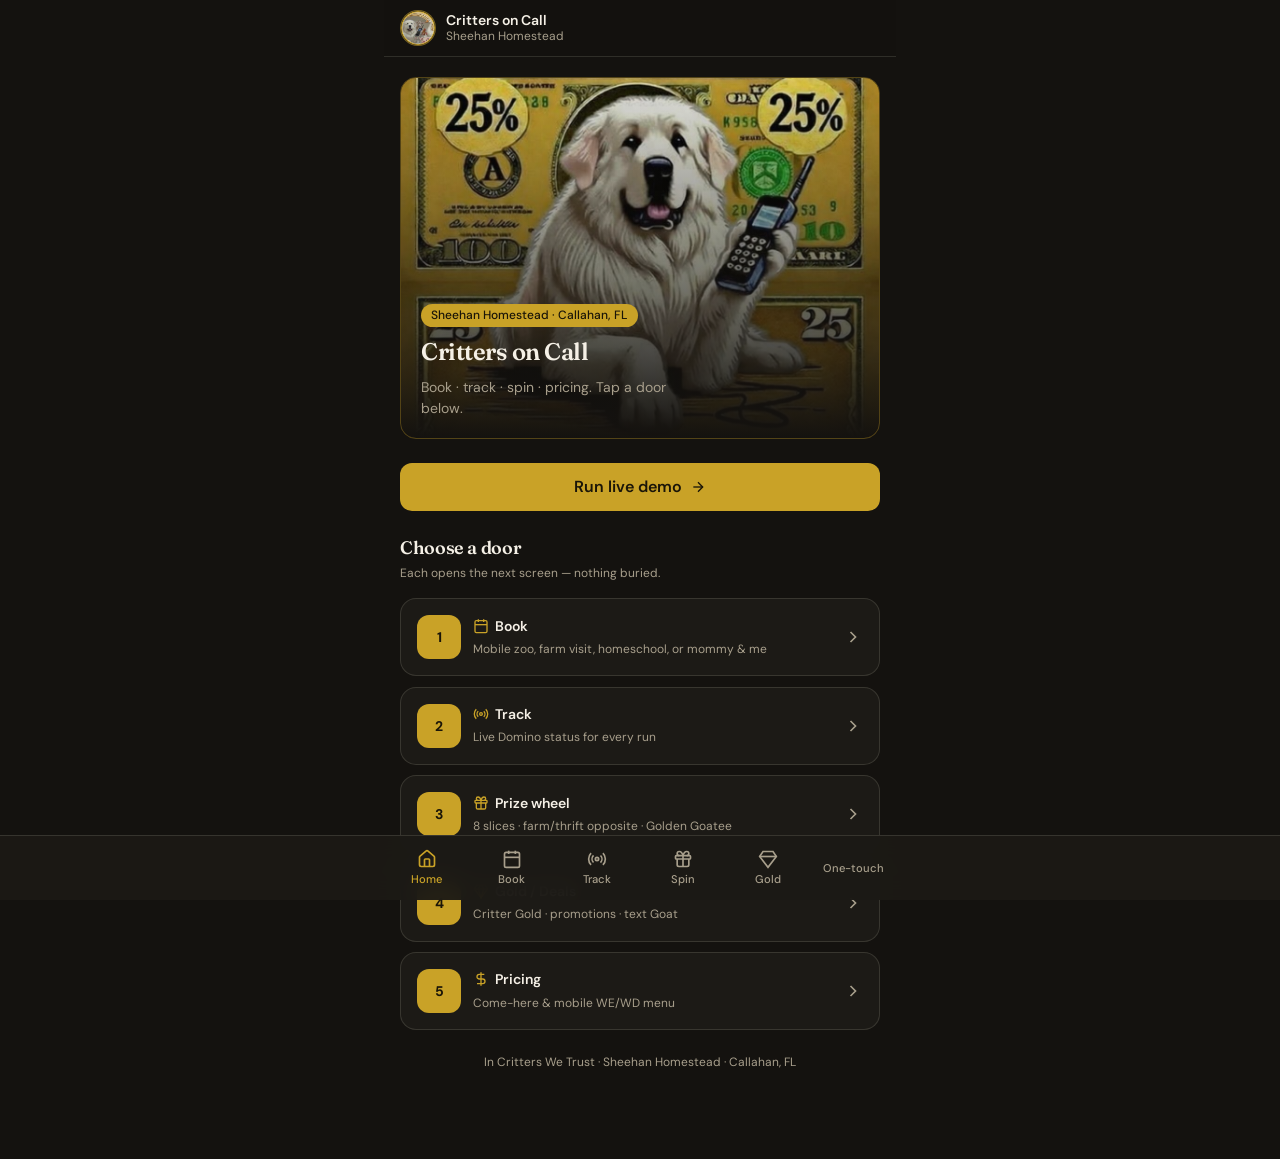
<file: index.html>
<!DOCTYPE html>
<html lang="en">
<head>
<meta charset="UTF-8" />
<meta name="viewport" content="width=device-width, initial-scale=1, viewport-fit=cover" />
<meta name="theme-color" content="#c9a227" />
<meta name="description" content="Critters on Call — mobile petting zoo, farm visits, homeschool. Sheehan Homestead, Callahan FL. Book and track the herd." />
<meta name="robots" content="noindex, nofollow" />
<meta property="og:title" content="Critters on Call · In Critters We Trust" />
<meta property="og:image" content="assets/og.jpg" />
<title>Critters on Call · In Critters We Trust</title>
<link rel="icon" type="image/png" href="assets/pyrenees-logo.png" />
<link rel="preconnect" href="https://fonts.googleapis.com" />
<link rel="preconnect" href="https://fonts.gstatic.com" crossorigin />
<link href="https://fonts.googleapis.com/css2?family=DM+Sans:ital,opsz,wght@0,9..40,400;0,9..40,500;0,9..40,600;0,9..40,700;1,9..40,400&family=Fraunces:ital,opsz,wght@0,9..144,500;0,9..144,600;0,9..144,700;1,9..144,500&display=swap" rel="stylesheet" />
<link rel="stylesheet" href="css/styles.css" />
</head>
<body>
<div class="app">
  <header class="site-header">
    <div class="site-header-inner">
      <a class="brand" href="index.html" aria-current="page">
        <img class="brand-logo" src="assets/pyrenees-logo.png" alt="" width="36" height="36" />
        <span class="min-w-0">
          <span class="brand-title">Critters on Call</span>
          <span class="brand-sub">Sheehan Homestead</span>
        </span>
      </a>
    </div>
  </header>

  <main class="main">
    <div class="stack">
      <section class="hero" aria-label="In Critters We Trust">
        <img src="assets/hero.jpg" alt="In Critters We Trust" width="640" height="360" />
        <div class="hero-fade" aria-hidden="true"></div>
        <div class="hero-copy">
          <span class="pill">Sheehan Homestead · Callahan, FL</span>
          <h1 style="font-size:1.5rem">Critters on Call</h1>
          <p class="text-sm muted" style="max-width:16rem">Book · track · spin · pricing. Tap a door below.</p>
        </div>
      </section>

      <a class="btn btn-primary btn-block" href="track.html" id="run-demo-link">Run live demo
        <svg width="16" height="16" viewBox="0 0 24 24" fill="none" stroke="currentColor" stroke-width="2" aria-hidden="true"><path d="M5 12h14"/><path d="m12 5 7 7-7 7"/></svg>
      </a>

      <section class="stack-sm">
        <div>
          <h2 style="font-size:1.125rem">Choose a door</h2>
          <p class="text-xs muted" style="margin-top:0.25rem">Each opens the next screen — nothing buried.</p>
        </div>
        <div class="door-grid">
          <a class="door" href="book.html">
            <span class="door-num">1</span>
            <span class="door-body">
              <span class="door-title">
                <svg viewBox="0 0 24 24" fill="none" stroke="currentColor" stroke-width="2" aria-hidden="true"><path d="M8 2v4"/><path d="M16 2v4"/><rect width="18" height="18" x="3" y="4" rx="2"/><path d="M3 10h18"/></svg>
                Book
              </span>
              <span class="door-desc">Mobile zoo, farm visit, homeschool, or mommy &amp; me</span>
            </span>
            <svg class="door-chevron" viewBox="0 0 24 24" fill="none" stroke="currentColor" stroke-width="2" aria-hidden="true"><path d="m9 18 6-6-6-6"/></svg>
          </a>
          <a class="door" href="track.html">
            <span class="door-num">2</span>
            <span class="door-body">
              <span class="door-title">
                <svg viewBox="0 0 24 24" fill="none" stroke="currentColor" stroke-width="2" aria-hidden="true"><path d="M4.9 19.1C1 15.2 1 8.8 4.9 4.9"/><path d="M7.8 16.2c-2.3-2.3-2.3-6.1 0-8.5"/><circle cx="12" cy="12" r="2"/><path d="M16.2 7.8c2.3 2.3 2.3 6.1 0 8.5"/><path d="M19.1 4.9C23 8.8 23 15.1 19.1 19"/></svg>
                Track
              </span>
              <span class="door-desc">Live Domino status for every run</span>
            </span>
            <svg class="door-chevron" viewBox="0 0 24 24" fill="none" stroke="currentColor" stroke-width="2" aria-hidden="true"><path d="m9 18 6-6-6-6"/></svg>
          </a>
          <a class="door" href="wheel.html">
            <span class="door-num">3</span>
            <span class="door-body">
              <span class="door-title">
                <svg viewBox="0 0 24 24" fill="none" stroke="currentColor" stroke-width="2" aria-hidden="true"><rect x="3" y="8" width="18" height="4" rx="1"/><path d="M12 8v13"/><path d="M19 12v7a2 2 0 0 1-2 2H7a2 2 0 0 1-2-2v-7"/><path d="M7.5 8a2.5 2.5 0 0 1 0-5A4.8 8 0 0 1 12 8a4.8 8 0 0 1 4.5-5 2.5 2.5 0 0 1 0 5"/></svg>
                Prize wheel
              </span>
              <span class="door-desc">8 slices · farm/thrift opposite · Golden Goatee</span>
            </span>
            <svg class="door-chevron" viewBox="0 0 24 24" fill="none" stroke="currentColor" stroke-width="2" aria-hidden="true"><path d="m9 18 6-6-6-6"/></svg>
          </a>
          <a class="door" href="gold.html">
            <span class="door-num">4</span>
            <span class="door-body">
              <span class="door-title">
                <svg viewBox="0 0 24 24" fill="none" stroke="currentColor" stroke-width="2" aria-hidden="true"><path d="M6 3h12l4 6-10 13L2 9Z"/><path d="M11 3 8 9l4 13 4-13-3-6"/><path d="M2 9h20"/></svg>
                Gold / Deals
              </span>
              <span class="door-desc">Critter Gold · promotions · text Goat</span>
            </span>
            <svg class="door-chevron" viewBox="0 0 24 24" fill="none" stroke="currentColor" stroke-width="2" aria-hidden="true"><path d="m9 18 6-6-6-6"/></svg>
          </a>
        
          <a class="door" href="pricing.html">
            <span class="door-num">5</span>
            <span class="door-body">
              <span class="door-title">
                <svg viewBox="0 0 24 24" fill="none" stroke="currentColor" stroke-width="2" aria-hidden="true"><path d="M12 2v20"/><path d="M17 5H9.5a3.5 3.5 0 0 0 0 7h5a3.5 3.5 0 0 1 0 7H6"/></svg>
                Pricing
              </span>
              <span class="door-desc">Come-here &amp; mobile WE/WD menu</span>
            </span>
            <svg class="door-chevron" viewBox="0 0 24 24" fill="none" stroke="currentColor" stroke-width="2" aria-hidden="true"><path d="m9 18 6-6-6-6"/></svg>
          </a>
        </div>
      </section>

      <p class="text-xs muted" style="text-align:center">In Critters We Trust · Sheehan Homestead · Callahan, FL</p>
    </div>
  </main>

  <nav class="bottom-nav" aria-label="Primary">
    <div class="bottom-nav-inner">
      <a class="nav-link is-active" href="index.html" aria-current="page">
        <svg viewBox="0 0 24 24" fill="none" stroke="currentColor" stroke-width="2" aria-hidden="true"><path d="M15 21v-8a1 1 0 0 0-1-1h-4a1 1 0 0 0-1 1v8"/><path d="M3 10a2 2 0 0 1 .709-1.528l7-5.999a2 2 0 0 1 2.582 0l7 5.999A2 2 0 0 1 21 10v9a2 2 0 0 1-2 2H5a2 2 0 0 1-2-2z"/></svg>
        Home
      </a>
      <a class="nav-link" href="book.html">
        <svg viewBox="0 0 24 24" fill="none" stroke="currentColor" stroke-width="2" aria-hidden="true"><path d="M8 2v4"/><path d="M16 2v4"/><rect width="18" height="18" x="3" y="4" rx="2"/><path d="M3 10h18"/></svg>
        Book
      </a>
      <a class="nav-link" href="track.html">
        <svg viewBox="0 0 24 24" fill="none" stroke="currentColor" stroke-width="2" aria-hidden="true"><path d="M4.9 19.1C1 15.2 1 8.8 4.9 4.9"/><path d="M7.8 16.2c-2.3-2.3-2.3-6.1 0-8.5"/><circle cx="12" cy="12" r="2"/><path d="M16.2 7.8c2.3 2.3 2.3 6.1 0 8.5"/><path d="M19.1 4.9C23 8.8 23 15.1 19.1 19"/></svg>
        Track
      </a>
      <a class="nav-link" href="wheel.html">
        <svg viewBox="0 0 24 24" fill="none" stroke="currentColor" stroke-width="2" aria-hidden="true"><rect x="3" y="8" width="18" height="4" rx="1"/><path d="M12 8v13"/><path d="M19 12v7a2 2 0 0 1-2 2H7a2 2 0 0 1-2-2v-7"/><path d="M7.5 8a2.5 2.5 0 0 1 0-5A4.8 8 0 0 1 12 8a4.8 8 0 0 1 4.5-5 2.5 2.5 0 0 1 0 5"/></svg>
        Spin
      </a>
      <a class="nav-link" href="gold.html">
        <svg viewBox="0 0 24 24" fill="none" stroke="currentColor" stroke-width="2" aria-hidden="true"><path d="M6 3h12l4 6-10 13L2 9Z"/><path d="M2 9h20"/></svg>
        Gold
      </a>
      <a class="nav-link" href="one-touch.html">
        One-touch
      </a>
    </div>
  </nav>
</div>
<script src="js/app.js"></script>
<script>
document.getElementById("run-demo-link").addEventListener("click", function (e) {
  e.preventDefault();
  COC.ensureDemoBooking();
  window.location.href = "track.html?code=COC-DEMO";
});
</script>
</body>
</html>
</file>
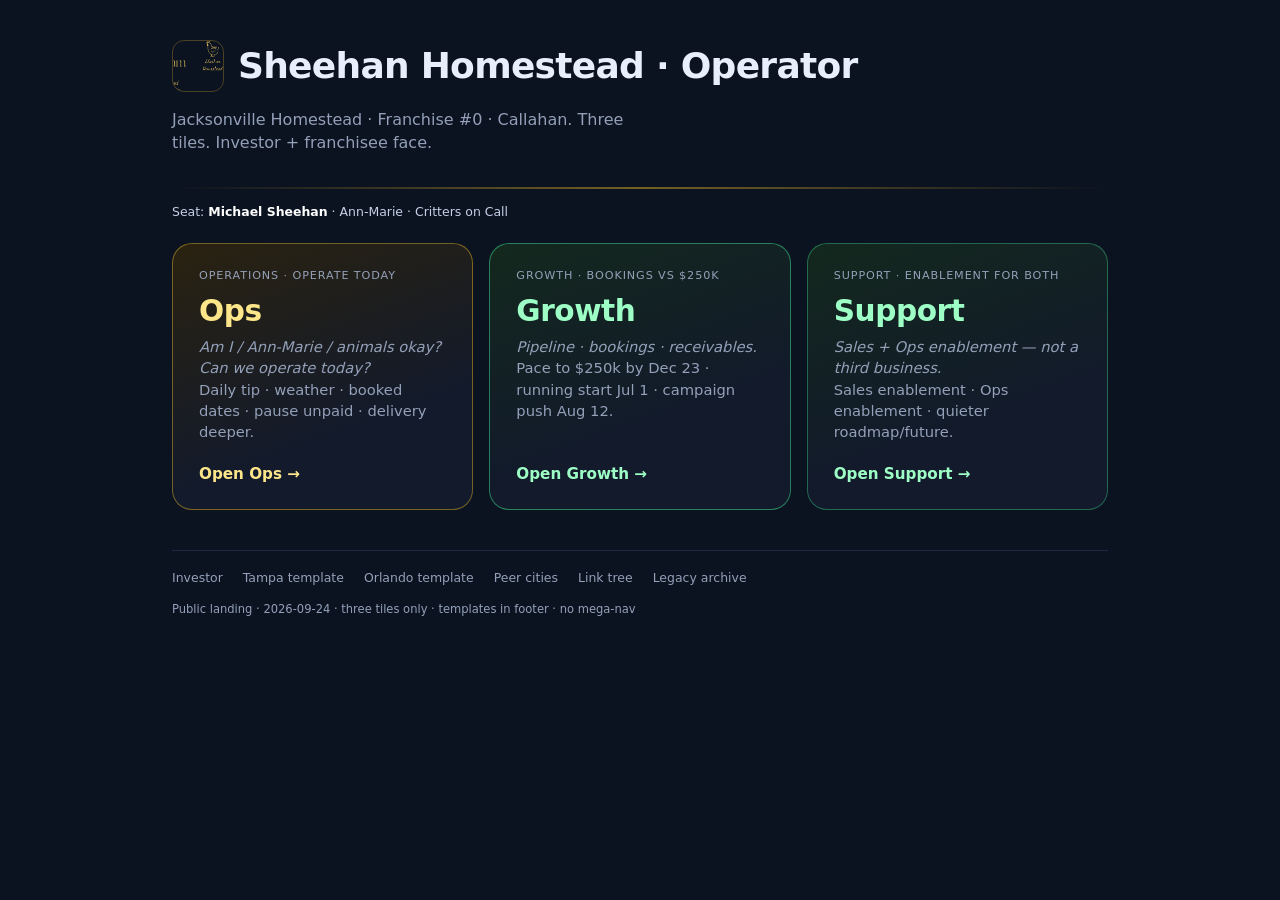
<file: exec/index.html>
<!DOCTYPE html>
<html lang="en"><head><meta charset="utf-8"/><meta name="viewport" content="width=device-width, initial-scale=1"/>
<title>Sheehan Homestead · Operator</title>
<style>
:root{--brand-green:#3dd68c;--brand-green-deep:#2f6b4f;--brand-gold:#c9a227;--brand-gold-bright:#fbbf24;--bg:#0b1220;--card:#121a2b;--panel:#0e1626;--line:#1e2a44;--text:#e8eefc;--muted:#93a0b8;--accent:var(--brand-green);--good:#3dd68c;--warn:#ffb020;--joy:#fbbf24}
*{box-sizing:border-box}body{margin:0;font-family:Inter,system-ui,-apple-system,sans-serif;background:var(--bg);color:var(--text);line-height:1.45}
a{color:var(--accent);text-decoration:none}a:hover{text-decoration:underline}
.wrap{max-width:980px;margin:0 auto;padding:40px 22px 72px}
header{margin:0 0 32px}
h1{font-size:clamp(1.6rem,3.4vw,2.25rem);margin:0 0 8px;letter-spacing:-.02em;font-weight:750}
.sub{color:var(--muted);font-size:1rem;max-width:48ch}
.hub{display:grid;grid-template-columns:repeat(3,1fr);gap:16px;margin:0 0 28px}
@media(max-width:820px){.hub{grid-template-columns:1fr}}
.tile{display:flex;flex-direction:column;justify-content:space-between;min-height:200px;padding:24px 26px;border-radius:20px;border:1px solid var(--line);background:var(--card);color:inherit;text-decoration:none;transition:border-color .15s,transform .12s}
.tile:hover{transform:translateY(-2px);text-decoration:none}
.tile .kicker{font-size:.7rem;text-transform:uppercase;letter-spacing:.08em;color:var(--muted);margin-bottom:10px}
.tile h2{margin:0 0 8px;font-size:clamp(1.45rem,2.8vw,1.85rem);letter-spacing:-.015em;line-height:1.15}
.tile p{margin:0;color:var(--muted);font-size:.92rem;max-width:30ch}
.tile .go{margin-top:20px;font-size:.95rem;font-weight:800}
.tile.ops{border-color:#c9a22788;background:linear-gradient(160deg,#2a2210,#121a2b 68%)}.tile.ops h2{color:#fde68a}.tile.ops .go{color:#fde68a}
.tile.growth{border-color:#3dd68c88;background:linear-gradient(160deg,#13281d,#121a2b 65%)}.tile.growth h2{color:#9dffc5}.tile.growth .go{color:#9dffc5}
.tile.support{border-color:#3dd68c66;background:linear-gradient(160deg,#13281d,#121a2b 65%)}.tile.support h2{color:#9dffc5}.tile.support .go{color:#9dffc5}
.q{margin:0 0 10px;font-size:.78rem;color:#c5d0e6;font-style:italic}
footer{margin-top:40px;padding-top:18px;border-top:1px solid var(--line);display:flex;flex-wrap:wrap;gap:12px 20px;align-items:center}
footer a{font-size:.78rem;color:var(--muted)}footer a:hover{color:var(--text)}
.note{color:var(--muted);font-size:.72rem;margin-top:14px}
.face{font-size:.78rem;color:#c5d0e6;margin:0 0 22px}
.face b{color:#fff}
.hair{height:2px;border:0;margin:0 0 14px;background:linear-gradient(90deg,transparent,var(--brand-gold),transparent);opacity:.55}
</style></head>
<body><div class="wrap">

<header>
  <div style="display:flex;align-items:center;gap:14px;margin:0 0 8px"><img src="collateral/hen-logo-flyer-gold-tight.png" alt="" width="52" height="52" style="border-radius:12px;border:1px solid #c9a22755"/><h1 style="margin:0">Sheehan Homestead · Operator</h1></div>
  <p class="sub">Jacksonville Homestead · Franchise #0 · Callahan. Three tiles. Investor + franchisee face.</p>
</header>
<hr class="hair"/>
<p class="face">Seat: <b>Michael Sheehan</b> · Ann-Marie · Critters on Call</p>

<nav class="hub" aria-label="Operations Growth Support">
  <a class="tile ops" href="ops-today.html">
    <div>
      <div class="kicker">Operations · operate today</div>
      <h2>Ops</h2>
      <p class="q">Am I / Ann-Marie / animals okay? Can we operate today?</p>
      <p>Daily tip · weather · booked dates · pause unpaid · delivery deeper.</p>
    </div>
    <div class="go">Open Ops →</div>
  </a>
  <a class="tile growth" href="growth-simple.html">
    <div>
      <div class="kicker">Growth · bookings vs $250k</div>
      <h2>Growth</h2>
      <p class="q">Pipeline · bookings · receivables.</p>
      <p>Pace to $250k by Dec 23 · running start Jul 1 · campaign push Aug 12.</p>
    </div>
    <div class="go">Open Growth →</div>
  </a>
  <a class="tile support" href="support-home.html">
    <div>
      <div class="kicker">Support · enablement for both</div>
      <h2>Support</h2>
      <p class="q">Sales + Ops enablement — not a third business.</p>
      <p>Sales enablement · Ops enablement · quieter roadmap/future.</p>
    </div>
    <div class="go">Open Support →</div>
  </a>
</nav>

<footer>
  <a href="investor-home.html">Investor</a>
  <a href="market-tampa.html">Tampa template</a>
  <a href="market-orlando.html">Orlando template</a>
  <a href="franchise-peer-cities.html">Peer cities</a>
  <a href="link-tree.html">Link tree</a>
  <a href="layer-zero-archive.html">Legacy archive</a>
</footer>
<p class="note">Public landing · 2026-09-24 · three tiles only · templates in footer · no mega-nav</p>
</div></body></html>
</file>
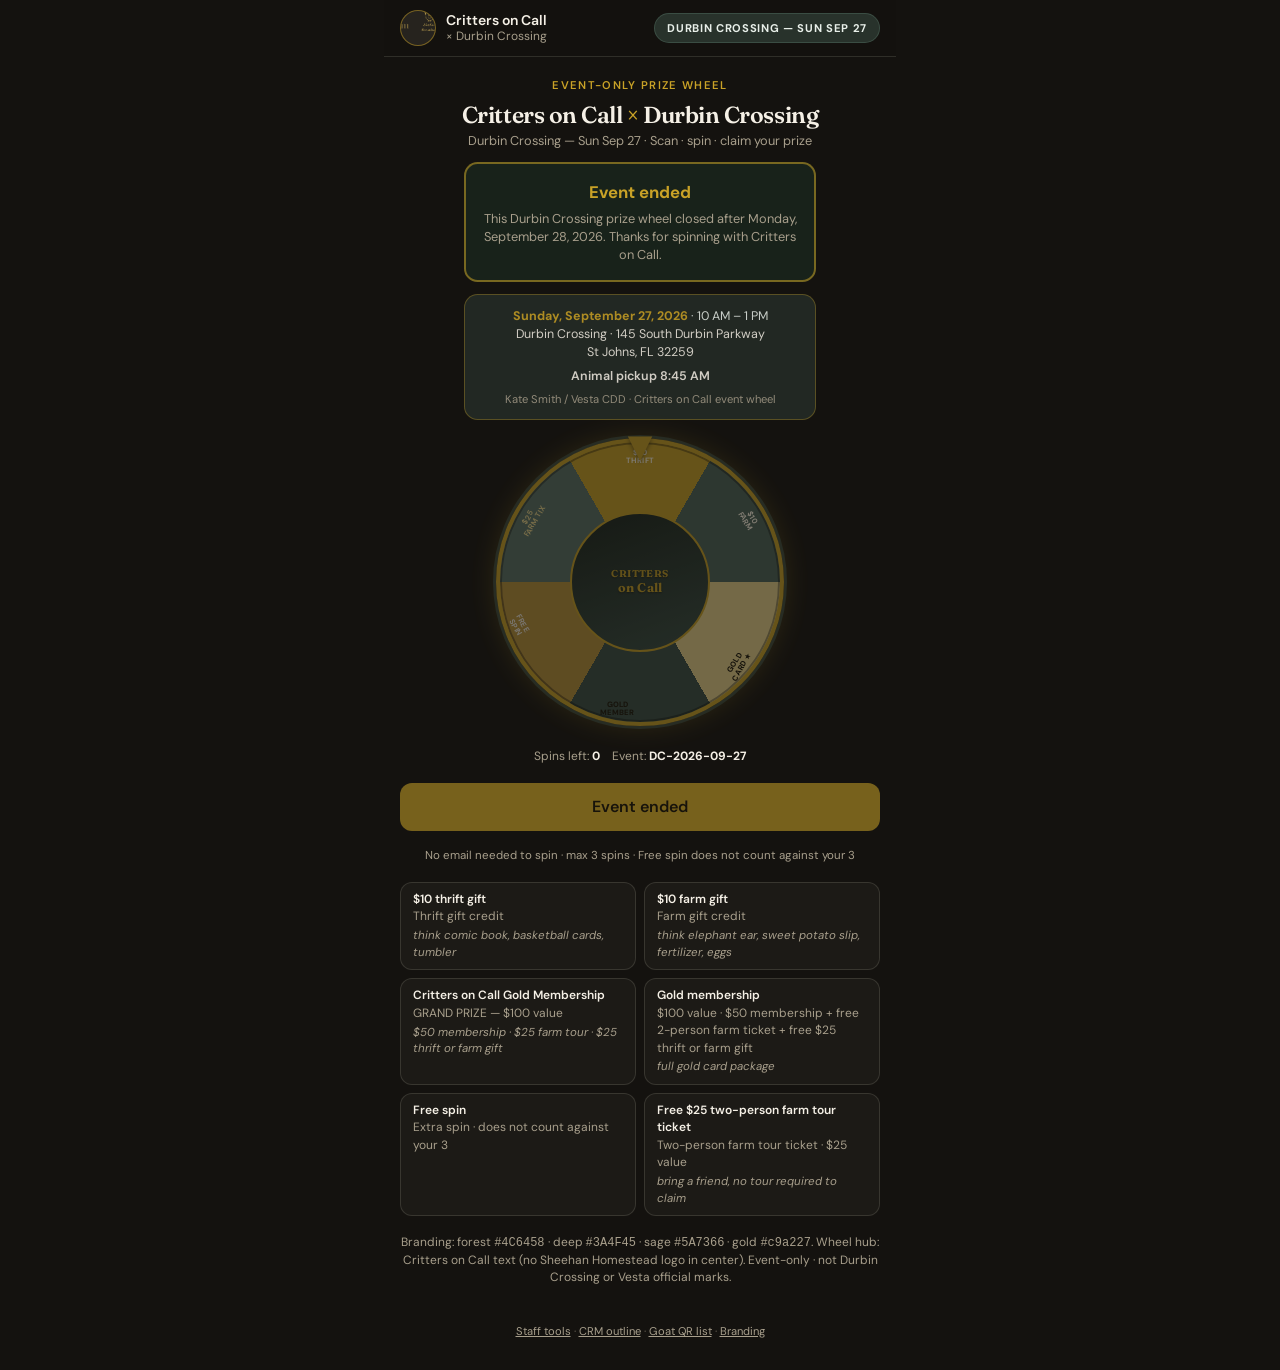
<file: events/durbin-crossing-2026-09-27/index.html>
<!DOCTYPE html>
<html lang="en">
<head>
<meta charset="UTF-8" />
<meta name="viewport" content="width=device-width, initial-scale=1, viewport-fit=cover" />
<meta name="theme-color" content="#c9a227" />
<meta name="description" content="Critters on Call × Durbin Crossing — Sunday Sep 27, 2026 prize wheel. Spin for thrift & farm gifts, farm ticket, Gold membership, Gold Membership package. St. Johns FL." />
<meta name="robots" content="noindex, nofollow" />
<meta property="og:title" content="Spin the Wheel · Critters on Call × Durbin Crossing" />
<meta property="og:description" content="Event-only prize wheel — Sep 27, 2026. Scan a Golden Goat, spin, claim your prize." />
<meta property="og:type" content="website" />
<title>Spin · Critters on Call × Durbin Crossing · Sep 27 2026</title>
<link rel="icon" type="image/png" href="hen-mark-gold.png" />
<link rel="preconnect" href="https://fonts.googleapis.com" />
<link rel="preconnect" href="https://fonts.gstatic.com" crossorigin />
<link href="https://fonts.googleapis.com/css2?family=DM+Sans:ital,opsz,wght@0,9..40,400;0,9..40,500;0,9..40,600;0,9..40,700;1,9..40,400&family=Fraunces:ital,opsz,wght@0,9..144,500;0,9..144,600;0,9..144,700;1,9..144,500&display=swap" rel="stylesheet" />
<link rel="stylesheet" href="../../css/styles.css" />
<style>
  /* Forest greens sampled from wife chicken-in-circle logo — NOT website leaf, NOT gold-card */
  :root {
    --forest: #4C6458;
    --forest-deep: #3A4F45;
    --sage: #5A7366;
    --card-gold: #c9a227;
    --gold-deep: #B8923A;
    --cream: #F3EEE4;
    --leaf: #4C6458;
  }
  .main { padding-bottom: calc(2rem + var(--safe-b)); }
  .event-badge {
    display: inline-flex; align-items: center; gap: 0.4rem;
    border-radius: 999px; border: 1px solid rgba(76,100,88,0.55);
    background: rgba(76,100,88,0.4); color: #e8efe9;
    font-size: 0.7rem; font-weight: 700; letter-spacing: 0.06em;
    text-transform: uppercase; padding: 0.35rem 0.75rem;
  }
  .event-title {
    font-family: var(--display); font-size: 1.45rem; text-align: center;
    margin: 0.5rem 0 0.2rem; line-height: 1.2;
  }
  .event-title span { color: var(--card-gold); }
  .event-sub { text-align: center; font-size: 0.8rem; color: var(--muted); line-height: 1.4; }
  .event-details {
    margin: 0.75rem auto 0; max-width: 22rem;
    padding: 0.75rem 0.9rem;
    border-radius: 0.85rem;
    border: 1px solid rgba(201,162,39,0.4);
    background: rgba(58,79,69,0.45);
    text-align: center; font-size: 0.78rem; line-height: 1.45; color: #e8efe9;
  }
  .event-details strong { color: var(--card-gold); font-weight: 700; }
  .event-details .addr { margin-top: 0.35rem; color: var(--cream); }
  .event-details .pickup { margin-top: 0.35rem; font-weight: 600; color: #F3EEE4; }
  .event-details .host { margin-top: 0.4rem; font-size: 0.7rem; color: var(--muted); }
  .wheel-hub-brand {
    display: flex; flex-direction: column; align-items: center; justify-content: center;
    text-align: center; padding: 0.35rem; line-height: 1.1;
    font-family: var(--display); font-weight: 700; color: var(--card-gold);
    text-shadow: 0 1px 2px rgba(0,0,0,0.45);
    pointer-events: none; user-select: none;
  }
  .wheel-hub-brand .hub-top { font-size: 0.62rem; letter-spacing: 0.04em; text-transform: uppercase; opacity: 0.95; }
  .wheel-hub-brand .hub-mid { font-size: 0.78rem; letter-spacing: 0.02em; margin-top: 0.1rem; }
  .dc-wheel .wheel-hub {
    background: linear-gradient(160deg, #1a241c, #3A4F45);
    border-color: var(--card-gold);
  }
  .goat-chip {
    text-align: center; font-size: 0.75rem; font-weight: 600; color: var(--card-gold);
    margin-top: 0.35rem;
  }
  .spin-meta {
    display: flex; justify-content: center; gap: 0.75rem; flex-wrap: wrap;
    font-size: 0.75rem; color: var(--muted); margin-top: 0.25rem;
  }
  .spin-meta strong { color: var(--fg); }
  /* 6 equal 60° wedges */
  .prize-wheel.dc-wheel {
    background: conic-gradient(
      from -30deg,
      #c9a227 0deg 60deg,
      #4C6458 60deg 120deg,
      #E8D48C 120deg 180deg,
      #3A4F45 180deg 240deg,
      #B8923A 240deg 300deg,
      #5A7366 300deg 360deg
    );
    box-shadow:
      0 0 0 3px rgba(76,100,88,0.6),
      0 0 28px rgba(201,162,39,0.35),
      inset 0 0 0 2px rgba(0,0,0,0.35);
  }
  .wheel-label.is-premium { color: #1a1508; font-weight: 800; }
  .wheel-label.is-gift { color: #fff8e6; }
  .wheel-label.is-again { color: #F3EEE4; font-weight: 700; }
  .wheel-label.is-membership { color: #1a1508; font-weight: 800; }
  .field { display: flex; flex-direction: column; gap: 0.3rem; margin-top: 0.75rem; }
  .field label { font-size: 0.75rem; font-weight: 600; color: var(--muted); }
  .field input {
    border-radius: 0.65rem; border: 1px solid var(--border);
    background: var(--bg); padding: 0.7rem 0.85rem; font-size: 1rem;
  }
  .field input:focus { outline: 2px solid var(--gold-ring); border-color: var(--card-gold); }
  .field-error { color: #f0a0a0; font-size: 0.75rem; margin-top: 0.5rem; min-height: 1.1em; }
  .field-or {
    text-align: center; font-size: 0.72rem; color: var(--muted);
    font-weight: 600; margin: 0.55rem 0 0; letter-spacing: 0.04em;
  }
  .code-box {
    margin-top: 0.75rem; padding: 0.75rem; border-radius: 0.75rem;
    border: 1px dashed rgba(201,162,39,0.55); background: rgba(201,162,39,0.1);
    text-align: center; font-family: ui-monospace, monospace;
    font-size: 1.15rem; font-weight: 700; color: var(--card-gold); letter-spacing: 0.06em;
  }
  .code-hint { font-size: 0.72rem; color: var(--muted); text-align: center; margin-top: 0.35rem; line-height: 1.35; }
  .premium-banner {
    border-radius: 0.85rem; border: 2px solid var(--card-gold);
    background: linear-gradient(145deg, #2a2414, #1c1410);
    padding: 0.85rem; text-align: center; margin-top: 0.5rem;
  }
  .premium-banner strong { color: var(--card-gold); }
  .admin-link {
    display: block; text-align: center; font-size: 0.7rem; color: var(--subtle);
    margin-top: 1.25rem;
  }
  .admin-link a { color: var(--muted); text-decoration: underline; }
  .rules-note {
    font-size: 0.72rem; color: var(--muted); text-align: center;
    line-height: 1.4; margin: 0;
  }
  .btn.is-locked { opacity: 0.55; cursor: not-allowed; }
  .cta-row { display: flex; flex-direction: column; gap: 0.5rem; margin-top: 0.75rem; }
  .claim-panel {
    margin-top: 0.85rem; padding: 0.9rem;
    border-radius: 0.9rem;
    border: 2px solid rgba(201,162,39,0.55);
    background: linear-gradient(160deg, rgba(76,100,88,0.5), rgba(26,36,28,0.9));
  }
  .claim-panel h3 {
    font-family: var(--display); font-size: 1.05rem; margin: 0 0 0.35rem;
    color: var(--cream); text-align: center;
  }
  .claim-panel .claim-sub {
    font-size: 0.72rem; color: var(--muted); text-align: center;
    line-height: 1.35; margin: 0 0 0.75rem;
  }
  .claim-contact-vis {
    text-align: center; font-size: 0.82rem; line-height: 1.55;
    color: var(--cream); margin: 0.75rem 0 0;
  }
  .claim-contact-vis a {
    color: var(--card-gold); font-weight: 700; text-decoration: underline;
  }
  .btn-sms {
    display: flex; flex-direction: column; align-items: center; justify-content: center;
    gap: 0.15rem; text-decoration: none; text-align: center;
    background: rgba(90,115,102,0.55); color: #F3EEE4 !important;
    font-weight: 700; font-size: 0.95rem;
    padding: 0.75rem 0.85rem; border-radius: 0.75rem;
    border: 1px solid rgba(201,162,39,0.35);
  }
  .btn-sms small {
    font-size: 0.72rem; font-weight: 600; opacity: 0.85; letter-spacing: 0.02em;
  }
  .btn-mail {
    display: block; text-align: center; text-decoration: none;
    background: rgba(90,115,102,0.4); color: #F3EEE4 !important;
    font-weight: 600; font-size: 0.9rem; padding: 0.7rem;
    border-radius: 0.75rem; border: 1px solid rgba(201,162,39,0.3);
  }
  .secondary-unlock {
    margin-top: 0.85rem; padding-top: 0.75rem;
    border-top: 1px solid rgba(201,162,39,0.25);
  }
  .secondary-unlock summary {
    cursor: pointer; font-size: 0.78rem; font-weight: 600; color: var(--muted);
    list-style: none; text-align: center;
  }
  .secondary-unlock summary::-webkit-details-marker { display: none; }
  .again-banner {
    border-radius: 0.85rem; border: 2px dashed rgba(201,162,39,0.55);
    background: rgba(76,100,88,0.4); padding: 0.85rem; text-align: center; margin-top: 0.5rem;
  }
  .again-banner strong { color: var(--card-gold); }
  .farm-claim {
    margin-top: 0.75rem; padding: 0.9rem;
    border-radius: 0.85rem;
    border: 2px solid rgba(201,162,39,0.55);
    background: rgba(26,36,28,0.92);
    text-align: center;
  }
  .farm-claim strong {
    color: var(--card-gold); font-size: 1.05rem; display: block; margin-bottom: 0.4rem;
  }
  .farm-claim .farm-addr {
    font-size: 0.9rem; color: var(--cream); line-height: 1.45; font-weight: 600;
  }
  .farm-claim .farm-hint {
    font-size: 0.72rem; color: var(--muted); margin-top: 0.4rem; line-height: 1.35;
  }
  /* Labels mid-wedge: JS uses i*60° with conic from -30deg (centers 0/60/120/180/240/300) */
  .dc-wheel .wheel-label {
    font-size: 0.48rem;
    letter-spacing: 0.01em;
  }
  .dc-wheel .wheel-label span {
    top: 0.4rem;
    width: 2.85rem;
    max-width: 28%;
    line-height: 1.05;
    word-break: break-word;
  }
  .ended-banner {
    margin: 0.75rem auto 0; max-width: 22rem;
    padding: 1rem 0.9rem;
    border-radius: 0.85rem;
    border: 2px solid rgba(201,162,39,0.55);
    background: rgba(26,36,28,0.92);
    text-align: center;
  }
  .ended-banner strong { color: var(--card-gold); font-size: 1.05rem; display: block; margin-bottom: 0.35rem; }
  .ended-banner p { font-size: 0.8rem; color: var(--muted); line-height: 1.4; margin: 0; }
  .soft-expiry {
    text-align: center; font-size: 0.72rem; color: var(--muted);
    margin: 0.35rem 0 0; line-height: 1.35;
  }
  .review-prompt {
    margin-top: 0.85rem; padding: 0.75rem;
    border-radius: 0.75rem;
    border: 1px solid rgba(201,162,39,0.4);
    background: rgba(76,100,88,0.35);
    text-align: center;
  }
  .review-prompt a {
    color: var(--card-gold); font-weight: 700; font-size: 0.95rem;
    text-decoration: underline;
  }
  .review-prompt .hint { font-size: 0.7rem; color: var(--muted); margin-top: 0.25rem; }
  .teaser { font-size: 0.72rem; color: var(--muted); font-style: italic; }
</style>
</head>
<body>
<div class="app">
  <header class="site-header">
    <div class="site-header-inner">
      <a class="brand" href="../../index.html">
        <img class="brand-logo" src="hen-mark-gold.png" alt="" width="36" height="36" />
        <span>
          <span class="brand-title">Critters on Call</span>
          <span class="brand-sub">× Durbin Crossing</span>
        </span>
      </a>
      <span class="event-badge" id="event-badge">Durbin Crossing — Sun Sep 27</span>
    </div>
  </header>

  <main class="main">
    <div class="stack" style="gap:1.1rem">
      <div style="text-align:center">
        <p class="tracker-kicker" style="margin:0">Event-only prize wheel</p>
        <h1 class="event-title">Critters on Call <span>×</span> Durbin Crossing</h1>
        <p class="event-sub">Durbin Crossing — Sun Sep 27 · Scan · spin · claim your prize</p>
        <p class="soft-expiry" id="soft-expiry">Wheel open through Mon Sep 28</p>
        <div class="ended-banner" id="ended-banner" hidden>
          <strong>Event ended</strong>
          <p>This Durbin Crossing prize wheel closed after Monday, September 28, 2026. Thanks for spinning with Critters on Call.</p>
        </div>
        <div class="event-details" id="event-details">
          <strong>Sunday, September 27, 2026</strong> · 10 AM – 1 PM<br />
          <span class="addr">Durbin Crossing · 145 South Durbin Parkway<br />St Johns, FL 32259</span>
          <p class="pickup">Animal pickup 8:45 AM</p>
          <p class="host">Kate Smith / Vesta CDD · Critters on Call event wheel</p>
        </div>
        <p class="goat-chip" id="goat-chip" hidden></p>
      </div>

      <div class="wheel-wrap">
        <div class="wheel-pointer" aria-hidden="true">▼</div>
        <div class="prize-wheel dc-wheel" id="prize-wheel" style="transform:rotate(0deg)">
          <span class="wheel-hub" aria-label="Critters on Call">
            <span class="wheel-hub-brand">
              <span class="hub-top">Critters</span>
              <span class="hub-mid">on Call</span>
            </span>
          </span>
        </div>
      </div>

      <div class="spin-meta">
        <span>Spins left: <strong id="spins-left">3</strong></span>
        <span>Event: <strong>DC-2026-09-27</strong></span>
      </div>

      <button class="btn btn-primary btn-block" type="button" id="spin-btn">Spin the wheel</button>
      <p class="rules-note">No email needed to spin · max 3 spins · Free spin does not count against your 3</p>

      <div class="win-card" id="win-card" hidden>
        <p class="tracker-kicker" id="win-kicker">You won</p>
        <h2 class="font-display" id="win-label" style="font-size:1.25rem;margin-top:0.35rem"></h2>
        <p class="text-sm" id="win-value" style="margin-top:0.25rem;color:var(--card-gold);font-weight:600"></p>
        <p class="teaser" id="win-teaser" style="margin-top:0.35rem"></p>
        <p class="text-sm muted" id="win-note" style="margin-top:0.45rem;line-height:1.45"></p>
        <div class="code-box" id="win-code" hidden></div>
        <p class="code-hint" id="win-code-hint" hidden></p>
        <div class="premium-banner" id="premium-banner" hidden>
          <strong>GRAND PRIZE — Critters on Call Gold Membership</strong>
          <p class="text-xs muted" style="margin-top:0.35rem;line-height:1.4">$100 value · $50 membership · $25 farm tour · $25 thrift or farm gift. Come to the farm to claim.</p>
        </div>
        <div class="again-banner" id="again-banner" hidden>
          <strong>Free spin!</strong>
          <p class="text-xs muted" style="margin-top:0.35rem;line-height:1.4">This free spin does not count against your 3-spin limit. Hit Spin again.</p>
        </div>

        <div class="cta-row" id="claim-cta-row"></div>

        <div class="claim-panel" id="claim-panel" hidden>
          <h3>Claim your prize</h3>
          <p class="claim-sub">Tap email or text to message us with your prize — then come to the farm. This page does <strong>not</strong> save claims by itself.</p>
          <div class="cta-row" id="claim-contact-row"></div>
          <p class="claim-contact-vis" id="claim-contact-vis">
            Email: <a id="claim-mail-link" href="mailto:sheehanhomestead@gmail.com">sheehanhomestead@gmail.com</a><br />
            Text: <a id="claim-sms-link" href="sms:9142631311">914-263-1311</a>
          </p>
          <p class="claim-honest text-xs muted" style="text-align:center;margin:0.65rem 0 0;line-height:1.35">Show this screen at the farm. Staff confirm by your message or code — not by anything stored in the browser alone.</p>
        </div>

        <div class="farm-claim" id="farm-claim" hidden>
          <strong>Come to the farm to claim</strong>
          <p class="farm-addr">44065 Cushman Road<br />Callahan, FL 32011</p>
          <p class="farm-hint">Show this screen or your code at the farm. No tour required — claim and go.</p>
        </div>

        <div class="review-prompt" id="review-prompt" hidden>
          <a id="review-link" href="https://g.page/r/CS74JMTm3xrWEAE/review" target="_blank" rel="noopener">Love it? Leave a Google review</a>
          <p class="hint">Optional · Sheehan Homestead on Google</p>
        </div>

        <div class="cta-row" id="win-ctas"></div>
      </div>

      <ul class="prize-list" id="prize-list"></ul>

      <p class="text-xs muted" style="text-align:center;line-height:1.4;margin:0">
        Branding: forest <code>#4C6458</code> · deep <code>#3A4F45</code> · sage <code>#5A7366</code> · gold <code>#c9a227</code>.
        Wheel hub: Critters on Call text (no Sheehan Homestead logo in center).
        Event-only · not Durbin Crossing or Vesta official marks.
      </p>
      <p class="admin-link"><a href="admin.html">Staff tools</a> · <a href="OUTLINE.md">CRM outline</a> · <a href="QR-STICKERS.md">Goat QR list</a> · <a href="BRANDING.md">Branding</a></p>
    </div>
  </main>
</div>

<div class="toast" id="toast" role="status"></div>

<script>
(function () {
  "use strict";

  var EVENT_ID = "durbin-crossing-2026-09-27";
  var EVENT_DATE = "2026-09-27";
  var EVENT_LABEL = "Sunday, September 27, 2026";
  var MAX_SPINS = 3;
  /* End of Mon Sep 28 night = start of Tue Sep 29 America/New_York */
  var EXPIRES_Y = 2026;
  var EXPIRES_M = 9;
  var EXPIRES_D = 29;
  var STORE_LEADS = "coc_dc_leads_v1";
  var STORE_DEVICE = "coc_dc_device_v2_" + EVENT_ID;
  var STORE_STATUE = "coc_dc_gold_awards_v1_" + EVENT_ID; /* legacy key; grand prize no longer capped */
  var STORE_IDENTITY = "coc_dc_identity_spins_v1_" + EVENT_ID;
  var FB_URL = "https://www.facebook.com/profile.php?id=61556795506312";
  var REVIEW_URL = "https://g.page/r/CS74JMTm3xrWEAE/review";
  var FARM_ADDRESS = "44065 Cushman Road, Callahan, FL 32011";
  var CLAIM_EMAIL = "sheehanhomestead@gmail.com";
  var CLAIM_SMS = "9142631311";
  var CLAIM_SMS_DISPLAY = "914-263-1311";
  var WEBHOOK_STUB = "";

  /* 6 segments — equal 60° wedges; weights can vary */
  var PRIZES = [
    {
      id: "thrift-10",
      label: "$10 thrift gift",
      short: "$10<br>THRIFT",
      value: "Thrift gift credit",
      teaser: "think comic book, basketball cards, tumbler",
      kind: "gift",
      codePrefix: "DC10T",
      fulfill: "Show this code at the farm / thrift for a $10 thrift gift. Event-only · Durbin Crossing Sep 27 2026."
    },
    {
      id: "farm-10",
      label: "$10 farm gift",
      short: "$10<br>FARM",
      value: "Farm gift credit",
      teaser: "think elephant ear, sweet potato slip, fertilizer, eggs",
      kind: "gift",
      codePrefix: "DC10F",
      fulfill: "Show this code for a $10 farm gift. Event-only · Durbin Crossing Sep 27 2026."
    },
    {
      id: "gold-pkg",
      label: "Critters on Call Gold Membership",
      short: "GOLD<br>CARD",
      value: "GRAND PRIZE — $100 value",
      teaser: "$50 membership · $25 farm tour · $25 thrift or farm gift",
      kind: "grand",
      codePrefix: "DCGPKG",
      fulfill: "Critters on Call Gold Membership · $100 value. $50 membership · $25 farm tour · $25 thrift or farm gift. Come to the farm to claim."
    },
    {
      id: "gold-membership",
      label: "Gold membership",
      short: "GOLD<br>MEMBER",
      value: "$100 value · $50 membership + free 2-person farm ticket + free $25 thrift or farm gift",
      teaser: "full gold card package",
      kind: "membership",
      codePrefix: "DCGOLD",
      fulfill: "Critter Gold membership package ($100 value). Show staff this screen to activate."
    },
    {
      id: "free-spin",
      label: "Free spin",
      short: "FREE<br>SPIN",
      value: "Extra spin · does not count against your 3",
      teaser: "",
      kind: "again",
      fulfill: "You get another spin! This free spin does not count against your 3-spin limit."
    },
    {
      id: "farm-ticket-25",
      label: "Free $25 two-person farm tour ticket",
      short: "$25<br>FARM TIX",
      value: "Two-person farm tour ticket · $25 value",
      teaser: "bring a friend, no tour required to claim",
      kind: "ticket",
      codePrefix: "DC25X",
      fulfill: "Free $25 two-person farm tour ticket. Bring a friend — no tour required to claim at the farm. Event-only · Durbin Crossing Sep 27 2026."
    }
  ];

  /* Weights sum 100. Indices match PRIZES. Grand prize uncapped. */
  var WEIGHTS = [35, 20, 8, 10, 15, 12];

  var slice = 360 / PRIZES.length;
  var rotation = 0;
  var spinning = false;
  var reduceMotion = false;
  var pending = null;
  var pendingCode = null;
  var pendingClaimed = false;
  var goatId = null;
  var claimFormOpen = false;

  var wheel = document.getElementById("prize-wheel");
  var spinBtn = document.getElementById("spin-btn");
  var spinsLeftEl = document.getElementById("spins-left");
  var winCard = document.getElementById("win-card");
  var winLabel = document.getElementById("win-label");
  var winValue = document.getElementById("win-value");
  var winTeaser = document.getElementById("win-teaser");
  var winNote = document.getElementById("win-note");
  var winCode = document.getElementById("win-code");
  var winCodeHint = document.getElementById("win-code-hint");
  var premiumBanner = document.getElementById("premium-banner");
  var againBanner = document.getElementById("again-banner");
  var claimPanel = document.getElementById("claim-panel");
  var claimCtaRow = document.getElementById("claim-cta-row");
  var claimContactRow = document.getElementById("claim-contact-row");
  var winCtas = document.getElementById("win-ctas");
  var farmClaim = document.getElementById("farm-claim");
  var prizeList = document.getElementById("prize-list");
  var toastEl = document.getElementById("toast");
  var goatChip = document.getElementById("goat-chip");

  try {
    reduceMotion = window.matchMedia("(prefers-reduced-motion: reduce)").matches;
  } catch (e) {}

  function toast(msg) {
    if (!toastEl) return;
    toastEl.textContent = msg;
    toastEl.classList.add("is-on");
    clearTimeout(toast._t);
    toast._t = setTimeout(function () { toastEl.classList.remove("is-on"); }, 2800);
  }

  function parseGoat() {
    try {
      var g = new URLSearchParams(location.search).get("goat") || "";
      g = String(g).replace(/\D/g, "");
      if (g.length === 1) g = "0" + g;
      if (/^(0[1-9]|1[0-2])$/.test(g)) {
        goatId = g;
        goatChip.hidden = false;
        goatChip.textContent = "Golden Goat sticker #" + g;
      }
    } catch (e) {}
  }

  function readLeads() {
    try {
      var raw = localStorage.getItem(STORE_LEADS);
      var arr = raw ? JSON.parse(raw) : [];
      return Array.isArray(arr) ? arr : [];
    } catch (e) { return []; }
  }

  function writeLeads(arr) {
    try { localStorage.setItem(STORE_LEADS, JSON.stringify(arr)); } catch (e) {}
  }

  function readDevice() {
    try {
      var raw = localStorage.getItem(STORE_DEVICE);
      var obj = raw ? JSON.parse(raw) : null;
      if (!obj || typeof obj !== "object") {
        obj = { event_id: EVENT_ID, spins: 0, email_norm: null, phone_norm: null, lastLeadId: null };
      }
      return obj;
    } catch (e) {
      return { event_id: EVENT_ID, spins: 0, email_norm: null, phone_norm: null, lastLeadId: null };
    }
  }

  function writeDevice(obj) {
    try { localStorage.setItem(STORE_DEVICE, JSON.stringify(obj)); } catch (e) {}
  }

  function readIdentityMap() {
    try {
      var raw = localStorage.getItem(STORE_IDENTITY);
      var obj = raw ? JSON.parse(raw) : {};
      return obj && typeof obj === "object" ? obj : {};
    } catch (e) { return {}; }
  }

  function writeIdentityMap(obj) {
    try { localStorage.setItem(STORE_IDENTITY, JSON.stringify(obj)); } catch (e) {}
  }

  function identityKey(emailNorm, phoneNorm) {
    if (emailNorm) return "e:" + emailNorm;
    if (phoneNorm) return "p:" + phoneNorm;
    return null;
  }

  function getIdentitySpins(emailNorm, phoneNorm) {
    var map = readIdentityMap();
    var max = 0;
    if (emailNorm && map["e:" + emailNorm] != null) max = Math.max(max, map["e:" + emailNorm] | 0);
    if (phoneNorm && map["p:" + phoneNorm] != null) max = Math.max(max, map["p:" + phoneNorm] | 0);
    return max;
  }

  function setIdentitySpins(emailNorm, phoneNorm, spins) {
    var map = readIdentityMap();
    spins = Math.max(0, spins | 0);
    if (emailNorm) map["e:" + emailNorm] = Math.max(map["e:" + emailNorm] | 0, spins);
    if (phoneNorm) map["p:" + phoneNorm] = Math.max(map["p:" + phoneNorm] | 0, spins);
    writeIdentityMap(map);
  }

  function normEmail(e) {
    return String(e || "").trim().toLowerCase();
  }

  function normPhone(p) {
    var d = String(p || "").replace(/\D/g, "");
    if (d.length === 11 && d.charAt(0) === "1") d = d.slice(1);
    return d;
  }

  function makeCode(prefix) {
    var alphabet = "ABCDEFGHJKLMNPQRSTUVWXYZ23456789";
    var out = "";
    for (var i = 0; i < 4; i++) out += alphabet.charAt(Math.floor(Math.random() * alphabet.length));
    return (prefix || "DC") + "-" + out;
  }

  function effectiveSpinsUsed() {
    var d = readDevice();
    var used = d.spins || 0;
    if (d.email_norm || d.phone_norm) {
      used = Math.max(used, getIdentitySpins(d.email_norm, d.phone_norm));
    }
    return used;
  }

  function spinsRemaining() {
    return Math.max(0, MAX_SPINS - effectiveSpinsUsed());
  }

  function refreshSpinUI() {
    var left = spinsRemaining();
    spinsLeftEl.textContent = String(left);
    if (left <= 0) {
      spinBtn.disabled = true;
      spinBtn.classList.add("is-locked");
      spinBtn.textContent = "No spins left";
    } else if (!spinning) {
      spinBtn.disabled = false;
      spinBtn.classList.remove("is-locked");
      spinBtn.textContent = left === MAX_SPINS ? "Spin the wheel" : "Spin again (" + left + " left)";
    }
  }

  function buildLabels() {
    /* Mid-wedge: conic from -30deg → centers at i*60 (0,60,120,180,240,300).
       Old math used i*60+30 which sat on color boundaries. */
    PRIZES.forEach(function (p, i) {
      var deg = i * slice; /* offset 0° vs former +30° boundary placement */
      var flip = deg > 90 && deg < 270;
      var el = document.createElement("span");
      var cls = "wheel-label ";
      if (p.kind === "grand") cls += "is-premium";
      else if (p.kind === "membership") cls += "is-membership";
      else if (p.kind === "gift") cls += "is-gift";
      else if (p.kind === "again") cls += "is-again";
      else cls += (i % 2 === 0 ? "is-light" : "is-dark");
      el.className = cls;
      el.style.transform = "rotate(" + deg + "deg)";
      el.innerHTML = "<span" + (flip ? ' style="transform:rotate(180deg)"' : "") + ">" +
        p.short + (p.kind === "grand" ? " ★" : "") + "</span>";
      wheel.appendChild(el);

      var li = document.createElement("li");
      li.dataset.id = p.id;
      var teaser = p.teaser ? '<p class="text-xs muted teaser" style="margin:0.15rem 0 0">' + p.teaser + "</p>" : "";
      li.innerHTML = '<p class="text-xs" style="font-weight:600;margin:0">' + p.label +
        '</p><p class="text-xs muted" style="margin:0">' + p.value + "</p>" + teaser;
      prizeList.appendChild(li);
    });
  }

  function etParts(d) {
    var parts = {};
    try {
      new Intl.DateTimeFormat("en-US", {
        timeZone: "America/New_York",
        year: "numeric", month: "2-digit", day: "2-digit",
        hour: "2-digit", minute: "2-digit", second: "2-digit",
        hour12: false
      }).formatToParts(d || new Date()).forEach(function (p) {
        if (p.type !== "literal") parts[p.type] = p.value;
      });
    } catch (e) {
      var x = d || new Date();
      parts.year = String(x.getFullYear());
      parts.month = String(x.getMonth() + 1).padStart(2, "0");
      parts.day = String(x.getDate()).padStart(2, "0");
      parts.hour = String(x.getHours()).padStart(2, "0");
    }
    if (parts.hour === "24") parts.hour = "00";
    return parts;
  }

  function isExpired() {
    var p = etParts(new Date());
    var y = parseInt(p.year, 10);
    var m = parseInt(p.month, 10);
    var d = parseInt(p.day, 10);
    if (y > EXPIRES_Y) return true;
    if (y < EXPIRES_Y) return false;
    if (m > EXPIRES_M) return true;
    if (m < EXPIRES_M) return false;
    return d >= EXPIRES_D;
  }

  function pickIndex() {
    var weights = WEIGHTS.slice();
    var total = 0;
    for (var i = 0; i < weights.length; i++) total += weights[i];
    var r = Math.random() * total;
    var acc = 0;
    for (var j = 0; j < weights.length; j++) {
      acc += weights[j];
      if (r < acc) return j;
    }
    return 0;
  }

  function applyExpiryUI() {
    var ended = isExpired();
    var endedEl = document.getElementById("ended-banner");
    var softEl = document.getElementById("soft-expiry");
    var details = document.getElementById("event-details");
    var wrap = document.querySelector(".wheel-wrap");
    if (endedEl) endedEl.hidden = !ended;
    if (softEl) softEl.hidden = ended;
    if (ended) {
      if (wrap) wrap.style.opacity = "0.45";
      spinBtn.disabled = true;
      spinBtn.classList.add("is-locked");
      spinBtn.textContent = "Event ended";
      if (details) details.style.opacity = "0.85";
    }
    return ended;
  }

  function targetRotation(index, current) {
    /* Mid-wedge under pointer: matches buildLabels (i*slice) with conic from -30deg */
    var center = index * slice;
    var normalized = ((current % 360) + 360) % 360;
    var needed = ((360 - center) % 360 - normalized + 360) % 360;
    var spins = 5 + Math.floor(Math.random() * 3);
    return current + 360 * spins + needed;
  }

  function postWebhookStub(lead) {
    if (!WEBHOOK_STUB) return;
    try {
      fetch(WEBHOOK_STUB, {
        method: "POST",
        mode: "no-cors",
        headers: { "Content-Type": "text/plain" },
        body: JSON.stringify(lead)
      }).catch(function () {});
    } catch (e) {}
  }

  function claimMailHref(prizeLabel, code) {
    var subject = "Durbin Crossing prize — " + prizeLabel;
    var body = "Hi Critters on Call —\n\nI spun the Durbin Crossing wheel and won:\n" + prizeLabel;
    if (code) body += "\nCode: " + code;
    if (goatId) body += "\nGoat sticker: #" + goatId;
    body += "\nEvent: Durbin Crossing " + EVENT_DATE;
    body += "\nFarm claim: " + FARM_ADDRESS + "\n";
    return "mailto:" + CLAIM_EMAIL +
      "?subject=" + encodeURIComponent(subject) +
      "&body=" + encodeURIComponent(body);
  }

  function claimSmsHref(prizeLabel) {
    var body = "Durbin prize: " + prizeLabel;
    return "sms:" + CLAIM_SMS + "?body=" + encodeURIComponent(body);
  }

  function fillClaimContacts() {
    var label = pending ? pending.label : "prize";
    var mail = claimMailHref(label, pendingCode);
    var sms = claimSmsHref(label);
    if (claimContactRow) {
      claimContactRow.innerHTML =
        '<a class="btn-mail btn-block" href="' + mail + '" id="claim-mail-cta">Email ' + CLAIM_EMAIL + '</a>' +
        '<a class="btn-sms" href="' + sms + '" id="claim-sms-cta">' +
          '<span>Text ' + CLAIM_SMS_DISPLAY + '</span>' +
          '<small>Opens SMS with your prize name</small>' +
        '</a>';
    }
    var mailLink = document.getElementById("claim-mail-link");
    var smsLink = document.getElementById("claim-sms-link");
    if (mailLink) mailLink.href = mail;
    if (smsLink) smsLink.href = sms;
  }

  function openClaimContacts() {
    claimFormOpen = true;
    pendingClaimed = true;
    claimPanel.hidden = false;
    claimCtaRow.innerHTML = "";
    fillClaimContacts();
    if (farmClaim) farmClaim.hidden = false;
    var reviewPrompt = document.getElementById("review-prompt");
    var reviewLink = document.getElementById("review-link");
    if (reviewLink) reviewLink.href = REVIEW_URL;
    if (reviewPrompt) reviewPrompt.hidden = false;
    toast("Email or text us — then come to the farm");
  }

  function showPrize(prize, code, claimed) {
    pending = prize;
    pendingCode = code || null;
    pendingClaimed = !!claimed;
    claimFormOpen = false;
    winCard.hidden = false;

    var isAgain = prize.kind === "again";
    var isGrand = prize.kind === "grand";
    document.getElementById("win-kicker").textContent =
      isAgain ? "Lucky wedge" : (isGrand ? "GRAND PRIZE" : "You won");
    winLabel.textContent = prize.label;
    winValue.textContent = prize.value;
    winTeaser.textContent = prize.teaser || "";
    winTeaser.hidden = !prize.teaser;
    winNote.textContent = prize.fulfill;

    if (code && !isAgain) {
      winCode.hidden = false;
      winCode.textContent = code;
      winCodeHint.hidden = false;
      winCodeHint.textContent = "Show this phone or print · redeem at the farm · event " + EVENT_ID;
    } else {
      winCode.hidden = true;
      winCodeHint.hidden = true;
    }

    premiumBanner.hidden = !isGrand;
    againBanner.hidden = !isAgain;

    claimCtaRow.innerHTML = "";
    winCtas.innerHTML = "";

    var reviewPrompt = document.getElementById("review-prompt");
    var reviewLink = document.getElementById("review-link");
    if (reviewLink) reviewLink.href = REVIEW_URL;

    if (claimed && !isAgain) {
      claimPanel.hidden = false;
      fillClaimContacts();
      farmClaim.hidden = false;
      if (reviewPrompt) reviewPrompt.hidden = false;
    } else {
      claimPanel.hidden = true;
      farmClaim.hidden = true;
      if (reviewPrompt) reviewPrompt.hidden = true;
    }

    if (isAgain) {
      var left = spinsRemaining();
      if (left > 0) {
        winCtas.innerHTML = '<button class="btn btn-primary btn-block" type="button" id="again-spin-cta">Spin again (' + left + ' left)</button>';
        document.getElementById("again-spin-cta").addEventListener("click", function () {
          spinBtn.click();
        });
      }
    } else if (!claimed) {
      claimCtaRow.innerHTML =
        '<button class="btn btn-primary btn-block" type="button" id="open-claim-btn">Claim your prize</button>';
      document.getElementById("open-claim-btn").addEventListener("click", openClaimContacts);
      var left2 = spinsRemaining();
      if (left2 > 0) {
        winCtas.innerHTML = '<button class="btn btn-outline btn-block" type="button" id="spin-more-cta">Spin again (' + left2 + ' left)</button>';
        document.getElementById("spin-more-cta").addEventListener("click", function () {
          spinBtn.click();
        });
      }
    } else {
      var left3 = spinsRemaining();
      if (left3 > 0) {
        winCtas.innerHTML = '<button class="btn btn-outline btn-block" type="button" id="spin-more-cta2">Spin again (' + left3 + ' left)</button>';
        document.getElementById("spin-more-cta2").addEventListener("click", function () {
          spinBtn.click();
        });
      }
    }

    Array.prototype.forEach.call(prizeList.children, function (li) {
      li.classList.toggle("is-won", li.dataset.id === prize.id);
    });

    refreshSpinUI();
    toast(prize.label);
  }


  function restoreLastClaim() {
    /* Claims are via email/SMS to staff — browser storage is not a verified claim. */
  }

  function finishSpin() {
    spinning = false;
    wheel.classList.remove("is-spinning");
    if (!pending) { refreshSpinUI(); return; }

    /* Free spin does NOT count against the 3-spin limit */
    if (pending.kind !== "again") {
      var d = readDevice();
      d.spins = (d.spins || 0) + 1;
      if (d.email_norm || d.phone_norm) {
        setIdentitySpins(d.email_norm, d.phone_norm, d.spins);
      }
      writeDevice(d);
    }

    refreshSpinUI();

    if (pending.kind === "again") {
      pendingCode = null;
      showPrize(pending, null, false);
      return;
    }

    var code = pending.codePrefix ? makeCode(pending.codePrefix) : makeCode("DCVX");
    if (pending.kind === "grand") code = "GPKG-" + (goatId || "XX") + "-" + code.slice(-4);
    if (pending.kind === "membership") code = "GOLD-" + (goatId || "XX") + "-" + code.slice(-4);
    pendingCode = code;
    showPrize(pending, code, false);
  }

  spinBtn.addEventListener("click", function () {
    if (spinning) return;
    if (isExpired()) { toast("Event ended — wheel is closed"); applyExpiryUI(); return; }
    if (spinsRemaining() <= 0) { toast("No spins left (max 3)"); return; }

    var index = pickIndex();
    pending = PRIZES[index];
    pendingCode = null;
    pendingClaimed = false;
    winCard.hidden = true;
    claimPanel.hidden = true;
    farmClaim.hidden = true;
    spinning = true;
    spinBtn.disabled = true;
    spinBtn.textContent = "Spinning…";
    wheel.classList.add("is-spinning");

    if (reduceMotion) {
      var needed = ((360 - (index * slice)) - (rotation % 360) + 360) % 360;
      rotation = rotation + needed;
      wheel.style.transition = "none";
      wheel.style.transform = "rotate(" + rotation + "deg)";
      void wheel.offsetWidth;
      wheel.style.transition = "";
      finishSpin();
      return;
    }
    rotation = targetRotation(index, rotation);
    wheel.style.transform = "rotate(" + rotation + "deg)";
  });

  wheel.addEventListener("transitionend", function (e) {
    if (e.target === wheel && spinning) finishSpin();
  });

  parseGoat();
  buildLabels();
  if (!applyExpiryUI()) {
    refreshSpinUI();
    restoreLastClaim();
  } else {
    spinsLeftEl.textContent = "0";
  }

  window.COC_DC = {
    EVENT_ID: EVENT_ID,
    STORE_LEADS: STORE_LEADS,
    STORE_STATUE: STORE_STATUE,
    WEIGHTS: WEIGHTS,
    PRIZES: PRIZES,
    readLeads: readLeads,
    isExpired: isExpired,
    REVIEW_URL: REVIEW_URL,
    FARM_ADDRESS: FARM_ADDRESS
  };
})();
</script>
</body>
</html>
</file>
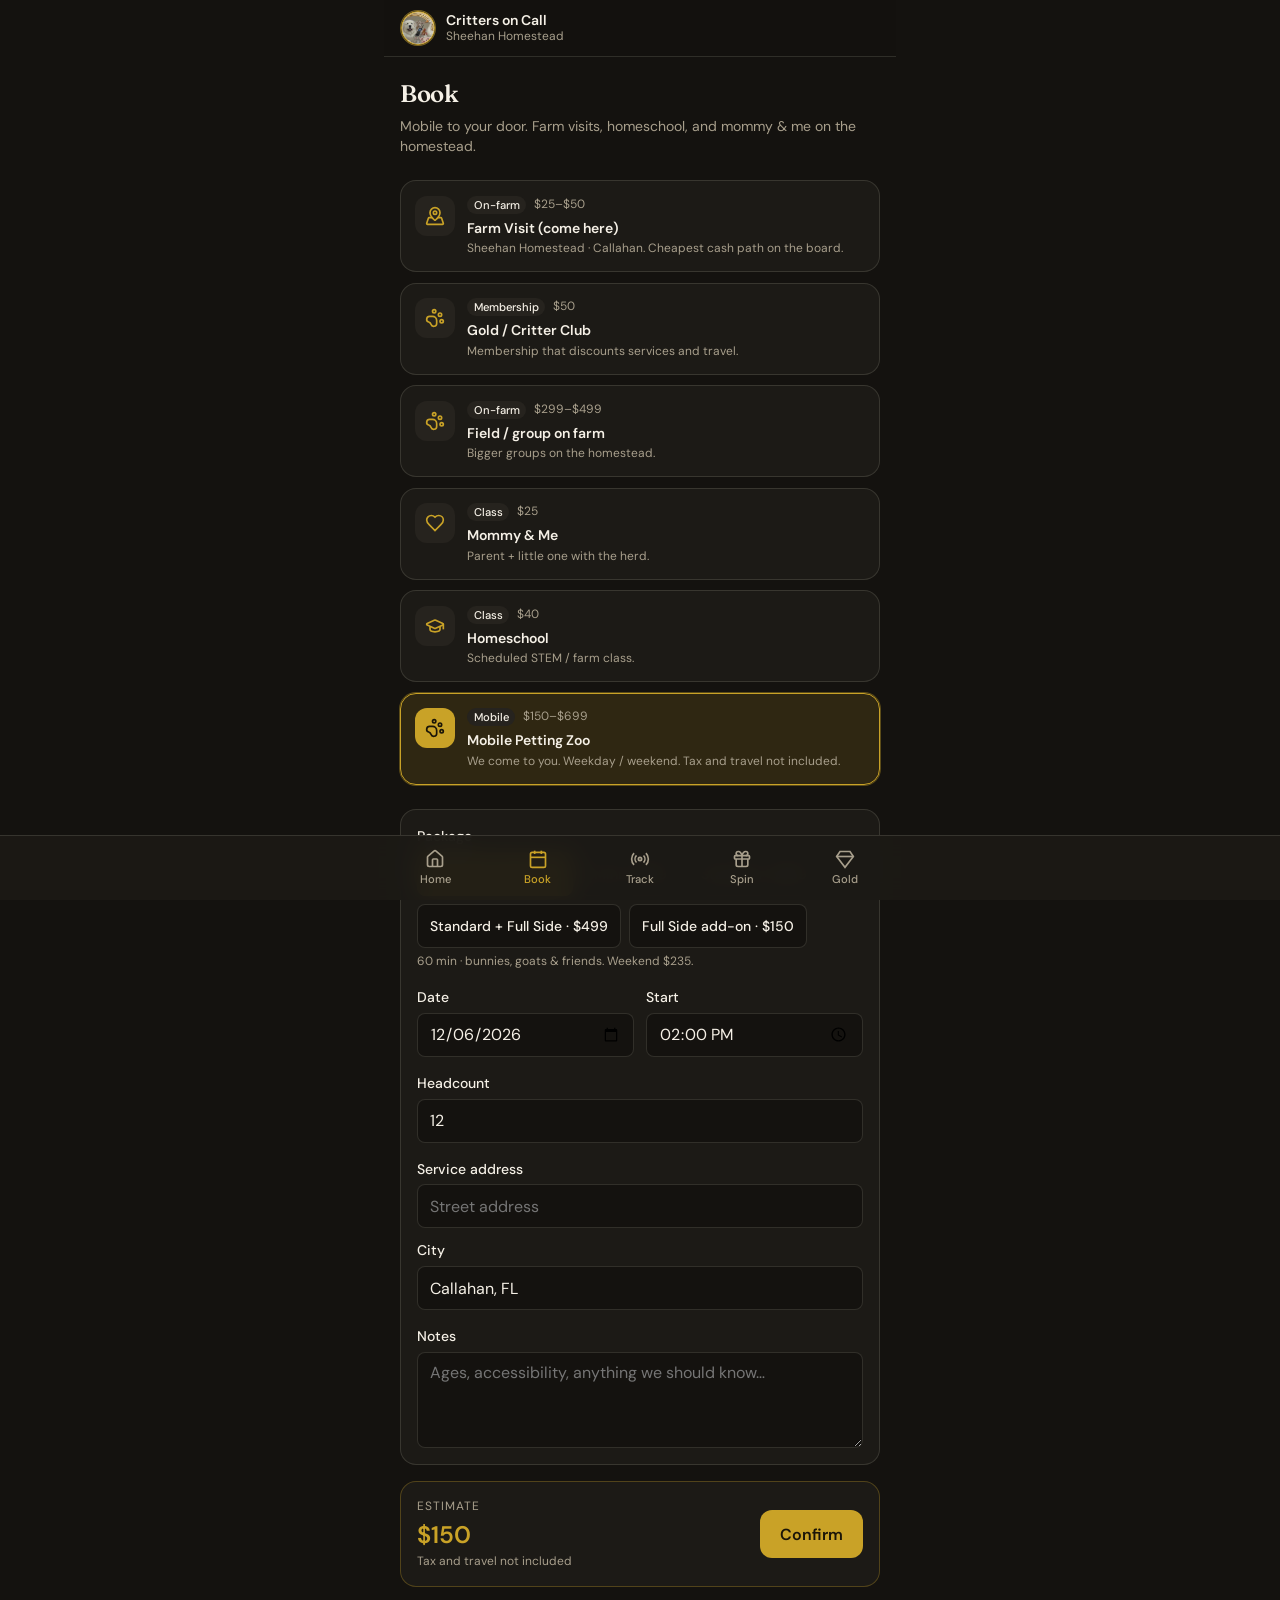
<file: book.html>
<!DOCTYPE html>
<html lang="en">
<head>
<meta charset="UTF-8" />
<meta name="viewport" content="width=device-width, initial-scale=1, viewport-fit=cover" />
<meta name="theme-color" content="#c9a227" />
<meta name="description" content="Book Critters on Call — mobile petting zoo, farm visit, homeschool, mommy & me. Sheehan Homestead, Callahan FL." />
<meta name="robots" content="noindex, nofollow" />
<title>Book · Critters on Call</title>
<link rel="icon" type="image/png" href="assets/pyrenees-logo.png" />
<link rel="preconnect" href="https://fonts.googleapis.com" />
<link rel="preconnect" href="https://fonts.gstatic.com" crossorigin />
<link href="https://fonts.googleapis.com/css2?family=DM+Sans:ital,opsz,wght@0,9..40,400;0,9..40,500;0,9..40,600;0,9..40,700;1,9..40,400&family=Fraunces:ital,opsz,wght@0,9..144,500;0,9..144,600;0,9..144,700;1,9..144,500&display=swap" rel="stylesheet" />
<link rel="stylesheet" href="css/styles.css" />
</head>
<body>
<div class="app">
  <header class="site-header">
    <div class="site-header-inner">
      <a class="brand" href="index.html">
        <img class="brand-logo" src="assets/pyrenees-logo.png" alt="" width="36" height="36" />
        <span>
          <span class="brand-title">Critters on Call</span>
          <span class="brand-sub">Sheehan Homestead</span>
        </span>
      </a>
    </div>
  </header>

  <main class="main">
    <div class="stack">
      <div>
        <h1 style="font-size:1.5rem">Book</h1>
        <p class="text-sm muted" style="margin-top:0.25rem">Mobile to your door. Farm visits, homeschool, and mommy &amp; me on the homestead.</p>
      </div>

      <div class="pkg-grid" id="pkg-grid" role="listbox" aria-label="Packages"></div>

      <form id="book-form" class="stack-sm">
        <div class="card stack-sm">
          <div class="field">
            <label>Package</label>
            <div class="offer-row" id="offer-row"></div>
            <p class="text-xs muted" id="offer-note"></p>
          </div>
          <div class="grid-2">
            <div class="field">
              <label for="date">Date</label>
              <input id="date" type="date" required />
            </div>
            <div class="field">
              <label for="time">Start</label>
              <input id="time" type="time" required />
            </div>
          </div>
          <div class="field">
            <label for="guests">Headcount</label>
            <input id="guests" type="number" min="1" max="500" value="12" />
          </div>
          <div id="address-block">
            <div class="field" style="margin-bottom:0.75rem">
              <label for="address">Service address</label>
              <input id="address" type="text" placeholder="Street address" />
            </div>
            <div class="field">
              <label for="city">City</label>
              <input id="city" type="text" value="Callahan, FL" />
            </div>
          </div>
          <p id="farm-note" class="text-xs muted" hidden style="border:1px solid var(--border);border-radius:0.75rem;background:var(--surface-2);padding:0.75rem">Visit us at Sheehan Homestead · Callahan, FL</p>
          <div class="field">
            <label for="notes">Notes</label>
            <textarea id="notes" placeholder="Ages, accessibility, anything we should know…"></textarea>
          </div>
        </div>

        <div class="estimate-row">
          <div>
            <p class="text-xs muted" style="text-transform:uppercase;letter-spacing:0.08em">Estimate</p>
            <p class="estimate-price tabular" id="estimate-price">$499</p>
            <p class="text-xs muted" id="estimate-hint">Tax and travel not included</p>
          </div>
          <button class="btn btn-primary" type="submit" id="confirm-btn">Confirm</button>
        </div>
      </form>
    </div>
  </main>

  <nav class="bottom-nav" aria-label="Primary">
    <div class="bottom-nav-inner">
      <a class="nav-link" href="index.html">
        <svg viewBox="0 0 24 24" fill="none" stroke="currentColor" stroke-width="2" aria-hidden="true"><path d="M15 21v-8a1 1 0 0 0-1-1h-4a1 1 0 0 0-1 1v8"/><path d="M3 10a2 2 0 0 1 .709-1.528l7-5.999a2 2 0 0 1 2.582 0l7 5.999A2 2 0 0 1 21 10v9a2 2 0 0 1-2 2H5a2 2 0 0 1-2-2z"/></svg>
        Home
      </a>
      <a class="nav-link is-active" href="book.html" aria-current="page">
        <svg viewBox="0 0 24 24" fill="none" stroke="currentColor" stroke-width="2" aria-hidden="true"><path d="M8 2v4"/><path d="M16 2v4"/><rect width="18" height="18" x="3" y="4" rx="2"/><path d="M3 10h18"/></svg>
        Book
      </a>
      <a class="nav-link" href="track.html">
        <svg viewBox="0 0 24 24" fill="none" stroke="currentColor" stroke-width="2" aria-hidden="true"><path d="M4.9 19.1C1 15.2 1 8.8 4.9 4.9"/><path d="M7.8 16.2c-2.3-2.3-2.3-6.1 0-8.5"/><circle cx="12" cy="12" r="2"/><path d="M16.2 7.8c2.3 2.3 2.3 6.1 0 8.5"/><path d="M19.1 4.9C23 8.8 23 15.1 19.1 19"/></svg>
        Track
      </a>
      <a class="nav-link" href="spin.html">
        <svg viewBox="0 0 24 24" fill="none" stroke="currentColor" stroke-width="2" aria-hidden="true"><rect x="3" y="8" width="18" height="4" rx="1"/><path d="M12 8v13"/><path d="M19 12v7a2 2 0 0 1-2 2H7a2 2 0 0 1-2-2v-7"/><path d="M7.5 8a2.5 2.5 0 0 1 0-5A4.8 8 0 0 1 12 8a4.8 8 0 0 1 4.5-5 2.5 2.5 0 0 1 0 5"/></svg>
        Spin
      </a>
      <a class="nav-link" href="gold.html">
        <svg viewBox="0 0 24 24" fill="none" stroke="currentColor" stroke-width="2" aria-hidden="true"><path d="M6 3h12l4 6-10 13L2 9Z"/><path d="M2 9h20"/></svg>
        Gold
      </a>
    </div>
  </nav>
</div>
<script src="js/app.js"></script>
<script src="js/book.js"></script>
</body>
</html>
</file>
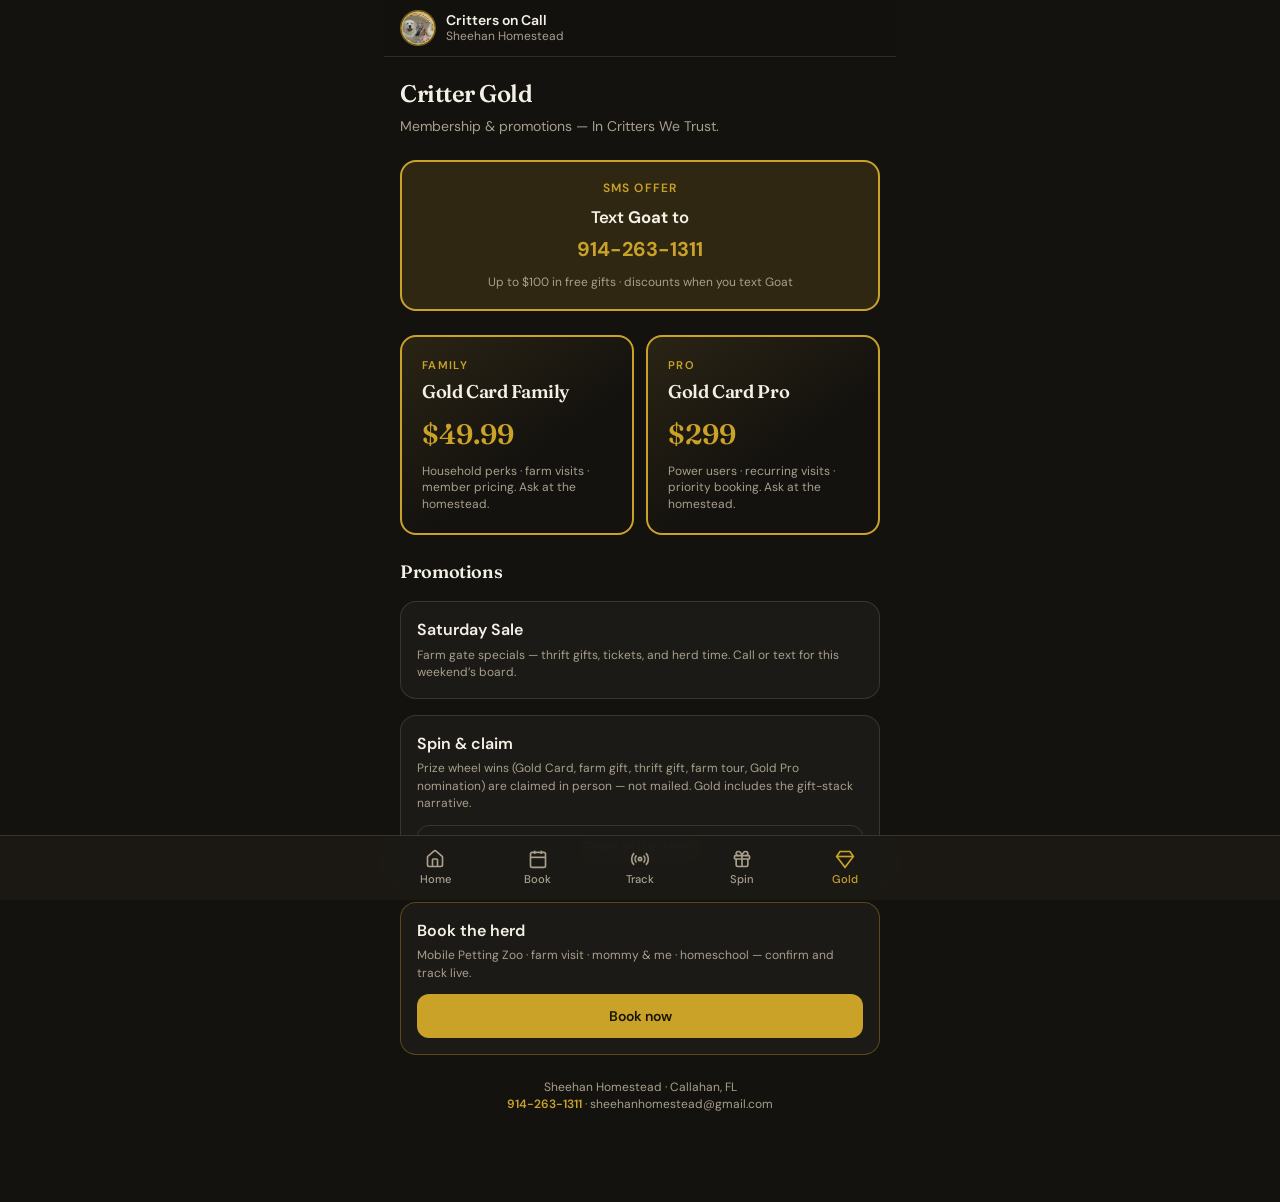
<file: gold.html>
<!DOCTYPE html>
<html lang="en">
<head>
<meta charset="UTF-8" />
<meta name="viewport" content="width=device-width, initial-scale=1, viewport-fit=cover" />
<meta name="theme-color" content="#c9a227" />
<meta name="description" content="Critter Gold membership and promotions. Text Goat to 914-263-1311. Sheehan Homestead, Callahan FL." />
<meta name="robots" content="noindex, nofollow" />
<title>Gold / Deals · Critters on Call</title>
<link rel="icon" type="image/png" href="assets/pyrenees-logo.png" />
<link rel="preconnect" href="https://fonts.googleapis.com" />
<link rel="preconnect" href="https://fonts.gstatic.com" crossorigin />
<link href="https://fonts.googleapis.com/css2?family=DM+Sans:ital,opsz,wght@0,9..40,400;0,9..40,500;0,9..40,600;0,9..40,700;1,9..40,400&family=Fraunces:ital,opsz,wght@0,9..144,500;0,9..144,600;0,9..144,700;1,9..144,500&display=swap" rel="stylesheet" />
<link rel="stylesheet" href="css/styles.css" />
</head>
<body>
<div class="app">
  <header class="site-header">
    <div class="site-header-inner">
      <a class="brand" href="index.html">
        <img class="brand-logo" src="assets/pyrenees-logo.png" alt="" width="36" height="36" />
        <span>
          <span class="brand-title">Critters on Call</span>
          <span class="brand-sub">Sheehan Homestead</span>
        </span>
      </a>
    </div>
  </header>

  <main class="main">
    <div class="stack">
      <div>
        <h1 style="font-size:1.5rem">Critter Gold</h1>
        <p class="text-sm muted" style="margin-top:0.25rem">Membership &amp; promotions — In Critters We Trust.</p>
      </div>

      <section class="sms-box">
        <p class="text-xs" style="font-weight:600;text-transform:uppercase;letter-spacing:0.1em;color:var(--gold);margin-bottom:0.5rem">SMS offer</p>
        <p style="font-weight:600;font-size:1.05rem;margin-bottom:0.35rem">Text <strong>Goat</strong> to</p>
        <a href="sms:9142631311?body=Goat">914-263-1311</a>
        <p class="text-xs muted" style="margin-top:0.65rem">Up to $100 in free gifts · discounts when you text Goat</p>
      </section>

      <div class="grid-2" style="gap:0.75rem">
        <article class="gold-hero">
          <p class="tracker-kicker">Family</p>
          <h2 class="font-display" style="font-size:1.15rem;margin-top:0.35rem">Gold Card Family</h2>
          <p class="gold-price" style="font-size:1.75rem;margin-top:0.5rem">$49.99</p>
          <p class="text-xs muted" style="margin-top:0.5rem;line-height:1.4">Household perks · farm visits · member pricing. Ask at the homestead.</p>
        </article>
        <article class="gold-hero">
          <p class="tracker-kicker">Pro</p>
          <h2 class="font-display" style="font-size:1.15rem;margin-top:0.35rem">Gold Card Pro</h2>
          <p class="gold-price" style="font-size:1.75rem;margin-top:0.5rem">$299</p>
          <p class="text-xs muted" style="margin-top:0.5rem;line-height:1.4">Power users · recurring visits · priority booking. Ask at the homestead.</p>
        </article>
      </div>

      <section class="stack-sm">
        <h2 style="font-size:1.125rem">Promotions</h2>
        <div class="card">
          <p style="font-weight:600">Saturday Sale</p>
          <p class="text-xs muted" style="margin-top:0.35rem;line-height:1.45">Farm gate specials — thrift gifts, tickets, and herd time. Call or text for this weekend’s board.</p>
        </div>
        <div class="card">
          <p style="font-weight:600">Spin &amp; claim</p>
          <p class="text-xs muted" style="margin-top:0.35rem;line-height:1.45">Prize wheel wins (Gold Card, farm gift, thrift gift, farm tour, Gold Pro nomination) are claimed in person — not mailed. Gold includes the gift-stack narrative.</p>
          <a class="btn btn-outline btn-sm" href="spin.html" style="margin-top:0.75rem;width:100%">Open prize wheel</a>
        </div>
        <div class="card card-gold">
          <p style="font-weight:600">Book the herd</p>
          <p class="text-xs muted" style="margin-top:0.35rem;line-height:1.45">Mobile Petting Zoo · farm visit · mommy &amp; me · homeschool — confirm and track live.</p>
          <a class="btn btn-primary btn-sm" href="book.html" style="margin-top:0.75rem;width:100%">Book now</a>
        </div>
      </section>

      <p class="text-xs muted" style="text-align:center">
        Sheehan Homestead · Callahan, FL<br />
        <a href="tel:9142631311" style="color:var(--gold);font-weight:600">914-263-1311</a>
        · sheehanhomestead@gmail.com
      </p>
    </div>
  </main>

  <nav class="bottom-nav" aria-label="Primary">
    <div class="bottom-nav-inner">
      <a class="nav-link" href="index.html">
        <svg viewBox="0 0 24 24" fill="none" stroke="currentColor" stroke-width="2" aria-hidden="true"><path d="M15 21v-8a1 1 0 0 0-1-1h-4a1 1 0 0 0-1 1v8"/><path d="M3 10a2 2 0 0 1 .709-1.528l7-5.999a2 2 0 0 1 2.582 0l7 5.999A2 2 0 0 1 21 10v9a2 2 0 0 1-2 2H5a2 2 0 0 1-2-2z"/></svg>
        Home
      </a>
      <a class="nav-link" href="book.html">
        <svg viewBox="0 0 24 24" fill="none" stroke="currentColor" stroke-width="2" aria-hidden="true"><path d="M8 2v4"/><path d="M16 2v4"/><rect width="18" height="18" x="3" y="4" rx="2"/><path d="M3 10h18"/></svg>
        Book
      </a>
      <a class="nav-link" href="track.html">
        <svg viewBox="0 0 24 24" fill="none" stroke="currentColor" stroke-width="2" aria-hidden="true"><path d="M4.9 19.1C1 15.2 1 8.8 4.9 4.9"/><path d="M7.8 16.2c-2.3-2.3-2.3-6.1 0-8.5"/><circle cx="12" cy="12" r="2"/><path d="M16.2 7.8c2.3 2.3 2.3 6.1 0 8.5"/><path d="M19.1 4.9C23 8.8 23 15.1 19.1 19"/></svg>
        Track
      </a>
      <a class="nav-link" href="spin.html">
        <svg viewBox="0 0 24 24" fill="none" stroke="currentColor" stroke-width="2" aria-hidden="true"><rect x="3" y="8" width="18" height="4" rx="1"/><path d="M12 8v13"/><path d="M19 12v7a2 2 0 0 1-2 2H7a2 2 0 0 1-2-2v-7"/><path d="M7.5 8a2.5 2.5 0 0 1 0-5A4.8 8 0 0 1 12 8a4.8 8 0 0 1 4.5-5 2.5 2.5 0 0 1 0 5"/></svg>
        Spin
      </a>
      <a class="nav-link is-active" href="gold.html" aria-current="page">
        <svg viewBox="0 0 24 24" fill="none" stroke="currentColor" stroke-width="2" aria-hidden="true"><path d="M6 3h12l4 6-10 13L2 9Z"/><path d="M2 9h20"/></svg>
        Gold
      </a>
    </div>
  </nav>
</div>
<script src="js/app.js"></script>
</body>
</html>
</file>
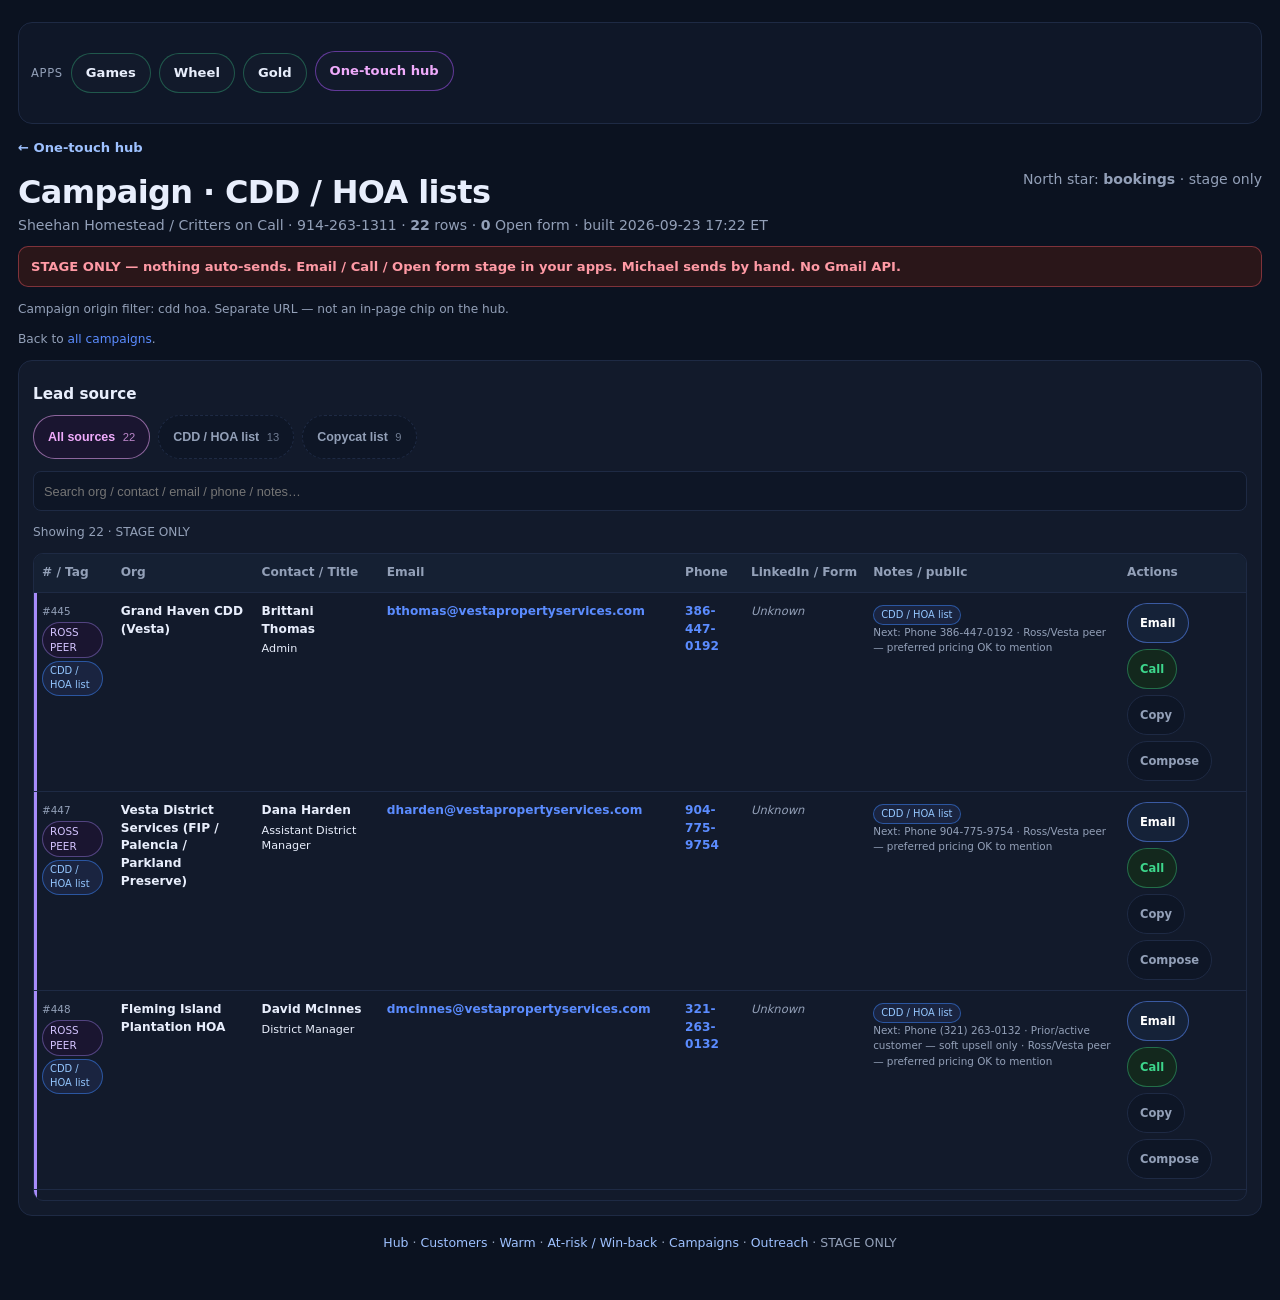
<file: one-touch-campaign-cdd-hoa.html>
<!DOCTYPE html>
<html lang="en">
<head>
<meta charset="utf-8"/>
<meta name="viewport" content="width=device-width,initial-scale=1"/>
<title>Campaign · CDD / HOA lists — Sheehan Homestead / Critters on Call</title>
<link rel="stylesheet" href="one-touch-shared.css"/>
</head>
<body>
<div class="wrap wide">
  <div class="apps" aria-label="Public apps">
    <span class="lbl">Apps</span>
    <a href="https://onchainoffgrid-hub.github.io/critters-play/" target="_blank" rel="noopener">Games</a><a href="https://onchainoffgrid-hub.github.io/critters-on-call/wheel.html" target="_blank" rel="noopener">Wheel</a><a href="https://onchainoffgrid-hub.github.io/critters-on-call/gold.html" target="_blank" rel="noopener">Gold</a>
    <a class="hub" href="one-touch.html">One-touch hub</a>
    
  </div>
  <p class="crumb"><a href="one-touch.html">← One-touch hub</a></p>
  <header>
    <div>
      <h1>Campaign · CDD / HOA lists</h1>
      <div class="sub">Sheehan Homestead / Critters on Call · 914-263-1311 · <b>22</b> rows · <b>0</b> Open form · built 2026-09-23 17:22 ET</div>
    </div>
    <div class="sub">North star: <b>bookings</b> · stage only</div>
  </header>
  <div class="banner">STAGE ONLY — nothing auto-sends. Email / Call / Open form stage in your apps. Michael sends by hand. No Gmail API.</div>
  <p class="note" style="margin:0 0 12px">Campaign origin filter: cdd hoa. Separate URL — not an in-page chip on the hub.</p>
  <p class="note">Back to <a href="one-touch-campaigns.html">all campaigns</a>.</p>
  <div class="card">
    
    <h2 style="margin-top:8px">Lead source</h2><div class="lanes" id="source-filters" role="tablist" aria-label="Lead sources"><button type="button" class="on" data-filter="src_all">All sources <span class="n">22</span></button><button type="button" class="sec" data-filter="src_copycat_list_cdd">CDD / HOA list <span class="n">13</span></button><button type="button" class="sec" data-filter="src_copycat_list">Copycat list <span class="n">9</span></button></div>
    <div class="toolbar">
      <input id="q" type="search" placeholder="Search org / contact / email / phone / notes…" autocomplete="off"/>
    </div>
    <p class="note" id="view-note">Showing 22 · prefer <b>Open form</b> when email missing · both when both exist</p>
    <div class="table-wrap">
      <table>
        <thead><tr>
          <th># / Tag</th><th>Org</th><th>Contact / Title</th><th>Email</th><th>Phone</th><th>LinkedIn / Form</th><th>Notes / public</th><th>Actions</th>
        </tr></thead>
        <tbody id="tbody">

<tr class="row flag-ross" data-views="ross warm" data-campaigns="cdd_hoa" data-qid="445" data-primary="mailto" data-email="bthomas@vestapropertyservices.com" data-subject="Fall / holiday amenity programming — Critters on Call" data-body="Hi Brittani,

Michael Sheehan with Sheehan Homestead / Critters on Call. We run mobile petting zoos, goat yoga, and STEM farm visits for CDD/HOA amenity calendars across Metro Jax — including several Vesta communities Ross Ruben introduced us to.

If Grand Haven CDD (Vesta) has a fall festival, trunk-or-treat, or holiday event still looking for an animal station, happy to share preferred rates and open Saturdays. No pressure.

Cheers,
Michael Sheehan
Sheehan Homestead / Critters on Call
914-263-1311
sheehanhomestead.com" data-mailto="mailto:bthomas@vestapropertyservices.com?subject=Fall%20%2F%20holiday%20amenity%20programming%20%E2%80%94%20Critters%20on%20Call&amp;body=Hi%20Brittani%2C%0A%0AMichael%20Sheehan%20with%20Sheehan%20Homestead%20%2F%20Critters%20on%20Call.%20We%20run%20mobile%20petting%20zoos%2C%20goat%20yoga%2C%20and%20STEM%20farm%20visits%20for%20CDD%2FHOA%20amenity%20calendars%20across%20Metro%20Jax%20%E2%80%94%20including%20several%20Vesta%20communities%20Ross%20Ruben%20introduced%20us%20to.%0A%0AIf%20Grand%20Haven%20CDD%20%28Vesta%29%20has%20a%20fall%20festival%2C%20trunk-or-treat%2C%20or%20holiday%20event%20still%20looking%20for%20an%20animal%20station%2C%20happy%20to%20share%20preferred%20rates%20and%20open%20Saturdays.%20No%20pressure.%0A%0ACheers%2C%0AMichael%20Sheehan%0ASheehan%20Homestead%20%2F%20Critters%20on%20Call%0A914-263-1311%0Asheehanhomestead.com" data-tel="tel:+13864470192" data-form="" data-source-label="copycat_list_cdd" data-referrer="" data-search="grand haven cdd (vesta) brittani thomas admin bthomas@vestapropertyservices.com 386-447-0192   phone 386-447-0192 · ross/vesta peer — preferred pricing ok to mention ross peer copycat_list_cdd cdd / hoa list  fall / holiday amenity programming — critters on call">
  <td><span class="qid">#445</span><div><span class="badge ross">ROSS PEER</span></div><div><span class="src src-copycat_list_cdd">CDD / HOA list</span></div></td>
  <td class="acct">Grand Haven CDD (Vesta)</td>
  <td><div class="tap">Brittani Thomas</div><div class="detail">Admin</div></td>
  <td><a class="tap" href="mailto:bthomas@vestapropertyservices.com">bthomas@vestapropertyservices.com</a></td>
  <td><a class="tap" href="tel:+13864470192">386-447-0192</a></td>
  <td><span class="unk">Unknown</span></td>
  <td><div><span class="src src-copycat_list_cdd">CDD / HOA list</span></div><div class="muted" style="font-size:.65rem">Next: Phone 386-447-0192 · Ross/Vesta peer — preferred pricing OK to mention</div></td>
  <td><div class="actions"><a class="btn" data-action="mailto" href="mailto:bthomas@vestapropertyservices.com?subject=Fall%20%2F%20holiday%20amenity%20programming%20%E2%80%94%20Critters%20on%20Call&amp;body=Hi%20Brittani%2C%0A%0AMichael%20Sheehan%20with%20Sheehan%20Homestead%20%2F%20Critters%20on%20Call.%20We%20run%20mobile%20petting%20zoos%2C%20goat%20yoga%2C%20and%20STEM%20farm%20visits%20for%20CDD%2FHOA%20amenity%20calendars%20across%20Metro%20Jax%20%E2%80%94%20including%20several%20Vesta%20communities%20Ross%20Ruben%20introduced%20us%20to.%0A%0AIf%20Grand%20Haven%20CDD%20%28Vesta%29%20has%20a%20fall%20festival%2C%20trunk-or-treat%2C%20or%20holiday%20event%20still%20looking%20for%20an%20animal%20station%2C%20happy%20to%20share%20preferred%20rates%20and%20open%20Saturdays.%20No%20pressure.%0A%0ACheers%2C%0AMichael%20Sheehan%0ASheehan%20Homestead%20%2F%20Critters%20on%20Call%0A914-263-1311%0Asheehanhomestead.com">Email</a> <a class="btn sec" data-action="tel" href="tel:+13864470192">Call</a> <button type="button" class="btn tick" data-action="copy-draft">Copy</button> <button type="button" class="btn tick" data-action="compose">Compose</button></div></td>
</tr>
<tr class="row flag-ross" data-views="ross warm" data-campaigns="cdd_hoa" data-qid="447" data-primary="mailto" data-email="dharden@vestapropertyservices.com" data-subject="Fall / holiday amenity programming — Critters on Call" data-body="Hi Dana,

Michael Sheehan with Sheehan Homestead / Critters on Call. We run mobile petting zoos, goat yoga, and STEM farm visits for CDD/HOA amenity calendars across Metro Jax — including several Vesta communities Ross Ruben introduced us to.

If Vesta District Services (FIP / Palencia / Parkland Preserve) has a fall festival, trunk-or-treat, or holiday event still looking for an animal station, happy to share preferred rates and open Saturdays. No pressure.

Cheers,
Michael Sheehan
Sheehan Homestead / Critters on Call
914-263-1311
sheehanhomestead.com" data-mailto="mailto:dharden@vestapropertyservices.com?subject=Fall%20%2F%20holiday%20amenity%20programming%20%E2%80%94%20Critters%20on%20Call&amp;body=Hi%20Dana%2C%0A%0AMichael%20Sheehan%20with%20Sheehan%20Homestead%20%2F%20Critters%20on%20Call.%20We%20run%20mobile%20petting%20zoos%2C%20goat%20yoga%2C%20and%20STEM%20farm%20visits%20for%20CDD%2FHOA%20amenity%20calendars%20across%20Metro%20Jax%20%E2%80%94%20including%20several%20Vesta%20communities%20Ross%20Ruben%20introduced%20us%20to.%0A%0AIf%20Vesta%20District%20Services%20%28FIP%20%2F%20Palencia%20%2F%20Parkland%20Preserve%29%20has%20a%20fall%20festival%2C%20trunk-or-treat%2C%20or%20holiday%20event%20still%20looking%20for%20an%20animal%20station%2C%20happy%20to%20share%20preferred%20rates%20and%20open%20Saturdays.%20No%20pressure.%0A%0ACheers%2C%0AMichael%20Sheehan%0ASheehan%20Homestead%20%2F%20Critters%20on%20Call%0A914-263-1311%0Asheehanhomestead.com" data-tel="tel:+19047759754" data-form="" data-source-label="copycat_list_cdd" data-referrer="" data-search="vesta district services (fip / palencia / parkland preserve) dana harden assistant district manager dharden@vestapropertyservices.com 904-775-9754   phone 904-775-9754 · ross/vesta peer — preferred pricing ok to mention ross peer copycat_list_cdd cdd / hoa list  fall / holiday amenity programming — critters on call">
  <td><span class="qid">#447</span><div><span class="badge ross">ROSS PEER</span></div><div><span class="src src-copycat_list_cdd">CDD / HOA list</span></div></td>
  <td class="acct">Vesta District Services (FIP / Palencia / Parkland Preserve)</td>
  <td><div class="tap">Dana Harden</div><div class="detail">Assistant District Manager</div></td>
  <td><a class="tap" href="mailto:dharden@vestapropertyservices.com">dharden@vestapropertyservices.com</a></td>
  <td><a class="tap" href="tel:+19047759754">904-775-9754</a></td>
  <td><span class="unk">Unknown</span></td>
  <td><div><span class="src src-copycat_list_cdd">CDD / HOA list</span></div><div class="muted" style="font-size:.65rem">Next: Phone 904-775-9754 · Ross/Vesta peer — preferred pricing OK to mention</div></td>
  <td><div class="actions"><a class="btn" data-action="mailto" href="mailto:dharden@vestapropertyservices.com?subject=Fall%20%2F%20holiday%20amenity%20programming%20%E2%80%94%20Critters%20on%20Call&amp;body=Hi%20Dana%2C%0A%0AMichael%20Sheehan%20with%20Sheehan%20Homestead%20%2F%20Critters%20on%20Call.%20We%20run%20mobile%20petting%20zoos%2C%20goat%20yoga%2C%20and%20STEM%20farm%20visits%20for%20CDD%2FHOA%20amenity%20calendars%20across%20Metro%20Jax%20%E2%80%94%20including%20several%20Vesta%20communities%20Ross%20Ruben%20introduced%20us%20to.%0A%0AIf%20Vesta%20District%20Services%20%28FIP%20%2F%20Palencia%20%2F%20Parkland%20Preserve%29%20has%20a%20fall%20festival%2C%20trunk-or-treat%2C%20or%20holiday%20event%20still%20looking%20for%20an%20animal%20station%2C%20happy%20to%20share%20preferred%20rates%20and%20open%20Saturdays.%20No%20pressure.%0A%0ACheers%2C%0AMichael%20Sheehan%0ASheehan%20Homestead%20%2F%20Critters%20on%20Call%0A914-263-1311%0Asheehanhomestead.com">Email</a> <a class="btn sec" data-action="tel" href="tel:+19047759754">Call</a> <button type="button" class="btn tick" data-action="copy-draft">Copy</button> <button type="button" class="btn tick" data-action="compose">Compose</button></div></td>
</tr>
<tr class="row flag-ross" data-views="ross warm" data-campaigns="cdd_hoa" data-qid="448" data-primary="mailto" data-email="dmcinnes@vestapropertyservices.com" data-subject="Quick fall date check — Fleming Island Plantation HOA" data-body="Hi David,

Hope you&#x27;re doing well. Just a soft check-in from Sheehan Homestead / Critters on Call — we still have a few fall and holiday windows open for mobile petting zoos, goat yoga, and STEM / farm visits.

Vesta communities stay on preferred pricing. Happy to hold a Saturday (or a weekday) if something&#x27;s on your radar — no pressure either way.

Cheers,
Michael Sheehan
Sheehan Homestead / Critters on Call
914-263-1311
sheehanhomestead.com" data-mailto="mailto:dmcinnes@vestapropertyservices.com?subject=Quick%20fall%20date%20check%20%E2%80%94%20Fleming%20Island%20Plantation%20HOA&amp;body=Hi%20David%2C%0A%0AHope%20you%27re%20doing%20well.%20Just%20a%20soft%20check-in%20from%20Sheehan%20Homestead%20%2F%20Critters%20on%20Call%20%E2%80%94%20we%20still%20have%20a%20few%20fall%20and%20holiday%20windows%20open%20for%20mobile%20petting%20zoos%2C%20goat%20yoga%2C%20and%20STEM%20%2F%20farm%20visits.%0A%0AVesta%20communities%20stay%20on%20preferred%20pricing.%20Happy%20to%20hold%20a%20Saturday%20%28or%20a%20weekday%29%20if%20something%27s%20on%20your%20radar%20%E2%80%94%20no%20pressure%20either%20way.%0A%0ACheers%2C%0AMichael%20Sheehan%0ASheehan%20Homestead%20%2F%20Critters%20on%20Call%0A914-263-1311%0Asheehanhomestead.com" data-tel="tel:+13212630132" data-form="" data-source-label="copycat_list_cdd" data-referrer="" data-search="fleming island plantation hoa david mcinnes district manager dmcinnes@vestapropertyservices.com 321-263-0132   phone (321) 263-0132 · prior/active customer — soft upsell only · ross/vesta peer — preferred pricing ok to mention ross peer copycat_list_cdd cdd / hoa list  quick fall date check — fleming island plantation hoa">
  <td><span class="qid">#448</span><div><span class="badge ross">ROSS PEER</span></div><div><span class="src src-copycat_list_cdd">CDD / HOA list</span></div></td>
  <td class="acct">Fleming Island Plantation HOA</td>
  <td><div class="tap">David McInnes</div><div class="detail">District Manager</div></td>
  <td><a class="tap" href="mailto:dmcinnes@vestapropertyservices.com">dmcinnes@vestapropertyservices.com</a></td>
  <td><a class="tap" href="tel:+13212630132">321-263-0132</a></td>
  <td><span class="unk">Unknown</span></td>
  <td><div><span class="src src-copycat_list_cdd">CDD / HOA list</span></div><div class="muted" style="font-size:.65rem">Next: Phone (321) 263-0132 · Prior/active customer — soft upsell only · Ross/Vesta peer — preferred pricing OK to mention</div></td>
  <td><div class="actions"><a class="btn" data-action="mailto" href="mailto:dmcinnes@vestapropertyservices.com?subject=Quick%20fall%20date%20check%20%E2%80%94%20Fleming%20Island%20Plantation%20HOA&amp;body=Hi%20David%2C%0A%0AHope%20you%27re%20doing%20well.%20Just%20a%20soft%20check-in%20from%20Sheehan%20Homestead%20%2F%20Critters%20on%20Call%20%E2%80%94%20we%20still%20have%20a%20few%20fall%20and%20holiday%20windows%20open%20for%20mobile%20petting%20zoos%2C%20goat%20yoga%2C%20and%20STEM%20%2F%20farm%20visits.%0A%0AVesta%20communities%20stay%20on%20preferred%20pricing.%20Happy%20to%20hold%20a%20Saturday%20%28or%20a%20weekday%29%20if%20something%27s%20on%20your%20radar%20%E2%80%94%20no%20pressure%20either%20way.%0A%0ACheers%2C%0AMichael%20Sheehan%0ASheehan%20Homestead%20%2F%20Critters%20on%20Call%0A914-263-1311%0Asheehanhomestead.com">Email</a> <a class="btn sec" data-action="tel" href="tel:+13212630132">Call</a> <button type="button" class="btn tick" data-action="copy-draft">Copy</button> <button type="button" class="btn tick" data-action="compose">Compose</button></div></td>
</tr>
<tr class="row flag-ross" data-views="ross warm" data-campaigns="cdd_hoa" data-qid="449" data-primary="mailto" data-email="dpowers@vestapropertyservices.com" data-subject="Quick fall date check — Vesta — Palencia / Marshall Creek" data-body="Hi Denise,

Hope you&#x27;re doing well. Just a soft check-in from Sheehan Homestead / Critters on Call — we still have a few fall and holiday windows open for mobile petting zoos, goat yoga, and STEM / farm visits.

Vesta communities stay on preferred pricing. Happy to hold a Saturday (or a weekday) if something&#x27;s on your radar — no pressure either way.

Cheers,
Michael Sheehan
Sheehan Homestead / Critters on Call
914-263-1311
sheehanhomestead.com" data-mailto="mailto:dpowers@vestapropertyservices.com?subject=Quick%20fall%20date%20check%20%E2%80%94%20Vesta%20%E2%80%94%20Palencia%20%2F%20Marshall%20Creek&amp;body=Hi%20Denise%2C%0A%0AHope%20you%27re%20doing%20well.%20Just%20a%20soft%20check-in%20from%20Sheehan%20Homestead%20%2F%20Critters%20on%20Call%20%E2%80%94%20we%20still%20have%20a%20few%20fall%20and%20holiday%20windows%20open%20for%20mobile%20petting%20zoos%2C%20goat%20yoga%2C%20and%20STEM%20%2F%20farm%20visits.%0A%0AVesta%20communities%20stay%20on%20preferred%20pricing.%20Happy%20to%20hold%20a%20Saturday%20%28or%20a%20weekday%29%20if%20something%27s%20on%20your%20radar%20%E2%80%94%20no%20pressure%20either%20way.%0A%0ACheers%2C%0AMichael%20Sheehan%0ASheehan%20Homestead%20%2F%20Critters%20on%20Call%0A914-263-1311%0Asheehanhomestead.com" data-tel="tel:+19048100520" data-form="" data-source-label="copycat_list" data-referrer="" data-search="vesta — palencia / marshall creek denise powers assistant general manager dpowers@vestapropertyservices.com 904-810-0520   phone 904-810-0520 · prior/active customer — soft upsell only · ross/vesta peer — preferred pricing ok to mention ross peer copycat_list copycat list  quick fall date check — vesta — palencia / marshall creek">
  <td><span class="qid">#449</span><div><span class="badge ross">ROSS PEER</span></div><div><span class="src src-copycat_list">Copycat list</span></div></td>
  <td class="acct">Vesta — Palencia / Marshall Creek</td>
  <td><div class="tap">Denise Powers</div><div class="detail">Assistant General Manager</div></td>
  <td><a class="tap" href="mailto:dpowers@vestapropertyservices.com">dpowers@vestapropertyservices.com</a></td>
  <td><a class="tap" href="tel:+19048100520">904-810-0520</a></td>
  <td><span class="unk">Unknown</span></td>
  <td><div><span class="src src-copycat_list">Copycat list</span></div><div class="muted" style="font-size:.65rem">Next: Phone 904-810-0520 · Prior/active customer — soft upsell only · Ross/Vesta peer — preferred pricing OK to mention</div></td>
  <td><div class="actions"><a class="btn" data-action="mailto" href="mailto:dpowers@vestapropertyservices.com?subject=Quick%20fall%20date%20check%20%E2%80%94%20Vesta%20%E2%80%94%20Palencia%20%2F%20Marshall%20Creek&amp;body=Hi%20Denise%2C%0A%0AHope%20you%27re%20doing%20well.%20Just%20a%20soft%20check-in%20from%20Sheehan%20Homestead%20%2F%20Critters%20on%20Call%20%E2%80%94%20we%20still%20have%20a%20few%20fall%20and%20holiday%20windows%20open%20for%20mobile%20petting%20zoos%2C%20goat%20yoga%2C%20and%20STEM%20%2F%20farm%20visits.%0A%0AVesta%20communities%20stay%20on%20preferred%20pricing.%20Happy%20to%20hold%20a%20Saturday%20%28or%20a%20weekday%29%20if%20something%27s%20on%20your%20radar%20%E2%80%94%20no%20pressure%20either%20way.%0A%0ACheers%2C%0AMichael%20Sheehan%0ASheehan%20Homestead%20%2F%20Critters%20on%20Call%0A914-263-1311%0Asheehanhomestead.com">Email</a> <a class="btn sec" data-action="tel" href="tel:+19048100520">Call</a> <button type="button" class="btn tick" data-action="copy-draft">Copy</button> <button type="button" class="btn tick" data-action="compose">Compose</button></div></td>
</tr>
<tr class="row flag-ross" data-views="ross warm" data-campaigns="cdd_hoa" data-qid="450" data-primary="mailto" data-email="egunia@vestapropertyservices.com" data-subject="Fall / holiday amenity programming — Critters on Call" data-body="Hi Erin,

Michael Sheehan with Sheehan Homestead / Critters on Call. We run mobile petting zoos, goat yoga, and STEM farm visits for CDD/HOA amenity calendars across Metro Jax — including several Vesta communities Ross Ruben introduced us to.

If Palencia Fitness Center (Vesta) has a fall festival, trunk-or-treat, or holiday event still looking for an animal station, happy to share preferred rates and open Saturdays. No pressure.

Cheers,
Michael Sheehan
Sheehan Homestead / Critters on Call
914-263-1311
sheehanhomestead.com" data-mailto="mailto:egunia@vestapropertyservices.com?subject=Fall%20%2F%20holiday%20amenity%20programming%20%E2%80%94%20Critters%20on%20Call&amp;body=Hi%20Erin%2C%0A%0AMichael%20Sheehan%20with%20Sheehan%20Homestead%20%2F%20Critters%20on%20Call.%20We%20run%20mobile%20petting%20zoos%2C%20goat%20yoga%2C%20and%20STEM%20farm%20visits%20for%20CDD%2FHOA%20amenity%20calendars%20across%20Metro%20Jax%20%E2%80%94%20including%20several%20Vesta%20communities%20Ross%20Ruben%20introduced%20us%20to.%0A%0AIf%20Palencia%20Fitness%20Center%20%28Vesta%29%20has%20a%20fall%20festival%2C%20trunk-or-treat%2C%20or%20holiday%20event%20still%20looking%20for%20an%20animal%20station%2C%20happy%20to%20share%20preferred%20rates%20and%20open%20Saturdays.%20No%20pressure.%0A%0ACheers%2C%0AMichael%20Sheehan%0ASheehan%20Homestead%20%2F%20Critters%20on%20Call%0A914-263-1311%0Asheehanhomestead.com" data-tel="tel:+19048298488" data-form="" data-source-label="copycat_list_cdd" data-referrer="" data-search="palencia fitness center (vesta) erin gunia general manager (fitness) egunia@vestapropertyservices.com 904-829-8488   phone 904-829-8488 · ross/vesta peer — preferred pricing ok to mention ross peer copycat_list_cdd cdd / hoa list  fall / holiday amenity programming — critters on call">
  <td><span class="qid">#450</span><div><span class="badge ross">ROSS PEER</span></div><div><span class="src src-copycat_list_cdd">CDD / HOA list</span></div></td>
  <td class="acct">Palencia Fitness Center (Vesta)</td>
  <td><div class="tap">Erin Gunia</div><div class="detail">General Manager (Fitness)</div></td>
  <td><a class="tap" href="mailto:egunia@vestapropertyservices.com">egunia@vestapropertyservices.com</a></td>
  <td><a class="tap" href="tel:+19048298488">904-829-8488</a></td>
  <td><span class="unk">Unknown</span></td>
  <td><div><span class="src src-copycat_list_cdd">CDD / HOA list</span></div><div class="muted" style="font-size:.65rem">Next: Phone 904-829-8488 · Ross/Vesta peer — preferred pricing OK to mention</div></td>
  <td><div class="actions"><a class="btn" data-action="mailto" href="mailto:egunia@vestapropertyservices.com?subject=Fall%20%2F%20holiday%20amenity%20programming%20%E2%80%94%20Critters%20on%20Call&amp;body=Hi%20Erin%2C%0A%0AMichael%20Sheehan%20with%20Sheehan%20Homestead%20%2F%20Critters%20on%20Call.%20We%20run%20mobile%20petting%20zoos%2C%20goat%20yoga%2C%20and%20STEM%20farm%20visits%20for%20CDD%2FHOA%20amenity%20calendars%20across%20Metro%20Jax%20%E2%80%94%20including%20several%20Vesta%20communities%20Ross%20Ruben%20introduced%20us%20to.%0A%0AIf%20Palencia%20Fitness%20Center%20%28Vesta%29%20has%20a%20fall%20festival%2C%20trunk-or-treat%2C%20or%20holiday%20event%20still%20looking%20for%20an%20animal%20station%2C%20happy%20to%20share%20preferred%20rates%20and%20open%20Saturdays.%20No%20pressure.%0A%0ACheers%2C%0AMichael%20Sheehan%0ASheehan%20Homestead%20%2F%20Critters%20on%20Call%0A914-263-1311%0Asheehanhomestead.com">Email</a> <a class="btn sec" data-action="tel" href="tel:+19048298488">Call</a> <button type="button" class="btn tick" data-action="copy-draft">Copy</button> <button type="button" class="btn tick" data-action="compose">Compose</button></div></td>
</tr>
<tr class="row flag-ross" data-views="ross warm" data-campaigns="cdd_hoa" data-qid="451" data-primary="mailto" data-email="fatwood@vestapropertyservices.com" data-subject="Fall / holiday amenity programming — Critters on Call" data-body="Hi Fred,

Michael Sheehan with Sheehan Homestead / Critters on Call. We run mobile petting zoos, goat yoga, and STEM farm visits for CDD/HOA amenity calendars across Metro Jax — including several Vesta communities Ross Ruben introduced us to.

If Fleming Island Plantation CDD (Vesta) has a fall festival, trunk-or-treat, or holiday event still looking for an animal station, happy to share preferred rates and open Saturdays. No pressure.

Cheers,
Michael Sheehan
Sheehan Homestead / Critters on Call
914-263-1311
sheehanhomestead.com" data-mailto="mailto:fatwood@vestapropertyservices.com?subject=Fall%20%2F%20holiday%20amenity%20programming%20%E2%80%94%20Critters%20on%20Call&amp;body=Hi%20Fred%2C%0A%0AMichael%20Sheehan%20with%20Sheehan%20Homestead%20%2F%20Critters%20on%20Call.%20We%20run%20mobile%20petting%20zoos%2C%20goat%20yoga%2C%20and%20STEM%20farm%20visits%20for%20CDD%2FHOA%20amenity%20calendars%20across%20Metro%20Jax%20%E2%80%94%20including%20several%20Vesta%20communities%20Ross%20Ruben%20introduced%20us%20to.%0A%0AIf%20Fleming%20Island%20Plantation%20CDD%20%28Vesta%29%20has%20a%20fall%20festival%2C%20trunk-or-treat%2C%20or%20holiday%20event%20still%20looking%20for%20an%20animal%20station%2C%20happy%20to%20share%20preferred%20rates%20and%20open%20Saturdays.%20No%20pressure.%0A%0ACheers%2C%0AMichael%20Sheehan%0ASheehan%20Homestead%20%2F%20Critters%20on%20Call%0A914-263-1311%0Asheehanhomestead.com" data-tel="tel:+19042788613" data-form="" data-source-label="copycat_list_cdd" data-referrer="" data-search="fleming island plantation cdd (vesta) fred atwood field ops manager fatwood@vestapropertyservices.com 904-278-8613   phone 904-278-8613 · ross/vesta peer — preferred pricing ok to mention ross peer copycat_list_cdd cdd / hoa list  fall / holiday amenity programming — critters on call">
  <td><span class="qid">#451</span><div><span class="badge ross">ROSS PEER</span></div><div><span class="src src-copycat_list_cdd">CDD / HOA list</span></div></td>
  <td class="acct">Fleming Island Plantation CDD (Vesta)</td>
  <td><div class="tap">Fred Atwood</div><div class="detail">Field Ops Manager</div></td>
  <td><a class="tap" href="mailto:fatwood@vestapropertyservices.com">fatwood@vestapropertyservices.com</a></td>
  <td><a class="tap" href="tel:+19042788613">904-278-8613</a></td>
  <td><span class="unk">Unknown</span></td>
  <td><div><span class="src src-copycat_list_cdd">CDD / HOA list</span></div><div class="muted" style="font-size:.65rem">Next: Phone 904-278-8613 · Ross/Vesta peer — preferred pricing OK to mention</div></td>
  <td><div class="actions"><a class="btn" data-action="mailto" href="mailto:fatwood@vestapropertyservices.com?subject=Fall%20%2F%20holiday%20amenity%20programming%20%E2%80%94%20Critters%20on%20Call&amp;body=Hi%20Fred%2C%0A%0AMichael%20Sheehan%20with%20Sheehan%20Homestead%20%2F%20Critters%20on%20Call.%20We%20run%20mobile%20petting%20zoos%2C%20goat%20yoga%2C%20and%20STEM%20farm%20visits%20for%20CDD%2FHOA%20amenity%20calendars%20across%20Metro%20Jax%20%E2%80%94%20including%20several%20Vesta%20communities%20Ross%20Ruben%20introduced%20us%20to.%0A%0AIf%20Fleming%20Island%20Plantation%20CDD%20%28Vesta%29%20has%20a%20fall%20festival%2C%20trunk-or-treat%2C%20or%20holiday%20event%20still%20looking%20for%20an%20animal%20station%2C%20happy%20to%20share%20preferred%20rates%20and%20open%20Saturdays.%20No%20pressure.%0A%0ACheers%2C%0AMichael%20Sheehan%0ASheehan%20Homestead%20%2F%20Critters%20on%20Call%0A914-263-1311%0Asheehanhomestead.com">Email</a> <a class="btn sec" data-action="tel" href="tel:+19042788613">Call</a> <button type="button" class="btn tick" data-action="copy-draft">Copy</button> <button type="button" class="btn tick" data-action="compose">Compose</button></div></td>
</tr>
<tr class="row flag-ross" data-views="ross warm" data-campaigns="cdd_hoa" data-qid="453" data-primary="mailto" data-email="jamorrow@vestapropertyservices.com" data-subject="Thinking of you for fall / holiday — Vesta — Durbin Crossing" data-body="Hi Jack,

Hope you&#x27;re doing well. Just a soft check-in from Sheehan Homestead / Critters on Call — we still have a few fall and holiday windows open for mobile petting zoos, goat yoga, and STEM / farm visits.

Vesta communities stay on preferred pricing. Happy to hold a Saturday (or a weekday) if something&#x27;s on your radar — no pressure either way.

Cheers,
Michael Sheehan
Sheehan Homestead / Critters on Call
914-263-1311
sheehanhomestead.com" data-mailto="mailto:jamorrow@vestapropertyservices.com?subject=Thinking%20of%20you%20for%20fall%20%2F%20holiday%20%E2%80%94%20Vesta%20%E2%80%94%20Durbin%20Crossing&amp;body=Hi%20Jack%2C%0A%0AHope%20you%27re%20doing%20well.%20Just%20a%20soft%20check-in%20from%20Sheehan%20Homestead%20%2F%20Critters%20on%20Call%20%E2%80%94%20we%20still%20have%20a%20few%20fall%20and%20holiday%20windows%20open%20for%20mobile%20petting%20zoos%2C%20goat%20yoga%2C%20and%20STEM%20%2F%20farm%20visits.%0A%0AVesta%20communities%20stay%20on%20preferred%20pricing.%20Happy%20to%20hold%20a%20Saturday%20%28or%20a%20weekday%29%20if%20something%27s%20on%20your%20radar%20%E2%80%94%20no%20pressure%20either%20way.%0A%0ACheers%2C%0AMichael%20Sheehan%0ASheehan%20Homestead%20%2F%20Critters%20on%20Call%0A914-263-1311%0Asheehanhomestead.com" data-tel="tel:+19042302011" data-form="" data-source-label="copycat_list" data-referrer="" data-search="vesta — durbin crossing jack morrow amenity manager jamorrow@vestapropertyservices.com 904-230-2011   phone 904-230-2011 · past booker / emailed before — warm reconnect · ross/vesta peer — preferred pricing ok to mention ross peer copycat_list copycat list  thinking of you for fall / holiday — vesta — durbin crossing">
  <td><span class="qid">#453</span><div><span class="badge ross">ROSS PEER</span></div><div><span class="src src-copycat_list">Copycat list</span></div></td>
  <td class="acct">Vesta — Durbin Crossing</td>
  <td><div class="tap">Jack Morrow</div><div class="detail">Amenity Manager</div></td>
  <td><a class="tap" href="mailto:jamorrow@vestapropertyservices.com">jamorrow@vestapropertyservices.com</a></td>
  <td><a class="tap" href="tel:+19042302011">904-230-2011</a></td>
  <td><span class="unk">Unknown</span></td>
  <td><div><span class="src src-copycat_list">Copycat list</span></div><div class="muted" style="font-size:.65rem">Next: Phone 904-230-2011 · Past booker / emailed before — warm reconnect · Ross/Vesta peer — preferred pricing OK to mention</div></td>
  <td><div class="actions"><a class="btn" data-action="mailto" href="mailto:jamorrow@vestapropertyservices.com?subject=Thinking%20of%20you%20for%20fall%20%2F%20holiday%20%E2%80%94%20Vesta%20%E2%80%94%20Durbin%20Crossing&amp;body=Hi%20Jack%2C%0A%0AHope%20you%27re%20doing%20well.%20Just%20a%20soft%20check-in%20from%20Sheehan%20Homestead%20%2F%20Critters%20on%20Call%20%E2%80%94%20we%20still%20have%20a%20few%20fall%20and%20holiday%20windows%20open%20for%20mobile%20petting%20zoos%2C%20goat%20yoga%2C%20and%20STEM%20%2F%20farm%20visits.%0A%0AVesta%20communities%20stay%20on%20preferred%20pricing.%20Happy%20to%20hold%20a%20Saturday%20%28or%20a%20weekday%29%20if%20something%27s%20on%20your%20radar%20%E2%80%94%20no%20pressure%20either%20way.%0A%0ACheers%2C%0AMichael%20Sheehan%0ASheehan%20Homestead%20%2F%20Critters%20on%20Call%0A914-263-1311%0Asheehanhomestead.com">Email</a> <a class="btn sec" data-action="tel" href="tel:+19042302011">Call</a> <button type="button" class="btn tick" data-action="copy-draft">Copy</button> <button type="button" class="btn tick" data-action="compose">Compose</button></div></td>
</tr>
<tr class="row flag-ross" data-views="ross warm" data-campaigns="cdd_hoa" data-qid="454" data-primary="mailto" data-email="jmorgan@jaxgcc.com" data-subject="Quick fall date check — Jacksonville Golf and Country Club" data-body="Hi Jessica,

Hope you&#x27;re doing well. Just a soft check-in from Sheehan Homestead / Critters on Call — we still have a few fall and holiday windows open for mobile petting zoos, goat yoga, and STEM / farm visits.

Vesta communities stay on preferred pricing. Happy to hold a Saturday (or a weekday) if something&#x27;s on your radar — no pressure either way.

Cheers,
Michael Sheehan
Sheehan Homestead / Critters on Call
914-263-1311
sheehanhomestead.com" data-mailto="mailto:jmorgan@jaxgcc.com?subject=Quick%20fall%20date%20check%20%E2%80%94%20Jacksonville%20Golf%20and%20Country%20Club&amp;body=Hi%20Jessica%2C%0A%0AHope%20you%27re%20doing%20well.%20Just%20a%20soft%20check-in%20from%20Sheehan%20Homestead%20%2F%20Critters%20on%20Call%20%E2%80%94%20we%20still%20have%20a%20few%20fall%20and%20holiday%20windows%20open%20for%20mobile%20petting%20zoos%2C%20goat%20yoga%2C%20and%20STEM%20%2F%20farm%20visits.%0A%0AVesta%20communities%20stay%20on%20preferred%20pricing.%20Happy%20to%20hold%20a%20Saturday%20%28or%20a%20weekday%29%20if%20something%27s%20on%20your%20radar%20%E2%80%94%20no%20pressure%20either%20way.%0A%0ACheers%2C%0AMichael%20Sheehan%0ASheehan%20Homestead%20%2F%20Critters%20on%20Call%0A914-263-1311%0Asheehanhomestead.com" data-tel="tel:+19042235555" data-form="" data-source-label="copycat_list" data-referrer="" data-search="jacksonville golf and country club jessica morgan creative director / director of fun jmorgan@jaxgcc.com 904-223-5555   phone (904) 223-5555 · prior/active customer — soft upsell only · ross/vesta peer — preferred pricing ok to mention · already has a date — ask about next open saturday, not oct 24 · do not pitch oct 24 (full) ross peer copycat_list copycat list  quick fall date check — jacksonville golf and country club">
  <td><span class="qid">#454</span><div><span class="badge ross">ROSS PEER</span></div><div><span class="src src-copycat_list">Copycat list</span></div></td>
  <td class="acct">Jacksonville Golf and Country Club</td>
  <td><div class="tap">Jessica Morgan</div><div class="detail">Creative Director / Director of Fun</div></td>
  <td><a class="tap" href="mailto:jmorgan@jaxgcc.com">jmorgan@jaxgcc.com</a></td>
  <td><a class="tap" href="tel:+19042235555">904-223-5555</a></td>
  <td><span class="unk">Unknown</span></td>
  <td><div><span class="src src-copycat_list">Copycat list</span></div><div class="muted" style="font-size:.65rem">Next: Phone (904) 223-5555 · Prior/active customer — soft upsell only · Ross/Vesta peer — preferred pricing OK to mention · Already has a date — ask about NEXT open Saturday, not Oct 24 · Do NOT pitch Oct 24 (FULL)</div></td>
  <td><div class="actions"><a class="btn" data-action="mailto" href="mailto:jmorgan@jaxgcc.com?subject=Quick%20fall%20date%20check%20%E2%80%94%20Jacksonville%20Golf%20and%20Country%20Club&amp;body=Hi%20Jessica%2C%0A%0AHope%20you%27re%20doing%20well.%20Just%20a%20soft%20check-in%20from%20Sheehan%20Homestead%20%2F%20Critters%20on%20Call%20%E2%80%94%20we%20still%20have%20a%20few%20fall%20and%20holiday%20windows%20open%20for%20mobile%20petting%20zoos%2C%20goat%20yoga%2C%20and%20STEM%20%2F%20farm%20visits.%0A%0AVesta%20communities%20stay%20on%20preferred%20pricing.%20Happy%20to%20hold%20a%20Saturday%20%28or%20a%20weekday%29%20if%20something%27s%20on%20your%20radar%20%E2%80%94%20no%20pressure%20either%20way.%0A%0ACheers%2C%0AMichael%20Sheehan%0ASheehan%20Homestead%20%2F%20Critters%20on%20Call%0A914-263-1311%0Asheehanhomestead.com">Email</a> <a class="btn sec" data-action="tel" href="tel:+19042235555">Call</a> <button type="button" class="btn tick" data-action="copy-draft">Copy</button> <button type="button" class="btn tick" data-action="compose">Compose</button></div></td>
</tr>
<tr class="row flag-ross" data-views="ross warm" data-campaigns="cdd_hoa" data-qid="455" data-primary="mailto" data-email="jarias@vestapropertyservices.com" data-subject="Fall / holiday amenity programming — Critters on Call" data-body="Hi Joanna,

Michael Sheehan with Sheehan Homestead / Critters on Call. We run mobile petting zoos, goat yoga, and STEM farm visits for CDD/HOA amenity calendars across Metro Jax — including several Vesta communities Ross Ruben introduced us to.

If Bartram Springs HOA has a fall festival, trunk-or-treat, or holiday event still looking for an animal station, happy to share preferred rates and open Saturdays. No pressure.

Cheers,
Michael Sheehan
Sheehan Homestead / Critters on Call
914-263-1311
sheehanhomestead.com" data-mailto="mailto:jarias@vestapropertyservices.com?subject=Fall%20%2F%20holiday%20amenity%20programming%20%E2%80%94%20Critters%20on%20Call&amp;body=Hi%20Joanna%2C%0A%0AMichael%20Sheehan%20with%20Sheehan%20Homestead%20%2F%20Critters%20on%20Call.%20We%20run%20mobile%20petting%20zoos%2C%20goat%20yoga%2C%20and%20STEM%20farm%20visits%20for%20CDD%2FHOA%20amenity%20calendars%20across%20Metro%20Jax%20%E2%80%94%20including%20several%20Vesta%20communities%20Ross%20Ruben%20introduced%20us%20to.%0A%0AIf%20Bartram%20Springs%20HOA%20has%20a%20fall%20festival%2C%20trunk-or-treat%2C%20or%20holiday%20event%20still%20looking%20for%20an%20animal%20station%2C%20happy%20to%20share%20preferred%20rates%20and%20open%20Saturdays.%20No%20pressure.%0A%0ACheers%2C%0AMichael%20Sheehan%0ASheehan%20Homestead%20%2F%20Critters%20on%20Call%0A914-263-1311%0Asheehanhomestead.com" data-tel="tel:+19047470181" data-form="" data-source-label="copycat_list_cdd" data-referrer="" data-search="bartram springs hoa joanna lynch-arias community association manager jarias@vestapropertyservices.com 904-747-0181   phone (904) 747-0181 · ross/vesta peer — preferred pricing ok to mention ross peer copycat_list_cdd cdd / hoa list  fall / holiday amenity programming — critters on call">
  <td><span class="qid">#455</span><div><span class="badge ross">ROSS PEER</span></div><div><span class="src src-copycat_list_cdd">CDD / HOA list</span></div></td>
  <td class="acct">Bartram Springs HOA</td>
  <td><div class="tap">Joanna Lynch-Arias</div><div class="detail">Community Association Manager</div></td>
  <td><a class="tap" href="mailto:jarias@vestapropertyservices.com">jarias@vestapropertyservices.com</a></td>
  <td><a class="tap" href="tel:+19047470181">904-747-0181</a></td>
  <td><span class="unk">Unknown</span></td>
  <td><div><span class="src src-copycat_list_cdd">CDD / HOA list</span></div><div class="muted" style="font-size:.65rem">Next: Phone (904) 747-0181 · Ross/Vesta peer — preferred pricing OK to mention</div></td>
  <td><div class="actions"><a class="btn" data-action="mailto" href="mailto:jarias@vestapropertyservices.com?subject=Fall%20%2F%20holiday%20amenity%20programming%20%E2%80%94%20Critters%20on%20Call&amp;body=Hi%20Joanna%2C%0A%0AMichael%20Sheehan%20with%20Sheehan%20Homestead%20%2F%20Critters%20on%20Call.%20We%20run%20mobile%20petting%20zoos%2C%20goat%20yoga%2C%20and%20STEM%20farm%20visits%20for%20CDD%2FHOA%20amenity%20calendars%20across%20Metro%20Jax%20%E2%80%94%20including%20several%20Vesta%20communities%20Ross%20Ruben%20introduced%20us%20to.%0A%0AIf%20Bartram%20Springs%20HOA%20has%20a%20fall%20festival%2C%20trunk-or-treat%2C%20or%20holiday%20event%20still%20looking%20for%20an%20animal%20station%2C%20happy%20to%20share%20preferred%20rates%20and%20open%20Saturdays.%20No%20pressure.%0A%0ACheers%2C%0AMichael%20Sheehan%0ASheehan%20Homestead%20%2F%20Critters%20on%20Call%0A914-263-1311%0Asheehanhomestead.com">Email</a> <a class="btn sec" data-action="tel" href="tel:+19047470181">Call</a> <button type="button" class="btn tick" data-action="copy-draft">Copy</button> <button type="button" class="btn tick" data-action="compose">Compose</button></div></td>
</tr>
<tr class="row flag-ross" data-views="ross warm" data-campaigns="cdd_hoa" data-qid="457" data-primary="mailto" data-email="jlucansky@vestapropertyservices.com" data-subject="Quick fall date check — Grand Haven CDD (Vesta)" data-body="Hi John,

Hope you&#x27;re doing well. Just a soft check-in from Sheehan Homestead / Critters on Call — we still have a few fall and holiday windows open for mobile petting zoos, goat yoga, and STEM / farm visits.

Vesta communities stay on preferred pricing. Happy to hold a Saturday (or a weekday) if something&#x27;s on your radar — no pressure either way.

Cheers,
Michael Sheehan
Sheehan Homestead / Critters on Call
914-263-1311
sheehanhomestead.com" data-mailto="mailto:jlucansky@vestapropertyservices.com?subject=Quick%20fall%20date%20check%20%E2%80%94%20Grand%20Haven%20CDD%20%28Vesta%29&amp;body=Hi%20John%2C%0A%0AHope%20you%27re%20doing%20well.%20Just%20a%20soft%20check-in%20from%20Sheehan%20Homestead%20%2F%20Critters%20on%20Call%20%E2%80%94%20we%20still%20have%20a%20few%20fall%20and%20holiday%20windows%20open%20for%20mobile%20petting%20zoos%2C%20goat%20yoga%2C%20and%20STEM%20%2F%20farm%20visits.%0A%0AVesta%20communities%20stay%20on%20preferred%20pricing.%20Happy%20to%20hold%20a%20Saturday%20%28or%20a%20weekday%29%20if%20something%27s%20on%20your%20radar%20%E2%80%94%20no%20pressure%20either%20way.%0A%0ACheers%2C%0AMichael%20Sheehan%0ASheehan%20Homestead%20%2F%20Critters%20on%20Call%0A914-263-1311%0Asheehanhomestead.com" data-tel="tel:+13864470192" data-form="" data-source-label="copycat_list" data-referrer="" data-search="grand haven cdd (vesta) john lucansky amenity manager jlucansky@vestapropertyservices.com 386-447-0192   phone (386) 447-0192 · prior/active customer — soft upsell only · ross/vesta peer — preferred pricing ok to mention · do not pitch oct 24 (full) ross peer copycat_list copycat list  quick fall date check — grand haven cdd (vesta)">
  <td><span class="qid">#457</span><div><span class="badge ross">ROSS PEER</span></div><div><span class="src src-copycat_list">Copycat list</span></div></td>
  <td class="acct">Grand Haven CDD (Vesta)</td>
  <td><div class="tap">John Lucansky</div><div class="detail">Amenity Manager</div></td>
  <td><a class="tap" href="mailto:jlucansky@vestapropertyservices.com">jlucansky@vestapropertyservices.com</a></td>
  <td><a class="tap" href="tel:+13864470192">386-447-0192</a></td>
  <td><span class="unk">Unknown</span></td>
  <td><div><span class="src src-copycat_list">Copycat list</span></div><div class="muted" style="font-size:.65rem">Next: Phone (386) 447-0192 · Prior/active customer — soft upsell only · Ross/Vesta peer — preferred pricing OK to mention · Do NOT pitch Oct 24 (FULL)</div></td>
  <td><div class="actions"><a class="btn" data-action="mailto" href="mailto:jlucansky@vestapropertyservices.com?subject=Quick%20fall%20date%20check%20%E2%80%94%20Grand%20Haven%20CDD%20%28Vesta%29&amp;body=Hi%20John%2C%0A%0AHope%20you%27re%20doing%20well.%20Just%20a%20soft%20check-in%20from%20Sheehan%20Homestead%20%2F%20Critters%20on%20Call%20%E2%80%94%20we%20still%20have%20a%20few%20fall%20and%20holiday%20windows%20open%20for%20mobile%20petting%20zoos%2C%20goat%20yoga%2C%20and%20STEM%20%2F%20farm%20visits.%0A%0AVesta%20communities%20stay%20on%20preferred%20pricing.%20Happy%20to%20hold%20a%20Saturday%20%28or%20a%20weekday%29%20if%20something%27s%20on%20your%20radar%20%E2%80%94%20no%20pressure%20either%20way.%0A%0ACheers%2C%0AMichael%20Sheehan%0ASheehan%20Homestead%20%2F%20Critters%20on%20Call%0A914-263-1311%0Asheehanhomestead.com">Email</a> <a class="btn sec" data-action="tel" href="tel:+13864470192">Call</a> <button type="button" class="btn tick" data-action="copy-draft">Copy</button> <button type="button" class="btn tick" data-action="compose">Compose</button></div></td>
</tr>
<tr class="row flag-ross" data-views="ross warm" data-campaigns="cdd_hoa" data-qid="458" data-primary="mailto" data-email="jwilliams@vestapropertyservices.com" data-subject="Fall / holiday amenity programming — Critters on Call" data-body="Hi John,

Michael Sheehan with Sheehan Homestead / Critters on Call. We run mobile petting zoos, goat yoga, and STEM farm visits for CDD/HOA amenity calendars across Metro Jax — including several Vesta communities Ross Ruben introduced us to.

If Cross Creek North CDD (Vesta) has a fall festival, trunk-or-treat, or holiday event still looking for an animal station, happy to share preferred rates and open Saturdays. No pressure.

Cheers,
Michael Sheehan
Sheehan Homestead / Critters on Call
914-263-1311
sheehanhomestead.com" data-mailto="mailto:jwilliams@vestapropertyservices.com?subject=Fall%20%2F%20holiday%20amenity%20programming%20%E2%80%94%20Critters%20on%20Call&amp;body=Hi%20John%2C%0A%0AMichael%20Sheehan%20with%20Sheehan%20Homestead%20%2F%20Critters%20on%20Call.%20We%20run%20mobile%20petting%20zoos%2C%20goat%20yoga%2C%20and%20STEM%20farm%20visits%20for%20CDD%2FHOA%20amenity%20calendars%20across%20Metro%20Jax%20%E2%80%94%20including%20several%20Vesta%20communities%20Ross%20Ruben%20introduced%20us%20to.%0A%0AIf%20Cross%20Creek%20North%20CDD%20%28Vesta%29%20has%20a%20fall%20festival%2C%20trunk-or-treat%2C%20or%20holiday%20event%20still%20looking%20for%20an%20animal%20station%2C%20happy%20to%20share%20preferred%20rates%20and%20open%20Saturdays.%20No%20pressure.%0A%0ACheers%2C%0AMichael%20Sheehan%0ASheehan%20Homestead%20%2F%20Critters%20on%20Call%0A914-263-1311%0Asheehanhomestead.com" data-tel="tel:+19044087716" data-form="" data-source-label="copycat_list_cdd" data-referrer="" data-search="cross creek north cdd (vesta) john williams field operations manager jwilliams@vestapropertyservices.com 904-408-7716   phone 904-408-7716 · ross/vesta peer — preferred pricing ok to mention ross peer copycat_list_cdd cdd / hoa list  fall / holiday amenity programming — critters on call">
  <td><span class="qid">#458</span><div><span class="badge ross">ROSS PEER</span></div><div><span class="src src-copycat_list_cdd">CDD / HOA list</span></div></td>
  <td class="acct">Cross Creek North CDD (Vesta)</td>
  <td><div class="tap">John Williams</div><div class="detail">Field Operations Manager</div></td>
  <td><a class="tap" href="mailto:jwilliams@vestapropertyservices.com">jwilliams@vestapropertyservices.com</a></td>
  <td><a class="tap" href="tel:+19044087716">904-408-7716</a></td>
  <td><span class="unk">Unknown</span></td>
  <td><div><span class="src src-copycat_list_cdd">CDD / HOA list</span></div><div class="muted" style="font-size:.65rem">Next: Phone 904-408-7716 · Ross/Vesta peer — preferred pricing OK to mention</div></td>
  <td><div class="actions"><a class="btn" data-action="mailto" href="mailto:jwilliams@vestapropertyservices.com?subject=Fall%20%2F%20holiday%20amenity%20programming%20%E2%80%94%20Critters%20on%20Call&amp;body=Hi%20John%2C%0A%0AMichael%20Sheehan%20with%20Sheehan%20Homestead%20%2F%20Critters%20on%20Call.%20We%20run%20mobile%20petting%20zoos%2C%20goat%20yoga%2C%20and%20STEM%20farm%20visits%20for%20CDD%2FHOA%20amenity%20calendars%20across%20Metro%20Jax%20%E2%80%94%20including%20several%20Vesta%20communities%20Ross%20Ruben%20introduced%20us%20to.%0A%0AIf%20Cross%20Creek%20North%20CDD%20%28Vesta%29%20has%20a%20fall%20festival%2C%20trunk-or-treat%2C%20or%20holiday%20event%20still%20looking%20for%20an%20animal%20station%2C%20happy%20to%20share%20preferred%20rates%20and%20open%20Saturdays.%20No%20pressure.%0A%0ACheers%2C%0AMichael%20Sheehan%0ASheehan%20Homestead%20%2F%20Critters%20on%20Call%0A914-263-1311%0Asheehanhomestead.com">Email</a> <a class="btn sec" data-action="tel" href="tel:+19044087716">Call</a> <button type="button" class="btn tick" data-action="copy-draft">Copy</button> <button type="button" class="btn tick" data-action="compose">Compose</button></div></td>
</tr>
<tr class="row flag-ross" data-views="ross warm" data-campaigns="cdd_hoa" data-qid="459" data-primary="mailto" data-email="kcouncil@vestapropertyservices.com" data-subject="Quick fall date check — Vesta — RiverTown / Rivers Edge CDD" data-body="Hi Ken,

Hope you&#x27;re doing well. Just a soft check-in from Sheehan Homestead / Critters on Call — we still have a few fall and holiday windows open for mobile petting zoos, goat yoga, and STEM / farm visits.

Vesta communities stay on preferred pricing. Happy to hold a Saturday (or a weekday) if something&#x27;s on your radar — no pressure either way.

Cheers,
Michael Sheehan
Sheehan Homestead / Critters on Call
914-263-1311
sheehanhomestead.com" data-mailto="mailto:kcouncil@vestapropertyservices.com?subject=Quick%20fall%20date%20check%20%E2%80%94%20Vesta%20%E2%80%94%20RiverTown%20%2F%20Rivers%20Edge%20CDD&amp;body=Hi%20Ken%2C%0A%0AHope%20you%27re%20doing%20well.%20Just%20a%20soft%20check-in%20from%20Sheehan%20Homestead%20%2F%20Critters%20on%20Call%20%E2%80%94%20we%20still%20have%20a%20few%20fall%20and%20holiday%20windows%20open%20for%20mobile%20petting%20zoos%2C%20goat%20yoga%2C%20and%20STEM%20%2F%20farm%20visits.%0A%0AVesta%20communities%20stay%20on%20preferred%20pricing.%20Happy%20to%20hold%20a%20Saturday%20%28or%20a%20weekday%29%20if%20something%27s%20on%20your%20radar%20%E2%80%94%20no%20pressure%20either%20way.%0A%0ACheers%2C%0AMichael%20Sheehan%0ASheehan%20Homestead%20%2F%20Critters%20on%20Call%0A914-263-1311%0Asheehanhomestead.com" data-tel="tel:+19046795523" data-form="" data-source-label="copycat_list" data-referrer="" data-search="vesta — rivertown / rivers edge cdd ken council amenity manager kcouncil@vestapropertyservices.com 904-679-5523   phone 904-679-5523 · prior/active customer — soft upsell only · ross/vesta peer — preferred pricing ok to mention ross peer copycat_list copycat list  quick fall date check — vesta — rivertown / rivers edge cdd">
  <td><span class="qid">#459</span><div><span class="badge ross">ROSS PEER</span></div><div><span class="src src-copycat_list">Copycat list</span></div></td>
  <td class="acct">Vesta — RiverTown / Rivers Edge CDD</td>
  <td><div class="tap">Ken Council</div><div class="detail">Amenity Manager</div></td>
  <td><a class="tap" href="mailto:kcouncil@vestapropertyservices.com">kcouncil@vestapropertyservices.com</a></td>
  <td><a class="tap" href="tel:+19046795523">904-679-5523</a></td>
  <td><span class="unk">Unknown</span></td>
  <td><div><span class="src src-copycat_list">Copycat list</span></div><div class="muted" style="font-size:.65rem">Next: Phone 904-679-5523 · Prior/active customer — soft upsell only · Ross/Vesta peer — preferred pricing OK to mention</div></td>
  <td><div class="actions"><a class="btn" data-action="mailto" href="mailto:kcouncil@vestapropertyservices.com?subject=Quick%20fall%20date%20check%20%E2%80%94%20Vesta%20%E2%80%94%20RiverTown%20%2F%20Rivers%20Edge%20CDD&amp;body=Hi%20Ken%2C%0A%0AHope%20you%27re%20doing%20well.%20Just%20a%20soft%20check-in%20from%20Sheehan%20Homestead%20%2F%20Critters%20on%20Call%20%E2%80%94%20we%20still%20have%20a%20few%20fall%20and%20holiday%20windows%20open%20for%20mobile%20petting%20zoos%2C%20goat%20yoga%2C%20and%20STEM%20%2F%20farm%20visits.%0A%0AVesta%20communities%20stay%20on%20preferred%20pricing.%20Happy%20to%20hold%20a%20Saturday%20%28or%20a%20weekday%29%20if%20something%27s%20on%20your%20radar%20%E2%80%94%20no%20pressure%20either%20way.%0A%0ACheers%2C%0AMichael%20Sheehan%0ASheehan%20Homestead%20%2F%20Critters%20on%20Call%0A914-263-1311%0Asheehanhomestead.com">Email</a> <a class="btn sec" data-action="tel" href="tel:+19046795523">Call</a> <button type="button" class="btn tick" data-action="copy-draft">Copy</button> <button type="button" class="btn tick" data-action="compose">Compose</button></div></td>
</tr>
<tr class="row flag-ross" data-views="ross warm" data-campaigns="cdd_hoa" data-qid="460" data-primary="mailto" data-email="kmckendree@vestapropertyservices.com" data-subject="Fall / holiday amenity programming — Critters on Call" data-body="Hi Kevin,

Michael Sheehan with Sheehan Homestead / Critters on Call. We run mobile petting zoos, goat yoga, and STEM farm visits for CDD/HOA amenity calendars across Metro Jax — including several Vesta communities Ross Ruben introduced us to.

If RiverTown / Rivers Edge CDD (Vesta) has a fall festival, trunk-or-treat, or holiday event still looking for an animal station, happy to share preferred rates and open Saturdays. No pressure.

Cheers,
Michael Sheehan
Sheehan Homestead / Critters on Call
914-263-1311
sheehanhomestead.com" data-mailto="mailto:kmckendree@vestapropertyservices.com?subject=Fall%20%2F%20holiday%20amenity%20programming%20%E2%80%94%20Critters%20on%20Call&amp;body=Hi%20Kevin%2C%0A%0AMichael%20Sheehan%20with%20Sheehan%20Homestead%20%2F%20Critters%20on%20Call.%20We%20run%20mobile%20petting%20zoos%2C%20goat%20yoga%2C%20and%20STEM%20farm%20visits%20for%20CDD%2FHOA%20amenity%20calendars%20across%20Metro%20Jax%20%E2%80%94%20including%20several%20Vesta%20communities%20Ross%20Ruben%20introduced%20us%20to.%0A%0AIf%20RiverTown%20%2F%20Rivers%20Edge%20CDD%20%28Vesta%29%20has%20a%20fall%20festival%2C%20trunk-or-treat%2C%20or%20holiday%20event%20still%20looking%20for%20an%20animal%20station%2C%20happy%20to%20share%20preferred%20rates%20and%20open%20Saturdays.%20No%20pressure.%0A%0ACheers%2C%0AMichael%20Sheehan%0ASheehan%20Homestead%20%2F%20Critters%20on%20Call%0A914-263-1311%0Asheehanhomestead.com" data-tel="tel:+19046795523" data-form="" data-source-label="copycat_list_cdd" data-referrer="" data-search="rivertown / rivers edge cdd (vesta) kevin mckendree field operations manager kmckendree@vestapropertyservices.com 904-679-5523   phone 904-679-5523 · ross/vesta peer — preferred pricing ok to mention ross peer copycat_list_cdd cdd / hoa list  fall / holiday amenity programming — critters on call">
  <td><span class="qid">#460</span><div><span class="badge ross">ROSS PEER</span></div><div><span class="src src-copycat_list_cdd">CDD / HOA list</span></div></td>
  <td class="acct">RiverTown / Rivers Edge CDD (Vesta)</td>
  <td><div class="tap">Kevin McKendree</div><div class="detail">Field Operations Manager</div></td>
  <td><a class="tap" href="mailto:kmckendree@vestapropertyservices.com">kmckendree@vestapropertyservices.com</a></td>
  <td><a class="tap" href="tel:+19046795523">904-679-5523</a></td>
  <td><span class="unk">Unknown</span></td>
  <td><div><span class="src src-copycat_list_cdd">CDD / HOA list</span></div><div class="muted" style="font-size:.65rem">Next: Phone 904-679-5523 · Ross/Vesta peer — preferred pricing OK to mention</div></td>
  <td><div class="actions"><a class="btn" data-action="mailto" href="mailto:kmckendree@vestapropertyservices.com?subject=Fall%20%2F%20holiday%20amenity%20programming%20%E2%80%94%20Critters%20on%20Call&amp;body=Hi%20Kevin%2C%0A%0AMichael%20Sheehan%20with%20Sheehan%20Homestead%20%2F%20Critters%20on%20Call.%20We%20run%20mobile%20petting%20zoos%2C%20goat%20yoga%2C%20and%20STEM%20farm%20visits%20for%20CDD%2FHOA%20amenity%20calendars%20across%20Metro%20Jax%20%E2%80%94%20including%20several%20Vesta%20communities%20Ross%20Ruben%20introduced%20us%20to.%0A%0AIf%20RiverTown%20%2F%20Rivers%20Edge%20CDD%20%28Vesta%29%20has%20a%20fall%20festival%2C%20trunk-or-treat%2C%20or%20holiday%20event%20still%20looking%20for%20an%20animal%20station%2C%20happy%20to%20share%20preferred%20rates%20and%20open%20Saturdays.%20No%20pressure.%0A%0ACheers%2C%0AMichael%20Sheehan%0ASheehan%20Homestead%20%2F%20Critters%20on%20Call%0A914-263-1311%0Asheehanhomestead.com">Email</a> <a class="btn sec" data-action="tel" href="tel:+19046795523">Call</a> <button type="button" class="btn tick" data-action="copy-draft">Copy</button> <button type="button" class="btn tick" data-action="compose">Compose</button></div></td>
</tr>
<tr class="row flag-ross" data-views="ross warm" data-campaigns="cdd_hoa" data-qid="461" data-primary="mailto" data-email="lihernandez@vestapropertyservices.com" data-subject="Quick fall date check — Wynnfield Lakes CDD (Vesta amenity mgmt)" data-body="Hi Lina,

Hope you&#x27;re doing well. Just a soft check-in from Sheehan Homestead / Critters on Call — we still have a few fall and holiday windows open for mobile petting zoos, goat yoga, and STEM / farm visits.

Vesta communities stay on preferred pricing. Happy to hold a Saturday (or a weekday) if something&#x27;s on your radar — no pressure either way.

Cheers,
Michael Sheehan
Sheehan Homestead / Critters on Call
914-263-1311
sheehanhomestead.com" data-mailto="mailto:lihernandez@vestapropertyservices.com?subject=Quick%20fall%20date%20check%20%E2%80%94%20Wynnfield%20Lakes%20CDD%20%28Vesta%20amenity%20mgmt%29&amp;body=Hi%20Lina%2C%0A%0AHope%20you%27re%20doing%20well.%20Just%20a%20soft%20check-in%20from%20Sheehan%20Homestead%20%2F%20Critters%20on%20Call%20%E2%80%94%20we%20still%20have%20a%20few%20fall%20and%20holiday%20windows%20open%20for%20mobile%20petting%20zoos%2C%20goat%20yoga%2C%20and%20STEM%20%2F%20farm%20visits.%0A%0AVesta%20communities%20stay%20on%20preferred%20pricing.%20Happy%20to%20hold%20a%20Saturday%20%28or%20a%20weekday%29%20if%20something%27s%20on%20your%20radar%20%E2%80%94%20no%20pressure%20either%20way.%0A%0ACheers%2C%0AMichael%20Sheehan%0ASheehan%20Homestead%20%2F%20Critters%20on%20Call%0A914-263-1311%0Asheehanhomestead.com" data-tel="tel:+19045659385" data-form="" data-source-label="copycat_list" data-referrer="" data-search="wynnfield lakes cdd (vesta amenity mgmt) lina lihernandez vesta contact (ross list) lihernandez@vestapropertyservices.com 904-565-9385   phone (904) 565-9385 · prior/active customer — soft upsell only · ross/vesta peer — preferred pricing ok to mention · do not pitch oct 24 (full) ross peer copycat_list copycat list  quick fall date check — wynnfield lakes cdd (vesta amenity mgmt)">
  <td><span class="qid">#461</span><div><span class="badge ross">ROSS PEER</span></div><div><span class="src src-copycat_list">Copycat list</span></div></td>
  <td class="acct">Wynnfield Lakes CDD (Vesta amenity mgmt)</td>
  <td><div class="tap">Lina LiHernandez</div><div class="detail">Vesta contact (Ross list)</div></td>
  <td><a class="tap" href="mailto:lihernandez@vestapropertyservices.com">lihernandez@vestapropertyservices.com</a></td>
  <td><a class="tap" href="tel:+19045659385">904-565-9385</a></td>
  <td><span class="unk">Unknown</span></td>
  <td><div><span class="src src-copycat_list">Copycat list</span></div><div class="muted" style="font-size:.65rem">Next: Phone (904) 565-9385 · Prior/active customer — soft upsell only · Ross/Vesta peer — preferred pricing OK to mention · Do NOT pitch Oct 24 (FULL)</div></td>
  <td><div class="actions"><a class="btn" data-action="mailto" href="mailto:lihernandez@vestapropertyservices.com?subject=Quick%20fall%20date%20check%20%E2%80%94%20Wynnfield%20Lakes%20CDD%20%28Vesta%20amenity%20mgmt%29&amp;body=Hi%20Lina%2C%0A%0AHope%20you%27re%20doing%20well.%20Just%20a%20soft%20check-in%20from%20Sheehan%20Homestead%20%2F%20Critters%20on%20Call%20%E2%80%94%20we%20still%20have%20a%20few%20fall%20and%20holiday%20windows%20open%20for%20mobile%20petting%20zoos%2C%20goat%20yoga%2C%20and%20STEM%20%2F%20farm%20visits.%0A%0AVesta%20communities%20stay%20on%20preferred%20pricing.%20Happy%20to%20hold%20a%20Saturday%20%28or%20a%20weekday%29%20if%20something%27s%20on%20your%20radar%20%E2%80%94%20no%20pressure%20either%20way.%0A%0ACheers%2C%0AMichael%20Sheehan%0ASheehan%20Homestead%20%2F%20Critters%20on%20Call%0A914-263-1311%0Asheehanhomestead.com">Email</a> <a class="btn sec" data-action="tel" href="tel:+19045659385">Call</a> <button type="button" class="btn tick" data-action="copy-draft">Copy</button> <button type="button" class="btn tick" data-action="compose">Compose</button></div></td>
</tr>
<tr class="row flag-ross" data-views="ross warm" data-campaigns="cdd_hoa" data-qid="462" data-primary="mailto" data-email="llicatta@vestapropertyservices.com" data-subject="Fall / holiday amenity programming — Critters on Call" data-body="Hi Lisa,

Michael Sheehan with Sheehan Homestead / Critters on Call. We run mobile petting zoos, goat yoga, and STEM farm visits for CDD/HOA amenity calendars across Metro Jax — including several Vesta communities Ross Ruben introduced us to.

If Markland / Southaven CDD (Vesta) has a fall festival, trunk-or-treat, or holiday event still looking for an animal station, happy to share preferred rates and open Saturdays. No pressure.

Cheers,
Michael Sheehan
Sheehan Homestead / Critters on Call
914-263-1311
sheehanhomestead.com" data-mailto="mailto:llicatta@vestapropertyservices.com?subject=Fall%20%2F%20holiday%20amenity%20programming%20%E2%80%94%20Critters%20on%20Call&amp;body=Hi%20Lisa%2C%0A%0AMichael%20Sheehan%20with%20Sheehan%20Homestead%20%2F%20Critters%20on%20Call.%20We%20run%20mobile%20petting%20zoos%2C%20goat%20yoga%2C%20and%20STEM%20farm%20visits%20for%20CDD%2FHOA%20amenity%20calendars%20across%20Metro%20Jax%20%E2%80%94%20including%20several%20Vesta%20communities%20Ross%20Ruben%20introduced%20us%20to.%0A%0AIf%20Markland%20%2F%20Southaven%20CDD%20%28Vesta%29%20has%20a%20fall%20festival%2C%20trunk-or-treat%2C%20or%20holiday%20event%20still%20looking%20for%20an%20animal%20station%2C%20happy%20to%20share%20preferred%20rates%20and%20open%20Saturdays.%20No%20pressure.%0A%0ACheers%2C%0AMichael%20Sheehan%0ASheehan%20Homestead%20%2F%20Critters%20on%20Call%0A914-263-1311%0Asheehanhomestead.com" data-tel="tel:+19043155171" data-form="" data-source-label="copycat_list" data-referrer="" data-search="markland / southaven cdd (vesta) lisa licatta amenity manager llicatta@vestapropertyservices.com 904-315-5171   phone (904) 315-5171 · ross/vesta peer — preferred pricing ok to mention · do not pitch oct 24 (full) ross peer copycat_list copycat list  fall / holiday amenity programming — critters on call">
  <td><span class="qid">#462</span><div><span class="badge ross">ROSS PEER</span></div><div><span class="src src-copycat_list">Copycat list</span></div></td>
  <td class="acct">Markland / Southaven CDD (Vesta)</td>
  <td><div class="tap">Lisa Licatta</div><div class="detail">Amenity Manager</div></td>
  <td><a class="tap" href="mailto:llicatta@vestapropertyservices.com">llicatta@vestapropertyservices.com</a></td>
  <td><a class="tap" href="tel:+19043155171">904-315-5171</a></td>
  <td><span class="unk">Unknown</span></td>
  <td><div><span class="src src-copycat_list">Copycat list</span></div><div class="muted" style="font-size:.65rem">Next: Phone (904) 315-5171 · Ross/Vesta peer — preferred pricing OK to mention · Do NOT pitch Oct 24 (FULL)</div></td>
  <td><div class="actions"><a class="btn" data-action="mailto" href="mailto:llicatta@vestapropertyservices.com?subject=Fall%20%2F%20holiday%20amenity%20programming%20%E2%80%94%20Critters%20on%20Call&amp;body=Hi%20Lisa%2C%0A%0AMichael%20Sheehan%20with%20Sheehan%20Homestead%20%2F%20Critters%20on%20Call.%20We%20run%20mobile%20petting%20zoos%2C%20goat%20yoga%2C%20and%20STEM%20farm%20visits%20for%20CDD%2FHOA%20amenity%20calendars%20across%20Metro%20Jax%20%E2%80%94%20including%20several%20Vesta%20communities%20Ross%20Ruben%20introduced%20us%20to.%0A%0AIf%20Markland%20%2F%20Southaven%20CDD%20%28Vesta%29%20has%20a%20fall%20festival%2C%20trunk-or-treat%2C%20or%20holiday%20event%20still%20looking%20for%20an%20animal%20station%2C%20happy%20to%20share%20preferred%20rates%20and%20open%20Saturdays.%20No%20pressure.%0A%0ACheers%2C%0AMichael%20Sheehan%0ASheehan%20Homestead%20%2F%20Critters%20on%20Call%0A914-263-1311%0Asheehanhomestead.com">Email</a> <a class="btn sec" data-action="tel" href="tel:+19043155171">Call</a> <button type="button" class="btn tick" data-action="copy-draft">Copy</button> <button type="button" class="btn tick" data-action="compose">Compose</button></div></td>
</tr>
<tr class="row flag-ross" data-views="ross warm" data-campaigns="cdd_hoa" data-qid="463" data-primary="mailto" data-email="lerasmus@vestapropertyservices.com" data-subject="Fall / holiday amenity programming — Critters on Call" data-body="Hi Lourens,

Michael Sheehan with Sheehan Homestead / Critters on Call. We run mobile petting zoos, goat yoga, and STEM farm visits for CDD/HOA amenity calendars across Metro Jax — including several Vesta communities Ross Ruben introduced us to.

If Heritage Landing CDD (Vesta) has a fall festival, trunk-or-treat, or holiday event still looking for an animal station, happy to share preferred rates and open Saturdays. No pressure.

Cheers,
Michael Sheehan
Sheehan Homestead / Critters on Call
914-263-1311
sheehanhomestead.com" data-mailto="mailto:lerasmus@vestapropertyservices.com?subject=Fall%20%2F%20holiday%20amenity%20programming%20%E2%80%94%20Critters%20on%20Call&amp;body=Hi%20Lourens%2C%0A%0AMichael%20Sheehan%20with%20Sheehan%20Homestead%20%2F%20Critters%20on%20Call.%20We%20run%20mobile%20petting%20zoos%2C%20goat%20yoga%2C%20and%20STEM%20farm%20visits%20for%20CDD%2FHOA%20amenity%20calendars%20across%20Metro%20Jax%20%E2%80%94%20including%20several%20Vesta%20communities%20Ross%20Ruben%20introduced%20us%20to.%0A%0AIf%20Heritage%20Landing%20CDD%20%28Vesta%29%20has%20a%20fall%20festival%2C%20trunk-or-treat%2C%20or%20holiday%20event%20still%20looking%20for%20an%20animal%20station%2C%20happy%20to%20share%20preferred%20rates%20and%20open%20Saturdays.%20No%20pressure.%0A%0ACheers%2C%0AMichael%20Sheehan%0ASheehan%20Homestead%20%2F%20Critters%20on%20Call%0A914-263-1311%0Asheehanhomestead.com" data-tel="tel:+19043551831" data-form="" data-source-label="copycat_list_cdd" data-referrer="" data-search="heritage landing cdd (vesta) lourens erasmus field manager lerasmus@vestapropertyservices.com 904-355-1831   phone 904-355-1831 · ross/vesta peer — preferred pricing ok to mention ross peer copycat_list_cdd cdd / hoa list  fall / holiday amenity programming — critters on call">
  <td><span class="qid">#463</span><div><span class="badge ross">ROSS PEER</span></div><div><span class="src src-copycat_list_cdd">CDD / HOA list</span></div></td>
  <td class="acct">Heritage Landing CDD (Vesta)</td>
  <td><div class="tap">Lourens Erasmus</div><div class="detail">Field Manager</div></td>
  <td><a class="tap" href="mailto:lerasmus@vestapropertyservices.com">lerasmus@vestapropertyservices.com</a></td>
  <td><a class="tap" href="tel:+19043551831">904-355-1831</a></td>
  <td><span class="unk">Unknown</span></td>
  <td><div><span class="src src-copycat_list_cdd">CDD / HOA list</span></div><div class="muted" style="font-size:.65rem">Next: Phone 904-355-1831 · Ross/Vesta peer — preferred pricing OK to mention</div></td>
  <td><div class="actions"><a class="btn" data-action="mailto" href="mailto:lerasmus@vestapropertyservices.com?subject=Fall%20%2F%20holiday%20amenity%20programming%20%E2%80%94%20Critters%20on%20Call&amp;body=Hi%20Lourens%2C%0A%0AMichael%20Sheehan%20with%20Sheehan%20Homestead%20%2F%20Critters%20on%20Call.%20We%20run%20mobile%20petting%20zoos%2C%20goat%20yoga%2C%20and%20STEM%20farm%20visits%20for%20CDD%2FHOA%20amenity%20calendars%20across%20Metro%20Jax%20%E2%80%94%20including%20several%20Vesta%20communities%20Ross%20Ruben%20introduced%20us%20to.%0A%0AIf%20Heritage%20Landing%20CDD%20%28Vesta%29%20has%20a%20fall%20festival%2C%20trunk-or-treat%2C%20or%20holiday%20event%20still%20looking%20for%20an%20animal%20station%2C%20happy%20to%20share%20preferred%20rates%20and%20open%20Saturdays.%20No%20pressure.%0A%0ACheers%2C%0AMichael%20Sheehan%0ASheehan%20Homestead%20%2F%20Critters%20on%20Call%0A914-263-1311%0Asheehanhomestead.com">Email</a> <a class="btn sec" data-action="tel" href="tel:+19043551831">Call</a> <button type="button" class="btn tick" data-action="copy-draft">Copy</button> <button type="button" class="btn tick" data-action="compose">Compose</button></div></td>
</tr>
<tr class="row flag-ross" data-views="ross warm" data-campaigns="cdd_hoa" data-qid="464" data-primary="mailto" data-email="lridings@vestapropertyservices.com" data-subject="Fall / holiday amenity programming — Critters on Call" data-body="Hi Lynn,

Michael Sheehan with Sheehan Homestead / Critters on Call. We run mobile petting zoos, goat yoga, and STEM farm visits for CDD/HOA amenity calendars across Metro Jax — including several Vesta communities Ross Ruben introduced us to.

If RiverTown / Rivers Edge CDD (Vesta) has a fall festival, trunk-or-treat, or holiday event still looking for an animal station, happy to share preferred rates and open Saturdays. No pressure.

Cheers,
Michael Sheehan
Sheehan Homestead / Critters on Call
914-263-1311
sheehanhomestead.com" data-mailto="mailto:lridings@vestapropertyservices.com?subject=Fall%20%2F%20holiday%20amenity%20programming%20%E2%80%94%20Critters%20on%20Call&amp;body=Hi%20Lynn%2C%0A%0AMichael%20Sheehan%20with%20Sheehan%20Homestead%20%2F%20Critters%20on%20Call.%20We%20run%20mobile%20petting%20zoos%2C%20goat%20yoga%2C%20and%20STEM%20farm%20visits%20for%20CDD%2FHOA%20amenity%20calendars%20across%20Metro%20Jax%20%E2%80%94%20including%20several%20Vesta%20communities%20Ross%20Ruben%20introduced%20us%20to.%0A%0AIf%20RiverTown%20%2F%20Rivers%20Edge%20CDD%20%28Vesta%29%20has%20a%20fall%20festival%2C%20trunk-or-treat%2C%20or%20holiday%20event%20still%20looking%20for%20an%20animal%20station%2C%20happy%20to%20share%20preferred%20rates%20and%20open%20Saturdays.%20No%20pressure.%0A%0ACheers%2C%0AMichael%20Sheehan%0ASheehan%20Homestead%20%2F%20Critters%20on%20Call%0A914-263-1311%0Asheehanhomestead.com" data-tel="tel:+19046795523" data-form="" data-source-label="copycat_list_cdd" data-referrer="" data-search="rivertown / rivers edge cdd (vesta) lynn ridings administrative assistant lridings@vestapropertyservices.com 904-679-5523   phone 904-679-5523 · ross/vesta peer — preferred pricing ok to mention ross peer copycat_list_cdd cdd / hoa list  fall / holiday amenity programming — critters on call">
  <td><span class="qid">#464</span><div><span class="badge ross">ROSS PEER</span></div><div><span class="src src-copycat_list_cdd">CDD / HOA list</span></div></td>
  <td class="acct">RiverTown / Rivers Edge CDD (Vesta)</td>
  <td><div class="tap">Lynn Ridings</div><div class="detail">Administrative Assistant</div></td>
  <td><a class="tap" href="mailto:lridings@vestapropertyservices.com">lridings@vestapropertyservices.com</a></td>
  <td><a class="tap" href="tel:+19046795523">904-679-5523</a></td>
  <td><span class="unk">Unknown</span></td>
  <td><div><span class="src src-copycat_list_cdd">CDD / HOA list</span></div><div class="muted" style="font-size:.65rem">Next: Phone 904-679-5523 · Ross/Vesta peer — preferred pricing OK to mention</div></td>
  <td><div class="actions"><a class="btn" data-action="mailto" href="mailto:lridings@vestapropertyservices.com?subject=Fall%20%2F%20holiday%20amenity%20programming%20%E2%80%94%20Critters%20on%20Call&amp;body=Hi%20Lynn%2C%0A%0AMichael%20Sheehan%20with%20Sheehan%20Homestead%20%2F%20Critters%20on%20Call.%20We%20run%20mobile%20petting%20zoos%2C%20goat%20yoga%2C%20and%20STEM%20farm%20visits%20for%20CDD%2FHOA%20amenity%20calendars%20across%20Metro%20Jax%20%E2%80%94%20including%20several%20Vesta%20communities%20Ross%20Ruben%20introduced%20us%20to.%0A%0AIf%20RiverTown%20%2F%20Rivers%20Edge%20CDD%20%28Vesta%29%20has%20a%20fall%20festival%2C%20trunk-or-treat%2C%20or%20holiday%20event%20still%20looking%20for%20an%20animal%20station%2C%20happy%20to%20share%20preferred%20rates%20and%20open%20Saturdays.%20No%20pressure.%0A%0ACheers%2C%0AMichael%20Sheehan%0ASheehan%20Homestead%20%2F%20Critters%20on%20Call%0A914-263-1311%0Asheehanhomestead.com">Email</a> <a class="btn sec" data-action="tel" href="tel:+19046795523">Call</a> <button type="button" class="btn tick" data-action="copy-draft">Copy</button> <button type="button" class="btn tick" data-action="compose">Compose</button></div></td>
</tr>
<tr class="row flag-ross" data-views="ross warm" data-campaigns="cdd_hoa" data-qid="465" data-primary="mailto" data-email="mdorsey@jcpcdd.org" data-subject="Quick fall date check — Julington Creek Plantation CDD" data-body="Hi Maddie,

Hope you&#x27;re doing well. Just a soft check-in from Sheehan Homestead / Critters on Call — we still have a few fall and holiday windows open for mobile petting zoos, goat yoga, and STEM / farm visits.

Vesta communities stay on preferred pricing. Happy to hold a Saturday (or a weekday) if something&#x27;s on your radar — no pressure either way.

Cheers,
Michael Sheehan
Sheehan Homestead / Critters on Call
914-263-1311
sheehanhomestead.com" data-mailto="mailto:mdorsey@jcpcdd.org?subject=Quick%20fall%20date%20check%20%E2%80%94%20Julington%20Creek%20Plantation%20CDD&amp;body=Hi%20Maddie%2C%0A%0AHope%20you%27re%20doing%20well.%20Just%20a%20soft%20check-in%20from%20Sheehan%20Homestead%20%2F%20Critters%20on%20Call%20%E2%80%94%20we%20still%20have%20a%20few%20fall%20and%20holiday%20windows%20open%20for%20mobile%20petting%20zoos%2C%20goat%20yoga%2C%20and%20STEM%20%2F%20farm%20visits.%0A%0AVesta%20communities%20stay%20on%20preferred%20pricing.%20Happy%20to%20hold%20a%20Saturday%20%28or%20a%20weekday%29%20if%20something%27s%20on%20your%20radar%20%E2%80%94%20no%20pressure%20either%20way.%0A%0ACheers%2C%0AMichael%20Sheehan%0ASheehan%20Homestead%20%2F%20Critters%20on%20Call%0A914-263-1311%0Asheehanhomestead.com" data-tel="tel:+19044382530" data-form="" data-source-label="copycat_list" data-referrer="" data-search="julington creek plantation cdd maddie dorsey lifestyle director mdorsey@jcpcdd.org 904-438-2530   phone (904) 438-2530 · prior/active customer — soft upsell only · ross/vesta peer — preferred pricing ok to mention · already has a date — ask about next open saturday, not oct 24 · do not pitch oct 24 (full) ross peer copycat_list copycat list  quick fall date check — julington creek plantation cdd">
  <td><span class="qid">#465</span><div><span class="badge ross">ROSS PEER</span></div><div><span class="src src-copycat_list">Copycat list</span></div></td>
  <td class="acct">Julington Creek Plantation CDD</td>
  <td><div class="tap">Maddie Dorsey</div><div class="detail">Lifestyle Director</div></td>
  <td><a class="tap" href="mailto:mdorsey@jcpcdd.org">mdorsey@jcpcdd.org</a></td>
  <td><a class="tap" href="tel:+19044382530">904-438-2530</a></td>
  <td><span class="unk">Unknown</span></td>
  <td><div><span class="src src-copycat_list">Copycat list</span></div><div class="muted" style="font-size:.65rem">Next: Phone (904) 438-2530 · Prior/active customer — soft upsell only · Ross/Vesta peer — preferred pricing OK to mention · Already has a date — ask about NEXT open Saturday, not Oct 24 · Do NOT pitch Oct 24 (FULL)</div></td>
  <td><div class="actions"><a class="btn" data-action="mailto" href="mailto:mdorsey@jcpcdd.org?subject=Quick%20fall%20date%20check%20%E2%80%94%20Julington%20Creek%20Plantation%20CDD&amp;body=Hi%20Maddie%2C%0A%0AHope%20you%27re%20doing%20well.%20Just%20a%20soft%20check-in%20from%20Sheehan%20Homestead%20%2F%20Critters%20on%20Call%20%E2%80%94%20we%20still%20have%20a%20few%20fall%20and%20holiday%20windows%20open%20for%20mobile%20petting%20zoos%2C%20goat%20yoga%2C%20and%20STEM%20%2F%20farm%20visits.%0A%0AVesta%20communities%20stay%20on%20preferred%20pricing.%20Happy%20to%20hold%20a%20Saturday%20%28or%20a%20weekday%29%20if%20something%27s%20on%20your%20radar%20%E2%80%94%20no%20pressure%20either%20way.%0A%0ACheers%2C%0AMichael%20Sheehan%0ASheehan%20Homestead%20%2F%20Critters%20on%20Call%0A914-263-1311%0Asheehanhomestead.com">Email</a> <a class="btn sec" data-action="tel" href="tel:+19044382530">Call</a> <button type="button" class="btn tick" data-action="copy-draft">Copy</button> <button type="button" class="btn tick" data-action="compose">Compose</button></div></td>
</tr>
<tr class="row flag-ross" data-views="ross warm" data-campaigns="cdd_hoa" data-qid="466" data-primary="mailto" data-email="malfano@vestapropertyservices.com" data-subject="Fall / holiday amenity programming — Critters on Call" data-body="Hi Margaret,

Michael Sheehan with Sheehan Homestead / Critters on Call. We run mobile petting zoos, goat yoga, and STEM farm visits for CDD/HOA amenity calendars across Metro Jax — including several Vesta communities Ross Ruben introduced us to.

If Fleming Island Plantation CDD (Vesta) has a fall festival, trunk-or-treat, or holiday event still looking for an animal station, happy to share preferred rates and open Saturdays. No pressure.

Cheers,
Michael Sheehan
Sheehan Homestead / Critters on Call
914-263-1311
sheehanhomestead.com" data-mailto="mailto:malfano@vestapropertyservices.com?subject=Fall%20%2F%20holiday%20amenity%20programming%20%E2%80%94%20Critters%20on%20Call&amp;body=Hi%20Margaret%2C%0A%0AMichael%20Sheehan%20with%20Sheehan%20Homestead%20%2F%20Critters%20on%20Call.%20We%20run%20mobile%20petting%20zoos%2C%20goat%20yoga%2C%20and%20STEM%20farm%20visits%20for%20CDD%2FHOA%20amenity%20calendars%20across%20Metro%20Jax%20%E2%80%94%20including%20several%20Vesta%20communities%20Ross%20Ruben%20introduced%20us%20to.%0A%0AIf%20Fleming%20Island%20Plantation%20CDD%20%28Vesta%29%20has%20a%20fall%20festival%2C%20trunk-or-treat%2C%20or%20holiday%20event%20still%20looking%20for%20an%20animal%20station%2C%20happy%20to%20share%20preferred%20rates%20and%20open%20Saturdays.%20No%20pressure.%0A%0ACheers%2C%0AMichael%20Sheehan%0ASheehan%20Homestead%20%2F%20Critters%20on%20Call%0A914-263-1311%0Asheehanhomestead.com" data-tel="tel:+19042788613" data-form="" data-source-label="copycat_list_cdd" data-referrer="" data-search="fleming island plantation cdd (vesta) margaret alfano general manager malfano@vestapropertyservices.com 904-278-8613   phone 904-278-8613 · ross/vesta peer — preferred pricing ok to mention ross peer copycat_list_cdd cdd / hoa list  fall / holiday amenity programming — critters on call">
  <td><span class="qid">#466</span><div><span class="badge ross">ROSS PEER</span></div><div><span class="src src-copycat_list_cdd">CDD / HOA list</span></div></td>
  <td class="acct">Fleming Island Plantation CDD (Vesta)</td>
  <td><div class="tap">Margaret Alfano</div><div class="detail">General Manager</div></td>
  <td><a class="tap" href="mailto:malfano@vestapropertyservices.com">malfano@vestapropertyservices.com</a></td>
  <td><a class="tap" href="tel:+19042788613">904-278-8613</a></td>
  <td><span class="unk">Unknown</span></td>
  <td><div><span class="src src-copycat_list_cdd">CDD / HOA list</span></div><div class="muted" style="font-size:.65rem">Next: Phone 904-278-8613 · Ross/Vesta peer — preferred pricing OK to mention</div></td>
  <td><div class="actions"><a class="btn" data-action="mailto" href="mailto:malfano@vestapropertyservices.com?subject=Fall%20%2F%20holiday%20amenity%20programming%20%E2%80%94%20Critters%20on%20Call&amp;body=Hi%20Margaret%2C%0A%0AMichael%20Sheehan%20with%20Sheehan%20Homestead%20%2F%20Critters%20on%20Call.%20We%20run%20mobile%20petting%20zoos%2C%20goat%20yoga%2C%20and%20STEM%20farm%20visits%20for%20CDD%2FHOA%20amenity%20calendars%20across%20Metro%20Jax%20%E2%80%94%20including%20several%20Vesta%20communities%20Ross%20Ruben%20introduced%20us%20to.%0A%0AIf%20Fleming%20Island%20Plantation%20CDD%20%28Vesta%29%20has%20a%20fall%20festival%2C%20trunk-or-treat%2C%20or%20holiday%20event%20still%20looking%20for%20an%20animal%20station%2C%20happy%20to%20share%20preferred%20rates%20and%20open%20Saturdays.%20No%20pressure.%0A%0ACheers%2C%0AMichael%20Sheehan%0ASheehan%20Homestead%20%2F%20Critters%20on%20Call%0A914-263-1311%0Asheehanhomestead.com">Email</a> <a class="btn sec" data-action="tel" href="tel:+19042788613">Call</a> <button type="button" class="btn tick" data-action="copy-draft">Copy</button> <button type="button" class="btn tick" data-action="compose">Compose</button></div></td>
</tr>
<tr class="row flag-ross" data-views="ross warm" data-campaigns="cdd_hoa" data-qid="468" data-primary="mailto" data-email="rzastrocky@vestapropertyservices.com" data-subject="Fall / holiday amenity programming — Critters on Call" data-body="Hi Ron,

Michael Sheehan with Sheehan Homestead / Critters on Call. We run mobile petting zoos, goat yoga, and STEM farm visits for CDD/HOA amenity calendars across Metro Jax — including several Vesta communities Ross Ruben introduced us to.

If Tamaya / Beach CDD (Vesta) has a fall festival, trunk-or-treat, or holiday event still looking for an animal station, happy to share preferred rates and open Saturdays. No pressure.

Cheers,
Michael Sheehan
Sheehan Homestead / Critters on Call
914-263-1311
sheehanhomestead.com" data-mailto="mailto:rzastrocky@vestapropertyservices.com?subject=Fall%20%2F%20holiday%20amenity%20programming%20%E2%80%94%20Critters%20on%20Call&amp;body=Hi%20Ron%2C%0A%0AMichael%20Sheehan%20with%20Sheehan%20Homestead%20%2F%20Critters%20on%20Call.%20We%20run%20mobile%20petting%20zoos%2C%20goat%20yoga%2C%20and%20STEM%20farm%20visits%20for%20CDD%2FHOA%20amenity%20calendars%20across%20Metro%20Jax%20%E2%80%94%20including%20several%20Vesta%20communities%20Ross%20Ruben%20introduced%20us%20to.%0A%0AIf%20Tamaya%20%2F%20Beach%20CDD%20%28Vesta%29%20has%20a%20fall%20festival%2C%20trunk-or-treat%2C%20or%20holiday%20event%20still%20looking%20for%20an%20animal%20station%2C%20happy%20to%20share%20preferred%20rates%20and%20open%20Saturdays.%20No%20pressure.%0A%0ACheers%2C%0AMichael%20Sheehan%0ASheehan%20Homestead%20%2F%20Critters%20on%20Call%0A914-263-1311%0Asheehanhomestead.com" data-tel="tel:+19045773075" data-form="" data-source-label="copycat_list_cdd" data-referrer="" data-search="tamaya / beach cdd (vesta) ron zastrocky field operations manager rzastrocky@vestapropertyservices.com 904-577-3075   phone 904-577-3075 · ross/vesta peer — preferred pricing ok to mention ross peer copycat_list_cdd cdd / hoa list  fall / holiday amenity programming — critters on call">
  <td><span class="qid">#468</span><div><span class="badge ross">ROSS PEER</span></div><div><span class="src src-copycat_list_cdd">CDD / HOA list</span></div></td>
  <td class="acct">Tamaya / Beach CDD (Vesta)</td>
  <td><div class="tap">Ron Zastrocky</div><div class="detail">Field Operations Manager</div></td>
  <td><a class="tap" href="mailto:rzastrocky@vestapropertyservices.com">rzastrocky@vestapropertyservices.com</a></td>
  <td><a class="tap" href="tel:+19045773075">904-577-3075</a></td>
  <td><span class="unk">Unknown</span></td>
  <td><div><span class="src src-copycat_list_cdd">CDD / HOA list</span></div><div class="muted" style="font-size:.65rem">Next: Phone 904-577-3075 · Ross/Vesta peer — preferred pricing OK to mention</div></td>
  <td><div class="actions"><a class="btn" data-action="mailto" href="mailto:rzastrocky@vestapropertyservices.com?subject=Fall%20%2F%20holiday%20amenity%20programming%20%E2%80%94%20Critters%20on%20Call&amp;body=Hi%20Ron%2C%0A%0AMichael%20Sheehan%20with%20Sheehan%20Homestead%20%2F%20Critters%20on%20Call.%20We%20run%20mobile%20petting%20zoos%2C%20goat%20yoga%2C%20and%20STEM%20farm%20visits%20for%20CDD%2FHOA%20amenity%20calendars%20across%20Metro%20Jax%20%E2%80%94%20including%20several%20Vesta%20communities%20Ross%20Ruben%20introduced%20us%20to.%0A%0AIf%20Tamaya%20%2F%20Beach%20CDD%20%28Vesta%29%20has%20a%20fall%20festival%2C%20trunk-or-treat%2C%20or%20holiday%20event%20still%20looking%20for%20an%20animal%20station%2C%20happy%20to%20share%20preferred%20rates%20and%20open%20Saturdays.%20No%20pressure.%0A%0ACheers%2C%0AMichael%20Sheehan%0ASheehan%20Homestead%20%2F%20Critters%20on%20Call%0A914-263-1311%0Asheehanhomestead.com">Email</a> <a class="btn sec" data-action="tel" href="tel:+19045773075">Call</a> <button type="button" class="btn tick" data-action="copy-draft">Copy</button> <button type="button" class="btn tick" data-action="compose">Compose</button></div></td>
</tr>
<tr class="row flag-ross" data-views="ross warm" data-campaigns="cdd_hoa" data-qid="470" data-primary="mailto" data-email="tharden@vestapropertyservices.com" data-subject="Fall / holiday amenity programming — Critters on Call" data-body="Hi Tim,

Michael Sheehan with Sheehan Homestead / Critters on Call. We run mobile petting zoos, goat yoga, and STEM farm visits for CDD/HOA amenity calendars across Metro Jax — including several Vesta communities Ross Ruben introduced us to.

If Yellow Bluff Landing / Tison&#x27;s Landing (Vesta) has a fall festival, trunk-or-treat, or holiday event still looking for an animal station, happy to share preferred rates and open Saturdays. No pressure.

Cheers,
Michael Sheehan
Sheehan Homestead / Critters on Call
914-263-1311
sheehanhomestead.com" data-mailto="mailto:tharden@vestapropertyservices.com?subject=Fall%20%2F%20holiday%20amenity%20programming%20%E2%80%94%20Critters%20on%20Call&amp;body=Hi%20Tim%2C%0A%0AMichael%20Sheehan%20with%20Sheehan%20Homestead%20%2F%20Critters%20on%20Call.%20We%20run%20mobile%20petting%20zoos%2C%20goat%20yoga%2C%20and%20STEM%20farm%20visits%20for%20CDD%2FHOA%20amenity%20calendars%20across%20Metro%20Jax%20%E2%80%94%20including%20several%20Vesta%20communities%20Ross%20Ruben%20introduced%20us%20to.%0A%0AIf%20Yellow%20Bluff%20Landing%20%2F%20Tison%27s%20Landing%20%28Vesta%29%20has%20a%20fall%20festival%2C%20trunk-or-treat%2C%20or%20holiday%20event%20still%20looking%20for%20an%20animal%20station%2C%20happy%20to%20share%20preferred%20rates%20and%20open%20Saturdays.%20No%20pressure.%0A%0ACheers%2C%0AMichael%20Sheehan%0ASheehan%20Homestead%20%2F%20Critters%20on%20Call%0A914-263-1311%0Asheehanhomestead.com" data-tel="tel:+19046126668" data-form="" data-source-label="copycat_list_cdd" data-referrer="" data-search="yellow bluff landing / tison&#x27;s landing (vesta) tim harden field operations manager tharden@vestapropertyservices.com 904-612-6668   phone 904-612-6668 · ross/vesta peer — preferred pricing ok to mention ross peer copycat_list_cdd cdd / hoa list  fall / holiday amenity programming — critters on call">
  <td><span class="qid">#470</span><div><span class="badge ross">ROSS PEER</span></div><div><span class="src src-copycat_list_cdd">CDD / HOA list</span></div></td>
  <td class="acct">Yellow Bluff Landing / Tison's Landing (Vesta)</td>
  <td><div class="tap">Tim Harden</div><div class="detail">Field Operations Manager</div></td>
  <td><a class="tap" href="mailto:tharden@vestapropertyservices.com">tharden@vestapropertyservices.com</a></td>
  <td><a class="tap" href="tel:+19046126668">904-612-6668</a></td>
  <td><span class="unk">Unknown</span></td>
  <td><div><span class="src src-copycat_list_cdd">CDD / HOA list</span></div><div class="muted" style="font-size:.65rem">Next: Phone 904-612-6668 · Ross/Vesta peer — preferred pricing OK to mention</div></td>
  <td><div class="actions"><a class="btn" data-action="mailto" href="mailto:tharden@vestapropertyservices.com?subject=Fall%20%2F%20holiday%20amenity%20programming%20%E2%80%94%20Critters%20on%20Call&amp;body=Hi%20Tim%2C%0A%0AMichael%20Sheehan%20with%20Sheehan%20Homestead%20%2F%20Critters%20on%20Call.%20We%20run%20mobile%20petting%20zoos%2C%20goat%20yoga%2C%20and%20STEM%20farm%20visits%20for%20CDD%2FHOA%20amenity%20calendars%20across%20Metro%20Jax%20%E2%80%94%20including%20several%20Vesta%20communities%20Ross%20Ruben%20introduced%20us%20to.%0A%0AIf%20Yellow%20Bluff%20Landing%20%2F%20Tison%27s%20Landing%20%28Vesta%29%20has%20a%20fall%20festival%2C%20trunk-or-treat%2C%20or%20holiday%20event%20still%20looking%20for%20an%20animal%20station%2C%20happy%20to%20share%20preferred%20rates%20and%20open%20Saturdays.%20No%20pressure.%0A%0ACheers%2C%0AMichael%20Sheehan%0ASheehan%20Homestead%20%2F%20Critters%20on%20Call%0A914-263-1311%0Asheehanhomestead.com">Email</a> <a class="btn sec" data-action="tel" href="tel:+19046126668">Call</a> <button type="button" class="btn tick" data-action="copy-draft">Copy</button> <button type="button" class="btn tick" data-action="compose">Compose</button></div></td>
</tr>
<tr class="row flag-ross" data-views="ross warm" data-campaigns="cdd_hoa" data-qid="471" data-primary="mailto" data-email="tmyhill@vestapropertyservices.com" data-subject="Quick fall date check — Vesta — Heritage Landing" data-body="Hi Todd,

Hope you&#x27;re doing well. Just a soft check-in from Sheehan Homestead / Critters on Call — we still have a few fall and holiday windows open for mobile petting zoos, goat yoga, and STEM / farm visits.

Vesta communities stay on preferred pricing. Happy to hold a Saturday (or a weekday) if something&#x27;s on your radar — no pressure either way.

Cheers,
Michael Sheehan
Sheehan Homestead / Critters on Call
914-263-1311
sheehanhomestead.com" data-mailto="mailto:tmyhill@vestapropertyservices.com?subject=Quick%20fall%20date%20check%20%E2%80%94%20Vesta%20%E2%80%94%20Heritage%20Landing&amp;body=Hi%20Todd%2C%0A%0AHope%20you%27re%20doing%20well.%20Just%20a%20soft%20check-in%20from%20Sheehan%20Homestead%20%2F%20Critters%20on%20Call%20%E2%80%94%20we%20still%20have%20a%20few%20fall%20and%20holiday%20windows%20open%20for%20mobile%20petting%20zoos%2C%20goat%20yoga%2C%20and%20STEM%20%2F%20farm%20visits.%0A%0AVesta%20communities%20stay%20on%20preferred%20pricing.%20Happy%20to%20hold%20a%20Saturday%20%28or%20a%20weekday%29%20if%20something%27s%20on%20your%20radar%20%E2%80%94%20no%20pressure%20either%20way.%0A%0ACheers%2C%0AMichael%20Sheehan%0ASheehan%20Homestead%20%2F%20Critters%20on%20Call%0A914-263-1311%0Asheehanhomestead.com" data-tel="tel:+19049406095" data-form="" data-source-label="copycat_list" data-referrer="" data-search="vesta — heritage landing todd myhill amenity manager tmyhill@vestapropertyservices.com 904-940-6095   phone 904-940-6095 · prior/active customer — soft upsell only · ross/vesta peer — preferred pricing ok to mention ross peer copycat_list copycat list  quick fall date check — vesta — heritage landing">
  <td><span class="qid">#471</span><div><span class="badge ross">ROSS PEER</span></div><div><span class="src src-copycat_list">Copycat list</span></div></td>
  <td class="acct">Vesta — Heritage Landing</td>
  <td><div class="tap">Todd Myhill</div><div class="detail">Amenity Manager</div></td>
  <td><a class="tap" href="mailto:tmyhill@vestapropertyservices.com">tmyhill@vestapropertyservices.com</a></td>
  <td><a class="tap" href="tel:+19049406095">904-940-6095</a></td>
  <td><span class="unk">Unknown</span></td>
  <td><div><span class="src src-copycat_list">Copycat list</span></div><div class="muted" style="font-size:.65rem">Next: Phone 904-940-6095 · Prior/active customer — soft upsell only · Ross/Vesta peer — preferred pricing OK to mention</div></td>
  <td><div class="actions"><a class="btn" data-action="mailto" href="mailto:tmyhill@vestapropertyservices.com?subject=Quick%20fall%20date%20check%20%E2%80%94%20Vesta%20%E2%80%94%20Heritage%20Landing&amp;body=Hi%20Todd%2C%0A%0AHope%20you%27re%20doing%20well.%20Just%20a%20soft%20check-in%20from%20Sheehan%20Homestead%20%2F%20Critters%20on%20Call%20%E2%80%94%20we%20still%20have%20a%20few%20fall%20and%20holiday%20windows%20open%20for%20mobile%20petting%20zoos%2C%20goat%20yoga%2C%20and%20STEM%20%2F%20farm%20visits.%0A%0AVesta%20communities%20stay%20on%20preferred%20pricing.%20Happy%20to%20hold%20a%20Saturday%20%28or%20a%20weekday%29%20if%20something%27s%20on%20your%20radar%20%E2%80%94%20no%20pressure%20either%20way.%0A%0ACheers%2C%0AMichael%20Sheehan%0ASheehan%20Homestead%20%2F%20Critters%20on%20Call%0A914-263-1311%0Asheehanhomestead.com">Email</a> <a class="btn sec" data-action="tel" href="tel:+19049406095">Call</a> <button type="button" class="btn tick" data-action="copy-draft">Copy</button> <button type="button" class="btn tick" data-action="compose">Compose</button></div></td>
</tr>
        </tbody>
      </table>
    </div>
  </div>
  <footer>
    <a href="one-touch.html">Hub</a> ·
    <a href="one-touch-customers.html">Customers</a> ·
    <a href="one-touch-warm.html">Warm</a> ·
    <a href="one-touch-winback.html">At-risk / Win-back</a> ·
    <a href="one-touch-campaigns.html">Campaigns</a> ·
    <a href="one-touch-outreach.html">Outreach</a> ·
    STAGE ONLY
  </footer>
</div>

<div class="modal-bg" id="compose-modal">
  <div class="modal" role="dialog" aria-modal="true" aria-labelledby="compose-title">
    <h3 id="compose-title">Compose (stage only)</h3>
    <p class="note" id="compose-warn">Opens your mail app — nothing sends from this page.</p>
    <label class="note">To</label>
    <input id="compose-to" readonly/>
    <label class="note">Subject</label>
    <input id="compose-subj"/>
    <label class="note">Body</label>
    <pre id="compose-body" contenteditable="true"></pre>
    <div class="row-flex">
      <a class="btn" id="compose-mailto" href="#">Open mail app</a>
      <button type="button" class="btn sec" id="compose-copy">Copy draft</button>
      <button type="button" class="btn tick" id="compose-close">Close</button>
    </div>
  </div>
</div>
<div id="toast">Copied</div>

<script src="one-touch-board.js"></script>
</body>
</html>
</file>
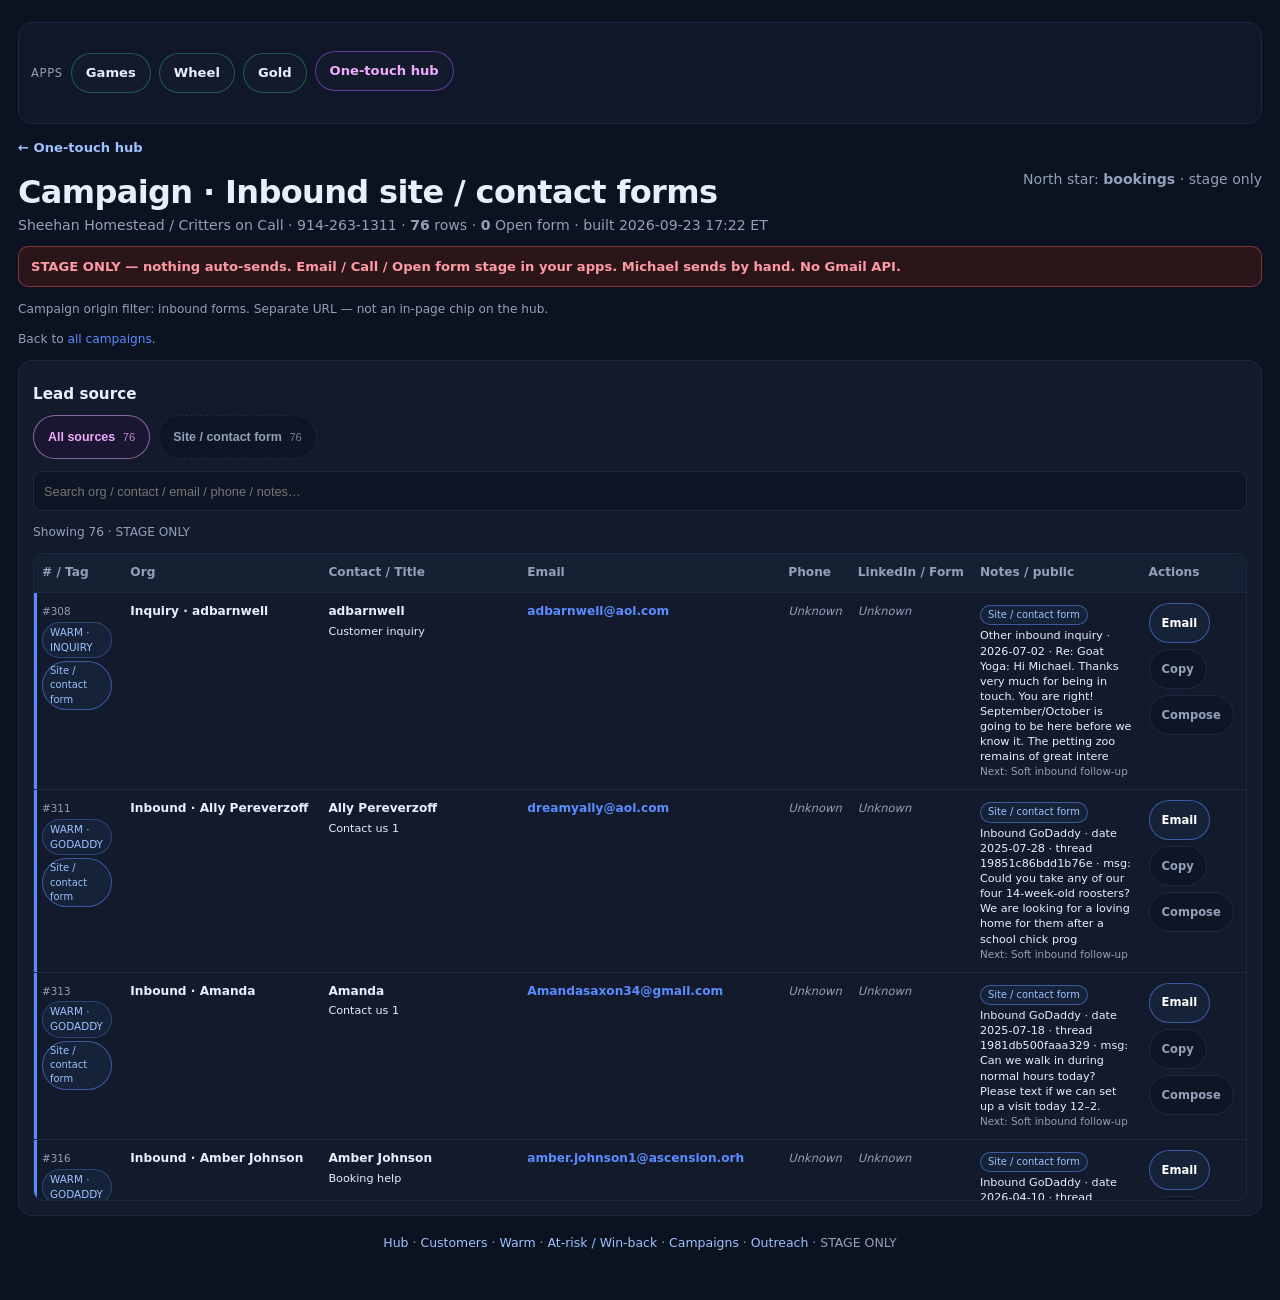
<file: one-touch-campaign-inbound-forms.html>
<!DOCTYPE html>
<html lang="en">
<head>
<meta charset="utf-8"/>
<meta name="viewport" content="width=device-width,initial-scale=1"/>
<title>Campaign · Inbound site / contact forms — Sheehan Homestead / Critters on Call</title>
<link rel="stylesheet" href="one-touch-shared.css"/>
</head>
<body>
<div class="wrap wide">
  <div class="apps" aria-label="Public apps">
    <span class="lbl">Apps</span>
    <a href="https://onchainoffgrid-hub.github.io/critters-play/" target="_blank" rel="noopener">Games</a><a href="https://onchainoffgrid-hub.github.io/critters-on-call/wheel.html" target="_blank" rel="noopener">Wheel</a><a href="https://onchainoffgrid-hub.github.io/critters-on-call/gold.html" target="_blank" rel="noopener">Gold</a>
    <a class="hub" href="one-touch.html">One-touch hub</a>
    
  </div>
  <p class="crumb"><a href="one-touch.html">← One-touch hub</a></p>
  <header>
    <div>
      <h1>Campaign · Inbound site / contact forms</h1>
      <div class="sub">Sheehan Homestead / Critters on Call · 914-263-1311 · <b>76</b> rows · <b>0</b> Open form · built 2026-09-23 17:22 ET</div>
    </div>
    <div class="sub">North star: <b>bookings</b> · stage only</div>
  </header>
  <div class="banner">STAGE ONLY — nothing auto-sends. Email / Call / Open form stage in your apps. Michael sends by hand. No Gmail API.</div>
  <p class="note" style="margin:0 0 12px">Campaign origin filter: inbound forms. Separate URL — not an in-page chip on the hub.</p>
  <p class="note">Back to <a href="one-touch-campaigns.html">all campaigns</a>.</p>
  <div class="card">
    
    <h2 style="margin-top:8px">Lead source</h2><div class="lanes" id="source-filters" role="tablist" aria-label="Lead sources"><button type="button" class="on" data-filter="src_all">All sources <span class="n">76</span></button><button type="button" class="sec" data-filter="src_customer_contact_form">Site / contact form <span class="n">76</span></button></div>
    <div class="toolbar">
      <input id="q" type="search" placeholder="Search org / contact / email / phone / notes…" autocomplete="off"/>
    </div>
    <p class="note" id="view-note">Showing 76 · prefer <b>Open form</b> when email missing · both when both exist</p>
    <div class="table-wrap">
      <table>
        <thead><tr>
          <th># / Tag</th><th>Org</th><th>Contact / Title</th><th>Email</th><th>Phone</th><th>LinkedIn / Form</th><th>Notes / public</th><th>Actions</th>
        </tr></thead>
        <tbody id="tbody">

<tr class="row flag-warm" data-views="warm" data-campaigns="inbound_forms" data-qid="308" data-primary="mailto" data-email="adbarnwell@aol.com" data-subject="Got your note — dates still open" data-body="Hi Adbarnwell,

Thanks for reaching out — Michael Sheehan here at Sheehan Homestead / Critters on Call.

Quick reference from your thread: Re: Goat Yoga: Hi Michael. Thanks very much for being in touch. You are right! September/October is going to be here before we know it. The petting zoo remains of great intere

If you&#x27;re still exploring options, a few next steps:
• Book mobile or a farm visit at sheehanhomestead.com
• Reply with preferred dates and I&#x27;ll confirm availability
• Text/call 914-263-1311

Happy to help when the timing is right — no hard sell.

Warmly,
Michael Sheehan
Sheehan Homestead · Critters on Call
914-263-1311 · sheehanhomestead.com" data-mailto="mailto:adbarnwell@aol.com?subject=Got%20your%20note%20%E2%80%94%20dates%20still%20open&amp;body=Hi%20Adbarnwell%2C%0A%0AThanks%20for%20reaching%20out%20%E2%80%94%20Michael%20Sheehan%20here%20at%20Sheehan%20Homestead%20%2F%20Critters%20on%20Call.%0A%0AQuick%20reference%20from%20your%20thread%3A%20Re%3A%20Goat%20Yoga%3A%20Hi%20Michael.%20Thanks%20very%20much%20for%20being%20in%20touch.%20You%20are%20right%21%20September%2FOctober%20is%20going%20to%20be%20here%20before%20we%20know%20it.%20The%20petting%20zoo%20remains%20of%20great%20intere%0A%0AIf%20you%27re%20still%20exploring%20options%2C%20a%20few%20next%20steps%3A%0A%E2%80%A2%20Book%20mobile%20or%20a%20farm%20visit%20at%20sheehanhomestead.com%0A%E2%80%A2%20Reply%20with%20preferred%20dates%20and%20I%27ll%20confirm%20availability%0A%E2%80%A2%20Text%2Fcall%20914-263-1311%0A%0AHappy%20to%20help%20when%20the%20timing%20is%20right%20%E2%80%94%20no%20hard%20sell.%0A%0AWarmly%2C%0AMichael%20Sheehan%0ASheehan%20Homestead%20%C2%B7%20Critters%20on%20Call%0A914-263-1311%20%C2%B7%20sheehanhomestead.com" data-tel="" data-form="" data-source-label="customer_contact_form" data-referrer="" data-search="inquiry · adbarnwell adbarnwell customer inquiry adbarnwell@aol.com   other inbound inquiry · 2026-07-02 · re: goat yoga: hi michael. thanks very much for being in touch. you are right! september/october is going to be here before we know it. the petting zoo remains of great intere soft inbound follow-up warm · inquiry customer_contact_form site / contact form  got your note — dates still open">
  <td><span class="qid">#308</span><div><span class="badge warm">WARM · INQUIRY</span></div><div><span class="src src-customer_contact_form">Site / contact form</span></div></td>
  <td class="acct">Inquiry · adbarnwell</td>
  <td><div class="tap">adbarnwell</div><div class="detail">Customer inquiry</div></td>
  <td><a class="tap" href="mailto:adbarnwell@aol.com">adbarnwell@aol.com</a></td>
  <td><span class="unk">Unknown</span></td>
  <td><span class="unk">Unknown</span></td>
  <td><div><span class="src src-customer_contact_form">Site / contact form</span></div><div class="detail">Other inbound inquiry · 2026-07-02 · Re: Goat Yoga: Hi Michael. Thanks very much for being in touch. You are right! September/October is going to be here before we know it. The petting zoo remains of great intere</div><div class="muted" style="font-size:.65rem">Next: Soft inbound follow-up</div></td>
  <td><div class="actions"><a class="btn" data-action="mailto" href="mailto:adbarnwell@aol.com?subject=Got%20your%20note%20%E2%80%94%20dates%20still%20open&amp;body=Hi%20Adbarnwell%2C%0A%0AThanks%20for%20reaching%20out%20%E2%80%94%20Michael%20Sheehan%20here%20at%20Sheehan%20Homestead%20%2F%20Critters%20on%20Call.%0A%0AQuick%20reference%20from%20your%20thread%3A%20Re%3A%20Goat%20Yoga%3A%20Hi%20Michael.%20Thanks%20very%20much%20for%20being%20in%20touch.%20You%20are%20right%21%20September%2FOctober%20is%20going%20to%20be%20here%20before%20we%20know%20it.%20The%20petting%20zoo%20remains%20of%20great%20intere%0A%0AIf%20you%27re%20still%20exploring%20options%2C%20a%20few%20next%20steps%3A%0A%E2%80%A2%20Book%20mobile%20or%20a%20farm%20visit%20at%20sheehanhomestead.com%0A%E2%80%A2%20Reply%20with%20preferred%20dates%20and%20I%27ll%20confirm%20availability%0A%E2%80%A2%20Text%2Fcall%20914-263-1311%0A%0AHappy%20to%20help%20when%20the%20timing%20is%20right%20%E2%80%94%20no%20hard%20sell.%0A%0AWarmly%2C%0AMichael%20Sheehan%0ASheehan%20Homestead%20%C2%B7%20Critters%20on%20Call%0A914-263-1311%20%C2%B7%20sheehanhomestead.com">Email</a> <button type="button" class="btn tick" data-action="copy-draft">Copy</button> <button type="button" class="btn tick" data-action="compose">Compose</button></div></td>
</tr>
<tr class="row flag-warm" data-views="warm" data-campaigns="inbound_forms" data-qid="311" data-primary="mailto" data-email="dreamyally@aol.com" data-subject="Got your note — dates still open" data-body="Hi Ally,

Thanks for reaching out via Contact us 1 — Michael Sheehan here at Sheehan Homestead / Critters on Call.

I saw your note about: Could you take any of our four 14-week-old roosters? We are looking for a loving home for them after a school chick program..

If you&#x27;re still looking at dates, a few easy next steps:
• Book a mobile petting zoo or farm visit at sheehanhomestead.com
• Reply with 2–3 preferred dates/times and I&#x27;ll check the calendar
• Or text/call 914-263-1311

No pressure either way — happy to help when the timing is right.

Warmly,
Michael Sheehan
Sheehan Homestead · Critters on Call
914-263-1311 · sheehanhomestead.com" data-mailto="mailto:dreamyally@aol.com?subject=Got%20your%20note%20%E2%80%94%20dates%20still%20open&amp;body=Hi%20Ally%2C%0A%0AThanks%20for%20reaching%20out%20via%20Contact%20us%201%20%E2%80%94%20Michael%20Sheehan%20here%20at%20Sheehan%20Homestead%20%2F%20Critters%20on%20Call.%0A%0AI%20saw%20your%20note%20about%3A%20Could%20you%20take%20any%20of%20our%20four%2014-week-old%20roosters%3F%20We%20are%20looking%20for%20a%20loving%20home%20for%20them%20after%20a%20school%20chick%20program..%0A%0AIf%20you%27re%20still%20looking%20at%20dates%2C%20a%20few%20easy%20next%20steps%3A%0A%E2%80%A2%20Book%20a%20mobile%20petting%20zoo%20or%20farm%20visit%20at%20sheehanhomestead.com%0A%E2%80%A2%20Reply%20with%202%E2%80%933%20preferred%20dates%2Ftimes%20and%20I%27ll%20check%20the%20calendar%0A%E2%80%A2%20Or%20text%2Fcall%20914-263-1311%0A%0ANo%20pressure%20either%20way%20%E2%80%94%20happy%20to%20help%20when%20the%20timing%20is%20right.%0A%0AWarmly%2C%0AMichael%20Sheehan%0ASheehan%20Homestead%20%C2%B7%20Critters%20on%20Call%0A914-263-1311%20%C2%B7%20sheehanhomestead.com" data-tel="" data-form="" data-source-label="customer_contact_form" data-referrer="" data-search="inbound · ally pereverzoff ally pereverzoff contact us 1 dreamyally@aol.com   inbound godaddy · date 2025-07-28 · thread 19851c86bdd1b76e · msg: could you take any of our four 14-week-old roosters? we are looking for a loving home for them after a school chick prog soft inbound follow-up warm · godaddy customer_contact_form site / contact form  got your note — dates still open">
  <td><span class="qid">#311</span><div><span class="badge warm">WARM · GODADDY</span></div><div><span class="src src-customer_contact_form">Site / contact form</span></div></td>
  <td class="acct">Inbound · Ally Pereverzoff</td>
  <td><div class="tap">Ally Pereverzoff</div><div class="detail">Contact us 1</div></td>
  <td><a class="tap" href="mailto:dreamyally@aol.com">dreamyally@aol.com</a></td>
  <td><span class="unk">Unknown</span></td>
  <td><span class="unk">Unknown</span></td>
  <td><div><span class="src src-customer_contact_form">Site / contact form</span></div><div class="detail">Inbound GoDaddy · date 2025-07-28 · thread 19851c86bdd1b76e · msg: Could you take any of our four 14-week-old roosters? We are looking for a loving home for them after a school chick prog</div><div class="muted" style="font-size:.65rem">Next: Soft inbound follow-up</div></td>
  <td><div class="actions"><a class="btn" data-action="mailto" href="mailto:dreamyally@aol.com?subject=Got%20your%20note%20%E2%80%94%20dates%20still%20open&amp;body=Hi%20Ally%2C%0A%0AThanks%20for%20reaching%20out%20via%20Contact%20us%201%20%E2%80%94%20Michael%20Sheehan%20here%20at%20Sheehan%20Homestead%20%2F%20Critters%20on%20Call.%0A%0AI%20saw%20your%20note%20about%3A%20Could%20you%20take%20any%20of%20our%20four%2014-week-old%20roosters%3F%20We%20are%20looking%20for%20a%20loving%20home%20for%20them%20after%20a%20school%20chick%20program..%0A%0AIf%20you%27re%20still%20looking%20at%20dates%2C%20a%20few%20easy%20next%20steps%3A%0A%E2%80%A2%20Book%20a%20mobile%20petting%20zoo%20or%20farm%20visit%20at%20sheehanhomestead.com%0A%E2%80%A2%20Reply%20with%202%E2%80%933%20preferred%20dates%2Ftimes%20and%20I%27ll%20check%20the%20calendar%0A%E2%80%A2%20Or%20text%2Fcall%20914-263-1311%0A%0ANo%20pressure%20either%20way%20%E2%80%94%20happy%20to%20help%20when%20the%20timing%20is%20right.%0A%0AWarmly%2C%0AMichael%20Sheehan%0ASheehan%20Homestead%20%C2%B7%20Critters%20on%20Call%0A914-263-1311%20%C2%B7%20sheehanhomestead.com">Email</a> <button type="button" class="btn tick" data-action="copy-draft">Copy</button> <button type="button" class="btn tick" data-action="compose">Compose</button></div></td>
</tr>
<tr class="row flag-warm" data-views="warm" data-campaigns="inbound_forms" data-qid="313" data-primary="mailto" data-email="Amandasaxon34@gmail.com" data-subject="Got your note — dates still open" data-body="Hi Amanda,

Thanks for reaching out via Contact us 1 — Michael Sheehan here at Sheehan Homestead / Critters on Call.

I saw your note about: Can we walk in during normal hours today? Please text if we can set up a visit today 12–2..

If you&#x27;re still looking at dates, a few easy next steps:
• Book a mobile petting zoo or farm visit at sheehanhomestead.com
• Reply with 2–3 preferred dates/times and I&#x27;ll check the calendar
• Or text/call 914-263-1311

No pressure either way — happy to help when the timing is right.

Warmly,
Michael Sheehan
Sheehan Homestead · Critters on Call
914-263-1311 · sheehanhomestead.com" data-mailto="mailto:Amandasaxon34@gmail.com?subject=Got%20your%20note%20%E2%80%94%20dates%20still%20open&amp;body=Hi%20Amanda%2C%0A%0AThanks%20for%20reaching%20out%20via%20Contact%20us%201%20%E2%80%94%20Michael%20Sheehan%20here%20at%20Sheehan%20Homestead%20%2F%20Critters%20on%20Call.%0A%0AI%20saw%20your%20note%20about%3A%20Can%20we%20walk%20in%20during%20normal%20hours%20today%3F%20Please%20text%20if%20we%20can%20set%20up%20a%20visit%20today%2012%E2%80%932..%0A%0AIf%20you%27re%20still%20looking%20at%20dates%2C%20a%20few%20easy%20next%20steps%3A%0A%E2%80%A2%20Book%20a%20mobile%20petting%20zoo%20or%20farm%20visit%20at%20sheehanhomestead.com%0A%E2%80%A2%20Reply%20with%202%E2%80%933%20preferred%20dates%2Ftimes%20and%20I%27ll%20check%20the%20calendar%0A%E2%80%A2%20Or%20text%2Fcall%20914-263-1311%0A%0ANo%20pressure%20either%20way%20%E2%80%94%20happy%20to%20help%20when%20the%20timing%20is%20right.%0A%0AWarmly%2C%0AMichael%20Sheehan%0ASheehan%20Homestead%20%C2%B7%20Critters%20on%20Call%0A914-263-1311%20%C2%B7%20sheehanhomestead.com" data-tel="" data-form="" data-source-label="customer_contact_form" data-referrer="" data-search="inbound · amanda amanda contact us 1 amandasaxon34@gmail.com   inbound godaddy · date 2025-07-18 · thread 1981db500faaa329 · msg: can we walk in during normal hours today? please text if we can set up a visit today 12–2. soft inbound follow-up warm · godaddy customer_contact_form site / contact form  got your note — dates still open">
  <td><span class="qid">#313</span><div><span class="badge warm">WARM · GODADDY</span></div><div><span class="src src-customer_contact_form">Site / contact form</span></div></td>
  <td class="acct">Inbound · Amanda</td>
  <td><div class="tap">Amanda</div><div class="detail">Contact us 1</div></td>
  <td><a class="tap" href="mailto:Amandasaxon34@gmail.com">Amandasaxon34@gmail.com</a></td>
  <td><span class="unk">Unknown</span></td>
  <td><span class="unk">Unknown</span></td>
  <td><div><span class="src src-customer_contact_form">Site / contact form</span></div><div class="detail">Inbound GoDaddy · date 2025-07-18 · thread 1981db500faaa329 · msg: Can we walk in during normal hours today? Please text if we can set up a visit today 12–2.</div><div class="muted" style="font-size:.65rem">Next: Soft inbound follow-up</div></td>
  <td><div class="actions"><a class="btn" data-action="mailto" href="mailto:Amandasaxon34@gmail.com?subject=Got%20your%20note%20%E2%80%94%20dates%20still%20open&amp;body=Hi%20Amanda%2C%0A%0AThanks%20for%20reaching%20out%20via%20Contact%20us%201%20%E2%80%94%20Michael%20Sheehan%20here%20at%20Sheehan%20Homestead%20%2F%20Critters%20on%20Call.%0A%0AI%20saw%20your%20note%20about%3A%20Can%20we%20walk%20in%20during%20normal%20hours%20today%3F%20Please%20text%20if%20we%20can%20set%20up%20a%20visit%20today%2012%E2%80%932..%0A%0AIf%20you%27re%20still%20looking%20at%20dates%2C%20a%20few%20easy%20next%20steps%3A%0A%E2%80%A2%20Book%20a%20mobile%20petting%20zoo%20or%20farm%20visit%20at%20sheehanhomestead.com%0A%E2%80%A2%20Reply%20with%202%E2%80%933%20preferred%20dates%2Ftimes%20and%20I%27ll%20check%20the%20calendar%0A%E2%80%A2%20Or%20text%2Fcall%20914-263-1311%0A%0ANo%20pressure%20either%20way%20%E2%80%94%20happy%20to%20help%20when%20the%20timing%20is%20right.%0A%0AWarmly%2C%0AMichael%20Sheehan%0ASheehan%20Homestead%20%C2%B7%20Critters%20on%20Call%0A914-263-1311%20%C2%B7%20sheehanhomestead.com">Email</a> <button type="button" class="btn tick" data-action="copy-draft">Copy</button> <button type="button" class="btn tick" data-action="compose">Compose</button></div></td>
</tr>
<tr class="row flag-warm" data-views="warm" data-campaigns="inbound_forms" data-qid="316" data-primary="mailto" data-email="amber.johnson1@ascension.orh" data-subject="Got your note — dates still open" data-body="Hi Amber,

Thanks for reaching out via Booking help — Michael Sheehan here at Sheehan Homestead / Critters on Call.

If you&#x27;re still looking at dates, a few easy next steps:
• Book a mobile petting zoo or farm visit at sheehanhomestead.com
• Reply with 2–3 preferred dates/times and I&#x27;ll check the calendar
• Or text/call 914-263-1311

No pressure either way — happy to help when the timing is right.

Warmly,
Michael Sheehan
Sheehan Homestead · Critters on Call
914-263-1311 · sheehanhomestead.com" data-mailto="mailto:amber.johnson1@ascension.orh?subject=Got%20your%20note%20%E2%80%94%20dates%20still%20open&amp;body=Hi%20Amber%2C%0A%0AThanks%20for%20reaching%20out%20via%20Booking%20help%20%E2%80%94%20Michael%20Sheehan%20here%20at%20Sheehan%20Homestead%20%2F%20Critters%20on%20Call.%0A%0AIf%20you%27re%20still%20looking%20at%20dates%2C%20a%20few%20easy%20next%20steps%3A%0A%E2%80%A2%20Book%20a%20mobile%20petting%20zoo%20or%20farm%20visit%20at%20sheehanhomestead.com%0A%E2%80%A2%20Reply%20with%202%E2%80%933%20preferred%20dates%2Ftimes%20and%20I%27ll%20check%20the%20calendar%0A%E2%80%A2%20Or%20text%2Fcall%20914-263-1311%0A%0ANo%20pressure%20either%20way%20%E2%80%94%20happy%20to%20help%20when%20the%20timing%20is%20right.%0A%0AWarmly%2C%0AMichael%20Sheehan%0ASheehan%20Homestead%20%C2%B7%20Critters%20on%20Call%0A914-263-1311%20%C2%B7%20sheehanhomestead.com" data-tel="" data-form="" data-source-label="customer_contact_form" data-referrer="" data-search="inbound · amber johnson amber johnson booking help amber.johnson1@ascension.orh   inbound godaddy · date 2026-04-10 · thread 19d78ba6bcbf691f soft inbound follow-up warm · godaddy customer_contact_form site / contact form  got your note — dates still open">
  <td><span class="qid">#316</span><div><span class="badge warm">WARM · GODADDY</span></div><div><span class="src src-customer_contact_form">Site / contact form</span></div></td>
  <td class="acct">Inbound · Amber Johnson</td>
  <td><div class="tap">Amber Johnson</div><div class="detail">Booking help</div></td>
  <td><a class="tap" href="mailto:amber.johnson1@ascension.orh">amber.johnson1@ascension.orh</a></td>
  <td><span class="unk">Unknown</span></td>
  <td><span class="unk">Unknown</span></td>
  <td><div><span class="src src-customer_contact_form">Site / contact form</span></div><div class="detail">Inbound GoDaddy · date 2026-04-10 · thread 19d78ba6bcbf691f</div><div class="muted" style="font-size:.65rem">Next: Soft inbound follow-up</div></td>
  <td><div class="actions"><a class="btn" data-action="mailto" href="mailto:amber.johnson1@ascension.orh?subject=Got%20your%20note%20%E2%80%94%20dates%20still%20open&amp;body=Hi%20Amber%2C%0A%0AThanks%20for%20reaching%20out%20via%20Booking%20help%20%E2%80%94%20Michael%20Sheehan%20here%20at%20Sheehan%20Homestead%20%2F%20Critters%20on%20Call.%0A%0AIf%20you%27re%20still%20looking%20at%20dates%2C%20a%20few%20easy%20next%20steps%3A%0A%E2%80%A2%20Book%20a%20mobile%20petting%20zoo%20or%20farm%20visit%20at%20sheehanhomestead.com%0A%E2%80%A2%20Reply%20with%202%E2%80%933%20preferred%20dates%2Ftimes%20and%20I%27ll%20check%20the%20calendar%0A%E2%80%A2%20Or%20text%2Fcall%20914-263-1311%0A%0ANo%20pressure%20either%20way%20%E2%80%94%20happy%20to%20help%20when%20the%20timing%20is%20right.%0A%0AWarmly%2C%0AMichael%20Sheehan%0ASheehan%20Homestead%20%C2%B7%20Critters%20on%20Call%0A914-263-1311%20%C2%B7%20sheehanhomestead.com">Email</a> <button type="button" class="btn tick" data-action="copy-draft">Copy</button> <button type="button" class="btn tick" data-action="compose">Compose</button></div></td>
</tr>
<tr class="row flag-warm" data-views="warm" data-campaigns="inbound_forms" data-qid="317" data-primary="mailto" data-email="Amymeow12@yahoo.com" data-subject="Got your note — dates still open" data-body="Hi Amy,

Thanks for reaching out via Booking help — Michael Sheehan here at Sheehan Homestead / Critters on Call.

If you&#x27;re still looking at dates, a few easy next steps:
• Book a mobile petting zoo or farm visit at sheehanhomestead.com
• Reply with 2–3 preferred dates/times and I&#x27;ll check the calendar
• Or text/call 914-263-1311

No pressure either way — happy to help when the timing is right.

Warmly,
Michael Sheehan
Sheehan Homestead · Critters on Call
914-263-1311 · sheehanhomestead.com" data-mailto="mailto:Amymeow12@yahoo.com?subject=Got%20your%20note%20%E2%80%94%20dates%20still%20open&amp;body=Hi%20Amy%2C%0A%0AThanks%20for%20reaching%20out%20via%20Booking%20help%20%E2%80%94%20Michael%20Sheehan%20here%20at%20Sheehan%20Homestead%20%2F%20Critters%20on%20Call.%0A%0AIf%20you%27re%20still%20looking%20at%20dates%2C%20a%20few%20easy%20next%20steps%3A%0A%E2%80%A2%20Book%20a%20mobile%20petting%20zoo%20or%20farm%20visit%20at%20sheehanhomestead.com%0A%E2%80%A2%20Reply%20with%202%E2%80%933%20preferred%20dates%2Ftimes%20and%20I%27ll%20check%20the%20calendar%0A%E2%80%A2%20Or%20text%2Fcall%20914-263-1311%0A%0ANo%20pressure%20either%20way%20%E2%80%94%20happy%20to%20help%20when%20the%20timing%20is%20right.%0A%0AWarmly%2C%0AMichael%20Sheehan%0ASheehan%20Homestead%20%C2%B7%20Critters%20on%20Call%0A914-263-1311%20%C2%B7%20sheehanhomestead.com" data-tel="" data-form="" data-source-label="customer_contact_form" data-referrer="" data-search="inbound · amy hlubek amy hlubek booking help amymeow12@yahoo.com   inbound godaddy · date 2025-10-10 · thread 199cf931f156cdd4 soft inbound follow-up warm · godaddy customer_contact_form site / contact form  got your note — dates still open">
  <td><span class="qid">#317</span><div><span class="badge warm">WARM · GODADDY</span></div><div><span class="src src-customer_contact_form">Site / contact form</span></div></td>
  <td class="acct">Inbound · Amy Hlubek</td>
  <td><div class="tap">Amy Hlubek</div><div class="detail">Booking help</div></td>
  <td><a class="tap" href="mailto:Amymeow12@yahoo.com">Amymeow12@yahoo.com</a></td>
  <td><span class="unk">Unknown</span></td>
  <td><span class="unk">Unknown</span></td>
  <td><div><span class="src src-customer_contact_form">Site / contact form</span></div><div class="detail">Inbound GoDaddy · date 2025-10-10 · thread 199cf931f156cdd4</div><div class="muted" style="font-size:.65rem">Next: Soft inbound follow-up</div></td>
  <td><div class="actions"><a class="btn" data-action="mailto" href="mailto:Amymeow12@yahoo.com?subject=Got%20your%20note%20%E2%80%94%20dates%20still%20open&amp;body=Hi%20Amy%2C%0A%0AThanks%20for%20reaching%20out%20via%20Booking%20help%20%E2%80%94%20Michael%20Sheehan%20here%20at%20Sheehan%20Homestead%20%2F%20Critters%20on%20Call.%0A%0AIf%20you%27re%20still%20looking%20at%20dates%2C%20a%20few%20easy%20next%20steps%3A%0A%E2%80%A2%20Book%20a%20mobile%20petting%20zoo%20or%20farm%20visit%20at%20sheehanhomestead.com%0A%E2%80%A2%20Reply%20with%202%E2%80%933%20preferred%20dates%2Ftimes%20and%20I%27ll%20check%20the%20calendar%0A%E2%80%A2%20Or%20text%2Fcall%20914-263-1311%0A%0ANo%20pressure%20either%20way%20%E2%80%94%20happy%20to%20help%20when%20the%20timing%20is%20right.%0A%0AWarmly%2C%0AMichael%20Sheehan%0ASheehan%20Homestead%20%C2%B7%20Critters%20on%20Call%0A914-263-1311%20%C2%B7%20sheehanhomestead.com">Email</a> <button type="button" class="btn tick" data-action="copy-draft">Copy</button> <button type="button" class="btn tick" data-action="compose">Compose</button></div></td>
</tr>
<tr class="row flag-warm" data-views="warm" data-campaigns="inbound_forms" data-qid="318" data-primary="mailto" data-email="angela.obrigkeit@gmail.com" data-subject="Got your note — dates still open" data-body="Hi Angie,

Thanks for reaching out via Contact us 1 — Michael Sheehan here at Sheehan Homestead / Critters on Call.

I saw your note about: Baby Goat Name submissions: Oreo, Spot, Princess, Prissy, Itty Bitty, Patches, Baby, Wittle Lady..

If you&#x27;re still looking at dates, a few easy next steps:
• Book a mobile petting zoo or farm visit at sheehanhomestead.com
• Reply with 2–3 preferred dates/times and I&#x27;ll check the calendar
• Or text/call 914-263-1311

No pressure either way — happy to help when the timing is right.

Warmly,
Michael Sheehan
Sheehan Homestead · Critters on Call
914-263-1311 · sheehanhomestead.com" data-mailto="mailto:angela.obrigkeit@gmail.com?subject=Got%20your%20note%20%E2%80%94%20dates%20still%20open&amp;body=Hi%20Angie%2C%0A%0AThanks%20for%20reaching%20out%20via%20Contact%20us%201%20%E2%80%94%20Michael%20Sheehan%20here%20at%20Sheehan%20Homestead%20%2F%20Critters%20on%20Call.%0A%0AI%20saw%20your%20note%20about%3A%20Baby%20Goat%20Name%20submissions%3A%20Oreo%2C%20Spot%2C%20Princess%2C%20Prissy%2C%20Itty%20Bitty%2C%20Patches%2C%20Baby%2C%20Wittle%20Lady..%0A%0AIf%20you%27re%20still%20looking%20at%20dates%2C%20a%20few%20easy%20next%20steps%3A%0A%E2%80%A2%20Book%20a%20mobile%20petting%20zoo%20or%20farm%20visit%20at%20sheehanhomestead.com%0A%E2%80%A2%20Reply%20with%202%E2%80%933%20preferred%20dates%2Ftimes%20and%20I%27ll%20check%20the%20calendar%0A%E2%80%A2%20Or%20text%2Fcall%20914-263-1311%0A%0ANo%20pressure%20either%20way%20%E2%80%94%20happy%20to%20help%20when%20the%20timing%20is%20right.%0A%0AWarmly%2C%0AMichael%20Sheehan%0ASheehan%20Homestead%20%C2%B7%20Critters%20on%20Call%0A914-263-1311%20%C2%B7%20sheehanhomestead.com" data-tel="" data-form="" data-source-label="customer_contact_form" data-referrer="" data-search="inbound · angie angie contact us 1 angela.obrigkeit@gmail.com   inbound godaddy · date 2024-12-10 · thread 193b2a0e57e40c36 · msg: baby goat name submissions: oreo, spot, princess, prissy, itty bitty, patches, baby, wittle lady. soft inbound follow-up warm · godaddy customer_contact_form site / contact form  got your note — dates still open">
  <td><span class="qid">#318</span><div><span class="badge warm">WARM · GODADDY</span></div><div><span class="src src-customer_contact_form">Site / contact form</span></div></td>
  <td class="acct">Inbound · Angie</td>
  <td><div class="tap">Angie</div><div class="detail">Contact us 1</div></td>
  <td><a class="tap" href="mailto:angela.obrigkeit@gmail.com">angela.obrigkeit@gmail.com</a></td>
  <td><span class="unk">Unknown</span></td>
  <td><span class="unk">Unknown</span></td>
  <td><div><span class="src src-customer_contact_form">Site / contact form</span></div><div class="detail">Inbound GoDaddy · date 2024-12-10 · thread 193b2a0e57e40c36 · msg: Baby Goat Name submissions: Oreo, Spot, Princess, Prissy, Itty Bitty, Patches, Baby, Wittle Lady.</div><div class="muted" style="font-size:.65rem">Next: Soft inbound follow-up</div></td>
  <td><div class="actions"><a class="btn" data-action="mailto" href="mailto:angela.obrigkeit@gmail.com?subject=Got%20your%20note%20%E2%80%94%20dates%20still%20open&amp;body=Hi%20Angie%2C%0A%0AThanks%20for%20reaching%20out%20via%20Contact%20us%201%20%E2%80%94%20Michael%20Sheehan%20here%20at%20Sheehan%20Homestead%20%2F%20Critters%20on%20Call.%0A%0AI%20saw%20your%20note%20about%3A%20Baby%20Goat%20Name%20submissions%3A%20Oreo%2C%20Spot%2C%20Princess%2C%20Prissy%2C%20Itty%20Bitty%2C%20Patches%2C%20Baby%2C%20Wittle%20Lady..%0A%0AIf%20you%27re%20still%20looking%20at%20dates%2C%20a%20few%20easy%20next%20steps%3A%0A%E2%80%A2%20Book%20a%20mobile%20petting%20zoo%20or%20farm%20visit%20at%20sheehanhomestead.com%0A%E2%80%A2%20Reply%20with%202%E2%80%933%20preferred%20dates%2Ftimes%20and%20I%27ll%20check%20the%20calendar%0A%E2%80%A2%20Or%20text%2Fcall%20914-263-1311%0A%0ANo%20pressure%20either%20way%20%E2%80%94%20happy%20to%20help%20when%20the%20timing%20is%20right.%0A%0AWarmly%2C%0AMichael%20Sheehan%0ASheehan%20Homestead%20%C2%B7%20Critters%20on%20Call%0A914-263-1311%20%C2%B7%20sheehanhomestead.com">Email</a> <button type="button" class="btn tick" data-action="copy-draft">Copy</button> <button type="button" class="btn tick" data-action="compose">Compose</button></div></td>
</tr>
<tr class="row flag-warm" data-views="warm" data-campaigns="inbound_forms" data-qid="319" data-primary="mailto" data-email="Aprilgraham01151973@gmail.com" data-subject="Got your note — dates still open" data-body="Hi April,

Thanks for reaching out via Contact us 1 — Michael Sheehan here at Sheehan Homestead / Critters on Call.

I saw your note about: Hi, where are you located?.

If you&#x27;re still looking at dates, a few easy next steps:
• Book a mobile petting zoo or farm visit at sheehanhomestead.com
• Reply with 2–3 preferred dates/times and I&#x27;ll check the calendar
• Or text/call 914-263-1311

No pressure either way — happy to help when the timing is right.

Warmly,
Michael Sheehan
Sheehan Homestead · Critters on Call
914-263-1311 · sheehanhomestead.com" data-mailto="mailto:Aprilgraham01151973@gmail.com?subject=Got%20your%20note%20%E2%80%94%20dates%20still%20open&amp;body=Hi%20April%2C%0A%0AThanks%20for%20reaching%20out%20via%20Contact%20us%201%20%E2%80%94%20Michael%20Sheehan%20here%20at%20Sheehan%20Homestead%20%2F%20Critters%20on%20Call.%0A%0AI%20saw%20your%20note%20about%3A%20Hi%2C%20where%20are%20you%20located%3F.%0A%0AIf%20you%27re%20still%20looking%20at%20dates%2C%20a%20few%20easy%20next%20steps%3A%0A%E2%80%A2%20Book%20a%20mobile%20petting%20zoo%20or%20farm%20visit%20at%20sheehanhomestead.com%0A%E2%80%A2%20Reply%20with%202%E2%80%933%20preferred%20dates%2Ftimes%20and%20I%27ll%20check%20the%20calendar%0A%E2%80%A2%20Or%20text%2Fcall%20914-263-1311%0A%0ANo%20pressure%20either%20way%20%E2%80%94%20happy%20to%20help%20when%20the%20timing%20is%20right.%0A%0AWarmly%2C%0AMichael%20Sheehan%0ASheehan%20Homestead%20%C2%B7%20Critters%20on%20Call%0A914-263-1311%20%C2%B7%20sheehanhomestead.com" data-tel="" data-form="" data-source-label="customer_contact_form" data-referrer="" data-search="inbound · april mcgaha april mcgaha contact us 1 aprilgraham01151973@gmail.com   inbound godaddy · date 2025-05-11 · thread 196c02bc01767d6e · msg: hi, where are you located? soft inbound follow-up warm · godaddy customer_contact_form site / contact form  got your note — dates still open">
  <td><span class="qid">#319</span><div><span class="badge warm">WARM · GODADDY</span></div><div><span class="src src-customer_contact_form">Site / contact form</span></div></td>
  <td class="acct">Inbound · April McGaha</td>
  <td><div class="tap">April McGaha</div><div class="detail">Contact us 1</div></td>
  <td><a class="tap" href="mailto:Aprilgraham01151973@gmail.com">Aprilgraham01151973@gmail.com</a></td>
  <td><span class="unk">Unknown</span></td>
  <td><span class="unk">Unknown</span></td>
  <td><div><span class="src src-customer_contact_form">Site / contact form</span></div><div class="detail">Inbound GoDaddy · date 2025-05-11 · thread 196c02bc01767d6e · msg: Hi, where are you located?</div><div class="muted" style="font-size:.65rem">Next: Soft inbound follow-up</div></td>
  <td><div class="actions"><a class="btn" data-action="mailto" href="mailto:Aprilgraham01151973@gmail.com?subject=Got%20your%20note%20%E2%80%94%20dates%20still%20open&amp;body=Hi%20April%2C%0A%0AThanks%20for%20reaching%20out%20via%20Contact%20us%201%20%E2%80%94%20Michael%20Sheehan%20here%20at%20Sheehan%20Homestead%20%2F%20Critters%20on%20Call.%0A%0AI%20saw%20your%20note%20about%3A%20Hi%2C%20where%20are%20you%20located%3F.%0A%0AIf%20you%27re%20still%20looking%20at%20dates%2C%20a%20few%20easy%20next%20steps%3A%0A%E2%80%A2%20Book%20a%20mobile%20petting%20zoo%20or%20farm%20visit%20at%20sheehanhomestead.com%0A%E2%80%A2%20Reply%20with%202%E2%80%933%20preferred%20dates%2Ftimes%20and%20I%27ll%20check%20the%20calendar%0A%E2%80%A2%20Or%20text%2Fcall%20914-263-1311%0A%0ANo%20pressure%20either%20way%20%E2%80%94%20happy%20to%20help%20when%20the%20timing%20is%20right.%0A%0AWarmly%2C%0AMichael%20Sheehan%0ASheehan%20Homestead%20%C2%B7%20Critters%20on%20Call%0A914-263-1311%20%C2%B7%20sheehanhomestead.com">Email</a> <button type="button" class="btn tick" data-action="copy-draft">Copy</button> <button type="button" class="btn tick" data-action="compose">Compose</button></div></td>
</tr>
<tr class="row flag-warm" data-views="warm" data-campaigns="inbound_forms" data-qid="320" data-primary="mailto" data-email="ashleyamdg@gmail.com" data-subject="Got your note — dates still open" data-body="Hi Ashley,

Thanks for reaching out via Contact us 1 — Michael Sheehan here at Sheehan Homestead / Critters on Call.

I saw your note about: I am interested in bunny rabbits at my daughter&#x27;s birthday party in North Jax, preferably the afternoon of Mar 23. Please share availability and cost/details..

If you&#x27;re still looking at dates, a few easy next steps:
• Book a mobile petting zoo or farm visit at sheehanhomestead.com
• Reply with 2–3 preferred dates/times and I&#x27;ll check the calendar
• Or text/call 914-263-1311

No pressure either way — happy to help when the timing is right.

Warmly,
Michael Sheehan
Sheehan Homestead · Critters on Call
914-263-1311 · sheehanhomestead.com" data-mailto="mailto:ashleyamdg@gmail.com?subject=Got%20your%20note%20%E2%80%94%20dates%20still%20open&amp;body=Hi%20Ashley%2C%0A%0AThanks%20for%20reaching%20out%20via%20Contact%20us%201%20%E2%80%94%20Michael%20Sheehan%20here%20at%20Sheehan%20Homestead%20%2F%20Critters%20on%20Call.%0A%0AI%20saw%20your%20note%20about%3A%20I%20am%20interested%20in%20bunny%20rabbits%20at%20my%20daughter%27s%20birthday%20party%20in%20North%20Jax%2C%20preferably%20the%20afternoon%20of%20Mar%2023.%20Please%20share%20availability%20and%20cost%2Fdetails..%0A%0AIf%20you%27re%20still%20looking%20at%20dates%2C%20a%20few%20easy%20next%20steps%3A%0A%E2%80%A2%20Book%20a%20mobile%20petting%20zoo%20or%20farm%20visit%20at%20sheehanhomestead.com%0A%E2%80%A2%20Reply%20with%202%E2%80%933%20preferred%20dates%2Ftimes%20and%20I%27ll%20check%20the%20calendar%0A%E2%80%A2%20Or%20text%2Fcall%20914-263-1311%0A%0ANo%20pressure%20either%20way%20%E2%80%94%20happy%20to%20help%20when%20the%20timing%20is%20right.%0A%0AWarmly%2C%0AMichael%20Sheehan%0ASheehan%20Homestead%20%C2%B7%20Critters%20on%20Call%0A914-263-1311%20%C2%B7%20sheehanhomestead.com" data-tel="" data-form="" data-source-label="customer_contact_form" data-referrer="" data-search="inbound · ashley walker kepper ashley walker kepper contact us 1 ashleyamdg@gmail.com   inbound godaddy · date 2025-03-10 · thread 195803a7775ac3e6 · msg: i am interested in bunny rabbits at my daughter&#x27;s birthday party in north jax, preferably the afternoon of mar 23. pleas soft inbound follow-up warm · godaddy customer_contact_form site / contact form  got your note — dates still open">
  <td><span class="qid">#320</span><div><span class="badge warm">WARM · GODADDY</span></div><div><span class="src src-customer_contact_form">Site / contact form</span></div></td>
  <td class="acct">Inbound · Ashley Walker Kepper</td>
  <td><div class="tap">Ashley Walker Kepper</div><div class="detail">Contact us 1</div></td>
  <td><a class="tap" href="mailto:ashleyamdg@gmail.com">ashleyamdg@gmail.com</a></td>
  <td><span class="unk">Unknown</span></td>
  <td><span class="unk">Unknown</span></td>
  <td><div><span class="src src-customer_contact_form">Site / contact form</span></div><div class="detail">Inbound GoDaddy · date 2025-03-10 · thread 195803a7775ac3e6 · msg: I am interested in bunny rabbits at my daughter's birthday party in North Jax, preferably the afternoon of Mar 23. Pleas</div><div class="muted" style="font-size:.65rem">Next: Soft inbound follow-up</div></td>
  <td><div class="actions"><a class="btn" data-action="mailto" href="mailto:ashleyamdg@gmail.com?subject=Got%20your%20note%20%E2%80%94%20dates%20still%20open&amp;body=Hi%20Ashley%2C%0A%0AThanks%20for%20reaching%20out%20via%20Contact%20us%201%20%E2%80%94%20Michael%20Sheehan%20here%20at%20Sheehan%20Homestead%20%2F%20Critters%20on%20Call.%0A%0AI%20saw%20your%20note%20about%3A%20I%20am%20interested%20in%20bunny%20rabbits%20at%20my%20daughter%27s%20birthday%20party%20in%20North%20Jax%2C%20preferably%20the%20afternoon%20of%20Mar%2023.%20Please%20share%20availability%20and%20cost%2Fdetails..%0A%0AIf%20you%27re%20still%20looking%20at%20dates%2C%20a%20few%20easy%20next%20steps%3A%0A%E2%80%A2%20Book%20a%20mobile%20petting%20zoo%20or%20farm%20visit%20at%20sheehanhomestead.com%0A%E2%80%A2%20Reply%20with%202%E2%80%933%20preferred%20dates%2Ftimes%20and%20I%27ll%20check%20the%20calendar%0A%E2%80%A2%20Or%20text%2Fcall%20914-263-1311%0A%0ANo%20pressure%20either%20way%20%E2%80%94%20happy%20to%20help%20when%20the%20timing%20is%20right.%0A%0AWarmly%2C%0AMichael%20Sheehan%0ASheehan%20Homestead%20%C2%B7%20Critters%20on%20Call%0A914-263-1311%20%C2%B7%20sheehanhomestead.com">Email</a> <button type="button" class="btn tick" data-action="copy-draft">Copy</button> <button type="button" class="btn tick" data-action="compose">Compose</button></div></td>
</tr>
<tr class="row flag-warm" data-views="warm" data-campaigns="inbound_forms" data-qid="321" data-primary="mailto" data-email="ashleymkopec@gmail.com" data-subject="Got your note — dates still open" data-body="Hi Ashleymkopec,

Thanks for reaching out — Michael Sheehan here at Sheehan Homestead / Critters on Call.

Quick reference from your thread: Re: Quote for mobile petting zoo: Hi Michael, We&#x27;re just waiting on one more quote on Friday (they are on vacation) before we decide how to move forward. Will get back to you on Friday or ea; Quote fo…

If you&#x27;re still exploring options, a few next steps:
• Book mobile or a farm visit at sheehanhomestead.com
• Reply with preferred dates and I&#x27;ll confirm availability
• Text/call 914-263-1311

Happy to help when the timing is right — no hard sell.

Warmly,
Michael Sheehan
Sheehan Homestead · Critters on Call
914-263-1311 · sheehanhomestead.com" data-mailto="mailto:ashleymkopec@gmail.com?subject=Got%20your%20note%20%E2%80%94%20dates%20still%20open&amp;body=Hi%20Ashleymkopec%2C%0A%0AThanks%20for%20reaching%20out%20%E2%80%94%20Michael%20Sheehan%20here%20at%20Sheehan%20Homestead%20%2F%20Critters%20on%20Call.%0A%0AQuick%20reference%20from%20your%20thread%3A%20Re%3A%20Quote%20for%20mobile%20petting%20zoo%3A%20Hi%20Michael%2C%20We%27re%20just%20waiting%20on%20one%20more%20quote%20on%20Friday%20%28they%20are%20on%20vacation%29%20before%20we%20decide%20how%20to%20move%20forward.%20Will%20get%20back%20to%20you%20on%20Friday%20or%20ea%3B%20Quote%20fo%E2%80%A6%0A%0AIf%20you%27re%20still%20exploring%20options%2C%20a%20few%20next%20steps%3A%0A%E2%80%A2%20Book%20mobile%20or%20a%20farm%20visit%20at%20sheehanhomestead.com%0A%E2%80%A2%20Reply%20with%20preferred%20dates%20and%20I%27ll%20confirm%20availability%0A%E2%80%A2%20Text%2Fcall%20914-263-1311%0A%0AHappy%20to%20help%20when%20the%20timing%20is%20right%20%E2%80%94%20no%20hard%20sell.%0A%0AWarmly%2C%0AMichael%20Sheehan%0ASheehan%20Homestead%20%C2%B7%20Critters%20on%20Call%0A914-263-1311%20%C2%B7%20sheehanhomestead.com" data-tel="" data-form="" data-source-label="customer_contact_form" data-referrer="" data-search="inquiry · ashleymkopec ashleymkopec customer inquiry ashleymkopec@gmail.com   other inbound inquiry · 2026-09-02 · re: quote for mobile petting zoo: hi michael, we&#x27;re just waiting on one more quote on friday (they are on vacation) before we decide how to move forward. will get back to you on fr soft inbound follow-up warm · inquiry customer_contact_form site / contact form  got your note — dates still open">
  <td><span class="qid">#321</span><div><span class="badge warm">WARM · INQUIRY</span></div><div><span class="src src-customer_contact_form">Site / contact form</span></div></td>
  <td class="acct">Inquiry · ashleymkopec</td>
  <td><div class="tap">ashleymkopec</div><div class="detail">Customer inquiry</div></td>
  <td><a class="tap" href="mailto:ashleymkopec@gmail.com">ashleymkopec@gmail.com</a></td>
  <td><span class="unk">Unknown</span></td>
  <td><span class="unk">Unknown</span></td>
  <td><div><span class="src src-customer_contact_form">Site / contact form</span></div><div class="detail">Other inbound inquiry · 2026-09-02 · Re: Quote for mobile petting zoo: Hi Michael, We're just waiting on one more quote on Friday (they are on vacation) before we decide how to move forward. Will get back to you on Fr</div><div class="muted" style="font-size:.65rem">Next: Soft inbound follow-up</div></td>
  <td><div class="actions"><a class="btn" data-action="mailto" href="mailto:ashleymkopec@gmail.com?subject=Got%20your%20note%20%E2%80%94%20dates%20still%20open&amp;body=Hi%20Ashleymkopec%2C%0A%0AThanks%20for%20reaching%20out%20%E2%80%94%20Michael%20Sheehan%20here%20at%20Sheehan%20Homestead%20%2F%20Critters%20on%20Call.%0A%0AQuick%20reference%20from%20your%20thread%3A%20Re%3A%20Quote%20for%20mobile%20petting%20zoo%3A%20Hi%20Michael%2C%20We%27re%20just%20waiting%20on%20one%20more%20quote%20on%20Friday%20%28they%20are%20on%20vacation%29%20before%20we%20decide%20how%20to%20move%20forward.%20Will%20get%20back%20to%20you%20on%20Friday%20or%20ea%3B%20Quote%20fo%E2%80%A6%0A%0AIf%20you%27re%20still%20exploring%20options%2C%20a%20few%20next%20steps%3A%0A%E2%80%A2%20Book%20mobile%20or%20a%20farm%20visit%20at%20sheehanhomestead.com%0A%E2%80%A2%20Reply%20with%20preferred%20dates%20and%20I%27ll%20confirm%20availability%0A%E2%80%A2%20Text%2Fcall%20914-263-1311%0A%0AHappy%20to%20help%20when%20the%20timing%20is%20right%20%E2%80%94%20no%20hard%20sell.%0A%0AWarmly%2C%0AMichael%20Sheehan%0ASheehan%20Homestead%20%C2%B7%20Critters%20on%20Call%0A914-263-1311%20%C2%B7%20sheehanhomestead.com">Email</a> <button type="button" class="btn tick" data-action="copy-draft">Copy</button> <button type="button" class="btn tick" data-action="compose">Compose</button></div></td>
</tr>
<tr class="row flag-warm" data-views="warm" data-campaigns="inbound_forms" data-qid="322" data-primary="mailto" data-email="beatrix@malwashington.com" data-subject="Got your note — dates still open" data-body="Hi Beatrix,

Thanks for reaching out — Michael Sheehan here at Sheehan Homestead / Critters on Call.

Quick reference from your thread: Re: Your Upcoming Tour on 9/15/2026 - MaliVai Washington Youth Foundation: Hello Ann-Marie, Thank you for letting me know! I hope you&#x27;re doing well. 🙂 I completely understand the challenges of being a…

If you&#x27;re still exploring options, a few next steps:
• Book mobile or a farm visit at sheehanhomestead.com
• Reply with preferred dates and I&#x27;ll confirm availability
• Text/call 914-263-1311

Happy to help when the timing is right — no hard sell.

Warmly,
Michael Sheehan
Sheehan Homestead · Critters on Call
914-263-1311 · sheehanhomestead.com" data-mailto="mailto:beatrix@malwashington.com?subject=Got%20your%20note%20%E2%80%94%20dates%20still%20open&amp;body=Hi%20Beatrix%2C%0A%0AThanks%20for%20reaching%20out%20%E2%80%94%20Michael%20Sheehan%20here%20at%20Sheehan%20Homestead%20%2F%20Critters%20on%20Call.%0A%0AQuick%20reference%20from%20your%20thread%3A%20Re%3A%20Your%20Upcoming%20Tour%20on%209%2F15%2F2026%20-%20MaliVai%20Washington%20Youth%20Foundation%3A%20Hello%20Ann-Marie%2C%20Thank%20you%20for%20letting%20me%20know%21%20I%20hope%20you%27re%20doing%20well.%20%F0%9F%99%82%20I%20completely%20understand%20the%20challenges%20of%20being%20a%E2%80%A6%0A%0AIf%20you%27re%20still%20exploring%20options%2C%20a%20few%20next%20steps%3A%0A%E2%80%A2%20Book%20mobile%20or%20a%20farm%20visit%20at%20sheehanhomestead.com%0A%E2%80%A2%20Reply%20with%20preferred%20dates%20and%20I%27ll%20confirm%20availability%0A%E2%80%A2%20Text%2Fcall%20914-263-1311%0A%0AHappy%20to%20help%20when%20the%20timing%20is%20right%20%E2%80%94%20no%20hard%20sell.%0A%0AWarmly%2C%0AMichael%20Sheehan%0ASheehan%20Homestead%20%C2%B7%20Critters%20on%20Call%0A914-263-1311%20%C2%B7%20sheehanhomestead.com" data-tel="" data-form="" data-source-label="customer_contact_form" data-referrer="" data-search="inquiry · beatrix beatrix customer inquiry beatrix@malwashington.com   other inbound inquiry · 2026-09-15 · re: your upcoming tour on 9/15/2026 - malivai washington youth foundation: hello ann-marie, thank you for letting me know! i hope you&#x27;re doing well. 🙂 i completely understand the c soft inbound follow-up warm · inquiry customer_contact_form site / contact form  got your note — dates still open">
  <td><span class="qid">#322</span><div><span class="badge warm">WARM · INQUIRY</span></div><div><span class="src src-customer_contact_form">Site / contact form</span></div></td>
  <td class="acct">Inquiry · beatrix</td>
  <td><div class="tap">beatrix</div><div class="detail">Customer inquiry</div></td>
  <td><a class="tap" href="mailto:beatrix@malwashington.com">beatrix@malwashington.com</a></td>
  <td><span class="unk">Unknown</span></td>
  <td><span class="unk">Unknown</span></td>
  <td><div><span class="src src-customer_contact_form">Site / contact form</span></div><div class="detail">Other inbound inquiry · 2026-09-15 · Re: Your Upcoming Tour on 9/15/2026 - MaliVai Washington Youth Foundation: Hello Ann-Marie, Thank you for letting me know! I hope you're doing well. 🙂 I completely understand the c</div><div class="muted" style="font-size:.65rem">Next: Soft inbound follow-up</div></td>
  <td><div class="actions"><a class="btn" data-action="mailto" href="mailto:beatrix@malwashington.com?subject=Got%20your%20note%20%E2%80%94%20dates%20still%20open&amp;body=Hi%20Beatrix%2C%0A%0AThanks%20for%20reaching%20out%20%E2%80%94%20Michael%20Sheehan%20here%20at%20Sheehan%20Homestead%20%2F%20Critters%20on%20Call.%0A%0AQuick%20reference%20from%20your%20thread%3A%20Re%3A%20Your%20Upcoming%20Tour%20on%209%2F15%2F2026%20-%20MaliVai%20Washington%20Youth%20Foundation%3A%20Hello%20Ann-Marie%2C%20Thank%20you%20for%20letting%20me%20know%21%20I%20hope%20you%27re%20doing%20well.%20%F0%9F%99%82%20I%20completely%20understand%20the%20challenges%20of%20being%20a%E2%80%A6%0A%0AIf%20you%27re%20still%20exploring%20options%2C%20a%20few%20next%20steps%3A%0A%E2%80%A2%20Book%20mobile%20or%20a%20farm%20visit%20at%20sheehanhomestead.com%0A%E2%80%A2%20Reply%20with%20preferred%20dates%20and%20I%27ll%20confirm%20availability%0A%E2%80%A2%20Text%2Fcall%20914-263-1311%0A%0AHappy%20to%20help%20when%20the%20timing%20is%20right%20%E2%80%94%20no%20hard%20sell.%0A%0AWarmly%2C%0AMichael%20Sheehan%0ASheehan%20Homestead%20%C2%B7%20Critters%20on%20Call%0A914-263-1311%20%C2%B7%20sheehanhomestead.com">Email</a> <button type="button" class="btn tick" data-action="copy-draft">Copy</button> <button type="button" class="btn tick" data-action="compose">Compose</button></div></td>
</tr>
<tr class="row flag-warm" data-views="warm" data-campaigns="inbound_forms" data-qid="323" data-primary="mailto" data-email="brittanyramputi@gmail.com" data-subject="Got your note — dates still open" data-body="Hi Brittany,

Thanks for reaching out via Booking help — Michael Sheehan here at Sheehan Homestead / Critters on Call.

If you&#x27;re still looking at dates, a few easy next steps:
• Book a mobile petting zoo or farm visit at sheehanhomestead.com
• Reply with 2–3 preferred dates/times and I&#x27;ll check the calendar
• Or text/call 914-263-1311

No pressure either way — happy to help when the timing is right.

Warmly,
Michael Sheehan
Sheehan Homestead · Critters on Call
914-263-1311 · sheehanhomestead.com" data-mailto="mailto:brittanyramputi@gmail.com?subject=Got%20your%20note%20%E2%80%94%20dates%20still%20open&amp;body=Hi%20Brittany%2C%0A%0AThanks%20for%20reaching%20out%20via%20Booking%20help%20%E2%80%94%20Michael%20Sheehan%20here%20at%20Sheehan%20Homestead%20%2F%20Critters%20on%20Call.%0A%0AIf%20you%27re%20still%20looking%20at%20dates%2C%20a%20few%20easy%20next%20steps%3A%0A%E2%80%A2%20Book%20a%20mobile%20petting%20zoo%20or%20farm%20visit%20at%20sheehanhomestead.com%0A%E2%80%A2%20Reply%20with%202%E2%80%933%20preferred%20dates%2Ftimes%20and%20I%27ll%20check%20the%20calendar%0A%E2%80%A2%20Or%20text%2Fcall%20914-263-1311%0A%0ANo%20pressure%20either%20way%20%E2%80%94%20happy%20to%20help%20when%20the%20timing%20is%20right.%0A%0AWarmly%2C%0AMichael%20Sheehan%0ASheehan%20Homestead%20%C2%B7%20Critters%20on%20Call%0A914-263-1311%20%C2%B7%20sheehanhomestead.com" data-tel="" data-form="" data-source-label="customer_contact_form" data-referrer="" data-search="inbound · brittany ramputi brittany ramputi booking help brittanyramputi@gmail.com   inbound godaddy · date 2025-10-03 · thread 199a779168d22872 soft inbound follow-up warm · godaddy customer_contact_form site / contact form  got your note — dates still open">
  <td><span class="qid">#323</span><div><span class="badge warm">WARM · GODADDY</span></div><div><span class="src src-customer_contact_form">Site / contact form</span></div></td>
  <td class="acct">Inbound · Brittany Ramputi</td>
  <td><div class="tap">Brittany Ramputi</div><div class="detail">Booking help</div></td>
  <td><a class="tap" href="mailto:brittanyramputi@gmail.com">brittanyramputi@gmail.com</a></td>
  <td><span class="unk">Unknown</span></td>
  <td><span class="unk">Unknown</span></td>
  <td><div><span class="src src-customer_contact_form">Site / contact form</span></div><div class="detail">Inbound GoDaddy · date 2025-10-03 · thread 199a779168d22872</div><div class="muted" style="font-size:.65rem">Next: Soft inbound follow-up</div></td>
  <td><div class="actions"><a class="btn" data-action="mailto" href="mailto:brittanyramputi@gmail.com?subject=Got%20your%20note%20%E2%80%94%20dates%20still%20open&amp;body=Hi%20Brittany%2C%0A%0AThanks%20for%20reaching%20out%20via%20Booking%20help%20%E2%80%94%20Michael%20Sheehan%20here%20at%20Sheehan%20Homestead%20%2F%20Critters%20on%20Call.%0A%0AIf%20you%27re%20still%20looking%20at%20dates%2C%20a%20few%20easy%20next%20steps%3A%0A%E2%80%A2%20Book%20a%20mobile%20petting%20zoo%20or%20farm%20visit%20at%20sheehanhomestead.com%0A%E2%80%A2%20Reply%20with%202%E2%80%933%20preferred%20dates%2Ftimes%20and%20I%27ll%20check%20the%20calendar%0A%E2%80%A2%20Or%20text%2Fcall%20914-263-1311%0A%0ANo%20pressure%20either%20way%20%E2%80%94%20happy%20to%20help%20when%20the%20timing%20is%20right.%0A%0AWarmly%2C%0AMichael%20Sheehan%0ASheehan%20Homestead%20%C2%B7%20Critters%20on%20Call%0A914-263-1311%20%C2%B7%20sheehanhomestead.com">Email</a> <button type="button" class="btn tick" data-action="copy-draft">Copy</button> <button type="button" class="btn tick" data-action="compose">Compose</button></div></td>
</tr>
<tr class="row flag-warm" data-views="warm" data-campaigns="inbound_forms" data-qid="324" data-primary="mailto" data-email="Blspivey3@gmail.com" data-subject="Got your note — dates still open" data-body="Hi Brooke,

Thanks for reaching out via Booking help — Michael Sheehan here at Sheehan Homestead / Critters on Call.

If you&#x27;re still looking at dates, a few easy next steps:
• Book a mobile petting zoo or farm visit at sheehanhomestead.com
• Reply with 2–3 preferred dates/times and I&#x27;ll check the calendar
• Or text/call 914-263-1311

No pressure either way — happy to help when the timing is right.

Warmly,
Michael Sheehan
Sheehan Homestead · Critters on Call
914-263-1311 · sheehanhomestead.com" data-mailto="mailto:Blspivey3@gmail.com?subject=Got%20your%20note%20%E2%80%94%20dates%20still%20open&amp;body=Hi%20Brooke%2C%0A%0AThanks%20for%20reaching%20out%20via%20Booking%20help%20%E2%80%94%20Michael%20Sheehan%20here%20at%20Sheehan%20Homestead%20%2F%20Critters%20on%20Call.%0A%0AIf%20you%27re%20still%20looking%20at%20dates%2C%20a%20few%20easy%20next%20steps%3A%0A%E2%80%A2%20Book%20a%20mobile%20petting%20zoo%20or%20farm%20visit%20at%20sheehanhomestead.com%0A%E2%80%A2%20Reply%20with%202%E2%80%933%20preferred%20dates%2Ftimes%20and%20I%27ll%20check%20the%20calendar%0A%E2%80%A2%20Or%20text%2Fcall%20914-263-1311%0A%0ANo%20pressure%20either%20way%20%E2%80%94%20happy%20to%20help%20when%20the%20timing%20is%20right.%0A%0AWarmly%2C%0AMichael%20Sheehan%0ASheehan%20Homestead%20%C2%B7%20Critters%20on%20Call%0A914-263-1311%20%C2%B7%20sheehanhomestead.com" data-tel="" data-form="" data-source-label="customer_contact_form" data-referrer="" data-search="inbound · brooke spivey brooke spivey booking help blspivey3@gmail.com   inbound godaddy · date 2025-12-30 · thread 19b70e59b4eda72b soft inbound follow-up warm · godaddy customer_contact_form site / contact form  got your note — dates still open">
  <td><span class="qid">#324</span><div><span class="badge warm">WARM · GODADDY</span></div><div><span class="src src-customer_contact_form">Site / contact form</span></div></td>
  <td class="acct">Inbound · Brooke Spivey</td>
  <td><div class="tap">Brooke Spivey</div><div class="detail">Booking help</div></td>
  <td><a class="tap" href="mailto:Blspivey3@gmail.com">Blspivey3@gmail.com</a></td>
  <td><span class="unk">Unknown</span></td>
  <td><span class="unk">Unknown</span></td>
  <td><div><span class="src src-customer_contact_form">Site / contact form</span></div><div class="detail">Inbound GoDaddy · date 2025-12-30 · thread 19b70e59b4eda72b</div><div class="muted" style="font-size:.65rem">Next: Soft inbound follow-up</div></td>
  <td><div class="actions"><a class="btn" data-action="mailto" href="mailto:Blspivey3@gmail.com?subject=Got%20your%20note%20%E2%80%94%20dates%20still%20open&amp;body=Hi%20Brooke%2C%0A%0AThanks%20for%20reaching%20out%20via%20Booking%20help%20%E2%80%94%20Michael%20Sheehan%20here%20at%20Sheehan%20Homestead%20%2F%20Critters%20on%20Call.%0A%0AIf%20you%27re%20still%20looking%20at%20dates%2C%20a%20few%20easy%20next%20steps%3A%0A%E2%80%A2%20Book%20a%20mobile%20petting%20zoo%20or%20farm%20visit%20at%20sheehanhomestead.com%0A%E2%80%A2%20Reply%20with%202%E2%80%933%20preferred%20dates%2Ftimes%20and%20I%27ll%20check%20the%20calendar%0A%E2%80%A2%20Or%20text%2Fcall%20914-263-1311%0A%0ANo%20pressure%20either%20way%20%E2%80%94%20happy%20to%20help%20when%20the%20timing%20is%20right.%0A%0AWarmly%2C%0AMichael%20Sheehan%0ASheehan%20Homestead%20%C2%B7%20Critters%20on%20Call%0A914-263-1311%20%C2%B7%20sheehanhomestead.com">Email</a> <button type="button" class="btn tick" data-action="copy-draft">Copy</button> <button type="button" class="btn tick" data-action="compose">Compose</button></div></td>
</tr>
<tr class="row flag-warm" data-views="warm" data-campaigns="inbound_forms" data-qid="327" data-primary="mailto" data-email="cshaw@mecojax.com" data-subject="Got your note — dates still open" data-body="Hi Carrington,

Thanks for reaching out via Contact us 1 — Michael Sheehan here at Sheehan Homestead / Critters on Call.

I saw your note about: Our corporate spring festival at Miller Electric is Apr 17, 6–9pm. What are your availability and rates for rabbits, ducks, and sheep?.

If you&#x27;re still looking at dates, a few easy next steps:
• Book a mobile petting zoo or farm visit at sheehanhomestead.com
• Reply with 2–3 preferred dates/times and I&#x27;ll check the calendar
• Or text/call 914-263-1311

No pressure either way — happy to help when the timing is right.

Warmly,
Michael Sheehan
Sheehan Homestead · Critters on Call
914-263-1311 · sheehanhomestead.com" data-mailto="mailto:cshaw@mecojax.com?subject=Got%20your%20note%20%E2%80%94%20dates%20still%20open&amp;body=Hi%20Carrington%2C%0A%0AThanks%20for%20reaching%20out%20via%20Contact%20us%201%20%E2%80%94%20Michael%20Sheehan%20here%20at%20Sheehan%20Homestead%20%2F%20Critters%20on%20Call.%0A%0AI%20saw%20your%20note%20about%3A%20Our%20corporate%20spring%20festival%20at%20Miller%20Electric%20is%20Apr%2017%2C%206%E2%80%939pm.%20What%20are%20your%20availability%20and%20rates%20for%20rabbits%2C%20ducks%2C%20and%20sheep%3F.%0A%0AIf%20you%27re%20still%20looking%20at%20dates%2C%20a%20few%20easy%20next%20steps%3A%0A%E2%80%A2%20Book%20a%20mobile%20petting%20zoo%20or%20farm%20visit%20at%20sheehanhomestead.com%0A%E2%80%A2%20Reply%20with%202%E2%80%933%20preferred%20dates%2Ftimes%20and%20I%27ll%20check%20the%20calendar%0A%E2%80%A2%20Or%20text%2Fcall%20914-263-1311%0A%0ANo%20pressure%20either%20way%20%E2%80%94%20happy%20to%20help%20when%20the%20timing%20is%20right.%0A%0AWarmly%2C%0AMichael%20Sheehan%0ASheehan%20Homestead%20%C2%B7%20Critters%20on%20Call%0A914-263-1311%20%C2%B7%20sheehanhomestead.com" data-tel="" data-form="" data-source-label="customer_contact_form" data-referrer="" data-search="inbound · carrington shaw carrington shaw contact us 1 cshaw@mecojax.com   inbound godaddy · date 2025-03-17 · thread 195a4b8d0d11f7ed · msg: our corporate spring festival at miller electric is apr 17, 6–9pm. what are your availability and rates for rabbits, duc soft inbound follow-up warm · godaddy customer_contact_form site / contact form  got your note — dates still open">
  <td><span class="qid">#327</span><div><span class="badge warm">WARM · GODADDY</span></div><div><span class="src src-customer_contact_form">Site / contact form</span></div></td>
  <td class="acct">Inbound · Carrington Shaw</td>
  <td><div class="tap">Carrington Shaw</div><div class="detail">Contact us 1</div></td>
  <td><a class="tap" href="mailto:cshaw@mecojax.com">cshaw@mecojax.com</a></td>
  <td><span class="unk">Unknown</span></td>
  <td><span class="unk">Unknown</span></td>
  <td><div><span class="src src-customer_contact_form">Site / contact form</span></div><div class="detail">Inbound GoDaddy · date 2025-03-17 · thread 195a4b8d0d11f7ed · msg: Our corporate spring festival at Miller Electric is Apr 17, 6–9pm. What are your availability and rates for rabbits, duc</div><div class="muted" style="font-size:.65rem">Next: Soft inbound follow-up</div></td>
  <td><div class="actions"><a class="btn" data-action="mailto" href="mailto:cshaw@mecojax.com?subject=Got%20your%20note%20%E2%80%94%20dates%20still%20open&amp;body=Hi%20Carrington%2C%0A%0AThanks%20for%20reaching%20out%20via%20Contact%20us%201%20%E2%80%94%20Michael%20Sheehan%20here%20at%20Sheehan%20Homestead%20%2F%20Critters%20on%20Call.%0A%0AI%20saw%20your%20note%20about%3A%20Our%20corporate%20spring%20festival%20at%20Miller%20Electric%20is%20Apr%2017%2C%206%E2%80%939pm.%20What%20are%20your%20availability%20and%20rates%20for%20rabbits%2C%20ducks%2C%20and%20sheep%3F.%0A%0AIf%20you%27re%20still%20looking%20at%20dates%2C%20a%20few%20easy%20next%20steps%3A%0A%E2%80%A2%20Book%20a%20mobile%20petting%20zoo%20or%20farm%20visit%20at%20sheehanhomestead.com%0A%E2%80%A2%20Reply%20with%202%E2%80%933%20preferred%20dates%2Ftimes%20and%20I%27ll%20check%20the%20calendar%0A%E2%80%A2%20Or%20text%2Fcall%20914-263-1311%0A%0ANo%20pressure%20either%20way%20%E2%80%94%20happy%20to%20help%20when%20the%20timing%20is%20right.%0A%0AWarmly%2C%0AMichael%20Sheehan%0ASheehan%20Homestead%20%C2%B7%20Critters%20on%20Call%0A914-263-1311%20%C2%B7%20sheehanhomestead.com">Email</a> <button type="button" class="btn tick" data-action="copy-draft">Copy</button> <button type="button" class="btn tick" data-action="compose">Compose</button></div></td>
</tr>
<tr class="row flag-warm" data-views="warm" data-campaigns="inbound_forms" data-qid="328" data-primary="mailto" data-email="c.gilbert1984@ail.com" data-subject="Got your note — dates still open" data-body="Hi Chakevia,

Thanks for reaching out via Booking help — Michael Sheehan here at Sheehan Homestead / Critters on Call.

If you&#x27;re still looking at dates, a few easy next steps:
• Book a mobile petting zoo or farm visit at sheehanhomestead.com
• Reply with 2–3 preferred dates/times and I&#x27;ll check the calendar
• Or text/call 914-263-1311

No pressure either way — happy to help when the timing is right.

Warmly,
Michael Sheehan
Sheehan Homestead · Critters on Call
914-263-1311 · sheehanhomestead.com" data-mailto="mailto:c.gilbert1984@ail.com?subject=Got%20your%20note%20%E2%80%94%20dates%20still%20open&amp;body=Hi%20Chakevia%2C%0A%0AThanks%20for%20reaching%20out%20via%20Booking%20help%20%E2%80%94%20Michael%20Sheehan%20here%20at%20Sheehan%20Homestead%20%2F%20Critters%20on%20Call.%0A%0AIf%20you%27re%20still%20looking%20at%20dates%2C%20a%20few%20easy%20next%20steps%3A%0A%E2%80%A2%20Book%20a%20mobile%20petting%20zoo%20or%20farm%20visit%20at%20sheehanhomestead.com%0A%E2%80%A2%20Reply%20with%202%E2%80%933%20preferred%20dates%2Ftimes%20and%20I%27ll%20check%20the%20calendar%0A%E2%80%A2%20Or%20text%2Fcall%20914-263-1311%0A%0ANo%20pressure%20either%20way%20%E2%80%94%20happy%20to%20help%20when%20the%20timing%20is%20right.%0A%0AWarmly%2C%0AMichael%20Sheehan%0ASheehan%20Homestead%20%C2%B7%20Critters%20on%20Call%0A914-263-1311%20%C2%B7%20sheehanhomestead.com" data-tel="" data-form="" data-source-label="customer_contact_form" data-referrer="" data-search="inbound · chakevia chakevia booking help c.gilbert1984@ail.com   inbound godaddy · date 2026-04-04 · thread 19d59967b888b5d4 soft inbound follow-up warm · godaddy customer_contact_form site / contact form  got your note — dates still open">
  <td><span class="qid">#328</span><div><span class="badge warm">WARM · GODADDY</span></div><div><span class="src src-customer_contact_form">Site / contact form</span></div></td>
  <td class="acct">Inbound · Chakevia</td>
  <td><div class="tap">Chakevia</div><div class="detail">Booking help</div></td>
  <td><a class="tap" href="mailto:c.gilbert1984@ail.com">c.gilbert1984@ail.com</a></td>
  <td><span class="unk">Unknown</span></td>
  <td><span class="unk">Unknown</span></td>
  <td><div><span class="src src-customer_contact_form">Site / contact form</span></div><div class="detail">Inbound GoDaddy · date 2026-04-04 · thread 19d59967b888b5d4</div><div class="muted" style="font-size:.65rem">Next: Soft inbound follow-up</div></td>
  <td><div class="actions"><a class="btn" data-action="mailto" href="mailto:c.gilbert1984@ail.com?subject=Got%20your%20note%20%E2%80%94%20dates%20still%20open&amp;body=Hi%20Chakevia%2C%0A%0AThanks%20for%20reaching%20out%20via%20Booking%20help%20%E2%80%94%20Michael%20Sheehan%20here%20at%20Sheehan%20Homestead%20%2F%20Critters%20on%20Call.%0A%0AIf%20you%27re%20still%20looking%20at%20dates%2C%20a%20few%20easy%20next%20steps%3A%0A%E2%80%A2%20Book%20a%20mobile%20petting%20zoo%20or%20farm%20visit%20at%20sheehanhomestead.com%0A%E2%80%A2%20Reply%20with%202%E2%80%933%20preferred%20dates%2Ftimes%20and%20I%27ll%20check%20the%20calendar%0A%E2%80%A2%20Or%20text%2Fcall%20914-263-1311%0A%0ANo%20pressure%20either%20way%20%E2%80%94%20happy%20to%20help%20when%20the%20timing%20is%20right.%0A%0AWarmly%2C%0AMichael%20Sheehan%0ASheehan%20Homestead%20%C2%B7%20Critters%20on%20Call%0A914-263-1311%20%C2%B7%20sheehanhomestead.com">Email</a> <button type="button" class="btn tick" data-action="copy-draft">Copy</button> <button type="button" class="btn tick" data-action="compose">Compose</button></div></td>
</tr>
<tr class="row flag-warm" data-views="warm" data-campaigns="inbound_forms" data-qid="329" data-primary="mailto" data-email="christinambradley13@gmail.com" data-subject="Got your note — dates still open" data-body="Hi Christinambradley13,

Thanks for reaching out — Michael Sheehan here at Sheehan Homestead / Critters on Call.

Quick reference from your thread: Re: Mobile petting zoo/STEM enrichment.: Thank you for your response! We are carefully considering the options and will get back to you shortly. On Mon, Aug 3, 2026 at 11:54 AM Michael Sheehan &lt;shee;…

If you&#x27;re still exploring options, a few next steps:
• Book mobile or a farm visit at sheehanhomestead.com
• Reply with preferred dates and I&#x27;ll confirm availability
• Text/call 914-263-1311

Happy to help when the timing is right — no hard sell.

Warmly,
Michael Sheehan
Sheehan Homestead · Critters on Call
914-263-1311 · sheehanhomestead.com" data-mailto="mailto:christinambradley13@gmail.com?subject=Got%20your%20note%20%E2%80%94%20dates%20still%20open&amp;body=Hi%20Christinambradley13%2C%0A%0AThanks%20for%20reaching%20out%20%E2%80%94%20Michael%20Sheehan%20here%20at%20Sheehan%20Homestead%20%2F%20Critters%20on%20Call.%0A%0AQuick%20reference%20from%20your%20thread%3A%20Re%3A%20Mobile%20petting%20zoo%2FSTEM%20enrichment.%3A%20Thank%20you%20for%20your%20response%21%20We%20are%20carefully%20considering%20the%20options%20and%20will%20get%20back%20to%20you%20shortly.%20On%20Mon%2C%20Aug%203%2C%202026%20at%2011%3A54%20AM%20Michael%20Sheehan%20%3Cshee%3B%E2%80%A6%0A%0AIf%20you%27re%20still%20exploring%20options%2C%20a%20few%20next%20steps%3A%0A%E2%80%A2%20Book%20mobile%20or%20a%20farm%20visit%20at%20sheehanhomestead.com%0A%E2%80%A2%20Reply%20with%20preferred%20dates%20and%20I%27ll%20confirm%20availability%0A%E2%80%A2%20Text%2Fcall%20914-263-1311%0A%0AHappy%20to%20help%20when%20the%20timing%20is%20right%20%E2%80%94%20no%20hard%20sell.%0A%0AWarmly%2C%0AMichael%20Sheehan%0ASheehan%20Homestead%20%C2%B7%20Critters%20on%20Call%0A914-263-1311%20%C2%B7%20sheehanhomestead.com" data-tel="" data-form="" data-source-label="customer_contact_form" data-referrer="" data-search="inquiry · christinambradley13 christinambradley13 customer inquiry christinambradley13@gmail.com   other inbound inquiry · 2026-08-05 · re: mobile petting zoo/stem enrichment.: thank you for your response! we are carefully considering the options and will get back to you shortly. on mon, aug 3, 2026 at 11:54 am mic soft inbound follow-up warm · inquiry customer_contact_form site / contact form  got your note — dates still open">
  <td><span class="qid">#329</span><div><span class="badge warm">WARM · INQUIRY</span></div><div><span class="src src-customer_contact_form">Site / contact form</span></div></td>
  <td class="acct">Inquiry · christinambradley13</td>
  <td><div class="tap">christinambradley13</div><div class="detail">Customer inquiry</div></td>
  <td><a class="tap" href="mailto:christinambradley13@gmail.com">christinambradley13@gmail.com</a></td>
  <td><span class="unk">Unknown</span></td>
  <td><span class="unk">Unknown</span></td>
  <td><div><span class="src src-customer_contact_form">Site / contact form</span></div><div class="detail">Other inbound inquiry · 2026-08-05 · Re: Mobile petting zoo/STEM enrichment.: Thank you for your response! We are carefully considering the options and will get back to you shortly. On Mon, Aug 3, 2026 at 11:54 AM Mic</div><div class="muted" style="font-size:.65rem">Next: Soft inbound follow-up</div></td>
  <td><div class="actions"><a class="btn" data-action="mailto" href="mailto:christinambradley13@gmail.com?subject=Got%20your%20note%20%E2%80%94%20dates%20still%20open&amp;body=Hi%20Christinambradley13%2C%0A%0AThanks%20for%20reaching%20out%20%E2%80%94%20Michael%20Sheehan%20here%20at%20Sheehan%20Homestead%20%2F%20Critters%20on%20Call.%0A%0AQuick%20reference%20from%20your%20thread%3A%20Re%3A%20Mobile%20petting%20zoo%2FSTEM%20enrichment.%3A%20Thank%20you%20for%20your%20response%21%20We%20are%20carefully%20considering%20the%20options%20and%20will%20get%20back%20to%20you%20shortly.%20On%20Mon%2C%20Aug%203%2C%202026%20at%2011%3A54%20AM%20Michael%20Sheehan%20%3Cshee%3B%E2%80%A6%0A%0AIf%20you%27re%20still%20exploring%20options%2C%20a%20few%20next%20steps%3A%0A%E2%80%A2%20Book%20mobile%20or%20a%20farm%20visit%20at%20sheehanhomestead.com%0A%E2%80%A2%20Reply%20with%20preferred%20dates%20and%20I%27ll%20confirm%20availability%0A%E2%80%A2%20Text%2Fcall%20914-263-1311%0A%0AHappy%20to%20help%20when%20the%20timing%20is%20right%20%E2%80%94%20no%20hard%20sell.%0A%0AWarmly%2C%0AMichael%20Sheehan%0ASheehan%20Homestead%20%C2%B7%20Critters%20on%20Call%0A914-263-1311%20%C2%B7%20sheehanhomestead.com">Email</a> <button type="button" class="btn tick" data-action="copy-draft">Copy</button> <button type="button" class="btn tick" data-action="compose">Compose</button></div></td>
</tr>
<tr class="row flag-warm" data-views="warm" data-campaigns="inbound_forms" data-qid="330" data-primary="mailto" data-email="shanichols@hotmail.com" data-subject="Got your note — dates still open" data-body="Hi Chry&#x27;Shonda,

Thanks for reaching out via Booking help — Michael Sheehan here at Sheehan Homestead / Critters on Call.

If you&#x27;re still looking at dates, a few easy next steps:
• Book a mobile petting zoo or farm visit at sheehanhomestead.com
• Reply with 2–3 preferred dates/times and I&#x27;ll check the calendar
• Or text/call 914-263-1311

No pressure either way — happy to help when the timing is right.

Warmly,
Michael Sheehan
Sheehan Homestead · Critters on Call
914-263-1311 · sheehanhomestead.com" data-mailto="mailto:shanichols@hotmail.com?subject=Got%20your%20note%20%E2%80%94%20dates%20still%20open&amp;body=Hi%20Chry%27Shonda%2C%0A%0AThanks%20for%20reaching%20out%20via%20Booking%20help%20%E2%80%94%20Michael%20Sheehan%20here%20at%20Sheehan%20Homestead%20%2F%20Critters%20on%20Call.%0A%0AIf%20you%27re%20still%20looking%20at%20dates%2C%20a%20few%20easy%20next%20steps%3A%0A%E2%80%A2%20Book%20a%20mobile%20petting%20zoo%20or%20farm%20visit%20at%20sheehanhomestead.com%0A%E2%80%A2%20Reply%20with%202%E2%80%933%20preferred%20dates%2Ftimes%20and%20I%27ll%20check%20the%20calendar%0A%E2%80%A2%20Or%20text%2Fcall%20914-263-1311%0A%0ANo%20pressure%20either%20way%20%E2%80%94%20happy%20to%20help%20when%20the%20timing%20is%20right.%0A%0AWarmly%2C%0AMichael%20Sheehan%0ASheehan%20Homestead%20%C2%B7%20Critters%20on%20Call%0A914-263-1311%20%C2%B7%20sheehanhomestead.com" data-tel="" data-form="" data-source-label="customer_contact_form" data-referrer="" data-search="inbound · chry&#x27;shonda miller chry&#x27;shonda miller booking help shanichols@hotmail.com   inbound godaddy · date 2026-04-04 · thread 19d59b4144938e1d soft inbound follow-up warm · godaddy customer_contact_form site / contact form  got your note — dates still open">
  <td><span class="qid">#330</span><div><span class="badge warm">WARM · GODADDY</span></div><div><span class="src src-customer_contact_form">Site / contact form</span></div></td>
  <td class="acct">Inbound · Chry'Shonda Miller</td>
  <td><div class="tap">Chry'Shonda Miller</div><div class="detail">Booking help</div></td>
  <td><a class="tap" href="mailto:shanichols@hotmail.com">shanichols@hotmail.com</a></td>
  <td><span class="unk">Unknown</span></td>
  <td><span class="unk">Unknown</span></td>
  <td><div><span class="src src-customer_contact_form">Site / contact form</span></div><div class="detail">Inbound GoDaddy · date 2026-04-04 · thread 19d59b4144938e1d</div><div class="muted" style="font-size:.65rem">Next: Soft inbound follow-up</div></td>
  <td><div class="actions"><a class="btn" data-action="mailto" href="mailto:shanichols@hotmail.com?subject=Got%20your%20note%20%E2%80%94%20dates%20still%20open&amp;body=Hi%20Chry%27Shonda%2C%0A%0AThanks%20for%20reaching%20out%20via%20Booking%20help%20%E2%80%94%20Michael%20Sheehan%20here%20at%20Sheehan%20Homestead%20%2F%20Critters%20on%20Call.%0A%0AIf%20you%27re%20still%20looking%20at%20dates%2C%20a%20few%20easy%20next%20steps%3A%0A%E2%80%A2%20Book%20a%20mobile%20petting%20zoo%20or%20farm%20visit%20at%20sheehanhomestead.com%0A%E2%80%A2%20Reply%20with%202%E2%80%933%20preferred%20dates%2Ftimes%20and%20I%27ll%20check%20the%20calendar%0A%E2%80%A2%20Or%20text%2Fcall%20914-263-1311%0A%0ANo%20pressure%20either%20way%20%E2%80%94%20happy%20to%20help%20when%20the%20timing%20is%20right.%0A%0AWarmly%2C%0AMichael%20Sheehan%0ASheehan%20Homestead%20%C2%B7%20Critters%20on%20Call%0A914-263-1311%20%C2%B7%20sheehanhomestead.com">Email</a> <button type="button" class="btn tick" data-action="copy-draft">Copy</button> <button type="button" class="btn tick" data-action="compose">Compose</button></div></td>
</tr>
<tr class="row flag-warm" data-views="warm" data-campaigns="inbound_forms" data-qid="331" data-primary="mailto" data-email="CHRYSELAINE4709@GMAIL.COM" data-subject="Got your note — dates still open" data-body="Hi CHRYS,

Thanks for reaching out via Booking help — Michael Sheehan here at Sheehan Homestead / Critters on Call.

If you&#x27;re still looking at dates, a few easy next steps:
• Book a mobile petting zoo or farm visit at sheehanhomestead.com
• Reply with 2–3 preferred dates/times and I&#x27;ll check the calendar
• Or text/call 914-263-1311

No pressure either way — happy to help when the timing is right.

Warmly,
Michael Sheehan
Sheehan Homestead · Critters on Call
914-263-1311 · sheehanhomestead.com" data-mailto="mailto:CHRYSELAINE4709@GMAIL.COM?subject=Got%20your%20note%20%E2%80%94%20dates%20still%20open&amp;body=Hi%20CHRYS%2C%0A%0AThanks%20for%20reaching%20out%20via%20Booking%20help%20%E2%80%94%20Michael%20Sheehan%20here%20at%20Sheehan%20Homestead%20%2F%20Critters%20on%20Call.%0A%0AIf%20you%27re%20still%20looking%20at%20dates%2C%20a%20few%20easy%20next%20steps%3A%0A%E2%80%A2%20Book%20a%20mobile%20petting%20zoo%20or%20farm%20visit%20at%20sheehanhomestead.com%0A%E2%80%A2%20Reply%20with%202%E2%80%933%20preferred%20dates%2Ftimes%20and%20I%27ll%20check%20the%20calendar%0A%E2%80%A2%20Or%20text%2Fcall%20914-263-1311%0A%0ANo%20pressure%20either%20way%20%E2%80%94%20happy%20to%20help%20when%20the%20timing%20is%20right.%0A%0AWarmly%2C%0AMichael%20Sheehan%0ASheehan%20Homestead%20%C2%B7%20Critters%20on%20Call%0A914-263-1311%20%C2%B7%20sheehanhomestead.com" data-tel="" data-form="" data-source-label="customer_contact_form" data-referrer="" data-search="inbound · chrys rosario chrys rosario booking help chryselaine4709@gmail.com   inbound godaddy · date 2026-04-10 · thread 19d750ebf0467de9 soft inbound follow-up warm · godaddy customer_contact_form site / contact form  got your note — dates still open">
  <td><span class="qid">#331</span><div><span class="badge warm">WARM · GODADDY</span></div><div><span class="src src-customer_contact_form">Site / contact form</span></div></td>
  <td class="acct">Inbound · CHRYS ROSARIO</td>
  <td><div class="tap">CHRYS ROSARIO</div><div class="detail">Booking help</div></td>
  <td><a class="tap" href="mailto:CHRYSELAINE4709@GMAIL.COM">CHRYSELAINE4709@GMAIL.COM</a></td>
  <td><span class="unk">Unknown</span></td>
  <td><span class="unk">Unknown</span></td>
  <td><div><span class="src src-customer_contact_form">Site / contact form</span></div><div class="detail">Inbound GoDaddy · date 2026-04-10 · thread 19d750ebf0467de9</div><div class="muted" style="font-size:.65rem">Next: Soft inbound follow-up</div></td>
  <td><div class="actions"><a class="btn" data-action="mailto" href="mailto:CHRYSELAINE4709@GMAIL.COM?subject=Got%20your%20note%20%E2%80%94%20dates%20still%20open&amp;body=Hi%20CHRYS%2C%0A%0AThanks%20for%20reaching%20out%20via%20Booking%20help%20%E2%80%94%20Michael%20Sheehan%20here%20at%20Sheehan%20Homestead%20%2F%20Critters%20on%20Call.%0A%0AIf%20you%27re%20still%20looking%20at%20dates%2C%20a%20few%20easy%20next%20steps%3A%0A%E2%80%A2%20Book%20a%20mobile%20petting%20zoo%20or%20farm%20visit%20at%20sheehanhomestead.com%0A%E2%80%A2%20Reply%20with%202%E2%80%933%20preferred%20dates%2Ftimes%20and%20I%27ll%20check%20the%20calendar%0A%E2%80%A2%20Or%20text%2Fcall%20914-263-1311%0A%0ANo%20pressure%20either%20way%20%E2%80%94%20happy%20to%20help%20when%20the%20timing%20is%20right.%0A%0AWarmly%2C%0AMichael%20Sheehan%0ASheehan%20Homestead%20%C2%B7%20Critters%20on%20Call%0A914-263-1311%20%C2%B7%20sheehanhomestead.com">Email</a> <button type="button" class="btn tick" data-action="copy-draft">Copy</button> <button type="button" class="btn tick" data-action="compose">Compose</button></div></td>
</tr>
<tr class="row flag-warm" data-views="warm" data-campaigns="inbound_forms" data-qid="335" data-primary="mailto" data-email="dangella625@gmail.com" data-subject="Got your note — dates still open" data-body="Hi Daniel,

Thanks for reaching out via Contact us 1 — Michael Sheehan here at Sheehan Homestead / Critters on Call.

I saw your note about: How many people can attend a one-hour farm tour? It would be myself, my wife, and our two small children..

If you&#x27;re still looking at dates, a few easy next steps:
• Book a mobile petting zoo or farm visit at sheehanhomestead.com
• Reply with 2–3 preferred dates/times and I&#x27;ll check the calendar
• Or text/call 914-263-1311

No pressure either way — happy to help when the timing is right.

Warmly,
Michael Sheehan
Sheehan Homestead · Critters on Call
914-263-1311 · sheehanhomestead.com" data-mailto="mailto:dangella625@gmail.com?subject=Got%20your%20note%20%E2%80%94%20dates%20still%20open&amp;body=Hi%20Daniel%2C%0A%0AThanks%20for%20reaching%20out%20via%20Contact%20us%201%20%E2%80%94%20Michael%20Sheehan%20here%20at%20Sheehan%20Homestead%20%2F%20Critters%20on%20Call.%0A%0AI%20saw%20your%20note%20about%3A%20How%20many%20people%20can%20attend%20a%20one-hour%20farm%20tour%3F%20It%20would%20be%20myself%2C%20my%20wife%2C%20and%20our%20two%20small%20children..%0A%0AIf%20you%27re%20still%20looking%20at%20dates%2C%20a%20few%20easy%20next%20steps%3A%0A%E2%80%A2%20Book%20a%20mobile%20petting%20zoo%20or%20farm%20visit%20at%20sheehanhomestead.com%0A%E2%80%A2%20Reply%20with%202%E2%80%933%20preferred%20dates%2Ftimes%20and%20I%27ll%20check%20the%20calendar%0A%E2%80%A2%20Or%20text%2Fcall%20914-263-1311%0A%0ANo%20pressure%20either%20way%20%E2%80%94%20happy%20to%20help%20when%20the%20timing%20is%20right.%0A%0AWarmly%2C%0AMichael%20Sheehan%0ASheehan%20Homestead%20%C2%B7%20Critters%20on%20Call%0A914-263-1311%20%C2%B7%20sheehanhomestead.com" data-tel="" data-form="" data-source-label="customer_contact_form" data-referrer="" data-search="inbound · daniel small daniel small contact us 1 dangella625@gmail.com   inbound godaddy · date 2025-05-24 · thread 197030dc25cc0b0e · msg: how many people can attend a one-hour farm tour? it would be myself, my wife, and our two small children. soft inbound follow-up warm · godaddy customer_contact_form site / contact form  got your note — dates still open">
  <td><span class="qid">#335</span><div><span class="badge warm">WARM · GODADDY</span></div><div><span class="src src-customer_contact_form">Site / contact form</span></div></td>
  <td class="acct">Inbound · Daniel Small</td>
  <td><div class="tap">Daniel Small</div><div class="detail">Contact us 1</div></td>
  <td><a class="tap" href="mailto:dangella625@gmail.com">dangella625@gmail.com</a></td>
  <td><span class="unk">Unknown</span></td>
  <td><span class="unk">Unknown</span></td>
  <td><div><span class="src src-customer_contact_form">Site / contact form</span></div><div class="detail">Inbound GoDaddy · date 2025-05-24 · thread 197030dc25cc0b0e · msg: How many people can attend a one-hour farm tour? It would be myself, my wife, and our two small children.</div><div class="muted" style="font-size:.65rem">Next: Soft inbound follow-up</div></td>
  <td><div class="actions"><a class="btn" data-action="mailto" href="mailto:dangella625@gmail.com?subject=Got%20your%20note%20%E2%80%94%20dates%20still%20open&amp;body=Hi%20Daniel%2C%0A%0AThanks%20for%20reaching%20out%20via%20Contact%20us%201%20%E2%80%94%20Michael%20Sheehan%20here%20at%20Sheehan%20Homestead%20%2F%20Critters%20on%20Call.%0A%0AI%20saw%20your%20note%20about%3A%20How%20many%20people%20can%20attend%20a%20one-hour%20farm%20tour%3F%20It%20would%20be%20myself%2C%20my%20wife%2C%20and%20our%20two%20small%20children..%0A%0AIf%20you%27re%20still%20looking%20at%20dates%2C%20a%20few%20easy%20next%20steps%3A%0A%E2%80%A2%20Book%20a%20mobile%20petting%20zoo%20or%20farm%20visit%20at%20sheehanhomestead.com%0A%E2%80%A2%20Reply%20with%202%E2%80%933%20preferred%20dates%2Ftimes%20and%20I%27ll%20check%20the%20calendar%0A%E2%80%A2%20Or%20text%2Fcall%20914-263-1311%0A%0ANo%20pressure%20either%20way%20%E2%80%94%20happy%20to%20help%20when%20the%20timing%20is%20right.%0A%0AWarmly%2C%0AMichael%20Sheehan%0ASheehan%20Homestead%20%C2%B7%20Critters%20on%20Call%0A914-263-1311%20%C2%B7%20sheehanhomestead.com">Email</a> <button type="button" class="btn tick" data-action="copy-draft">Copy</button> <button type="button" class="btn tick" data-action="compose">Compose</button></div></td>
</tr>
<tr class="row flag-warm" data-views="warm" data-campaigns="inbound_forms" data-qid="336" data-primary="mailto" data-email="darwin.flora@theakirateam.com" data-subject="Got your note — dates still open" data-body="Hi Darwin,

Thanks for reaching out via Homepage — Michael Sheehan here at Sheehan Homestead / Critters on Call.

I saw your note about: SEO/website-ranking solicitation..

If you&#x27;re still looking at dates, a few easy next steps:
• Book a mobile petting zoo or farm visit at sheehanhomestead.com
• Reply with 2–3 preferred dates/times and I&#x27;ll check the calendar
• Or text/call 914-263-1311

No pressure either way — happy to help when the timing is right.

Warmly,
Michael Sheehan
Sheehan Homestead · Critters on Call
914-263-1311 · sheehanhomestead.com" data-mailto="mailto:darwin.flora@theakirateam.com?subject=Got%20your%20note%20%E2%80%94%20dates%20still%20open&amp;body=Hi%20Darwin%2C%0A%0AThanks%20for%20reaching%20out%20via%20Homepage%20%E2%80%94%20Michael%20Sheehan%20here%20at%20Sheehan%20Homestead%20%2F%20Critters%20on%20Call.%0A%0AI%20saw%20your%20note%20about%3A%20SEO%2Fwebsite-ranking%20solicitation..%0A%0AIf%20you%27re%20still%20looking%20at%20dates%2C%20a%20few%20easy%20next%20steps%3A%0A%E2%80%A2%20Book%20a%20mobile%20petting%20zoo%20or%20farm%20visit%20at%20sheehanhomestead.com%0A%E2%80%A2%20Reply%20with%202%E2%80%933%20preferred%20dates%2Ftimes%20and%20I%27ll%20check%20the%20calendar%0A%E2%80%A2%20Or%20text%2Fcall%20914-263-1311%0A%0ANo%20pressure%20either%20way%20%E2%80%94%20happy%20to%20help%20when%20the%20timing%20is%20right.%0A%0AWarmly%2C%0AMichael%20Sheehan%0ASheehan%20Homestead%20%C2%B7%20Critters%20on%20Call%0A914-263-1311%20%C2%B7%20sheehanhomestead.com" data-tel="" data-form="" data-source-label="customer_contact_form" data-referrer="" data-search="inbound · darwin darwin homepage darwin.flora@theakirateam.com   inbound godaddy · date 2025-01-09 · thread 1944ce88a6ce8a04 · msg: seo/website-ranking solicitation. soft inbound follow-up warm · godaddy customer_contact_form site / contact form  got your note — dates still open">
  <td><span class="qid">#336</span><div><span class="badge warm">WARM · GODADDY</span></div><div><span class="src src-customer_contact_form">Site / contact form</span></div></td>
  <td class="acct">Inbound · Darwin</td>
  <td><div class="tap">Darwin</div><div class="detail">Homepage</div></td>
  <td><a class="tap" href="mailto:darwin.flora@theakirateam.com">darwin.flora@theakirateam.com</a></td>
  <td><span class="unk">Unknown</span></td>
  <td><span class="unk">Unknown</span></td>
  <td><div><span class="src src-customer_contact_form">Site / contact form</span></div><div class="detail">Inbound GoDaddy · date 2025-01-09 · thread 1944ce88a6ce8a04 · msg: SEO/website-ranking solicitation.</div><div class="muted" style="font-size:.65rem">Next: Soft inbound follow-up</div></td>
  <td><div class="actions"><a class="btn" data-action="mailto" href="mailto:darwin.flora@theakirateam.com?subject=Got%20your%20note%20%E2%80%94%20dates%20still%20open&amp;body=Hi%20Darwin%2C%0A%0AThanks%20for%20reaching%20out%20via%20Homepage%20%E2%80%94%20Michael%20Sheehan%20here%20at%20Sheehan%20Homestead%20%2F%20Critters%20on%20Call.%0A%0AI%20saw%20your%20note%20about%3A%20SEO%2Fwebsite-ranking%20solicitation..%0A%0AIf%20you%27re%20still%20looking%20at%20dates%2C%20a%20few%20easy%20next%20steps%3A%0A%E2%80%A2%20Book%20a%20mobile%20petting%20zoo%20or%20farm%20visit%20at%20sheehanhomestead.com%0A%E2%80%A2%20Reply%20with%202%E2%80%933%20preferred%20dates%2Ftimes%20and%20I%27ll%20check%20the%20calendar%0A%E2%80%A2%20Or%20text%2Fcall%20914-263-1311%0A%0ANo%20pressure%20either%20way%20%E2%80%94%20happy%20to%20help%20when%20the%20timing%20is%20right.%0A%0AWarmly%2C%0AMichael%20Sheehan%0ASheehan%20Homestead%20%C2%B7%20Critters%20on%20Call%0A914-263-1311%20%C2%B7%20sheehanhomestead.com">Email</a> <button type="button" class="btn tick" data-action="copy-draft">Copy</button> <button type="button" class="btn tick" data-action="compose">Compose</button></div></td>
</tr>
<tr class="row flag-warm" data-views="warm" data-campaigns="inbound_forms" data-qid="337" data-primary="mailto" data-email="lotrfmonster@gmail.com" data-subject="Got your note — dates still open" data-body="Hi Daylen,

Thanks for reaching out via Contact us 1 — Michael Sheehan here at Sheehan Homestead / Critters on Call.

I saw your note about: I was wondering if you guys are hiring or needing help around?.

If you&#x27;re still looking at dates, a few easy next steps:
• Book a mobile petting zoo or farm visit at sheehanhomestead.com
• Reply with 2–3 preferred dates/times and I&#x27;ll check the calendar
• Or text/call 914-263-1311

No pressure either way — happy to help when the timing is right.

Warmly,
Michael Sheehan
Sheehan Homestead · Critters on Call
914-263-1311 · sheehanhomestead.com" data-mailto="mailto:lotrfmonster@gmail.com?subject=Got%20your%20note%20%E2%80%94%20dates%20still%20open&amp;body=Hi%20Daylen%2C%0A%0AThanks%20for%20reaching%20out%20via%20Contact%20us%201%20%E2%80%94%20Michael%20Sheehan%20here%20at%20Sheehan%20Homestead%20%2F%20Critters%20on%20Call.%0A%0AI%20saw%20your%20note%20about%3A%20I%20was%20wondering%20if%20you%20guys%20are%20hiring%20or%20needing%20help%20around%3F.%0A%0AIf%20you%27re%20still%20looking%20at%20dates%2C%20a%20few%20easy%20next%20steps%3A%0A%E2%80%A2%20Book%20a%20mobile%20petting%20zoo%20or%20farm%20visit%20at%20sheehanhomestead.com%0A%E2%80%A2%20Reply%20with%202%E2%80%933%20preferred%20dates%2Ftimes%20and%20I%27ll%20check%20the%20calendar%0A%E2%80%A2%20Or%20text%2Fcall%20914-263-1311%0A%0ANo%20pressure%20either%20way%20%E2%80%94%20happy%20to%20help%20when%20the%20timing%20is%20right.%0A%0AWarmly%2C%0AMichael%20Sheehan%0ASheehan%20Homestead%20%C2%B7%20Critters%20on%20Call%0A914-263-1311%20%C2%B7%20sheehanhomestead.com" data-tel="" data-form="" data-source-label="customer_contact_form" data-referrer="" data-search="inbound · daylen southwood daylen southwood contact us 1 lotrfmonster@gmail.com   inbound godaddy · date 2025-08-04 · thread 198759a43cad6227 · msg: i was wondering if you guys are hiring or needing help around? soft inbound follow-up warm · godaddy customer_contact_form site / contact form  got your note — dates still open">
  <td><span class="qid">#337</span><div><span class="badge warm">WARM · GODADDY</span></div><div><span class="src src-customer_contact_form">Site / contact form</span></div></td>
  <td class="acct">Inbound · Daylen Southwood</td>
  <td><div class="tap">Daylen Southwood</div><div class="detail">Contact us 1</div></td>
  <td><a class="tap" href="mailto:lotrfmonster@gmail.com">lotrfmonster@gmail.com</a></td>
  <td><span class="unk">Unknown</span></td>
  <td><span class="unk">Unknown</span></td>
  <td><div><span class="src src-customer_contact_form">Site / contact form</span></div><div class="detail">Inbound GoDaddy · date 2025-08-04 · thread 198759a43cad6227 · msg: I was wondering if you guys are hiring or needing help around?</div><div class="muted" style="font-size:.65rem">Next: Soft inbound follow-up</div></td>
  <td><div class="actions"><a class="btn" data-action="mailto" href="mailto:lotrfmonster@gmail.com?subject=Got%20your%20note%20%E2%80%94%20dates%20still%20open&amp;body=Hi%20Daylen%2C%0A%0AThanks%20for%20reaching%20out%20via%20Contact%20us%201%20%E2%80%94%20Michael%20Sheehan%20here%20at%20Sheehan%20Homestead%20%2F%20Critters%20on%20Call.%0A%0AI%20saw%20your%20note%20about%3A%20I%20was%20wondering%20if%20you%20guys%20are%20hiring%20or%20needing%20help%20around%3F.%0A%0AIf%20you%27re%20still%20looking%20at%20dates%2C%20a%20few%20easy%20next%20steps%3A%0A%E2%80%A2%20Book%20a%20mobile%20petting%20zoo%20or%20farm%20visit%20at%20sheehanhomestead.com%0A%E2%80%A2%20Reply%20with%202%E2%80%933%20preferred%20dates%2Ftimes%20and%20I%27ll%20check%20the%20calendar%0A%E2%80%A2%20Or%20text%2Fcall%20914-263-1311%0A%0ANo%20pressure%20either%20way%20%E2%80%94%20happy%20to%20help%20when%20the%20timing%20is%20right.%0A%0AWarmly%2C%0AMichael%20Sheehan%0ASheehan%20Homestead%20%C2%B7%20Critters%20on%20Call%0A914-263-1311%20%C2%B7%20sheehanhomestead.com">Email</a> <button type="button" class="btn tick" data-action="copy-draft">Copy</button> <button type="button" class="btn tick" data-action="compose">Compose</button></div></td>
</tr>
<tr class="row flag-warm" data-views="warm" data-campaigns="inbound_forms" data-qid="338" data-primary="mailto" data-email="gatorpate2@gmail.com" data-subject="Got your note — dates still open" data-body="Hi Dena,

Thanks for reaching out via Booking help — Michael Sheehan here at Sheehan Homestead / Critters on Call.

If you&#x27;re still looking at dates, a few easy next steps:
• Book a mobile petting zoo or farm visit at sheehanhomestead.com
• Reply with 2–3 preferred dates/times and I&#x27;ll check the calendar
• Or text/call 914-263-1311

No pressure either way — happy to help when the timing is right.

Warmly,
Michael Sheehan
Sheehan Homestead · Critters on Call
914-263-1311 · sheehanhomestead.com" data-mailto="mailto:gatorpate2@gmail.com?subject=Got%20your%20note%20%E2%80%94%20dates%20still%20open&amp;body=Hi%20Dena%2C%0A%0AThanks%20for%20reaching%20out%20via%20Booking%20help%20%E2%80%94%20Michael%20Sheehan%20here%20at%20Sheehan%20Homestead%20%2F%20Critters%20on%20Call.%0A%0AIf%20you%27re%20still%20looking%20at%20dates%2C%20a%20few%20easy%20next%20steps%3A%0A%E2%80%A2%20Book%20a%20mobile%20petting%20zoo%20or%20farm%20visit%20at%20sheehanhomestead.com%0A%E2%80%A2%20Reply%20with%202%E2%80%933%20preferred%20dates%2Ftimes%20and%20I%27ll%20check%20the%20calendar%0A%E2%80%A2%20Or%20text%2Fcall%20914-263-1311%0A%0ANo%20pressure%20either%20way%20%E2%80%94%20happy%20to%20help%20when%20the%20timing%20is%20right.%0A%0AWarmly%2C%0AMichael%20Sheehan%0ASheehan%20Homestead%20%C2%B7%20Critters%20on%20Call%0A914-263-1311%20%C2%B7%20sheehanhomestead.com" data-tel="" data-form="" data-source-label="customer_contact_form" data-referrer="" data-search="inbound · dena pate dena pate booking help gatorpate2@gmail.com   inbound godaddy · date 2026-05-11 · thread 19e19478eafe4adb soft inbound follow-up warm · godaddy customer_contact_form site / contact form  got your note — dates still open">
  <td><span class="qid">#338</span><div><span class="badge warm">WARM · GODADDY</span></div><div><span class="src src-customer_contact_form">Site / contact form</span></div></td>
  <td class="acct">Inbound · Dena Pate</td>
  <td><div class="tap">Dena Pate</div><div class="detail">Booking help</div></td>
  <td><a class="tap" href="mailto:gatorpate2@gmail.com">gatorpate2@gmail.com</a></td>
  <td><span class="unk">Unknown</span></td>
  <td><span class="unk">Unknown</span></td>
  <td><div><span class="src src-customer_contact_form">Site / contact form</span></div><div class="detail">Inbound GoDaddy · date 2026-05-11 · thread 19e19478eafe4adb</div><div class="muted" style="font-size:.65rem">Next: Soft inbound follow-up</div></td>
  <td><div class="actions"><a class="btn" data-action="mailto" href="mailto:gatorpate2@gmail.com?subject=Got%20your%20note%20%E2%80%94%20dates%20still%20open&amp;body=Hi%20Dena%2C%0A%0AThanks%20for%20reaching%20out%20via%20Booking%20help%20%E2%80%94%20Michael%20Sheehan%20here%20at%20Sheehan%20Homestead%20%2F%20Critters%20on%20Call.%0A%0AIf%20you%27re%20still%20looking%20at%20dates%2C%20a%20few%20easy%20next%20steps%3A%0A%E2%80%A2%20Book%20a%20mobile%20petting%20zoo%20or%20farm%20visit%20at%20sheehanhomestead.com%0A%E2%80%A2%20Reply%20with%202%E2%80%933%20preferred%20dates%2Ftimes%20and%20I%27ll%20check%20the%20calendar%0A%E2%80%A2%20Or%20text%2Fcall%20914-263-1311%0A%0ANo%20pressure%20either%20way%20%E2%80%94%20happy%20to%20help%20when%20the%20timing%20is%20right.%0A%0AWarmly%2C%0AMichael%20Sheehan%0ASheehan%20Homestead%20%C2%B7%20Critters%20on%20Call%0A914-263-1311%20%C2%B7%20sheehanhomestead.com">Email</a> <button type="button" class="btn tick" data-action="copy-draft">Copy</button> <button type="button" class="btn tick" data-action="compose">Compose</button></div></td>
</tr>
<tr class="row flag-warm" data-views="warm" data-campaigns="inbound_forms" data-qid="339" data-primary="mailto" data-email="info@prosocialbehavioralhealth.org" data-subject="Got your note — dates still open" data-body="Hi Desirae,

Thanks for reaching out via Booking help — Michael Sheehan here at Sheehan Homestead / Critters on Call.

If you&#x27;re still looking at dates, a few easy next steps:
• Book a mobile petting zoo or farm visit at sheehanhomestead.com
• Reply with 2–3 preferred dates/times and I&#x27;ll check the calendar
• Or text/call 914-263-1311

No pressure either way — happy to help when the timing is right.

Warmly,
Michael Sheehan
Sheehan Homestead · Critters on Call
914-263-1311 · sheehanhomestead.com" data-mailto="mailto:info@prosocialbehavioralhealth.org?subject=Got%20your%20note%20%E2%80%94%20dates%20still%20open&amp;body=Hi%20Desirae%2C%0A%0AThanks%20for%20reaching%20out%20via%20Booking%20help%20%E2%80%94%20Michael%20Sheehan%20here%20at%20Sheehan%20Homestead%20%2F%20Critters%20on%20Call.%0A%0AIf%20you%27re%20still%20looking%20at%20dates%2C%20a%20few%20easy%20next%20steps%3A%0A%E2%80%A2%20Book%20a%20mobile%20petting%20zoo%20or%20farm%20visit%20at%20sheehanhomestead.com%0A%E2%80%A2%20Reply%20with%202%E2%80%933%20preferred%20dates%2Ftimes%20and%20I%27ll%20check%20the%20calendar%0A%E2%80%A2%20Or%20text%2Fcall%20914-263-1311%0A%0ANo%20pressure%20either%20way%20%E2%80%94%20happy%20to%20help%20when%20the%20timing%20is%20right.%0A%0AWarmly%2C%0AMichael%20Sheehan%0ASheehan%20Homestead%20%C2%B7%20Critters%20on%20Call%0A914-263-1311%20%C2%B7%20sheehanhomestead.com" data-tel="" data-form="" data-source-label="customer_contact_form" data-referrer="" data-search="inbound · desirae george desirae george booking help info@prosocialbehavioralhealth.org   inbound godaddy · date 2026-06-12 · thread 19ebc9ba58343574 soft inbound follow-up warm · godaddy customer_contact_form site / contact form  got your note — dates still open">
  <td><span class="qid">#339</span><div><span class="badge warm">WARM · GODADDY</span></div><div><span class="src src-customer_contact_form">Site / contact form</span></div></td>
  <td class="acct">Inbound · Desirae George</td>
  <td><div class="tap">Desirae George</div><div class="detail">Booking help</div></td>
  <td><a class="tap" href="mailto:info@prosocialbehavioralhealth.org">info@prosocialbehavioralhealth.org</a></td>
  <td><span class="unk">Unknown</span></td>
  <td><span class="unk">Unknown</span></td>
  <td><div><span class="src src-customer_contact_form">Site / contact form</span></div><div class="detail">Inbound GoDaddy · date 2026-06-12 · thread 19ebc9ba58343574</div><div class="muted" style="font-size:.65rem">Next: Soft inbound follow-up</div></td>
  <td><div class="actions"><a class="btn" data-action="mailto" href="mailto:info@prosocialbehavioralhealth.org?subject=Got%20your%20note%20%E2%80%94%20dates%20still%20open&amp;body=Hi%20Desirae%2C%0A%0AThanks%20for%20reaching%20out%20via%20Booking%20help%20%E2%80%94%20Michael%20Sheehan%20here%20at%20Sheehan%20Homestead%20%2F%20Critters%20on%20Call.%0A%0AIf%20you%27re%20still%20looking%20at%20dates%2C%20a%20few%20easy%20next%20steps%3A%0A%E2%80%A2%20Book%20a%20mobile%20petting%20zoo%20or%20farm%20visit%20at%20sheehanhomestead.com%0A%E2%80%A2%20Reply%20with%202%E2%80%933%20preferred%20dates%2Ftimes%20and%20I%27ll%20check%20the%20calendar%0A%E2%80%A2%20Or%20text%2Fcall%20914-263-1311%0A%0ANo%20pressure%20either%20way%20%E2%80%94%20happy%20to%20help%20when%20the%20timing%20is%20right.%0A%0AWarmly%2C%0AMichael%20Sheehan%0ASheehan%20Homestead%20%C2%B7%20Critters%20on%20Call%0A914-263-1311%20%C2%B7%20sheehanhomestead.com">Email</a> <button type="button" class="btn tick" data-action="copy-draft">Copy</button> <button type="button" class="btn tick" data-action="compose">Compose</button></div></td>
</tr>
<tr class="row flag-warm" data-views="warm" data-campaigns="inbound_forms" data-qid="340" data-primary="mailto" data-email="destinymariea03@icloud.com" data-subject="Got your note — dates still open" data-body="Hi Destiny,

Thanks for reaching out via Booking help — Michael Sheehan here at Sheehan Homestead / Critters on Call.

If you&#x27;re still looking at dates, a few easy next steps:
• Book a mobile petting zoo or farm visit at sheehanhomestead.com
• Reply with 2–3 preferred dates/times and I&#x27;ll check the calendar
• Or text/call 914-263-1311

No pressure either way — happy to help when the timing is right.

Warmly,
Michael Sheehan
Sheehan Homestead · Critters on Call
914-263-1311 · sheehanhomestead.com" data-mailto="mailto:destinymariea03@icloud.com?subject=Got%20your%20note%20%E2%80%94%20dates%20still%20open&amp;body=Hi%20Destiny%2C%0A%0AThanks%20for%20reaching%20out%20via%20Booking%20help%20%E2%80%94%20Michael%20Sheehan%20here%20at%20Sheehan%20Homestead%20%2F%20Critters%20on%20Call.%0A%0AIf%20you%27re%20still%20looking%20at%20dates%2C%20a%20few%20easy%20next%20steps%3A%0A%E2%80%A2%20Book%20a%20mobile%20petting%20zoo%20or%20farm%20visit%20at%20sheehanhomestead.com%0A%E2%80%A2%20Reply%20with%202%E2%80%933%20preferred%20dates%2Ftimes%20and%20I%27ll%20check%20the%20calendar%0A%E2%80%A2%20Or%20text%2Fcall%20914-263-1311%0A%0ANo%20pressure%20either%20way%20%E2%80%94%20happy%20to%20help%20when%20the%20timing%20is%20right.%0A%0AWarmly%2C%0AMichael%20Sheehan%0ASheehan%20Homestead%20%C2%B7%20Critters%20on%20Call%0A914-263-1311%20%C2%B7%20sheehanhomestead.com" data-tel="" data-form="" data-source-label="customer_contact_form" data-referrer="" data-search="inbound · destiny schwindling destiny schwindling booking help destinymariea03@icloud.com   inbound godaddy · date 2026-01-21 · thread 19bdfc515e4118b4 soft inbound follow-up warm · godaddy customer_contact_form site / contact form  got your note — dates still open">
  <td><span class="qid">#340</span><div><span class="badge warm">WARM · GODADDY</span></div><div><span class="src src-customer_contact_form">Site / contact form</span></div></td>
  <td class="acct">Inbound · Destiny Schwindling</td>
  <td><div class="tap">Destiny Schwindling</div><div class="detail">Booking help</div></td>
  <td><a class="tap" href="mailto:destinymariea03@icloud.com">destinymariea03@icloud.com</a></td>
  <td><span class="unk">Unknown</span></td>
  <td><span class="unk">Unknown</span></td>
  <td><div><span class="src src-customer_contact_form">Site / contact form</span></div><div class="detail">Inbound GoDaddy · date 2026-01-21 · thread 19bdfc515e4118b4</div><div class="muted" style="font-size:.65rem">Next: Soft inbound follow-up</div></td>
  <td><div class="actions"><a class="btn" data-action="mailto" href="mailto:destinymariea03@icloud.com?subject=Got%20your%20note%20%E2%80%94%20dates%20still%20open&amp;body=Hi%20Destiny%2C%0A%0AThanks%20for%20reaching%20out%20via%20Booking%20help%20%E2%80%94%20Michael%20Sheehan%20here%20at%20Sheehan%20Homestead%20%2F%20Critters%20on%20Call.%0A%0AIf%20you%27re%20still%20looking%20at%20dates%2C%20a%20few%20easy%20next%20steps%3A%0A%E2%80%A2%20Book%20a%20mobile%20petting%20zoo%20or%20farm%20visit%20at%20sheehanhomestead.com%0A%E2%80%A2%20Reply%20with%202%E2%80%933%20preferred%20dates%2Ftimes%20and%20I%27ll%20check%20the%20calendar%0A%E2%80%A2%20Or%20text%2Fcall%20914-263-1311%0A%0ANo%20pressure%20either%20way%20%E2%80%94%20happy%20to%20help%20when%20the%20timing%20is%20right.%0A%0AWarmly%2C%0AMichael%20Sheehan%0ASheehan%20Homestead%20%C2%B7%20Critters%20on%20Call%0A914-263-1311%20%C2%B7%20sheehanhomestead.com">Email</a> <button type="button" class="btn tick" data-action="copy-draft">Copy</button> <button type="button" class="btn tick" data-action="compose">Compose</button></div></td>
</tr>
<tr class="row flag-warm" data-views="warm" data-campaigns="inbound_forms" data-qid="341" data-primary="mailto" data-email="dduffy@osprey-village.com" data-subject="Got your note — dates still open" data-body="Hi Diane,

Thanks for reaching out via Booking help — Michael Sheehan here at Sheehan Homestead / Critters on Call.

If you&#x27;re still looking at dates, a few easy next steps:
• Book a mobile petting zoo or farm visit at sheehanhomestead.com
• Reply with 2–3 preferred dates/times and I&#x27;ll check the calendar
• Or text/call 914-263-1311

No pressure either way — happy to help when the timing is right.

Warmly,
Michael Sheehan
Sheehan Homestead · Critters on Call
914-263-1311 · sheehanhomestead.com" data-mailto="mailto:dduffy@osprey-village.com?subject=Got%20your%20note%20%E2%80%94%20dates%20still%20open&amp;body=Hi%20Diane%2C%0A%0AThanks%20for%20reaching%20out%20via%20Booking%20help%20%E2%80%94%20Michael%20Sheehan%20here%20at%20Sheehan%20Homestead%20%2F%20Critters%20on%20Call.%0A%0AIf%20you%27re%20still%20looking%20at%20dates%2C%20a%20few%20easy%20next%20steps%3A%0A%E2%80%A2%20Book%20a%20mobile%20petting%20zoo%20or%20farm%20visit%20at%20sheehanhomestead.com%0A%E2%80%A2%20Reply%20with%202%E2%80%933%20preferred%20dates%2Ftimes%20and%20I%27ll%20check%20the%20calendar%0A%E2%80%A2%20Or%20text%2Fcall%20914-263-1311%0A%0ANo%20pressure%20either%20way%20%E2%80%94%20happy%20to%20help%20when%20the%20timing%20is%20right.%0A%0AWarmly%2C%0AMichael%20Sheehan%0ASheehan%20Homestead%20%C2%B7%20Critters%20on%20Call%0A914-263-1311%20%C2%B7%20sheehanhomestead.com" data-tel="" data-form="" data-source-label="customer_contact_form" data-referrer="" data-search="inbound · diane duffy diane duffy booking help dduffy@osprey-village.com   inbound godaddy · date 2026-06-11 · thread 19eb789cbea42e38 soft inbound follow-up warm · godaddy customer_contact_form site / contact form  got your note — dates still open">
  <td><span class="qid">#341</span><div><span class="badge warm">WARM · GODADDY</span></div><div><span class="src src-customer_contact_form">Site / contact form</span></div></td>
  <td class="acct">Inbound · Diane Duffy</td>
  <td><div class="tap">Diane Duffy</div><div class="detail">Booking help</div></td>
  <td><a class="tap" href="mailto:dduffy@osprey-village.com">dduffy@osprey-village.com</a></td>
  <td><span class="unk">Unknown</span></td>
  <td><span class="unk">Unknown</span></td>
  <td><div><span class="src src-customer_contact_form">Site / contact form</span></div><div class="detail">Inbound GoDaddy · date 2026-06-11 · thread 19eb789cbea42e38</div><div class="muted" style="font-size:.65rem">Next: Soft inbound follow-up</div></td>
  <td><div class="actions"><a class="btn" data-action="mailto" href="mailto:dduffy@osprey-village.com?subject=Got%20your%20note%20%E2%80%94%20dates%20still%20open&amp;body=Hi%20Diane%2C%0A%0AThanks%20for%20reaching%20out%20via%20Booking%20help%20%E2%80%94%20Michael%20Sheehan%20here%20at%20Sheehan%20Homestead%20%2F%20Critters%20on%20Call.%0A%0AIf%20you%27re%20still%20looking%20at%20dates%2C%20a%20few%20easy%20next%20steps%3A%0A%E2%80%A2%20Book%20a%20mobile%20petting%20zoo%20or%20farm%20visit%20at%20sheehanhomestead.com%0A%E2%80%A2%20Reply%20with%202%E2%80%933%20preferred%20dates%2Ftimes%20and%20I%27ll%20check%20the%20calendar%0A%E2%80%A2%20Or%20text%2Fcall%20914-263-1311%0A%0ANo%20pressure%20either%20way%20%E2%80%94%20happy%20to%20help%20when%20the%20timing%20is%20right.%0A%0AWarmly%2C%0AMichael%20Sheehan%0ASheehan%20Homestead%20%C2%B7%20Critters%20on%20Call%0A914-263-1311%20%C2%B7%20sheehanhomestead.com">Email</a> <button type="button" class="btn tick" data-action="copy-draft">Copy</button> <button type="button" class="btn tick" data-action="compose">Compose</button></div></td>
</tr>
<tr class="row flag-warm" data-views="warm" data-campaigns="inbound_forms" data-qid="343" data-primary="mailto" data-email="Lizeylove55@gmail.com" data-subject="Got your note — dates still open" data-body="Hi Elizabeth,

Thanks for reaching out via Booking help — Michael Sheehan here at Sheehan Homestead / Critters on Call.

If you&#x27;re still looking at dates, a few easy next steps:
• Book a mobile petting zoo or farm visit at sheehanhomestead.com
• Reply with 2–3 preferred dates/times and I&#x27;ll check the calendar
• Or text/call 914-263-1311

No pressure either way — happy to help when the timing is right.

Warmly,
Michael Sheehan
Sheehan Homestead · Critters on Call
914-263-1311 · sheehanhomestead.com" data-mailto="mailto:Lizeylove55@gmail.com?subject=Got%20your%20note%20%E2%80%94%20dates%20still%20open&amp;body=Hi%20Elizabeth%2C%0A%0AThanks%20for%20reaching%20out%20via%20Booking%20help%20%E2%80%94%20Michael%20Sheehan%20here%20at%20Sheehan%20Homestead%20%2F%20Critters%20on%20Call.%0A%0AIf%20you%27re%20still%20looking%20at%20dates%2C%20a%20few%20easy%20next%20steps%3A%0A%E2%80%A2%20Book%20a%20mobile%20petting%20zoo%20or%20farm%20visit%20at%20sheehanhomestead.com%0A%E2%80%A2%20Reply%20with%202%E2%80%933%20preferred%20dates%2Ftimes%20and%20I%27ll%20check%20the%20calendar%0A%E2%80%A2%20Or%20text%2Fcall%20914-263-1311%0A%0ANo%20pressure%20either%20way%20%E2%80%94%20happy%20to%20help%20when%20the%20timing%20is%20right.%0A%0AWarmly%2C%0AMichael%20Sheehan%0ASheehan%20Homestead%20%C2%B7%20Critters%20on%20Call%0A914-263-1311%20%C2%B7%20sheehanhomestead.com" data-tel="" data-form="" data-source-label="customer_contact_form" data-referrer="" data-search="inbound · elizabeth smith elizabeth smith booking help lizeylove55@gmail.com   inbound godaddy · date 2026-09-14 · thread 1a09f0d1b442b7cb soft inbound follow-up warm · godaddy customer_contact_form site / contact form  got your note — dates still open">
  <td><span class="qid">#343</span><div><span class="badge warm">WARM · GODADDY</span></div><div><span class="src src-customer_contact_form">Site / contact form</span></div></td>
  <td class="acct">Inbound · Elizabeth smith</td>
  <td><div class="tap">Elizabeth smith</div><div class="detail">Booking help</div></td>
  <td><a class="tap" href="mailto:Lizeylove55@gmail.com">Lizeylove55@gmail.com</a></td>
  <td><span class="unk">Unknown</span></td>
  <td><span class="unk">Unknown</span></td>
  <td><div><span class="src src-customer_contact_form">Site / contact form</span></div><div class="detail">Inbound GoDaddy · date 2026-09-14 · thread 1a09f0d1b442b7cb</div><div class="muted" style="font-size:.65rem">Next: Soft inbound follow-up</div></td>
  <td><div class="actions"><a class="btn" data-action="mailto" href="mailto:Lizeylove55@gmail.com?subject=Got%20your%20note%20%E2%80%94%20dates%20still%20open&amp;body=Hi%20Elizabeth%2C%0A%0AThanks%20for%20reaching%20out%20via%20Booking%20help%20%E2%80%94%20Michael%20Sheehan%20here%20at%20Sheehan%20Homestead%20%2F%20Critters%20on%20Call.%0A%0AIf%20you%27re%20still%20looking%20at%20dates%2C%20a%20few%20easy%20next%20steps%3A%0A%E2%80%A2%20Book%20a%20mobile%20petting%20zoo%20or%20farm%20visit%20at%20sheehanhomestead.com%0A%E2%80%A2%20Reply%20with%202%E2%80%933%20preferred%20dates%2Ftimes%20and%20I%27ll%20check%20the%20calendar%0A%E2%80%A2%20Or%20text%2Fcall%20914-263-1311%0A%0ANo%20pressure%20either%20way%20%E2%80%94%20happy%20to%20help%20when%20the%20timing%20is%20right.%0A%0AWarmly%2C%0AMichael%20Sheehan%0ASheehan%20Homestead%20%C2%B7%20Critters%20on%20Call%0A914-263-1311%20%C2%B7%20sheehanhomestead.com">Email</a> <button type="button" class="btn tick" data-action="copy-draft">Copy</button> <button type="button" class="btn tick" data-action="compose">Compose</button></div></td>
</tr>
<tr class="row flag-warm" data-views="warm" data-campaigns="inbound_forms" data-qid="344" data-primary="mailto" data-email="elvirgazic@hotmail.com" data-subject="Got your note — dates still open" data-body="Hi Elvir,

Thanks for reaching out via Booking help — Michael Sheehan here at Sheehan Homestead / Critters on Call.

If you&#x27;re still looking at dates, a few easy next steps:
• Book a mobile petting zoo or farm visit at sheehanhomestead.com
• Reply with 2–3 preferred dates/times and I&#x27;ll check the calendar
• Or text/call 914-263-1311

No pressure either way — happy to help when the timing is right.

Warmly,
Michael Sheehan
Sheehan Homestead · Critters on Call
914-263-1311 · sheehanhomestead.com" data-mailto="mailto:elvirgazic@hotmail.com?subject=Got%20your%20note%20%E2%80%94%20dates%20still%20open&amp;body=Hi%20Elvir%2C%0A%0AThanks%20for%20reaching%20out%20via%20Booking%20help%20%E2%80%94%20Michael%20Sheehan%20here%20at%20Sheehan%20Homestead%20%2F%20Critters%20on%20Call.%0A%0AIf%20you%27re%20still%20looking%20at%20dates%2C%20a%20few%20easy%20next%20steps%3A%0A%E2%80%A2%20Book%20a%20mobile%20petting%20zoo%20or%20farm%20visit%20at%20sheehanhomestead.com%0A%E2%80%A2%20Reply%20with%202%E2%80%933%20preferred%20dates%2Ftimes%20and%20I%27ll%20check%20the%20calendar%0A%E2%80%A2%20Or%20text%2Fcall%20914-263-1311%0A%0ANo%20pressure%20either%20way%20%E2%80%94%20happy%20to%20help%20when%20the%20timing%20is%20right.%0A%0AWarmly%2C%0AMichael%20Sheehan%0ASheehan%20Homestead%20%C2%B7%20Critters%20on%20Call%0A914-263-1311%20%C2%B7%20sheehanhomestead.com" data-tel="" data-form="" data-source-label="customer_contact_form" data-referrer="" data-search="inbound · elvir gazic elvir gazic booking help elvirgazic@hotmail.com   inbound godaddy · date 2026-03-04 · thread 19cba4edc8a805ee soft inbound follow-up warm · godaddy customer_contact_form site / contact form  got your note — dates still open">
  <td><span class="qid">#344</span><div><span class="badge warm">WARM · GODADDY</span></div><div><span class="src src-customer_contact_form">Site / contact form</span></div></td>
  <td class="acct">Inbound · Elvir Gazic</td>
  <td><div class="tap">Elvir Gazic</div><div class="detail">Booking help</div></td>
  <td><a class="tap" href="mailto:elvirgazic@hotmail.com">elvirgazic@hotmail.com</a></td>
  <td><span class="unk">Unknown</span></td>
  <td><span class="unk">Unknown</span></td>
  <td><div><span class="src src-customer_contact_form">Site / contact form</span></div><div class="detail">Inbound GoDaddy · date 2026-03-04 · thread 19cba4edc8a805ee</div><div class="muted" style="font-size:.65rem">Next: Soft inbound follow-up</div></td>
  <td><div class="actions"><a class="btn" data-action="mailto" href="mailto:elvirgazic@hotmail.com?subject=Got%20your%20note%20%E2%80%94%20dates%20still%20open&amp;body=Hi%20Elvir%2C%0A%0AThanks%20for%20reaching%20out%20via%20Booking%20help%20%E2%80%94%20Michael%20Sheehan%20here%20at%20Sheehan%20Homestead%20%2F%20Critters%20on%20Call.%0A%0AIf%20you%27re%20still%20looking%20at%20dates%2C%20a%20few%20easy%20next%20steps%3A%0A%E2%80%A2%20Book%20a%20mobile%20petting%20zoo%20or%20farm%20visit%20at%20sheehanhomestead.com%0A%E2%80%A2%20Reply%20with%202%E2%80%933%20preferred%20dates%2Ftimes%20and%20I%27ll%20check%20the%20calendar%0A%E2%80%A2%20Or%20text%2Fcall%20914-263-1311%0A%0ANo%20pressure%20either%20way%20%E2%80%94%20happy%20to%20help%20when%20the%20timing%20is%20right.%0A%0AWarmly%2C%0AMichael%20Sheehan%0ASheehan%20Homestead%20%C2%B7%20Critters%20on%20Call%0A914-263-1311%20%C2%B7%20sheehanhomestead.com">Email</a> <button type="button" class="btn tick" data-action="copy-draft">Copy</button> <button type="button" class="btn tick" data-action="compose">Compose</button></div></td>
</tr>
<tr class="row flag-warm" data-views="warm" data-campaigns="inbound_forms" data-qid="346" data-primary="mailto" data-email="emilybridges0924@gmail.com" data-subject="Got your note — dates still open" data-body="Hi Emily,

Thanks for reaching out via Contact us 1 — Michael Sheehan here at Sheehan Homestead / Critters on Call.

I saw your note about: Do you come to St. Marys? I am looking to book a January birthday party..

If you&#x27;re still looking at dates, a few easy next steps:
• Book a mobile petting zoo or farm visit at sheehanhomestead.com
• Reply with 2–3 preferred dates/times and I&#x27;ll check the calendar
• Or text/call 914-263-1311

No pressure either way — happy to help when the timing is right.

Warmly,
Michael Sheehan
Sheehan Homestead · Critters on Call
914-263-1311 · sheehanhomestead.com" data-mailto="mailto:emilybridges0924@gmail.com?subject=Got%20your%20note%20%E2%80%94%20dates%20still%20open&amp;body=Hi%20Emily%2C%0A%0AThanks%20for%20reaching%20out%20via%20Contact%20us%201%20%E2%80%94%20Michael%20Sheehan%20here%20at%20Sheehan%20Homestead%20%2F%20Critters%20on%20Call.%0A%0AI%20saw%20your%20note%20about%3A%20Do%20you%20come%20to%20St.%20Marys%3F%20I%20am%20looking%20to%20book%20a%20January%20birthday%20party..%0A%0AIf%20you%27re%20still%20looking%20at%20dates%2C%20a%20few%20easy%20next%20steps%3A%0A%E2%80%A2%20Book%20a%20mobile%20petting%20zoo%20or%20farm%20visit%20at%20sheehanhomestead.com%0A%E2%80%A2%20Reply%20with%202%E2%80%933%20preferred%20dates%2Ftimes%20and%20I%27ll%20check%20the%20calendar%0A%E2%80%A2%20Or%20text%2Fcall%20914-263-1311%0A%0ANo%20pressure%20either%20way%20%E2%80%94%20happy%20to%20help%20when%20the%20timing%20is%20right.%0A%0AWarmly%2C%0AMichael%20Sheehan%0ASheehan%20Homestead%20%C2%B7%20Critters%20on%20Call%0A914-263-1311%20%C2%B7%20sheehanhomestead.com" data-tel="" data-form="" data-source-label="customer_contact_form" data-referrer="" data-search="inbound · emily bridges emily bridges contact us 1 emilybridges0924@gmail.com   inbound godaddy · date 2024-12-31 · thread 1941edc80040e8f1 · msg: do you come to st. marys? i am looking to book a january birthday party. soft inbound follow-up warm · godaddy customer_contact_form site / contact form  got your note — dates still open">
  <td><span class="qid">#346</span><div><span class="badge warm">WARM · GODADDY</span></div><div><span class="src src-customer_contact_form">Site / contact form</span></div></td>
  <td class="acct">Inbound · Emily Bridges</td>
  <td><div class="tap">Emily Bridges</div><div class="detail">Contact us 1</div></td>
  <td><a class="tap" href="mailto:emilybridges0924@gmail.com">emilybridges0924@gmail.com</a></td>
  <td><span class="unk">Unknown</span></td>
  <td><span class="unk">Unknown</span></td>
  <td><div><span class="src src-customer_contact_form">Site / contact form</span></div><div class="detail">Inbound GoDaddy · date 2024-12-31 · thread 1941edc80040e8f1 · msg: Do you come to St. Marys? I am looking to book a January birthday party.</div><div class="muted" style="font-size:.65rem">Next: Soft inbound follow-up</div></td>
  <td><div class="actions"><a class="btn" data-action="mailto" href="mailto:emilybridges0924@gmail.com?subject=Got%20your%20note%20%E2%80%94%20dates%20still%20open&amp;body=Hi%20Emily%2C%0A%0AThanks%20for%20reaching%20out%20via%20Contact%20us%201%20%E2%80%94%20Michael%20Sheehan%20here%20at%20Sheehan%20Homestead%20%2F%20Critters%20on%20Call.%0A%0AI%20saw%20your%20note%20about%3A%20Do%20you%20come%20to%20St.%20Marys%3F%20I%20am%20looking%20to%20book%20a%20January%20birthday%20party..%0A%0AIf%20you%27re%20still%20looking%20at%20dates%2C%20a%20few%20easy%20next%20steps%3A%0A%E2%80%A2%20Book%20a%20mobile%20petting%20zoo%20or%20farm%20visit%20at%20sheehanhomestead.com%0A%E2%80%A2%20Reply%20with%202%E2%80%933%20preferred%20dates%2Ftimes%20and%20I%27ll%20check%20the%20calendar%0A%E2%80%A2%20Or%20text%2Fcall%20914-263-1311%0A%0ANo%20pressure%20either%20way%20%E2%80%94%20happy%20to%20help%20when%20the%20timing%20is%20right.%0A%0AWarmly%2C%0AMichael%20Sheehan%0ASheehan%20Homestead%20%C2%B7%20Critters%20on%20Call%0A914-263-1311%20%C2%B7%20sheehanhomestead.com">Email</a> <button type="button" class="btn tick" data-action="copy-draft">Copy</button> <button type="button" class="btn tick" data-action="compose">Compose</button></div></td>
</tr>
<tr class="row flag-warm" data-views="warm" data-campaigns="inbound_forms" data-qid="347" data-primary="mailto" data-email="emilywhite723@yahoo.com" data-subject="Got your note — dates still open" data-body="Hi Emily,

Thanks for reaching out via Contact us 1 — Michael Sheehan here at Sheehan Homestead / Critters on Call.

I saw your note about: My brother put in a deposit for a tour and petting zoo but forgot the date. Can we reschedule to Saturday the 17th at 10am? Do you offer military discounts?.

If you&#x27;re still looking at dates, a few easy next steps:
• Book a mobile petting zoo or farm visit at sheehanhomestead.com
• Reply with 2–3 preferred dates/times and I&#x27;ll check the calendar
• Or text/call 914-263-1311

No pressure either way — happy to help when the timing is right.

Warmly,
Michael Sheehan
Sheehan Homestead · Critters on Call
914-263-1311 · sheehanhomestead.com" data-mailto="mailto:emilywhite723@yahoo.com?subject=Got%20your%20note%20%E2%80%94%20dates%20still%20open&amp;body=Hi%20Emily%2C%0A%0AThanks%20for%20reaching%20out%20via%20Contact%20us%201%20%E2%80%94%20Michael%20Sheehan%20here%20at%20Sheehan%20Homestead%20%2F%20Critters%20on%20Call.%0A%0AI%20saw%20your%20note%20about%3A%20My%20brother%20put%20in%20a%20deposit%20for%20a%20tour%20and%20petting%20zoo%20but%20forgot%20the%20date.%20Can%20we%20reschedule%20to%20Saturday%20the%2017th%20at%2010am%3F%20Do%20you%20offer%20military%20discounts%3F.%0A%0AIf%20you%27re%20still%20looking%20at%20dates%2C%20a%20few%20easy%20next%20steps%3A%0A%E2%80%A2%20Book%20a%20mobile%20petting%20zoo%20or%20farm%20visit%20at%20sheehanhomestead.com%0A%E2%80%A2%20Reply%20with%202%E2%80%933%20preferred%20dates%2Ftimes%20and%20I%27ll%20check%20the%20calendar%0A%E2%80%A2%20Or%20text%2Fcall%20914-263-1311%0A%0ANo%20pressure%20either%20way%20%E2%80%94%20happy%20to%20help%20when%20the%20timing%20is%20right.%0A%0AWarmly%2C%0AMichael%20Sheehan%0ASheehan%20Homestead%20%C2%B7%20Critters%20on%20Call%0A914-263-1311%20%C2%B7%20sheehanhomestead.com" data-tel="" data-form="" data-source-label="customer_contact_form" data-referrer="" data-search="inbound · emily white emily white contact us 1 emilywhite723@yahoo.com   inbound godaddy · date 2025-05-09 · thread 196b5a873e29f107 · msg: my brother put in a deposit for a tour and petting zoo but forgot the date. can we reschedule to saturday the 17th at 10 soft inbound follow-up warm · godaddy customer_contact_form site / contact form  got your note — dates still open">
  <td><span class="qid">#347</span><div><span class="badge warm">WARM · GODADDY</span></div><div><span class="src src-customer_contact_form">Site / contact form</span></div></td>
  <td class="acct">Inbound · Emily White</td>
  <td><div class="tap">Emily White</div><div class="detail">Contact us 1</div></td>
  <td><a class="tap" href="mailto:emilywhite723@yahoo.com">emilywhite723@yahoo.com</a></td>
  <td><span class="unk">Unknown</span></td>
  <td><span class="unk">Unknown</span></td>
  <td><div><span class="src src-customer_contact_form">Site / contact form</span></div><div class="detail">Inbound GoDaddy · date 2025-05-09 · thread 196b5a873e29f107 · msg: My brother put in a deposit for a tour and petting zoo but forgot the date. Can we reschedule to Saturday the 17th at 10</div><div class="muted" style="font-size:.65rem">Next: Soft inbound follow-up</div></td>
  <td><div class="actions"><a class="btn" data-action="mailto" href="mailto:emilywhite723@yahoo.com?subject=Got%20your%20note%20%E2%80%94%20dates%20still%20open&amp;body=Hi%20Emily%2C%0A%0AThanks%20for%20reaching%20out%20via%20Contact%20us%201%20%E2%80%94%20Michael%20Sheehan%20here%20at%20Sheehan%20Homestead%20%2F%20Critters%20on%20Call.%0A%0AI%20saw%20your%20note%20about%3A%20My%20brother%20put%20in%20a%20deposit%20for%20a%20tour%20and%20petting%20zoo%20but%20forgot%20the%20date.%20Can%20we%20reschedule%20to%20Saturday%20the%2017th%20at%2010am%3F%20Do%20you%20offer%20military%20discounts%3F.%0A%0AIf%20you%27re%20still%20looking%20at%20dates%2C%20a%20few%20easy%20next%20steps%3A%0A%E2%80%A2%20Book%20a%20mobile%20petting%20zoo%20or%20farm%20visit%20at%20sheehanhomestead.com%0A%E2%80%A2%20Reply%20with%202%E2%80%933%20preferred%20dates%2Ftimes%20and%20I%27ll%20check%20the%20calendar%0A%E2%80%A2%20Or%20text%2Fcall%20914-263-1311%0A%0ANo%20pressure%20either%20way%20%E2%80%94%20happy%20to%20help%20when%20the%20timing%20is%20right.%0A%0AWarmly%2C%0AMichael%20Sheehan%0ASheehan%20Homestead%20%C2%B7%20Critters%20on%20Call%0A914-263-1311%20%C2%B7%20sheehanhomestead.com">Email</a> <button type="button" class="btn tick" data-action="copy-draft">Copy</button> <button type="button" class="btn tick" data-action="compose">Compose</button></div></td>
</tr>
<tr class="row flag-warm" data-views="warm" data-campaigns="inbound_forms" data-qid="349" data-primary="mailto" data-email="Sutherem@gmail.com" data-subject="Got your note — dates still open" data-body="Hi Emmanuelle,

Thanks for reaching out via Contact us 1 — Michael Sheehan here at Sheehan Homestead / Critters on Call.

I saw your note about: I bought the mini farm deal as a Christmas present but got sick on the original date. Can we set up a visit soon? I tried contacting through Groupon..

If you&#x27;re still looking at dates, a few easy next steps:
• Book a mobile petting zoo or farm visit at sheehanhomestead.com
• Reply with 2–3 preferred dates/times and I&#x27;ll check the calendar
• Or text/call 914-263-1311

No pressure either way — happy to help when the timing is right.

Warmly,
Michael Sheehan
Sheehan Homestead · Critters on Call
914-263-1311 · sheehanhomestead.com" data-mailto="mailto:Sutherem@gmail.com?subject=Got%20your%20note%20%E2%80%94%20dates%20still%20open&amp;body=Hi%20Emmanuelle%2C%0A%0AThanks%20for%20reaching%20out%20via%20Contact%20us%201%20%E2%80%94%20Michael%20Sheehan%20here%20at%20Sheehan%20Homestead%20%2F%20Critters%20on%20Call.%0A%0AI%20saw%20your%20note%20about%3A%20I%20bought%20the%20mini%20farm%20deal%20as%20a%20Christmas%20present%20but%20got%20sick%20on%20the%20original%20date.%20Can%20we%20set%20up%20a%20visit%20soon%3F%20I%20tried%20contacting%20through%20Groupon..%0A%0AIf%20you%27re%20still%20looking%20at%20dates%2C%20a%20few%20easy%20next%20steps%3A%0A%E2%80%A2%20Book%20a%20mobile%20petting%20zoo%20or%20farm%20visit%20at%20sheehanhomestead.com%0A%E2%80%A2%20Reply%20with%202%E2%80%933%20preferred%20dates%2Ftimes%20and%20I%27ll%20check%20the%20calendar%0A%E2%80%A2%20Or%20text%2Fcall%20914-263-1311%0A%0ANo%20pressure%20either%20way%20%E2%80%94%20happy%20to%20help%20when%20the%20timing%20is%20right.%0A%0AWarmly%2C%0AMichael%20Sheehan%0ASheehan%20Homestead%20%C2%B7%20Critters%20on%20Call%0A914-263-1311%20%C2%B7%20sheehanhomestead.com" data-tel="" data-form="" data-source-label="customer_contact_form" data-referrer="" data-search="inbound · emmanuelle emmanuelle contact us 1 sutherem@gmail.com   inbound godaddy · date 2025-06-17 · thread 1977e34b73809c37 · msg: i bought the mini farm deal as a christmas present but got sick on the original date. can we set up a visit soon? i trie soft inbound follow-up warm · godaddy customer_contact_form site / contact form  got your note — dates still open">
  <td><span class="qid">#349</span><div><span class="badge warm">WARM · GODADDY</span></div><div><span class="src src-customer_contact_form">Site / contact form</span></div></td>
  <td class="acct">Inbound · Emmanuelle</td>
  <td><div class="tap">Emmanuelle</div><div class="detail">Contact us 1</div></td>
  <td><a class="tap" href="mailto:Sutherem@gmail.com">Sutherem@gmail.com</a></td>
  <td><span class="unk">Unknown</span></td>
  <td><span class="unk">Unknown</span></td>
  <td><div><span class="src src-customer_contact_form">Site / contact form</span></div><div class="detail">Inbound GoDaddy · date 2025-06-17 · thread 1977e34b73809c37 · msg: I bought the mini farm deal as a Christmas present but got sick on the original date. Can we set up a visit soon? I trie</div><div class="muted" style="font-size:.65rem">Next: Soft inbound follow-up</div></td>
  <td><div class="actions"><a class="btn" data-action="mailto" href="mailto:Sutherem@gmail.com?subject=Got%20your%20note%20%E2%80%94%20dates%20still%20open&amp;body=Hi%20Emmanuelle%2C%0A%0AThanks%20for%20reaching%20out%20via%20Contact%20us%201%20%E2%80%94%20Michael%20Sheehan%20here%20at%20Sheehan%20Homestead%20%2F%20Critters%20on%20Call.%0A%0AI%20saw%20your%20note%20about%3A%20I%20bought%20the%20mini%20farm%20deal%20as%20a%20Christmas%20present%20but%20got%20sick%20on%20the%20original%20date.%20Can%20we%20set%20up%20a%20visit%20soon%3F%20I%20tried%20contacting%20through%20Groupon..%0A%0AIf%20you%27re%20still%20looking%20at%20dates%2C%20a%20few%20easy%20next%20steps%3A%0A%E2%80%A2%20Book%20a%20mobile%20petting%20zoo%20or%20farm%20visit%20at%20sheehanhomestead.com%0A%E2%80%A2%20Reply%20with%202%E2%80%933%20preferred%20dates%2Ftimes%20and%20I%27ll%20check%20the%20calendar%0A%E2%80%A2%20Or%20text%2Fcall%20914-263-1311%0A%0ANo%20pressure%20either%20way%20%E2%80%94%20happy%20to%20help%20when%20the%20timing%20is%20right.%0A%0AWarmly%2C%0AMichael%20Sheehan%0ASheehan%20Homestead%20%C2%B7%20Critters%20on%20Call%0A914-263-1311%20%C2%B7%20sheehanhomestead.com">Email</a> <button type="button" class="btn tick" data-action="copy-draft">Copy</button> <button type="button" class="btn tick" data-action="compose">Compose</button></div></td>
</tr>
<tr class="row flag-warm" data-views="warm" data-campaigns="inbound_forms" data-qid="350" data-primary="mailto" data-email="Teffa_bonilla@hotmail.com" data-subject="Got your note — dates still open" data-body="Hi Estefani,

Thanks for reaching out via Booking help — Michael Sheehan here at Sheehan Homestead / Critters on Call.

If you&#x27;re still looking at dates, a few easy next steps:
• Book a mobile petting zoo or farm visit at sheehanhomestead.com
• Reply with 2–3 preferred dates/times and I&#x27;ll check the calendar
• Or text/call 914-263-1311

No pressure either way — happy to help when the timing is right.

Warmly,
Michael Sheehan
Sheehan Homestead · Critters on Call
914-263-1311 · sheehanhomestead.com" data-mailto="mailto:Teffa_bonilla@hotmail.com?subject=Got%20your%20note%20%E2%80%94%20dates%20still%20open&amp;body=Hi%20Estefani%2C%0A%0AThanks%20for%20reaching%20out%20via%20Booking%20help%20%E2%80%94%20Michael%20Sheehan%20here%20at%20Sheehan%20Homestead%20%2F%20Critters%20on%20Call.%0A%0AIf%20you%27re%20still%20looking%20at%20dates%2C%20a%20few%20easy%20next%20steps%3A%0A%E2%80%A2%20Book%20a%20mobile%20petting%20zoo%20or%20farm%20visit%20at%20sheehanhomestead.com%0A%E2%80%A2%20Reply%20with%202%E2%80%933%20preferred%20dates%2Ftimes%20and%20I%27ll%20check%20the%20calendar%0A%E2%80%A2%20Or%20text%2Fcall%20914-263-1311%0A%0ANo%20pressure%20either%20way%20%E2%80%94%20happy%20to%20help%20when%20the%20timing%20is%20right.%0A%0AWarmly%2C%0AMichael%20Sheehan%0ASheehan%20Homestead%20%C2%B7%20Critters%20on%20Call%0A914-263-1311%20%C2%B7%20sheehanhomestead.com" data-tel="" data-form="" data-source-label="customer_contact_form" data-referrer="" data-search="inbound · estefani bonilla estefani bonilla booking help teffa_bonilla@hotmail.com   inbound godaddy · date 2026-03-28 · thread 19d358aec5ab42d4 soft inbound follow-up warm · godaddy customer_contact_form site / contact form  got your note — dates still open">
  <td><span class="qid">#350</span><div><span class="badge warm">WARM · GODADDY</span></div><div><span class="src src-customer_contact_form">Site / contact form</span></div></td>
  <td class="acct">Inbound · Estefani Bonilla</td>
  <td><div class="tap">Estefani Bonilla</div><div class="detail">Booking help</div></td>
  <td><a class="tap" href="mailto:Teffa_bonilla@hotmail.com">Teffa_bonilla@hotmail.com</a></td>
  <td><span class="unk">Unknown</span></td>
  <td><span class="unk">Unknown</span></td>
  <td><div><span class="src src-customer_contact_form">Site / contact form</span></div><div class="detail">Inbound GoDaddy · date 2026-03-28 · thread 19d358aec5ab42d4</div><div class="muted" style="font-size:.65rem">Next: Soft inbound follow-up</div></td>
  <td><div class="actions"><a class="btn" data-action="mailto" href="mailto:Teffa_bonilla@hotmail.com?subject=Got%20your%20note%20%E2%80%94%20dates%20still%20open&amp;body=Hi%20Estefani%2C%0A%0AThanks%20for%20reaching%20out%20via%20Booking%20help%20%E2%80%94%20Michael%20Sheehan%20here%20at%20Sheehan%20Homestead%20%2F%20Critters%20on%20Call.%0A%0AIf%20you%27re%20still%20looking%20at%20dates%2C%20a%20few%20easy%20next%20steps%3A%0A%E2%80%A2%20Book%20a%20mobile%20petting%20zoo%20or%20farm%20visit%20at%20sheehanhomestead.com%0A%E2%80%A2%20Reply%20with%202%E2%80%933%20preferred%20dates%2Ftimes%20and%20I%27ll%20check%20the%20calendar%0A%E2%80%A2%20Or%20text%2Fcall%20914-263-1311%0A%0ANo%20pressure%20either%20way%20%E2%80%94%20happy%20to%20help%20when%20the%20timing%20is%20right.%0A%0AWarmly%2C%0AMichael%20Sheehan%0ASheehan%20Homestead%20%C2%B7%20Critters%20on%20Call%0A914-263-1311%20%C2%B7%20sheehanhomestead.com">Email</a> <button type="button" class="btn tick" data-action="copy-draft">Copy</button> <button type="button" class="btn tick" data-action="compose">Compose</button></div></td>
</tr>
<tr class="row flag-warm" data-views="warm" data-campaigns="inbound_forms" data-qid="351" data-primary="mailto" data-email="fallonangel19@yahoo.com" data-subject="Got your note — dates still open" data-body="Hi Fallon,

Thanks for reaching out via Contact us 1 — Michael Sheehan here at Sheehan Homestead / Critters on Call.

I saw your note about: We would like to come Sunday, family of 4 around 2pm. Is that possible?.

If you&#x27;re still looking at dates, a few easy next steps:
• Book a mobile petting zoo or farm visit at sheehanhomestead.com
• Reply with 2–3 preferred dates/times and I&#x27;ll check the calendar
• Or text/call 914-263-1311

No pressure either way — happy to help when the timing is right.

Warmly,
Michael Sheehan
Sheehan Homestead · Critters on Call
914-263-1311 · sheehanhomestead.com" data-mailto="mailto:fallonangel19@yahoo.com?subject=Got%20your%20note%20%E2%80%94%20dates%20still%20open&amp;body=Hi%20Fallon%2C%0A%0AThanks%20for%20reaching%20out%20via%20Contact%20us%201%20%E2%80%94%20Michael%20Sheehan%20here%20at%20Sheehan%20Homestead%20%2F%20Critters%20on%20Call.%0A%0AI%20saw%20your%20note%20about%3A%20We%20would%20like%20to%20come%20Sunday%2C%20family%20of%204%20around%202pm.%20Is%20that%20possible%3F.%0A%0AIf%20you%27re%20still%20looking%20at%20dates%2C%20a%20few%20easy%20next%20steps%3A%0A%E2%80%A2%20Book%20a%20mobile%20petting%20zoo%20or%20farm%20visit%20at%20sheehanhomestead.com%0A%E2%80%A2%20Reply%20with%202%E2%80%933%20preferred%20dates%2Ftimes%20and%20I%27ll%20check%20the%20calendar%0A%E2%80%A2%20Or%20text%2Fcall%20914-263-1311%0A%0ANo%20pressure%20either%20way%20%E2%80%94%20happy%20to%20help%20when%20the%20timing%20is%20right.%0A%0AWarmly%2C%0AMichael%20Sheehan%0ASheehan%20Homestead%20%C2%B7%20Critters%20on%20Call%0A914-263-1311%20%C2%B7%20sheehanhomestead.com" data-tel="" data-form="" data-source-label="customer_contact_form" data-referrer="" data-search="inbound · fallon wainwright fallon wainwright contact us 1 fallonangel19@yahoo.com   inbound godaddy · date 2025-01-10 · thread 19452162db39c2be · msg: we would like to come sunday, family of 4 around 2pm. is that possible? soft inbound follow-up warm · godaddy customer_contact_form site / contact form  got your note — dates still open">
  <td><span class="qid">#351</span><div><span class="badge warm">WARM · GODADDY</span></div><div><span class="src src-customer_contact_form">Site / contact form</span></div></td>
  <td class="acct">Inbound · Fallon Wainwright</td>
  <td><div class="tap">Fallon Wainwright</div><div class="detail">Contact us 1</div></td>
  <td><a class="tap" href="mailto:fallonangel19@yahoo.com">fallonangel19@yahoo.com</a></td>
  <td><span class="unk">Unknown</span></td>
  <td><span class="unk">Unknown</span></td>
  <td><div><span class="src src-customer_contact_form">Site / contact form</span></div><div class="detail">Inbound GoDaddy · date 2025-01-10 · thread 19452162db39c2be · msg: We would like to come Sunday, family of 4 around 2pm. Is that possible?</div><div class="muted" style="font-size:.65rem">Next: Soft inbound follow-up</div></td>
  <td><div class="actions"><a class="btn" data-action="mailto" href="mailto:fallonangel19@yahoo.com?subject=Got%20your%20note%20%E2%80%94%20dates%20still%20open&amp;body=Hi%20Fallon%2C%0A%0AThanks%20for%20reaching%20out%20via%20Contact%20us%201%20%E2%80%94%20Michael%20Sheehan%20here%20at%20Sheehan%20Homestead%20%2F%20Critters%20on%20Call.%0A%0AI%20saw%20your%20note%20about%3A%20We%20would%20like%20to%20come%20Sunday%2C%20family%20of%204%20around%202pm.%20Is%20that%20possible%3F.%0A%0AIf%20you%27re%20still%20looking%20at%20dates%2C%20a%20few%20easy%20next%20steps%3A%0A%E2%80%A2%20Book%20a%20mobile%20petting%20zoo%20or%20farm%20visit%20at%20sheehanhomestead.com%0A%E2%80%A2%20Reply%20with%202%E2%80%933%20preferred%20dates%2Ftimes%20and%20I%27ll%20check%20the%20calendar%0A%E2%80%A2%20Or%20text%2Fcall%20914-263-1311%0A%0ANo%20pressure%20either%20way%20%E2%80%94%20happy%20to%20help%20when%20the%20timing%20is%20right.%0A%0AWarmly%2C%0AMichael%20Sheehan%0ASheehan%20Homestead%20%C2%B7%20Critters%20on%20Call%0A914-263-1311%20%C2%B7%20sheehanhomestead.com">Email</a> <button type="button" class="btn tick" data-action="copy-draft">Copy</button> <button type="button" class="btn tick" data-action="compose">Compose</button></div></td>
</tr>
<tr class="row flag-warm" data-views="warm" data-campaigns="inbound_forms" data-qid="352" data-primary="mailto" data-email="Francine6829@gmail.com" data-subject="Got your note — dates still open" data-body="Hi Francine,

Thanks for reaching out via Contact us 1 — Michael Sheehan here at Sheehan Homestead / Critters on Call.

I saw your note about: Are you open on weekends for visits with a 1- and 3-year-old, or only organized birthday events?.

If you&#x27;re still looking at dates, a few easy next steps:
• Book a mobile petting zoo or farm visit at sheehanhomestead.com
• Reply with 2–3 preferred dates/times and I&#x27;ll check the calendar
• Or text/call 914-263-1311

No pressure either way — happy to help when the timing is right.

Warmly,
Michael Sheehan
Sheehan Homestead · Critters on Call
914-263-1311 · sheehanhomestead.com" data-mailto="mailto:Francine6829@gmail.com?subject=Got%20your%20note%20%E2%80%94%20dates%20still%20open&amp;body=Hi%20Francine%2C%0A%0AThanks%20for%20reaching%20out%20via%20Contact%20us%201%20%E2%80%94%20Michael%20Sheehan%20here%20at%20Sheehan%20Homestead%20%2F%20Critters%20on%20Call.%0A%0AI%20saw%20your%20note%20about%3A%20Are%20you%20open%20on%20weekends%20for%20visits%20with%20a%201-%20and%203-year-old%2C%20or%20only%20organized%20birthday%20events%3F.%0A%0AIf%20you%27re%20still%20looking%20at%20dates%2C%20a%20few%20easy%20next%20steps%3A%0A%E2%80%A2%20Book%20a%20mobile%20petting%20zoo%20or%20farm%20visit%20at%20sheehanhomestead.com%0A%E2%80%A2%20Reply%20with%202%E2%80%933%20preferred%20dates%2Ftimes%20and%20I%27ll%20check%20the%20calendar%0A%E2%80%A2%20Or%20text%2Fcall%20914-263-1311%0A%0ANo%20pressure%20either%20way%20%E2%80%94%20happy%20to%20help%20when%20the%20timing%20is%20right.%0A%0AWarmly%2C%0AMichael%20Sheehan%0ASheehan%20Homestead%20%C2%B7%20Critters%20on%20Call%0A914-263-1311%20%C2%B7%20sheehanhomestead.com" data-tel="" data-form="" data-source-label="customer_contact_form" data-referrer="" data-search="inbound · francine picoult francine picoult contact us 1 francine6829@gmail.com   inbound godaddy · date 2025-01-12 · thread 1945cdbf3dd639ef · msg: are you open on weekends for visits with a 1- and 3-year-old, or only organized birthday events? soft inbound follow-up warm · godaddy customer_contact_form site / contact form  got your note — dates still open">
  <td><span class="qid">#352</span><div><span class="badge warm">WARM · GODADDY</span></div><div><span class="src src-customer_contact_form">Site / contact form</span></div></td>
  <td class="acct">Inbound · Francine Picoult</td>
  <td><div class="tap">Francine Picoult</div><div class="detail">Contact us 1</div></td>
  <td><a class="tap" href="mailto:Francine6829@gmail.com">Francine6829@gmail.com</a></td>
  <td><span class="unk">Unknown</span></td>
  <td><span class="unk">Unknown</span></td>
  <td><div><span class="src src-customer_contact_form">Site / contact form</span></div><div class="detail">Inbound GoDaddy · date 2025-01-12 · thread 1945cdbf3dd639ef · msg: Are you open on weekends for visits with a 1- and 3-year-old, or only organized birthday events?</div><div class="muted" style="font-size:.65rem">Next: Soft inbound follow-up</div></td>
  <td><div class="actions"><a class="btn" data-action="mailto" href="mailto:Francine6829@gmail.com?subject=Got%20your%20note%20%E2%80%94%20dates%20still%20open&amp;body=Hi%20Francine%2C%0A%0AThanks%20for%20reaching%20out%20via%20Contact%20us%201%20%E2%80%94%20Michael%20Sheehan%20here%20at%20Sheehan%20Homestead%20%2F%20Critters%20on%20Call.%0A%0AI%20saw%20your%20note%20about%3A%20Are%20you%20open%20on%20weekends%20for%20visits%20with%20a%201-%20and%203-year-old%2C%20or%20only%20organized%20birthday%20events%3F.%0A%0AIf%20you%27re%20still%20looking%20at%20dates%2C%20a%20few%20easy%20next%20steps%3A%0A%E2%80%A2%20Book%20a%20mobile%20petting%20zoo%20or%20farm%20visit%20at%20sheehanhomestead.com%0A%E2%80%A2%20Reply%20with%202%E2%80%933%20preferred%20dates%2Ftimes%20and%20I%27ll%20check%20the%20calendar%0A%E2%80%A2%20Or%20text%2Fcall%20914-263-1311%0A%0ANo%20pressure%20either%20way%20%E2%80%94%20happy%20to%20help%20when%20the%20timing%20is%20right.%0A%0AWarmly%2C%0AMichael%20Sheehan%0ASheehan%20Homestead%20%C2%B7%20Critters%20on%20Call%0A914-263-1311%20%C2%B7%20sheehanhomestead.com">Email</a> <button type="button" class="btn tick" data-action="copy-draft">Copy</button> <button type="button" class="btn tick" data-action="compose">Compose</button></div></td>
</tr>
<tr class="row flag-warm" data-views="warm" data-campaigns="inbound_forms" data-qid="353" data-primary="mailto" data-email="gigs@gigsalad.com" data-subject="Got your note — dates still open" data-body="Hi Gigs,

Thanks for reaching out — Michael Sheehan here at Sheehan Homestead / Critters on Call.

Quick reference from your thread: 💬 You&#x27;ve got a new message!: GigSalad This is about the Retirement Community Event on July 31. You have a new message from Katey! Katey Retirement Community Event (07/31/2026) hello is this; 💬 You&#x27;ve…

If you&#x27;re still exploring options, a few next steps:
• Book mobile or a farm visit at sheehanhomestead.com
• Reply with preferred dates and I&#x27;ll confirm availability
• Text/call 914-263-1311

Happy to help when the timing is right — no hard sell.

Warmly,
Michael Sheehan
Sheehan Homestead · Critters on Call
914-263-1311 · sheehanhomestead.com" data-mailto="mailto:gigs@gigsalad.com?subject=Got%20your%20note%20%E2%80%94%20dates%20still%20open&amp;body=Hi%20Gigs%2C%0A%0AThanks%20for%20reaching%20out%20%E2%80%94%20Michael%20Sheehan%20here%20at%20Sheehan%20Homestead%20%2F%20Critters%20on%20Call.%0A%0AQuick%20reference%20from%20your%20thread%3A%20%F0%9F%92%AC%20You%27ve%20got%20a%20new%20message%21%3A%20GigSalad%20This%20is%20about%20the%20Retirement%20Community%20Event%20on%20July%2031.%20You%20have%20a%20new%20message%20from%20Katey%21%20Katey%20Retirement%20Community%20Event%20%2807%2F31%2F2026%29%20hello%20is%20this%3B%20%F0%9F%92%AC%20You%27ve%E2%80%A6%0A%0AIf%20you%27re%20still%20exploring%20options%2C%20a%20few%20next%20steps%3A%0A%E2%80%A2%20Book%20mobile%20or%20a%20farm%20visit%20at%20sheehanhomestead.com%0A%E2%80%A2%20Reply%20with%20preferred%20dates%20and%20I%27ll%20confirm%20availability%0A%E2%80%A2%20Text%2Fcall%20914-263-1311%0A%0AHappy%20to%20help%20when%20the%20timing%20is%20right%20%E2%80%94%20no%20hard%20sell.%0A%0AWarmly%2C%0AMichael%20Sheehan%0ASheehan%20Homestead%20%C2%B7%20Critters%20on%20Call%0A914-263-1311%20%C2%B7%20sheehanhomestead.com" data-tel="" data-form="" data-source-label="customer_contact_form" data-referrer="" data-search="inquiry · gigs gigs customer inquiry gigs@gigsalad.com   other inbound inquiry · 2026-07-14 · 💬 you&#x27;ve got a new message!: gigsalad this is about the retirement community event on july 31. you have a new message from katey! katey retirement community event (07/31/2026) hell soft inbound follow-up warm · inquiry customer_contact_form site / contact form  got your note — dates still open">
  <td><span class="qid">#353</span><div><span class="badge warm">WARM · INQUIRY</span></div><div><span class="src src-customer_contact_form">Site / contact form</span></div></td>
  <td class="acct">Inquiry · gigs</td>
  <td><div class="tap">gigs</div><div class="detail">Customer inquiry</div></td>
  <td><a class="tap" href="mailto:gigs@gigsalad.com">gigs@gigsalad.com</a></td>
  <td><span class="unk">Unknown</span></td>
  <td><span class="unk">Unknown</span></td>
  <td><div><span class="src src-customer_contact_form">Site / contact form</span></div><div class="detail">Other inbound inquiry · 2026-07-14 · 💬 You've got a new message!: GigSalad This is about the Retirement Community Event on July 31. You have a new message from Katey! Katey Retirement Community Event (07/31/2026) hell</div><div class="muted" style="font-size:.65rem">Next: Soft inbound follow-up</div></td>
  <td><div class="actions"><a class="btn" data-action="mailto" href="mailto:gigs@gigsalad.com?subject=Got%20your%20note%20%E2%80%94%20dates%20still%20open&amp;body=Hi%20Gigs%2C%0A%0AThanks%20for%20reaching%20out%20%E2%80%94%20Michael%20Sheehan%20here%20at%20Sheehan%20Homestead%20%2F%20Critters%20on%20Call.%0A%0AQuick%20reference%20from%20your%20thread%3A%20%F0%9F%92%AC%20You%27ve%20got%20a%20new%20message%21%3A%20GigSalad%20This%20is%20about%20the%20Retirement%20Community%20Event%20on%20July%2031.%20You%20have%20a%20new%20message%20from%20Katey%21%20Katey%20Retirement%20Community%20Event%20%2807%2F31%2F2026%29%20hello%20is%20this%3B%20%F0%9F%92%AC%20You%27ve%E2%80%A6%0A%0AIf%20you%27re%20still%20exploring%20options%2C%20a%20few%20next%20steps%3A%0A%E2%80%A2%20Book%20mobile%20or%20a%20farm%20visit%20at%20sheehanhomestead.com%0A%E2%80%A2%20Reply%20with%20preferred%20dates%20and%20I%27ll%20confirm%20availability%0A%E2%80%A2%20Text%2Fcall%20914-263-1311%0A%0AHappy%20to%20help%20when%20the%20timing%20is%20right%20%E2%80%94%20no%20hard%20sell.%0A%0AWarmly%2C%0AMichael%20Sheehan%0ASheehan%20Homestead%20%C2%B7%20Critters%20on%20Call%0A914-263-1311%20%C2%B7%20sheehanhomestead.com">Email</a> <button type="button" class="btn tick" data-action="copy-draft">Copy</button> <button type="button" class="btn tick" data-action="compose">Compose</button></div></td>
</tr>
<tr class="row flag-warm" data-views="warm" data-campaigns="inbound_forms" data-qid="354" data-primary="mailto" data-email="gracejowatson@gmail.com" data-subject="Got your note — dates still open" data-body="Hi Grace,

Thanks for reaching out via Booking help — Michael Sheehan here at Sheehan Homestead / Critters on Call.

If you&#x27;re still looking at dates, a few easy next steps:
• Book a mobile petting zoo or farm visit at sheehanhomestead.com
• Reply with 2–3 preferred dates/times and I&#x27;ll check the calendar
• Or text/call 914-263-1311

No pressure either way — happy to help when the timing is right.

Warmly,
Michael Sheehan
Sheehan Homestead · Critters on Call
914-263-1311 · sheehanhomestead.com" data-mailto="mailto:gracejowatson@gmail.com?subject=Got%20your%20note%20%E2%80%94%20dates%20still%20open&amp;body=Hi%20Grace%2C%0A%0AThanks%20for%20reaching%20out%20via%20Booking%20help%20%E2%80%94%20Michael%20Sheehan%20here%20at%20Sheehan%20Homestead%20%2F%20Critters%20on%20Call.%0A%0AIf%20you%27re%20still%20looking%20at%20dates%2C%20a%20few%20easy%20next%20steps%3A%0A%E2%80%A2%20Book%20a%20mobile%20petting%20zoo%20or%20farm%20visit%20at%20sheehanhomestead.com%0A%E2%80%A2%20Reply%20with%202%E2%80%933%20preferred%20dates%2Ftimes%20and%20I%27ll%20check%20the%20calendar%0A%E2%80%A2%20Or%20text%2Fcall%20914-263-1311%0A%0ANo%20pressure%20either%20way%20%E2%80%94%20happy%20to%20help%20when%20the%20timing%20is%20right.%0A%0AWarmly%2C%0AMichael%20Sheehan%0ASheehan%20Homestead%20%C2%B7%20Critters%20on%20Call%0A914-263-1311%20%C2%B7%20sheehanhomestead.com" data-tel="" data-form="" data-source-label="customer_contact_form" data-referrer="" data-search="inbound · grace watson grace watson booking help gracejowatson@gmail.com   inbound godaddy · date 2026-04-25 · thread 19dc52ab534639f2 soft inbound follow-up warm · godaddy customer_contact_form site / contact form  got your note — dates still open">
  <td><span class="qid">#354</span><div><span class="badge warm">WARM · GODADDY</span></div><div><span class="src src-customer_contact_form">Site / contact form</span></div></td>
  <td class="acct">Inbound · Grace Watson</td>
  <td><div class="tap">Grace Watson</div><div class="detail">Booking help</div></td>
  <td><a class="tap" href="mailto:gracejowatson@gmail.com">gracejowatson@gmail.com</a></td>
  <td><span class="unk">Unknown</span></td>
  <td><span class="unk">Unknown</span></td>
  <td><div><span class="src src-customer_contact_form">Site / contact form</span></div><div class="detail">Inbound GoDaddy · date 2026-04-25 · thread 19dc52ab534639f2</div><div class="muted" style="font-size:.65rem">Next: Soft inbound follow-up</div></td>
  <td><div class="actions"><a class="btn" data-action="mailto" href="mailto:gracejowatson@gmail.com?subject=Got%20your%20note%20%E2%80%94%20dates%20still%20open&amp;body=Hi%20Grace%2C%0A%0AThanks%20for%20reaching%20out%20via%20Booking%20help%20%E2%80%94%20Michael%20Sheehan%20here%20at%20Sheehan%20Homestead%20%2F%20Critters%20on%20Call.%0A%0AIf%20you%27re%20still%20looking%20at%20dates%2C%20a%20few%20easy%20next%20steps%3A%0A%E2%80%A2%20Book%20a%20mobile%20petting%20zoo%20or%20farm%20visit%20at%20sheehanhomestead.com%0A%E2%80%A2%20Reply%20with%202%E2%80%933%20preferred%20dates%2Ftimes%20and%20I%27ll%20check%20the%20calendar%0A%E2%80%A2%20Or%20text%2Fcall%20914-263-1311%0A%0ANo%20pressure%20either%20way%20%E2%80%94%20happy%20to%20help%20when%20the%20timing%20is%20right.%0A%0AWarmly%2C%0AMichael%20Sheehan%0ASheehan%20Homestead%20%C2%B7%20Critters%20on%20Call%0A914-263-1311%20%C2%B7%20sheehanhomestead.com">Email</a> <button type="button" class="btn tick" data-action="copy-draft">Copy</button> <button type="button" class="btn tick" data-action="compose">Compose</button></div></td>
</tr>
<tr class="row flag-warm" data-views="warm" data-campaigns="inbound_forms" data-qid="356" data-primary="mailto" data-email="gonzalezha28@gmail.com" data-subject="Got your note — dates still open" data-body="Hi Hannah,

Thanks for reaching out via Booking help — Michael Sheehan here at Sheehan Homestead / Critters on Call.

If you&#x27;re still looking at dates, a few easy next steps:
• Book a mobile petting zoo or farm visit at sheehanhomestead.com
• Reply with 2–3 preferred dates/times and I&#x27;ll check the calendar
• Or text/call 914-263-1311

No pressure either way — happy to help when the timing is right.

Warmly,
Michael Sheehan
Sheehan Homestead · Critters on Call
914-263-1311 · sheehanhomestead.com" data-mailto="mailto:gonzalezha28@gmail.com?subject=Got%20your%20note%20%E2%80%94%20dates%20still%20open&amp;body=Hi%20Hannah%2C%0A%0AThanks%20for%20reaching%20out%20via%20Booking%20help%20%E2%80%94%20Michael%20Sheehan%20here%20at%20Sheehan%20Homestead%20%2F%20Critters%20on%20Call.%0A%0AIf%20you%27re%20still%20looking%20at%20dates%2C%20a%20few%20easy%20next%20steps%3A%0A%E2%80%A2%20Book%20a%20mobile%20petting%20zoo%20or%20farm%20visit%20at%20sheehanhomestead.com%0A%E2%80%A2%20Reply%20with%202%E2%80%933%20preferred%20dates%2Ftimes%20and%20I%27ll%20check%20the%20calendar%0A%E2%80%A2%20Or%20text%2Fcall%20914-263-1311%0A%0ANo%20pressure%20either%20way%20%E2%80%94%20happy%20to%20help%20when%20the%20timing%20is%20right.%0A%0AWarmly%2C%0AMichael%20Sheehan%0ASheehan%20Homestead%20%C2%B7%20Critters%20on%20Call%0A914-263-1311%20%C2%B7%20sheehanhomestead.com" data-tel="" data-form="" data-source-label="customer_contact_form" data-referrer="" data-search="inbound · hannah gonzalez hannah gonzalez booking help gonzalezha28@gmail.com   inbound godaddy · date 2026-05-02 · thread 19de949bba8524b0 soft inbound follow-up warm · godaddy customer_contact_form site / contact form  got your note — dates still open">
  <td><span class="qid">#356</span><div><span class="badge warm">WARM · GODADDY</span></div><div><span class="src src-customer_contact_form">Site / contact form</span></div></td>
  <td class="acct">Inbound · Hannah Gonzalez</td>
  <td><div class="tap">Hannah Gonzalez</div><div class="detail">Booking help</div></td>
  <td><a class="tap" href="mailto:gonzalezha28@gmail.com">gonzalezha28@gmail.com</a></td>
  <td><span class="unk">Unknown</span></td>
  <td><span class="unk">Unknown</span></td>
  <td><div><span class="src src-customer_contact_form">Site / contact form</span></div><div class="detail">Inbound GoDaddy · date 2026-05-02 · thread 19de949bba8524b0</div><div class="muted" style="font-size:.65rem">Next: Soft inbound follow-up</div></td>
  <td><div class="actions"><a class="btn" data-action="mailto" href="mailto:gonzalezha28@gmail.com?subject=Got%20your%20note%20%E2%80%94%20dates%20still%20open&amp;body=Hi%20Hannah%2C%0A%0AThanks%20for%20reaching%20out%20via%20Booking%20help%20%E2%80%94%20Michael%20Sheehan%20here%20at%20Sheehan%20Homestead%20%2F%20Critters%20on%20Call.%0A%0AIf%20you%27re%20still%20looking%20at%20dates%2C%20a%20few%20easy%20next%20steps%3A%0A%E2%80%A2%20Book%20a%20mobile%20petting%20zoo%20or%20farm%20visit%20at%20sheehanhomestead.com%0A%E2%80%A2%20Reply%20with%202%E2%80%933%20preferred%20dates%2Ftimes%20and%20I%27ll%20check%20the%20calendar%0A%E2%80%A2%20Or%20text%2Fcall%20914-263-1311%0A%0ANo%20pressure%20either%20way%20%E2%80%94%20happy%20to%20help%20when%20the%20timing%20is%20right.%0A%0AWarmly%2C%0AMichael%20Sheehan%0ASheehan%20Homestead%20%C2%B7%20Critters%20on%20Call%0A914-263-1311%20%C2%B7%20sheehanhomestead.com">Email</a> <button type="button" class="btn tick" data-action="copy-draft">Copy</button> <button type="button" class="btn tick" data-action="compose">Compose</button></div></td>
</tr>
<tr class="row flag-warm" data-views="warm" data-campaigns="inbound_forms" data-qid="359" data-primary="mailto" data-email="heshamourad@yahoo.com" data-subject="Got your note — dates still open" data-body="Hi Hesham,

Thanks for reaching out via Contact us 1 — Michael Sheehan here at Sheehan Homestead / Critters on Call.

I saw your note about: I have two American Pekin ducks, about 5 weeks old, that need a home. Will you be able to take them?.

If you&#x27;re still looking at dates, a few easy next steps:
• Book a mobile petting zoo or farm visit at sheehanhomestead.com
• Reply with 2–3 preferred dates/times and I&#x27;ll check the calendar
• Or text/call 914-263-1311

No pressure either way — happy to help when the timing is right.

Warmly,
Michael Sheehan
Sheehan Homestead · Critters on Call
914-263-1311 · sheehanhomestead.com" data-mailto="mailto:heshamourad@yahoo.com?subject=Got%20your%20note%20%E2%80%94%20dates%20still%20open&amp;body=Hi%20Hesham%2C%0A%0AThanks%20for%20reaching%20out%20via%20Contact%20us%201%20%E2%80%94%20Michael%20Sheehan%20here%20at%20Sheehan%20Homestead%20%2F%20Critters%20on%20Call.%0A%0AI%20saw%20your%20note%20about%3A%20I%20have%20two%20American%20Pekin%20ducks%2C%20about%205%20weeks%20old%2C%20that%20need%20a%20home.%20Will%20you%20be%20able%20to%20take%20them%3F.%0A%0AIf%20you%27re%20still%20looking%20at%20dates%2C%20a%20few%20easy%20next%20steps%3A%0A%E2%80%A2%20Book%20a%20mobile%20petting%20zoo%20or%20farm%20visit%20at%20sheehanhomestead.com%0A%E2%80%A2%20Reply%20with%202%E2%80%933%20preferred%20dates%2Ftimes%20and%20I%27ll%20check%20the%20calendar%0A%E2%80%A2%20Or%20text%2Fcall%20914-263-1311%0A%0ANo%20pressure%20either%20way%20%E2%80%94%20happy%20to%20help%20when%20the%20timing%20is%20right.%0A%0AWarmly%2C%0AMichael%20Sheehan%0ASheehan%20Homestead%20%C2%B7%20Critters%20on%20Call%0A914-263-1311%20%C2%B7%20sheehanhomestead.com" data-tel="" data-form="" data-source-label="customer_contact_form" data-referrer="" data-search="inbound · hesham mourad hesham mourad contact us 1 heshamourad@yahoo.com   inbound godaddy · date 2025-08-08 · thread 1988b68a70709581 · msg: i have two american pekin ducks, about 5 weeks old, that need a home. will you be able to take them? soft inbound follow-up warm · godaddy customer_contact_form site / contact form  got your note — dates still open">
  <td><span class="qid">#359</span><div><span class="badge warm">WARM · GODADDY</span></div><div><span class="src src-customer_contact_form">Site / contact form</span></div></td>
  <td class="acct">Inbound · Hesham Mourad</td>
  <td><div class="tap">Hesham Mourad</div><div class="detail">Contact us 1</div></td>
  <td><a class="tap" href="mailto:heshamourad@yahoo.com">heshamourad@yahoo.com</a></td>
  <td><span class="unk">Unknown</span></td>
  <td><span class="unk">Unknown</span></td>
  <td><div><span class="src src-customer_contact_form">Site / contact form</span></div><div class="detail">Inbound GoDaddy · date 2025-08-08 · thread 1988b68a70709581 · msg: I have two American Pekin ducks, about 5 weeks old, that need a home. Will you be able to take them?</div><div class="muted" style="font-size:.65rem">Next: Soft inbound follow-up</div></td>
  <td><div class="actions"><a class="btn" data-action="mailto" href="mailto:heshamourad@yahoo.com?subject=Got%20your%20note%20%E2%80%94%20dates%20still%20open&amp;body=Hi%20Hesham%2C%0A%0AThanks%20for%20reaching%20out%20via%20Contact%20us%201%20%E2%80%94%20Michael%20Sheehan%20here%20at%20Sheehan%20Homestead%20%2F%20Critters%20on%20Call.%0A%0AI%20saw%20your%20note%20about%3A%20I%20have%20two%20American%20Pekin%20ducks%2C%20about%205%20weeks%20old%2C%20that%20need%20a%20home.%20Will%20you%20be%20able%20to%20take%20them%3F.%0A%0AIf%20you%27re%20still%20looking%20at%20dates%2C%20a%20few%20easy%20next%20steps%3A%0A%E2%80%A2%20Book%20a%20mobile%20petting%20zoo%20or%20farm%20visit%20at%20sheehanhomestead.com%0A%E2%80%A2%20Reply%20with%202%E2%80%933%20preferred%20dates%2Ftimes%20and%20I%27ll%20check%20the%20calendar%0A%E2%80%A2%20Or%20text%2Fcall%20914-263-1311%0A%0ANo%20pressure%20either%20way%20%E2%80%94%20happy%20to%20help%20when%20the%20timing%20is%20right.%0A%0AWarmly%2C%0AMichael%20Sheehan%0ASheehan%20Homestead%20%C2%B7%20Critters%20on%20Call%0A914-263-1311%20%C2%B7%20sheehanhomestead.com">Email</a> <button type="button" class="btn tick" data-action="copy-draft">Copy</button> <button type="button" class="btn tick" data-action="compose">Compose</button></div></td>
</tr>
<tr class="row flag-warm" data-views="warm" data-campaigns="inbound_forms" data-qid="360" data-primary="mailto" data-email="hillash.hunter@gmail.com" data-subject="Got your note — dates still open" data-body="Hi Hillary,

Thanks for reaching out via Booking help — Michael Sheehan here at Sheehan Homestead / Critters on Call.

If you&#x27;re still looking at dates, a few easy next steps:
• Book a mobile petting zoo or farm visit at sheehanhomestead.com
• Reply with 2–3 preferred dates/times and I&#x27;ll check the calendar
• Or text/call 914-263-1311

No pressure either way — happy to help when the timing is right.

Warmly,
Michael Sheehan
Sheehan Homestead · Critters on Call
914-263-1311 · sheehanhomestead.com" data-mailto="mailto:hillash.hunter@gmail.com?subject=Got%20your%20note%20%E2%80%94%20dates%20still%20open&amp;body=Hi%20Hillary%2C%0A%0AThanks%20for%20reaching%20out%20via%20Booking%20help%20%E2%80%94%20Michael%20Sheehan%20here%20at%20Sheehan%20Homestead%20%2F%20Critters%20on%20Call.%0A%0AIf%20you%27re%20still%20looking%20at%20dates%2C%20a%20few%20easy%20next%20steps%3A%0A%E2%80%A2%20Book%20a%20mobile%20petting%20zoo%20or%20farm%20visit%20at%20sheehanhomestead.com%0A%E2%80%A2%20Reply%20with%202%E2%80%933%20preferred%20dates%2Ftimes%20and%20I%27ll%20check%20the%20calendar%0A%E2%80%A2%20Or%20text%2Fcall%20914-263-1311%0A%0ANo%20pressure%20either%20way%20%E2%80%94%20happy%20to%20help%20when%20the%20timing%20is%20right.%0A%0AWarmly%2C%0AMichael%20Sheehan%0ASheehan%20Homestead%20%C2%B7%20Critters%20on%20Call%0A914-263-1311%20%C2%B7%20sheehanhomestead.com" data-tel="" data-form="" data-source-label="customer_contact_form" data-referrer="" data-search="inbound · hillary campbell hillary campbell booking help hillash.hunter@gmail.com   inbound godaddy · date 2026-08-23 · thread 1a0301af9ea92b97 soft inbound follow-up warm · godaddy customer_contact_form site / contact form  got your note — dates still open">
  <td><span class="qid">#360</span><div><span class="badge warm">WARM · GODADDY</span></div><div><span class="src src-customer_contact_form">Site / contact form</span></div></td>
  <td class="acct">Inbound · Hillary Campbell</td>
  <td><div class="tap">Hillary Campbell</div><div class="detail">Booking help</div></td>
  <td><a class="tap" href="mailto:hillash.hunter@gmail.com">hillash.hunter@gmail.com</a></td>
  <td><span class="unk">Unknown</span></td>
  <td><span class="unk">Unknown</span></td>
  <td><div><span class="src src-customer_contact_form">Site / contact form</span></div><div class="detail">Inbound GoDaddy · date 2026-08-23 · thread 1a0301af9ea92b97</div><div class="muted" style="font-size:.65rem">Next: Soft inbound follow-up</div></td>
  <td><div class="actions"><a class="btn" data-action="mailto" href="mailto:hillash.hunter@gmail.com?subject=Got%20your%20note%20%E2%80%94%20dates%20still%20open&amp;body=Hi%20Hillary%2C%0A%0AThanks%20for%20reaching%20out%20via%20Booking%20help%20%E2%80%94%20Michael%20Sheehan%20here%20at%20Sheehan%20Homestead%20%2F%20Critters%20on%20Call.%0A%0AIf%20you%27re%20still%20looking%20at%20dates%2C%20a%20few%20easy%20next%20steps%3A%0A%E2%80%A2%20Book%20a%20mobile%20petting%20zoo%20or%20farm%20visit%20at%20sheehanhomestead.com%0A%E2%80%A2%20Reply%20with%202%E2%80%933%20preferred%20dates%2Ftimes%20and%20I%27ll%20check%20the%20calendar%0A%E2%80%A2%20Or%20text%2Fcall%20914-263-1311%0A%0ANo%20pressure%20either%20way%20%E2%80%94%20happy%20to%20help%20when%20the%20timing%20is%20right.%0A%0AWarmly%2C%0AMichael%20Sheehan%0ASheehan%20Homestead%20%C2%B7%20Critters%20on%20Call%0A914-263-1311%20%C2%B7%20sheehanhomestead.com">Email</a> <button type="button" class="btn tick" data-action="copy-draft">Copy</button> <button type="button" class="btn tick" data-action="compose">Compose</button></div></td>
</tr>
<tr class="row flag-warm" data-views="warm" data-campaigns="inbound_forms" data-qid="362" data-primary="mailto" data-email="scout181@hotmail.com" data-subject="Got your note — dates still open" data-body="Hi Hope,

Thanks for reaching out via Contact us 1 — Michael Sheehan here at Sheehan Homestead / Critters on Call.

I saw your note about: Is your farm wheelchair accessible for the petting zoo? My 80-year-old father has Alzheimer&#x27;s and loves goats and bunnies..

If you&#x27;re still looking at dates, a few easy next steps:
• Book a mobile petting zoo or farm visit at sheehanhomestead.com
• Reply with 2–3 preferred dates/times and I&#x27;ll check the calendar
• Or text/call 914-263-1311

No pressure either way — happy to help when the timing is right.

Warmly,
Michael Sheehan
Sheehan Homestead · Critters on Call
914-263-1311 · sheehanhomestead.com" data-mailto="mailto:scout181@hotmail.com?subject=Got%20your%20note%20%E2%80%94%20dates%20still%20open&amp;body=Hi%20Hope%2C%0A%0AThanks%20for%20reaching%20out%20via%20Contact%20us%201%20%E2%80%94%20Michael%20Sheehan%20here%20at%20Sheehan%20Homestead%20%2F%20Critters%20on%20Call.%0A%0AI%20saw%20your%20note%20about%3A%20Is%20your%20farm%20wheelchair%20accessible%20for%20the%20petting%20zoo%3F%20My%2080-year-old%20father%20has%20Alzheimer%27s%20and%20loves%20goats%20and%20bunnies..%0A%0AIf%20you%27re%20still%20looking%20at%20dates%2C%20a%20few%20easy%20next%20steps%3A%0A%E2%80%A2%20Book%20a%20mobile%20petting%20zoo%20or%20farm%20visit%20at%20sheehanhomestead.com%0A%E2%80%A2%20Reply%20with%202%E2%80%933%20preferred%20dates%2Ftimes%20and%20I%27ll%20check%20the%20calendar%0A%E2%80%A2%20Or%20text%2Fcall%20914-263-1311%0A%0ANo%20pressure%20either%20way%20%E2%80%94%20happy%20to%20help%20when%20the%20timing%20is%20right.%0A%0AWarmly%2C%0AMichael%20Sheehan%0ASheehan%20Homestead%20%C2%B7%20Critters%20on%20Call%0A914-263-1311%20%C2%B7%20sheehanhomestead.com" data-tel="" data-form="" data-source-label="customer_contact_form" data-referrer="" data-search="inbound · hope jones hope jones contact us 1 scout181@hotmail.com   inbound godaddy · date 2025-07-09 · thread 197f039e0197f6f1 · msg: is your farm wheelchair accessible for the petting zoo? my 80-year-old father has alzheimer&#x27;s and loves goats and bunnie soft inbound follow-up warm · godaddy customer_contact_form site / contact form  got your note — dates still open">
  <td><span class="qid">#362</span><div><span class="badge warm">WARM · GODADDY</span></div><div><span class="src src-customer_contact_form">Site / contact form</span></div></td>
  <td class="acct">Inbound · Hope Jones</td>
  <td><div class="tap">Hope Jones</div><div class="detail">Contact us 1</div></td>
  <td><a class="tap" href="mailto:scout181@hotmail.com">scout181@hotmail.com</a></td>
  <td><span class="unk">Unknown</span></td>
  <td><span class="unk">Unknown</span></td>
  <td><div><span class="src src-customer_contact_form">Site / contact form</span></div><div class="detail">Inbound GoDaddy · date 2025-07-09 · thread 197f039e0197f6f1 · msg: Is your farm wheelchair accessible for the petting zoo? My 80-year-old father has Alzheimer's and loves goats and bunnie</div><div class="muted" style="font-size:.65rem">Next: Soft inbound follow-up</div></td>
  <td><div class="actions"><a class="btn" data-action="mailto" href="mailto:scout181@hotmail.com?subject=Got%20your%20note%20%E2%80%94%20dates%20still%20open&amp;body=Hi%20Hope%2C%0A%0AThanks%20for%20reaching%20out%20via%20Contact%20us%201%20%E2%80%94%20Michael%20Sheehan%20here%20at%20Sheehan%20Homestead%20%2F%20Critters%20on%20Call.%0A%0AI%20saw%20your%20note%20about%3A%20Is%20your%20farm%20wheelchair%20accessible%20for%20the%20petting%20zoo%3F%20My%2080-year-old%20father%20has%20Alzheimer%27s%20and%20loves%20goats%20and%20bunnies..%0A%0AIf%20you%27re%20still%20looking%20at%20dates%2C%20a%20few%20easy%20next%20steps%3A%0A%E2%80%A2%20Book%20a%20mobile%20petting%20zoo%20or%20farm%20visit%20at%20sheehanhomestead.com%0A%E2%80%A2%20Reply%20with%202%E2%80%933%20preferred%20dates%2Ftimes%20and%20I%27ll%20check%20the%20calendar%0A%E2%80%A2%20Or%20text%2Fcall%20914-263-1311%0A%0ANo%20pressure%20either%20way%20%E2%80%94%20happy%20to%20help%20when%20the%20timing%20is%20right.%0A%0AWarmly%2C%0AMichael%20Sheehan%0ASheehan%20Homestead%20%C2%B7%20Critters%20on%20Call%0A914-263-1311%20%C2%B7%20sheehanhomestead.com">Email</a> <button type="button" class="btn tick" data-action="copy-draft">Copy</button> <button type="button" class="btn tick" data-action="compose">Compose</button></div></td>
</tr>
<tr class="row flag-warm" data-views="warm" data-campaigns="inbound_forms" data-qid="363" data-primary="mailto" data-email="jackiechlosta@gmail.com" data-subject="Got your note — dates still open" data-body="Hi Jackie,

Thanks for reaching out via Booking help — Michael Sheehan here at Sheehan Homestead / Critters on Call.

If you&#x27;re still looking at dates, a few easy next steps:
• Book a mobile petting zoo or farm visit at sheehanhomestead.com
• Reply with 2–3 preferred dates/times and I&#x27;ll check the calendar
• Or text/call 914-263-1311

No pressure either way — happy to help when the timing is right.

Warmly,
Michael Sheehan
Sheehan Homestead · Critters on Call
914-263-1311 · sheehanhomestead.com" data-mailto="mailto:jackiechlosta@gmail.com?subject=Got%20your%20note%20%E2%80%94%20dates%20still%20open&amp;body=Hi%20Jackie%2C%0A%0AThanks%20for%20reaching%20out%20via%20Booking%20help%20%E2%80%94%20Michael%20Sheehan%20here%20at%20Sheehan%20Homestead%20%2F%20Critters%20on%20Call.%0A%0AIf%20you%27re%20still%20looking%20at%20dates%2C%20a%20few%20easy%20next%20steps%3A%0A%E2%80%A2%20Book%20a%20mobile%20petting%20zoo%20or%20farm%20visit%20at%20sheehanhomestead.com%0A%E2%80%A2%20Reply%20with%202%E2%80%933%20preferred%20dates%2Ftimes%20and%20I%27ll%20check%20the%20calendar%0A%E2%80%A2%20Or%20text%2Fcall%20914-263-1311%0A%0ANo%20pressure%20either%20way%20%E2%80%94%20happy%20to%20help%20when%20the%20timing%20is%20right.%0A%0AWarmly%2C%0AMichael%20Sheehan%0ASheehan%20Homestead%20%C2%B7%20Critters%20on%20Call%0A914-263-1311%20%C2%B7%20sheehanhomestead.com" data-tel="" data-form="" data-source-label="customer_contact_form" data-referrer="" data-search="inbound · jackie blocker jackie blocker booking help jackiechlosta@gmail.com   inbound godaddy · date 2026-08-03 · thread 19fc52f106044604 soft inbound follow-up warm · godaddy customer_contact_form site / contact form  got your note — dates still open">
  <td><span class="qid">#363</span><div><span class="badge warm">WARM · GODADDY</span></div><div><span class="src src-customer_contact_form">Site / contact form</span></div></td>
  <td class="acct">Inbound · Jackie Blocker</td>
  <td><div class="tap">Jackie Blocker</div><div class="detail">Booking help</div></td>
  <td><a class="tap" href="mailto:jackiechlosta@gmail.com">jackiechlosta@gmail.com</a></td>
  <td><span class="unk">Unknown</span></td>
  <td><span class="unk">Unknown</span></td>
  <td><div><span class="src src-customer_contact_form">Site / contact form</span></div><div class="detail">Inbound GoDaddy · date 2026-08-03 · thread 19fc52f106044604</div><div class="muted" style="font-size:.65rem">Next: Soft inbound follow-up</div></td>
  <td><div class="actions"><a class="btn" data-action="mailto" href="mailto:jackiechlosta@gmail.com?subject=Got%20your%20note%20%E2%80%94%20dates%20still%20open&amp;body=Hi%20Jackie%2C%0A%0AThanks%20for%20reaching%20out%20via%20Booking%20help%20%E2%80%94%20Michael%20Sheehan%20here%20at%20Sheehan%20Homestead%20%2F%20Critters%20on%20Call.%0A%0AIf%20you%27re%20still%20looking%20at%20dates%2C%20a%20few%20easy%20next%20steps%3A%0A%E2%80%A2%20Book%20a%20mobile%20petting%20zoo%20or%20farm%20visit%20at%20sheehanhomestead.com%0A%E2%80%A2%20Reply%20with%202%E2%80%933%20preferred%20dates%2Ftimes%20and%20I%27ll%20check%20the%20calendar%0A%E2%80%A2%20Or%20text%2Fcall%20914-263-1311%0A%0ANo%20pressure%20either%20way%20%E2%80%94%20happy%20to%20help%20when%20the%20timing%20is%20right.%0A%0AWarmly%2C%0AMichael%20Sheehan%0ASheehan%20Homestead%20%C2%B7%20Critters%20on%20Call%0A914-263-1311%20%C2%B7%20sheehanhomestead.com">Email</a> <button type="button" class="btn tick" data-action="copy-draft">Copy</button> <button type="button" class="btn tick" data-action="compose">Compose</button></div></td>
</tr>
<tr class="row flag-warm" data-views="warm" data-campaigns="inbound_forms" data-qid="364" data-primary="mailto" data-email="jacquelinecasey015@gmail.com" data-subject="Got your note — dates still open" data-body="Hi Jacqueline,

Thanks for reaching out via Booking help — Michael Sheehan here at Sheehan Homestead / Critters on Call.

If you&#x27;re still looking at dates, a few easy next steps:
• Book a mobile petting zoo or farm visit at sheehanhomestead.com
• Reply with 2–3 preferred dates/times and I&#x27;ll check the calendar
• Or text/call 914-263-1311

No pressure either way — happy to help when the timing is right.

Warmly,
Michael Sheehan
Sheehan Homestead · Critters on Call
914-263-1311 · sheehanhomestead.com" data-mailto="mailto:jacquelinecasey015@gmail.com?subject=Got%20your%20note%20%E2%80%94%20dates%20still%20open&amp;body=Hi%20Jacqueline%2C%0A%0AThanks%20for%20reaching%20out%20via%20Booking%20help%20%E2%80%94%20Michael%20Sheehan%20here%20at%20Sheehan%20Homestead%20%2F%20Critters%20on%20Call.%0A%0AIf%20you%27re%20still%20looking%20at%20dates%2C%20a%20few%20easy%20next%20steps%3A%0A%E2%80%A2%20Book%20a%20mobile%20petting%20zoo%20or%20farm%20visit%20at%20sheehanhomestead.com%0A%E2%80%A2%20Reply%20with%202%E2%80%933%20preferred%20dates%2Ftimes%20and%20I%27ll%20check%20the%20calendar%0A%E2%80%A2%20Or%20text%2Fcall%20914-263-1311%0A%0ANo%20pressure%20either%20way%20%E2%80%94%20happy%20to%20help%20when%20the%20timing%20is%20right.%0A%0AWarmly%2C%0AMichael%20Sheehan%0ASheehan%20Homestead%20%C2%B7%20Critters%20on%20Call%0A914-263-1311%20%C2%B7%20sheehanhomestead.com" data-tel="" data-form="" data-source-label="customer_contact_form" data-referrer="" data-search="inbound · jacqueline casey jacqueline casey booking help jacquelinecasey015@gmail.com   inbound godaddy · date 2026-06-24 · thread 19efa883502e4264 soft inbound follow-up warm · godaddy customer_contact_form site / contact form  got your note — dates still open">
  <td><span class="qid">#364</span><div><span class="badge warm">WARM · GODADDY</span></div><div><span class="src src-customer_contact_form">Site / contact form</span></div></td>
  <td class="acct">Inbound · Jacqueline Casey</td>
  <td><div class="tap">Jacqueline Casey</div><div class="detail">Booking help</div></td>
  <td><a class="tap" href="mailto:jacquelinecasey015@gmail.com">jacquelinecasey015@gmail.com</a></td>
  <td><span class="unk">Unknown</span></td>
  <td><span class="unk">Unknown</span></td>
  <td><div><span class="src src-customer_contact_form">Site / contact form</span></div><div class="detail">Inbound GoDaddy · date 2026-06-24 · thread 19efa883502e4264</div><div class="muted" style="font-size:.65rem">Next: Soft inbound follow-up</div></td>
  <td><div class="actions"><a class="btn" data-action="mailto" href="mailto:jacquelinecasey015@gmail.com?subject=Got%20your%20note%20%E2%80%94%20dates%20still%20open&amp;body=Hi%20Jacqueline%2C%0A%0AThanks%20for%20reaching%20out%20via%20Booking%20help%20%E2%80%94%20Michael%20Sheehan%20here%20at%20Sheehan%20Homestead%20%2F%20Critters%20on%20Call.%0A%0AIf%20you%27re%20still%20looking%20at%20dates%2C%20a%20few%20easy%20next%20steps%3A%0A%E2%80%A2%20Book%20a%20mobile%20petting%20zoo%20or%20farm%20visit%20at%20sheehanhomestead.com%0A%E2%80%A2%20Reply%20with%202%E2%80%933%20preferred%20dates%2Ftimes%20and%20I%27ll%20check%20the%20calendar%0A%E2%80%A2%20Or%20text%2Fcall%20914-263-1311%0A%0ANo%20pressure%20either%20way%20%E2%80%94%20happy%20to%20help%20when%20the%20timing%20is%20right.%0A%0AWarmly%2C%0AMichael%20Sheehan%0ASheehan%20Homestead%20%C2%B7%20Critters%20on%20Call%0A914-263-1311%20%C2%B7%20sheehanhomestead.com">Email</a> <button type="button" class="btn tick" data-action="copy-draft">Copy</button> <button type="button" class="btn tick" data-action="compose">Compose</button></div></td>
</tr>
<tr class="row flag-warm" data-views="warm" data-campaigns="inbound_forms" data-qid="365" data-primary="mailto" data-email="LifesGoodBlessed1966@gmail.com" data-subject="Got your note — dates still open" data-body="Hi Janet,

Thanks for reaching out via Contact us 1 — Michael Sheehan here at Sheehan Homestead / Critters on Call.

I saw your note about: What is the cost to visit your farm, and do we need reservations? Thank you..

If you&#x27;re still looking at dates, a few easy next steps:
• Book a mobile petting zoo or farm visit at sheehanhomestead.com
• Reply with 2–3 preferred dates/times and I&#x27;ll check the calendar
• Or text/call 914-263-1311

No pressure either way — happy to help when the timing is right.

Warmly,
Michael Sheehan
Sheehan Homestead · Critters on Call
914-263-1311 · sheehanhomestead.com" data-mailto="mailto:LifesGoodBlessed1966@gmail.com?subject=Got%20your%20note%20%E2%80%94%20dates%20still%20open&amp;body=Hi%20Janet%2C%0A%0AThanks%20for%20reaching%20out%20via%20Contact%20us%201%20%E2%80%94%20Michael%20Sheehan%20here%20at%20Sheehan%20Homestead%20%2F%20Critters%20on%20Call.%0A%0AI%20saw%20your%20note%20about%3A%20What%20is%20the%20cost%20to%20visit%20your%20farm%2C%20and%20do%20we%20need%20reservations%3F%20Thank%20you..%0A%0AIf%20you%27re%20still%20looking%20at%20dates%2C%20a%20few%20easy%20next%20steps%3A%0A%E2%80%A2%20Book%20a%20mobile%20petting%20zoo%20or%20farm%20visit%20at%20sheehanhomestead.com%0A%E2%80%A2%20Reply%20with%202%E2%80%933%20preferred%20dates%2Ftimes%20and%20I%27ll%20check%20the%20calendar%0A%E2%80%A2%20Or%20text%2Fcall%20914-263-1311%0A%0ANo%20pressure%20either%20way%20%E2%80%94%20happy%20to%20help%20when%20the%20timing%20is%20right.%0A%0AWarmly%2C%0AMichael%20Sheehan%0ASheehan%20Homestead%20%C2%B7%20Critters%20on%20Call%0A914-263-1311%20%C2%B7%20sheehanhomestead.com" data-tel="" data-form="" data-source-label="customer_contact_form" data-referrer="" data-search="inbound · janet mccants janet mccants contact us 1 lifesgoodblessed1966@gmail.com   inbound godaddy · date 2025-08-15 · thread 198ad91d9eda0bf6 · msg: what is the cost to visit your farm, and do we need reservations? thank you. soft inbound follow-up warm · godaddy customer_contact_form site / contact form  got your note — dates still open">
  <td><span class="qid">#365</span><div><span class="badge warm">WARM · GODADDY</span></div><div><span class="src src-customer_contact_form">Site / contact form</span></div></td>
  <td class="acct">Inbound · Janet McCants</td>
  <td><div class="tap">Janet McCants</div><div class="detail">Contact us 1</div></td>
  <td><a class="tap" href="mailto:LifesGoodBlessed1966@gmail.com">LifesGoodBlessed1966@gmail.com</a></td>
  <td><span class="unk">Unknown</span></td>
  <td><span class="unk">Unknown</span></td>
  <td><div><span class="src src-customer_contact_form">Site / contact form</span></div><div class="detail">Inbound GoDaddy · date 2025-08-15 · thread 198ad91d9eda0bf6 · msg: What is the cost to visit your farm, and do we need reservations? Thank you.</div><div class="muted" style="font-size:.65rem">Next: Soft inbound follow-up</div></td>
  <td><div class="actions"><a class="btn" data-action="mailto" href="mailto:LifesGoodBlessed1966@gmail.com?subject=Got%20your%20note%20%E2%80%94%20dates%20still%20open&amp;body=Hi%20Janet%2C%0A%0AThanks%20for%20reaching%20out%20via%20Contact%20us%201%20%E2%80%94%20Michael%20Sheehan%20here%20at%20Sheehan%20Homestead%20%2F%20Critters%20on%20Call.%0A%0AI%20saw%20your%20note%20about%3A%20What%20is%20the%20cost%20to%20visit%20your%20farm%2C%20and%20do%20we%20need%20reservations%3F%20Thank%20you..%0A%0AIf%20you%27re%20still%20looking%20at%20dates%2C%20a%20few%20easy%20next%20steps%3A%0A%E2%80%A2%20Book%20a%20mobile%20petting%20zoo%20or%20farm%20visit%20at%20sheehanhomestead.com%0A%E2%80%A2%20Reply%20with%202%E2%80%933%20preferred%20dates%2Ftimes%20and%20I%27ll%20check%20the%20calendar%0A%E2%80%A2%20Or%20text%2Fcall%20914-263-1311%0A%0ANo%20pressure%20either%20way%20%E2%80%94%20happy%20to%20help%20when%20the%20timing%20is%20right.%0A%0AWarmly%2C%0AMichael%20Sheehan%0ASheehan%20Homestead%20%C2%B7%20Critters%20on%20Call%0A914-263-1311%20%C2%B7%20sheehanhomestead.com">Email</a> <button type="button" class="btn tick" data-action="copy-draft">Copy</button> <button type="button" class="btn tick" data-action="compose">Compose</button></div></td>
</tr>
<tr class="row flag-warm" data-views="warm" data-campaigns="inbound_forms" data-qid="367" data-primary="mailto" data-email="jayiana.c99@gmail.com" data-subject="Got your note — dates still open" data-body="Hi Jayiana,

Thanks for reaching out via Booking help — Michael Sheehan here at Sheehan Homestead / Critters on Call.

If you&#x27;re still looking at dates, a few easy next steps:
• Book a mobile petting zoo or farm visit at sheehanhomestead.com
• Reply with 2–3 preferred dates/times and I&#x27;ll check the calendar
• Or text/call 914-263-1311

No pressure either way — happy to help when the timing is right.

Warmly,
Michael Sheehan
Sheehan Homestead · Critters on Call
914-263-1311 · sheehanhomestead.com" data-mailto="mailto:jayiana.c99@gmail.com?subject=Got%20your%20note%20%E2%80%94%20dates%20still%20open&amp;body=Hi%20Jayiana%2C%0A%0AThanks%20for%20reaching%20out%20via%20Booking%20help%20%E2%80%94%20Michael%20Sheehan%20here%20at%20Sheehan%20Homestead%20%2F%20Critters%20on%20Call.%0A%0AIf%20you%27re%20still%20looking%20at%20dates%2C%20a%20few%20easy%20next%20steps%3A%0A%E2%80%A2%20Book%20a%20mobile%20petting%20zoo%20or%20farm%20visit%20at%20sheehanhomestead.com%0A%E2%80%A2%20Reply%20with%202%E2%80%933%20preferred%20dates%2Ftimes%20and%20I%27ll%20check%20the%20calendar%0A%E2%80%A2%20Or%20text%2Fcall%20914-263-1311%0A%0ANo%20pressure%20either%20way%20%E2%80%94%20happy%20to%20help%20when%20the%20timing%20is%20right.%0A%0AWarmly%2C%0AMichael%20Sheehan%0ASheehan%20Homestead%20%C2%B7%20Critters%20on%20Call%0A914-263-1311%20%C2%B7%20sheehanhomestead.com" data-tel="" data-form="" data-source-label="customer_contact_form" data-referrer="" data-search="inbound · jayiana jayiana booking help jayiana.c99@gmail.com   inbound godaddy · date 2025-11-04 · thread 19a4f6bad9a9d5aa soft inbound follow-up warm · godaddy customer_contact_form site / contact form  got your note — dates still open">
  <td><span class="qid">#367</span><div><span class="badge warm">WARM · GODADDY</span></div><div><span class="src src-customer_contact_form">Site / contact form</span></div></td>
  <td class="acct">Inbound · Jayiana</td>
  <td><div class="tap">Jayiana</div><div class="detail">Booking help</div></td>
  <td><a class="tap" href="mailto:jayiana.c99@gmail.com">jayiana.c99@gmail.com</a></td>
  <td><span class="unk">Unknown</span></td>
  <td><span class="unk">Unknown</span></td>
  <td><div><span class="src src-customer_contact_form">Site / contact form</span></div><div class="detail">Inbound GoDaddy · date 2025-11-04 · thread 19a4f6bad9a9d5aa</div><div class="muted" style="font-size:.65rem">Next: Soft inbound follow-up</div></td>
  <td><div class="actions"><a class="btn" data-action="mailto" href="mailto:jayiana.c99@gmail.com?subject=Got%20your%20note%20%E2%80%94%20dates%20still%20open&amp;body=Hi%20Jayiana%2C%0A%0AThanks%20for%20reaching%20out%20via%20Booking%20help%20%E2%80%94%20Michael%20Sheehan%20here%20at%20Sheehan%20Homestead%20%2F%20Critters%20on%20Call.%0A%0AIf%20you%27re%20still%20looking%20at%20dates%2C%20a%20few%20easy%20next%20steps%3A%0A%E2%80%A2%20Book%20a%20mobile%20petting%20zoo%20or%20farm%20visit%20at%20sheehanhomestead.com%0A%E2%80%A2%20Reply%20with%202%E2%80%933%20preferred%20dates%2Ftimes%20and%20I%27ll%20check%20the%20calendar%0A%E2%80%A2%20Or%20text%2Fcall%20914-263-1311%0A%0ANo%20pressure%20either%20way%20%E2%80%94%20happy%20to%20help%20when%20the%20timing%20is%20right.%0A%0AWarmly%2C%0AMichael%20Sheehan%0ASheehan%20Homestead%20%C2%B7%20Critters%20on%20Call%0A914-263-1311%20%C2%B7%20sheehanhomestead.com">Email</a> <button type="button" class="btn tick" data-action="copy-draft">Copy</button> <button type="button" class="btn tick" data-action="compose">Compose</button></div></td>
</tr>
<tr class="row flag-warm" data-views="warm" data-campaigns="inbound_forms" data-qid="369" data-primary="mailto" data-email="jaxjagjen@gmail.com" data-subject="Got your note — dates still open" data-body="Hi Jennifer,

Thanks for reaching out via Homepage — Michael Sheehan here at Sheehan Homestead / Critters on Call.

I saw your note about: Our family is beginning homeschooling and wants to know when the homestead is open for individual homeschoolers..

If you&#x27;re still looking at dates, a few easy next steps:
• Book a mobile petting zoo or farm visit at sheehanhomestead.com
• Reply with 2–3 preferred dates/times and I&#x27;ll check the calendar
• Or text/call 914-263-1311

No pressure either way — happy to help when the timing is right.

Warmly,
Michael Sheehan
Sheehan Homestead · Critters on Call
914-263-1311 · sheehanhomestead.com" data-mailto="mailto:jaxjagjen@gmail.com?subject=Got%20your%20note%20%E2%80%94%20dates%20still%20open&amp;body=Hi%20Jennifer%2C%0A%0AThanks%20for%20reaching%20out%20via%20Homepage%20%E2%80%94%20Michael%20Sheehan%20here%20at%20Sheehan%20Homestead%20%2F%20Critters%20on%20Call.%0A%0AI%20saw%20your%20note%20about%3A%20Our%20family%20is%20beginning%20homeschooling%20and%20wants%20to%20know%20when%20the%20homestead%20is%20open%20for%20individual%20homeschoolers..%0A%0AIf%20you%27re%20still%20looking%20at%20dates%2C%20a%20few%20easy%20next%20steps%3A%0A%E2%80%A2%20Book%20a%20mobile%20petting%20zoo%20or%20farm%20visit%20at%20sheehanhomestead.com%0A%E2%80%A2%20Reply%20with%202%E2%80%933%20preferred%20dates%2Ftimes%20and%20I%27ll%20check%20the%20calendar%0A%E2%80%A2%20Or%20text%2Fcall%20914-263-1311%0A%0ANo%20pressure%20either%20way%20%E2%80%94%20happy%20to%20help%20when%20the%20timing%20is%20right.%0A%0AWarmly%2C%0AMichael%20Sheehan%0ASheehan%20Homestead%20%C2%B7%20Critters%20on%20Call%0A914-263-1311%20%C2%B7%20sheehanhomestead.com" data-tel="" data-form="" data-source-label="customer_contact_form" data-referrer="" data-search="inbound · jennifer walker jennifer walker homepage jaxjagjen@gmail.com   inbound godaddy · date 2024-08-21 · thread 1917553c7b3a8c83 · msg: our family is beginning homeschooling and wants to know when the homestead is open for individual homeschoolers. soft inbound follow-up warm · godaddy customer_contact_form site / contact form  got your note — dates still open">
  <td><span class="qid">#369</span><div><span class="badge warm">WARM · GODADDY</span></div><div><span class="src src-customer_contact_form">Site / contact form</span></div></td>
  <td class="acct">Inbound · Jennifer Walker</td>
  <td><div class="tap">Jennifer Walker</div><div class="detail">Homepage</div></td>
  <td><a class="tap" href="mailto:jaxjagjen@gmail.com">jaxjagjen@gmail.com</a></td>
  <td><span class="unk">Unknown</span></td>
  <td><span class="unk">Unknown</span></td>
  <td><div><span class="src src-customer_contact_form">Site / contact form</span></div><div class="detail">Inbound GoDaddy · date 2024-08-21 · thread 1917553c7b3a8c83 · msg: Our family is beginning homeschooling and wants to know when the homestead is open for individual homeschoolers.</div><div class="muted" style="font-size:.65rem">Next: Soft inbound follow-up</div></td>
  <td><div class="actions"><a class="btn" data-action="mailto" href="mailto:jaxjagjen@gmail.com?subject=Got%20your%20note%20%E2%80%94%20dates%20still%20open&amp;body=Hi%20Jennifer%2C%0A%0AThanks%20for%20reaching%20out%20via%20Homepage%20%E2%80%94%20Michael%20Sheehan%20here%20at%20Sheehan%20Homestead%20%2F%20Critters%20on%20Call.%0A%0AI%20saw%20your%20note%20about%3A%20Our%20family%20is%20beginning%20homeschooling%20and%20wants%20to%20know%20when%20the%20homestead%20is%20open%20for%20individual%20homeschoolers..%0A%0AIf%20you%27re%20still%20looking%20at%20dates%2C%20a%20few%20easy%20next%20steps%3A%0A%E2%80%A2%20Book%20a%20mobile%20petting%20zoo%20or%20farm%20visit%20at%20sheehanhomestead.com%0A%E2%80%A2%20Reply%20with%202%E2%80%933%20preferred%20dates%2Ftimes%20and%20I%27ll%20check%20the%20calendar%0A%E2%80%A2%20Or%20text%2Fcall%20914-263-1311%0A%0ANo%20pressure%20either%20way%20%E2%80%94%20happy%20to%20help%20when%20the%20timing%20is%20right.%0A%0AWarmly%2C%0AMichael%20Sheehan%0ASheehan%20Homestead%20%C2%B7%20Critters%20on%20Call%0A914-263-1311%20%C2%B7%20sheehanhomestead.com">Email</a> <button type="button" class="btn tick" data-action="copy-draft">Copy</button> <button type="button" class="btn tick" data-action="compose">Compose</button></div></td>
</tr>
<tr class="row flag-warm" data-views="warm" data-campaigns="inbound_forms" data-qid="372" data-primary="mailto" data-email="jessicamkrees@gmail.com" data-subject="Got your note — dates still open" data-body="Hi Jessicamkrees,

Thanks for reaching out via F stead talk angie our yoga and wellness partner — Michael Sheehan here at Sheehan Homestead / Critters on Call.

I saw your note about: SEO/website-ranking solicitation..

If you&#x27;re still looking at dates, a few easy next steps:
• Book a mobile petting zoo or farm visit at sheehanhomestead.com
• Reply with 2–3 preferred dates/times and I&#x27;ll check the calendar
• Or text/call 914-263-1311

No pressure either way — happy to help when the timing is right.

Warmly,
Michael Sheehan
Sheehan Homestead · Critters on Call
914-263-1311 · sheehanhomestead.com" data-mailto="mailto:jessicamkrees@gmail.com?subject=Got%20your%20note%20%E2%80%94%20dates%20still%20open&amp;body=Hi%20Jessicamkrees%2C%0A%0AThanks%20for%20reaching%20out%20via%20F%20stead%20talk%20angie%20our%20yoga%20and%20wellness%20partner%20%E2%80%94%20Michael%20Sheehan%20here%20at%20Sheehan%20Homestead%20%2F%20Critters%20on%20Call.%0A%0AI%20saw%20your%20note%20about%3A%20SEO%2Fwebsite-ranking%20solicitation..%0A%0AIf%20you%27re%20still%20looking%20at%20dates%2C%20a%20few%20easy%20next%20steps%3A%0A%E2%80%A2%20Book%20a%20mobile%20petting%20zoo%20or%20farm%20visit%20at%20sheehanhomestead.com%0A%E2%80%A2%20Reply%20with%202%E2%80%933%20preferred%20dates%2Ftimes%20and%20I%27ll%20check%20the%20calendar%0A%E2%80%A2%20Or%20text%2Fcall%20914-263-1311%0A%0ANo%20pressure%20either%20way%20%E2%80%94%20happy%20to%20help%20when%20the%20timing%20is%20right.%0A%0AWarmly%2C%0AMichael%20Sheehan%0ASheehan%20Homestead%20%C2%B7%20Critters%20on%20Call%0A914-263-1311%20%C2%B7%20sheehanhomestead.com" data-tel="" data-form="" data-source-label="customer_contact_form" data-referrer="" data-search="inbound · jessicamkrees@gmail.com jessicamkrees@gmail.com f stead talk angie our yoga and wellness partner jessicamkrees@gmail.com   inbound godaddy · date 2024-09-16 · thread 191f9928894a2a55 · msg: seo/website-ranking solicitation. soft inbound follow-up warm · godaddy customer_contact_form site / contact form  got your note — dates still open">
  <td><span class="qid">#372</span><div><span class="badge warm">WARM · GODADDY</span></div><div><span class="src src-customer_contact_form">Site / contact form</span></div></td>
  <td class="acct">Inbound · jessicamkrees@gmail.com</td>
  <td><div class="tap">jessicamkrees@gmail.com</div><div class="detail">F stead talk angie our yoga and wellness partner</div></td>
  <td><a class="tap" href="mailto:jessicamkrees@gmail.com">jessicamkrees@gmail.com</a></td>
  <td><span class="unk">Unknown</span></td>
  <td><span class="unk">Unknown</span></td>
  <td><div><span class="src src-customer_contact_form">Site / contact form</span></div><div class="detail">Inbound GoDaddy · date 2024-09-16 · thread 191f9928894a2a55 · msg: SEO/website-ranking solicitation.</div><div class="muted" style="font-size:.65rem">Next: Soft inbound follow-up</div></td>
  <td><div class="actions"><a class="btn" data-action="mailto" href="mailto:jessicamkrees@gmail.com?subject=Got%20your%20note%20%E2%80%94%20dates%20still%20open&amp;body=Hi%20Jessicamkrees%2C%0A%0AThanks%20for%20reaching%20out%20via%20F%20stead%20talk%20angie%20our%20yoga%20and%20wellness%20partner%20%E2%80%94%20Michael%20Sheehan%20here%20at%20Sheehan%20Homestead%20%2F%20Critters%20on%20Call.%0A%0AI%20saw%20your%20note%20about%3A%20SEO%2Fwebsite-ranking%20solicitation..%0A%0AIf%20you%27re%20still%20looking%20at%20dates%2C%20a%20few%20easy%20next%20steps%3A%0A%E2%80%A2%20Book%20a%20mobile%20petting%20zoo%20or%20farm%20visit%20at%20sheehanhomestead.com%0A%E2%80%A2%20Reply%20with%202%E2%80%933%20preferred%20dates%2Ftimes%20and%20I%27ll%20check%20the%20calendar%0A%E2%80%A2%20Or%20text%2Fcall%20914-263-1311%0A%0ANo%20pressure%20either%20way%20%E2%80%94%20happy%20to%20help%20when%20the%20timing%20is%20right.%0A%0AWarmly%2C%0AMichael%20Sheehan%0ASheehan%20Homestead%20%C2%B7%20Critters%20on%20Call%0A914-263-1311%20%C2%B7%20sheehanhomestead.com">Email</a> <button type="button" class="btn tick" data-action="copy-draft">Copy</button> <button type="button" class="btn tick" data-action="compose">Compose</button></div></td>
</tr>
<tr class="row flag-warm" data-views="warm" data-campaigns="inbound_forms" data-qid="373" data-primary="mailto" data-email="jrobison@acpjax.com" data-subject="Got your note — dates still open" data-body="Hi Jinny,

Thanks for reaching out via Homepage — Michael Sheehan here at Sheehan Homestead / Critters on Call.

I saw your note about: We have about 50 VPK kids who need a field trip. Can your farm accommodate us, what does the tour entail, and what is the cost?.

If you&#x27;re still looking at dates, a few easy next steps:
• Book a mobile petting zoo or farm visit at sheehanhomestead.com
• Reply with 2–3 preferred dates/times and I&#x27;ll check the calendar
• Or text/call 914-263-1311

No pressure either way — happy to help when the timing is right.

Warmly,
Michael Sheehan
Sheehan Homestead · Critters on Call
914-263-1311 · sheehanhomestead.com" data-mailto="mailto:jrobison@acpjax.com?subject=Got%20your%20note%20%E2%80%94%20dates%20still%20open&amp;body=Hi%20Jinny%2C%0A%0AThanks%20for%20reaching%20out%20via%20Homepage%20%E2%80%94%20Michael%20Sheehan%20here%20at%20Sheehan%20Homestead%20%2F%20Critters%20on%20Call.%0A%0AI%20saw%20your%20note%20about%3A%20We%20have%20about%2050%20VPK%20kids%20who%20need%20a%20field%20trip.%20Can%20your%20farm%20accommodate%20us%2C%20what%20does%20the%20tour%20entail%2C%20and%20what%20is%20the%20cost%3F.%0A%0AIf%20you%27re%20still%20looking%20at%20dates%2C%20a%20few%20easy%20next%20steps%3A%0A%E2%80%A2%20Book%20a%20mobile%20petting%20zoo%20or%20farm%20visit%20at%20sheehanhomestead.com%0A%E2%80%A2%20Reply%20with%202%E2%80%933%20preferred%20dates%2Ftimes%20and%20I%27ll%20check%20the%20calendar%0A%E2%80%A2%20Or%20text%2Fcall%20914-263-1311%0A%0ANo%20pressure%20either%20way%20%E2%80%94%20happy%20to%20help%20when%20the%20timing%20is%20right.%0A%0AWarmly%2C%0AMichael%20Sheehan%0ASheehan%20Homestead%20%C2%B7%20Critters%20on%20Call%0A914-263-1311%20%C2%B7%20sheehanhomestead.com" data-tel="" data-form="" data-source-label="customer_contact_form" data-referrer="" data-search="inbound · jinny robison jinny robison homepage jrobison@acpjax.com   inbound godaddy · date 2024-10-04 · thread 192596639907605b · msg: we have about 50 vpk kids who need a field trip. can your farm accommodate us, what does the tour entail, and what is th soft inbound follow-up warm · godaddy customer_contact_form site / contact form  got your note — dates still open">
  <td><span class="qid">#373</span><div><span class="badge warm">WARM · GODADDY</span></div><div><span class="src src-customer_contact_form">Site / contact form</span></div></td>
  <td class="acct">Inbound · Jinny Robison</td>
  <td><div class="tap">Jinny Robison</div><div class="detail">Homepage</div></td>
  <td><a class="tap" href="mailto:jrobison@acpjax.com">jrobison@acpjax.com</a></td>
  <td><span class="unk">Unknown</span></td>
  <td><span class="unk">Unknown</span></td>
  <td><div><span class="src src-customer_contact_form">Site / contact form</span></div><div class="detail">Inbound GoDaddy · date 2024-10-04 · thread 192596639907605b · msg: We have about 50 VPK kids who need a field trip. Can your farm accommodate us, what does the tour entail, and what is th</div><div class="muted" style="font-size:.65rem">Next: Soft inbound follow-up</div></td>
  <td><div class="actions"><a class="btn" data-action="mailto" href="mailto:jrobison@acpjax.com?subject=Got%20your%20note%20%E2%80%94%20dates%20still%20open&amp;body=Hi%20Jinny%2C%0A%0AThanks%20for%20reaching%20out%20via%20Homepage%20%E2%80%94%20Michael%20Sheehan%20here%20at%20Sheehan%20Homestead%20%2F%20Critters%20on%20Call.%0A%0AI%20saw%20your%20note%20about%3A%20We%20have%20about%2050%20VPK%20kids%20who%20need%20a%20field%20trip.%20Can%20your%20farm%20accommodate%20us%2C%20what%20does%20the%20tour%20entail%2C%20and%20what%20is%20the%20cost%3F.%0A%0AIf%20you%27re%20still%20looking%20at%20dates%2C%20a%20few%20easy%20next%20steps%3A%0A%E2%80%A2%20Book%20a%20mobile%20petting%20zoo%20or%20farm%20visit%20at%20sheehanhomestead.com%0A%E2%80%A2%20Reply%20with%202%E2%80%933%20preferred%20dates%2Ftimes%20and%20I%27ll%20check%20the%20calendar%0A%E2%80%A2%20Or%20text%2Fcall%20914-263-1311%0A%0ANo%20pressure%20either%20way%20%E2%80%94%20happy%20to%20help%20when%20the%20timing%20is%20right.%0A%0AWarmly%2C%0AMichael%20Sheehan%0ASheehan%20Homestead%20%C2%B7%20Critters%20on%20Call%0A914-263-1311%20%C2%B7%20sheehanhomestead.com">Email</a> <button type="button" class="btn tick" data-action="copy-draft">Copy</button> <button type="button" class="btn tick" data-action="compose">Compose</button></div></td>
</tr>
<tr class="row flag-warm" data-views="warm" data-campaigns="inbound_forms" data-qid="374" data-primary="mailto" data-email="Josephculpepper88@gmail.com" data-subject="Got your note — dates still open" data-body="Hi Joseph,

Thanks for reaching out via Contact us 1 — Michael Sheehan here at Sheehan Homestead / Critters on Call.

I saw your note about: Name the Goat: Llama llama..

If you&#x27;re still looking at dates, a few easy next steps:
• Book a mobile petting zoo or farm visit at sheehanhomestead.com
• Reply with 2–3 preferred dates/times and I&#x27;ll check the calendar
• Or text/call 914-263-1311

No pressure either way — happy to help when the timing is right.

Warmly,
Michael Sheehan
Sheehan Homestead · Critters on Call
914-263-1311 · sheehanhomestead.com" data-mailto="mailto:Josephculpepper88@gmail.com?subject=Got%20your%20note%20%E2%80%94%20dates%20still%20open&amp;body=Hi%20Joseph%2C%0A%0AThanks%20for%20reaching%20out%20via%20Contact%20us%201%20%E2%80%94%20Michael%20Sheehan%20here%20at%20Sheehan%20Homestead%20%2F%20Critters%20on%20Call.%0A%0AI%20saw%20your%20note%20about%3A%20Name%20the%20Goat%3A%20Llama%20llama..%0A%0AIf%20you%27re%20still%20looking%20at%20dates%2C%20a%20few%20easy%20next%20steps%3A%0A%E2%80%A2%20Book%20a%20mobile%20petting%20zoo%20or%20farm%20visit%20at%20sheehanhomestead.com%0A%E2%80%A2%20Reply%20with%202%E2%80%933%20preferred%20dates%2Ftimes%20and%20I%27ll%20check%20the%20calendar%0A%E2%80%A2%20Or%20text%2Fcall%20914-263-1311%0A%0ANo%20pressure%20either%20way%20%E2%80%94%20happy%20to%20help%20when%20the%20timing%20is%20right.%0A%0AWarmly%2C%0AMichael%20Sheehan%0ASheehan%20Homestead%20%C2%B7%20Critters%20on%20Call%0A914-263-1311%20%C2%B7%20sheehanhomestead.com" data-tel="" data-form="" data-source-label="customer_contact_form" data-referrer="" data-search="inbound · joseph culpepper joseph culpepper contact us 1 josephculpepper88@gmail.com   inbound godaddy · date 2024-12-11 · thread 193b3f2132a46cea · msg: name the goat: llama llama. soft inbound follow-up warm · godaddy customer_contact_form site / contact form  got your note — dates still open">
  <td><span class="qid">#374</span><div><span class="badge warm">WARM · GODADDY</span></div><div><span class="src src-customer_contact_form">Site / contact form</span></div></td>
  <td class="acct">Inbound · Joseph culpepper</td>
  <td><div class="tap">Joseph culpepper</div><div class="detail">Contact us 1</div></td>
  <td><a class="tap" href="mailto:Josephculpepper88@gmail.com">Josephculpepper88@gmail.com</a></td>
  <td><span class="unk">Unknown</span></td>
  <td><span class="unk">Unknown</span></td>
  <td><div><span class="src src-customer_contact_form">Site / contact form</span></div><div class="detail">Inbound GoDaddy · date 2024-12-11 · thread 193b3f2132a46cea · msg: Name the Goat: Llama llama.</div><div class="muted" style="font-size:.65rem">Next: Soft inbound follow-up</div></td>
  <td><div class="actions"><a class="btn" data-action="mailto" href="mailto:Josephculpepper88@gmail.com?subject=Got%20your%20note%20%E2%80%94%20dates%20still%20open&amp;body=Hi%20Joseph%2C%0A%0AThanks%20for%20reaching%20out%20via%20Contact%20us%201%20%E2%80%94%20Michael%20Sheehan%20here%20at%20Sheehan%20Homestead%20%2F%20Critters%20on%20Call.%0A%0AI%20saw%20your%20note%20about%3A%20Name%20the%20Goat%3A%20Llama%20llama..%0A%0AIf%20you%27re%20still%20looking%20at%20dates%2C%20a%20few%20easy%20next%20steps%3A%0A%E2%80%A2%20Book%20a%20mobile%20petting%20zoo%20or%20farm%20visit%20at%20sheehanhomestead.com%0A%E2%80%A2%20Reply%20with%202%E2%80%933%20preferred%20dates%2Ftimes%20and%20I%27ll%20check%20the%20calendar%0A%E2%80%A2%20Or%20text%2Fcall%20914-263-1311%0A%0ANo%20pressure%20either%20way%20%E2%80%94%20happy%20to%20help%20when%20the%20timing%20is%20right.%0A%0AWarmly%2C%0AMichael%20Sheehan%0ASheehan%20Homestead%20%C2%B7%20Critters%20on%20Call%0A914-263-1311%20%C2%B7%20sheehanhomestead.com">Email</a> <button type="button" class="btn tick" data-action="copy-draft">Copy</button> <button type="button" class="btn tick" data-action="compose">Compose</button></div></td>
</tr>
<tr class="row flag-warm" data-views="warm" data-campaigns="inbound_forms" data-qid="375" data-primary="mailto" data-email="julyannielli@gmail.com" data-subject="Got your note — dates still open" data-body="Hi Julianna,

Thanks for reaching out via Homepage — Michael Sheehan here at Sheehan Homestead / Critters on Call.

I saw your note about: I would like to schedule a farm tour and get more information on yoga events and activities..

If you&#x27;re still looking at dates, a few easy next steps:
• Book a mobile petting zoo or farm visit at sheehanhomestead.com
• Reply with 2–3 preferred dates/times and I&#x27;ll check the calendar
• Or text/call 914-263-1311

No pressure either way — happy to help when the timing is right.

Warmly,
Michael Sheehan
Sheehan Homestead · Critters on Call
914-263-1311 · sheehanhomestead.com" data-mailto="mailto:julyannielli@gmail.com?subject=Got%20your%20note%20%E2%80%94%20dates%20still%20open&amp;body=Hi%20Julianna%2C%0A%0AThanks%20for%20reaching%20out%20via%20Homepage%20%E2%80%94%20Michael%20Sheehan%20here%20at%20Sheehan%20Homestead%20%2F%20Critters%20on%20Call.%0A%0AI%20saw%20your%20note%20about%3A%20I%20would%20like%20to%20schedule%20a%20farm%20tour%20and%20get%20more%20information%20on%20yoga%20events%20and%20activities..%0A%0AIf%20you%27re%20still%20looking%20at%20dates%2C%20a%20few%20easy%20next%20steps%3A%0A%E2%80%A2%20Book%20a%20mobile%20petting%20zoo%20or%20farm%20visit%20at%20sheehanhomestead.com%0A%E2%80%A2%20Reply%20with%202%E2%80%933%20preferred%20dates%2Ftimes%20and%20I%27ll%20check%20the%20calendar%0A%E2%80%A2%20Or%20text%2Fcall%20914-263-1311%0A%0ANo%20pressure%20either%20way%20%E2%80%94%20happy%20to%20help%20when%20the%20timing%20is%20right.%0A%0AWarmly%2C%0AMichael%20Sheehan%0ASheehan%20Homestead%20%C2%B7%20Critters%20on%20Call%0A914-263-1311%20%C2%B7%20sheehanhomestead.com" data-tel="" data-form="" data-source-label="customer_contact_form" data-referrer="" data-search="inbound · julianna yannielli julianna yannielli homepage julyannielli@gmail.com   inbound godaddy · date 2024-10-24 · thread 192bf11cd90b5d06 · msg: i would like to schedule a farm tour and get more information on yoga events and activities. soft inbound follow-up warm · godaddy customer_contact_form site / contact form  got your note — dates still open">
  <td><span class="qid">#375</span><div><span class="badge warm">WARM · GODADDY</span></div><div><span class="src src-customer_contact_form">Site / contact form</span></div></td>
  <td class="acct">Inbound · Julianna Yannielli</td>
  <td><div class="tap">Julianna Yannielli</div><div class="detail">Homepage</div></td>
  <td><a class="tap" href="mailto:julyannielli@gmail.com">julyannielli@gmail.com</a></td>
  <td><span class="unk">Unknown</span></td>
  <td><span class="unk">Unknown</span></td>
  <td><div><span class="src src-customer_contact_form">Site / contact form</span></div><div class="detail">Inbound GoDaddy · date 2024-10-24 · thread 192bf11cd90b5d06 · msg: I would like to schedule a farm tour and get more information on yoga events and activities.</div><div class="muted" style="font-size:.65rem">Next: Soft inbound follow-up</div></td>
  <td><div class="actions"><a class="btn" data-action="mailto" href="mailto:julyannielli@gmail.com?subject=Got%20your%20note%20%E2%80%94%20dates%20still%20open&amp;body=Hi%20Julianna%2C%0A%0AThanks%20for%20reaching%20out%20via%20Homepage%20%E2%80%94%20Michael%20Sheehan%20here%20at%20Sheehan%20Homestead%20%2F%20Critters%20on%20Call.%0A%0AI%20saw%20your%20note%20about%3A%20I%20would%20like%20to%20schedule%20a%20farm%20tour%20and%20get%20more%20information%20on%20yoga%20events%20and%20activities..%0A%0AIf%20you%27re%20still%20looking%20at%20dates%2C%20a%20few%20easy%20next%20steps%3A%0A%E2%80%A2%20Book%20a%20mobile%20petting%20zoo%20or%20farm%20visit%20at%20sheehanhomestead.com%0A%E2%80%A2%20Reply%20with%202%E2%80%933%20preferred%20dates%2Ftimes%20and%20I%27ll%20check%20the%20calendar%0A%E2%80%A2%20Or%20text%2Fcall%20914-263-1311%0A%0ANo%20pressure%20either%20way%20%E2%80%94%20happy%20to%20help%20when%20the%20timing%20is%20right.%0A%0AWarmly%2C%0AMichael%20Sheehan%0ASheehan%20Homestead%20%C2%B7%20Critters%20on%20Call%0A914-263-1311%20%C2%B7%20sheehanhomestead.com">Email</a> <button type="button" class="btn tick" data-action="copy-draft">Copy</button> <button type="button" class="btn tick" data-action="compose">Compose</button></div></td>
</tr>
<tr class="row flag-warm" data-views="warm" data-campaigns="inbound_forms" data-qid="376" data-primary="mailto" data-email="julroca2@hotmail.com" data-subject="Got your note — dates still open" data-body="Hi Julio,

Thanks for reaching out via Booking help — Michael Sheehan here at Sheehan Homestead / Critters on Call.

If you&#x27;re still looking at dates, a few easy next steps:
• Book a mobile petting zoo or farm visit at sheehanhomestead.com
• Reply with 2–3 preferred dates/times and I&#x27;ll check the calendar
• Or text/call 914-263-1311

No pressure either way — happy to help when the timing is right.

Warmly,
Michael Sheehan
Sheehan Homestead · Critters on Call
914-263-1311 · sheehanhomestead.com" data-mailto="mailto:julroca2@hotmail.com?subject=Got%20your%20note%20%E2%80%94%20dates%20still%20open&amp;body=Hi%20Julio%2C%0A%0AThanks%20for%20reaching%20out%20via%20Booking%20help%20%E2%80%94%20Michael%20Sheehan%20here%20at%20Sheehan%20Homestead%20%2F%20Critters%20on%20Call.%0A%0AIf%20you%27re%20still%20looking%20at%20dates%2C%20a%20few%20easy%20next%20steps%3A%0A%E2%80%A2%20Book%20a%20mobile%20petting%20zoo%20or%20farm%20visit%20at%20sheehanhomestead.com%0A%E2%80%A2%20Reply%20with%202%E2%80%933%20preferred%20dates%2Ftimes%20and%20I%27ll%20check%20the%20calendar%0A%E2%80%A2%20Or%20text%2Fcall%20914-263-1311%0A%0ANo%20pressure%20either%20way%20%E2%80%94%20happy%20to%20help%20when%20the%20timing%20is%20right.%0A%0AWarmly%2C%0AMichael%20Sheehan%0ASheehan%20Homestead%20%C2%B7%20Critters%20on%20Call%0A914-263-1311%20%C2%B7%20sheehanhomestead.com" data-tel="" data-form="" data-source-label="customer_contact_form" data-referrer="" data-search="inbound · julio cesar rocha julio cesar rocha booking help julroca2@hotmail.com   inbound godaddy · date 2025-12-12 · thread 19b12fa47352ccdd soft inbound follow-up warm · godaddy customer_contact_form site / contact form  got your note — dates still open">
  <td><span class="qid">#376</span><div><span class="badge warm">WARM · GODADDY</span></div><div><span class="src src-customer_contact_form">Site / contact form</span></div></td>
  <td class="acct">Inbound · Julio cesar Rocha</td>
  <td><div class="tap">Julio cesar Rocha</div><div class="detail">Booking help</div></td>
  <td><a class="tap" href="mailto:julroca2@hotmail.com">julroca2@hotmail.com</a></td>
  <td><span class="unk">Unknown</span></td>
  <td><span class="unk">Unknown</span></td>
  <td><div><span class="src src-customer_contact_form">Site / contact form</span></div><div class="detail">Inbound GoDaddy · date 2025-12-12 · thread 19b12fa47352ccdd</div><div class="muted" style="font-size:.65rem">Next: Soft inbound follow-up</div></td>
  <td><div class="actions"><a class="btn" data-action="mailto" href="mailto:julroca2@hotmail.com?subject=Got%20your%20note%20%E2%80%94%20dates%20still%20open&amp;body=Hi%20Julio%2C%0A%0AThanks%20for%20reaching%20out%20via%20Booking%20help%20%E2%80%94%20Michael%20Sheehan%20here%20at%20Sheehan%20Homestead%20%2F%20Critters%20on%20Call.%0A%0AIf%20you%27re%20still%20looking%20at%20dates%2C%20a%20few%20easy%20next%20steps%3A%0A%E2%80%A2%20Book%20a%20mobile%20petting%20zoo%20or%20farm%20visit%20at%20sheehanhomestead.com%0A%E2%80%A2%20Reply%20with%202%E2%80%933%20preferred%20dates%2Ftimes%20and%20I%27ll%20check%20the%20calendar%0A%E2%80%A2%20Or%20text%2Fcall%20914-263-1311%0A%0ANo%20pressure%20either%20way%20%E2%80%94%20happy%20to%20help%20when%20the%20timing%20is%20right.%0A%0AWarmly%2C%0AMichael%20Sheehan%0ASheehan%20Homestead%20%C2%B7%20Critters%20on%20Call%0A914-263-1311%20%C2%B7%20sheehanhomestead.com">Email</a> <button type="button" class="btn tick" data-action="copy-draft">Copy</button> <button type="button" class="btn tick" data-action="compose">Compose</button></div></td>
</tr>
<tr class="row flag-warm" data-views="warm" data-campaigns="inbound_forms" data-qid="378" data-primary="mailto" data-email="Ope.pfa.board@gmail.com" data-subject="Got your note — dates still open" data-body="Hi Kathleen,

Thanks for reaching out via Contact us 1 — Michael Sheehan here at Sheehan Homestead / Critters on Call.

I saw your note about: I would like to inquire for a quote for booking your petting zoo for Orange Park Elementary&#x27;s fall festival. It is 10/17 from 4p to 7p; setup can start at 2:30p.

If you&#x27;re still looking at dates, a few easy next steps:
• Book a mobile petting zoo or farm visit at sheehanhomestead.com
• Reply with 2–3 preferred dates/times and I&#x27;ll check the calendar
• Or text/call 914-263-1311

No pressure either way — happy to help when the timing is right.

Warmly,
Michael Sheehan
Sheehan Homestead · Critters on Call
914-263-1311 · sheehanhomestead.com" data-mailto="mailto:Ope.pfa.board@gmail.com?subject=Got%20your%20note%20%E2%80%94%20dates%20still%20open&amp;body=Hi%20Kathleen%2C%0A%0AThanks%20for%20reaching%20out%20via%20Contact%20us%201%20%E2%80%94%20Michael%20Sheehan%20here%20at%20Sheehan%20Homestead%20%2F%20Critters%20on%20Call.%0A%0AI%20saw%20your%20note%20about%3A%20I%20would%20like%20to%20inquire%20for%20a%20quote%20for%20booking%20your%20petting%20zoo%20for%20Orange%20Park%20Elementary%27s%20fall%20festival.%20It%20is%2010%2F17%20from%204p%20to%207p%3B%20setup%20can%20start%20at%202%3A30p.%0A%0AIf%20you%27re%20still%20looking%20at%20dates%2C%20a%20few%20easy%20next%20steps%3A%0A%E2%80%A2%20Book%20a%20mobile%20petting%20zoo%20or%20farm%20visit%20at%20sheehanhomestead.com%0A%E2%80%A2%20Reply%20with%202%E2%80%933%20preferred%20dates%2Ftimes%20and%20I%27ll%20check%20the%20calendar%0A%E2%80%A2%20Or%20text%2Fcall%20914-263-1311%0A%0ANo%20pressure%20either%20way%20%E2%80%94%20happy%20to%20help%20when%20the%20timing%20is%20right.%0A%0AWarmly%2C%0AMichael%20Sheehan%0ASheehan%20Homestead%20%C2%B7%20Critters%20on%20Call%0A914-263-1311%20%C2%B7%20sheehanhomestead.com" data-tel="" data-form="" data-source-label="customer_contact_form" data-referrer="" data-search="inbound · kathleen etheridge kathleen etheridge contact us 1 ope.pfa.board@gmail.com   inbound godaddy · date 2025-08-20 · thread 198c8769e5eb202f · msg: i would like to inquire for a quote for booking your petting zoo for orange park elementary&#x27;s fall festival. it is 10/17 soft inbound follow-up warm · godaddy customer_contact_form site / contact form  got your note — dates still open">
  <td><span class="qid">#378</span><div><span class="badge warm">WARM · GODADDY</span></div><div><span class="src src-customer_contact_form">Site / contact form</span></div></td>
  <td class="acct">Inbound · Kathleen Etheridge</td>
  <td><div class="tap">Kathleen Etheridge</div><div class="detail">Contact us 1</div></td>
  <td><a class="tap" href="mailto:Ope.pfa.board@gmail.com">Ope.pfa.board@gmail.com</a></td>
  <td><span class="unk">Unknown</span></td>
  <td><span class="unk">Unknown</span></td>
  <td><div><span class="src src-customer_contact_form">Site / contact form</span></div><div class="detail">Inbound GoDaddy · date 2025-08-20 · thread 198c8769e5eb202f · msg: I would like to inquire for a quote for booking your petting zoo for Orange Park Elementary's fall festival. It is 10/17</div><div class="muted" style="font-size:.65rem">Next: Soft inbound follow-up</div></td>
  <td><div class="actions"><a class="btn" data-action="mailto" href="mailto:Ope.pfa.board@gmail.com?subject=Got%20your%20note%20%E2%80%94%20dates%20still%20open&amp;body=Hi%20Kathleen%2C%0A%0AThanks%20for%20reaching%20out%20via%20Contact%20us%201%20%E2%80%94%20Michael%20Sheehan%20here%20at%20Sheehan%20Homestead%20%2F%20Critters%20on%20Call.%0A%0AI%20saw%20your%20note%20about%3A%20I%20would%20like%20to%20inquire%20for%20a%20quote%20for%20booking%20your%20petting%20zoo%20for%20Orange%20Park%20Elementary%27s%20fall%20festival.%20It%20is%2010%2F17%20from%204p%20to%207p%3B%20setup%20can%20start%20at%202%3A30p.%0A%0AIf%20you%27re%20still%20looking%20at%20dates%2C%20a%20few%20easy%20next%20steps%3A%0A%E2%80%A2%20Book%20a%20mobile%20petting%20zoo%20or%20farm%20visit%20at%20sheehanhomestead.com%0A%E2%80%A2%20Reply%20with%202%E2%80%933%20preferred%20dates%2Ftimes%20and%20I%27ll%20check%20the%20calendar%0A%E2%80%A2%20Or%20text%2Fcall%20914-263-1311%0A%0ANo%20pressure%20either%20way%20%E2%80%94%20happy%20to%20help%20when%20the%20timing%20is%20right.%0A%0AWarmly%2C%0AMichael%20Sheehan%0ASheehan%20Homestead%20%C2%B7%20Critters%20on%20Call%0A914-263-1311%20%C2%B7%20sheehanhomestead.com">Email</a> <button type="button" class="btn tick" data-action="copy-draft">Copy</button> <button type="button" class="btn tick" data-action="compose">Compose</button></div></td>
</tr>
<tr class="row flag-warm" data-views="warm" data-campaigns="inbound_forms" data-qid="379" data-primary="mailto" data-email="kathy.millspaw@unf.edu" data-subject="Got your note — dates still open" data-body="Hi Kathy,

Thanks for reaching out via Booking help — Michael Sheehan here at Sheehan Homestead / Critters on Call.

If you&#x27;re still looking at dates, a few easy next steps:
• Book a mobile petting zoo or farm visit at sheehanhomestead.com
• Reply with 2–3 preferred dates/times and I&#x27;ll check the calendar
• Or text/call 914-263-1311

No pressure either way — happy to help when the timing is right.

Warmly,
Michael Sheehan
Sheehan Homestead · Critters on Call
914-263-1311 · sheehanhomestead.com" data-mailto="mailto:kathy.millspaw@unf.edu?subject=Got%20your%20note%20%E2%80%94%20dates%20still%20open&amp;body=Hi%20Kathy%2C%0A%0AThanks%20for%20reaching%20out%20via%20Booking%20help%20%E2%80%94%20Michael%20Sheehan%20here%20at%20Sheehan%20Homestead%20%2F%20Critters%20on%20Call.%0A%0AIf%20you%27re%20still%20looking%20at%20dates%2C%20a%20few%20easy%20next%20steps%3A%0A%E2%80%A2%20Book%20a%20mobile%20petting%20zoo%20or%20farm%20visit%20at%20sheehanhomestead.com%0A%E2%80%A2%20Reply%20with%202%E2%80%933%20preferred%20dates%2Ftimes%20and%20I%27ll%20check%20the%20calendar%0A%E2%80%A2%20Or%20text%2Fcall%20914-263-1311%0A%0ANo%20pressure%20either%20way%20%E2%80%94%20happy%20to%20help%20when%20the%20timing%20is%20right.%0A%0AWarmly%2C%0AMichael%20Sheehan%0ASheehan%20Homestead%20%C2%B7%20Critters%20on%20Call%0A914-263-1311%20%C2%B7%20sheehanhomestead.com" data-tel="" data-form="" data-source-label="customer_contact_form" data-referrer="" data-search="inbound · kathy millspaw kathy millspaw booking help kathy.millspaw@unf.edu   inbound godaddy · date 2026-06-15 · thread 19ecc03b08ee5883 soft inbound follow-up warm · godaddy customer_contact_form site / contact form  got your note — dates still open">
  <td><span class="qid">#379</span><div><span class="badge warm">WARM · GODADDY</span></div><div><span class="src src-customer_contact_form">Site / contact form</span></div></td>
  <td class="acct">Inbound · Kathy Millspaw</td>
  <td><div class="tap">Kathy Millspaw</div><div class="detail">Booking help</div></td>
  <td><a class="tap" href="mailto:kathy.millspaw@unf.edu">kathy.millspaw@unf.edu</a></td>
  <td><span class="unk">Unknown</span></td>
  <td><span class="unk">Unknown</span></td>
  <td><div><span class="src src-customer_contact_form">Site / contact form</span></div><div class="detail">Inbound GoDaddy · date 2026-06-15 · thread 19ecc03b08ee5883</div><div class="muted" style="font-size:.65rem">Next: Soft inbound follow-up</div></td>
  <td><div class="actions"><a class="btn" data-action="mailto" href="mailto:kathy.millspaw@unf.edu?subject=Got%20your%20note%20%E2%80%94%20dates%20still%20open&amp;body=Hi%20Kathy%2C%0A%0AThanks%20for%20reaching%20out%20via%20Booking%20help%20%E2%80%94%20Michael%20Sheehan%20here%20at%20Sheehan%20Homestead%20%2F%20Critters%20on%20Call.%0A%0AIf%20you%27re%20still%20looking%20at%20dates%2C%20a%20few%20easy%20next%20steps%3A%0A%E2%80%A2%20Book%20a%20mobile%20petting%20zoo%20or%20farm%20visit%20at%20sheehanhomestead.com%0A%E2%80%A2%20Reply%20with%202%E2%80%933%20preferred%20dates%2Ftimes%20and%20I%27ll%20check%20the%20calendar%0A%E2%80%A2%20Or%20text%2Fcall%20914-263-1311%0A%0ANo%20pressure%20either%20way%20%E2%80%94%20happy%20to%20help%20when%20the%20timing%20is%20right.%0A%0AWarmly%2C%0AMichael%20Sheehan%0ASheehan%20Homestead%20%C2%B7%20Critters%20on%20Call%0A914-263-1311%20%C2%B7%20sheehanhomestead.com">Email</a> <button type="button" class="btn tick" data-action="copy-draft">Copy</button> <button type="button" class="btn tick" data-action="compose">Compose</button></div></td>
</tr>
<tr class="row flag-warm" data-views="warm" data-campaigns="inbound_forms" data-qid="380" data-primary="mailto" data-email="k.ailleen42@gmail.com" data-subject="Got your note — dates still open" data-body="Hi Kendall,

Thanks for reaching out via Booking help — Michael Sheehan here at Sheehan Homestead / Critters on Call.

If you&#x27;re still looking at dates, a few easy next steps:
• Book a mobile petting zoo or farm visit at sheehanhomestead.com
• Reply with 2–3 preferred dates/times and I&#x27;ll check the calendar
• Or text/call 914-263-1311

No pressure either way — happy to help when the timing is right.

Warmly,
Michael Sheehan
Sheehan Homestead · Critters on Call
914-263-1311 · sheehanhomestead.com" data-mailto="mailto:k.ailleen42@gmail.com?subject=Got%20your%20note%20%E2%80%94%20dates%20still%20open&amp;body=Hi%20Kendall%2C%0A%0AThanks%20for%20reaching%20out%20via%20Booking%20help%20%E2%80%94%20Michael%20Sheehan%20here%20at%20Sheehan%20Homestead%20%2F%20Critters%20on%20Call.%0A%0AIf%20you%27re%20still%20looking%20at%20dates%2C%20a%20few%20easy%20next%20steps%3A%0A%E2%80%A2%20Book%20a%20mobile%20petting%20zoo%20or%20farm%20visit%20at%20sheehanhomestead.com%0A%E2%80%A2%20Reply%20with%202%E2%80%933%20preferred%20dates%2Ftimes%20and%20I%27ll%20check%20the%20calendar%0A%E2%80%A2%20Or%20text%2Fcall%20914-263-1311%0A%0ANo%20pressure%20either%20way%20%E2%80%94%20happy%20to%20help%20when%20the%20timing%20is%20right.%0A%0AWarmly%2C%0AMichael%20Sheehan%0ASheehan%20Homestead%20%C2%B7%20Critters%20on%20Call%0A914-263-1311%20%C2%B7%20sheehanhomestead.com" data-tel="" data-form="" data-source-label="customer_contact_form" data-referrer="" data-search="inbound · kendall callahan kendall callahan booking help k.ailleen42@gmail.com   inbound godaddy · date 2026-04-11 · thread 19d7dda6525152e6 soft inbound follow-up warm · godaddy customer_contact_form site / contact form  got your note — dates still open">
  <td><span class="qid">#380</span><div><span class="badge warm">WARM · GODADDY</span></div><div><span class="src src-customer_contact_form">Site / contact form</span></div></td>
  <td class="acct">Inbound · Kendall Callahan</td>
  <td><div class="tap">Kendall Callahan</div><div class="detail">Booking help</div></td>
  <td><a class="tap" href="mailto:k.ailleen42@gmail.com">k.ailleen42@gmail.com</a></td>
  <td><span class="unk">Unknown</span></td>
  <td><span class="unk">Unknown</span></td>
  <td><div><span class="src src-customer_contact_form">Site / contact form</span></div><div class="detail">Inbound GoDaddy · date 2026-04-11 · thread 19d7dda6525152e6</div><div class="muted" style="font-size:.65rem">Next: Soft inbound follow-up</div></td>
  <td><div class="actions"><a class="btn" data-action="mailto" href="mailto:k.ailleen42@gmail.com?subject=Got%20your%20note%20%E2%80%94%20dates%20still%20open&amp;body=Hi%20Kendall%2C%0A%0AThanks%20for%20reaching%20out%20via%20Booking%20help%20%E2%80%94%20Michael%20Sheehan%20here%20at%20Sheehan%20Homestead%20%2F%20Critters%20on%20Call.%0A%0AIf%20you%27re%20still%20looking%20at%20dates%2C%20a%20few%20easy%20next%20steps%3A%0A%E2%80%A2%20Book%20a%20mobile%20petting%20zoo%20or%20farm%20visit%20at%20sheehanhomestead.com%0A%E2%80%A2%20Reply%20with%202%E2%80%933%20preferred%20dates%2Ftimes%20and%20I%27ll%20check%20the%20calendar%0A%E2%80%A2%20Or%20text%2Fcall%20914-263-1311%0A%0ANo%20pressure%20either%20way%20%E2%80%94%20happy%20to%20help%20when%20the%20timing%20is%20right.%0A%0AWarmly%2C%0AMichael%20Sheehan%0ASheehan%20Homestead%20%C2%B7%20Critters%20on%20Call%0A914-263-1311%20%C2%B7%20sheehanhomestead.com">Email</a> <button type="button" class="btn tick" data-action="copy-draft">Copy</button> <button type="button" class="btn tick" data-action="compose">Compose</button></div></td>
</tr>
<tr class="row flag-warm" data-views="warm" data-campaigns="inbound_forms" data-qid="381" data-primary="mailto" data-email="inabnitkierston@gmail.com" data-subject="Got your note — dates still open" data-body="Hi Kierston,

Thanks for reaching out via Booking help — Michael Sheehan here at Sheehan Homestead / Critters on Call.

If you&#x27;re still looking at dates, a few easy next steps:
• Book a mobile petting zoo or farm visit at sheehanhomestead.com
• Reply with 2–3 preferred dates/times and I&#x27;ll check the calendar
• Or text/call 914-263-1311

No pressure either way — happy to help when the timing is right.

Warmly,
Michael Sheehan
Sheehan Homestead · Critters on Call
914-263-1311 · sheehanhomestead.com" data-mailto="mailto:inabnitkierston@gmail.com?subject=Got%20your%20note%20%E2%80%94%20dates%20still%20open&amp;body=Hi%20Kierston%2C%0A%0AThanks%20for%20reaching%20out%20via%20Booking%20help%20%E2%80%94%20Michael%20Sheehan%20here%20at%20Sheehan%20Homestead%20%2F%20Critters%20on%20Call.%0A%0AIf%20you%27re%20still%20looking%20at%20dates%2C%20a%20few%20easy%20next%20steps%3A%0A%E2%80%A2%20Book%20a%20mobile%20petting%20zoo%20or%20farm%20visit%20at%20sheehanhomestead.com%0A%E2%80%A2%20Reply%20with%202%E2%80%933%20preferred%20dates%2Ftimes%20and%20I%27ll%20check%20the%20calendar%0A%E2%80%A2%20Or%20text%2Fcall%20914-263-1311%0A%0ANo%20pressure%20either%20way%20%E2%80%94%20happy%20to%20help%20when%20the%20timing%20is%20right.%0A%0AWarmly%2C%0AMichael%20Sheehan%0ASheehan%20Homestead%20%C2%B7%20Critters%20on%20Call%0A914-263-1311%20%C2%B7%20sheehanhomestead.com" data-tel="" data-form="" data-source-label="customer_contact_form" data-referrer="" data-search="inbound · kierston mauger kierston mauger booking help inabnitkierston@gmail.com   inbound godaddy · date 2025-09-30 · thread 1999cd4df4c4d922 soft inbound follow-up warm · godaddy customer_contact_form site / contact form  got your note — dates still open">
  <td><span class="qid">#381</span><div><span class="badge warm">WARM · GODADDY</span></div><div><span class="src src-customer_contact_form">Site / contact form</span></div></td>
  <td class="acct">Inbound · Kierston Mauger</td>
  <td><div class="tap">Kierston Mauger</div><div class="detail">Booking help</div></td>
  <td><a class="tap" href="mailto:inabnitkierston@gmail.com">inabnitkierston@gmail.com</a></td>
  <td><span class="unk">Unknown</span></td>
  <td><span class="unk">Unknown</span></td>
  <td><div><span class="src src-customer_contact_form">Site / contact form</span></div><div class="detail">Inbound GoDaddy · date 2025-09-30 · thread 1999cd4df4c4d922</div><div class="muted" style="font-size:.65rem">Next: Soft inbound follow-up</div></td>
  <td><div class="actions"><a class="btn" data-action="mailto" href="mailto:inabnitkierston@gmail.com?subject=Got%20your%20note%20%E2%80%94%20dates%20still%20open&amp;body=Hi%20Kierston%2C%0A%0AThanks%20for%20reaching%20out%20via%20Booking%20help%20%E2%80%94%20Michael%20Sheehan%20here%20at%20Sheehan%20Homestead%20%2F%20Critters%20on%20Call.%0A%0AIf%20you%27re%20still%20looking%20at%20dates%2C%20a%20few%20easy%20next%20steps%3A%0A%E2%80%A2%20Book%20a%20mobile%20petting%20zoo%20or%20farm%20visit%20at%20sheehanhomestead.com%0A%E2%80%A2%20Reply%20with%202%E2%80%933%20preferred%20dates%2Ftimes%20and%20I%27ll%20check%20the%20calendar%0A%E2%80%A2%20Or%20text%2Fcall%20914-263-1311%0A%0ANo%20pressure%20either%20way%20%E2%80%94%20happy%20to%20help%20when%20the%20timing%20is%20right.%0A%0AWarmly%2C%0AMichael%20Sheehan%0ASheehan%20Homestead%20%C2%B7%20Critters%20on%20Call%0A914-263-1311%20%C2%B7%20sheehanhomestead.com">Email</a> <button type="button" class="btn tick" data-action="copy-draft">Copy</button> <button type="button" class="btn tick" data-action="compose">Compose</button></div></td>
</tr>
<tr class="row flag-warm" data-views="warm" data-campaigns="inbound_forms" data-qid="382" data-primary="mailto" data-email="kristirogal@gmail.com" data-subject="Got your note — dates still open" data-body="Hi Kristi,

Thanks for reaching out via Booking help — Michael Sheehan here at Sheehan Homestead / Critters on Call.

If you&#x27;re still looking at dates, a few easy next steps:
• Book a mobile petting zoo or farm visit at sheehanhomestead.com
• Reply with 2–3 preferred dates/times and I&#x27;ll check the calendar
• Or text/call 914-263-1311

No pressure either way — happy to help when the timing is right.

Warmly,
Michael Sheehan
Sheehan Homestead · Critters on Call
914-263-1311 · sheehanhomestead.com" data-mailto="mailto:kristirogal@gmail.com?subject=Got%20your%20note%20%E2%80%94%20dates%20still%20open&amp;body=Hi%20Kristi%2C%0A%0AThanks%20for%20reaching%20out%20via%20Booking%20help%20%E2%80%94%20Michael%20Sheehan%20here%20at%20Sheehan%20Homestead%20%2F%20Critters%20on%20Call.%0A%0AIf%20you%27re%20still%20looking%20at%20dates%2C%20a%20few%20easy%20next%20steps%3A%0A%E2%80%A2%20Book%20a%20mobile%20petting%20zoo%20or%20farm%20visit%20at%20sheehanhomestead.com%0A%E2%80%A2%20Reply%20with%202%E2%80%933%20preferred%20dates%2Ftimes%20and%20I%27ll%20check%20the%20calendar%0A%E2%80%A2%20Or%20text%2Fcall%20914-263-1311%0A%0ANo%20pressure%20either%20way%20%E2%80%94%20happy%20to%20help%20when%20the%20timing%20is%20right.%0A%0AWarmly%2C%0AMichael%20Sheehan%0ASheehan%20Homestead%20%C2%B7%20Critters%20on%20Call%0A914-263-1311%20%C2%B7%20sheehanhomestead.com" data-tel="" data-form="" data-source-label="customer_contact_form" data-referrer="" data-search="inbound · kristi kristi booking help kristirogal@gmail.com   inbound godaddy · date 2026-05-12 · thread 19e1e2ed8a0b2682 soft inbound follow-up warm · godaddy customer_contact_form site / contact form  got your note — dates still open">
  <td><span class="qid">#382</span><div><span class="badge warm">WARM · GODADDY</span></div><div><span class="src src-customer_contact_form">Site / contact form</span></div></td>
  <td class="acct">Inbound · Kristi</td>
  <td><div class="tap">Kristi</div><div class="detail">Booking help</div></td>
  <td><a class="tap" href="mailto:kristirogal@gmail.com">kristirogal@gmail.com</a></td>
  <td><span class="unk">Unknown</span></td>
  <td><span class="unk">Unknown</span></td>
  <td><div><span class="src src-customer_contact_form">Site / contact form</span></div><div class="detail">Inbound GoDaddy · date 2026-05-12 · thread 19e1e2ed8a0b2682</div><div class="muted" style="font-size:.65rem">Next: Soft inbound follow-up</div></td>
  <td><div class="actions"><a class="btn" data-action="mailto" href="mailto:kristirogal@gmail.com?subject=Got%20your%20note%20%E2%80%94%20dates%20still%20open&amp;body=Hi%20Kristi%2C%0A%0AThanks%20for%20reaching%20out%20via%20Booking%20help%20%E2%80%94%20Michael%20Sheehan%20here%20at%20Sheehan%20Homestead%20%2F%20Critters%20on%20Call.%0A%0AIf%20you%27re%20still%20looking%20at%20dates%2C%20a%20few%20easy%20next%20steps%3A%0A%E2%80%A2%20Book%20a%20mobile%20petting%20zoo%20or%20farm%20visit%20at%20sheehanhomestead.com%0A%E2%80%A2%20Reply%20with%202%E2%80%933%20preferred%20dates%2Ftimes%20and%20I%27ll%20check%20the%20calendar%0A%E2%80%A2%20Or%20text%2Fcall%20914-263-1311%0A%0ANo%20pressure%20either%20way%20%E2%80%94%20happy%20to%20help%20when%20the%20timing%20is%20right.%0A%0AWarmly%2C%0AMichael%20Sheehan%0ASheehan%20Homestead%20%C2%B7%20Critters%20on%20Call%0A914-263-1311%20%C2%B7%20sheehanhomestead.com">Email</a> <button type="button" class="btn tick" data-action="copy-draft">Copy</button> <button type="button" class="btn tick" data-action="compose">Compose</button></div></td>
</tr>
<tr class="row flag-warm" data-views="warm" data-campaigns="inbound_forms" data-qid="384" data-primary="mailto" data-email="Lauren.lewe@yahoo.com" data-subject="Got your note — dates still open" data-body="Hi Lauren,

Thanks for reaching out via Contact us 1 — Michael Sheehan here at Sheehan Homestead / Critters on Call.

I saw your note about: We have 11 two-week-old chicks and may need a home for some because my husband has respiratory issues. Do you know anyone who would want them?.

If you&#x27;re still looking at dates, a few easy next steps:
• Book a mobile petting zoo or farm visit at sheehanhomestead.com
• Reply with 2–3 preferred dates/times and I&#x27;ll check the calendar
• Or text/call 914-263-1311

No pressure either way — happy to help when the timing is right.

Warmly,
Michael Sheehan
Sheehan Homestead · Critters on Call
914-263-1311 · sheehanhomestead.com" data-mailto="mailto:Lauren.lewe@yahoo.com?subject=Got%20your%20note%20%E2%80%94%20dates%20still%20open&amp;body=Hi%20Lauren%2C%0A%0AThanks%20for%20reaching%20out%20via%20Contact%20us%201%20%E2%80%94%20Michael%20Sheehan%20here%20at%20Sheehan%20Homestead%20%2F%20Critters%20on%20Call.%0A%0AI%20saw%20your%20note%20about%3A%20We%20have%2011%20two-week-old%20chicks%20and%20may%20need%20a%20home%20for%20some%20because%20my%20husband%20has%20respiratory%20issues.%20Do%20you%20know%20anyone%20who%20would%20want%20them%3F.%0A%0AIf%20you%27re%20still%20looking%20at%20dates%2C%20a%20few%20easy%20next%20steps%3A%0A%E2%80%A2%20Book%20a%20mobile%20petting%20zoo%20or%20farm%20visit%20at%20sheehanhomestead.com%0A%E2%80%A2%20Reply%20with%202%E2%80%933%20preferred%20dates%2Ftimes%20and%20I%27ll%20check%20the%20calendar%0A%E2%80%A2%20Or%20text%2Fcall%20914-263-1311%0A%0ANo%20pressure%20either%20way%20%E2%80%94%20happy%20to%20help%20when%20the%20timing%20is%20right.%0A%0AWarmly%2C%0AMichael%20Sheehan%0ASheehan%20Homestead%20%C2%B7%20Critters%20on%20Call%0A914-263-1311%20%C2%B7%20sheehanhomestead.com" data-tel="" data-form="" data-source-label="customer_contact_form" data-referrer="" data-search="inbound · lauren dolman lauren dolman contact us 1 lauren.lewe@yahoo.com   inbound godaddy · date 2025-05-25 · thread 197079ff916e79e7 · msg: we have 11 two-week-old chicks and may need a home for some because my husband has respiratory issues. do you know anyon soft inbound follow-up warm · godaddy customer_contact_form site / contact form  got your note — dates still open">
  <td><span class="qid">#384</span><div><span class="badge warm">WARM · GODADDY</span></div><div><span class="src src-customer_contact_form">Site / contact form</span></div></td>
  <td class="acct">Inbound · Lauren Dolman</td>
  <td><div class="tap">Lauren Dolman</div><div class="detail">Contact us 1</div></td>
  <td><a class="tap" href="mailto:Lauren.lewe@yahoo.com">Lauren.lewe@yahoo.com</a></td>
  <td><span class="unk">Unknown</span></td>
  <td><span class="unk">Unknown</span></td>
  <td><div><span class="src src-customer_contact_form">Site / contact form</span></div><div class="detail">Inbound GoDaddy · date 2025-05-25 · thread 197079ff916e79e7 · msg: We have 11 two-week-old chicks and may need a home for some because my husband has respiratory issues. Do you know anyon</div><div class="muted" style="font-size:.65rem">Next: Soft inbound follow-up</div></td>
  <td><div class="actions"><a class="btn" data-action="mailto" href="mailto:Lauren.lewe@yahoo.com?subject=Got%20your%20note%20%E2%80%94%20dates%20still%20open&amp;body=Hi%20Lauren%2C%0A%0AThanks%20for%20reaching%20out%20via%20Contact%20us%201%20%E2%80%94%20Michael%20Sheehan%20here%20at%20Sheehan%20Homestead%20%2F%20Critters%20on%20Call.%0A%0AI%20saw%20your%20note%20about%3A%20We%20have%2011%20two-week-old%20chicks%20and%20may%20need%20a%20home%20for%20some%20because%20my%20husband%20has%20respiratory%20issues.%20Do%20you%20know%20anyone%20who%20would%20want%20them%3F.%0A%0AIf%20you%27re%20still%20looking%20at%20dates%2C%20a%20few%20easy%20next%20steps%3A%0A%E2%80%A2%20Book%20a%20mobile%20petting%20zoo%20or%20farm%20visit%20at%20sheehanhomestead.com%0A%E2%80%A2%20Reply%20with%202%E2%80%933%20preferred%20dates%2Ftimes%20and%20I%27ll%20check%20the%20calendar%0A%E2%80%A2%20Or%20text%2Fcall%20914-263-1311%0A%0ANo%20pressure%20either%20way%20%E2%80%94%20happy%20to%20help%20when%20the%20timing%20is%20right.%0A%0AWarmly%2C%0AMichael%20Sheehan%0ASheehan%20Homestead%20%C2%B7%20Critters%20on%20Call%0A914-263-1311%20%C2%B7%20sheehanhomestead.com">Email</a> <button type="button" class="btn tick" data-action="copy-draft">Copy</button> <button type="button" class="btn tick" data-action="compose">Compose</button></div></td>
</tr>
<tr class="row flag-warm" data-views="warm" data-campaigns="summer_camp inbound_forms" data-qid="385" data-primary="mailto" data-email="leandreelizabeth@gmail.com" data-subject="Got your note — dates still open" data-body="Hi Leandre,

Thanks for reaching out via Contact us 1 — Michael Sheehan here at Sheehan Homestead / Critters on Call.

I saw your note about: The Foundation Academy summer camp serves low-income families. Can a group of 20 attend a no/low-cost field trip?.

If you&#x27;re still looking at dates, a few easy next steps:
• Book a mobile petting zoo or farm visit at sheehanhomestead.com
• Reply with 2–3 preferred dates/times and I&#x27;ll check the calendar
• Or text/call 914-263-1311

No pressure either way — happy to help when the timing is right.

Warmly,
Michael Sheehan
Sheehan Homestead · Critters on Call
914-263-1311 · sheehanhomestead.com" data-mailto="mailto:leandreelizabeth@gmail.com?subject=Got%20your%20note%20%E2%80%94%20dates%20still%20open&amp;body=Hi%20Leandre%2C%0A%0AThanks%20for%20reaching%20out%20via%20Contact%20us%201%20%E2%80%94%20Michael%20Sheehan%20here%20at%20Sheehan%20Homestead%20%2F%20Critters%20on%20Call.%0A%0AI%20saw%20your%20note%20about%3A%20The%20Foundation%20Academy%20summer%20camp%20serves%20low-income%20families.%20Can%20a%20group%20of%2020%20attend%20a%20no%2Flow-cost%20field%20trip%3F.%0A%0AIf%20you%27re%20still%20looking%20at%20dates%2C%20a%20few%20easy%20next%20steps%3A%0A%E2%80%A2%20Book%20a%20mobile%20petting%20zoo%20or%20farm%20visit%20at%20sheehanhomestead.com%0A%E2%80%A2%20Reply%20with%202%E2%80%933%20preferred%20dates%2Ftimes%20and%20I%27ll%20check%20the%20calendar%0A%E2%80%A2%20Or%20text%2Fcall%20914-263-1311%0A%0ANo%20pressure%20either%20way%20%E2%80%94%20happy%20to%20help%20when%20the%20timing%20is%20right.%0A%0AWarmly%2C%0AMichael%20Sheehan%0ASheehan%20Homestead%20%C2%B7%20Critters%20on%20Call%0A914-263-1311%20%C2%B7%20sheehanhomestead.com" data-tel="" data-form="" data-source-label="customer_contact_form" data-referrer="" data-search="inbound · leandre rogers leandre rogers contact us 1 leandreelizabeth@gmail.com   inbound godaddy · date 2025-06-24 · thread 197a21e49dfebdf5 · msg: the foundation academy summer camp serves low-income families. can a group of 20 attend a no/low-cost field trip? soft inbound follow-up warm · godaddy customer_contact_form site / contact form  got your note — dates still open">
  <td><span class="qid">#385</span><div><span class="badge warm">WARM · GODADDY</span></div><div><span class="src src-customer_contact_form">Site / contact form</span></div></td>
  <td class="acct">Inbound · Leandre rogers</td>
  <td><div class="tap">Leandre rogers</div><div class="detail">Contact us 1</div></td>
  <td><a class="tap" href="mailto:leandreelizabeth@gmail.com">leandreelizabeth@gmail.com</a></td>
  <td><span class="unk">Unknown</span></td>
  <td><span class="unk">Unknown</span></td>
  <td><div><span class="src src-customer_contact_form">Site / contact form</span></div><div class="detail">Inbound GoDaddy · date 2025-06-24 · thread 197a21e49dfebdf5 · msg: The Foundation Academy summer camp serves low-income families. Can a group of 20 attend a no/low-cost field trip?</div><div class="muted" style="font-size:.65rem">Next: Soft inbound follow-up</div></td>
  <td><div class="actions"><a class="btn" data-action="mailto" href="mailto:leandreelizabeth@gmail.com?subject=Got%20your%20note%20%E2%80%94%20dates%20still%20open&amp;body=Hi%20Leandre%2C%0A%0AThanks%20for%20reaching%20out%20via%20Contact%20us%201%20%E2%80%94%20Michael%20Sheehan%20here%20at%20Sheehan%20Homestead%20%2F%20Critters%20on%20Call.%0A%0AI%20saw%20your%20note%20about%3A%20The%20Foundation%20Academy%20summer%20camp%20serves%20low-income%20families.%20Can%20a%20group%20of%2020%20attend%20a%20no%2Flow-cost%20field%20trip%3F.%0A%0AIf%20you%27re%20still%20looking%20at%20dates%2C%20a%20few%20easy%20next%20steps%3A%0A%E2%80%A2%20Book%20a%20mobile%20petting%20zoo%20or%20farm%20visit%20at%20sheehanhomestead.com%0A%E2%80%A2%20Reply%20with%202%E2%80%933%20preferred%20dates%2Ftimes%20and%20I%27ll%20check%20the%20calendar%0A%E2%80%A2%20Or%20text%2Fcall%20914-263-1311%0A%0ANo%20pressure%20either%20way%20%E2%80%94%20happy%20to%20help%20when%20the%20timing%20is%20right.%0A%0AWarmly%2C%0AMichael%20Sheehan%0ASheehan%20Homestead%20%C2%B7%20Critters%20on%20Call%0A914-263-1311%20%C2%B7%20sheehanhomestead.com">Email</a> <button type="button" class="btn tick" data-action="copy-draft">Copy</button> <button type="button" class="btn tick" data-action="compose">Compose</button></div></td>
</tr>
<tr class="row flag-warm" data-views="warm" data-campaigns="inbound_forms" data-qid="387" data-primary="mailto" data-email="Marisa.f.mariano@gmail.com" data-subject="Got your note — dates still open" data-body="Hi Marisa,

Thanks for reaching out via Booking help — Michael Sheehan here at Sheehan Homestead / Critters on Call.

If you&#x27;re still looking at dates, a few easy next steps:
• Book a mobile petting zoo or farm visit at sheehanhomestead.com
• Reply with 2–3 preferred dates/times and I&#x27;ll check the calendar
• Or text/call 914-263-1311

No pressure either way — happy to help when the timing is right.

Warmly,
Michael Sheehan
Sheehan Homestead · Critters on Call
914-263-1311 · sheehanhomestead.com" data-mailto="mailto:Marisa.f.mariano@gmail.com?subject=Got%20your%20note%20%E2%80%94%20dates%20still%20open&amp;body=Hi%20Marisa%2C%0A%0AThanks%20for%20reaching%20out%20via%20Booking%20help%20%E2%80%94%20Michael%20Sheehan%20here%20at%20Sheehan%20Homestead%20%2F%20Critters%20on%20Call.%0A%0AIf%20you%27re%20still%20looking%20at%20dates%2C%20a%20few%20easy%20next%20steps%3A%0A%E2%80%A2%20Book%20a%20mobile%20petting%20zoo%20or%20farm%20visit%20at%20sheehanhomestead.com%0A%E2%80%A2%20Reply%20with%202%E2%80%933%20preferred%20dates%2Ftimes%20and%20I%27ll%20check%20the%20calendar%0A%E2%80%A2%20Or%20text%2Fcall%20914-263-1311%0A%0ANo%20pressure%20either%20way%20%E2%80%94%20happy%20to%20help%20when%20the%20timing%20is%20right.%0A%0AWarmly%2C%0AMichael%20Sheehan%0ASheehan%20Homestead%20%C2%B7%20Critters%20on%20Call%0A914-263-1311%20%C2%B7%20sheehanhomestead.com" data-tel="" data-form="" data-source-label="customer_contact_form" data-referrer="" data-search="inbound · marisa barbieri marisa barbieri booking help marisa.f.mariano@gmail.com   inbound godaddy · date 2026-03-28 · thread 19d351ce751bf984 soft inbound follow-up warm · godaddy customer_contact_form site / contact form  got your note — dates still open">
  <td><span class="qid">#387</span><div><span class="badge warm">WARM · GODADDY</span></div><div><span class="src src-customer_contact_form">Site / contact form</span></div></td>
  <td class="acct">Inbound · Marisa Barbieri</td>
  <td><div class="tap">Marisa Barbieri</div><div class="detail">Booking help</div></td>
  <td><a class="tap" href="mailto:Marisa.f.mariano@gmail.com">Marisa.f.mariano@gmail.com</a></td>
  <td><span class="unk">Unknown</span></td>
  <td><span class="unk">Unknown</span></td>
  <td><div><span class="src src-customer_contact_form">Site / contact form</span></div><div class="detail">Inbound GoDaddy · date 2026-03-28 · thread 19d351ce751bf984</div><div class="muted" style="font-size:.65rem">Next: Soft inbound follow-up</div></td>
  <td><div class="actions"><a class="btn" data-action="mailto" href="mailto:Marisa.f.mariano@gmail.com?subject=Got%20your%20note%20%E2%80%94%20dates%20still%20open&amp;body=Hi%20Marisa%2C%0A%0AThanks%20for%20reaching%20out%20via%20Booking%20help%20%E2%80%94%20Michael%20Sheehan%20here%20at%20Sheehan%20Homestead%20%2F%20Critters%20on%20Call.%0A%0AIf%20you%27re%20still%20looking%20at%20dates%2C%20a%20few%20easy%20next%20steps%3A%0A%E2%80%A2%20Book%20a%20mobile%20petting%20zoo%20or%20farm%20visit%20at%20sheehanhomestead.com%0A%E2%80%A2%20Reply%20with%202%E2%80%933%20preferred%20dates%2Ftimes%20and%20I%27ll%20check%20the%20calendar%0A%E2%80%A2%20Or%20text%2Fcall%20914-263-1311%0A%0ANo%20pressure%20either%20way%20%E2%80%94%20happy%20to%20help%20when%20the%20timing%20is%20right.%0A%0AWarmly%2C%0AMichael%20Sheehan%0ASheehan%20Homestead%20%C2%B7%20Critters%20on%20Call%0A914-263-1311%20%C2%B7%20sheehanhomestead.com">Email</a> <button type="button" class="btn tick" data-action="copy-draft">Copy</button> <button type="button" class="btn tick" data-action="compose">Compose</button></div></td>
</tr>
<tr class="row flag-warm" data-views="warm" data-campaigns="inbound_forms" data-qid="388" data-primary="mailto" data-email="mvalenta@bellsouth.net" data-subject="Got your note — dates still open" data-body="Hi Mary,

Thanks for reaching out via Homepage — Michael Sheehan here at Sheehan Homestead / Critters on Call.

I saw your note about: At least six people are interested in goat yoga and checking out the farm. What are cost, maximum, and onsite-group options?.

If you&#x27;re still looking at dates, a few easy next steps:
• Book a mobile petting zoo or farm visit at sheehanhomestead.com
• Reply with 2–3 preferred dates/times and I&#x27;ll check the calendar
• Or text/call 914-263-1311

No pressure either way — happy to help when the timing is right.

Warmly,
Michael Sheehan
Sheehan Homestead · Critters on Call
914-263-1311 · sheehanhomestead.com" data-mailto="mailto:mvalenta@bellsouth.net?subject=Got%20your%20note%20%E2%80%94%20dates%20still%20open&amp;body=Hi%20Mary%2C%0A%0AThanks%20for%20reaching%20out%20via%20Homepage%20%E2%80%94%20Michael%20Sheehan%20here%20at%20Sheehan%20Homestead%20%2F%20Critters%20on%20Call.%0A%0AI%20saw%20your%20note%20about%3A%20At%20least%20six%20people%20are%20interested%20in%20goat%20yoga%20and%20checking%20out%20the%20farm.%20What%20are%20cost%2C%20maximum%2C%20and%20onsite-group%20options%3F.%0A%0AIf%20you%27re%20still%20looking%20at%20dates%2C%20a%20few%20easy%20next%20steps%3A%0A%E2%80%A2%20Book%20a%20mobile%20petting%20zoo%20or%20farm%20visit%20at%20sheehanhomestead.com%0A%E2%80%A2%20Reply%20with%202%E2%80%933%20preferred%20dates%2Ftimes%20and%20I%27ll%20check%20the%20calendar%0A%E2%80%A2%20Or%20text%2Fcall%20914-263-1311%0A%0ANo%20pressure%20either%20way%20%E2%80%94%20happy%20to%20help%20when%20the%20timing%20is%20right.%0A%0AWarmly%2C%0AMichael%20Sheehan%0ASheehan%20Homestead%20%C2%B7%20Critters%20on%20Call%0A914-263-1311%20%C2%B7%20sheehanhomestead.com" data-tel="" data-form="" data-source-label="customer_contact_form" data-referrer="" data-search="inbound · mary valenta mary valenta homepage mvalenta@bellsouth.net   inbound godaddy · date 2024-08-22 · thread 1917af7a80772839 · msg: at least six people are interested in goat yoga and checking out the farm. what are cost, maximum, and onsite-group opti soft inbound follow-up warm · godaddy customer_contact_form site / contact form  got your note — dates still open">
  <td><span class="qid">#388</span><div><span class="badge warm">WARM · GODADDY</span></div><div><span class="src src-customer_contact_form">Site / contact form</span></div></td>
  <td class="acct">Inbound · Mary Valenta</td>
  <td><div class="tap">Mary Valenta</div><div class="detail">Homepage</div></td>
  <td><a class="tap" href="mailto:mvalenta@bellsouth.net">mvalenta@bellsouth.net</a></td>
  <td><span class="unk">Unknown</span></td>
  <td><span class="unk">Unknown</span></td>
  <td><div><span class="src src-customer_contact_form">Site / contact form</span></div><div class="detail">Inbound GoDaddy · date 2024-08-22 · thread 1917af7a80772839 · msg: At least six people are interested in goat yoga and checking out the farm. What are cost, maximum, and onsite-group opti</div><div class="muted" style="font-size:.65rem">Next: Soft inbound follow-up</div></td>
  <td><div class="actions"><a class="btn" data-action="mailto" href="mailto:mvalenta@bellsouth.net?subject=Got%20your%20note%20%E2%80%94%20dates%20still%20open&amp;body=Hi%20Mary%2C%0A%0AThanks%20for%20reaching%20out%20via%20Homepage%20%E2%80%94%20Michael%20Sheehan%20here%20at%20Sheehan%20Homestead%20%2F%20Critters%20on%20Call.%0A%0AI%20saw%20your%20note%20about%3A%20At%20least%20six%20people%20are%20interested%20in%20goat%20yoga%20and%20checking%20out%20the%20farm.%20What%20are%20cost%2C%20maximum%2C%20and%20onsite-group%20options%3F.%0A%0AIf%20you%27re%20still%20looking%20at%20dates%2C%20a%20few%20easy%20next%20steps%3A%0A%E2%80%A2%20Book%20a%20mobile%20petting%20zoo%20or%20farm%20visit%20at%20sheehanhomestead.com%0A%E2%80%A2%20Reply%20with%202%E2%80%933%20preferred%20dates%2Ftimes%20and%20I%27ll%20check%20the%20calendar%0A%E2%80%A2%20Or%20text%2Fcall%20914-263-1311%0A%0ANo%20pressure%20either%20way%20%E2%80%94%20happy%20to%20help%20when%20the%20timing%20is%20right.%0A%0AWarmly%2C%0AMichael%20Sheehan%0ASheehan%20Homestead%20%C2%B7%20Critters%20on%20Call%0A914-263-1311%20%C2%B7%20sheehanhomestead.com">Email</a> <button type="button" class="btn tick" data-action="copy-draft">Copy</button> <button type="button" class="btn tick" data-action="compose">Compose</button></div></td>
</tr>
<tr class="row flag-warm" data-views="warm" data-campaigns="inbound_forms" data-qid="390" data-primary="mailto" data-email="Melinaj254@gmail.com" data-subject="Got your note — dates still open" data-body="Hi Melina,

Thanks for reaching out via Homepage — Michael Sheehan here at Sheehan Homestead / Critters on Call.

I saw your note about: Would you donate time to teach an American Heritage Girls troop about sustainability? Is there a fee?.

If you&#x27;re still looking at dates, a few easy next steps:
• Book a mobile petting zoo or farm visit at sheehanhomestead.com
• Reply with 2–3 preferred dates/times and I&#x27;ll check the calendar
• Or text/call 914-263-1311

No pressure either way — happy to help when the timing is right.

Warmly,
Michael Sheehan
Sheehan Homestead · Critters on Call
914-263-1311 · sheehanhomestead.com" data-mailto="mailto:Melinaj254@gmail.com?subject=Got%20your%20note%20%E2%80%94%20dates%20still%20open&amp;body=Hi%20Melina%2C%0A%0AThanks%20for%20reaching%20out%20via%20Homepage%20%E2%80%94%20Michael%20Sheehan%20here%20at%20Sheehan%20Homestead%20%2F%20Critters%20on%20Call.%0A%0AI%20saw%20your%20note%20about%3A%20Would%20you%20donate%20time%20to%20teach%20an%20American%20Heritage%20Girls%20troop%20about%20sustainability%3F%20Is%20there%20a%20fee%3F.%0A%0AIf%20you%27re%20still%20looking%20at%20dates%2C%20a%20few%20easy%20next%20steps%3A%0A%E2%80%A2%20Book%20a%20mobile%20petting%20zoo%20or%20farm%20visit%20at%20sheehanhomestead.com%0A%E2%80%A2%20Reply%20with%202%E2%80%933%20preferred%20dates%2Ftimes%20and%20I%27ll%20check%20the%20calendar%0A%E2%80%A2%20Or%20text%2Fcall%20914-263-1311%0A%0ANo%20pressure%20either%20way%20%E2%80%94%20happy%20to%20help%20when%20the%20timing%20is%20right.%0A%0AWarmly%2C%0AMichael%20Sheehan%0ASheehan%20Homestead%20%C2%B7%20Critters%20on%20Call%0A914-263-1311%20%C2%B7%20sheehanhomestead.com" data-tel="" data-form="" data-source-label="customer_contact_form" data-referrer="" data-search="inbound · melina melina homepage melinaj254@gmail.com   inbound godaddy · date 2024-08-03 · thread 19118c211d7f8a1b · msg: would you donate time to teach an american heritage girls troop about sustainability? is there a fee? soft inbound follow-up warm · godaddy customer_contact_form site / contact form  got your note — dates still open">
  <td><span class="qid">#390</span><div><span class="badge warm">WARM · GODADDY</span></div><div><span class="src src-customer_contact_form">Site / contact form</span></div></td>
  <td class="acct">Inbound · Melina</td>
  <td><div class="tap">Melina</div><div class="detail">Homepage</div></td>
  <td><a class="tap" href="mailto:Melinaj254@gmail.com">Melinaj254@gmail.com</a></td>
  <td><span class="unk">Unknown</span></td>
  <td><span class="unk">Unknown</span></td>
  <td><div><span class="src src-customer_contact_form">Site / contact form</span></div><div class="detail">Inbound GoDaddy · date 2024-08-03 · thread 19118c211d7f8a1b · msg: Would you donate time to teach an American Heritage Girls troop about sustainability? Is there a fee?</div><div class="muted" style="font-size:.65rem">Next: Soft inbound follow-up</div></td>
  <td><div class="actions"><a class="btn" data-action="mailto" href="mailto:Melinaj254@gmail.com?subject=Got%20your%20note%20%E2%80%94%20dates%20still%20open&amp;body=Hi%20Melina%2C%0A%0AThanks%20for%20reaching%20out%20via%20Homepage%20%E2%80%94%20Michael%20Sheehan%20here%20at%20Sheehan%20Homestead%20%2F%20Critters%20on%20Call.%0A%0AI%20saw%20your%20note%20about%3A%20Would%20you%20donate%20time%20to%20teach%20an%20American%20Heritage%20Girls%20troop%20about%20sustainability%3F%20Is%20there%20a%20fee%3F.%0A%0AIf%20you%27re%20still%20looking%20at%20dates%2C%20a%20few%20easy%20next%20steps%3A%0A%E2%80%A2%20Book%20a%20mobile%20petting%20zoo%20or%20farm%20visit%20at%20sheehanhomestead.com%0A%E2%80%A2%20Reply%20with%202%E2%80%933%20preferred%20dates%2Ftimes%20and%20I%27ll%20check%20the%20calendar%0A%E2%80%A2%20Or%20text%2Fcall%20914-263-1311%0A%0ANo%20pressure%20either%20way%20%E2%80%94%20happy%20to%20help%20when%20the%20timing%20is%20right.%0A%0AWarmly%2C%0AMichael%20Sheehan%0ASheehan%20Homestead%20%C2%B7%20Critters%20on%20Call%0A914-263-1311%20%C2%B7%20sheehanhomestead.com">Email</a> <button type="button" class="btn tick" data-action="copy-draft">Copy</button> <button type="button" class="btn tick" data-action="compose">Compose</button></div></td>
</tr>
<tr class="row flag-warm" data-views="warm" data-campaigns="inbound_forms" data-qid="391" data-primary="mailto" data-email="misticrose21@gmail.com" data-subject="Got your note — dates still open" data-body="Hi Misty,

Thanks for reaching out via Contact us 1 — Michael Sheehan here at Sheehan Homestead / Critters on Call.

I saw your note about: Good evening, Do you offer anything for homeschool groups? Is there a fee?.

If you&#x27;re still looking at dates, a few easy next steps:
• Book a mobile petting zoo or farm visit at sheehanhomestead.com
• Reply with 2–3 preferred dates/times and I&#x27;ll check the calendar
• Or text/call 914-263-1311

No pressure either way — happy to help when the timing is right.

Warmly,
Michael Sheehan
Sheehan Homestead · Critters on Call
914-263-1311 · sheehanhomestead.com" data-mailto="mailto:misticrose21@gmail.com?subject=Got%20your%20note%20%E2%80%94%20dates%20still%20open&amp;body=Hi%20Misty%2C%0A%0AThanks%20for%20reaching%20out%20via%20Contact%20us%201%20%E2%80%94%20Michael%20Sheehan%20here%20at%20Sheehan%20Homestead%20%2F%20Critters%20on%20Call.%0A%0AI%20saw%20your%20note%20about%3A%20Good%20evening%2C%20Do%20you%20offer%20anything%20for%20homeschool%20groups%3F%20Is%20there%20a%20fee%3F.%0A%0AIf%20you%27re%20still%20looking%20at%20dates%2C%20a%20few%20easy%20next%20steps%3A%0A%E2%80%A2%20Book%20a%20mobile%20petting%20zoo%20or%20farm%20visit%20at%20sheehanhomestead.com%0A%E2%80%A2%20Reply%20with%202%E2%80%933%20preferred%20dates%2Ftimes%20and%20I%27ll%20check%20the%20calendar%0A%E2%80%A2%20Or%20text%2Fcall%20914-263-1311%0A%0ANo%20pressure%20either%20way%20%E2%80%94%20happy%20to%20help%20when%20the%20timing%20is%20right.%0A%0AWarmly%2C%0AMichael%20Sheehan%0ASheehan%20Homestead%20%C2%B7%20Critters%20on%20Call%0A914-263-1311%20%C2%B7%20sheehanhomestead.com" data-tel="" data-form="" data-source-label="customer_contact_form" data-referrer="" data-search="inbound · misty misty contact us 1 misticrose21@gmail.com   inbound godaddy · date 2025-08-31 · thread 198fdf3247ab9f14 · msg: good evening, do you offer anything for homeschool groups? is there a fee? soft inbound follow-up warm · godaddy customer_contact_form site / contact form  got your note — dates still open">
  <td><span class="qid">#391</span><div><span class="badge warm">WARM · GODADDY</span></div><div><span class="src src-customer_contact_form">Site / contact form</span></div></td>
  <td class="acct">Inbound · Misty</td>
  <td><div class="tap">Misty</div><div class="detail">Contact us 1</div></td>
  <td><a class="tap" href="mailto:misticrose21@gmail.com">misticrose21@gmail.com</a></td>
  <td><span class="unk">Unknown</span></td>
  <td><span class="unk">Unknown</span></td>
  <td><div><span class="src src-customer_contact_form">Site / contact form</span></div><div class="detail">Inbound GoDaddy · date 2025-08-31 · thread 198fdf3247ab9f14 · msg: Good evening, Do you offer anything for homeschool groups? Is there a fee?</div><div class="muted" style="font-size:.65rem">Next: Soft inbound follow-up</div></td>
  <td><div class="actions"><a class="btn" data-action="mailto" href="mailto:misticrose21@gmail.com?subject=Got%20your%20note%20%E2%80%94%20dates%20still%20open&amp;body=Hi%20Misty%2C%0A%0AThanks%20for%20reaching%20out%20via%20Contact%20us%201%20%E2%80%94%20Michael%20Sheehan%20here%20at%20Sheehan%20Homestead%20%2F%20Critters%20on%20Call.%0A%0AI%20saw%20your%20note%20about%3A%20Good%20evening%2C%20Do%20you%20offer%20anything%20for%20homeschool%20groups%3F%20Is%20there%20a%20fee%3F.%0A%0AIf%20you%27re%20still%20looking%20at%20dates%2C%20a%20few%20easy%20next%20steps%3A%0A%E2%80%A2%20Book%20a%20mobile%20petting%20zoo%20or%20farm%20visit%20at%20sheehanhomestead.com%0A%E2%80%A2%20Reply%20with%202%E2%80%933%20preferred%20dates%2Ftimes%20and%20I%27ll%20check%20the%20calendar%0A%E2%80%A2%20Or%20text%2Fcall%20914-263-1311%0A%0ANo%20pressure%20either%20way%20%E2%80%94%20happy%20to%20help%20when%20the%20timing%20is%20right.%0A%0AWarmly%2C%0AMichael%20Sheehan%0ASheehan%20Homestead%20%C2%B7%20Critters%20on%20Call%0A914-263-1311%20%C2%B7%20sheehanhomestead.com">Email</a> <button type="button" class="btn tick" data-action="copy-draft">Copy</button> <button type="button" class="btn tick" data-action="compose">Compose</button></div></td>
</tr>
<tr class="row flag-warm" data-views="warm" data-campaigns="inbound_forms" data-qid="392" data-primary="mailto" data-email="jaxpc904@gmail.com" data-subject="Got your note — dates still open" data-body="Hi Paul,

Thanks for reaching out via Booking help — Michael Sheehan here at Sheehan Homestead / Critters on Call.

If you&#x27;re still looking at dates, a few easy next steps:
• Book a mobile petting zoo or farm visit at sheehanhomestead.com
• Reply with 2–3 preferred dates/times and I&#x27;ll check the calendar
• Or text/call 914-263-1311

No pressure either way — happy to help when the timing is right.

Warmly,
Michael Sheehan
Sheehan Homestead · Critters on Call
914-263-1311 · sheehanhomestead.com" data-mailto="mailto:jaxpc904@gmail.com?subject=Got%20your%20note%20%E2%80%94%20dates%20still%20open&amp;body=Hi%20Paul%2C%0A%0AThanks%20for%20reaching%20out%20via%20Booking%20help%20%E2%80%94%20Michael%20Sheehan%20here%20at%20Sheehan%20Homestead%20%2F%20Critters%20on%20Call.%0A%0AIf%20you%27re%20still%20looking%20at%20dates%2C%20a%20few%20easy%20next%20steps%3A%0A%E2%80%A2%20Book%20a%20mobile%20petting%20zoo%20or%20farm%20visit%20at%20sheehanhomestead.com%0A%E2%80%A2%20Reply%20with%202%E2%80%933%20preferred%20dates%2Ftimes%20and%20I%27ll%20check%20the%20calendar%0A%E2%80%A2%20Or%20text%2Fcall%20914-263-1311%0A%0ANo%20pressure%20either%20way%20%E2%80%94%20happy%20to%20help%20when%20the%20timing%20is%20right.%0A%0AWarmly%2C%0AMichael%20Sheehan%0ASheehan%20Homestead%20%C2%B7%20Critters%20on%20Call%0A914-263-1311%20%C2%B7%20sheehanhomestead.com" data-tel="" data-form="" data-source-label="customer_contact_form" data-referrer="" data-search="inbound · paul cook paul cook booking help jaxpc904@gmail.com   inbound godaddy · date 2026-03-11 · thread 19cda5e499bae887 soft inbound follow-up warm · godaddy customer_contact_form site / contact form  got your note — dates still open">
  <td><span class="qid">#392</span><div><span class="badge warm">WARM · GODADDY</span></div><div><span class="src src-customer_contact_form">Site / contact form</span></div></td>
  <td class="acct">Inbound · Paul Cook</td>
  <td><div class="tap">Paul Cook</div><div class="detail">Booking help</div></td>
  <td><a class="tap" href="mailto:jaxpc904@gmail.com">jaxpc904@gmail.com</a></td>
  <td><span class="unk">Unknown</span></td>
  <td><span class="unk">Unknown</span></td>
  <td><div><span class="src src-customer_contact_form">Site / contact form</span></div><div class="detail">Inbound GoDaddy · date 2026-03-11 · thread 19cda5e499bae887</div><div class="muted" style="font-size:.65rem">Next: Soft inbound follow-up</div></td>
  <td><div class="actions"><a class="btn" data-action="mailto" href="mailto:jaxpc904@gmail.com?subject=Got%20your%20note%20%E2%80%94%20dates%20still%20open&amp;body=Hi%20Paul%2C%0A%0AThanks%20for%20reaching%20out%20via%20Booking%20help%20%E2%80%94%20Michael%20Sheehan%20here%20at%20Sheehan%20Homestead%20%2F%20Critters%20on%20Call.%0A%0AIf%20you%27re%20still%20looking%20at%20dates%2C%20a%20few%20easy%20next%20steps%3A%0A%E2%80%A2%20Book%20a%20mobile%20petting%20zoo%20or%20farm%20visit%20at%20sheehanhomestead.com%0A%E2%80%A2%20Reply%20with%202%E2%80%933%20preferred%20dates%2Ftimes%20and%20I%27ll%20check%20the%20calendar%0A%E2%80%A2%20Or%20text%2Fcall%20914-263-1311%0A%0ANo%20pressure%20either%20way%20%E2%80%94%20happy%20to%20help%20when%20the%20timing%20is%20right.%0A%0AWarmly%2C%0AMichael%20Sheehan%0ASheehan%20Homestead%20%C2%B7%20Critters%20on%20Call%0A914-263-1311%20%C2%B7%20sheehanhomestead.com">Email</a> <button type="button" class="btn tick" data-action="copy-draft">Copy</button> <button type="button" class="btn tick" data-action="compose">Compose</button></div></td>
</tr>
<tr class="row flag-warm" data-views="warm" data-campaigns="inbound_forms" data-qid="393" data-primary="mailto" data-email="rachael.wright0@icloud.com" data-subject="Got your note — dates still open" data-body="Hi Rachael,

Thanks for reaching out via Contact us 1 — Michael Sheehan here at Sheehan Homestead / Critters on Call.

I saw your note about: Do you have an opening tomorrow for a visit for me and my 2-year-old son? If not, how much notice is needed to book?.

If you&#x27;re still looking at dates, a few easy next steps:
• Book a mobile petting zoo or farm visit at sheehanhomestead.com
• Reply with 2–3 preferred dates/times and I&#x27;ll check the calendar
• Or text/call 914-263-1311

No pressure either way — happy to help when the timing is right.

Warmly,
Michael Sheehan
Sheehan Homestead · Critters on Call
914-263-1311 · sheehanhomestead.com" data-mailto="mailto:rachael.wright0@icloud.com?subject=Got%20your%20note%20%E2%80%94%20dates%20still%20open&amp;body=Hi%20Rachael%2C%0A%0AThanks%20for%20reaching%20out%20via%20Contact%20us%201%20%E2%80%94%20Michael%20Sheehan%20here%20at%20Sheehan%20Homestead%20%2F%20Critters%20on%20Call.%0A%0AI%20saw%20your%20note%20about%3A%20Do%20you%20have%20an%20opening%20tomorrow%20for%20a%20visit%20for%20me%20and%20my%202-year-old%20son%3F%20If%20not%2C%20how%20much%20notice%20is%20needed%20to%20book%3F.%0A%0AIf%20you%27re%20still%20looking%20at%20dates%2C%20a%20few%20easy%20next%20steps%3A%0A%E2%80%A2%20Book%20a%20mobile%20petting%20zoo%20or%20farm%20visit%20at%20sheehanhomestead.com%0A%E2%80%A2%20Reply%20with%202%E2%80%933%20preferred%20dates%2Ftimes%20and%20I%27ll%20check%20the%20calendar%0A%E2%80%A2%20Or%20text%2Fcall%20914-263-1311%0A%0ANo%20pressure%20either%20way%20%E2%80%94%20happy%20to%20help%20when%20the%20timing%20is%20right.%0A%0AWarmly%2C%0AMichael%20Sheehan%0ASheehan%20Homestead%20%C2%B7%20Critters%20on%20Call%0A914-263-1311%20%C2%B7%20sheehanhomestead.com" data-tel="" data-form="" data-source-label="customer_contact_form" data-referrer="" data-search="inbound · rachael rachael contact us 1 rachael.wright0@icloud.com   inbound godaddy · date 2025-03-21 · thread 195b97800da9a929 · msg: do you have an opening tomorrow for a visit for me and my 2-year-old son? if not, how much notice is needed to book? soft inbound follow-up warm · godaddy customer_contact_form site / contact form  got your note — dates still open">
  <td><span class="qid">#393</span><div><span class="badge warm">WARM · GODADDY</span></div><div><span class="src src-customer_contact_form">Site / contact form</span></div></td>
  <td class="acct">Inbound · Rachael</td>
  <td><div class="tap">Rachael</div><div class="detail">Contact us 1</div></td>
  <td><a class="tap" href="mailto:rachael.wright0@icloud.com">rachael.wright0@icloud.com</a></td>
  <td><span class="unk">Unknown</span></td>
  <td><span class="unk">Unknown</span></td>
  <td><div><span class="src src-customer_contact_form">Site / contact form</span></div><div class="detail">Inbound GoDaddy · date 2025-03-21 · thread 195b97800da9a929 · msg: Do you have an opening tomorrow for a visit for me and my 2-year-old son? If not, how much notice is needed to book?</div><div class="muted" style="font-size:.65rem">Next: Soft inbound follow-up</div></td>
  <td><div class="actions"><a class="btn" data-action="mailto" href="mailto:rachael.wright0@icloud.com?subject=Got%20your%20note%20%E2%80%94%20dates%20still%20open&amp;body=Hi%20Rachael%2C%0A%0AThanks%20for%20reaching%20out%20via%20Contact%20us%201%20%E2%80%94%20Michael%20Sheehan%20here%20at%20Sheehan%20Homestead%20%2F%20Critters%20on%20Call.%0A%0AI%20saw%20your%20note%20about%3A%20Do%20you%20have%20an%20opening%20tomorrow%20for%20a%20visit%20for%20me%20and%20my%202-year-old%20son%3F%20If%20not%2C%20how%20much%20notice%20is%20needed%20to%20book%3F.%0A%0AIf%20you%27re%20still%20looking%20at%20dates%2C%20a%20few%20easy%20next%20steps%3A%0A%E2%80%A2%20Book%20a%20mobile%20petting%20zoo%20or%20farm%20visit%20at%20sheehanhomestead.com%0A%E2%80%A2%20Reply%20with%202%E2%80%933%20preferred%20dates%2Ftimes%20and%20I%27ll%20check%20the%20calendar%0A%E2%80%A2%20Or%20text%2Fcall%20914-263-1311%0A%0ANo%20pressure%20either%20way%20%E2%80%94%20happy%20to%20help%20when%20the%20timing%20is%20right.%0A%0AWarmly%2C%0AMichael%20Sheehan%0ASheehan%20Homestead%20%C2%B7%20Critters%20on%20Call%0A914-263-1311%20%C2%B7%20sheehanhomestead.com">Email</a> <button type="button" class="btn tick" data-action="copy-draft">Copy</button> <button type="button" class="btn tick" data-action="compose">Compose</button></div></td>
</tr>
<tr class="row flag-warm" data-views="warm" data-campaigns="inbound_forms" data-qid="396" data-primary="mailto" data-email="Lewis.Renita29@gmail.com" data-subject="Got your note — dates still open" data-body="Hi Rentia,

Thanks for reaching out via Booking help — Michael Sheehan here at Sheehan Homestead / Critters on Call.

If you&#x27;re still looking at dates, a few easy next steps:
• Book a mobile petting zoo or farm visit at sheehanhomestead.com
• Reply with 2–3 preferred dates/times and I&#x27;ll check the calendar
• Or text/call 914-263-1311

No pressure either way — happy to help when the timing is right.

Warmly,
Michael Sheehan
Sheehan Homestead · Critters on Call
914-263-1311 · sheehanhomestead.com" data-mailto="mailto:Lewis.Renita29@gmail.com?subject=Got%20your%20note%20%E2%80%94%20dates%20still%20open&amp;body=Hi%20Rentia%2C%0A%0AThanks%20for%20reaching%20out%20via%20Booking%20help%20%E2%80%94%20Michael%20Sheehan%20here%20at%20Sheehan%20Homestead%20%2F%20Critters%20on%20Call.%0A%0AIf%20you%27re%20still%20looking%20at%20dates%2C%20a%20few%20easy%20next%20steps%3A%0A%E2%80%A2%20Book%20a%20mobile%20petting%20zoo%20or%20farm%20visit%20at%20sheehanhomestead.com%0A%E2%80%A2%20Reply%20with%202%E2%80%933%20preferred%20dates%2Ftimes%20and%20I%27ll%20check%20the%20calendar%0A%E2%80%A2%20Or%20text%2Fcall%20914-263-1311%0A%0ANo%20pressure%20either%20way%20%E2%80%94%20happy%20to%20help%20when%20the%20timing%20is%20right.%0A%0AWarmly%2C%0AMichael%20Sheehan%0ASheehan%20Homestead%20%C2%B7%20Critters%20on%20Call%0A914-263-1311%20%C2%B7%20sheehanhomestead.com" data-tel="" data-form="" data-source-label="customer_contact_form" data-referrer="" data-search="inbound · rentia rentia booking help lewis.renita29@gmail.com   inbound godaddy · date 2026-04-04 · thread 19d59744868cf2fc soft inbound follow-up warm · godaddy customer_contact_form site / contact form  got your note — dates still open">
  <td><span class="qid">#396</span><div><span class="badge warm">WARM · GODADDY</span></div><div><span class="src src-customer_contact_form">Site / contact form</span></div></td>
  <td class="acct">Inbound · Rentia</td>
  <td><div class="tap">Rentia</div><div class="detail">Booking help</div></td>
  <td><a class="tap" href="mailto:Lewis.Renita29@gmail.com">Lewis.Renita29@gmail.com</a></td>
  <td><span class="unk">Unknown</span></td>
  <td><span class="unk">Unknown</span></td>
  <td><div><span class="src src-customer_contact_form">Site / contact form</span></div><div class="detail">Inbound GoDaddy · date 2026-04-04 · thread 19d59744868cf2fc</div><div class="muted" style="font-size:.65rem">Next: Soft inbound follow-up</div></td>
  <td><div class="actions"><a class="btn" data-action="mailto" href="mailto:Lewis.Renita29@gmail.com?subject=Got%20your%20note%20%E2%80%94%20dates%20still%20open&amp;body=Hi%20Rentia%2C%0A%0AThanks%20for%20reaching%20out%20via%20Booking%20help%20%E2%80%94%20Michael%20Sheehan%20here%20at%20Sheehan%20Homestead%20%2F%20Critters%20on%20Call.%0A%0AIf%20you%27re%20still%20looking%20at%20dates%2C%20a%20few%20easy%20next%20steps%3A%0A%E2%80%A2%20Book%20a%20mobile%20petting%20zoo%20or%20farm%20visit%20at%20sheehanhomestead.com%0A%E2%80%A2%20Reply%20with%202%E2%80%933%20preferred%20dates%2Ftimes%20and%20I%27ll%20check%20the%20calendar%0A%E2%80%A2%20Or%20text%2Fcall%20914-263-1311%0A%0ANo%20pressure%20either%20way%20%E2%80%94%20happy%20to%20help%20when%20the%20timing%20is%20right.%0A%0AWarmly%2C%0AMichael%20Sheehan%0ASheehan%20Homestead%20%C2%B7%20Critters%20on%20Call%0A914-263-1311%20%C2%B7%20sheehanhomestead.com">Email</a> <button type="button" class="btn tick" data-action="copy-draft">Copy</button> <button type="button" class="btn tick" data-action="compose">Compose</button></div></td>
</tr>
<tr class="row flag-warm" data-views="warm" data-campaigns="inbound_forms" data-qid="397" data-primary="mailto" data-email="Antoinereshaj@gmail.com" data-subject="Got your note — dates still open" data-body="Hi Resha,

Thanks for reaching out via Contact us 1 — Michael Sheehan here at Sheehan Homestead / Critters on Call.

I saw your note about: I saw you may offer special rates for homeschool or neurodivergent visitors. We want a farm visit for our 3-year-old&#x27;s birthday. What are pricing and booking de.

If you&#x27;re still looking at dates, a few easy next steps:
• Book a mobile petting zoo or farm visit at sheehanhomestead.com
• Reply with 2–3 preferred dates/times and I&#x27;ll check the calendar
• Or text/call 914-263-1311

No pressure either way — happy to help when the timing is right.

Warmly,
Michael Sheehan
Sheehan Homestead · Critters on Call
914-263-1311 · sheehanhomestead.com" data-mailto="mailto:Antoinereshaj@gmail.com?subject=Got%20your%20note%20%E2%80%94%20dates%20still%20open&amp;body=Hi%20Resha%2C%0A%0AThanks%20for%20reaching%20out%20via%20Contact%20us%201%20%E2%80%94%20Michael%20Sheehan%20here%20at%20Sheehan%20Homestead%20%2F%20Critters%20on%20Call.%0A%0AI%20saw%20your%20note%20about%3A%20I%20saw%20you%20may%20offer%20special%20rates%20for%20homeschool%20or%20neurodivergent%20visitors.%20We%20want%20a%20farm%20visit%20for%20our%203-year-old%27s%20birthday.%20What%20are%20pricing%20and%20booking%20de.%0A%0AIf%20you%27re%20still%20looking%20at%20dates%2C%20a%20few%20easy%20next%20steps%3A%0A%E2%80%A2%20Book%20a%20mobile%20petting%20zoo%20or%20farm%20visit%20at%20sheehanhomestead.com%0A%E2%80%A2%20Reply%20with%202%E2%80%933%20preferred%20dates%2Ftimes%20and%20I%27ll%20check%20the%20calendar%0A%E2%80%A2%20Or%20text%2Fcall%20914-263-1311%0A%0ANo%20pressure%20either%20way%20%E2%80%94%20happy%20to%20help%20when%20the%20timing%20is%20right.%0A%0AWarmly%2C%0AMichael%20Sheehan%0ASheehan%20Homestead%20%C2%B7%20Critters%20on%20Call%0A914-263-1311%20%C2%B7%20sheehanhomestead.com" data-tel="" data-form="" data-source-label="customer_contact_form" data-referrer="" data-search="inbound · resha antoine resha antoine contact us 1 antoinereshaj@gmail.com   inbound godaddy · date 2025-02-08 · thread 194e7d46d4050e83 · msg: i saw you may offer special rates for homeschool or neurodivergent visitors. we want a farm visit for our 3-year-old&#x27;s b soft inbound follow-up warm · godaddy customer_contact_form site / contact form  got your note — dates still open">
  <td><span class="qid">#397</span><div><span class="badge warm">WARM · GODADDY</span></div><div><span class="src src-customer_contact_form">Site / contact form</span></div></td>
  <td class="acct">Inbound · Resha Antoine</td>
  <td><div class="tap">Resha Antoine</div><div class="detail">Contact us 1</div></td>
  <td><a class="tap" href="mailto:Antoinereshaj@gmail.com">Antoinereshaj@gmail.com</a></td>
  <td><span class="unk">Unknown</span></td>
  <td><span class="unk">Unknown</span></td>
  <td><div><span class="src src-customer_contact_form">Site / contact form</span></div><div class="detail">Inbound GoDaddy · date 2025-02-08 · thread 194e7d46d4050e83 · msg: I saw you may offer special rates for homeschool or neurodivergent visitors. We want a farm visit for our 3-year-old's b</div><div class="muted" style="font-size:.65rem">Next: Soft inbound follow-up</div></td>
  <td><div class="actions"><a class="btn" data-action="mailto" href="mailto:Antoinereshaj@gmail.com?subject=Got%20your%20note%20%E2%80%94%20dates%20still%20open&amp;body=Hi%20Resha%2C%0A%0AThanks%20for%20reaching%20out%20via%20Contact%20us%201%20%E2%80%94%20Michael%20Sheehan%20here%20at%20Sheehan%20Homestead%20%2F%20Critters%20on%20Call.%0A%0AI%20saw%20your%20note%20about%3A%20I%20saw%20you%20may%20offer%20special%20rates%20for%20homeschool%20or%20neurodivergent%20visitors.%20We%20want%20a%20farm%20visit%20for%20our%203-year-old%27s%20birthday.%20What%20are%20pricing%20and%20booking%20de.%0A%0AIf%20you%27re%20still%20looking%20at%20dates%2C%20a%20few%20easy%20next%20steps%3A%0A%E2%80%A2%20Book%20a%20mobile%20petting%20zoo%20or%20farm%20visit%20at%20sheehanhomestead.com%0A%E2%80%A2%20Reply%20with%202%E2%80%933%20preferred%20dates%2Ftimes%20and%20I%27ll%20check%20the%20calendar%0A%E2%80%A2%20Or%20text%2Fcall%20914-263-1311%0A%0ANo%20pressure%20either%20way%20%E2%80%94%20happy%20to%20help%20when%20the%20timing%20is%20right.%0A%0AWarmly%2C%0AMichael%20Sheehan%0ASheehan%20Homestead%20%C2%B7%20Critters%20on%20Call%0A914-263-1311%20%C2%B7%20sheehanhomestead.com">Email</a> <button type="button" class="btn tick" data-action="copy-draft">Copy</button> <button type="button" class="btn tick" data-action="compose">Compose</button></div></td>
</tr>
<tr class="row flag-warm" data-views="warm" data-campaigns="inbound_forms" data-qid="398" data-primary="mailto" data-email="smcsfallbazaar@gmail.com" data-subject="Got your note — dates still open" data-body="Hi Rochelle,

Thanks for reaching out via Contact us 1 — Michael Sheehan here at Sheehan Homestead / Critters on Call.

I saw your note about: St Matthew&#x27;s Catholic school wants a petting zoo at its annual fall bazaar Oct 26, 10am–4pm. Please provide pricing..

If you&#x27;re still looking at dates, a few easy next steps:
• Book a mobile petting zoo or farm visit at sheehanhomestead.com
• Reply with 2–3 preferred dates/times and I&#x27;ll check the calendar
• Or text/call 914-263-1311

No pressure either way — happy to help when the timing is right.

Warmly,
Michael Sheehan
Sheehan Homestead · Critters on Call
914-263-1311 · sheehanhomestead.com" data-mailto="mailto:smcsfallbazaar@gmail.com?subject=Got%20your%20note%20%E2%80%94%20dates%20still%20open&amp;body=Hi%20Rochelle%2C%0A%0AThanks%20for%20reaching%20out%20via%20Contact%20us%201%20%E2%80%94%20Michael%20Sheehan%20here%20at%20Sheehan%20Homestead%20%2F%20Critters%20on%20Call.%0A%0AI%20saw%20your%20note%20about%3A%20St%20Matthew%27s%20Catholic%20school%20wants%20a%20petting%20zoo%20at%20its%20annual%20fall%20bazaar%20Oct%2026%2C%2010am%E2%80%934pm.%20Please%20provide%20pricing..%0A%0AIf%20you%27re%20still%20looking%20at%20dates%2C%20a%20few%20easy%20next%20steps%3A%0A%E2%80%A2%20Book%20a%20mobile%20petting%20zoo%20or%20farm%20visit%20at%20sheehanhomestead.com%0A%E2%80%A2%20Reply%20with%202%E2%80%933%20preferred%20dates%2Ftimes%20and%20I%27ll%20check%20the%20calendar%0A%E2%80%A2%20Or%20text%2Fcall%20914-263-1311%0A%0ANo%20pressure%20either%20way%20%E2%80%94%20happy%20to%20help%20when%20the%20timing%20is%20right.%0A%0AWarmly%2C%0AMichael%20Sheehan%0ASheehan%20Homestead%20%C2%B7%20Critters%20on%20Call%0A914-263-1311%20%C2%B7%20sheehanhomestead.com" data-tel="" data-form="" data-source-label="customer_contact_form" data-referrer="" data-search="inbound · rochelle polsenski rochelle polsenski contact us 1 smcsfallbazaar@gmail.com   inbound godaddy · date 2025-06-02 · thread 19732caeeee8de4b · msg: st matthew&#x27;s catholic school wants a petting zoo at its annual fall bazaar oct 26, 10am–4pm. please provide pricing. soft inbound follow-up warm · godaddy customer_contact_form site / contact form  got your note — dates still open">
  <td><span class="qid">#398</span><div><span class="badge warm">WARM · GODADDY</span></div><div><span class="src src-customer_contact_form">Site / contact form</span></div></td>
  <td class="acct">Inbound · Rochelle Polsenski</td>
  <td><div class="tap">Rochelle Polsenski</div><div class="detail">Contact us 1</div></td>
  <td><a class="tap" href="mailto:smcsfallbazaar@gmail.com">smcsfallbazaar@gmail.com</a></td>
  <td><span class="unk">Unknown</span></td>
  <td><span class="unk">Unknown</span></td>
  <td><div><span class="src src-customer_contact_form">Site / contact form</span></div><div class="detail">Inbound GoDaddy · date 2025-06-02 · thread 19732caeeee8de4b · msg: St Matthew's Catholic school wants a petting zoo at its annual fall bazaar Oct 26, 10am–4pm. Please provide pricing.</div><div class="muted" style="font-size:.65rem">Next: Soft inbound follow-up</div></td>
  <td><div class="actions"><a class="btn" data-action="mailto" href="mailto:smcsfallbazaar@gmail.com?subject=Got%20your%20note%20%E2%80%94%20dates%20still%20open&amp;body=Hi%20Rochelle%2C%0A%0AThanks%20for%20reaching%20out%20via%20Contact%20us%201%20%E2%80%94%20Michael%20Sheehan%20here%20at%20Sheehan%20Homestead%20%2F%20Critters%20on%20Call.%0A%0AI%20saw%20your%20note%20about%3A%20St%20Matthew%27s%20Catholic%20school%20wants%20a%20petting%20zoo%20at%20its%20annual%20fall%20bazaar%20Oct%2026%2C%2010am%E2%80%934pm.%20Please%20provide%20pricing..%0A%0AIf%20you%27re%20still%20looking%20at%20dates%2C%20a%20few%20easy%20next%20steps%3A%0A%E2%80%A2%20Book%20a%20mobile%20petting%20zoo%20or%20farm%20visit%20at%20sheehanhomestead.com%0A%E2%80%A2%20Reply%20with%202%E2%80%933%20preferred%20dates%2Ftimes%20and%20I%27ll%20check%20the%20calendar%0A%E2%80%A2%20Or%20text%2Fcall%20914-263-1311%0A%0ANo%20pressure%20either%20way%20%E2%80%94%20happy%20to%20help%20when%20the%20timing%20is%20right.%0A%0AWarmly%2C%0AMichael%20Sheehan%0ASheehan%20Homestead%20%C2%B7%20Critters%20on%20Call%0A914-263-1311%20%C2%B7%20sheehanhomestead.com">Email</a> <button type="button" class="btn tick" data-action="copy-draft">Copy</button> <button type="button" class="btn tick" data-action="compose">Compose</button></div></td>
</tr>
<tr class="row flag-warm" data-views="warm" data-campaigns="inbound_forms" data-qid="399" data-primary="mailto" data-email="rollie-erskine@usekiara.com" data-subject="Got your note — dates still open" data-body="Hi Rollie,

Thanks for reaching out via Homepage — Michael Sheehan here at Sheehan Homestead / Critters on Call.

I saw your note about: SEO/website-ranking solicitation for execmbaoncall.com..

If you&#x27;re still looking at dates, a few easy next steps:
• Book a mobile petting zoo or farm visit at sheehanhomestead.com
• Reply with 2–3 preferred dates/times and I&#x27;ll check the calendar
• Or text/call 914-263-1311

No pressure either way — happy to help when the timing is right.

Warmly,
Michael Sheehan
Sheehan Homestead · Critters on Call
914-263-1311 · sheehanhomestead.com" data-mailto="mailto:rollie-erskine@usekiara.com?subject=Got%20your%20note%20%E2%80%94%20dates%20still%20open&amp;body=Hi%20Rollie%2C%0A%0AThanks%20for%20reaching%20out%20via%20Homepage%20%E2%80%94%20Michael%20Sheehan%20here%20at%20Sheehan%20Homestead%20%2F%20Critters%20on%20Call.%0A%0AI%20saw%20your%20note%20about%3A%20SEO%2Fwebsite-ranking%20solicitation%20for%20execmbaoncall.com..%0A%0AIf%20you%27re%20still%20looking%20at%20dates%2C%20a%20few%20easy%20next%20steps%3A%0A%E2%80%A2%20Book%20a%20mobile%20petting%20zoo%20or%20farm%20visit%20at%20sheehanhomestead.com%0A%E2%80%A2%20Reply%20with%202%E2%80%933%20preferred%20dates%2Ftimes%20and%20I%27ll%20check%20the%20calendar%0A%E2%80%A2%20Or%20text%2Fcall%20914-263-1311%0A%0ANo%20pressure%20either%20way%20%E2%80%94%20happy%20to%20help%20when%20the%20timing%20is%20right.%0A%0AWarmly%2C%0AMichael%20Sheehan%0ASheehan%20Homestead%20%C2%B7%20Critters%20on%20Call%0A914-263-1311%20%C2%B7%20sheehanhomestead.com" data-tel="" data-form="" data-source-label="customer_contact_form" data-referrer="" data-search="inbound · rollie rollie homepage rollie-erskine@usekiara.com   inbound godaddy · date 2025-01-02 · thread 194289f344948507 · msg: seo/website-ranking solicitation for execmbaoncall.com. soft inbound follow-up warm · godaddy customer_contact_form site / contact form  got your note — dates still open">
  <td><span class="qid">#399</span><div><span class="badge warm">WARM · GODADDY</span></div><div><span class="src src-customer_contact_form">Site / contact form</span></div></td>
  <td class="acct">Inbound · Rollie</td>
  <td><div class="tap">Rollie</div><div class="detail">Homepage</div></td>
  <td><a class="tap" href="mailto:rollie-erskine@usekiara.com">rollie-erskine@usekiara.com</a></td>
  <td><span class="unk">Unknown</span></td>
  <td><span class="unk">Unknown</span></td>
  <td><div><span class="src src-customer_contact_form">Site / contact form</span></div><div class="detail">Inbound GoDaddy · date 2025-01-02 · thread 194289f344948507 · msg: SEO/website-ranking solicitation for execmbaoncall.com.</div><div class="muted" style="font-size:.65rem">Next: Soft inbound follow-up</div></td>
  <td><div class="actions"><a class="btn" data-action="mailto" href="mailto:rollie-erskine@usekiara.com?subject=Got%20your%20note%20%E2%80%94%20dates%20still%20open&amp;body=Hi%20Rollie%2C%0A%0AThanks%20for%20reaching%20out%20via%20Homepage%20%E2%80%94%20Michael%20Sheehan%20here%20at%20Sheehan%20Homestead%20%2F%20Critters%20on%20Call.%0A%0AI%20saw%20your%20note%20about%3A%20SEO%2Fwebsite-ranking%20solicitation%20for%20execmbaoncall.com..%0A%0AIf%20you%27re%20still%20looking%20at%20dates%2C%20a%20few%20easy%20next%20steps%3A%0A%E2%80%A2%20Book%20a%20mobile%20petting%20zoo%20or%20farm%20visit%20at%20sheehanhomestead.com%0A%E2%80%A2%20Reply%20with%202%E2%80%933%20preferred%20dates%2Ftimes%20and%20I%27ll%20check%20the%20calendar%0A%E2%80%A2%20Or%20text%2Fcall%20914-263-1311%0A%0ANo%20pressure%20either%20way%20%E2%80%94%20happy%20to%20help%20when%20the%20timing%20is%20right.%0A%0AWarmly%2C%0AMichael%20Sheehan%0ASheehan%20Homestead%20%C2%B7%20Critters%20on%20Call%0A914-263-1311%20%C2%B7%20sheehanhomestead.com">Email</a> <button type="button" class="btn tick" data-action="copy-draft">Copy</button> <button type="button" class="btn tick" data-action="compose">Compose</button></div></td>
</tr>
<tr class="row flag-warm" data-views="warm" data-campaigns="inbound_forms" data-qid="401" data-primary="mailto" data-email="Sarahstecko@gmail.com" data-subject="Got your note — dates still open" data-body="Hi Sarah,

Thanks for reaching out via Homepage — Michael Sheehan here at Sheehan Homestead / Critters on Call.

I saw your note about: For the bunny party, are there additional travel fees to Ponte Vedra? What is the total for a child&#x27;s birthday party at home?.

If you&#x27;re still looking at dates, a few easy next steps:
• Book a mobile petting zoo or farm visit at sheehanhomestead.com
• Reply with 2–3 preferred dates/times and I&#x27;ll check the calendar
• Or text/call 914-263-1311

No pressure either way — happy to help when the timing is right.

Warmly,
Michael Sheehan
Sheehan Homestead · Critters on Call
914-263-1311 · sheehanhomestead.com" data-mailto="mailto:Sarahstecko@gmail.com?subject=Got%20your%20note%20%E2%80%94%20dates%20still%20open&amp;body=Hi%20Sarah%2C%0A%0AThanks%20for%20reaching%20out%20via%20Homepage%20%E2%80%94%20Michael%20Sheehan%20here%20at%20Sheehan%20Homestead%20%2F%20Critters%20on%20Call.%0A%0AI%20saw%20your%20note%20about%3A%20For%20the%20bunny%20party%2C%20are%20there%20additional%20travel%20fees%20to%20Ponte%20Vedra%3F%20What%20is%20the%20total%20for%20a%20child%27s%20birthday%20party%20at%20home%3F.%0A%0AIf%20you%27re%20still%20looking%20at%20dates%2C%20a%20few%20easy%20next%20steps%3A%0A%E2%80%A2%20Book%20a%20mobile%20petting%20zoo%20or%20farm%20visit%20at%20sheehanhomestead.com%0A%E2%80%A2%20Reply%20with%202%E2%80%933%20preferred%20dates%2Ftimes%20and%20I%27ll%20check%20the%20calendar%0A%E2%80%A2%20Or%20text%2Fcall%20914-263-1311%0A%0ANo%20pressure%20either%20way%20%E2%80%94%20happy%20to%20help%20when%20the%20timing%20is%20right.%0A%0AWarmly%2C%0AMichael%20Sheehan%0ASheehan%20Homestead%20%C2%B7%20Critters%20on%20Call%0A914-263-1311%20%C2%B7%20sheehanhomestead.com" data-tel="" data-form="" data-source-label="customer_contact_form" data-referrer="" data-search="inbound · sarah sarah homepage sarahstecko@gmail.com   inbound godaddy · date 2024-08-14 · thread 191534379d958fb9 · msg: for the bunny party, are there additional travel fees to ponte vedra? what is the total for a child&#x27;s birthday party at  soft inbound follow-up warm · godaddy customer_contact_form site / contact form  got your note — dates still open">
  <td><span class="qid">#401</span><div><span class="badge warm">WARM · GODADDY</span></div><div><span class="src src-customer_contact_form">Site / contact form</span></div></td>
  <td class="acct">Inbound · Sarah</td>
  <td><div class="tap">Sarah</div><div class="detail">Homepage</div></td>
  <td><a class="tap" href="mailto:Sarahstecko@gmail.com">Sarahstecko@gmail.com</a></td>
  <td><span class="unk">Unknown</span></td>
  <td><span class="unk">Unknown</span></td>
  <td><div><span class="src src-customer_contact_form">Site / contact form</span></div><div class="detail">Inbound GoDaddy · date 2024-08-14 · thread 191534379d958fb9 · msg: For the bunny party, are there additional travel fees to Ponte Vedra? What is the total for a child's birthday party at</div><div class="muted" style="font-size:.65rem">Next: Soft inbound follow-up</div></td>
  <td><div class="actions"><a class="btn" data-action="mailto" href="mailto:Sarahstecko@gmail.com?subject=Got%20your%20note%20%E2%80%94%20dates%20still%20open&amp;body=Hi%20Sarah%2C%0A%0AThanks%20for%20reaching%20out%20via%20Homepage%20%E2%80%94%20Michael%20Sheehan%20here%20at%20Sheehan%20Homestead%20%2F%20Critters%20on%20Call.%0A%0AI%20saw%20your%20note%20about%3A%20For%20the%20bunny%20party%2C%20are%20there%20additional%20travel%20fees%20to%20Ponte%20Vedra%3F%20What%20is%20the%20total%20for%20a%20child%27s%20birthday%20party%20at%20home%3F.%0A%0AIf%20you%27re%20still%20looking%20at%20dates%2C%20a%20few%20easy%20next%20steps%3A%0A%E2%80%A2%20Book%20a%20mobile%20petting%20zoo%20or%20farm%20visit%20at%20sheehanhomestead.com%0A%E2%80%A2%20Reply%20with%202%E2%80%933%20preferred%20dates%2Ftimes%20and%20I%27ll%20check%20the%20calendar%0A%E2%80%A2%20Or%20text%2Fcall%20914-263-1311%0A%0ANo%20pressure%20either%20way%20%E2%80%94%20happy%20to%20help%20when%20the%20timing%20is%20right.%0A%0AWarmly%2C%0AMichael%20Sheehan%0ASheehan%20Homestead%20%C2%B7%20Critters%20on%20Call%0A914-263-1311%20%C2%B7%20sheehanhomestead.com">Email</a> <button type="button" class="btn tick" data-action="copy-draft">Copy</button> <button type="button" class="btn tick" data-action="compose">Compose</button></div></td>
</tr>
<tr class="row flag-warm" data-views="warm" data-campaigns="inbound_forms" data-qid="403" data-primary="mailto" data-email="gomessofia.1223@gmail.com" data-subject="Got your note — dates still open" data-body="Hi Sofia,

Thanks for reaching out via Contact us 1 — Michael Sheehan here at Sheehan Homestead / Critters on Call.

I saw your note about: SEO/website-ranking solicitation..

If you&#x27;re still looking at dates, a few easy next steps:
• Book a mobile petting zoo or farm visit at sheehanhomestead.com
• Reply with 2–3 preferred dates/times and I&#x27;ll check the calendar
• Or text/call 914-263-1311

No pressure either way — happy to help when the timing is right.

Warmly,
Michael Sheehan
Sheehan Homestead · Critters on Call
914-263-1311 · sheehanhomestead.com" data-mailto="mailto:gomessofia.1223@gmail.com?subject=Got%20your%20note%20%E2%80%94%20dates%20still%20open&amp;body=Hi%20Sofia%2C%0A%0AThanks%20for%20reaching%20out%20via%20Contact%20us%201%20%E2%80%94%20Michael%20Sheehan%20here%20at%20Sheehan%20Homestead%20%2F%20Critters%20on%20Call.%0A%0AI%20saw%20your%20note%20about%3A%20SEO%2Fwebsite-ranking%20solicitation..%0A%0AIf%20you%27re%20still%20looking%20at%20dates%2C%20a%20few%20easy%20next%20steps%3A%0A%E2%80%A2%20Book%20a%20mobile%20petting%20zoo%20or%20farm%20visit%20at%20sheehanhomestead.com%0A%E2%80%A2%20Reply%20with%202%E2%80%933%20preferred%20dates%2Ftimes%20and%20I%27ll%20check%20the%20calendar%0A%E2%80%A2%20Or%20text%2Fcall%20914-263-1311%0A%0ANo%20pressure%20either%20way%20%E2%80%94%20happy%20to%20help%20when%20the%20timing%20is%20right.%0A%0AWarmly%2C%0AMichael%20Sheehan%0ASheehan%20Homestead%20%C2%B7%20Critters%20on%20Call%0A914-263-1311%20%C2%B7%20sheehanhomestead.com" data-tel="" data-form="" data-source-label="customer_contact_form" data-referrer="" data-search="inbound · sofia gomes sofia gomes contact us 1 gomessofia.1223@gmail.com   inbound godaddy · date 2024-12-13 · thread 193bee1701036a29 · msg: seo/website-ranking solicitation. soft inbound follow-up warm · godaddy customer_contact_form site / contact form  got your note — dates still open">
  <td><span class="qid">#403</span><div><span class="badge warm">WARM · GODADDY</span></div><div><span class="src src-customer_contact_form">Site / contact form</span></div></td>
  <td class="acct">Inbound · Sofia Gomes</td>
  <td><div class="tap">Sofia Gomes</div><div class="detail">Contact us 1</div></td>
  <td><a class="tap" href="mailto:gomessofia.1223@gmail.com">gomessofia.1223@gmail.com</a></td>
  <td><span class="unk">Unknown</span></td>
  <td><span class="unk">Unknown</span></td>
  <td><div><span class="src src-customer_contact_form">Site / contact form</span></div><div class="detail">Inbound GoDaddy · date 2024-12-13 · thread 193bee1701036a29 · msg: SEO/website-ranking solicitation.</div><div class="muted" style="font-size:.65rem">Next: Soft inbound follow-up</div></td>
  <td><div class="actions"><a class="btn" data-action="mailto" href="mailto:gomessofia.1223@gmail.com?subject=Got%20your%20note%20%E2%80%94%20dates%20still%20open&amp;body=Hi%20Sofia%2C%0A%0AThanks%20for%20reaching%20out%20via%20Contact%20us%201%20%E2%80%94%20Michael%20Sheehan%20here%20at%20Sheehan%20Homestead%20%2F%20Critters%20on%20Call.%0A%0AI%20saw%20your%20note%20about%3A%20SEO%2Fwebsite-ranking%20solicitation..%0A%0AIf%20you%27re%20still%20looking%20at%20dates%2C%20a%20few%20easy%20next%20steps%3A%0A%E2%80%A2%20Book%20a%20mobile%20petting%20zoo%20or%20farm%20visit%20at%20sheehanhomestead.com%0A%E2%80%A2%20Reply%20with%202%E2%80%933%20preferred%20dates%2Ftimes%20and%20I%27ll%20check%20the%20calendar%0A%E2%80%A2%20Or%20text%2Fcall%20914-263-1311%0A%0ANo%20pressure%20either%20way%20%E2%80%94%20happy%20to%20help%20when%20the%20timing%20is%20right.%0A%0AWarmly%2C%0AMichael%20Sheehan%0ASheehan%20Homestead%20%C2%B7%20Critters%20on%20Call%0A914-263-1311%20%C2%B7%20sheehanhomestead.com">Email</a> <button type="button" class="btn tick" data-action="copy-draft">Copy</button> <button type="button" class="btn tick" data-action="compose">Compose</button></div></td>
</tr>
<tr class="row flag-warm" data-views="warm" data-campaigns="inbound_forms" data-qid="404" data-primary="mailto" data-email="sdjack87@gmail.com" data-subject="Got your note — dates still open" data-body="Hi Stacey,

Thanks for reaching out via Contact us 1 — Michael Sheehan here at Sheehan Homestead / Critters on Call.

I saw your note about: We met at the Seven Pines STEM event. I am curious about pricing and dates for my son&#x27;s school fall festival, Sep 19 and Oct 24; crowds may be about 300 and 600.

If you&#x27;re still looking at dates, a few easy next steps:
• Book a mobile petting zoo or farm visit at sheehanhomestead.com
• Reply with 2–3 preferred dates/times and I&#x27;ll check the calendar
• Or text/call 914-263-1311

No pressure either way — happy to help when the timing is right.

Warmly,
Michael Sheehan
Sheehan Homestead · Critters on Call
914-263-1311 · sheehanhomestead.com" data-mailto="mailto:sdjack87@gmail.com?subject=Got%20your%20note%20%E2%80%94%20dates%20still%20open&amp;body=Hi%20Stacey%2C%0A%0AThanks%20for%20reaching%20out%20via%20Contact%20us%201%20%E2%80%94%20Michael%20Sheehan%20here%20at%20Sheehan%20Homestead%20%2F%20Critters%20on%20Call.%0A%0AI%20saw%20your%20note%20about%3A%20We%20met%20at%20the%20Seven%20Pines%20STEM%20event.%20I%20am%20curious%20about%20pricing%20and%20dates%20for%20my%20son%27s%20school%20fall%20festival%2C%20Sep%2019%20and%20Oct%2024%3B%20crowds%20may%20be%20about%20300%20and%20600.%0A%0AIf%20you%27re%20still%20looking%20at%20dates%2C%20a%20few%20easy%20next%20steps%3A%0A%E2%80%A2%20Book%20a%20mobile%20petting%20zoo%20or%20farm%20visit%20at%20sheehanhomestead.com%0A%E2%80%A2%20Reply%20with%202%E2%80%933%20preferred%20dates%2Ftimes%20and%20I%27ll%20check%20the%20calendar%0A%E2%80%A2%20Or%20text%2Fcall%20914-263-1311%0A%0ANo%20pressure%20either%20way%20%E2%80%94%20happy%20to%20help%20when%20the%20timing%20is%20right.%0A%0AWarmly%2C%0AMichael%20Sheehan%0ASheehan%20Homestead%20%C2%B7%20Critters%20on%20Call%0A914-263-1311%20%C2%B7%20sheehanhomestead.com" data-tel="" data-form="" data-source-label="customer_contact_form" data-referrer="" data-search="inbound · stacey hall stacey hall contact us 1 sdjack87@gmail.com   inbound godaddy · date 2025-07-23 · thread 19837ded076c5615 · msg: we met at the seven pines stem event. i am curious about pricing and dates for my son&#x27;s school fall festival, sep 19 and soft inbound follow-up warm · godaddy customer_contact_form site / contact form  got your note — dates still open">
  <td><span class="qid">#404</span><div><span class="badge warm">WARM · GODADDY</span></div><div><span class="src src-customer_contact_form">Site / contact form</span></div></td>
  <td class="acct">Inbound · Stacey Hall</td>
  <td><div class="tap">Stacey Hall</div><div class="detail">Contact us 1</div></td>
  <td><a class="tap" href="mailto:sdjack87@gmail.com">sdjack87@gmail.com</a></td>
  <td><span class="unk">Unknown</span></td>
  <td><span class="unk">Unknown</span></td>
  <td><div><span class="src src-customer_contact_form">Site / contact form</span></div><div class="detail">Inbound GoDaddy · date 2025-07-23 · thread 19837ded076c5615 · msg: We met at the Seven Pines STEM event. I am curious about pricing and dates for my son's school fall festival, Sep 19 and</div><div class="muted" style="font-size:.65rem">Next: Soft inbound follow-up</div></td>
  <td><div class="actions"><a class="btn" data-action="mailto" href="mailto:sdjack87@gmail.com?subject=Got%20your%20note%20%E2%80%94%20dates%20still%20open&amp;body=Hi%20Stacey%2C%0A%0AThanks%20for%20reaching%20out%20via%20Contact%20us%201%20%E2%80%94%20Michael%20Sheehan%20here%20at%20Sheehan%20Homestead%20%2F%20Critters%20on%20Call.%0A%0AI%20saw%20your%20note%20about%3A%20We%20met%20at%20the%20Seven%20Pines%20STEM%20event.%20I%20am%20curious%20about%20pricing%20and%20dates%20for%20my%20son%27s%20school%20fall%20festival%2C%20Sep%2019%20and%20Oct%2024%3B%20crowds%20may%20be%20about%20300%20and%20600.%0A%0AIf%20you%27re%20still%20looking%20at%20dates%2C%20a%20few%20easy%20next%20steps%3A%0A%E2%80%A2%20Book%20a%20mobile%20petting%20zoo%20or%20farm%20visit%20at%20sheehanhomestead.com%0A%E2%80%A2%20Reply%20with%202%E2%80%933%20preferred%20dates%2Ftimes%20and%20I%27ll%20check%20the%20calendar%0A%E2%80%A2%20Or%20text%2Fcall%20914-263-1311%0A%0ANo%20pressure%20either%20way%20%E2%80%94%20happy%20to%20help%20when%20the%20timing%20is%20right.%0A%0AWarmly%2C%0AMichael%20Sheehan%0ASheehan%20Homestead%20%C2%B7%20Critters%20on%20Call%0A914-263-1311%20%C2%B7%20sheehanhomestead.com">Email</a> <button type="button" class="btn tick" data-action="copy-draft">Copy</button> <button type="button" class="btn tick" data-action="compose">Compose</button></div></td>
</tr>
<tr class="row flag-warm" data-views="warm" data-campaigns="inbound_forms" data-qid="405" data-primary="mailto" data-email="vbroussard983@gmail.com" data-subject="Got your note — dates still open" data-body="Hi Summer,

Thanks for reaching out via Contact us 1 — Michael Sheehan here at Sheehan Homestead / Critters on Call.

I saw your note about: I am looking for farm jobs. I have over 30 years of horse experience and ran a 40-acre farm in Fernandina. Are you hiring?.

If you&#x27;re still looking at dates, a few easy next steps:
• Book a mobile petting zoo or farm visit at sheehanhomestead.com
• Reply with 2–3 preferred dates/times and I&#x27;ll check the calendar
• Or text/call 914-263-1311

No pressure either way — happy to help when the timing is right.

Warmly,
Michael Sheehan
Sheehan Homestead · Critters on Call
914-263-1311 · sheehanhomestead.com" data-mailto="mailto:vbroussard983@gmail.com?subject=Got%20your%20note%20%E2%80%94%20dates%20still%20open&amp;body=Hi%20Summer%2C%0A%0AThanks%20for%20reaching%20out%20via%20Contact%20us%201%20%E2%80%94%20Michael%20Sheehan%20here%20at%20Sheehan%20Homestead%20%2F%20Critters%20on%20Call.%0A%0AI%20saw%20your%20note%20about%3A%20I%20am%20looking%20for%20farm%20jobs.%20I%20have%20over%2030%20years%20of%20horse%20experience%20and%20ran%20a%2040-acre%20farm%20in%20Fernandina.%20Are%20you%20hiring%3F.%0A%0AIf%20you%27re%20still%20looking%20at%20dates%2C%20a%20few%20easy%20next%20steps%3A%0A%E2%80%A2%20Book%20a%20mobile%20petting%20zoo%20or%20farm%20visit%20at%20sheehanhomestead.com%0A%E2%80%A2%20Reply%20with%202%E2%80%933%20preferred%20dates%2Ftimes%20and%20I%27ll%20check%20the%20calendar%0A%E2%80%A2%20Or%20text%2Fcall%20914-263-1311%0A%0ANo%20pressure%20either%20way%20%E2%80%94%20happy%20to%20help%20when%20the%20timing%20is%20right.%0A%0AWarmly%2C%0AMichael%20Sheehan%0ASheehan%20Homestead%20%C2%B7%20Critters%20on%20Call%0A914-263-1311%20%C2%B7%20sheehanhomestead.com" data-tel="" data-form="" data-source-label="customer_contact_form" data-referrer="" data-search="inbound · summer broussard summer broussard contact us 1 vbroussard983@gmail.com   inbound godaddy · date 2025-08-17 · thread 198ba7015e2b656a · msg: i am looking for farm jobs. i have over 30 years of horse experience and ran a 40-acre farm in fernandina. are you hirin soft inbound follow-up warm · godaddy customer_contact_form site / contact form  got your note — dates still open">
  <td><span class="qid">#405</span><div><span class="badge warm">WARM · GODADDY</span></div><div><span class="src src-customer_contact_form">Site / contact form</span></div></td>
  <td class="acct">Inbound · Summer Broussard</td>
  <td><div class="tap">Summer Broussard</div><div class="detail">Contact us 1</div></td>
  <td><a class="tap" href="mailto:vbroussard983@gmail.com">vbroussard983@gmail.com</a></td>
  <td><span class="unk">Unknown</span></td>
  <td><span class="unk">Unknown</span></td>
  <td><div><span class="src src-customer_contact_form">Site / contact form</span></div><div class="detail">Inbound GoDaddy · date 2025-08-17 · thread 198ba7015e2b656a · msg: I am looking for farm jobs. I have over 30 years of horse experience and ran a 40-acre farm in Fernandina. Are you hirin</div><div class="muted" style="font-size:.65rem">Next: Soft inbound follow-up</div></td>
  <td><div class="actions"><a class="btn" data-action="mailto" href="mailto:vbroussard983@gmail.com?subject=Got%20your%20note%20%E2%80%94%20dates%20still%20open&amp;body=Hi%20Summer%2C%0A%0AThanks%20for%20reaching%20out%20via%20Contact%20us%201%20%E2%80%94%20Michael%20Sheehan%20here%20at%20Sheehan%20Homestead%20%2F%20Critters%20on%20Call.%0A%0AI%20saw%20your%20note%20about%3A%20I%20am%20looking%20for%20farm%20jobs.%20I%20have%20over%2030%20years%20of%20horse%20experience%20and%20ran%20a%2040-acre%20farm%20in%20Fernandina.%20Are%20you%20hiring%3F.%0A%0AIf%20you%27re%20still%20looking%20at%20dates%2C%20a%20few%20easy%20next%20steps%3A%0A%E2%80%A2%20Book%20a%20mobile%20petting%20zoo%20or%20farm%20visit%20at%20sheehanhomestead.com%0A%E2%80%A2%20Reply%20with%202%E2%80%933%20preferred%20dates%2Ftimes%20and%20I%27ll%20check%20the%20calendar%0A%E2%80%A2%20Or%20text%2Fcall%20914-263-1311%0A%0ANo%20pressure%20either%20way%20%E2%80%94%20happy%20to%20help%20when%20the%20timing%20is%20right.%0A%0AWarmly%2C%0AMichael%20Sheehan%0ASheehan%20Homestead%20%C2%B7%20Critters%20on%20Call%0A914-263-1311%20%C2%B7%20sheehanhomestead.com">Email</a> <button type="button" class="btn tick" data-action="copy-draft">Copy</button> <button type="button" class="btn tick" data-action="compose">Compose</button></div></td>
</tr>
<tr class="row flag-warm" data-views="warm" data-campaigns="inbound_forms" data-qid="407" data-primary="mailto" data-email="susanwhicker@gmail.com" data-subject="Got your note — dates still open" data-body="Hi Susan,

Thanks for reaching out via Homepage — Michael Sheehan here at Sheehan Homestead / Critters on Call.

I saw your note about: Interested in a mobile farm visit; how much and what does it include?.

If you&#x27;re still looking at dates, a few easy next steps:
• Book a mobile petting zoo or farm visit at sheehanhomestead.com
• Reply with 2–3 preferred dates/times and I&#x27;ll check the calendar
• Or text/call 914-263-1311

No pressure either way — happy to help when the timing is right.

Warmly,
Michael Sheehan
Sheehan Homestead · Critters on Call
914-263-1311 · sheehanhomestead.com" data-mailto="mailto:susanwhicker@gmail.com?subject=Got%20your%20note%20%E2%80%94%20dates%20still%20open&amp;body=Hi%20Susan%2C%0A%0AThanks%20for%20reaching%20out%20via%20Homepage%20%E2%80%94%20Michael%20Sheehan%20here%20at%20Sheehan%20Homestead%20%2F%20Critters%20on%20Call.%0A%0AI%20saw%20your%20note%20about%3A%20Interested%20in%20a%20mobile%20farm%20visit%3B%20how%20much%20and%20what%20does%20it%20include%3F.%0A%0AIf%20you%27re%20still%20looking%20at%20dates%2C%20a%20few%20easy%20next%20steps%3A%0A%E2%80%A2%20Book%20a%20mobile%20petting%20zoo%20or%20farm%20visit%20at%20sheehanhomestead.com%0A%E2%80%A2%20Reply%20with%202%E2%80%933%20preferred%20dates%2Ftimes%20and%20I%27ll%20check%20the%20calendar%0A%E2%80%A2%20Or%20text%2Fcall%20914-263-1311%0A%0ANo%20pressure%20either%20way%20%E2%80%94%20happy%20to%20help%20when%20the%20timing%20is%20right.%0A%0AWarmly%2C%0AMichael%20Sheehan%0ASheehan%20Homestead%20%C2%B7%20Critters%20on%20Call%0A914-263-1311%20%C2%B7%20sheehanhomestead.com" data-tel="" data-form="" data-source-label="customer_contact_form" data-referrer="" data-search="inbound · susan whicker susan whicker homepage susanwhicker@gmail.com   inbound godaddy · date 2024-08-02 · thread 1911561dd4503733 · msg: interested in a mobile farm visit; how much and what does it include? soft inbound follow-up warm · godaddy customer_contact_form site / contact form  got your note — dates still open">
  <td><span class="qid">#407</span><div><span class="badge warm">WARM · GODADDY</span></div><div><span class="src src-customer_contact_form">Site / contact form</span></div></td>
  <td class="acct">Inbound · Susan Whicker</td>
  <td><div class="tap">Susan Whicker</div><div class="detail">Homepage</div></td>
  <td><a class="tap" href="mailto:susanwhicker@gmail.com">susanwhicker@gmail.com</a></td>
  <td><span class="unk">Unknown</span></td>
  <td><span class="unk">Unknown</span></td>
  <td><div><span class="src src-customer_contact_form">Site / contact form</span></div><div class="detail">Inbound GoDaddy · date 2024-08-02 · thread 1911561dd4503733 · msg: Interested in a mobile farm visit; how much and what does it include?</div><div class="muted" style="font-size:.65rem">Next: Soft inbound follow-up</div></td>
  <td><div class="actions"><a class="btn" data-action="mailto" href="mailto:susanwhicker@gmail.com?subject=Got%20your%20note%20%E2%80%94%20dates%20still%20open&amp;body=Hi%20Susan%2C%0A%0AThanks%20for%20reaching%20out%20via%20Homepage%20%E2%80%94%20Michael%20Sheehan%20here%20at%20Sheehan%20Homestead%20%2F%20Critters%20on%20Call.%0A%0AI%20saw%20your%20note%20about%3A%20Interested%20in%20a%20mobile%20farm%20visit%3B%20how%20much%20and%20what%20does%20it%20include%3F.%0A%0AIf%20you%27re%20still%20looking%20at%20dates%2C%20a%20few%20easy%20next%20steps%3A%0A%E2%80%A2%20Book%20a%20mobile%20petting%20zoo%20or%20farm%20visit%20at%20sheehanhomestead.com%0A%E2%80%A2%20Reply%20with%202%E2%80%933%20preferred%20dates%2Ftimes%20and%20I%27ll%20check%20the%20calendar%0A%E2%80%A2%20Or%20text%2Fcall%20914-263-1311%0A%0ANo%20pressure%20either%20way%20%E2%80%94%20happy%20to%20help%20when%20the%20timing%20is%20right.%0A%0AWarmly%2C%0AMichael%20Sheehan%0ASheehan%20Homestead%20%C2%B7%20Critters%20on%20Call%0A914-263-1311%20%C2%B7%20sheehanhomestead.com">Email</a> <button type="button" class="btn tick" data-action="copy-draft">Copy</button> <button type="button" class="btn tick" data-action="compose">Compose</button></div></td>
</tr>
<tr class="row flag-warm" data-views="warm" data-campaigns="inbound_forms" data-qid="409" data-primary="mailto" data-email="tamikah@sparkpediatrics.com" data-subject="Got your note — dates still open" data-body="Hi Tamikah,

Thanks for reaching out — Michael Sheehan here at Sheehan Homestead / Critters on Call.

Quick reference from your thread: Re: PPEC Mini Petting Zoo: Good morning. Thank you for sending your price information over. I will forward to our Regional Director and will schedule if it is approved. Have a wonderful w

If you&#x27;re still exploring options, a few next steps:
• Book mobile or a farm visit at sheehanhomestead.com
• Reply with preferred dates and I&#x27;ll confirm availability
• Text/call 914-263-1311

Happy to help when the timing is right — no hard sell.

Warmly,
Michael Sheehan
Sheehan Homestead · Critters on Call
914-263-1311 · sheehanhomestead.com" data-mailto="mailto:tamikah@sparkpediatrics.com?subject=Got%20your%20note%20%E2%80%94%20dates%20still%20open&amp;body=Hi%20Tamikah%2C%0A%0AThanks%20for%20reaching%20out%20%E2%80%94%20Michael%20Sheehan%20here%20at%20Sheehan%20Homestead%20%2F%20Critters%20on%20Call.%0A%0AQuick%20reference%20from%20your%20thread%3A%20Re%3A%20PPEC%20Mini%20Petting%20Zoo%3A%20Good%20morning.%20Thank%20you%20for%20sending%20your%20price%20information%20over.%20I%20will%20forward%20to%20our%20Regional%20Director%20and%20will%20schedule%20if%20it%20is%20approved.%20Have%20a%20wonderful%20w%0A%0AIf%20you%27re%20still%20exploring%20options%2C%20a%20few%20next%20steps%3A%0A%E2%80%A2%20Book%20mobile%20or%20a%20farm%20visit%20at%20sheehanhomestead.com%0A%E2%80%A2%20Reply%20with%20preferred%20dates%20and%20I%27ll%20confirm%20availability%0A%E2%80%A2%20Text%2Fcall%20914-263-1311%0A%0AHappy%20to%20help%20when%20the%20timing%20is%20right%20%E2%80%94%20no%20hard%20sell.%0A%0AWarmly%2C%0AMichael%20Sheehan%0ASheehan%20Homestead%20%C2%B7%20Critters%20on%20Call%0A914-263-1311%20%C2%B7%20sheehanhomestead.com" data-tel="" data-form="" data-source-label="customer_contact_form" data-referrer="" data-search="inquiry · tamikah tamikah customer inquiry tamikah@sparkpediatrics.com   other inbound inquiry · 2026-07-20 · re: ppec mini petting zoo: good morning. thank you for sending your price information over. i will forward to our regional director and will schedule if it is approved. have a wond soft inbound follow-up warm · inquiry customer_contact_form site / contact form  got your note — dates still open">
  <td><span class="qid">#409</span><div><span class="badge warm">WARM · INQUIRY</span></div><div><span class="src src-customer_contact_form">Site / contact form</span></div></td>
  <td class="acct">Inquiry · tamikah</td>
  <td><div class="tap">tamikah</div><div class="detail">Customer inquiry</div></td>
  <td><a class="tap" href="mailto:tamikah@sparkpediatrics.com">tamikah@sparkpediatrics.com</a></td>
  <td><span class="unk">Unknown</span></td>
  <td><span class="unk">Unknown</span></td>
  <td><div><span class="src src-customer_contact_form">Site / contact form</span></div><div class="detail">Other inbound inquiry · 2026-07-20 · Re: PPEC Mini Petting Zoo: Good morning. Thank you for sending your price information over. I will forward to our Regional Director and will schedule if it is approved. Have a wond</div><div class="muted" style="font-size:.65rem">Next: Soft inbound follow-up</div></td>
  <td><div class="actions"><a class="btn" data-action="mailto" href="mailto:tamikah@sparkpediatrics.com?subject=Got%20your%20note%20%E2%80%94%20dates%20still%20open&amp;body=Hi%20Tamikah%2C%0A%0AThanks%20for%20reaching%20out%20%E2%80%94%20Michael%20Sheehan%20here%20at%20Sheehan%20Homestead%20%2F%20Critters%20on%20Call.%0A%0AQuick%20reference%20from%20your%20thread%3A%20Re%3A%20PPEC%20Mini%20Petting%20Zoo%3A%20Good%20morning.%20Thank%20you%20for%20sending%20your%20price%20information%20over.%20I%20will%20forward%20to%20our%20Regional%20Director%20and%20will%20schedule%20if%20it%20is%20approved.%20Have%20a%20wonderful%20w%0A%0AIf%20you%27re%20still%20exploring%20options%2C%20a%20few%20next%20steps%3A%0A%E2%80%A2%20Book%20mobile%20or%20a%20farm%20visit%20at%20sheehanhomestead.com%0A%E2%80%A2%20Reply%20with%20preferred%20dates%20and%20I%27ll%20confirm%20availability%0A%E2%80%A2%20Text%2Fcall%20914-263-1311%0A%0AHappy%20to%20help%20when%20the%20timing%20is%20right%20%E2%80%94%20no%20hard%20sell.%0A%0AWarmly%2C%0AMichael%20Sheehan%0ASheehan%20Homestead%20%C2%B7%20Critters%20on%20Call%0A914-263-1311%20%C2%B7%20sheehanhomestead.com">Email</a> <button type="button" class="btn tick" data-action="copy-draft">Copy</button> <button type="button" class="btn tick" data-action="compose">Compose</button></div></td>
</tr>
<tr class="row flag-warm" data-views="warm" data-campaigns="inbound_forms" data-qid="410" data-primary="mailto" data-email="Tammleah469@gmail.com" data-subject="Got your note — dates still open" data-body="Hi Tammy,

Thanks for reaching out via Booking help — Michael Sheehan here at Sheehan Homestead / Critters on Call.

If you&#x27;re still looking at dates, a few easy next steps:
• Book a mobile petting zoo or farm visit at sheehanhomestead.com
• Reply with 2–3 preferred dates/times and I&#x27;ll check the calendar
• Or text/call 914-263-1311

No pressure either way — happy to help when the timing is right.

Warmly,
Michael Sheehan
Sheehan Homestead · Critters on Call
914-263-1311 · sheehanhomestead.com" data-mailto="mailto:Tammleah469@gmail.com?subject=Got%20your%20note%20%E2%80%94%20dates%20still%20open&amp;body=Hi%20Tammy%2C%0A%0AThanks%20for%20reaching%20out%20via%20Booking%20help%20%E2%80%94%20Michael%20Sheehan%20here%20at%20Sheehan%20Homestead%20%2F%20Critters%20on%20Call.%0A%0AIf%20you%27re%20still%20looking%20at%20dates%2C%20a%20few%20easy%20next%20steps%3A%0A%E2%80%A2%20Book%20a%20mobile%20petting%20zoo%20or%20farm%20visit%20at%20sheehanhomestead.com%0A%E2%80%A2%20Reply%20with%202%E2%80%933%20preferred%20dates%2Ftimes%20and%20I%27ll%20check%20the%20calendar%0A%E2%80%A2%20Or%20text%2Fcall%20914-263-1311%0A%0ANo%20pressure%20either%20way%20%E2%80%94%20happy%20to%20help%20when%20the%20timing%20is%20right.%0A%0AWarmly%2C%0AMichael%20Sheehan%0ASheehan%20Homestead%20%C2%B7%20Critters%20on%20Call%0A914-263-1311%20%C2%B7%20sheehanhomestead.com" data-tel="" data-form="" data-source-label="customer_contact_form" data-referrer="" data-search="inbound · tammy watkins tammy watkins booking help tammleah469@gmail.com   inbound godaddy · date 2026-04-04 · thread 19d599705b3bfb0e soft inbound follow-up warm · godaddy customer_contact_form site / contact form  got your note — dates still open">
  <td><span class="qid">#410</span><div><span class="badge warm">WARM · GODADDY</span></div><div><span class="src src-customer_contact_form">Site / contact form</span></div></td>
  <td class="acct">Inbound · Tammy Watkins</td>
  <td><div class="tap">Tammy Watkins</div><div class="detail">Booking help</div></td>
  <td><a class="tap" href="mailto:Tammleah469@gmail.com">Tammleah469@gmail.com</a></td>
  <td><span class="unk">Unknown</span></td>
  <td><span class="unk">Unknown</span></td>
  <td><div><span class="src src-customer_contact_form">Site / contact form</span></div><div class="detail">Inbound GoDaddy · date 2026-04-04 · thread 19d599705b3bfb0e</div><div class="muted" style="font-size:.65rem">Next: Soft inbound follow-up</div></td>
  <td><div class="actions"><a class="btn" data-action="mailto" href="mailto:Tammleah469@gmail.com?subject=Got%20your%20note%20%E2%80%94%20dates%20still%20open&amp;body=Hi%20Tammy%2C%0A%0AThanks%20for%20reaching%20out%20via%20Booking%20help%20%E2%80%94%20Michael%20Sheehan%20here%20at%20Sheehan%20Homestead%20%2F%20Critters%20on%20Call.%0A%0AIf%20you%27re%20still%20looking%20at%20dates%2C%20a%20few%20easy%20next%20steps%3A%0A%E2%80%A2%20Book%20a%20mobile%20petting%20zoo%20or%20farm%20visit%20at%20sheehanhomestead.com%0A%E2%80%A2%20Reply%20with%202%E2%80%933%20preferred%20dates%2Ftimes%20and%20I%27ll%20check%20the%20calendar%0A%E2%80%A2%20Or%20text%2Fcall%20914-263-1311%0A%0ANo%20pressure%20either%20way%20%E2%80%94%20happy%20to%20help%20when%20the%20timing%20is%20right.%0A%0AWarmly%2C%0AMichael%20Sheehan%0ASheehan%20Homestead%20%C2%B7%20Critters%20on%20Call%0A914-263-1311%20%C2%B7%20sheehanhomestead.com">Email</a> <button type="button" class="btn tick" data-action="copy-draft">Copy</button> <button type="button" class="btn tick" data-action="compose">Compose</button></div></td>
</tr>
<tr class="row flag-warm" data-views="warm" data-campaigns="inbound_forms" data-qid="411" data-primary="mailto" data-email="tlittle@assumptionjax.org" data-subject="Got your note — dates still open" data-body="Hi Theresa,

Thanks for reaching out via Booking help — Michael Sheehan here at Sheehan Homestead / Critters on Call.

If you&#x27;re still looking at dates, a few easy next steps:
• Book a mobile petting zoo or farm visit at sheehanhomestead.com
• Reply with 2–3 preferred dates/times and I&#x27;ll check the calendar
• Or text/call 914-263-1311

No pressure either way — happy to help when the timing is right.

Warmly,
Michael Sheehan
Sheehan Homestead · Critters on Call
914-263-1311 · sheehanhomestead.com" data-mailto="mailto:tlittle@assumptionjax.org?subject=Got%20your%20note%20%E2%80%94%20dates%20still%20open&amp;body=Hi%20Theresa%2C%0A%0AThanks%20for%20reaching%20out%20via%20Booking%20help%20%E2%80%94%20Michael%20Sheehan%20here%20at%20Sheehan%20Homestead%20%2F%20Critters%20on%20Call.%0A%0AIf%20you%27re%20still%20looking%20at%20dates%2C%20a%20few%20easy%20next%20steps%3A%0A%E2%80%A2%20Book%20a%20mobile%20petting%20zoo%20or%20farm%20visit%20at%20sheehanhomestead.com%0A%E2%80%A2%20Reply%20with%202%E2%80%933%20preferred%20dates%2Ftimes%20and%20I%27ll%20check%20the%20calendar%0A%E2%80%A2%20Or%20text%2Fcall%20914-263-1311%0A%0ANo%20pressure%20either%20way%20%E2%80%94%20happy%20to%20help%20when%20the%20timing%20is%20right.%0A%0AWarmly%2C%0AMichael%20Sheehan%0ASheehan%20Homestead%20%C2%B7%20Critters%20on%20Call%0A914-263-1311%20%C2%B7%20sheehanhomestead.com" data-tel="" data-form="" data-source-label="customer_contact_form" data-referrer="" data-search="inbound · theresa little theresa little booking help tlittle@assumptionjax.org   inbound godaddy · date 2026-06-19 · thread 19ee004962befd06 soft inbound follow-up warm · godaddy customer_contact_form site / contact form  got your note — dates still open">
  <td><span class="qid">#411</span><div><span class="badge warm">WARM · GODADDY</span></div><div><span class="src src-customer_contact_form">Site / contact form</span></div></td>
  <td class="acct">Inbound · Theresa Little</td>
  <td><div class="tap">Theresa Little</div><div class="detail">Booking help</div></td>
  <td><a class="tap" href="mailto:tlittle@assumptionjax.org">tlittle@assumptionjax.org</a></td>
  <td><span class="unk">Unknown</span></td>
  <td><span class="unk">Unknown</span></td>
  <td><div><span class="src src-customer_contact_form">Site / contact form</span></div><div class="detail">Inbound GoDaddy · date 2026-06-19 · thread 19ee004962befd06</div><div class="muted" style="font-size:.65rem">Next: Soft inbound follow-up</div></td>
  <td><div class="actions"><a class="btn" data-action="mailto" href="mailto:tlittle@assumptionjax.org?subject=Got%20your%20note%20%E2%80%94%20dates%20still%20open&amp;body=Hi%20Theresa%2C%0A%0AThanks%20for%20reaching%20out%20via%20Booking%20help%20%E2%80%94%20Michael%20Sheehan%20here%20at%20Sheehan%20Homestead%20%2F%20Critters%20on%20Call.%0A%0AIf%20you%27re%20still%20looking%20at%20dates%2C%20a%20few%20easy%20next%20steps%3A%0A%E2%80%A2%20Book%20a%20mobile%20petting%20zoo%20or%20farm%20visit%20at%20sheehanhomestead.com%0A%E2%80%A2%20Reply%20with%202%E2%80%933%20preferred%20dates%2Ftimes%20and%20I%27ll%20check%20the%20calendar%0A%E2%80%A2%20Or%20text%2Fcall%20914-263-1311%0A%0ANo%20pressure%20either%20way%20%E2%80%94%20happy%20to%20help%20when%20the%20timing%20is%20right.%0A%0AWarmly%2C%0AMichael%20Sheehan%0ASheehan%20Homestead%20%C2%B7%20Critters%20on%20Call%0A914-263-1311%20%C2%B7%20sheehanhomestead.com">Email</a> <button type="button" class="btn tick" data-action="copy-draft">Copy</button> <button type="button" class="btn tick" data-action="compose">Compose</button></div></td>
</tr>
<tr class="row flag-warm" data-views="warm" data-campaigns="inbound_forms" data-qid="412" data-primary="mailto" data-email="Tonirhogan16@gmail.com" data-subject="Got your note — dates still open" data-body="Hi Toni,

Thanks for reaching out via Homepage — Michael Sheehan here at Sheehan Homestead / Critters on Call.

I saw your note about: Interested in a farm tour for my kids; please provide information and prices..

If you&#x27;re still looking at dates, a few easy next steps:
• Book a mobile petting zoo or farm visit at sheehanhomestead.com
• Reply with 2–3 preferred dates/times and I&#x27;ll check the calendar
• Or text/call 914-263-1311

No pressure either way — happy to help when the timing is right.

Warmly,
Michael Sheehan
Sheehan Homestead · Critters on Call
914-263-1311 · sheehanhomestead.com" data-mailto="mailto:Tonirhogan16@gmail.com?subject=Got%20your%20note%20%E2%80%94%20dates%20still%20open&amp;body=Hi%20Toni%2C%0A%0AThanks%20for%20reaching%20out%20via%20Homepage%20%E2%80%94%20Michael%20Sheehan%20here%20at%20Sheehan%20Homestead%20%2F%20Critters%20on%20Call.%0A%0AI%20saw%20your%20note%20about%3A%20Interested%20in%20a%20farm%20tour%20for%20my%20kids%3B%20please%20provide%20information%20and%20prices..%0A%0AIf%20you%27re%20still%20looking%20at%20dates%2C%20a%20few%20easy%20next%20steps%3A%0A%E2%80%A2%20Book%20a%20mobile%20petting%20zoo%20or%20farm%20visit%20at%20sheehanhomestead.com%0A%E2%80%A2%20Reply%20with%202%E2%80%933%20preferred%20dates%2Ftimes%20and%20I%27ll%20check%20the%20calendar%0A%E2%80%A2%20Or%20text%2Fcall%20914-263-1311%0A%0ANo%20pressure%20either%20way%20%E2%80%94%20happy%20to%20help%20when%20the%20timing%20is%20right.%0A%0AWarmly%2C%0AMichael%20Sheehan%0ASheehan%20Homestead%20%C2%B7%20Critters%20on%20Call%0A914-263-1311%20%C2%B7%20sheehanhomestead.com" data-tel="" data-form="" data-source-label="customer_contact_form" data-referrer="" data-search="inbound · toni hogan toni hogan homepage tonirhogan16@gmail.com   inbound godaddy · date 2024-06-13 · thread 19012d592ebb74bf · msg: interested in a farm tour for my kids; please provide information and prices. soft inbound follow-up warm · godaddy customer_contact_form site / contact form  got your note — dates still open">
  <td><span class="qid">#412</span><div><span class="badge warm">WARM · GODADDY</span></div><div><span class="src src-customer_contact_form">Site / contact form</span></div></td>
  <td class="acct">Inbound · Toni hogan</td>
  <td><div class="tap">Toni hogan</div><div class="detail">Homepage</div></td>
  <td><a class="tap" href="mailto:Tonirhogan16@gmail.com">Tonirhogan16@gmail.com</a></td>
  <td><span class="unk">Unknown</span></td>
  <td><span class="unk">Unknown</span></td>
  <td><div><span class="src src-customer_contact_form">Site / contact form</span></div><div class="detail">Inbound GoDaddy · date 2024-06-13 · thread 19012d592ebb74bf · msg: Interested in a farm tour for my kids; please provide information and prices.</div><div class="muted" style="font-size:.65rem">Next: Soft inbound follow-up</div></td>
  <td><div class="actions"><a class="btn" data-action="mailto" href="mailto:Tonirhogan16@gmail.com?subject=Got%20your%20note%20%E2%80%94%20dates%20still%20open&amp;body=Hi%20Toni%2C%0A%0AThanks%20for%20reaching%20out%20via%20Homepage%20%E2%80%94%20Michael%20Sheehan%20here%20at%20Sheehan%20Homestead%20%2F%20Critters%20on%20Call.%0A%0AI%20saw%20your%20note%20about%3A%20Interested%20in%20a%20farm%20tour%20for%20my%20kids%3B%20please%20provide%20information%20and%20prices..%0A%0AIf%20you%27re%20still%20looking%20at%20dates%2C%20a%20few%20easy%20next%20steps%3A%0A%E2%80%A2%20Book%20a%20mobile%20petting%20zoo%20or%20farm%20visit%20at%20sheehanhomestead.com%0A%E2%80%A2%20Reply%20with%202%E2%80%933%20preferred%20dates%2Ftimes%20and%20I%27ll%20check%20the%20calendar%0A%E2%80%A2%20Or%20text%2Fcall%20914-263-1311%0A%0ANo%20pressure%20either%20way%20%E2%80%94%20happy%20to%20help%20when%20the%20timing%20is%20right.%0A%0AWarmly%2C%0AMichael%20Sheehan%0ASheehan%20Homestead%20%C2%B7%20Critters%20on%20Call%0A914-263-1311%20%C2%B7%20sheehanhomestead.com">Email</a> <button type="button" class="btn tick" data-action="copy-draft">Copy</button> <button type="button" class="btn tick" data-action="compose">Compose</button></div></td>
</tr>
<tr class="row flag-warm" data-views="warm" data-campaigns="inbound_forms" data-qid="414" data-primary="mailto" data-email="joaisef@hotmail.com" data-subject="Got your note — dates still open" data-body="Hi Vicente,

Thanks for reaching out via Contact us 1 — Michael Sheehan here at Sheehan Homestead / Critters on Call.

I saw your note about: Are you open today and how much do you charge for a visit? I am planning to go with my two kids..

If you&#x27;re still looking at dates, a few easy next steps:
• Book a mobile petting zoo or farm visit at sheehanhomestead.com
• Reply with 2–3 preferred dates/times and I&#x27;ll check the calendar
• Or text/call 914-263-1311

No pressure either way — happy to help when the timing is right.

Warmly,
Michael Sheehan
Sheehan Homestead · Critters on Call
914-263-1311 · sheehanhomestead.com" data-mailto="mailto:joaisef@hotmail.com?subject=Got%20your%20note%20%E2%80%94%20dates%20still%20open&amp;body=Hi%20Vicente%2C%0A%0AThanks%20for%20reaching%20out%20via%20Contact%20us%201%20%E2%80%94%20Michael%20Sheehan%20here%20at%20Sheehan%20Homestead%20%2F%20Critters%20on%20Call.%0A%0AI%20saw%20your%20note%20about%3A%20Are%20you%20open%20today%20and%20how%20much%20do%20you%20charge%20for%20a%20visit%3F%20I%20am%20planning%20to%20go%20with%20my%20two%20kids..%0A%0AIf%20you%27re%20still%20looking%20at%20dates%2C%20a%20few%20easy%20next%20steps%3A%0A%E2%80%A2%20Book%20a%20mobile%20petting%20zoo%20or%20farm%20visit%20at%20sheehanhomestead.com%0A%E2%80%A2%20Reply%20with%202%E2%80%933%20preferred%20dates%2Ftimes%20and%20I%27ll%20check%20the%20calendar%0A%E2%80%A2%20Or%20text%2Fcall%20914-263-1311%0A%0ANo%20pressure%20either%20way%20%E2%80%94%20happy%20to%20help%20when%20the%20timing%20is%20right.%0A%0AWarmly%2C%0AMichael%20Sheehan%0ASheehan%20Homestead%20%C2%B7%20Critters%20on%20Call%0A914-263-1311%20%C2%B7%20sheehanhomestead.com" data-tel="" data-form="" data-source-label="customer_contact_form" data-referrer="" data-search="inbound · vicente marchese vicente marchese contact us 1 joaisef@hotmail.com   inbound godaddy · date 2025-04-07 · thread 19610fbf842b8403 · msg: are you open today and how much do you charge for a visit? i am planning to go with my two kids. soft inbound follow-up warm · godaddy customer_contact_form site / contact form  got your note — dates still open">
  <td><span class="qid">#414</span><div><span class="badge warm">WARM · GODADDY</span></div><div><span class="src src-customer_contact_form">Site / contact form</span></div></td>
  <td class="acct">Inbound · Vicente Marchese</td>
  <td><div class="tap">Vicente Marchese</div><div class="detail">Contact us 1</div></td>
  <td><a class="tap" href="mailto:joaisef@hotmail.com">joaisef@hotmail.com</a></td>
  <td><span class="unk">Unknown</span></td>
  <td><span class="unk">Unknown</span></td>
  <td><div><span class="src src-customer_contact_form">Site / contact form</span></div><div class="detail">Inbound GoDaddy · date 2025-04-07 · thread 19610fbf842b8403 · msg: Are you open today and how much do you charge for a visit? I am planning to go with my two kids.</div><div class="muted" style="font-size:.65rem">Next: Soft inbound follow-up</div></td>
  <td><div class="actions"><a class="btn" data-action="mailto" href="mailto:joaisef@hotmail.com?subject=Got%20your%20note%20%E2%80%94%20dates%20still%20open&amp;body=Hi%20Vicente%2C%0A%0AThanks%20for%20reaching%20out%20via%20Contact%20us%201%20%E2%80%94%20Michael%20Sheehan%20here%20at%20Sheehan%20Homestead%20%2F%20Critters%20on%20Call.%0A%0AI%20saw%20your%20note%20about%3A%20Are%20you%20open%20today%20and%20how%20much%20do%20you%20charge%20for%20a%20visit%3F%20I%20am%20planning%20to%20go%20with%20my%20two%20kids..%0A%0AIf%20you%27re%20still%20looking%20at%20dates%2C%20a%20few%20easy%20next%20steps%3A%0A%E2%80%A2%20Book%20a%20mobile%20petting%20zoo%20or%20farm%20visit%20at%20sheehanhomestead.com%0A%E2%80%A2%20Reply%20with%202%E2%80%933%20preferred%20dates%2Ftimes%20and%20I%27ll%20check%20the%20calendar%0A%E2%80%A2%20Or%20text%2Fcall%20914-263-1311%0A%0ANo%20pressure%20either%20way%20%E2%80%94%20happy%20to%20help%20when%20the%20timing%20is%20right.%0A%0AWarmly%2C%0AMichael%20Sheehan%0ASheehan%20Homestead%20%C2%B7%20Critters%20on%20Call%0A914-263-1311%20%C2%B7%20sheehanhomestead.com">Email</a> <button type="button" class="btn tick" data-action="copy-draft">Copy</button> <button type="button" class="btn tick" data-action="compose">Compose</button></div></td>
</tr>
<tr class="row flag-warm" data-views="warm" data-campaigns="inbound_forms" data-qid="415" data-primary="mailto" data-email="vivian.rodriguez@gmail.com" data-subject="Got your note — dates still open" data-body="Hi Vivian,

Thanks for reaching out via Contact us 1 — Michael Sheehan here at Sheehan Homestead / Critters on Call.

I saw your note about: Very interested in the farm petting zoo on Apr 12. I attended and met you at goat yoga at SJGCC..

If you&#x27;re still looking at dates, a few easy next steps:
• Book a mobile petting zoo or farm visit at sheehanhomestead.com
• Reply with 2–3 preferred dates/times and I&#x27;ll check the calendar
• Or text/call 914-263-1311

No pressure either way — happy to help when the timing is right.

Warmly,
Michael Sheehan
Sheehan Homestead · Critters on Call
914-263-1311 · sheehanhomestead.com" data-mailto="mailto:vivian.rodriguez@gmail.com?subject=Got%20your%20note%20%E2%80%94%20dates%20still%20open&amp;body=Hi%20Vivian%2C%0A%0AThanks%20for%20reaching%20out%20via%20Contact%20us%201%20%E2%80%94%20Michael%20Sheehan%20here%20at%20Sheehan%20Homestead%20%2F%20Critters%20on%20Call.%0A%0AI%20saw%20your%20note%20about%3A%20Very%20interested%20in%20the%20farm%20petting%20zoo%20on%20Apr%2012.%20I%20attended%20and%20met%20you%20at%20goat%20yoga%20at%20SJGCC..%0A%0AIf%20you%27re%20still%20looking%20at%20dates%2C%20a%20few%20easy%20next%20steps%3A%0A%E2%80%A2%20Book%20a%20mobile%20petting%20zoo%20or%20farm%20visit%20at%20sheehanhomestead.com%0A%E2%80%A2%20Reply%20with%202%E2%80%933%20preferred%20dates%2Ftimes%20and%20I%27ll%20check%20the%20calendar%0A%E2%80%A2%20Or%20text%2Fcall%20914-263-1311%0A%0ANo%20pressure%20either%20way%20%E2%80%94%20happy%20to%20help%20when%20the%20timing%20is%20right.%0A%0AWarmly%2C%0AMichael%20Sheehan%0ASheehan%20Homestead%20%C2%B7%20Critters%20on%20Call%0A914-263-1311%20%C2%B7%20sheehanhomestead.com" data-tel="" data-form="" data-source-label="customer_contact_form" data-referrer="" data-search="inbound · vivian olinger vivian olinger contact us 1 vivian.rodriguez@gmail.com   inbound godaddy · date 2025-01-18 · thread 1947a155028ed186 · msg: very interested in the farm petting zoo on apr 12. i attended and met you at goat yoga at sjgcc. soft inbound follow-up warm · godaddy customer_contact_form site / contact form  got your note — dates still open">
  <td><span class="qid">#415</span><div><span class="badge warm">WARM · GODADDY</span></div><div><span class="src src-customer_contact_form">Site / contact form</span></div></td>
  <td class="acct">Inbound · Vivian Olinger</td>
  <td><div class="tap">Vivian Olinger</div><div class="detail">Contact us 1</div></td>
  <td><a class="tap" href="mailto:vivian.rodriguez@gmail.com">vivian.rodriguez@gmail.com</a></td>
  <td><span class="unk">Unknown</span></td>
  <td><span class="unk">Unknown</span></td>
  <td><div><span class="src src-customer_contact_form">Site / contact form</span></div><div class="detail">Inbound GoDaddy · date 2025-01-18 · thread 1947a155028ed186 · msg: Very interested in the farm petting zoo on Apr 12. I attended and met you at goat yoga at SJGCC.</div><div class="muted" style="font-size:.65rem">Next: Soft inbound follow-up</div></td>
  <td><div class="actions"><a class="btn" data-action="mailto" href="mailto:vivian.rodriguez@gmail.com?subject=Got%20your%20note%20%E2%80%94%20dates%20still%20open&amp;body=Hi%20Vivian%2C%0A%0AThanks%20for%20reaching%20out%20via%20Contact%20us%201%20%E2%80%94%20Michael%20Sheehan%20here%20at%20Sheehan%20Homestead%20%2F%20Critters%20on%20Call.%0A%0AI%20saw%20your%20note%20about%3A%20Very%20interested%20in%20the%20farm%20petting%20zoo%20on%20Apr%2012.%20I%20attended%20and%20met%20you%20at%20goat%20yoga%20at%20SJGCC..%0A%0AIf%20you%27re%20still%20looking%20at%20dates%2C%20a%20few%20easy%20next%20steps%3A%0A%E2%80%A2%20Book%20a%20mobile%20petting%20zoo%20or%20farm%20visit%20at%20sheehanhomestead.com%0A%E2%80%A2%20Reply%20with%202%E2%80%933%20preferred%20dates%2Ftimes%20and%20I%27ll%20check%20the%20calendar%0A%E2%80%A2%20Or%20text%2Fcall%20914-263-1311%0A%0ANo%20pressure%20either%20way%20%E2%80%94%20happy%20to%20help%20when%20the%20timing%20is%20right.%0A%0AWarmly%2C%0AMichael%20Sheehan%0ASheehan%20Homestead%20%C2%B7%20Critters%20on%20Call%0A914-263-1311%20%C2%B7%20sheehanhomestead.com">Email</a> <button type="button" class="btn tick" data-action="copy-draft">Copy</button> <button type="button" class="btn tick" data-action="compose">Compose</button></div></td>
</tr>
        </tbody>
      </table>
    </div>
  </div>
  <footer>
    <a href="one-touch.html">Hub</a> ·
    <a href="one-touch-customers.html">Customers</a> ·
    <a href="one-touch-warm.html">Warm</a> ·
    <a href="one-touch-winback.html">At-risk / Win-back</a> ·
    <a href="one-touch-campaigns.html">Campaigns</a> ·
    <a href="one-touch-outreach.html">Outreach</a> ·
    STAGE ONLY
  </footer>
</div>

<div class="modal-bg" id="compose-modal">
  <div class="modal" role="dialog" aria-modal="true" aria-labelledby="compose-title">
    <h3 id="compose-title">Compose (stage only)</h3>
    <p class="note" id="compose-warn">Opens your mail app — nothing sends from this page.</p>
    <label class="note">To</label>
    <input id="compose-to" readonly/>
    <label class="note">Subject</label>
    <input id="compose-subj"/>
    <label class="note">Body</label>
    <pre id="compose-body" contenteditable="true"></pre>
    <div class="row-flex">
      <a class="btn" id="compose-mailto" href="#">Open mail app</a>
      <button type="button" class="btn sec" id="compose-copy">Copy draft</button>
      <button type="button" class="btn tick" id="compose-close">Close</button>
    </div>
  </div>
</div>
<div id="toast">Copied</div>

<script src="one-touch-board.js"></script>
</body>
</html>
</file>
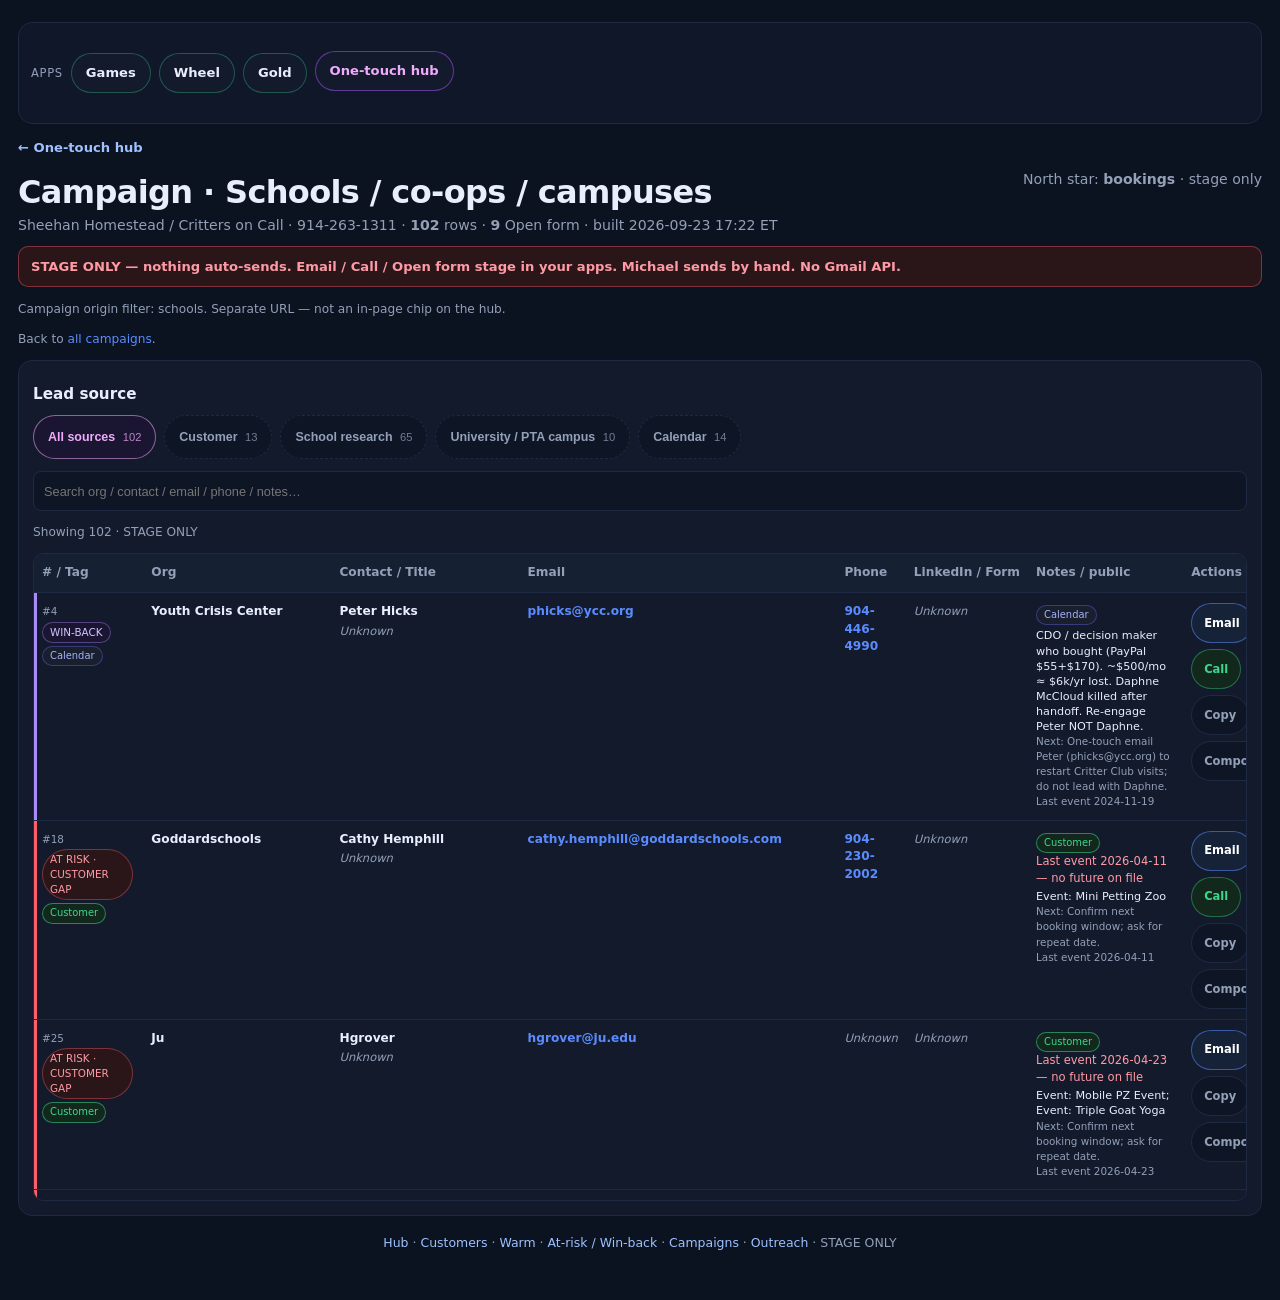
<file: one-touch-campaign-schools.html>
<!DOCTYPE html>
<html lang="en">
<head>
<meta charset="utf-8"/>
<meta name="viewport" content="width=device-width,initial-scale=1"/>
<title>Campaign · Schools / co-ops / campuses — Sheehan Homestead / Critters on Call</title>
<link rel="stylesheet" href="one-touch-shared.css"/>
</head>
<body>
<div class="wrap wide">
  <div class="apps" aria-label="Public apps">
    <span class="lbl">Apps</span>
    <a href="https://onchainoffgrid-hub.github.io/critters-play/" target="_blank" rel="noopener">Games</a><a href="https://onchainoffgrid-hub.github.io/critters-on-call/wheel.html" target="_blank" rel="noopener">Wheel</a><a href="https://onchainoffgrid-hub.github.io/critters-on-call/gold.html" target="_blank" rel="noopener">Gold</a>
    <a class="hub" href="one-touch.html">One-touch hub</a>
    
  </div>
  <p class="crumb"><a href="one-touch.html">← One-touch hub</a></p>
  <header>
    <div>
      <h1>Campaign · Schools / co-ops / campuses</h1>
      <div class="sub">Sheehan Homestead / Critters on Call · 914-263-1311 · <b>102</b> rows · <b>9</b> Open form · built 2026-09-23 17:22 ET</div>
    </div>
    <div class="sub">North star: <b>bookings</b> · stage only</div>
  </header>
  <div class="banner">STAGE ONLY — nothing auto-sends. Email / Call / Open form stage in your apps. Michael sends by hand. No Gmail API.</div>
  <p class="note" style="margin:0 0 12px">Campaign origin filter: schools. Separate URL — not an in-page chip on the hub.</p>
  <p class="note">Back to <a href="one-touch-campaigns.html">all campaigns</a>.</p>
  <div class="card">
    
    <h2 style="margin-top:8px">Lead source</h2><div class="lanes" id="source-filters" role="tablist" aria-label="Lead sources"><button type="button" class="on" data-filter="src_all">All sources <span class="n">102</span></button><button type="button" class="sec" data-filter="src_customer">Customer <span class="n">13</span></button><button type="button" class="sec" data-filter="src_school_research">School research <span class="n">65</span></button><button type="button" class="sec" data-filter="src_university">University / PTA campus <span class="n">10</span></button><button type="button" class="sec" data-filter="src_calendar">Calendar <span class="n">14</span></button></div>
    <div class="toolbar">
      <input id="q" type="search" placeholder="Search org / contact / email / phone / notes…" autocomplete="off"/>
    </div>
    <p class="note" id="view-note">Showing 102 · prefer <b>Open form</b> when email missing · both when both exist</p>
    <div class="table-wrap">
      <table>
        <thead><tr>
          <th># / Tag</th><th>Org</th><th>Contact / Title</th><th>Email</th><th>Phone</th><th>LinkedIn / Form</th><th>Notes / public</th><th>Actions</th>
        </tr></thead>
        <tbody id="tbody">

<tr class="row flag-winback" data-views="winback schools" data-campaigns="schools" data-qid="4" data-primary="mailto" data-email="phicks@ycc.org" data-subject="Would love to get back on your calendar (Youth Crisis Center)" data-body="Hi Peter,

Michael here — Sheehan Homestead / Critters on Call. Missed working with you and wanted to see if a fall or holiday date might work. Happy to hold something if useful — no pressure.

Michael
914-263-1311" data-mailto="mailto:phicks@ycc.org?subject=Would%20love%20to%20get%20back%20on%20your%20calendar%20%28Youth%20Crisis%20Center%29&amp;body=Hi%20Peter%2C%0A%0AMichael%20here%20%E2%80%94%20Sheehan%20Homestead%20%2F%20Critters%20on%20Call.%20Missed%20working%20with%20you%20and%20wanted%20to%20see%20if%20a%20fall%20or%20holiday%20date%20might%20work.%20Happy%20to%20hold%20something%20if%20useful%20%E2%80%94%20no%20pressure.%0A%0AMichael%0A914-263-1311" data-tel="tel:+19044464990" data-form="" data-source-label="calendar" data-referrer="" data-search="youth crisis center peter hicks  phicks@ycc.org 904-446-4990  cdo / decision maker who bought (paypal $55+$170). ~$500/mo ≈ $6k/yr lost. daphne mccloud killed after handoff. re-engage peter not daphne. one-touch email peter (phicks@ycc.org) to restart critter club visits; do not lead with daphne. win-back calendar calendar  would love to get back on your calendar (youth crisis center)">
  <td><span class="qid">#4</span><div><span class="badge winback">WIN-BACK</span></div><div><span class="src src-calendar">Calendar</span></div></td>
  <td class="acct">Youth Crisis Center</td>
  <td><div class="tap">Peter Hicks</div><div class="detail"><span class="unk">Unknown</span></div></td>
  <td><a class="tap" href="mailto:phicks@ycc.org">phicks@ycc.org</a></td>
  <td><a class="tap" href="tel:+19044464990">904-446-4990</a></td>
  <td><span class="unk">Unknown</span></td>
  <td><div><span class="src src-calendar">Calendar</span></div><div class="detail">CDO / decision maker who bought (PayPal $55+$170). ~$500/mo ≈ $6k/yr lost. Daphne McCloud killed after handoff. Re-engage Peter NOT Daphne.</div><div class="muted" style="font-size:.65rem">Next: One-touch email Peter (phicks@ycc.org) to restart Critter Club visits; do not lead with Daphne.</div><div class="muted" style="font-size:.65rem">Last event 2024-11-19</div></td>
  <td><div class="actions"><a class="btn" data-action="mailto" href="mailto:phicks@ycc.org?subject=Would%20love%20to%20get%20back%20on%20your%20calendar%20%28Youth%20Crisis%20Center%29&amp;body=Hi%20Peter%2C%0A%0AMichael%20here%20%E2%80%94%20Sheehan%20Homestead%20%2F%20Critters%20on%20Call.%20Missed%20working%20with%20you%20and%20wanted%20to%20see%20if%20a%20fall%20or%20holiday%20date%20might%20work.%20Happy%20to%20hold%20something%20if%20useful%20%E2%80%94%20no%20pressure.%0A%0AMichael%0A914-263-1311">Email</a> <a class="btn sec" data-action="tel" href="tel:+19044464990">Call</a> <button type="button" class="btn tick" data-action="copy-draft">Copy</button> <button type="button" class="btn tick" data-action="compose">Compose</button></div></td>
</tr>
<tr class="row flag-risk" data-views="customers at_risk schools" data-campaigns="schools" data-qid="18" data-primary="mailto" data-email="cathy.hemphill@goddardschools.com" data-subject="Quick check-in (Goddardschools)" data-body="Hi Cathy,

Soft check-in from Sheehan Homestead / Critters on Call. Wanted to make sure you still have us on the radar for a next date — happy to send a couple open windows if helpful.

Michael
914-263-1311" data-mailto="mailto:cathy.hemphill@goddardschools.com?subject=Quick%20check-in%20%28Goddardschools%29&amp;body=Hi%20Cathy%2C%0A%0ASoft%20check-in%20from%20Sheehan%20Homestead%20%2F%20Critters%20on%20Call.%20Wanted%20to%20make%20sure%20you%20still%20have%20us%20on%20the%20radar%20for%20a%20next%20date%20%E2%80%94%20happy%20to%20send%20a%20couple%20open%20windows%20if%20helpful.%0A%0AMichael%0A914-263-1311" data-tel="tel:+19042302002" data-form="" data-source-label="customer" data-referrer="" data-search="goddardschools cathy hemphill  cathy.hemphill@goddardschools.com 904-230-2002  event: mini petting zoo confirm next booking window; ask for repeat date. at risk · customer gap customer customer  quick check-in (goddardschools)">
  <td><span class="qid">#18</span><div><span class="badge risk">AT RISK · CUSTOMER GAP</span></div><div><span class="src src-customer">Customer</span></div></td>
  <td class="acct">Goddardschools</td>
  <td><div class="tap">Cathy Hemphill</div><div class="detail"><span class="unk">Unknown</span></div></td>
  <td><a class="tap" href="mailto:cathy.hemphill@goddardschools.com">cathy.hemphill@goddardschools.com</a></td>
  <td><a class="tap" href="tel:+19042302002">904-230-2002</a></td>
  <td><span class="unk">Unknown</span></td>
  <td><div><span class="src src-customer">Customer</span></div><div class="risknote">Last event 2026-04-11 — no future on file</div><div class="detail">Event: Mini Petting Zoo</div><div class="muted" style="font-size:.65rem">Next: Confirm next booking window; ask for repeat date.</div><div class="muted" style="font-size:.65rem">Last event 2026-04-11</div></td>
  <td><div class="actions"><a class="btn" data-action="mailto" href="mailto:cathy.hemphill@goddardschools.com?subject=Quick%20check-in%20%28Goddardschools%29&amp;body=Hi%20Cathy%2C%0A%0ASoft%20check-in%20from%20Sheehan%20Homestead%20%2F%20Critters%20on%20Call.%20Wanted%20to%20make%20sure%20you%20still%20have%20us%20on%20the%20radar%20for%20a%20next%20date%20%E2%80%94%20happy%20to%20send%20a%20couple%20open%20windows%20if%20helpful.%0A%0AMichael%0A914-263-1311">Email</a> <a class="btn sec" data-action="tel" href="tel:+19042302002">Call</a> <button type="button" class="btn tick" data-action="copy-draft">Copy</button> <button type="button" class="btn tick" data-action="compose">Compose</button></div></td>
</tr>
<tr class="row flag-risk" data-views="customers at_risk schools" data-campaigns="schools" data-qid="25" data-primary="mailto" data-email="hgrover@ju.edu" data-subject="Quick check-in (Ju)" data-body="Hi Hgrover,

Soft check-in from Sheehan Homestead / Critters on Call. Wanted to make sure you still have us on the radar for a next date — happy to send a couple open windows if helpful.

Michael
914-263-1311" data-mailto="mailto:hgrover@ju.edu?subject=Quick%20check-in%20%28Ju%29&amp;body=Hi%20Hgrover%2C%0A%0ASoft%20check-in%20from%20Sheehan%20Homestead%20%2F%20Critters%20on%20Call.%20Wanted%20to%20make%20sure%20you%20still%20have%20us%20on%20the%20radar%20for%20a%20next%20date%20%E2%80%94%20happy%20to%20send%20a%20couple%20open%20windows%20if%20helpful.%0A%0AMichael%0A914-263-1311" data-tel="" data-form="" data-source-label="customer" data-referrer="" data-search="ju hgrover  hgrover@ju.edu   event: mobile pz event; event: triple goat yoga confirm next booking window; ask for repeat date. at risk · customer gap customer customer  quick check-in (ju)">
  <td><span class="qid">#25</span><div><span class="badge risk">AT RISK · CUSTOMER GAP</span></div><div><span class="src src-customer">Customer</span></div></td>
  <td class="acct">Ju</td>
  <td><div class="tap">Hgrover</div><div class="detail"><span class="unk">Unknown</span></div></td>
  <td><a class="tap" href="mailto:hgrover@ju.edu">hgrover@ju.edu</a></td>
  <td><span class="unk">Unknown</span></td>
  <td><span class="unk">Unknown</span></td>
  <td><div><span class="src src-customer">Customer</span></div><div class="risknote">Last event 2026-04-23 — no future on file</div><div class="detail">Event: Mobile PZ Event; Event: Triple Goat Yoga</div><div class="muted" style="font-size:.65rem">Next: Confirm next booking window; ask for repeat date.</div><div class="muted" style="font-size:.65rem">Last event 2026-04-23</div></td>
  <td><div class="actions"><a class="btn" data-action="mailto" href="mailto:hgrover@ju.edu?subject=Quick%20check-in%20%28Ju%29&amp;body=Hi%20Hgrover%2C%0A%0ASoft%20check-in%20from%20Sheehan%20Homestead%20%2F%20Critters%20on%20Call.%20Wanted%20to%20make%20sure%20you%20still%20have%20us%20on%20the%20radar%20for%20a%20next%20date%20%E2%80%94%20happy%20to%20send%20a%20couple%20open%20windows%20if%20helpful.%0A%0AMichael%0A914-263-1311">Email</a> <button type="button" class="btn tick" data-action="copy-draft">Copy</button> <button type="button" class="btn tick" data-action="compose">Compose</button></div></td>
</tr>
<tr class="row flag-risk" data-views="customers at_risk schools" data-campaigns="schools" data-qid="28" data-primary="mailto" data-email="ivybrookptovr@gmail.com" data-subject="Quick check-in" data-body="Hi Ivybrookptovr,

Soft check-in from Sheehan Homestead / Critters on Call. Wanted to make sure you still have us on the radar for a next date — happy to send a couple open windows if helpful.

Michael
914-263-1311" data-mailto="mailto:ivybrookptovr@gmail.com?subject=Quick%20check-in&amp;body=Hi%20Ivybrookptovr%2C%0A%0ASoft%20check-in%20from%20Sheehan%20Homestead%20%2F%20Critters%20on%20Call.%20Wanted%20to%20make%20sure%20you%20still%20have%20us%20on%20the%20radar%20for%20a%20next%20date%20%E2%80%94%20happy%20to%20send%20a%20couple%20open%20windows%20if%20helpful.%0A%0AMichael%0A914-263-1311" data-tel="" data-form="" data-source-label="customer" data-referrer="" data-search="ivybrookptovr ivybrookptovr  ivybrookptovr@gmail.com   event: petting zoo confirm next booking window; ask for repeat date. at risk · customer gap customer customer  quick check-in">
  <td><span class="qid">#28</span><div><span class="badge risk">AT RISK · CUSTOMER GAP</span></div><div><span class="src src-customer">Customer</span></div></td>
  <td class="acct">Ivybrookptovr</td>
  <td><div class="tap">Ivybrookptovr</div><div class="detail"><span class="unk">Unknown</span></div></td>
  <td><a class="tap" href="mailto:ivybrookptovr@gmail.com">ivybrookptovr@gmail.com</a></td>
  <td><span class="unk">Unknown</span></td>
  <td><span class="unk">Unknown</span></td>
  <td><div><span class="src src-customer">Customer</span></div><div class="risknote">Last event 2026-04-24 — no future on file</div><div class="detail">Event: Petting Zoo</div><div class="muted" style="font-size:.65rem">Next: Confirm next booking window; ask for repeat date.</div><div class="muted" style="font-size:.65rem">Last event 2026-04-24</div></td>
  <td><div class="actions"><a class="btn" data-action="mailto" href="mailto:ivybrookptovr@gmail.com?subject=Quick%20check-in&amp;body=Hi%20Ivybrookptovr%2C%0A%0ASoft%20check-in%20from%20Sheehan%20Homestead%20%2F%20Critters%20on%20Call.%20Wanted%20to%20make%20sure%20you%20still%20have%20us%20on%20the%20radar%20for%20a%20next%20date%20%E2%80%94%20happy%20to%20send%20a%20couple%20open%20windows%20if%20helpful.%0A%0AMichael%0A914-263-1311">Email</a> <button type="button" class="btn tick" data-action="copy-draft">Copy</button> <button type="button" class="btn tick" data-action="compose">Compose</button></div></td>
</tr>
<tr class="row flag-risk" data-views="customers at_risk schools" data-campaigns="schools" data-qid="29" data-primary="mailto" data-email="jennifer.ripkey@ivybrookacademy.com" data-subject="Quick check-in (Ivybrookacademy)" data-body="Hi Jennifer,

Soft check-in from Sheehan Homestead / Critters on Call. Wanted to make sure you still have us on the radar for a next date — happy to send a couple open windows if helpful.

Michael
914-263-1311" data-mailto="mailto:jennifer.ripkey@ivybrookacademy.com?subject=Quick%20check-in%20%28Ivybrookacademy%29&amp;body=Hi%20Jennifer%2C%0A%0ASoft%20check-in%20from%20Sheehan%20Homestead%20%2F%20Critters%20on%20Call.%20Wanted%20to%20make%20sure%20you%20still%20have%20us%20on%20the%20radar%20for%20a%20next%20date%20%E2%80%94%20happy%20to%20send%20a%20couple%20open%20windows%20if%20helpful.%0A%0AMichael%0A914-263-1311" data-tel="" data-form="" data-source-label="customer" data-referrer="" data-search="ivybrookacademy jennifer ripkey  jennifer.ripkey@ivybrookacademy.com   event: petting zoo confirm next booking window; ask for repeat date. at risk · customer gap customer customer  quick check-in (ivybrookacademy)">
  <td><span class="qid">#29</span><div><span class="badge risk">AT RISK · CUSTOMER GAP</span></div><div><span class="src src-customer">Customer</span></div></td>
  <td class="acct">Ivybrookacademy</td>
  <td><div class="tap">Jennifer Ripkey</div><div class="detail"><span class="unk">Unknown</span></div></td>
  <td><a class="tap" href="mailto:jennifer.ripkey@ivybrookacademy.com">jennifer.ripkey@ivybrookacademy.com</a></td>
  <td><span class="unk">Unknown</span></td>
  <td><span class="unk">Unknown</span></td>
  <td><div><span class="src src-customer">Customer</span></div><div class="risknote">Last event 2026-04-24 — no future on file</div><div class="detail">Event: Petting Zoo</div><div class="muted" style="font-size:.65rem">Next: Confirm next booking window; ask for repeat date.</div><div class="muted" style="font-size:.65rem">Last event 2026-04-24</div></td>
  <td><div class="actions"><a class="btn" data-action="mailto" href="mailto:jennifer.ripkey@ivybrookacademy.com?subject=Quick%20check-in%20%28Ivybrookacademy%29&amp;body=Hi%20Jennifer%2C%0A%0ASoft%20check-in%20from%20Sheehan%20Homestead%20%2F%20Critters%20on%20Call.%20Wanted%20to%20make%20sure%20you%20still%20have%20us%20on%20the%20radar%20for%20a%20next%20date%20%E2%80%94%20happy%20to%20send%20a%20couple%20open%20windows%20if%20helpful.%0A%0AMichael%0A914-263-1311">Email</a> <button type="button" class="btn tick" data-action="copy-draft">Copy</button> <button type="button" class="btn tick" data-action="compose">Compose</button></div></td>
</tr>
<tr class="row flag-risk" data-views="customers at_risk schools" data-campaigns="schools" data-qid="36" data-primary="mailto" data-email="kfloyd@cornerstoneclassical.org" data-subject="Quick check-in (Cornerstoneclassical)" data-body="Hi Kfloyd,

Soft check-in from Sheehan Homestead / Critters on Call. Wanted to make sure you still have us on the radar for a next date — happy to send a couple open windows if helpful.

Michael
914-263-1311" data-mailto="mailto:kfloyd@cornerstoneclassical.org?subject=Quick%20check-in%20%28Cornerstoneclassical%29&amp;body=Hi%20Kfloyd%2C%0A%0ASoft%20check-in%20from%20Sheehan%20Homestead%20%2F%20Critters%20on%20Call.%20Wanted%20to%20make%20sure%20you%20still%20have%20us%20on%20the%20radar%20for%20a%20next%20date%20%E2%80%94%20happy%20to%20send%20a%20couple%20open%20windows%20if%20helpful.%0A%0AMichael%0A914-263-1311" data-tel="tel:+19044818163" data-form="" data-source-label="customer" data-referrer="" data-search="cornerstoneclassical kfloyd  kfloyd@cornerstoneclassical.org 904-481-8163  event: mobile petting zoo confirm next booking window; ask for repeat date. at risk · customer gap customer customer  quick check-in (cornerstoneclassical)">
  <td><span class="qid">#36</span><div><span class="badge risk">AT RISK · CUSTOMER GAP</span></div><div><span class="src src-customer">Customer</span></div></td>
  <td class="acct">Cornerstoneclassical</td>
  <td><div class="tap">Kfloyd</div><div class="detail"><span class="unk">Unknown</span></div></td>
  <td><a class="tap" href="mailto:kfloyd@cornerstoneclassical.org">kfloyd@cornerstoneclassical.org</a></td>
  <td><a class="tap" href="tel:+19044818163">904-481-8163</a></td>
  <td><span class="unk">Unknown</span></td>
  <td><div><span class="src src-customer">Customer</span></div><div class="risknote">Last event 2026-03-13 — no future on file</div><div class="detail">Event: Mobile Petting Zoo</div><div class="muted" style="font-size:.65rem">Next: Confirm next booking window; ask for repeat date.</div><div class="muted" style="font-size:.65rem">Last event 2026-03-13</div></td>
  <td><div class="actions"><a class="btn" data-action="mailto" href="mailto:kfloyd@cornerstoneclassical.org?subject=Quick%20check-in%20%28Cornerstoneclassical%29&amp;body=Hi%20Kfloyd%2C%0A%0ASoft%20check-in%20from%20Sheehan%20Homestead%20%2F%20Critters%20on%20Call.%20Wanted%20to%20make%20sure%20you%20still%20have%20us%20on%20the%20radar%20for%20a%20next%20date%20%E2%80%94%20happy%20to%20send%20a%20couple%20open%20windows%20if%20helpful.%0A%0AMichael%0A914-263-1311">Email</a> <a class="btn sec" data-action="tel" href="tel:+19044818163">Call</a> <button type="button" class="btn tick" data-action="copy-draft">Copy</button> <button type="button" class="btn tick" data-action="compose">Compose</button></div></td>
</tr>
<tr class="row flag-risk" data-views="customers at_risk schools" data-campaigns="schools" data-qid="37" data-primary="mailto" data-email="ktaylor28@ju.edu" data-subject="Quick check-in (Ju)" data-body="Hi Ktaylor28,

Soft check-in from Sheehan Homestead / Critters on Call. Wanted to make sure you still have us on the radar for a next date — happy to send a couple open windows if helpful.

Michael
914-263-1311" data-mailto="mailto:ktaylor28@ju.edu?subject=Quick%20check-in%20%28Ju%29&amp;body=Hi%20Ktaylor28%2C%0A%0ASoft%20check-in%20from%20Sheehan%20Homestead%20%2F%20Critters%20on%20Call.%20Wanted%20to%20make%20sure%20you%20still%20have%20us%20on%20the%20radar%20for%20a%20next%20date%20%E2%80%94%20happy%20to%20send%20a%20couple%20open%20windows%20if%20helpful.%0A%0AMichael%0A914-263-1311" data-tel="" data-form="" data-source-label="customer" data-referrer="" data-search="ju ktaylor28  ktaylor28@ju.edu   event: mobile pz event; event: triple goat yoga; event: full pz + side of critters confirm next booking window; ask for repeat date. at risk · customer gap customer customer  quick check-in (ju)">
  <td><span class="qid">#37</span><div><span class="badge risk">AT RISK · CUSTOMER GAP</span></div><div><span class="src src-customer">Customer</span></div></td>
  <td class="acct">Ju</td>
  <td><div class="tap">Ktaylor28</div><div class="detail"><span class="unk">Unknown</span></div></td>
  <td><a class="tap" href="mailto:ktaylor28@ju.edu">ktaylor28@ju.edu</a></td>
  <td><span class="unk">Unknown</span></td>
  <td><span class="unk">Unknown</span></td>
  <td><div><span class="src src-customer">Customer</span></div><div class="risknote">Last event 2026-08-17 — no future on file</div><div class="detail">Event: Mobile PZ Event; Event: Triple Goat Yoga; Event: Full PZ + Side of Critters</div><div class="muted" style="font-size:.65rem">Next: Confirm next booking window; ask for repeat date.</div><div class="muted" style="font-size:.65rem">Last event 2026-08-17</div></td>
  <td><div class="actions"><a class="btn" data-action="mailto" href="mailto:ktaylor28@ju.edu?subject=Quick%20check-in%20%28Ju%29&amp;body=Hi%20Ktaylor28%2C%0A%0ASoft%20check-in%20from%20Sheehan%20Homestead%20%2F%20Critters%20on%20Call.%20Wanted%20to%20make%20sure%20you%20still%20have%20us%20on%20the%20radar%20for%20a%20next%20date%20%E2%80%94%20happy%20to%20send%20a%20couple%20open%20windows%20if%20helpful.%0A%0AMichael%0A914-263-1311">Email</a> <button type="button" class="btn tick" data-action="copy-draft">Copy</button> <button type="button" class="btn tick" data-action="compose">Compose</button></div></td>
</tr>
<tr class="row flag-risk" data-views="customers at_risk schools" data-campaigns="schools" data-qid="41" data-primary="mailto" data-email="marykslover@gmail.com" data-subject="Quick check-in" data-body="Hi Marykslover,

Soft check-in from Sheehan Homestead / Critters on Call. Wanted to make sure you still have us on the radar for a next date — happy to send a couple open windows if helpful.

Michael
914-263-1311" data-mailto="mailto:marykslover@gmail.com?subject=Quick%20check-in&amp;body=Hi%20Marykslover%2C%0A%0ASoft%20check-in%20from%20Sheehan%20Homestead%20%2F%20Critters%20on%20Call.%20Wanted%20to%20make%20sure%20you%20still%20have%20us%20on%20the%20radar%20for%20a%20next%20date%20%E2%80%94%20happy%20to%20send%20a%20couple%20open%20windows%20if%20helpful.%0A%0AMichael%0A914-263-1311" data-tel="tel:+19042549663" data-form="" data-source-label="customer" data-referrer="" data-search="marykslover marykslover  marykslover@gmail.com 904-254-9663  event: mobile petting zoo confirm next booking window; ask for repeat date. at risk · customer gap customer customer  quick check-in">
  <td><span class="qid">#41</span><div><span class="badge risk">AT RISK · CUSTOMER GAP</span></div><div><span class="src src-customer">Customer</span></div></td>
  <td class="acct">Marykslover</td>
  <td><div class="tap">Marykslover</div><div class="detail"><span class="unk">Unknown</span></div></td>
  <td><a class="tap" href="mailto:marykslover@gmail.com">marykslover@gmail.com</a></td>
  <td><a class="tap" href="tel:+19042549663">904-254-9663</a></td>
  <td><span class="unk">Unknown</span></td>
  <td><div><span class="src src-customer">Customer</span></div><div class="risknote">Last event 2026-03-07 — no future on file</div><div class="detail">Event: Mobile Petting Zoo</div><div class="muted" style="font-size:.65rem">Next: Confirm next booking window; ask for repeat date.</div><div class="muted" style="font-size:.65rem">Last event 2026-03-07</div></td>
  <td><div class="actions"><a class="btn" data-action="mailto" href="mailto:marykslover@gmail.com?subject=Quick%20check-in&amp;body=Hi%20Marykslover%2C%0A%0ASoft%20check-in%20from%20Sheehan%20Homestead%20%2F%20Critters%20on%20Call.%20Wanted%20to%20make%20sure%20you%20still%20have%20us%20on%20the%20radar%20for%20a%20next%20date%20%E2%80%94%20happy%20to%20send%20a%20couple%20open%20windows%20if%20helpful.%0A%0AMichael%0A914-263-1311">Email</a> <a class="btn sec" data-action="tel" href="tel:+19042549663">Call</a> <button type="button" class="btn tick" data-action="copy-draft">Copy</button> <button type="button" class="btn tick" data-action="compose">Compose</button></div></td>
</tr>
<tr class="row flag-risk" data-views="customers at_risk schools" data-campaigns="schools" data-qid="53" data-primary="mailto" data-email="sarahjgalen@gmail.com" data-subject="Quick check-in" data-body="Hi Sarahjgalen,

Soft check-in from Sheehan Homestead / Critters on Call. Wanted to make sure you still have us on the radar for a next date — happy to send a couple open windows if helpful.

Michael
914-263-1311" data-mailto="mailto:sarahjgalen@gmail.com?subject=Quick%20check-in&amp;body=Hi%20Sarahjgalen%2C%0A%0ASoft%20check-in%20from%20Sheehan%20Homestead%20%2F%20Critters%20on%20Call.%20Wanted%20to%20make%20sure%20you%20still%20have%20us%20on%20the%20radar%20for%20a%20next%20date%20%E2%80%94%20happy%20to%20send%20a%20couple%20open%20windows%20if%20helpful.%0A%0AMichael%0A914-263-1311" data-tel="" data-form="" data-source-label="customer" data-referrer="" data-search="sarahjgalen sarahjgalen  sarahjgalen@gmail.com   event: mini pz confirm next booking window; ask for repeat date. at risk · customer gap customer customer  quick check-in">
  <td><span class="qid">#53</span><div><span class="badge risk">AT RISK · CUSTOMER GAP</span></div><div><span class="src src-customer">Customer</span></div></td>
  <td class="acct">Sarahjgalen</td>
  <td><div class="tap">Sarahjgalen</div><div class="detail"><span class="unk">Unknown</span></div></td>
  <td><a class="tap" href="mailto:sarahjgalen@gmail.com">sarahjgalen@gmail.com</a></td>
  <td><span class="unk">Unknown</span></td>
  <td><span class="unk">Unknown</span></td>
  <td><div><span class="src src-customer">Customer</span></div><div class="risknote">Last event 2026-05-18 — no future on file</div><div class="detail">Event: Mini PZ</div><div class="muted" style="font-size:.65rem">Next: Confirm next booking window; ask for repeat date.</div><div class="muted" style="font-size:.65rem">Last event 2026-05-18</div></td>
  <td><div class="actions"><a class="btn" data-action="mailto" href="mailto:sarahjgalen@gmail.com?subject=Quick%20check-in&amp;body=Hi%20Sarahjgalen%2C%0A%0ASoft%20check-in%20from%20Sheehan%20Homestead%20%2F%20Critters%20on%20Call.%20Wanted%20to%20make%20sure%20you%20still%20have%20us%20on%20the%20radar%20for%20a%20next%20date%20%E2%80%94%20happy%20to%20send%20a%20couple%20open%20windows%20if%20helpful.%0A%0AMichael%0A914-263-1311">Email</a> <button type="button" class="btn tick" data-action="copy-draft">Copy</button> <button type="button" class="btn tick" data-action="compose">Compose</button></div></td>
</tr>
<tr class="row flag-winback" data-views="winback schools" data-campaigns="schools" data-qid="98" data-primary="mailto" data-email="amelia.parker@sunshinepreschoolsfl.com" data-subject="Would love to get back on your calendar (Sunshinepreschoolsfl)" data-body="Hi Amelia,

Michael here — Sheehan Homestead / Critters on Call. Missed working with you and wanted to see if a fall or holiday date might work. Happy to hold something if useful — no pressure.

Michael
914-263-1311" data-mailto="mailto:amelia.parker@sunshinepreschoolsfl.com?subject=Would%20love%20to%20get%20back%20on%20your%20calendar%20%28Sunshinepreschoolsfl%29&amp;body=Hi%20Amelia%2C%0A%0AMichael%20here%20%E2%80%94%20Sheehan%20Homestead%20%2F%20Critters%20on%20Call.%20Missed%20working%20with%20you%20and%20wanted%20to%20see%20if%20a%20fall%20or%20holiday%20date%20might%20work.%20Happy%20to%20hold%20something%20if%20useful%20%E2%80%94%20no%20pressure.%0A%0AMichael%0A914-263-1311" data-tel="" data-form="" data-source-label="calendar" data-referrer="" data-search="sunshinepreschoolsfl amelia parker  amelia.parker@sunshinepreschoolsfl.com   event: mobile pz - grand opening; event: trunk or treat mobile petting zoo one-touch rebook: offer 2–3 dates + simple yes button. win-back calendar calendar  would love to get back on your calendar (sunshinepreschoolsfl)">
  <td><span class="qid">#98</span><div><span class="badge winback">WIN-BACK</span></div><div><span class="src src-calendar">Calendar</span></div></td>
  <td class="acct">Sunshinepreschoolsfl</td>
  <td><div class="tap">Amelia Parker</div><div class="detail"><span class="unk">Unknown</span></div></td>
  <td><a class="tap" href="mailto:amelia.parker@sunshinepreschoolsfl.com">amelia.parker@sunshinepreschoolsfl.com</a></td>
  <td><span class="unk">Unknown</span></td>
  <td><span class="unk">Unknown</span></td>
  <td><div><span class="src src-calendar">Calendar</span></div><div class="detail">Event: Mobile PZ - Grand Opening; Event: Trunk or Treat Mobile Petting Zoo</div><div class="muted" style="font-size:.65rem">Next: One-touch rebook: offer 2–3 dates + simple yes button.</div><div class="muted" style="font-size:.65rem">Last event 2025-10-30</div></td>
  <td><div class="actions"><a class="btn" data-action="mailto" href="mailto:amelia.parker@sunshinepreschoolsfl.com?subject=Would%20love%20to%20get%20back%20on%20your%20calendar%20%28Sunshinepreschoolsfl%29&amp;body=Hi%20Amelia%2C%0A%0AMichael%20here%20%E2%80%94%20Sheehan%20Homestead%20%2F%20Critters%20on%20Call.%20Missed%20working%20with%20you%20and%20wanted%20to%20see%20if%20a%20fall%20or%20holiday%20date%20might%20work.%20Happy%20to%20hold%20something%20if%20useful%20%E2%80%94%20no%20pressure.%0A%0AMichael%0A914-263-1311">Email</a> <button type="button" class="btn tick" data-action="copy-draft">Copy</button> <button type="button" class="btn tick" data-action="compose">Compose</button></div></td>
</tr>
<tr class="row flag-winback" data-views="winback schools" data-campaigns="schools" data-qid="108" data-primary="mailto" data-email="cbradley@scajax.org" data-subject="Would love to get back on your calendar (Scajax)" data-body="Hi Cbradley,

Michael here — Sheehan Homestead / Critters on Call. Missed working with you and wanted to see if a fall or holiday date might work. Happy to hold something if useful — no pressure.

Michael
914-263-1311" data-mailto="mailto:cbradley@scajax.org?subject=Would%20love%20to%20get%20back%20on%20your%20calendar%20%28Scajax%29&amp;body=Hi%20Cbradley%2C%0A%0AMichael%20here%20%E2%80%94%20Sheehan%20Homestead%20%2F%20Critters%20on%20Call.%20Missed%20working%20with%20you%20and%20wanted%20to%20see%20if%20a%20fall%20or%20holiday%20date%20might%20work.%20Happy%20to%20hold%20something%20if%20useful%20%E2%80%94%20no%20pressure.%0A%0AMichael%0A914-263-1311" data-tel="tel:+19044213900" data-form="" data-source-label="calendar" data-referrer="" data-search="scajax cbradley  cbradley@scajax.org 904-421-3900  event: director bradley &amp; mike; event: director bradley &amp; mike chat; event: critters/stem on-call visit one-touch rebook: offer 2–3 dates + simple yes button. win-back calendar calendar  would love to get back on your calendar (scajax)">
  <td><span class="qid">#108</span><div><span class="badge winback">WIN-BACK</span></div><div><span class="src src-calendar">Calendar</span></div></td>
  <td class="acct">Scajax</td>
  <td><div class="tap">Cbradley</div><div class="detail"><span class="unk">Unknown</span></div></td>
  <td><a class="tap" href="mailto:cbradley@scajax.org">cbradley@scajax.org</a></td>
  <td><a class="tap" href="tel:+19044213900">904-421-3900</a></td>
  <td><span class="unk">Unknown</span></td>
  <td><div><span class="src src-calendar">Calendar</span></div><div class="detail">Event: Director Bradley &amp; Mike; Event: Director Bradley &amp; Mike Chat; Event: Critters/STEM on-call visit</div><div class="muted" style="font-size:.65rem">Next: One-touch rebook: offer 2–3 dates + simple yes button.</div><div class="muted" style="font-size:.65rem">Last event 2024-09-12</div></td>
  <td><div class="actions"><a class="btn" data-action="mailto" href="mailto:cbradley@scajax.org?subject=Would%20love%20to%20get%20back%20on%20your%20calendar%20%28Scajax%29&amp;body=Hi%20Cbradley%2C%0A%0AMichael%20here%20%E2%80%94%20Sheehan%20Homestead%20%2F%20Critters%20on%20Call.%20Missed%20working%20with%20you%20and%20wanted%20to%20see%20if%20a%20fall%20or%20holiday%20date%20might%20work.%20Happy%20to%20hold%20something%20if%20useful%20%E2%80%94%20no%20pressure.%0A%0AMichael%0A914-263-1311">Email</a> <a class="btn sec" data-action="tel" href="tel:+19044213900">Call</a> <button type="button" class="btn tick" data-action="copy-draft">Copy</button> <button type="button" class="btn tick" data-action="compose">Compose</button></div></td>
</tr>
<tr class="row flag-winback" data-views="winback schools" data-campaigns="schools" data-qid="126" data-primary="mailto" data-email="kfraser@greenwoodjax.org" data-subject="Would love to get back on your calendar (Greenwoodjax)" data-body="Hi Kfraser,

Michael here — Sheehan Homestead / Critters on Call. Missed working with you and wanted to see if a fall or holiday date might work. Happy to hold something if useful — no pressure.

Michael
914-263-1311" data-mailto="mailto:kfraser@greenwoodjax.org?subject=Would%20love%20to%20get%20back%20on%20your%20calendar%20%28Greenwoodjax%29&amp;body=Hi%20Kfraser%2C%0A%0AMichael%20here%20%E2%80%94%20Sheehan%20Homestead%20%2F%20Critters%20on%20Call.%20Missed%20working%20with%20you%20and%20wanted%20to%20see%20if%20a%20fall%20or%20holiday%20date%20might%20work.%20Happy%20to%20hold%20something%20if%20useful%20%E2%80%94%20no%20pressure.%0A%0AMichael%0A914-263-1311" data-tel="tel:+19047265000" data-form="" data-source-label="calendar" data-referrer="" data-search="greenwoodjax kfraser  kfraser@greenwoodjax.org 904-726-5000  event: mobile petting zoo - greenwood schools, inc one-touch rebook: offer 2–3 dates + simple yes button. win-back calendar calendar  would love to get back on your calendar (greenwoodjax)">
  <td><span class="qid">#126</span><div><span class="badge winback">WIN-BACK</span></div><div><span class="src src-calendar">Calendar</span></div></td>
  <td class="acct">Greenwoodjax</td>
  <td><div class="tap">Kfraser</div><div class="detail"><span class="unk">Unknown</span></div></td>
  <td><a class="tap" href="mailto:kfraser@greenwoodjax.org">kfraser@greenwoodjax.org</a></td>
  <td><a class="tap" href="tel:+19047265000">904-726-5000</a></td>
  <td><span class="unk">Unknown</span></td>
  <td><div><span class="src src-calendar">Calendar</span></div><div class="detail">Event: Mobile Petting Zoo - Greenwood Schools, inc</div><div class="muted" style="font-size:.65rem">Next: One-touch rebook: offer 2–3 dates + simple yes button.</div><div class="muted" style="font-size:.65rem">Last event 2025-09-27</div></td>
  <td><div class="actions"><a class="btn" data-action="mailto" href="mailto:kfraser@greenwoodjax.org?subject=Would%20love%20to%20get%20back%20on%20your%20calendar%20%28Greenwoodjax%29&amp;body=Hi%20Kfraser%2C%0A%0AMichael%20here%20%E2%80%94%20Sheehan%20Homestead%20%2F%20Critters%20on%20Call.%20Missed%20working%20with%20you%20and%20wanted%20to%20see%20if%20a%20fall%20or%20holiday%20date%20might%20work.%20Happy%20to%20hold%20something%20if%20useful%20%E2%80%94%20no%20pressure.%0A%0AMichael%0A914-263-1311">Email</a> <a class="btn sec" data-action="tel" href="tel:+19047265000">Call</a> <button type="button" class="btn tick" data-action="copy-draft">Copy</button> <button type="button" class="btn tick" data-action="compose">Compose</button></div></td>
</tr>
<tr class="row flag-winback" data-views="winback schools" data-campaigns="schools" data-qid="127" data-primary="mailto" data-email="lavillavisualartsboosters@gmail.com" data-subject="Would love to get back on your calendar" data-body="Hi Lavillavisualartsboosters,

Michael here — Sheehan Homestead / Critters on Call. Missed working with you and wanted to see if a fall or holiday date might work. Happy to hold something if useful — no pressure.

Michael
914-263-1311" data-mailto="mailto:lavillavisualartsboosters@gmail.com?subject=Would%20love%20to%20get%20back%20on%20your%20calendar&amp;body=Hi%20Lavillavisualartsboosters%2C%0A%0AMichael%20here%20%E2%80%94%20Sheehan%20Homestead%20%2F%20Critters%20on%20Call.%20Missed%20working%20with%20you%20and%20wanted%20to%20see%20if%20a%20fall%20or%20holiday%20date%20might%20work.%20Happy%20to%20hold%20something%20if%20useful%20%E2%80%94%20no%20pressure.%0A%0AMichael%0A914-263-1311" data-tel="" data-form="" data-source-label="calendar" data-referrer="" data-search="lavillavisualartsboosters lavillavisualartsboosters  lavillavisualartsboosters@gmail.com   event: mobile petting zoo b2c rebook: short personal note + next birthday/season offer. win-back calendar calendar  would love to get back on your calendar">
  <td><span class="qid">#127</span><div><span class="badge winback">WIN-BACK</span></div><div><span class="src src-calendar">Calendar</span></div></td>
  <td class="acct">Lavillavisualartsboosters</td>
  <td><div class="tap">Lavillavisualartsboosters</div><div class="detail"><span class="unk">Unknown</span></div></td>
  <td><a class="tap" href="mailto:lavillavisualartsboosters@gmail.com">lavillavisualartsboosters@gmail.com</a></td>
  <td><span class="unk">Unknown</span></td>
  <td><span class="unk">Unknown</span></td>
  <td><div><span class="src src-calendar">Calendar</span></div><div class="detail">Event: Mobile Petting Zoo</div><div class="muted" style="font-size:.65rem">Next: B2C rebook: short personal note + next birthday/season offer.</div><div class="muted" style="font-size:.65rem">Last event 2025-11-20</div></td>
  <td><div class="actions"><a class="btn" data-action="mailto" href="mailto:lavillavisualartsboosters@gmail.com?subject=Would%20love%20to%20get%20back%20on%20your%20calendar&amp;body=Hi%20Lavillavisualartsboosters%2C%0A%0AMichael%20here%20%E2%80%94%20Sheehan%20Homestead%20%2F%20Critters%20on%20Call.%20Missed%20working%20with%20you%20and%20wanted%20to%20see%20if%20a%20fall%20or%20holiday%20date%20might%20work.%20Happy%20to%20hold%20something%20if%20useful%20%E2%80%94%20no%20pressure.%0A%0AMichael%0A914-263-1311">Email</a> <button type="button" class="btn tick" data-action="copy-draft">Copy</button> <button type="button" class="btn tick" data-action="compose">Compose</button></div></td>
</tr>
<tr class="row flag-winback" data-views="winback schools" data-campaigns="schools" data-qid="138" data-primary="mailto" data-email="reagan.brunett@gmail.com" data-subject="Would love to get back on your calendar" data-body="Hi Reagan,

Michael here — Sheehan Homestead / Critters on Call. Missed working with you and wanted to see if a fall or holiday date might work. Happy to hold something if useful — no pressure.

Michael
914-263-1311" data-mailto="mailto:reagan.brunett@gmail.com?subject=Would%20love%20to%20get%20back%20on%20your%20calendar&amp;body=Hi%20Reagan%2C%0A%0AMichael%20here%20%E2%80%94%20Sheehan%20Homestead%20%2F%20Critters%20on%20Call.%20Missed%20working%20with%20you%20and%20wanted%20to%20see%20if%20a%20fall%20or%20holiday%20date%20might%20work.%20Happy%20to%20hold%20something%20if%20useful%20%E2%80%94%20no%20pressure.%0A%0AMichael%0A914-263-1311" data-tel="" data-form="" data-source-label="calendar" data-referrer="" data-search="reagan brunett reagan brunett  reagan.brunett@gmail.com   event: mobile pz event b2c rebook: short personal note + next birthday/season offer. win-back calendar calendar  would love to get back on your calendar">
  <td><span class="qid">#138</span><div><span class="badge winback">WIN-BACK</span></div><div><span class="src src-calendar">Calendar</span></div></td>
  <td class="acct">Reagan Brunett</td>
  <td><div class="tap">Reagan Brunett</div><div class="detail"><span class="unk">Unknown</span></div></td>
  <td><a class="tap" href="mailto:reagan.brunett@gmail.com">reagan.brunett@gmail.com</a></td>
  <td><span class="unk">Unknown</span></td>
  <td><span class="unk">Unknown</span></td>
  <td><div><span class="src src-calendar">Calendar</span></div><div class="detail">Event: Mobile PZ Event</div><div class="muted" style="font-size:.65rem">Next: B2C rebook: short personal note + next birthday/season offer.</div><div class="muted" style="font-size:.65rem">Last event 2025-11-17</div></td>
  <td><div class="actions"><a class="btn" data-action="mailto" href="mailto:reagan.brunett@gmail.com?subject=Would%20love%20to%20get%20back%20on%20your%20calendar&amp;body=Hi%20Reagan%2C%0A%0AMichael%20here%20%E2%80%94%20Sheehan%20Homestead%20%2F%20Critters%20on%20Call.%20Missed%20working%20with%20you%20and%20wanted%20to%20see%20if%20a%20fall%20or%20holiday%20date%20might%20work.%20Happy%20to%20hold%20something%20if%20useful%20%E2%80%94%20no%20pressure.%0A%0AMichael%0A914-263-1311">Email</a> <button type="button" class="btn tick" data-action="copy-draft">Copy</button> <button type="button" class="btn tick" data-action="compose">Compose</button></div></td>
</tr>
<tr class="row flag-warm" data-views="warm schools" data-campaigns="schools" data-qid="151" data-primary="mailto" data-email="abast@geds.net" data-subject="Following up — Critters on Call (Geds)" data-body="Hi Abast,

Michael at Sheehan Homestead / Critters on Call. Following up in case a mobile petting zoo, goat yoga, or farm visit would be fun for your group. Happy to share dates + simple pricing.

Michael
914-263-1311" data-mailto="mailto:abast@geds.net?subject=Following%20up%20%E2%80%94%20Critters%20on%20Call%20%28Geds%29&amp;body=Hi%20Abast%2C%0A%0AMichael%20at%20Sheehan%20Homestead%20%2F%20Critters%20on%20Call.%20Following%20up%20in%20case%20a%20mobile%20petting%20zoo%2C%20goat%20yoga%2C%20or%20farm%20visit%20would%20be%20fun%20for%20your%20group.%20Happy%20to%20share%20dates%20%2B%20simple%20pricing.%0A%0AMichael%0A914-263-1311" data-tel="" data-form="" data-source-label="calendar" data-referrer="" data-search="geds abast  abast@geds.net   event: tentative: visit to your school qualify: first booking ask or nurture. warm · not customer calendar calendar  following up — critters on call (geds)">
  <td><span class="qid">#151</span><div><span class="badge warm">WARM · NOT CUSTOMER</span></div><div><span class="src src-calendar">Calendar</span></div></td>
  <td class="acct">Geds</td>
  <td><div class="tap">Abast</div><div class="detail"><span class="unk">Unknown</span></div></td>
  <td><a class="tap" href="mailto:abast@geds.net">abast@geds.net</a></td>
  <td><span class="unk">Unknown</span></td>
  <td><span class="unk">Unknown</span></td>
  <td><div><span class="src src-calendar">Calendar</span></div><div class="detail">Event: Tentative: Visit to Your School</div><div class="muted" style="font-size:.65rem">Next: Qualify: first booking ask or nurture.</div><div class="muted" style="font-size:.65rem">Last event 2024-08-22</div></td>
  <td><div class="actions"><a class="btn" data-action="mailto" href="mailto:abast@geds.net?subject=Following%20up%20%E2%80%94%20Critters%20on%20Call%20%28Geds%29&amp;body=Hi%20Abast%2C%0A%0AMichael%20at%20Sheehan%20Homestead%20%2F%20Critters%20on%20Call.%20Following%20up%20in%20case%20a%20mobile%20petting%20zoo%2C%20goat%20yoga%2C%20or%20farm%20visit%20would%20be%20fun%20for%20your%20group.%20Happy%20to%20share%20dates%20%2B%20simple%20pricing.%0A%0AMichael%0A914-263-1311">Email</a> <button type="button" class="btn tick" data-action="copy-draft">Copy</button> <button type="button" class="btn tick" data-action="compose">Compose</button></div></td>
</tr>
<tr class="row flag-warm" data-views="warm schools" data-campaigns="schools" data-qid="179" data-primary="mailto" data-email="drains@northfloridaschool.org" data-subject="Following up — Critters on Call (Northfloridaschool)" data-body="Hi Drains,

Michael at Sheehan Homestead / Critters on Call. Following up in case a mobile petting zoo, goat yoga, or farm visit would be fun for your group. Happy to share dates + simple pricing.

Michael
914-263-1311" data-mailto="mailto:drains@northfloridaschool.org?subject=Following%20up%20%E2%80%94%20Critters%20on%20Call%20%28Northfloridaschool%29&amp;body=Hi%20Drains%2C%0A%0AMichael%20at%20Sheehan%20Homestead%20%2F%20Critters%20on%20Call.%20Following%20up%20in%20case%20a%20mobile%20petting%20zoo%2C%20goat%20yoga%2C%20or%20farm%20visit%20would%20be%20fun%20for%20your%20group.%20Happy%20to%20share%20dates%20%2B%20simple%20pricing.%0A%0AMichael%0A914-263-1311" data-tel="" data-form="" data-source-label="calendar" data-referrer="" data-search="northfloridaschool drains  drains@northfloridaschool.org   event: visit north florida school of special education qualify: first booking ask or nurture. warm · not customer calendar calendar  following up — critters on call (northfloridaschool)">
  <td><span class="qid">#179</span><div><span class="badge warm">WARM · NOT CUSTOMER</span></div><div><span class="src src-calendar">Calendar</span></div></td>
  <td class="acct">Northfloridaschool</td>
  <td><div class="tap">Drains</div><div class="detail"><span class="unk">Unknown</span></div></td>
  <td><a class="tap" href="mailto:drains@northfloridaschool.org">drains@northfloridaschool.org</a></td>
  <td><span class="unk">Unknown</span></td>
  <td><span class="unk">Unknown</span></td>
  <td><div><span class="src src-calendar">Calendar</span></div><div class="detail">Event: Visit North Florida School of Special Education</div><div class="muted" style="font-size:.65rem">Next: Qualify: first booking ask or nurture.</div><div class="muted" style="font-size:.65rem">Last event 2024-09-12</div></td>
  <td><div class="actions"><a class="btn" data-action="mailto" href="mailto:drains@northfloridaschool.org?subject=Following%20up%20%E2%80%94%20Critters%20on%20Call%20%28Northfloridaschool%29&amp;body=Hi%20Drains%2C%0A%0AMichael%20at%20Sheehan%20Homestead%20%2F%20Critters%20on%20Call.%20Following%20up%20in%20case%20a%20mobile%20petting%20zoo%2C%20goat%20yoga%2C%20or%20farm%20visit%20would%20be%20fun%20for%20your%20group.%20Happy%20to%20share%20dates%20%2B%20simple%20pricing.%0A%0AMichael%0A914-263-1311">Email</a> <button type="button" class="btn tick" data-action="copy-draft">Copy</button> <button type="button" class="btn tick" data-action="compose">Compose</button></div></td>
</tr>
<tr class="row flag-warm" data-views="warm schools" data-campaigns="schools" data-qid="181" data-primary="mailto" data-email="dvaughn@northfloridaschool.org" data-subject="Following up — Critters on Call (Northfloridaschool)" data-body="Hi Dvaughn,

Michael at Sheehan Homestead / Critters on Call. Following up in case a mobile petting zoo, goat yoga, or farm visit would be fun for your group. Happy to share dates + simple pricing.

Michael
914-263-1311" data-mailto="mailto:dvaughn@northfloridaschool.org?subject=Following%20up%20%E2%80%94%20Critters%20on%20Call%20%28Northfloridaschool%29&amp;body=Hi%20Dvaughn%2C%0A%0AMichael%20at%20Sheehan%20Homestead%20%2F%20Critters%20on%20Call.%20Following%20up%20in%20case%20a%20mobile%20petting%20zoo%2C%20goat%20yoga%2C%20or%20farm%20visit%20would%20be%20fun%20for%20your%20group.%20Happy%20to%20share%20dates%20%2B%20simple%20pricing.%0A%0AMichael%0A914-263-1311" data-tel="" data-form="" data-source-label="calendar" data-referrer="" data-search="northfloridaschool dvaughn  dvaughn@northfloridaschool.org   event: visit north florida school of special education qualify: first booking ask or nurture. warm · not customer calendar calendar  following up — critters on call (northfloridaschool)">
  <td><span class="qid">#181</span><div><span class="badge warm">WARM · NOT CUSTOMER</span></div><div><span class="src src-calendar">Calendar</span></div></td>
  <td class="acct">Northfloridaschool</td>
  <td><div class="tap">Dvaughn</div><div class="detail"><span class="unk">Unknown</span></div></td>
  <td><a class="tap" href="mailto:dvaughn@northfloridaschool.org">dvaughn@northfloridaschool.org</a></td>
  <td><span class="unk">Unknown</span></td>
  <td><span class="unk">Unknown</span></td>
  <td><div><span class="src src-calendar">Calendar</span></div><div class="detail">Event: Visit North Florida School of Special Education</div><div class="muted" style="font-size:.65rem">Next: Qualify: first booking ask or nurture.</div><div class="muted" style="font-size:.65rem">Last event 2024-09-12</div></td>
  <td><div class="actions"><a class="btn" data-action="mailto" href="mailto:dvaughn@northfloridaschool.org?subject=Following%20up%20%E2%80%94%20Critters%20on%20Call%20%28Northfloridaschool%29&amp;body=Hi%20Dvaughn%2C%0A%0AMichael%20at%20Sheehan%20Homestead%20%2F%20Critters%20on%20Call.%20Following%20up%20in%20case%20a%20mobile%20petting%20zoo%2C%20goat%20yoga%2C%20or%20farm%20visit%20would%20be%20fun%20for%20your%20group.%20Happy%20to%20share%20dates%20%2B%20simple%20pricing.%0A%0AMichael%0A914-263-1311">Email</a> <button type="button" class="btn tick" data-action="copy-draft">Copy</button> <button type="button" class="btn tick" data-action="compose">Compose</button></div></td>
</tr>
<tr class="row flag-warm" data-views="warm schools" data-campaigns="schools" data-qid="185" data-primary="mailto" data-email="heanfra88@gmail.com" data-subject="Following up — Critters on Call" data-body="Hi Heanfra88,

Michael at Sheehan Homestead / Critters on Call. Following up in case a mobile petting zoo, goat yoga, or farm visit would be fun for your group. Happy to share dates + simple pricing.

Michael
914-263-1311" data-mailto="mailto:heanfra88@gmail.com?subject=Following%20up%20%E2%80%94%20Critters%20on%20Call&amp;body=Hi%20Heanfra88%2C%0A%0AMichael%20at%20Sheehan%20Homestead%20%2F%20Critters%20on%20Call.%20Following%20up%20in%20case%20a%20mobile%20petting%20zoo%2C%20goat%20yoga%2C%20or%20farm%20visit%20would%20be%20fun%20for%20your%20group.%20Happy%20to%20share%20dates%20%2B%20simple%20pricing.%0A%0AMichael%0A914-263-1311" data-tel="tel:+19044379917" data-form="" data-source-label="calendar" data-referrer="" data-search="heanfra88 heanfra88  heanfra88@gmail.com 904-437-9917  event: call with heather carter qualify: first booking ask or nurture. warm · not customer calendar calendar  following up — critters on call">
  <td><span class="qid">#185</span><div><span class="badge warm">WARM · NOT CUSTOMER</span></div><div><span class="src src-calendar">Calendar</span></div></td>
  <td class="acct">Heanfra88</td>
  <td><div class="tap">Heanfra88</div><div class="detail"><span class="unk">Unknown</span></div></td>
  <td><a class="tap" href="mailto:heanfra88@gmail.com">heanfra88@gmail.com</a></td>
  <td><a class="tap" href="tel:+19044379917">904-437-9917</a></td>
  <td><span class="unk">Unknown</span></td>
  <td><div><span class="src src-calendar">Calendar</span></div><div class="detail">Event: Call with Heather Carter</div><div class="muted" style="font-size:.65rem">Next: Qualify: first booking ask or nurture.</div><div class="muted" style="font-size:.65rem">Last event 2024-08-15</div></td>
  <td><div class="actions"><a class="btn" data-action="mailto" href="mailto:heanfra88@gmail.com?subject=Following%20up%20%E2%80%94%20Critters%20on%20Call&amp;body=Hi%20Heanfra88%2C%0A%0AMichael%20at%20Sheehan%20Homestead%20%2F%20Critters%20on%20Call.%20Following%20up%20in%20case%20a%20mobile%20petting%20zoo%2C%20goat%20yoga%2C%20or%20farm%20visit%20would%20be%20fun%20for%20your%20group.%20Happy%20to%20share%20dates%20%2B%20simple%20pricing.%0A%0AMichael%0A914-263-1311">Email</a> <a class="btn sec" data-action="tel" href="tel:+19044379917">Call</a> <button type="button" class="btn tick" data-action="copy-draft">Copy</button> <button type="button" class="btn tick" data-action="compose">Compose</button></div></td>
</tr>
<tr class="row flag-warm" data-views="warm schools" data-campaigns="schools" data-qid="203" data-primary="mailto" data-email="lwashburn@northfloridaschool.org" data-subject="Following up — Critters on Call (Northfloridaschool)" data-body="Hi Lwashburn,

Michael at Sheehan Homestead / Critters on Call. Following up in case a mobile petting zoo, goat yoga, or farm visit would be fun for your group. Happy to share dates + simple pricing.

Michael
914-263-1311" data-mailto="mailto:lwashburn@northfloridaschool.org?subject=Following%20up%20%E2%80%94%20Critters%20on%20Call%20%28Northfloridaschool%29&amp;body=Hi%20Lwashburn%2C%0A%0AMichael%20at%20Sheehan%20Homestead%20%2F%20Critters%20on%20Call.%20Following%20up%20in%20case%20a%20mobile%20petting%20zoo%2C%20goat%20yoga%2C%20or%20farm%20visit%20would%20be%20fun%20for%20your%20group.%20Happy%20to%20share%20dates%20%2B%20simple%20pricing.%0A%0AMichael%0A914-263-1311" data-tel="" data-form="" data-source-label="calendar" data-referrer="" data-search="northfloridaschool lwashburn  lwashburn@northfloridaschool.org   event: visit north florida school of special education qualify: first booking ask or nurture. warm · not customer calendar calendar  following up — critters on call (northfloridaschool)">
  <td><span class="qid">#203</span><div><span class="badge warm">WARM · NOT CUSTOMER</span></div><div><span class="src src-calendar">Calendar</span></div></td>
  <td class="acct">Northfloridaschool</td>
  <td><div class="tap">Lwashburn</div><div class="detail"><span class="unk">Unknown</span></div></td>
  <td><a class="tap" href="mailto:lwashburn@northfloridaschool.org">lwashburn@northfloridaschool.org</a></td>
  <td><span class="unk">Unknown</span></td>
  <td><span class="unk">Unknown</span></td>
  <td><div><span class="src src-calendar">Calendar</span></div><div class="detail">Event: Visit North Florida School of Special Education</div><div class="muted" style="font-size:.65rem">Next: Qualify: first booking ask or nurture.</div><div class="muted" style="font-size:.65rem">Last event 2024-09-12</div></td>
  <td><div class="actions"><a class="btn" data-action="mailto" href="mailto:lwashburn@northfloridaschool.org?subject=Following%20up%20%E2%80%94%20Critters%20on%20Call%20%28Northfloridaschool%29&amp;body=Hi%20Lwashburn%2C%0A%0AMichael%20at%20Sheehan%20Homestead%20%2F%20Critters%20on%20Call.%20Following%20up%20in%20case%20a%20mobile%20petting%20zoo%2C%20goat%20yoga%2C%20or%20farm%20visit%20would%20be%20fun%20for%20your%20group.%20Happy%20to%20share%20dates%20%2B%20simple%20pricing.%0A%0AMichael%0A914-263-1311">Email</a> <button type="button" class="btn tick" data-action="copy-draft">Copy</button> <button type="button" class="btn tick" data-action="compose">Compose</button></div></td>
</tr>
<tr class="row flag-warm" data-views="warm schools" data-campaigns="schools" data-qid="215" data-primary="mailto" data-email="nthomas@northfloridaschool.org" data-subject="Following up — Critters on Call (Northfloridaschool)" data-body="Hi Nthomas,

Michael at Sheehan Homestead / Critters on Call. Following up in case a mobile petting zoo, goat yoga, or farm visit would be fun for your group. Happy to share dates + simple pricing.

Michael
914-263-1311" data-mailto="mailto:nthomas@northfloridaschool.org?subject=Following%20up%20%E2%80%94%20Critters%20on%20Call%20%28Northfloridaschool%29&amp;body=Hi%20Nthomas%2C%0A%0AMichael%20at%20Sheehan%20Homestead%20%2F%20Critters%20on%20Call.%20Following%20up%20in%20case%20a%20mobile%20petting%20zoo%2C%20goat%20yoga%2C%20or%20farm%20visit%20would%20be%20fun%20for%20your%20group.%20Happy%20to%20share%20dates%20%2B%20simple%20pricing.%0A%0AMichael%0A914-263-1311" data-tel="" data-form="" data-source-label="calendar" data-referrer="" data-search="northfloridaschool nthomas  nthomas@northfloridaschool.org   event: visit north florida school of special education qualify: first booking ask or nurture. warm · not customer calendar calendar  following up — critters on call (northfloridaschool)">
  <td><span class="qid">#215</span><div><span class="badge warm">WARM · NOT CUSTOMER</span></div><div><span class="src src-calendar">Calendar</span></div></td>
  <td class="acct">Northfloridaschool</td>
  <td><div class="tap">Nthomas</div><div class="detail"><span class="unk">Unknown</span></div></td>
  <td><a class="tap" href="mailto:nthomas@northfloridaschool.org">nthomas@northfloridaschool.org</a></td>
  <td><span class="unk">Unknown</span></td>
  <td><span class="unk">Unknown</span></td>
  <td><div><span class="src src-calendar">Calendar</span></div><div class="detail">Event: Visit North Florida School of Special Education</div><div class="muted" style="font-size:.65rem">Next: Qualify: first booking ask or nurture.</div><div class="muted" style="font-size:.65rem">Last event 2024-09-12</div></td>
  <td><div class="actions"><a class="btn" data-action="mailto" href="mailto:nthomas@northfloridaschool.org?subject=Following%20up%20%E2%80%94%20Critters%20on%20Call%20%28Northfloridaschool%29&amp;body=Hi%20Nthomas%2C%0A%0AMichael%20at%20Sheehan%20Homestead%20%2F%20Critters%20on%20Call.%20Following%20up%20in%20case%20a%20mobile%20petting%20zoo%2C%20goat%20yoga%2C%20or%20farm%20visit%20would%20be%20fun%20for%20your%20group.%20Happy%20to%20share%20dates%20%2B%20simple%20pricing.%0A%0AMichael%0A914-263-1311">Email</a> <button type="button" class="btn tick" data-action="copy-draft">Copy</button> <button type="button" class="btn tick" data-action="compose">Compose</button></div></td>
</tr>
<tr class="row flag-warm" data-views="warm schools" data-campaigns="schools" data-qid="233" data-primary="mailto" data-email="shazelip@northfloridaschool.org" data-subject="Following up — Critters on Call (Northfloridaschool)" data-body="Hi Shazelip,

Michael at Sheehan Homestead / Critters on Call. Following up in case a mobile petting zoo, goat yoga, or farm visit would be fun for your group. Happy to share dates + simple pricing.

Michael
914-263-1311" data-mailto="mailto:shazelip@northfloridaschool.org?subject=Following%20up%20%E2%80%94%20Critters%20on%20Call%20%28Northfloridaschool%29&amp;body=Hi%20Shazelip%2C%0A%0AMichael%20at%20Sheehan%20Homestead%20%2F%20Critters%20on%20Call.%20Following%20up%20in%20case%20a%20mobile%20petting%20zoo%2C%20goat%20yoga%2C%20or%20farm%20visit%20would%20be%20fun%20for%20your%20group.%20Happy%20to%20share%20dates%20%2B%20simple%20pricing.%0A%0AMichael%0A914-263-1311" data-tel="" data-form="" data-source-label="calendar" data-referrer="" data-search="northfloridaschool shazelip  shazelip@northfloridaschool.org   event: visit north florida school of special education qualify: first booking ask or nurture. warm · not customer calendar calendar  following up — critters on call (northfloridaschool)">
  <td><span class="qid">#233</span><div><span class="badge warm">WARM · NOT CUSTOMER</span></div><div><span class="src src-calendar">Calendar</span></div></td>
  <td class="acct">Northfloridaschool</td>
  <td><div class="tap">Shazelip</div><div class="detail"><span class="unk">Unknown</span></div></td>
  <td><a class="tap" href="mailto:shazelip@northfloridaschool.org">shazelip@northfloridaschool.org</a></td>
  <td><span class="unk">Unknown</span></td>
  <td><span class="unk">Unknown</span></td>
  <td><div><span class="src src-calendar">Calendar</span></div><div class="detail">Event: Visit North Florida School of Special Education</div><div class="muted" style="font-size:.65rem">Next: Qualify: first booking ask or nurture.</div><div class="muted" style="font-size:.65rem">Last event 2024-09-12</div></td>
  <td><div class="actions"><a class="btn" data-action="mailto" href="mailto:shazelip@northfloridaschool.org?subject=Following%20up%20%E2%80%94%20Critters%20on%20Call%20%28Northfloridaschool%29&amp;body=Hi%20Shazelip%2C%0A%0AMichael%20at%20Sheehan%20Homestead%20%2F%20Critters%20on%20Call.%20Following%20up%20in%20case%20a%20mobile%20petting%20zoo%2C%20goat%20yoga%2C%20or%20farm%20visit%20would%20be%20fun%20for%20your%20group.%20Happy%20to%20share%20dates%20%2B%20simple%20pricing.%0A%0AMichael%0A914-263-1311">Email</a> <button type="button" class="btn tick" data-action="copy-draft">Copy</button> <button type="button" class="btn tick" data-action="compose">Compose</button></div></td>
</tr>
<tr class="row flag-warm" data-views="warm schools" data-campaigns="schools" data-qid="235" data-primary="mailto" data-email="stacooperative@gmail.com" data-subject="Following up — Critters on Call" data-body="Hi Stacooperative,

Michael at Sheehan Homestead / Critters on Call. Following up in case a mobile petting zoo, goat yoga, or farm visit would be fun for your group. Happy to share dates + simple pricing.

Michael
914-263-1311" data-mailto="mailto:stacooperative@gmail.com?subject=Following%20up%20%E2%80%94%20Critters%20on%20Call&amp;body=Hi%20Stacooperative%2C%0A%0AMichael%20at%20Sheehan%20Homestead%20%2F%20Critters%20on%20Call.%20Following%20up%20in%20case%20a%20mobile%20petting%20zoo%2C%20goat%20yoga%2C%20or%20farm%20visit%20would%20be%20fun%20for%20your%20group.%20Happy%20to%20share%20dates%20%2B%20simple%20pricing.%0A%0AMichael%0A914-263-1311" data-tel="" data-form="" data-source-label="calendar" data-referrer="" data-search="stacooperative stacooperative  stacooperative@gmail.com   event: intro chat - mike&#x27;s cell =914-263-1311 qualify: first booking ask or nurture. warm · not customer calendar calendar  following up — critters on call">
  <td><span class="qid">#235</span><div><span class="badge warm">WARM · NOT CUSTOMER</span></div><div><span class="src src-calendar">Calendar</span></div></td>
  <td class="acct">Stacooperative</td>
  <td><div class="tap">Stacooperative</div><div class="detail"><span class="unk">Unknown</span></div></td>
  <td><a class="tap" href="mailto:stacooperative@gmail.com">stacooperative@gmail.com</a></td>
  <td><span class="unk">Unknown</span></td>
  <td><span class="unk">Unknown</span></td>
  <td><div><span class="src src-calendar">Calendar</span></div><div class="detail">Event: Intro Chat - Mike's cell =914-263-1311</div><div class="muted" style="font-size:.65rem">Next: Qualify: first booking ask or nurture.</div><div class="muted" style="font-size:.65rem">Last event 2024-12-13</div></td>
  <td><div class="actions"><a class="btn" data-action="mailto" href="mailto:stacooperative@gmail.com?subject=Following%20up%20%E2%80%94%20Critters%20on%20Call&amp;body=Hi%20Stacooperative%2C%0A%0AMichael%20at%20Sheehan%20Homestead%20%2F%20Critters%20on%20Call.%20Following%20up%20in%20case%20a%20mobile%20petting%20zoo%2C%20goat%20yoga%2C%20or%20farm%20visit%20would%20be%20fun%20for%20your%20group.%20Happy%20to%20share%20dates%20%2B%20simple%20pricing.%0A%0AMichael%0A914-263-1311">Email</a> <button type="button" class="btn tick" data-action="copy-draft">Copy</button> <button type="button" class="btn tick" data-action="compose">Compose</button></div></td>
</tr>
<tr class="row flag-warm" data-views="warm schools" data-campaigns="schools" data-qid="261" data-primary="mailto" data-email="gneitzke@geds.net" data-subject="Quick fall date check — your community" data-body="Hi,

Hope you&#x27;re doing well. Just a soft check-in from Sheehan Homestead / Critters on Call — we still have a few fall and holiday windows open for mobile petting zoos, goat yoga, and STEM / farm visits.

If your community has a fall festival, trunk-or-treat, or resident/family day coming up, I&#x27;d love to help. Totally fine if timing&#x27;s off.

Cheers,
Michael Sheehan
Sheehan Homestead / Critters on Call
914-263-1311
sheehanhomestead.com" data-mailto="mailto:gneitzke@geds.net?subject=Quick%20fall%20date%20check%20%E2%80%94%20your%20community&amp;body=Hi%2C%0A%0AHope%20you%27re%20doing%20well.%20Just%20a%20soft%20check-in%20from%20Sheehan%20Homestead%20%2F%20Critters%20on%20Call%20%E2%80%94%20we%20still%20have%20a%20few%20fall%20and%20holiday%20windows%20open%20for%20mobile%20petting%20zoos%2C%20goat%20yoga%2C%20and%20STEM%20%2F%20farm%20visits.%0A%0AIf%20your%20community%20has%20a%20fall%20festival%2C%20trunk-or-treat%2C%20or%20resident%2Ffamily%20day%20coming%20up%2C%20I%27d%20love%20to%20help.%20Totally%20fine%20if%20timing%27s%20off.%0A%0ACheers%2C%0AMichael%20Sheehan%0ASheehan%20Homestead%20%2F%20Critters%20on%20Call%0A914-263-1311%0Asheehanhomestead.com" data-tel="" data-form="" data-source-label="customer" data-referrer="" data-search="   gneitzke@geds.net   school lane · type=school prior/active customer — soft upsell only school customer customer  quick fall date check — your community">
  <td><span class="qid">#261</span><div><span class="badge warm">SCHOOL</span></div><div><span class="src src-customer">Customer</span></div></td>
  <td class="acct"><span class="unk">Unknown</span></td>
  <td><div class="tap"><span class="unk">Unknown</span></div><div class="detail"><span class="unk">Unknown</span></div></td>
  <td><a class="tap" href="mailto:gneitzke@geds.net">gneitzke@geds.net</a></td>
  <td><span class="unk">Unknown</span></td>
  <td><span class="unk">Unknown</span></td>
  <td><div><span class="src src-customer">Customer</span></div><div class="detail">School lane · type=school</div><div class="muted" style="font-size:.65rem">Next: Prior/active customer — soft upsell only</div></td>
  <td><div class="actions"><a class="btn" data-action="mailto" href="mailto:gneitzke@geds.net?subject=Quick%20fall%20date%20check%20%E2%80%94%20your%20community&amp;body=Hi%2C%0A%0AHope%20you%27re%20doing%20well.%20Just%20a%20soft%20check-in%20from%20Sheehan%20Homestead%20%2F%20Critters%20on%20Call%20%E2%80%94%20we%20still%20have%20a%20few%20fall%20and%20holiday%20windows%20open%20for%20mobile%20petting%20zoos%2C%20goat%20yoga%2C%20and%20STEM%20%2F%20farm%20visits.%0A%0AIf%20your%20community%20has%20a%20fall%20festival%2C%20trunk-or-treat%2C%20or%20resident%2Ffamily%20day%20coming%20up%2C%20I%27d%20love%20to%20help.%20Totally%20fine%20if%20timing%27s%20off.%0A%0ACheers%2C%0AMichael%20Sheehan%0ASheehan%20Homestead%20%2F%20Critters%20on%20Call%0A914-263-1311%0Asheehanhomestead.com">Email</a> <button type="button" class="btn tick" data-action="copy-draft">Copy</button> <button type="button" class="btn tick" data-action="compose">Compose</button></div></td>
</tr>
<tr class="row flag-warm" data-views="warm schools" data-campaigns="schools" data-qid="262" data-primary="mailto" data-email="pam@achildsplace.info" data-subject="Classroom / festival farm visit — A Child&#x27;s Place Montessori School" data-body="Hi Pam,

Michael Sheehan with Sheehan Homestead / Critters on Call. We run mobile petting zoos and farm STEM visits for First Coast Montessori campuses and family events.

If A Child&#x27;s Place Montessori School wants a short classroom set or fall festival stop, I can hold inventory — just reply with a date window.

Cheers,
Michael Sheehan
Sheehan Homestead / Critters on Call
914-263-1311
sheehanhomestead.com" data-mailto="mailto:pam@achildsplace.info?subject=Classroom%20%2F%20festival%20farm%20visit%20%E2%80%94%20A%20Child%27s%20Place%20Montessori%20School&amp;body=Hi%20Pam%2C%0A%0AMichael%20Sheehan%20with%20Sheehan%20Homestead%20%2F%20Critters%20on%20Call.%20We%20run%20mobile%20petting%20zoos%20and%20farm%20STEM%20visits%20for%20First%20Coast%20Montessori%20campuses%20and%20family%20events.%0A%0AIf%20A%20Child%27s%20Place%20Montessori%20School%20wants%20a%20short%20classroom%20set%20or%20fall%20festival%20stop%2C%20I%20can%20hold%20inventory%20%E2%80%94%20just%20reply%20with%20a%20date%20window.%0A%0ACheers%2C%0AMichael%20Sheehan%0ASheehan%20Homestead%20%2F%20Critters%20on%20Call%0A914-263-1311%0Asheehanhomestead.com" data-tel="tel:+19047335797" data-form="" data-source-label="school_research" data-referrer="" data-search="a child&#x27;s place montessori school pam school contact pam@achildsplace.info 904-733-5797  school lane · type=montessori phone 904-733-5797 · public jacksonville mom / school listing montessori school_research school research  classroom / festival farm visit — a child&#x27;s place montessori school">
  <td><span class="qid">#262</span><div><span class="badge warm">MONTESSORI</span></div><div><span class="src src-school_research">School research</span></div></td>
  <td class="acct">A Child's Place Montessori School</td>
  <td><div class="tap">Pam</div><div class="detail">School contact</div></td>
  <td><a class="tap" href="mailto:pam@achildsplace.info">pam@achildsplace.info</a></td>
  <td><a class="tap" href="tel:+19047335797">904-733-5797</a></td>
  <td><span class="unk">Unknown</span></td>
  <td><div><span class="src src-school_research">School research</span></div><div class="detail">School lane · type=montessori</div><div class="muted" style="font-size:.65rem">Next: Phone 904-733-5797 · public Jacksonville Mom / school listing</div></td>
  <td><div class="actions"><a class="btn" data-action="mailto" href="mailto:pam@achildsplace.info?subject=Classroom%20%2F%20festival%20farm%20visit%20%E2%80%94%20A%20Child%27s%20Place%20Montessori%20School&amp;body=Hi%20Pam%2C%0A%0AMichael%20Sheehan%20with%20Sheehan%20Homestead%20%2F%20Critters%20on%20Call.%20We%20run%20mobile%20petting%20zoos%20and%20farm%20STEM%20visits%20for%20First%20Coast%20Montessori%20campuses%20and%20family%20events.%0A%0AIf%20A%20Child%27s%20Place%20Montessori%20School%20wants%20a%20short%20classroom%20set%20or%20fall%20festival%20stop%2C%20I%20can%20hold%20inventory%20%E2%80%94%20just%20reply%20with%20a%20date%20window.%0A%0ACheers%2C%0AMichael%20Sheehan%0ASheehan%20Homestead%20%2F%20Critters%20on%20Call%0A914-263-1311%0Asheehanhomestead.com">Email</a> <a class="btn sec" data-action="tel" href="tel:+19047335797">Call</a> <button type="button" class="btn tick" data-action="copy-draft">Copy</button> <button type="button" class="btn tick" data-action="compose">Compose</button></div></td>
</tr>
<tr class="row flag-warm" data-views="warm schools" data-campaigns="schools" data-qid="263" data-primary="mailto" data-email="crosspointecoopjax@gmail.com" data-subject="Fall farm / STEM visit for CrossPointe Co-op?" data-body="Hi CrossPointe,

Michael Sheehan with Sheehan Homestead / Critters on Call (Callahan / Jax). We bring a mobile petting zoo and hands-on farm STEM to First Coast homeschool co-ops and hybrids — goats, chickens, and a short science story kids remember.

If CrossPointe Co-op has a fall / family / enrichment day coming up, happy to hold a date window. Low-pressure — reply if useful.

Cheers,
Michael Sheehan
Sheehan Homestead / Critters on Call
914-263-1311
sheehanhomestead.com" data-mailto="mailto:crosspointecoopjax@gmail.com?subject=Fall%20farm%20%2F%20STEM%20visit%20for%20CrossPointe%20Co-op%3F&amp;body=Hi%20CrossPointe%2C%0A%0AMichael%20Sheehan%20with%20Sheehan%20Homestead%20%2F%20Critters%20on%20Call%20%28Callahan%20%2F%20Jax%29.%20We%20bring%20a%20mobile%20petting%20zoo%20and%20hands-on%20farm%20STEM%20to%20First%20Coast%20homeschool%20co-ops%20and%20hybrids%20%E2%80%94%20goats%2C%20chickens%2C%20and%20a%20short%20science%20story%20kids%20remember.%0A%0AIf%20CrossPointe%20Co-op%20has%20a%20fall%20%2F%20family%20%2F%20enrichment%20day%20coming%20up%2C%20happy%20to%20hold%20a%20date%20window.%20Low-pressure%20%E2%80%94%20reply%20if%20useful.%0A%0ACheers%2C%0AMichael%20Sheehan%0ASheehan%20Homestead%20%2F%20Critters%20on%20Call%0A914-263-1311%0Asheehanhomestead.com" data-tel="" data-form="" data-source-label="school_research" data-referrer="" data-search="crosspointe co-op crosspointe mandarin co-op crosspointecoopjax@gmail.com   school lane · type=homeschool_coop mandarin · public crosspointe / jaxteach listing homeschool co-op school_research school research  fall farm / stem visit for crosspointe co-op?">
  <td><span class="qid">#263</span><div><span class="badge warm">HOMESCHOOL CO-OP</span></div><div><span class="src src-school_research">School research</span></div></td>
  <td class="acct">CrossPointe Co-op</td>
  <td><div class="tap">CrossPointe</div><div class="detail">Mandarin co-op</div></td>
  <td><a class="tap" href="mailto:crosspointecoopjax@gmail.com">crosspointecoopjax@gmail.com</a></td>
  <td><span class="unk">Unknown</span></td>
  <td><span class="unk">Unknown</span></td>
  <td><div><span class="src src-school_research">School research</span></div><div class="detail">School lane · type=homeschool_coop</div><div class="muted" style="font-size:.65rem">Next: Mandarin · public CrossPointe / jaxteach listing</div></td>
  <td><div class="actions"><a class="btn" data-action="mailto" href="mailto:crosspointecoopjax@gmail.com?subject=Fall%20farm%20%2F%20STEM%20visit%20for%20CrossPointe%20Co-op%3F&amp;body=Hi%20CrossPointe%2C%0A%0AMichael%20Sheehan%20with%20Sheehan%20Homestead%20%2F%20Critters%20on%20Call%20%28Callahan%20%2F%20Jax%29.%20We%20bring%20a%20mobile%20petting%20zoo%20and%20hands-on%20farm%20STEM%20to%20First%20Coast%20homeschool%20co-ops%20and%20hybrids%20%E2%80%94%20goats%2C%20chickens%2C%20and%20a%20short%20science%20story%20kids%20remember.%0A%0AIf%20CrossPointe%20Co-op%20has%20a%20fall%20%2F%20family%20%2F%20enrichment%20day%20coming%20up%2C%20happy%20to%20hold%20a%20date%20window.%20Low-pressure%20%E2%80%94%20reply%20if%20useful.%0A%0ACheers%2C%0AMichael%20Sheehan%0ASheehan%20Homestead%20%2F%20Critters%20on%20Call%0A914-263-1311%0Asheehanhomestead.com">Email</a> <button type="button" class="btn tick" data-action="copy-draft">Copy</button> <button type="button" class="btn tick" data-action="compose">Compose</button></div></td>
</tr>
<tr class="row flag-warm" data-views="warm schools" data-campaigns="schools" data-qid="264" data-primary="mailto" data-email="culturallyconnectedhomeschool@gmail.com" data-subject="Fall farm / STEM visit for Culturally Connected Homeschoolers?" data-body="Hi CCH,

Michael Sheehan with Sheehan Homestead / Critters on Call (Callahan / Jax). We bring a mobile petting zoo and hands-on farm STEM to First Coast homeschool co-ops and hybrids — goats, chickens, and a short science story kids remember.

If Culturally Connected Homeschoolers has a fall / family / enrichment day coming up, happy to hold a date window. Low-pressure — reply if useful.

Cheers,
Michael Sheehan
Sheehan Homestead / Critters on Call
914-263-1311
sheehanhomestead.com" data-mailto="mailto:culturallyconnectedhomeschool@gmail.com?subject=Fall%20farm%20%2F%20STEM%20visit%20for%20Culturally%20Connected%20Homeschoolers%3F&amp;body=Hi%20CCH%2C%0A%0AMichael%20Sheehan%20with%20Sheehan%20Homestead%20%2F%20Critters%20on%20Call%20%28Callahan%20%2F%20Jax%29.%20We%20bring%20a%20mobile%20petting%20zoo%20and%20hands-on%20farm%20STEM%20to%20First%20Coast%20homeschool%20co-ops%20and%20hybrids%20%E2%80%94%20goats%2C%20chickens%2C%20and%20a%20short%20science%20story%20kids%20remember.%0A%0AIf%20Culturally%20Connected%20Homeschoolers%20has%20a%20fall%20%2F%20family%20%2F%20enrichment%20day%20coming%20up%2C%20happy%20to%20hold%20a%20date%20window.%20Low-pressure%20%E2%80%94%20reply%20if%20useful.%0A%0ACheers%2C%0AMichael%20Sheehan%0ASheehan%20Homestead%20%2F%20Critters%20on%20Call%0A914-263-1311%0Asheehanhomestead.com" data-tel="" data-form="" data-source-label="school_research" data-referrer="" data-search="culturally connected homeschoolers cch co-op culturallyconnectedhomeschool@gmail.com   school lane · type=homeschool_coop jax wednesdays · public jaxteach homeschool co-op school_research school research  fall farm / stem visit for culturally connected homeschoolers?">
  <td><span class="qid">#264</span><div><span class="badge warm">HOMESCHOOL CO-OP</span></div><div><span class="src src-school_research">School research</span></div></td>
  <td class="acct">Culturally Connected Homeschoolers</td>
  <td><div class="tap">CCH</div><div class="detail">Co-op</div></td>
  <td><a class="tap" href="mailto:culturallyconnectedhomeschool@gmail.com">culturallyconnectedhomeschool@gmail.com</a></td>
  <td><span class="unk">Unknown</span></td>
  <td><span class="unk">Unknown</span></td>
  <td><div><span class="src src-school_research">School research</span></div><div class="detail">School lane · type=homeschool_coop</div><div class="muted" style="font-size:.65rem">Next: Jax Wednesdays · public jaxteach</div></td>
  <td><div class="actions"><a class="btn" data-action="mailto" href="mailto:culturallyconnectedhomeschool@gmail.com?subject=Fall%20farm%20%2F%20STEM%20visit%20for%20Culturally%20Connected%20Homeschoolers%3F&amp;body=Hi%20CCH%2C%0A%0AMichael%20Sheehan%20with%20Sheehan%20Homestead%20%2F%20Critters%20on%20Call%20%28Callahan%20%2F%20Jax%29.%20We%20bring%20a%20mobile%20petting%20zoo%20and%20hands-on%20farm%20STEM%20to%20First%20Coast%20homeschool%20co-ops%20and%20hybrids%20%E2%80%94%20goats%2C%20chickens%2C%20and%20a%20short%20science%20story%20kids%20remember.%0A%0AIf%20Culturally%20Connected%20Homeschoolers%20has%20a%20fall%20%2F%20family%20%2F%20enrichment%20day%20coming%20up%2C%20happy%20to%20hold%20a%20date%20window.%20Low-pressure%20%E2%80%94%20reply%20if%20useful.%0A%0ACheers%2C%0AMichael%20Sheehan%0ASheehan%20Homestead%20%2F%20Critters%20on%20Call%0A914-263-1311%0Asheehanhomestead.com">Email</a> <button type="button" class="btn tick" data-action="copy-draft">Copy</button> <button type="button" class="btn tick" data-action="compose">Compose</button></div></td>
</tr>
<tr class="row flag-warm" data-views="warm schools" data-campaigns="schools" data-qid="265" data-primary="mailto" data-email="fds@floridadriftwoodschoolers.org" data-subject="Fall farm / STEM visit for Florida Driftwood Schoolers?" data-body="Hi FDS,

Michael Sheehan with Sheehan Homestead / Critters on Call (Callahan / Jax). We bring a mobile petting zoo and hands-on farm STEM to First Coast homeschool co-ops and hybrids — goats, chickens, and a short science story kids remember.

If Florida Driftwood Schoolers has a fall / family / enrichment day coming up, happy to hold a date window. Low-pressure — reply if useful.

Cheers,
Michael Sheehan
Sheehan Homestead / Critters on Call
914-263-1311
sheehanhomestead.com" data-mailto="mailto:fds@floridadriftwoodschoolers.org?subject=Fall%20farm%20%2F%20STEM%20visit%20for%20Florida%20Driftwood%20Schoolers%3F&amp;body=Hi%20FDS%2C%0A%0AMichael%20Sheehan%20with%20Sheehan%20Homestead%20%2F%20Critters%20on%20Call%20%28Callahan%20%2F%20Jax%29.%20We%20bring%20a%20mobile%20petting%20zoo%20and%20hands-on%20farm%20STEM%20to%20First%20Coast%20homeschool%20co-ops%20and%20hybrids%20%E2%80%94%20goats%2C%20chickens%2C%20and%20a%20short%20science%20story%20kids%20remember.%0A%0AIf%20Florida%20Driftwood%20Schoolers%20has%20a%20fall%20%2F%20family%20%2F%20enrichment%20day%20coming%20up%2C%20happy%20to%20hold%20a%20date%20window.%20Low-pressure%20%E2%80%94%20reply%20if%20useful.%0A%0ACheers%2C%0AMichael%20Sheehan%0ASheehan%20Homestead%20%2F%20Critters%20on%20Call%0A914-263-1311%0Asheehanhomestead.com" data-tel="tel:+19042019065" data-form="" data-source-label="school_research" data-referrer="" data-search="florida driftwood schoolers fds orange park secular fds@floridadriftwoodschoolers.org 904-201-9065  school lane · type=homeschool_coop phone 904-201-9065 · orange park · public handbook email homeschool co-op school_research school research  fall farm / stem visit for florida driftwood schoolers?">
  <td><span class="qid">#265</span><div><span class="badge warm">HOMESCHOOL CO-OP</span></div><div><span class="src src-school_research">School research</span></div></td>
  <td class="acct">Florida Driftwood Schoolers</td>
  <td><div class="tap">FDS</div><div class="detail">Orange Park secular</div></td>
  <td><a class="tap" href="mailto:fds@floridadriftwoodschoolers.org">fds@floridadriftwoodschoolers.org</a></td>
  <td><a class="tap" href="tel:+19042019065">904-201-9065</a></td>
  <td><span class="unk">Unknown</span></td>
  <td><div><span class="src src-school_research">School research</span></div><div class="detail">School lane · type=homeschool_coop</div><div class="muted" style="font-size:.65rem">Next: Phone 904-201-9065 · Orange Park · public handbook email</div></td>
  <td><div class="actions"><a class="btn" data-action="mailto" href="mailto:fds@floridadriftwoodschoolers.org?subject=Fall%20farm%20%2F%20STEM%20visit%20for%20Florida%20Driftwood%20Schoolers%3F&amp;body=Hi%20FDS%2C%0A%0AMichael%20Sheehan%20with%20Sheehan%20Homestead%20%2F%20Critters%20on%20Call%20%28Callahan%20%2F%20Jax%29.%20We%20bring%20a%20mobile%20petting%20zoo%20and%20hands-on%20farm%20STEM%20to%20First%20Coast%20homeschool%20co-ops%20and%20hybrids%20%E2%80%94%20goats%2C%20chickens%2C%20and%20a%20short%20science%20story%20kids%20remember.%0A%0AIf%20Florida%20Driftwood%20Schoolers%20has%20a%20fall%20%2F%20family%20%2F%20enrichment%20day%20coming%20up%2C%20happy%20to%20hold%20a%20date%20window.%20Low-pressure%20%E2%80%94%20reply%20if%20useful.%0A%0ACheers%2C%0AMichael%20Sheehan%0ASheehan%20Homestead%20%2F%20Critters%20on%20Call%0A914-263-1311%0Asheehanhomestead.com">Email</a> <a class="btn sec" data-action="tel" href="tel:+19042019065">Call</a> <button type="button" class="btn tick" data-action="copy-draft">Copy</button> <button type="button" class="btn tick" data-action="compose">Compose</button></div></td>
</tr>
<tr class="row flag-warm" data-views="warm schools" data-campaigns="schools" data-qid="266" data-primary="mailto" data-email="frlcboard@gmail.com" data-subject="Fall farm / STEM visit for Free Range Learning Cooperative?" data-body="Hi FRLC,

Michael Sheehan with Sheehan Homestead / Critters on Call (Callahan / Jax). We bring a mobile petting zoo and hands-on farm STEM to First Coast homeschool co-ops and hybrids — goats, chickens, and a short science story kids remember.

If Free Range Learning Cooperative has a fall / family / enrichment day coming up, happy to hold a date window. Low-pressure — reply if useful.

Cheers,
Michael Sheehan
Sheehan Homestead / Critters on Call
914-263-1311
sheehanhomestead.com" data-mailto="mailto:frlcboard@gmail.com?subject=Fall%20farm%20%2F%20STEM%20visit%20for%20Free%20Range%20Learning%20Cooperative%3F&amp;body=Hi%20FRLC%2C%0A%0AMichael%20Sheehan%20with%20Sheehan%20Homestead%20%2F%20Critters%20on%20Call%20%28Callahan%20%2F%20Jax%29.%20We%20bring%20a%20mobile%20petting%20zoo%20and%20hands-on%20farm%20STEM%20to%20First%20Coast%20homeschool%20co-ops%20and%20hybrids%20%E2%80%94%20goats%2C%20chickens%2C%20and%20a%20short%20science%20story%20kids%20remember.%0A%0AIf%20Free%20Range%20Learning%20Cooperative%20has%20a%20fall%20%2F%20family%20%2F%20enrichment%20day%20coming%20up%2C%20happy%20to%20hold%20a%20date%20window.%20Low-pressure%20%E2%80%94%20reply%20if%20useful.%0A%0ACheers%2C%0AMichael%20Sheehan%0ASheehan%20Homestead%20%2F%20Critters%20on%20Call%0A914-263-1311%0Asheehanhomestead.com" data-tel="" data-form="" data-source-label="school_research" data-referrer="" data-search="free range learning cooperative frlc board riverside secular frlcboard@gmail.com   school lane · type=homeschool_coop riverside · public frlc / jaxteach homeschool co-op school_research school research  fall farm / stem visit for free range learning cooperative?">
  <td><span class="qid">#266</span><div><span class="badge warm">HOMESCHOOL CO-OP</span></div><div><span class="src src-school_research">School research</span></div></td>
  <td class="acct">Free Range Learning Cooperative</td>
  <td><div class="tap">FRLC Board</div><div class="detail">Riverside secular</div></td>
  <td><a class="tap" href="mailto:frlcboard@gmail.com">frlcboard@gmail.com</a></td>
  <td><span class="unk">Unknown</span></td>
  <td><span class="unk">Unknown</span></td>
  <td><div><span class="src src-school_research">School research</span></div><div class="detail">School lane · type=homeschool_coop</div><div class="muted" style="font-size:.65rem">Next: Riverside · public FRLC / jaxteach</div></td>
  <td><div class="actions"><a class="btn" data-action="mailto" href="mailto:frlcboard@gmail.com?subject=Fall%20farm%20%2F%20STEM%20visit%20for%20Free%20Range%20Learning%20Cooperative%3F&amp;body=Hi%20FRLC%2C%0A%0AMichael%20Sheehan%20with%20Sheehan%20Homestead%20%2F%20Critters%20on%20Call%20%28Callahan%20%2F%20Jax%29.%20We%20bring%20a%20mobile%20petting%20zoo%20and%20hands-on%20farm%20STEM%20to%20First%20Coast%20homeschool%20co-ops%20and%20hybrids%20%E2%80%94%20goats%2C%20chickens%2C%20and%20a%20short%20science%20story%20kids%20remember.%0A%0AIf%20Free%20Range%20Learning%20Cooperative%20has%20a%20fall%20%2F%20family%20%2F%20enrichment%20day%20coming%20up%2C%20happy%20to%20hold%20a%20date%20window.%20Low-pressure%20%E2%80%94%20reply%20if%20useful.%0A%0ACheers%2C%0AMichael%20Sheehan%0ASheehan%20Homestead%20%2F%20Critters%20on%20Call%0A914-263-1311%0Asheehanhomestead.com">Email</a> <button type="button" class="btn tick" data-action="copy-draft">Copy</button> <button type="button" class="btn tick" data-action="compose">Compose</button></div></td>
</tr>
<tr class="row flag-warm" data-views="warm schools" data-campaigns="schools" data-qid="267" data-primary="mailto" data-email="montessori.guardian@gmail.com" data-subject="Classroom / festival farm visit — Guardian Montessori Academy" data-body="Hi Guardian,

Michael Sheehan with Sheehan Homestead / Critters on Call. We run mobile petting zoos and farm STEM visits for First Coast Montessori campuses and family events.

If Guardian Montessori Academy wants a short classroom set or fall festival stop, I can hold inventory — just reply with a date window.

Cheers,
Michael Sheehan
Sheehan Homestead / Critters on Call
914-263-1311
sheehanhomestead.com" data-mailto="mailto:montessori.guardian@gmail.com?subject=Classroom%20%2F%20festival%20farm%20visit%20%E2%80%94%20Guardian%20Montessori%20Academy&amp;body=Hi%20Guardian%2C%0A%0AMichael%20Sheehan%20with%20Sheehan%20Homestead%20%2F%20Critters%20on%20Call.%20We%20run%20mobile%20petting%20zoos%20and%20farm%20STEM%20visits%20for%20First%20Coast%20Montessori%20campuses%20and%20family%20events.%0A%0AIf%20Guardian%20Montessori%20Academy%20wants%20a%20short%20classroom%20set%20or%20fall%20festival%20stop%2C%20I%20can%20hold%20inventory%20%E2%80%94%20just%20reply%20with%20a%20date%20window.%0A%0ACheers%2C%0AMichael%20Sheehan%0ASheehan%20Homestead%20%2F%20Critters%20on%20Call%0A914-263-1311%0Asheehanhomestead.com" data-tel="tel:+19047702045" data-form="https://www.guardianmontessoriacademy.com/" data-source-label="school_research" data-referrer="" data-search="guardian montessori academy guardian campus montessori.guardian@gmail.com 904-770-2045 https://www.guardianmontessoriacademy.com/ school lane · type=montessori phone 904-770-2045 · st johns / fruit cove · public site email montessori school_research school research  classroom / festival farm visit — guardian montessori academy">
  <td><span class="qid">#267</span><div><span class="badge warm">MONTESSORI</span></div><div><span class="src src-school_research">School research</span></div></td>
  <td class="acct">Guardian Montessori Academy</td>
  <td><div class="tap">Guardian</div><div class="detail">Campus</div></td>
  <td><a class="tap" href="mailto:montessori.guardian@gmail.com">montessori.guardian@gmail.com</a></td>
  <td><a class="tap" href="tel:+19047702045">904-770-2045</a></td>
  <td><a class="tap" href="https://www.guardianmontessoriacademy.com/" target="_blank" rel="noopener">Contact form</a></td>
  <td><div><span class="src src-school_research">School research</span></div><div class="detail">School lane · type=montessori</div><div class="muted" style="font-size:.65rem">Next: Phone 904-770-2045 · St Johns / Fruit Cove · public site email</div></td>
  <td><div class="actions"><a class="btn" data-action="mailto" href="mailto:montessori.guardian@gmail.com?subject=Classroom%20%2F%20festival%20farm%20visit%20%E2%80%94%20Guardian%20Montessori%20Academy&amp;body=Hi%20Guardian%2C%0A%0AMichael%20Sheehan%20with%20Sheehan%20Homestead%20%2F%20Critters%20on%20Call.%20We%20run%20mobile%20petting%20zoos%20and%20farm%20STEM%20visits%20for%20First%20Coast%20Montessori%20campuses%20and%20family%20events.%0A%0AIf%20Guardian%20Montessori%20Academy%20wants%20a%20short%20classroom%20set%20or%20fall%20festival%20stop%2C%20I%20can%20hold%20inventory%20%E2%80%94%20just%20reply%20with%20a%20date%20window.%0A%0ACheers%2C%0AMichael%20Sheehan%0ASheehan%20Homestead%20%2F%20Critters%20on%20Call%0A914-263-1311%0Asheehanhomestead.com">Email</a> <a class="btn sec" data-action="tel" href="tel:+19047702045">Call</a> <a class="btn vio" data-action="form" href="https://www.guardianmontessoriacademy.com/" target="_blank" rel="noopener">Open form</a> <button type="button" class="btn tick" data-action="copy-draft">Copy</button> <button type="button" class="btn tick" data-action="compose">Compose</button></div></td>
</tr>
<tr class="row flag-warm" data-views="warm schools" data-campaigns="schools" data-qid="268" data-primary="mailto" data-email="baymeadows@guidepostmontessori.com" data-subject="Classroom / festival farm visit — Guidepost Montessori at Baymeadows" data-body="Hi Tomeka,

Michael Sheehan with Sheehan Homestead / Critters on Call. We run mobile petting zoos and farm STEM visits for First Coast Montessori campuses and family events.

If Guidepost Montessori at Baymeadows wants a short classroom set or fall festival stop, I can hold inventory — just reply with a date window.

Cheers,
Michael Sheehan
Sheehan Homestead / Critters on Call
914-263-1311
sheehanhomestead.com" data-mailto="mailto:baymeadows@guidepostmontessori.com?subject=Classroom%20%2F%20festival%20farm%20visit%20%E2%80%94%20Guidepost%20Montessori%20at%20Baymeadows&amp;body=Hi%20Tomeka%2C%0A%0AMichael%20Sheehan%20with%20Sheehan%20Homestead%20%2F%20Critters%20on%20Call.%20We%20run%20mobile%20petting%20zoos%20and%20farm%20STEM%20visits%20for%20First%20Coast%20Montessori%20campuses%20and%20family%20events.%0A%0AIf%20Guidepost%20Montessori%20at%20Baymeadows%20wants%20a%20short%20classroom%20set%20or%20fall%20festival%20stop%2C%20I%20can%20hold%20inventory%20%E2%80%94%20just%20reply%20with%20a%20date%20window.%0A%0ACheers%2C%0AMichael%20Sheehan%0ASheehan%20Homestead%20%2F%20Critters%20on%20Call%0A914-263-1311%0Asheehanhomestead.com" data-tel="tel:+19043858222" data-form="" data-source-label="school_research" data-referrer="" data-search="guidepost montessori at baymeadows tomeka bostic head of school baymeadows@guidepostmontessori.com 904-385-8222  school lane · type=montessori phone 904-385-8222 · baymeadows ad michael saw · public guidepost listing montessori school_research school research  classroom / festival farm visit — guidepost montessori at baymeadows">
  <td><span class="qid">#268</span><div><span class="badge warm">MONTESSORI</span></div><div><span class="src src-school_research">School research</span></div></td>
  <td class="acct">Guidepost Montessori at Baymeadows</td>
  <td><div class="tap">Tomeka Bostic</div><div class="detail">Head of School</div></td>
  <td><a class="tap" href="mailto:baymeadows@guidepostmontessori.com">baymeadows@guidepostmontessori.com</a></td>
  <td><a class="tap" href="tel:+19043858222">904-385-8222</a></td>
  <td><span class="unk">Unknown</span></td>
  <td><div><span class="src src-school_research">School research</span></div><div class="detail">School lane · type=montessori</div><div class="muted" style="font-size:.65rem">Next: Phone 904-385-8222 · Baymeadows ad Michael saw · public Guidepost listing</div></td>
  <td><div class="actions"><a class="btn" data-action="mailto" href="mailto:baymeadows@guidepostmontessori.com?subject=Classroom%20%2F%20festival%20farm%20visit%20%E2%80%94%20Guidepost%20Montessori%20at%20Baymeadows&amp;body=Hi%20Tomeka%2C%0A%0AMichael%20Sheehan%20with%20Sheehan%20Homestead%20%2F%20Critters%20on%20Call.%20We%20run%20mobile%20petting%20zoos%20and%20farm%20STEM%20visits%20for%20First%20Coast%20Montessori%20campuses%20and%20family%20events.%0A%0AIf%20Guidepost%20Montessori%20at%20Baymeadows%20wants%20a%20short%20classroom%20set%20or%20fall%20festival%20stop%2C%20I%20can%20hold%20inventory%20%E2%80%94%20just%20reply%20with%20a%20date%20window.%0A%0ACheers%2C%0AMichael%20Sheehan%0ASheehan%20Homestead%20%2F%20Critters%20on%20Call%0A914-263-1311%0Asheehanhomestead.com">Email</a> <a class="btn sec" data-action="tel" href="tel:+19043858222">Call</a> <button type="button" class="btn tick" data-action="copy-draft">Copy</button> <button type="button" class="btn tick" data-action="compose">Compose</button></div></td>
</tr>
<tr class="row flag-warm" data-views="warm schools" data-campaigns="schools" data-qid="269" data-primary="mailto" data-email="info@homeschoolersbythesea.com" data-subject="Fall farm / STEM visit for Homeschoolers By The Sea?" data-body="Hi HBTS,

Michael Sheehan with Sheehan Homestead / Critters on Call (Callahan / Jax). We bring a mobile petting zoo and hands-on farm STEM to First Coast homeschool co-ops and hybrids — goats, chickens, and a short science story kids remember.

If Homeschoolers By The Sea has a fall / family / enrichment day coming up, happy to hold a date window. Low-pressure — reply if useful.

Cheers,
Michael Sheehan
Sheehan Homestead / Critters on Call
914-263-1311
sheehanhomestead.com" data-mailto="mailto:info@homeschoolersbythesea.com?subject=Fall%20farm%20%2F%20STEM%20visit%20for%20Homeschoolers%20By%20The%20Sea%3F&amp;body=Hi%20HBTS%2C%0A%0AMichael%20Sheehan%20with%20Sheehan%20Homestead%20%2F%20Critters%20on%20Call%20%28Callahan%20%2F%20Jax%29.%20We%20bring%20a%20mobile%20petting%20zoo%20and%20hands-on%20farm%20STEM%20to%20First%20Coast%20homeschool%20co-ops%20and%20hybrids%20%E2%80%94%20goats%2C%20chickens%2C%20and%20a%20short%20science%20story%20kids%20remember.%0A%0AIf%20Homeschoolers%20By%20The%20Sea%20has%20a%20fall%20%2F%20family%20%2F%20enrichment%20day%20coming%20up%2C%20happy%20to%20hold%20a%20date%20window.%20Low-pressure%20%E2%80%94%20reply%20if%20useful.%0A%0ACheers%2C%0AMichael%20Sheehan%0ASheehan%20Homestead%20%2F%20Critters%20on%20Call%0A914-263-1311%0Asheehanhomestead.com" data-tel="" data-form="" data-source-label="school_research" data-referrer="" data-search="homeschoolers by the sea hbts st johns co-op info@homeschoolersbythesea.com   school lane · type=homeschool_coop nw st johns · public jaxteach homeschool co-op school_research school research  fall farm / stem visit for homeschoolers by the sea?">
  <td><span class="qid">#269</span><div><span class="badge warm">HOMESCHOOL CO-OP</span></div><div><span class="src src-school_research">School research</span></div></td>
  <td class="acct">Homeschoolers By The Sea</td>
  <td><div class="tap">HBTS</div><div class="detail">St Johns co-op</div></td>
  <td><a class="tap" href="mailto:info@homeschoolersbythesea.com">info@homeschoolersbythesea.com</a></td>
  <td><span class="unk">Unknown</span></td>
  <td><span class="unk">Unknown</span></td>
  <td><div><span class="src src-school_research">School research</span></div><div class="detail">School lane · type=homeschool_coop</div><div class="muted" style="font-size:.65rem">Next: NW St Johns · public jaxteach</div></td>
  <td><div class="actions"><a class="btn" data-action="mailto" href="mailto:info@homeschoolersbythesea.com?subject=Fall%20farm%20%2F%20STEM%20visit%20for%20Homeschoolers%20By%20The%20Sea%3F&amp;body=Hi%20HBTS%2C%0A%0AMichael%20Sheehan%20with%20Sheehan%20Homestead%20%2F%20Critters%20on%20Call%20%28Callahan%20%2F%20Jax%29.%20We%20bring%20a%20mobile%20petting%20zoo%20and%20hands-on%20farm%20STEM%20to%20First%20Coast%20homeschool%20co-ops%20and%20hybrids%20%E2%80%94%20goats%2C%20chickens%2C%20and%20a%20short%20science%20story%20kids%20remember.%0A%0AIf%20Homeschoolers%20By%20The%20Sea%20has%20a%20fall%20%2F%20family%20%2F%20enrichment%20day%20coming%20up%2C%20happy%20to%20hold%20a%20date%20window.%20Low-pressure%20%E2%80%94%20reply%20if%20useful.%0A%0ACheers%2C%0AMichael%20Sheehan%0ASheehan%20Homestead%20%2F%20Critters%20on%20Call%0A914-263-1311%0Asheehanhomestead.com">Email</a> <button type="button" class="btn tick" data-action="copy-draft">Copy</button> <button type="button" class="btn tick" data-action="compose">Compose</button></div></td>
</tr>
<tr class="row flag-warm" data-views="warm schools" data-campaigns="schools" data-qid="270" data-primary="mailto" data-email="alexis.bailey@ivybrookacademy.com" data-subject="Mobile petting zoo / farm visit — Ivybrook Academy Julington Creek" data-body="Hi Alexis,

Michael Sheehan with Sheehan Homestead / Critters on Call. We bring mobile petting zoos and farm STEM visits to First Coast schools, Goddard/Ivybrook campuses, and PTAs.

Happy to hold a short classroom visit or festival set for Ivybrook Academy Julington Creek if useful — low-pressure, just reply with a date window if you&#x27;d like details.

Cheers,
Michael Sheehan
Sheehan Homestead / Critters on Call
914-263-1311
sheehanhomestead.com" data-mailto="mailto:alexis.bailey@ivybrookacademy.com?subject=Mobile%20petting%20zoo%20%2F%20farm%20visit%20%E2%80%94%20Ivybrook%20Academy%20Julington%20Creek&amp;body=Hi%20Alexis%2C%0A%0AMichael%20Sheehan%20with%20Sheehan%20Homestead%20%2F%20Critters%20on%20Call.%20We%20bring%20mobile%20petting%20zoos%20and%20farm%20STEM%20visits%20to%20First%20Coast%20schools%2C%20Goddard%2FIvybrook%20campuses%2C%20and%20PTAs.%0A%0AHappy%20to%20hold%20a%20short%20classroom%20visit%20or%20festival%20set%20for%20Ivybrook%20Academy%20Julington%20Creek%20if%20useful%20%E2%80%94%20low-pressure%2C%20just%20reply%20with%20a%20date%20window%20if%20you%27d%20like%20details.%0A%0ACheers%2C%0AMichael%20Sheehan%0ASheehan%20Homestead%20%2F%20Critters%20on%20Call%0A914-263-1311%0Asheehanhomestead.com" data-tel="tel:+19045923999" data-form="" data-source-label="school_research" data-referrer="" data-search="ivybrook academy julington creek alexis bailey campus contact alexis.bailey@ivybrookacademy.com 904-592-3999  school lane · type=ivybrook phone 904-592-3999 ivybrook campus school_research school research  mobile petting zoo / farm visit — ivybrook academy julington creek">
  <td><span class="qid">#270</span><div><span class="badge warm">IVYBROOK CAMPUS</span></div><div><span class="src src-school_research">School research</span></div></td>
  <td class="acct">Ivybrook Academy Julington Creek</td>
  <td><div class="tap">Alexis Bailey</div><div class="detail">Campus Contact</div></td>
  <td><a class="tap" href="mailto:alexis.bailey@ivybrookacademy.com">alexis.bailey@ivybrookacademy.com</a></td>
  <td><a class="tap" href="tel:+19045923999">904-592-3999</a></td>
  <td><span class="unk">Unknown</span></td>
  <td><div><span class="src src-school_research">School research</span></div><div class="detail">School lane · type=ivybrook</div><div class="muted" style="font-size:.65rem">Next: Phone 904-592-3999</div></td>
  <td><div class="actions"><a class="btn" data-action="mailto" href="mailto:alexis.bailey@ivybrookacademy.com?subject=Mobile%20petting%20zoo%20%2F%20farm%20visit%20%E2%80%94%20Ivybrook%20Academy%20Julington%20Creek&amp;body=Hi%20Alexis%2C%0A%0AMichael%20Sheehan%20with%20Sheehan%20Homestead%20%2F%20Critters%20on%20Call.%20We%20bring%20mobile%20petting%20zoos%20and%20farm%20STEM%20visits%20to%20First%20Coast%20schools%2C%20Goddard%2FIvybrook%20campuses%2C%20and%20PTAs.%0A%0AHappy%20to%20hold%20a%20short%20classroom%20visit%20or%20festival%20set%20for%20Ivybrook%20Academy%20Julington%20Creek%20if%20useful%20%E2%80%94%20low-pressure%2C%20just%20reply%20with%20a%20date%20window%20if%20you%27d%20like%20details.%0A%0ACheers%2C%0AMichael%20Sheehan%0ASheehan%20Homestead%20%2F%20Critters%20on%20Call%0A914-263-1311%0Asheehanhomestead.com">Email</a> <a class="btn sec" data-action="tel" href="tel:+19045923999">Call</a> <button type="button" class="btn tick" data-action="copy-draft">Copy</button> <button type="button" class="btn tick" data-action="compose">Compose</button></div></td>
</tr>
<tr class="row flag-warm" data-views="warm schools" data-campaigns="schools" data-qid="271" data-primary="mailto" data-email="natasha.dobronte@ivybrookacademy.com" data-subject="Mobile petting zoo / farm visit — Ivybrook Academy Julington Creek" data-body="Hi Natasha,

Michael Sheehan with Sheehan Homestead / Critters on Call. We bring mobile petting zoos and farm STEM visits to First Coast schools, Goddard/Ivybrook campuses, and PTAs.

Happy to hold a short classroom visit or festival set for Ivybrook Academy Julington Creek if useful — low-pressure, just reply with a date window if you&#x27;d like details.

Cheers,
Michael Sheehan
Sheehan Homestead / Critters on Call
914-263-1311
sheehanhomestead.com" data-mailto="mailto:natasha.dobronte@ivybrookacademy.com?subject=Mobile%20petting%20zoo%20%2F%20farm%20visit%20%E2%80%94%20Ivybrook%20Academy%20Julington%20Creek&amp;body=Hi%20Natasha%2C%0A%0AMichael%20Sheehan%20with%20Sheehan%20Homestead%20%2F%20Critters%20on%20Call.%20We%20bring%20mobile%20petting%20zoos%20and%20farm%20STEM%20visits%20to%20First%20Coast%20schools%2C%20Goddard%2FIvybrook%20campuses%2C%20and%20PTAs.%0A%0AHappy%20to%20hold%20a%20short%20classroom%20visit%20or%20festival%20set%20for%20Ivybrook%20Academy%20Julington%20Creek%20if%20useful%20%E2%80%94%20low-pressure%2C%20just%20reply%20with%20a%20date%20window%20if%20you%27d%20like%20details.%0A%0ACheers%2C%0AMichael%20Sheehan%0ASheehan%20Homestead%20%2F%20Critters%20on%20Call%0A914-263-1311%0Asheehanhomestead.com" data-tel="tel:+19045923999" data-form="" data-source-label="school_research" data-referrer="" data-search="ivybrook academy julington creek natasha dobronte campus contact (recorder apr 2026) natasha.dobronte@ivybrookacademy.com 904-592-3999  school lane · type=ivybrook phone 904-592-3999 ivybrook campus school_research school research  mobile petting zoo / farm visit — ivybrook academy julington creek">
  <td><span class="qid">#271</span><div><span class="badge warm">IVYBROOK CAMPUS</span></div><div><span class="src src-school_research">School research</span></div></td>
  <td class="acct">Ivybrook Academy Julington Creek</td>
  <td><div class="tap">Natasha Dobronte</div><div class="detail">Campus Contact (Recorder Apr 2026)</div></td>
  <td><a class="tap" href="mailto:natasha.dobronte@ivybrookacademy.com">natasha.dobronte@ivybrookacademy.com</a></td>
  <td><a class="tap" href="tel:+19045923999">904-592-3999</a></td>
  <td><span class="unk">Unknown</span></td>
  <td><div><span class="src src-school_research">School research</span></div><div class="detail">School lane · type=ivybrook</div><div class="muted" style="font-size:.65rem">Next: Phone 904-592-3999</div></td>
  <td><div class="actions"><a class="btn" data-action="mailto" href="mailto:natasha.dobronte@ivybrookacademy.com?subject=Mobile%20petting%20zoo%20%2F%20farm%20visit%20%E2%80%94%20Ivybrook%20Academy%20Julington%20Creek&amp;body=Hi%20Natasha%2C%0A%0AMichael%20Sheehan%20with%20Sheehan%20Homestead%20%2F%20Critters%20on%20Call.%20We%20bring%20mobile%20petting%20zoos%20and%20farm%20STEM%20visits%20to%20First%20Coast%20schools%2C%20Goddard%2FIvybrook%20campuses%2C%20and%20PTAs.%0A%0AHappy%20to%20hold%20a%20short%20classroom%20visit%20or%20festival%20set%20for%20Ivybrook%20Academy%20Julington%20Creek%20if%20useful%20%E2%80%94%20low-pressure%2C%20just%20reply%20with%20a%20date%20window%20if%20you%27d%20like%20details.%0A%0ACheers%2C%0AMichael%20Sheehan%0ASheehan%20Homestead%20%2F%20Critters%20on%20Call%0A914-263-1311%0Asheehanhomestead.com">Email</a> <a class="btn sec" data-action="tel" href="tel:+19045923999">Call</a> <button type="button" class="btn tick" data-action="copy-draft">Copy</button> <button type="button" class="btn tick" data-action="compose">Compose</button></div></td>
</tr>
<tr class="row flag-warm" data-views="warm schools" data-campaigns="schools" data-qid="272" data-primary="mailto" data-email="sanelachan90@gmail.com" data-subject="Quick fall date check — Ivybrook Academy Valley Ridge" data-body="Hi Sanela,

Hope you&#x27;re doing well. Just a soft check-in from Sheehan Homestead / Critters on Call — we still have a few fall and holiday windows open for mobile petting zoos, goat yoga, and STEM / farm visits.

If Ivybrook Academy Valley Ridge has a fall festival, trunk-or-treat, or resident/family day coming up, I&#x27;d love to help. Totally fine if timing&#x27;s off.

Cheers,
Michael Sheehan
Sheehan Homestead / Critters on Call
914-263-1311
sheehanhomestead.com" data-mailto="mailto:sanelachan90@gmail.com?subject=Quick%20fall%20date%20check%20%E2%80%94%20Ivybrook%20Academy%20Valley%20Ridge&amp;body=Hi%20Sanela%2C%0A%0AHope%20you%27re%20doing%20well.%20Just%20a%20soft%20check-in%20from%20Sheehan%20Homestead%20%2F%20Critters%20on%20Call%20%E2%80%94%20we%20still%20have%20a%20few%20fall%20and%20holiday%20windows%20open%20for%20mobile%20petting%20zoos%2C%20goat%20yoga%2C%20and%20STEM%20%2F%20farm%20visits.%0A%0AIf%20Ivybrook%20Academy%20Valley%20Ridge%20has%20a%20fall%20festival%2C%20trunk-or-treat%2C%20or%20resident%2Ffamily%20day%20coming%20up%2C%20I%27d%20love%20to%20help.%20Totally%20fine%20if%20timing%27s%20off.%0A%0ACheers%2C%0AMichael%20Sheehan%0ASheehan%20Homestead%20%2F%20Critters%20on%20Call%0A914-263-1311%0Asheehanhomestead.com" data-tel="tel:+19042273320" data-form="" data-source-label="school_research" data-referrer="" data-search="ivybrook academy valley ridge sanela chan pto contact (existing customer) sanelachan90@gmail.com 904-227-3320  school lane · type=ivybrook phone 904-227-3320 · prior/active customer — soft upsell only ivybrook campus school_research school research  quick fall date check — ivybrook academy valley ridge">
  <td><span class="qid">#272</span><div><span class="badge warm">IVYBROOK CAMPUS</span></div><div><span class="src src-school_research">School research</span></div></td>
  <td class="acct">Ivybrook Academy Valley Ridge</td>
  <td><div class="tap">Sanela Chan</div><div class="detail">PTO Contact (existing customer)</div></td>
  <td><a class="tap" href="mailto:sanelachan90@gmail.com">sanelachan90@gmail.com</a></td>
  <td><a class="tap" href="tel:+19042273320">904-227-3320</a></td>
  <td><span class="unk">Unknown</span></td>
  <td><div><span class="src src-school_research">School research</span></div><div class="detail">School lane · type=ivybrook</div><div class="muted" style="font-size:.65rem">Next: Phone 904-227-3320 · Prior/active customer — soft upsell only</div></td>
  <td><div class="actions"><a class="btn" data-action="mailto" href="mailto:sanelachan90@gmail.com?subject=Quick%20fall%20date%20check%20%E2%80%94%20Ivybrook%20Academy%20Valley%20Ridge&amp;body=Hi%20Sanela%2C%0A%0AHope%20you%27re%20doing%20well.%20Just%20a%20soft%20check-in%20from%20Sheehan%20Homestead%20%2F%20Critters%20on%20Call%20%E2%80%94%20we%20still%20have%20a%20few%20fall%20and%20holiday%20windows%20open%20for%20mobile%20petting%20zoos%2C%20goat%20yoga%2C%20and%20STEM%20%2F%20farm%20visits.%0A%0AIf%20Ivybrook%20Academy%20Valley%20Ridge%20has%20a%20fall%20festival%2C%20trunk-or-treat%2C%20or%20resident%2Ffamily%20day%20coming%20up%2C%20I%27d%20love%20to%20help.%20Totally%20fine%20if%20timing%27s%20off.%0A%0ACheers%2C%0AMichael%20Sheehan%0ASheehan%20Homestead%20%2F%20Critters%20on%20Call%0A914-263-1311%0Asheehanhomestead.com">Email</a> <a class="btn sec" data-action="tel" href="tel:+19042273320">Call</a> <button type="button" class="btn tick" data-action="copy-draft">Copy</button> <button type="button" class="btn tick" data-action="compose">Compose</button></div></td>
</tr>
<tr class="row flag-warm" data-views="warm schools" data-campaigns="schools" data-qid="273" data-primary="mailto" data-email="jaamspta@gmail.com" data-subject="Classroom / festival farm visit — J. Allen Axson Montessori PTA" data-body="Hi Kristina,

Michael Sheehan with Sheehan Homestead / Critters on Call. We run mobile petting zoos and farm STEM visits for First Coast Montessori campuses and family events.

If J. Allen Axson Montessori PTA wants a short classroom set or fall festival stop, I can hold inventory — just reply with a date window.

Cheers,
Michael Sheehan
Sheehan Homestead / Critters on Call
914-263-1311
sheehanhomestead.com" data-mailto="mailto:jaamspta@gmail.com?subject=Classroom%20%2F%20festival%20farm%20visit%20%E2%80%94%20J.%20Allen%20Axson%20Montessori%20PTA&amp;body=Hi%20Kristina%2C%0A%0AMichael%20Sheehan%20with%20Sheehan%20Homestead%20%2F%20Critters%20on%20Call.%20We%20run%20mobile%20petting%20zoos%20and%20farm%20STEM%20visits%20for%20First%20Coast%20Montessori%20campuses%20and%20family%20events.%0A%0AIf%20J.%20Allen%20Axson%20Montessori%20PTA%20wants%20a%20short%20classroom%20set%20or%20fall%20festival%20stop%2C%20I%20can%20hold%20inventory%20%E2%80%94%20just%20reply%20with%20a%20date%20window.%0A%0ACheers%2C%0AMichael%20Sheehan%0ASheehan%20Homestead%20%2F%20Critters%20on%20Call%0A914-263-1311%0Asheehanhomestead.com" data-tel="tel:+19049923600" data-form="" data-source-label="school_research" data-referrer="" data-search="j. allen axson montessori pta kristina damato pta president jaamspta@gmail.com 904-992-3600  school lane · type=montessori phone 904-992-3600 (school) · pta email from duval public contact page montessori school_research school research  classroom / festival farm visit — j. allen axson montessori pta">
  <td><span class="qid">#273</span><div><span class="badge warm">MONTESSORI</span></div><div><span class="src src-school_research">School research</span></div></td>
  <td class="acct">J. Allen Axson Montessori PTA</td>
  <td><div class="tap">Kristina Damato</div><div class="detail">PTA President</div></td>
  <td><a class="tap" href="mailto:jaamspta@gmail.com">jaamspta@gmail.com</a></td>
  <td><a class="tap" href="tel:+19049923600">904-992-3600</a></td>
  <td><span class="unk">Unknown</span></td>
  <td><div><span class="src src-school_research">School research</span></div><div class="detail">School lane · type=montessori</div><div class="muted" style="font-size:.65rem">Next: Phone 904-992-3600 (school) · PTA email from Duval public contact page</div></td>
  <td><div class="actions"><a class="btn" data-action="mailto" href="mailto:jaamspta@gmail.com?subject=Classroom%20%2F%20festival%20farm%20visit%20%E2%80%94%20J.%20Allen%20Axson%20Montessori%20PTA&amp;body=Hi%20Kristina%2C%0A%0AMichael%20Sheehan%20with%20Sheehan%20Homestead%20%2F%20Critters%20on%20Call.%20We%20run%20mobile%20petting%20zoos%20and%20farm%20STEM%20visits%20for%20First%20Coast%20Montessori%20campuses%20and%20family%20events.%0A%0AIf%20J.%20Allen%20Axson%20Montessori%20PTA%20wants%20a%20short%20classroom%20set%20or%20fall%20festival%20stop%2C%20I%20can%20hold%20inventory%20%E2%80%94%20just%20reply%20with%20a%20date%20window.%0A%0ACheers%2C%0AMichael%20Sheehan%0ASheehan%20Homestead%20%2F%20Critters%20on%20Call%0A914-263-1311%0Asheehanhomestead.com">Email</a> <a class="btn sec" data-action="tel" href="tel:+19049923600">Call</a> <button type="button" class="btn tick" data-action="copy-draft">Copy</button> <button type="button" class="btn tick" data-action="compose">Compose</button></div></td>
</tr>
<tr class="row flag-warm" data-views="warm schools" data-campaigns="schools" data-qid="274" data-primary="mailto" data-email="feaginst1@duvalschools.org" data-subject="Classroom / festival farm visit — J. Allen Axson Montessori School" data-body="Hi Tamara,

Michael Sheehan with Sheehan Homestead / Critters on Call. We run mobile petting zoos and farm STEM visits for First Coast Montessori campuses and family events.

If J. Allen Axson Montessori School wants a short classroom set or fall festival stop, I can hold inventory — just reply with a date window.

Cheers,
Michael Sheehan
Sheehan Homestead / Critters on Call
914-263-1311
sheehanhomestead.com" data-mailto="mailto:feaginst1@duvalschools.org?subject=Classroom%20%2F%20festival%20farm%20visit%20%E2%80%94%20J.%20Allen%20Axson%20Montessori%20School&amp;body=Hi%20Tamara%2C%0A%0AMichael%20Sheehan%20with%20Sheehan%20Homestead%20%2F%20Critters%20on%20Call.%20We%20run%20mobile%20petting%20zoos%20and%20farm%20STEM%20visits%20for%20First%20Coast%20Montessori%20campuses%20and%20family%20events.%0A%0AIf%20J.%20Allen%20Axson%20Montessori%20School%20wants%20a%20short%20classroom%20set%20or%20fall%20festival%20stop%2C%20I%20can%20hold%20inventory%20%E2%80%94%20just%20reply%20with%20a%20date%20window.%0A%0ACheers%2C%0AMichael%20Sheehan%0ASheehan%20Homestead%20%2F%20Critters%20on%20Call%0A914-263-1311%0Asheehanhomestead.com" data-tel="tel:+19049923600" data-form="" data-source-label="school_research" data-referrer="" data-search="j. allen axson montessori school tamara feagins principal feaginst1@duvalschools.org 904-992-3600  school lane · type=montessori phone 904-992-3600 · principal email from duval public contact page montessori school_research school research  classroom / festival farm visit — j. allen axson montessori school">
  <td><span class="qid">#274</span><div><span class="badge warm">MONTESSORI</span></div><div><span class="src src-school_research">School research</span></div></td>
  <td class="acct">J. Allen Axson Montessori School</td>
  <td><div class="tap">Tamara Feagins</div><div class="detail">Principal</div></td>
  <td><a class="tap" href="mailto:feaginst1@duvalschools.org">feaginst1@duvalschools.org</a></td>
  <td><a class="tap" href="tel:+19049923600">904-992-3600</a></td>
  <td><span class="unk">Unknown</span></td>
  <td><div><span class="src src-school_research">School research</span></div><div class="detail">School lane · type=montessori</div><div class="muted" style="font-size:.65rem">Next: Phone 904-992-3600 · Principal email from Duval public contact page</div></td>
  <td><div class="actions"><a class="btn" data-action="mailto" href="mailto:feaginst1@duvalschools.org?subject=Classroom%20%2F%20festival%20farm%20visit%20%E2%80%94%20J.%20Allen%20Axson%20Montessori%20School&amp;body=Hi%20Tamara%2C%0A%0AMichael%20Sheehan%20with%20Sheehan%20Homestead%20%2F%20Critters%20on%20Call.%20We%20run%20mobile%20petting%20zoos%20and%20farm%20STEM%20visits%20for%20First%20Coast%20Montessori%20campuses%20and%20family%20events.%0A%0AIf%20J.%20Allen%20Axson%20Montessori%20School%20wants%20a%20short%20classroom%20set%20or%20fall%20festival%20stop%2C%20I%20can%20hold%20inventory%20%E2%80%94%20just%20reply%20with%20a%20date%20window.%0A%0ACheers%2C%0AMichael%20Sheehan%0ASheehan%20Homestead%20%2F%20Critters%20on%20Call%0A914-263-1311%0Asheehanhomestead.com">Email</a> <a class="btn sec" data-action="tel" href="tel:+19049923600">Call</a> <button type="button" class="btn tick" data-action="copy-draft">Copy</button> <button type="button" class="btn tick" data-action="compose">Compose</button></div></td>
</tr>
<tr class="row flag-warm" data-views="warm schools" data-campaigns="schools" data-qid="275" data-primary="mailto" data-email="jaxahc904@gmail.com" data-subject="Fall farm / STEM visit for Jacksonville Homeschool Community?" data-body="Hi JHC,

Michael Sheehan with Sheehan Homestead / Critters on Call (Callahan / Jax). We bring a mobile petting zoo and hands-on farm STEM to First Coast homeschool co-ops and hybrids — goats, chickens, and a short science story kids remember.

If Jacksonville Homeschool Community has a fall / family / enrichment day coming up, happy to hold a date window. Low-pressure — reply if useful.

Cheers,
Michael Sheehan
Sheehan Homestead / Critters on Call
914-263-1311
sheehanhomestead.com" data-mailto="mailto:jaxahc904@gmail.com?subject=Fall%20farm%20%2F%20STEM%20visit%20for%20Jacksonville%20Homeschool%20Community%3F&amp;body=Hi%20JHC%2C%0A%0AMichael%20Sheehan%20with%20Sheehan%20Homestead%20%2F%20Critters%20on%20Call%20%28Callahan%20%2F%20Jax%29.%20We%20bring%20a%20mobile%20petting%20zoo%20and%20hands-on%20farm%20STEM%20to%20First%20Coast%20homeschool%20co-ops%20and%20hybrids%20%E2%80%94%20goats%2C%20chickens%2C%20and%20a%20short%20science%20story%20kids%20remember.%0A%0AIf%20Jacksonville%20Homeschool%20Community%20has%20a%20fall%20%2F%20family%20%2F%20enrichment%20day%20coming%20up%2C%20happy%20to%20hold%20a%20date%20window.%20Low-pressure%20%E2%80%94%20reply%20if%20useful.%0A%0ACheers%2C%0AMichael%20Sheehan%0ASheehan%20Homestead%20%2F%20Critters%20on%20Call%0A914-263-1311%0Asheehanhomestead.com" data-tel="" data-form="" data-source-label="school_research" data-referrer="" data-search="jacksonville homeschool community jhc teen / events jaxahc904@gmail.com   school lane · type=homeschool_coop teen social / field trips · public jaxteach homeschool co-op school_research school research  fall farm / stem visit for jacksonville homeschool community?">
  <td><span class="qid">#275</span><div><span class="badge warm">HOMESCHOOL CO-OP</span></div><div><span class="src src-school_research">School research</span></div></td>
  <td class="acct">Jacksonville Homeschool Community</td>
  <td><div class="tap">JHC</div><div class="detail">Teen / events</div></td>
  <td><a class="tap" href="mailto:jaxahc904@gmail.com">jaxahc904@gmail.com</a></td>
  <td><span class="unk">Unknown</span></td>
  <td><span class="unk">Unknown</span></td>
  <td><div><span class="src src-school_research">School research</span></div><div class="detail">School lane · type=homeschool_coop</div><div class="muted" style="font-size:.65rem">Next: Teen social / field trips · public jaxteach</div></td>
  <td><div class="actions"><a class="btn" data-action="mailto" href="mailto:jaxahc904@gmail.com?subject=Fall%20farm%20%2F%20STEM%20visit%20for%20Jacksonville%20Homeschool%20Community%3F&amp;body=Hi%20JHC%2C%0A%0AMichael%20Sheehan%20with%20Sheehan%20Homestead%20%2F%20Critters%20on%20Call%20%28Callahan%20%2F%20Jax%29.%20We%20bring%20a%20mobile%20petting%20zoo%20and%20hands-on%20farm%20STEM%20to%20First%20Coast%20homeschool%20co-ops%20and%20hybrids%20%E2%80%94%20goats%2C%20chickens%2C%20and%20a%20short%20science%20story%20kids%20remember.%0A%0AIf%20Jacksonville%20Homeschool%20Community%20has%20a%20fall%20%2F%20family%20%2F%20enrichment%20day%20coming%20up%2C%20happy%20to%20hold%20a%20date%20window.%20Low-pressure%20%E2%80%94%20reply%20if%20useful.%0A%0ACheers%2C%0AMichael%20Sheehan%0ASheehan%20Homestead%20%2F%20Critters%20on%20Call%0A914-263-1311%0Asheehanhomestead.com">Email</a> <button type="button" class="btn tick" data-action="copy-draft">Copy</button> <button type="button" class="btn tick" data-action="compose">Compose</button></div></td>
</tr>
<tr class="row flag-warm" data-views="warm schools" data-campaigns="schools" data-qid="276" data-primary="mailto" data-email="vp.lavillaptsa@gmail.com" data-subject="Quick fall date check — LaVilla School of the Arts PTSA" data-body="Hi Tiffany,

Hope you&#x27;re doing well. Just a soft check-in from Sheehan Homestead / Critters on Call — we still have a few fall and holiday windows open for mobile petting zoos, goat yoga, and STEM / farm visits.

If LaVilla School of the Arts PTSA has a fall festival, trunk-or-treat, or resident/family day coming up, I&#x27;d love to help. Totally fine if timing&#x27;s off.

Cheers,
Michael Sheehan
Sheehan Homestead / Critters on Call
914-263-1311
sheehanhomestead.com" data-mailto="mailto:vp.lavillaptsa@gmail.com?subject=Quick%20fall%20date%20check%20%E2%80%94%20LaVilla%20School%20of%20the%20Arts%20PTSA&amp;body=Hi%20Tiffany%2C%0A%0AHope%20you%27re%20doing%20well.%20Just%20a%20soft%20check-in%20from%20Sheehan%20Homestead%20%2F%20Critters%20on%20Call%20%E2%80%94%20we%20still%20have%20a%20few%20fall%20and%20holiday%20windows%20open%20for%20mobile%20petting%20zoos%2C%20goat%20yoga%2C%20and%20STEM%20%2F%20farm%20visits.%0A%0AIf%20LaVilla%20School%20of%20the%20Arts%20PTSA%20has%20a%20fall%20festival%2C%20trunk-or-treat%2C%20or%20resident%2Ffamily%20day%20coming%20up%2C%20I%27d%20love%20to%20help.%20Totally%20fine%20if%20timing%27s%20off.%0A%0ACheers%2C%0AMichael%20Sheehan%0ASheehan%20Homestead%20%2F%20Critters%20on%20Call%0A914-263-1311%0Asheehanhomestead.com" data-tel="tel:+19046336069" data-form="" data-source-label="customer" data-referrer="" data-search="lavilla school of the arts ptsa tiffany huggins  vp.lavillaptsa@gmail.com 904-633-6069  school lane · type=pta phone (904) 633-6069 · prior/active customer — soft upsell only school / pta customer customer  quick fall date check — lavilla school of the arts ptsa">
  <td><span class="qid">#276</span><div><span class="badge warm">SCHOOL / PTA</span></div><div><span class="src src-customer">Customer</span></div></td>
  <td class="acct">LaVilla School of the Arts PTSA</td>
  <td><div class="tap">Tiffany Huggins</div><div class="detail"><span class="unk">Unknown</span></div></td>
  <td><a class="tap" href="mailto:vp.lavillaptsa@gmail.com">vp.lavillaptsa@gmail.com</a></td>
  <td><a class="tap" href="tel:+19046336069">904-633-6069</a></td>
  <td><span class="unk">Unknown</span></td>
  <td><div><span class="src src-customer">Customer</span></div><div class="detail">School lane · type=pta</div><div class="muted" style="font-size:.65rem">Next: Phone (904) 633-6069 · Prior/active customer — soft upsell only</div></td>
  <td><div class="actions"><a class="btn" data-action="mailto" href="mailto:vp.lavillaptsa@gmail.com?subject=Quick%20fall%20date%20check%20%E2%80%94%20LaVilla%20School%20of%20the%20Arts%20PTSA&amp;body=Hi%20Tiffany%2C%0A%0AHope%20you%27re%20doing%20well.%20Just%20a%20soft%20check-in%20from%20Sheehan%20Homestead%20%2F%20Critters%20on%20Call%20%E2%80%94%20we%20still%20have%20a%20few%20fall%20and%20holiday%20windows%20open%20for%20mobile%20petting%20zoos%2C%20goat%20yoga%2C%20and%20STEM%20%2F%20farm%20visits.%0A%0AIf%20LaVilla%20School%20of%20the%20Arts%20PTSA%20has%20a%20fall%20festival%2C%20trunk-or-treat%2C%20or%20resident%2Ffamily%20day%20coming%20up%2C%20I%27d%20love%20to%20help.%20Totally%20fine%20if%20timing%27s%20off.%0A%0ACheers%2C%0AMichael%20Sheehan%0ASheehan%20Homestead%20%2F%20Critters%20on%20Call%0A914-263-1311%0Asheehanhomestead.com">Email</a> <a class="btn sec" data-action="tel" href="tel:+19046336069">Call</a> <button type="button" class="btn tick" data-action="copy-draft">Copy</button> <button type="button" class="btn tick" data-action="compose">Compose</button></div></td>
</tr>
<tr class="row flag-warm" data-views="warm schools" data-campaigns="schools university" data-qid="277" data-primary="mailto" data-email="lasotaptsa@gmail.com" data-subject="Quick fall date check — LaVilla School of the Arts PTSA" data-body="Hi,

Hope you&#x27;re doing well. Just a soft check-in from Sheehan Homestead / Critters on Call — we still have a few fall and holiday windows open for mobile petting zoos, goat yoga, and STEM / farm visits.

If LaVilla School of the Arts PTSA has a fall festival, trunk-or-treat, or resident/family day coming up, I&#x27;d love to help. Totally fine if timing&#x27;s off.

Cheers,
Michael Sheehan
Sheehan Homestead / Critters on Call
914-263-1311
sheehanhomestead.com" data-mailto="mailto:lasotaptsa@gmail.com?subject=Quick%20fall%20date%20check%20%E2%80%94%20LaVilla%20School%20of%20the%20Arts%20PTSA&amp;body=Hi%2C%0A%0AHope%20you%27re%20doing%20well.%20Just%20a%20soft%20check-in%20from%20Sheehan%20Homestead%20%2F%20Critters%20on%20Call%20%E2%80%94%20we%20still%20have%20a%20few%20fall%20and%20holiday%20windows%20open%20for%20mobile%20petting%20zoos%2C%20goat%20yoga%2C%20and%20STEM%20%2F%20farm%20visits.%0A%0AIf%20LaVilla%20School%20of%20the%20Arts%20PTSA%20has%20a%20fall%20festival%2C%20trunk-or-treat%2C%20or%20resident%2Ffamily%20day%20coming%20up%2C%20I%27d%20love%20to%20help.%20Totally%20fine%20if%20timing%27s%20off.%0A%0ACheers%2C%0AMichael%20Sheehan%0ASheehan%20Homestead%20%2F%20Critters%20on%20Call%0A914-263-1311%0Asheehanhomestead.com" data-tel="tel:+19046336069" data-form="" data-source-label="university" data-referrer="" data-search="lavilla school of the arts ptsa  ptsa lasotaptsa@gmail.com 904-633-6069  school lane · type=pta phone 904-633-6069 · prior/active customer — soft upsell only school / pta university university / pta campus  quick fall date check — lavilla school of the arts ptsa">
  <td><span class="qid">#277</span><div><span class="badge warm">SCHOOL / PTA</span></div><div><span class="src src-university">University / PTA campus</span></div></td>
  <td class="acct">LaVilla School of the Arts PTSA</td>
  <td><div class="tap"><span class="unk">Unknown</span></div><div class="detail">PTSA</div></td>
  <td><a class="tap" href="mailto:lasotaptsa@gmail.com">lasotaptsa@gmail.com</a></td>
  <td><a class="tap" href="tel:+19046336069">904-633-6069</a></td>
  <td><span class="unk">Unknown</span></td>
  <td><div><span class="src src-university">University / PTA campus</span></div><div class="detail">School lane · type=pta</div><div class="muted" style="font-size:.65rem">Next: Phone 904-633-6069 · Prior/active customer — soft upsell only</div></td>
  <td><div class="actions"><a class="btn" data-action="mailto" href="mailto:lasotaptsa@gmail.com?subject=Quick%20fall%20date%20check%20%E2%80%94%20LaVilla%20School%20of%20the%20Arts%20PTSA&amp;body=Hi%2C%0A%0AHope%20you%27re%20doing%20well.%20Just%20a%20soft%20check-in%20from%20Sheehan%20Homestead%20%2F%20Critters%20on%20Call%20%E2%80%94%20we%20still%20have%20a%20few%20fall%20and%20holiday%20windows%20open%20for%20mobile%20petting%20zoos%2C%20goat%20yoga%2C%20and%20STEM%20%2F%20farm%20visits.%0A%0AIf%20LaVilla%20School%20of%20the%20Arts%20PTSA%20has%20a%20fall%20festival%2C%20trunk-or-treat%2C%20or%20resident%2Ffamily%20day%20coming%20up%2C%20I%27d%20love%20to%20help.%20Totally%20fine%20if%20timing%27s%20off.%0A%0ACheers%2C%0AMichael%20Sheehan%0ASheehan%20Homestead%20%2F%20Critters%20on%20Call%0A914-263-1311%0Asheehanhomestead.com">Email</a> <a class="btn sec" data-action="tel" href="tel:+19046336069">Call</a> <button type="button" class="btn tick" data-action="copy-draft">Copy</button> <button type="button" class="btn tick" data-action="compose">Compose</button></div></td>
</tr>
<tr class="row flag-warm" data-views="warm schools" data-campaigns="schools university" data-qid="278" data-primary="mailto" data-email="harrisonk2@duvalschools.org" data-subject="Mobile petting zoo / farm visit — LaVilla School of the Arts PTSA" data-body="Hi Kimberly,

Michael Sheehan with Sheehan Homestead / Critters on Call. We bring mobile petting zoos and farm STEM visits to First Coast schools, Goddard/Ivybrook campuses, and PTAs.

Happy to hold a short classroom visit or festival set for LaVilla School of the Arts PTSA if useful — low-pressure, just reply with a date window if you&#x27;d like details.

Cheers,
Michael Sheehan
Sheehan Homestead / Critters on Call
914-263-1311
sheehanhomestead.com" data-mailto="mailto:harrisonk2@duvalschools.org?subject=Mobile%20petting%20zoo%20%2F%20farm%20visit%20%E2%80%94%20LaVilla%20School%20of%20the%20Arts%20PTSA&amp;body=Hi%20Kimberly%2C%0A%0AMichael%20Sheehan%20with%20Sheehan%20Homestead%20%2F%20Critters%20on%20Call.%20We%20bring%20mobile%20petting%20zoos%20and%20farm%20STEM%20visits%20to%20First%20Coast%20schools%2C%20Goddard%2FIvybrook%20campuses%2C%20and%20PTAs.%0A%0AHappy%20to%20hold%20a%20short%20classroom%20visit%20or%20festival%20set%20for%20LaVilla%20School%20of%20the%20Arts%20PTSA%20if%20useful%20%E2%80%94%20low-pressure%2C%20just%20reply%20with%20a%20date%20window%20if%20you%27d%20like%20details.%0A%0ACheers%2C%0AMichael%20Sheehan%0ASheehan%20Homestead%20%2F%20Critters%20on%20Call%0A914-263-1311%0Asheehanhomestead.com" data-tel="tel:+19046336069" data-form="" data-source-label="university" data-referrer="" data-search="lavilla school of the arts ptsa kimberly harrison principal harrisonk2@duvalschools.org 904-633-6069  school lane · type=pta phone 904-633-6069 school / pta university university / pta campus  mobile petting zoo / farm visit — lavilla school of the arts ptsa">
  <td><span class="qid">#278</span><div><span class="badge warm">SCHOOL / PTA</span></div><div><span class="src src-university">University / PTA campus</span></div></td>
  <td class="acct">LaVilla School of the Arts PTSA</td>
  <td><div class="tap">Kimberly Harrison</div><div class="detail">Principal</div></td>
  <td><a class="tap" href="mailto:harrisonk2@duvalschools.org">harrisonk2@duvalschools.org</a></td>
  <td><a class="tap" href="tel:+19046336069">904-633-6069</a></td>
  <td><span class="unk">Unknown</span></td>
  <td><div><span class="src src-university">University / PTA campus</span></div><div class="detail">School lane · type=pta</div><div class="muted" style="font-size:.65rem">Next: Phone 904-633-6069</div></td>
  <td><div class="actions"><a class="btn" data-action="mailto" href="mailto:harrisonk2@duvalschools.org?subject=Mobile%20petting%20zoo%20%2F%20farm%20visit%20%E2%80%94%20LaVilla%20School%20of%20the%20Arts%20PTSA&amp;body=Hi%20Kimberly%2C%0A%0AMichael%20Sheehan%20with%20Sheehan%20Homestead%20%2F%20Critters%20on%20Call.%20We%20bring%20mobile%20petting%20zoos%20and%20farm%20STEM%20visits%20to%20First%20Coast%20schools%2C%20Goddard%2FIvybrook%20campuses%2C%20and%20PTAs.%0A%0AHappy%20to%20hold%20a%20short%20classroom%20visit%20or%20festival%20set%20for%20LaVilla%20School%20of%20the%20Arts%20PTSA%20if%20useful%20%E2%80%94%20low-pressure%2C%20just%20reply%20with%20a%20date%20window%20if%20you%27d%20like%20details.%0A%0ACheers%2C%0AMichael%20Sheehan%0ASheehan%20Homestead%20%2F%20Critters%20on%20Call%0A914-263-1311%0Asheehanhomestead.com">Email</a> <a class="btn sec" data-action="tel" href="tel:+19046336069">Call</a> <button type="button" class="btn tick" data-action="copy-draft">Copy</button> <button type="button" class="btn tick" data-action="compose">Compose</button></div></td>
</tr>
<tr class="row flag-warm" data-views="warm schools" data-campaigns="schools university" data-qid="279" data-primary="mailto" data-email="tiffany.knight.fl@gmail.com" data-subject="Mobile petting zoo / farm visit — LaVilla School of the Arts PTSA" data-body="Hi Tiffany,

Michael Sheehan with Sheehan Homestead / Critters on Call. We bring mobile petting zoos and farm STEM visits to First Coast schools, Goddard/Ivybrook campuses, and PTAs.

Happy to hold a short classroom visit or festival set for LaVilla School of the Arts PTSA if useful — low-pressure, just reply with a date window if you&#x27;d like details.

Cheers,
Michael Sheehan
Sheehan Homestead / Critters on Call
914-263-1311
sheehanhomestead.com" data-mailto="mailto:tiffany.knight.fl@gmail.com?subject=Mobile%20petting%20zoo%20%2F%20farm%20visit%20%E2%80%94%20LaVilla%20School%20of%20the%20Arts%20PTSA&amp;body=Hi%20Tiffany%2C%0A%0AMichael%20Sheehan%20with%20Sheehan%20Homestead%20%2F%20Critters%20on%20Call.%20We%20bring%20mobile%20petting%20zoos%20and%20farm%20STEM%20visits%20to%20First%20Coast%20schools%2C%20Goddard%2FIvybrook%20campuses%2C%20and%20PTAs.%0A%0AHappy%20to%20hold%20a%20short%20classroom%20visit%20or%20festival%20set%20for%20LaVilla%20School%20of%20the%20Arts%20PTSA%20if%20useful%20%E2%80%94%20low-pressure%2C%20just%20reply%20with%20a%20date%20window%20if%20you%27d%20like%20details.%0A%0ACheers%2C%0AMichael%20Sheehan%0ASheehan%20Homestead%20%2F%20Critters%20on%20Call%0A914-263-1311%0Asheehanhomestead.com" data-tel="tel:+19046336069" data-form="" data-source-label="university" data-referrer="" data-search="lavilla school of the arts ptsa tiffany knight ptsa president (last published 2023-2024) tiffany.knight.fl@gmail.com 904-633-6069  school lane · type=pta phone 904-633-6069 school / pta university university / pta campus  mobile petting zoo / farm visit — lavilla school of the arts ptsa">
  <td><span class="qid">#279</span><div><span class="badge warm">SCHOOL / PTA</span></div><div><span class="src src-university">University / PTA campus</span></div></td>
  <td class="acct">LaVilla School of the Arts PTSA</td>
  <td><div class="tap">Tiffany Knight</div><div class="detail">PTSA President (last published 2023-2024)</div></td>
  <td><a class="tap" href="mailto:tiffany.knight.fl@gmail.com">tiffany.knight.fl@gmail.com</a></td>
  <td><a class="tap" href="tel:+19046336069">904-633-6069</a></td>
  <td><span class="unk">Unknown</span></td>
  <td><div><span class="src src-university">University / PTA campus</span></div><div class="detail">School lane · type=pta</div><div class="muted" style="font-size:.65rem">Next: Phone 904-633-6069</div></td>
  <td><div class="actions"><a class="btn" data-action="mailto" href="mailto:tiffany.knight.fl@gmail.com?subject=Mobile%20petting%20zoo%20%2F%20farm%20visit%20%E2%80%94%20LaVilla%20School%20of%20the%20Arts%20PTSA&amp;body=Hi%20Tiffany%2C%0A%0AMichael%20Sheehan%20with%20Sheehan%20Homestead%20%2F%20Critters%20on%20Call.%20We%20bring%20mobile%20petting%20zoos%20and%20farm%20STEM%20visits%20to%20First%20Coast%20schools%2C%20Goddard%2FIvybrook%20campuses%2C%20and%20PTAs.%0A%0AHappy%20to%20hold%20a%20short%20classroom%20visit%20or%20festival%20set%20for%20LaVilla%20School%20of%20the%20Arts%20PTSA%20if%20useful%20%E2%80%94%20low-pressure%2C%20just%20reply%20with%20a%20date%20window%20if%20you%27d%20like%20details.%0A%0ACheers%2C%0AMichael%20Sheehan%0ASheehan%20Homestead%20%2F%20Critters%20on%20Call%0A914-263-1311%0Asheehanhomestead.com">Email</a> <a class="btn sec" data-action="tel" href="tel:+19046336069">Call</a> <button type="button" class="btn tick" data-action="copy-draft">Copy</button> <button type="button" class="btn tick" data-action="compose">Compose</button></div></td>
</tr>
<tr class="row flag-warm" data-views="warm schools" data-campaigns="schools" data-qid="280" data-primary="mailto" data-email="info@mchjax.com" data-subject="Fall farm / STEM visit for Mandarin Christian Homeschoolers?" data-body="Hi MCH,

Michael Sheehan with Sheehan Homestead / Critters on Call (Callahan / Jax). We bring a mobile petting zoo and hands-on farm STEM to First Coast homeschool co-ops and hybrids — goats, chickens, and a short science story kids remember.

If Mandarin Christian Homeschoolers has a fall / family / enrichment day coming up, happy to hold a date window. Low-pressure — reply if useful.

Cheers,
Michael Sheehan
Sheehan Homestead / Critters on Call
914-263-1311
sheehanhomestead.com" data-mailto="mailto:info@mchjax.com?subject=Fall%20farm%20%2F%20STEM%20visit%20for%20Mandarin%20Christian%20Homeschoolers%3F&amp;body=Hi%20MCH%2C%0A%0AMichael%20Sheehan%20with%20Sheehan%20Homestead%20%2F%20Critters%20on%20Call%20%28Callahan%20%2F%20Jax%29.%20We%20bring%20a%20mobile%20petting%20zoo%20and%20hands-on%20farm%20STEM%20to%20First%20Coast%20homeschool%20co-ops%20and%20hybrids%20%E2%80%94%20goats%2C%20chickens%2C%20and%20a%20short%20science%20story%20kids%20remember.%0A%0AIf%20Mandarin%20Christian%20Homeschoolers%20has%20a%20fall%20%2F%20family%20%2F%20enrichment%20day%20coming%20up%2C%20happy%20to%20hold%20a%20date%20window.%20Low-pressure%20%E2%80%94%20reply%20if%20useful.%0A%0ACheers%2C%0AMichael%20Sheehan%0ASheehan%20Homestead%20%2F%20Critters%20on%20Call%0A914-263-1311%0Asheehanhomestead.com" data-tel="" data-form="" data-source-label="school_research" data-referrer="" data-search="mandarin christian homeschoolers mch co-op info@mchjax.com   school lane · type=homeschool_coop mandarin · public mchjax / jaxteach homeschool co-op school_research school research  fall farm / stem visit for mandarin christian homeschoolers?">
  <td><span class="qid">#280</span><div><span class="badge warm">HOMESCHOOL CO-OP</span></div><div><span class="src src-school_research">School research</span></div></td>
  <td class="acct">Mandarin Christian Homeschoolers</td>
  <td><div class="tap">MCH</div><div class="detail">Co-op</div></td>
  <td><a class="tap" href="mailto:info@mchjax.com">info@mchjax.com</a></td>
  <td><span class="unk">Unknown</span></td>
  <td><span class="unk">Unknown</span></td>
  <td><div><span class="src src-school_research">School research</span></div><div class="detail">School lane · type=homeschool_coop</div><div class="muted" style="font-size:.65rem">Next: Mandarin · public mchjax / jaxteach</div></td>
  <td><div class="actions"><a class="btn" data-action="mailto" href="mailto:info@mchjax.com?subject=Fall%20farm%20%2F%20STEM%20visit%20for%20Mandarin%20Christian%20Homeschoolers%3F&amp;body=Hi%20MCH%2C%0A%0AMichael%20Sheehan%20with%20Sheehan%20Homestead%20%2F%20Critters%20on%20Call%20%28Callahan%20%2F%20Jax%29.%20We%20bring%20a%20mobile%20petting%20zoo%20and%20hands-on%20farm%20STEM%20to%20First%20Coast%20homeschool%20co-ops%20and%20hybrids%20%E2%80%94%20goats%2C%20chickens%2C%20and%20a%20short%20science%20story%20kids%20remember.%0A%0AIf%20Mandarin%20Christian%20Homeschoolers%20has%20a%20fall%20%2F%20family%20%2F%20enrichment%20day%20coming%20up%2C%20happy%20to%20hold%20a%20date%20window.%20Low-pressure%20%E2%80%94%20reply%20if%20useful.%0A%0ACheers%2C%0AMichael%20Sheehan%0ASheehan%20Homestead%20%2F%20Critters%20on%20Call%0A914-263-1311%0Asheehanhomestead.com">Email</a> <button type="button" class="btn tick" data-action="copy-draft">Copy</button> <button type="button" class="btn tick" data-action="compose">Compose</button></div></td>
</tr>
<tr class="row flag-warm" data-views="warm schools" data-campaigns="schools" data-qid="281" data-primary="mailto" data-email="contact@montessoritides.com" data-subject="Classroom / festival farm visit — Montessori Tides School" data-body="Hi Admissions,

Michael Sheehan with Sheehan Homestead / Critters on Call. We run mobile petting zoos and farm STEM visits for First Coast Montessori campuses and family events.

If Montessori Tides School wants a short classroom set or fall festival stop, I can hold inventory — just reply with a date window.

Cheers,
Michael Sheehan
Sheehan Homestead / Critters on Call
914-263-1311
sheehanhomestead.com" data-mailto="mailto:contact@montessoritides.com?subject=Classroom%20%2F%20festival%20farm%20visit%20%E2%80%94%20Montessori%20Tides%20School&amp;body=Hi%20Admissions%2C%0A%0AMichael%20Sheehan%20with%20Sheehan%20Homestead%20%2F%20Critters%20on%20Call.%20We%20run%20mobile%20petting%20zoos%20and%20farm%20STEM%20visits%20for%20First%20Coast%20Montessori%20campuses%20and%20family%20events.%0A%0AIf%20Montessori%20Tides%20School%20wants%20a%20short%20classroom%20set%20or%20fall%20festival%20stop%2C%20I%20can%20hold%20inventory%20%E2%80%94%20just%20reply%20with%20a%20date%20window.%0A%0ACheers%2C%0AMichael%20Sheehan%0ASheehan%20Homestead%20%2F%20Critters%20on%20Call%0A914-263-1311%0Asheehanhomestead.com" data-tel="tel:+19042411139" data-form="https://www.montessoritides.com/contact-us/" data-source-label="school_research" data-referrer="" data-search="montessori tides school admissions jacksonville beach contact@montessoritides.com 904-241-1139 https://www.montessoritides.com/contact-us/ school lane · type=montessori phone 904-241-1139 · jax beach · public contact email + form montessori school_research school research  classroom / festival farm visit — montessori tides school">
  <td><span class="qid">#281</span><div><span class="badge warm">MONTESSORI</span></div><div><span class="src src-school_research">School research</span></div></td>
  <td class="acct">Montessori Tides School</td>
  <td><div class="tap">Admissions</div><div class="detail">Jacksonville Beach</div></td>
  <td><a class="tap" href="mailto:contact@montessoritides.com">contact@montessoritides.com</a></td>
  <td><a class="tap" href="tel:+19042411139">904-241-1139</a></td>
  <td><a class="tap" href="https://www.montessoritides.com/contact-us/" target="_blank" rel="noopener">Contact form</a></td>
  <td><div><span class="src src-school_research">School research</span></div><div class="detail">School lane · type=montessori</div><div class="muted" style="font-size:.65rem">Next: Phone 904-241-1139 · Jax Beach · public contact email + form</div></td>
  <td><div class="actions"><a class="btn" data-action="mailto" href="mailto:contact@montessoritides.com?subject=Classroom%20%2F%20festival%20farm%20visit%20%E2%80%94%20Montessori%20Tides%20School&amp;body=Hi%20Admissions%2C%0A%0AMichael%20Sheehan%20with%20Sheehan%20Homestead%20%2F%20Critters%20on%20Call.%20We%20run%20mobile%20petting%20zoos%20and%20farm%20STEM%20visits%20for%20First%20Coast%20Montessori%20campuses%20and%20family%20events.%0A%0AIf%20Montessori%20Tides%20School%20wants%20a%20short%20classroom%20set%20or%20fall%20festival%20stop%2C%20I%20can%20hold%20inventory%20%E2%80%94%20just%20reply%20with%20a%20date%20window.%0A%0ACheers%2C%0AMichael%20Sheehan%0ASheehan%20Homestead%20%2F%20Critters%20on%20Call%0A914-263-1311%0Asheehanhomestead.com">Email</a> <a class="btn sec" data-action="tel" href="tel:+19042411139">Call</a> <a class="btn vio" data-action="form" href="https://www.montessoritides.com/contact-us/" target="_blank" rel="noopener">Open form</a> <button type="button" class="btn tick" data-action="copy-draft">Copy</button> <button type="button" class="btn tick" data-action="compose">Compose</button></div></td>
</tr>
<tr class="row flag-warm" data-views="warm schools" data-campaigns="schools university" data-qid="282" data-primary="mailto" data-email="info@opajax.org" data-subject="Mobile petting zoo / farm visit — Oxford Preparatory Academy" data-body="Hi Rosette,

Michael Sheehan with Sheehan Homestead / Critters on Call. We bring mobile petting zoos and farm STEM visits to First Coast schools, Goddard/Ivybrook campuses, and PTAs.

Happy to hold a short classroom visit or festival set for Oxford Preparatory Academy if useful — low-pressure, just reply with a date window if you&#x27;d like details.

Cheers,
Michael Sheehan
Sheehan Homestead / Critters on Call
914-263-1311
sheehanhomestead.com" data-mailto="mailto:info@opajax.org?subject=Mobile%20petting%20zoo%20%2F%20farm%20visit%20%E2%80%94%20Oxford%20Preparatory%20Academy&amp;body=Hi%20Rosette%2C%0A%0AMichael%20Sheehan%20with%20Sheehan%20Homestead%20%2F%20Critters%20on%20Call.%20We%20bring%20mobile%20petting%20zoos%20and%20farm%20STEM%20visits%20to%20First%20Coast%20schools%2C%20Goddard%2FIvybrook%20campuses%2C%20and%20PTAs.%0A%0AHappy%20to%20hold%20a%20short%20classroom%20visit%20or%20festival%20set%20for%20Oxford%20Preparatory%20Academy%20if%20useful%20%E2%80%94%20low-pressure%2C%20just%20reply%20with%20a%20date%20window%20if%20you%27d%20like%20details.%0A%0ACheers%2C%0AMichael%20Sheehan%0ASheehan%20Homestead%20%2F%20Critters%20on%20Call%0A914-263-1311%0Asheehanhomestead.com" data-tel="tel:+19046388803" data-form="" data-source-label="university" data-referrer="" data-search="oxford preparatory academy rosette poole executive director / founder info@opajax.org 904-638-8803  school lane · type=pta phone 904-638-8803 school / pta university university / pta campus  mobile petting zoo / farm visit — oxford preparatory academy">
  <td><span class="qid">#282</span><div><span class="badge warm">SCHOOL / PTA</span></div><div><span class="src src-university">University / PTA campus</span></div></td>
  <td class="acct">Oxford Preparatory Academy</td>
  <td><div class="tap">Rosette Poole</div><div class="detail">Executive Director / Founder</div></td>
  <td><a class="tap" href="mailto:info@opajax.org">info@opajax.org</a></td>
  <td><a class="tap" href="tel:+19046388803">904-638-8803</a></td>
  <td><span class="unk">Unknown</span></td>
  <td><div><span class="src src-university">University / PTA campus</span></div><div class="detail">School lane · type=pta</div><div class="muted" style="font-size:.65rem">Next: Phone 904-638-8803</div></td>
  <td><div class="actions"><a class="btn" data-action="mailto" href="mailto:info@opajax.org?subject=Mobile%20petting%20zoo%20%2F%20farm%20visit%20%E2%80%94%20Oxford%20Preparatory%20Academy&amp;body=Hi%20Rosette%2C%0A%0AMichael%20Sheehan%20with%20Sheehan%20Homestead%20%2F%20Critters%20on%20Call.%20We%20bring%20mobile%20petting%20zoos%20and%20farm%20STEM%20visits%20to%20First%20Coast%20schools%2C%20Goddard%2FIvybrook%20campuses%2C%20and%20PTAs.%0A%0AHappy%20to%20hold%20a%20short%20classroom%20visit%20or%20festival%20set%20for%20Oxford%20Preparatory%20Academy%20if%20useful%20%E2%80%94%20low-pressure%2C%20just%20reply%20with%20a%20date%20window%20if%20you%27d%20like%20details.%0A%0ACheers%2C%0AMichael%20Sheehan%0ASheehan%20Homestead%20%2F%20Critters%20on%20Call%0A914-263-1311%0Asheehanhomestead.com">Email</a> <a class="btn sec" data-action="tel" href="tel:+19046388803">Call</a> <button type="button" class="btn tick" data-action="copy-draft">Copy</button> <button type="button" class="btn tick" data-action="compose">Compose</button></div></td>
</tr>
<tr class="row flag-warm" data-views="warm schools" data-campaigns="schools" data-qid="283" data-primary="form" data-email="" data-subject="Campus festival / STEM farm visit — Primrose School of Glen Kernan" data-body="Hi Director,

Michael Sheehan with Sheehan Homestead / Critters on Call. We already work First Coast Goddard / Ivybrook / Primrose-style campuses with mobile petting zoos and farm STEM.

Happy to hold a short classroom or festival set for Primrose School of Glen Kernan if useful — reply with a date window.

Cheers,
Michael Sheehan
Sheehan Homestead / Critters on Call
914-263-1311
sheehanhomestead.com" data-mailto="" data-tel="tel:+19049929002" data-form="https://www.primroseschools.com/schools/glen-kernan/schedule-a-tour" data-source-label="school_research" data-referrer="" data-search="primrose school of glen kernan director campus  904-992-9002 https://www.primroseschools.com/schools/glen-kernan/schedule-a-tour school lane · type=campus phone 904-992-9002 · open form · public primrose page (stale directory emails skipped) campus school_research school research  campus festival / stem farm visit — primrose school of glen kernan">
  <td><span class="qid">#283</span><div><span class="badge warm">CAMPUS</span></div><div><span class="src src-school_research">School research</span></div></td>
  <td class="acct">Primrose School of Glen Kernan</td>
  <td><div class="tap">Director</div><div class="detail">Campus</div></td>
  <td><span class="unk">Unknown</span></td>
  <td><a class="tap" href="tel:+19049929002">904-992-9002</a></td>
  <td><a class="tap" href="https://www.primroseschools.com/schools/glen-kernan/schedule-a-tour" target="_blank" rel="noopener">Contact form</a></td>
  <td><div><span class="src src-school_research">School research</span></div><div class="detail">School lane · type=campus</div><div class="muted" style="font-size:.65rem">Next: Phone 904-992-9002 · Open form · public Primrose page (stale directory emails skipped)</div></td>
  <td><div class="actions"><a class="btn sec" data-action="tel" href="tel:+19049929002">Call</a> <a class="btn vio" data-action="form" href="https://www.primroseschools.com/schools/glen-kernan/schedule-a-tour" target="_blank" rel="noopener">Open form</a> <button type="button" class="btn tick" data-action="copy-draft">Copy</button> <button type="button" class="btn tick" data-action="compose">Compose</button></div></td>
</tr>
<tr class="row flag-warm" data-views="warm schools" data-campaigns="schools" data-qid="284" data-primary="form" data-email="" data-subject="Campus festival / STEM farm visit — Primrose School on Crosswater Parkway" data-body="Hi Director,

Michael Sheehan with Sheehan Homestead / Critters on Call. We already work First Coast Goddard / Ivybrook / Primrose-style campuses with mobile petting zoos and farm STEM.

Happy to hold a short classroom or festival set for Primrose School on Crosswater Parkway if useful — reply with a date window.

Cheers,
Michael Sheehan
Sheehan Homestead / Critters on Call
914-263-1311
sheehanhomestead.com" data-mailto="" data-tel="tel:+19045471213" data-form="https://www.primroseschools.com/schools/crosswater-parkway-nocatee" data-source-label="school_research" data-referrer="" data-search="primrose school on crosswater parkway director nocatee / pv  904-547-1213 https://www.primroseschools.com/schools/crosswater-parkway-nocatee school lane · type=campus phone 904-547-1213 · open form / site · public primrose crosswater campus school_research school research  campus festival / stem farm visit — primrose school on crosswater parkway">
  <td><span class="qid">#284</span><div><span class="badge warm">CAMPUS</span></div><div><span class="src src-school_research">School research</span></div></td>
  <td class="acct">Primrose School on Crosswater Parkway</td>
  <td><div class="tap">Director</div><div class="detail">Nocatee / PV</div></td>
  <td><span class="unk">Unknown</span></td>
  <td><a class="tap" href="tel:+19045471213">904-547-1213</a></td>
  <td><a class="tap" href="https://www.primroseschools.com/schools/crosswater-parkway-nocatee" target="_blank" rel="noopener">Contact form</a></td>
  <td><div><span class="src src-school_research">School research</span></div><div class="detail">School lane · type=campus</div><div class="muted" style="font-size:.65rem">Next: Phone 904-547-1213 · Open form / site · public Primrose Crosswater</div></td>
  <td><div class="actions"><a class="btn sec" data-action="tel" href="tel:+19045471213">Call</a> <a class="btn vio" data-action="form" href="https://www.primroseschools.com/schools/crosswater-parkway-nocatee" target="_blank" rel="noopener">Open form</a> <button type="button" class="btn tick" data-action="copy-draft">Copy</button> <button type="button" class="btn tick" data-action="compose">Compose</button></div></td>
</tr>
<tr class="row flag-warm" data-views="warm schools" data-campaigns="schools" data-qid="285" data-primary="mailto" data-email="riveracademy.office@gmail.com" data-subject="Fall farm / STEM visit for River Academy Cooperative?" data-body="Hi RAC,

Michael Sheehan with Sheehan Homestead / Critters on Call (Callahan / Jax). We bring a mobile petting zoo and hands-on farm STEM to First Coast homeschool co-ops and hybrids — goats, chickens, and a short science story kids remember.

If River Academy Cooperative has a fall / family / enrichment day coming up, happy to hold a date window. Low-pressure — reply if useful.

Cheers,
Michael Sheehan
Sheehan Homestead / Critters on Call
914-263-1311
sheehanhomestead.com" data-mailto="mailto:riveracademy.office@gmail.com?subject=Fall%20farm%20%2F%20STEM%20visit%20for%20River%20Academy%20Cooperative%3F&amp;body=Hi%20RAC%2C%0A%0AMichael%20Sheehan%20with%20Sheehan%20Homestead%20%2F%20Critters%20on%20Call%20%28Callahan%20%2F%20Jax%29.%20We%20bring%20a%20mobile%20petting%20zoo%20and%20hands-on%20farm%20STEM%20to%20First%20Coast%20homeschool%20co-ops%20and%20hybrids%20%E2%80%94%20goats%2C%20chickens%2C%20and%20a%20short%20science%20story%20kids%20remember.%0A%0AIf%20River%20Academy%20Cooperative%20has%20a%20fall%20%2F%20family%20%2F%20enrichment%20day%20coming%20up%2C%20happy%20to%20hold%20a%20date%20window.%20Low-pressure%20%E2%80%94%20reply%20if%20useful.%0A%0ACheers%2C%0AMichael%20Sheehan%0ASheehan%20Homestead%20%2F%20Critters%20on%20Call%0A914-263-1311%0Asheehanhomestead.com" data-tel="" data-form="" data-source-label="school_research" data-referrer="" data-search="river academy cooperative rac office fruit cove hybrid riveracademy.office@gmail.com   school lane · type=homeschool_coop fruit cove hybrid · public riveracademycoop.com homeschool co-op school_research school research  fall farm / stem visit for river academy cooperative?">
  <td><span class="qid">#285</span><div><span class="badge warm">HOMESCHOOL CO-OP</span></div><div><span class="src src-school_research">School research</span></div></td>
  <td class="acct">River Academy Cooperative</td>
  <td><div class="tap">RAC Office</div><div class="detail">Fruit Cove hybrid</div></td>
  <td><a class="tap" href="mailto:riveracademy.office@gmail.com">riveracademy.office@gmail.com</a></td>
  <td><span class="unk">Unknown</span></td>
  <td><span class="unk">Unknown</span></td>
  <td><div><span class="src src-school_research">School research</span></div><div class="detail">School lane · type=homeschool_coop</div><div class="muted" style="font-size:.65rem">Next: Fruit Cove hybrid · public riveracademycoop.com</div></td>
  <td><div class="actions"><a class="btn" data-action="mailto" href="mailto:riveracademy.office@gmail.com?subject=Fall%20farm%20%2F%20STEM%20visit%20for%20River%20Academy%20Cooperative%3F&amp;body=Hi%20RAC%2C%0A%0AMichael%20Sheehan%20with%20Sheehan%20Homestead%20%2F%20Critters%20on%20Call%20%28Callahan%20%2F%20Jax%29.%20We%20bring%20a%20mobile%20petting%20zoo%20and%20hands-on%20farm%20STEM%20to%20First%20Coast%20homeschool%20co-ops%20and%20hybrids%20%E2%80%94%20goats%2C%20chickens%2C%20and%20a%20short%20science%20story%20kids%20remember.%0A%0AIf%20River%20Academy%20Cooperative%20has%20a%20fall%20%2F%20family%20%2F%20enrichment%20day%20coming%20up%2C%20happy%20to%20hold%20a%20date%20window.%20Low-pressure%20%E2%80%94%20reply%20if%20useful.%0A%0ACheers%2C%0AMichael%20Sheehan%0ASheehan%20Homestead%20%2F%20Critters%20on%20Call%0A914-263-1311%0Asheehanhomestead.com">Email</a> <button type="button" class="btn tick" data-action="copy-draft">Copy</button> <button type="button" class="btn tick" data-action="compose">Compose</button></div></td>
</tr>
<tr class="row flag-warm" data-views="warm schools" data-campaigns="schools" data-qid="286" data-primary="mailto" data-email="rpoole@opajax.org" data-subject="Quick fall date check — Rosette Pool" data-body="Hi Rosette,

Hope you&#x27;re doing well. Just a soft check-in from Sheehan Homestead / Critters on Call — we still have a few fall and holiday windows open for mobile petting zoos, goat yoga, and STEM / farm visits.

If Rosette Pool has a fall festival, trunk-or-treat, or resident/family day coming up, I&#x27;d love to help. Totally fine if timing&#x27;s off.

Cheers,
Michael Sheehan
Sheehan Homestead / Critters on Call
914-263-1311
sheehanhomestead.com" data-mailto="mailto:rpoole@opajax.org?subject=Quick%20fall%20date%20check%20%E2%80%94%20Rosette%20Pool&amp;body=Hi%20Rosette%2C%0A%0AHope%20you%27re%20doing%20well.%20Just%20a%20soft%20check-in%20from%20Sheehan%20Homestead%20%2F%20Critters%20on%20Call%20%E2%80%94%20we%20still%20have%20a%20few%20fall%20and%20holiday%20windows%20open%20for%20mobile%20petting%20zoos%2C%20goat%20yoga%2C%20and%20STEM%20%2F%20farm%20visits.%0A%0AIf%20Rosette%20Pool%20has%20a%20fall%20festival%2C%20trunk-or-treat%2C%20or%20resident%2Ffamily%20day%20coming%20up%2C%20I%27d%20love%20to%20help.%20Totally%20fine%20if%20timing%27s%20off.%0A%0ACheers%2C%0AMichael%20Sheehan%0ASheehan%20Homestead%20%2F%20Critters%20on%20Call%0A914-263-1311%0Asheehanhomestead.com" data-tel="" data-form="" data-source-label="customer" data-referrer="" data-search="rosette pool rosette pool  rpoole@opajax.org   school lane · type=school prior/active customer — soft upsell only school customer customer  quick fall date check — rosette pool">
  <td><span class="qid">#286</span><div><span class="badge warm">SCHOOL</span></div><div><span class="src src-customer">Customer</span></div></td>
  <td class="acct">Rosette Pool</td>
  <td><div class="tap">Rosette Pool</div><div class="detail"><span class="unk">Unknown</span></div></td>
  <td><a class="tap" href="mailto:rpoole@opajax.org">rpoole@opajax.org</a></td>
  <td><span class="unk">Unknown</span></td>
  <td><span class="unk">Unknown</span></td>
  <td><div><span class="src src-customer">Customer</span></div><div class="detail">School lane · type=school</div><div class="muted" style="font-size:.65rem">Next: Prior/active customer — soft upsell only</div></td>
  <td><div class="actions"><a class="btn" data-action="mailto" href="mailto:rpoole@opajax.org?subject=Quick%20fall%20date%20check%20%E2%80%94%20Rosette%20Pool&amp;body=Hi%20Rosette%2C%0A%0AHope%20you%27re%20doing%20well.%20Just%20a%20soft%20check-in%20from%20Sheehan%20Homestead%20%2F%20Critters%20on%20Call%20%E2%80%94%20we%20still%20have%20a%20few%20fall%20and%20holiday%20windows%20open%20for%20mobile%20petting%20zoos%2C%20goat%20yoga%2C%20and%20STEM%20%2F%20farm%20visits.%0A%0AIf%20Rosette%20Pool%20has%20a%20fall%20festival%2C%20trunk-or-treat%2C%20or%20resident%2Ffamily%20day%20coming%20up%2C%20I%27d%20love%20to%20help.%20Totally%20fine%20if%20timing%27s%20off.%0A%0ACheers%2C%0AMichael%20Sheehan%0ASheehan%20Homestead%20%2F%20Critters%20on%20Call%0A914-263-1311%0Asheehanhomestead.com">Email</a> <button type="button" class="btn tick" data-action="copy-draft">Copy</button> <button type="button" class="btn tick" data-action="compose">Compose</button></div></td>
</tr>
<tr class="row flag-warm" data-views="warm schools" data-campaigns="schools" data-qid="287" data-primary="mailto" data-email="msmith@scajax.org" data-subject="Quick fall date check — Seacoast CA" data-body="Hi Seacoast,

Hope you&#x27;re doing well. Just a soft check-in from Sheehan Homestead / Critters on Call — we still have a few fall and holiday windows open for mobile petting zoos, goat yoga, and STEM / farm visits.

If Seacoast CA has a fall festival, trunk-or-treat, or resident/family day coming up, I&#x27;d love to help. Totally fine if timing&#x27;s off.

Cheers,
Michael Sheehan
Sheehan Homestead / Critters on Call
914-263-1311
sheehanhomestead.com" data-mailto="mailto:msmith@scajax.org?subject=Quick%20fall%20date%20check%20%E2%80%94%20Seacoast%20CA&amp;body=Hi%20Seacoast%2C%0A%0AHope%20you%27re%20doing%20well.%20Just%20a%20soft%20check-in%20from%20Sheehan%20Homestead%20%2F%20Critters%20on%20Call%20%E2%80%94%20we%20still%20have%20a%20few%20fall%20and%20holiday%20windows%20open%20for%20mobile%20petting%20zoos%2C%20goat%20yoga%2C%20and%20STEM%20%2F%20farm%20visits.%0A%0AIf%20Seacoast%20CA%20has%20a%20fall%20festival%2C%20trunk-or-treat%2C%20or%20resident%2Ffamily%20day%20coming%20up%2C%20I%27d%20love%20to%20help.%20Totally%20fine%20if%20timing%27s%20off.%0A%0ACheers%2C%0AMichael%20Sheehan%0ASheehan%20Homestead%20%2F%20Critters%20on%20Call%0A914-263-1311%0Asheehanhomestead.com" data-tel="" data-form="" data-source-label="customer" data-referrer="" data-search="seacoast ca seacoast school msmith@scajax.org   school lane · type=school prior/active customer — soft upsell only school customer customer  quick fall date check — seacoast ca">
  <td><span class="qid">#287</span><div><span class="badge warm">SCHOOL</span></div><div><span class="src src-customer">Customer</span></div></td>
  <td class="acct">Seacoast CA</td>
  <td><div class="tap">Seacoast</div><div class="detail">School</div></td>
  <td><a class="tap" href="mailto:msmith@scajax.org">msmith@scajax.org</a></td>
  <td><span class="unk">Unknown</span></td>
  <td><span class="unk">Unknown</span></td>
  <td><div><span class="src src-customer">Customer</span></div><div class="detail">School lane · type=school</div><div class="muted" style="font-size:.65rem">Next: Prior/active customer — soft upsell only</div></td>
  <td><div class="actions"><a class="btn" data-action="mailto" href="mailto:msmith@scajax.org?subject=Quick%20fall%20date%20check%20%E2%80%94%20Seacoast%20CA&amp;body=Hi%20Seacoast%2C%0A%0AHope%20you%27re%20doing%20well.%20Just%20a%20soft%20check-in%20from%20Sheehan%20Homestead%20%2F%20Critters%20on%20Call%20%E2%80%94%20we%20still%20have%20a%20few%20fall%20and%20holiday%20windows%20open%20for%20mobile%20petting%20zoos%2C%20goat%20yoga%2C%20and%20STEM%20%2F%20farm%20visits.%0A%0AIf%20Seacoast%20CA%20has%20a%20fall%20festival%2C%20trunk-or-treat%2C%20or%20resident%2Ffamily%20day%20coming%20up%2C%20I%27d%20love%20to%20help.%20Totally%20fine%20if%20timing%27s%20off.%0A%0ACheers%2C%0AMichael%20Sheehan%0ASheehan%20Homestead%20%2F%20Critters%20on%20Call%0A914-263-1311%0Asheehanhomestead.com">Email</a> <button type="button" class="btn tick" data-action="copy-draft">Copy</button> <button type="button" class="btn tick" data-action="compose">Compose</button></div></td>
</tr>
<tr class="row flag-warm" data-views="warm schools" data-campaigns="schools" data-qid="288" data-primary="mailto" data-email="williams@scajax.org" data-subject="Quick fall date check — Seacoast CA" data-body="Hi Seacoast,

Hope you&#x27;re doing well. Just a soft check-in from Sheehan Homestead / Critters on Call — we still have a few fall and holiday windows open for mobile petting zoos, goat yoga, and STEM / farm visits.

If Seacoast CA has a fall festival, trunk-or-treat, or resident/family day coming up, I&#x27;d love to help. Totally fine if timing&#x27;s off.

Cheers,
Michael Sheehan
Sheehan Homestead / Critters on Call
914-263-1311
sheehanhomestead.com" data-mailto="mailto:williams@scajax.org?subject=Quick%20fall%20date%20check%20%E2%80%94%20Seacoast%20CA&amp;body=Hi%20Seacoast%2C%0A%0AHope%20you%27re%20doing%20well.%20Just%20a%20soft%20check-in%20from%20Sheehan%20Homestead%20%2F%20Critters%20on%20Call%20%E2%80%94%20we%20still%20have%20a%20few%20fall%20and%20holiday%20windows%20open%20for%20mobile%20petting%20zoos%2C%20goat%20yoga%2C%20and%20STEM%20%2F%20farm%20visits.%0A%0AIf%20Seacoast%20CA%20has%20a%20fall%20festival%2C%20trunk-or-treat%2C%20or%20resident%2Ffamily%20day%20coming%20up%2C%20I%27d%20love%20to%20help.%20Totally%20fine%20if%20timing%27s%20off.%0A%0ACheers%2C%0AMichael%20Sheehan%0ASheehan%20Homestead%20%2F%20Critters%20on%20Call%0A914-263-1311%0Asheehanhomestead.com" data-tel="" data-form="" data-source-label="customer" data-referrer="" data-search="seacoast ca seacoast school williams@scajax.org   school lane · type=school prior/active customer — soft upsell only school customer customer  quick fall date check — seacoast ca">
  <td><span class="qid">#288</span><div><span class="badge warm">SCHOOL</span></div><div><span class="src src-customer">Customer</span></div></td>
  <td class="acct">Seacoast CA</td>
  <td><div class="tap">Seacoast</div><div class="detail">School</div></td>
  <td><a class="tap" href="mailto:williams@scajax.org">williams@scajax.org</a></td>
  <td><span class="unk">Unknown</span></td>
  <td><span class="unk">Unknown</span></td>
  <td><div><span class="src src-customer">Customer</span></div><div class="detail">School lane · type=school</div><div class="muted" style="font-size:.65rem">Next: Prior/active customer — soft upsell only</div></td>
  <td><div class="actions"><a class="btn" data-action="mailto" href="mailto:williams@scajax.org?subject=Quick%20fall%20date%20check%20%E2%80%94%20Seacoast%20CA&amp;body=Hi%20Seacoast%2C%0A%0AHope%20you%27re%20doing%20well.%20Just%20a%20soft%20check-in%20from%20Sheehan%20Homestead%20%2F%20Critters%20on%20Call%20%E2%80%94%20we%20still%20have%20a%20few%20fall%20and%20holiday%20windows%20open%20for%20mobile%20petting%20zoos%2C%20goat%20yoga%2C%20and%20STEM%20%2F%20farm%20visits.%0A%0AIf%20Seacoast%20CA%20has%20a%20fall%20festival%2C%20trunk-or-treat%2C%20or%20resident%2Ffamily%20day%20coming%20up%2C%20I%27d%20love%20to%20help.%20Totally%20fine%20if%20timing%27s%20off.%0A%0ACheers%2C%0AMichael%20Sheehan%0ASheehan%20Homestead%20%2F%20Critters%20on%20Call%0A914-263-1311%0Asheehanhomestead.com">Email</a> <button type="button" class="btn tick" data-action="copy-draft">Copy</button> <button type="button" class="btn tick" data-action="compose">Compose</button></div></td>
</tr>
<tr class="row flag-warm" data-views="warm schools" data-campaigns="schools" data-qid="289" data-primary="mailto" data-email="Admission@Bolles.org" data-subject="Fall farm / STEM visit — The Bolles School — Admissions" data-body="Hi Admissions,

Michael Sheehan with Sheehan Homestead / Critters on Call. We bring mobile petting zoos and farm STEM visits to First Coast schools and multi-campus academies.

If The Bolles School — Admissions has a fall festival, family day, or lower-school enrichment window, happy to hold a date — low-pressure reply is enough.

Cheers,
Michael Sheehan
Sheehan Homestead / Critters on Call
914-263-1311
sheehanhomestead.com" data-mailto="mailto:Admission@Bolles.org?subject=Fall%20farm%20%2F%20STEM%20visit%20%E2%80%94%20The%20Bolles%20School%20%E2%80%94%20Admissions&amp;body=Hi%20Admissions%2C%0A%0AMichael%20Sheehan%20with%20Sheehan%20Homestead%20%2F%20Critters%20on%20Call.%20We%20bring%20mobile%20petting%20zoos%20and%20farm%20STEM%20visits%20to%20First%20Coast%20schools%20and%20multi-campus%20academies.%0A%0AIf%20The%20Bolles%20School%20%E2%80%94%20Admissions%20has%20a%20fall%20festival%2C%20family%20day%2C%20or%20lower-school%20enrichment%20window%2C%20happy%20to%20hold%20a%20date%20%E2%80%94%20low-pressure%20reply%20is%20enough.%0A%0ACheers%2C%0AMichael%20Sheehan%0ASheehan%20Homestead%20%2F%20Critters%20on%20Call%0A914-263-1311%0Asheehanhomestead.com" data-tel="tel:+19042565030" data-form="https://www.bolles.org/admission/apply" data-source-label="school_research" data-referrer="" data-search="the bolles school — admissions admissions admission office (all campuses) admission@bolles.org 904-256-5030 https://www.bolles.org/admission/apply school lane · type=school phone 904-256-5030 · &quot;bowl school&quot; = bolles · 4 campuses (whitehurst, pvb, bartram, san jose) school school_research school research  fall farm / stem visit — the bolles school — admissions">
  <td><span class="qid">#289</span><div><span class="badge warm">SCHOOL</span></div><div><span class="src src-school_research">School research</span></div></td>
  <td class="acct">The Bolles School — Admissions</td>
  <td><div class="tap">Admissions</div><div class="detail">Admission Office (all campuses)</div></td>
  <td><a class="tap" href="mailto:Admission@Bolles.org">Admission@Bolles.org</a></td>
  <td><a class="tap" href="tel:+19042565030">904-256-5030</a></td>
  <td><a class="tap" href="https://www.bolles.org/admission/apply" target="_blank" rel="noopener">Contact form</a></td>
  <td><div><span class="src src-school_research">School research</span></div><div class="detail">School lane · type=school</div><div class="muted" style="font-size:.65rem">Next: Phone 904-256-5030 · "bowl school" = Bolles · 4 campuses (Whitehurst, PVB, Bartram, San Jose)</div></td>
  <td><div class="actions"><a class="btn" data-action="mailto" href="mailto:Admission@Bolles.org?subject=Fall%20farm%20%2F%20STEM%20visit%20%E2%80%94%20The%20Bolles%20School%20%E2%80%94%20Admissions&amp;body=Hi%20Admissions%2C%0A%0AMichael%20Sheehan%20with%20Sheehan%20Homestead%20%2F%20Critters%20on%20Call.%20We%20bring%20mobile%20petting%20zoos%20and%20farm%20STEM%20visits%20to%20First%20Coast%20schools%20and%20multi-campus%20academies.%0A%0AIf%20The%20Bolles%20School%20%E2%80%94%20Admissions%20has%20a%20fall%20festival%2C%20family%20day%2C%20or%20lower-school%20enrichment%20window%2C%20happy%20to%20hold%20a%20date%20%E2%80%94%20low-pressure%20reply%20is%20enough.%0A%0ACheers%2C%0AMichael%20Sheehan%0ASheehan%20Homestead%20%2F%20Critters%20on%20Call%0A914-263-1311%0Asheehanhomestead.com">Email</a> <a class="btn sec" data-action="tel" href="tel:+19042565030">Call</a> <a class="btn vio" data-action="form" href="https://www.bolles.org/admission/apply" target="_blank" rel="noopener">Open form</a> <button type="button" class="btn tick" data-action="copy-draft">Copy</button> <button type="button" class="btn tick" data-action="compose">Compose</button></div></td>
</tr>
<tr class="row flag-warm" data-views="warm schools" data-campaigns="schools" data-qid="290" data-primary="mailto" data-email="LenhartS@Bolles.org" data-subject="Fall farm / STEM visit — The Bolles School — Lower School Enrollment" data-body="Hi Shelly,

Michael Sheehan with Sheehan Homestead / Critters on Call. We bring mobile petting zoos and farm STEM visits to First Coast schools and multi-campus academies.

If The Bolles School — Lower School Enrollment has a fall festival, family day, or lower-school enrichment window, happy to hold a date — low-pressure reply is enough.

Cheers,
Michael Sheehan
Sheehan Homestead / Critters on Call
914-263-1311
sheehanhomestead.com" data-mailto="mailto:LenhartS@Bolles.org?subject=Fall%20farm%20%2F%20STEM%20visit%20%E2%80%94%20The%20Bolles%20School%20%E2%80%94%20Lower%20School%20Enrollment&amp;body=Hi%20Shelly%2C%0A%0AMichael%20Sheehan%20with%20Sheehan%20Homestead%20%2F%20Critters%20on%20Call.%20We%20bring%20mobile%20petting%20zoos%20and%20farm%20STEM%20visits%20to%20First%20Coast%20schools%20and%20multi-campus%20academies.%0A%0AIf%20The%20Bolles%20School%20%E2%80%94%20Lower%20School%20Enrollment%20has%20a%20fall%20festival%2C%20family%20day%2C%20or%20lower-school%20enrichment%20window%2C%20happy%20to%20hold%20a%20date%20%E2%80%94%20low-pressure%20reply%20is%20enough.%0A%0ACheers%2C%0AMichael%20Sheehan%0ASheehan%20Homestead%20%2F%20Critters%20on%20Call%0A914-263-1311%0Asheehanhomestead.com" data-tel="tel:+19042565034" data-form="" data-source-label="school_research" data-referrer="" data-search="the bolles school — lower school enrollment shelly lenhart director of lower school enrollment lenharts@bolles.org 904-256-5034  school lane · type=school phone 904-256-5034 · lower school (whitehurst / pvb) · public bolles.org/admission/apply school school_research school research  fall farm / stem visit — the bolles school — lower school enrollment">
  <td><span class="qid">#290</span><div><span class="badge warm">SCHOOL</span></div><div><span class="src src-school_research">School research</span></div></td>
  <td class="acct">The Bolles School — Lower School Enrollment</td>
  <td><div class="tap">Shelly Lenhart</div><div class="detail">Director of Lower School Enrollment</div></td>
  <td><a class="tap" href="mailto:LenhartS@Bolles.org">LenhartS@Bolles.org</a></td>
  <td><a class="tap" href="tel:+19042565034">904-256-5034</a></td>
  <td><span class="unk">Unknown</span></td>
  <td><div><span class="src src-school_research">School research</span></div><div class="detail">School lane · type=school</div><div class="muted" style="font-size:.65rem">Next: Phone 904-256-5034 · Lower School (Whitehurst / PVB) · public bolles.org/admission/apply</div></td>
  <td><div class="actions"><a class="btn" data-action="mailto" href="mailto:LenhartS@Bolles.org?subject=Fall%20farm%20%2F%20STEM%20visit%20%E2%80%94%20The%20Bolles%20School%20%E2%80%94%20Lower%20School%20Enrollment&amp;body=Hi%20Shelly%2C%0A%0AMichael%20Sheehan%20with%20Sheehan%20Homestead%20%2F%20Critters%20on%20Call.%20We%20bring%20mobile%20petting%20zoos%20and%20farm%20STEM%20visits%20to%20First%20Coast%20schools%20and%20multi-campus%20academies.%0A%0AIf%20The%20Bolles%20School%20%E2%80%94%20Lower%20School%20Enrollment%20has%20a%20fall%20festival%2C%20family%20day%2C%20or%20lower-school%20enrichment%20window%2C%20happy%20to%20hold%20a%20date%20%E2%80%94%20low-pressure%20reply%20is%20enough.%0A%0ACheers%2C%0AMichael%20Sheehan%0ASheehan%20Homestead%20%2F%20Critters%20on%20Call%0A914-263-1311%0Asheehanhomestead.com">Email</a> <a class="btn sec" data-action="tel" href="tel:+19042565034">Call</a> <button type="button" class="btn tick" data-action="copy-draft">Copy</button> <button type="button" class="btn tick" data-action="compose">Compose</button></div></td>
</tr>
<tr class="row flag-warm" data-views="warm schools" data-campaigns="schools" data-qid="291" data-primary="mailto" data-email="HazouriC@Bolles.org" data-subject="Fall farm / STEM visit — The Bolles School — Middle School Enrollment" data-body="Hi Colby,

Michael Sheehan with Sheehan Homestead / Critters on Call. We bring mobile petting zoos and farm STEM visits to First Coast schools and multi-campus academies.

If The Bolles School — Middle School Enrollment has a fall festival, family day, or lower-school enrichment window, happy to hold a date — low-pressure reply is enough.

Cheers,
Michael Sheehan
Sheehan Homestead / Critters on Call
914-263-1311
sheehanhomestead.com" data-mailto="mailto:HazouriC@Bolles.org?subject=Fall%20farm%20%2F%20STEM%20visit%20%E2%80%94%20The%20Bolles%20School%20%E2%80%94%20Middle%20School%20Enrollment&amp;body=Hi%20Colby%2C%0A%0AMichael%20Sheehan%20with%20Sheehan%20Homestead%20%2F%20Critters%20on%20Call.%20We%20bring%20mobile%20petting%20zoos%20and%20farm%20STEM%20visits%20to%20First%20Coast%20schools%20and%20multi-campus%20academies.%0A%0AIf%20The%20Bolles%20School%20%E2%80%94%20Middle%20School%20Enrollment%20has%20a%20fall%20festival%2C%20family%20day%2C%20or%20lower-school%20enrichment%20window%2C%20happy%20to%20hold%20a%20date%20%E2%80%94%20low-pressure%20reply%20is%20enough.%0A%0ACheers%2C%0AMichael%20Sheehan%0ASheehan%20Homestead%20%2F%20Critters%20on%20Call%0A914-263-1311%0Asheehanhomestead.com" data-tel="tel:+19042565033" data-form="" data-source-label="school_research" data-referrer="" data-search="the bolles school — middle school enrollment colby hazouri director of middle school enrollment hazouric@bolles.org 904-256-5033  school lane · type=school phone 904-256-5033 · bartram campus · public bolles.org school school_research school research  fall farm / stem visit — the bolles school — middle school enrollment">
  <td><span class="qid">#291</span><div><span class="badge warm">SCHOOL</span></div><div><span class="src src-school_research">School research</span></div></td>
  <td class="acct">The Bolles School — Middle School Enrollment</td>
  <td><div class="tap">Colby Hazouri</div><div class="detail">Director of Middle School Enrollment</div></td>
  <td><a class="tap" href="mailto:HazouriC@Bolles.org">HazouriC@Bolles.org</a></td>
  <td><a class="tap" href="tel:+19042565033">904-256-5033</a></td>
  <td><span class="unk">Unknown</span></td>
  <td><div><span class="src src-school_research">School research</span></div><div class="detail">School lane · type=school</div><div class="muted" style="font-size:.65rem">Next: Phone 904-256-5033 · Bartram campus · public bolles.org</div></td>
  <td><div class="actions"><a class="btn" data-action="mailto" href="mailto:HazouriC@Bolles.org?subject=Fall%20farm%20%2F%20STEM%20visit%20%E2%80%94%20The%20Bolles%20School%20%E2%80%94%20Middle%20School%20Enrollment&amp;body=Hi%20Colby%2C%0A%0AMichael%20Sheehan%20with%20Sheehan%20Homestead%20%2F%20Critters%20on%20Call.%20We%20bring%20mobile%20petting%20zoos%20and%20farm%20STEM%20visits%20to%20First%20Coast%20schools%20and%20multi-campus%20academies.%0A%0AIf%20The%20Bolles%20School%20%E2%80%94%20Middle%20School%20Enrollment%20has%20a%20fall%20festival%2C%20family%20day%2C%20or%20lower-school%20enrichment%20window%2C%20happy%20to%20hold%20a%20date%20%E2%80%94%20low-pressure%20reply%20is%20enough.%0A%0ACheers%2C%0AMichael%20Sheehan%0ASheehan%20Homestead%20%2F%20Critters%20on%20Call%0A914-263-1311%0Asheehanhomestead.com">Email</a> <a class="btn sec" data-action="tel" href="tel:+19042565033">Call</a> <button type="button" class="btn tick" data-action="copy-draft">Copy</button> <button type="button" class="btn tick" data-action="compose">Compose</button></div></td>
</tr>
<tr class="row flag-warm" data-views="warm schools" data-campaigns="schools" data-qid="292" data-primary="mailto" data-email="WellingtonM@Bolles.org" data-subject="Fall farm / STEM visit — The Bolles School — Upper School Enrollment" data-body="Hi Mannie,

Michael Sheehan with Sheehan Homestead / Critters on Call. We bring mobile petting zoos and farm STEM visits to First Coast schools and multi-campus academies.

If The Bolles School — Upper School Enrollment has a fall festival, family day, or lower-school enrichment window, happy to hold a date — low-pressure reply is enough.

Cheers,
Michael Sheehan
Sheehan Homestead / Critters on Call
914-263-1311
sheehanhomestead.com" data-mailto="mailto:WellingtonM@Bolles.org?subject=Fall%20farm%20%2F%20STEM%20visit%20%E2%80%94%20The%20Bolles%20School%20%E2%80%94%20Upper%20School%20Enrollment&amp;body=Hi%20Mannie%2C%0A%0AMichael%20Sheehan%20with%20Sheehan%20Homestead%20%2F%20Critters%20on%20Call.%20We%20bring%20mobile%20petting%20zoos%20and%20farm%20STEM%20visits%20to%20First%20Coast%20schools%20and%20multi-campus%20academies.%0A%0AIf%20The%20Bolles%20School%20%E2%80%94%20Upper%20School%20Enrollment%20has%20a%20fall%20festival%2C%20family%20day%2C%20or%20lower-school%20enrichment%20window%2C%20happy%20to%20hold%20a%20date%20%E2%80%94%20low-pressure%20reply%20is%20enough.%0A%0ACheers%2C%0AMichael%20Sheehan%0ASheehan%20Homestead%20%2F%20Critters%20on%20Call%0A914-263-1311%0Asheehanhomestead.com" data-tel="tel:+19042565032" data-form="" data-source-label="school_research" data-referrer="" data-search="the bolles school — upper school enrollment mannie wellington director of upper school/boarding enrollment wellingtonm@bolles.org 904-256-5032  school lane · type=school phone 904-256-5032 · san jose · public bolles.org school school_research school research  fall farm / stem visit — the bolles school — upper school enrollment">
  <td><span class="qid">#292</span><div><span class="badge warm">SCHOOL</span></div><div><span class="src src-school_research">School research</span></div></td>
  <td class="acct">The Bolles School — Upper School Enrollment</td>
  <td><div class="tap">Mannie Wellington</div><div class="detail">Director of Upper School/Boarding Enrollment</div></td>
  <td><a class="tap" href="mailto:WellingtonM@Bolles.org">WellingtonM@Bolles.org</a></td>
  <td><a class="tap" href="tel:+19042565032">904-256-5032</a></td>
  <td><span class="unk">Unknown</span></td>
  <td><div><span class="src src-school_research">School research</span></div><div class="detail">School lane · type=school</div><div class="muted" style="font-size:.65rem">Next: Phone 904-256-5032 · San Jose · public bolles.org</div></td>
  <td><div class="actions"><a class="btn" data-action="mailto" href="mailto:WellingtonM@Bolles.org?subject=Fall%20farm%20%2F%20STEM%20visit%20%E2%80%94%20The%20Bolles%20School%20%E2%80%94%20Upper%20School%20Enrollment&amp;body=Hi%20Mannie%2C%0A%0AMichael%20Sheehan%20with%20Sheehan%20Homestead%20%2F%20Critters%20on%20Call.%20We%20bring%20mobile%20petting%20zoos%20and%20farm%20STEM%20visits%20to%20First%20Coast%20schools%20and%20multi-campus%20academies.%0A%0AIf%20The%20Bolles%20School%20%E2%80%94%20Upper%20School%20Enrollment%20has%20a%20fall%20festival%2C%20family%20day%2C%20or%20lower-school%20enrichment%20window%2C%20happy%20to%20hold%20a%20date%20%E2%80%94%20low-pressure%20reply%20is%20enough.%0A%0ACheers%2C%0AMichael%20Sheehan%0ASheehan%20Homestead%20%2F%20Critters%20on%20Call%0A914-263-1311%0Asheehanhomestead.com">Email</a> <a class="btn sec" data-action="tel" href="tel:+19042565032">Call</a> <button type="button" class="btn tick" data-action="copy-draft">Copy</button> <button type="button" class="btn tick" data-action="compose">Compose</button></div></td>
</tr>
<tr class="row flag-warm" data-views="warm schools" data-campaigns="schools" data-qid="293" data-primary="mailto" data-email="theflamechristiancooperative@gmail.com" data-subject="Fall farm / STEM visit for The Flame Christian Cooperative?" data-body="Hi The,

Michael Sheehan with Sheehan Homestead / Critters on Call (Callahan / Jax). We bring a mobile petting zoo and hands-on farm STEM to First Coast homeschool co-ops and hybrids — goats, chickens, and a short science story kids remember.

If The Flame Christian Cooperative has a fall / family / enrichment day coming up, happy to hold a date window. Low-pressure — reply if useful.

Cheers,
Michael Sheehan
Sheehan Homestead / Critters on Call
914-263-1311
sheehanhomestead.com" data-mailto="mailto:theflamechristiancooperative@gmail.com?subject=Fall%20farm%20%2F%20STEM%20visit%20for%20The%20Flame%20Christian%20Cooperative%3F&amp;body=Hi%20The%2C%0A%0AMichael%20Sheehan%20with%20Sheehan%20Homestead%20%2F%20Critters%20on%20Call%20%28Callahan%20%2F%20Jax%29.%20We%20bring%20a%20mobile%20petting%20zoo%20and%20hands-on%20farm%20STEM%20to%20First%20Coast%20homeschool%20co-ops%20and%20hybrids%20%E2%80%94%20goats%2C%20chickens%2C%20and%20a%20short%20science%20story%20kids%20remember.%0A%0AIf%20The%20Flame%20Christian%20Cooperative%20has%20a%20fall%20%2F%20family%20%2F%20enrichment%20day%20coming%20up%2C%20happy%20to%20hold%20a%20date%20window.%20Low-pressure%20%E2%80%94%20reply%20if%20useful.%0A%0ACheers%2C%0AMichael%20Sheehan%0ASheehan%20Homestead%20%2F%20Critters%20on%20Call%0A914-263-1311%0Asheehanhomestead.com" data-tel="" data-form="" data-source-label="school_research" data-referrer="" data-search="the flame christian cooperative the flame pv / nocatee theflamechristiancooperative@gmail.com   school lane · type=homeschool_coop ponte vedra / nocatee · public jaxteach homeschool co-op school_research school research  fall farm / stem visit for the flame christian cooperative?">
  <td><span class="qid">#293</span><div><span class="badge warm">HOMESCHOOL CO-OP</span></div><div><span class="src src-school_research">School research</span></div></td>
  <td class="acct">The Flame Christian Cooperative</td>
  <td><div class="tap">The Flame</div><div class="detail">PV / Nocatee</div></td>
  <td><a class="tap" href="mailto:theflamechristiancooperative@gmail.com">theflamechristiancooperative@gmail.com</a></td>
  <td><span class="unk">Unknown</span></td>
  <td><span class="unk">Unknown</span></td>
  <td><div><span class="src src-school_research">School research</span></div><div class="detail">School lane · type=homeschool_coop</div><div class="muted" style="font-size:.65rem">Next: Ponte Vedra / Nocatee · public jaxteach</div></td>
  <td><div class="actions"><a class="btn" data-action="mailto" href="mailto:theflamechristiancooperative@gmail.com?subject=Fall%20farm%20%2F%20STEM%20visit%20for%20The%20Flame%20Christian%20Cooperative%3F&amp;body=Hi%20The%2C%0A%0AMichael%20Sheehan%20with%20Sheehan%20Homestead%20%2F%20Critters%20on%20Call%20%28Callahan%20%2F%20Jax%29.%20We%20bring%20a%20mobile%20petting%20zoo%20and%20hands-on%20farm%20STEM%20to%20First%20Coast%20homeschool%20co-ops%20and%20hybrids%20%E2%80%94%20goats%2C%20chickens%2C%20and%20a%20short%20science%20story%20kids%20remember.%0A%0AIf%20The%20Flame%20Christian%20Cooperative%20has%20a%20fall%20%2F%20family%20%2F%20enrichment%20day%20coming%20up%2C%20happy%20to%20hold%20a%20date%20window.%20Low-pressure%20%E2%80%94%20reply%20if%20useful.%0A%0ACheers%2C%0AMichael%20Sheehan%0ASheehan%20Homestead%20%2F%20Critters%20on%20Call%0A914-263-1311%0Asheehanhomestead.com">Email</a> <button type="button" class="btn tick" data-action="copy-draft">Copy</button> <button type="button" class="btn tick" data-action="compose">Compose</button></div></td>
</tr>
<tr class="row flag-warm" data-views="warm schools" data-campaigns="schools" data-qid="294" data-primary="form" data-email="" data-subject="Campus festival / STEM farm visit — The Goddard School of Jacksonville — Baymeadows/Gate Pkwy" data-body="Hi Marie,

Michael Sheehan with Sheehan Homestead / Critters on Call. We already work First Coast Goddard / Ivybrook / Primrose-style campuses with mobile petting zoos and farm STEM.

Happy to hold a short classroom or festival set for The Goddard School of Jacksonville — Baymeadows/Gate Pkwy if useful — reply with a date window.

Cheers,
Michael Sheehan
Sheehan Homestead / Critters on Call
914-263-1311
sheehanhomestead.com" data-mailto="" data-tel="tel:+19046489900" data-form="https://www.goddardschool.com/schools/fl/jacksonville/jacksonville-baymeadows/our-school/goddard-form" data-source-label="school_research" data-referrer="" data-search="the goddard school of jacksonville — baymeadows/gate pkwy marie ann managing partner / regional  904-648-9900 https://www.goddardschool.com/schools/fl/jacksonville/jacksonville-baymeadows/our-school/goddard-form school lane · type=campus phone 904-648-9900 · open form · marie ann also on spartina row · no public campus email on site campus school_research school research  campus festival / stem farm visit — the goddard school of jacksonville — baymeadows/gate pkwy">
  <td><span class="qid">#294</span><div><span class="badge warm">CAMPUS</span></div><div><span class="src src-school_research">School research</span></div></td>
  <td class="acct">The Goddard School of Jacksonville — Baymeadows/Gate Pkwy</td>
  <td><div class="tap">Marie Ann</div><div class="detail">Managing Partner / Regional</div></td>
  <td><span class="unk">Unknown</span></td>
  <td><a class="tap" href="tel:+19046489900">904-648-9900</a></td>
  <td><a class="tap" href="https://www.goddardschool.com/schools/fl/jacksonville/jacksonville-baymeadows/our-school/goddard-form" target="_blank" rel="noopener">Contact form</a></td>
  <td><div><span class="src src-school_research">School research</span></div><div class="detail">School lane · type=campus</div><div class="muted" style="font-size:.65rem">Next: Phone 904-648-9900 · Open form · Marie Ann also on Spartina row · no public campus email on site</div></td>
  <td><div class="actions"><a class="btn sec" data-action="tel" href="tel:+19046489900">Call</a> <a class="btn vio" data-action="form" href="https://www.goddardschool.com/schools/fl/jacksonville/jacksonville-baymeadows/our-school/goddard-form" target="_blank" rel="noopener">Open form</a> <button type="button" class="btn tick" data-action="copy-draft">Copy</button> <button type="button" class="btn tick" data-action="compose">Compose</button></div></td>
</tr>
<tr class="row flag-warm" data-views="warm schools" data-campaigns="schools" data-qid="295" data-primary="form" data-email="" data-subject="Campus festival / STEM farm visit — The Goddard School of Orange Park" data-body="Hi Jenn,

Michael Sheehan with Sheehan Homestead / Critters on Call. We already work First Coast Goddard / Ivybrook / Primrose-style campuses with mobile petting zoos and farm STEM.

Happy to hold a short classroom or festival set for The Goddard School of Orange Park if useful — reply with a date window.

Cheers,
Michael Sheehan
Sheehan Homestead / Critters on Call
914-263-1311
sheehanhomestead.com" data-mailto="" data-tel="tel:+19042919991" data-form="https://www.goddardschool.com/schools/fl/orange-park/orange-park/our-school/goddard-form" data-source-label="school_research" data-referrer="" data-search="the goddard school of orange park jenn onsite owner  904-291-9991 https://www.goddardschool.com/schools/fl/orange-park/orange-park/our-school/goddard-form school lane · type=campus phone 904-291-9991 · open form · oakleaf · no public email on official page campus school_research school research  campus festival / stem farm visit — the goddard school of orange park">
  <td><span class="qid">#295</span><div><span class="badge warm">CAMPUS</span></div><div><span class="src src-school_research">School research</span></div></td>
  <td class="acct">The Goddard School of Orange Park</td>
  <td><div class="tap">Jenn</div><div class="detail">Onsite Owner</div></td>
  <td><span class="unk">Unknown</span></td>
  <td><a class="tap" href="tel:+19042919991">904-291-9991</a></td>
  <td><a class="tap" href="https://www.goddardschool.com/schools/fl/orange-park/orange-park/our-school/goddard-form" target="_blank" rel="noopener">Contact form</a></td>
  <td><div><span class="src src-school_research">School research</span></div><div class="detail">School lane · type=campus</div><div class="muted" style="font-size:.65rem">Next: Phone 904-291-9991 · Open form · OakLeaf · no public email on official page</div></td>
  <td><div class="actions"><a class="btn sec" data-action="tel" href="tel:+19042919991">Call</a> <a class="btn vio" data-action="form" href="https://www.goddardschool.com/schools/fl/orange-park/orange-park/our-school/goddard-form" target="_blank" rel="noopener">Open form</a> <button type="button" class="btn tick" data-action="copy-draft">Copy</button> <button type="button" class="btn tick" data-action="compose">Compose</button></div></td>
</tr>
<tr class="row flag-warm" data-views="warm schools" data-campaigns="schools" data-qid="296" data-primary="form" data-email="" data-subject="Campus festival / STEM farm visit — The Goddard School of Ponte Vedra — Nocatee" data-body="Hi Amelia,

Michael Sheehan with Sheehan Homestead / Critters on Call. We already work First Coast Goddard / Ivybrook / Primrose-style campuses with mobile petting zoos and farm STEM.

Happy to hold a short classroom or festival set for The Goddard School of Ponte Vedra — Nocatee if useful — reply with a date window.

Cheers,
Michael Sheehan
Sheehan Homestead / Critters on Call
914-263-1311
sheehanhomestead.com" data-mailto="" data-tel="tel:+19047094740" data-form="https://www.goddardschool.com/schools/fl/ponte-vedra/ponte-vedra-nocatee/our-school/goddard-form" data-source-label="school_research" data-referrer="" data-search="the goddard school of ponte vedra — nocatee amelia on-site operator / exec director  904-709-4740 https://www.goddardschool.com/schools/fl/ponte-vedra/ponte-vedra-nocatee/our-school/goddard-form school lane · type=campus phone 904-709-4740 · open form · nocatee · no public email on official page campus school_research school research  campus festival / stem farm visit — the goddard school of ponte vedra — nocatee">
  <td><span class="qid">#296</span><div><span class="badge warm">CAMPUS</span></div><div><span class="src src-school_research">School research</span></div></td>
  <td class="acct">The Goddard School of Ponte Vedra — Nocatee</td>
  <td><div class="tap">Amelia</div><div class="detail">On-Site Operator / Exec Director</div></td>
  <td><span class="unk">Unknown</span></td>
  <td><a class="tap" href="tel:+19047094740">904-709-4740</a></td>
  <td><a class="tap" href="https://www.goddardschool.com/schools/fl/ponte-vedra/ponte-vedra-nocatee/our-school/goddard-form" target="_blank" rel="noopener">Contact form</a></td>
  <td><div><span class="src src-school_research">School research</span></div><div class="detail">School lane · type=campus</div><div class="muted" style="font-size:.65rem">Next: Phone 904-709-4740 · Open form · Nocatee · no public email on official page</div></td>
  <td><div class="actions"><a class="btn sec" data-action="tel" href="tel:+19047094740">Call</a> <a class="btn vio" data-action="form" href="https://www.goddardschool.com/schools/fl/ponte-vedra/ponte-vedra-nocatee/our-school/goddard-form" target="_blank" rel="noopener">Open form</a> <button type="button" class="btn tick" data-action="copy-draft">Copy</button> <button type="button" class="btn tick" data-action="compose">Compose</button></div></td>
</tr>
<tr class="row flag-warm" data-views="warm schools" data-campaigns="schools" data-qid="297" data-primary="mailto" data-email="niralnpatel1618@gmail.com" data-subject="Quick fall date check — The Goddard School of Saint Johns — Julington Creek" data-body="Hi Niral,

Hope you&#x27;re doing well. Just a soft check-in from Sheehan Homestead / Critters on Call — we still have a few fall and holiday windows open for mobile petting zoos, goat yoga, and STEM / farm visits.

If The Goddard School of Saint Johns — Julington Creek has a fall festival, trunk-or-treat, or resident/family day coming up, I&#x27;d love to help. Totally fine if timing&#x27;s off.

Cheers,
Michael Sheehan
Sheehan Homestead / Critters on Call
914-263-1311
sheehanhomestead.com" data-mailto="mailto:niralnpatel1618@gmail.com?subject=Quick%20fall%20date%20check%20%E2%80%94%20The%20Goddard%20School%20of%20Saint%20Johns%20%E2%80%94%20Julington%20Creek&amp;body=Hi%20Niral%2C%0A%0AHope%20you%27re%20doing%20well.%20Just%20a%20soft%20check-in%20from%20Sheehan%20Homestead%20%2F%20Critters%20on%20Call%20%E2%80%94%20we%20still%20have%20a%20few%20fall%20and%20holiday%20windows%20open%20for%20mobile%20petting%20zoos%2C%20goat%20yoga%2C%20and%20STEM%20%2F%20farm%20visits.%0A%0AIf%20The%20Goddard%20School%20of%20Saint%20Johns%20%E2%80%94%20Julington%20Creek%20has%20a%20fall%20festival%2C%20trunk-or-treat%2C%20or%20resident%2Ffamily%20day%20coming%20up%2C%20I%27d%20love%20to%20help.%20Totally%20fine%20if%20timing%27s%20off.%0A%0ACheers%2C%0AMichael%20Sheehan%0ASheehan%20Homestead%20%2F%20Critters%20on%20Call%0A914-263-1311%0Asheehanhomestead.com" data-tel="tel:+19042302002" data-form="" data-source-label="school_research" data-referrer="" data-search="the goddard school of saint johns — julington creek niral patel owner niralnpatel1618@gmail.com 904-230-2002  school lane · type=goddard phone 904-230-2002 · prior/active customer — soft upsell only goddard campus school_research school research  quick fall date check — the goddard school of saint johns — julington creek">
  <td><span class="qid">#297</span><div><span class="badge warm">GODDARD CAMPUS</span></div><div><span class="src src-school_research">School research</span></div></td>
  <td class="acct">The Goddard School of Saint Johns — Julington Creek</td>
  <td><div class="tap">Niral Patel</div><div class="detail">Owner</div></td>
  <td><a class="tap" href="mailto:niralnpatel1618@gmail.com">niralnpatel1618@gmail.com</a></td>
  <td><a class="tap" href="tel:+19042302002">904-230-2002</a></td>
  <td><span class="unk">Unknown</span></td>
  <td><div><span class="src src-school_research">School research</span></div><div class="detail">School lane · type=goddard</div><div class="muted" style="font-size:.65rem">Next: Phone 904-230-2002 · Prior/active customer — soft upsell only</div></td>
  <td><div class="actions"><a class="btn" data-action="mailto" href="mailto:niralnpatel1618@gmail.com?subject=Quick%20fall%20date%20check%20%E2%80%94%20The%20Goddard%20School%20of%20Saint%20Johns%20%E2%80%94%20Julington%20Creek&amp;body=Hi%20Niral%2C%0A%0AHope%20you%27re%20doing%20well.%20Just%20a%20soft%20check-in%20from%20Sheehan%20Homestead%20%2F%20Critters%20on%20Call%20%E2%80%94%20we%20still%20have%20a%20few%20fall%20and%20holiday%20windows%20open%20for%20mobile%20petting%20zoos%2C%20goat%20yoga%2C%20and%20STEM%20%2F%20farm%20visits.%0A%0AIf%20The%20Goddard%20School%20of%20Saint%20Johns%20%E2%80%94%20Julington%20Creek%20has%20a%20fall%20festival%2C%20trunk-or-treat%2C%20or%20resident%2Ffamily%20day%20coming%20up%2C%20I%27d%20love%20to%20help.%20Totally%20fine%20if%20timing%27s%20off.%0A%0ACheers%2C%0AMichael%20Sheehan%0ASheehan%20Homestead%20%2F%20Critters%20on%20Call%0A914-263-1311%0Asheehanhomestead.com">Email</a> <a class="btn sec" data-action="tel" href="tel:+19042302002">Call</a> <button type="button" class="btn tick" data-action="copy-draft">Copy</button> <button type="button" class="btn tick" data-action="compose">Compose</button></div></td>
</tr>
<tr class="row flag-warm" data-views="warm schools" data-campaigns="schools" data-qid="298" data-primary="mailto" data-email="realsampalli@gmail.com" data-subject="Mobile petting zoo / farm visit — The Goddard School of St. Augustine — County Road 210" data-body="Hi Sam,

Michael Sheehan with Sheehan Homestead / Critters on Call. We bring mobile petting zoos and farm STEM visits to First Coast schools, Goddard/Ivybrook campuses, and PTAs.

Happy to hold a short classroom visit or festival set for The Goddard School of St. Augustine — County Road 210 if useful — low-pressure, just reply with a date window if you&#x27;d like details.

Cheers,
Michael Sheehan
Sheehan Homestead / Critters on Call
914-263-1311
sheehanhomestead.com" data-mailto="mailto:realsampalli@gmail.com?subject=Mobile%20petting%20zoo%20%2F%20farm%20visit%20%E2%80%94%20The%20Goddard%20School%20of%20St.%20Augustine%20%E2%80%94%20County%20Road%20210&amp;body=Hi%20Sam%2C%0A%0AMichael%20Sheehan%20with%20Sheehan%20Homestead%20%2F%20Critters%20on%20Call.%20We%20bring%20mobile%20petting%20zoos%20and%20farm%20STEM%20visits%20to%20First%20Coast%20schools%2C%20Goddard%2FIvybrook%20campuses%2C%20and%20PTAs.%0A%0AHappy%20to%20hold%20a%20short%20classroom%20visit%20or%20festival%20set%20for%20The%20Goddard%20School%20of%20St.%20Augustine%20%E2%80%94%20County%20Road%20210%20if%20useful%20%E2%80%94%20low-pressure%2C%20just%20reply%20with%20a%20date%20window%20if%20you%27d%20like%20details.%0A%0ACheers%2C%0AMichael%20Sheehan%0ASheehan%20Homestead%20%2F%20Critters%20on%20Call%0A914-263-1311%0Asheehanhomestead.com" data-tel="tel:+19044411188" data-form="" data-source-label="school_research" data-referrer="" data-search="the goddard school of st. augustine — county road 210 sam palli owner realsampalli@gmail.com 904-441-1188  school lane · type=goddard phone 904-441-1188 goddard campus school_research school research  mobile petting zoo / farm visit — the goddard school of st. augustine — county road 210">
  <td><span class="qid">#298</span><div><span class="badge warm">GODDARD CAMPUS</span></div><div><span class="src src-school_research">School research</span></div></td>
  <td class="acct">The Goddard School of St. Augustine — County Road 210</td>
  <td><div class="tap">Sam Palli</div><div class="detail">Owner</div></td>
  <td><a class="tap" href="mailto:realsampalli@gmail.com">realsampalli@gmail.com</a></td>
  <td><a class="tap" href="tel:+19044411188">904-441-1188</a></td>
  <td><span class="unk">Unknown</span></td>
  <td><div><span class="src src-school_research">School research</span></div><div class="detail">School lane · type=goddard</div><div class="muted" style="font-size:.65rem">Next: Phone 904-441-1188</div></td>
  <td><div class="actions"><a class="btn" data-action="mailto" href="mailto:realsampalli@gmail.com?subject=Mobile%20petting%20zoo%20%2F%20farm%20visit%20%E2%80%94%20The%20Goddard%20School%20of%20St.%20Augustine%20%E2%80%94%20County%20Road%20210&amp;body=Hi%20Sam%2C%0A%0AMichael%20Sheehan%20with%20Sheehan%20Homestead%20%2F%20Critters%20on%20Call.%20We%20bring%20mobile%20petting%20zoos%20and%20farm%20STEM%20visits%20to%20First%20Coast%20schools%2C%20Goddard%2FIvybrook%20campuses%2C%20and%20PTAs.%0A%0AHappy%20to%20hold%20a%20short%20classroom%20visit%20or%20festival%20set%20for%20The%20Goddard%20School%20of%20St.%20Augustine%20%E2%80%94%20County%20Road%20210%20if%20useful%20%E2%80%94%20low-pressure%2C%20just%20reply%20with%20a%20date%20window%20if%20you%27d%20like%20details.%0A%0ACheers%2C%0AMichael%20Sheehan%0ASheehan%20Homestead%20%2F%20Critters%20on%20Call%0A914-263-1311%0Asheehanhomestead.com">Email</a> <a class="btn sec" data-action="tel" href="tel:+19044411188">Call</a> <button type="button" class="btn tick" data-action="copy-draft">Copy</button> <button type="button" class="btn tick" data-action="compose">Compose</button></div></td>
</tr>
<tr class="row flag-warm" data-views="warm schools" data-campaigns="schools" data-qid="299" data-primary="mailto" data-email="learnatthegrove@gmail.com" data-subject="Fall farm / STEM visit for The Grove Christian Co-op?" data-body="Hi The,

Michael Sheehan with Sheehan Homestead / Critters on Call (Callahan / Jax). We bring a mobile petting zoo and hands-on farm STEM to First Coast homeschool co-ops and hybrids — goats, chickens, and a short science story kids remember.

If The Grove Christian Co-op has a fall / family / enrichment day coming up, happy to hold a date window. Low-pressure — reply if useful.

Cheers,
Michael Sheehan
Sheehan Homestead / Critters on Call
914-263-1311
sheehanhomestead.com" data-mailto="mailto:learnatthegrove@gmail.com?subject=Fall%20farm%20%2F%20STEM%20visit%20for%20The%20Grove%20Christian%20Co-op%3F&amp;body=Hi%20The%2C%0A%0AMichael%20Sheehan%20with%20Sheehan%20Homestead%20%2F%20Critters%20on%20Call%20%28Callahan%20%2F%20Jax%29.%20We%20bring%20a%20mobile%20petting%20zoo%20and%20hands-on%20farm%20STEM%20to%20First%20Coast%20homeschool%20co-ops%20and%20hybrids%20%E2%80%94%20goats%2C%20chickens%2C%20and%20a%20short%20science%20story%20kids%20remember.%0A%0AIf%20The%20Grove%20Christian%20Co-op%20has%20a%20fall%20%2F%20family%20%2F%20enrichment%20day%20coming%20up%2C%20happy%20to%20hold%20a%20date%20window.%20Low-pressure%20%E2%80%94%20reply%20if%20useful.%0A%0ACheers%2C%0AMichael%20Sheehan%0ASheehan%20Homestead%20%2F%20Critters%20on%20Call%0A914-263-1311%0Asheehanhomestead.com" data-tel="" data-form="" data-source-label="school_research" data-referrer="" data-search="the grove christian co-op the grove st johns drop-off learnatthegrove@gmail.com   school lane · type=homeschool_coop st johns k-6 · public jaxteach homeschool co-op school_research school research  fall farm / stem visit for the grove christian co-op?">
  <td><span class="qid">#299</span><div><span class="badge warm">HOMESCHOOL CO-OP</span></div><div><span class="src src-school_research">School research</span></div></td>
  <td class="acct">The Grove Christian Co-op</td>
  <td><div class="tap">The Grove</div><div class="detail">St Johns drop-off</div></td>
  <td><a class="tap" href="mailto:learnatthegrove@gmail.com">learnatthegrove@gmail.com</a></td>
  <td><span class="unk">Unknown</span></td>
  <td><span class="unk">Unknown</span></td>
  <td><div><span class="src src-school_research">School research</span></div><div class="detail">School lane · type=homeschool_coop</div><div class="muted" style="font-size:.65rem">Next: St Johns K-6 · public jaxteach</div></td>
  <td><div class="actions"><a class="btn" data-action="mailto" href="mailto:learnatthegrove@gmail.com?subject=Fall%20farm%20%2F%20STEM%20visit%20for%20The%20Grove%20Christian%20Co-op%3F&amp;body=Hi%20The%2C%0A%0AMichael%20Sheehan%20with%20Sheehan%20Homestead%20%2F%20Critters%20on%20Call%20%28Callahan%20%2F%20Jax%29.%20We%20bring%20a%20mobile%20petting%20zoo%20and%20hands-on%20farm%20STEM%20to%20First%20Coast%20homeschool%20co-ops%20and%20hybrids%20%E2%80%94%20goats%2C%20chickens%2C%20and%20a%20short%20science%20story%20kids%20remember.%0A%0AIf%20The%20Grove%20Christian%20Co-op%20has%20a%20fall%20%2F%20family%20%2F%20enrichment%20day%20coming%20up%2C%20happy%20to%20hold%20a%20date%20window.%20Low-pressure%20%E2%80%94%20reply%20if%20useful.%0A%0ACheers%2C%0AMichael%20Sheehan%0ASheehan%20Homestead%20%2F%20Critters%20on%20Call%0A914-263-1311%0Asheehanhomestead.com">Email</a> <button type="button" class="btn tick" data-action="copy-draft">Copy</button> <button type="button" class="btn tick" data-action="compose">Compose</button></div></td>
</tr>
<tr class="row flag-warm" data-views="warm schools" data-campaigns="schools" data-qid="300" data-primary="mailto" data-email="info@thenestchristiancoop.com" data-subject="Fall farm / STEM visit for The Nest Christian Co-op?" data-body="Hi Nest,

Michael Sheehan with Sheehan Homestead / Critters on Call (Callahan / Jax). We bring a mobile petting zoo and hands-on farm STEM to First Coast homeschool co-ops and hybrids — goats, chickens, and a short science story kids remember.

If The Nest Christian Co-op has a fall / family / enrichment day coming up, happy to hold a date window. Low-pressure — reply if useful.

Cheers,
Michael Sheehan
Sheehan Homestead / Critters on Call
914-263-1311
sheehanhomestead.com" data-mailto="mailto:info@thenestchristiancoop.com?subject=Fall%20farm%20%2F%20STEM%20visit%20for%20The%20Nest%20Christian%20Co-op%3F&amp;body=Hi%20Nest%2C%0A%0AMichael%20Sheehan%20with%20Sheehan%20Homestead%20%2F%20Critters%20on%20Call%20%28Callahan%20%2F%20Jax%29.%20We%20bring%20a%20mobile%20petting%20zoo%20and%20hands-on%20farm%20STEM%20to%20First%20Coast%20homeschool%20co-ops%20and%20hybrids%20%E2%80%94%20goats%2C%20chickens%2C%20and%20a%20short%20science%20story%20kids%20remember.%0A%0AIf%20The%20Nest%20Christian%20Co-op%20has%20a%20fall%20%2F%20family%20%2F%20enrichment%20day%20coming%20up%2C%20happy%20to%20hold%20a%20date%20window.%20Low-pressure%20%E2%80%94%20reply%20if%20useful.%0A%0ACheers%2C%0AMichael%20Sheehan%0ASheehan%20Homestead%20%2F%20Critters%20on%20Call%0A914-263-1311%0Asheehanhomestead.com" data-tel="tel:+19047705239" data-form="https://thenestchristiancoop.com/contact/" data-source-label="school_research" data-referrer="" data-search="the nest christian co-op nest ponte vedra info@thenestchristiancoop.com 904-770-5239 https://thenestchristiancoop.com/contact/ school lane · type=homeschool_coop phone 904-770-5239 · pvb · public thenestchristiancoop.com homeschool co-op school_research school research  fall farm / stem visit for the nest christian co-op?">
  <td><span class="qid">#300</span><div><span class="badge warm">HOMESCHOOL CO-OP</span></div><div><span class="src src-school_research">School research</span></div></td>
  <td class="acct">The Nest Christian Co-op</td>
  <td><div class="tap">Nest</div><div class="detail">Ponte Vedra</div></td>
  <td><a class="tap" href="mailto:info@thenestchristiancoop.com">info@thenestchristiancoop.com</a></td>
  <td><a class="tap" href="tel:+19047705239">904-770-5239</a></td>
  <td><a class="tap" href="https://thenestchristiancoop.com/contact/" target="_blank" rel="noopener">Contact form</a></td>
  <td><div><span class="src src-school_research">School research</span></div><div class="detail">School lane · type=homeschool_coop</div><div class="muted" style="font-size:.65rem">Next: Phone 904-770-5239 · PVB · public thenestchristiancoop.com</div></td>
  <td><div class="actions"><a class="btn" data-action="mailto" href="mailto:info@thenestchristiancoop.com?subject=Fall%20farm%20%2F%20STEM%20visit%20for%20The%20Nest%20Christian%20Co-op%3F&amp;body=Hi%20Nest%2C%0A%0AMichael%20Sheehan%20with%20Sheehan%20Homestead%20%2F%20Critters%20on%20Call%20%28Callahan%20%2F%20Jax%29.%20We%20bring%20a%20mobile%20petting%20zoo%20and%20hands-on%20farm%20STEM%20to%20First%20Coast%20homeschool%20co-ops%20and%20hybrids%20%E2%80%94%20goats%2C%20chickens%2C%20and%20a%20short%20science%20story%20kids%20remember.%0A%0AIf%20The%20Nest%20Christian%20Co-op%20has%20a%20fall%20%2F%20family%20%2F%20enrichment%20day%20coming%20up%2C%20happy%20to%20hold%20a%20date%20window.%20Low-pressure%20%E2%80%94%20reply%20if%20useful.%0A%0ACheers%2C%0AMichael%20Sheehan%0ASheehan%20Homestead%20%2F%20Critters%20on%20Call%0A914-263-1311%0Asheehanhomestead.com">Email</a> <a class="btn sec" data-action="tel" href="tel:+19047705239">Call</a> <a class="btn vio" data-action="form" href="https://thenestchristiancoop.com/contact/" target="_blank" rel="noopener">Open form</a> <button type="button" class="btn tick" data-action="copy-draft">Copy</button> <button type="button" class="btn tick" data-action="compose">Compose</button></div></td>
</tr>
<tr class="row flag-warm" data-views="warm schools" data-campaigns="schools" data-qid="301" data-primary="mailto" data-email="thevinehsc@gmail.com" data-subject="Fall farm / STEM visit for The Vine Homeschooling Co-op?" data-body="Hi The,

Michael Sheehan with Sheehan Homestead / Critters on Call (Callahan / Jax). We bring a mobile petting zoo and hands-on farm STEM to First Coast homeschool co-ops and hybrids — goats, chickens, and a short science story kids remember.

If The Vine Homeschooling Co-op has a fall / family / enrichment day coming up, happy to hold a date window. Low-pressure — reply if useful.

Cheers,
Michael Sheehan
Sheehan Homestead / Critters on Call
914-263-1311
sheehanhomestead.com" data-mailto="mailto:thevinehsc@gmail.com?subject=Fall%20farm%20%2F%20STEM%20visit%20for%20The%20Vine%20Homeschooling%20Co-op%3F&amp;body=Hi%20The%2C%0A%0AMichael%20Sheehan%20with%20Sheehan%20Homestead%20%2F%20Critters%20on%20Call%20%28Callahan%20%2F%20Jax%29.%20We%20bring%20a%20mobile%20petting%20zoo%20and%20hands-on%20farm%20STEM%20to%20First%20Coast%20homeschool%20co-ops%20and%20hybrids%20%E2%80%94%20goats%2C%20chickens%2C%20and%20a%20short%20science%20story%20kids%20remember.%0A%0AIf%20The%20Vine%20Homeschooling%20Co-op%20has%20a%20fall%20%2F%20family%20%2F%20enrichment%20day%20coming%20up%2C%20happy%20to%20hold%20a%20date%20window.%20Low-pressure%20%E2%80%94%20reply%20if%20useful.%0A%0ACheers%2C%0AMichael%20Sheehan%0ASheehan%20Homestead%20%2F%20Critters%20on%20Call%0A914-263-1311%0Asheehanhomestead.com" data-tel="" data-form="" data-source-label="school_research" data-referrer="" data-search="the vine homeschooling co-op the vine co-op thevinehsc@gmail.com   school lane · type=homeschool_coop arlington / fort caroline · public thevinehsc.com homeschool co-op school_research school research  fall farm / stem visit for the vine homeschooling co-op?">
  <td><span class="qid">#301</span><div><span class="badge warm">HOMESCHOOL CO-OP</span></div><div><span class="src src-school_research">School research</span></div></td>
  <td class="acct">The Vine Homeschooling Co-op</td>
  <td><div class="tap">The Vine</div><div class="detail">Co-op</div></td>
  <td><a class="tap" href="mailto:thevinehsc@gmail.com">thevinehsc@gmail.com</a></td>
  <td><span class="unk">Unknown</span></td>
  <td><span class="unk">Unknown</span></td>
  <td><div><span class="src src-school_research">School research</span></div><div class="detail">School lane · type=homeschool_coop</div><div class="muted" style="font-size:.65rem">Next: Arlington / Fort Caroline · public thevinehsc.com</div></td>
  <td><div class="actions"><a class="btn" data-action="mailto" href="mailto:thevinehsc@gmail.com?subject=Fall%20farm%20%2F%20STEM%20visit%20for%20The%20Vine%20Homeschooling%20Co-op%3F&amp;body=Hi%20The%2C%0A%0AMichael%20Sheehan%20with%20Sheehan%20Homestead%20%2F%20Critters%20on%20Call%20%28Callahan%20%2F%20Jax%29.%20We%20bring%20a%20mobile%20petting%20zoo%20and%20hands-on%20farm%20STEM%20to%20First%20Coast%20homeschool%20co-ops%20and%20hybrids%20%E2%80%94%20goats%2C%20chickens%2C%20and%20a%20short%20science%20story%20kids%20remember.%0A%0AIf%20The%20Vine%20Homeschooling%20Co-op%20has%20a%20fall%20%2F%20family%20%2F%20enrichment%20day%20coming%20up%2C%20happy%20to%20hold%20a%20date%20window.%20Low-pressure%20%E2%80%94%20reply%20if%20useful.%0A%0ACheers%2C%0AMichael%20Sheehan%0ASheehan%20Homestead%20%2F%20Critters%20on%20Call%0A914-263-1311%0Asheehanhomestead.com">Email</a> <button type="button" class="btn tick" data-action="copy-draft">Copy</button> <button type="button" class="btn tick" data-action="compose">Compose</button></div></td>
</tr>
<tr class="row flag-warm" data-views="warm schools" data-campaigns="schools university" data-qid="302" data-primary="mailto" data-email="principal@annunciationcatholic.org" data-subject="Mobile petting zoo / farm visit — Annunciation Catholic School" data-body="Hi Stephen,

Michael Sheehan with Sheehan Homestead / Critters on Call. We bring mobile petting zoos and farm STEM visits to First Coast schools, Goddard/Ivybrook campuses, and PTAs.

Happy to hold a short classroom visit or festival set for Annunciation Catholic School if useful — low-pressure, just reply with a date window if you&#x27;d like details.

Cheers,
Michael Sheehan
Sheehan Homestead / Critters on Call
914-263-1311
sheehanhomestead.com" data-mailto="mailto:principal@annunciationcatholic.org?subject=Mobile%20petting%20zoo%20%2F%20farm%20visit%20%E2%80%94%20Annunciation%20Catholic%20School&amp;body=Hi%20Stephen%2C%0A%0AMichael%20Sheehan%20with%20Sheehan%20Homestead%20%2F%20Critters%20on%20Call.%20We%20bring%20mobile%20petting%20zoos%20and%20farm%20STEM%20visits%20to%20First%20Coast%20schools%2C%20Goddard%2FIvybrook%20campuses%2C%20and%20PTAs.%0A%0AHappy%20to%20hold%20a%20short%20classroom%20visit%20or%20festival%20set%20for%20Annunciation%20Catholic%20School%20if%20useful%20%E2%80%94%20low-pressure%2C%20just%20reply%20with%20a%20date%20window%20if%20you%27d%20like%20details.%0A%0ACheers%2C%0AMichael%20Sheehan%0ASheehan%20Homestead%20%2F%20Critters%20on%20Call%0A914-263-1311%0Asheehanhomestead.com" data-tel="tel:+19042820504" data-form="" data-source-label="university" data-referrer="" data-search="annunciation catholic school stephen eiswert principal principal@annunciationcatholic.org 904-282-0504  school lane · type=pta phone 904-282-0504 school / pta university university / pta campus  mobile petting zoo / farm visit — annunciation catholic school">
  <td><span class="qid">#302</span><div><span class="badge warm">SCHOOL / PTA</span></div><div><span class="src src-university">University / PTA campus</span></div></td>
  <td class="acct">Annunciation Catholic School</td>
  <td><div class="tap">Stephen Eiswert</div><div class="detail">Principal</div></td>
  <td><a class="tap" href="mailto:principal@annunciationcatholic.org">principal@annunciationcatholic.org</a></td>
  <td><a class="tap" href="tel:+19042820504">904-282-0504</a></td>
  <td><span class="unk">Unknown</span></td>
  <td><div><span class="src src-university">University / PTA campus</span></div><div class="detail">School lane · type=pta</div><div class="muted" style="font-size:.65rem">Next: Phone 904-282-0504</div></td>
  <td><div class="actions"><a class="btn" data-action="mailto" href="mailto:principal@annunciationcatholic.org?subject=Mobile%20petting%20zoo%20%2F%20farm%20visit%20%E2%80%94%20Annunciation%20Catholic%20School&amp;body=Hi%20Stephen%2C%0A%0AMichael%20Sheehan%20with%20Sheehan%20Homestead%20%2F%20Critters%20on%20Call.%20We%20bring%20mobile%20petting%20zoos%20and%20farm%20STEM%20visits%20to%20First%20Coast%20schools%2C%20Goddard%2FIvybrook%20campuses%2C%20and%20PTAs.%0A%0AHappy%20to%20hold%20a%20short%20classroom%20visit%20or%20festival%20set%20for%20Annunciation%20Catholic%20School%20if%20useful%20%E2%80%94%20low-pressure%2C%20just%20reply%20with%20a%20date%20window%20if%20you%27d%20like%20details.%0A%0ACheers%2C%0AMichael%20Sheehan%0ASheehan%20Homestead%20%2F%20Critters%20on%20Call%0A914-263-1311%0Asheehanhomestead.com">Email</a> <a class="btn sec" data-action="tel" href="tel:+19042820504">Call</a> <button type="button" class="btn tick" data-action="copy-draft">Copy</button> <button type="button" class="btn tick" data-action="compose">Compose</button></div></td>
</tr>
<tr class="row flag-warm" data-views="warm schools" data-campaigns="schools university" data-qid="303" data-primary="mailto" data-email="office@jcds.com" data-subject="Mobile petting zoo / farm visit — Jacksonville Country Day School" data-body="Hi Christopher,

Michael Sheehan with Sheehan Homestead / Critters on Call. We bring mobile petting zoos and farm STEM visits to First Coast schools, Goddard/Ivybrook campuses, and PTAs.

Happy to hold a short classroom visit or festival set for Jacksonville Country Day School if useful — low-pressure, just reply with a date window if you&#x27;d like details.

Cheers,
Michael Sheehan
Sheehan Homestead / Critters on Call
914-263-1311
sheehanhomestead.com" data-mailto="mailto:office@jcds.com?subject=Mobile%20petting%20zoo%20%2F%20farm%20visit%20%E2%80%94%20Jacksonville%20Country%20Day%20School&amp;body=Hi%20Christopher%2C%0A%0AMichael%20Sheehan%20with%20Sheehan%20Homestead%20%2F%20Critters%20on%20Call.%20We%20bring%20mobile%20petting%20zoos%20and%20farm%20STEM%20visits%20to%20First%20Coast%20schools%2C%20Goddard%2FIvybrook%20campuses%2C%20and%20PTAs.%0A%0AHappy%20to%20hold%20a%20short%20classroom%20visit%20or%20festival%20set%20for%20Jacksonville%20Country%20Day%20School%20if%20useful%20%E2%80%94%20low-pressure%2C%20just%20reply%20with%20a%20date%20window%20if%20you%27d%20like%20details.%0A%0ACheers%2C%0AMichael%20Sheehan%0ASheehan%20Homestead%20%2F%20Critters%20on%20Call%0A914-263-1311%0Asheehanhomestead.com" data-tel="tel:+19046416644" data-form="" data-source-label="university" data-referrer="" data-search="jacksonville country day school christopher johnson head of school office@jcds.com 904-641-6644  school lane · type=pta phone 904-641-6644 school / pta university university / pta campus  mobile petting zoo / farm visit — jacksonville country day school">
  <td><span class="qid">#303</span><div><span class="badge warm">SCHOOL / PTA</span></div><div><span class="src src-university">University / PTA campus</span></div></td>
  <td class="acct">Jacksonville Country Day School</td>
  <td><div class="tap">Christopher Johnson</div><div class="detail">Head of School</div></td>
  <td><a class="tap" href="mailto:office@jcds.com">office@jcds.com</a></td>
  <td><a class="tap" href="tel:+19046416644">904-641-6644</a></td>
  <td><span class="unk">Unknown</span></td>
  <td><div><span class="src src-university">University / PTA campus</span></div><div class="detail">School lane · type=pta</div><div class="muted" style="font-size:.65rem">Next: Phone 904-641-6644</div></td>
  <td><div class="actions"><a class="btn" data-action="mailto" href="mailto:office@jcds.com?subject=Mobile%20petting%20zoo%20%2F%20farm%20visit%20%E2%80%94%20Jacksonville%20Country%20Day%20School&amp;body=Hi%20Christopher%2C%0A%0AMichael%20Sheehan%20with%20Sheehan%20Homestead%20%2F%20Critters%20on%20Call.%20We%20bring%20mobile%20petting%20zoos%20and%20farm%20STEM%20visits%20to%20First%20Coast%20schools%2C%20Goddard%2FIvybrook%20campuses%2C%20and%20PTAs.%0A%0AHappy%20to%20hold%20a%20short%20classroom%20visit%20or%20festival%20set%20for%20Jacksonville%20Country%20Day%20School%20if%20useful%20%E2%80%94%20low-pressure%2C%20just%20reply%20with%20a%20date%20window%20if%20you%27d%20like%20details.%0A%0ACheers%2C%0AMichael%20Sheehan%0ASheehan%20Homestead%20%2F%20Critters%20on%20Call%0A914-263-1311%0Asheehanhomestead.com">Email</a> <a class="btn sec" data-action="tel" href="tel:+19046416644">Call</a> <button type="button" class="btn tick" data-action="copy-draft">Copy</button> <button type="button" class="btn tick" data-action="compose">Compose</button></div></td>
</tr>
<tr class="row flag-warm" data-views="warm schools" data-campaigns="schools university" data-qid="304" data-primary="mailto" data-email="ddossantos@pcapvb.org" data-subject="Mobile petting zoo / farm visit — Palmer Catholic Academy" data-body="Hi Daniela,

Michael Sheehan with Sheehan Homestead / Critters on Call. We bring mobile petting zoos and farm STEM visits to First Coast schools, Goddard/Ivybrook campuses, and PTAs.

Happy to hold a short classroom visit or festival set for Palmer Catholic Academy if useful — low-pressure, just reply with a date window if you&#x27;d like details.

Cheers,
Michael Sheehan
Sheehan Homestead / Critters on Call
914-263-1311
sheehanhomestead.com" data-mailto="mailto:ddossantos@pcapvb.org?subject=Mobile%20petting%20zoo%20%2F%20farm%20visit%20%E2%80%94%20Palmer%20Catholic%20Academy&amp;body=Hi%20Daniela%2C%0A%0AMichael%20Sheehan%20with%20Sheehan%20Homestead%20%2F%20Critters%20on%20Call.%20We%20bring%20mobile%20petting%20zoos%20and%20farm%20STEM%20visits%20to%20First%20Coast%20schools%2C%20Goddard%2FIvybrook%20campuses%2C%20and%20PTAs.%0A%0AHappy%20to%20hold%20a%20short%20classroom%20visit%20or%20festival%20set%20for%20Palmer%20Catholic%20Academy%20if%20useful%20%E2%80%94%20low-pressure%2C%20just%20reply%20with%20a%20date%20window%20if%20you%27d%20like%20details.%0A%0ACheers%2C%0AMichael%20Sheehan%0ASheehan%20Homestead%20%2F%20Critters%20on%20Call%0A914-263-1311%0Asheehanhomestead.com" data-tel="tel:+19045438515" data-form="" data-source-label="university" data-referrer="" data-search="palmer catholic academy daniela dossantos principal ddossantos@pcapvb.org 904-543-8515  school lane · type=pta phone 904-543-8515 school / pta university university / pta campus  mobile petting zoo / farm visit — palmer catholic academy">
  <td><span class="qid">#304</span><div><span class="badge warm">SCHOOL / PTA</span></div><div><span class="src src-university">University / PTA campus</span></div></td>
  <td class="acct">Palmer Catholic Academy</td>
  <td><div class="tap">Daniela DosSantos</div><div class="detail">Principal</div></td>
  <td><a class="tap" href="mailto:ddossantos@pcapvb.org">ddossantos@pcapvb.org</a></td>
  <td><a class="tap" href="tel:+19045438515">904-543-8515</a></td>
  <td><span class="unk">Unknown</span></td>
  <td><div><span class="src src-university">University / PTA campus</span></div><div class="detail">School lane · type=pta</div><div class="muted" style="font-size:.65rem">Next: Phone 904-543-8515</div></td>
  <td><div class="actions"><a class="btn" data-action="mailto" href="mailto:ddossantos@pcapvb.org?subject=Mobile%20petting%20zoo%20%2F%20farm%20visit%20%E2%80%94%20Palmer%20Catholic%20Academy&amp;body=Hi%20Daniela%2C%0A%0AMichael%20Sheehan%20with%20Sheehan%20Homestead%20%2F%20Critters%20on%20Call.%20We%20bring%20mobile%20petting%20zoos%20and%20farm%20STEM%20visits%20to%20First%20Coast%20schools%2C%20Goddard%2FIvybrook%20campuses%2C%20and%20PTAs.%0A%0AHappy%20to%20hold%20a%20short%20classroom%20visit%20or%20festival%20set%20for%20Palmer%20Catholic%20Academy%20if%20useful%20%E2%80%94%20low-pressure%2C%20just%20reply%20with%20a%20date%20window%20if%20you%27d%20like%20details.%0A%0ACheers%2C%0AMichael%20Sheehan%0ASheehan%20Homestead%20%2F%20Critters%20on%20Call%0A914-263-1311%0Asheehanhomestead.com">Email</a> <a class="btn sec" data-action="tel" href="tel:+19045438515">Call</a> <button type="button" class="btn tick" data-action="copy-draft">Copy</button> <button type="button" class="btn tick" data-action="compose">Compose</button></div></td>
</tr>
<tr class="row flag-warm" data-views="warm schools" data-campaigns="schools university" data-qid="305" data-primary="mailto" data-email="trhodes@sjdrschool.org" data-subject="Mobile petting zoo / farm visit — San Juan Del Rio Catholic School" data-body="Hi Tabatha,

Michael Sheehan with Sheehan Homestead / Critters on Call. We bring mobile petting zoos and farm STEM visits to First Coast schools, Goddard/Ivybrook campuses, and PTAs.

Happy to hold a short classroom visit or festival set for San Juan Del Rio Catholic School if useful — low-pressure, just reply with a date window if you&#x27;d like details.

Cheers,
Michael Sheehan
Sheehan Homestead / Critters on Call
914-263-1311
sheehanhomestead.com" data-mailto="mailto:trhodes@sjdrschool.org?subject=Mobile%20petting%20zoo%20%2F%20farm%20visit%20%E2%80%94%20San%20Juan%20Del%20Rio%20Catholic%20School&amp;body=Hi%20Tabatha%2C%0A%0AMichael%20Sheehan%20with%20Sheehan%20Homestead%20%2F%20Critters%20on%20Call.%20We%20bring%20mobile%20petting%20zoos%20and%20farm%20STEM%20visits%20to%20First%20Coast%20schools%2C%20Goddard%2FIvybrook%20campuses%2C%20and%20PTAs.%0A%0AHappy%20to%20hold%20a%20short%20classroom%20visit%20or%20festival%20set%20for%20San%20Juan%20Del%20Rio%20Catholic%20School%20if%20useful%20%E2%80%94%20low-pressure%2C%20just%20reply%20with%20a%20date%20window%20if%20you%27d%20like%20details.%0A%0ACheers%2C%0AMichael%20Sheehan%0ASheehan%20Homestead%20%2F%20Critters%20on%20Call%0A914-263-1311%0Asheehanhomestead.com" data-tel="tel:+19042878081" data-form="" data-source-label="university" data-referrer="" data-search="san juan del rio catholic school tabatha rhodes principal trhodes@sjdrschool.org 904-287-8081  school lane · type=pta phone 904-287-8081 school / pta university university / pta campus  mobile petting zoo / farm visit — san juan del rio catholic school">
  <td><span class="qid">#305</span><div><span class="badge warm">SCHOOL / PTA</span></div><div><span class="src src-university">University / PTA campus</span></div></td>
  <td class="acct">San Juan Del Rio Catholic School</td>
  <td><div class="tap">Tabatha Rhodes</div><div class="detail">Principal</div></td>
  <td><a class="tap" href="mailto:trhodes@sjdrschool.org">trhodes@sjdrschool.org</a></td>
  <td><a class="tap" href="tel:+19042878081">904-287-8081</a></td>
  <td><span class="unk">Unknown</span></td>
  <td><div><span class="src src-university">University / PTA campus</span></div><div class="detail">School lane · type=pta</div><div class="muted" style="font-size:.65rem">Next: Phone 904-287-8081</div></td>
  <td><div class="actions"><a class="btn" data-action="mailto" href="mailto:trhodes@sjdrschool.org?subject=Mobile%20petting%20zoo%20%2F%20farm%20visit%20%E2%80%94%20San%20Juan%20Del%20Rio%20Catholic%20School&amp;body=Hi%20Tabatha%2C%0A%0AMichael%20Sheehan%20with%20Sheehan%20Homestead%20%2F%20Critters%20on%20Call.%20We%20bring%20mobile%20petting%20zoos%20and%20farm%20STEM%20visits%20to%20First%20Coast%20schools%2C%20Goddard%2FIvybrook%20campuses%2C%20and%20PTAs.%0A%0AHappy%20to%20hold%20a%20short%20classroom%20visit%20or%20festival%20set%20for%20San%20Juan%20Del%20Rio%20Catholic%20School%20if%20useful%20%E2%80%94%20low-pressure%2C%20just%20reply%20with%20a%20date%20window%20if%20you%27d%20like%20details.%0A%0ACheers%2C%0AMichael%20Sheehan%0ASheehan%20Homestead%20%2F%20Critters%20on%20Call%0A914-263-1311%0Asheehanhomestead.com">Email</a> <a class="btn sec" data-action="tel" href="tel:+19042878081">Call</a> <button type="button" class="btn tick" data-action="copy-draft">Copy</button> <button type="button" class="btn tick" data-action="compose">Compose</button></div></td>
</tr>
<tr class="row flag-warm" data-views="warm schools" data-campaigns="schools university" data-qid="306" data-primary="mailto" data-email="rtrevett@sjcds.net" data-subject="Mobile petting zoo / farm visit — St. Johns Country Day School" data-body="Hi Ryan,

Michael Sheehan with Sheehan Homestead / Critters on Call. We bring mobile petting zoos and farm STEM visits to First Coast schools, Goddard/Ivybrook campuses, and PTAs.

Happy to hold a short classroom visit or festival set for St. Johns Country Day School if useful — low-pressure, just reply with a date window if you&#x27;d like details.

Cheers,
Michael Sheehan
Sheehan Homestead / Critters on Call
914-263-1311
sheehanhomestead.com" data-mailto="mailto:rtrevett@sjcds.net?subject=Mobile%20petting%20zoo%20%2F%20farm%20visit%20%E2%80%94%20St.%20Johns%20Country%20Day%20School&amp;body=Hi%20Ryan%2C%0A%0AMichael%20Sheehan%20with%20Sheehan%20Homestead%20%2F%20Critters%20on%20Call.%20We%20bring%20mobile%20petting%20zoos%20and%20farm%20STEM%20visits%20to%20First%20Coast%20schools%2C%20Goddard%2FIvybrook%20campuses%2C%20and%20PTAs.%0A%0AHappy%20to%20hold%20a%20short%20classroom%20visit%20or%20festival%20set%20for%20St.%20Johns%20Country%20Day%20School%20if%20useful%20%E2%80%94%20low-pressure%2C%20just%20reply%20with%20a%20date%20window%20if%20you%27d%20like%20details.%0A%0ACheers%2C%0AMichael%20Sheehan%0ASheehan%20Homestead%20%2F%20Critters%20on%20Call%0A914-263-1311%0Asheehanhomestead.com" data-tel="tel:+19042649572" data-form="" data-source-label="university" data-referrer="" data-search="st. johns country day school ryan trevett assistant head of lower school / ece / campus rentals rtrevett@sjcds.net 904-264-9572  school lane · type=pta phone 904-264-9572 school / pta university university / pta campus  mobile petting zoo / farm visit — st. johns country day school">
  <td><span class="qid">#306</span><div><span class="badge warm">SCHOOL / PTA</span></div><div><span class="src src-university">University / PTA campus</span></div></td>
  <td class="acct">St. Johns Country Day School</td>
  <td><div class="tap">Ryan Trevett</div><div class="detail">Assistant Head of Lower School / ECE / Campus Rentals</div></td>
  <td><a class="tap" href="mailto:rtrevett@sjcds.net">rtrevett@sjcds.net</a></td>
  <td><a class="tap" href="tel:+19042649572">904-264-9572</a></td>
  <td><span class="unk">Unknown</span></td>
  <td><div><span class="src src-university">University / PTA campus</span></div><div class="detail">School lane · type=pta</div><div class="muted" style="font-size:.65rem">Next: Phone 904-264-9572</div></td>
  <td><div class="actions"><a class="btn" data-action="mailto" href="mailto:rtrevett@sjcds.net?subject=Mobile%20petting%20zoo%20%2F%20farm%20visit%20%E2%80%94%20St.%20Johns%20Country%20Day%20School&amp;body=Hi%20Ryan%2C%0A%0AMichael%20Sheehan%20with%20Sheehan%20Homestead%20%2F%20Critters%20on%20Call.%20We%20bring%20mobile%20petting%20zoos%20and%20farm%20STEM%20visits%20to%20First%20Coast%20schools%2C%20Goddard%2FIvybrook%20campuses%2C%20and%20PTAs.%0A%0AHappy%20to%20hold%20a%20short%20classroom%20visit%20or%20festival%20set%20for%20St.%20Johns%20Country%20Day%20School%20if%20useful%20%E2%80%94%20low-pressure%2C%20just%20reply%20with%20a%20date%20window%20if%20you%27d%20like%20details.%0A%0ACheers%2C%0AMichael%20Sheehan%0ASheehan%20Homestead%20%2F%20Critters%20on%20Call%0A914-263-1311%0Asheehanhomestead.com">Email</a> <a class="btn sec" data-action="tel" href="tel:+19042649572">Call</a> <button type="button" class="btn tick" data-action="copy-draft">Copy</button> <button type="button" class="btn tick" data-action="compose">Compose</button></div></td>
</tr>
<tr class="row flag-warm" data-views="warm schools" data-campaigns="schools university" data-qid="307" data-primary="mailto" data-email="wsummer@smacad.org" data-subject="Mobile petting zoo / farm visit — St. Michael Academy" data-body="Hi William,

Michael Sheehan with Sheehan Homestead / Critters on Call. We bring mobile petting zoos and farm STEM visits to First Coast schools, Goddard/Ivybrook campuses, and PTAs.

Happy to hold a short classroom visit or festival set for St. Michael Academy if useful — low-pressure, just reply with a date window if you&#x27;d like details.

Cheers,
Michael Sheehan
Sheehan Homestead / Critters on Call
914-263-1311
sheehanhomestead.com" data-mailto="mailto:wsummer@smacad.org?subject=Mobile%20petting%20zoo%20%2F%20farm%20visit%20%E2%80%94%20St.%20Michael%20Academy&amp;body=Hi%20William%2C%0A%0AMichael%20Sheehan%20with%20Sheehan%20Homestead%20%2F%20Critters%20on%20Call.%20We%20bring%20mobile%20petting%20zoos%20and%20farm%20STEM%20visits%20to%20First%20Coast%20schools%2C%20Goddard%2FIvybrook%20campuses%2C%20and%20PTAs.%0A%0AHappy%20to%20hold%20a%20short%20classroom%20visit%20or%20festival%20set%20for%20St.%20Michael%20Academy%20if%20useful%20%E2%80%94%20low-pressure%2C%20just%20reply%20with%20a%20date%20window%20if%20you%27d%20like%20details.%0A%0ACheers%2C%0AMichael%20Sheehan%0ASheehan%20Homestead%20%2F%20Critters%20on%20Call%0A914-263-1311%0Asheehanhomestead.com" data-tel="tel:+19043212102" data-form="" data-source-label="university" data-referrer="" data-search="st. michael academy william summer principal wsummer@smacad.org 904-321-2102  school lane · type=pta phone 904-321-2102 school / pta university university / pta campus  mobile petting zoo / farm visit — st. michael academy">
  <td><span class="qid">#307</span><div><span class="badge warm">SCHOOL / PTA</span></div><div><span class="src src-university">University / PTA campus</span></div></td>
  <td class="acct">St. Michael Academy</td>
  <td><div class="tap">William Summer</div><div class="detail">Principal</div></td>
  <td><a class="tap" href="mailto:wsummer@smacad.org">wsummer@smacad.org</a></td>
  <td><a class="tap" href="tel:+19043212102">904-321-2102</a></td>
  <td><span class="unk">Unknown</span></td>
  <td><div><span class="src src-university">University / PTA campus</span></div><div class="detail">School lane · type=pta</div><div class="muted" style="font-size:.65rem">Next: Phone 904-321-2102</div></td>
  <td><div class="actions"><a class="btn" data-action="mailto" href="mailto:wsummer@smacad.org?subject=Mobile%20petting%20zoo%20%2F%20farm%20visit%20%E2%80%94%20St.%20Michael%20Academy&amp;body=Hi%20William%2C%0A%0AMichael%20Sheehan%20with%20Sheehan%20Homestead%20%2F%20Critters%20on%20Call.%20We%20bring%20mobile%20petting%20zoos%20and%20farm%20STEM%20visits%20to%20First%20Coast%20schools%2C%20Goddard%2FIvybrook%20campuses%2C%20and%20PTAs.%0A%0AHappy%20to%20hold%20a%20short%20classroom%20visit%20or%20festival%20set%20for%20St.%20Michael%20Academy%20if%20useful%20%E2%80%94%20low-pressure%2C%20just%20reply%20with%20a%20date%20window%20if%20you%27d%20like%20details.%0A%0ACheers%2C%0AMichael%20Sheehan%0ASheehan%20Homestead%20%2F%20Critters%20on%20Call%0A914-263-1311%0Asheehanhomestead.com">Email</a> <a class="btn sec" data-action="tel" href="tel:+19043212102">Call</a> <button type="button" class="btn tick" data-action="copy-draft">Copy</button> <button type="button" class="btn tick" data-action="compose">Compose</button></div></td>
</tr>
<tr class="row flag-warm" data-views="warm" data-campaigns="summer_scholars schools" data-qid="309" data-primary="mailto" data-email="Aidaadobh@gmail.com" data-subject="Summer Scholars follow-up" data-body="Hi Aida,

Thanks for the Summer Camp Interest form — Michael Sheehan here at Sheehan Homestead / Critters on Call.

We&#x27;re lining up summer dates and wanted to check back in. Easy next steps:
• Reply with preferred weeks / full-day vs half-day and we&#x27;ll hold a spot if we can
• Book a farm visit anytime to meet the herd: sheehanhomestead.com
• Text or call 914-263-1311 with questions

(Your note: Interest form: kids 7 and 6; prefers Other; focus Both; deposit Maybe)

Warm and low-pressure — only if it still fits your summer plans.

Warmly,
Michael Sheehan
Sheehan Homestead · Critters on Call
914-263-1311 · sheehanhomestead.com" data-mailto="mailto:Aidaadobh@gmail.com?subject=Summer%20Scholars%20follow-up&amp;body=Hi%20Aida%2C%0A%0AThanks%20for%20the%20Summer%20Camp%20Interest%20form%20%E2%80%94%20Michael%20Sheehan%20here%20at%20Sheehan%20Homestead%20%2F%20Critters%20on%20Call.%0A%0AWe%27re%20lining%20up%20summer%20dates%20and%20wanted%20to%20check%20back%20in.%20Easy%20next%20steps%3A%0A%E2%80%A2%20Reply%20with%20preferred%20weeks%20%2F%20full-day%20vs%20half-day%20and%20we%27ll%20hold%20a%20spot%20if%20we%20can%0A%E2%80%A2%20Book%20a%20farm%20visit%20anytime%20to%20meet%20the%20herd%3A%20sheehanhomestead.com%0A%E2%80%A2%20Text%20or%20call%20914-263-1311%20with%20questions%0A%0A%28Your%20note%3A%20Interest%20form%3A%20kids%207%20and%206%3B%20prefers%20Other%3B%20focus%20Both%3B%20deposit%20Maybe%29%0A%0AWarm%20and%20low-pressure%20%E2%80%94%20only%20if%20it%20still%20fits%20your%20summer%20plans.%0A%0AWarmly%2C%0AMichael%20Sheehan%0ASheehan%20Homestead%20%C2%B7%20Critters%20on%20Call%0A914-263-1311%20%C2%B7%20sheehanhomestead.com" data-tel="" data-form="" data-source-label="school_research" data-referrer="" data-search="summer scholars · aida hodzic aida hodzic summer camp interest aidaadobh@gmail.com   summer scholars interest · 3/18/2026 · interest form: kids 7 and 6; prefers other; focus both; deposit maybe soft inbound follow-up warm · summer scholars school_research school research  summer scholars follow-up">
  <td><span class="qid">#309</span><div><span class="badge warm">WARM · SUMMER SCHOLARS</span></div><div><span class="src src-school_research">School research</span></div></td>
  <td class="acct">Summer Scholars · Aida Hodzic</td>
  <td><div class="tap">Aida Hodzic</div><div class="detail">Summer Camp Interest</div></td>
  <td><a class="tap" href="mailto:Aidaadobh@gmail.com">Aidaadobh@gmail.com</a></td>
  <td><span class="unk">Unknown</span></td>
  <td><span class="unk">Unknown</span></td>
  <td><div><span class="src src-school_research">School research</span></div><div class="detail">Summer Scholars interest · 3/18/2026 · Interest form: kids 7 and 6; prefers Other; focus Both; deposit Maybe</div><div class="muted" style="font-size:.65rem">Next: Soft inbound follow-up</div></td>
  <td><div class="actions"><a class="btn" data-action="mailto" href="mailto:Aidaadobh@gmail.com?subject=Summer%20Scholars%20follow-up&amp;body=Hi%20Aida%2C%0A%0AThanks%20for%20the%20Summer%20Camp%20Interest%20form%20%E2%80%94%20Michael%20Sheehan%20here%20at%20Sheehan%20Homestead%20%2F%20Critters%20on%20Call.%0A%0AWe%27re%20lining%20up%20summer%20dates%20and%20wanted%20to%20check%20back%20in.%20Easy%20next%20steps%3A%0A%E2%80%A2%20Reply%20with%20preferred%20weeks%20%2F%20full-day%20vs%20half-day%20and%20we%27ll%20hold%20a%20spot%20if%20we%20can%0A%E2%80%A2%20Book%20a%20farm%20visit%20anytime%20to%20meet%20the%20herd%3A%20sheehanhomestead.com%0A%E2%80%A2%20Text%20or%20call%20914-263-1311%20with%20questions%0A%0A%28Your%20note%3A%20Interest%20form%3A%20kids%207%20and%206%3B%20prefers%20Other%3B%20focus%20Both%3B%20deposit%20Maybe%29%0A%0AWarm%20and%20low-pressure%20%E2%80%94%20only%20if%20it%20still%20fits%20your%20summer%20plans.%0A%0AWarmly%2C%0AMichael%20Sheehan%0ASheehan%20Homestead%20%C2%B7%20Critters%20on%20Call%0A914-263-1311%20%C2%B7%20sheehanhomestead.com">Email</a> <button type="button" class="btn tick" data-action="copy-draft">Copy</button> <button type="button" class="btn tick" data-action="compose">Compose</button></div></td>
</tr>
<tr class="row flag-warm" data-views="warm" data-campaigns="summer_scholars schools" data-qid="310" data-primary="mailto" data-email="Aliugles@icloud.com" data-subject="Summer Scholars follow-up" data-body="Hi Alexandra,

Thanks for the Summer Camp Interest form — Michael Sheehan here at Sheehan Homestead / Critters on Call.

We&#x27;re lining up summer dates and wanted to check back in. Easy next steps:
• Reply with preferred weeks / full-day vs half-day and we&#x27;ll hold a spot if we can
• Book a farm visit anytime to meet the herd: sheehanhomestead.com
• Text or call 914-263-1311 with questions

(Your note: Interest form: kids 9; prefers Full Day 9am-3pm; focus Both)

Warm and low-pressure — only if it still fits your summer plans.

Warmly,
Michael Sheehan
Sheehan Homestead · Critters on Call
914-263-1311 · sheehanhomestead.com" data-mailto="mailto:Aliugles@icloud.com?subject=Summer%20Scholars%20follow-up&amp;body=Hi%20Alexandra%2C%0A%0AThanks%20for%20the%20Summer%20Camp%20Interest%20form%20%E2%80%94%20Michael%20Sheehan%20here%20at%20Sheehan%20Homestead%20%2F%20Critters%20on%20Call.%0A%0AWe%27re%20lining%20up%20summer%20dates%20and%20wanted%20to%20check%20back%20in.%20Easy%20next%20steps%3A%0A%E2%80%A2%20Reply%20with%20preferred%20weeks%20%2F%20full-day%20vs%20half-day%20and%20we%27ll%20hold%20a%20spot%20if%20we%20can%0A%E2%80%A2%20Book%20a%20farm%20visit%20anytime%20to%20meet%20the%20herd%3A%20sheehanhomestead.com%0A%E2%80%A2%20Text%20or%20call%20914-263-1311%20with%20questions%0A%0A%28Your%20note%3A%20Interest%20form%3A%20kids%209%3B%20prefers%20Full%20Day%209am-3pm%3B%20focus%20Both%29%0A%0AWarm%20and%20low-pressure%20%E2%80%94%20only%20if%20it%20still%20fits%20your%20summer%20plans.%0A%0AWarmly%2C%0AMichael%20Sheehan%0ASheehan%20Homestead%20%C2%B7%20Critters%20on%20Call%0A914-263-1311%20%C2%B7%20sheehanhomestead.com" data-tel="" data-form="" data-source-label="school_research" data-referrer="" data-search="summer scholars · alexandra harry alexandra harry summer camp interest aliugles@icloud.com   summer scholars interest · 2/26/2026 · interest form: kids 9; prefers full day 9am-3pm; focus both soft inbound follow-up warm · summer scholars school_research school research  summer scholars follow-up">
  <td><span class="qid">#310</span><div><span class="badge warm">WARM · SUMMER SCHOLARS</span></div><div><span class="src src-school_research">School research</span></div></td>
  <td class="acct">Summer Scholars · Alexandra Harry</td>
  <td><div class="tap">Alexandra Harry</div><div class="detail">Summer Camp Interest</div></td>
  <td><a class="tap" href="mailto:Aliugles@icloud.com">Aliugles@icloud.com</a></td>
  <td><span class="unk">Unknown</span></td>
  <td><span class="unk">Unknown</span></td>
  <td><div><span class="src src-school_research">School research</span></div><div class="detail">Summer Scholars interest · 2/26/2026 · Interest form: kids 9; prefers Full Day 9am-3pm; focus Both</div><div class="muted" style="font-size:.65rem">Next: Soft inbound follow-up</div></td>
  <td><div class="actions"><a class="btn" data-action="mailto" href="mailto:Aliugles@icloud.com?subject=Summer%20Scholars%20follow-up&amp;body=Hi%20Alexandra%2C%0A%0AThanks%20for%20the%20Summer%20Camp%20Interest%20form%20%E2%80%94%20Michael%20Sheehan%20here%20at%20Sheehan%20Homestead%20%2F%20Critters%20on%20Call.%0A%0AWe%27re%20lining%20up%20summer%20dates%20and%20wanted%20to%20check%20back%20in.%20Easy%20next%20steps%3A%0A%E2%80%A2%20Reply%20with%20preferred%20weeks%20%2F%20full-day%20vs%20half-day%20and%20we%27ll%20hold%20a%20spot%20if%20we%20can%0A%E2%80%A2%20Book%20a%20farm%20visit%20anytime%20to%20meet%20the%20herd%3A%20sheehanhomestead.com%0A%E2%80%A2%20Text%20or%20call%20914-263-1311%20with%20questions%0A%0A%28Your%20note%3A%20Interest%20form%3A%20kids%209%3B%20prefers%20Full%20Day%209am-3pm%3B%20focus%20Both%29%0A%0AWarm%20and%20low-pressure%20%E2%80%94%20only%20if%20it%20still%20fits%20your%20summer%20plans.%0A%0AWarmly%2C%0AMichael%20Sheehan%0ASheehan%20Homestead%20%C2%B7%20Critters%20on%20Call%0A914-263-1311%20%C2%B7%20sheehanhomestead.com">Email</a> <button type="button" class="btn tick" data-action="copy-draft">Copy</button> <button type="button" class="btn tick" data-action="compose">Compose</button></div></td>
</tr>
<tr class="row flag-warm" data-views="warm" data-campaigns="summer_scholars schools" data-qid="312" data-primary="mailto" data-email="alyxharrington@yahoo.com" data-subject="Summer Scholars follow-up" data-body="Hi Alyx,

Thanks for the Summer Camp Interest form — Michael Sheehan here at Sheehan Homestead / Critters on Call.

We&#x27;re lining up summer dates and wanted to check back in. Easy next steps:
• Reply with preferred weeks / full-day vs half-day and we&#x27;ll hold a spot if we can
• Book a farm visit anytime to meet the herd: sheehanhomestead.com
• Text or call 914-263-1311 with questions

(Your note: Interest form: kids 7, 5; prefers Other; focus Both)

Warm and low-pressure — only if it still fits your summer plans.

Warmly,
Michael Sheehan
Sheehan Homestead · Critters on Call
914-263-1311 · sheehanhomestead.com" data-mailto="mailto:alyxharrington@yahoo.com?subject=Summer%20Scholars%20follow-up&amp;body=Hi%20Alyx%2C%0A%0AThanks%20for%20the%20Summer%20Camp%20Interest%20form%20%E2%80%94%20Michael%20Sheehan%20here%20at%20Sheehan%20Homestead%20%2F%20Critters%20on%20Call.%0A%0AWe%27re%20lining%20up%20summer%20dates%20and%20wanted%20to%20check%20back%20in.%20Easy%20next%20steps%3A%0A%E2%80%A2%20Reply%20with%20preferred%20weeks%20%2F%20full-day%20vs%20half-day%20and%20we%27ll%20hold%20a%20spot%20if%20we%20can%0A%E2%80%A2%20Book%20a%20farm%20visit%20anytime%20to%20meet%20the%20herd%3A%20sheehanhomestead.com%0A%E2%80%A2%20Text%20or%20call%20914-263-1311%20with%20questions%0A%0A%28Your%20note%3A%20Interest%20form%3A%20kids%207%2C%205%3B%20prefers%20Other%3B%20focus%20Both%29%0A%0AWarm%20and%20low-pressure%20%E2%80%94%20only%20if%20it%20still%20fits%20your%20summer%20plans.%0A%0AWarmly%2C%0AMichael%20Sheehan%0ASheehan%20Homestead%20%C2%B7%20Critters%20on%20Call%0A914-263-1311%20%C2%B7%20sheehanhomestead.com" data-tel="" data-form="" data-source-label="school_research" data-referrer="" data-search="summer scholars · alyx alyx summer camp interest alyxharrington@yahoo.com   summer scholars interest · 2/25/2026 · interest form: kids 7, 5; prefers other; focus both soft inbound follow-up warm · summer scholars school_research school research  summer scholars follow-up">
  <td><span class="qid">#312</span><div><span class="badge warm">WARM · SUMMER SCHOLARS</span></div><div><span class="src src-school_research">School research</span></div></td>
  <td class="acct">Summer Scholars · Alyx</td>
  <td><div class="tap">Alyx</div><div class="detail">Summer Camp Interest</div></td>
  <td><a class="tap" href="mailto:alyxharrington@yahoo.com">alyxharrington@yahoo.com</a></td>
  <td><span class="unk">Unknown</span></td>
  <td><span class="unk">Unknown</span></td>
  <td><div><span class="src src-school_research">School research</span></div><div class="detail">Summer Scholars interest · 2/25/2026 · Interest form: kids 7, 5; prefers Other; focus Both</div><div class="muted" style="font-size:.65rem">Next: Soft inbound follow-up</div></td>
  <td><div class="actions"><a class="btn" data-action="mailto" href="mailto:alyxharrington@yahoo.com?subject=Summer%20Scholars%20follow-up&amp;body=Hi%20Alyx%2C%0A%0AThanks%20for%20the%20Summer%20Camp%20Interest%20form%20%E2%80%94%20Michael%20Sheehan%20here%20at%20Sheehan%20Homestead%20%2F%20Critters%20on%20Call.%0A%0AWe%27re%20lining%20up%20summer%20dates%20and%20wanted%20to%20check%20back%20in.%20Easy%20next%20steps%3A%0A%E2%80%A2%20Reply%20with%20preferred%20weeks%20%2F%20full-day%20vs%20half-day%20and%20we%27ll%20hold%20a%20spot%20if%20we%20can%0A%E2%80%A2%20Book%20a%20farm%20visit%20anytime%20to%20meet%20the%20herd%3A%20sheehanhomestead.com%0A%E2%80%A2%20Text%20or%20call%20914-263-1311%20with%20questions%0A%0A%28Your%20note%3A%20Interest%20form%3A%20kids%207%2C%205%3B%20prefers%20Other%3B%20focus%20Both%29%0A%0AWarm%20and%20low-pressure%20%E2%80%94%20only%20if%20it%20still%20fits%20your%20summer%20plans.%0A%0AWarmly%2C%0AMichael%20Sheehan%0ASheehan%20Homestead%20%C2%B7%20Critters%20on%20Call%0A914-263-1311%20%C2%B7%20sheehanhomestead.com">Email</a> <button type="button" class="btn tick" data-action="copy-draft">Copy</button> <button type="button" class="btn tick" data-action="compose">Compose</button></div></td>
</tr>
<tr class="row flag-warm" data-views="warm" data-campaigns="summer_scholars schools" data-qid="314" data-primary="mailto" data-email="Barnal2@aol.com" data-subject="Summer Scholars follow-up" data-body="Hi Amanda,

Thanks for the Summer Camp Interest form — Michael Sheehan here at Sheehan Homestead / Critters on Call.

We&#x27;re lining up summer dates and wanted to check back in. Easy next steps:
• Reply with preferred weeks / full-day vs half-day and we&#x27;ll hold a spot if we can
• Book a farm visit anytime to meet the herd: sheehanhomestead.com
• Text or call 914-263-1311 with questions

(Your note: Interest form: kids 7,9,11; prefers Full Day 9am-3pm; focus STEM)

Warm and low-pressure — only if it still fits your summer plans.

Warmly,
Michael Sheehan
Sheehan Homestead · Critters on Call
914-263-1311 · sheehanhomestead.com" data-mailto="mailto:Barnal2@aol.com?subject=Summer%20Scholars%20follow-up&amp;body=Hi%20Amanda%2C%0A%0AThanks%20for%20the%20Summer%20Camp%20Interest%20form%20%E2%80%94%20Michael%20Sheehan%20here%20at%20Sheehan%20Homestead%20%2F%20Critters%20on%20Call.%0A%0AWe%27re%20lining%20up%20summer%20dates%20and%20wanted%20to%20check%20back%20in.%20Easy%20next%20steps%3A%0A%E2%80%A2%20Reply%20with%20preferred%20weeks%20%2F%20full-day%20vs%20half-day%20and%20we%27ll%20hold%20a%20spot%20if%20we%20can%0A%E2%80%A2%20Book%20a%20farm%20visit%20anytime%20to%20meet%20the%20herd%3A%20sheehanhomestead.com%0A%E2%80%A2%20Text%20or%20call%20914-263-1311%20with%20questions%0A%0A%28Your%20note%3A%20Interest%20form%3A%20kids%207%2C9%2C11%3B%20prefers%20Full%20Day%209am-3pm%3B%20focus%20STEM%29%0A%0AWarm%20and%20low-pressure%20%E2%80%94%20only%20if%20it%20still%20fits%20your%20summer%20plans.%0A%0AWarmly%2C%0AMichael%20Sheehan%0ASheehan%20Homestead%20%C2%B7%20Critters%20on%20Call%0A914-263-1311%20%C2%B7%20sheehanhomestead.com" data-tel="" data-form="" data-source-label="school_research" data-referrer="" data-search="summer scholars · amanda barnett amanda barnett summer camp interest barnal2@aol.com   summer scholars interest · 2/25/2026 · interest form: kids 7,9,11; prefers full day 9am-3pm; focus stem soft inbound follow-up warm · summer scholars school_research school research  summer scholars follow-up">
  <td><span class="qid">#314</span><div><span class="badge warm">WARM · SUMMER SCHOLARS</span></div><div><span class="src src-school_research">School research</span></div></td>
  <td class="acct">Summer Scholars · Amanda Barnett</td>
  <td><div class="tap">Amanda Barnett</div><div class="detail">Summer Camp Interest</div></td>
  <td><a class="tap" href="mailto:Barnal2@aol.com">Barnal2@aol.com</a></td>
  <td><span class="unk">Unknown</span></td>
  <td><span class="unk">Unknown</span></td>
  <td><div><span class="src src-school_research">School research</span></div><div class="detail">Summer Scholars interest · 2/25/2026 · Interest form: kids 7,9,11; prefers Full Day 9am-3pm; focus STEM</div><div class="muted" style="font-size:.65rem">Next: Soft inbound follow-up</div></td>
  <td><div class="actions"><a class="btn" data-action="mailto" href="mailto:Barnal2@aol.com?subject=Summer%20Scholars%20follow-up&amp;body=Hi%20Amanda%2C%0A%0AThanks%20for%20the%20Summer%20Camp%20Interest%20form%20%E2%80%94%20Michael%20Sheehan%20here%20at%20Sheehan%20Homestead%20%2F%20Critters%20on%20Call.%0A%0AWe%27re%20lining%20up%20summer%20dates%20and%20wanted%20to%20check%20back%20in.%20Easy%20next%20steps%3A%0A%E2%80%A2%20Reply%20with%20preferred%20weeks%20%2F%20full-day%20vs%20half-day%20and%20we%27ll%20hold%20a%20spot%20if%20we%20can%0A%E2%80%A2%20Book%20a%20farm%20visit%20anytime%20to%20meet%20the%20herd%3A%20sheehanhomestead.com%0A%E2%80%A2%20Text%20or%20call%20914-263-1311%20with%20questions%0A%0A%28Your%20note%3A%20Interest%20form%3A%20kids%207%2C9%2C11%3B%20prefers%20Full%20Day%209am-3pm%3B%20focus%20STEM%29%0A%0AWarm%20and%20low-pressure%20%E2%80%94%20only%20if%20it%20still%20fits%20your%20summer%20plans.%0A%0AWarmly%2C%0AMichael%20Sheehan%0ASheehan%20Homestead%20%C2%B7%20Critters%20on%20Call%0A914-263-1311%20%C2%B7%20sheehanhomestead.com">Email</a> <button type="button" class="btn tick" data-action="copy-draft">Copy</button> <button type="button" class="btn tick" data-action="compose">Compose</button></div></td>
</tr>
<tr class="row flag-warm" data-views="warm" data-campaigns="summer_scholars schools" data-qid="315" data-primary="mailto" data-email="Hilliardgstroop@yahoo.com" data-subject="Summer Scholars follow-up" data-body="Hi Amanda,

Thanks for the Summer Camp Interest form — Michael Sheehan here at Sheehan Homestead / Critters on Call.

We&#x27;re lining up summer dates and wanted to check back in. Easy next steps:
• Reply with preferred weeks / full-day vs half-day and we&#x27;ll hold a spot if we can
• Book a farm visit anytime to meet the herd: sheehanhomestead.com
• Text or call 914-263-1311 with questions

(Your note: Interest form: kids 6-14; prefers Full Day 9am-3pm; focus Both)

Warm and low-pressure — only if it still fits your summer plans.

Warmly,
Michael Sheehan
Sheehan Homestead · Critters on Call
914-263-1311 · sheehanhomestead.com" data-mailto="mailto:Hilliardgstroop@yahoo.com?subject=Summer%20Scholars%20follow-up&amp;body=Hi%20Amanda%2C%0A%0AThanks%20for%20the%20Summer%20Camp%20Interest%20form%20%E2%80%94%20Michael%20Sheehan%20here%20at%20Sheehan%20Homestead%20%2F%20Critters%20on%20Call.%0A%0AWe%27re%20lining%20up%20summer%20dates%20and%20wanted%20to%20check%20back%20in.%20Easy%20next%20steps%3A%0A%E2%80%A2%20Reply%20with%20preferred%20weeks%20%2F%20full-day%20vs%20half-day%20and%20we%27ll%20hold%20a%20spot%20if%20we%20can%0A%E2%80%A2%20Book%20a%20farm%20visit%20anytime%20to%20meet%20the%20herd%3A%20sheehanhomestead.com%0A%E2%80%A2%20Text%20or%20call%20914-263-1311%20with%20questions%0A%0A%28Your%20note%3A%20Interest%20form%3A%20kids%206-14%3B%20prefers%20Full%20Day%209am-3pm%3B%20focus%20Both%29%0A%0AWarm%20and%20low-pressure%20%E2%80%94%20only%20if%20it%20still%20fits%20your%20summer%20plans.%0A%0AWarmly%2C%0AMichael%20Sheehan%0ASheehan%20Homestead%20%C2%B7%20Critters%20on%20Call%0A914-263-1311%20%C2%B7%20sheehanhomestead.com" data-tel="" data-form="" data-source-label="school_research" data-referrer="" data-search="summer scholars · amanda hodges amanda hodges summer camp interest hilliardgstroop@yahoo.com   summer scholars interest · 2/25/2026 · interest form: kids 6-14; prefers full day 9am-3pm; focus both soft inbound follow-up warm · summer scholars school_research school research  summer scholars follow-up">
  <td><span class="qid">#315</span><div><span class="badge warm">WARM · SUMMER SCHOLARS</span></div><div><span class="src src-school_research">School research</span></div></td>
  <td class="acct">Summer Scholars · Amanda Hodges</td>
  <td><div class="tap">Amanda Hodges</div><div class="detail">Summer Camp Interest</div></td>
  <td><a class="tap" href="mailto:Hilliardgstroop@yahoo.com">Hilliardgstroop@yahoo.com</a></td>
  <td><span class="unk">Unknown</span></td>
  <td><span class="unk">Unknown</span></td>
  <td><div><span class="src src-school_research">School research</span></div><div class="detail">Summer Scholars interest · 2/25/2026 · Interest form: kids 6-14; prefers Full Day 9am-3pm; focus Both</div><div class="muted" style="font-size:.65rem">Next: Soft inbound follow-up</div></td>
  <td><div class="actions"><a class="btn" data-action="mailto" href="mailto:Hilliardgstroop@yahoo.com?subject=Summer%20Scholars%20follow-up&amp;body=Hi%20Amanda%2C%0A%0AThanks%20for%20the%20Summer%20Camp%20Interest%20form%20%E2%80%94%20Michael%20Sheehan%20here%20at%20Sheehan%20Homestead%20%2F%20Critters%20on%20Call.%0A%0AWe%27re%20lining%20up%20summer%20dates%20and%20wanted%20to%20check%20back%20in.%20Easy%20next%20steps%3A%0A%E2%80%A2%20Reply%20with%20preferred%20weeks%20%2F%20full-day%20vs%20half-day%20and%20we%27ll%20hold%20a%20spot%20if%20we%20can%0A%E2%80%A2%20Book%20a%20farm%20visit%20anytime%20to%20meet%20the%20herd%3A%20sheehanhomestead.com%0A%E2%80%A2%20Text%20or%20call%20914-263-1311%20with%20questions%0A%0A%28Your%20note%3A%20Interest%20form%3A%20kids%206-14%3B%20prefers%20Full%20Day%209am-3pm%3B%20focus%20Both%29%0A%0AWarm%20and%20low-pressure%20%E2%80%94%20only%20if%20it%20still%20fits%20your%20summer%20plans.%0A%0AWarmly%2C%0AMichael%20Sheehan%0ASheehan%20Homestead%20%C2%B7%20Critters%20on%20Call%0A914-263-1311%20%C2%B7%20sheehanhomestead.com">Email</a> <button type="button" class="btn tick" data-action="copy-draft">Copy</button> <button type="button" class="btn tick" data-action="compose">Compose</button></div></td>
</tr>
<tr class="row flag-warm" data-views="warm" data-campaigns="summer_scholars schools" data-qid="325" data-primary="mailto" data-email="callieann710@outlook.com" data-subject="Summer Scholars follow-up" data-body="Hi CallieAnn,

Thanks for the Summer Camp Interest form — Michael Sheehan here at Sheehan Homestead / Critters on Call.

We&#x27;re lining up summer dates and wanted to check back in. Easy next steps:
• Reply with preferred weeks / full-day vs half-day and we&#x27;ll hold a spot if we can
• Book a farm visit anytime to meet the herd: sheehanhomestead.com
• Text or call 914-263-1311 with questions

(Your note: Interest form: kids 7; will be 8 in July; prefers Full Day 9am-3pm; focus Both; deposit Yes)

Warm and low-pressure — only if it still fits your summer plans.

Warmly,
Michael Sheehan
Sheehan Homestead · Critters on Call
914-263-1311 · sheehanhomestead.com" data-mailto="mailto:callieann710@outlook.com?subject=Summer%20Scholars%20follow-up&amp;body=Hi%20CallieAnn%2C%0A%0AThanks%20for%20the%20Summer%20Camp%20Interest%20form%20%E2%80%94%20Michael%20Sheehan%20here%20at%20Sheehan%20Homestead%20%2F%20Critters%20on%20Call.%0A%0AWe%27re%20lining%20up%20summer%20dates%20and%20wanted%20to%20check%20back%20in.%20Easy%20next%20steps%3A%0A%E2%80%A2%20Reply%20with%20preferred%20weeks%20%2F%20full-day%20vs%20half-day%20and%20we%27ll%20hold%20a%20spot%20if%20we%20can%0A%E2%80%A2%20Book%20a%20farm%20visit%20anytime%20to%20meet%20the%20herd%3A%20sheehanhomestead.com%0A%E2%80%A2%20Text%20or%20call%20914-263-1311%20with%20questions%0A%0A%28Your%20note%3A%20Interest%20form%3A%20kids%207%3B%20will%20be%208%20in%20July%3B%20prefers%20Full%20Day%209am-3pm%3B%20focus%20Both%3B%20deposit%20Yes%29%0A%0AWarm%20and%20low-pressure%20%E2%80%94%20only%20if%20it%20still%20fits%20your%20summer%20plans.%0A%0AWarmly%2C%0AMichael%20Sheehan%0ASheehan%20Homestead%20%C2%B7%20Critters%20on%20Call%0A914-263-1311%20%C2%B7%20sheehanhomestead.com" data-tel="" data-form="" data-source-label="school_research" data-referrer="" data-search="summer scholars · callieann maggart callieann maggart summer camp interest callieann710@outlook.com   summer scholars interest · 3/18/2026 · interest form: kids 7; will be 8 in july; prefers full day 9am-3pm; focus both; deposit yes soft inbound follow-up warm · summer scholars school_research school research  summer scholars follow-up">
  <td><span class="qid">#325</span><div><span class="badge warm">WARM · SUMMER SCHOLARS</span></div><div><span class="src src-school_research">School research</span></div></td>
  <td class="acct">Summer Scholars · CallieAnn Maggart</td>
  <td><div class="tap">CallieAnn Maggart</div><div class="detail">Summer Camp Interest</div></td>
  <td><a class="tap" href="mailto:callieann710@outlook.com">callieann710@outlook.com</a></td>
  <td><span class="unk">Unknown</span></td>
  <td><span class="unk">Unknown</span></td>
  <td><div><span class="src src-school_research">School research</span></div><div class="detail">Summer Scholars interest · 3/18/2026 · Interest form: kids 7; will be 8 in July; prefers Full Day 9am-3pm; focus Both; deposit Yes</div><div class="muted" style="font-size:.65rem">Next: Soft inbound follow-up</div></td>
  <td><div class="actions"><a class="btn" data-action="mailto" href="mailto:callieann710@outlook.com?subject=Summer%20Scholars%20follow-up&amp;body=Hi%20CallieAnn%2C%0A%0AThanks%20for%20the%20Summer%20Camp%20Interest%20form%20%E2%80%94%20Michael%20Sheehan%20here%20at%20Sheehan%20Homestead%20%2F%20Critters%20on%20Call.%0A%0AWe%27re%20lining%20up%20summer%20dates%20and%20wanted%20to%20check%20back%20in.%20Easy%20next%20steps%3A%0A%E2%80%A2%20Reply%20with%20preferred%20weeks%20%2F%20full-day%20vs%20half-day%20and%20we%27ll%20hold%20a%20spot%20if%20we%20can%0A%E2%80%A2%20Book%20a%20farm%20visit%20anytime%20to%20meet%20the%20herd%3A%20sheehanhomestead.com%0A%E2%80%A2%20Text%20or%20call%20914-263-1311%20with%20questions%0A%0A%28Your%20note%3A%20Interest%20form%3A%20kids%207%3B%20will%20be%208%20in%20July%3B%20prefers%20Full%20Day%209am-3pm%3B%20focus%20Both%3B%20deposit%20Yes%29%0A%0AWarm%20and%20low-pressure%20%E2%80%94%20only%20if%20it%20still%20fits%20your%20summer%20plans.%0A%0AWarmly%2C%0AMichael%20Sheehan%0ASheehan%20Homestead%20%C2%B7%20Critters%20on%20Call%0A914-263-1311%20%C2%B7%20sheehanhomestead.com">Email</a> <button type="button" class="btn tick" data-action="copy-draft">Copy</button> <button type="button" class="btn tick" data-action="compose">Compose</button></div></td>
</tr>
<tr class="row flag-warm" data-views="warm" data-campaigns="summer_scholars schools" data-qid="326" data-primary="mailto" data-email="Cyebrag81@outlook.com" data-subject="Summer Scholars follow-up" data-body="Hi Carolina,

Thanks for the Summer Camp Interest form — Michael Sheehan here at Sheehan Homestead / Critters on Call.

We&#x27;re lining up summer dates and wanted to check back in. Easy next steps:
• Reply with preferred weeks / full-day vs half-day and we&#x27;ll hold a spot if we can
• Book a farm visit anytime to meet the herd: sheehanhomestead.com
• Text or call 914-263-1311 with questions

(Your note: Interest form: kids Daughter 13 (vol 15); prefers Half Day 9am-12:30pm; focus Both; deposit Yes)

Warm and low-pressure — only if it still fits your summer plans.

Warmly,
Michael Sheehan
Sheehan Homestead · Critters on Call
914-263-1311 · sheehanhomestead.com" data-mailto="mailto:Cyebrag81@outlook.com?subject=Summer%20Scholars%20follow-up&amp;body=Hi%20Carolina%2C%0A%0AThanks%20for%20the%20Summer%20Camp%20Interest%20form%20%E2%80%94%20Michael%20Sheehan%20here%20at%20Sheehan%20Homestead%20%2F%20Critters%20on%20Call.%0A%0AWe%27re%20lining%20up%20summer%20dates%20and%20wanted%20to%20check%20back%20in.%20Easy%20next%20steps%3A%0A%E2%80%A2%20Reply%20with%20preferred%20weeks%20%2F%20full-day%20vs%20half-day%20and%20we%27ll%20hold%20a%20spot%20if%20we%20can%0A%E2%80%A2%20Book%20a%20farm%20visit%20anytime%20to%20meet%20the%20herd%3A%20sheehanhomestead.com%0A%E2%80%A2%20Text%20or%20call%20914-263-1311%20with%20questions%0A%0A%28Your%20note%3A%20Interest%20form%3A%20kids%20Daughter%2013%20%28vol%2015%29%3B%20prefers%20Half%20Day%209am-12%3A30pm%3B%20focus%20Both%3B%20deposit%20Yes%29%0A%0AWarm%20and%20low-pressure%20%E2%80%94%20only%20if%20it%20still%20fits%20your%20summer%20plans.%0A%0AWarmly%2C%0AMichael%20Sheehan%0ASheehan%20Homestead%20%C2%B7%20Critters%20on%20Call%0A914-263-1311%20%C2%B7%20sheehanhomestead.com" data-tel="" data-form="" data-source-label="school_research" data-referrer="" data-search="summer scholars · carolina yebra-garcia carolina yebra-garcia summer camp interest cyebrag81@outlook.com   summer scholars interest · 3/18/2026 · interest form: kids daughter 13 (vol 15); prefers half day 9am-12:30pm; focus both; deposit yes soft inbound follow-up warm · summer scholars school_research school research  summer scholars follow-up">
  <td><span class="qid">#326</span><div><span class="badge warm">WARM · SUMMER SCHOLARS</span></div><div><span class="src src-school_research">School research</span></div></td>
  <td class="acct">Summer Scholars · Carolina Yebra-Garcia</td>
  <td><div class="tap">Carolina Yebra-Garcia</div><div class="detail">Summer Camp Interest</div></td>
  <td><a class="tap" href="mailto:Cyebrag81@outlook.com">Cyebrag81@outlook.com</a></td>
  <td><span class="unk">Unknown</span></td>
  <td><span class="unk">Unknown</span></td>
  <td><div><span class="src src-school_research">School research</span></div><div class="detail">Summer Scholars interest · 3/18/2026 · Interest form: kids Daughter 13 (vol 15); prefers Half Day 9am-12:30pm; focus Both; deposit Yes</div><div class="muted" style="font-size:.65rem">Next: Soft inbound follow-up</div></td>
  <td><div class="actions"><a class="btn" data-action="mailto" href="mailto:Cyebrag81@outlook.com?subject=Summer%20Scholars%20follow-up&amp;body=Hi%20Carolina%2C%0A%0AThanks%20for%20the%20Summer%20Camp%20Interest%20form%20%E2%80%94%20Michael%20Sheehan%20here%20at%20Sheehan%20Homestead%20%2F%20Critters%20on%20Call.%0A%0AWe%27re%20lining%20up%20summer%20dates%20and%20wanted%20to%20check%20back%20in.%20Easy%20next%20steps%3A%0A%E2%80%A2%20Reply%20with%20preferred%20weeks%20%2F%20full-day%20vs%20half-day%20and%20we%27ll%20hold%20a%20spot%20if%20we%20can%0A%E2%80%A2%20Book%20a%20farm%20visit%20anytime%20to%20meet%20the%20herd%3A%20sheehanhomestead.com%0A%E2%80%A2%20Text%20or%20call%20914-263-1311%20with%20questions%0A%0A%28Your%20note%3A%20Interest%20form%3A%20kids%20Daughter%2013%20%28vol%2015%29%3B%20prefers%20Half%20Day%209am-12%3A30pm%3B%20focus%20Both%3B%20deposit%20Yes%29%0A%0AWarm%20and%20low-pressure%20%E2%80%94%20only%20if%20it%20still%20fits%20your%20summer%20plans.%0A%0AWarmly%2C%0AMichael%20Sheehan%0ASheehan%20Homestead%20%C2%B7%20Critters%20on%20Call%0A914-263-1311%20%C2%B7%20sheehanhomestead.com">Email</a> <button type="button" class="btn tick" data-action="copy-draft">Copy</button> <button type="button" class="btn tick" data-action="compose">Compose</button></div></td>
</tr>
<tr class="row flag-warm" data-views="warm" data-campaigns="summer_scholars schools" data-qid="332" data-primary="mailto" data-email="Ciaranw92@gmail.com" data-subject="Summer Scholars follow-up" data-body="Hi Ciara,

Thanks for the Summer Camp Interest form — Michael Sheehan here at Sheehan Homestead / Critters on Call.

We&#x27;re lining up summer dates and wanted to check back in. Easy next steps:
• Reply with preferred weeks / full-day vs half-day and we&#x27;ll hold a spot if we can
• Book a farm visit anytime to meet the herd: sheehanhomestead.com
• Text or call 914-263-1311 with questions

(Your note: Interest form: kids 3; prefers Other; focus Both)

Warm and low-pressure — only if it still fits your summer plans.

Warmly,
Michael Sheehan
Sheehan Homestead · Critters on Call
914-263-1311 · sheehanhomestead.com" data-mailto="mailto:Ciaranw92@gmail.com?subject=Summer%20Scholars%20follow-up&amp;body=Hi%20Ciara%2C%0A%0AThanks%20for%20the%20Summer%20Camp%20Interest%20form%20%E2%80%94%20Michael%20Sheehan%20here%20at%20Sheehan%20Homestead%20%2F%20Critters%20on%20Call.%0A%0AWe%27re%20lining%20up%20summer%20dates%20and%20wanted%20to%20check%20back%20in.%20Easy%20next%20steps%3A%0A%E2%80%A2%20Reply%20with%20preferred%20weeks%20%2F%20full-day%20vs%20half-day%20and%20we%27ll%20hold%20a%20spot%20if%20we%20can%0A%E2%80%A2%20Book%20a%20farm%20visit%20anytime%20to%20meet%20the%20herd%3A%20sheehanhomestead.com%0A%E2%80%A2%20Text%20or%20call%20914-263-1311%20with%20questions%0A%0A%28Your%20note%3A%20Interest%20form%3A%20kids%203%3B%20prefers%20Other%3B%20focus%20Both%29%0A%0AWarm%20and%20low-pressure%20%E2%80%94%20only%20if%20it%20still%20fits%20your%20summer%20plans.%0A%0AWarmly%2C%0AMichael%20Sheehan%0ASheehan%20Homestead%20%C2%B7%20Critters%20on%20Call%0A914-263-1311%20%C2%B7%20sheehanhomestead.com" data-tel="" data-form="" data-source-label="school_research" data-referrer="" data-search="summer scholars · ciara ciara summer camp interest ciaranw92@gmail.com   summer scholars interest · 2/25/2026 · interest form: kids 3; prefers other; focus both soft inbound follow-up warm · summer scholars school_research school research  summer scholars follow-up">
  <td><span class="qid">#332</span><div><span class="badge warm">WARM · SUMMER SCHOLARS</span></div><div><span class="src src-school_research">School research</span></div></td>
  <td class="acct">Summer Scholars · Ciara</td>
  <td><div class="tap">Ciara</div><div class="detail">Summer Camp Interest</div></td>
  <td><a class="tap" href="mailto:Ciaranw92@gmail.com">Ciaranw92@gmail.com</a></td>
  <td><span class="unk">Unknown</span></td>
  <td><span class="unk">Unknown</span></td>
  <td><div><span class="src src-school_research">School research</span></div><div class="detail">Summer Scholars interest · 2/25/2026 · Interest form: kids 3; prefers Other; focus Both</div><div class="muted" style="font-size:.65rem">Next: Soft inbound follow-up</div></td>
  <td><div class="actions"><a class="btn" data-action="mailto" href="mailto:Ciaranw92@gmail.com?subject=Summer%20Scholars%20follow-up&amp;body=Hi%20Ciara%2C%0A%0AThanks%20for%20the%20Summer%20Camp%20Interest%20form%20%E2%80%94%20Michael%20Sheehan%20here%20at%20Sheehan%20Homestead%20%2F%20Critters%20on%20Call.%0A%0AWe%27re%20lining%20up%20summer%20dates%20and%20wanted%20to%20check%20back%20in.%20Easy%20next%20steps%3A%0A%E2%80%A2%20Reply%20with%20preferred%20weeks%20%2F%20full-day%20vs%20half-day%20and%20we%27ll%20hold%20a%20spot%20if%20we%20can%0A%E2%80%A2%20Book%20a%20farm%20visit%20anytime%20to%20meet%20the%20herd%3A%20sheehanhomestead.com%0A%E2%80%A2%20Text%20or%20call%20914-263-1311%20with%20questions%0A%0A%28Your%20note%3A%20Interest%20form%3A%20kids%203%3B%20prefers%20Other%3B%20focus%20Both%29%0A%0AWarm%20and%20low-pressure%20%E2%80%94%20only%20if%20it%20still%20fits%20your%20summer%20plans.%0A%0AWarmly%2C%0AMichael%20Sheehan%0ASheehan%20Homestead%20%C2%B7%20Critters%20on%20Call%0A914-263-1311%20%C2%B7%20sheehanhomestead.com">Email</a> <button type="button" class="btn tick" data-action="copy-draft">Copy</button> <button type="button" class="btn tick" data-action="compose">Compose</button></div></td>
</tr>
<tr class="row flag-warm" data-views="warm" data-campaigns="summer_scholars schools" data-qid="333" data-primary="mailto" data-email="designsbycoleen@gmail.com" data-subject="Summer Scholars follow-up" data-body="Hi Coleen,

Thanks for the Summer Camp Interest form — Michael Sheehan here at Sheehan Homestead / Critters on Call.

We&#x27;re lining up summer dates and wanted to check back in. Easy next steps:
• Reply with preferred weeks / full-day vs half-day and we&#x27;ll hold a spot if we can
• Book a farm visit anytime to meet the herd: sheehanhomestead.com
• Text or call 914-263-1311 with questions

(Your note: Interest form: kids 7 &amp; 8; prefers Half Day 9am-12:30pm; focus Both; deposit Maybe)

Warm and low-pressure — only if it still fits your summer plans.

Warmly,
Michael Sheehan
Sheehan Homestead · Critters on Call
914-263-1311 · sheehanhomestead.com" data-mailto="mailto:designsbycoleen@gmail.com?subject=Summer%20Scholars%20follow-up&amp;body=Hi%20Coleen%2C%0A%0AThanks%20for%20the%20Summer%20Camp%20Interest%20form%20%E2%80%94%20Michael%20Sheehan%20here%20at%20Sheehan%20Homestead%20%2F%20Critters%20on%20Call.%0A%0AWe%27re%20lining%20up%20summer%20dates%20and%20wanted%20to%20check%20back%20in.%20Easy%20next%20steps%3A%0A%E2%80%A2%20Reply%20with%20preferred%20weeks%20%2F%20full-day%20vs%20half-day%20and%20we%27ll%20hold%20a%20spot%20if%20we%20can%0A%E2%80%A2%20Book%20a%20farm%20visit%20anytime%20to%20meet%20the%20herd%3A%20sheehanhomestead.com%0A%E2%80%A2%20Text%20or%20call%20914-263-1311%20with%20questions%0A%0A%28Your%20note%3A%20Interest%20form%3A%20kids%207%20%26%208%3B%20prefers%20Half%20Day%209am-12%3A30pm%3B%20focus%20Both%3B%20deposit%20Maybe%29%0A%0AWarm%20and%20low-pressure%20%E2%80%94%20only%20if%20it%20still%20fits%20your%20summer%20plans.%0A%0AWarmly%2C%0AMichael%20Sheehan%0ASheehan%20Homestead%20%C2%B7%20Critters%20on%20Call%0A914-263-1311%20%C2%B7%20sheehanhomestead.com" data-tel="" data-form="" data-source-label="school_research" data-referrer="" data-search="summer scholars · coleen jackson coleen jackson summer camp interest designsbycoleen@gmail.com   summer scholars interest · 5/6/2026 · interest form: kids 7 &amp; 8; prefers half day 9am-12:30pm; focus both; deposit maybe soft inbound follow-up warm · summer scholars school_research school research  summer scholars follow-up">
  <td><span class="qid">#333</span><div><span class="badge warm">WARM · SUMMER SCHOLARS</span></div><div><span class="src src-school_research">School research</span></div></td>
  <td class="acct">Summer Scholars · Coleen Jackson</td>
  <td><div class="tap">Coleen Jackson</div><div class="detail">Summer Camp Interest</div></td>
  <td><a class="tap" href="mailto:designsbycoleen@gmail.com">designsbycoleen@gmail.com</a></td>
  <td><span class="unk">Unknown</span></td>
  <td><span class="unk">Unknown</span></td>
  <td><div><span class="src src-school_research">School research</span></div><div class="detail">Summer Scholars interest · 5/6/2026 · Interest form: kids 7 &amp; 8; prefers Half Day 9am-12:30pm; focus Both; deposit Maybe</div><div class="muted" style="font-size:.65rem">Next: Soft inbound follow-up</div></td>
  <td><div class="actions"><a class="btn" data-action="mailto" href="mailto:designsbycoleen@gmail.com?subject=Summer%20Scholars%20follow-up&amp;body=Hi%20Coleen%2C%0A%0AThanks%20for%20the%20Summer%20Camp%20Interest%20form%20%E2%80%94%20Michael%20Sheehan%20here%20at%20Sheehan%20Homestead%20%2F%20Critters%20on%20Call.%0A%0AWe%27re%20lining%20up%20summer%20dates%20and%20wanted%20to%20check%20back%20in.%20Easy%20next%20steps%3A%0A%E2%80%A2%20Reply%20with%20preferred%20weeks%20%2F%20full-day%20vs%20half-day%20and%20we%27ll%20hold%20a%20spot%20if%20we%20can%0A%E2%80%A2%20Book%20a%20farm%20visit%20anytime%20to%20meet%20the%20herd%3A%20sheehanhomestead.com%0A%E2%80%A2%20Text%20or%20call%20914-263-1311%20with%20questions%0A%0A%28Your%20note%3A%20Interest%20form%3A%20kids%207%20%26%208%3B%20prefers%20Half%20Day%209am-12%3A30pm%3B%20focus%20Both%3B%20deposit%20Maybe%29%0A%0AWarm%20and%20low-pressure%20%E2%80%94%20only%20if%20it%20still%20fits%20your%20summer%20plans.%0A%0AWarmly%2C%0AMichael%20Sheehan%0ASheehan%20Homestead%20%C2%B7%20Critters%20on%20Call%0A914-263-1311%20%C2%B7%20sheehanhomestead.com">Email</a> <button type="button" class="btn tick" data-action="copy-draft">Copy</button> <button type="button" class="btn tick" data-action="compose">Compose</button></div></td>
</tr>
<tr class="row flag-warm" data-views="warm" data-campaigns="summer_scholars schools" data-qid="334" data-primary="mailto" data-email="flcolleen90@yahoo.com" data-subject="Summer Scholars follow-up" data-body="Hi Colleen,

Thanks for the Summer Camp Interest form — Michael Sheehan here at Sheehan Homestead / Critters on Call.

We&#x27;re lining up summer dates and wanted to check back in. Easy next steps:
• Reply with preferred weeks / full-day vs half-day and we&#x27;ll hold a spot if we can
• Book a farm visit anytime to meet the herd: sheehanhomestead.com
• Text or call 914-263-1311 with questions

(Your note: Interest form: kids 13; prefers Full Day 9am-3pm; focus STEM)

Warm and low-pressure — only if it still fits your summer plans.

Warmly,
Michael Sheehan
Sheehan Homestead · Critters on Call
914-263-1311 · sheehanhomestead.com" data-mailto="mailto:flcolleen90@yahoo.com?subject=Summer%20Scholars%20follow-up&amp;body=Hi%20Colleen%2C%0A%0AThanks%20for%20the%20Summer%20Camp%20Interest%20form%20%E2%80%94%20Michael%20Sheehan%20here%20at%20Sheehan%20Homestead%20%2F%20Critters%20on%20Call.%0A%0AWe%27re%20lining%20up%20summer%20dates%20and%20wanted%20to%20check%20back%20in.%20Easy%20next%20steps%3A%0A%E2%80%A2%20Reply%20with%20preferred%20weeks%20%2F%20full-day%20vs%20half-day%20and%20we%27ll%20hold%20a%20spot%20if%20we%20can%0A%E2%80%A2%20Book%20a%20farm%20visit%20anytime%20to%20meet%20the%20herd%3A%20sheehanhomestead.com%0A%E2%80%A2%20Text%20or%20call%20914-263-1311%20with%20questions%0A%0A%28Your%20note%3A%20Interest%20form%3A%20kids%2013%3B%20prefers%20Full%20Day%209am-3pm%3B%20focus%20STEM%29%0A%0AWarm%20and%20low-pressure%20%E2%80%94%20only%20if%20it%20still%20fits%20your%20summer%20plans.%0A%0AWarmly%2C%0AMichael%20Sheehan%0ASheehan%20Homestead%20%C2%B7%20Critters%20on%20Call%0A914-263-1311%20%C2%B7%20sheehanhomestead.com" data-tel="" data-form="" data-source-label="school_research" data-referrer="" data-search="summer scholars · colleen adams colleen adams summer camp interest flcolleen90@yahoo.com   summer scholars interest · 3/14/2026 · interest form: kids 13; prefers full day 9am-3pm; focus stem soft inbound follow-up warm · summer scholars school_research school research  summer scholars follow-up">
  <td><span class="qid">#334</span><div><span class="badge warm">WARM · SUMMER SCHOLARS</span></div><div><span class="src src-school_research">School research</span></div></td>
  <td class="acct">Summer Scholars · Colleen Adams</td>
  <td><div class="tap">Colleen Adams</div><div class="detail">Summer Camp Interest</div></td>
  <td><a class="tap" href="mailto:flcolleen90@yahoo.com">flcolleen90@yahoo.com</a></td>
  <td><span class="unk">Unknown</span></td>
  <td><span class="unk">Unknown</span></td>
  <td><div><span class="src src-school_research">School research</span></div><div class="detail">Summer Scholars interest · 3/14/2026 · Interest form: kids 13; prefers Full Day 9am-3pm; focus STEM</div><div class="muted" style="font-size:.65rem">Next: Soft inbound follow-up</div></td>
  <td><div class="actions"><a class="btn" data-action="mailto" href="mailto:flcolleen90@yahoo.com?subject=Summer%20Scholars%20follow-up&amp;body=Hi%20Colleen%2C%0A%0AThanks%20for%20the%20Summer%20Camp%20Interest%20form%20%E2%80%94%20Michael%20Sheehan%20here%20at%20Sheehan%20Homestead%20%2F%20Critters%20on%20Call.%0A%0AWe%27re%20lining%20up%20summer%20dates%20and%20wanted%20to%20check%20back%20in.%20Easy%20next%20steps%3A%0A%E2%80%A2%20Reply%20with%20preferred%20weeks%20%2F%20full-day%20vs%20half-day%20and%20we%27ll%20hold%20a%20spot%20if%20we%20can%0A%E2%80%A2%20Book%20a%20farm%20visit%20anytime%20to%20meet%20the%20herd%3A%20sheehanhomestead.com%0A%E2%80%A2%20Text%20or%20call%20914-263-1311%20with%20questions%0A%0A%28Your%20note%3A%20Interest%20form%3A%20kids%2013%3B%20prefers%20Full%20Day%209am-3pm%3B%20focus%20STEM%29%0A%0AWarm%20and%20low-pressure%20%E2%80%94%20only%20if%20it%20still%20fits%20your%20summer%20plans.%0A%0AWarmly%2C%0AMichael%20Sheehan%0ASheehan%20Homestead%20%C2%B7%20Critters%20on%20Call%0A914-263-1311%20%C2%B7%20sheehanhomestead.com">Email</a> <button type="button" class="btn tick" data-action="copy-draft">Copy</button> <button type="button" class="btn tick" data-action="compose">Compose</button></div></td>
</tr>
<tr class="row flag-warm" data-views="warm" data-campaigns="summer_scholars schools" data-qid="342" data-primary="mailto" data-email="D.colley86@gmail.com" data-subject="Summer Scholars follow-up" data-body="Hi Dustina,

Thanks for the Summer Camp Interest form — Michael Sheehan here at Sheehan Homestead / Critters on Call.

We&#x27;re lining up summer dates and wanted to check back in. Easy next steps:
• Reply with preferred weeks / full-day vs half-day and we&#x27;ll hold a spot if we can
• Book a farm visit anytime to meet the herd: sheehanhomestead.com
• Text or call 914-263-1311 with questions

(Your note: Interest form: kids 16; prefers Full Day 9am-3pm; focus Both; deposit Yes)

Warm and low-pressure — only if it still fits your summer plans.

Warmly,
Michael Sheehan
Sheehan Homestead · Critters on Call
914-263-1311 · sheehanhomestead.com" data-mailto="mailto:D.colley86@gmail.com?subject=Summer%20Scholars%20follow-up&amp;body=Hi%20Dustina%2C%0A%0AThanks%20for%20the%20Summer%20Camp%20Interest%20form%20%E2%80%94%20Michael%20Sheehan%20here%20at%20Sheehan%20Homestead%20%2F%20Critters%20on%20Call.%0A%0AWe%27re%20lining%20up%20summer%20dates%20and%20wanted%20to%20check%20back%20in.%20Easy%20next%20steps%3A%0A%E2%80%A2%20Reply%20with%20preferred%20weeks%20%2F%20full-day%20vs%20half-day%20and%20we%27ll%20hold%20a%20spot%20if%20we%20can%0A%E2%80%A2%20Book%20a%20farm%20visit%20anytime%20to%20meet%20the%20herd%3A%20sheehanhomestead.com%0A%E2%80%A2%20Text%20or%20call%20914-263-1311%20with%20questions%0A%0A%28Your%20note%3A%20Interest%20form%3A%20kids%2016%3B%20prefers%20Full%20Day%209am-3pm%3B%20focus%20Both%3B%20deposit%20Yes%29%0A%0AWarm%20and%20low-pressure%20%E2%80%94%20only%20if%20it%20still%20fits%20your%20summer%20plans.%0A%0AWarmly%2C%0AMichael%20Sheehan%0ASheehan%20Homestead%20%C2%B7%20Critters%20on%20Call%0A914-263-1311%20%C2%B7%20sheehanhomestead.com" data-tel="" data-form="" data-source-label="school_research" data-referrer="" data-search="summer scholars · dustina colley dustina colley summer camp interest d.colley86@gmail.com   summer scholars interest · 3/22/2026 · interest form: kids 16; prefers full day 9am-3pm; focus both; deposit yes soft inbound follow-up warm · summer scholars school_research school research  summer scholars follow-up">
  <td><span class="qid">#342</span><div><span class="badge warm">WARM · SUMMER SCHOLARS</span></div><div><span class="src src-school_research">School research</span></div></td>
  <td class="acct">Summer Scholars · Dustina Colley</td>
  <td><div class="tap">Dustina Colley</div><div class="detail">Summer Camp Interest</div></td>
  <td><a class="tap" href="mailto:D.colley86@gmail.com">D.colley86@gmail.com</a></td>
  <td><span class="unk">Unknown</span></td>
  <td><span class="unk">Unknown</span></td>
  <td><div><span class="src src-school_research">School research</span></div><div class="detail">Summer Scholars interest · 3/22/2026 · Interest form: kids 16; prefers Full Day 9am-3pm; focus Both; deposit Yes</div><div class="muted" style="font-size:.65rem">Next: Soft inbound follow-up</div></td>
  <td><div class="actions"><a class="btn" data-action="mailto" href="mailto:D.colley86@gmail.com?subject=Summer%20Scholars%20follow-up&amp;body=Hi%20Dustina%2C%0A%0AThanks%20for%20the%20Summer%20Camp%20Interest%20form%20%E2%80%94%20Michael%20Sheehan%20here%20at%20Sheehan%20Homestead%20%2F%20Critters%20on%20Call.%0A%0AWe%27re%20lining%20up%20summer%20dates%20and%20wanted%20to%20check%20back%20in.%20Easy%20next%20steps%3A%0A%E2%80%A2%20Reply%20with%20preferred%20weeks%20%2F%20full-day%20vs%20half-day%20and%20we%27ll%20hold%20a%20spot%20if%20we%20can%0A%E2%80%A2%20Book%20a%20farm%20visit%20anytime%20to%20meet%20the%20herd%3A%20sheehanhomestead.com%0A%E2%80%A2%20Text%20or%20call%20914-263-1311%20with%20questions%0A%0A%28Your%20note%3A%20Interest%20form%3A%20kids%2016%3B%20prefers%20Full%20Day%209am-3pm%3B%20focus%20Both%3B%20deposit%20Yes%29%0A%0AWarm%20and%20low-pressure%20%E2%80%94%20only%20if%20it%20still%20fits%20your%20summer%20plans.%0A%0AWarmly%2C%0AMichael%20Sheehan%0ASheehan%20Homestead%20%C2%B7%20Critters%20on%20Call%0A914-263-1311%20%C2%B7%20sheehanhomestead.com">Email</a> <button type="button" class="btn tick" data-action="copy-draft">Copy</button> <button type="button" class="btn tick" data-action="compose">Compose</button></div></td>
</tr>
<tr class="row flag-warm" data-views="warm" data-campaigns="summer_scholars schools" data-qid="345" data-primary="mailto" data-email="Eehersch@aol.com" data-subject="Summer Scholars follow-up" data-body="Hi Emil,

Thanks for the Summer Camp Interest form — Michael Sheehan here at Sheehan Homestead / Critters on Call.

We&#x27;re lining up summer dates and wanted to check back in. Easy next steps:
• Reply with preferred weeks / full-day vs half-day and we&#x27;ll hold a spot if we can
• Book a farm visit anytime to meet the herd: sheehanhomestead.com
• Text or call 914-263-1311 with questions

(Your note: Interest form: kids 5.5; prefers Full Day 9am-3pm; focus Both; deposit Yes)

Warm and low-pressure — only if it still fits your summer plans.

Warmly,
Michael Sheehan
Sheehan Homestead · Critters on Call
914-263-1311 · sheehanhomestead.com" data-mailto="mailto:Eehersch@aol.com?subject=Summer%20Scholars%20follow-up&amp;body=Hi%20Emil%2C%0A%0AThanks%20for%20the%20Summer%20Camp%20Interest%20form%20%E2%80%94%20Michael%20Sheehan%20here%20at%20Sheehan%20Homestead%20%2F%20Critters%20on%20Call.%0A%0AWe%27re%20lining%20up%20summer%20dates%20and%20wanted%20to%20check%20back%20in.%20Easy%20next%20steps%3A%0A%E2%80%A2%20Reply%20with%20preferred%20weeks%20%2F%20full-day%20vs%20half-day%20and%20we%27ll%20hold%20a%20spot%20if%20we%20can%0A%E2%80%A2%20Book%20a%20farm%20visit%20anytime%20to%20meet%20the%20herd%3A%20sheehanhomestead.com%0A%E2%80%A2%20Text%20or%20call%20914-263-1311%20with%20questions%0A%0A%28Your%20note%3A%20Interest%20form%3A%20kids%205.5%3B%20prefers%20Full%20Day%209am-3pm%3B%20focus%20Both%3B%20deposit%20Yes%29%0A%0AWarm%20and%20low-pressure%20%E2%80%94%20only%20if%20it%20still%20fits%20your%20summer%20plans.%0A%0AWarmly%2C%0AMichael%20Sheehan%0ASheehan%20Homestead%20%C2%B7%20Critters%20on%20Call%0A914-263-1311%20%C2%B7%20sheehanhomestead.com" data-tel="" data-form="" data-source-label="school_research" data-referrer="" data-search="summer scholars · emil case emil case summer camp interest eehersch@aol.com   summer scholars interest · 4/3/2026 · interest form: kids 5.5; prefers full day 9am-3pm; focus both; deposit yes soft inbound follow-up warm · summer scholars school_research school research  summer scholars follow-up">
  <td><span class="qid">#345</span><div><span class="badge warm">WARM · SUMMER SCHOLARS</span></div><div><span class="src src-school_research">School research</span></div></td>
  <td class="acct">Summer Scholars · Emil Case</td>
  <td><div class="tap">Emil Case</div><div class="detail">Summer Camp Interest</div></td>
  <td><a class="tap" href="mailto:Eehersch@aol.com">Eehersch@aol.com</a></td>
  <td><span class="unk">Unknown</span></td>
  <td><span class="unk">Unknown</span></td>
  <td><div><span class="src src-school_research">School research</span></div><div class="detail">Summer Scholars interest · 4/3/2026 · Interest form: kids 5.5; prefers Full Day 9am-3pm; focus Both; deposit Yes</div><div class="muted" style="font-size:.65rem">Next: Soft inbound follow-up</div></td>
  <td><div class="actions"><a class="btn" data-action="mailto" href="mailto:Eehersch@aol.com?subject=Summer%20Scholars%20follow-up&amp;body=Hi%20Emil%2C%0A%0AThanks%20for%20the%20Summer%20Camp%20Interest%20form%20%E2%80%94%20Michael%20Sheehan%20here%20at%20Sheehan%20Homestead%20%2F%20Critters%20on%20Call.%0A%0AWe%27re%20lining%20up%20summer%20dates%20and%20wanted%20to%20check%20back%20in.%20Easy%20next%20steps%3A%0A%E2%80%A2%20Reply%20with%20preferred%20weeks%20%2F%20full-day%20vs%20half-day%20and%20we%27ll%20hold%20a%20spot%20if%20we%20can%0A%E2%80%A2%20Book%20a%20farm%20visit%20anytime%20to%20meet%20the%20herd%3A%20sheehanhomestead.com%0A%E2%80%A2%20Text%20or%20call%20914-263-1311%20with%20questions%0A%0A%28Your%20note%3A%20Interest%20form%3A%20kids%205.5%3B%20prefers%20Full%20Day%209am-3pm%3B%20focus%20Both%3B%20deposit%20Yes%29%0A%0AWarm%20and%20low-pressure%20%E2%80%94%20only%20if%20it%20still%20fits%20your%20summer%20plans.%0A%0AWarmly%2C%0AMichael%20Sheehan%0ASheehan%20Homestead%20%C2%B7%20Critters%20on%20Call%0A914-263-1311%20%C2%B7%20sheehanhomestead.com">Email</a> <button type="button" class="btn tick" data-action="copy-draft">Copy</button> <button type="button" class="btn tick" data-action="compose">Compose</button></div></td>
</tr>
<tr class="row flag-warm" data-views="warm" data-campaigns="summer_scholars schools" data-qid="348" data-primary="mailto" data-email="wildwoodcreates@gmail.com" data-subject="Summer Scholars follow-up" data-body="Hi Emma,

Thanks for the Summer Camp Interest form — Michael Sheehan here at Sheehan Homestead / Critters on Call.

We&#x27;re lining up summer dates and wanted to check back in. Easy next steps:
• Reply with preferred weeks / full-day vs half-day and we&#x27;ll hold a spot if we can
• Book a farm visit anytime to meet the herd: sheehanhomestead.com
• Text or call 914-263-1311 with questions

(Your note: Interest form: kids 6 (7 in may); prefers Half Day 9am-12:30pm; focus Both)

Warm and low-pressure — only if it still fits your summer plans.

Warmly,
Michael Sheehan
Sheehan Homestead · Critters on Call
914-263-1311 · sheehanhomestead.com" data-mailto="mailto:wildwoodcreates@gmail.com?subject=Summer%20Scholars%20follow-up&amp;body=Hi%20Emma%2C%0A%0AThanks%20for%20the%20Summer%20Camp%20Interest%20form%20%E2%80%94%20Michael%20Sheehan%20here%20at%20Sheehan%20Homestead%20%2F%20Critters%20on%20Call.%0A%0AWe%27re%20lining%20up%20summer%20dates%20and%20wanted%20to%20check%20back%20in.%20Easy%20next%20steps%3A%0A%E2%80%A2%20Reply%20with%20preferred%20weeks%20%2F%20full-day%20vs%20half-day%20and%20we%27ll%20hold%20a%20spot%20if%20we%20can%0A%E2%80%A2%20Book%20a%20farm%20visit%20anytime%20to%20meet%20the%20herd%3A%20sheehanhomestead.com%0A%E2%80%A2%20Text%20or%20call%20914-263-1311%20with%20questions%0A%0A%28Your%20note%3A%20Interest%20form%3A%20kids%206%20%287%20in%20may%29%3B%20prefers%20Half%20Day%209am-12%3A30pm%3B%20focus%20Both%29%0A%0AWarm%20and%20low-pressure%20%E2%80%94%20only%20if%20it%20still%20fits%20your%20summer%20plans.%0A%0AWarmly%2C%0AMichael%20Sheehan%0ASheehan%20Homestead%20%C2%B7%20Critters%20on%20Call%0A914-263-1311%20%C2%B7%20sheehanhomestead.com" data-tel="" data-form="" data-source-label="school_research" data-referrer="" data-search="summer scholars · emma scott emma scott summer camp interest wildwoodcreates@gmail.com   summer scholars interest · 2/28/2026 · interest form: kids 6 (7 in may); prefers half day 9am-12:30pm; focus both soft inbound follow-up warm · summer scholars school_research school research  summer scholars follow-up">
  <td><span class="qid">#348</span><div><span class="badge warm">WARM · SUMMER SCHOLARS</span></div><div><span class="src src-school_research">School research</span></div></td>
  <td class="acct">Summer Scholars · Emma Scott</td>
  <td><div class="tap">Emma Scott</div><div class="detail">Summer Camp Interest</div></td>
  <td><a class="tap" href="mailto:wildwoodcreates@gmail.com">wildwoodcreates@gmail.com</a></td>
  <td><span class="unk">Unknown</span></td>
  <td><span class="unk">Unknown</span></td>
  <td><div><span class="src src-school_research">School research</span></div><div class="detail">Summer Scholars interest · 2/28/2026 · Interest form: kids 6 (7 in may); prefers Half Day 9am-12:30pm; focus Both</div><div class="muted" style="font-size:.65rem">Next: Soft inbound follow-up</div></td>
  <td><div class="actions"><a class="btn" data-action="mailto" href="mailto:wildwoodcreates@gmail.com?subject=Summer%20Scholars%20follow-up&amp;body=Hi%20Emma%2C%0A%0AThanks%20for%20the%20Summer%20Camp%20Interest%20form%20%E2%80%94%20Michael%20Sheehan%20here%20at%20Sheehan%20Homestead%20%2F%20Critters%20on%20Call.%0A%0AWe%27re%20lining%20up%20summer%20dates%20and%20wanted%20to%20check%20back%20in.%20Easy%20next%20steps%3A%0A%E2%80%A2%20Reply%20with%20preferred%20weeks%20%2F%20full-day%20vs%20half-day%20and%20we%27ll%20hold%20a%20spot%20if%20we%20can%0A%E2%80%A2%20Book%20a%20farm%20visit%20anytime%20to%20meet%20the%20herd%3A%20sheehanhomestead.com%0A%E2%80%A2%20Text%20or%20call%20914-263-1311%20with%20questions%0A%0A%28Your%20note%3A%20Interest%20form%3A%20kids%206%20%287%20in%20may%29%3B%20prefers%20Half%20Day%209am-12%3A30pm%3B%20focus%20Both%29%0A%0AWarm%20and%20low-pressure%20%E2%80%94%20only%20if%20it%20still%20fits%20your%20summer%20plans.%0A%0AWarmly%2C%0AMichael%20Sheehan%0ASheehan%20Homestead%20%C2%B7%20Critters%20on%20Call%0A914-263-1311%20%C2%B7%20sheehanhomestead.com">Email</a> <button type="button" class="btn tick" data-action="copy-draft">Copy</button> <button type="button" class="btn tick" data-action="compose">Compose</button></div></td>
</tr>
<tr class="row flag-warm" data-views="warm" data-campaigns="summer_scholars schools" data-qid="355" data-primary="mailto" data-email="Hskelly0710@gmail.com" data-subject="Summer Scholars follow-up" data-body="Hi Haley,

Thanks for the Summer Camp Interest form — Michael Sheehan here at Sheehan Homestead / Critters on Call.

We&#x27;re lining up summer dates and wanted to check back in. Easy next steps:
• Reply with preferred weeks / full-day vs half-day and we&#x27;ll hold a spot if we can
• Book a farm visit anytime to meet the herd: sheehanhomestead.com
• Text or call 914-263-1311 with questions

(Your note: Interest form: kids 8; prefers Full Day 9am-3pm; focus Both; deposit Yes)

Warm and low-pressure — only if it still fits your summer plans.

Warmly,
Michael Sheehan
Sheehan Homestead · Critters on Call
914-263-1311 · sheehanhomestead.com" data-mailto="mailto:Hskelly0710@gmail.com?subject=Summer%20Scholars%20follow-up&amp;body=Hi%20Haley%2C%0A%0AThanks%20for%20the%20Summer%20Camp%20Interest%20form%20%E2%80%94%20Michael%20Sheehan%20here%20at%20Sheehan%20Homestead%20%2F%20Critters%20on%20Call.%0A%0AWe%27re%20lining%20up%20summer%20dates%20and%20wanted%20to%20check%20back%20in.%20Easy%20next%20steps%3A%0A%E2%80%A2%20Reply%20with%20preferred%20weeks%20%2F%20full-day%20vs%20half-day%20and%20we%27ll%20hold%20a%20spot%20if%20we%20can%0A%E2%80%A2%20Book%20a%20farm%20visit%20anytime%20to%20meet%20the%20herd%3A%20sheehanhomestead.com%0A%E2%80%A2%20Text%20or%20call%20914-263-1311%20with%20questions%0A%0A%28Your%20note%3A%20Interest%20form%3A%20kids%208%3B%20prefers%20Full%20Day%209am-3pm%3B%20focus%20Both%3B%20deposit%20Yes%29%0A%0AWarm%20and%20low-pressure%20%E2%80%94%20only%20if%20it%20still%20fits%20your%20summer%20plans.%0A%0AWarmly%2C%0AMichael%20Sheehan%0ASheehan%20Homestead%20%C2%B7%20Critters%20on%20Call%0A914-263-1311%20%C2%B7%20sheehanhomestead.com" data-tel="" data-form="" data-source-label="school_research" data-referrer="" data-search="summer scholars · haley kelly haley kelly summer camp interest hskelly0710@gmail.com   summer scholars interest · 3/18/2026 · interest form: kids 8; prefers full day 9am-3pm; focus both; deposit yes soft inbound follow-up warm · summer scholars school_research school research  summer scholars follow-up">
  <td><span class="qid">#355</span><div><span class="badge warm">WARM · SUMMER SCHOLARS</span></div><div><span class="src src-school_research">School research</span></div></td>
  <td class="acct">Summer Scholars · Haley Kelly</td>
  <td><div class="tap">Haley Kelly</div><div class="detail">Summer Camp Interest</div></td>
  <td><a class="tap" href="mailto:Hskelly0710@gmail.com">Hskelly0710@gmail.com</a></td>
  <td><span class="unk">Unknown</span></td>
  <td><span class="unk">Unknown</span></td>
  <td><div><span class="src src-school_research">School research</span></div><div class="detail">Summer Scholars interest · 3/18/2026 · Interest form: kids 8; prefers Full Day 9am-3pm; focus Both; deposit Yes</div><div class="muted" style="font-size:.65rem">Next: Soft inbound follow-up</div></td>
  <td><div class="actions"><a class="btn" data-action="mailto" href="mailto:Hskelly0710@gmail.com?subject=Summer%20Scholars%20follow-up&amp;body=Hi%20Haley%2C%0A%0AThanks%20for%20the%20Summer%20Camp%20Interest%20form%20%E2%80%94%20Michael%20Sheehan%20here%20at%20Sheehan%20Homestead%20%2F%20Critters%20on%20Call.%0A%0AWe%27re%20lining%20up%20summer%20dates%20and%20wanted%20to%20check%20back%20in.%20Easy%20next%20steps%3A%0A%E2%80%A2%20Reply%20with%20preferred%20weeks%20%2F%20full-day%20vs%20half-day%20and%20we%27ll%20hold%20a%20spot%20if%20we%20can%0A%E2%80%A2%20Book%20a%20farm%20visit%20anytime%20to%20meet%20the%20herd%3A%20sheehanhomestead.com%0A%E2%80%A2%20Text%20or%20call%20914-263-1311%20with%20questions%0A%0A%28Your%20note%3A%20Interest%20form%3A%20kids%208%3B%20prefers%20Full%20Day%209am-3pm%3B%20focus%20Both%3B%20deposit%20Yes%29%0A%0AWarm%20and%20low-pressure%20%E2%80%94%20only%20if%20it%20still%20fits%20your%20summer%20plans.%0A%0AWarmly%2C%0AMichael%20Sheehan%0ASheehan%20Homestead%20%C2%B7%20Critters%20on%20Call%0A914-263-1311%20%C2%B7%20sheehanhomestead.com">Email</a> <button type="button" class="btn tick" data-action="copy-draft">Copy</button> <button type="button" class="btn tick" data-action="compose">Compose</button></div></td>
</tr>
<tr class="row flag-warm" data-views="warm" data-campaigns="summer_scholars schools" data-qid="357" data-primary="mailto" data-email="hmwoods93@yahoo.com" data-subject="Summer Scholars follow-up" data-body="Hi Hannah,

Thanks for the Summer Camp Interest form — Michael Sheehan here at Sheehan Homestead / Critters on Call.

We&#x27;re lining up summer dates and wanted to check back in. Easy next steps:
• Reply with preferred weeks / full-day vs half-day and we&#x27;ll hold a spot if we can
• Book a farm visit anytime to meet the herd: sheehanhomestead.com
• Text or call 914-263-1311 with questions

(Your note: Interest form: kids 7 and 10; prefers Half Day 9am-12:30pm; focus Both; deposit Maybe)

Warm and low-pressure — only if it still fits your summer plans.

Warmly,
Michael Sheehan
Sheehan Homestead · Critters on Call
914-263-1311 · sheehanhomestead.com" data-mailto="mailto:hmwoods93@yahoo.com?subject=Summer%20Scholars%20follow-up&amp;body=Hi%20Hannah%2C%0A%0AThanks%20for%20the%20Summer%20Camp%20Interest%20form%20%E2%80%94%20Michael%20Sheehan%20here%20at%20Sheehan%20Homestead%20%2F%20Critters%20on%20Call.%0A%0AWe%27re%20lining%20up%20summer%20dates%20and%20wanted%20to%20check%20back%20in.%20Easy%20next%20steps%3A%0A%E2%80%A2%20Reply%20with%20preferred%20weeks%20%2F%20full-day%20vs%20half-day%20and%20we%27ll%20hold%20a%20spot%20if%20we%20can%0A%E2%80%A2%20Book%20a%20farm%20visit%20anytime%20to%20meet%20the%20herd%3A%20sheehanhomestead.com%0A%E2%80%A2%20Text%20or%20call%20914-263-1311%20with%20questions%0A%0A%28Your%20note%3A%20Interest%20form%3A%20kids%207%20and%2010%3B%20prefers%20Half%20Day%209am-12%3A30pm%3B%20focus%20Both%3B%20deposit%20Maybe%29%0A%0AWarm%20and%20low-pressure%20%E2%80%94%20only%20if%20it%20still%20fits%20your%20summer%20plans.%0A%0AWarmly%2C%0AMichael%20Sheehan%0ASheehan%20Homestead%20%C2%B7%20Critters%20on%20Call%0A914-263-1311%20%C2%B7%20sheehanhomestead.com" data-tel="" data-form="" data-source-label="school_research" data-referrer="" data-search="summer scholars · hannah woods hannah woods summer camp interest hmwoods93@yahoo.com   summer scholars interest · 4/8/2026 · interest form: kids 7 and 10; prefers half day 9am-12:30pm; focus both; deposit maybe soft inbound follow-up warm · summer scholars school_research school research  summer scholars follow-up">
  <td><span class="qid">#357</span><div><span class="badge warm">WARM · SUMMER SCHOLARS</span></div><div><span class="src src-school_research">School research</span></div></td>
  <td class="acct">Summer Scholars · Hannah Woods</td>
  <td><div class="tap">Hannah Woods</div><div class="detail">Summer Camp Interest</div></td>
  <td><a class="tap" href="mailto:hmwoods93@yahoo.com">hmwoods93@yahoo.com</a></td>
  <td><span class="unk">Unknown</span></td>
  <td><span class="unk">Unknown</span></td>
  <td><div><span class="src src-school_research">School research</span></div><div class="detail">Summer Scholars interest · 4/8/2026 · Interest form: kids 7 and 10; prefers Half Day 9am-12:30pm; focus Both; deposit Maybe</div><div class="muted" style="font-size:.65rem">Next: Soft inbound follow-up</div></td>
  <td><div class="actions"><a class="btn" data-action="mailto" href="mailto:hmwoods93@yahoo.com?subject=Summer%20Scholars%20follow-up&amp;body=Hi%20Hannah%2C%0A%0AThanks%20for%20the%20Summer%20Camp%20Interest%20form%20%E2%80%94%20Michael%20Sheehan%20here%20at%20Sheehan%20Homestead%20%2F%20Critters%20on%20Call.%0A%0AWe%27re%20lining%20up%20summer%20dates%20and%20wanted%20to%20check%20back%20in.%20Easy%20next%20steps%3A%0A%E2%80%A2%20Reply%20with%20preferred%20weeks%20%2F%20full-day%20vs%20half-day%20and%20we%27ll%20hold%20a%20spot%20if%20we%20can%0A%E2%80%A2%20Book%20a%20farm%20visit%20anytime%20to%20meet%20the%20herd%3A%20sheehanhomestead.com%0A%E2%80%A2%20Text%20or%20call%20914-263-1311%20with%20questions%0A%0A%28Your%20note%3A%20Interest%20form%3A%20kids%207%20and%2010%3B%20prefers%20Half%20Day%209am-12%3A30pm%3B%20focus%20Both%3B%20deposit%20Maybe%29%0A%0AWarm%20and%20low-pressure%20%E2%80%94%20only%20if%20it%20still%20fits%20your%20summer%20plans.%0A%0AWarmly%2C%0AMichael%20Sheehan%0ASheehan%20Homestead%20%C2%B7%20Critters%20on%20Call%0A914-263-1311%20%C2%B7%20sheehanhomestead.com">Email</a> <button type="button" class="btn tick" data-action="copy-draft">Copy</button> <button type="button" class="btn tick" data-action="compose">Compose</button></div></td>
</tr>
<tr class="row flag-warm" data-views="warm" data-campaigns="summer_scholars schools" data-qid="358" data-primary="mailto" data-email="Helenedwebb@gmail.com" data-subject="Summer Scholars follow-up" data-body="Hi Helene,

Thanks for the Summer Camp Interest form — Michael Sheehan here at Sheehan Homestead / Critters on Call.

We&#x27;re lining up summer dates and wanted to check back in. Easy next steps:
• Reply with preferred weeks / full-day vs half-day and we&#x27;ll hold a spot if we can
• Book a farm visit anytime to meet the herd: sheehanhomestead.com
• Text or call 914-263-1311 with questions

(Your note: Interest form: kids 10,12,13; prefers Half Day 9am-12:30pm; focus Both)

Warm and low-pressure — only if it still fits your summer plans.

Warmly,
Michael Sheehan
Sheehan Homestead · Critters on Call
914-263-1311 · sheehanhomestead.com" data-mailto="mailto:Helenedwebb@gmail.com?subject=Summer%20Scholars%20follow-up&amp;body=Hi%20Helene%2C%0A%0AThanks%20for%20the%20Summer%20Camp%20Interest%20form%20%E2%80%94%20Michael%20Sheehan%20here%20at%20Sheehan%20Homestead%20%2F%20Critters%20on%20Call.%0A%0AWe%27re%20lining%20up%20summer%20dates%20and%20wanted%20to%20check%20back%20in.%20Easy%20next%20steps%3A%0A%E2%80%A2%20Reply%20with%20preferred%20weeks%20%2F%20full-day%20vs%20half-day%20and%20we%27ll%20hold%20a%20spot%20if%20we%20can%0A%E2%80%A2%20Book%20a%20farm%20visit%20anytime%20to%20meet%20the%20herd%3A%20sheehanhomestead.com%0A%E2%80%A2%20Text%20or%20call%20914-263-1311%20with%20questions%0A%0A%28Your%20note%3A%20Interest%20form%3A%20kids%2010%2C12%2C13%3B%20prefers%20Half%20Day%209am-12%3A30pm%3B%20focus%20Both%29%0A%0AWarm%20and%20low-pressure%20%E2%80%94%20only%20if%20it%20still%20fits%20your%20summer%20plans.%0A%0AWarmly%2C%0AMichael%20Sheehan%0ASheehan%20Homestead%20%C2%B7%20Critters%20on%20Call%0A914-263-1311%20%C2%B7%20sheehanhomestead.com" data-tel="" data-form="" data-source-label="school_research" data-referrer="" data-search="summer scholars · helene webb helene webb summer camp interest helenedwebb@gmail.com   summer scholars interest · 2/25/2026 · interest form: kids 10,12,13; prefers half day 9am-12:30pm; focus both soft inbound follow-up warm · summer scholars school_research school research  summer scholars follow-up">
  <td><span class="qid">#358</span><div><span class="badge warm">WARM · SUMMER SCHOLARS</span></div><div><span class="src src-school_research">School research</span></div></td>
  <td class="acct">Summer Scholars · Helene Webb</td>
  <td><div class="tap">Helene Webb</div><div class="detail">Summer Camp Interest</div></td>
  <td><a class="tap" href="mailto:Helenedwebb@gmail.com">Helenedwebb@gmail.com</a></td>
  <td><span class="unk">Unknown</span></td>
  <td><span class="unk">Unknown</span></td>
  <td><div><span class="src src-school_research">School research</span></div><div class="detail">Summer Scholars interest · 2/25/2026 · Interest form: kids 10,12,13; prefers Half Day 9am-12:30pm; focus Both</div><div class="muted" style="font-size:.65rem">Next: Soft inbound follow-up</div></td>
  <td><div class="actions"><a class="btn" data-action="mailto" href="mailto:Helenedwebb@gmail.com?subject=Summer%20Scholars%20follow-up&amp;body=Hi%20Helene%2C%0A%0AThanks%20for%20the%20Summer%20Camp%20Interest%20form%20%E2%80%94%20Michael%20Sheehan%20here%20at%20Sheehan%20Homestead%20%2F%20Critters%20on%20Call.%0A%0AWe%27re%20lining%20up%20summer%20dates%20and%20wanted%20to%20check%20back%20in.%20Easy%20next%20steps%3A%0A%E2%80%A2%20Reply%20with%20preferred%20weeks%20%2F%20full-day%20vs%20half-day%20and%20we%27ll%20hold%20a%20spot%20if%20we%20can%0A%E2%80%A2%20Book%20a%20farm%20visit%20anytime%20to%20meet%20the%20herd%3A%20sheehanhomestead.com%0A%E2%80%A2%20Text%20or%20call%20914-263-1311%20with%20questions%0A%0A%28Your%20note%3A%20Interest%20form%3A%20kids%2010%2C12%2C13%3B%20prefers%20Half%20Day%209am-12%3A30pm%3B%20focus%20Both%29%0A%0AWarm%20and%20low-pressure%20%E2%80%94%20only%20if%20it%20still%20fits%20your%20summer%20plans.%0A%0AWarmly%2C%0AMichael%20Sheehan%0ASheehan%20Homestead%20%C2%B7%20Critters%20on%20Call%0A914-263-1311%20%C2%B7%20sheehanhomestead.com">Email</a> <button type="button" class="btn tick" data-action="copy-draft">Copy</button> <button type="button" class="btn tick" data-action="compose">Compose</button></div></td>
</tr>
<tr class="row flag-warm" data-views="warm" data-campaigns="summer_scholars schools" data-qid="361" data-primary="mailto" data-email="holly2185@hotmail.com" data-subject="Summer Scholars follow-up" data-body="Hi Holly,

Thanks for the Summer Camp Interest form — Michael Sheehan here at Sheehan Homestead / Critters on Call.

We&#x27;re lining up summer dates and wanted to check back in. Easy next steps:
• Reply with preferred weeks / full-day vs half-day and we&#x27;ll hold a spot if we can
• Book a farm visit anytime to meet the herd: sheehanhomestead.com
• Text or call 914-263-1311 with questions

(Your note: Interest form: kids 6; prefers Full Day 9am-3pm; focus Both; deposit Maybe)

Warm and low-pressure — only if it still fits your summer plans.

Warmly,
Michael Sheehan
Sheehan Homestead · Critters on Call
914-263-1311 · sheehanhomestead.com" data-mailto="mailto:holly2185@hotmail.com?subject=Summer%20Scholars%20follow-up&amp;body=Hi%20Holly%2C%0A%0AThanks%20for%20the%20Summer%20Camp%20Interest%20form%20%E2%80%94%20Michael%20Sheehan%20here%20at%20Sheehan%20Homestead%20%2F%20Critters%20on%20Call.%0A%0AWe%27re%20lining%20up%20summer%20dates%20and%20wanted%20to%20check%20back%20in.%20Easy%20next%20steps%3A%0A%E2%80%A2%20Reply%20with%20preferred%20weeks%20%2F%20full-day%20vs%20half-day%20and%20we%27ll%20hold%20a%20spot%20if%20we%20can%0A%E2%80%A2%20Book%20a%20farm%20visit%20anytime%20to%20meet%20the%20herd%3A%20sheehanhomestead.com%0A%E2%80%A2%20Text%20or%20call%20914-263-1311%20with%20questions%0A%0A%28Your%20note%3A%20Interest%20form%3A%20kids%206%3B%20prefers%20Full%20Day%209am-3pm%3B%20focus%20Both%3B%20deposit%20Maybe%29%0A%0AWarm%20and%20low-pressure%20%E2%80%94%20only%20if%20it%20still%20fits%20your%20summer%20plans.%0A%0AWarmly%2C%0AMichael%20Sheehan%0ASheehan%20Homestead%20%C2%B7%20Critters%20on%20Call%0A914-263-1311%20%C2%B7%20sheehanhomestead.com" data-tel="" data-form="" data-source-label="school_research" data-referrer="" data-search="summer scholars · holly holly summer camp interest holly2185@hotmail.com   summer scholars interest · 3/18/2026 · interest form: kids 6; prefers full day 9am-3pm; focus both; deposit maybe soft inbound follow-up warm · summer scholars school_research school research  summer scholars follow-up">
  <td><span class="qid">#361</span><div><span class="badge warm">WARM · SUMMER SCHOLARS</span></div><div><span class="src src-school_research">School research</span></div></td>
  <td class="acct">Summer Scholars · Holly</td>
  <td><div class="tap">Holly</div><div class="detail">Summer Camp Interest</div></td>
  <td><a class="tap" href="mailto:holly2185@hotmail.com">holly2185@hotmail.com</a></td>
  <td><span class="unk">Unknown</span></td>
  <td><span class="unk">Unknown</span></td>
  <td><div><span class="src src-school_research">School research</span></div><div class="detail">Summer Scholars interest · 3/18/2026 · Interest form: kids 6; prefers Full Day 9am-3pm; focus Both; deposit Maybe</div><div class="muted" style="font-size:.65rem">Next: Soft inbound follow-up</div></td>
  <td><div class="actions"><a class="btn" data-action="mailto" href="mailto:holly2185@hotmail.com?subject=Summer%20Scholars%20follow-up&amp;body=Hi%20Holly%2C%0A%0AThanks%20for%20the%20Summer%20Camp%20Interest%20form%20%E2%80%94%20Michael%20Sheehan%20here%20at%20Sheehan%20Homestead%20%2F%20Critters%20on%20Call.%0A%0AWe%27re%20lining%20up%20summer%20dates%20and%20wanted%20to%20check%20back%20in.%20Easy%20next%20steps%3A%0A%E2%80%A2%20Reply%20with%20preferred%20weeks%20%2F%20full-day%20vs%20half-day%20and%20we%27ll%20hold%20a%20spot%20if%20we%20can%0A%E2%80%A2%20Book%20a%20farm%20visit%20anytime%20to%20meet%20the%20herd%3A%20sheehanhomestead.com%0A%E2%80%A2%20Text%20or%20call%20914-263-1311%20with%20questions%0A%0A%28Your%20note%3A%20Interest%20form%3A%20kids%206%3B%20prefers%20Full%20Day%209am-3pm%3B%20focus%20Both%3B%20deposit%20Maybe%29%0A%0AWarm%20and%20low-pressure%20%E2%80%94%20only%20if%20it%20still%20fits%20your%20summer%20plans.%0A%0AWarmly%2C%0AMichael%20Sheehan%0ASheehan%20Homestead%20%C2%B7%20Critters%20on%20Call%0A914-263-1311%20%C2%B7%20sheehanhomestead.com">Email</a> <button type="button" class="btn tick" data-action="copy-draft">Copy</button> <button type="button" class="btn tick" data-action="compose">Compose</button></div></td>
</tr>
<tr class="row flag-warm" data-views="warm" data-campaigns="summer_scholars schools" data-qid="366" data-primary="mailto" data-email="Jmlogs@aol.com" data-subject="Summer Scholars follow-up" data-body="Hi Janice,

Thanks for the Summer Camp Interest form — Michael Sheehan here at Sheehan Homestead / Critters on Call.

We&#x27;re lining up summer dates and wanted to check back in. Easy next steps:
• Reply with preferred weeks / full-day vs half-day and we&#x27;ll hold a spot if we can
• Book a farm visit anytime to meet the herd: sheehanhomestead.com
• Text or call 914-263-1311 with questions

(Your note: Interest form: kids 8 and 10; prefers Alternating days; focus Both; deposit Maybe)

Warm and low-pressure — only if it still fits your summer plans.

Warmly,
Michael Sheehan
Sheehan Homestead · Critters on Call
914-263-1311 · sheehanhomestead.com" data-mailto="mailto:Jmlogs@aol.com?subject=Summer%20Scholars%20follow-up&amp;body=Hi%20Janice%2C%0A%0AThanks%20for%20the%20Summer%20Camp%20Interest%20form%20%E2%80%94%20Michael%20Sheehan%20here%20at%20Sheehan%20Homestead%20%2F%20Critters%20on%20Call.%0A%0AWe%27re%20lining%20up%20summer%20dates%20and%20wanted%20to%20check%20back%20in.%20Easy%20next%20steps%3A%0A%E2%80%A2%20Reply%20with%20preferred%20weeks%20%2F%20full-day%20vs%20half-day%20and%20we%27ll%20hold%20a%20spot%20if%20we%20can%0A%E2%80%A2%20Book%20a%20farm%20visit%20anytime%20to%20meet%20the%20herd%3A%20sheehanhomestead.com%0A%E2%80%A2%20Text%20or%20call%20914-263-1311%20with%20questions%0A%0A%28Your%20note%3A%20Interest%20form%3A%20kids%208%20and%2010%3B%20prefers%20Alternating%20days%3B%20focus%20Both%3B%20deposit%20Maybe%29%0A%0AWarm%20and%20low-pressure%20%E2%80%94%20only%20if%20it%20still%20fits%20your%20summer%20plans.%0A%0AWarmly%2C%0AMichael%20Sheehan%0ASheehan%20Homestead%20%C2%B7%20Critters%20on%20Call%0A914-263-1311%20%C2%B7%20sheehanhomestead.com" data-tel="" data-form="" data-source-label="school_research" data-referrer="" data-search="summer scholars · janice janice summer camp interest jmlogs@aol.com   summer scholars interest · 4/21/2026 · interest form: kids 8 and 10; prefers alternating days; focus both; deposit maybe soft inbound follow-up warm · summer scholars school_research school research  summer scholars follow-up">
  <td><span class="qid">#366</span><div><span class="badge warm">WARM · SUMMER SCHOLARS</span></div><div><span class="src src-school_research">School research</span></div></td>
  <td class="acct">Summer Scholars · Janice</td>
  <td><div class="tap">Janice</div><div class="detail">Summer Camp Interest</div></td>
  <td><a class="tap" href="mailto:Jmlogs@aol.com">Jmlogs@aol.com</a></td>
  <td><span class="unk">Unknown</span></td>
  <td><span class="unk">Unknown</span></td>
  <td><div><span class="src src-school_research">School research</span></div><div class="detail">Summer Scholars interest · 4/21/2026 · Interest form: kids 8 and 10; prefers Alternating days; focus Both; deposit Maybe</div><div class="muted" style="font-size:.65rem">Next: Soft inbound follow-up</div></td>
  <td><div class="actions"><a class="btn" data-action="mailto" href="mailto:Jmlogs@aol.com?subject=Summer%20Scholars%20follow-up&amp;body=Hi%20Janice%2C%0A%0AThanks%20for%20the%20Summer%20Camp%20Interest%20form%20%E2%80%94%20Michael%20Sheehan%20here%20at%20Sheehan%20Homestead%20%2F%20Critters%20on%20Call.%0A%0AWe%27re%20lining%20up%20summer%20dates%20and%20wanted%20to%20check%20back%20in.%20Easy%20next%20steps%3A%0A%E2%80%A2%20Reply%20with%20preferred%20weeks%20%2F%20full-day%20vs%20half-day%20and%20we%27ll%20hold%20a%20spot%20if%20we%20can%0A%E2%80%A2%20Book%20a%20farm%20visit%20anytime%20to%20meet%20the%20herd%3A%20sheehanhomestead.com%0A%E2%80%A2%20Text%20or%20call%20914-263-1311%20with%20questions%0A%0A%28Your%20note%3A%20Interest%20form%3A%20kids%208%20and%2010%3B%20prefers%20Alternating%20days%3B%20focus%20Both%3B%20deposit%20Maybe%29%0A%0AWarm%20and%20low-pressure%20%E2%80%94%20only%20if%20it%20still%20fits%20your%20summer%20plans.%0A%0AWarmly%2C%0AMichael%20Sheehan%0ASheehan%20Homestead%20%C2%B7%20Critters%20on%20Call%0A914-263-1311%20%C2%B7%20sheehanhomestead.com">Email</a> <button type="button" class="btn tick" data-action="copy-draft">Copy</button> <button type="button" class="btn tick" data-action="compose">Compose</button></div></td>
</tr>
<tr class="row flag-warm" data-views="warm" data-campaigns="summer_scholars schools" data-qid="368" data-primary="mailto" data-email="Jeneeharrell4@yahoo.com" data-subject="Summer Scholars follow-up" data-body="Hi Jenee,

Thanks for the Summer Camp Interest form — Michael Sheehan here at Sheehan Homestead / Critters on Call.

We&#x27;re lining up summer dates and wanted to check back in. Easy next steps:
• Reply with preferred weeks / full-day vs half-day and we&#x27;ll hold a spot if we can
• Book a farm visit anytime to meet the herd: sheehanhomestead.com
• Text or call 914-263-1311 with questions

(Your note: Interest form: kids 11 and 15; prefers Half Day 9am-12:30pm; focus Farm/Animal care; deposit Yes)

Warm and low-pressure — only if it still fits your summer plans.

Warmly,
Michael Sheehan
Sheehan Homestead · Critters on Call
914-263-1311 · sheehanhomestead.com" data-mailto="mailto:Jeneeharrell4@yahoo.com?subject=Summer%20Scholars%20follow-up&amp;body=Hi%20Jenee%2C%0A%0AThanks%20for%20the%20Summer%20Camp%20Interest%20form%20%E2%80%94%20Michael%20Sheehan%20here%20at%20Sheehan%20Homestead%20%2F%20Critters%20on%20Call.%0A%0AWe%27re%20lining%20up%20summer%20dates%20and%20wanted%20to%20check%20back%20in.%20Easy%20next%20steps%3A%0A%E2%80%A2%20Reply%20with%20preferred%20weeks%20%2F%20full-day%20vs%20half-day%20and%20we%27ll%20hold%20a%20spot%20if%20we%20can%0A%E2%80%A2%20Book%20a%20farm%20visit%20anytime%20to%20meet%20the%20herd%3A%20sheehanhomestead.com%0A%E2%80%A2%20Text%20or%20call%20914-263-1311%20with%20questions%0A%0A%28Your%20note%3A%20Interest%20form%3A%20kids%2011%20and%2015%3B%20prefers%20Half%20Day%209am-12%3A30pm%3B%20focus%20Farm%2FAnimal%20care%3B%20deposit%20Yes%29%0A%0AWarm%20and%20low-pressure%20%E2%80%94%20only%20if%20it%20still%20fits%20your%20summer%20plans.%0A%0AWarmly%2C%0AMichael%20Sheehan%0ASheehan%20Homestead%20%C2%B7%20Critters%20on%20Call%0A914-263-1311%20%C2%B7%20sheehanhomestead.com" data-tel="" data-form="" data-source-label="school_research" data-referrer="" data-search="summer scholars · jenee harrell jenee harrell summer camp interest jeneeharrell4@yahoo.com   summer scholars interest · 3/18/2026 · interest form: kids 11 and 15; prefers half day 9am-12:30pm; focus farm/animal care; deposit yes soft inbound follow-up warm · summer scholars school_research school research  summer scholars follow-up">
  <td><span class="qid">#368</span><div><span class="badge warm">WARM · SUMMER SCHOLARS</span></div><div><span class="src src-school_research">School research</span></div></td>
  <td class="acct">Summer Scholars · Jenee Harrell</td>
  <td><div class="tap">Jenee Harrell</div><div class="detail">Summer Camp Interest</div></td>
  <td><a class="tap" href="mailto:Jeneeharrell4@yahoo.com">Jeneeharrell4@yahoo.com</a></td>
  <td><span class="unk">Unknown</span></td>
  <td><span class="unk">Unknown</span></td>
  <td><div><span class="src src-school_research">School research</span></div><div class="detail">Summer Scholars interest · 3/18/2026 · Interest form: kids 11 and 15; prefers Half Day 9am-12:30pm; focus Farm/Animal care; deposit Yes</div><div class="muted" style="font-size:.65rem">Next: Soft inbound follow-up</div></td>
  <td><div class="actions"><a class="btn" data-action="mailto" href="mailto:Jeneeharrell4@yahoo.com?subject=Summer%20Scholars%20follow-up&amp;body=Hi%20Jenee%2C%0A%0AThanks%20for%20the%20Summer%20Camp%20Interest%20form%20%E2%80%94%20Michael%20Sheehan%20here%20at%20Sheehan%20Homestead%20%2F%20Critters%20on%20Call.%0A%0AWe%27re%20lining%20up%20summer%20dates%20and%20wanted%20to%20check%20back%20in.%20Easy%20next%20steps%3A%0A%E2%80%A2%20Reply%20with%20preferred%20weeks%20%2F%20full-day%20vs%20half-day%20and%20we%27ll%20hold%20a%20spot%20if%20we%20can%0A%E2%80%A2%20Book%20a%20farm%20visit%20anytime%20to%20meet%20the%20herd%3A%20sheehanhomestead.com%0A%E2%80%A2%20Text%20or%20call%20914-263-1311%20with%20questions%0A%0A%28Your%20note%3A%20Interest%20form%3A%20kids%2011%20and%2015%3B%20prefers%20Half%20Day%209am-12%3A30pm%3B%20focus%20Farm%2FAnimal%20care%3B%20deposit%20Yes%29%0A%0AWarm%20and%20low-pressure%20%E2%80%94%20only%20if%20it%20still%20fits%20your%20summer%20plans.%0A%0AWarmly%2C%0AMichael%20Sheehan%0ASheehan%20Homestead%20%C2%B7%20Critters%20on%20Call%0A914-263-1311%20%C2%B7%20sheehanhomestead.com">Email</a> <button type="button" class="btn tick" data-action="copy-draft">Copy</button> <button type="button" class="btn tick" data-action="compose">Compose</button></div></td>
</tr>
<tr class="row flag-warm" data-views="warm" data-campaigns="summer_scholars schools" data-qid="370" data-primary="mailto" data-email="Jessica.bruland@gmail.com" data-subject="Summer Scholars follow-up" data-body="Hi Jessica,

Thanks for the Summer Camp Interest form — Michael Sheehan here at Sheehan Homestead / Critters on Call.

We&#x27;re lining up summer dates and wanted to check back in. Easy next steps:
• Reply with preferred weeks / full-day vs half-day and we&#x27;ll hold a spot if we can
• Book a farm visit anytime to meet the herd: sheehanhomestead.com
• Text or call 914-263-1311 with questions

(Your note: Interest form: kids 9; prefers Half Day 9am-12:30pm; focus Both; deposit Yes)

Warm and low-pressure — only if it still fits your summer plans.

Warmly,
Michael Sheehan
Sheehan Homestead · Critters on Call
914-263-1311 · sheehanhomestead.com" data-mailto="mailto:Jessica.bruland@gmail.com?subject=Summer%20Scholars%20follow-up&amp;body=Hi%20Jessica%2C%0A%0AThanks%20for%20the%20Summer%20Camp%20Interest%20form%20%E2%80%94%20Michael%20Sheehan%20here%20at%20Sheehan%20Homestead%20%2F%20Critters%20on%20Call.%0A%0AWe%27re%20lining%20up%20summer%20dates%20and%20wanted%20to%20check%20back%20in.%20Easy%20next%20steps%3A%0A%E2%80%A2%20Reply%20with%20preferred%20weeks%20%2F%20full-day%20vs%20half-day%20and%20we%27ll%20hold%20a%20spot%20if%20we%20can%0A%E2%80%A2%20Book%20a%20farm%20visit%20anytime%20to%20meet%20the%20herd%3A%20sheehanhomestead.com%0A%E2%80%A2%20Text%20or%20call%20914-263-1311%20with%20questions%0A%0A%28Your%20note%3A%20Interest%20form%3A%20kids%209%3B%20prefers%20Half%20Day%209am-12%3A30pm%3B%20focus%20Both%3B%20deposit%20Yes%29%0A%0AWarm%20and%20low-pressure%20%E2%80%94%20only%20if%20it%20still%20fits%20your%20summer%20plans.%0A%0AWarmly%2C%0AMichael%20Sheehan%0ASheehan%20Homestead%20%C2%B7%20Critters%20on%20Call%0A914-263-1311%20%C2%B7%20sheehanhomestead.com" data-tel="" data-form="" data-source-label="school_research" data-referrer="" data-search="summer scholars · jessica bruland jessica bruland summer camp interest jessica.bruland@gmail.com   summer scholars interest · 3/21/2026 · interest form: kids 9; prefers half day 9am-12:30pm; focus both; deposit yes soft inbound follow-up warm · summer scholars school_research school research  summer scholars follow-up">
  <td><span class="qid">#370</span><div><span class="badge warm">WARM · SUMMER SCHOLARS</span></div><div><span class="src src-school_research">School research</span></div></td>
  <td class="acct">Summer Scholars · Jessica Bruland</td>
  <td><div class="tap">Jessica Bruland</div><div class="detail">Summer Camp Interest</div></td>
  <td><a class="tap" href="mailto:Jessica.bruland@gmail.com">Jessica.bruland@gmail.com</a></td>
  <td><span class="unk">Unknown</span></td>
  <td><span class="unk">Unknown</span></td>
  <td><div><span class="src src-school_research">School research</span></div><div class="detail">Summer Scholars interest · 3/21/2026 · Interest form: kids 9; prefers Half Day 9am-12:30pm; focus Both; deposit Yes</div><div class="muted" style="font-size:.65rem">Next: Soft inbound follow-up</div></td>
  <td><div class="actions"><a class="btn" data-action="mailto" href="mailto:Jessica.bruland@gmail.com?subject=Summer%20Scholars%20follow-up&amp;body=Hi%20Jessica%2C%0A%0AThanks%20for%20the%20Summer%20Camp%20Interest%20form%20%E2%80%94%20Michael%20Sheehan%20here%20at%20Sheehan%20Homestead%20%2F%20Critters%20on%20Call.%0A%0AWe%27re%20lining%20up%20summer%20dates%20and%20wanted%20to%20check%20back%20in.%20Easy%20next%20steps%3A%0A%E2%80%A2%20Reply%20with%20preferred%20weeks%20%2F%20full-day%20vs%20half-day%20and%20we%27ll%20hold%20a%20spot%20if%20we%20can%0A%E2%80%A2%20Book%20a%20farm%20visit%20anytime%20to%20meet%20the%20herd%3A%20sheehanhomestead.com%0A%E2%80%A2%20Text%20or%20call%20914-263-1311%20with%20questions%0A%0A%28Your%20note%3A%20Interest%20form%3A%20kids%209%3B%20prefers%20Half%20Day%209am-12%3A30pm%3B%20focus%20Both%3B%20deposit%20Yes%29%0A%0AWarm%20and%20low-pressure%20%E2%80%94%20only%20if%20it%20still%20fits%20your%20summer%20plans.%0A%0AWarmly%2C%0AMichael%20Sheehan%0ASheehan%20Homestead%20%C2%B7%20Critters%20on%20Call%0A914-263-1311%20%C2%B7%20sheehanhomestead.com">Email</a> <button type="button" class="btn tick" data-action="copy-draft">Copy</button> <button type="button" class="btn tick" data-action="compose">Compose</button></div></td>
</tr>
<tr class="row flag-warm" data-views="warm" data-campaigns="summer_scholars schools" data-qid="371" data-primary="mailto" data-email="tesza818@gmail.com" data-subject="Summer Scholars follow-up" data-body="Hi Jessica,

Thanks for the Summer Camp Interest form — Michael Sheehan here at Sheehan Homestead / Critters on Call.

We&#x27;re lining up summer dates and wanted to check back in. Easy next steps:
• Reply with preferred weeks / full-day vs half-day and we&#x27;ll hold a spot if we can
• Book a farm visit anytime to meet the herd: sheehanhomestead.com
• Text or call 914-263-1311 with questions

(Your note: Interest form: kids 3 and 4; prefers Alternating days; focus Both)

Warm and low-pressure — only if it still fits your summer plans.

Warmly,
Michael Sheehan
Sheehan Homestead · Critters on Call
914-263-1311 · sheehanhomestead.com" data-mailto="mailto:tesza818@gmail.com?subject=Summer%20Scholars%20follow-up&amp;body=Hi%20Jessica%2C%0A%0AThanks%20for%20the%20Summer%20Camp%20Interest%20form%20%E2%80%94%20Michael%20Sheehan%20here%20at%20Sheehan%20Homestead%20%2F%20Critters%20on%20Call.%0A%0AWe%27re%20lining%20up%20summer%20dates%20and%20wanted%20to%20check%20back%20in.%20Easy%20next%20steps%3A%0A%E2%80%A2%20Reply%20with%20preferred%20weeks%20%2F%20full-day%20vs%20half-day%20and%20we%27ll%20hold%20a%20spot%20if%20we%20can%0A%E2%80%A2%20Book%20a%20farm%20visit%20anytime%20to%20meet%20the%20herd%3A%20sheehanhomestead.com%0A%E2%80%A2%20Text%20or%20call%20914-263-1311%20with%20questions%0A%0A%28Your%20note%3A%20Interest%20form%3A%20kids%203%20and%204%3B%20prefers%20Alternating%20days%3B%20focus%20Both%29%0A%0AWarm%20and%20low-pressure%20%E2%80%94%20only%20if%20it%20still%20fits%20your%20summer%20plans.%0A%0AWarmly%2C%0AMichael%20Sheehan%0ASheehan%20Homestead%20%C2%B7%20Critters%20on%20Call%0A914-263-1311%20%C2%B7%20sheehanhomestead.com" data-tel="" data-form="" data-source-label="school_research" data-referrer="" data-search="summer scholars · jessica justice jessica justice summer camp interest tesza818@gmail.com   summer scholars interest · 2/25/2026 · interest form: kids 3 and 4; prefers alternating days; focus both soft inbound follow-up warm · summer scholars school_research school research  summer scholars follow-up">
  <td><span class="qid">#371</span><div><span class="badge warm">WARM · SUMMER SCHOLARS</span></div><div><span class="src src-school_research">School research</span></div></td>
  <td class="acct">Summer Scholars · Jessica Justice</td>
  <td><div class="tap">Jessica Justice</div><div class="detail">Summer Camp Interest</div></td>
  <td><a class="tap" href="mailto:tesza818@gmail.com">tesza818@gmail.com</a></td>
  <td><span class="unk">Unknown</span></td>
  <td><span class="unk">Unknown</span></td>
  <td><div><span class="src src-school_research">School research</span></div><div class="detail">Summer Scholars interest · 2/25/2026 · Interest form: kids 3 and 4; prefers Alternating days; focus Both</div><div class="muted" style="font-size:.65rem">Next: Soft inbound follow-up</div></td>
  <td><div class="actions"><a class="btn" data-action="mailto" href="mailto:tesza818@gmail.com?subject=Summer%20Scholars%20follow-up&amp;body=Hi%20Jessica%2C%0A%0AThanks%20for%20the%20Summer%20Camp%20Interest%20form%20%E2%80%94%20Michael%20Sheehan%20here%20at%20Sheehan%20Homestead%20%2F%20Critters%20on%20Call.%0A%0AWe%27re%20lining%20up%20summer%20dates%20and%20wanted%20to%20check%20back%20in.%20Easy%20next%20steps%3A%0A%E2%80%A2%20Reply%20with%20preferred%20weeks%20%2F%20full-day%20vs%20half-day%20and%20we%27ll%20hold%20a%20spot%20if%20we%20can%0A%E2%80%A2%20Book%20a%20farm%20visit%20anytime%20to%20meet%20the%20herd%3A%20sheehanhomestead.com%0A%E2%80%A2%20Text%20or%20call%20914-263-1311%20with%20questions%0A%0A%28Your%20note%3A%20Interest%20form%3A%20kids%203%20and%204%3B%20prefers%20Alternating%20days%3B%20focus%20Both%29%0A%0AWarm%20and%20low-pressure%20%E2%80%94%20only%20if%20it%20still%20fits%20your%20summer%20plans.%0A%0AWarmly%2C%0AMichael%20Sheehan%0ASheehan%20Homestead%20%C2%B7%20Critters%20on%20Call%0A914-263-1311%20%C2%B7%20sheehanhomestead.com">Email</a> <button type="button" class="btn tick" data-action="copy-draft">Copy</button> <button type="button" class="btn tick" data-action="compose">Compose</button></div></td>
</tr>
<tr class="row flag-warm" data-views="warm" data-campaigns="summer_scholars schools" data-qid="377" data-primary="mailto" data-email="Rileykilpatrick@gmail.com" data-subject="Summer Scholars follow-up" data-body="Hi Kate,

Thanks for the Summer Camp Interest form — Michael Sheehan here at Sheehan Homestead / Critters on Call.

We&#x27;re lining up summer dates and wanted to check back in. Easy next steps:
• Reply with preferred weeks / full-day vs half-day and we&#x27;ll hold a spot if we can
• Book a farm visit anytime to meet the herd: sheehanhomestead.com
• Text or call 914-263-1311 with questions

(Your note: Interest form: kids 5; prefers Alternating days; focus Farm/Animal care; deposit Yes)

Warm and low-pressure — only if it still fits your summer plans.

Warmly,
Michael Sheehan
Sheehan Homestead · Critters on Call
914-263-1311 · sheehanhomestead.com" data-mailto="mailto:Rileykilpatrick@gmail.com?subject=Summer%20Scholars%20follow-up&amp;body=Hi%20Kate%2C%0A%0AThanks%20for%20the%20Summer%20Camp%20Interest%20form%20%E2%80%94%20Michael%20Sheehan%20here%20at%20Sheehan%20Homestead%20%2F%20Critters%20on%20Call.%0A%0AWe%27re%20lining%20up%20summer%20dates%20and%20wanted%20to%20check%20back%20in.%20Easy%20next%20steps%3A%0A%E2%80%A2%20Reply%20with%20preferred%20weeks%20%2F%20full-day%20vs%20half-day%20and%20we%27ll%20hold%20a%20spot%20if%20we%20can%0A%E2%80%A2%20Book%20a%20farm%20visit%20anytime%20to%20meet%20the%20herd%3A%20sheehanhomestead.com%0A%E2%80%A2%20Text%20or%20call%20914-263-1311%20with%20questions%0A%0A%28Your%20note%3A%20Interest%20form%3A%20kids%205%3B%20prefers%20Alternating%20days%3B%20focus%20Farm%2FAnimal%20care%3B%20deposit%20Yes%29%0A%0AWarm%20and%20low-pressure%20%E2%80%94%20only%20if%20it%20still%20fits%20your%20summer%20plans.%0A%0AWarmly%2C%0AMichael%20Sheehan%0ASheehan%20Homestead%20%C2%B7%20Critters%20on%20Call%0A914-263-1311%20%C2%B7%20sheehanhomestead.com" data-tel="" data-form="" data-source-label="school_research" data-referrer="" data-search="summer scholars · kate kilpatrick kate kilpatrick summer camp interest rileykilpatrick@gmail.com   summer scholars interest · 3/18/2026 · interest form: kids 5; prefers alternating days; focus farm/animal care; deposit yes soft inbound follow-up warm · summer scholars school_research school research  summer scholars follow-up">
  <td><span class="qid">#377</span><div><span class="badge warm">WARM · SUMMER SCHOLARS</span></div><div><span class="src src-school_research">School research</span></div></td>
  <td class="acct">Summer Scholars · Kate Kilpatrick</td>
  <td><div class="tap">Kate Kilpatrick</div><div class="detail">Summer Camp Interest</div></td>
  <td><a class="tap" href="mailto:Rileykilpatrick@gmail.com">Rileykilpatrick@gmail.com</a></td>
  <td><span class="unk">Unknown</span></td>
  <td><span class="unk">Unknown</span></td>
  <td><div><span class="src src-school_research">School research</span></div><div class="detail">Summer Scholars interest · 3/18/2026 · Interest form: kids 5; prefers Alternating days; focus Farm/Animal care; deposit Yes</div><div class="muted" style="font-size:.65rem">Next: Soft inbound follow-up</div></td>
  <td><div class="actions"><a class="btn" data-action="mailto" href="mailto:Rileykilpatrick@gmail.com?subject=Summer%20Scholars%20follow-up&amp;body=Hi%20Kate%2C%0A%0AThanks%20for%20the%20Summer%20Camp%20Interest%20form%20%E2%80%94%20Michael%20Sheehan%20here%20at%20Sheehan%20Homestead%20%2F%20Critters%20on%20Call.%0A%0AWe%27re%20lining%20up%20summer%20dates%20and%20wanted%20to%20check%20back%20in.%20Easy%20next%20steps%3A%0A%E2%80%A2%20Reply%20with%20preferred%20weeks%20%2F%20full-day%20vs%20half-day%20and%20we%27ll%20hold%20a%20spot%20if%20we%20can%0A%E2%80%A2%20Book%20a%20farm%20visit%20anytime%20to%20meet%20the%20herd%3A%20sheehanhomestead.com%0A%E2%80%A2%20Text%20or%20call%20914-263-1311%20with%20questions%0A%0A%28Your%20note%3A%20Interest%20form%3A%20kids%205%3B%20prefers%20Alternating%20days%3B%20focus%20Farm%2FAnimal%20care%3B%20deposit%20Yes%29%0A%0AWarm%20and%20low-pressure%20%E2%80%94%20only%20if%20it%20still%20fits%20your%20summer%20plans.%0A%0AWarmly%2C%0AMichael%20Sheehan%0ASheehan%20Homestead%20%C2%B7%20Critters%20on%20Call%0A914-263-1311%20%C2%B7%20sheehanhomestead.com">Email</a> <button type="button" class="btn tick" data-action="copy-draft">Copy</button> <button type="button" class="btn tick" data-action="compose">Compose</button></div></td>
</tr>
<tr class="row flag-warm" data-views="warm" data-campaigns="summer_scholars schools" data-qid="383" data-primary="mailto" data-email="Kncooke521@gmail.com" data-subject="Summer Scholars follow-up" data-body="Hi Kristina,

Thanks for the Summer Camp Interest form — Michael Sheehan here at Sheehan Homestead / Critters on Call.

We&#x27;re lining up summer dates and wanted to check back in. Easy next steps:
• Reply with preferred weeks / full-day vs half-day and we&#x27;ll hold a spot if we can
• Book a farm visit anytime to meet the herd: sheehanhomestead.com
• Text or call 914-263-1311 with questions

(Your note: Interest form: kids 7, 9, 14; prefers Half Day 9am-12:30pm; focus Farm/Animal care; deposit Maybe)

Warm and low-pressure — only if it still fits your summer plans.

Warmly,
Michael Sheehan
Sheehan Homestead · Critters on Call
914-263-1311 · sheehanhomestead.com" data-mailto="mailto:Kncooke521@gmail.com?subject=Summer%20Scholars%20follow-up&amp;body=Hi%20Kristina%2C%0A%0AThanks%20for%20the%20Summer%20Camp%20Interest%20form%20%E2%80%94%20Michael%20Sheehan%20here%20at%20Sheehan%20Homestead%20%2F%20Critters%20on%20Call.%0A%0AWe%27re%20lining%20up%20summer%20dates%20and%20wanted%20to%20check%20back%20in.%20Easy%20next%20steps%3A%0A%E2%80%A2%20Reply%20with%20preferred%20weeks%20%2F%20full-day%20vs%20half-day%20and%20we%27ll%20hold%20a%20spot%20if%20we%20can%0A%E2%80%A2%20Book%20a%20farm%20visit%20anytime%20to%20meet%20the%20herd%3A%20sheehanhomestead.com%0A%E2%80%A2%20Text%20or%20call%20914-263-1311%20with%20questions%0A%0A%28Your%20note%3A%20Interest%20form%3A%20kids%207%2C%209%2C%2014%3B%20prefers%20Half%20Day%209am-12%3A30pm%3B%20focus%20Farm%2FAnimal%20care%3B%20deposit%20Maybe%29%0A%0AWarm%20and%20low-pressure%20%E2%80%94%20only%20if%20it%20still%20fits%20your%20summer%20plans.%0A%0AWarmly%2C%0AMichael%20Sheehan%0ASheehan%20Homestead%20%C2%B7%20Critters%20on%20Call%0A914-263-1311%20%C2%B7%20sheehanhomestead.com" data-tel="" data-form="" data-source-label="school_research" data-referrer="" data-search="summer scholars · kristina cooke kristina cooke summer camp interest kncooke521@gmail.com   summer scholars interest · 3/18/2026 · interest form: kids 7, 9, 14; prefers half day 9am-12:30pm; focus farm/animal care; deposit maybe soft inbound follow-up warm · summer scholars school_research school research  summer scholars follow-up">
  <td><span class="qid">#383</span><div><span class="badge warm">WARM · SUMMER SCHOLARS</span></div><div><span class="src src-school_research">School research</span></div></td>
  <td class="acct">Summer Scholars · Kristina Cooke</td>
  <td><div class="tap">Kristina Cooke</div><div class="detail">Summer Camp Interest</div></td>
  <td><a class="tap" href="mailto:Kncooke521@gmail.com">Kncooke521@gmail.com</a></td>
  <td><span class="unk">Unknown</span></td>
  <td><span class="unk">Unknown</span></td>
  <td><div><span class="src src-school_research">School research</span></div><div class="detail">Summer Scholars interest · 3/18/2026 · Interest form: kids 7, 9, 14; prefers Half Day 9am-12:30pm; focus Farm/Animal care; deposit Maybe</div><div class="muted" style="font-size:.65rem">Next: Soft inbound follow-up</div></td>
  <td><div class="actions"><a class="btn" data-action="mailto" href="mailto:Kncooke521@gmail.com?subject=Summer%20Scholars%20follow-up&amp;body=Hi%20Kristina%2C%0A%0AThanks%20for%20the%20Summer%20Camp%20Interest%20form%20%E2%80%94%20Michael%20Sheehan%20here%20at%20Sheehan%20Homestead%20%2F%20Critters%20on%20Call.%0A%0AWe%27re%20lining%20up%20summer%20dates%20and%20wanted%20to%20check%20back%20in.%20Easy%20next%20steps%3A%0A%E2%80%A2%20Reply%20with%20preferred%20weeks%20%2F%20full-day%20vs%20half-day%20and%20we%27ll%20hold%20a%20spot%20if%20we%20can%0A%E2%80%A2%20Book%20a%20farm%20visit%20anytime%20to%20meet%20the%20herd%3A%20sheehanhomestead.com%0A%E2%80%A2%20Text%20or%20call%20914-263-1311%20with%20questions%0A%0A%28Your%20note%3A%20Interest%20form%3A%20kids%207%2C%209%2C%2014%3B%20prefers%20Half%20Day%209am-12%3A30pm%3B%20focus%20Farm%2FAnimal%20care%3B%20deposit%20Maybe%29%0A%0AWarm%20and%20low-pressure%20%E2%80%94%20only%20if%20it%20still%20fits%20your%20summer%20plans.%0A%0AWarmly%2C%0AMichael%20Sheehan%0ASheehan%20Homestead%20%C2%B7%20Critters%20on%20Call%0A914-263-1311%20%C2%B7%20sheehanhomestead.com">Email</a> <button type="button" class="btn tick" data-action="copy-draft">Copy</button> <button type="button" class="btn tick" data-action="compose">Compose</button></div></td>
</tr>
<tr class="row flag-warm" data-views="warm" data-campaigns="summer_scholars schools" data-qid="386" data-primary="mailto" data-email="Sparkmabml@gmail.com" data-subject="Summer Scholars follow-up" data-body="Hi Mandy,

Thanks for the Summer Camp Interest form — Michael Sheehan here at Sheehan Homestead / Critters on Call.

We&#x27;re lining up summer dates and wanted to check back in. Easy next steps:
• Reply with preferred weeks / full-day vs half-day and we&#x27;ll hold a spot if we can
• Book a farm visit anytime to meet the herd: sheehanhomestead.com
• Text or call 914-263-1311 with questions

(Your note: Interest form: kids 4 and 9; prefers Full Day 9am-3pm; focus Both)

Warm and low-pressure — only if it still fits your summer plans.

Warmly,
Michael Sheehan
Sheehan Homestead · Critters on Call
914-263-1311 · sheehanhomestead.com" data-mailto="mailto:Sparkmabml@gmail.com?subject=Summer%20Scholars%20follow-up&amp;body=Hi%20Mandy%2C%0A%0AThanks%20for%20the%20Summer%20Camp%20Interest%20form%20%E2%80%94%20Michael%20Sheehan%20here%20at%20Sheehan%20Homestead%20%2F%20Critters%20on%20Call.%0A%0AWe%27re%20lining%20up%20summer%20dates%20and%20wanted%20to%20check%20back%20in.%20Easy%20next%20steps%3A%0A%E2%80%A2%20Reply%20with%20preferred%20weeks%20%2F%20full-day%20vs%20half-day%20and%20we%27ll%20hold%20a%20spot%20if%20we%20can%0A%E2%80%A2%20Book%20a%20farm%20visit%20anytime%20to%20meet%20the%20herd%3A%20sheehanhomestead.com%0A%E2%80%A2%20Text%20or%20call%20914-263-1311%20with%20questions%0A%0A%28Your%20note%3A%20Interest%20form%3A%20kids%204%20and%209%3B%20prefers%20Full%20Day%209am-3pm%3B%20focus%20Both%29%0A%0AWarm%20and%20low-pressure%20%E2%80%94%20only%20if%20it%20still%20fits%20your%20summer%20plans.%0A%0AWarmly%2C%0AMichael%20Sheehan%0ASheehan%20Homestead%20%C2%B7%20Critters%20on%20Call%0A914-263-1311%20%C2%B7%20sheehanhomestead.com" data-tel="" data-form="" data-source-label="school_research" data-referrer="" data-search="summer scholars · mandy sparkman mandy sparkman summer camp interest sparkmabml@gmail.com   summer scholars interest · 2/25/2026 · interest form: kids 4 and 9; prefers full day 9am-3pm; focus both soft inbound follow-up warm · summer scholars school_research school research  summer scholars follow-up">
  <td><span class="qid">#386</span><div><span class="badge warm">WARM · SUMMER SCHOLARS</span></div><div><span class="src src-school_research">School research</span></div></td>
  <td class="acct">Summer Scholars · Mandy Sparkman</td>
  <td><div class="tap">Mandy Sparkman</div><div class="detail">Summer Camp Interest</div></td>
  <td><a class="tap" href="mailto:Sparkmabml@gmail.com">Sparkmabml@gmail.com</a></td>
  <td><span class="unk">Unknown</span></td>
  <td><span class="unk">Unknown</span></td>
  <td><div><span class="src src-school_research">School research</span></div><div class="detail">Summer Scholars interest · 2/25/2026 · Interest form: kids 4 and 9; prefers Full Day 9am-3pm; focus Both</div><div class="muted" style="font-size:.65rem">Next: Soft inbound follow-up</div></td>
  <td><div class="actions"><a class="btn" data-action="mailto" href="mailto:Sparkmabml@gmail.com?subject=Summer%20Scholars%20follow-up&amp;body=Hi%20Mandy%2C%0A%0AThanks%20for%20the%20Summer%20Camp%20Interest%20form%20%E2%80%94%20Michael%20Sheehan%20here%20at%20Sheehan%20Homestead%20%2F%20Critters%20on%20Call.%0A%0AWe%27re%20lining%20up%20summer%20dates%20and%20wanted%20to%20check%20back%20in.%20Easy%20next%20steps%3A%0A%E2%80%A2%20Reply%20with%20preferred%20weeks%20%2F%20full-day%20vs%20half-day%20and%20we%27ll%20hold%20a%20spot%20if%20we%20can%0A%E2%80%A2%20Book%20a%20farm%20visit%20anytime%20to%20meet%20the%20herd%3A%20sheehanhomestead.com%0A%E2%80%A2%20Text%20or%20call%20914-263-1311%20with%20questions%0A%0A%28Your%20note%3A%20Interest%20form%3A%20kids%204%20and%209%3B%20prefers%20Full%20Day%209am-3pm%3B%20focus%20Both%29%0A%0AWarm%20and%20low-pressure%20%E2%80%94%20only%20if%20it%20still%20fits%20your%20summer%20plans.%0A%0AWarmly%2C%0AMichael%20Sheehan%0ASheehan%20Homestead%20%C2%B7%20Critters%20on%20Call%0A914-263-1311%20%C2%B7%20sheehanhomestead.com">Email</a> <button type="button" class="btn tick" data-action="copy-draft">Copy</button> <button type="button" class="btn tick" data-action="compose">Compose</button></div></td>
</tr>
<tr class="row flag-warm" data-views="warm" data-campaigns="summer_scholars schools" data-qid="389" data-primary="mailto" data-email="mhenkel88@gmail.com" data-subject="Summer Scholars follow-up" data-body="Hi Meghan,

Thanks for the Summer Camp Interest form — Michael Sheehan here at Sheehan Homestead / Critters on Call.

We&#x27;re lining up summer dates and wanted to check back in. Easy next steps:
• Reply with preferred weeks / full-day vs half-day and we&#x27;ll hold a spot if we can
• Book a farm visit anytime to meet the herd: sheehanhomestead.com
• Text or call 914-263-1311 with questions

(Your note: Interest form: kids He&#x27;ll be 6 by summer; prefers Full Day 9am-3pm; focus Both)

Warm and low-pressure — only if it still fits your summer plans.

Warmly,
Michael Sheehan
Sheehan Homestead · Critters on Call
914-263-1311 · sheehanhomestead.com" data-mailto="mailto:mhenkel88@gmail.com?subject=Summer%20Scholars%20follow-up&amp;body=Hi%20Meghan%2C%0A%0AThanks%20for%20the%20Summer%20Camp%20Interest%20form%20%E2%80%94%20Michael%20Sheehan%20here%20at%20Sheehan%20Homestead%20%2F%20Critters%20on%20Call.%0A%0AWe%27re%20lining%20up%20summer%20dates%20and%20wanted%20to%20check%20back%20in.%20Easy%20next%20steps%3A%0A%E2%80%A2%20Reply%20with%20preferred%20weeks%20%2F%20full-day%20vs%20half-day%20and%20we%27ll%20hold%20a%20spot%20if%20we%20can%0A%E2%80%A2%20Book%20a%20farm%20visit%20anytime%20to%20meet%20the%20herd%3A%20sheehanhomestead.com%0A%E2%80%A2%20Text%20or%20call%20914-263-1311%20with%20questions%0A%0A%28Your%20note%3A%20Interest%20form%3A%20kids%20He%27ll%20be%206%20by%20summer%3B%20prefers%20Full%20Day%209am-3pm%3B%20focus%20Both%29%0A%0AWarm%20and%20low-pressure%20%E2%80%94%20only%20if%20it%20still%20fits%20your%20summer%20plans.%0A%0AWarmly%2C%0AMichael%20Sheehan%0ASheehan%20Homestead%20%C2%B7%20Critters%20on%20Call%0A914-263-1311%20%C2%B7%20sheehanhomestead.com" data-tel="" data-form="" data-source-label="school_research" data-referrer="" data-search="summer scholars · meghan gardner meghan gardner summer camp interest mhenkel88@gmail.com   summer scholars interest · 2/26/2026 · interest form: kids he&#x27;ll be 6 by summer; prefers full day 9am-3pm; focus both soft inbound follow-up warm · summer scholars school_research school research  summer scholars follow-up">
  <td><span class="qid">#389</span><div><span class="badge warm">WARM · SUMMER SCHOLARS</span></div><div><span class="src src-school_research">School research</span></div></td>
  <td class="acct">Summer Scholars · Meghan Gardner</td>
  <td><div class="tap">Meghan Gardner</div><div class="detail">Summer Camp Interest</div></td>
  <td><a class="tap" href="mailto:mhenkel88@gmail.com">mhenkel88@gmail.com</a></td>
  <td><span class="unk">Unknown</span></td>
  <td><span class="unk">Unknown</span></td>
  <td><div><span class="src src-school_research">School research</span></div><div class="detail">Summer Scholars interest · 2/26/2026 · Interest form: kids He'll be 6 by summer; prefers Full Day 9am-3pm; focus Both</div><div class="muted" style="font-size:.65rem">Next: Soft inbound follow-up</div></td>
  <td><div class="actions"><a class="btn" data-action="mailto" href="mailto:mhenkel88@gmail.com?subject=Summer%20Scholars%20follow-up&amp;body=Hi%20Meghan%2C%0A%0AThanks%20for%20the%20Summer%20Camp%20Interest%20form%20%E2%80%94%20Michael%20Sheehan%20here%20at%20Sheehan%20Homestead%20%2F%20Critters%20on%20Call.%0A%0AWe%27re%20lining%20up%20summer%20dates%20and%20wanted%20to%20check%20back%20in.%20Easy%20next%20steps%3A%0A%E2%80%A2%20Reply%20with%20preferred%20weeks%20%2F%20full-day%20vs%20half-day%20and%20we%27ll%20hold%20a%20spot%20if%20we%20can%0A%E2%80%A2%20Book%20a%20farm%20visit%20anytime%20to%20meet%20the%20herd%3A%20sheehanhomestead.com%0A%E2%80%A2%20Text%20or%20call%20914-263-1311%20with%20questions%0A%0A%28Your%20note%3A%20Interest%20form%3A%20kids%20He%27ll%20be%206%20by%20summer%3B%20prefers%20Full%20Day%209am-3pm%3B%20focus%20Both%29%0A%0AWarm%20and%20low-pressure%20%E2%80%94%20only%20if%20it%20still%20fits%20your%20summer%20plans.%0A%0AWarmly%2C%0AMichael%20Sheehan%0ASheehan%20Homestead%20%C2%B7%20Critters%20on%20Call%0A914-263-1311%20%C2%B7%20sheehanhomestead.com">Email</a> <button type="button" class="btn tick" data-action="copy-draft">Copy</button> <button type="button" class="btn tick" data-action="compose">Compose</button></div></td>
</tr>
<tr class="row flag-warm" data-views="warm" data-campaigns="summer_scholars schools" data-qid="394" data-primary="mailto" data-email="Doubler2019@hotmail.com" data-subject="Summer Scholars follow-up" data-body="Hi Raxhel,

Thanks for the Summer Camp Interest form — Michael Sheehan here at Sheehan Homestead / Critters on Call.

We&#x27;re lining up summer dates and wanted to check back in. Easy next steps:
• Reply with preferred weeks / full-day vs half-day and we&#x27;ll hold a spot if we can
• Book a farm visit anytime to meet the herd: sheehanhomestead.com
• Text or call 914-263-1311 with questions

(Your note: Interest form: kids 5; prefers Half Day 9am-12:30pm; focus Both; deposit Maybe)

Warm and low-pressure — only if it still fits your summer plans.

Warmly,
Michael Sheehan
Sheehan Homestead · Critters on Call
914-263-1311 · sheehanhomestead.com" data-mailto="mailto:Doubler2019@hotmail.com?subject=Summer%20Scholars%20follow-up&amp;body=Hi%20Raxhel%2C%0A%0AThanks%20for%20the%20Summer%20Camp%20Interest%20form%20%E2%80%94%20Michael%20Sheehan%20here%20at%20Sheehan%20Homestead%20%2F%20Critters%20on%20Call.%0A%0AWe%27re%20lining%20up%20summer%20dates%20and%20wanted%20to%20check%20back%20in.%20Easy%20next%20steps%3A%0A%E2%80%A2%20Reply%20with%20preferred%20weeks%20%2F%20full-day%20vs%20half-day%20and%20we%27ll%20hold%20a%20spot%20if%20we%20can%0A%E2%80%A2%20Book%20a%20farm%20visit%20anytime%20to%20meet%20the%20herd%3A%20sheehanhomestead.com%0A%E2%80%A2%20Text%20or%20call%20914-263-1311%20with%20questions%0A%0A%28Your%20note%3A%20Interest%20form%3A%20kids%205%3B%20prefers%20Half%20Day%209am-12%3A30pm%3B%20focus%20Both%3B%20deposit%20Maybe%29%0A%0AWarm%20and%20low-pressure%20%E2%80%94%20only%20if%20it%20still%20fits%20your%20summer%20plans.%0A%0AWarmly%2C%0AMichael%20Sheehan%0ASheehan%20Homestead%20%C2%B7%20Critters%20on%20Call%0A914-263-1311%20%C2%B7%20sheehanhomestead.com" data-tel="" data-form="" data-source-label="school_research" data-referrer="" data-search="summer scholars · raxhel roberts raxhel roberts summer camp interest doubler2019@hotmail.com   summer scholars interest · 3/18/2026 · interest form: kids 5; prefers half day 9am-12:30pm; focus both; deposit maybe soft inbound follow-up warm · summer scholars school_research school research  summer scholars follow-up">
  <td><span class="qid">#394</span><div><span class="badge warm">WARM · SUMMER SCHOLARS</span></div><div><span class="src src-school_research">School research</span></div></td>
  <td class="acct">Summer Scholars · Raxhel Roberts</td>
  <td><div class="tap">Raxhel Roberts</div><div class="detail">Summer Camp Interest</div></td>
  <td><a class="tap" href="mailto:Doubler2019@hotmail.com">Doubler2019@hotmail.com</a></td>
  <td><span class="unk">Unknown</span></td>
  <td><span class="unk">Unknown</span></td>
  <td><div><span class="src src-school_research">School research</span></div><div class="detail">Summer Scholars interest · 3/18/2026 · Interest form: kids 5; prefers Half Day 9am-12:30pm; focus Both; deposit Maybe</div><div class="muted" style="font-size:.65rem">Next: Soft inbound follow-up</div></td>
  <td><div class="actions"><a class="btn" data-action="mailto" href="mailto:Doubler2019@hotmail.com?subject=Summer%20Scholars%20follow-up&amp;body=Hi%20Raxhel%2C%0A%0AThanks%20for%20the%20Summer%20Camp%20Interest%20form%20%E2%80%94%20Michael%20Sheehan%20here%20at%20Sheehan%20Homestead%20%2F%20Critters%20on%20Call.%0A%0AWe%27re%20lining%20up%20summer%20dates%20and%20wanted%20to%20check%20back%20in.%20Easy%20next%20steps%3A%0A%E2%80%A2%20Reply%20with%20preferred%20weeks%20%2F%20full-day%20vs%20half-day%20and%20we%27ll%20hold%20a%20spot%20if%20we%20can%0A%E2%80%A2%20Book%20a%20farm%20visit%20anytime%20to%20meet%20the%20herd%3A%20sheehanhomestead.com%0A%E2%80%A2%20Text%20or%20call%20914-263-1311%20with%20questions%0A%0A%28Your%20note%3A%20Interest%20form%3A%20kids%205%3B%20prefers%20Half%20Day%209am-12%3A30pm%3B%20focus%20Both%3B%20deposit%20Maybe%29%0A%0AWarm%20and%20low-pressure%20%E2%80%94%20only%20if%20it%20still%20fits%20your%20summer%20plans.%0A%0AWarmly%2C%0AMichael%20Sheehan%0ASheehan%20Homestead%20%C2%B7%20Critters%20on%20Call%0A914-263-1311%20%C2%B7%20sheehanhomestead.com">Email</a> <button type="button" class="btn tick" data-action="copy-draft">Copy</button> <button type="button" class="btn tick" data-action="compose">Compose</button></div></td>
</tr>
<tr class="row flag-warm" data-views="warm" data-campaigns="summer_scholars schools" data-qid="395" data-primary="mailto" data-email="reilley.jones@hotmail.com" data-subject="Summer Scholars follow-up" data-body="Hi Reilley,

Thanks for the Summer Camp Interest form — Michael Sheehan here at Sheehan Homestead / Critters on Call.

We&#x27;re lining up summer dates and wanted to check back in. Easy next steps:
• Reply with preferred weeks / full-day vs half-day and we&#x27;ll hold a spot if we can
• Book a farm visit anytime to meet the herd: sheehanhomestead.com
• Text or call 914-263-1311 with questions

(Your note: Interest form: kids 4 years old; prefers Full Day 9am-3pm; focus Both; deposit Maybe)

Warm and low-pressure — only if it still fits your summer plans.

Warmly,
Michael Sheehan
Sheehan Homestead · Critters on Call
914-263-1311 · sheehanhomestead.com" data-mailto="mailto:reilley.jones@hotmail.com?subject=Summer%20Scholars%20follow-up&amp;body=Hi%20Reilley%2C%0A%0AThanks%20for%20the%20Summer%20Camp%20Interest%20form%20%E2%80%94%20Michael%20Sheehan%20here%20at%20Sheehan%20Homestead%20%2F%20Critters%20on%20Call.%0A%0AWe%27re%20lining%20up%20summer%20dates%20and%20wanted%20to%20check%20back%20in.%20Easy%20next%20steps%3A%0A%E2%80%A2%20Reply%20with%20preferred%20weeks%20%2F%20full-day%20vs%20half-day%20and%20we%27ll%20hold%20a%20spot%20if%20we%20can%0A%E2%80%A2%20Book%20a%20farm%20visit%20anytime%20to%20meet%20the%20herd%3A%20sheehanhomestead.com%0A%E2%80%A2%20Text%20or%20call%20914-263-1311%20with%20questions%0A%0A%28Your%20note%3A%20Interest%20form%3A%20kids%204%20years%20old%3B%20prefers%20Full%20Day%209am-3pm%3B%20focus%20Both%3B%20deposit%20Maybe%29%0A%0AWarm%20and%20low-pressure%20%E2%80%94%20only%20if%20it%20still%20fits%20your%20summer%20plans.%0A%0AWarmly%2C%0AMichael%20Sheehan%0ASheehan%20Homestead%20%C2%B7%20Critters%20on%20Call%0A914-263-1311%20%C2%B7%20sheehanhomestead.com" data-tel="" data-form="" data-source-label="school_research" data-referrer="" data-search="summer scholars · reilley bringhurst reilley bringhurst summer camp interest reilley.jones@hotmail.com   summer scholars interest · 3/18/2026 · interest form: kids 4 years old; prefers full day 9am-3pm; focus both; deposit maybe soft inbound follow-up warm · summer scholars school_research school research  summer scholars follow-up">
  <td><span class="qid">#395</span><div><span class="badge warm">WARM · SUMMER SCHOLARS</span></div><div><span class="src src-school_research">School research</span></div></td>
  <td class="acct">Summer Scholars · Reilley Bringhurst</td>
  <td><div class="tap">Reilley Bringhurst</div><div class="detail">Summer Camp Interest</div></td>
  <td><a class="tap" href="mailto:reilley.jones@hotmail.com">reilley.jones@hotmail.com</a></td>
  <td><span class="unk">Unknown</span></td>
  <td><span class="unk">Unknown</span></td>
  <td><div><span class="src src-school_research">School research</span></div><div class="detail">Summer Scholars interest · 3/18/2026 · Interest form: kids 4 years old; prefers Full Day 9am-3pm; focus Both; deposit Maybe</div><div class="muted" style="font-size:.65rem">Next: Soft inbound follow-up</div></td>
  <td><div class="actions"><a class="btn" data-action="mailto" href="mailto:reilley.jones@hotmail.com?subject=Summer%20Scholars%20follow-up&amp;body=Hi%20Reilley%2C%0A%0AThanks%20for%20the%20Summer%20Camp%20Interest%20form%20%E2%80%94%20Michael%20Sheehan%20here%20at%20Sheehan%20Homestead%20%2F%20Critters%20on%20Call.%0A%0AWe%27re%20lining%20up%20summer%20dates%20and%20wanted%20to%20check%20back%20in.%20Easy%20next%20steps%3A%0A%E2%80%A2%20Reply%20with%20preferred%20weeks%20%2F%20full-day%20vs%20half-day%20and%20we%27ll%20hold%20a%20spot%20if%20we%20can%0A%E2%80%A2%20Book%20a%20farm%20visit%20anytime%20to%20meet%20the%20herd%3A%20sheehanhomestead.com%0A%E2%80%A2%20Text%20or%20call%20914-263-1311%20with%20questions%0A%0A%28Your%20note%3A%20Interest%20form%3A%20kids%204%20years%20old%3B%20prefers%20Full%20Day%209am-3pm%3B%20focus%20Both%3B%20deposit%20Maybe%29%0A%0AWarm%20and%20low-pressure%20%E2%80%94%20only%20if%20it%20still%20fits%20your%20summer%20plans.%0A%0AWarmly%2C%0AMichael%20Sheehan%0ASheehan%20Homestead%20%C2%B7%20Critters%20on%20Call%0A914-263-1311%20%C2%B7%20sheehanhomestead.com">Email</a> <button type="button" class="btn tick" data-action="copy-draft">Copy</button> <button type="button" class="btn tick" data-action="compose">Compose</button></div></td>
</tr>
<tr class="row flag-warm" data-views="warm" data-campaigns="summer_scholars schools" data-qid="400" data-primary="mailto" data-email="srsarabia16@gmail.com" data-subject="Summer Scholars follow-up" data-body="Hi Sara,

Thanks for the Summer Camp Interest form — Michael Sheehan here at Sheehan Homestead / Critters on Call.

We&#x27;re lining up summer dates and wanted to check back in. Easy next steps:
• Reply with preferred weeks / full-day vs half-day and we&#x27;ll hold a spot if we can
• Book a farm visit anytime to meet the herd: sheehanhomestead.com
• Text or call 914-263-1311 with questions

(Your note: Interest form: kids 8 and 10; prefers Half Day 9am-12:30pm; focus Both; deposit Maybe)

Warm and low-pressure — only if it still fits your summer plans.

Warmly,
Michael Sheehan
Sheehan Homestead · Critters on Call
914-263-1311 · sheehanhomestead.com" data-mailto="mailto:srsarabia16@gmail.com?subject=Summer%20Scholars%20follow-up&amp;body=Hi%20Sara%2C%0A%0AThanks%20for%20the%20Summer%20Camp%20Interest%20form%20%E2%80%94%20Michael%20Sheehan%20here%20at%20Sheehan%20Homestead%20%2F%20Critters%20on%20Call.%0A%0AWe%27re%20lining%20up%20summer%20dates%20and%20wanted%20to%20check%20back%20in.%20Easy%20next%20steps%3A%0A%E2%80%A2%20Reply%20with%20preferred%20weeks%20%2F%20full-day%20vs%20half-day%20and%20we%27ll%20hold%20a%20spot%20if%20we%20can%0A%E2%80%A2%20Book%20a%20farm%20visit%20anytime%20to%20meet%20the%20herd%3A%20sheehanhomestead.com%0A%E2%80%A2%20Text%20or%20call%20914-263-1311%20with%20questions%0A%0A%28Your%20note%3A%20Interest%20form%3A%20kids%208%20and%2010%3B%20prefers%20Half%20Day%209am-12%3A30pm%3B%20focus%20Both%3B%20deposit%20Maybe%29%0A%0AWarm%20and%20low-pressure%20%E2%80%94%20only%20if%20it%20still%20fits%20your%20summer%20plans.%0A%0AWarmly%2C%0AMichael%20Sheehan%0ASheehan%20Homestead%20%C2%B7%20Critters%20on%20Call%0A914-263-1311%20%C2%B7%20sheehanhomestead.com" data-tel="" data-form="" data-source-label="school_research" data-referrer="" data-search="summer scholars · sara sarabia sara sarabia summer camp interest srsarabia16@gmail.com   summer scholars interest · 5/18/2026 · interest form: kids 8 and 10; prefers half day 9am-12:30pm; focus both; deposit maybe soft inbound follow-up warm · summer scholars school_research school research  summer scholars follow-up">
  <td><span class="qid">#400</span><div><span class="badge warm">WARM · SUMMER SCHOLARS</span></div><div><span class="src src-school_research">School research</span></div></td>
  <td class="acct">Summer Scholars · Sara Sarabia</td>
  <td><div class="tap">Sara Sarabia</div><div class="detail">Summer Camp Interest</div></td>
  <td><a class="tap" href="mailto:srsarabia16@gmail.com">srsarabia16@gmail.com</a></td>
  <td><span class="unk">Unknown</span></td>
  <td><span class="unk">Unknown</span></td>
  <td><div><span class="src src-school_research">School research</span></div><div class="detail">Summer Scholars interest · 5/18/2026 · Interest form: kids 8 and 10; prefers Half Day 9am-12:30pm; focus Both; deposit Maybe</div><div class="muted" style="font-size:.65rem">Next: Soft inbound follow-up</div></td>
  <td><div class="actions"><a class="btn" data-action="mailto" href="mailto:srsarabia16@gmail.com?subject=Summer%20Scholars%20follow-up&amp;body=Hi%20Sara%2C%0A%0AThanks%20for%20the%20Summer%20Camp%20Interest%20form%20%E2%80%94%20Michael%20Sheehan%20here%20at%20Sheehan%20Homestead%20%2F%20Critters%20on%20Call.%0A%0AWe%27re%20lining%20up%20summer%20dates%20and%20wanted%20to%20check%20back%20in.%20Easy%20next%20steps%3A%0A%E2%80%A2%20Reply%20with%20preferred%20weeks%20%2F%20full-day%20vs%20half-day%20and%20we%27ll%20hold%20a%20spot%20if%20we%20can%0A%E2%80%A2%20Book%20a%20farm%20visit%20anytime%20to%20meet%20the%20herd%3A%20sheehanhomestead.com%0A%E2%80%A2%20Text%20or%20call%20914-263-1311%20with%20questions%0A%0A%28Your%20note%3A%20Interest%20form%3A%20kids%208%20and%2010%3B%20prefers%20Half%20Day%209am-12%3A30pm%3B%20focus%20Both%3B%20deposit%20Maybe%29%0A%0AWarm%20and%20low-pressure%20%E2%80%94%20only%20if%20it%20still%20fits%20your%20summer%20plans.%0A%0AWarmly%2C%0AMichael%20Sheehan%0ASheehan%20Homestead%20%C2%B7%20Critters%20on%20Call%0A914-263-1311%20%C2%B7%20sheehanhomestead.com">Email</a> <button type="button" class="btn tick" data-action="copy-draft">Copy</button> <button type="button" class="btn tick" data-action="compose">Compose</button></div></td>
</tr>
<tr class="row flag-warm" data-views="warm" data-campaigns="summer_scholars schools" data-qid="402" data-primary="mailto" data-email="Gilbert7509@gmail.com" data-subject="Summer Scholars follow-up" data-body="Hi Sarah,

Thanks for the Summer Camp Interest form — Michael Sheehan here at Sheehan Homestead / Critters on Call.

We&#x27;re lining up summer dates and wanted to check back in. Easy next steps:
• Reply with preferred weeks / full-day vs half-day and we&#x27;ll hold a spot if we can
• Book a farm visit anytime to meet the herd: sheehanhomestead.com
• Text or call 914-263-1311 with questions

(Your note: Interest form: kids 8; prefers Full Day 9am-3pm; focus STEM; deposit Yes)

Warm and low-pressure — only if it still fits your summer plans.

Warmly,
Michael Sheehan
Sheehan Homestead · Critters on Call
914-263-1311 · sheehanhomestead.com" data-mailto="mailto:Gilbert7509@gmail.com?subject=Summer%20Scholars%20follow-up&amp;body=Hi%20Sarah%2C%0A%0AThanks%20for%20the%20Summer%20Camp%20Interest%20form%20%E2%80%94%20Michael%20Sheehan%20here%20at%20Sheehan%20Homestead%20%2F%20Critters%20on%20Call.%0A%0AWe%27re%20lining%20up%20summer%20dates%20and%20wanted%20to%20check%20back%20in.%20Easy%20next%20steps%3A%0A%E2%80%A2%20Reply%20with%20preferred%20weeks%20%2F%20full-day%20vs%20half-day%20and%20we%27ll%20hold%20a%20spot%20if%20we%20can%0A%E2%80%A2%20Book%20a%20farm%20visit%20anytime%20to%20meet%20the%20herd%3A%20sheehanhomestead.com%0A%E2%80%A2%20Text%20or%20call%20914-263-1311%20with%20questions%0A%0A%28Your%20note%3A%20Interest%20form%3A%20kids%208%3B%20prefers%20Full%20Day%209am-3pm%3B%20focus%20STEM%3B%20deposit%20Yes%29%0A%0AWarm%20and%20low-pressure%20%E2%80%94%20only%20if%20it%20still%20fits%20your%20summer%20plans.%0A%0AWarmly%2C%0AMichael%20Sheehan%0ASheehan%20Homestead%20%C2%B7%20Critters%20on%20Call%0A914-263-1311%20%C2%B7%20sheehanhomestead.com" data-tel="" data-form="" data-source-label="school_research" data-referrer="" data-search="summer scholars · sarah gilbert sarah gilbert summer camp interest gilbert7509@gmail.com   summer scholars interest · 3/18/2026 · interest form: kids 8; prefers full day 9am-3pm; focus stem; deposit yes soft inbound follow-up warm · summer scholars school_research school research  summer scholars follow-up">
  <td><span class="qid">#402</span><div><span class="badge warm">WARM · SUMMER SCHOLARS</span></div><div><span class="src src-school_research">School research</span></div></td>
  <td class="acct">Summer Scholars · Sarah Gilbert</td>
  <td><div class="tap">Sarah Gilbert</div><div class="detail">Summer Camp Interest</div></td>
  <td><a class="tap" href="mailto:Gilbert7509@gmail.com">Gilbert7509@gmail.com</a></td>
  <td><span class="unk">Unknown</span></td>
  <td><span class="unk">Unknown</span></td>
  <td><div><span class="src src-school_research">School research</span></div><div class="detail">Summer Scholars interest · 3/18/2026 · Interest form: kids 8; prefers Full Day 9am-3pm; focus STEM; deposit Yes</div><div class="muted" style="font-size:.65rem">Next: Soft inbound follow-up</div></td>
  <td><div class="actions"><a class="btn" data-action="mailto" href="mailto:Gilbert7509@gmail.com?subject=Summer%20Scholars%20follow-up&amp;body=Hi%20Sarah%2C%0A%0AThanks%20for%20the%20Summer%20Camp%20Interest%20form%20%E2%80%94%20Michael%20Sheehan%20here%20at%20Sheehan%20Homestead%20%2F%20Critters%20on%20Call.%0A%0AWe%27re%20lining%20up%20summer%20dates%20and%20wanted%20to%20check%20back%20in.%20Easy%20next%20steps%3A%0A%E2%80%A2%20Reply%20with%20preferred%20weeks%20%2F%20full-day%20vs%20half-day%20and%20we%27ll%20hold%20a%20spot%20if%20we%20can%0A%E2%80%A2%20Book%20a%20farm%20visit%20anytime%20to%20meet%20the%20herd%3A%20sheehanhomestead.com%0A%E2%80%A2%20Text%20or%20call%20914-263-1311%20with%20questions%0A%0A%28Your%20note%3A%20Interest%20form%3A%20kids%208%3B%20prefers%20Full%20Day%209am-3pm%3B%20focus%20STEM%3B%20deposit%20Yes%29%0A%0AWarm%20and%20low-pressure%20%E2%80%94%20only%20if%20it%20still%20fits%20your%20summer%20plans.%0A%0AWarmly%2C%0AMichael%20Sheehan%0ASheehan%20Homestead%20%C2%B7%20Critters%20on%20Call%0A914-263-1311%20%C2%B7%20sheehanhomestead.com">Email</a> <button type="button" class="btn tick" data-action="copy-draft">Copy</button> <button type="button" class="btn tick" data-action="compose">Compose</button></div></td>
</tr>
<tr class="row flag-warm" data-views="warm" data-campaigns="summer_scholars schools" data-qid="406" data-primary="mailto" data-email="sunnyandkevin@gmail.com" data-subject="Summer Scholars follow-up" data-body="Hi Sunny,

Thanks for the Summer Camp Interest form — Michael Sheehan here at Sheehan Homestead / Critters on Call.

We&#x27;re lining up summer dates and wanted to check back in. Easy next steps:
• Reply with preferred weeks / full-day vs half-day and we&#x27;ll hold a spot if we can
• Book a farm visit anytime to meet the herd: sheehanhomestead.com
• Text or call 914-263-1311 with questions

(Your note: Interest form: kids She&#x27;ll turn 7 on 7/10; prefers Full Day 9am-3pm; focus Both)

Warm and low-pressure — only if it still fits your summer plans.

Warmly,
Michael Sheehan
Sheehan Homestead · Critters on Call
914-263-1311 · sheehanhomestead.com" data-mailto="mailto:sunnyandkevin@gmail.com?subject=Summer%20Scholars%20follow-up&amp;body=Hi%20Sunny%2C%0A%0AThanks%20for%20the%20Summer%20Camp%20Interest%20form%20%E2%80%94%20Michael%20Sheehan%20here%20at%20Sheehan%20Homestead%20%2F%20Critters%20on%20Call.%0A%0AWe%27re%20lining%20up%20summer%20dates%20and%20wanted%20to%20check%20back%20in.%20Easy%20next%20steps%3A%0A%E2%80%A2%20Reply%20with%20preferred%20weeks%20%2F%20full-day%20vs%20half-day%20and%20we%27ll%20hold%20a%20spot%20if%20we%20can%0A%E2%80%A2%20Book%20a%20farm%20visit%20anytime%20to%20meet%20the%20herd%3A%20sheehanhomestead.com%0A%E2%80%A2%20Text%20or%20call%20914-263-1311%20with%20questions%0A%0A%28Your%20note%3A%20Interest%20form%3A%20kids%20She%27ll%20turn%207%20on%207%2F10%3B%20prefers%20Full%20Day%209am-3pm%3B%20focus%20Both%29%0A%0AWarm%20and%20low-pressure%20%E2%80%94%20only%20if%20it%20still%20fits%20your%20summer%20plans.%0A%0AWarmly%2C%0AMichael%20Sheehan%0ASheehan%20Homestead%20%C2%B7%20Critters%20on%20Call%0A914-263-1311%20%C2%B7%20sheehanhomestead.com" data-tel="" data-form="" data-source-label="school_research" data-referrer="" data-search="summer scholars · sunny forrest sunny forrest summer camp interest sunnyandkevin@gmail.com   summer scholars interest · 2/26/2026 · interest form: kids she&#x27;ll turn 7 on 7/10; prefers full day 9am-3pm; focus both soft inbound follow-up warm · summer scholars school_research school research  summer scholars follow-up">
  <td><span class="qid">#406</span><div><span class="badge warm">WARM · SUMMER SCHOLARS</span></div><div><span class="src src-school_research">School research</span></div></td>
  <td class="acct">Summer Scholars · Sunny Forrest</td>
  <td><div class="tap">Sunny Forrest</div><div class="detail">Summer Camp Interest</div></td>
  <td><a class="tap" href="mailto:sunnyandkevin@gmail.com">sunnyandkevin@gmail.com</a></td>
  <td><span class="unk">Unknown</span></td>
  <td><span class="unk">Unknown</span></td>
  <td><div><span class="src src-school_research">School research</span></div><div class="detail">Summer Scholars interest · 2/26/2026 · Interest form: kids She'll turn 7 on 7/10; prefers Full Day 9am-3pm; focus Both</div><div class="muted" style="font-size:.65rem">Next: Soft inbound follow-up</div></td>
  <td><div class="actions"><a class="btn" data-action="mailto" href="mailto:sunnyandkevin@gmail.com?subject=Summer%20Scholars%20follow-up&amp;body=Hi%20Sunny%2C%0A%0AThanks%20for%20the%20Summer%20Camp%20Interest%20form%20%E2%80%94%20Michael%20Sheehan%20here%20at%20Sheehan%20Homestead%20%2F%20Critters%20on%20Call.%0A%0AWe%27re%20lining%20up%20summer%20dates%20and%20wanted%20to%20check%20back%20in.%20Easy%20next%20steps%3A%0A%E2%80%A2%20Reply%20with%20preferred%20weeks%20%2F%20full-day%20vs%20half-day%20and%20we%27ll%20hold%20a%20spot%20if%20we%20can%0A%E2%80%A2%20Book%20a%20farm%20visit%20anytime%20to%20meet%20the%20herd%3A%20sheehanhomestead.com%0A%E2%80%A2%20Text%20or%20call%20914-263-1311%20with%20questions%0A%0A%28Your%20note%3A%20Interest%20form%3A%20kids%20She%27ll%20turn%207%20on%207%2F10%3B%20prefers%20Full%20Day%209am-3pm%3B%20focus%20Both%29%0A%0AWarm%20and%20low-pressure%20%E2%80%94%20only%20if%20it%20still%20fits%20your%20summer%20plans.%0A%0AWarmly%2C%0AMichael%20Sheehan%0ASheehan%20Homestead%20%C2%B7%20Critters%20on%20Call%0A914-263-1311%20%C2%B7%20sheehanhomestead.com">Email</a> <button type="button" class="btn tick" data-action="copy-draft">Copy</button> <button type="button" class="btn tick" data-action="compose">Compose</button></div></td>
</tr>
<tr class="row flag-warm" data-views="warm" data-campaigns="summer_scholars schools" data-qid="408" data-primary="mailto" data-email="Thelmasmiller@yahoo.com" data-subject="Summer Scholars follow-up" data-body="Hi Suzanne,

Thanks for the Summer Camp Interest form — Michael Sheehan here at Sheehan Homestead / Critters on Call.

We&#x27;re lining up summer dates and wanted to check back in. Easy next steps:
• Reply with preferred weeks / full-day vs half-day and we&#x27;ll hold a spot if we can
• Book a farm visit anytime to meet the herd: sheehanhomestead.com
• Text or call 914-263-1311 with questions

(Your note: Interest form: kids 9 and 6; prefers Full Day 9am-3pm; focus Both; deposit Yes)

Warm and low-pressure — only if it still fits your summer plans.

Warmly,
Michael Sheehan
Sheehan Homestead · Critters on Call
914-263-1311 · sheehanhomestead.com" data-mailto="mailto:Thelmasmiller@yahoo.com?subject=Summer%20Scholars%20follow-up&amp;body=Hi%20Suzanne%2C%0A%0AThanks%20for%20the%20Summer%20Camp%20Interest%20form%20%E2%80%94%20Michael%20Sheehan%20here%20at%20Sheehan%20Homestead%20%2F%20Critters%20on%20Call.%0A%0AWe%27re%20lining%20up%20summer%20dates%20and%20wanted%20to%20check%20back%20in.%20Easy%20next%20steps%3A%0A%E2%80%A2%20Reply%20with%20preferred%20weeks%20%2F%20full-day%20vs%20half-day%20and%20we%27ll%20hold%20a%20spot%20if%20we%20can%0A%E2%80%A2%20Book%20a%20farm%20visit%20anytime%20to%20meet%20the%20herd%3A%20sheehanhomestead.com%0A%E2%80%A2%20Text%20or%20call%20914-263-1311%20with%20questions%0A%0A%28Your%20note%3A%20Interest%20form%3A%20kids%209%20and%206%3B%20prefers%20Full%20Day%209am-3pm%3B%20focus%20Both%3B%20deposit%20Yes%29%0A%0AWarm%20and%20low-pressure%20%E2%80%94%20only%20if%20it%20still%20fits%20your%20summer%20plans.%0A%0AWarmly%2C%0AMichael%20Sheehan%0ASheehan%20Homestead%20%C2%B7%20Critters%20on%20Call%0A914-263-1311%20%C2%B7%20sheehanhomestead.com" data-tel="" data-form="" data-source-label="school_research" data-referrer="" data-search="summer scholars · suzanne miller suzanne miller summer camp interest thelmasmiller@yahoo.com   summer scholars interest · 3/18/2026 · interest form: kids 9 and 6; prefers full day 9am-3pm; focus both; deposit yes soft inbound follow-up warm · summer scholars school_research school research  summer scholars follow-up">
  <td><span class="qid">#408</span><div><span class="badge warm">WARM · SUMMER SCHOLARS</span></div><div><span class="src src-school_research">School research</span></div></td>
  <td class="acct">Summer Scholars · Suzanne Miller</td>
  <td><div class="tap">Suzanne Miller</div><div class="detail">Summer Camp Interest</div></td>
  <td><a class="tap" href="mailto:Thelmasmiller@yahoo.com">Thelmasmiller@yahoo.com</a></td>
  <td><span class="unk">Unknown</span></td>
  <td><span class="unk">Unknown</span></td>
  <td><div><span class="src src-school_research">School research</span></div><div class="detail">Summer Scholars interest · 3/18/2026 · Interest form: kids 9 and 6; prefers Full Day 9am-3pm; focus Both; deposit Yes</div><div class="muted" style="font-size:.65rem">Next: Soft inbound follow-up</div></td>
  <td><div class="actions"><a class="btn" data-action="mailto" href="mailto:Thelmasmiller@yahoo.com?subject=Summer%20Scholars%20follow-up&amp;body=Hi%20Suzanne%2C%0A%0AThanks%20for%20the%20Summer%20Camp%20Interest%20form%20%E2%80%94%20Michael%20Sheehan%20here%20at%20Sheehan%20Homestead%20%2F%20Critters%20on%20Call.%0A%0AWe%27re%20lining%20up%20summer%20dates%20and%20wanted%20to%20check%20back%20in.%20Easy%20next%20steps%3A%0A%E2%80%A2%20Reply%20with%20preferred%20weeks%20%2F%20full-day%20vs%20half-day%20and%20we%27ll%20hold%20a%20spot%20if%20we%20can%0A%E2%80%A2%20Book%20a%20farm%20visit%20anytime%20to%20meet%20the%20herd%3A%20sheehanhomestead.com%0A%E2%80%A2%20Text%20or%20call%20914-263-1311%20with%20questions%0A%0A%28Your%20note%3A%20Interest%20form%3A%20kids%209%20and%206%3B%20prefers%20Full%20Day%209am-3pm%3B%20focus%20Both%3B%20deposit%20Yes%29%0A%0AWarm%20and%20low-pressure%20%E2%80%94%20only%20if%20it%20still%20fits%20your%20summer%20plans.%0A%0AWarmly%2C%0AMichael%20Sheehan%0ASheehan%20Homestead%20%C2%B7%20Critters%20on%20Call%0A914-263-1311%20%C2%B7%20sheehanhomestead.com">Email</a> <button type="button" class="btn tick" data-action="copy-draft">Copy</button> <button type="button" class="btn tick" data-action="compose">Compose</button></div></td>
</tr>
<tr class="row flag-warm" data-views="warm" data-campaigns="summer_scholars schools" data-qid="413" data-primary="mailto" data-email="v.munshower@gmail.com" data-subject="Summer Scholars follow-up" data-body="Hi Vanessa,

Thanks for the Summer Camp Interest form — Michael Sheehan here at Sheehan Homestead / Critters on Call.

We&#x27;re lining up summer dates and wanted to check back in. Easy next steps:
• Reply with preferred weeks / full-day vs half-day and we&#x27;ll hold a spot if we can
• Book a farm visit anytime to meet the herd: sheehanhomestead.com
• Text or call 914-263-1311 with questions

(Your note: Interest form: kids 5; prefers Half Day 9am-12:30pm; focus Both; deposit Maybe)

Warm and low-pressure — only if it still fits your summer plans.

Warmly,
Michael Sheehan
Sheehan Homestead · Critters on Call
914-263-1311 · sheehanhomestead.com" data-mailto="mailto:v.munshower@gmail.com?subject=Summer%20Scholars%20follow-up&amp;body=Hi%20Vanessa%2C%0A%0AThanks%20for%20the%20Summer%20Camp%20Interest%20form%20%E2%80%94%20Michael%20Sheehan%20here%20at%20Sheehan%20Homestead%20%2F%20Critters%20on%20Call.%0A%0AWe%27re%20lining%20up%20summer%20dates%20and%20wanted%20to%20check%20back%20in.%20Easy%20next%20steps%3A%0A%E2%80%A2%20Reply%20with%20preferred%20weeks%20%2F%20full-day%20vs%20half-day%20and%20we%27ll%20hold%20a%20spot%20if%20we%20can%0A%E2%80%A2%20Book%20a%20farm%20visit%20anytime%20to%20meet%20the%20herd%3A%20sheehanhomestead.com%0A%E2%80%A2%20Text%20or%20call%20914-263-1311%20with%20questions%0A%0A%28Your%20note%3A%20Interest%20form%3A%20kids%205%3B%20prefers%20Half%20Day%209am-12%3A30pm%3B%20focus%20Both%3B%20deposit%20Maybe%29%0A%0AWarm%20and%20low-pressure%20%E2%80%94%20only%20if%20it%20still%20fits%20your%20summer%20plans.%0A%0AWarmly%2C%0AMichael%20Sheehan%0ASheehan%20Homestead%20%C2%B7%20Critters%20on%20Call%0A914-263-1311%20%C2%B7%20sheehanhomestead.com" data-tel="" data-form="" data-source-label="school_research" data-referrer="" data-search="summer scholars · vanessa munshower vanessa munshower summer camp interest v.munshower@gmail.com   summer scholars interest · 3/19/2026 · interest form: kids 5; prefers half day 9am-12:30pm; focus both; deposit maybe soft inbound follow-up warm · summer scholars school_research school research  summer scholars follow-up">
  <td><span class="qid">#413</span><div><span class="badge warm">WARM · SUMMER SCHOLARS</span></div><div><span class="src src-school_research">School research</span></div></td>
  <td class="acct">Summer Scholars · Vanessa Munshower</td>
  <td><div class="tap">Vanessa Munshower</div><div class="detail">Summer Camp Interest</div></td>
  <td><a class="tap" href="mailto:v.munshower@gmail.com">v.munshower@gmail.com</a></td>
  <td><span class="unk">Unknown</span></td>
  <td><span class="unk">Unknown</span></td>
  <td><div><span class="src src-school_research">School research</span></div><div class="detail">Summer Scholars interest · 3/19/2026 · Interest form: kids 5; prefers Half Day 9am-12:30pm; focus Both; deposit Maybe</div><div class="muted" style="font-size:.65rem">Next: Soft inbound follow-up</div></td>
  <td><div class="actions"><a class="btn" data-action="mailto" href="mailto:v.munshower@gmail.com?subject=Summer%20Scholars%20follow-up&amp;body=Hi%20Vanessa%2C%0A%0AThanks%20for%20the%20Summer%20Camp%20Interest%20form%20%E2%80%94%20Michael%20Sheehan%20here%20at%20Sheehan%20Homestead%20%2F%20Critters%20on%20Call.%0A%0AWe%27re%20lining%20up%20summer%20dates%20and%20wanted%20to%20check%20back%20in.%20Easy%20next%20steps%3A%0A%E2%80%A2%20Reply%20with%20preferred%20weeks%20%2F%20full-day%20vs%20half-day%20and%20we%27ll%20hold%20a%20spot%20if%20we%20can%0A%E2%80%A2%20Book%20a%20farm%20visit%20anytime%20to%20meet%20the%20herd%3A%20sheehanhomestead.com%0A%E2%80%A2%20Text%20or%20call%20914-263-1311%20with%20questions%0A%0A%28Your%20note%3A%20Interest%20form%3A%20kids%205%3B%20prefers%20Half%20Day%209am-12%3A30pm%3B%20focus%20Both%3B%20deposit%20Maybe%29%0A%0AWarm%20and%20low-pressure%20%E2%80%94%20only%20if%20it%20still%20fits%20your%20summer%20plans.%0A%0AWarmly%2C%0AMichael%20Sheehan%0ASheehan%20Homestead%20%C2%B7%20Critters%20on%20Call%0A914-263-1311%20%C2%B7%20sheehanhomestead.com">Email</a> <button type="button" class="btn tick" data-action="copy-draft">Copy</button> <button type="button" class="btn tick" data-action="compose">Compose</button></div></td>
</tr>
<tr class="row flag-warm" data-views="warm" data-campaigns="summer_scholars schools" data-qid="416" data-primary="mailto" data-email="William12768@yahoo.com" data-subject="Summer Scholars follow-up" data-body="Hi William,

Thanks for the Summer Camp Interest form — Michael Sheehan here at Sheehan Homestead / Critters on Call.

We&#x27;re lining up summer dates and wanted to check back in. Easy next steps:
• Reply with preferred weeks / full-day vs half-day and we&#x27;ll hold a spot if we can
• Book a farm visit anytime to meet the herd: sheehanhomestead.com
• Text or call 914-263-1311 with questions

(Your note: Interest form: kids 12; prefers Full Day 9am-3pm; focus Both)

Warm and low-pressure — only if it still fits your summer plans.

Warmly,
Michael Sheehan
Sheehan Homestead · Critters on Call
914-263-1311 · sheehanhomestead.com" data-mailto="mailto:William12768@yahoo.com?subject=Summer%20Scholars%20follow-up&amp;body=Hi%20William%2C%0A%0AThanks%20for%20the%20Summer%20Camp%20Interest%20form%20%E2%80%94%20Michael%20Sheehan%20here%20at%20Sheehan%20Homestead%20%2F%20Critters%20on%20Call.%0A%0AWe%27re%20lining%20up%20summer%20dates%20and%20wanted%20to%20check%20back%20in.%20Easy%20next%20steps%3A%0A%E2%80%A2%20Reply%20with%20preferred%20weeks%20%2F%20full-day%20vs%20half-day%20and%20we%27ll%20hold%20a%20spot%20if%20we%20can%0A%E2%80%A2%20Book%20a%20farm%20visit%20anytime%20to%20meet%20the%20herd%3A%20sheehanhomestead.com%0A%E2%80%A2%20Text%20or%20call%20914-263-1311%20with%20questions%0A%0A%28Your%20note%3A%20Interest%20form%3A%20kids%2012%3B%20prefers%20Full%20Day%209am-3pm%3B%20focus%20Both%29%0A%0AWarm%20and%20low-pressure%20%E2%80%94%20only%20if%20it%20still%20fits%20your%20summer%20plans.%0A%0AWarmly%2C%0AMichael%20Sheehan%0ASheehan%20Homestead%20%C2%B7%20Critters%20on%20Call%0A914-263-1311%20%C2%B7%20sheehanhomestead.com" data-tel="" data-form="" data-source-label="school_research" data-referrer="" data-search="summer scholars · william lane william lane summer camp interest william12768@yahoo.com   summer scholars interest · 2/26/2026 · interest form: kids 12; prefers full day 9am-3pm; focus both soft inbound follow-up warm · summer scholars school_research school research  summer scholars follow-up">
  <td><span class="qid">#416</span><div><span class="badge warm">WARM · SUMMER SCHOLARS</span></div><div><span class="src src-school_research">School research</span></div></td>
  <td class="acct">Summer Scholars · William Lane</td>
  <td><div class="tap">William Lane</div><div class="detail">Summer Camp Interest</div></td>
  <td><a class="tap" href="mailto:William12768@yahoo.com">William12768@yahoo.com</a></td>
  <td><span class="unk">Unknown</span></td>
  <td><span class="unk">Unknown</span></td>
  <td><div><span class="src src-school_research">School research</span></div><div class="detail">Summer Scholars interest · 2/26/2026 · Interest form: kids 12; prefers Full Day 9am-3pm; focus Both</div><div class="muted" style="font-size:.65rem">Next: Soft inbound follow-up</div></td>
  <td><div class="actions"><a class="btn" data-action="mailto" href="mailto:William12768@yahoo.com?subject=Summer%20Scholars%20follow-up&amp;body=Hi%20William%2C%0A%0AThanks%20for%20the%20Summer%20Camp%20Interest%20form%20%E2%80%94%20Michael%20Sheehan%20here%20at%20Sheehan%20Homestead%20%2F%20Critters%20on%20Call.%0A%0AWe%27re%20lining%20up%20summer%20dates%20and%20wanted%20to%20check%20back%20in.%20Easy%20next%20steps%3A%0A%E2%80%A2%20Reply%20with%20preferred%20weeks%20%2F%20full-day%20vs%20half-day%20and%20we%27ll%20hold%20a%20spot%20if%20we%20can%0A%E2%80%A2%20Book%20a%20farm%20visit%20anytime%20to%20meet%20the%20herd%3A%20sheehanhomestead.com%0A%E2%80%A2%20Text%20or%20call%20914-263-1311%20with%20questions%0A%0A%28Your%20note%3A%20Interest%20form%3A%20kids%2012%3B%20prefers%20Full%20Day%209am-3pm%3B%20focus%20Both%29%0A%0AWarm%20and%20low-pressure%20%E2%80%94%20only%20if%20it%20still%20fits%20your%20summer%20plans.%0A%0AWarmly%2C%0AMichael%20Sheehan%0ASheehan%20Homestead%20%C2%B7%20Critters%20on%20Call%0A914-263-1311%20%C2%B7%20sheehanhomestead.com">Email</a> <button type="button" class="btn tick" data-action="copy-draft">Copy</button> <button type="button" class="btn tick" data-action="compose">Compose</button></div></td>
</tr>
        </tbody>
      </table>
    </div>
  </div>
  <footer>
    <a href="one-touch.html">Hub</a> ·
    <a href="one-touch-customers.html">Customers</a> ·
    <a href="one-touch-warm.html">Warm</a> ·
    <a href="one-touch-winback.html">At-risk / Win-back</a> ·
    <a href="one-touch-campaigns.html">Campaigns</a> ·
    <a href="one-touch-outreach.html">Outreach</a> ·
    STAGE ONLY
  </footer>
</div>

<div class="modal-bg" id="compose-modal">
  <div class="modal" role="dialog" aria-modal="true" aria-labelledby="compose-title">
    <h3 id="compose-title">Compose (stage only)</h3>
    <p class="note" id="compose-warn">Opens your mail app — nothing sends from this page.</p>
    <label class="note">To</label>
    <input id="compose-to" readonly/>
    <label class="note">Subject</label>
    <input id="compose-subj"/>
    <label class="note">Body</label>
    <pre id="compose-body" contenteditable="true"></pre>
    <div class="row-flex">
      <a class="btn" id="compose-mailto" href="#">Open mail app</a>
      <button type="button" class="btn sec" id="compose-copy">Copy draft</button>
      <button type="button" class="btn tick" id="compose-close">Close</button>
    </div>
  </div>
</div>
<div id="toast">Copied</div>

<script src="one-touch-board.js"></script>
</body>
</html>
</file>
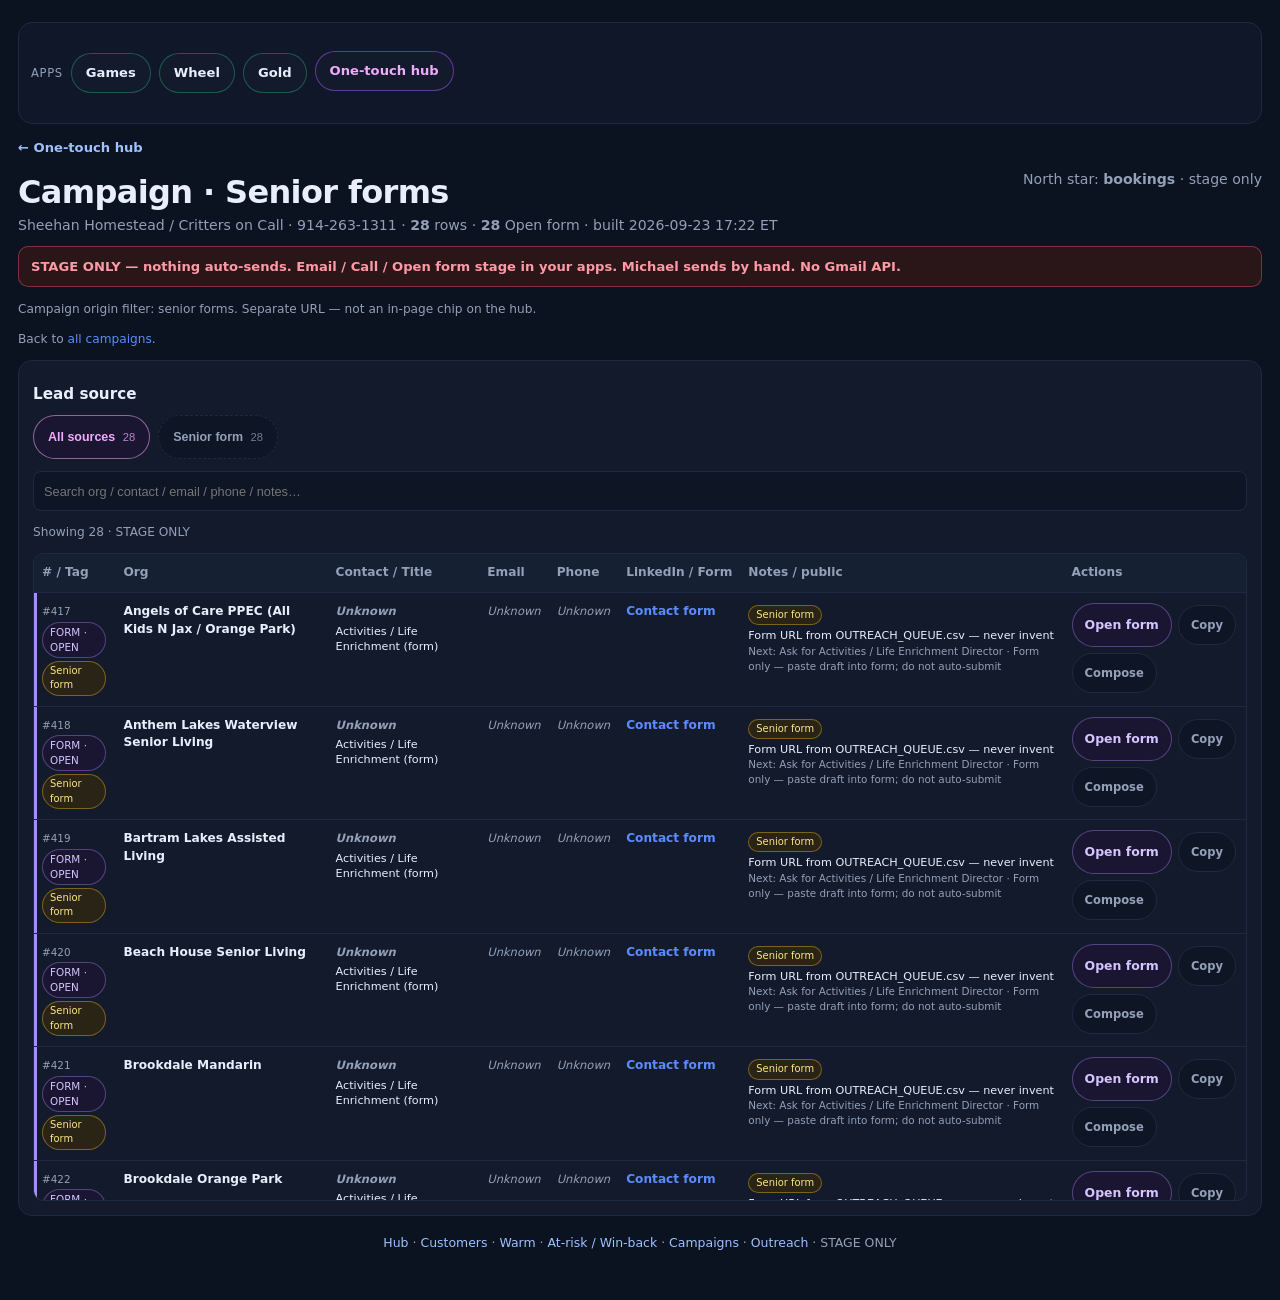
<file: one-touch-campaign-senior-forms.html>
<!DOCTYPE html>
<html lang="en">
<head>
<meta charset="utf-8"/>
<meta name="viewport" content="width=device-width,initial-scale=1"/>
<title>Campaign · Senior forms — Sheehan Homestead / Critters on Call</title>
<link rel="stylesheet" href="one-touch-shared.css"/>
</head>
<body>
<div class="wrap wide">
  <div class="apps" aria-label="Public apps">
    <span class="lbl">Apps</span>
    <a href="https://onchainoffgrid-hub.github.io/critters-play/" target="_blank" rel="noopener">Games</a><a href="https://onchainoffgrid-hub.github.io/critters-on-call/wheel.html" target="_blank" rel="noopener">Wheel</a><a href="https://onchainoffgrid-hub.github.io/critters-on-call/gold.html" target="_blank" rel="noopener">Gold</a>
    <a class="hub" href="one-touch.html">One-touch hub</a>
    
  </div>
  <p class="crumb"><a href="one-touch.html">← One-touch hub</a></p>
  <header>
    <div>
      <h1>Campaign · Senior forms</h1>
      <div class="sub">Sheehan Homestead / Critters on Call · 914-263-1311 · <b>28</b> rows · <b>28</b> Open form · built 2026-09-23 17:22 ET</div>
    </div>
    <div class="sub">North star: <b>bookings</b> · stage only</div>
  </header>
  <div class="banner">STAGE ONLY — nothing auto-sends. Email / Call / Open form stage in your apps. Michael sends by hand. No Gmail API.</div>
  <p class="note" style="margin:0 0 12px">Campaign origin filter: senior forms. Separate URL — not an in-page chip on the hub.</p>
  <p class="note">Back to <a href="one-touch-campaigns.html">all campaigns</a>.</p>
  <div class="card">
    
    <h2 style="margin-top:8px">Lead source</h2><div class="lanes" id="source-filters" role="tablist" aria-label="Lead sources"><button type="button" class="on" data-filter="src_all">All sources <span class="n">28</span></button><button type="button" class="sec" data-filter="src_senior_form">Senior form <span class="n">28</span></button></div>
    <div class="toolbar">
      <input id="q" type="search" placeholder="Search org / contact / email / phone / notes…" autocomplete="off"/>
    </div>
    <p class="note" id="view-note">Showing 28 · prefer <b>Open form</b> when email missing · both when both exist</p>
    <div class="table-wrap">
      <table>
        <thead><tr>
          <th># / Tag</th><th>Org</th><th>Contact / Title</th><th>Email</th><th>Phone</th><th>LinkedIn / Form</th><th>Notes / public</th><th>Actions</th>
        </tr></thead>
        <tbody id="tbody">

<tr class="row flag-form" data-views="warm" data-campaigns="senior_forms" data-qid="417" data-primary="form" data-email="" data-subject="Animal visits for residents — Critters on Call" data-body="Hi,

Michael Sheehan with Sheehan Homestead / Critters on Call. We do recurring animal therapy visits for senior communities across Jacksonville, plus mini petting zoos for one-off events.

Recurring is about $150/month or $185 quarterly; one-offs typically $250–400. Would love a short conversation with your activities / life enrichment team if that would be helpful for Angels of Care PPEC (All Kids N Jax / Orange Park).

Cheers,
Michael Sheehan
Sheehan Homestead / Critters on Call
914-263-1311
sheehanhomestead.com" data-mailto="" data-tel="" data-form="https://angelsofcare.com/contact-us/" data-source-label="senior_form" data-referrer="" data-search="angels of care ppec (all kids n jax / orange park)  activities / life enrichment (form)   https://angelsofcare.com/contact-us/ form url from outreach_queue.csv — never invent ask for activities / life enrichment director · form only — paste draft into form; do not auto-submit form · open senior_form senior form  animal visits for residents — critters on call">
  <td><span class="qid">#417</span><div><span class="badge form">FORM · OPEN</span></div><div><span class="src src-senior_form">Senior form</span></div></td>
  <td class="acct">Angels of Care PPEC (All Kids N Jax / Orange Park)</td>
  <td><div class="tap"><span class="unk">Unknown</span></div><div class="detail">Activities / Life Enrichment (form)</div></td>
  <td><span class="unk">Unknown</span></td>
  <td><span class="unk">Unknown</span></td>
  <td><a class="tap" href="https://angelsofcare.com/contact-us/" target="_blank" rel="noopener">Contact form</a></td>
  <td><div><span class="src src-senior_form">Senior form</span></div><div class="detail">Form URL from OUTREACH_QUEUE.csv — never invent</div><div class="muted" style="font-size:.65rem">Next: Ask for Activities / Life Enrichment Director · Form only — paste draft into form; do not auto-submit</div></td>
  <td><div class="actions"><a class="btn vio" data-action="form" href="https://angelsofcare.com/contact-us/" target="_blank" rel="noopener">Open form</a> <button type="button" class="btn tick" data-action="copy-draft">Copy</button> <button type="button" class="btn tick" data-action="compose">Compose</button></div></td>
</tr>
<tr class="row flag-form" data-views="warm" data-campaigns="senior_forms" data-qid="418" data-primary="form" data-email="" data-subject="Animal visits for residents — Critters on Call" data-body="Hi,

Michael Sheehan with Sheehan Homestead / Critters on Call. We do recurring animal therapy visits for senior communities across Jacksonville, plus mini petting zoos for one-off events.

Recurring is about $150/month or $185 quarterly; one-offs typically $250–400. Would love a short conversation with your activities / life enrichment team if that would be helpful for Anthem Lakes Waterview Senior Living.

Cheers,
Michael Sheehan
Sheehan Homestead / Critters on Call
914-263-1311
sheehanhomestead.com" data-mailto="" data-tel="" data-form="https://anthemlakes.com/contact-us/" data-source-label="senior_form" data-referrer="" data-search="anthem lakes waterview senior living  activities / life enrichment (form)   https://anthemlakes.com/contact-us/ form url from outreach_queue.csv — never invent ask for activities / life enrichment director · form only — paste draft into form; do not auto-submit form · open senior_form senior form  animal visits for residents — critters on call">
  <td><span class="qid">#418</span><div><span class="badge form">FORM · OPEN</span></div><div><span class="src src-senior_form">Senior form</span></div></td>
  <td class="acct">Anthem Lakes Waterview Senior Living</td>
  <td><div class="tap"><span class="unk">Unknown</span></div><div class="detail">Activities / Life Enrichment (form)</div></td>
  <td><span class="unk">Unknown</span></td>
  <td><span class="unk">Unknown</span></td>
  <td><a class="tap" href="https://anthemlakes.com/contact-us/" target="_blank" rel="noopener">Contact form</a></td>
  <td><div><span class="src src-senior_form">Senior form</span></div><div class="detail">Form URL from OUTREACH_QUEUE.csv — never invent</div><div class="muted" style="font-size:.65rem">Next: Ask for Activities / Life Enrichment Director · Form only — paste draft into form; do not auto-submit</div></td>
  <td><div class="actions"><a class="btn vio" data-action="form" href="https://anthemlakes.com/contact-us/" target="_blank" rel="noopener">Open form</a> <button type="button" class="btn tick" data-action="copy-draft">Copy</button> <button type="button" class="btn tick" data-action="compose">Compose</button></div></td>
</tr>
<tr class="row flag-form" data-views="warm" data-campaigns="senior_forms" data-qid="419" data-primary="form" data-email="" data-subject="Animal visits for residents — Critters on Call" data-body="Hi,

Michael Sheehan with Sheehan Homestead / Critters on Call. We do recurring animal therapy visits for senior communities across Jacksonville, plus mini petting zoos for one-off events.

Recurring is about $150/month or $185 quarterly; one-offs typically $250–400. Would love a short conversation with your activities / life enrichment team if that would be helpful for Bartram Lakes Assisted Living.

Cheers,
Michael Sheehan
Sheehan Homestead / Critters on Call
914-263-1311
sheehanhomestead.com" data-mailto="" data-tel="" data-form="https://www.bartramlakes.org/contact/" data-source-label="senior_form" data-referrer="" data-search="bartram lakes assisted living  activities / life enrichment (form)   https://www.bartramlakes.org/contact/ form url from outreach_queue.csv — never invent ask for activities / life enrichment director · form only — paste draft into form; do not auto-submit form · open senior_form senior form  animal visits for residents — critters on call">
  <td><span class="qid">#419</span><div><span class="badge form">FORM · OPEN</span></div><div><span class="src src-senior_form">Senior form</span></div></td>
  <td class="acct">Bartram Lakes Assisted Living</td>
  <td><div class="tap"><span class="unk">Unknown</span></div><div class="detail">Activities / Life Enrichment (form)</div></td>
  <td><span class="unk">Unknown</span></td>
  <td><span class="unk">Unknown</span></td>
  <td><a class="tap" href="https://www.bartramlakes.org/contact/" target="_blank" rel="noopener">Contact form</a></td>
  <td><div><span class="src src-senior_form">Senior form</span></div><div class="detail">Form URL from OUTREACH_QUEUE.csv — never invent</div><div class="muted" style="font-size:.65rem">Next: Ask for Activities / Life Enrichment Director · Form only — paste draft into form; do not auto-submit</div></td>
  <td><div class="actions"><a class="btn vio" data-action="form" href="https://www.bartramlakes.org/contact/" target="_blank" rel="noopener">Open form</a> <button type="button" class="btn tick" data-action="copy-draft">Copy</button> <button type="button" class="btn tick" data-action="compose">Compose</button></div></td>
</tr>
<tr class="row flag-form" data-views="warm" data-campaigns="senior_forms" data-qid="420" data-primary="form" data-email="" data-subject="Animal visits for residents — Critters on Call" data-body="Hi,

Michael Sheehan with Sheehan Homestead / Critters on Call. We do recurring animal therapy visits for senior communities across Jacksonville, plus mini petting zoos for one-off events.

Recurring is about $150/month or $185 quarterly; one-offs typically $250–400. Would love a short conversation with your activities / life enrichment team if that would be helpful for Beach House Senior Living.

Cheers,
Michael Sheehan
Sheehan Homestead / Critters on Call
914-263-1311
sheehanhomestead.com" data-mailto="" data-tel="" data-form="https://www.beachhouseseniorliving.com/contact-us/" data-source-label="senior_form" data-referrer="" data-search="beach house senior living  activities / life enrichment (form)   https://www.beachhouseseniorliving.com/contact-us/ form url from outreach_queue.csv — never invent ask for activities / life enrichment director · form only — paste draft into form; do not auto-submit form · open senior_form senior form  animal visits for residents — critters on call">
  <td><span class="qid">#420</span><div><span class="badge form">FORM · OPEN</span></div><div><span class="src src-senior_form">Senior form</span></div></td>
  <td class="acct">Beach House Senior Living</td>
  <td><div class="tap"><span class="unk">Unknown</span></div><div class="detail">Activities / Life Enrichment (form)</div></td>
  <td><span class="unk">Unknown</span></td>
  <td><span class="unk">Unknown</span></td>
  <td><a class="tap" href="https://www.beachhouseseniorliving.com/contact-us/" target="_blank" rel="noopener">Contact form</a></td>
  <td><div><span class="src src-senior_form">Senior form</span></div><div class="detail">Form URL from OUTREACH_QUEUE.csv — never invent</div><div class="muted" style="font-size:.65rem">Next: Ask for Activities / Life Enrichment Director · Form only — paste draft into form; do not auto-submit</div></td>
  <td><div class="actions"><a class="btn vio" data-action="form" href="https://www.beachhouseseniorliving.com/contact-us/" target="_blank" rel="noopener">Open form</a> <button type="button" class="btn tick" data-action="copy-draft">Copy</button> <button type="button" class="btn tick" data-action="compose">Compose</button></div></td>
</tr>
<tr class="row flag-form" data-views="warm" data-campaigns="senior_forms" data-qid="421" data-primary="form" data-email="" data-subject="Animal visits for residents — Critters on Call" data-body="Hi,

Michael Sheehan with Sheehan Homestead / Critters on Call. We do recurring animal therapy visits for senior communities across Jacksonville, plus mini petting zoos for one-off events.

Recurring is about $150/month or $185 quarterly; one-offs typically $250–400. Would love a short conversation with your activities / life enrichment team if that would be helpful for Brookdale Mandarin.

Cheers,
Michael Sheehan
Sheehan Homestead / Critters on Call
914-263-1311
sheehanhomestead.com" data-mailto="" data-tel="" data-form="https://www.brookdale.com/en/communities/brookdale-mandarin.html" data-source-label="senior_form" data-referrer="" data-search="brookdale mandarin  activities / life enrichment (form)   https://www.brookdale.com/en/communities/brookdale-mandarin.html form url from outreach_queue.csv — never invent ask for activities / life enrichment director · form only — paste draft into form; do not auto-submit form · open senior_form senior form  animal visits for residents — critters on call">
  <td><span class="qid">#421</span><div><span class="badge form">FORM · OPEN</span></div><div><span class="src src-senior_form">Senior form</span></div></td>
  <td class="acct">Brookdale Mandarin</td>
  <td><div class="tap"><span class="unk">Unknown</span></div><div class="detail">Activities / Life Enrichment (form)</div></td>
  <td><span class="unk">Unknown</span></td>
  <td><span class="unk">Unknown</span></td>
  <td><a class="tap" href="https://www.brookdale.com/en/communities/brookdale-mandarin.html" target="_blank" rel="noopener">Contact form</a></td>
  <td><div><span class="src src-senior_form">Senior form</span></div><div class="detail">Form URL from OUTREACH_QUEUE.csv — never invent</div><div class="muted" style="font-size:.65rem">Next: Ask for Activities / Life Enrichment Director · Form only — paste draft into form; do not auto-submit</div></td>
  <td><div class="actions"><a class="btn vio" data-action="form" href="https://www.brookdale.com/en/communities/brookdale-mandarin.html" target="_blank" rel="noopener">Open form</a> <button type="button" class="btn tick" data-action="copy-draft">Copy</button> <button type="button" class="btn tick" data-action="compose">Compose</button></div></td>
</tr>
<tr class="row flag-form" data-views="warm" data-campaigns="senior_forms" data-qid="422" data-primary="form" data-email="" data-subject="Animal visits for residents — Critters on Call" data-body="Hi,

Michael Sheehan with Sheehan Homestead / Critters on Call. We do recurring animal therapy visits for senior communities across Jacksonville, plus mini petting zoos for one-off events.

Recurring is about $150/month or $185 quarterly; one-offs typically $250–400. Would love a short conversation with your activities / life enrichment team if that would be helpful for Brookdale Orange Park.

Cheers,
Michael Sheehan
Sheehan Homestead / Critters on Call
914-263-1311
sheehanhomestead.com" data-mailto="" data-tel="" data-form="https://www.brookdale.com/en/communities/brookdale-orange-park.html" data-source-label="senior_form" data-referrer="" data-search="brookdale orange park  activities / life enrichment (form)   https://www.brookdale.com/en/communities/brookdale-orange-park.html form url from outreach_queue.csv — never invent ask for activities / life enrichment director · form only — paste draft into form; do not auto-submit form · open senior_form senior form  animal visits for residents — critters on call">
  <td><span class="qid">#422</span><div><span class="badge form">FORM · OPEN</span></div><div><span class="src src-senior_form">Senior form</span></div></td>
  <td class="acct">Brookdale Orange Park</td>
  <td><div class="tap"><span class="unk">Unknown</span></div><div class="detail">Activities / Life Enrichment (form)</div></td>
  <td><span class="unk">Unknown</span></td>
  <td><span class="unk">Unknown</span></td>
  <td><a class="tap" href="https://www.brookdale.com/en/communities/brookdale-orange-park.html" target="_blank" rel="noopener">Contact form</a></td>
  <td><div><span class="src src-senior_form">Senior form</span></div><div class="detail">Form URL from OUTREACH_QUEUE.csv — never invent</div><div class="muted" style="font-size:.65rem">Next: Ask for Activities / Life Enrichment Director · Form only — paste draft into form; do not auto-submit</div></td>
  <td><div class="actions"><a class="btn vio" data-action="form" href="https://www.brookdale.com/en/communities/brookdale-orange-park.html" target="_blank" rel="noopener">Open form</a> <button type="button" class="btn tick" data-action="copy-draft">Copy</button> <button type="button" class="btn tick" data-action="compose">Compose</button></div></td>
</tr>
<tr class="row flag-form" data-views="warm" data-campaigns="senior_forms" data-qid="423" data-primary="form" data-email="" data-subject="Animal visits for residents — Critters on Call" data-body="Hi,

Michael Sheehan with Sheehan Homestead / Critters on Call. We do recurring animal therapy visits for senior communities across Jacksonville, plus mini petting zoos for one-off events.

Recurring is about $150/month or $185 quarterly; one-offs typically $250–400. Would love a short conversation with your activities / life enrichment team if that would be helpful for Brookdale Southside.

Cheers,
Michael Sheehan
Sheehan Homestead / Critters on Call
914-263-1311
sheehanhomestead.com" data-mailto="" data-tel="" data-form="https://www.brookdale.com/en/communities/brookdale-southside.html" data-source-label="senior_form" data-referrer="" data-search="brookdale southside  activities / life enrichment (form)   https://www.brookdale.com/en/communities/brookdale-southside.html form url from outreach_queue.csv — never invent ask for activities / life enrichment director · form only — paste draft into form; do not auto-submit form · open senior_form senior form  animal visits for residents — critters on call">
  <td><span class="qid">#423</span><div><span class="badge form">FORM · OPEN</span></div><div><span class="src src-senior_form">Senior form</span></div></td>
  <td class="acct">Brookdale Southside</td>
  <td><div class="tap"><span class="unk">Unknown</span></div><div class="detail">Activities / Life Enrichment (form)</div></td>
  <td><span class="unk">Unknown</span></td>
  <td><span class="unk">Unknown</span></td>
  <td><a class="tap" href="https://www.brookdale.com/en/communities/brookdale-southside.html" target="_blank" rel="noopener">Contact form</a></td>
  <td><div><span class="src src-senior_form">Senior form</span></div><div class="detail">Form URL from OUTREACH_QUEUE.csv — never invent</div><div class="muted" style="font-size:.65rem">Next: Ask for Activities / Life Enrichment Director · Form only — paste draft into form; do not auto-submit</div></td>
  <td><div class="actions"><a class="btn vio" data-action="form" href="https://www.brookdale.com/en/communities/brookdale-southside.html" target="_blank" rel="noopener">Open form</a> <button type="button" class="btn tick" data-action="copy-draft">Copy</button> <button type="button" class="btn tick" data-action="compose">Compose</button></div></td>
</tr>
<tr class="row flag-form" data-views="warm" data-campaigns="senior_forms" data-qid="424" data-primary="form" data-email="" data-subject="Animal visits for residents — Critters on Call" data-body="Hi,

Michael Sheehan with Sheehan Homestead / Critters on Call. We do recurring animal therapy visits for senior communities across Jacksonville, plus mini petting zoos for one-off events.

Recurring is about $150/month or $185 quarterly; one-offs typically $250–400. Would love a short conversation with your activities / life enrichment team if that would be helpful for Camellia at Deerwood.

Cheers,
Michael Sheehan
Sheehan Homestead / Critters on Call
914-263-1311
sheehanhomestead.com" data-mailto="" data-tel="" data-form="https://www.camelliaatdeerwood.com/contact-us/" data-source-label="senior_form" data-referrer="" data-search="camellia at deerwood  activities / life enrichment (form)   https://www.camelliaatdeerwood.com/contact-us/ form url from outreach_queue.csv — never invent ask for activities / life enrichment director · form only — paste draft into form; do not auto-submit form · open senior_form senior form  animal visits for residents — critters on call">
  <td><span class="qid">#424</span><div><span class="badge form">FORM · OPEN</span></div><div><span class="src src-senior_form">Senior form</span></div></td>
  <td class="acct">Camellia at Deerwood</td>
  <td><div class="tap"><span class="unk">Unknown</span></div><div class="detail">Activities / Life Enrichment (form)</div></td>
  <td><span class="unk">Unknown</span></td>
  <td><span class="unk">Unknown</span></td>
  <td><a class="tap" href="https://www.camelliaatdeerwood.com/contact-us/" target="_blank" rel="noopener">Contact form</a></td>
  <td><div><span class="src src-senior_form">Senior form</span></div><div class="detail">Form URL from OUTREACH_QUEUE.csv — never invent</div><div class="muted" style="font-size:.65rem">Next: Ask for Activities / Life Enrichment Director · Form only — paste draft into form; do not auto-submit</div></td>
  <td><div class="actions"><a class="btn vio" data-action="form" href="https://www.camelliaatdeerwood.com/contact-us/" target="_blank" rel="noopener">Open form</a> <button type="button" class="btn tick" data-action="copy-draft">Copy</button> <button type="button" class="btn tick" data-action="compose">Compose</button></div></td>
</tr>
<tr class="row flag-form" data-views="warm" data-campaigns="senior_forms" data-qid="425" data-primary="form" data-email="" data-subject="Animal visits for residents — Critters on Call" data-body="Hi,

Michael Sheehan with Sheehan Homestead / Critters on Call. We do recurring animal therapy visits for senior communities across Jacksonville, plus mini petting zoos for one-off events.

Recurring is about $150/month or $185 quarterly; one-offs typically $250–400. Would love a short conversation with your activities / life enrichment team if that would be helpful for Canterfield of Clay County.

Cheers,
Michael Sheehan
Sheehan Homestead / Critters on Call
914-263-1311
sheehanhomestead.com" data-mailto="" data-tel="" data-form="https://www.canterfieldseniorliving.com/jacksonville-contact" data-source-label="senior_form" data-referrer="" data-search="canterfield of clay county  activities / life enrichment (form)   https://www.canterfieldseniorliving.com/jacksonville-contact form url from outreach_queue.csv — never invent ask for activities / life enrichment director · form only — paste draft into form; do not auto-submit form · open senior_form senior form  animal visits for residents — critters on call">
  <td><span class="qid">#425</span><div><span class="badge form">FORM · OPEN</span></div><div><span class="src src-senior_form">Senior form</span></div></td>
  <td class="acct">Canterfield of Clay County</td>
  <td><div class="tap"><span class="unk">Unknown</span></div><div class="detail">Activities / Life Enrichment (form)</div></td>
  <td><span class="unk">Unknown</span></td>
  <td><span class="unk">Unknown</span></td>
  <td><a class="tap" href="https://www.canterfieldseniorliving.com/jacksonville-contact" target="_blank" rel="noopener">Contact form</a></td>
  <td><div><span class="src src-senior_form">Senior form</span></div><div class="detail">Form URL from OUTREACH_QUEUE.csv — never invent</div><div class="muted" style="font-size:.65rem">Next: Ask for Activities / Life Enrichment Director · Form only — paste draft into form; do not auto-submit</div></td>
  <td><div class="actions"><a class="btn vio" data-action="form" href="https://www.canterfieldseniorliving.com/jacksonville-contact" target="_blank" rel="noopener">Open form</a> <button type="button" class="btn tick" data-action="copy-draft">Copy</button> <button type="button" class="btn tick" data-action="compose">Compose</button></div></td>
</tr>
<tr class="row flag-form" data-views="warm" data-campaigns="senior_forms" data-qid="426" data-primary="form" data-email="" data-subject="Animal visits for residents — Critters on Call" data-body="Hi,

Michael Sheehan with Sheehan Homestead / Critters on Call. We do recurring animal therapy visits for senior communities across Jacksonville, plus mini petting zoos for one-off events.

Recurring is about $150/month or $185 quarterly; one-offs typically $250–400. Would love a short conversation with your activities / life enrichment team if that would be helpful for Discovery Commons San Pablo.

Cheers,
Michael Sheehan
Sheehan Homestead / Critters on Call
914-263-1311
sheehanhomestead.com" data-mailto="" data-tel="" data-form="https://discoverycommons.com/contact-discovery-commons/" data-source-label="senior_form" data-referrer="" data-search="discovery commons san pablo  activities / life enrichment (form)   https://discoverycommons.com/contact-discovery-commons/ form url from outreach_queue.csv — never invent ask for activities / life enrichment director · form only — paste draft into form; do not auto-submit form · open senior_form senior form  animal visits for residents — critters on call">
  <td><span class="qid">#426</span><div><span class="badge form">FORM · OPEN</span></div><div><span class="src src-senior_form">Senior form</span></div></td>
  <td class="acct">Discovery Commons San Pablo</td>
  <td><div class="tap"><span class="unk">Unknown</span></div><div class="detail">Activities / Life Enrichment (form)</div></td>
  <td><span class="unk">Unknown</span></td>
  <td><span class="unk">Unknown</span></td>
  <td><a class="tap" href="https://discoverycommons.com/contact-discovery-commons/" target="_blank" rel="noopener">Contact form</a></td>
  <td><div><span class="src src-senior_form">Senior form</span></div><div class="detail">Form URL from OUTREACH_QUEUE.csv — never invent</div><div class="muted" style="font-size:.65rem">Next: Ask for Activities / Life Enrichment Director · Form only — paste draft into form; do not auto-submit</div></td>
  <td><div class="actions"><a class="btn vio" data-action="form" href="https://discoverycommons.com/contact-discovery-commons/" target="_blank" rel="noopener">Open form</a> <button type="button" class="btn tick" data-action="copy-draft">Copy</button> <button type="button" class="btn tick" data-action="compose">Compose</button></div></td>
</tr>
<tr class="row flag-form" data-views="warm" data-campaigns="senior_forms" data-qid="427" data-primary="form" data-email="" data-subject="Animal visits for residents — Critters on Call" data-body="Hi,

Michael Sheehan with Sheehan Homestead / Critters on Call. We do recurring animal therapy visits for senior communities across Jacksonville, plus mini petting zoos for one-off events.

Recurring is about $150/month or $185 quarterly; one-offs typically $250–400. Would love a short conversation with your activities / life enrichment team if that would be helpful for Discovery Village St. Augustine.

Cheers,
Michael Sheehan
Sheehan Homestead / Critters on Call
914-263-1311
sheehanhomestead.com" data-mailto="" data-tel="" data-form="https://discoveryvillages.com/contact-discovery-village/" data-source-label="senior_form" data-referrer="" data-search="discovery village st. augustine  activities / life enrichment (form)   https://discoveryvillages.com/contact-discovery-village/ form url from outreach_queue.csv — never invent ask for activities / life enrichment director · form only — paste draft into form; do not auto-submit form · open senior_form senior form  animal visits for residents — critters on call">
  <td><span class="qid">#427</span><div><span class="badge form">FORM · OPEN</span></div><div><span class="src src-senior_form">Senior form</span></div></td>
  <td class="acct">Discovery Village St. Augustine</td>
  <td><div class="tap"><span class="unk">Unknown</span></div><div class="detail">Activities / Life Enrichment (form)</div></td>
  <td><span class="unk">Unknown</span></td>
  <td><span class="unk">Unknown</span></td>
  <td><a class="tap" href="https://discoveryvillages.com/contact-discovery-village/" target="_blank" rel="noopener">Contact form</a></td>
  <td><div><span class="src src-senior_form">Senior form</span></div><div class="detail">Form URL from OUTREACH_QUEUE.csv — never invent</div><div class="muted" style="font-size:.65rem">Next: Ask for Activities / Life Enrichment Director · Form only — paste draft into form; do not auto-submit</div></td>
  <td><div class="actions"><a class="btn vio" data-action="form" href="https://discoveryvillages.com/contact-discovery-village/" target="_blank" rel="noopener">Open form</a> <button type="button" class="btn tick" data-action="copy-draft">Copy</button> <button type="button" class="btn tick" data-action="compose">Compose</button></div></td>
</tr>
<tr class="row flag-form" data-views="warm" data-campaigns="senior_forms" data-qid="428" data-primary="form" data-email="" data-subject="Animal visits for residents — Critters on Call" data-body="Hi,

Michael Sheehan with Sheehan Homestead / Critters on Call. We do recurring animal therapy visits for senior communities across Jacksonville, plus mini petting zoos for one-off events.

Recurring is about $150/month or $185 quarterly; one-offs typically $250–400. Would love a short conversation with your activities / life enrichment team if that would be helpful for Fleet Landing at Nocatee.

Cheers,
Michael Sheehan
Sheehan Homestead / Critters on Call
914-263-1311
sheehanhomestead.com" data-mailto="" data-tel="" data-form="https://www.fleetlanding.com/nocatee/contact" data-source-label="senior_form" data-referrer="" data-search="fleet landing at nocatee  activities / life enrichment (form)   https://www.fleetlanding.com/nocatee/contact form url from outreach_queue.csv — never invent ask for activities / life enrichment director · form only — paste draft into form; do not auto-submit form · open senior_form senior form  animal visits for residents — critters on call">
  <td><span class="qid">#428</span><div><span class="badge form">FORM · OPEN</span></div><div><span class="src src-senior_form">Senior form</span></div></td>
  <td class="acct">Fleet Landing at Nocatee</td>
  <td><div class="tap"><span class="unk">Unknown</span></div><div class="detail">Activities / Life Enrichment (form)</div></td>
  <td><span class="unk">Unknown</span></td>
  <td><span class="unk">Unknown</span></td>
  <td><a class="tap" href="https://www.fleetlanding.com/nocatee/contact" target="_blank" rel="noopener">Contact form</a></td>
  <td><div><span class="src src-senior_form">Senior form</span></div><div class="detail">Form URL from OUTREACH_QUEUE.csv — never invent</div><div class="muted" style="font-size:.65rem">Next: Ask for Activities / Life Enrichment Director · Form only — paste draft into form; do not auto-submit</div></td>
  <td><div class="actions"><a class="btn vio" data-action="form" href="https://www.fleetlanding.com/nocatee/contact" target="_blank" rel="noopener">Open form</a> <button type="button" class="btn tick" data-action="copy-draft">Copy</button> <button type="button" class="btn tick" data-action="compose">Compose</button></div></td>
</tr>
<tr class="row flag-form" data-views="warm" data-campaigns="senior_forms" data-qid="429" data-primary="form" data-email="" data-subject="Animal visits for residents — Critters on Call" data-body="Hi,

Michael Sheehan with Sheehan Homestead / Critters on Call. We do recurring animal therapy visits for senior communities across Jacksonville, plus mini petting zoos for one-off events.

Recurring is about $150/month or $185 quarterly; one-offs typically $250–400. Would love a short conversation with your activities / life enrichment team if that would be helpful for Osprey Village at Amelia Island.

Cheers,
Michael Sheehan
Sheehan Homestead / Critters on Call
914-263-1311
sheehanhomestead.com" data-mailto="" data-tel="" data-form="https://osprey-village.com/contact/" data-source-label="senior_form" data-referrer="" data-search="osprey village at amelia island  activities / life enrichment (form)   https://osprey-village.com/contact/ form url from outreach_queue.csv — never invent ask for activities / life enrichment director · form only — paste draft into form; do not auto-submit form · open senior_form senior form  animal visits for residents — critters on call">
  <td><span class="qid">#429</span><div><span class="badge form">FORM · OPEN</span></div><div><span class="src src-senior_form">Senior form</span></div></td>
  <td class="acct">Osprey Village at Amelia Island</td>
  <td><div class="tap"><span class="unk">Unknown</span></div><div class="detail">Activities / Life Enrichment (form)</div></td>
  <td><span class="unk">Unknown</span></td>
  <td><span class="unk">Unknown</span></td>
  <td><a class="tap" href="https://osprey-village.com/contact/" target="_blank" rel="noopener">Contact form</a></td>
  <td><div><span class="src src-senior_form">Senior form</span></div><div class="detail">Form URL from OUTREACH_QUEUE.csv — never invent</div><div class="muted" style="font-size:.65rem">Next: Ask for Activities / Life Enrichment Director · Form only — paste draft into form; do not auto-submit</div></td>
  <td><div class="actions"><a class="btn vio" data-action="form" href="https://osprey-village.com/contact/" target="_blank" rel="noopener">Open form</a> <button type="button" class="btn tick" data-action="copy-draft">Copy</button> <button type="button" class="btn tick" data-action="compose">Compose</button></div></td>
</tr>
<tr class="row flag-form" data-views="warm" data-campaigns="senior_forms" data-qid="430" data-primary="form" data-email="" data-subject="Animal visits for residents — Critters on Call" data-body="Hi,

Michael Sheehan with Sheehan Homestead / Critters on Call. We do recurring animal therapy visits for senior communities across Jacksonville, plus mini petting zoos for one-off events.

Recurring is about $150/month or $185 quarterly; one-offs typically $250–400. Would love a short conversation with your activities / life enrichment team if that would be helpful for River Garden / The Coves.

Cheers,
Michael Sheehan
Sheehan Homestead / Critters on Call
914-263-1311
sheehanhomestead.com" data-mailto="" data-tel="" data-form="https://rivergarden.org/contact/" data-source-label="senior_form" data-referrer="" data-search="river garden / the coves  activities / life enrichment (form)   https://rivergarden.org/contact/ form url from outreach_queue.csv — never invent ask for activities / life enrichment director · form only — paste draft into form; do not auto-submit form · open senior_form senior form  animal visits for residents — critters on call">
  <td><span class="qid">#430</span><div><span class="badge form">FORM · OPEN</span></div><div><span class="src src-senior_form">Senior form</span></div></td>
  <td class="acct">River Garden / The Coves</td>
  <td><div class="tap"><span class="unk">Unknown</span></div><div class="detail">Activities / Life Enrichment (form)</div></td>
  <td><span class="unk">Unknown</span></td>
  <td><span class="unk">Unknown</span></td>
  <td><a class="tap" href="https://rivergarden.org/contact/" target="_blank" rel="noopener">Contact form</a></td>
  <td><div><span class="src src-senior_form">Senior form</span></div><div class="detail">Form URL from OUTREACH_QUEUE.csv — never invent</div><div class="muted" style="font-size:.65rem">Next: Ask for Activities / Life Enrichment Director · Form only — paste draft into form; do not auto-submit</div></td>
  <td><div class="actions"><a class="btn vio" data-action="form" href="https://rivergarden.org/contact/" target="_blank" rel="noopener">Open form</a> <button type="button" class="btn tick" data-action="copy-draft">Copy</button> <button type="button" class="btn tick" data-action="compose">Compose</button></div></td>
</tr>
<tr class="row flag-form" data-views="warm" data-campaigns="senior_forms" data-qid="431" data-primary="form" data-email="" data-subject="Animal visits for residents — Critters on Call" data-body="Hi,

Michael Sheehan with Sheehan Homestead / Critters on Call. We do recurring animal therapy visits for senior communities across Jacksonville, plus mini petting zoos for one-off events.

Recurring is about $150/month or $185 quarterly; one-offs typically $250–400. Would love a short conversation with your activities / life enrichment team if that would be helpful for Seagrass Village of Fleming Island.

Cheers,
Michael Sheehan
Sheehan Homestead / Critters on Call
914-263-1311
sheehanhomestead.com" data-mailto="" data-tel="" data-form="https://seagrassvillagefi.com/contact-us/" data-source-label="senior_form" data-referrer="" data-search="seagrass village of fleming island  activities / life enrichment (form)   https://seagrassvillagefi.com/contact-us/ form url from outreach_queue.csv — never invent ask for activities / life enrichment director · form only — paste draft into form; do not auto-submit form · open senior_form senior form  animal visits for residents — critters on call">
  <td><span class="qid">#431</span><div><span class="badge form">FORM · OPEN</span></div><div><span class="src src-senior_form">Senior form</span></div></td>
  <td class="acct">Seagrass Village of Fleming Island</td>
  <td><div class="tap"><span class="unk">Unknown</span></div><div class="detail">Activities / Life Enrichment (form)</div></td>
  <td><span class="unk">Unknown</span></td>
  <td><span class="unk">Unknown</span></td>
  <td><a class="tap" href="https://seagrassvillagefi.com/contact-us/" target="_blank" rel="noopener">Contact form</a></td>
  <td><div><span class="src src-senior_form">Senior form</span></div><div class="detail">Form URL from OUTREACH_QUEUE.csv — never invent</div><div class="muted" style="font-size:.65rem">Next: Ask for Activities / Life Enrichment Director · Form only — paste draft into form; do not auto-submit</div></td>
  <td><div class="actions"><a class="btn vio" data-action="form" href="https://seagrassvillagefi.com/contact-us/" target="_blank" rel="noopener">Open form</a> <button type="button" class="btn tick" data-action="copy-draft">Copy</button> <button type="button" class="btn tick" data-action="compose">Compose</button></div></td>
</tr>
<tr class="row flag-form" data-views="warm" data-campaigns="senior_forms" data-qid="432" data-primary="form" data-email="" data-subject="Animal visits for residents — Critters on Call" data-body="Hi,

Michael Sheehan with Sheehan Homestead / Critters on Call. We do recurring animal therapy visits for senior communities across Jacksonville, plus mini petting zoos for one-off events.

Recurring is about $150/month or $185 quarterly; one-offs typically $250–400. Would love a short conversation with your activities / life enrichment team if that would be helpful for Senior Living at the Greens.

Cheers,
Michael Sheehan
Sheehan Homestead / Critters on Call
914-263-1311
sheehanhomestead.com" data-mailto="" data-tel="" data-form="https://seniorlivingatthegreens.com/contact/" data-source-label="senior_form" data-referrer="" data-search="senior living at the greens  activities / life enrichment (form)   https://seniorlivingatthegreens.com/contact/ form url from outreach_queue.csv — never invent ask for activities / life enrichment director · form only — paste draft into form; do not auto-submit form · open senior_form senior form  animal visits for residents — critters on call">
  <td><span class="qid">#432</span><div><span class="badge form">FORM · OPEN</span></div><div><span class="src src-senior_form">Senior form</span></div></td>
  <td class="acct">Senior Living at the Greens</td>
  <td><div class="tap"><span class="unk">Unknown</span></div><div class="detail">Activities / Life Enrichment (form)</div></td>
  <td><span class="unk">Unknown</span></td>
  <td><span class="unk">Unknown</span></td>
  <td><a class="tap" href="https://seniorlivingatthegreens.com/contact/" target="_blank" rel="noopener">Contact form</a></td>
  <td><div><span class="src src-senior_form">Senior form</span></div><div class="detail">Form URL from OUTREACH_QUEUE.csv — never invent</div><div class="muted" style="font-size:.65rem">Next: Ask for Activities / Life Enrichment Director · Form only — paste draft into form; do not auto-submit</div></td>
  <td><div class="actions"><a class="btn vio" data-action="form" href="https://seniorlivingatthegreens.com/contact/" target="_blank" rel="noopener">Open form</a> <button type="button" class="btn tick" data-action="copy-draft">Copy</button> <button type="button" class="btn tick" data-action="compose">Compose</button></div></td>
</tr>
<tr class="row flag-form" data-views="warm" data-campaigns="senior_forms" data-qid="433" data-primary="form" data-email="" data-subject="Animal visits for residents — Critters on Call" data-body="Hi,

Michael Sheehan with Sheehan Homestead / Critters on Call. We do recurring animal therapy visits for senior communities across Jacksonville, plus mini petting zoos for one-off events.

Recurring is about $150/month or $185 quarterly; one-offs typically $250–400. Would love a short conversation with your activities / life enrichment team if that would be helpful for Sodalis Jacksonville.

Cheers,
Michael Sheehan
Sheehan Homestead / Critters on Call
914-263-1311
sheehanhomestead.com" data-mailto="" data-tel="" data-form="https://sodalissenior.com/jacksonville-contact-form/" data-source-label="senior_form" data-referrer="" data-search="sodalis jacksonville  activities / life enrichment (form)   https://sodalissenior.com/jacksonville-contact-form/ form url from outreach_queue.csv — never invent ask for activities / life enrichment director · form only — paste draft into form; do not auto-submit form · open senior_form senior form  animal visits for residents — critters on call">
  <td><span class="qid">#433</span><div><span class="badge form">FORM · OPEN</span></div><div><span class="src src-senior_form">Senior form</span></div></td>
  <td class="acct">Sodalis Jacksonville</td>
  <td><div class="tap"><span class="unk">Unknown</span></div><div class="detail">Activities / Life Enrichment (form)</div></td>
  <td><span class="unk">Unknown</span></td>
  <td><span class="unk">Unknown</span></td>
  <td><a class="tap" href="https://sodalissenior.com/jacksonville-contact-form/" target="_blank" rel="noopener">Contact form</a></td>
  <td><div><span class="src src-senior_form">Senior form</span></div><div class="detail">Form URL from OUTREACH_QUEUE.csv — never invent</div><div class="muted" style="font-size:.65rem">Next: Ask for Activities / Life Enrichment Director · Form only — paste draft into form; do not auto-submit</div></td>
  <td><div class="actions"><a class="btn vio" data-action="form" href="https://sodalissenior.com/jacksonville-contact-form/" target="_blank" rel="noopener">Open form</a> <button type="button" class="btn tick" data-action="copy-draft">Copy</button> <button type="button" class="btn tick" data-action="compose">Compose</button></div></td>
</tr>
<tr class="row flag-form" data-views="warm" data-campaigns="senior_forms" data-qid="434" data-primary="form" data-email="" data-subject="Animal visits for residents — Critters on Call" data-body="Hi,

Michael Sheehan with Sheehan Homestead / Critters on Call. We do recurring animal therapy visits for senior communities across Jacksonville, plus mini petting zoos for one-off events.

Recurring is about $150/month or $185 quarterly; one-offs typically $250–400. Would love a short conversation with your activities / life enrichment team if that would be helpful for Spark Pediatrics (Cassat + Arlington).

Cheers,
Michael Sheehan
Sheehan Homestead / Critters on Call
914-263-1311
sheehanhomestead.com" data-mailto="" data-tel="" data-form="https://www.sparkpediatrics.com/contact" data-source-label="senior_form" data-referrer="" data-search="spark pediatrics (cassat + arlington)  activities / life enrichment (form)   https://www.sparkpediatrics.com/contact form url from outreach_queue.csv — never invent ask for activities / life enrichment director · form only — paste draft into form; do not auto-submit form · open senior_form senior form  animal visits for residents — critters on call">
  <td><span class="qid">#434</span><div><span class="badge form">FORM · OPEN</span></div><div><span class="src src-senior_form">Senior form</span></div></td>
  <td class="acct">Spark Pediatrics (Cassat + Arlington)</td>
  <td><div class="tap"><span class="unk">Unknown</span></div><div class="detail">Activities / Life Enrichment (form)</div></td>
  <td><span class="unk">Unknown</span></td>
  <td><span class="unk">Unknown</span></td>
  <td><a class="tap" href="https://www.sparkpediatrics.com/contact" target="_blank" rel="noopener">Contact form</a></td>
  <td><div><span class="src src-senior_form">Senior form</span></div><div class="detail">Form URL from OUTREACH_QUEUE.csv — never invent</div><div class="muted" style="font-size:.65rem">Next: Ask for Activities / Life Enrichment Director · Form only — paste draft into form; do not auto-submit</div></td>
  <td><div class="actions"><a class="btn vio" data-action="form" href="https://www.sparkpediatrics.com/contact" target="_blank" rel="noopener">Open form</a> <button type="button" class="btn tick" data-action="copy-draft">Copy</button> <button type="button" class="btn tick" data-action="compose">Compose</button></div></td>
</tr>
<tr class="row flag-form" data-views="warm" data-campaigns="senior_forms" data-qid="435" data-primary="form" data-email="" data-subject="Animal visits for residents — Critters on Call" data-body="Hi,

Michael Sheehan with Sheehan Homestead / Critters on Call. We do recurring animal therapy visits for senior communities across Jacksonville, plus mini petting zoos for one-off events.

Recurring is about $150/month or $185 quarterly; one-offs typically $250–400. Would love a short conversation with your activities / life enrichment team if that would be helpful for Starling at Nocatee.

Cheers,
Michael Sheehan
Sheehan Homestead / Critters on Call
914-263-1311
sheehanhomestead.com" data-mailto="" data-tel="" data-form="https://starlingliving.com/contact-usschedule-a-tour" data-source-label="senior_form" data-referrer="" data-search="starling at nocatee  activities / life enrichment (form)   https://starlingliving.com/contact-usschedule-a-tour form url from outreach_queue.csv — never invent ask for activities / life enrichment director · form only — paste draft into form; do not auto-submit form · open senior_form senior form  animal visits for residents — critters on call">
  <td><span class="qid">#435</span><div><span class="badge form">FORM · OPEN</span></div><div><span class="src src-senior_form">Senior form</span></div></td>
  <td class="acct">Starling at Nocatee</td>
  <td><div class="tap"><span class="unk">Unknown</span></div><div class="detail">Activities / Life Enrichment (form)</div></td>
  <td><span class="unk">Unknown</span></td>
  <td><span class="unk">Unknown</span></td>
  <td><a class="tap" href="https://starlingliving.com/contact-usschedule-a-tour" target="_blank" rel="noopener">Contact form</a></td>
  <td><div><span class="src src-senior_form">Senior form</span></div><div class="detail">Form URL from OUTREACH_QUEUE.csv — never invent</div><div class="muted" style="font-size:.65rem">Next: Ask for Activities / Life Enrichment Director · Form only — paste draft into form; do not auto-submit</div></td>
  <td><div class="actions"><a class="btn vio" data-action="form" href="https://starlingliving.com/contact-usschedule-a-tour" target="_blank" rel="noopener">Open form</a> <button type="button" class="btn tick" data-action="copy-draft">Copy</button> <button type="button" class="btn tick" data-action="compose">Compose</button></div></td>
</tr>
<tr class="row flag-form" data-views="warm" data-campaigns="senior_forms" data-qid="436" data-primary="form" data-email="" data-subject="Animal visits for residents — Critters on Call" data-body="Hi,

Michael Sheehan with Sheehan Homestead / Critters on Call. We do recurring animal therapy visits for senior communities across Jacksonville, plus mini petting zoos for one-off events.

Recurring is about $150/month or $185 quarterly; one-offs typically $250–400. Would love a short conversation with your activities / life enrichment team if that would be helpful for Sunrise of Jacksonville.

Cheers,
Michael Sheehan
Sheehan Homestead / Critters on Call
914-263-1311
sheehanhomestead.com" data-mailto="" data-tel="" data-form="https://www.sunriseseniorliving.com/communities/fl/sunrise-of-jacksonville" data-source-label="senior_form" data-referrer="" data-search="sunrise of jacksonville  activities / life enrichment (form)   https://www.sunriseseniorliving.com/communities/fl/sunrise-of-jacksonville form url from outreach_queue.csv — never invent ask for activities / life enrichment director · form only — paste draft into form; do not auto-submit form · open senior_form senior form  animal visits for residents — critters on call">
  <td><span class="qid">#436</span><div><span class="badge form">FORM · OPEN</span></div><div><span class="src src-senior_form">Senior form</span></div></td>
  <td class="acct">Sunrise of Jacksonville</td>
  <td><div class="tap"><span class="unk">Unknown</span></div><div class="detail">Activities / Life Enrichment (form)</div></td>
  <td><span class="unk">Unknown</span></td>
  <td><span class="unk">Unknown</span></td>
  <td><a class="tap" href="https://www.sunriseseniorliving.com/communities/fl/sunrise-of-jacksonville" target="_blank" rel="noopener">Contact form</a></td>
  <td><div><span class="src src-senior_form">Senior form</span></div><div class="detail">Form URL from OUTREACH_QUEUE.csv — never invent</div><div class="muted" style="font-size:.65rem">Next: Ask for Activities / Life Enrichment Director · Form only — paste draft into form; do not auto-submit</div></td>
  <td><div class="actions"><a class="btn vio" data-action="form" href="https://www.sunriseseniorliving.com/communities/fl/sunrise-of-jacksonville" target="_blank" rel="noopener">Open form</a> <button type="button" class="btn tick" data-action="copy-draft">Copy</button> <button type="button" class="btn tick" data-action="compose">Compose</button></div></td>
</tr>
<tr class="row flag-form" data-views="warm" data-campaigns="senior_forms" data-qid="437" data-primary="form" data-email="" data-subject="Animal visits for residents — Critters on Call" data-body="Hi,

Michael Sheehan with Sheehan Homestead / Critters on Call. We do recurring animal therapy visits for senior communities across Jacksonville, plus mini petting zoos for one-off events.

Recurring is about $150/month or $185 quarterly; one-offs typically $250–400. Would love a short conversation with your activities / life enrichment team if that would be helpful for The Blake at St. Johns.

Cheers,
Michael Sheehan
Sheehan Homestead / Critters on Call
914-263-1311
sheehanhomestead.com" data-mailto="" data-tel="" data-form="https://www.qslmseniorliving.com/senior-living/fl/st-johns/county-rd-210/contact-us" data-source-label="senior_form" data-referrer="" data-search="the blake at st. johns  activities / life enrichment (form)   https://www.qslmseniorliving.com/senior-living/fl/st-johns/county-rd-210/contact-us form url from outreach_queue.csv — never invent ask for activities / life enrichment director · form only — paste draft into form; do not auto-submit form · open senior_form senior form  animal visits for residents — critters on call">
  <td><span class="qid">#437</span><div><span class="badge form">FORM · OPEN</span></div><div><span class="src src-senior_form">Senior form</span></div></td>
  <td class="acct">The Blake at St. Johns</td>
  <td><div class="tap"><span class="unk">Unknown</span></div><div class="detail">Activities / Life Enrichment (form)</div></td>
  <td><span class="unk">Unknown</span></td>
  <td><span class="unk">Unknown</span></td>
  <td><a class="tap" href="https://www.qslmseniorliving.com/senior-living/fl/st-johns/county-rd-210/contact-us" target="_blank" rel="noopener">Contact form</a></td>
  <td><div><span class="src src-senior_form">Senior form</span></div><div class="detail">Form URL from OUTREACH_QUEUE.csv — never invent</div><div class="muted" style="font-size:.65rem">Next: Ask for Activities / Life Enrichment Director · Form only — paste draft into form; do not auto-submit</div></td>
  <td><div class="actions"><a class="btn vio" data-action="form" href="https://www.qslmseniorliving.com/senior-living/fl/st-johns/county-rd-210/contact-us" target="_blank" rel="noopener">Open form</a> <button type="button" class="btn tick" data-action="copy-draft">Copy</button> <button type="button" class="btn tick" data-action="compose">Compose</button></div></td>
</tr>
<tr class="row flag-form" data-views="warm" data-campaigns="senior_forms" data-qid="438" data-primary="form" data-email="" data-subject="Animal visits for residents — Critters on Call" data-body="Hi,

Michael Sheehan with Sheehan Homestead / Critters on Call. We do recurring animal therapy visits for senior communities across Jacksonville, plus mini petting zoos for one-off events.

Recurring is about $150/month or $185 quarterly; one-offs typically $250–400. Would love a short conversation with your activities / life enrichment team if that would be helpful for The Gables of Jacksonville.

Cheers,
Michael Sheehan
Sheehan Homestead / Critters on Call
914-263-1311
sheehanhomestead.com" data-mailto="" data-tel="" data-form="https://info.legendseniorliving.com/the-gables-of-jacksonville" data-source-label="senior_form" data-referrer="" data-search="the gables of jacksonville  activities / life enrichment (form)   https://info.legendseniorliving.com/the-gables-of-jacksonville form url from outreach_queue.csv — never invent ask for activities / life enrichment director · form only — paste draft into form; do not auto-submit form · open senior_form senior form  animal visits for residents — critters on call">
  <td><span class="qid">#438</span><div><span class="badge form">FORM · OPEN</span></div><div><span class="src src-senior_form">Senior form</span></div></td>
  <td class="acct">The Gables of Jacksonville</td>
  <td><div class="tap"><span class="unk">Unknown</span></div><div class="detail">Activities / Life Enrichment (form)</div></td>
  <td><span class="unk">Unknown</span></td>
  <td><span class="unk">Unknown</span></td>
  <td><a class="tap" href="https://info.legendseniorliving.com/the-gables-of-jacksonville" target="_blank" rel="noopener">Contact form</a></td>
  <td><div><span class="src src-senior_form">Senior form</span></div><div class="detail">Form URL from OUTREACH_QUEUE.csv — never invent</div><div class="muted" style="font-size:.65rem">Next: Ask for Activities / Life Enrichment Director · Form only — paste draft into form; do not auto-submit</div></td>
  <td><div class="actions"><a class="btn vio" data-action="form" href="https://info.legendseniorliving.com/the-gables-of-jacksonville" target="_blank" rel="noopener">Open form</a> <button type="button" class="btn tick" data-action="copy-draft">Copy</button> <button type="button" class="btn tick" data-action="compose">Compose</button></div></td>
</tr>
<tr class="row flag-form" data-views="warm" data-campaigns="senior_forms" data-qid="439" data-primary="form" data-email="" data-subject="Animal visits for residents — Critters on Call" data-body="Hi,

Michael Sheehan with Sheehan Homestead / Critters on Call. We do recurring animal therapy visits for senior communities across Jacksonville, plus mini petting zoos for one-off events.

Recurring is about $150/month or $185 quarterly; one-offs typically $250–400. Would love a short conversation with your activities / life enrichment team if that would be helpful for The Lakeside at Amelia Island.

Cheers,
Michael Sheehan
Sheehan Homestead / Critters on Call
914-263-1311
sheehanhomestead.com" data-mailto="" data-tel="" data-form="https://www.lakesideamelia.com/contact-us/" data-source-label="senior_form" data-referrer="" data-search="the lakeside at amelia island  activities / life enrichment (form)   https://www.lakesideamelia.com/contact-us/ form url from outreach_queue.csv — never invent ask for activities / life enrichment director · form only — paste draft into form; do not auto-submit form · open senior_form senior form  animal visits for residents — critters on call">
  <td><span class="qid">#439</span><div><span class="badge form">FORM · OPEN</span></div><div><span class="src src-senior_form">Senior form</span></div></td>
  <td class="acct">The Lakeside at Amelia Island</td>
  <td><div class="tap"><span class="unk">Unknown</span></div><div class="detail">Activities / Life Enrichment (form)</div></td>
  <td><span class="unk">Unknown</span></td>
  <td><span class="unk">Unknown</span></td>
  <td><a class="tap" href="https://www.lakesideamelia.com/contact-us/" target="_blank" rel="noopener">Contact form</a></td>
  <td><div><span class="src src-senior_form">Senior form</span></div><div class="detail">Form URL from OUTREACH_QUEUE.csv — never invent</div><div class="muted" style="font-size:.65rem">Next: Ask for Activities / Life Enrichment Director · Form only — paste draft into form; do not auto-submit</div></td>
  <td><div class="actions"><a class="btn vio" data-action="form" href="https://www.lakesideamelia.com/contact-us/" target="_blank" rel="noopener">Open form</a> <button type="button" class="btn tick" data-action="copy-draft">Copy</button> <button type="button" class="btn tick" data-action="compose">Compose</button></div></td>
</tr>
<tr class="row flag-form" data-views="warm" data-campaigns="senior_forms" data-qid="440" data-primary="form" data-email="" data-subject="Animal visits for residents — Critters on Call" data-body="Hi,

Michael Sheehan with Sheehan Homestead / Critters on Call. We do recurring animal therapy visits for senior communities across Jacksonville, plus mini petting zoos for one-off events.

Recurring is about $150/month or $185 quarterly; one-offs typically $250–400. Would love a short conversation with your activities / life enrichment team if that would be helpful for The Windsor at San Pablo.

Cheers,
Michael Sheehan
Sheehan Homestead / Critters on Call
914-263-1311
sheehanhomestead.com" data-mailto="" data-tel="" data-form="https://info.legendseniorliving.com/san-pablo-request-a-visit" data-source-label="senior_form" data-referrer="" data-search="the windsor at san pablo  activities / life enrichment (form)   https://info.legendseniorliving.com/san-pablo-request-a-visit form url from outreach_queue.csv — never invent ask for activities / life enrichment director · form only — paste draft into form; do not auto-submit form · open senior_form senior form  animal visits for residents — critters on call">
  <td><span class="qid">#440</span><div><span class="badge form">FORM · OPEN</span></div><div><span class="src src-senior_form">Senior form</span></div></td>
  <td class="acct">The Windsor at San Pablo</td>
  <td><div class="tap"><span class="unk">Unknown</span></div><div class="detail">Activities / Life Enrichment (form)</div></td>
  <td><span class="unk">Unknown</span></td>
  <td><span class="unk">Unknown</span></td>
  <td><a class="tap" href="https://info.legendseniorliving.com/san-pablo-request-a-visit" target="_blank" rel="noopener">Contact form</a></td>
  <td><div><span class="src src-senior_form">Senior form</span></div><div class="detail">Form URL from OUTREACH_QUEUE.csv — never invent</div><div class="muted" style="font-size:.65rem">Next: Ask for Activities / Life Enrichment Director · Form only — paste draft into form; do not auto-submit</div></td>
  <td><div class="actions"><a class="btn vio" data-action="form" href="https://info.legendseniorliving.com/san-pablo-request-a-visit" target="_blank" rel="noopener">Open form</a> <button type="button" class="btn tick" data-action="copy-draft">Copy</button> <button type="button" class="btn tick" data-action="compose">Compose</button></div></td>
</tr>
<tr class="row flag-form" data-views="warm" data-campaigns="senior_forms" data-qid="441" data-primary="form" data-email="" data-subject="Animal visits for residents — Critters on Call" data-body="Hi,

Michael Sheehan with Sheehan Homestead / Critters on Call. We do recurring animal therapy visits for senior communities across Jacksonville, plus mini petting zoos for one-off events.

Recurring is about $150/month or $185 quarterly; one-offs typically $250–400. Would love a short conversation with your activities / life enrichment team if that would be helpful for Vicar&#x27;s Landing.

Cheers,
Michael Sheehan
Sheehan Homestead / Critters on Call
914-263-1311
sheehanhomestead.com" data-mailto="" data-tel="" data-form="https://vicarslanding.com/contact/" data-source-label="senior_form" data-referrer="" data-search="vicar&#x27;s landing  activities / life enrichment (form)   https://vicarslanding.com/contact/ form url from outreach_queue.csv — never invent ask for activities / life enrichment director · form only — paste draft into form; do not auto-submit form · open senior_form senior form  animal visits for residents — critters on call">
  <td><span class="qid">#441</span><div><span class="badge form">FORM · OPEN</span></div><div><span class="src src-senior_form">Senior form</span></div></td>
  <td class="acct">Vicar's Landing</td>
  <td><div class="tap"><span class="unk">Unknown</span></div><div class="detail">Activities / Life Enrichment (form)</div></td>
  <td><span class="unk">Unknown</span></td>
  <td><span class="unk">Unknown</span></td>
  <td><a class="tap" href="https://vicarslanding.com/contact/" target="_blank" rel="noopener">Contact form</a></td>
  <td><div><span class="src src-senior_form">Senior form</span></div><div class="detail">Form URL from OUTREACH_QUEUE.csv — never invent</div><div class="muted" style="font-size:.65rem">Next: Ask for Activities / Life Enrichment Director · Form only — paste draft into form; do not auto-submit</div></td>
  <td><div class="actions"><a class="btn vio" data-action="form" href="https://vicarslanding.com/contact/" target="_blank" rel="noopener">Open form</a> <button type="button" class="btn tick" data-action="copy-draft">Copy</button> <button type="button" class="btn tick" data-action="compose">Compose</button></div></td>
</tr>
<tr class="row flag-form" data-views="warm" data-campaigns="senior_forms" data-qid="442" data-primary="form" data-email="" data-subject="Animal visits for residents — Critters on Call" data-body="Hi,

Michael Sheehan with Sheehan Homestead / Critters on Call. We do recurring animal therapy visits for senior communities across Jacksonville, plus mini petting zoos for one-off events.

Recurring is about $150/month or $185 quarterly; one-offs typically $250–400. Would love a short conversation with your activities / life enrichment team if that would be helpful for Vicar&#x27;s Landing at eTown.

Cheers,
Michael Sheehan
Sheehan Homestead / Critters on Call
914-263-1311
sheehanhomestead.com" data-mailto="" data-tel="" data-form="https://vicarslandinget.com/" data-source-label="senior_form" data-referrer="" data-search="vicar&#x27;s landing at etown  activities / life enrichment (form)   https://vicarslandinget.com/ form url from outreach_queue.csv — never invent ask for activities / life enrichment director · form only — paste draft into form; do not auto-submit form · open senior_form senior form  animal visits for residents — critters on call">
  <td><span class="qid">#442</span><div><span class="badge form">FORM · OPEN</span></div><div><span class="src src-senior_form">Senior form</span></div></td>
  <td class="acct">Vicar's Landing at eTown</td>
  <td><div class="tap"><span class="unk">Unknown</span></div><div class="detail">Activities / Life Enrichment (form)</div></td>
  <td><span class="unk">Unknown</span></td>
  <td><span class="unk">Unknown</span></td>
  <td><a class="tap" href="https://vicarslandinget.com/" target="_blank" rel="noopener">Contact form</a></td>
  <td><div><span class="src src-senior_form">Senior form</span></div><div class="detail">Form URL from OUTREACH_QUEUE.csv — never invent</div><div class="muted" style="font-size:.65rem">Next: Ask for Activities / Life Enrichment Director · Form only — paste draft into form; do not auto-submit</div></td>
  <td><div class="actions"><a class="btn vio" data-action="form" href="https://vicarslandinget.com/" target="_blank" rel="noopener">Open form</a> <button type="button" class="btn tick" data-action="copy-draft">Copy</button> <button type="button" class="btn tick" data-action="compose">Compose</button></div></td>
</tr>
<tr class="row flag-form" data-views="warm" data-campaigns="senior_forms" data-qid="443" data-primary="form" data-email="" data-subject="Animal visits for residents — Critters on Call" data-body="Hi,

Michael Sheehan with Sheehan Homestead / Critters on Call. We do recurring animal therapy visits for senior communities across Jacksonville, plus mini petting zoos for one-off events.

Recurring is about $150/month or $185 quarterly; one-offs typically $250–400. Would love a short conversation with your activities / life enrichment team if that would be helpful for Westminster St Augustine.

Cheers,
Michael Sheehan
Sheehan Homestead / Critters on Call
914-263-1311
sheehanhomestead.com" data-mailto="" data-tel="" data-form="https://westminstercommunitiesfl.org/westminster-st-augustine/contact-us/" data-source-label="senior_form" data-referrer="" data-search="westminster st augustine  activities / life enrichment (form)   https://westminstercommunitiesfl.org/westminster-st-augustine/contact-us/ form url from outreach_queue.csv — never invent ask for activities / life enrichment director · form only — paste draft into form; do not auto-submit form · open senior_form senior form  animal visits for residents — critters on call">
  <td><span class="qid">#443</span><div><span class="badge form">FORM · OPEN</span></div><div><span class="src src-senior_form">Senior form</span></div></td>
  <td class="acct">Westminster St Augustine</td>
  <td><div class="tap"><span class="unk">Unknown</span></div><div class="detail">Activities / Life Enrichment (form)</div></td>
  <td><span class="unk">Unknown</span></td>
  <td><span class="unk">Unknown</span></td>
  <td><a class="tap" href="https://westminstercommunitiesfl.org/westminster-st-augustine/contact-us/" target="_blank" rel="noopener">Contact form</a></td>
  <td><div><span class="src src-senior_form">Senior form</span></div><div class="detail">Form URL from OUTREACH_QUEUE.csv — never invent</div><div class="muted" style="font-size:.65rem">Next: Ask for Activities / Life Enrichment Director · Form only — paste draft into form; do not auto-submit</div></td>
  <td><div class="actions"><a class="btn vio" data-action="form" href="https://westminstercommunitiesfl.org/westminster-st-augustine/contact-us/" target="_blank" rel="noopener">Open form</a> <button type="button" class="btn tick" data-action="copy-draft">Copy</button> <button type="button" class="btn tick" data-action="compose">Compose</button></div></td>
</tr>
<tr class="row flag-form" data-views="warm" data-campaigns="senior_forms" data-qid="444" data-primary="form" data-email="" data-subject="Animal visits for residents — Critters on Call" data-body="Hi,

Michael Sheehan with Sheehan Homestead / Critters on Call. We do recurring animal therapy visits for senior communities across Jacksonville, plus mini petting zoos for one-off events.

Recurring is about $150/month or $185 quarterly; one-offs typically $250–400. Would love a short conversation with your activities / life enrichment team if that would be helpful for Westminster Woods on Julington Creek.

Cheers,
Michael Sheehan
Sheehan Homestead / Critters on Call
914-263-1311
sheehanhomestead.com" data-mailto="" data-tel="" data-form="https://westminstercommunitiesfl.org/westminster-woods/contact-us/" data-source-label="senior_form" data-referrer="" data-search="westminster woods on julington creek  activities / life enrichment (form)   https://westminstercommunitiesfl.org/westminster-woods/contact-us/ form url from outreach_queue.csv — never invent ask for activities / life enrichment director · form only — paste draft into form; do not auto-submit form · open senior_form senior form  animal visits for residents — critters on call">
  <td><span class="qid">#444</span><div><span class="badge form">FORM · OPEN</span></div><div><span class="src src-senior_form">Senior form</span></div></td>
  <td class="acct">Westminster Woods on Julington Creek</td>
  <td><div class="tap"><span class="unk">Unknown</span></div><div class="detail">Activities / Life Enrichment (form)</div></td>
  <td><span class="unk">Unknown</span></td>
  <td><span class="unk">Unknown</span></td>
  <td><a class="tap" href="https://westminstercommunitiesfl.org/westminster-woods/contact-us/" target="_blank" rel="noopener">Contact form</a></td>
  <td><div><span class="src src-senior_form">Senior form</span></div><div class="detail">Form URL from OUTREACH_QUEUE.csv — never invent</div><div class="muted" style="font-size:.65rem">Next: Ask for Activities / Life Enrichment Director · Form only — paste draft into form; do not auto-submit</div></td>
  <td><div class="actions"><a class="btn vio" data-action="form" href="https://westminstercommunitiesfl.org/westminster-woods/contact-us/" target="_blank" rel="noopener">Open form</a> <button type="button" class="btn tick" data-action="copy-draft">Copy</button> <button type="button" class="btn tick" data-action="compose">Compose</button></div></td>
</tr>
        </tbody>
      </table>
    </div>
  </div>
  <footer>
    <a href="one-touch.html">Hub</a> ·
    <a href="one-touch-customers.html">Customers</a> ·
    <a href="one-touch-warm.html">Warm</a> ·
    <a href="one-touch-winback.html">At-risk / Win-back</a> ·
    <a href="one-touch-campaigns.html">Campaigns</a> ·
    <a href="one-touch-outreach.html">Outreach</a> ·
    STAGE ONLY
  </footer>
</div>

<div class="modal-bg" id="compose-modal">
  <div class="modal" role="dialog" aria-modal="true" aria-labelledby="compose-title">
    <h3 id="compose-title">Compose (stage only)</h3>
    <p class="note" id="compose-warn">Opens your mail app — nothing sends from this page.</p>
    <label class="note">To</label>
    <input id="compose-to" readonly/>
    <label class="note">Subject</label>
    <input id="compose-subj"/>
    <label class="note">Body</label>
    <pre id="compose-body" contenteditable="true"></pre>
    <div class="row-flex">
      <a class="btn" id="compose-mailto" href="#">Open mail app</a>
      <button type="button" class="btn sec" id="compose-copy">Copy draft</button>
      <button type="button" class="btn tick" id="compose-close">Close</button>
    </div>
  </div>
</div>
<div id="toast">Copied</div>

<script src="one-touch-board.js"></script>
</body>
</html>
</file>
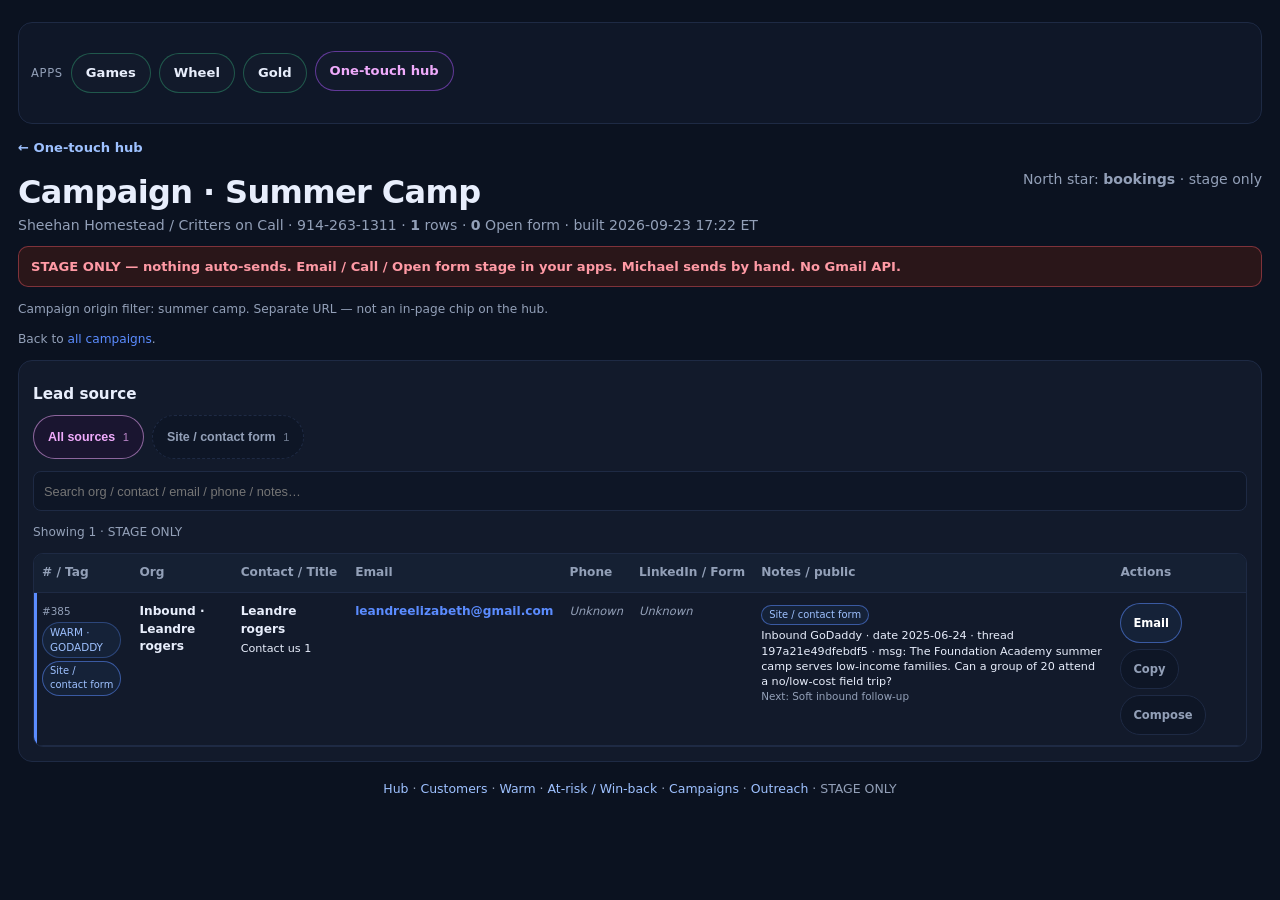
<file: one-touch-campaign-summer-camp.html>
<!DOCTYPE html>
<html lang="en">
<head>
<meta charset="utf-8"/>
<meta name="viewport" content="width=device-width,initial-scale=1"/>
<title>Campaign · Summer Camp — Sheehan Homestead / Critters on Call</title>
<link rel="stylesheet" href="one-touch-shared.css"/>
</head>
<body>
<div class="wrap wide">
  <div class="apps" aria-label="Public apps">
    <span class="lbl">Apps</span>
    <a href="https://onchainoffgrid-hub.github.io/critters-play/" target="_blank" rel="noopener">Games</a><a href="https://onchainoffgrid-hub.github.io/critters-on-call/wheel.html" target="_blank" rel="noopener">Wheel</a><a href="https://onchainoffgrid-hub.github.io/critters-on-call/gold.html" target="_blank" rel="noopener">Gold</a>
    <a class="hub" href="one-touch.html">One-touch hub</a>
    
  </div>
  <p class="crumb"><a href="one-touch.html">← One-touch hub</a></p>
  <header>
    <div>
      <h1>Campaign · Summer Camp</h1>
      <div class="sub">Sheehan Homestead / Critters on Call · 914-263-1311 · <b>1</b> rows · <b>0</b> Open form · built 2026-09-23 17:22 ET</div>
    </div>
    <div class="sub">North star: <b>bookings</b> · stage only</div>
  </header>
  <div class="banner">STAGE ONLY — nothing auto-sends. Email / Call / Open form stage in your apps. Michael sends by hand. No Gmail API.</div>
  <p class="note" style="margin:0 0 12px">Campaign origin filter: summer camp. Separate URL — not an in-page chip on the hub.</p>
  <p class="note">Back to <a href="one-touch-campaigns.html">all campaigns</a>.</p>
  <div class="card">
    
    <h2 style="margin-top:8px">Lead source</h2><div class="lanes" id="source-filters" role="tablist" aria-label="Lead sources"><button type="button" class="on" data-filter="src_all">All sources <span class="n">1</span></button><button type="button" class="sec" data-filter="src_customer_contact_form">Site / contact form <span class="n">1</span></button></div>
    <div class="toolbar">
      <input id="q" type="search" placeholder="Search org / contact / email / phone / notes…" autocomplete="off"/>
    </div>
    <p class="note" id="view-note">Showing 1 · prefer <b>Open form</b> when email missing · both when both exist</p>
    <div class="table-wrap">
      <table>
        <thead><tr>
          <th># / Tag</th><th>Org</th><th>Contact / Title</th><th>Email</th><th>Phone</th><th>LinkedIn / Form</th><th>Notes / public</th><th>Actions</th>
        </tr></thead>
        <tbody id="tbody">

<tr class="row flag-warm" data-views="warm" data-campaigns="summer_camp inbound_forms" data-qid="385" data-primary="mailto" data-email="leandreelizabeth@gmail.com" data-subject="Got your note — dates still open" data-body="Hi Leandre,

Thanks for reaching out via Contact us 1 — Michael Sheehan here at Sheehan Homestead / Critters on Call.

I saw your note about: The Foundation Academy summer camp serves low-income families. Can a group of 20 attend a no/low-cost field trip?.

If you&#x27;re still looking at dates, a few easy next steps:
• Book a mobile petting zoo or farm visit at sheehanhomestead.com
• Reply with 2–3 preferred dates/times and I&#x27;ll check the calendar
• Or text/call 914-263-1311

No pressure either way — happy to help when the timing is right.

Warmly,
Michael Sheehan
Sheehan Homestead · Critters on Call
914-263-1311 · sheehanhomestead.com" data-mailto="mailto:leandreelizabeth@gmail.com?subject=Got%20your%20note%20%E2%80%94%20dates%20still%20open&amp;body=Hi%20Leandre%2C%0A%0AThanks%20for%20reaching%20out%20via%20Contact%20us%201%20%E2%80%94%20Michael%20Sheehan%20here%20at%20Sheehan%20Homestead%20%2F%20Critters%20on%20Call.%0A%0AI%20saw%20your%20note%20about%3A%20The%20Foundation%20Academy%20summer%20camp%20serves%20low-income%20families.%20Can%20a%20group%20of%2020%20attend%20a%20no%2Flow-cost%20field%20trip%3F.%0A%0AIf%20you%27re%20still%20looking%20at%20dates%2C%20a%20few%20easy%20next%20steps%3A%0A%E2%80%A2%20Book%20a%20mobile%20petting%20zoo%20or%20farm%20visit%20at%20sheehanhomestead.com%0A%E2%80%A2%20Reply%20with%202%E2%80%933%20preferred%20dates%2Ftimes%20and%20I%27ll%20check%20the%20calendar%0A%E2%80%A2%20Or%20text%2Fcall%20914-263-1311%0A%0ANo%20pressure%20either%20way%20%E2%80%94%20happy%20to%20help%20when%20the%20timing%20is%20right.%0A%0AWarmly%2C%0AMichael%20Sheehan%0ASheehan%20Homestead%20%C2%B7%20Critters%20on%20Call%0A914-263-1311%20%C2%B7%20sheehanhomestead.com" data-tel="" data-form="" data-source-label="customer_contact_form" data-referrer="" data-search="inbound · leandre rogers leandre rogers contact us 1 leandreelizabeth@gmail.com   inbound godaddy · date 2025-06-24 · thread 197a21e49dfebdf5 · msg: the foundation academy summer camp serves low-income families. can a group of 20 attend a no/low-cost field trip? soft inbound follow-up warm · godaddy customer_contact_form site / contact form  got your note — dates still open">
  <td><span class="qid">#385</span><div><span class="badge warm">WARM · GODADDY</span></div><div><span class="src src-customer_contact_form">Site / contact form</span></div></td>
  <td class="acct">Inbound · Leandre rogers</td>
  <td><div class="tap">Leandre rogers</div><div class="detail">Contact us 1</div></td>
  <td><a class="tap" href="mailto:leandreelizabeth@gmail.com">leandreelizabeth@gmail.com</a></td>
  <td><span class="unk">Unknown</span></td>
  <td><span class="unk">Unknown</span></td>
  <td><div><span class="src src-customer_contact_form">Site / contact form</span></div><div class="detail">Inbound GoDaddy · date 2025-06-24 · thread 197a21e49dfebdf5 · msg: The Foundation Academy summer camp serves low-income families. Can a group of 20 attend a no/low-cost field trip?</div><div class="muted" style="font-size:.65rem">Next: Soft inbound follow-up</div></td>
  <td><div class="actions"><a class="btn" data-action="mailto" href="mailto:leandreelizabeth@gmail.com?subject=Got%20your%20note%20%E2%80%94%20dates%20still%20open&amp;body=Hi%20Leandre%2C%0A%0AThanks%20for%20reaching%20out%20via%20Contact%20us%201%20%E2%80%94%20Michael%20Sheehan%20here%20at%20Sheehan%20Homestead%20%2F%20Critters%20on%20Call.%0A%0AI%20saw%20your%20note%20about%3A%20The%20Foundation%20Academy%20summer%20camp%20serves%20low-income%20families.%20Can%20a%20group%20of%2020%20attend%20a%20no%2Flow-cost%20field%20trip%3F.%0A%0AIf%20you%27re%20still%20looking%20at%20dates%2C%20a%20few%20easy%20next%20steps%3A%0A%E2%80%A2%20Book%20a%20mobile%20petting%20zoo%20or%20farm%20visit%20at%20sheehanhomestead.com%0A%E2%80%A2%20Reply%20with%202%E2%80%933%20preferred%20dates%2Ftimes%20and%20I%27ll%20check%20the%20calendar%0A%E2%80%A2%20Or%20text%2Fcall%20914-263-1311%0A%0ANo%20pressure%20either%20way%20%E2%80%94%20happy%20to%20help%20when%20the%20timing%20is%20right.%0A%0AWarmly%2C%0AMichael%20Sheehan%0ASheehan%20Homestead%20%C2%B7%20Critters%20on%20Call%0A914-263-1311%20%C2%B7%20sheehanhomestead.com">Email</a> <button type="button" class="btn tick" data-action="copy-draft">Copy</button> <button type="button" class="btn tick" data-action="compose">Compose</button></div></td>
</tr>
        </tbody>
      </table>
    </div>
  </div>
  <footer>
    <a href="one-touch.html">Hub</a> ·
    <a href="one-touch-customers.html">Customers</a> ·
    <a href="one-touch-warm.html">Warm</a> ·
    <a href="one-touch-winback.html">At-risk / Win-back</a> ·
    <a href="one-touch-campaigns.html">Campaigns</a> ·
    <a href="one-touch-outreach.html">Outreach</a> ·
    STAGE ONLY
  </footer>
</div>

<div class="modal-bg" id="compose-modal">
  <div class="modal" role="dialog" aria-modal="true" aria-labelledby="compose-title">
    <h3 id="compose-title">Compose (stage only)</h3>
    <p class="note" id="compose-warn">Opens your mail app — nothing sends from this page.</p>
    <label class="note">To</label>
    <input id="compose-to" readonly/>
    <label class="note">Subject</label>
    <input id="compose-subj"/>
    <label class="note">Body</label>
    <pre id="compose-body" contenteditable="true"></pre>
    <div class="row-flex">
      <a class="btn" id="compose-mailto" href="#">Open mail app</a>
      <button type="button" class="btn sec" id="compose-copy">Copy draft</button>
      <button type="button" class="btn tick" id="compose-close">Close</button>
    </div>
  </div>
</div>
<div id="toast">Copied</div>

<script src="one-touch-board.js"></script>
</body>
</html>
</file>
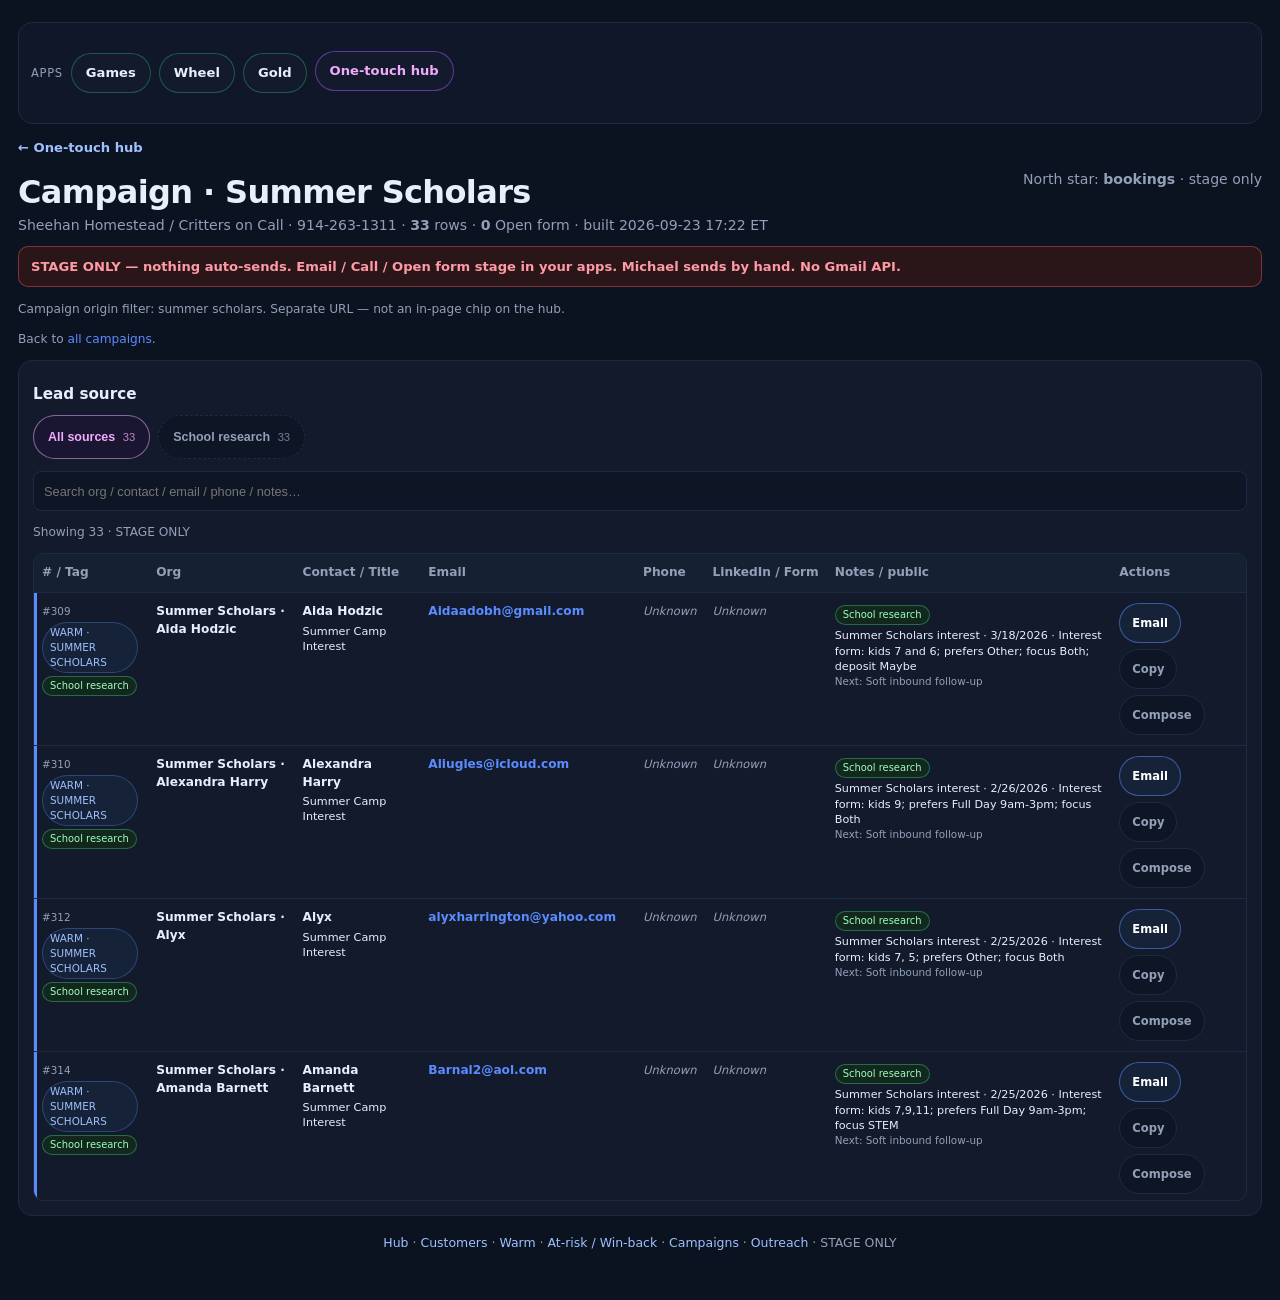
<file: one-touch-campaign-summer-scholars.html>
<!DOCTYPE html>
<html lang="en">
<head>
<meta charset="utf-8"/>
<meta name="viewport" content="width=device-width,initial-scale=1"/>
<title>Campaign · Summer Scholars — Sheehan Homestead / Critters on Call</title>
<link rel="stylesheet" href="one-touch-shared.css"/>
</head>
<body>
<div class="wrap wide">
  <div class="apps" aria-label="Public apps">
    <span class="lbl">Apps</span>
    <a href="https://onchainoffgrid-hub.github.io/critters-play/" target="_blank" rel="noopener">Games</a><a href="https://onchainoffgrid-hub.github.io/critters-on-call/wheel.html" target="_blank" rel="noopener">Wheel</a><a href="https://onchainoffgrid-hub.github.io/critters-on-call/gold.html" target="_blank" rel="noopener">Gold</a>
    <a class="hub" href="one-touch.html">One-touch hub</a>
    
  </div>
  <p class="crumb"><a href="one-touch.html">← One-touch hub</a></p>
  <header>
    <div>
      <h1>Campaign · Summer Scholars</h1>
      <div class="sub">Sheehan Homestead / Critters on Call · 914-263-1311 · <b>33</b> rows · <b>0</b> Open form · built 2026-09-23 17:22 ET</div>
    </div>
    <div class="sub">North star: <b>bookings</b> · stage only</div>
  </header>
  <div class="banner">STAGE ONLY — nothing auto-sends. Email / Call / Open form stage in your apps. Michael sends by hand. No Gmail API.</div>
  <p class="note" style="margin:0 0 12px">Campaign origin filter: summer scholars. Separate URL — not an in-page chip on the hub.</p>
  <p class="note">Back to <a href="one-touch-campaigns.html">all campaigns</a>.</p>
  <div class="card">
    
    <h2 style="margin-top:8px">Lead source</h2><div class="lanes" id="source-filters" role="tablist" aria-label="Lead sources"><button type="button" class="on" data-filter="src_all">All sources <span class="n">33</span></button><button type="button" class="sec" data-filter="src_school_research">School research <span class="n">33</span></button></div>
    <div class="toolbar">
      <input id="q" type="search" placeholder="Search org / contact / email / phone / notes…" autocomplete="off"/>
    </div>
    <p class="note" id="view-note">Showing 33 · prefer <b>Open form</b> when email missing · both when both exist</p>
    <div class="table-wrap">
      <table>
        <thead><tr>
          <th># / Tag</th><th>Org</th><th>Contact / Title</th><th>Email</th><th>Phone</th><th>LinkedIn / Form</th><th>Notes / public</th><th>Actions</th>
        </tr></thead>
        <tbody id="tbody">

<tr class="row flag-warm" data-views="warm" data-campaigns="summer_scholars schools" data-qid="309" data-primary="mailto" data-email="Aidaadobh@gmail.com" data-subject="Summer Scholars follow-up" data-body="Hi Aida,

Thanks for the Summer Camp Interest form — Michael Sheehan here at Sheehan Homestead / Critters on Call.

We&#x27;re lining up summer dates and wanted to check back in. Easy next steps:
• Reply with preferred weeks / full-day vs half-day and we&#x27;ll hold a spot if we can
• Book a farm visit anytime to meet the herd: sheehanhomestead.com
• Text or call 914-263-1311 with questions

(Your note: Interest form: kids 7 and 6; prefers Other; focus Both; deposit Maybe)

Warm and low-pressure — only if it still fits your summer plans.

Warmly,
Michael Sheehan
Sheehan Homestead · Critters on Call
914-263-1311 · sheehanhomestead.com" data-mailto="mailto:Aidaadobh@gmail.com?subject=Summer%20Scholars%20follow-up&amp;body=Hi%20Aida%2C%0A%0AThanks%20for%20the%20Summer%20Camp%20Interest%20form%20%E2%80%94%20Michael%20Sheehan%20here%20at%20Sheehan%20Homestead%20%2F%20Critters%20on%20Call.%0A%0AWe%27re%20lining%20up%20summer%20dates%20and%20wanted%20to%20check%20back%20in.%20Easy%20next%20steps%3A%0A%E2%80%A2%20Reply%20with%20preferred%20weeks%20%2F%20full-day%20vs%20half-day%20and%20we%27ll%20hold%20a%20spot%20if%20we%20can%0A%E2%80%A2%20Book%20a%20farm%20visit%20anytime%20to%20meet%20the%20herd%3A%20sheehanhomestead.com%0A%E2%80%A2%20Text%20or%20call%20914-263-1311%20with%20questions%0A%0A%28Your%20note%3A%20Interest%20form%3A%20kids%207%20and%206%3B%20prefers%20Other%3B%20focus%20Both%3B%20deposit%20Maybe%29%0A%0AWarm%20and%20low-pressure%20%E2%80%94%20only%20if%20it%20still%20fits%20your%20summer%20plans.%0A%0AWarmly%2C%0AMichael%20Sheehan%0ASheehan%20Homestead%20%C2%B7%20Critters%20on%20Call%0A914-263-1311%20%C2%B7%20sheehanhomestead.com" data-tel="" data-form="" data-source-label="school_research" data-referrer="" data-search="summer scholars · aida hodzic aida hodzic summer camp interest aidaadobh@gmail.com   summer scholars interest · 3/18/2026 · interest form: kids 7 and 6; prefers other; focus both; deposit maybe soft inbound follow-up warm · summer scholars school_research school research  summer scholars follow-up">
  <td><span class="qid">#309</span><div><span class="badge warm">WARM · SUMMER SCHOLARS</span></div><div><span class="src src-school_research">School research</span></div></td>
  <td class="acct">Summer Scholars · Aida Hodzic</td>
  <td><div class="tap">Aida Hodzic</div><div class="detail">Summer Camp Interest</div></td>
  <td><a class="tap" href="mailto:Aidaadobh@gmail.com">Aidaadobh@gmail.com</a></td>
  <td><span class="unk">Unknown</span></td>
  <td><span class="unk">Unknown</span></td>
  <td><div><span class="src src-school_research">School research</span></div><div class="detail">Summer Scholars interest · 3/18/2026 · Interest form: kids 7 and 6; prefers Other; focus Both; deposit Maybe</div><div class="muted" style="font-size:.65rem">Next: Soft inbound follow-up</div></td>
  <td><div class="actions"><a class="btn" data-action="mailto" href="mailto:Aidaadobh@gmail.com?subject=Summer%20Scholars%20follow-up&amp;body=Hi%20Aida%2C%0A%0AThanks%20for%20the%20Summer%20Camp%20Interest%20form%20%E2%80%94%20Michael%20Sheehan%20here%20at%20Sheehan%20Homestead%20%2F%20Critters%20on%20Call.%0A%0AWe%27re%20lining%20up%20summer%20dates%20and%20wanted%20to%20check%20back%20in.%20Easy%20next%20steps%3A%0A%E2%80%A2%20Reply%20with%20preferred%20weeks%20%2F%20full-day%20vs%20half-day%20and%20we%27ll%20hold%20a%20spot%20if%20we%20can%0A%E2%80%A2%20Book%20a%20farm%20visit%20anytime%20to%20meet%20the%20herd%3A%20sheehanhomestead.com%0A%E2%80%A2%20Text%20or%20call%20914-263-1311%20with%20questions%0A%0A%28Your%20note%3A%20Interest%20form%3A%20kids%207%20and%206%3B%20prefers%20Other%3B%20focus%20Both%3B%20deposit%20Maybe%29%0A%0AWarm%20and%20low-pressure%20%E2%80%94%20only%20if%20it%20still%20fits%20your%20summer%20plans.%0A%0AWarmly%2C%0AMichael%20Sheehan%0ASheehan%20Homestead%20%C2%B7%20Critters%20on%20Call%0A914-263-1311%20%C2%B7%20sheehanhomestead.com">Email</a> <button type="button" class="btn tick" data-action="copy-draft">Copy</button> <button type="button" class="btn tick" data-action="compose">Compose</button></div></td>
</tr>
<tr class="row flag-warm" data-views="warm" data-campaigns="summer_scholars schools" data-qid="310" data-primary="mailto" data-email="Aliugles@icloud.com" data-subject="Summer Scholars follow-up" data-body="Hi Alexandra,

Thanks for the Summer Camp Interest form — Michael Sheehan here at Sheehan Homestead / Critters on Call.

We&#x27;re lining up summer dates and wanted to check back in. Easy next steps:
• Reply with preferred weeks / full-day vs half-day and we&#x27;ll hold a spot if we can
• Book a farm visit anytime to meet the herd: sheehanhomestead.com
• Text or call 914-263-1311 with questions

(Your note: Interest form: kids 9; prefers Full Day 9am-3pm; focus Both)

Warm and low-pressure — only if it still fits your summer plans.

Warmly,
Michael Sheehan
Sheehan Homestead · Critters on Call
914-263-1311 · sheehanhomestead.com" data-mailto="mailto:Aliugles@icloud.com?subject=Summer%20Scholars%20follow-up&amp;body=Hi%20Alexandra%2C%0A%0AThanks%20for%20the%20Summer%20Camp%20Interest%20form%20%E2%80%94%20Michael%20Sheehan%20here%20at%20Sheehan%20Homestead%20%2F%20Critters%20on%20Call.%0A%0AWe%27re%20lining%20up%20summer%20dates%20and%20wanted%20to%20check%20back%20in.%20Easy%20next%20steps%3A%0A%E2%80%A2%20Reply%20with%20preferred%20weeks%20%2F%20full-day%20vs%20half-day%20and%20we%27ll%20hold%20a%20spot%20if%20we%20can%0A%E2%80%A2%20Book%20a%20farm%20visit%20anytime%20to%20meet%20the%20herd%3A%20sheehanhomestead.com%0A%E2%80%A2%20Text%20or%20call%20914-263-1311%20with%20questions%0A%0A%28Your%20note%3A%20Interest%20form%3A%20kids%209%3B%20prefers%20Full%20Day%209am-3pm%3B%20focus%20Both%29%0A%0AWarm%20and%20low-pressure%20%E2%80%94%20only%20if%20it%20still%20fits%20your%20summer%20plans.%0A%0AWarmly%2C%0AMichael%20Sheehan%0ASheehan%20Homestead%20%C2%B7%20Critters%20on%20Call%0A914-263-1311%20%C2%B7%20sheehanhomestead.com" data-tel="" data-form="" data-source-label="school_research" data-referrer="" data-search="summer scholars · alexandra harry alexandra harry summer camp interest aliugles@icloud.com   summer scholars interest · 2/26/2026 · interest form: kids 9; prefers full day 9am-3pm; focus both soft inbound follow-up warm · summer scholars school_research school research  summer scholars follow-up">
  <td><span class="qid">#310</span><div><span class="badge warm">WARM · SUMMER SCHOLARS</span></div><div><span class="src src-school_research">School research</span></div></td>
  <td class="acct">Summer Scholars · Alexandra Harry</td>
  <td><div class="tap">Alexandra Harry</div><div class="detail">Summer Camp Interest</div></td>
  <td><a class="tap" href="mailto:Aliugles@icloud.com">Aliugles@icloud.com</a></td>
  <td><span class="unk">Unknown</span></td>
  <td><span class="unk">Unknown</span></td>
  <td><div><span class="src src-school_research">School research</span></div><div class="detail">Summer Scholars interest · 2/26/2026 · Interest form: kids 9; prefers Full Day 9am-3pm; focus Both</div><div class="muted" style="font-size:.65rem">Next: Soft inbound follow-up</div></td>
  <td><div class="actions"><a class="btn" data-action="mailto" href="mailto:Aliugles@icloud.com?subject=Summer%20Scholars%20follow-up&amp;body=Hi%20Alexandra%2C%0A%0AThanks%20for%20the%20Summer%20Camp%20Interest%20form%20%E2%80%94%20Michael%20Sheehan%20here%20at%20Sheehan%20Homestead%20%2F%20Critters%20on%20Call.%0A%0AWe%27re%20lining%20up%20summer%20dates%20and%20wanted%20to%20check%20back%20in.%20Easy%20next%20steps%3A%0A%E2%80%A2%20Reply%20with%20preferred%20weeks%20%2F%20full-day%20vs%20half-day%20and%20we%27ll%20hold%20a%20spot%20if%20we%20can%0A%E2%80%A2%20Book%20a%20farm%20visit%20anytime%20to%20meet%20the%20herd%3A%20sheehanhomestead.com%0A%E2%80%A2%20Text%20or%20call%20914-263-1311%20with%20questions%0A%0A%28Your%20note%3A%20Interest%20form%3A%20kids%209%3B%20prefers%20Full%20Day%209am-3pm%3B%20focus%20Both%29%0A%0AWarm%20and%20low-pressure%20%E2%80%94%20only%20if%20it%20still%20fits%20your%20summer%20plans.%0A%0AWarmly%2C%0AMichael%20Sheehan%0ASheehan%20Homestead%20%C2%B7%20Critters%20on%20Call%0A914-263-1311%20%C2%B7%20sheehanhomestead.com">Email</a> <button type="button" class="btn tick" data-action="copy-draft">Copy</button> <button type="button" class="btn tick" data-action="compose">Compose</button></div></td>
</tr>
<tr class="row flag-warm" data-views="warm" data-campaigns="summer_scholars schools" data-qid="312" data-primary="mailto" data-email="alyxharrington@yahoo.com" data-subject="Summer Scholars follow-up" data-body="Hi Alyx,

Thanks for the Summer Camp Interest form — Michael Sheehan here at Sheehan Homestead / Critters on Call.

We&#x27;re lining up summer dates and wanted to check back in. Easy next steps:
• Reply with preferred weeks / full-day vs half-day and we&#x27;ll hold a spot if we can
• Book a farm visit anytime to meet the herd: sheehanhomestead.com
• Text or call 914-263-1311 with questions

(Your note: Interest form: kids 7, 5; prefers Other; focus Both)

Warm and low-pressure — only if it still fits your summer plans.

Warmly,
Michael Sheehan
Sheehan Homestead · Critters on Call
914-263-1311 · sheehanhomestead.com" data-mailto="mailto:alyxharrington@yahoo.com?subject=Summer%20Scholars%20follow-up&amp;body=Hi%20Alyx%2C%0A%0AThanks%20for%20the%20Summer%20Camp%20Interest%20form%20%E2%80%94%20Michael%20Sheehan%20here%20at%20Sheehan%20Homestead%20%2F%20Critters%20on%20Call.%0A%0AWe%27re%20lining%20up%20summer%20dates%20and%20wanted%20to%20check%20back%20in.%20Easy%20next%20steps%3A%0A%E2%80%A2%20Reply%20with%20preferred%20weeks%20%2F%20full-day%20vs%20half-day%20and%20we%27ll%20hold%20a%20spot%20if%20we%20can%0A%E2%80%A2%20Book%20a%20farm%20visit%20anytime%20to%20meet%20the%20herd%3A%20sheehanhomestead.com%0A%E2%80%A2%20Text%20or%20call%20914-263-1311%20with%20questions%0A%0A%28Your%20note%3A%20Interest%20form%3A%20kids%207%2C%205%3B%20prefers%20Other%3B%20focus%20Both%29%0A%0AWarm%20and%20low-pressure%20%E2%80%94%20only%20if%20it%20still%20fits%20your%20summer%20plans.%0A%0AWarmly%2C%0AMichael%20Sheehan%0ASheehan%20Homestead%20%C2%B7%20Critters%20on%20Call%0A914-263-1311%20%C2%B7%20sheehanhomestead.com" data-tel="" data-form="" data-source-label="school_research" data-referrer="" data-search="summer scholars · alyx alyx summer camp interest alyxharrington@yahoo.com   summer scholars interest · 2/25/2026 · interest form: kids 7, 5; prefers other; focus both soft inbound follow-up warm · summer scholars school_research school research  summer scholars follow-up">
  <td><span class="qid">#312</span><div><span class="badge warm">WARM · SUMMER SCHOLARS</span></div><div><span class="src src-school_research">School research</span></div></td>
  <td class="acct">Summer Scholars · Alyx</td>
  <td><div class="tap">Alyx</div><div class="detail">Summer Camp Interest</div></td>
  <td><a class="tap" href="mailto:alyxharrington@yahoo.com">alyxharrington@yahoo.com</a></td>
  <td><span class="unk">Unknown</span></td>
  <td><span class="unk">Unknown</span></td>
  <td><div><span class="src src-school_research">School research</span></div><div class="detail">Summer Scholars interest · 2/25/2026 · Interest form: kids 7, 5; prefers Other; focus Both</div><div class="muted" style="font-size:.65rem">Next: Soft inbound follow-up</div></td>
  <td><div class="actions"><a class="btn" data-action="mailto" href="mailto:alyxharrington@yahoo.com?subject=Summer%20Scholars%20follow-up&amp;body=Hi%20Alyx%2C%0A%0AThanks%20for%20the%20Summer%20Camp%20Interest%20form%20%E2%80%94%20Michael%20Sheehan%20here%20at%20Sheehan%20Homestead%20%2F%20Critters%20on%20Call.%0A%0AWe%27re%20lining%20up%20summer%20dates%20and%20wanted%20to%20check%20back%20in.%20Easy%20next%20steps%3A%0A%E2%80%A2%20Reply%20with%20preferred%20weeks%20%2F%20full-day%20vs%20half-day%20and%20we%27ll%20hold%20a%20spot%20if%20we%20can%0A%E2%80%A2%20Book%20a%20farm%20visit%20anytime%20to%20meet%20the%20herd%3A%20sheehanhomestead.com%0A%E2%80%A2%20Text%20or%20call%20914-263-1311%20with%20questions%0A%0A%28Your%20note%3A%20Interest%20form%3A%20kids%207%2C%205%3B%20prefers%20Other%3B%20focus%20Both%29%0A%0AWarm%20and%20low-pressure%20%E2%80%94%20only%20if%20it%20still%20fits%20your%20summer%20plans.%0A%0AWarmly%2C%0AMichael%20Sheehan%0ASheehan%20Homestead%20%C2%B7%20Critters%20on%20Call%0A914-263-1311%20%C2%B7%20sheehanhomestead.com">Email</a> <button type="button" class="btn tick" data-action="copy-draft">Copy</button> <button type="button" class="btn tick" data-action="compose">Compose</button></div></td>
</tr>
<tr class="row flag-warm" data-views="warm" data-campaigns="summer_scholars schools" data-qid="314" data-primary="mailto" data-email="Barnal2@aol.com" data-subject="Summer Scholars follow-up" data-body="Hi Amanda,

Thanks for the Summer Camp Interest form — Michael Sheehan here at Sheehan Homestead / Critters on Call.

We&#x27;re lining up summer dates and wanted to check back in. Easy next steps:
• Reply with preferred weeks / full-day vs half-day and we&#x27;ll hold a spot if we can
• Book a farm visit anytime to meet the herd: sheehanhomestead.com
• Text or call 914-263-1311 with questions

(Your note: Interest form: kids 7,9,11; prefers Full Day 9am-3pm; focus STEM)

Warm and low-pressure — only if it still fits your summer plans.

Warmly,
Michael Sheehan
Sheehan Homestead · Critters on Call
914-263-1311 · sheehanhomestead.com" data-mailto="mailto:Barnal2@aol.com?subject=Summer%20Scholars%20follow-up&amp;body=Hi%20Amanda%2C%0A%0AThanks%20for%20the%20Summer%20Camp%20Interest%20form%20%E2%80%94%20Michael%20Sheehan%20here%20at%20Sheehan%20Homestead%20%2F%20Critters%20on%20Call.%0A%0AWe%27re%20lining%20up%20summer%20dates%20and%20wanted%20to%20check%20back%20in.%20Easy%20next%20steps%3A%0A%E2%80%A2%20Reply%20with%20preferred%20weeks%20%2F%20full-day%20vs%20half-day%20and%20we%27ll%20hold%20a%20spot%20if%20we%20can%0A%E2%80%A2%20Book%20a%20farm%20visit%20anytime%20to%20meet%20the%20herd%3A%20sheehanhomestead.com%0A%E2%80%A2%20Text%20or%20call%20914-263-1311%20with%20questions%0A%0A%28Your%20note%3A%20Interest%20form%3A%20kids%207%2C9%2C11%3B%20prefers%20Full%20Day%209am-3pm%3B%20focus%20STEM%29%0A%0AWarm%20and%20low-pressure%20%E2%80%94%20only%20if%20it%20still%20fits%20your%20summer%20plans.%0A%0AWarmly%2C%0AMichael%20Sheehan%0ASheehan%20Homestead%20%C2%B7%20Critters%20on%20Call%0A914-263-1311%20%C2%B7%20sheehanhomestead.com" data-tel="" data-form="" data-source-label="school_research" data-referrer="" data-search="summer scholars · amanda barnett amanda barnett summer camp interest barnal2@aol.com   summer scholars interest · 2/25/2026 · interest form: kids 7,9,11; prefers full day 9am-3pm; focus stem soft inbound follow-up warm · summer scholars school_research school research  summer scholars follow-up">
  <td><span class="qid">#314</span><div><span class="badge warm">WARM · SUMMER SCHOLARS</span></div><div><span class="src src-school_research">School research</span></div></td>
  <td class="acct">Summer Scholars · Amanda Barnett</td>
  <td><div class="tap">Amanda Barnett</div><div class="detail">Summer Camp Interest</div></td>
  <td><a class="tap" href="mailto:Barnal2@aol.com">Barnal2@aol.com</a></td>
  <td><span class="unk">Unknown</span></td>
  <td><span class="unk">Unknown</span></td>
  <td><div><span class="src src-school_research">School research</span></div><div class="detail">Summer Scholars interest · 2/25/2026 · Interest form: kids 7,9,11; prefers Full Day 9am-3pm; focus STEM</div><div class="muted" style="font-size:.65rem">Next: Soft inbound follow-up</div></td>
  <td><div class="actions"><a class="btn" data-action="mailto" href="mailto:Barnal2@aol.com?subject=Summer%20Scholars%20follow-up&amp;body=Hi%20Amanda%2C%0A%0AThanks%20for%20the%20Summer%20Camp%20Interest%20form%20%E2%80%94%20Michael%20Sheehan%20here%20at%20Sheehan%20Homestead%20%2F%20Critters%20on%20Call.%0A%0AWe%27re%20lining%20up%20summer%20dates%20and%20wanted%20to%20check%20back%20in.%20Easy%20next%20steps%3A%0A%E2%80%A2%20Reply%20with%20preferred%20weeks%20%2F%20full-day%20vs%20half-day%20and%20we%27ll%20hold%20a%20spot%20if%20we%20can%0A%E2%80%A2%20Book%20a%20farm%20visit%20anytime%20to%20meet%20the%20herd%3A%20sheehanhomestead.com%0A%E2%80%A2%20Text%20or%20call%20914-263-1311%20with%20questions%0A%0A%28Your%20note%3A%20Interest%20form%3A%20kids%207%2C9%2C11%3B%20prefers%20Full%20Day%209am-3pm%3B%20focus%20STEM%29%0A%0AWarm%20and%20low-pressure%20%E2%80%94%20only%20if%20it%20still%20fits%20your%20summer%20plans.%0A%0AWarmly%2C%0AMichael%20Sheehan%0ASheehan%20Homestead%20%C2%B7%20Critters%20on%20Call%0A914-263-1311%20%C2%B7%20sheehanhomestead.com">Email</a> <button type="button" class="btn tick" data-action="copy-draft">Copy</button> <button type="button" class="btn tick" data-action="compose">Compose</button></div></td>
</tr>
<tr class="row flag-warm" data-views="warm" data-campaigns="summer_scholars schools" data-qid="315" data-primary="mailto" data-email="Hilliardgstroop@yahoo.com" data-subject="Summer Scholars follow-up" data-body="Hi Amanda,

Thanks for the Summer Camp Interest form — Michael Sheehan here at Sheehan Homestead / Critters on Call.

We&#x27;re lining up summer dates and wanted to check back in. Easy next steps:
• Reply with preferred weeks / full-day vs half-day and we&#x27;ll hold a spot if we can
• Book a farm visit anytime to meet the herd: sheehanhomestead.com
• Text or call 914-263-1311 with questions

(Your note: Interest form: kids 6-14; prefers Full Day 9am-3pm; focus Both)

Warm and low-pressure — only if it still fits your summer plans.

Warmly,
Michael Sheehan
Sheehan Homestead · Critters on Call
914-263-1311 · sheehanhomestead.com" data-mailto="mailto:Hilliardgstroop@yahoo.com?subject=Summer%20Scholars%20follow-up&amp;body=Hi%20Amanda%2C%0A%0AThanks%20for%20the%20Summer%20Camp%20Interest%20form%20%E2%80%94%20Michael%20Sheehan%20here%20at%20Sheehan%20Homestead%20%2F%20Critters%20on%20Call.%0A%0AWe%27re%20lining%20up%20summer%20dates%20and%20wanted%20to%20check%20back%20in.%20Easy%20next%20steps%3A%0A%E2%80%A2%20Reply%20with%20preferred%20weeks%20%2F%20full-day%20vs%20half-day%20and%20we%27ll%20hold%20a%20spot%20if%20we%20can%0A%E2%80%A2%20Book%20a%20farm%20visit%20anytime%20to%20meet%20the%20herd%3A%20sheehanhomestead.com%0A%E2%80%A2%20Text%20or%20call%20914-263-1311%20with%20questions%0A%0A%28Your%20note%3A%20Interest%20form%3A%20kids%206-14%3B%20prefers%20Full%20Day%209am-3pm%3B%20focus%20Both%29%0A%0AWarm%20and%20low-pressure%20%E2%80%94%20only%20if%20it%20still%20fits%20your%20summer%20plans.%0A%0AWarmly%2C%0AMichael%20Sheehan%0ASheehan%20Homestead%20%C2%B7%20Critters%20on%20Call%0A914-263-1311%20%C2%B7%20sheehanhomestead.com" data-tel="" data-form="" data-source-label="school_research" data-referrer="" data-search="summer scholars · amanda hodges amanda hodges summer camp interest hilliardgstroop@yahoo.com   summer scholars interest · 2/25/2026 · interest form: kids 6-14; prefers full day 9am-3pm; focus both soft inbound follow-up warm · summer scholars school_research school research  summer scholars follow-up">
  <td><span class="qid">#315</span><div><span class="badge warm">WARM · SUMMER SCHOLARS</span></div><div><span class="src src-school_research">School research</span></div></td>
  <td class="acct">Summer Scholars · Amanda Hodges</td>
  <td><div class="tap">Amanda Hodges</div><div class="detail">Summer Camp Interest</div></td>
  <td><a class="tap" href="mailto:Hilliardgstroop@yahoo.com">Hilliardgstroop@yahoo.com</a></td>
  <td><span class="unk">Unknown</span></td>
  <td><span class="unk">Unknown</span></td>
  <td><div><span class="src src-school_research">School research</span></div><div class="detail">Summer Scholars interest · 2/25/2026 · Interest form: kids 6-14; prefers Full Day 9am-3pm; focus Both</div><div class="muted" style="font-size:.65rem">Next: Soft inbound follow-up</div></td>
  <td><div class="actions"><a class="btn" data-action="mailto" href="mailto:Hilliardgstroop@yahoo.com?subject=Summer%20Scholars%20follow-up&amp;body=Hi%20Amanda%2C%0A%0AThanks%20for%20the%20Summer%20Camp%20Interest%20form%20%E2%80%94%20Michael%20Sheehan%20here%20at%20Sheehan%20Homestead%20%2F%20Critters%20on%20Call.%0A%0AWe%27re%20lining%20up%20summer%20dates%20and%20wanted%20to%20check%20back%20in.%20Easy%20next%20steps%3A%0A%E2%80%A2%20Reply%20with%20preferred%20weeks%20%2F%20full-day%20vs%20half-day%20and%20we%27ll%20hold%20a%20spot%20if%20we%20can%0A%E2%80%A2%20Book%20a%20farm%20visit%20anytime%20to%20meet%20the%20herd%3A%20sheehanhomestead.com%0A%E2%80%A2%20Text%20or%20call%20914-263-1311%20with%20questions%0A%0A%28Your%20note%3A%20Interest%20form%3A%20kids%206-14%3B%20prefers%20Full%20Day%209am-3pm%3B%20focus%20Both%29%0A%0AWarm%20and%20low-pressure%20%E2%80%94%20only%20if%20it%20still%20fits%20your%20summer%20plans.%0A%0AWarmly%2C%0AMichael%20Sheehan%0ASheehan%20Homestead%20%C2%B7%20Critters%20on%20Call%0A914-263-1311%20%C2%B7%20sheehanhomestead.com">Email</a> <button type="button" class="btn tick" data-action="copy-draft">Copy</button> <button type="button" class="btn tick" data-action="compose">Compose</button></div></td>
</tr>
<tr class="row flag-warm" data-views="warm" data-campaigns="summer_scholars schools" data-qid="325" data-primary="mailto" data-email="callieann710@outlook.com" data-subject="Summer Scholars follow-up" data-body="Hi CallieAnn,

Thanks for the Summer Camp Interest form — Michael Sheehan here at Sheehan Homestead / Critters on Call.

We&#x27;re lining up summer dates and wanted to check back in. Easy next steps:
• Reply with preferred weeks / full-day vs half-day and we&#x27;ll hold a spot if we can
• Book a farm visit anytime to meet the herd: sheehanhomestead.com
• Text or call 914-263-1311 with questions

(Your note: Interest form: kids 7; will be 8 in July; prefers Full Day 9am-3pm; focus Both; deposit Yes)

Warm and low-pressure — only if it still fits your summer plans.

Warmly,
Michael Sheehan
Sheehan Homestead · Critters on Call
914-263-1311 · sheehanhomestead.com" data-mailto="mailto:callieann710@outlook.com?subject=Summer%20Scholars%20follow-up&amp;body=Hi%20CallieAnn%2C%0A%0AThanks%20for%20the%20Summer%20Camp%20Interest%20form%20%E2%80%94%20Michael%20Sheehan%20here%20at%20Sheehan%20Homestead%20%2F%20Critters%20on%20Call.%0A%0AWe%27re%20lining%20up%20summer%20dates%20and%20wanted%20to%20check%20back%20in.%20Easy%20next%20steps%3A%0A%E2%80%A2%20Reply%20with%20preferred%20weeks%20%2F%20full-day%20vs%20half-day%20and%20we%27ll%20hold%20a%20spot%20if%20we%20can%0A%E2%80%A2%20Book%20a%20farm%20visit%20anytime%20to%20meet%20the%20herd%3A%20sheehanhomestead.com%0A%E2%80%A2%20Text%20or%20call%20914-263-1311%20with%20questions%0A%0A%28Your%20note%3A%20Interest%20form%3A%20kids%207%3B%20will%20be%208%20in%20July%3B%20prefers%20Full%20Day%209am-3pm%3B%20focus%20Both%3B%20deposit%20Yes%29%0A%0AWarm%20and%20low-pressure%20%E2%80%94%20only%20if%20it%20still%20fits%20your%20summer%20plans.%0A%0AWarmly%2C%0AMichael%20Sheehan%0ASheehan%20Homestead%20%C2%B7%20Critters%20on%20Call%0A914-263-1311%20%C2%B7%20sheehanhomestead.com" data-tel="" data-form="" data-source-label="school_research" data-referrer="" data-search="summer scholars · callieann maggart callieann maggart summer camp interest callieann710@outlook.com   summer scholars interest · 3/18/2026 · interest form: kids 7; will be 8 in july; prefers full day 9am-3pm; focus both; deposit yes soft inbound follow-up warm · summer scholars school_research school research  summer scholars follow-up">
  <td><span class="qid">#325</span><div><span class="badge warm">WARM · SUMMER SCHOLARS</span></div><div><span class="src src-school_research">School research</span></div></td>
  <td class="acct">Summer Scholars · CallieAnn Maggart</td>
  <td><div class="tap">CallieAnn Maggart</div><div class="detail">Summer Camp Interest</div></td>
  <td><a class="tap" href="mailto:callieann710@outlook.com">callieann710@outlook.com</a></td>
  <td><span class="unk">Unknown</span></td>
  <td><span class="unk">Unknown</span></td>
  <td><div><span class="src src-school_research">School research</span></div><div class="detail">Summer Scholars interest · 3/18/2026 · Interest form: kids 7; will be 8 in July; prefers Full Day 9am-3pm; focus Both; deposit Yes</div><div class="muted" style="font-size:.65rem">Next: Soft inbound follow-up</div></td>
  <td><div class="actions"><a class="btn" data-action="mailto" href="mailto:callieann710@outlook.com?subject=Summer%20Scholars%20follow-up&amp;body=Hi%20CallieAnn%2C%0A%0AThanks%20for%20the%20Summer%20Camp%20Interest%20form%20%E2%80%94%20Michael%20Sheehan%20here%20at%20Sheehan%20Homestead%20%2F%20Critters%20on%20Call.%0A%0AWe%27re%20lining%20up%20summer%20dates%20and%20wanted%20to%20check%20back%20in.%20Easy%20next%20steps%3A%0A%E2%80%A2%20Reply%20with%20preferred%20weeks%20%2F%20full-day%20vs%20half-day%20and%20we%27ll%20hold%20a%20spot%20if%20we%20can%0A%E2%80%A2%20Book%20a%20farm%20visit%20anytime%20to%20meet%20the%20herd%3A%20sheehanhomestead.com%0A%E2%80%A2%20Text%20or%20call%20914-263-1311%20with%20questions%0A%0A%28Your%20note%3A%20Interest%20form%3A%20kids%207%3B%20will%20be%208%20in%20July%3B%20prefers%20Full%20Day%209am-3pm%3B%20focus%20Both%3B%20deposit%20Yes%29%0A%0AWarm%20and%20low-pressure%20%E2%80%94%20only%20if%20it%20still%20fits%20your%20summer%20plans.%0A%0AWarmly%2C%0AMichael%20Sheehan%0ASheehan%20Homestead%20%C2%B7%20Critters%20on%20Call%0A914-263-1311%20%C2%B7%20sheehanhomestead.com">Email</a> <button type="button" class="btn tick" data-action="copy-draft">Copy</button> <button type="button" class="btn tick" data-action="compose">Compose</button></div></td>
</tr>
<tr class="row flag-warm" data-views="warm" data-campaigns="summer_scholars schools" data-qid="326" data-primary="mailto" data-email="Cyebrag81@outlook.com" data-subject="Summer Scholars follow-up" data-body="Hi Carolina,

Thanks for the Summer Camp Interest form — Michael Sheehan here at Sheehan Homestead / Critters on Call.

We&#x27;re lining up summer dates and wanted to check back in. Easy next steps:
• Reply with preferred weeks / full-day vs half-day and we&#x27;ll hold a spot if we can
• Book a farm visit anytime to meet the herd: sheehanhomestead.com
• Text or call 914-263-1311 with questions

(Your note: Interest form: kids Daughter 13 (vol 15); prefers Half Day 9am-12:30pm; focus Both; deposit Yes)

Warm and low-pressure — only if it still fits your summer plans.

Warmly,
Michael Sheehan
Sheehan Homestead · Critters on Call
914-263-1311 · sheehanhomestead.com" data-mailto="mailto:Cyebrag81@outlook.com?subject=Summer%20Scholars%20follow-up&amp;body=Hi%20Carolina%2C%0A%0AThanks%20for%20the%20Summer%20Camp%20Interest%20form%20%E2%80%94%20Michael%20Sheehan%20here%20at%20Sheehan%20Homestead%20%2F%20Critters%20on%20Call.%0A%0AWe%27re%20lining%20up%20summer%20dates%20and%20wanted%20to%20check%20back%20in.%20Easy%20next%20steps%3A%0A%E2%80%A2%20Reply%20with%20preferred%20weeks%20%2F%20full-day%20vs%20half-day%20and%20we%27ll%20hold%20a%20spot%20if%20we%20can%0A%E2%80%A2%20Book%20a%20farm%20visit%20anytime%20to%20meet%20the%20herd%3A%20sheehanhomestead.com%0A%E2%80%A2%20Text%20or%20call%20914-263-1311%20with%20questions%0A%0A%28Your%20note%3A%20Interest%20form%3A%20kids%20Daughter%2013%20%28vol%2015%29%3B%20prefers%20Half%20Day%209am-12%3A30pm%3B%20focus%20Both%3B%20deposit%20Yes%29%0A%0AWarm%20and%20low-pressure%20%E2%80%94%20only%20if%20it%20still%20fits%20your%20summer%20plans.%0A%0AWarmly%2C%0AMichael%20Sheehan%0ASheehan%20Homestead%20%C2%B7%20Critters%20on%20Call%0A914-263-1311%20%C2%B7%20sheehanhomestead.com" data-tel="" data-form="" data-source-label="school_research" data-referrer="" data-search="summer scholars · carolina yebra-garcia carolina yebra-garcia summer camp interest cyebrag81@outlook.com   summer scholars interest · 3/18/2026 · interest form: kids daughter 13 (vol 15); prefers half day 9am-12:30pm; focus both; deposit yes soft inbound follow-up warm · summer scholars school_research school research  summer scholars follow-up">
  <td><span class="qid">#326</span><div><span class="badge warm">WARM · SUMMER SCHOLARS</span></div><div><span class="src src-school_research">School research</span></div></td>
  <td class="acct">Summer Scholars · Carolina Yebra-Garcia</td>
  <td><div class="tap">Carolina Yebra-Garcia</div><div class="detail">Summer Camp Interest</div></td>
  <td><a class="tap" href="mailto:Cyebrag81@outlook.com">Cyebrag81@outlook.com</a></td>
  <td><span class="unk">Unknown</span></td>
  <td><span class="unk">Unknown</span></td>
  <td><div><span class="src src-school_research">School research</span></div><div class="detail">Summer Scholars interest · 3/18/2026 · Interest form: kids Daughter 13 (vol 15); prefers Half Day 9am-12:30pm; focus Both; deposit Yes</div><div class="muted" style="font-size:.65rem">Next: Soft inbound follow-up</div></td>
  <td><div class="actions"><a class="btn" data-action="mailto" href="mailto:Cyebrag81@outlook.com?subject=Summer%20Scholars%20follow-up&amp;body=Hi%20Carolina%2C%0A%0AThanks%20for%20the%20Summer%20Camp%20Interest%20form%20%E2%80%94%20Michael%20Sheehan%20here%20at%20Sheehan%20Homestead%20%2F%20Critters%20on%20Call.%0A%0AWe%27re%20lining%20up%20summer%20dates%20and%20wanted%20to%20check%20back%20in.%20Easy%20next%20steps%3A%0A%E2%80%A2%20Reply%20with%20preferred%20weeks%20%2F%20full-day%20vs%20half-day%20and%20we%27ll%20hold%20a%20spot%20if%20we%20can%0A%E2%80%A2%20Book%20a%20farm%20visit%20anytime%20to%20meet%20the%20herd%3A%20sheehanhomestead.com%0A%E2%80%A2%20Text%20or%20call%20914-263-1311%20with%20questions%0A%0A%28Your%20note%3A%20Interest%20form%3A%20kids%20Daughter%2013%20%28vol%2015%29%3B%20prefers%20Half%20Day%209am-12%3A30pm%3B%20focus%20Both%3B%20deposit%20Yes%29%0A%0AWarm%20and%20low-pressure%20%E2%80%94%20only%20if%20it%20still%20fits%20your%20summer%20plans.%0A%0AWarmly%2C%0AMichael%20Sheehan%0ASheehan%20Homestead%20%C2%B7%20Critters%20on%20Call%0A914-263-1311%20%C2%B7%20sheehanhomestead.com">Email</a> <button type="button" class="btn tick" data-action="copy-draft">Copy</button> <button type="button" class="btn tick" data-action="compose">Compose</button></div></td>
</tr>
<tr class="row flag-warm" data-views="warm" data-campaigns="summer_scholars schools" data-qid="332" data-primary="mailto" data-email="Ciaranw92@gmail.com" data-subject="Summer Scholars follow-up" data-body="Hi Ciara,

Thanks for the Summer Camp Interest form — Michael Sheehan here at Sheehan Homestead / Critters on Call.

We&#x27;re lining up summer dates and wanted to check back in. Easy next steps:
• Reply with preferred weeks / full-day vs half-day and we&#x27;ll hold a spot if we can
• Book a farm visit anytime to meet the herd: sheehanhomestead.com
• Text or call 914-263-1311 with questions

(Your note: Interest form: kids 3; prefers Other; focus Both)

Warm and low-pressure — only if it still fits your summer plans.

Warmly,
Michael Sheehan
Sheehan Homestead · Critters on Call
914-263-1311 · sheehanhomestead.com" data-mailto="mailto:Ciaranw92@gmail.com?subject=Summer%20Scholars%20follow-up&amp;body=Hi%20Ciara%2C%0A%0AThanks%20for%20the%20Summer%20Camp%20Interest%20form%20%E2%80%94%20Michael%20Sheehan%20here%20at%20Sheehan%20Homestead%20%2F%20Critters%20on%20Call.%0A%0AWe%27re%20lining%20up%20summer%20dates%20and%20wanted%20to%20check%20back%20in.%20Easy%20next%20steps%3A%0A%E2%80%A2%20Reply%20with%20preferred%20weeks%20%2F%20full-day%20vs%20half-day%20and%20we%27ll%20hold%20a%20spot%20if%20we%20can%0A%E2%80%A2%20Book%20a%20farm%20visit%20anytime%20to%20meet%20the%20herd%3A%20sheehanhomestead.com%0A%E2%80%A2%20Text%20or%20call%20914-263-1311%20with%20questions%0A%0A%28Your%20note%3A%20Interest%20form%3A%20kids%203%3B%20prefers%20Other%3B%20focus%20Both%29%0A%0AWarm%20and%20low-pressure%20%E2%80%94%20only%20if%20it%20still%20fits%20your%20summer%20plans.%0A%0AWarmly%2C%0AMichael%20Sheehan%0ASheehan%20Homestead%20%C2%B7%20Critters%20on%20Call%0A914-263-1311%20%C2%B7%20sheehanhomestead.com" data-tel="" data-form="" data-source-label="school_research" data-referrer="" data-search="summer scholars · ciara ciara summer camp interest ciaranw92@gmail.com   summer scholars interest · 2/25/2026 · interest form: kids 3; prefers other; focus both soft inbound follow-up warm · summer scholars school_research school research  summer scholars follow-up">
  <td><span class="qid">#332</span><div><span class="badge warm">WARM · SUMMER SCHOLARS</span></div><div><span class="src src-school_research">School research</span></div></td>
  <td class="acct">Summer Scholars · Ciara</td>
  <td><div class="tap">Ciara</div><div class="detail">Summer Camp Interest</div></td>
  <td><a class="tap" href="mailto:Ciaranw92@gmail.com">Ciaranw92@gmail.com</a></td>
  <td><span class="unk">Unknown</span></td>
  <td><span class="unk">Unknown</span></td>
  <td><div><span class="src src-school_research">School research</span></div><div class="detail">Summer Scholars interest · 2/25/2026 · Interest form: kids 3; prefers Other; focus Both</div><div class="muted" style="font-size:.65rem">Next: Soft inbound follow-up</div></td>
  <td><div class="actions"><a class="btn" data-action="mailto" href="mailto:Ciaranw92@gmail.com?subject=Summer%20Scholars%20follow-up&amp;body=Hi%20Ciara%2C%0A%0AThanks%20for%20the%20Summer%20Camp%20Interest%20form%20%E2%80%94%20Michael%20Sheehan%20here%20at%20Sheehan%20Homestead%20%2F%20Critters%20on%20Call.%0A%0AWe%27re%20lining%20up%20summer%20dates%20and%20wanted%20to%20check%20back%20in.%20Easy%20next%20steps%3A%0A%E2%80%A2%20Reply%20with%20preferred%20weeks%20%2F%20full-day%20vs%20half-day%20and%20we%27ll%20hold%20a%20spot%20if%20we%20can%0A%E2%80%A2%20Book%20a%20farm%20visit%20anytime%20to%20meet%20the%20herd%3A%20sheehanhomestead.com%0A%E2%80%A2%20Text%20or%20call%20914-263-1311%20with%20questions%0A%0A%28Your%20note%3A%20Interest%20form%3A%20kids%203%3B%20prefers%20Other%3B%20focus%20Both%29%0A%0AWarm%20and%20low-pressure%20%E2%80%94%20only%20if%20it%20still%20fits%20your%20summer%20plans.%0A%0AWarmly%2C%0AMichael%20Sheehan%0ASheehan%20Homestead%20%C2%B7%20Critters%20on%20Call%0A914-263-1311%20%C2%B7%20sheehanhomestead.com">Email</a> <button type="button" class="btn tick" data-action="copy-draft">Copy</button> <button type="button" class="btn tick" data-action="compose">Compose</button></div></td>
</tr>
<tr class="row flag-warm" data-views="warm" data-campaigns="summer_scholars schools" data-qid="333" data-primary="mailto" data-email="designsbycoleen@gmail.com" data-subject="Summer Scholars follow-up" data-body="Hi Coleen,

Thanks for the Summer Camp Interest form — Michael Sheehan here at Sheehan Homestead / Critters on Call.

We&#x27;re lining up summer dates and wanted to check back in. Easy next steps:
• Reply with preferred weeks / full-day vs half-day and we&#x27;ll hold a spot if we can
• Book a farm visit anytime to meet the herd: sheehanhomestead.com
• Text or call 914-263-1311 with questions

(Your note: Interest form: kids 7 &amp; 8; prefers Half Day 9am-12:30pm; focus Both; deposit Maybe)

Warm and low-pressure — only if it still fits your summer plans.

Warmly,
Michael Sheehan
Sheehan Homestead · Critters on Call
914-263-1311 · sheehanhomestead.com" data-mailto="mailto:designsbycoleen@gmail.com?subject=Summer%20Scholars%20follow-up&amp;body=Hi%20Coleen%2C%0A%0AThanks%20for%20the%20Summer%20Camp%20Interest%20form%20%E2%80%94%20Michael%20Sheehan%20here%20at%20Sheehan%20Homestead%20%2F%20Critters%20on%20Call.%0A%0AWe%27re%20lining%20up%20summer%20dates%20and%20wanted%20to%20check%20back%20in.%20Easy%20next%20steps%3A%0A%E2%80%A2%20Reply%20with%20preferred%20weeks%20%2F%20full-day%20vs%20half-day%20and%20we%27ll%20hold%20a%20spot%20if%20we%20can%0A%E2%80%A2%20Book%20a%20farm%20visit%20anytime%20to%20meet%20the%20herd%3A%20sheehanhomestead.com%0A%E2%80%A2%20Text%20or%20call%20914-263-1311%20with%20questions%0A%0A%28Your%20note%3A%20Interest%20form%3A%20kids%207%20%26%208%3B%20prefers%20Half%20Day%209am-12%3A30pm%3B%20focus%20Both%3B%20deposit%20Maybe%29%0A%0AWarm%20and%20low-pressure%20%E2%80%94%20only%20if%20it%20still%20fits%20your%20summer%20plans.%0A%0AWarmly%2C%0AMichael%20Sheehan%0ASheehan%20Homestead%20%C2%B7%20Critters%20on%20Call%0A914-263-1311%20%C2%B7%20sheehanhomestead.com" data-tel="" data-form="" data-source-label="school_research" data-referrer="" data-search="summer scholars · coleen jackson coleen jackson summer camp interest designsbycoleen@gmail.com   summer scholars interest · 5/6/2026 · interest form: kids 7 &amp; 8; prefers half day 9am-12:30pm; focus both; deposit maybe soft inbound follow-up warm · summer scholars school_research school research  summer scholars follow-up">
  <td><span class="qid">#333</span><div><span class="badge warm">WARM · SUMMER SCHOLARS</span></div><div><span class="src src-school_research">School research</span></div></td>
  <td class="acct">Summer Scholars · Coleen Jackson</td>
  <td><div class="tap">Coleen Jackson</div><div class="detail">Summer Camp Interest</div></td>
  <td><a class="tap" href="mailto:designsbycoleen@gmail.com">designsbycoleen@gmail.com</a></td>
  <td><span class="unk">Unknown</span></td>
  <td><span class="unk">Unknown</span></td>
  <td><div><span class="src src-school_research">School research</span></div><div class="detail">Summer Scholars interest · 5/6/2026 · Interest form: kids 7 &amp; 8; prefers Half Day 9am-12:30pm; focus Both; deposit Maybe</div><div class="muted" style="font-size:.65rem">Next: Soft inbound follow-up</div></td>
  <td><div class="actions"><a class="btn" data-action="mailto" href="mailto:designsbycoleen@gmail.com?subject=Summer%20Scholars%20follow-up&amp;body=Hi%20Coleen%2C%0A%0AThanks%20for%20the%20Summer%20Camp%20Interest%20form%20%E2%80%94%20Michael%20Sheehan%20here%20at%20Sheehan%20Homestead%20%2F%20Critters%20on%20Call.%0A%0AWe%27re%20lining%20up%20summer%20dates%20and%20wanted%20to%20check%20back%20in.%20Easy%20next%20steps%3A%0A%E2%80%A2%20Reply%20with%20preferred%20weeks%20%2F%20full-day%20vs%20half-day%20and%20we%27ll%20hold%20a%20spot%20if%20we%20can%0A%E2%80%A2%20Book%20a%20farm%20visit%20anytime%20to%20meet%20the%20herd%3A%20sheehanhomestead.com%0A%E2%80%A2%20Text%20or%20call%20914-263-1311%20with%20questions%0A%0A%28Your%20note%3A%20Interest%20form%3A%20kids%207%20%26%208%3B%20prefers%20Half%20Day%209am-12%3A30pm%3B%20focus%20Both%3B%20deposit%20Maybe%29%0A%0AWarm%20and%20low-pressure%20%E2%80%94%20only%20if%20it%20still%20fits%20your%20summer%20plans.%0A%0AWarmly%2C%0AMichael%20Sheehan%0ASheehan%20Homestead%20%C2%B7%20Critters%20on%20Call%0A914-263-1311%20%C2%B7%20sheehanhomestead.com">Email</a> <button type="button" class="btn tick" data-action="copy-draft">Copy</button> <button type="button" class="btn tick" data-action="compose">Compose</button></div></td>
</tr>
<tr class="row flag-warm" data-views="warm" data-campaigns="summer_scholars schools" data-qid="334" data-primary="mailto" data-email="flcolleen90@yahoo.com" data-subject="Summer Scholars follow-up" data-body="Hi Colleen,

Thanks for the Summer Camp Interest form — Michael Sheehan here at Sheehan Homestead / Critters on Call.

We&#x27;re lining up summer dates and wanted to check back in. Easy next steps:
• Reply with preferred weeks / full-day vs half-day and we&#x27;ll hold a spot if we can
• Book a farm visit anytime to meet the herd: sheehanhomestead.com
• Text or call 914-263-1311 with questions

(Your note: Interest form: kids 13; prefers Full Day 9am-3pm; focus STEM)

Warm and low-pressure — only if it still fits your summer plans.

Warmly,
Michael Sheehan
Sheehan Homestead · Critters on Call
914-263-1311 · sheehanhomestead.com" data-mailto="mailto:flcolleen90@yahoo.com?subject=Summer%20Scholars%20follow-up&amp;body=Hi%20Colleen%2C%0A%0AThanks%20for%20the%20Summer%20Camp%20Interest%20form%20%E2%80%94%20Michael%20Sheehan%20here%20at%20Sheehan%20Homestead%20%2F%20Critters%20on%20Call.%0A%0AWe%27re%20lining%20up%20summer%20dates%20and%20wanted%20to%20check%20back%20in.%20Easy%20next%20steps%3A%0A%E2%80%A2%20Reply%20with%20preferred%20weeks%20%2F%20full-day%20vs%20half-day%20and%20we%27ll%20hold%20a%20spot%20if%20we%20can%0A%E2%80%A2%20Book%20a%20farm%20visit%20anytime%20to%20meet%20the%20herd%3A%20sheehanhomestead.com%0A%E2%80%A2%20Text%20or%20call%20914-263-1311%20with%20questions%0A%0A%28Your%20note%3A%20Interest%20form%3A%20kids%2013%3B%20prefers%20Full%20Day%209am-3pm%3B%20focus%20STEM%29%0A%0AWarm%20and%20low-pressure%20%E2%80%94%20only%20if%20it%20still%20fits%20your%20summer%20plans.%0A%0AWarmly%2C%0AMichael%20Sheehan%0ASheehan%20Homestead%20%C2%B7%20Critters%20on%20Call%0A914-263-1311%20%C2%B7%20sheehanhomestead.com" data-tel="" data-form="" data-source-label="school_research" data-referrer="" data-search="summer scholars · colleen adams colleen adams summer camp interest flcolleen90@yahoo.com   summer scholars interest · 3/14/2026 · interest form: kids 13; prefers full day 9am-3pm; focus stem soft inbound follow-up warm · summer scholars school_research school research  summer scholars follow-up">
  <td><span class="qid">#334</span><div><span class="badge warm">WARM · SUMMER SCHOLARS</span></div><div><span class="src src-school_research">School research</span></div></td>
  <td class="acct">Summer Scholars · Colleen Adams</td>
  <td><div class="tap">Colleen Adams</div><div class="detail">Summer Camp Interest</div></td>
  <td><a class="tap" href="mailto:flcolleen90@yahoo.com">flcolleen90@yahoo.com</a></td>
  <td><span class="unk">Unknown</span></td>
  <td><span class="unk">Unknown</span></td>
  <td><div><span class="src src-school_research">School research</span></div><div class="detail">Summer Scholars interest · 3/14/2026 · Interest form: kids 13; prefers Full Day 9am-3pm; focus STEM</div><div class="muted" style="font-size:.65rem">Next: Soft inbound follow-up</div></td>
  <td><div class="actions"><a class="btn" data-action="mailto" href="mailto:flcolleen90@yahoo.com?subject=Summer%20Scholars%20follow-up&amp;body=Hi%20Colleen%2C%0A%0AThanks%20for%20the%20Summer%20Camp%20Interest%20form%20%E2%80%94%20Michael%20Sheehan%20here%20at%20Sheehan%20Homestead%20%2F%20Critters%20on%20Call.%0A%0AWe%27re%20lining%20up%20summer%20dates%20and%20wanted%20to%20check%20back%20in.%20Easy%20next%20steps%3A%0A%E2%80%A2%20Reply%20with%20preferred%20weeks%20%2F%20full-day%20vs%20half-day%20and%20we%27ll%20hold%20a%20spot%20if%20we%20can%0A%E2%80%A2%20Book%20a%20farm%20visit%20anytime%20to%20meet%20the%20herd%3A%20sheehanhomestead.com%0A%E2%80%A2%20Text%20or%20call%20914-263-1311%20with%20questions%0A%0A%28Your%20note%3A%20Interest%20form%3A%20kids%2013%3B%20prefers%20Full%20Day%209am-3pm%3B%20focus%20STEM%29%0A%0AWarm%20and%20low-pressure%20%E2%80%94%20only%20if%20it%20still%20fits%20your%20summer%20plans.%0A%0AWarmly%2C%0AMichael%20Sheehan%0ASheehan%20Homestead%20%C2%B7%20Critters%20on%20Call%0A914-263-1311%20%C2%B7%20sheehanhomestead.com">Email</a> <button type="button" class="btn tick" data-action="copy-draft">Copy</button> <button type="button" class="btn tick" data-action="compose">Compose</button></div></td>
</tr>
<tr class="row flag-warm" data-views="warm" data-campaigns="summer_scholars schools" data-qid="342" data-primary="mailto" data-email="D.colley86@gmail.com" data-subject="Summer Scholars follow-up" data-body="Hi Dustina,

Thanks for the Summer Camp Interest form — Michael Sheehan here at Sheehan Homestead / Critters on Call.

We&#x27;re lining up summer dates and wanted to check back in. Easy next steps:
• Reply with preferred weeks / full-day vs half-day and we&#x27;ll hold a spot if we can
• Book a farm visit anytime to meet the herd: sheehanhomestead.com
• Text or call 914-263-1311 with questions

(Your note: Interest form: kids 16; prefers Full Day 9am-3pm; focus Both; deposit Yes)

Warm and low-pressure — only if it still fits your summer plans.

Warmly,
Michael Sheehan
Sheehan Homestead · Critters on Call
914-263-1311 · sheehanhomestead.com" data-mailto="mailto:D.colley86@gmail.com?subject=Summer%20Scholars%20follow-up&amp;body=Hi%20Dustina%2C%0A%0AThanks%20for%20the%20Summer%20Camp%20Interest%20form%20%E2%80%94%20Michael%20Sheehan%20here%20at%20Sheehan%20Homestead%20%2F%20Critters%20on%20Call.%0A%0AWe%27re%20lining%20up%20summer%20dates%20and%20wanted%20to%20check%20back%20in.%20Easy%20next%20steps%3A%0A%E2%80%A2%20Reply%20with%20preferred%20weeks%20%2F%20full-day%20vs%20half-day%20and%20we%27ll%20hold%20a%20spot%20if%20we%20can%0A%E2%80%A2%20Book%20a%20farm%20visit%20anytime%20to%20meet%20the%20herd%3A%20sheehanhomestead.com%0A%E2%80%A2%20Text%20or%20call%20914-263-1311%20with%20questions%0A%0A%28Your%20note%3A%20Interest%20form%3A%20kids%2016%3B%20prefers%20Full%20Day%209am-3pm%3B%20focus%20Both%3B%20deposit%20Yes%29%0A%0AWarm%20and%20low-pressure%20%E2%80%94%20only%20if%20it%20still%20fits%20your%20summer%20plans.%0A%0AWarmly%2C%0AMichael%20Sheehan%0ASheehan%20Homestead%20%C2%B7%20Critters%20on%20Call%0A914-263-1311%20%C2%B7%20sheehanhomestead.com" data-tel="" data-form="" data-source-label="school_research" data-referrer="" data-search="summer scholars · dustina colley dustina colley summer camp interest d.colley86@gmail.com   summer scholars interest · 3/22/2026 · interest form: kids 16; prefers full day 9am-3pm; focus both; deposit yes soft inbound follow-up warm · summer scholars school_research school research  summer scholars follow-up">
  <td><span class="qid">#342</span><div><span class="badge warm">WARM · SUMMER SCHOLARS</span></div><div><span class="src src-school_research">School research</span></div></td>
  <td class="acct">Summer Scholars · Dustina Colley</td>
  <td><div class="tap">Dustina Colley</div><div class="detail">Summer Camp Interest</div></td>
  <td><a class="tap" href="mailto:D.colley86@gmail.com">D.colley86@gmail.com</a></td>
  <td><span class="unk">Unknown</span></td>
  <td><span class="unk">Unknown</span></td>
  <td><div><span class="src src-school_research">School research</span></div><div class="detail">Summer Scholars interest · 3/22/2026 · Interest form: kids 16; prefers Full Day 9am-3pm; focus Both; deposit Yes</div><div class="muted" style="font-size:.65rem">Next: Soft inbound follow-up</div></td>
  <td><div class="actions"><a class="btn" data-action="mailto" href="mailto:D.colley86@gmail.com?subject=Summer%20Scholars%20follow-up&amp;body=Hi%20Dustina%2C%0A%0AThanks%20for%20the%20Summer%20Camp%20Interest%20form%20%E2%80%94%20Michael%20Sheehan%20here%20at%20Sheehan%20Homestead%20%2F%20Critters%20on%20Call.%0A%0AWe%27re%20lining%20up%20summer%20dates%20and%20wanted%20to%20check%20back%20in.%20Easy%20next%20steps%3A%0A%E2%80%A2%20Reply%20with%20preferred%20weeks%20%2F%20full-day%20vs%20half-day%20and%20we%27ll%20hold%20a%20spot%20if%20we%20can%0A%E2%80%A2%20Book%20a%20farm%20visit%20anytime%20to%20meet%20the%20herd%3A%20sheehanhomestead.com%0A%E2%80%A2%20Text%20or%20call%20914-263-1311%20with%20questions%0A%0A%28Your%20note%3A%20Interest%20form%3A%20kids%2016%3B%20prefers%20Full%20Day%209am-3pm%3B%20focus%20Both%3B%20deposit%20Yes%29%0A%0AWarm%20and%20low-pressure%20%E2%80%94%20only%20if%20it%20still%20fits%20your%20summer%20plans.%0A%0AWarmly%2C%0AMichael%20Sheehan%0ASheehan%20Homestead%20%C2%B7%20Critters%20on%20Call%0A914-263-1311%20%C2%B7%20sheehanhomestead.com">Email</a> <button type="button" class="btn tick" data-action="copy-draft">Copy</button> <button type="button" class="btn tick" data-action="compose">Compose</button></div></td>
</tr>
<tr class="row flag-warm" data-views="warm" data-campaigns="summer_scholars schools" data-qid="345" data-primary="mailto" data-email="Eehersch@aol.com" data-subject="Summer Scholars follow-up" data-body="Hi Emil,

Thanks for the Summer Camp Interest form — Michael Sheehan here at Sheehan Homestead / Critters on Call.

We&#x27;re lining up summer dates and wanted to check back in. Easy next steps:
• Reply with preferred weeks / full-day vs half-day and we&#x27;ll hold a spot if we can
• Book a farm visit anytime to meet the herd: sheehanhomestead.com
• Text or call 914-263-1311 with questions

(Your note: Interest form: kids 5.5; prefers Full Day 9am-3pm; focus Both; deposit Yes)

Warm and low-pressure — only if it still fits your summer plans.

Warmly,
Michael Sheehan
Sheehan Homestead · Critters on Call
914-263-1311 · sheehanhomestead.com" data-mailto="mailto:Eehersch@aol.com?subject=Summer%20Scholars%20follow-up&amp;body=Hi%20Emil%2C%0A%0AThanks%20for%20the%20Summer%20Camp%20Interest%20form%20%E2%80%94%20Michael%20Sheehan%20here%20at%20Sheehan%20Homestead%20%2F%20Critters%20on%20Call.%0A%0AWe%27re%20lining%20up%20summer%20dates%20and%20wanted%20to%20check%20back%20in.%20Easy%20next%20steps%3A%0A%E2%80%A2%20Reply%20with%20preferred%20weeks%20%2F%20full-day%20vs%20half-day%20and%20we%27ll%20hold%20a%20spot%20if%20we%20can%0A%E2%80%A2%20Book%20a%20farm%20visit%20anytime%20to%20meet%20the%20herd%3A%20sheehanhomestead.com%0A%E2%80%A2%20Text%20or%20call%20914-263-1311%20with%20questions%0A%0A%28Your%20note%3A%20Interest%20form%3A%20kids%205.5%3B%20prefers%20Full%20Day%209am-3pm%3B%20focus%20Both%3B%20deposit%20Yes%29%0A%0AWarm%20and%20low-pressure%20%E2%80%94%20only%20if%20it%20still%20fits%20your%20summer%20plans.%0A%0AWarmly%2C%0AMichael%20Sheehan%0ASheehan%20Homestead%20%C2%B7%20Critters%20on%20Call%0A914-263-1311%20%C2%B7%20sheehanhomestead.com" data-tel="" data-form="" data-source-label="school_research" data-referrer="" data-search="summer scholars · emil case emil case summer camp interest eehersch@aol.com   summer scholars interest · 4/3/2026 · interest form: kids 5.5; prefers full day 9am-3pm; focus both; deposit yes soft inbound follow-up warm · summer scholars school_research school research  summer scholars follow-up">
  <td><span class="qid">#345</span><div><span class="badge warm">WARM · SUMMER SCHOLARS</span></div><div><span class="src src-school_research">School research</span></div></td>
  <td class="acct">Summer Scholars · Emil Case</td>
  <td><div class="tap">Emil Case</div><div class="detail">Summer Camp Interest</div></td>
  <td><a class="tap" href="mailto:Eehersch@aol.com">Eehersch@aol.com</a></td>
  <td><span class="unk">Unknown</span></td>
  <td><span class="unk">Unknown</span></td>
  <td><div><span class="src src-school_research">School research</span></div><div class="detail">Summer Scholars interest · 4/3/2026 · Interest form: kids 5.5; prefers Full Day 9am-3pm; focus Both; deposit Yes</div><div class="muted" style="font-size:.65rem">Next: Soft inbound follow-up</div></td>
  <td><div class="actions"><a class="btn" data-action="mailto" href="mailto:Eehersch@aol.com?subject=Summer%20Scholars%20follow-up&amp;body=Hi%20Emil%2C%0A%0AThanks%20for%20the%20Summer%20Camp%20Interest%20form%20%E2%80%94%20Michael%20Sheehan%20here%20at%20Sheehan%20Homestead%20%2F%20Critters%20on%20Call.%0A%0AWe%27re%20lining%20up%20summer%20dates%20and%20wanted%20to%20check%20back%20in.%20Easy%20next%20steps%3A%0A%E2%80%A2%20Reply%20with%20preferred%20weeks%20%2F%20full-day%20vs%20half-day%20and%20we%27ll%20hold%20a%20spot%20if%20we%20can%0A%E2%80%A2%20Book%20a%20farm%20visit%20anytime%20to%20meet%20the%20herd%3A%20sheehanhomestead.com%0A%E2%80%A2%20Text%20or%20call%20914-263-1311%20with%20questions%0A%0A%28Your%20note%3A%20Interest%20form%3A%20kids%205.5%3B%20prefers%20Full%20Day%209am-3pm%3B%20focus%20Both%3B%20deposit%20Yes%29%0A%0AWarm%20and%20low-pressure%20%E2%80%94%20only%20if%20it%20still%20fits%20your%20summer%20plans.%0A%0AWarmly%2C%0AMichael%20Sheehan%0ASheehan%20Homestead%20%C2%B7%20Critters%20on%20Call%0A914-263-1311%20%C2%B7%20sheehanhomestead.com">Email</a> <button type="button" class="btn tick" data-action="copy-draft">Copy</button> <button type="button" class="btn tick" data-action="compose">Compose</button></div></td>
</tr>
<tr class="row flag-warm" data-views="warm" data-campaigns="summer_scholars schools" data-qid="348" data-primary="mailto" data-email="wildwoodcreates@gmail.com" data-subject="Summer Scholars follow-up" data-body="Hi Emma,

Thanks for the Summer Camp Interest form — Michael Sheehan here at Sheehan Homestead / Critters on Call.

We&#x27;re lining up summer dates and wanted to check back in. Easy next steps:
• Reply with preferred weeks / full-day vs half-day and we&#x27;ll hold a spot if we can
• Book a farm visit anytime to meet the herd: sheehanhomestead.com
• Text or call 914-263-1311 with questions

(Your note: Interest form: kids 6 (7 in may); prefers Half Day 9am-12:30pm; focus Both)

Warm and low-pressure — only if it still fits your summer plans.

Warmly,
Michael Sheehan
Sheehan Homestead · Critters on Call
914-263-1311 · sheehanhomestead.com" data-mailto="mailto:wildwoodcreates@gmail.com?subject=Summer%20Scholars%20follow-up&amp;body=Hi%20Emma%2C%0A%0AThanks%20for%20the%20Summer%20Camp%20Interest%20form%20%E2%80%94%20Michael%20Sheehan%20here%20at%20Sheehan%20Homestead%20%2F%20Critters%20on%20Call.%0A%0AWe%27re%20lining%20up%20summer%20dates%20and%20wanted%20to%20check%20back%20in.%20Easy%20next%20steps%3A%0A%E2%80%A2%20Reply%20with%20preferred%20weeks%20%2F%20full-day%20vs%20half-day%20and%20we%27ll%20hold%20a%20spot%20if%20we%20can%0A%E2%80%A2%20Book%20a%20farm%20visit%20anytime%20to%20meet%20the%20herd%3A%20sheehanhomestead.com%0A%E2%80%A2%20Text%20or%20call%20914-263-1311%20with%20questions%0A%0A%28Your%20note%3A%20Interest%20form%3A%20kids%206%20%287%20in%20may%29%3B%20prefers%20Half%20Day%209am-12%3A30pm%3B%20focus%20Both%29%0A%0AWarm%20and%20low-pressure%20%E2%80%94%20only%20if%20it%20still%20fits%20your%20summer%20plans.%0A%0AWarmly%2C%0AMichael%20Sheehan%0ASheehan%20Homestead%20%C2%B7%20Critters%20on%20Call%0A914-263-1311%20%C2%B7%20sheehanhomestead.com" data-tel="" data-form="" data-source-label="school_research" data-referrer="" data-search="summer scholars · emma scott emma scott summer camp interest wildwoodcreates@gmail.com   summer scholars interest · 2/28/2026 · interest form: kids 6 (7 in may); prefers half day 9am-12:30pm; focus both soft inbound follow-up warm · summer scholars school_research school research  summer scholars follow-up">
  <td><span class="qid">#348</span><div><span class="badge warm">WARM · SUMMER SCHOLARS</span></div><div><span class="src src-school_research">School research</span></div></td>
  <td class="acct">Summer Scholars · Emma Scott</td>
  <td><div class="tap">Emma Scott</div><div class="detail">Summer Camp Interest</div></td>
  <td><a class="tap" href="mailto:wildwoodcreates@gmail.com">wildwoodcreates@gmail.com</a></td>
  <td><span class="unk">Unknown</span></td>
  <td><span class="unk">Unknown</span></td>
  <td><div><span class="src src-school_research">School research</span></div><div class="detail">Summer Scholars interest · 2/28/2026 · Interest form: kids 6 (7 in may); prefers Half Day 9am-12:30pm; focus Both</div><div class="muted" style="font-size:.65rem">Next: Soft inbound follow-up</div></td>
  <td><div class="actions"><a class="btn" data-action="mailto" href="mailto:wildwoodcreates@gmail.com?subject=Summer%20Scholars%20follow-up&amp;body=Hi%20Emma%2C%0A%0AThanks%20for%20the%20Summer%20Camp%20Interest%20form%20%E2%80%94%20Michael%20Sheehan%20here%20at%20Sheehan%20Homestead%20%2F%20Critters%20on%20Call.%0A%0AWe%27re%20lining%20up%20summer%20dates%20and%20wanted%20to%20check%20back%20in.%20Easy%20next%20steps%3A%0A%E2%80%A2%20Reply%20with%20preferred%20weeks%20%2F%20full-day%20vs%20half-day%20and%20we%27ll%20hold%20a%20spot%20if%20we%20can%0A%E2%80%A2%20Book%20a%20farm%20visit%20anytime%20to%20meet%20the%20herd%3A%20sheehanhomestead.com%0A%E2%80%A2%20Text%20or%20call%20914-263-1311%20with%20questions%0A%0A%28Your%20note%3A%20Interest%20form%3A%20kids%206%20%287%20in%20may%29%3B%20prefers%20Half%20Day%209am-12%3A30pm%3B%20focus%20Both%29%0A%0AWarm%20and%20low-pressure%20%E2%80%94%20only%20if%20it%20still%20fits%20your%20summer%20plans.%0A%0AWarmly%2C%0AMichael%20Sheehan%0ASheehan%20Homestead%20%C2%B7%20Critters%20on%20Call%0A914-263-1311%20%C2%B7%20sheehanhomestead.com">Email</a> <button type="button" class="btn tick" data-action="copy-draft">Copy</button> <button type="button" class="btn tick" data-action="compose">Compose</button></div></td>
</tr>
<tr class="row flag-warm" data-views="warm" data-campaigns="summer_scholars schools" data-qid="355" data-primary="mailto" data-email="Hskelly0710@gmail.com" data-subject="Summer Scholars follow-up" data-body="Hi Haley,

Thanks for the Summer Camp Interest form — Michael Sheehan here at Sheehan Homestead / Critters on Call.

We&#x27;re lining up summer dates and wanted to check back in. Easy next steps:
• Reply with preferred weeks / full-day vs half-day and we&#x27;ll hold a spot if we can
• Book a farm visit anytime to meet the herd: sheehanhomestead.com
• Text or call 914-263-1311 with questions

(Your note: Interest form: kids 8; prefers Full Day 9am-3pm; focus Both; deposit Yes)

Warm and low-pressure — only if it still fits your summer plans.

Warmly,
Michael Sheehan
Sheehan Homestead · Critters on Call
914-263-1311 · sheehanhomestead.com" data-mailto="mailto:Hskelly0710@gmail.com?subject=Summer%20Scholars%20follow-up&amp;body=Hi%20Haley%2C%0A%0AThanks%20for%20the%20Summer%20Camp%20Interest%20form%20%E2%80%94%20Michael%20Sheehan%20here%20at%20Sheehan%20Homestead%20%2F%20Critters%20on%20Call.%0A%0AWe%27re%20lining%20up%20summer%20dates%20and%20wanted%20to%20check%20back%20in.%20Easy%20next%20steps%3A%0A%E2%80%A2%20Reply%20with%20preferred%20weeks%20%2F%20full-day%20vs%20half-day%20and%20we%27ll%20hold%20a%20spot%20if%20we%20can%0A%E2%80%A2%20Book%20a%20farm%20visit%20anytime%20to%20meet%20the%20herd%3A%20sheehanhomestead.com%0A%E2%80%A2%20Text%20or%20call%20914-263-1311%20with%20questions%0A%0A%28Your%20note%3A%20Interest%20form%3A%20kids%208%3B%20prefers%20Full%20Day%209am-3pm%3B%20focus%20Both%3B%20deposit%20Yes%29%0A%0AWarm%20and%20low-pressure%20%E2%80%94%20only%20if%20it%20still%20fits%20your%20summer%20plans.%0A%0AWarmly%2C%0AMichael%20Sheehan%0ASheehan%20Homestead%20%C2%B7%20Critters%20on%20Call%0A914-263-1311%20%C2%B7%20sheehanhomestead.com" data-tel="" data-form="" data-source-label="school_research" data-referrer="" data-search="summer scholars · haley kelly haley kelly summer camp interest hskelly0710@gmail.com   summer scholars interest · 3/18/2026 · interest form: kids 8; prefers full day 9am-3pm; focus both; deposit yes soft inbound follow-up warm · summer scholars school_research school research  summer scholars follow-up">
  <td><span class="qid">#355</span><div><span class="badge warm">WARM · SUMMER SCHOLARS</span></div><div><span class="src src-school_research">School research</span></div></td>
  <td class="acct">Summer Scholars · Haley Kelly</td>
  <td><div class="tap">Haley Kelly</div><div class="detail">Summer Camp Interest</div></td>
  <td><a class="tap" href="mailto:Hskelly0710@gmail.com">Hskelly0710@gmail.com</a></td>
  <td><span class="unk">Unknown</span></td>
  <td><span class="unk">Unknown</span></td>
  <td><div><span class="src src-school_research">School research</span></div><div class="detail">Summer Scholars interest · 3/18/2026 · Interest form: kids 8; prefers Full Day 9am-3pm; focus Both; deposit Yes</div><div class="muted" style="font-size:.65rem">Next: Soft inbound follow-up</div></td>
  <td><div class="actions"><a class="btn" data-action="mailto" href="mailto:Hskelly0710@gmail.com?subject=Summer%20Scholars%20follow-up&amp;body=Hi%20Haley%2C%0A%0AThanks%20for%20the%20Summer%20Camp%20Interest%20form%20%E2%80%94%20Michael%20Sheehan%20here%20at%20Sheehan%20Homestead%20%2F%20Critters%20on%20Call.%0A%0AWe%27re%20lining%20up%20summer%20dates%20and%20wanted%20to%20check%20back%20in.%20Easy%20next%20steps%3A%0A%E2%80%A2%20Reply%20with%20preferred%20weeks%20%2F%20full-day%20vs%20half-day%20and%20we%27ll%20hold%20a%20spot%20if%20we%20can%0A%E2%80%A2%20Book%20a%20farm%20visit%20anytime%20to%20meet%20the%20herd%3A%20sheehanhomestead.com%0A%E2%80%A2%20Text%20or%20call%20914-263-1311%20with%20questions%0A%0A%28Your%20note%3A%20Interest%20form%3A%20kids%208%3B%20prefers%20Full%20Day%209am-3pm%3B%20focus%20Both%3B%20deposit%20Yes%29%0A%0AWarm%20and%20low-pressure%20%E2%80%94%20only%20if%20it%20still%20fits%20your%20summer%20plans.%0A%0AWarmly%2C%0AMichael%20Sheehan%0ASheehan%20Homestead%20%C2%B7%20Critters%20on%20Call%0A914-263-1311%20%C2%B7%20sheehanhomestead.com">Email</a> <button type="button" class="btn tick" data-action="copy-draft">Copy</button> <button type="button" class="btn tick" data-action="compose">Compose</button></div></td>
</tr>
<tr class="row flag-warm" data-views="warm" data-campaigns="summer_scholars schools" data-qid="357" data-primary="mailto" data-email="hmwoods93@yahoo.com" data-subject="Summer Scholars follow-up" data-body="Hi Hannah,

Thanks for the Summer Camp Interest form — Michael Sheehan here at Sheehan Homestead / Critters on Call.

We&#x27;re lining up summer dates and wanted to check back in. Easy next steps:
• Reply with preferred weeks / full-day vs half-day and we&#x27;ll hold a spot if we can
• Book a farm visit anytime to meet the herd: sheehanhomestead.com
• Text or call 914-263-1311 with questions

(Your note: Interest form: kids 7 and 10; prefers Half Day 9am-12:30pm; focus Both; deposit Maybe)

Warm and low-pressure — only if it still fits your summer plans.

Warmly,
Michael Sheehan
Sheehan Homestead · Critters on Call
914-263-1311 · sheehanhomestead.com" data-mailto="mailto:hmwoods93@yahoo.com?subject=Summer%20Scholars%20follow-up&amp;body=Hi%20Hannah%2C%0A%0AThanks%20for%20the%20Summer%20Camp%20Interest%20form%20%E2%80%94%20Michael%20Sheehan%20here%20at%20Sheehan%20Homestead%20%2F%20Critters%20on%20Call.%0A%0AWe%27re%20lining%20up%20summer%20dates%20and%20wanted%20to%20check%20back%20in.%20Easy%20next%20steps%3A%0A%E2%80%A2%20Reply%20with%20preferred%20weeks%20%2F%20full-day%20vs%20half-day%20and%20we%27ll%20hold%20a%20spot%20if%20we%20can%0A%E2%80%A2%20Book%20a%20farm%20visit%20anytime%20to%20meet%20the%20herd%3A%20sheehanhomestead.com%0A%E2%80%A2%20Text%20or%20call%20914-263-1311%20with%20questions%0A%0A%28Your%20note%3A%20Interest%20form%3A%20kids%207%20and%2010%3B%20prefers%20Half%20Day%209am-12%3A30pm%3B%20focus%20Both%3B%20deposit%20Maybe%29%0A%0AWarm%20and%20low-pressure%20%E2%80%94%20only%20if%20it%20still%20fits%20your%20summer%20plans.%0A%0AWarmly%2C%0AMichael%20Sheehan%0ASheehan%20Homestead%20%C2%B7%20Critters%20on%20Call%0A914-263-1311%20%C2%B7%20sheehanhomestead.com" data-tel="" data-form="" data-source-label="school_research" data-referrer="" data-search="summer scholars · hannah woods hannah woods summer camp interest hmwoods93@yahoo.com   summer scholars interest · 4/8/2026 · interest form: kids 7 and 10; prefers half day 9am-12:30pm; focus both; deposit maybe soft inbound follow-up warm · summer scholars school_research school research  summer scholars follow-up">
  <td><span class="qid">#357</span><div><span class="badge warm">WARM · SUMMER SCHOLARS</span></div><div><span class="src src-school_research">School research</span></div></td>
  <td class="acct">Summer Scholars · Hannah Woods</td>
  <td><div class="tap">Hannah Woods</div><div class="detail">Summer Camp Interest</div></td>
  <td><a class="tap" href="mailto:hmwoods93@yahoo.com">hmwoods93@yahoo.com</a></td>
  <td><span class="unk">Unknown</span></td>
  <td><span class="unk">Unknown</span></td>
  <td><div><span class="src src-school_research">School research</span></div><div class="detail">Summer Scholars interest · 4/8/2026 · Interest form: kids 7 and 10; prefers Half Day 9am-12:30pm; focus Both; deposit Maybe</div><div class="muted" style="font-size:.65rem">Next: Soft inbound follow-up</div></td>
  <td><div class="actions"><a class="btn" data-action="mailto" href="mailto:hmwoods93@yahoo.com?subject=Summer%20Scholars%20follow-up&amp;body=Hi%20Hannah%2C%0A%0AThanks%20for%20the%20Summer%20Camp%20Interest%20form%20%E2%80%94%20Michael%20Sheehan%20here%20at%20Sheehan%20Homestead%20%2F%20Critters%20on%20Call.%0A%0AWe%27re%20lining%20up%20summer%20dates%20and%20wanted%20to%20check%20back%20in.%20Easy%20next%20steps%3A%0A%E2%80%A2%20Reply%20with%20preferred%20weeks%20%2F%20full-day%20vs%20half-day%20and%20we%27ll%20hold%20a%20spot%20if%20we%20can%0A%E2%80%A2%20Book%20a%20farm%20visit%20anytime%20to%20meet%20the%20herd%3A%20sheehanhomestead.com%0A%E2%80%A2%20Text%20or%20call%20914-263-1311%20with%20questions%0A%0A%28Your%20note%3A%20Interest%20form%3A%20kids%207%20and%2010%3B%20prefers%20Half%20Day%209am-12%3A30pm%3B%20focus%20Both%3B%20deposit%20Maybe%29%0A%0AWarm%20and%20low-pressure%20%E2%80%94%20only%20if%20it%20still%20fits%20your%20summer%20plans.%0A%0AWarmly%2C%0AMichael%20Sheehan%0ASheehan%20Homestead%20%C2%B7%20Critters%20on%20Call%0A914-263-1311%20%C2%B7%20sheehanhomestead.com">Email</a> <button type="button" class="btn tick" data-action="copy-draft">Copy</button> <button type="button" class="btn tick" data-action="compose">Compose</button></div></td>
</tr>
<tr class="row flag-warm" data-views="warm" data-campaigns="summer_scholars schools" data-qid="358" data-primary="mailto" data-email="Helenedwebb@gmail.com" data-subject="Summer Scholars follow-up" data-body="Hi Helene,

Thanks for the Summer Camp Interest form — Michael Sheehan here at Sheehan Homestead / Critters on Call.

We&#x27;re lining up summer dates and wanted to check back in. Easy next steps:
• Reply with preferred weeks / full-day vs half-day and we&#x27;ll hold a spot if we can
• Book a farm visit anytime to meet the herd: sheehanhomestead.com
• Text or call 914-263-1311 with questions

(Your note: Interest form: kids 10,12,13; prefers Half Day 9am-12:30pm; focus Both)

Warm and low-pressure — only if it still fits your summer plans.

Warmly,
Michael Sheehan
Sheehan Homestead · Critters on Call
914-263-1311 · sheehanhomestead.com" data-mailto="mailto:Helenedwebb@gmail.com?subject=Summer%20Scholars%20follow-up&amp;body=Hi%20Helene%2C%0A%0AThanks%20for%20the%20Summer%20Camp%20Interest%20form%20%E2%80%94%20Michael%20Sheehan%20here%20at%20Sheehan%20Homestead%20%2F%20Critters%20on%20Call.%0A%0AWe%27re%20lining%20up%20summer%20dates%20and%20wanted%20to%20check%20back%20in.%20Easy%20next%20steps%3A%0A%E2%80%A2%20Reply%20with%20preferred%20weeks%20%2F%20full-day%20vs%20half-day%20and%20we%27ll%20hold%20a%20spot%20if%20we%20can%0A%E2%80%A2%20Book%20a%20farm%20visit%20anytime%20to%20meet%20the%20herd%3A%20sheehanhomestead.com%0A%E2%80%A2%20Text%20or%20call%20914-263-1311%20with%20questions%0A%0A%28Your%20note%3A%20Interest%20form%3A%20kids%2010%2C12%2C13%3B%20prefers%20Half%20Day%209am-12%3A30pm%3B%20focus%20Both%29%0A%0AWarm%20and%20low-pressure%20%E2%80%94%20only%20if%20it%20still%20fits%20your%20summer%20plans.%0A%0AWarmly%2C%0AMichael%20Sheehan%0ASheehan%20Homestead%20%C2%B7%20Critters%20on%20Call%0A914-263-1311%20%C2%B7%20sheehanhomestead.com" data-tel="" data-form="" data-source-label="school_research" data-referrer="" data-search="summer scholars · helene webb helene webb summer camp interest helenedwebb@gmail.com   summer scholars interest · 2/25/2026 · interest form: kids 10,12,13; prefers half day 9am-12:30pm; focus both soft inbound follow-up warm · summer scholars school_research school research  summer scholars follow-up">
  <td><span class="qid">#358</span><div><span class="badge warm">WARM · SUMMER SCHOLARS</span></div><div><span class="src src-school_research">School research</span></div></td>
  <td class="acct">Summer Scholars · Helene Webb</td>
  <td><div class="tap">Helene Webb</div><div class="detail">Summer Camp Interest</div></td>
  <td><a class="tap" href="mailto:Helenedwebb@gmail.com">Helenedwebb@gmail.com</a></td>
  <td><span class="unk">Unknown</span></td>
  <td><span class="unk">Unknown</span></td>
  <td><div><span class="src src-school_research">School research</span></div><div class="detail">Summer Scholars interest · 2/25/2026 · Interest form: kids 10,12,13; prefers Half Day 9am-12:30pm; focus Both</div><div class="muted" style="font-size:.65rem">Next: Soft inbound follow-up</div></td>
  <td><div class="actions"><a class="btn" data-action="mailto" href="mailto:Helenedwebb@gmail.com?subject=Summer%20Scholars%20follow-up&amp;body=Hi%20Helene%2C%0A%0AThanks%20for%20the%20Summer%20Camp%20Interest%20form%20%E2%80%94%20Michael%20Sheehan%20here%20at%20Sheehan%20Homestead%20%2F%20Critters%20on%20Call.%0A%0AWe%27re%20lining%20up%20summer%20dates%20and%20wanted%20to%20check%20back%20in.%20Easy%20next%20steps%3A%0A%E2%80%A2%20Reply%20with%20preferred%20weeks%20%2F%20full-day%20vs%20half-day%20and%20we%27ll%20hold%20a%20spot%20if%20we%20can%0A%E2%80%A2%20Book%20a%20farm%20visit%20anytime%20to%20meet%20the%20herd%3A%20sheehanhomestead.com%0A%E2%80%A2%20Text%20or%20call%20914-263-1311%20with%20questions%0A%0A%28Your%20note%3A%20Interest%20form%3A%20kids%2010%2C12%2C13%3B%20prefers%20Half%20Day%209am-12%3A30pm%3B%20focus%20Both%29%0A%0AWarm%20and%20low-pressure%20%E2%80%94%20only%20if%20it%20still%20fits%20your%20summer%20plans.%0A%0AWarmly%2C%0AMichael%20Sheehan%0ASheehan%20Homestead%20%C2%B7%20Critters%20on%20Call%0A914-263-1311%20%C2%B7%20sheehanhomestead.com">Email</a> <button type="button" class="btn tick" data-action="copy-draft">Copy</button> <button type="button" class="btn tick" data-action="compose">Compose</button></div></td>
</tr>
<tr class="row flag-warm" data-views="warm" data-campaigns="summer_scholars schools" data-qid="361" data-primary="mailto" data-email="holly2185@hotmail.com" data-subject="Summer Scholars follow-up" data-body="Hi Holly,

Thanks for the Summer Camp Interest form — Michael Sheehan here at Sheehan Homestead / Critters on Call.

We&#x27;re lining up summer dates and wanted to check back in. Easy next steps:
• Reply with preferred weeks / full-day vs half-day and we&#x27;ll hold a spot if we can
• Book a farm visit anytime to meet the herd: sheehanhomestead.com
• Text or call 914-263-1311 with questions

(Your note: Interest form: kids 6; prefers Full Day 9am-3pm; focus Both; deposit Maybe)

Warm and low-pressure — only if it still fits your summer plans.

Warmly,
Michael Sheehan
Sheehan Homestead · Critters on Call
914-263-1311 · sheehanhomestead.com" data-mailto="mailto:holly2185@hotmail.com?subject=Summer%20Scholars%20follow-up&amp;body=Hi%20Holly%2C%0A%0AThanks%20for%20the%20Summer%20Camp%20Interest%20form%20%E2%80%94%20Michael%20Sheehan%20here%20at%20Sheehan%20Homestead%20%2F%20Critters%20on%20Call.%0A%0AWe%27re%20lining%20up%20summer%20dates%20and%20wanted%20to%20check%20back%20in.%20Easy%20next%20steps%3A%0A%E2%80%A2%20Reply%20with%20preferred%20weeks%20%2F%20full-day%20vs%20half-day%20and%20we%27ll%20hold%20a%20spot%20if%20we%20can%0A%E2%80%A2%20Book%20a%20farm%20visit%20anytime%20to%20meet%20the%20herd%3A%20sheehanhomestead.com%0A%E2%80%A2%20Text%20or%20call%20914-263-1311%20with%20questions%0A%0A%28Your%20note%3A%20Interest%20form%3A%20kids%206%3B%20prefers%20Full%20Day%209am-3pm%3B%20focus%20Both%3B%20deposit%20Maybe%29%0A%0AWarm%20and%20low-pressure%20%E2%80%94%20only%20if%20it%20still%20fits%20your%20summer%20plans.%0A%0AWarmly%2C%0AMichael%20Sheehan%0ASheehan%20Homestead%20%C2%B7%20Critters%20on%20Call%0A914-263-1311%20%C2%B7%20sheehanhomestead.com" data-tel="" data-form="" data-source-label="school_research" data-referrer="" data-search="summer scholars · holly holly summer camp interest holly2185@hotmail.com   summer scholars interest · 3/18/2026 · interest form: kids 6; prefers full day 9am-3pm; focus both; deposit maybe soft inbound follow-up warm · summer scholars school_research school research  summer scholars follow-up">
  <td><span class="qid">#361</span><div><span class="badge warm">WARM · SUMMER SCHOLARS</span></div><div><span class="src src-school_research">School research</span></div></td>
  <td class="acct">Summer Scholars · Holly</td>
  <td><div class="tap">Holly</div><div class="detail">Summer Camp Interest</div></td>
  <td><a class="tap" href="mailto:holly2185@hotmail.com">holly2185@hotmail.com</a></td>
  <td><span class="unk">Unknown</span></td>
  <td><span class="unk">Unknown</span></td>
  <td><div><span class="src src-school_research">School research</span></div><div class="detail">Summer Scholars interest · 3/18/2026 · Interest form: kids 6; prefers Full Day 9am-3pm; focus Both; deposit Maybe</div><div class="muted" style="font-size:.65rem">Next: Soft inbound follow-up</div></td>
  <td><div class="actions"><a class="btn" data-action="mailto" href="mailto:holly2185@hotmail.com?subject=Summer%20Scholars%20follow-up&amp;body=Hi%20Holly%2C%0A%0AThanks%20for%20the%20Summer%20Camp%20Interest%20form%20%E2%80%94%20Michael%20Sheehan%20here%20at%20Sheehan%20Homestead%20%2F%20Critters%20on%20Call.%0A%0AWe%27re%20lining%20up%20summer%20dates%20and%20wanted%20to%20check%20back%20in.%20Easy%20next%20steps%3A%0A%E2%80%A2%20Reply%20with%20preferred%20weeks%20%2F%20full-day%20vs%20half-day%20and%20we%27ll%20hold%20a%20spot%20if%20we%20can%0A%E2%80%A2%20Book%20a%20farm%20visit%20anytime%20to%20meet%20the%20herd%3A%20sheehanhomestead.com%0A%E2%80%A2%20Text%20or%20call%20914-263-1311%20with%20questions%0A%0A%28Your%20note%3A%20Interest%20form%3A%20kids%206%3B%20prefers%20Full%20Day%209am-3pm%3B%20focus%20Both%3B%20deposit%20Maybe%29%0A%0AWarm%20and%20low-pressure%20%E2%80%94%20only%20if%20it%20still%20fits%20your%20summer%20plans.%0A%0AWarmly%2C%0AMichael%20Sheehan%0ASheehan%20Homestead%20%C2%B7%20Critters%20on%20Call%0A914-263-1311%20%C2%B7%20sheehanhomestead.com">Email</a> <button type="button" class="btn tick" data-action="copy-draft">Copy</button> <button type="button" class="btn tick" data-action="compose">Compose</button></div></td>
</tr>
<tr class="row flag-warm" data-views="warm" data-campaigns="summer_scholars schools" data-qid="366" data-primary="mailto" data-email="Jmlogs@aol.com" data-subject="Summer Scholars follow-up" data-body="Hi Janice,

Thanks for the Summer Camp Interest form — Michael Sheehan here at Sheehan Homestead / Critters on Call.

We&#x27;re lining up summer dates and wanted to check back in. Easy next steps:
• Reply with preferred weeks / full-day vs half-day and we&#x27;ll hold a spot if we can
• Book a farm visit anytime to meet the herd: sheehanhomestead.com
• Text or call 914-263-1311 with questions

(Your note: Interest form: kids 8 and 10; prefers Alternating days; focus Both; deposit Maybe)

Warm and low-pressure — only if it still fits your summer plans.

Warmly,
Michael Sheehan
Sheehan Homestead · Critters on Call
914-263-1311 · sheehanhomestead.com" data-mailto="mailto:Jmlogs@aol.com?subject=Summer%20Scholars%20follow-up&amp;body=Hi%20Janice%2C%0A%0AThanks%20for%20the%20Summer%20Camp%20Interest%20form%20%E2%80%94%20Michael%20Sheehan%20here%20at%20Sheehan%20Homestead%20%2F%20Critters%20on%20Call.%0A%0AWe%27re%20lining%20up%20summer%20dates%20and%20wanted%20to%20check%20back%20in.%20Easy%20next%20steps%3A%0A%E2%80%A2%20Reply%20with%20preferred%20weeks%20%2F%20full-day%20vs%20half-day%20and%20we%27ll%20hold%20a%20spot%20if%20we%20can%0A%E2%80%A2%20Book%20a%20farm%20visit%20anytime%20to%20meet%20the%20herd%3A%20sheehanhomestead.com%0A%E2%80%A2%20Text%20or%20call%20914-263-1311%20with%20questions%0A%0A%28Your%20note%3A%20Interest%20form%3A%20kids%208%20and%2010%3B%20prefers%20Alternating%20days%3B%20focus%20Both%3B%20deposit%20Maybe%29%0A%0AWarm%20and%20low-pressure%20%E2%80%94%20only%20if%20it%20still%20fits%20your%20summer%20plans.%0A%0AWarmly%2C%0AMichael%20Sheehan%0ASheehan%20Homestead%20%C2%B7%20Critters%20on%20Call%0A914-263-1311%20%C2%B7%20sheehanhomestead.com" data-tel="" data-form="" data-source-label="school_research" data-referrer="" data-search="summer scholars · janice janice summer camp interest jmlogs@aol.com   summer scholars interest · 4/21/2026 · interest form: kids 8 and 10; prefers alternating days; focus both; deposit maybe soft inbound follow-up warm · summer scholars school_research school research  summer scholars follow-up">
  <td><span class="qid">#366</span><div><span class="badge warm">WARM · SUMMER SCHOLARS</span></div><div><span class="src src-school_research">School research</span></div></td>
  <td class="acct">Summer Scholars · Janice</td>
  <td><div class="tap">Janice</div><div class="detail">Summer Camp Interest</div></td>
  <td><a class="tap" href="mailto:Jmlogs@aol.com">Jmlogs@aol.com</a></td>
  <td><span class="unk">Unknown</span></td>
  <td><span class="unk">Unknown</span></td>
  <td><div><span class="src src-school_research">School research</span></div><div class="detail">Summer Scholars interest · 4/21/2026 · Interest form: kids 8 and 10; prefers Alternating days; focus Both; deposit Maybe</div><div class="muted" style="font-size:.65rem">Next: Soft inbound follow-up</div></td>
  <td><div class="actions"><a class="btn" data-action="mailto" href="mailto:Jmlogs@aol.com?subject=Summer%20Scholars%20follow-up&amp;body=Hi%20Janice%2C%0A%0AThanks%20for%20the%20Summer%20Camp%20Interest%20form%20%E2%80%94%20Michael%20Sheehan%20here%20at%20Sheehan%20Homestead%20%2F%20Critters%20on%20Call.%0A%0AWe%27re%20lining%20up%20summer%20dates%20and%20wanted%20to%20check%20back%20in.%20Easy%20next%20steps%3A%0A%E2%80%A2%20Reply%20with%20preferred%20weeks%20%2F%20full-day%20vs%20half-day%20and%20we%27ll%20hold%20a%20spot%20if%20we%20can%0A%E2%80%A2%20Book%20a%20farm%20visit%20anytime%20to%20meet%20the%20herd%3A%20sheehanhomestead.com%0A%E2%80%A2%20Text%20or%20call%20914-263-1311%20with%20questions%0A%0A%28Your%20note%3A%20Interest%20form%3A%20kids%208%20and%2010%3B%20prefers%20Alternating%20days%3B%20focus%20Both%3B%20deposit%20Maybe%29%0A%0AWarm%20and%20low-pressure%20%E2%80%94%20only%20if%20it%20still%20fits%20your%20summer%20plans.%0A%0AWarmly%2C%0AMichael%20Sheehan%0ASheehan%20Homestead%20%C2%B7%20Critters%20on%20Call%0A914-263-1311%20%C2%B7%20sheehanhomestead.com">Email</a> <button type="button" class="btn tick" data-action="copy-draft">Copy</button> <button type="button" class="btn tick" data-action="compose">Compose</button></div></td>
</tr>
<tr class="row flag-warm" data-views="warm" data-campaigns="summer_scholars schools" data-qid="368" data-primary="mailto" data-email="Jeneeharrell4@yahoo.com" data-subject="Summer Scholars follow-up" data-body="Hi Jenee,

Thanks for the Summer Camp Interest form — Michael Sheehan here at Sheehan Homestead / Critters on Call.

We&#x27;re lining up summer dates and wanted to check back in. Easy next steps:
• Reply with preferred weeks / full-day vs half-day and we&#x27;ll hold a spot if we can
• Book a farm visit anytime to meet the herd: sheehanhomestead.com
• Text or call 914-263-1311 with questions

(Your note: Interest form: kids 11 and 15; prefers Half Day 9am-12:30pm; focus Farm/Animal care; deposit Yes)

Warm and low-pressure — only if it still fits your summer plans.

Warmly,
Michael Sheehan
Sheehan Homestead · Critters on Call
914-263-1311 · sheehanhomestead.com" data-mailto="mailto:Jeneeharrell4@yahoo.com?subject=Summer%20Scholars%20follow-up&amp;body=Hi%20Jenee%2C%0A%0AThanks%20for%20the%20Summer%20Camp%20Interest%20form%20%E2%80%94%20Michael%20Sheehan%20here%20at%20Sheehan%20Homestead%20%2F%20Critters%20on%20Call.%0A%0AWe%27re%20lining%20up%20summer%20dates%20and%20wanted%20to%20check%20back%20in.%20Easy%20next%20steps%3A%0A%E2%80%A2%20Reply%20with%20preferred%20weeks%20%2F%20full-day%20vs%20half-day%20and%20we%27ll%20hold%20a%20spot%20if%20we%20can%0A%E2%80%A2%20Book%20a%20farm%20visit%20anytime%20to%20meet%20the%20herd%3A%20sheehanhomestead.com%0A%E2%80%A2%20Text%20or%20call%20914-263-1311%20with%20questions%0A%0A%28Your%20note%3A%20Interest%20form%3A%20kids%2011%20and%2015%3B%20prefers%20Half%20Day%209am-12%3A30pm%3B%20focus%20Farm%2FAnimal%20care%3B%20deposit%20Yes%29%0A%0AWarm%20and%20low-pressure%20%E2%80%94%20only%20if%20it%20still%20fits%20your%20summer%20plans.%0A%0AWarmly%2C%0AMichael%20Sheehan%0ASheehan%20Homestead%20%C2%B7%20Critters%20on%20Call%0A914-263-1311%20%C2%B7%20sheehanhomestead.com" data-tel="" data-form="" data-source-label="school_research" data-referrer="" data-search="summer scholars · jenee harrell jenee harrell summer camp interest jeneeharrell4@yahoo.com   summer scholars interest · 3/18/2026 · interest form: kids 11 and 15; prefers half day 9am-12:30pm; focus farm/animal care; deposit yes soft inbound follow-up warm · summer scholars school_research school research  summer scholars follow-up">
  <td><span class="qid">#368</span><div><span class="badge warm">WARM · SUMMER SCHOLARS</span></div><div><span class="src src-school_research">School research</span></div></td>
  <td class="acct">Summer Scholars · Jenee Harrell</td>
  <td><div class="tap">Jenee Harrell</div><div class="detail">Summer Camp Interest</div></td>
  <td><a class="tap" href="mailto:Jeneeharrell4@yahoo.com">Jeneeharrell4@yahoo.com</a></td>
  <td><span class="unk">Unknown</span></td>
  <td><span class="unk">Unknown</span></td>
  <td><div><span class="src src-school_research">School research</span></div><div class="detail">Summer Scholars interest · 3/18/2026 · Interest form: kids 11 and 15; prefers Half Day 9am-12:30pm; focus Farm/Animal care; deposit Yes</div><div class="muted" style="font-size:.65rem">Next: Soft inbound follow-up</div></td>
  <td><div class="actions"><a class="btn" data-action="mailto" href="mailto:Jeneeharrell4@yahoo.com?subject=Summer%20Scholars%20follow-up&amp;body=Hi%20Jenee%2C%0A%0AThanks%20for%20the%20Summer%20Camp%20Interest%20form%20%E2%80%94%20Michael%20Sheehan%20here%20at%20Sheehan%20Homestead%20%2F%20Critters%20on%20Call.%0A%0AWe%27re%20lining%20up%20summer%20dates%20and%20wanted%20to%20check%20back%20in.%20Easy%20next%20steps%3A%0A%E2%80%A2%20Reply%20with%20preferred%20weeks%20%2F%20full-day%20vs%20half-day%20and%20we%27ll%20hold%20a%20spot%20if%20we%20can%0A%E2%80%A2%20Book%20a%20farm%20visit%20anytime%20to%20meet%20the%20herd%3A%20sheehanhomestead.com%0A%E2%80%A2%20Text%20or%20call%20914-263-1311%20with%20questions%0A%0A%28Your%20note%3A%20Interest%20form%3A%20kids%2011%20and%2015%3B%20prefers%20Half%20Day%209am-12%3A30pm%3B%20focus%20Farm%2FAnimal%20care%3B%20deposit%20Yes%29%0A%0AWarm%20and%20low-pressure%20%E2%80%94%20only%20if%20it%20still%20fits%20your%20summer%20plans.%0A%0AWarmly%2C%0AMichael%20Sheehan%0ASheehan%20Homestead%20%C2%B7%20Critters%20on%20Call%0A914-263-1311%20%C2%B7%20sheehanhomestead.com">Email</a> <button type="button" class="btn tick" data-action="copy-draft">Copy</button> <button type="button" class="btn tick" data-action="compose">Compose</button></div></td>
</tr>
<tr class="row flag-warm" data-views="warm" data-campaigns="summer_scholars schools" data-qid="370" data-primary="mailto" data-email="Jessica.bruland@gmail.com" data-subject="Summer Scholars follow-up" data-body="Hi Jessica,

Thanks for the Summer Camp Interest form — Michael Sheehan here at Sheehan Homestead / Critters on Call.

We&#x27;re lining up summer dates and wanted to check back in. Easy next steps:
• Reply with preferred weeks / full-day vs half-day and we&#x27;ll hold a spot if we can
• Book a farm visit anytime to meet the herd: sheehanhomestead.com
• Text or call 914-263-1311 with questions

(Your note: Interest form: kids 9; prefers Half Day 9am-12:30pm; focus Both; deposit Yes)

Warm and low-pressure — only if it still fits your summer plans.

Warmly,
Michael Sheehan
Sheehan Homestead · Critters on Call
914-263-1311 · sheehanhomestead.com" data-mailto="mailto:Jessica.bruland@gmail.com?subject=Summer%20Scholars%20follow-up&amp;body=Hi%20Jessica%2C%0A%0AThanks%20for%20the%20Summer%20Camp%20Interest%20form%20%E2%80%94%20Michael%20Sheehan%20here%20at%20Sheehan%20Homestead%20%2F%20Critters%20on%20Call.%0A%0AWe%27re%20lining%20up%20summer%20dates%20and%20wanted%20to%20check%20back%20in.%20Easy%20next%20steps%3A%0A%E2%80%A2%20Reply%20with%20preferred%20weeks%20%2F%20full-day%20vs%20half-day%20and%20we%27ll%20hold%20a%20spot%20if%20we%20can%0A%E2%80%A2%20Book%20a%20farm%20visit%20anytime%20to%20meet%20the%20herd%3A%20sheehanhomestead.com%0A%E2%80%A2%20Text%20or%20call%20914-263-1311%20with%20questions%0A%0A%28Your%20note%3A%20Interest%20form%3A%20kids%209%3B%20prefers%20Half%20Day%209am-12%3A30pm%3B%20focus%20Both%3B%20deposit%20Yes%29%0A%0AWarm%20and%20low-pressure%20%E2%80%94%20only%20if%20it%20still%20fits%20your%20summer%20plans.%0A%0AWarmly%2C%0AMichael%20Sheehan%0ASheehan%20Homestead%20%C2%B7%20Critters%20on%20Call%0A914-263-1311%20%C2%B7%20sheehanhomestead.com" data-tel="" data-form="" data-source-label="school_research" data-referrer="" data-search="summer scholars · jessica bruland jessica bruland summer camp interest jessica.bruland@gmail.com   summer scholars interest · 3/21/2026 · interest form: kids 9; prefers half day 9am-12:30pm; focus both; deposit yes soft inbound follow-up warm · summer scholars school_research school research  summer scholars follow-up">
  <td><span class="qid">#370</span><div><span class="badge warm">WARM · SUMMER SCHOLARS</span></div><div><span class="src src-school_research">School research</span></div></td>
  <td class="acct">Summer Scholars · Jessica Bruland</td>
  <td><div class="tap">Jessica Bruland</div><div class="detail">Summer Camp Interest</div></td>
  <td><a class="tap" href="mailto:Jessica.bruland@gmail.com">Jessica.bruland@gmail.com</a></td>
  <td><span class="unk">Unknown</span></td>
  <td><span class="unk">Unknown</span></td>
  <td><div><span class="src src-school_research">School research</span></div><div class="detail">Summer Scholars interest · 3/21/2026 · Interest form: kids 9; prefers Half Day 9am-12:30pm; focus Both; deposit Yes</div><div class="muted" style="font-size:.65rem">Next: Soft inbound follow-up</div></td>
  <td><div class="actions"><a class="btn" data-action="mailto" href="mailto:Jessica.bruland@gmail.com?subject=Summer%20Scholars%20follow-up&amp;body=Hi%20Jessica%2C%0A%0AThanks%20for%20the%20Summer%20Camp%20Interest%20form%20%E2%80%94%20Michael%20Sheehan%20here%20at%20Sheehan%20Homestead%20%2F%20Critters%20on%20Call.%0A%0AWe%27re%20lining%20up%20summer%20dates%20and%20wanted%20to%20check%20back%20in.%20Easy%20next%20steps%3A%0A%E2%80%A2%20Reply%20with%20preferred%20weeks%20%2F%20full-day%20vs%20half-day%20and%20we%27ll%20hold%20a%20spot%20if%20we%20can%0A%E2%80%A2%20Book%20a%20farm%20visit%20anytime%20to%20meet%20the%20herd%3A%20sheehanhomestead.com%0A%E2%80%A2%20Text%20or%20call%20914-263-1311%20with%20questions%0A%0A%28Your%20note%3A%20Interest%20form%3A%20kids%209%3B%20prefers%20Half%20Day%209am-12%3A30pm%3B%20focus%20Both%3B%20deposit%20Yes%29%0A%0AWarm%20and%20low-pressure%20%E2%80%94%20only%20if%20it%20still%20fits%20your%20summer%20plans.%0A%0AWarmly%2C%0AMichael%20Sheehan%0ASheehan%20Homestead%20%C2%B7%20Critters%20on%20Call%0A914-263-1311%20%C2%B7%20sheehanhomestead.com">Email</a> <button type="button" class="btn tick" data-action="copy-draft">Copy</button> <button type="button" class="btn tick" data-action="compose">Compose</button></div></td>
</tr>
<tr class="row flag-warm" data-views="warm" data-campaigns="summer_scholars schools" data-qid="371" data-primary="mailto" data-email="tesza818@gmail.com" data-subject="Summer Scholars follow-up" data-body="Hi Jessica,

Thanks for the Summer Camp Interest form — Michael Sheehan here at Sheehan Homestead / Critters on Call.

We&#x27;re lining up summer dates and wanted to check back in. Easy next steps:
• Reply with preferred weeks / full-day vs half-day and we&#x27;ll hold a spot if we can
• Book a farm visit anytime to meet the herd: sheehanhomestead.com
• Text or call 914-263-1311 with questions

(Your note: Interest form: kids 3 and 4; prefers Alternating days; focus Both)

Warm and low-pressure — only if it still fits your summer plans.

Warmly,
Michael Sheehan
Sheehan Homestead · Critters on Call
914-263-1311 · sheehanhomestead.com" data-mailto="mailto:tesza818@gmail.com?subject=Summer%20Scholars%20follow-up&amp;body=Hi%20Jessica%2C%0A%0AThanks%20for%20the%20Summer%20Camp%20Interest%20form%20%E2%80%94%20Michael%20Sheehan%20here%20at%20Sheehan%20Homestead%20%2F%20Critters%20on%20Call.%0A%0AWe%27re%20lining%20up%20summer%20dates%20and%20wanted%20to%20check%20back%20in.%20Easy%20next%20steps%3A%0A%E2%80%A2%20Reply%20with%20preferred%20weeks%20%2F%20full-day%20vs%20half-day%20and%20we%27ll%20hold%20a%20spot%20if%20we%20can%0A%E2%80%A2%20Book%20a%20farm%20visit%20anytime%20to%20meet%20the%20herd%3A%20sheehanhomestead.com%0A%E2%80%A2%20Text%20or%20call%20914-263-1311%20with%20questions%0A%0A%28Your%20note%3A%20Interest%20form%3A%20kids%203%20and%204%3B%20prefers%20Alternating%20days%3B%20focus%20Both%29%0A%0AWarm%20and%20low-pressure%20%E2%80%94%20only%20if%20it%20still%20fits%20your%20summer%20plans.%0A%0AWarmly%2C%0AMichael%20Sheehan%0ASheehan%20Homestead%20%C2%B7%20Critters%20on%20Call%0A914-263-1311%20%C2%B7%20sheehanhomestead.com" data-tel="" data-form="" data-source-label="school_research" data-referrer="" data-search="summer scholars · jessica justice jessica justice summer camp interest tesza818@gmail.com   summer scholars interest · 2/25/2026 · interest form: kids 3 and 4; prefers alternating days; focus both soft inbound follow-up warm · summer scholars school_research school research  summer scholars follow-up">
  <td><span class="qid">#371</span><div><span class="badge warm">WARM · SUMMER SCHOLARS</span></div><div><span class="src src-school_research">School research</span></div></td>
  <td class="acct">Summer Scholars · Jessica Justice</td>
  <td><div class="tap">Jessica Justice</div><div class="detail">Summer Camp Interest</div></td>
  <td><a class="tap" href="mailto:tesza818@gmail.com">tesza818@gmail.com</a></td>
  <td><span class="unk">Unknown</span></td>
  <td><span class="unk">Unknown</span></td>
  <td><div><span class="src src-school_research">School research</span></div><div class="detail">Summer Scholars interest · 2/25/2026 · Interest form: kids 3 and 4; prefers Alternating days; focus Both</div><div class="muted" style="font-size:.65rem">Next: Soft inbound follow-up</div></td>
  <td><div class="actions"><a class="btn" data-action="mailto" href="mailto:tesza818@gmail.com?subject=Summer%20Scholars%20follow-up&amp;body=Hi%20Jessica%2C%0A%0AThanks%20for%20the%20Summer%20Camp%20Interest%20form%20%E2%80%94%20Michael%20Sheehan%20here%20at%20Sheehan%20Homestead%20%2F%20Critters%20on%20Call.%0A%0AWe%27re%20lining%20up%20summer%20dates%20and%20wanted%20to%20check%20back%20in.%20Easy%20next%20steps%3A%0A%E2%80%A2%20Reply%20with%20preferred%20weeks%20%2F%20full-day%20vs%20half-day%20and%20we%27ll%20hold%20a%20spot%20if%20we%20can%0A%E2%80%A2%20Book%20a%20farm%20visit%20anytime%20to%20meet%20the%20herd%3A%20sheehanhomestead.com%0A%E2%80%A2%20Text%20or%20call%20914-263-1311%20with%20questions%0A%0A%28Your%20note%3A%20Interest%20form%3A%20kids%203%20and%204%3B%20prefers%20Alternating%20days%3B%20focus%20Both%29%0A%0AWarm%20and%20low-pressure%20%E2%80%94%20only%20if%20it%20still%20fits%20your%20summer%20plans.%0A%0AWarmly%2C%0AMichael%20Sheehan%0ASheehan%20Homestead%20%C2%B7%20Critters%20on%20Call%0A914-263-1311%20%C2%B7%20sheehanhomestead.com">Email</a> <button type="button" class="btn tick" data-action="copy-draft">Copy</button> <button type="button" class="btn tick" data-action="compose">Compose</button></div></td>
</tr>
<tr class="row flag-warm" data-views="warm" data-campaigns="summer_scholars schools" data-qid="377" data-primary="mailto" data-email="Rileykilpatrick@gmail.com" data-subject="Summer Scholars follow-up" data-body="Hi Kate,

Thanks for the Summer Camp Interest form — Michael Sheehan here at Sheehan Homestead / Critters on Call.

We&#x27;re lining up summer dates and wanted to check back in. Easy next steps:
• Reply with preferred weeks / full-day vs half-day and we&#x27;ll hold a spot if we can
• Book a farm visit anytime to meet the herd: sheehanhomestead.com
• Text or call 914-263-1311 with questions

(Your note: Interest form: kids 5; prefers Alternating days; focus Farm/Animal care; deposit Yes)

Warm and low-pressure — only if it still fits your summer plans.

Warmly,
Michael Sheehan
Sheehan Homestead · Critters on Call
914-263-1311 · sheehanhomestead.com" data-mailto="mailto:Rileykilpatrick@gmail.com?subject=Summer%20Scholars%20follow-up&amp;body=Hi%20Kate%2C%0A%0AThanks%20for%20the%20Summer%20Camp%20Interest%20form%20%E2%80%94%20Michael%20Sheehan%20here%20at%20Sheehan%20Homestead%20%2F%20Critters%20on%20Call.%0A%0AWe%27re%20lining%20up%20summer%20dates%20and%20wanted%20to%20check%20back%20in.%20Easy%20next%20steps%3A%0A%E2%80%A2%20Reply%20with%20preferred%20weeks%20%2F%20full-day%20vs%20half-day%20and%20we%27ll%20hold%20a%20spot%20if%20we%20can%0A%E2%80%A2%20Book%20a%20farm%20visit%20anytime%20to%20meet%20the%20herd%3A%20sheehanhomestead.com%0A%E2%80%A2%20Text%20or%20call%20914-263-1311%20with%20questions%0A%0A%28Your%20note%3A%20Interest%20form%3A%20kids%205%3B%20prefers%20Alternating%20days%3B%20focus%20Farm%2FAnimal%20care%3B%20deposit%20Yes%29%0A%0AWarm%20and%20low-pressure%20%E2%80%94%20only%20if%20it%20still%20fits%20your%20summer%20plans.%0A%0AWarmly%2C%0AMichael%20Sheehan%0ASheehan%20Homestead%20%C2%B7%20Critters%20on%20Call%0A914-263-1311%20%C2%B7%20sheehanhomestead.com" data-tel="" data-form="" data-source-label="school_research" data-referrer="" data-search="summer scholars · kate kilpatrick kate kilpatrick summer camp interest rileykilpatrick@gmail.com   summer scholars interest · 3/18/2026 · interest form: kids 5; prefers alternating days; focus farm/animal care; deposit yes soft inbound follow-up warm · summer scholars school_research school research  summer scholars follow-up">
  <td><span class="qid">#377</span><div><span class="badge warm">WARM · SUMMER SCHOLARS</span></div><div><span class="src src-school_research">School research</span></div></td>
  <td class="acct">Summer Scholars · Kate Kilpatrick</td>
  <td><div class="tap">Kate Kilpatrick</div><div class="detail">Summer Camp Interest</div></td>
  <td><a class="tap" href="mailto:Rileykilpatrick@gmail.com">Rileykilpatrick@gmail.com</a></td>
  <td><span class="unk">Unknown</span></td>
  <td><span class="unk">Unknown</span></td>
  <td><div><span class="src src-school_research">School research</span></div><div class="detail">Summer Scholars interest · 3/18/2026 · Interest form: kids 5; prefers Alternating days; focus Farm/Animal care; deposit Yes</div><div class="muted" style="font-size:.65rem">Next: Soft inbound follow-up</div></td>
  <td><div class="actions"><a class="btn" data-action="mailto" href="mailto:Rileykilpatrick@gmail.com?subject=Summer%20Scholars%20follow-up&amp;body=Hi%20Kate%2C%0A%0AThanks%20for%20the%20Summer%20Camp%20Interest%20form%20%E2%80%94%20Michael%20Sheehan%20here%20at%20Sheehan%20Homestead%20%2F%20Critters%20on%20Call.%0A%0AWe%27re%20lining%20up%20summer%20dates%20and%20wanted%20to%20check%20back%20in.%20Easy%20next%20steps%3A%0A%E2%80%A2%20Reply%20with%20preferred%20weeks%20%2F%20full-day%20vs%20half-day%20and%20we%27ll%20hold%20a%20spot%20if%20we%20can%0A%E2%80%A2%20Book%20a%20farm%20visit%20anytime%20to%20meet%20the%20herd%3A%20sheehanhomestead.com%0A%E2%80%A2%20Text%20or%20call%20914-263-1311%20with%20questions%0A%0A%28Your%20note%3A%20Interest%20form%3A%20kids%205%3B%20prefers%20Alternating%20days%3B%20focus%20Farm%2FAnimal%20care%3B%20deposit%20Yes%29%0A%0AWarm%20and%20low-pressure%20%E2%80%94%20only%20if%20it%20still%20fits%20your%20summer%20plans.%0A%0AWarmly%2C%0AMichael%20Sheehan%0ASheehan%20Homestead%20%C2%B7%20Critters%20on%20Call%0A914-263-1311%20%C2%B7%20sheehanhomestead.com">Email</a> <button type="button" class="btn tick" data-action="copy-draft">Copy</button> <button type="button" class="btn tick" data-action="compose">Compose</button></div></td>
</tr>
<tr class="row flag-warm" data-views="warm" data-campaigns="summer_scholars schools" data-qid="383" data-primary="mailto" data-email="Kncooke521@gmail.com" data-subject="Summer Scholars follow-up" data-body="Hi Kristina,

Thanks for the Summer Camp Interest form — Michael Sheehan here at Sheehan Homestead / Critters on Call.

We&#x27;re lining up summer dates and wanted to check back in. Easy next steps:
• Reply with preferred weeks / full-day vs half-day and we&#x27;ll hold a spot if we can
• Book a farm visit anytime to meet the herd: sheehanhomestead.com
• Text or call 914-263-1311 with questions

(Your note: Interest form: kids 7, 9, 14; prefers Half Day 9am-12:30pm; focus Farm/Animal care; deposit Maybe)

Warm and low-pressure — only if it still fits your summer plans.

Warmly,
Michael Sheehan
Sheehan Homestead · Critters on Call
914-263-1311 · sheehanhomestead.com" data-mailto="mailto:Kncooke521@gmail.com?subject=Summer%20Scholars%20follow-up&amp;body=Hi%20Kristina%2C%0A%0AThanks%20for%20the%20Summer%20Camp%20Interest%20form%20%E2%80%94%20Michael%20Sheehan%20here%20at%20Sheehan%20Homestead%20%2F%20Critters%20on%20Call.%0A%0AWe%27re%20lining%20up%20summer%20dates%20and%20wanted%20to%20check%20back%20in.%20Easy%20next%20steps%3A%0A%E2%80%A2%20Reply%20with%20preferred%20weeks%20%2F%20full-day%20vs%20half-day%20and%20we%27ll%20hold%20a%20spot%20if%20we%20can%0A%E2%80%A2%20Book%20a%20farm%20visit%20anytime%20to%20meet%20the%20herd%3A%20sheehanhomestead.com%0A%E2%80%A2%20Text%20or%20call%20914-263-1311%20with%20questions%0A%0A%28Your%20note%3A%20Interest%20form%3A%20kids%207%2C%209%2C%2014%3B%20prefers%20Half%20Day%209am-12%3A30pm%3B%20focus%20Farm%2FAnimal%20care%3B%20deposit%20Maybe%29%0A%0AWarm%20and%20low-pressure%20%E2%80%94%20only%20if%20it%20still%20fits%20your%20summer%20plans.%0A%0AWarmly%2C%0AMichael%20Sheehan%0ASheehan%20Homestead%20%C2%B7%20Critters%20on%20Call%0A914-263-1311%20%C2%B7%20sheehanhomestead.com" data-tel="" data-form="" data-source-label="school_research" data-referrer="" data-search="summer scholars · kristina cooke kristina cooke summer camp interest kncooke521@gmail.com   summer scholars interest · 3/18/2026 · interest form: kids 7, 9, 14; prefers half day 9am-12:30pm; focus farm/animal care; deposit maybe soft inbound follow-up warm · summer scholars school_research school research  summer scholars follow-up">
  <td><span class="qid">#383</span><div><span class="badge warm">WARM · SUMMER SCHOLARS</span></div><div><span class="src src-school_research">School research</span></div></td>
  <td class="acct">Summer Scholars · Kristina Cooke</td>
  <td><div class="tap">Kristina Cooke</div><div class="detail">Summer Camp Interest</div></td>
  <td><a class="tap" href="mailto:Kncooke521@gmail.com">Kncooke521@gmail.com</a></td>
  <td><span class="unk">Unknown</span></td>
  <td><span class="unk">Unknown</span></td>
  <td><div><span class="src src-school_research">School research</span></div><div class="detail">Summer Scholars interest · 3/18/2026 · Interest form: kids 7, 9, 14; prefers Half Day 9am-12:30pm; focus Farm/Animal care; deposit Maybe</div><div class="muted" style="font-size:.65rem">Next: Soft inbound follow-up</div></td>
  <td><div class="actions"><a class="btn" data-action="mailto" href="mailto:Kncooke521@gmail.com?subject=Summer%20Scholars%20follow-up&amp;body=Hi%20Kristina%2C%0A%0AThanks%20for%20the%20Summer%20Camp%20Interest%20form%20%E2%80%94%20Michael%20Sheehan%20here%20at%20Sheehan%20Homestead%20%2F%20Critters%20on%20Call.%0A%0AWe%27re%20lining%20up%20summer%20dates%20and%20wanted%20to%20check%20back%20in.%20Easy%20next%20steps%3A%0A%E2%80%A2%20Reply%20with%20preferred%20weeks%20%2F%20full-day%20vs%20half-day%20and%20we%27ll%20hold%20a%20spot%20if%20we%20can%0A%E2%80%A2%20Book%20a%20farm%20visit%20anytime%20to%20meet%20the%20herd%3A%20sheehanhomestead.com%0A%E2%80%A2%20Text%20or%20call%20914-263-1311%20with%20questions%0A%0A%28Your%20note%3A%20Interest%20form%3A%20kids%207%2C%209%2C%2014%3B%20prefers%20Half%20Day%209am-12%3A30pm%3B%20focus%20Farm%2FAnimal%20care%3B%20deposit%20Maybe%29%0A%0AWarm%20and%20low-pressure%20%E2%80%94%20only%20if%20it%20still%20fits%20your%20summer%20plans.%0A%0AWarmly%2C%0AMichael%20Sheehan%0ASheehan%20Homestead%20%C2%B7%20Critters%20on%20Call%0A914-263-1311%20%C2%B7%20sheehanhomestead.com">Email</a> <button type="button" class="btn tick" data-action="copy-draft">Copy</button> <button type="button" class="btn tick" data-action="compose">Compose</button></div></td>
</tr>
<tr class="row flag-warm" data-views="warm" data-campaigns="summer_scholars schools" data-qid="386" data-primary="mailto" data-email="Sparkmabml@gmail.com" data-subject="Summer Scholars follow-up" data-body="Hi Mandy,

Thanks for the Summer Camp Interest form — Michael Sheehan here at Sheehan Homestead / Critters on Call.

We&#x27;re lining up summer dates and wanted to check back in. Easy next steps:
• Reply with preferred weeks / full-day vs half-day and we&#x27;ll hold a spot if we can
• Book a farm visit anytime to meet the herd: sheehanhomestead.com
• Text or call 914-263-1311 with questions

(Your note: Interest form: kids 4 and 9; prefers Full Day 9am-3pm; focus Both)

Warm and low-pressure — only if it still fits your summer plans.

Warmly,
Michael Sheehan
Sheehan Homestead · Critters on Call
914-263-1311 · sheehanhomestead.com" data-mailto="mailto:Sparkmabml@gmail.com?subject=Summer%20Scholars%20follow-up&amp;body=Hi%20Mandy%2C%0A%0AThanks%20for%20the%20Summer%20Camp%20Interest%20form%20%E2%80%94%20Michael%20Sheehan%20here%20at%20Sheehan%20Homestead%20%2F%20Critters%20on%20Call.%0A%0AWe%27re%20lining%20up%20summer%20dates%20and%20wanted%20to%20check%20back%20in.%20Easy%20next%20steps%3A%0A%E2%80%A2%20Reply%20with%20preferred%20weeks%20%2F%20full-day%20vs%20half-day%20and%20we%27ll%20hold%20a%20spot%20if%20we%20can%0A%E2%80%A2%20Book%20a%20farm%20visit%20anytime%20to%20meet%20the%20herd%3A%20sheehanhomestead.com%0A%E2%80%A2%20Text%20or%20call%20914-263-1311%20with%20questions%0A%0A%28Your%20note%3A%20Interest%20form%3A%20kids%204%20and%209%3B%20prefers%20Full%20Day%209am-3pm%3B%20focus%20Both%29%0A%0AWarm%20and%20low-pressure%20%E2%80%94%20only%20if%20it%20still%20fits%20your%20summer%20plans.%0A%0AWarmly%2C%0AMichael%20Sheehan%0ASheehan%20Homestead%20%C2%B7%20Critters%20on%20Call%0A914-263-1311%20%C2%B7%20sheehanhomestead.com" data-tel="" data-form="" data-source-label="school_research" data-referrer="" data-search="summer scholars · mandy sparkman mandy sparkman summer camp interest sparkmabml@gmail.com   summer scholars interest · 2/25/2026 · interest form: kids 4 and 9; prefers full day 9am-3pm; focus both soft inbound follow-up warm · summer scholars school_research school research  summer scholars follow-up">
  <td><span class="qid">#386</span><div><span class="badge warm">WARM · SUMMER SCHOLARS</span></div><div><span class="src src-school_research">School research</span></div></td>
  <td class="acct">Summer Scholars · Mandy Sparkman</td>
  <td><div class="tap">Mandy Sparkman</div><div class="detail">Summer Camp Interest</div></td>
  <td><a class="tap" href="mailto:Sparkmabml@gmail.com">Sparkmabml@gmail.com</a></td>
  <td><span class="unk">Unknown</span></td>
  <td><span class="unk">Unknown</span></td>
  <td><div><span class="src src-school_research">School research</span></div><div class="detail">Summer Scholars interest · 2/25/2026 · Interest form: kids 4 and 9; prefers Full Day 9am-3pm; focus Both</div><div class="muted" style="font-size:.65rem">Next: Soft inbound follow-up</div></td>
  <td><div class="actions"><a class="btn" data-action="mailto" href="mailto:Sparkmabml@gmail.com?subject=Summer%20Scholars%20follow-up&amp;body=Hi%20Mandy%2C%0A%0AThanks%20for%20the%20Summer%20Camp%20Interest%20form%20%E2%80%94%20Michael%20Sheehan%20here%20at%20Sheehan%20Homestead%20%2F%20Critters%20on%20Call.%0A%0AWe%27re%20lining%20up%20summer%20dates%20and%20wanted%20to%20check%20back%20in.%20Easy%20next%20steps%3A%0A%E2%80%A2%20Reply%20with%20preferred%20weeks%20%2F%20full-day%20vs%20half-day%20and%20we%27ll%20hold%20a%20spot%20if%20we%20can%0A%E2%80%A2%20Book%20a%20farm%20visit%20anytime%20to%20meet%20the%20herd%3A%20sheehanhomestead.com%0A%E2%80%A2%20Text%20or%20call%20914-263-1311%20with%20questions%0A%0A%28Your%20note%3A%20Interest%20form%3A%20kids%204%20and%209%3B%20prefers%20Full%20Day%209am-3pm%3B%20focus%20Both%29%0A%0AWarm%20and%20low-pressure%20%E2%80%94%20only%20if%20it%20still%20fits%20your%20summer%20plans.%0A%0AWarmly%2C%0AMichael%20Sheehan%0ASheehan%20Homestead%20%C2%B7%20Critters%20on%20Call%0A914-263-1311%20%C2%B7%20sheehanhomestead.com">Email</a> <button type="button" class="btn tick" data-action="copy-draft">Copy</button> <button type="button" class="btn tick" data-action="compose">Compose</button></div></td>
</tr>
<tr class="row flag-warm" data-views="warm" data-campaigns="summer_scholars schools" data-qid="389" data-primary="mailto" data-email="mhenkel88@gmail.com" data-subject="Summer Scholars follow-up" data-body="Hi Meghan,

Thanks for the Summer Camp Interest form — Michael Sheehan here at Sheehan Homestead / Critters on Call.

We&#x27;re lining up summer dates and wanted to check back in. Easy next steps:
• Reply with preferred weeks / full-day vs half-day and we&#x27;ll hold a spot if we can
• Book a farm visit anytime to meet the herd: sheehanhomestead.com
• Text or call 914-263-1311 with questions

(Your note: Interest form: kids He&#x27;ll be 6 by summer; prefers Full Day 9am-3pm; focus Both)

Warm and low-pressure — only if it still fits your summer plans.

Warmly,
Michael Sheehan
Sheehan Homestead · Critters on Call
914-263-1311 · sheehanhomestead.com" data-mailto="mailto:mhenkel88@gmail.com?subject=Summer%20Scholars%20follow-up&amp;body=Hi%20Meghan%2C%0A%0AThanks%20for%20the%20Summer%20Camp%20Interest%20form%20%E2%80%94%20Michael%20Sheehan%20here%20at%20Sheehan%20Homestead%20%2F%20Critters%20on%20Call.%0A%0AWe%27re%20lining%20up%20summer%20dates%20and%20wanted%20to%20check%20back%20in.%20Easy%20next%20steps%3A%0A%E2%80%A2%20Reply%20with%20preferred%20weeks%20%2F%20full-day%20vs%20half-day%20and%20we%27ll%20hold%20a%20spot%20if%20we%20can%0A%E2%80%A2%20Book%20a%20farm%20visit%20anytime%20to%20meet%20the%20herd%3A%20sheehanhomestead.com%0A%E2%80%A2%20Text%20or%20call%20914-263-1311%20with%20questions%0A%0A%28Your%20note%3A%20Interest%20form%3A%20kids%20He%27ll%20be%206%20by%20summer%3B%20prefers%20Full%20Day%209am-3pm%3B%20focus%20Both%29%0A%0AWarm%20and%20low-pressure%20%E2%80%94%20only%20if%20it%20still%20fits%20your%20summer%20plans.%0A%0AWarmly%2C%0AMichael%20Sheehan%0ASheehan%20Homestead%20%C2%B7%20Critters%20on%20Call%0A914-263-1311%20%C2%B7%20sheehanhomestead.com" data-tel="" data-form="" data-source-label="school_research" data-referrer="" data-search="summer scholars · meghan gardner meghan gardner summer camp interest mhenkel88@gmail.com   summer scholars interest · 2/26/2026 · interest form: kids he&#x27;ll be 6 by summer; prefers full day 9am-3pm; focus both soft inbound follow-up warm · summer scholars school_research school research  summer scholars follow-up">
  <td><span class="qid">#389</span><div><span class="badge warm">WARM · SUMMER SCHOLARS</span></div><div><span class="src src-school_research">School research</span></div></td>
  <td class="acct">Summer Scholars · Meghan Gardner</td>
  <td><div class="tap">Meghan Gardner</div><div class="detail">Summer Camp Interest</div></td>
  <td><a class="tap" href="mailto:mhenkel88@gmail.com">mhenkel88@gmail.com</a></td>
  <td><span class="unk">Unknown</span></td>
  <td><span class="unk">Unknown</span></td>
  <td><div><span class="src src-school_research">School research</span></div><div class="detail">Summer Scholars interest · 2/26/2026 · Interest form: kids He'll be 6 by summer; prefers Full Day 9am-3pm; focus Both</div><div class="muted" style="font-size:.65rem">Next: Soft inbound follow-up</div></td>
  <td><div class="actions"><a class="btn" data-action="mailto" href="mailto:mhenkel88@gmail.com?subject=Summer%20Scholars%20follow-up&amp;body=Hi%20Meghan%2C%0A%0AThanks%20for%20the%20Summer%20Camp%20Interest%20form%20%E2%80%94%20Michael%20Sheehan%20here%20at%20Sheehan%20Homestead%20%2F%20Critters%20on%20Call.%0A%0AWe%27re%20lining%20up%20summer%20dates%20and%20wanted%20to%20check%20back%20in.%20Easy%20next%20steps%3A%0A%E2%80%A2%20Reply%20with%20preferred%20weeks%20%2F%20full-day%20vs%20half-day%20and%20we%27ll%20hold%20a%20spot%20if%20we%20can%0A%E2%80%A2%20Book%20a%20farm%20visit%20anytime%20to%20meet%20the%20herd%3A%20sheehanhomestead.com%0A%E2%80%A2%20Text%20or%20call%20914-263-1311%20with%20questions%0A%0A%28Your%20note%3A%20Interest%20form%3A%20kids%20He%27ll%20be%206%20by%20summer%3B%20prefers%20Full%20Day%209am-3pm%3B%20focus%20Both%29%0A%0AWarm%20and%20low-pressure%20%E2%80%94%20only%20if%20it%20still%20fits%20your%20summer%20plans.%0A%0AWarmly%2C%0AMichael%20Sheehan%0ASheehan%20Homestead%20%C2%B7%20Critters%20on%20Call%0A914-263-1311%20%C2%B7%20sheehanhomestead.com">Email</a> <button type="button" class="btn tick" data-action="copy-draft">Copy</button> <button type="button" class="btn tick" data-action="compose">Compose</button></div></td>
</tr>
<tr class="row flag-warm" data-views="warm" data-campaigns="summer_scholars schools" data-qid="394" data-primary="mailto" data-email="Doubler2019@hotmail.com" data-subject="Summer Scholars follow-up" data-body="Hi Raxhel,

Thanks for the Summer Camp Interest form — Michael Sheehan here at Sheehan Homestead / Critters on Call.

We&#x27;re lining up summer dates and wanted to check back in. Easy next steps:
• Reply with preferred weeks / full-day vs half-day and we&#x27;ll hold a spot if we can
• Book a farm visit anytime to meet the herd: sheehanhomestead.com
• Text or call 914-263-1311 with questions

(Your note: Interest form: kids 5; prefers Half Day 9am-12:30pm; focus Both; deposit Maybe)

Warm and low-pressure — only if it still fits your summer plans.

Warmly,
Michael Sheehan
Sheehan Homestead · Critters on Call
914-263-1311 · sheehanhomestead.com" data-mailto="mailto:Doubler2019@hotmail.com?subject=Summer%20Scholars%20follow-up&amp;body=Hi%20Raxhel%2C%0A%0AThanks%20for%20the%20Summer%20Camp%20Interest%20form%20%E2%80%94%20Michael%20Sheehan%20here%20at%20Sheehan%20Homestead%20%2F%20Critters%20on%20Call.%0A%0AWe%27re%20lining%20up%20summer%20dates%20and%20wanted%20to%20check%20back%20in.%20Easy%20next%20steps%3A%0A%E2%80%A2%20Reply%20with%20preferred%20weeks%20%2F%20full-day%20vs%20half-day%20and%20we%27ll%20hold%20a%20spot%20if%20we%20can%0A%E2%80%A2%20Book%20a%20farm%20visit%20anytime%20to%20meet%20the%20herd%3A%20sheehanhomestead.com%0A%E2%80%A2%20Text%20or%20call%20914-263-1311%20with%20questions%0A%0A%28Your%20note%3A%20Interest%20form%3A%20kids%205%3B%20prefers%20Half%20Day%209am-12%3A30pm%3B%20focus%20Both%3B%20deposit%20Maybe%29%0A%0AWarm%20and%20low-pressure%20%E2%80%94%20only%20if%20it%20still%20fits%20your%20summer%20plans.%0A%0AWarmly%2C%0AMichael%20Sheehan%0ASheehan%20Homestead%20%C2%B7%20Critters%20on%20Call%0A914-263-1311%20%C2%B7%20sheehanhomestead.com" data-tel="" data-form="" data-source-label="school_research" data-referrer="" data-search="summer scholars · raxhel roberts raxhel roberts summer camp interest doubler2019@hotmail.com   summer scholars interest · 3/18/2026 · interest form: kids 5; prefers half day 9am-12:30pm; focus both; deposit maybe soft inbound follow-up warm · summer scholars school_research school research  summer scholars follow-up">
  <td><span class="qid">#394</span><div><span class="badge warm">WARM · SUMMER SCHOLARS</span></div><div><span class="src src-school_research">School research</span></div></td>
  <td class="acct">Summer Scholars · Raxhel Roberts</td>
  <td><div class="tap">Raxhel Roberts</div><div class="detail">Summer Camp Interest</div></td>
  <td><a class="tap" href="mailto:Doubler2019@hotmail.com">Doubler2019@hotmail.com</a></td>
  <td><span class="unk">Unknown</span></td>
  <td><span class="unk">Unknown</span></td>
  <td><div><span class="src src-school_research">School research</span></div><div class="detail">Summer Scholars interest · 3/18/2026 · Interest form: kids 5; prefers Half Day 9am-12:30pm; focus Both; deposit Maybe</div><div class="muted" style="font-size:.65rem">Next: Soft inbound follow-up</div></td>
  <td><div class="actions"><a class="btn" data-action="mailto" href="mailto:Doubler2019@hotmail.com?subject=Summer%20Scholars%20follow-up&amp;body=Hi%20Raxhel%2C%0A%0AThanks%20for%20the%20Summer%20Camp%20Interest%20form%20%E2%80%94%20Michael%20Sheehan%20here%20at%20Sheehan%20Homestead%20%2F%20Critters%20on%20Call.%0A%0AWe%27re%20lining%20up%20summer%20dates%20and%20wanted%20to%20check%20back%20in.%20Easy%20next%20steps%3A%0A%E2%80%A2%20Reply%20with%20preferred%20weeks%20%2F%20full-day%20vs%20half-day%20and%20we%27ll%20hold%20a%20spot%20if%20we%20can%0A%E2%80%A2%20Book%20a%20farm%20visit%20anytime%20to%20meet%20the%20herd%3A%20sheehanhomestead.com%0A%E2%80%A2%20Text%20or%20call%20914-263-1311%20with%20questions%0A%0A%28Your%20note%3A%20Interest%20form%3A%20kids%205%3B%20prefers%20Half%20Day%209am-12%3A30pm%3B%20focus%20Both%3B%20deposit%20Maybe%29%0A%0AWarm%20and%20low-pressure%20%E2%80%94%20only%20if%20it%20still%20fits%20your%20summer%20plans.%0A%0AWarmly%2C%0AMichael%20Sheehan%0ASheehan%20Homestead%20%C2%B7%20Critters%20on%20Call%0A914-263-1311%20%C2%B7%20sheehanhomestead.com">Email</a> <button type="button" class="btn tick" data-action="copy-draft">Copy</button> <button type="button" class="btn tick" data-action="compose">Compose</button></div></td>
</tr>
<tr class="row flag-warm" data-views="warm" data-campaigns="summer_scholars schools" data-qid="395" data-primary="mailto" data-email="reilley.jones@hotmail.com" data-subject="Summer Scholars follow-up" data-body="Hi Reilley,

Thanks for the Summer Camp Interest form — Michael Sheehan here at Sheehan Homestead / Critters on Call.

We&#x27;re lining up summer dates and wanted to check back in. Easy next steps:
• Reply with preferred weeks / full-day vs half-day and we&#x27;ll hold a spot if we can
• Book a farm visit anytime to meet the herd: sheehanhomestead.com
• Text or call 914-263-1311 with questions

(Your note: Interest form: kids 4 years old; prefers Full Day 9am-3pm; focus Both; deposit Maybe)

Warm and low-pressure — only if it still fits your summer plans.

Warmly,
Michael Sheehan
Sheehan Homestead · Critters on Call
914-263-1311 · sheehanhomestead.com" data-mailto="mailto:reilley.jones@hotmail.com?subject=Summer%20Scholars%20follow-up&amp;body=Hi%20Reilley%2C%0A%0AThanks%20for%20the%20Summer%20Camp%20Interest%20form%20%E2%80%94%20Michael%20Sheehan%20here%20at%20Sheehan%20Homestead%20%2F%20Critters%20on%20Call.%0A%0AWe%27re%20lining%20up%20summer%20dates%20and%20wanted%20to%20check%20back%20in.%20Easy%20next%20steps%3A%0A%E2%80%A2%20Reply%20with%20preferred%20weeks%20%2F%20full-day%20vs%20half-day%20and%20we%27ll%20hold%20a%20spot%20if%20we%20can%0A%E2%80%A2%20Book%20a%20farm%20visit%20anytime%20to%20meet%20the%20herd%3A%20sheehanhomestead.com%0A%E2%80%A2%20Text%20or%20call%20914-263-1311%20with%20questions%0A%0A%28Your%20note%3A%20Interest%20form%3A%20kids%204%20years%20old%3B%20prefers%20Full%20Day%209am-3pm%3B%20focus%20Both%3B%20deposit%20Maybe%29%0A%0AWarm%20and%20low-pressure%20%E2%80%94%20only%20if%20it%20still%20fits%20your%20summer%20plans.%0A%0AWarmly%2C%0AMichael%20Sheehan%0ASheehan%20Homestead%20%C2%B7%20Critters%20on%20Call%0A914-263-1311%20%C2%B7%20sheehanhomestead.com" data-tel="" data-form="" data-source-label="school_research" data-referrer="" data-search="summer scholars · reilley bringhurst reilley bringhurst summer camp interest reilley.jones@hotmail.com   summer scholars interest · 3/18/2026 · interest form: kids 4 years old; prefers full day 9am-3pm; focus both; deposit maybe soft inbound follow-up warm · summer scholars school_research school research  summer scholars follow-up">
  <td><span class="qid">#395</span><div><span class="badge warm">WARM · SUMMER SCHOLARS</span></div><div><span class="src src-school_research">School research</span></div></td>
  <td class="acct">Summer Scholars · Reilley Bringhurst</td>
  <td><div class="tap">Reilley Bringhurst</div><div class="detail">Summer Camp Interest</div></td>
  <td><a class="tap" href="mailto:reilley.jones@hotmail.com">reilley.jones@hotmail.com</a></td>
  <td><span class="unk">Unknown</span></td>
  <td><span class="unk">Unknown</span></td>
  <td><div><span class="src src-school_research">School research</span></div><div class="detail">Summer Scholars interest · 3/18/2026 · Interest form: kids 4 years old; prefers Full Day 9am-3pm; focus Both; deposit Maybe</div><div class="muted" style="font-size:.65rem">Next: Soft inbound follow-up</div></td>
  <td><div class="actions"><a class="btn" data-action="mailto" href="mailto:reilley.jones@hotmail.com?subject=Summer%20Scholars%20follow-up&amp;body=Hi%20Reilley%2C%0A%0AThanks%20for%20the%20Summer%20Camp%20Interest%20form%20%E2%80%94%20Michael%20Sheehan%20here%20at%20Sheehan%20Homestead%20%2F%20Critters%20on%20Call.%0A%0AWe%27re%20lining%20up%20summer%20dates%20and%20wanted%20to%20check%20back%20in.%20Easy%20next%20steps%3A%0A%E2%80%A2%20Reply%20with%20preferred%20weeks%20%2F%20full-day%20vs%20half-day%20and%20we%27ll%20hold%20a%20spot%20if%20we%20can%0A%E2%80%A2%20Book%20a%20farm%20visit%20anytime%20to%20meet%20the%20herd%3A%20sheehanhomestead.com%0A%E2%80%A2%20Text%20or%20call%20914-263-1311%20with%20questions%0A%0A%28Your%20note%3A%20Interest%20form%3A%20kids%204%20years%20old%3B%20prefers%20Full%20Day%209am-3pm%3B%20focus%20Both%3B%20deposit%20Maybe%29%0A%0AWarm%20and%20low-pressure%20%E2%80%94%20only%20if%20it%20still%20fits%20your%20summer%20plans.%0A%0AWarmly%2C%0AMichael%20Sheehan%0ASheehan%20Homestead%20%C2%B7%20Critters%20on%20Call%0A914-263-1311%20%C2%B7%20sheehanhomestead.com">Email</a> <button type="button" class="btn tick" data-action="copy-draft">Copy</button> <button type="button" class="btn tick" data-action="compose">Compose</button></div></td>
</tr>
<tr class="row flag-warm" data-views="warm" data-campaigns="summer_scholars schools" data-qid="400" data-primary="mailto" data-email="srsarabia16@gmail.com" data-subject="Summer Scholars follow-up" data-body="Hi Sara,

Thanks for the Summer Camp Interest form — Michael Sheehan here at Sheehan Homestead / Critters on Call.

We&#x27;re lining up summer dates and wanted to check back in. Easy next steps:
• Reply with preferred weeks / full-day vs half-day and we&#x27;ll hold a spot if we can
• Book a farm visit anytime to meet the herd: sheehanhomestead.com
• Text or call 914-263-1311 with questions

(Your note: Interest form: kids 8 and 10; prefers Half Day 9am-12:30pm; focus Both; deposit Maybe)

Warm and low-pressure — only if it still fits your summer plans.

Warmly,
Michael Sheehan
Sheehan Homestead · Critters on Call
914-263-1311 · sheehanhomestead.com" data-mailto="mailto:srsarabia16@gmail.com?subject=Summer%20Scholars%20follow-up&amp;body=Hi%20Sara%2C%0A%0AThanks%20for%20the%20Summer%20Camp%20Interest%20form%20%E2%80%94%20Michael%20Sheehan%20here%20at%20Sheehan%20Homestead%20%2F%20Critters%20on%20Call.%0A%0AWe%27re%20lining%20up%20summer%20dates%20and%20wanted%20to%20check%20back%20in.%20Easy%20next%20steps%3A%0A%E2%80%A2%20Reply%20with%20preferred%20weeks%20%2F%20full-day%20vs%20half-day%20and%20we%27ll%20hold%20a%20spot%20if%20we%20can%0A%E2%80%A2%20Book%20a%20farm%20visit%20anytime%20to%20meet%20the%20herd%3A%20sheehanhomestead.com%0A%E2%80%A2%20Text%20or%20call%20914-263-1311%20with%20questions%0A%0A%28Your%20note%3A%20Interest%20form%3A%20kids%208%20and%2010%3B%20prefers%20Half%20Day%209am-12%3A30pm%3B%20focus%20Both%3B%20deposit%20Maybe%29%0A%0AWarm%20and%20low-pressure%20%E2%80%94%20only%20if%20it%20still%20fits%20your%20summer%20plans.%0A%0AWarmly%2C%0AMichael%20Sheehan%0ASheehan%20Homestead%20%C2%B7%20Critters%20on%20Call%0A914-263-1311%20%C2%B7%20sheehanhomestead.com" data-tel="" data-form="" data-source-label="school_research" data-referrer="" data-search="summer scholars · sara sarabia sara sarabia summer camp interest srsarabia16@gmail.com   summer scholars interest · 5/18/2026 · interest form: kids 8 and 10; prefers half day 9am-12:30pm; focus both; deposit maybe soft inbound follow-up warm · summer scholars school_research school research  summer scholars follow-up">
  <td><span class="qid">#400</span><div><span class="badge warm">WARM · SUMMER SCHOLARS</span></div><div><span class="src src-school_research">School research</span></div></td>
  <td class="acct">Summer Scholars · Sara Sarabia</td>
  <td><div class="tap">Sara Sarabia</div><div class="detail">Summer Camp Interest</div></td>
  <td><a class="tap" href="mailto:srsarabia16@gmail.com">srsarabia16@gmail.com</a></td>
  <td><span class="unk">Unknown</span></td>
  <td><span class="unk">Unknown</span></td>
  <td><div><span class="src src-school_research">School research</span></div><div class="detail">Summer Scholars interest · 5/18/2026 · Interest form: kids 8 and 10; prefers Half Day 9am-12:30pm; focus Both; deposit Maybe</div><div class="muted" style="font-size:.65rem">Next: Soft inbound follow-up</div></td>
  <td><div class="actions"><a class="btn" data-action="mailto" href="mailto:srsarabia16@gmail.com?subject=Summer%20Scholars%20follow-up&amp;body=Hi%20Sara%2C%0A%0AThanks%20for%20the%20Summer%20Camp%20Interest%20form%20%E2%80%94%20Michael%20Sheehan%20here%20at%20Sheehan%20Homestead%20%2F%20Critters%20on%20Call.%0A%0AWe%27re%20lining%20up%20summer%20dates%20and%20wanted%20to%20check%20back%20in.%20Easy%20next%20steps%3A%0A%E2%80%A2%20Reply%20with%20preferred%20weeks%20%2F%20full-day%20vs%20half-day%20and%20we%27ll%20hold%20a%20spot%20if%20we%20can%0A%E2%80%A2%20Book%20a%20farm%20visit%20anytime%20to%20meet%20the%20herd%3A%20sheehanhomestead.com%0A%E2%80%A2%20Text%20or%20call%20914-263-1311%20with%20questions%0A%0A%28Your%20note%3A%20Interest%20form%3A%20kids%208%20and%2010%3B%20prefers%20Half%20Day%209am-12%3A30pm%3B%20focus%20Both%3B%20deposit%20Maybe%29%0A%0AWarm%20and%20low-pressure%20%E2%80%94%20only%20if%20it%20still%20fits%20your%20summer%20plans.%0A%0AWarmly%2C%0AMichael%20Sheehan%0ASheehan%20Homestead%20%C2%B7%20Critters%20on%20Call%0A914-263-1311%20%C2%B7%20sheehanhomestead.com">Email</a> <button type="button" class="btn tick" data-action="copy-draft">Copy</button> <button type="button" class="btn tick" data-action="compose">Compose</button></div></td>
</tr>
<tr class="row flag-warm" data-views="warm" data-campaigns="summer_scholars schools" data-qid="402" data-primary="mailto" data-email="Gilbert7509@gmail.com" data-subject="Summer Scholars follow-up" data-body="Hi Sarah,

Thanks for the Summer Camp Interest form — Michael Sheehan here at Sheehan Homestead / Critters on Call.

We&#x27;re lining up summer dates and wanted to check back in. Easy next steps:
• Reply with preferred weeks / full-day vs half-day and we&#x27;ll hold a spot if we can
• Book a farm visit anytime to meet the herd: sheehanhomestead.com
• Text or call 914-263-1311 with questions

(Your note: Interest form: kids 8; prefers Full Day 9am-3pm; focus STEM; deposit Yes)

Warm and low-pressure — only if it still fits your summer plans.

Warmly,
Michael Sheehan
Sheehan Homestead · Critters on Call
914-263-1311 · sheehanhomestead.com" data-mailto="mailto:Gilbert7509@gmail.com?subject=Summer%20Scholars%20follow-up&amp;body=Hi%20Sarah%2C%0A%0AThanks%20for%20the%20Summer%20Camp%20Interest%20form%20%E2%80%94%20Michael%20Sheehan%20here%20at%20Sheehan%20Homestead%20%2F%20Critters%20on%20Call.%0A%0AWe%27re%20lining%20up%20summer%20dates%20and%20wanted%20to%20check%20back%20in.%20Easy%20next%20steps%3A%0A%E2%80%A2%20Reply%20with%20preferred%20weeks%20%2F%20full-day%20vs%20half-day%20and%20we%27ll%20hold%20a%20spot%20if%20we%20can%0A%E2%80%A2%20Book%20a%20farm%20visit%20anytime%20to%20meet%20the%20herd%3A%20sheehanhomestead.com%0A%E2%80%A2%20Text%20or%20call%20914-263-1311%20with%20questions%0A%0A%28Your%20note%3A%20Interest%20form%3A%20kids%208%3B%20prefers%20Full%20Day%209am-3pm%3B%20focus%20STEM%3B%20deposit%20Yes%29%0A%0AWarm%20and%20low-pressure%20%E2%80%94%20only%20if%20it%20still%20fits%20your%20summer%20plans.%0A%0AWarmly%2C%0AMichael%20Sheehan%0ASheehan%20Homestead%20%C2%B7%20Critters%20on%20Call%0A914-263-1311%20%C2%B7%20sheehanhomestead.com" data-tel="" data-form="" data-source-label="school_research" data-referrer="" data-search="summer scholars · sarah gilbert sarah gilbert summer camp interest gilbert7509@gmail.com   summer scholars interest · 3/18/2026 · interest form: kids 8; prefers full day 9am-3pm; focus stem; deposit yes soft inbound follow-up warm · summer scholars school_research school research  summer scholars follow-up">
  <td><span class="qid">#402</span><div><span class="badge warm">WARM · SUMMER SCHOLARS</span></div><div><span class="src src-school_research">School research</span></div></td>
  <td class="acct">Summer Scholars · Sarah Gilbert</td>
  <td><div class="tap">Sarah Gilbert</div><div class="detail">Summer Camp Interest</div></td>
  <td><a class="tap" href="mailto:Gilbert7509@gmail.com">Gilbert7509@gmail.com</a></td>
  <td><span class="unk">Unknown</span></td>
  <td><span class="unk">Unknown</span></td>
  <td><div><span class="src src-school_research">School research</span></div><div class="detail">Summer Scholars interest · 3/18/2026 · Interest form: kids 8; prefers Full Day 9am-3pm; focus STEM; deposit Yes</div><div class="muted" style="font-size:.65rem">Next: Soft inbound follow-up</div></td>
  <td><div class="actions"><a class="btn" data-action="mailto" href="mailto:Gilbert7509@gmail.com?subject=Summer%20Scholars%20follow-up&amp;body=Hi%20Sarah%2C%0A%0AThanks%20for%20the%20Summer%20Camp%20Interest%20form%20%E2%80%94%20Michael%20Sheehan%20here%20at%20Sheehan%20Homestead%20%2F%20Critters%20on%20Call.%0A%0AWe%27re%20lining%20up%20summer%20dates%20and%20wanted%20to%20check%20back%20in.%20Easy%20next%20steps%3A%0A%E2%80%A2%20Reply%20with%20preferred%20weeks%20%2F%20full-day%20vs%20half-day%20and%20we%27ll%20hold%20a%20spot%20if%20we%20can%0A%E2%80%A2%20Book%20a%20farm%20visit%20anytime%20to%20meet%20the%20herd%3A%20sheehanhomestead.com%0A%E2%80%A2%20Text%20or%20call%20914-263-1311%20with%20questions%0A%0A%28Your%20note%3A%20Interest%20form%3A%20kids%208%3B%20prefers%20Full%20Day%209am-3pm%3B%20focus%20STEM%3B%20deposit%20Yes%29%0A%0AWarm%20and%20low-pressure%20%E2%80%94%20only%20if%20it%20still%20fits%20your%20summer%20plans.%0A%0AWarmly%2C%0AMichael%20Sheehan%0ASheehan%20Homestead%20%C2%B7%20Critters%20on%20Call%0A914-263-1311%20%C2%B7%20sheehanhomestead.com">Email</a> <button type="button" class="btn tick" data-action="copy-draft">Copy</button> <button type="button" class="btn tick" data-action="compose">Compose</button></div></td>
</tr>
<tr class="row flag-warm" data-views="warm" data-campaigns="summer_scholars schools" data-qid="406" data-primary="mailto" data-email="sunnyandkevin@gmail.com" data-subject="Summer Scholars follow-up" data-body="Hi Sunny,

Thanks for the Summer Camp Interest form — Michael Sheehan here at Sheehan Homestead / Critters on Call.

We&#x27;re lining up summer dates and wanted to check back in. Easy next steps:
• Reply with preferred weeks / full-day vs half-day and we&#x27;ll hold a spot if we can
• Book a farm visit anytime to meet the herd: sheehanhomestead.com
• Text or call 914-263-1311 with questions

(Your note: Interest form: kids She&#x27;ll turn 7 on 7/10; prefers Full Day 9am-3pm; focus Both)

Warm and low-pressure — only if it still fits your summer plans.

Warmly,
Michael Sheehan
Sheehan Homestead · Critters on Call
914-263-1311 · sheehanhomestead.com" data-mailto="mailto:sunnyandkevin@gmail.com?subject=Summer%20Scholars%20follow-up&amp;body=Hi%20Sunny%2C%0A%0AThanks%20for%20the%20Summer%20Camp%20Interest%20form%20%E2%80%94%20Michael%20Sheehan%20here%20at%20Sheehan%20Homestead%20%2F%20Critters%20on%20Call.%0A%0AWe%27re%20lining%20up%20summer%20dates%20and%20wanted%20to%20check%20back%20in.%20Easy%20next%20steps%3A%0A%E2%80%A2%20Reply%20with%20preferred%20weeks%20%2F%20full-day%20vs%20half-day%20and%20we%27ll%20hold%20a%20spot%20if%20we%20can%0A%E2%80%A2%20Book%20a%20farm%20visit%20anytime%20to%20meet%20the%20herd%3A%20sheehanhomestead.com%0A%E2%80%A2%20Text%20or%20call%20914-263-1311%20with%20questions%0A%0A%28Your%20note%3A%20Interest%20form%3A%20kids%20She%27ll%20turn%207%20on%207%2F10%3B%20prefers%20Full%20Day%209am-3pm%3B%20focus%20Both%29%0A%0AWarm%20and%20low-pressure%20%E2%80%94%20only%20if%20it%20still%20fits%20your%20summer%20plans.%0A%0AWarmly%2C%0AMichael%20Sheehan%0ASheehan%20Homestead%20%C2%B7%20Critters%20on%20Call%0A914-263-1311%20%C2%B7%20sheehanhomestead.com" data-tel="" data-form="" data-source-label="school_research" data-referrer="" data-search="summer scholars · sunny forrest sunny forrest summer camp interest sunnyandkevin@gmail.com   summer scholars interest · 2/26/2026 · interest form: kids she&#x27;ll turn 7 on 7/10; prefers full day 9am-3pm; focus both soft inbound follow-up warm · summer scholars school_research school research  summer scholars follow-up">
  <td><span class="qid">#406</span><div><span class="badge warm">WARM · SUMMER SCHOLARS</span></div><div><span class="src src-school_research">School research</span></div></td>
  <td class="acct">Summer Scholars · Sunny Forrest</td>
  <td><div class="tap">Sunny Forrest</div><div class="detail">Summer Camp Interest</div></td>
  <td><a class="tap" href="mailto:sunnyandkevin@gmail.com">sunnyandkevin@gmail.com</a></td>
  <td><span class="unk">Unknown</span></td>
  <td><span class="unk">Unknown</span></td>
  <td><div><span class="src src-school_research">School research</span></div><div class="detail">Summer Scholars interest · 2/26/2026 · Interest form: kids She'll turn 7 on 7/10; prefers Full Day 9am-3pm; focus Both</div><div class="muted" style="font-size:.65rem">Next: Soft inbound follow-up</div></td>
  <td><div class="actions"><a class="btn" data-action="mailto" href="mailto:sunnyandkevin@gmail.com?subject=Summer%20Scholars%20follow-up&amp;body=Hi%20Sunny%2C%0A%0AThanks%20for%20the%20Summer%20Camp%20Interest%20form%20%E2%80%94%20Michael%20Sheehan%20here%20at%20Sheehan%20Homestead%20%2F%20Critters%20on%20Call.%0A%0AWe%27re%20lining%20up%20summer%20dates%20and%20wanted%20to%20check%20back%20in.%20Easy%20next%20steps%3A%0A%E2%80%A2%20Reply%20with%20preferred%20weeks%20%2F%20full-day%20vs%20half-day%20and%20we%27ll%20hold%20a%20spot%20if%20we%20can%0A%E2%80%A2%20Book%20a%20farm%20visit%20anytime%20to%20meet%20the%20herd%3A%20sheehanhomestead.com%0A%E2%80%A2%20Text%20or%20call%20914-263-1311%20with%20questions%0A%0A%28Your%20note%3A%20Interest%20form%3A%20kids%20She%27ll%20turn%207%20on%207%2F10%3B%20prefers%20Full%20Day%209am-3pm%3B%20focus%20Both%29%0A%0AWarm%20and%20low-pressure%20%E2%80%94%20only%20if%20it%20still%20fits%20your%20summer%20plans.%0A%0AWarmly%2C%0AMichael%20Sheehan%0ASheehan%20Homestead%20%C2%B7%20Critters%20on%20Call%0A914-263-1311%20%C2%B7%20sheehanhomestead.com">Email</a> <button type="button" class="btn tick" data-action="copy-draft">Copy</button> <button type="button" class="btn tick" data-action="compose">Compose</button></div></td>
</tr>
<tr class="row flag-warm" data-views="warm" data-campaigns="summer_scholars schools" data-qid="408" data-primary="mailto" data-email="Thelmasmiller@yahoo.com" data-subject="Summer Scholars follow-up" data-body="Hi Suzanne,

Thanks for the Summer Camp Interest form — Michael Sheehan here at Sheehan Homestead / Critters on Call.

We&#x27;re lining up summer dates and wanted to check back in. Easy next steps:
• Reply with preferred weeks / full-day vs half-day and we&#x27;ll hold a spot if we can
• Book a farm visit anytime to meet the herd: sheehanhomestead.com
• Text or call 914-263-1311 with questions

(Your note: Interest form: kids 9 and 6; prefers Full Day 9am-3pm; focus Both; deposit Yes)

Warm and low-pressure — only if it still fits your summer plans.

Warmly,
Michael Sheehan
Sheehan Homestead · Critters on Call
914-263-1311 · sheehanhomestead.com" data-mailto="mailto:Thelmasmiller@yahoo.com?subject=Summer%20Scholars%20follow-up&amp;body=Hi%20Suzanne%2C%0A%0AThanks%20for%20the%20Summer%20Camp%20Interest%20form%20%E2%80%94%20Michael%20Sheehan%20here%20at%20Sheehan%20Homestead%20%2F%20Critters%20on%20Call.%0A%0AWe%27re%20lining%20up%20summer%20dates%20and%20wanted%20to%20check%20back%20in.%20Easy%20next%20steps%3A%0A%E2%80%A2%20Reply%20with%20preferred%20weeks%20%2F%20full-day%20vs%20half-day%20and%20we%27ll%20hold%20a%20spot%20if%20we%20can%0A%E2%80%A2%20Book%20a%20farm%20visit%20anytime%20to%20meet%20the%20herd%3A%20sheehanhomestead.com%0A%E2%80%A2%20Text%20or%20call%20914-263-1311%20with%20questions%0A%0A%28Your%20note%3A%20Interest%20form%3A%20kids%209%20and%206%3B%20prefers%20Full%20Day%209am-3pm%3B%20focus%20Both%3B%20deposit%20Yes%29%0A%0AWarm%20and%20low-pressure%20%E2%80%94%20only%20if%20it%20still%20fits%20your%20summer%20plans.%0A%0AWarmly%2C%0AMichael%20Sheehan%0ASheehan%20Homestead%20%C2%B7%20Critters%20on%20Call%0A914-263-1311%20%C2%B7%20sheehanhomestead.com" data-tel="" data-form="" data-source-label="school_research" data-referrer="" data-search="summer scholars · suzanne miller suzanne miller summer camp interest thelmasmiller@yahoo.com   summer scholars interest · 3/18/2026 · interest form: kids 9 and 6; prefers full day 9am-3pm; focus both; deposit yes soft inbound follow-up warm · summer scholars school_research school research  summer scholars follow-up">
  <td><span class="qid">#408</span><div><span class="badge warm">WARM · SUMMER SCHOLARS</span></div><div><span class="src src-school_research">School research</span></div></td>
  <td class="acct">Summer Scholars · Suzanne Miller</td>
  <td><div class="tap">Suzanne Miller</div><div class="detail">Summer Camp Interest</div></td>
  <td><a class="tap" href="mailto:Thelmasmiller@yahoo.com">Thelmasmiller@yahoo.com</a></td>
  <td><span class="unk">Unknown</span></td>
  <td><span class="unk">Unknown</span></td>
  <td><div><span class="src src-school_research">School research</span></div><div class="detail">Summer Scholars interest · 3/18/2026 · Interest form: kids 9 and 6; prefers Full Day 9am-3pm; focus Both; deposit Yes</div><div class="muted" style="font-size:.65rem">Next: Soft inbound follow-up</div></td>
  <td><div class="actions"><a class="btn" data-action="mailto" href="mailto:Thelmasmiller@yahoo.com?subject=Summer%20Scholars%20follow-up&amp;body=Hi%20Suzanne%2C%0A%0AThanks%20for%20the%20Summer%20Camp%20Interest%20form%20%E2%80%94%20Michael%20Sheehan%20here%20at%20Sheehan%20Homestead%20%2F%20Critters%20on%20Call.%0A%0AWe%27re%20lining%20up%20summer%20dates%20and%20wanted%20to%20check%20back%20in.%20Easy%20next%20steps%3A%0A%E2%80%A2%20Reply%20with%20preferred%20weeks%20%2F%20full-day%20vs%20half-day%20and%20we%27ll%20hold%20a%20spot%20if%20we%20can%0A%E2%80%A2%20Book%20a%20farm%20visit%20anytime%20to%20meet%20the%20herd%3A%20sheehanhomestead.com%0A%E2%80%A2%20Text%20or%20call%20914-263-1311%20with%20questions%0A%0A%28Your%20note%3A%20Interest%20form%3A%20kids%209%20and%206%3B%20prefers%20Full%20Day%209am-3pm%3B%20focus%20Both%3B%20deposit%20Yes%29%0A%0AWarm%20and%20low-pressure%20%E2%80%94%20only%20if%20it%20still%20fits%20your%20summer%20plans.%0A%0AWarmly%2C%0AMichael%20Sheehan%0ASheehan%20Homestead%20%C2%B7%20Critters%20on%20Call%0A914-263-1311%20%C2%B7%20sheehanhomestead.com">Email</a> <button type="button" class="btn tick" data-action="copy-draft">Copy</button> <button type="button" class="btn tick" data-action="compose">Compose</button></div></td>
</tr>
<tr class="row flag-warm" data-views="warm" data-campaigns="summer_scholars schools" data-qid="413" data-primary="mailto" data-email="v.munshower@gmail.com" data-subject="Summer Scholars follow-up" data-body="Hi Vanessa,

Thanks for the Summer Camp Interest form — Michael Sheehan here at Sheehan Homestead / Critters on Call.

We&#x27;re lining up summer dates and wanted to check back in. Easy next steps:
• Reply with preferred weeks / full-day vs half-day and we&#x27;ll hold a spot if we can
• Book a farm visit anytime to meet the herd: sheehanhomestead.com
• Text or call 914-263-1311 with questions

(Your note: Interest form: kids 5; prefers Half Day 9am-12:30pm; focus Both; deposit Maybe)

Warm and low-pressure — only if it still fits your summer plans.

Warmly,
Michael Sheehan
Sheehan Homestead · Critters on Call
914-263-1311 · sheehanhomestead.com" data-mailto="mailto:v.munshower@gmail.com?subject=Summer%20Scholars%20follow-up&amp;body=Hi%20Vanessa%2C%0A%0AThanks%20for%20the%20Summer%20Camp%20Interest%20form%20%E2%80%94%20Michael%20Sheehan%20here%20at%20Sheehan%20Homestead%20%2F%20Critters%20on%20Call.%0A%0AWe%27re%20lining%20up%20summer%20dates%20and%20wanted%20to%20check%20back%20in.%20Easy%20next%20steps%3A%0A%E2%80%A2%20Reply%20with%20preferred%20weeks%20%2F%20full-day%20vs%20half-day%20and%20we%27ll%20hold%20a%20spot%20if%20we%20can%0A%E2%80%A2%20Book%20a%20farm%20visit%20anytime%20to%20meet%20the%20herd%3A%20sheehanhomestead.com%0A%E2%80%A2%20Text%20or%20call%20914-263-1311%20with%20questions%0A%0A%28Your%20note%3A%20Interest%20form%3A%20kids%205%3B%20prefers%20Half%20Day%209am-12%3A30pm%3B%20focus%20Both%3B%20deposit%20Maybe%29%0A%0AWarm%20and%20low-pressure%20%E2%80%94%20only%20if%20it%20still%20fits%20your%20summer%20plans.%0A%0AWarmly%2C%0AMichael%20Sheehan%0ASheehan%20Homestead%20%C2%B7%20Critters%20on%20Call%0A914-263-1311%20%C2%B7%20sheehanhomestead.com" data-tel="" data-form="" data-source-label="school_research" data-referrer="" data-search="summer scholars · vanessa munshower vanessa munshower summer camp interest v.munshower@gmail.com   summer scholars interest · 3/19/2026 · interest form: kids 5; prefers half day 9am-12:30pm; focus both; deposit maybe soft inbound follow-up warm · summer scholars school_research school research  summer scholars follow-up">
  <td><span class="qid">#413</span><div><span class="badge warm">WARM · SUMMER SCHOLARS</span></div><div><span class="src src-school_research">School research</span></div></td>
  <td class="acct">Summer Scholars · Vanessa Munshower</td>
  <td><div class="tap">Vanessa Munshower</div><div class="detail">Summer Camp Interest</div></td>
  <td><a class="tap" href="mailto:v.munshower@gmail.com">v.munshower@gmail.com</a></td>
  <td><span class="unk">Unknown</span></td>
  <td><span class="unk">Unknown</span></td>
  <td><div><span class="src src-school_research">School research</span></div><div class="detail">Summer Scholars interest · 3/19/2026 · Interest form: kids 5; prefers Half Day 9am-12:30pm; focus Both; deposit Maybe</div><div class="muted" style="font-size:.65rem">Next: Soft inbound follow-up</div></td>
  <td><div class="actions"><a class="btn" data-action="mailto" href="mailto:v.munshower@gmail.com?subject=Summer%20Scholars%20follow-up&amp;body=Hi%20Vanessa%2C%0A%0AThanks%20for%20the%20Summer%20Camp%20Interest%20form%20%E2%80%94%20Michael%20Sheehan%20here%20at%20Sheehan%20Homestead%20%2F%20Critters%20on%20Call.%0A%0AWe%27re%20lining%20up%20summer%20dates%20and%20wanted%20to%20check%20back%20in.%20Easy%20next%20steps%3A%0A%E2%80%A2%20Reply%20with%20preferred%20weeks%20%2F%20full-day%20vs%20half-day%20and%20we%27ll%20hold%20a%20spot%20if%20we%20can%0A%E2%80%A2%20Book%20a%20farm%20visit%20anytime%20to%20meet%20the%20herd%3A%20sheehanhomestead.com%0A%E2%80%A2%20Text%20or%20call%20914-263-1311%20with%20questions%0A%0A%28Your%20note%3A%20Interest%20form%3A%20kids%205%3B%20prefers%20Half%20Day%209am-12%3A30pm%3B%20focus%20Both%3B%20deposit%20Maybe%29%0A%0AWarm%20and%20low-pressure%20%E2%80%94%20only%20if%20it%20still%20fits%20your%20summer%20plans.%0A%0AWarmly%2C%0AMichael%20Sheehan%0ASheehan%20Homestead%20%C2%B7%20Critters%20on%20Call%0A914-263-1311%20%C2%B7%20sheehanhomestead.com">Email</a> <button type="button" class="btn tick" data-action="copy-draft">Copy</button> <button type="button" class="btn tick" data-action="compose">Compose</button></div></td>
</tr>
<tr class="row flag-warm" data-views="warm" data-campaigns="summer_scholars schools" data-qid="416" data-primary="mailto" data-email="William12768@yahoo.com" data-subject="Summer Scholars follow-up" data-body="Hi William,

Thanks for the Summer Camp Interest form — Michael Sheehan here at Sheehan Homestead / Critters on Call.

We&#x27;re lining up summer dates and wanted to check back in. Easy next steps:
• Reply with preferred weeks / full-day vs half-day and we&#x27;ll hold a spot if we can
• Book a farm visit anytime to meet the herd: sheehanhomestead.com
• Text or call 914-263-1311 with questions

(Your note: Interest form: kids 12; prefers Full Day 9am-3pm; focus Both)

Warm and low-pressure — only if it still fits your summer plans.

Warmly,
Michael Sheehan
Sheehan Homestead · Critters on Call
914-263-1311 · sheehanhomestead.com" data-mailto="mailto:William12768@yahoo.com?subject=Summer%20Scholars%20follow-up&amp;body=Hi%20William%2C%0A%0AThanks%20for%20the%20Summer%20Camp%20Interest%20form%20%E2%80%94%20Michael%20Sheehan%20here%20at%20Sheehan%20Homestead%20%2F%20Critters%20on%20Call.%0A%0AWe%27re%20lining%20up%20summer%20dates%20and%20wanted%20to%20check%20back%20in.%20Easy%20next%20steps%3A%0A%E2%80%A2%20Reply%20with%20preferred%20weeks%20%2F%20full-day%20vs%20half-day%20and%20we%27ll%20hold%20a%20spot%20if%20we%20can%0A%E2%80%A2%20Book%20a%20farm%20visit%20anytime%20to%20meet%20the%20herd%3A%20sheehanhomestead.com%0A%E2%80%A2%20Text%20or%20call%20914-263-1311%20with%20questions%0A%0A%28Your%20note%3A%20Interest%20form%3A%20kids%2012%3B%20prefers%20Full%20Day%209am-3pm%3B%20focus%20Both%29%0A%0AWarm%20and%20low-pressure%20%E2%80%94%20only%20if%20it%20still%20fits%20your%20summer%20plans.%0A%0AWarmly%2C%0AMichael%20Sheehan%0ASheehan%20Homestead%20%C2%B7%20Critters%20on%20Call%0A914-263-1311%20%C2%B7%20sheehanhomestead.com" data-tel="" data-form="" data-source-label="school_research" data-referrer="" data-search="summer scholars · william lane william lane summer camp interest william12768@yahoo.com   summer scholars interest · 2/26/2026 · interest form: kids 12; prefers full day 9am-3pm; focus both soft inbound follow-up warm · summer scholars school_research school research  summer scholars follow-up">
  <td><span class="qid">#416</span><div><span class="badge warm">WARM · SUMMER SCHOLARS</span></div><div><span class="src src-school_research">School research</span></div></td>
  <td class="acct">Summer Scholars · William Lane</td>
  <td><div class="tap">William Lane</div><div class="detail">Summer Camp Interest</div></td>
  <td><a class="tap" href="mailto:William12768@yahoo.com">William12768@yahoo.com</a></td>
  <td><span class="unk">Unknown</span></td>
  <td><span class="unk">Unknown</span></td>
  <td><div><span class="src src-school_research">School research</span></div><div class="detail">Summer Scholars interest · 2/26/2026 · Interest form: kids 12; prefers Full Day 9am-3pm; focus Both</div><div class="muted" style="font-size:.65rem">Next: Soft inbound follow-up</div></td>
  <td><div class="actions"><a class="btn" data-action="mailto" href="mailto:William12768@yahoo.com?subject=Summer%20Scholars%20follow-up&amp;body=Hi%20William%2C%0A%0AThanks%20for%20the%20Summer%20Camp%20Interest%20form%20%E2%80%94%20Michael%20Sheehan%20here%20at%20Sheehan%20Homestead%20%2F%20Critters%20on%20Call.%0A%0AWe%27re%20lining%20up%20summer%20dates%20and%20wanted%20to%20check%20back%20in.%20Easy%20next%20steps%3A%0A%E2%80%A2%20Reply%20with%20preferred%20weeks%20%2F%20full-day%20vs%20half-day%20and%20we%27ll%20hold%20a%20spot%20if%20we%20can%0A%E2%80%A2%20Book%20a%20farm%20visit%20anytime%20to%20meet%20the%20herd%3A%20sheehanhomestead.com%0A%E2%80%A2%20Text%20or%20call%20914-263-1311%20with%20questions%0A%0A%28Your%20note%3A%20Interest%20form%3A%20kids%2012%3B%20prefers%20Full%20Day%209am-3pm%3B%20focus%20Both%29%0A%0AWarm%20and%20low-pressure%20%E2%80%94%20only%20if%20it%20still%20fits%20your%20summer%20plans.%0A%0AWarmly%2C%0AMichael%20Sheehan%0ASheehan%20Homestead%20%C2%B7%20Critters%20on%20Call%0A914-263-1311%20%C2%B7%20sheehanhomestead.com">Email</a> <button type="button" class="btn tick" data-action="copy-draft">Copy</button> <button type="button" class="btn tick" data-action="compose">Compose</button></div></td>
</tr>
        </tbody>
      </table>
    </div>
  </div>
  <footer>
    <a href="one-touch.html">Hub</a> ·
    <a href="one-touch-customers.html">Customers</a> ·
    <a href="one-touch-warm.html">Warm</a> ·
    <a href="one-touch-winback.html">At-risk / Win-back</a> ·
    <a href="one-touch-campaigns.html">Campaigns</a> ·
    <a href="one-touch-outreach.html">Outreach</a> ·
    STAGE ONLY
  </footer>
</div>

<div class="modal-bg" id="compose-modal">
  <div class="modal" role="dialog" aria-modal="true" aria-labelledby="compose-title">
    <h3 id="compose-title">Compose (stage only)</h3>
    <p class="note" id="compose-warn">Opens your mail app — nothing sends from this page.</p>
    <label class="note">To</label>
    <input id="compose-to" readonly/>
    <label class="note">Subject</label>
    <input id="compose-subj"/>
    <label class="note">Body</label>
    <pre id="compose-body" contenteditable="true"></pre>
    <div class="row-flex">
      <a class="btn" id="compose-mailto" href="#">Open mail app</a>
      <button type="button" class="btn sec" id="compose-copy">Copy draft</button>
      <button type="button" class="btn tick" id="compose-close">Close</button>
    </div>
  </div>
</div>
<div id="toast">Copied</div>

<script src="one-touch-board.js"></script>
</body>
</html>
</file>
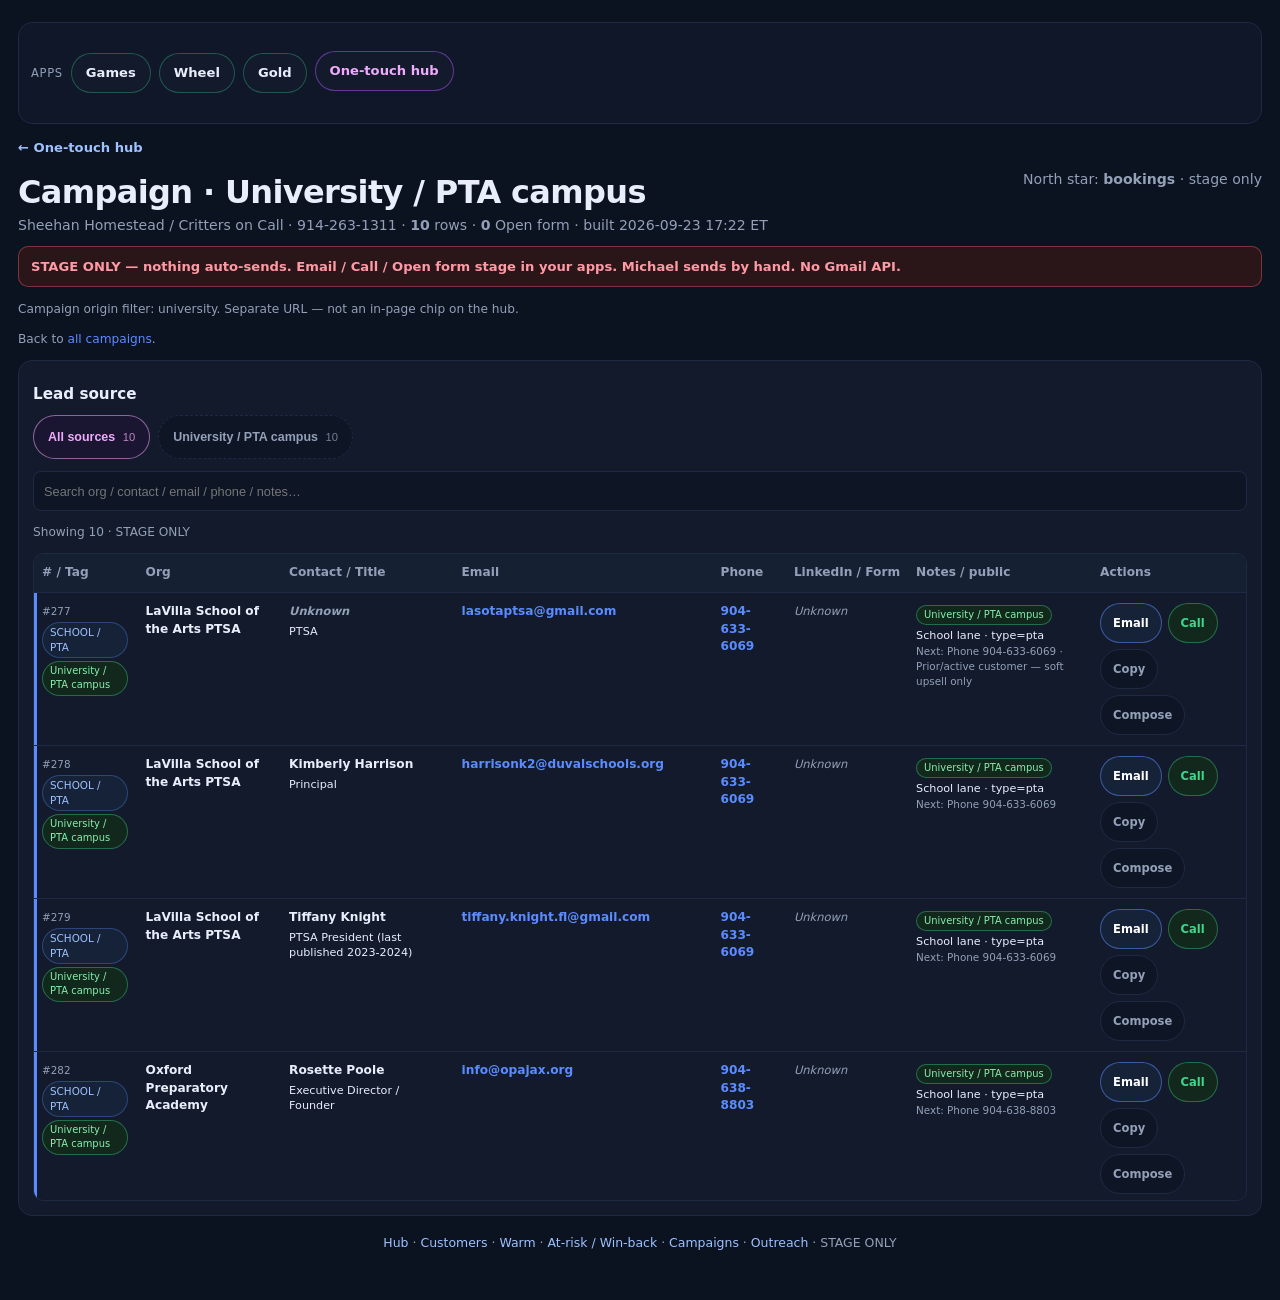
<file: one-touch-campaign-university.html>
<!DOCTYPE html>
<html lang="en">
<head>
<meta charset="utf-8"/>
<meta name="viewport" content="width=device-width,initial-scale=1"/>
<title>Campaign · University / PTA campus — Sheehan Homestead / Critters on Call</title>
<link rel="stylesheet" href="one-touch-shared.css"/>
</head>
<body>
<div class="wrap wide">
  <div class="apps" aria-label="Public apps">
    <span class="lbl">Apps</span>
    <a href="https://onchainoffgrid-hub.github.io/critters-play/" target="_blank" rel="noopener">Games</a><a href="https://onchainoffgrid-hub.github.io/critters-on-call/wheel.html" target="_blank" rel="noopener">Wheel</a><a href="https://onchainoffgrid-hub.github.io/critters-on-call/gold.html" target="_blank" rel="noopener">Gold</a>
    <a class="hub" href="one-touch.html">One-touch hub</a>
    
  </div>
  <p class="crumb"><a href="one-touch.html">← One-touch hub</a></p>
  <header>
    <div>
      <h1>Campaign · University / PTA campus</h1>
      <div class="sub">Sheehan Homestead / Critters on Call · 914-263-1311 · <b>10</b> rows · <b>0</b> Open form · built 2026-09-23 17:22 ET</div>
    </div>
    <div class="sub">North star: <b>bookings</b> · stage only</div>
  </header>
  <div class="banner">STAGE ONLY — nothing auto-sends. Email / Call / Open form stage in your apps. Michael sends by hand. No Gmail API.</div>
  <p class="note" style="margin:0 0 12px">Campaign origin filter: university. Separate URL — not an in-page chip on the hub.</p>
  <p class="note">Back to <a href="one-touch-campaigns.html">all campaigns</a>.</p>
  <div class="card">
    
    <h2 style="margin-top:8px">Lead source</h2><div class="lanes" id="source-filters" role="tablist" aria-label="Lead sources"><button type="button" class="on" data-filter="src_all">All sources <span class="n">10</span></button><button type="button" class="sec" data-filter="src_university">University / PTA campus <span class="n">10</span></button></div>
    <div class="toolbar">
      <input id="q" type="search" placeholder="Search org / contact / email / phone / notes…" autocomplete="off"/>
    </div>
    <p class="note" id="view-note">Showing 10 · prefer <b>Open form</b> when email missing · both when both exist</p>
    <div class="table-wrap">
      <table>
        <thead><tr>
          <th># / Tag</th><th>Org</th><th>Contact / Title</th><th>Email</th><th>Phone</th><th>LinkedIn / Form</th><th>Notes / public</th><th>Actions</th>
        </tr></thead>
        <tbody id="tbody">

<tr class="row flag-warm" data-views="warm schools" data-campaigns="schools university" data-qid="277" data-primary="mailto" data-email="lasotaptsa@gmail.com" data-subject="Quick fall date check — LaVilla School of the Arts PTSA" data-body="Hi,

Hope you&#x27;re doing well. Just a soft check-in from Sheehan Homestead / Critters on Call — we still have a few fall and holiday windows open for mobile petting zoos, goat yoga, and STEM / farm visits.

If LaVilla School of the Arts PTSA has a fall festival, trunk-or-treat, or resident/family day coming up, I&#x27;d love to help. Totally fine if timing&#x27;s off.

Cheers,
Michael Sheehan
Sheehan Homestead / Critters on Call
914-263-1311
sheehanhomestead.com" data-mailto="mailto:lasotaptsa@gmail.com?subject=Quick%20fall%20date%20check%20%E2%80%94%20LaVilla%20School%20of%20the%20Arts%20PTSA&amp;body=Hi%2C%0A%0AHope%20you%27re%20doing%20well.%20Just%20a%20soft%20check-in%20from%20Sheehan%20Homestead%20%2F%20Critters%20on%20Call%20%E2%80%94%20we%20still%20have%20a%20few%20fall%20and%20holiday%20windows%20open%20for%20mobile%20petting%20zoos%2C%20goat%20yoga%2C%20and%20STEM%20%2F%20farm%20visits.%0A%0AIf%20LaVilla%20School%20of%20the%20Arts%20PTSA%20has%20a%20fall%20festival%2C%20trunk-or-treat%2C%20or%20resident%2Ffamily%20day%20coming%20up%2C%20I%27d%20love%20to%20help.%20Totally%20fine%20if%20timing%27s%20off.%0A%0ACheers%2C%0AMichael%20Sheehan%0ASheehan%20Homestead%20%2F%20Critters%20on%20Call%0A914-263-1311%0Asheehanhomestead.com" data-tel="tel:+19046336069" data-form="" data-source-label="university" data-referrer="" data-search="lavilla school of the arts ptsa  ptsa lasotaptsa@gmail.com 904-633-6069  school lane · type=pta phone 904-633-6069 · prior/active customer — soft upsell only school / pta university university / pta campus  quick fall date check — lavilla school of the arts ptsa">
  <td><span class="qid">#277</span><div><span class="badge warm">SCHOOL / PTA</span></div><div><span class="src src-university">University / PTA campus</span></div></td>
  <td class="acct">LaVilla School of the Arts PTSA</td>
  <td><div class="tap"><span class="unk">Unknown</span></div><div class="detail">PTSA</div></td>
  <td><a class="tap" href="mailto:lasotaptsa@gmail.com">lasotaptsa@gmail.com</a></td>
  <td><a class="tap" href="tel:+19046336069">904-633-6069</a></td>
  <td><span class="unk">Unknown</span></td>
  <td><div><span class="src src-university">University / PTA campus</span></div><div class="detail">School lane · type=pta</div><div class="muted" style="font-size:.65rem">Next: Phone 904-633-6069 · Prior/active customer — soft upsell only</div></td>
  <td><div class="actions"><a class="btn" data-action="mailto" href="mailto:lasotaptsa@gmail.com?subject=Quick%20fall%20date%20check%20%E2%80%94%20LaVilla%20School%20of%20the%20Arts%20PTSA&amp;body=Hi%2C%0A%0AHope%20you%27re%20doing%20well.%20Just%20a%20soft%20check-in%20from%20Sheehan%20Homestead%20%2F%20Critters%20on%20Call%20%E2%80%94%20we%20still%20have%20a%20few%20fall%20and%20holiday%20windows%20open%20for%20mobile%20petting%20zoos%2C%20goat%20yoga%2C%20and%20STEM%20%2F%20farm%20visits.%0A%0AIf%20LaVilla%20School%20of%20the%20Arts%20PTSA%20has%20a%20fall%20festival%2C%20trunk-or-treat%2C%20or%20resident%2Ffamily%20day%20coming%20up%2C%20I%27d%20love%20to%20help.%20Totally%20fine%20if%20timing%27s%20off.%0A%0ACheers%2C%0AMichael%20Sheehan%0ASheehan%20Homestead%20%2F%20Critters%20on%20Call%0A914-263-1311%0Asheehanhomestead.com">Email</a> <a class="btn sec" data-action="tel" href="tel:+19046336069">Call</a> <button type="button" class="btn tick" data-action="copy-draft">Copy</button> <button type="button" class="btn tick" data-action="compose">Compose</button></div></td>
</tr>
<tr class="row flag-warm" data-views="warm schools" data-campaigns="schools university" data-qid="278" data-primary="mailto" data-email="harrisonk2@duvalschools.org" data-subject="Mobile petting zoo / farm visit — LaVilla School of the Arts PTSA" data-body="Hi Kimberly,

Michael Sheehan with Sheehan Homestead / Critters on Call. We bring mobile petting zoos and farm STEM visits to First Coast schools, Goddard/Ivybrook campuses, and PTAs.

Happy to hold a short classroom visit or festival set for LaVilla School of the Arts PTSA if useful — low-pressure, just reply with a date window if you&#x27;d like details.

Cheers,
Michael Sheehan
Sheehan Homestead / Critters on Call
914-263-1311
sheehanhomestead.com" data-mailto="mailto:harrisonk2@duvalschools.org?subject=Mobile%20petting%20zoo%20%2F%20farm%20visit%20%E2%80%94%20LaVilla%20School%20of%20the%20Arts%20PTSA&amp;body=Hi%20Kimberly%2C%0A%0AMichael%20Sheehan%20with%20Sheehan%20Homestead%20%2F%20Critters%20on%20Call.%20We%20bring%20mobile%20petting%20zoos%20and%20farm%20STEM%20visits%20to%20First%20Coast%20schools%2C%20Goddard%2FIvybrook%20campuses%2C%20and%20PTAs.%0A%0AHappy%20to%20hold%20a%20short%20classroom%20visit%20or%20festival%20set%20for%20LaVilla%20School%20of%20the%20Arts%20PTSA%20if%20useful%20%E2%80%94%20low-pressure%2C%20just%20reply%20with%20a%20date%20window%20if%20you%27d%20like%20details.%0A%0ACheers%2C%0AMichael%20Sheehan%0ASheehan%20Homestead%20%2F%20Critters%20on%20Call%0A914-263-1311%0Asheehanhomestead.com" data-tel="tel:+19046336069" data-form="" data-source-label="university" data-referrer="" data-search="lavilla school of the arts ptsa kimberly harrison principal harrisonk2@duvalschools.org 904-633-6069  school lane · type=pta phone 904-633-6069 school / pta university university / pta campus  mobile petting zoo / farm visit — lavilla school of the arts ptsa">
  <td><span class="qid">#278</span><div><span class="badge warm">SCHOOL / PTA</span></div><div><span class="src src-university">University / PTA campus</span></div></td>
  <td class="acct">LaVilla School of the Arts PTSA</td>
  <td><div class="tap">Kimberly Harrison</div><div class="detail">Principal</div></td>
  <td><a class="tap" href="mailto:harrisonk2@duvalschools.org">harrisonk2@duvalschools.org</a></td>
  <td><a class="tap" href="tel:+19046336069">904-633-6069</a></td>
  <td><span class="unk">Unknown</span></td>
  <td><div><span class="src src-university">University / PTA campus</span></div><div class="detail">School lane · type=pta</div><div class="muted" style="font-size:.65rem">Next: Phone 904-633-6069</div></td>
  <td><div class="actions"><a class="btn" data-action="mailto" href="mailto:harrisonk2@duvalschools.org?subject=Mobile%20petting%20zoo%20%2F%20farm%20visit%20%E2%80%94%20LaVilla%20School%20of%20the%20Arts%20PTSA&amp;body=Hi%20Kimberly%2C%0A%0AMichael%20Sheehan%20with%20Sheehan%20Homestead%20%2F%20Critters%20on%20Call.%20We%20bring%20mobile%20petting%20zoos%20and%20farm%20STEM%20visits%20to%20First%20Coast%20schools%2C%20Goddard%2FIvybrook%20campuses%2C%20and%20PTAs.%0A%0AHappy%20to%20hold%20a%20short%20classroom%20visit%20or%20festival%20set%20for%20LaVilla%20School%20of%20the%20Arts%20PTSA%20if%20useful%20%E2%80%94%20low-pressure%2C%20just%20reply%20with%20a%20date%20window%20if%20you%27d%20like%20details.%0A%0ACheers%2C%0AMichael%20Sheehan%0ASheehan%20Homestead%20%2F%20Critters%20on%20Call%0A914-263-1311%0Asheehanhomestead.com">Email</a> <a class="btn sec" data-action="tel" href="tel:+19046336069">Call</a> <button type="button" class="btn tick" data-action="copy-draft">Copy</button> <button type="button" class="btn tick" data-action="compose">Compose</button></div></td>
</tr>
<tr class="row flag-warm" data-views="warm schools" data-campaigns="schools university" data-qid="279" data-primary="mailto" data-email="tiffany.knight.fl@gmail.com" data-subject="Mobile petting zoo / farm visit — LaVilla School of the Arts PTSA" data-body="Hi Tiffany,

Michael Sheehan with Sheehan Homestead / Critters on Call. We bring mobile petting zoos and farm STEM visits to First Coast schools, Goddard/Ivybrook campuses, and PTAs.

Happy to hold a short classroom visit or festival set for LaVilla School of the Arts PTSA if useful — low-pressure, just reply with a date window if you&#x27;d like details.

Cheers,
Michael Sheehan
Sheehan Homestead / Critters on Call
914-263-1311
sheehanhomestead.com" data-mailto="mailto:tiffany.knight.fl@gmail.com?subject=Mobile%20petting%20zoo%20%2F%20farm%20visit%20%E2%80%94%20LaVilla%20School%20of%20the%20Arts%20PTSA&amp;body=Hi%20Tiffany%2C%0A%0AMichael%20Sheehan%20with%20Sheehan%20Homestead%20%2F%20Critters%20on%20Call.%20We%20bring%20mobile%20petting%20zoos%20and%20farm%20STEM%20visits%20to%20First%20Coast%20schools%2C%20Goddard%2FIvybrook%20campuses%2C%20and%20PTAs.%0A%0AHappy%20to%20hold%20a%20short%20classroom%20visit%20or%20festival%20set%20for%20LaVilla%20School%20of%20the%20Arts%20PTSA%20if%20useful%20%E2%80%94%20low-pressure%2C%20just%20reply%20with%20a%20date%20window%20if%20you%27d%20like%20details.%0A%0ACheers%2C%0AMichael%20Sheehan%0ASheehan%20Homestead%20%2F%20Critters%20on%20Call%0A914-263-1311%0Asheehanhomestead.com" data-tel="tel:+19046336069" data-form="" data-source-label="university" data-referrer="" data-search="lavilla school of the arts ptsa tiffany knight ptsa president (last published 2023-2024) tiffany.knight.fl@gmail.com 904-633-6069  school lane · type=pta phone 904-633-6069 school / pta university university / pta campus  mobile petting zoo / farm visit — lavilla school of the arts ptsa">
  <td><span class="qid">#279</span><div><span class="badge warm">SCHOOL / PTA</span></div><div><span class="src src-university">University / PTA campus</span></div></td>
  <td class="acct">LaVilla School of the Arts PTSA</td>
  <td><div class="tap">Tiffany Knight</div><div class="detail">PTSA President (last published 2023-2024)</div></td>
  <td><a class="tap" href="mailto:tiffany.knight.fl@gmail.com">tiffany.knight.fl@gmail.com</a></td>
  <td><a class="tap" href="tel:+19046336069">904-633-6069</a></td>
  <td><span class="unk">Unknown</span></td>
  <td><div><span class="src src-university">University / PTA campus</span></div><div class="detail">School lane · type=pta</div><div class="muted" style="font-size:.65rem">Next: Phone 904-633-6069</div></td>
  <td><div class="actions"><a class="btn" data-action="mailto" href="mailto:tiffany.knight.fl@gmail.com?subject=Mobile%20petting%20zoo%20%2F%20farm%20visit%20%E2%80%94%20LaVilla%20School%20of%20the%20Arts%20PTSA&amp;body=Hi%20Tiffany%2C%0A%0AMichael%20Sheehan%20with%20Sheehan%20Homestead%20%2F%20Critters%20on%20Call.%20We%20bring%20mobile%20petting%20zoos%20and%20farm%20STEM%20visits%20to%20First%20Coast%20schools%2C%20Goddard%2FIvybrook%20campuses%2C%20and%20PTAs.%0A%0AHappy%20to%20hold%20a%20short%20classroom%20visit%20or%20festival%20set%20for%20LaVilla%20School%20of%20the%20Arts%20PTSA%20if%20useful%20%E2%80%94%20low-pressure%2C%20just%20reply%20with%20a%20date%20window%20if%20you%27d%20like%20details.%0A%0ACheers%2C%0AMichael%20Sheehan%0ASheehan%20Homestead%20%2F%20Critters%20on%20Call%0A914-263-1311%0Asheehanhomestead.com">Email</a> <a class="btn sec" data-action="tel" href="tel:+19046336069">Call</a> <button type="button" class="btn tick" data-action="copy-draft">Copy</button> <button type="button" class="btn tick" data-action="compose">Compose</button></div></td>
</tr>
<tr class="row flag-warm" data-views="warm schools" data-campaigns="schools university" data-qid="282" data-primary="mailto" data-email="info@opajax.org" data-subject="Mobile petting zoo / farm visit — Oxford Preparatory Academy" data-body="Hi Rosette,

Michael Sheehan with Sheehan Homestead / Critters on Call. We bring mobile petting zoos and farm STEM visits to First Coast schools, Goddard/Ivybrook campuses, and PTAs.

Happy to hold a short classroom visit or festival set for Oxford Preparatory Academy if useful — low-pressure, just reply with a date window if you&#x27;d like details.

Cheers,
Michael Sheehan
Sheehan Homestead / Critters on Call
914-263-1311
sheehanhomestead.com" data-mailto="mailto:info@opajax.org?subject=Mobile%20petting%20zoo%20%2F%20farm%20visit%20%E2%80%94%20Oxford%20Preparatory%20Academy&amp;body=Hi%20Rosette%2C%0A%0AMichael%20Sheehan%20with%20Sheehan%20Homestead%20%2F%20Critters%20on%20Call.%20We%20bring%20mobile%20petting%20zoos%20and%20farm%20STEM%20visits%20to%20First%20Coast%20schools%2C%20Goddard%2FIvybrook%20campuses%2C%20and%20PTAs.%0A%0AHappy%20to%20hold%20a%20short%20classroom%20visit%20or%20festival%20set%20for%20Oxford%20Preparatory%20Academy%20if%20useful%20%E2%80%94%20low-pressure%2C%20just%20reply%20with%20a%20date%20window%20if%20you%27d%20like%20details.%0A%0ACheers%2C%0AMichael%20Sheehan%0ASheehan%20Homestead%20%2F%20Critters%20on%20Call%0A914-263-1311%0Asheehanhomestead.com" data-tel="tel:+19046388803" data-form="" data-source-label="university" data-referrer="" data-search="oxford preparatory academy rosette poole executive director / founder info@opajax.org 904-638-8803  school lane · type=pta phone 904-638-8803 school / pta university university / pta campus  mobile petting zoo / farm visit — oxford preparatory academy">
  <td><span class="qid">#282</span><div><span class="badge warm">SCHOOL / PTA</span></div><div><span class="src src-university">University / PTA campus</span></div></td>
  <td class="acct">Oxford Preparatory Academy</td>
  <td><div class="tap">Rosette Poole</div><div class="detail">Executive Director / Founder</div></td>
  <td><a class="tap" href="mailto:info@opajax.org">info@opajax.org</a></td>
  <td><a class="tap" href="tel:+19046388803">904-638-8803</a></td>
  <td><span class="unk">Unknown</span></td>
  <td><div><span class="src src-university">University / PTA campus</span></div><div class="detail">School lane · type=pta</div><div class="muted" style="font-size:.65rem">Next: Phone 904-638-8803</div></td>
  <td><div class="actions"><a class="btn" data-action="mailto" href="mailto:info@opajax.org?subject=Mobile%20petting%20zoo%20%2F%20farm%20visit%20%E2%80%94%20Oxford%20Preparatory%20Academy&amp;body=Hi%20Rosette%2C%0A%0AMichael%20Sheehan%20with%20Sheehan%20Homestead%20%2F%20Critters%20on%20Call.%20We%20bring%20mobile%20petting%20zoos%20and%20farm%20STEM%20visits%20to%20First%20Coast%20schools%2C%20Goddard%2FIvybrook%20campuses%2C%20and%20PTAs.%0A%0AHappy%20to%20hold%20a%20short%20classroom%20visit%20or%20festival%20set%20for%20Oxford%20Preparatory%20Academy%20if%20useful%20%E2%80%94%20low-pressure%2C%20just%20reply%20with%20a%20date%20window%20if%20you%27d%20like%20details.%0A%0ACheers%2C%0AMichael%20Sheehan%0ASheehan%20Homestead%20%2F%20Critters%20on%20Call%0A914-263-1311%0Asheehanhomestead.com">Email</a> <a class="btn sec" data-action="tel" href="tel:+19046388803">Call</a> <button type="button" class="btn tick" data-action="copy-draft">Copy</button> <button type="button" class="btn tick" data-action="compose">Compose</button></div></td>
</tr>
<tr class="row flag-warm" data-views="warm schools" data-campaigns="schools university" data-qid="302" data-primary="mailto" data-email="principal@annunciationcatholic.org" data-subject="Mobile petting zoo / farm visit — Annunciation Catholic School" data-body="Hi Stephen,

Michael Sheehan with Sheehan Homestead / Critters on Call. We bring mobile petting zoos and farm STEM visits to First Coast schools, Goddard/Ivybrook campuses, and PTAs.

Happy to hold a short classroom visit or festival set for Annunciation Catholic School if useful — low-pressure, just reply with a date window if you&#x27;d like details.

Cheers,
Michael Sheehan
Sheehan Homestead / Critters on Call
914-263-1311
sheehanhomestead.com" data-mailto="mailto:principal@annunciationcatholic.org?subject=Mobile%20petting%20zoo%20%2F%20farm%20visit%20%E2%80%94%20Annunciation%20Catholic%20School&amp;body=Hi%20Stephen%2C%0A%0AMichael%20Sheehan%20with%20Sheehan%20Homestead%20%2F%20Critters%20on%20Call.%20We%20bring%20mobile%20petting%20zoos%20and%20farm%20STEM%20visits%20to%20First%20Coast%20schools%2C%20Goddard%2FIvybrook%20campuses%2C%20and%20PTAs.%0A%0AHappy%20to%20hold%20a%20short%20classroom%20visit%20or%20festival%20set%20for%20Annunciation%20Catholic%20School%20if%20useful%20%E2%80%94%20low-pressure%2C%20just%20reply%20with%20a%20date%20window%20if%20you%27d%20like%20details.%0A%0ACheers%2C%0AMichael%20Sheehan%0ASheehan%20Homestead%20%2F%20Critters%20on%20Call%0A914-263-1311%0Asheehanhomestead.com" data-tel="tel:+19042820504" data-form="" data-source-label="university" data-referrer="" data-search="annunciation catholic school stephen eiswert principal principal@annunciationcatholic.org 904-282-0504  school lane · type=pta phone 904-282-0504 school / pta university university / pta campus  mobile petting zoo / farm visit — annunciation catholic school">
  <td><span class="qid">#302</span><div><span class="badge warm">SCHOOL / PTA</span></div><div><span class="src src-university">University / PTA campus</span></div></td>
  <td class="acct">Annunciation Catholic School</td>
  <td><div class="tap">Stephen Eiswert</div><div class="detail">Principal</div></td>
  <td><a class="tap" href="mailto:principal@annunciationcatholic.org">principal@annunciationcatholic.org</a></td>
  <td><a class="tap" href="tel:+19042820504">904-282-0504</a></td>
  <td><span class="unk">Unknown</span></td>
  <td><div><span class="src src-university">University / PTA campus</span></div><div class="detail">School lane · type=pta</div><div class="muted" style="font-size:.65rem">Next: Phone 904-282-0504</div></td>
  <td><div class="actions"><a class="btn" data-action="mailto" href="mailto:principal@annunciationcatholic.org?subject=Mobile%20petting%20zoo%20%2F%20farm%20visit%20%E2%80%94%20Annunciation%20Catholic%20School&amp;body=Hi%20Stephen%2C%0A%0AMichael%20Sheehan%20with%20Sheehan%20Homestead%20%2F%20Critters%20on%20Call.%20We%20bring%20mobile%20petting%20zoos%20and%20farm%20STEM%20visits%20to%20First%20Coast%20schools%2C%20Goddard%2FIvybrook%20campuses%2C%20and%20PTAs.%0A%0AHappy%20to%20hold%20a%20short%20classroom%20visit%20or%20festival%20set%20for%20Annunciation%20Catholic%20School%20if%20useful%20%E2%80%94%20low-pressure%2C%20just%20reply%20with%20a%20date%20window%20if%20you%27d%20like%20details.%0A%0ACheers%2C%0AMichael%20Sheehan%0ASheehan%20Homestead%20%2F%20Critters%20on%20Call%0A914-263-1311%0Asheehanhomestead.com">Email</a> <a class="btn sec" data-action="tel" href="tel:+19042820504">Call</a> <button type="button" class="btn tick" data-action="copy-draft">Copy</button> <button type="button" class="btn tick" data-action="compose">Compose</button></div></td>
</tr>
<tr class="row flag-warm" data-views="warm schools" data-campaigns="schools university" data-qid="303" data-primary="mailto" data-email="office@jcds.com" data-subject="Mobile petting zoo / farm visit — Jacksonville Country Day School" data-body="Hi Christopher,

Michael Sheehan with Sheehan Homestead / Critters on Call. We bring mobile petting zoos and farm STEM visits to First Coast schools, Goddard/Ivybrook campuses, and PTAs.

Happy to hold a short classroom visit or festival set for Jacksonville Country Day School if useful — low-pressure, just reply with a date window if you&#x27;d like details.

Cheers,
Michael Sheehan
Sheehan Homestead / Critters on Call
914-263-1311
sheehanhomestead.com" data-mailto="mailto:office@jcds.com?subject=Mobile%20petting%20zoo%20%2F%20farm%20visit%20%E2%80%94%20Jacksonville%20Country%20Day%20School&amp;body=Hi%20Christopher%2C%0A%0AMichael%20Sheehan%20with%20Sheehan%20Homestead%20%2F%20Critters%20on%20Call.%20We%20bring%20mobile%20petting%20zoos%20and%20farm%20STEM%20visits%20to%20First%20Coast%20schools%2C%20Goddard%2FIvybrook%20campuses%2C%20and%20PTAs.%0A%0AHappy%20to%20hold%20a%20short%20classroom%20visit%20or%20festival%20set%20for%20Jacksonville%20Country%20Day%20School%20if%20useful%20%E2%80%94%20low-pressure%2C%20just%20reply%20with%20a%20date%20window%20if%20you%27d%20like%20details.%0A%0ACheers%2C%0AMichael%20Sheehan%0ASheehan%20Homestead%20%2F%20Critters%20on%20Call%0A914-263-1311%0Asheehanhomestead.com" data-tel="tel:+19046416644" data-form="" data-source-label="university" data-referrer="" data-search="jacksonville country day school christopher johnson head of school office@jcds.com 904-641-6644  school lane · type=pta phone 904-641-6644 school / pta university university / pta campus  mobile petting zoo / farm visit — jacksonville country day school">
  <td><span class="qid">#303</span><div><span class="badge warm">SCHOOL / PTA</span></div><div><span class="src src-university">University / PTA campus</span></div></td>
  <td class="acct">Jacksonville Country Day School</td>
  <td><div class="tap">Christopher Johnson</div><div class="detail">Head of School</div></td>
  <td><a class="tap" href="mailto:office@jcds.com">office@jcds.com</a></td>
  <td><a class="tap" href="tel:+19046416644">904-641-6644</a></td>
  <td><span class="unk">Unknown</span></td>
  <td><div><span class="src src-university">University / PTA campus</span></div><div class="detail">School lane · type=pta</div><div class="muted" style="font-size:.65rem">Next: Phone 904-641-6644</div></td>
  <td><div class="actions"><a class="btn" data-action="mailto" href="mailto:office@jcds.com?subject=Mobile%20petting%20zoo%20%2F%20farm%20visit%20%E2%80%94%20Jacksonville%20Country%20Day%20School&amp;body=Hi%20Christopher%2C%0A%0AMichael%20Sheehan%20with%20Sheehan%20Homestead%20%2F%20Critters%20on%20Call.%20We%20bring%20mobile%20petting%20zoos%20and%20farm%20STEM%20visits%20to%20First%20Coast%20schools%2C%20Goddard%2FIvybrook%20campuses%2C%20and%20PTAs.%0A%0AHappy%20to%20hold%20a%20short%20classroom%20visit%20or%20festival%20set%20for%20Jacksonville%20Country%20Day%20School%20if%20useful%20%E2%80%94%20low-pressure%2C%20just%20reply%20with%20a%20date%20window%20if%20you%27d%20like%20details.%0A%0ACheers%2C%0AMichael%20Sheehan%0ASheehan%20Homestead%20%2F%20Critters%20on%20Call%0A914-263-1311%0Asheehanhomestead.com">Email</a> <a class="btn sec" data-action="tel" href="tel:+19046416644">Call</a> <button type="button" class="btn tick" data-action="copy-draft">Copy</button> <button type="button" class="btn tick" data-action="compose">Compose</button></div></td>
</tr>
<tr class="row flag-warm" data-views="warm schools" data-campaigns="schools university" data-qid="304" data-primary="mailto" data-email="ddossantos@pcapvb.org" data-subject="Mobile petting zoo / farm visit — Palmer Catholic Academy" data-body="Hi Daniela,

Michael Sheehan with Sheehan Homestead / Critters on Call. We bring mobile petting zoos and farm STEM visits to First Coast schools, Goddard/Ivybrook campuses, and PTAs.

Happy to hold a short classroom visit or festival set for Palmer Catholic Academy if useful — low-pressure, just reply with a date window if you&#x27;d like details.

Cheers,
Michael Sheehan
Sheehan Homestead / Critters on Call
914-263-1311
sheehanhomestead.com" data-mailto="mailto:ddossantos@pcapvb.org?subject=Mobile%20petting%20zoo%20%2F%20farm%20visit%20%E2%80%94%20Palmer%20Catholic%20Academy&amp;body=Hi%20Daniela%2C%0A%0AMichael%20Sheehan%20with%20Sheehan%20Homestead%20%2F%20Critters%20on%20Call.%20We%20bring%20mobile%20petting%20zoos%20and%20farm%20STEM%20visits%20to%20First%20Coast%20schools%2C%20Goddard%2FIvybrook%20campuses%2C%20and%20PTAs.%0A%0AHappy%20to%20hold%20a%20short%20classroom%20visit%20or%20festival%20set%20for%20Palmer%20Catholic%20Academy%20if%20useful%20%E2%80%94%20low-pressure%2C%20just%20reply%20with%20a%20date%20window%20if%20you%27d%20like%20details.%0A%0ACheers%2C%0AMichael%20Sheehan%0ASheehan%20Homestead%20%2F%20Critters%20on%20Call%0A914-263-1311%0Asheehanhomestead.com" data-tel="tel:+19045438515" data-form="" data-source-label="university" data-referrer="" data-search="palmer catholic academy daniela dossantos principal ddossantos@pcapvb.org 904-543-8515  school lane · type=pta phone 904-543-8515 school / pta university university / pta campus  mobile petting zoo / farm visit — palmer catholic academy">
  <td><span class="qid">#304</span><div><span class="badge warm">SCHOOL / PTA</span></div><div><span class="src src-university">University / PTA campus</span></div></td>
  <td class="acct">Palmer Catholic Academy</td>
  <td><div class="tap">Daniela DosSantos</div><div class="detail">Principal</div></td>
  <td><a class="tap" href="mailto:ddossantos@pcapvb.org">ddossantos@pcapvb.org</a></td>
  <td><a class="tap" href="tel:+19045438515">904-543-8515</a></td>
  <td><span class="unk">Unknown</span></td>
  <td><div><span class="src src-university">University / PTA campus</span></div><div class="detail">School lane · type=pta</div><div class="muted" style="font-size:.65rem">Next: Phone 904-543-8515</div></td>
  <td><div class="actions"><a class="btn" data-action="mailto" href="mailto:ddossantos@pcapvb.org?subject=Mobile%20petting%20zoo%20%2F%20farm%20visit%20%E2%80%94%20Palmer%20Catholic%20Academy&amp;body=Hi%20Daniela%2C%0A%0AMichael%20Sheehan%20with%20Sheehan%20Homestead%20%2F%20Critters%20on%20Call.%20We%20bring%20mobile%20petting%20zoos%20and%20farm%20STEM%20visits%20to%20First%20Coast%20schools%2C%20Goddard%2FIvybrook%20campuses%2C%20and%20PTAs.%0A%0AHappy%20to%20hold%20a%20short%20classroom%20visit%20or%20festival%20set%20for%20Palmer%20Catholic%20Academy%20if%20useful%20%E2%80%94%20low-pressure%2C%20just%20reply%20with%20a%20date%20window%20if%20you%27d%20like%20details.%0A%0ACheers%2C%0AMichael%20Sheehan%0ASheehan%20Homestead%20%2F%20Critters%20on%20Call%0A914-263-1311%0Asheehanhomestead.com">Email</a> <a class="btn sec" data-action="tel" href="tel:+19045438515">Call</a> <button type="button" class="btn tick" data-action="copy-draft">Copy</button> <button type="button" class="btn tick" data-action="compose">Compose</button></div></td>
</tr>
<tr class="row flag-warm" data-views="warm schools" data-campaigns="schools university" data-qid="305" data-primary="mailto" data-email="trhodes@sjdrschool.org" data-subject="Mobile petting zoo / farm visit — San Juan Del Rio Catholic School" data-body="Hi Tabatha,

Michael Sheehan with Sheehan Homestead / Critters on Call. We bring mobile petting zoos and farm STEM visits to First Coast schools, Goddard/Ivybrook campuses, and PTAs.

Happy to hold a short classroom visit or festival set for San Juan Del Rio Catholic School if useful — low-pressure, just reply with a date window if you&#x27;d like details.

Cheers,
Michael Sheehan
Sheehan Homestead / Critters on Call
914-263-1311
sheehanhomestead.com" data-mailto="mailto:trhodes@sjdrschool.org?subject=Mobile%20petting%20zoo%20%2F%20farm%20visit%20%E2%80%94%20San%20Juan%20Del%20Rio%20Catholic%20School&amp;body=Hi%20Tabatha%2C%0A%0AMichael%20Sheehan%20with%20Sheehan%20Homestead%20%2F%20Critters%20on%20Call.%20We%20bring%20mobile%20petting%20zoos%20and%20farm%20STEM%20visits%20to%20First%20Coast%20schools%2C%20Goddard%2FIvybrook%20campuses%2C%20and%20PTAs.%0A%0AHappy%20to%20hold%20a%20short%20classroom%20visit%20or%20festival%20set%20for%20San%20Juan%20Del%20Rio%20Catholic%20School%20if%20useful%20%E2%80%94%20low-pressure%2C%20just%20reply%20with%20a%20date%20window%20if%20you%27d%20like%20details.%0A%0ACheers%2C%0AMichael%20Sheehan%0ASheehan%20Homestead%20%2F%20Critters%20on%20Call%0A914-263-1311%0Asheehanhomestead.com" data-tel="tel:+19042878081" data-form="" data-source-label="university" data-referrer="" data-search="san juan del rio catholic school tabatha rhodes principal trhodes@sjdrschool.org 904-287-8081  school lane · type=pta phone 904-287-8081 school / pta university university / pta campus  mobile petting zoo / farm visit — san juan del rio catholic school">
  <td><span class="qid">#305</span><div><span class="badge warm">SCHOOL / PTA</span></div><div><span class="src src-university">University / PTA campus</span></div></td>
  <td class="acct">San Juan Del Rio Catholic School</td>
  <td><div class="tap">Tabatha Rhodes</div><div class="detail">Principal</div></td>
  <td><a class="tap" href="mailto:trhodes@sjdrschool.org">trhodes@sjdrschool.org</a></td>
  <td><a class="tap" href="tel:+19042878081">904-287-8081</a></td>
  <td><span class="unk">Unknown</span></td>
  <td><div><span class="src src-university">University / PTA campus</span></div><div class="detail">School lane · type=pta</div><div class="muted" style="font-size:.65rem">Next: Phone 904-287-8081</div></td>
  <td><div class="actions"><a class="btn" data-action="mailto" href="mailto:trhodes@sjdrschool.org?subject=Mobile%20petting%20zoo%20%2F%20farm%20visit%20%E2%80%94%20San%20Juan%20Del%20Rio%20Catholic%20School&amp;body=Hi%20Tabatha%2C%0A%0AMichael%20Sheehan%20with%20Sheehan%20Homestead%20%2F%20Critters%20on%20Call.%20We%20bring%20mobile%20petting%20zoos%20and%20farm%20STEM%20visits%20to%20First%20Coast%20schools%2C%20Goddard%2FIvybrook%20campuses%2C%20and%20PTAs.%0A%0AHappy%20to%20hold%20a%20short%20classroom%20visit%20or%20festival%20set%20for%20San%20Juan%20Del%20Rio%20Catholic%20School%20if%20useful%20%E2%80%94%20low-pressure%2C%20just%20reply%20with%20a%20date%20window%20if%20you%27d%20like%20details.%0A%0ACheers%2C%0AMichael%20Sheehan%0ASheehan%20Homestead%20%2F%20Critters%20on%20Call%0A914-263-1311%0Asheehanhomestead.com">Email</a> <a class="btn sec" data-action="tel" href="tel:+19042878081">Call</a> <button type="button" class="btn tick" data-action="copy-draft">Copy</button> <button type="button" class="btn tick" data-action="compose">Compose</button></div></td>
</tr>
<tr class="row flag-warm" data-views="warm schools" data-campaigns="schools university" data-qid="306" data-primary="mailto" data-email="rtrevett@sjcds.net" data-subject="Mobile petting zoo / farm visit — St. Johns Country Day School" data-body="Hi Ryan,

Michael Sheehan with Sheehan Homestead / Critters on Call. We bring mobile petting zoos and farm STEM visits to First Coast schools, Goddard/Ivybrook campuses, and PTAs.

Happy to hold a short classroom visit or festival set for St. Johns Country Day School if useful — low-pressure, just reply with a date window if you&#x27;d like details.

Cheers,
Michael Sheehan
Sheehan Homestead / Critters on Call
914-263-1311
sheehanhomestead.com" data-mailto="mailto:rtrevett@sjcds.net?subject=Mobile%20petting%20zoo%20%2F%20farm%20visit%20%E2%80%94%20St.%20Johns%20Country%20Day%20School&amp;body=Hi%20Ryan%2C%0A%0AMichael%20Sheehan%20with%20Sheehan%20Homestead%20%2F%20Critters%20on%20Call.%20We%20bring%20mobile%20petting%20zoos%20and%20farm%20STEM%20visits%20to%20First%20Coast%20schools%2C%20Goddard%2FIvybrook%20campuses%2C%20and%20PTAs.%0A%0AHappy%20to%20hold%20a%20short%20classroom%20visit%20or%20festival%20set%20for%20St.%20Johns%20Country%20Day%20School%20if%20useful%20%E2%80%94%20low-pressure%2C%20just%20reply%20with%20a%20date%20window%20if%20you%27d%20like%20details.%0A%0ACheers%2C%0AMichael%20Sheehan%0ASheehan%20Homestead%20%2F%20Critters%20on%20Call%0A914-263-1311%0Asheehanhomestead.com" data-tel="tel:+19042649572" data-form="" data-source-label="university" data-referrer="" data-search="st. johns country day school ryan trevett assistant head of lower school / ece / campus rentals rtrevett@sjcds.net 904-264-9572  school lane · type=pta phone 904-264-9572 school / pta university university / pta campus  mobile petting zoo / farm visit — st. johns country day school">
  <td><span class="qid">#306</span><div><span class="badge warm">SCHOOL / PTA</span></div><div><span class="src src-university">University / PTA campus</span></div></td>
  <td class="acct">St. Johns Country Day School</td>
  <td><div class="tap">Ryan Trevett</div><div class="detail">Assistant Head of Lower School / ECE / Campus Rentals</div></td>
  <td><a class="tap" href="mailto:rtrevett@sjcds.net">rtrevett@sjcds.net</a></td>
  <td><a class="tap" href="tel:+19042649572">904-264-9572</a></td>
  <td><span class="unk">Unknown</span></td>
  <td><div><span class="src src-university">University / PTA campus</span></div><div class="detail">School lane · type=pta</div><div class="muted" style="font-size:.65rem">Next: Phone 904-264-9572</div></td>
  <td><div class="actions"><a class="btn" data-action="mailto" href="mailto:rtrevett@sjcds.net?subject=Mobile%20petting%20zoo%20%2F%20farm%20visit%20%E2%80%94%20St.%20Johns%20Country%20Day%20School&amp;body=Hi%20Ryan%2C%0A%0AMichael%20Sheehan%20with%20Sheehan%20Homestead%20%2F%20Critters%20on%20Call.%20We%20bring%20mobile%20petting%20zoos%20and%20farm%20STEM%20visits%20to%20First%20Coast%20schools%2C%20Goddard%2FIvybrook%20campuses%2C%20and%20PTAs.%0A%0AHappy%20to%20hold%20a%20short%20classroom%20visit%20or%20festival%20set%20for%20St.%20Johns%20Country%20Day%20School%20if%20useful%20%E2%80%94%20low-pressure%2C%20just%20reply%20with%20a%20date%20window%20if%20you%27d%20like%20details.%0A%0ACheers%2C%0AMichael%20Sheehan%0ASheehan%20Homestead%20%2F%20Critters%20on%20Call%0A914-263-1311%0Asheehanhomestead.com">Email</a> <a class="btn sec" data-action="tel" href="tel:+19042649572">Call</a> <button type="button" class="btn tick" data-action="copy-draft">Copy</button> <button type="button" class="btn tick" data-action="compose">Compose</button></div></td>
</tr>
<tr class="row flag-warm" data-views="warm schools" data-campaigns="schools university" data-qid="307" data-primary="mailto" data-email="wsummer@smacad.org" data-subject="Mobile petting zoo / farm visit — St. Michael Academy" data-body="Hi William,

Michael Sheehan with Sheehan Homestead / Critters on Call. We bring mobile petting zoos and farm STEM visits to First Coast schools, Goddard/Ivybrook campuses, and PTAs.

Happy to hold a short classroom visit or festival set for St. Michael Academy if useful — low-pressure, just reply with a date window if you&#x27;d like details.

Cheers,
Michael Sheehan
Sheehan Homestead / Critters on Call
914-263-1311
sheehanhomestead.com" data-mailto="mailto:wsummer@smacad.org?subject=Mobile%20petting%20zoo%20%2F%20farm%20visit%20%E2%80%94%20St.%20Michael%20Academy&amp;body=Hi%20William%2C%0A%0AMichael%20Sheehan%20with%20Sheehan%20Homestead%20%2F%20Critters%20on%20Call.%20We%20bring%20mobile%20petting%20zoos%20and%20farm%20STEM%20visits%20to%20First%20Coast%20schools%2C%20Goddard%2FIvybrook%20campuses%2C%20and%20PTAs.%0A%0AHappy%20to%20hold%20a%20short%20classroom%20visit%20or%20festival%20set%20for%20St.%20Michael%20Academy%20if%20useful%20%E2%80%94%20low-pressure%2C%20just%20reply%20with%20a%20date%20window%20if%20you%27d%20like%20details.%0A%0ACheers%2C%0AMichael%20Sheehan%0ASheehan%20Homestead%20%2F%20Critters%20on%20Call%0A914-263-1311%0Asheehanhomestead.com" data-tel="tel:+19043212102" data-form="" data-source-label="university" data-referrer="" data-search="st. michael academy william summer principal wsummer@smacad.org 904-321-2102  school lane · type=pta phone 904-321-2102 school / pta university university / pta campus  mobile petting zoo / farm visit — st. michael academy">
  <td><span class="qid">#307</span><div><span class="badge warm">SCHOOL / PTA</span></div><div><span class="src src-university">University / PTA campus</span></div></td>
  <td class="acct">St. Michael Academy</td>
  <td><div class="tap">William Summer</div><div class="detail">Principal</div></td>
  <td><a class="tap" href="mailto:wsummer@smacad.org">wsummer@smacad.org</a></td>
  <td><a class="tap" href="tel:+19043212102">904-321-2102</a></td>
  <td><span class="unk">Unknown</span></td>
  <td><div><span class="src src-university">University / PTA campus</span></div><div class="detail">School lane · type=pta</div><div class="muted" style="font-size:.65rem">Next: Phone 904-321-2102</div></td>
  <td><div class="actions"><a class="btn" data-action="mailto" href="mailto:wsummer@smacad.org?subject=Mobile%20petting%20zoo%20%2F%20farm%20visit%20%E2%80%94%20St.%20Michael%20Academy&amp;body=Hi%20William%2C%0A%0AMichael%20Sheehan%20with%20Sheehan%20Homestead%20%2F%20Critters%20on%20Call.%20We%20bring%20mobile%20petting%20zoos%20and%20farm%20STEM%20visits%20to%20First%20Coast%20schools%2C%20Goddard%2FIvybrook%20campuses%2C%20and%20PTAs.%0A%0AHappy%20to%20hold%20a%20short%20classroom%20visit%20or%20festival%20set%20for%20St.%20Michael%20Academy%20if%20useful%20%E2%80%94%20low-pressure%2C%20just%20reply%20with%20a%20date%20window%20if%20you%27d%20like%20details.%0A%0ACheers%2C%0AMichael%20Sheehan%0ASheehan%20Homestead%20%2F%20Critters%20on%20Call%0A914-263-1311%0Asheehanhomestead.com">Email</a> <a class="btn sec" data-action="tel" href="tel:+19043212102">Call</a> <button type="button" class="btn tick" data-action="copy-draft">Copy</button> <button type="button" class="btn tick" data-action="compose">Compose</button></div></td>
</tr>
        </tbody>
      </table>
    </div>
  </div>
  <footer>
    <a href="one-touch.html">Hub</a> ·
    <a href="one-touch-customers.html">Customers</a> ·
    <a href="one-touch-warm.html">Warm</a> ·
    <a href="one-touch-winback.html">At-risk / Win-back</a> ·
    <a href="one-touch-campaigns.html">Campaigns</a> ·
    <a href="one-touch-outreach.html">Outreach</a> ·
    STAGE ONLY
  </footer>
</div>

<div class="modal-bg" id="compose-modal">
  <div class="modal" role="dialog" aria-modal="true" aria-labelledby="compose-title">
    <h3 id="compose-title">Compose (stage only)</h3>
    <p class="note" id="compose-warn">Opens your mail app — nothing sends from this page.</p>
    <label class="note">To</label>
    <input id="compose-to" readonly/>
    <label class="note">Subject</label>
    <input id="compose-subj"/>
    <label class="note">Body</label>
    <pre id="compose-body" contenteditable="true"></pre>
    <div class="row-flex">
      <a class="btn" id="compose-mailto" href="#">Open mail app</a>
      <button type="button" class="btn sec" id="compose-copy">Copy draft</button>
      <button type="button" class="btn tick" id="compose-close">Close</button>
    </div>
  </div>
</div>
<div id="toast">Copied</div>

<script src="one-touch-board.js"></script>
</body>
</html>
</file>
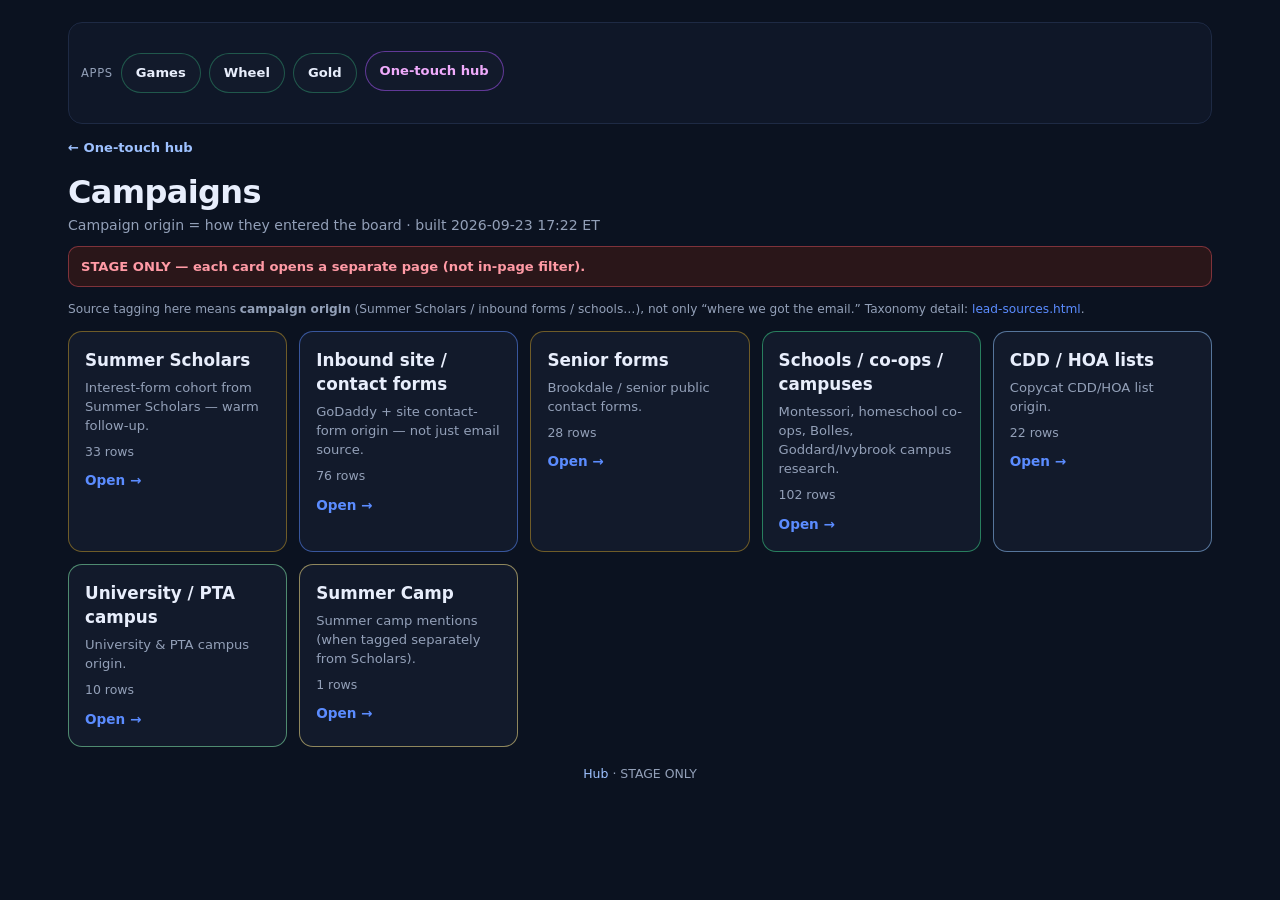
<file: one-touch-campaigns.html>
<!DOCTYPE html>
<html lang="en">
<head>
<meta charset="utf-8"/>
<meta name="viewport" content="width=device-width,initial-scale=1"/>
<title>Campaigns — ONE-TOUCH — Sheehan Homestead</title>
<link rel="stylesheet" href="one-touch-shared.css"/>
</head>
<body>
<div class="wrap">
  <div class="apps" aria-label="Public apps">
    <span class="lbl">Apps</span>
    <a href="https://onchainoffgrid-hub.github.io/critters-play/" target="_blank" rel="noopener">Games</a><a href="https://onchainoffgrid-hub.github.io/critters-on-call/wheel.html" target="_blank" rel="noopener">Wheel</a><a href="https://onchainoffgrid-hub.github.io/critters-on-call/gold.html" target="_blank" rel="noopener">Gold</a>
    <a class="hub" href="one-touch.html">One-touch hub</a>
    
  </div>
  <p class="crumb"><a href="one-touch.html">← One-touch hub</a></p>
  <header>
    <div>
      <h1>Campaigns</h1>
      <div class="sub">Campaign origin = how they entered the board · built 2026-09-23 17:22 ET</div>
    </div>
  </header>
  <div class="banner">STAGE ONLY — each card opens a <b>separate page</b> (not in-page filter).</div>
  <p class="note">Source tagging here means <b>campaign origin</b> (Summer Scholars / inbound forms / schools…), not only “where we got the email.” Taxonomy detail: <a href="exec/lead-sources.html">lead-sources.html</a>.</p>
  <div class="doors">
    <a class="door" href="one-touch-campaign-summer-scholars.html" style="border-color:#fbbf2466"><h3>Summer Scholars</h3><p>Interest-form cohort from Summer Scholars — warm follow-up.</p><div class="n" style="margin-top:8px;color:var(--muted);font-size:.78rem">33 rows</div><span class="open">Open →</span></a><a class="door" href="one-touch-campaign-inbound-forms.html" style="border-color:#5b8cff88"><h3>Inbound site / contact forms</h3><p>GoDaddy + site contact-form origin — not just email source.</p><div class="n" style="margin-top:8px;color:var(--muted);font-size:.78rem">76 rows</div><span class="open">Open →</span></a><a class="door" href="one-touch-campaign-senior-forms.html" style="border-color:#fbbf2466"><h3>Senior forms</h3><p>Brookdale / senior public contact forms.</p><div class="n" style="margin-top:8px;color:var(--muted);font-size:.78rem">28 rows</div><span class="open">Open →</span></a><a class="door" href="one-touch-campaign-schools.html" style="border-color:#3dd68c88"><h3>Schools / co-ops / campuses</h3><p>Montessori, homeschool co-ops, Bolles, Goddard/Ivybrook campus research.</p><div class="n" style="margin-top:8px;color:var(--muted);font-size:.78rem">102 rows</div><span class="open">Open →</span></a><a class="door" href="one-touch-campaign-cdd-hoa.html" style="border-color:#93c5fd88"><h3>CDD / HOA lists</h3><p>Copycat CDD/HOA list origin.</p><div class="n" style="margin-top:8px;color:var(--muted);font-size:.78rem">22 rows</div><span class="open">Open →</span></a><a class="door" href="one-touch-campaign-university.html" style="border-color:#86efac88"><h3>University / PTA campus</h3><p>University &amp; PTA campus origin.</p><div class="n" style="margin-top:8px;color:var(--muted);font-size:.78rem">10 rows</div><span class="open">Open →</span></a><a class="door" href="one-touch-campaign-summer-camp.html" style="border-color:#fde68a88"><h3>Summer Camp</h3><p>Summer camp mentions (when tagged separately from Scholars).</p><div class="n" style="margin-top:8px;color:var(--muted);font-size:.78rem">1 rows</div><span class="open">Open →</span></a>
  </div>
  <footer><a href="one-touch.html">Hub</a> · STAGE ONLY</footer>
</div>
</body>
</html>
</file>
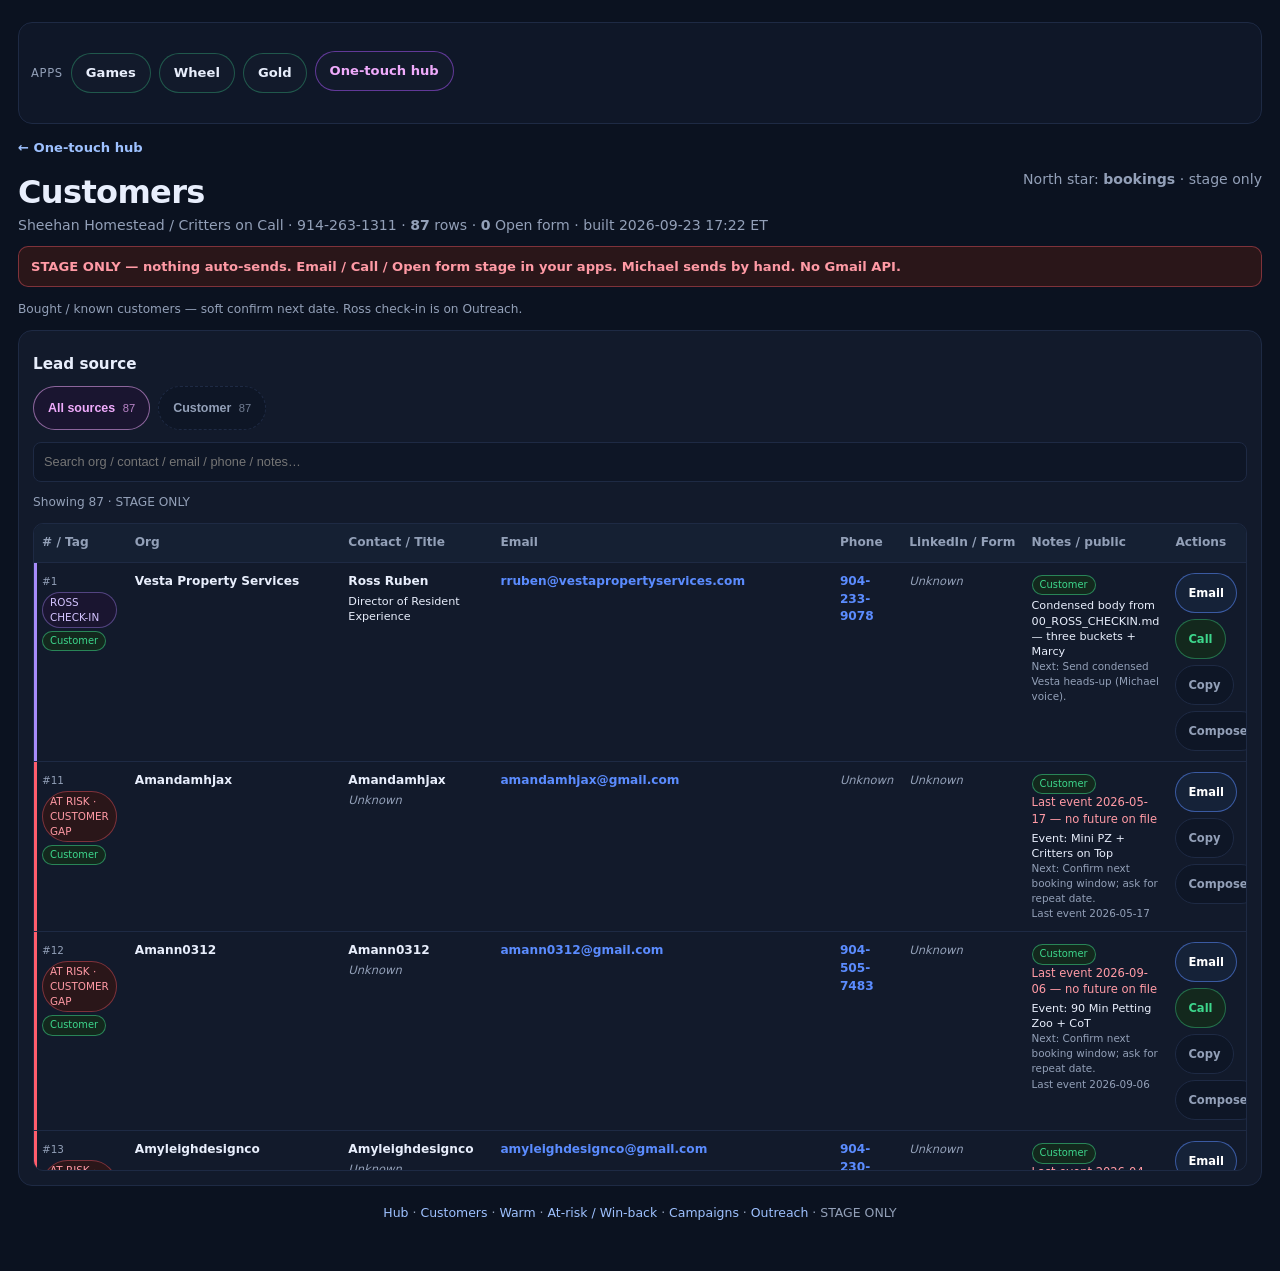
<file: one-touch-customers.html>
<!DOCTYPE html>
<html lang="en">
<head>
<meta charset="utf-8"/>
<meta name="viewport" content="width=device-width,initial-scale=1"/>
<title>Customers — Sheehan Homestead / Critters on Call</title>
<link rel="stylesheet" href="one-touch-shared.css"/>
</head>
<body>
<div class="wrap wide">
  <div class="apps" aria-label="Public apps">
    <span class="lbl">Apps</span>
    <a href="https://onchainoffgrid-hub.github.io/critters-play/" target="_blank" rel="noopener">Games</a><a href="https://onchainoffgrid-hub.github.io/critters-on-call/wheel.html" target="_blank" rel="noopener">Wheel</a><a href="https://onchainoffgrid-hub.github.io/critters-on-call/gold.html" target="_blank" rel="noopener">Gold</a>
    <a class="hub" href="one-touch.html">One-touch hub</a>
    
  </div>
  <p class="crumb"><a href="one-touch.html">← One-touch hub</a></p>
  <header>
    <div>
      <h1>Customers</h1>
      <div class="sub">Sheehan Homestead / Critters on Call · 914-263-1311 · <b>87</b> rows · <b>0</b> Open form · built 2026-09-23 17:22 ET</div>
    </div>
    <div class="sub">North star: <b>bookings</b> · stage only</div>
  </header>
  <div class="banner">STAGE ONLY — nothing auto-sends. Email / Call / Open form stage in your apps. Michael sends by hand. No Gmail API.</div>
  <p class="note" style="margin:0 0 12px">Bought / known customers — soft confirm next date. Ross check-in is on Outreach.</p>
  
  <div class="card">
    
    <h2 style="margin-top:8px">Lead source</h2><div class="lanes" id="source-filters" role="tablist" aria-label="Lead sources"><button type="button" class="on" data-filter="src_all">All sources <span class="n">87</span></button><button type="button" class="sec" data-filter="src_customer">Customer <span class="n">87</span></button></div>
    <div class="toolbar">
      <input id="q" type="search" placeholder="Search org / contact / email / phone / notes…" autocomplete="off"/>
    </div>
    <p class="note" id="view-note">Showing 87 · prefer <b>Open form</b> when email missing · both when both exist</p>
    <div class="table-wrap">
      <table>
        <thead><tr>
          <th># / Tag</th><th>Org</th><th>Contact / Title</th><th>Email</th><th>Phone</th><th>LinkedIn / Form</th><th>Notes / public</th><th>Actions</th>
        </tr></thead>
        <tbody id="tbody">

<tr class="row flag-ross" data-views="customers ross" data-campaigns="" data-qid="1" data-primary="mailto" data-email="rruben@vestapropertyservices.com" data-subject="Quick Vesta heads-up" data-body="Hi Ross,

You asked for a quick update. Went through the calendar — heads up only.

WORKING WITH NOW
• Julie / Sampson — Oct 11 + Nov 7 (goats &amp; mimosas — she&#x27;s been great)
• Kate / Durbin — Sep 27 + another; talking STEM summer camp next year
• Kaylie / Oliver / Tamaya — Oct 17 (second time)

WORKED WITH BEFORE — NOT IN TOUCH
• Elizabeth / Yellow Bluff — first Vesta to book us; gone quiet
• Kathlene / Denise / Palencia — Hila had us before; nothing now
• Georgia / Johns Creek — bought before; nothing current
• Kimberly / RiverTown — March yes; no fall date

HAVEN&#x27;T GOTTEN THROUGH YET
• Jennifer / Fleming Island — spoken with; no book yet

AHEAD OF THE CURVE
• Marcy / eTown — talking bigger animals for Country Christmas / nativity. Nothing booked yet.

Any other numbers worth me hitting? Appreciate you — you&#x27;re the man.

Michael
914-263-1311" data-mailto="mailto:rruben@vestapropertyservices.com?subject=Quick%20Vesta%20heads-up&amp;body=Hi%20Ross%2C%0A%0AYou%20asked%20for%20a%20quick%20update.%20Went%20through%20the%20calendar%20%E2%80%94%20heads%20up%20only.%0A%0AWORKING%20WITH%20NOW%0A%E2%80%A2%20Julie%20%2F%20Sampson%20%E2%80%94%20Oct%2011%20%2B%20Nov%207%20%28goats%20%26%20mimosas%20%E2%80%94%20she%27s%20been%20great%29%0A%E2%80%A2%20Kate%20%2F%20Durbin%20%E2%80%94%20Sep%2027%20%2B%20another%3B%20talking%20STEM%20summer%20camp%20next%20year%0A%E2%80%A2%20Kaylie%20%2F%20Oliver%20%2F%20Tamaya%20%E2%80%94%20Oct%2017%20%28second%20time%29%0A%0AWORKED%20WITH%20BEFORE%20%E2%80%94%20NOT%20IN%20TOUCH%0A%E2%80%A2%20Elizabeth%20%2F%20Yellow%20Bluff%20%E2%80%94%20first%20Vesta%20to%20book%20us%3B%20gone%20quiet%0A%E2%80%A2%20Kathlene%20%2F%20Denise%20%2F%20Palencia%20%E2%80%94%20Hila%20had%20us%20before%3B%20nothing%20now%0A%E2%80%A2%20Georgia%20%2F%20Johns%20Creek%20%E2%80%94%20bought%20before%3B%20nothing%20current%0A%E2%80%A2%20Kimberly%20%2F%20RiverTown%20%E2%80%94%20March%20yes%3B%20no%20fall%20date%0A%0AHAVEN%27T%20GOTTEN%20THROUGH%20YET%0A%E2%80%A2%20Jennifer%20%2F%20Fleming%20Island%20%E2%80%94%20spoken%20with%3B%20no%20book%20yet%0A%0AAHEAD%20OF%20THE%20CURVE%0A%E2%80%A2%20Marcy%20%2F%20eTown%20%E2%80%94%20talking%20bigger%20animals%20for%20Country%20Christmas%20%2F%20nativity.%20Nothing%20booked%20yet.%0A%0AAny%20other%20numbers%20worth%20me%20hitting%3F%20Appreciate%20you%20%E2%80%94%20you%27re%20the%20man.%0A%0AMichael%0A914-263-1311" data-tel="tel:+19042339078" data-form="" data-source-label="customer" data-referrer="" data-search="vesta property services ross ruben director of resident experience rruben@vestapropertyservices.com 904-233-9078  condensed body from 00_ross_checkin.md — three buckets + marcy send condensed vesta heads-up (michael voice). ross check-in customer customer  quick vesta heads-up">
  <td><span class="qid">#1</span><div><span class="badge ross">ROSS CHECK-IN</span></div><div><span class="src src-customer">Customer</span></div></td>
  <td class="acct">Vesta Property Services</td>
  <td><div class="tap">Ross Ruben</div><div class="detail">Director of Resident Experience</div></td>
  <td><a class="tap" href="mailto:rruben@vestapropertyservices.com">rruben@vestapropertyservices.com</a></td>
  <td><a class="tap" href="tel:+19042339078">904-233-9078</a></td>
  <td><span class="unk">Unknown</span></td>
  <td><div><span class="src src-customer">Customer</span></div><div class="detail">Condensed body from 00_ROSS_CHECKIN.md — three buckets + Marcy</div><div class="muted" style="font-size:.65rem">Next: Send condensed Vesta heads-up (Michael voice).</div></td>
  <td><div class="actions"><a class="btn" data-action="mailto" href="mailto:rruben@vestapropertyservices.com?subject=Quick%20Vesta%20heads-up&amp;body=Hi%20Ross%2C%0A%0AYou%20asked%20for%20a%20quick%20update.%20Went%20through%20the%20calendar%20%E2%80%94%20heads%20up%20only.%0A%0AWORKING%20WITH%20NOW%0A%E2%80%A2%20Julie%20%2F%20Sampson%20%E2%80%94%20Oct%2011%20%2B%20Nov%207%20%28goats%20%26%20mimosas%20%E2%80%94%20she%27s%20been%20great%29%0A%E2%80%A2%20Kate%20%2F%20Durbin%20%E2%80%94%20Sep%2027%20%2B%20another%3B%20talking%20STEM%20summer%20camp%20next%20year%0A%E2%80%A2%20Kaylie%20%2F%20Oliver%20%2F%20Tamaya%20%E2%80%94%20Oct%2017%20%28second%20time%29%0A%0AWORKED%20WITH%20BEFORE%20%E2%80%94%20NOT%20IN%20TOUCH%0A%E2%80%A2%20Elizabeth%20%2F%20Yellow%20Bluff%20%E2%80%94%20first%20Vesta%20to%20book%20us%3B%20gone%20quiet%0A%E2%80%A2%20Kathlene%20%2F%20Denise%20%2F%20Palencia%20%E2%80%94%20Hila%20had%20us%20before%3B%20nothing%20now%0A%E2%80%A2%20Georgia%20%2F%20Johns%20Creek%20%E2%80%94%20bought%20before%3B%20nothing%20current%0A%E2%80%A2%20Kimberly%20%2F%20RiverTown%20%E2%80%94%20March%20yes%3B%20no%20fall%20date%0A%0AHAVEN%27T%20GOTTEN%20THROUGH%20YET%0A%E2%80%A2%20Jennifer%20%2F%20Fleming%20Island%20%E2%80%94%20spoken%20with%3B%20no%20book%20yet%0A%0AAHEAD%20OF%20THE%20CURVE%0A%E2%80%A2%20Marcy%20%2F%20eTown%20%E2%80%94%20talking%20bigger%20animals%20for%20Country%20Christmas%20%2F%20nativity.%20Nothing%20booked%20yet.%0A%0AAny%20other%20numbers%20worth%20me%20hitting%3F%20Appreciate%20you%20%E2%80%94%20you%27re%20the%20man.%0A%0AMichael%0A914-263-1311">Email</a> <a class="btn sec" data-action="tel" href="tel:+19042339078">Call</a> <button type="button" class="btn tick" data-action="copy-draft">Copy</button> <button type="button" class="btn tick" data-action="compose">Compose</button></div></td>
</tr>
<tr class="row flag-risk" data-views="customers at_risk" data-campaigns="" data-qid="11" data-primary="mailto" data-email="amandamhjax@gmail.com" data-subject="Quick check-in" data-body="Hi Amandamhjax,

Soft check-in from Sheehan Homestead / Critters on Call. Wanted to make sure you still have us on the radar for a next date — happy to send a couple open windows if helpful.

Michael
914-263-1311" data-mailto="mailto:amandamhjax@gmail.com?subject=Quick%20check-in&amp;body=Hi%20Amandamhjax%2C%0A%0ASoft%20check-in%20from%20Sheehan%20Homestead%20%2F%20Critters%20on%20Call.%20Wanted%20to%20make%20sure%20you%20still%20have%20us%20on%20the%20radar%20for%20a%20next%20date%20%E2%80%94%20happy%20to%20send%20a%20couple%20open%20windows%20if%20helpful.%0A%0AMichael%0A914-263-1311" data-tel="" data-form="" data-source-label="customer" data-referrer="" data-search="amandamhjax amandamhjax  amandamhjax@gmail.com   event: mini pz + critters on top confirm next booking window; ask for repeat date. at risk · customer gap customer customer  quick check-in">
  <td><span class="qid">#11</span><div><span class="badge risk">AT RISK · CUSTOMER GAP</span></div><div><span class="src src-customer">Customer</span></div></td>
  <td class="acct">Amandamhjax</td>
  <td><div class="tap">Amandamhjax</div><div class="detail"><span class="unk">Unknown</span></div></td>
  <td><a class="tap" href="mailto:amandamhjax@gmail.com">amandamhjax@gmail.com</a></td>
  <td><span class="unk">Unknown</span></td>
  <td><span class="unk">Unknown</span></td>
  <td><div><span class="src src-customer">Customer</span></div><div class="risknote">Last event 2026-05-17 — no future on file</div><div class="detail">Event: Mini PZ + Critters on Top</div><div class="muted" style="font-size:.65rem">Next: Confirm next booking window; ask for repeat date.</div><div class="muted" style="font-size:.65rem">Last event 2026-05-17</div></td>
  <td><div class="actions"><a class="btn" data-action="mailto" href="mailto:amandamhjax@gmail.com?subject=Quick%20check-in&amp;body=Hi%20Amandamhjax%2C%0A%0ASoft%20check-in%20from%20Sheehan%20Homestead%20%2F%20Critters%20on%20Call.%20Wanted%20to%20make%20sure%20you%20still%20have%20us%20on%20the%20radar%20for%20a%20next%20date%20%E2%80%94%20happy%20to%20send%20a%20couple%20open%20windows%20if%20helpful.%0A%0AMichael%0A914-263-1311">Email</a> <button type="button" class="btn tick" data-action="copy-draft">Copy</button> <button type="button" class="btn tick" data-action="compose">Compose</button></div></td>
</tr>
<tr class="row flag-risk" data-views="customers at_risk" data-campaigns="" data-qid="12" data-primary="mailto" data-email="amann0312@gmail.com" data-subject="Quick check-in" data-body="Hi Amann0312,

Soft check-in from Sheehan Homestead / Critters on Call. Wanted to make sure you still have us on the radar for a next date — happy to send a couple open windows if helpful.

Michael
914-263-1311" data-mailto="mailto:amann0312@gmail.com?subject=Quick%20check-in&amp;body=Hi%20Amann0312%2C%0A%0ASoft%20check-in%20from%20Sheehan%20Homestead%20%2F%20Critters%20on%20Call.%20Wanted%20to%20make%20sure%20you%20still%20have%20us%20on%20the%20radar%20for%20a%20next%20date%20%E2%80%94%20happy%20to%20send%20a%20couple%20open%20windows%20if%20helpful.%0A%0AMichael%0A914-263-1311" data-tel="tel:+19045057483" data-form="" data-source-label="customer" data-referrer="" data-search="amann0312 amann0312  amann0312@gmail.com 904-505-7483  event: 90 min petting zoo + cot confirm next booking window; ask for repeat date. at risk · customer gap customer customer  quick check-in">
  <td><span class="qid">#12</span><div><span class="badge risk">AT RISK · CUSTOMER GAP</span></div><div><span class="src src-customer">Customer</span></div></td>
  <td class="acct">Amann0312</td>
  <td><div class="tap">Amann0312</div><div class="detail"><span class="unk">Unknown</span></div></td>
  <td><a class="tap" href="mailto:amann0312@gmail.com">amann0312@gmail.com</a></td>
  <td><a class="tap" href="tel:+19045057483">904-505-7483</a></td>
  <td><span class="unk">Unknown</span></td>
  <td><div><span class="src src-customer">Customer</span></div><div class="risknote">Last event 2026-09-06 — no future on file</div><div class="detail">Event: 90 Min Petting Zoo + CoT</div><div class="muted" style="font-size:.65rem">Next: Confirm next booking window; ask for repeat date.</div><div class="muted" style="font-size:.65rem">Last event 2026-09-06</div></td>
  <td><div class="actions"><a class="btn" data-action="mailto" href="mailto:amann0312@gmail.com?subject=Quick%20check-in&amp;body=Hi%20Amann0312%2C%0A%0ASoft%20check-in%20from%20Sheehan%20Homestead%20%2F%20Critters%20on%20Call.%20Wanted%20to%20make%20sure%20you%20still%20have%20us%20on%20the%20radar%20for%20a%20next%20date%20%E2%80%94%20happy%20to%20send%20a%20couple%20open%20windows%20if%20helpful.%0A%0AMichael%0A914-263-1311">Email</a> <a class="btn sec" data-action="tel" href="tel:+19045057483">Call</a> <button type="button" class="btn tick" data-action="copy-draft">Copy</button> <button type="button" class="btn tick" data-action="compose">Compose</button></div></td>
</tr>
<tr class="row flag-risk" data-views="customers at_risk" data-campaigns="" data-qid="13" data-primary="mailto" data-email="amyleighdesignco@gmail.com" data-subject="Quick check-in" data-body="Hi Amyleighdesignco,

Soft check-in from Sheehan Homestead / Critters on Call. Wanted to make sure you still have us on the radar for a next date — happy to send a couple open windows if helpful.

Michael
914-263-1311" data-mailto="mailto:amyleighdesignco@gmail.com?subject=Quick%20check-in&amp;body=Hi%20Amyleighdesignco%2C%0A%0ASoft%20check-in%20from%20Sheehan%20Homestead%20%2F%20Critters%20on%20Call.%20Wanted%20to%20make%20sure%20you%20still%20have%20us%20on%20the%20radar%20for%20a%20next%20date%20%E2%80%94%20happy%20to%20send%20a%20couple%20open%20windows%20if%20helpful.%0A%0AMichael%0A914-263-1311" data-tel="tel:+19042302002" data-form="" data-source-label="customer" data-referrer="" data-search="amyleighdesignco amyleighdesignco  amyleighdesignco@gmail.com 904-230-2002  event: mini petting zoo confirm next booking window; ask for repeat date. at risk · customer gap customer customer  quick check-in">
  <td><span class="qid">#13</span><div><span class="badge risk">AT RISK · CUSTOMER GAP</span></div><div><span class="src src-customer">Customer</span></div></td>
  <td class="acct">Amyleighdesignco</td>
  <td><div class="tap">Amyleighdesignco</div><div class="detail"><span class="unk">Unknown</span></div></td>
  <td><a class="tap" href="mailto:amyleighdesignco@gmail.com">amyleighdesignco@gmail.com</a></td>
  <td><a class="tap" href="tel:+19042302002">904-230-2002</a></td>
  <td><span class="unk">Unknown</span></td>
  <td><div><span class="src src-customer">Customer</span></div><div class="risknote">Last event 2026-04-11 — no future on file</div><div class="detail">Event: Mini Petting Zoo</div><div class="muted" style="font-size:.65rem">Next: Confirm next booking window; ask for repeat date.</div><div class="muted" style="font-size:.65rem">Last event 2026-04-11</div></td>
  <td><div class="actions"><a class="btn" data-action="mailto" href="mailto:amyleighdesignco@gmail.com?subject=Quick%20check-in&amp;body=Hi%20Amyleighdesignco%2C%0A%0ASoft%20check-in%20from%20Sheehan%20Homestead%20%2F%20Critters%20on%20Call.%20Wanted%20to%20make%20sure%20you%20still%20have%20us%20on%20the%20radar%20for%20a%20next%20date%20%E2%80%94%20happy%20to%20send%20a%20couple%20open%20windows%20if%20helpful.%0A%0AMichael%0A914-263-1311">Email</a> <a class="btn sec" data-action="tel" href="tel:+19042302002">Call</a> <button type="button" class="btn tick" data-action="copy-draft">Copy</button> <button type="button" class="btn tick" data-action="compose">Compose</button></div></td>
</tr>
<tr class="row flag-risk" data-views="customers at_risk" data-campaigns="" data-qid="14" data-primary="mailto" data-email="barb.cline@outlook.com" data-subject="Quick check-in" data-body="Hi Barb,

Soft check-in from Sheehan Homestead / Critters on Call. Wanted to make sure you still have us on the radar for a next date — happy to send a couple open windows if helpful.

Michael
914-263-1311" data-mailto="mailto:barb.cline@outlook.com?subject=Quick%20check-in&amp;body=Hi%20Barb%2C%0A%0ASoft%20check-in%20from%20Sheehan%20Homestead%20%2F%20Critters%20on%20Call.%20Wanted%20to%20make%20sure%20you%20still%20have%20us%20on%20the%20radar%20for%20a%20next%20date%20%E2%80%94%20happy%20to%20send%20a%20couple%20open%20windows%20if%20helpful.%0A%0AMichael%0A914-263-1311" data-tel="" data-form="" data-source-label="customer" data-referrer="" data-search="barb cline barb cline  barb.cline@outlook.com   event: mobile pz bday + critters on top confirm next booking window; ask for repeat date. at risk · customer gap customer customer  quick check-in">
  <td><span class="qid">#14</span><div><span class="badge risk">AT RISK · CUSTOMER GAP</span></div><div><span class="src src-customer">Customer</span></div></td>
  <td class="acct">Barb Cline</td>
  <td><div class="tap">Barb Cline</div><div class="detail"><span class="unk">Unknown</span></div></td>
  <td><a class="tap" href="mailto:barb.cline@outlook.com">barb.cline@outlook.com</a></td>
  <td><span class="unk">Unknown</span></td>
  <td><span class="unk">Unknown</span></td>
  <td><div><span class="src src-customer">Customer</span></div><div class="risknote">Last event 2026-05-08 — no future on file</div><div class="detail">Event: Mobile PZ Bday + Critters on Top</div><div class="muted" style="font-size:.65rem">Next: Confirm next booking window; ask for repeat date.</div><div class="muted" style="font-size:.65rem">Last event 2026-05-08</div></td>
  <td><div class="actions"><a class="btn" data-action="mailto" href="mailto:barb.cline@outlook.com?subject=Quick%20check-in&amp;body=Hi%20Barb%2C%0A%0ASoft%20check-in%20from%20Sheehan%20Homestead%20%2F%20Critters%20on%20Call.%20Wanted%20to%20make%20sure%20you%20still%20have%20us%20on%20the%20radar%20for%20a%20next%20date%20%E2%80%94%20happy%20to%20send%20a%20couple%20open%20windows%20if%20helpful.%0A%0AMichael%0A914-263-1311">Email</a> <button type="button" class="btn tick" data-action="copy-draft">Copy</button> <button type="button" class="btn tick" data-action="compose">Compose</button></div></td>
</tr>
<tr class="row flag-risk" data-views="customers at_risk" data-campaigns="" data-qid="15" data-primary="mailto" data-email="becca.neeson@gmail.com" data-subject="Quick check-in" data-body="Hi Becca,

Soft check-in from Sheehan Homestead / Critters on Call. Wanted to make sure you still have us on the radar for a next date — happy to send a couple open windows if helpful.

Michael
914-263-1311" data-mailto="mailto:becca.neeson@gmail.com?subject=Quick%20check-in&amp;body=Hi%20Becca%2C%0A%0ASoft%20check-in%20from%20Sheehan%20Homestead%20%2F%20Critters%20on%20Call.%20Wanted%20to%20make%20sure%20you%20still%20have%20us%20on%20the%20radar%20for%20a%20next%20date%20%E2%80%94%20happy%20to%20send%20a%20couple%20open%20windows%20if%20helpful.%0A%0AMichael%0A914-263-1311" data-tel="" data-form="" data-source-label="customer" data-referrer="" data-search="becca neeson becca neeson  becca.neeson@gmail.com   event: bunny haven party; event: mini pz confirm next booking window; ask for repeat date. at risk · customer gap customer customer  quick check-in">
  <td><span class="qid">#15</span><div><span class="badge risk">AT RISK · CUSTOMER GAP</span></div><div><span class="src src-customer">Customer</span></div></td>
  <td class="acct">Becca Neeson</td>
  <td><div class="tap">Becca Neeson</div><div class="detail"><span class="unk">Unknown</span></div></td>
  <td><a class="tap" href="mailto:becca.neeson@gmail.com">becca.neeson@gmail.com</a></td>
  <td><span class="unk">Unknown</span></td>
  <td><span class="unk">Unknown</span></td>
  <td><div><span class="src src-customer">Customer</span></div><div class="risknote">Last event 2026-04-18 — no future on file</div><div class="detail">Event: Bunny Haven Party; Event: Mini PZ</div><div class="muted" style="font-size:.65rem">Next: Confirm next booking window; ask for repeat date.</div><div class="muted" style="font-size:.65rem">Last event 2026-04-18</div></td>
  <td><div class="actions"><a class="btn" data-action="mailto" href="mailto:becca.neeson@gmail.com?subject=Quick%20check-in&amp;body=Hi%20Becca%2C%0A%0ASoft%20check-in%20from%20Sheehan%20Homestead%20%2F%20Critters%20on%20Call.%20Wanted%20to%20make%20sure%20you%20still%20have%20us%20on%20the%20radar%20for%20a%20next%20date%20%E2%80%94%20happy%20to%20send%20a%20couple%20open%20windows%20if%20helpful.%0A%0AMichael%0A914-263-1311">Email</a> <button type="button" class="btn tick" data-action="copy-draft">Copy</button> <button type="button" class="btn tick" data-action="compose">Compose</button></div></td>
</tr>
<tr class="row flag-risk" data-views="customers at_risk" data-campaigns="" data-qid="16" data-primary="mailto" data-email="bwhyte@concertgolfclubs.com" data-subject="Quick check-in (Concertgolfclubs)" data-body="Hi Bwhyte,

Soft check-in from Sheehan Homestead / Critters on Call. Wanted to make sure you still have us on the radar for a next date — happy to send a couple open windows if helpful.

Michael
914-263-1311" data-mailto="mailto:bwhyte@concertgolfclubs.com?subject=Quick%20check-in%20%28Concertgolfclubs%29&amp;body=Hi%20Bwhyte%2C%0A%0ASoft%20check-in%20from%20Sheehan%20Homestead%20%2F%20Critters%20on%20Call.%20Wanted%20to%20make%20sure%20you%20still%20have%20us%20on%20the%20radar%20for%20a%20next%20date%20%E2%80%94%20happy%20to%20send%20a%20couple%20open%20windows%20if%20helpful.%0A%0AMichael%0A914-263-1311" data-tel="" data-form="" data-source-label="customer" data-referrer="" data-search="concertgolfclubs bwhyte  bwhyte@concertgolfclubs.com   event: goat yoga confirm next booking window; ask for repeat date. at risk · customer gap customer customer  quick check-in (concertgolfclubs)">
  <td><span class="qid">#16</span><div><span class="badge risk">AT RISK · CUSTOMER GAP</span></div><div><span class="src src-customer">Customer</span></div></td>
  <td class="acct">Concertgolfclubs</td>
  <td><div class="tap">Bwhyte</div><div class="detail"><span class="unk">Unknown</span></div></td>
  <td><a class="tap" href="mailto:bwhyte@concertgolfclubs.com">bwhyte@concertgolfclubs.com</a></td>
  <td><span class="unk">Unknown</span></td>
  <td><span class="unk">Unknown</span></td>
  <td><div><span class="src src-customer">Customer</span></div><div class="risknote">Last event 2026-04-11 — no future on file</div><div class="detail">Event: Goat Yoga</div><div class="muted" style="font-size:.65rem">Next: Confirm next booking window; ask for repeat date.</div><div class="muted" style="font-size:.65rem">Last event 2026-04-11</div></td>
  <td><div class="actions"><a class="btn" data-action="mailto" href="mailto:bwhyte@concertgolfclubs.com?subject=Quick%20check-in%20%28Concertgolfclubs%29&amp;body=Hi%20Bwhyte%2C%0A%0ASoft%20check-in%20from%20Sheehan%20Homestead%20%2F%20Critters%20on%20Call.%20Wanted%20to%20make%20sure%20you%20still%20have%20us%20on%20the%20radar%20for%20a%20next%20date%20%E2%80%94%20happy%20to%20send%20a%20couple%20open%20windows%20if%20helpful.%0A%0AMichael%0A914-263-1311">Email</a> <button type="button" class="btn tick" data-action="copy-draft">Copy</button> <button type="button" class="btn tick" data-action="compose">Compose</button></div></td>
</tr>
<tr class="row flag-risk" data-views="customers at_risk" data-campaigns="" data-qid="17" data-primary="mailto" data-email="carson.richardson27@gmail.com" data-subject="Quick check-in" data-body="Hi Carson,

Soft check-in from Sheehan Homestead / Critters on Call. Wanted to make sure you still have us on the radar for a next date — happy to send a couple open windows if helpful.

Michael
914-263-1311" data-mailto="mailto:carson.richardson27@gmail.com?subject=Quick%20check-in&amp;body=Hi%20Carson%2C%0A%0ASoft%20check-in%20from%20Sheehan%20Homestead%20%2F%20Critters%20on%20Call.%20Wanted%20to%20make%20sure%20you%20still%20have%20us%20on%20the%20radar%20for%20a%20next%20date%20%E2%80%94%20happy%20to%20send%20a%20couple%20open%20windows%20if%20helpful.%0A%0AMichael%0A914-263-1311" data-tel="tel:+19043331555" data-form="" data-source-label="customer" data-referrer="" data-search="carson richardson27 carson richardson27  carson.richardson27@gmail.com 904-333-1555  event: mobile pz birthday party + critters on top confirm next booking window; ask for repeat date. at risk · customer gap customer customer  quick check-in">
  <td><span class="qid">#17</span><div><span class="badge risk">AT RISK · CUSTOMER GAP</span></div><div><span class="src src-customer">Customer</span></div></td>
  <td class="acct">Carson Richardson27</td>
  <td><div class="tap">Carson Richardson27</div><div class="detail"><span class="unk">Unknown</span></div></td>
  <td><a class="tap" href="mailto:carson.richardson27@gmail.com">carson.richardson27@gmail.com</a></td>
  <td><a class="tap" href="tel:+19043331555">904-333-1555</a></td>
  <td><span class="unk">Unknown</span></td>
  <td><div><span class="src src-customer">Customer</span></div><div class="risknote">Last event 2026-04-25 — no future on file</div><div class="detail">Event: Mobile PZ Birthday Party + Critters on Top</div><div class="muted" style="font-size:.65rem">Next: Confirm next booking window; ask for repeat date.</div><div class="muted" style="font-size:.65rem">Last event 2026-04-25</div></td>
  <td><div class="actions"><a class="btn" data-action="mailto" href="mailto:carson.richardson27@gmail.com?subject=Quick%20check-in&amp;body=Hi%20Carson%2C%0A%0ASoft%20check-in%20from%20Sheehan%20Homestead%20%2F%20Critters%20on%20Call.%20Wanted%20to%20make%20sure%20you%20still%20have%20us%20on%20the%20radar%20for%20a%20next%20date%20%E2%80%94%20happy%20to%20send%20a%20couple%20open%20windows%20if%20helpful.%0A%0AMichael%0A914-263-1311">Email</a> <a class="btn sec" data-action="tel" href="tel:+19043331555">Call</a> <button type="button" class="btn tick" data-action="copy-draft">Copy</button> <button type="button" class="btn tick" data-action="compose">Compose</button></div></td>
</tr>
<tr class="row flag-risk" data-views="customers at_risk schools" data-campaigns="schools" data-qid="18" data-primary="mailto" data-email="cathy.hemphill@goddardschools.com" data-subject="Quick check-in (Goddardschools)" data-body="Hi Cathy,

Soft check-in from Sheehan Homestead / Critters on Call. Wanted to make sure you still have us on the radar for a next date — happy to send a couple open windows if helpful.

Michael
914-263-1311" data-mailto="mailto:cathy.hemphill@goddardschools.com?subject=Quick%20check-in%20%28Goddardschools%29&amp;body=Hi%20Cathy%2C%0A%0ASoft%20check-in%20from%20Sheehan%20Homestead%20%2F%20Critters%20on%20Call.%20Wanted%20to%20make%20sure%20you%20still%20have%20us%20on%20the%20radar%20for%20a%20next%20date%20%E2%80%94%20happy%20to%20send%20a%20couple%20open%20windows%20if%20helpful.%0A%0AMichael%0A914-263-1311" data-tel="tel:+19042302002" data-form="" data-source-label="customer" data-referrer="" data-search="goddardschools cathy hemphill  cathy.hemphill@goddardschools.com 904-230-2002  event: mini petting zoo confirm next booking window; ask for repeat date. at risk · customer gap customer customer  quick check-in (goddardschools)">
  <td><span class="qid">#18</span><div><span class="badge risk">AT RISK · CUSTOMER GAP</span></div><div><span class="src src-customer">Customer</span></div></td>
  <td class="acct">Goddardschools</td>
  <td><div class="tap">Cathy Hemphill</div><div class="detail"><span class="unk">Unknown</span></div></td>
  <td><a class="tap" href="mailto:cathy.hemphill@goddardschools.com">cathy.hemphill@goddardschools.com</a></td>
  <td><a class="tap" href="tel:+19042302002">904-230-2002</a></td>
  <td><span class="unk">Unknown</span></td>
  <td><div><span class="src src-customer">Customer</span></div><div class="risknote">Last event 2026-04-11 — no future on file</div><div class="detail">Event: Mini Petting Zoo</div><div class="muted" style="font-size:.65rem">Next: Confirm next booking window; ask for repeat date.</div><div class="muted" style="font-size:.65rem">Last event 2026-04-11</div></td>
  <td><div class="actions"><a class="btn" data-action="mailto" href="mailto:cathy.hemphill@goddardschools.com?subject=Quick%20check-in%20%28Goddardschools%29&amp;body=Hi%20Cathy%2C%0A%0ASoft%20check-in%20from%20Sheehan%20Homestead%20%2F%20Critters%20on%20Call.%20Wanted%20to%20make%20sure%20you%20still%20have%20us%20on%20the%20radar%20for%20a%20next%20date%20%E2%80%94%20happy%20to%20send%20a%20couple%20open%20windows%20if%20helpful.%0A%0AMichael%0A914-263-1311">Email</a> <a class="btn sec" data-action="tel" href="tel:+19042302002">Call</a> <button type="button" class="btn tick" data-action="copy-draft">Copy</button> <button type="button" class="btn tick" data-action="compose">Compose</button></div></td>
</tr>
<tr class="row flag-risk" data-views="customers at_risk" data-campaigns="" data-qid="19" data-primary="mailto" data-email="chas.aplus@yahoo.com" data-subject="Quick check-in" data-body="Hi Chas,

Soft check-in from Sheehan Homestead / Critters on Call. Wanted to make sure you still have us on the radar for a next date — happy to send a couple open windows if helpful.

Michael
914-263-1311" data-mailto="mailto:chas.aplus@yahoo.com?subject=Quick%20check-in&amp;body=Hi%20Chas%2C%0A%0ASoft%20check-in%20from%20Sheehan%20Homestead%20%2F%20Critters%20on%20Call.%20Wanted%20to%20make%20sure%20you%20still%20have%20us%20on%20the%20radar%20for%20a%20next%20date%20%E2%80%94%20happy%20to%20send%20a%20couple%20open%20windows%20if%20helpful.%0A%0AMichael%0A914-263-1311" data-tel="tel:+19046120597" data-form="" data-source-label="customer" data-referrer="" data-search="chas aplus chas aplus  chas.aplus@yahoo.com 904-612-0597  event: mini pz + critters on top confirm next booking window; ask for repeat date. at risk · customer gap customer customer  quick check-in">
  <td><span class="qid">#19</span><div><span class="badge risk">AT RISK · CUSTOMER GAP</span></div><div><span class="src src-customer">Customer</span></div></td>
  <td class="acct">Chas Aplus</td>
  <td><div class="tap">Chas Aplus</div><div class="detail"><span class="unk">Unknown</span></div></td>
  <td><a class="tap" href="mailto:chas.aplus@yahoo.com">chas.aplus@yahoo.com</a></td>
  <td><a class="tap" href="tel:+19046120597">904-612-0597</a></td>
  <td><span class="unk">Unknown</span></td>
  <td><div><span class="src src-customer">Customer</span></div><div class="risknote">Last event 2026-05-02 — no future on file</div><div class="detail">Event: Mini PZ + Critters On Top</div><div class="muted" style="font-size:.65rem">Next: Confirm next booking window; ask for repeat date.</div><div class="muted" style="font-size:.65rem">Last event 2026-05-02</div></td>
  <td><div class="actions"><a class="btn" data-action="mailto" href="mailto:chas.aplus@yahoo.com?subject=Quick%20check-in&amp;body=Hi%20Chas%2C%0A%0ASoft%20check-in%20from%20Sheehan%20Homestead%20%2F%20Critters%20on%20Call.%20Wanted%20to%20make%20sure%20you%20still%20have%20us%20on%20the%20radar%20for%20a%20next%20date%20%E2%80%94%20happy%20to%20send%20a%20couple%20open%20windows%20if%20helpful.%0A%0AMichael%0A914-263-1311">Email</a> <a class="btn sec" data-action="tel" href="tel:+19046120597">Call</a> <button type="button" class="btn tick" data-action="copy-draft">Copy</button> <button type="button" class="btn tick" data-action="compose">Compose</button></div></td>
</tr>
<tr class="row flag-risk" data-views="customers at_risk" data-campaigns="" data-qid="20" data-primary="mailto" data-email="missynglink@gmail.com" data-subject="Quick check-in" data-body="Hi Chris,

Soft check-in from Sheehan Homestead / Critters on Call. Wanted to make sure you still have us on the radar for a next date — happy to send a couple open windows if helpful.

Michael
914-263-1311" data-mailto="mailto:missynglink@gmail.com?subject=Quick%20check-in&amp;body=Hi%20Chris%2C%0A%0ASoft%20check-in%20from%20Sheehan%20Homestead%20%2F%20Critters%20on%20Call.%20Wanted%20to%20make%20sure%20you%20still%20have%20us%20on%20the%20radar%20for%20a%20next%20date%20%E2%80%94%20happy%20to%20send%20a%20couple%20open%20windows%20if%20helpful.%0A%0AMichael%0A914-263-1311" data-tel="tel:+19042549663" data-form="" data-source-label="customer" data-referrer="" data-search="chris pz help chris pz help  missynglink@gmail.com 904-254-9663  event: mobile petting zoo; event: mobile petting zoo + critters on top + side confirm next booking window; ask for repeat date. at risk · customer gap customer customer  quick check-in">
  <td><span class="qid">#20</span><div><span class="badge risk">AT RISK · CUSTOMER GAP</span></div><div><span class="src src-customer">Customer</span></div></td>
  <td class="acct">Chris PZ Help</td>
  <td><div class="tap">Chris PZ Help</div><div class="detail"><span class="unk">Unknown</span></div></td>
  <td><a class="tap" href="mailto:missynglink@gmail.com">missynglink@gmail.com</a></td>
  <td><a class="tap" href="tel:+19042549663">904-254-9663</a></td>
  <td><span class="unk">Unknown</span></td>
  <td><div><span class="src src-customer">Customer</span></div><div class="risknote">Last event 2026-03-28 — no future on file</div><div class="detail">Event: Mobile Petting Zoo; Event: Mobile Petting Zoo + Critters on Top + side</div><div class="muted" style="font-size:.65rem">Next: Confirm next booking window; ask for repeat date.</div><div class="muted" style="font-size:.65rem">Last event 2026-03-28</div></td>
  <td><div class="actions"><a class="btn" data-action="mailto" href="mailto:missynglink@gmail.com?subject=Quick%20check-in&amp;body=Hi%20Chris%2C%0A%0ASoft%20check-in%20from%20Sheehan%20Homestead%20%2F%20Critters%20on%20Call.%20Wanted%20to%20make%20sure%20you%20still%20have%20us%20on%20the%20radar%20for%20a%20next%20date%20%E2%80%94%20happy%20to%20send%20a%20couple%20open%20windows%20if%20helpful.%0A%0AMichael%0A914-263-1311">Email</a> <a class="btn sec" data-action="tel" href="tel:+19042549663">Call</a> <button type="button" class="btn tick" data-action="copy-draft">Copy</button> <button type="button" class="btn tick" data-action="compose">Compose</button></div></td>
</tr>
<tr class="row flag-risk" data-views="customers at_risk" data-campaigns="" data-qid="21" data-primary="mailto" data-email="courtney@peakperformanceprinting.com" data-subject="Quick check-in (Peakperformanceprinting)" data-body="Hi Courtney,

Soft check-in from Sheehan Homestead / Critters on Call. Wanted to make sure you still have us on the radar for a next date — happy to send a couple open windows if helpful.

Michael
914-263-1311" data-mailto="mailto:courtney@peakperformanceprinting.com?subject=Quick%20check-in%20%28Peakperformanceprinting%29&amp;body=Hi%20Courtney%2C%0A%0ASoft%20check-in%20from%20Sheehan%20Homestead%20%2F%20Critters%20on%20Call.%20Wanted%20to%20make%20sure%20you%20still%20have%20us%20on%20the%20radar%20for%20a%20next%20date%20%E2%80%94%20happy%20to%20send%20a%20couple%20open%20windows%20if%20helpful.%0A%0AMichael%0A914-263-1311" data-tel="" data-form="" data-source-label="customer" data-referrer="" data-search="peakperformanceprinting courtney  courtney@peakperformanceprinting.com   event: petting zoo confirm next booking window; ask for repeat date. at risk · customer gap customer customer  quick check-in (peakperformanceprinting)">
  <td><span class="qid">#21</span><div><span class="badge risk">AT RISK · CUSTOMER GAP</span></div><div><span class="src src-customer">Customer</span></div></td>
  <td class="acct">Peakperformanceprinting</td>
  <td><div class="tap">Courtney</div><div class="detail"><span class="unk">Unknown</span></div></td>
  <td><a class="tap" href="mailto:courtney@peakperformanceprinting.com">courtney@peakperformanceprinting.com</a></td>
  <td><span class="unk">Unknown</span></td>
  <td><span class="unk">Unknown</span></td>
  <td><div><span class="src src-customer">Customer</span></div><div class="risknote">Last event 2026-04-24 — no future on file</div><div class="detail">Event: Petting Zoo</div><div class="muted" style="font-size:.65rem">Next: Confirm next booking window; ask for repeat date.</div><div class="muted" style="font-size:.65rem">Last event 2026-04-24</div></td>
  <td><div class="actions"><a class="btn" data-action="mailto" href="mailto:courtney@peakperformanceprinting.com?subject=Quick%20check-in%20%28Peakperformanceprinting%29&amp;body=Hi%20Courtney%2C%0A%0ASoft%20check-in%20from%20Sheehan%20Homestead%20%2F%20Critters%20on%20Call.%20Wanted%20to%20make%20sure%20you%20still%20have%20us%20on%20the%20radar%20for%20a%20next%20date%20%E2%80%94%20happy%20to%20send%20a%20couple%20open%20windows%20if%20helpful.%0A%0AMichael%0A914-263-1311">Email</a> <button type="button" class="btn tick" data-action="copy-draft">Copy</button> <button type="button" class="btn tick" data-action="compose">Compose</button></div></td>
</tr>
<tr class="row flag-risk" data-views="customers at_risk" data-campaigns="" data-qid="22" data-primary="mailto" data-email="director@seniorsjacksonville.com" data-subject="Quick check-in (Seniorsjacksonville)" data-body="Hi Director,

Soft check-in from Sheehan Homestead / Critters on Call. Wanted to make sure you still have us on the radar for a next date — happy to send a couple open windows if helpful.

Michael
914-263-1311" data-mailto="mailto:director@seniorsjacksonville.com?subject=Quick%20check-in%20%28Seniorsjacksonville%29&amp;body=Hi%20Director%2C%0A%0ASoft%20check-in%20from%20Sheehan%20Homestead%20%2F%20Critters%20on%20Call.%20Wanted%20to%20make%20sure%20you%20still%20have%20us%20on%20the%20radar%20for%20a%20next%20date%20%E2%80%94%20happy%20to%20send%20a%20couple%20open%20windows%20if%20helpful.%0A%0AMichael%0A914-263-1311" data-tel="" data-form="" data-source-label="customer" data-referrer="" data-search="seniorsjacksonville director  director@seniorsjacksonville.com   event: mini petting zoo - no fowl extra bunnies confirm next booking window; ask for repeat date. at risk · customer gap customer customer  quick check-in (seniorsjacksonville)">
  <td><span class="qid">#22</span><div><span class="badge risk">AT RISK · CUSTOMER GAP</span></div><div><span class="src src-customer">Customer</span></div></td>
  <td class="acct">Seniorsjacksonville</td>
  <td><div class="tap">Director</div><div class="detail"><span class="unk">Unknown</span></div></td>
  <td><a class="tap" href="mailto:director@seniorsjacksonville.com">director@seniorsjacksonville.com</a></td>
  <td><span class="unk">Unknown</span></td>
  <td><span class="unk">Unknown</span></td>
  <td><div><span class="src src-customer">Customer</span></div><div class="risknote">Last event 2026-04-03 — no future on file</div><div class="detail">Event: Mini Petting Zoo - No Fowl extra bunnies</div><div class="muted" style="font-size:.65rem">Next: Confirm next booking window; ask for repeat date.</div><div class="muted" style="font-size:.65rem">Last event 2026-04-03</div></td>
  <td><div class="actions"><a class="btn" data-action="mailto" href="mailto:director@seniorsjacksonville.com?subject=Quick%20check-in%20%28Seniorsjacksonville%29&amp;body=Hi%20Director%2C%0A%0ASoft%20check-in%20from%20Sheehan%20Homestead%20%2F%20Critters%20on%20Call.%20Wanted%20to%20make%20sure%20you%20still%20have%20us%20on%20the%20radar%20for%20a%20next%20date%20%E2%80%94%20happy%20to%20send%20a%20couple%20open%20windows%20if%20helpful.%0A%0AMichael%0A914-263-1311">Email</a> <button type="button" class="btn tick" data-action="copy-draft">Copy</button> <button type="button" class="btn tick" data-action="compose">Compose</button></div></td>
</tr>
<tr class="row flag-risk" data-views="customers at_risk" data-campaigns="" data-qid="23" data-primary="mailto" data-email="fallon@teamflawlessphysique.com" data-subject="Quick check-in (Teamflawlessphysique)" data-body="Hi Fallon,

Soft check-in from Sheehan Homestead / Critters on Call. Wanted to make sure you still have us on the radar for a next date — happy to send a couple open windows if helpful.

Michael
914-263-1311" data-mailto="mailto:fallon@teamflawlessphysique.com?subject=Quick%20check-in%20%28Teamflawlessphysique%29&amp;body=Hi%20Fallon%2C%0A%0ASoft%20check-in%20from%20Sheehan%20Homestead%20%2F%20Critters%20on%20Call.%20Wanted%20to%20make%20sure%20you%20still%20have%20us%20on%20the%20radar%20for%20a%20next%20date%20%E2%80%94%20happy%20to%20send%20a%20couple%20open%20windows%20if%20helpful.%0A%0AMichael%0A914-263-1311" data-tel="" data-form="" data-source-label="customer" data-referrer="" data-search="teamflawlessphysique fallon  fallon@teamflawlessphysique.com   event: goat yoga- 4 goats only confirm next booking window; ask for repeat date. at risk · customer gap customer customer  quick check-in (teamflawlessphysique)">
  <td><span class="qid">#23</span><div><span class="badge risk">AT RISK · CUSTOMER GAP</span></div><div><span class="src src-customer">Customer</span></div></td>
  <td class="acct">Teamflawlessphysique</td>
  <td><div class="tap">Fallon</div><div class="detail"><span class="unk">Unknown</span></div></td>
  <td><a class="tap" href="mailto:fallon@teamflawlessphysique.com">fallon@teamflawlessphysique.com</a></td>
  <td><span class="unk">Unknown</span></td>
  <td><span class="unk">Unknown</span></td>
  <td><div><span class="src src-customer">Customer</span></div><div class="risknote">Last event 2026-05-16 — no future on file</div><div class="detail">Event: Goat Yoga- 4 Goats only</div><div class="muted" style="font-size:.65rem">Next: Confirm next booking window; ask for repeat date.</div><div class="muted" style="font-size:.65rem">Last event 2026-05-16</div></td>
  <td><div class="actions"><a class="btn" data-action="mailto" href="mailto:fallon@teamflawlessphysique.com?subject=Quick%20check-in%20%28Teamflawlessphysique%29&amp;body=Hi%20Fallon%2C%0A%0ASoft%20check-in%20from%20Sheehan%20Homestead%20%2F%20Critters%20on%20Call.%20Wanted%20to%20make%20sure%20you%20still%20have%20us%20on%20the%20radar%20for%20a%20next%20date%20%E2%80%94%20happy%20to%20send%20a%20couple%20open%20windows%20if%20helpful.%0A%0AMichael%0A914-263-1311">Email</a> <button type="button" class="btn tick" data-action="copy-draft">Copy</button> <button type="button" class="btn tick" data-action="compose">Compose</button></div></td>
</tr>
<tr class="row flag-risk" data-views="customers at_risk" data-campaigns="" data-qid="24" data-primary="mailto" data-email="gcallis@coj.net" data-subject="Quick check-in (Coj)" data-body="Hi Gcallis,

Soft check-in from Sheehan Homestead / Critters on Call. Wanted to make sure you still have us on the radar for a next date — happy to send a couple open windows if helpful.

Michael
914-263-1311" data-mailto="mailto:gcallis@coj.net?subject=Quick%20check-in%20%28Coj%29&amp;body=Hi%20Gcallis%2C%0A%0ASoft%20check-in%20from%20Sheehan%20Homestead%20%2F%20Critters%20on%20Call.%20Wanted%20to%20make%20sure%20you%20still%20have%20us%20on%20the%20radar%20for%20a%20next%20date%20%E2%80%94%20happy%20to%20send%20a%20couple%20open%20windows%20if%20helpful.%0A%0AMichael%0A914-263-1311" data-tel="" data-form="" data-source-label="customer" data-referrer="" data-search="coj gcallis  gcallis@coj.net   event: garret to call mike at 914-263-1311; event: petting zoo discussion - easter event confirm next booking window; ask for repeat date. at risk · customer gap customer customer  quick check-in (coj)">
  <td><span class="qid">#24</span><div><span class="badge risk">AT RISK · CUSTOMER GAP</span></div><div><span class="src src-customer">Customer</span></div></td>
  <td class="acct">Coj</td>
  <td><div class="tap">Gcallis</div><div class="detail"><span class="unk">Unknown</span></div></td>
  <td><a class="tap" href="mailto:gcallis@coj.net">gcallis@coj.net</a></td>
  <td><span class="unk">Unknown</span></td>
  <td><span class="unk">Unknown</span></td>
  <td><div><span class="src src-customer">Customer</span></div><div class="risknote">Last event 2026-03-04 — no future on file</div><div class="detail">Event: Garret to call Mike at 914-263-1311; Event: Petting Zoo discussion - Easter Event</div><div class="muted" style="font-size:.65rem">Next: Confirm next booking window; ask for repeat date.</div><div class="muted" style="font-size:.65rem">Last event 2026-03-04</div></td>
  <td><div class="actions"><a class="btn" data-action="mailto" href="mailto:gcallis@coj.net?subject=Quick%20check-in%20%28Coj%29&amp;body=Hi%20Gcallis%2C%0A%0ASoft%20check-in%20from%20Sheehan%20Homestead%20%2F%20Critters%20on%20Call.%20Wanted%20to%20make%20sure%20you%20still%20have%20us%20on%20the%20radar%20for%20a%20next%20date%20%E2%80%94%20happy%20to%20send%20a%20couple%20open%20windows%20if%20helpful.%0A%0AMichael%0A914-263-1311">Email</a> <button type="button" class="btn tick" data-action="copy-draft">Copy</button> <button type="button" class="btn tick" data-action="compose">Compose</button></div></td>
</tr>
<tr class="row flag-risk" data-views="customers at_risk schools" data-campaigns="schools" data-qid="25" data-primary="mailto" data-email="hgrover@ju.edu" data-subject="Quick check-in (Ju)" data-body="Hi Hgrover,

Soft check-in from Sheehan Homestead / Critters on Call. Wanted to make sure you still have us on the radar for a next date — happy to send a couple open windows if helpful.

Michael
914-263-1311" data-mailto="mailto:hgrover@ju.edu?subject=Quick%20check-in%20%28Ju%29&amp;body=Hi%20Hgrover%2C%0A%0ASoft%20check-in%20from%20Sheehan%20Homestead%20%2F%20Critters%20on%20Call.%20Wanted%20to%20make%20sure%20you%20still%20have%20us%20on%20the%20radar%20for%20a%20next%20date%20%E2%80%94%20happy%20to%20send%20a%20couple%20open%20windows%20if%20helpful.%0A%0AMichael%0A914-263-1311" data-tel="" data-form="" data-source-label="customer" data-referrer="" data-search="ju hgrover  hgrover@ju.edu   event: mobile pz event; event: triple goat yoga confirm next booking window; ask for repeat date. at risk · customer gap customer customer  quick check-in (ju)">
  <td><span class="qid">#25</span><div><span class="badge risk">AT RISK · CUSTOMER GAP</span></div><div><span class="src src-customer">Customer</span></div></td>
  <td class="acct">Ju</td>
  <td><div class="tap">Hgrover</div><div class="detail"><span class="unk">Unknown</span></div></td>
  <td><a class="tap" href="mailto:hgrover@ju.edu">hgrover@ju.edu</a></td>
  <td><span class="unk">Unknown</span></td>
  <td><span class="unk">Unknown</span></td>
  <td><div><span class="src src-customer">Customer</span></div><div class="risknote">Last event 2026-04-23 — no future on file</div><div class="detail">Event: Mobile PZ Event; Event: Triple Goat Yoga</div><div class="muted" style="font-size:.65rem">Next: Confirm next booking window; ask for repeat date.</div><div class="muted" style="font-size:.65rem">Last event 2026-04-23</div></td>
  <td><div class="actions"><a class="btn" data-action="mailto" href="mailto:hgrover@ju.edu?subject=Quick%20check-in%20%28Ju%29&amp;body=Hi%20Hgrover%2C%0A%0ASoft%20check-in%20from%20Sheehan%20Homestead%20%2F%20Critters%20on%20Call.%20Wanted%20to%20make%20sure%20you%20still%20have%20us%20on%20the%20radar%20for%20a%20next%20date%20%E2%80%94%20happy%20to%20send%20a%20couple%20open%20windows%20if%20helpful.%0A%0AMichael%0A914-263-1311">Email</a> <button type="button" class="btn tick" data-action="copy-draft">Copy</button> <button type="button" class="btn tick" data-action="compose">Compose</button></div></td>
</tr>
<tr class="row flag-risk" data-views="customers at_risk" data-campaigns="" data-qid="26" data-primary="mailto" data-email="hila.stalcup@marshallcreekcdd.com" data-subject="Quick check-in (Marshall Creek CDD / Palencia)" data-body="Hi Hila,

Soft check-in from Sheehan Homestead / Critters on Call. Wanted to make sure you still have us on the radar for a next date — happy to send a couple open windows if helpful.

Michael
914-263-1311" data-mailto="mailto:hila.stalcup@marshallcreekcdd.com?subject=Quick%20check-in%20%28Marshall%20Creek%20CDD%20%2F%20Palencia%29&amp;body=Hi%20Hila%2C%0A%0ASoft%20check-in%20from%20Sheehan%20Homestead%20%2F%20Critters%20on%20Call.%20Wanted%20to%20make%20sure%20you%20still%20have%20us%20on%20the%20radar%20for%20a%20next%20date%20%E2%80%94%20happy%20to%20send%20a%20couple%20open%20windows%20if%20helpful.%0A%0AMichael%0A914-263-1311" data-tel="tel:+19042953664" data-form="" data-source-label="customer" data-referrer="" data-search="marshall creek cdd / palencia hila stalcup  hila.stalcup@marshallcreekcdd.com 904-295-3664  event: intro chat - mike cell =914-263-1311; event: mobile petting zoo + critters on top + side confirm next booking window; ask for repeat date. at risk · customer gap customer customer  quick check-in (marshall creek cdd / palencia)">
  <td><span class="qid">#26</span><div><span class="badge risk">AT RISK · CUSTOMER GAP</span></div><div><span class="src src-customer">Customer</span></div></td>
  <td class="acct">Marshall Creek CDD / Palencia</td>
  <td><div class="tap">Hila Stalcup</div><div class="detail"><span class="unk">Unknown</span></div></td>
  <td><a class="tap" href="mailto:hila.stalcup@marshallcreekcdd.com">hila.stalcup@marshallcreekcdd.com</a></td>
  <td><a class="tap" href="tel:+19042953664">904-295-3664</a></td>
  <td><span class="unk">Unknown</span></td>
  <td><div><span class="src src-customer">Customer</span></div><div class="risknote">Last event 2026-03-28 — no future on file</div><div class="detail">Event: Intro Chat - Mike cell =914-263-1311; Event: Mobile Petting Zoo + Critters on Top + side</div><div class="muted" style="font-size:.65rem">Next: Confirm next booking window; ask for repeat date.</div><div class="muted" style="font-size:.65rem">Last event 2026-03-28</div></td>
  <td><div class="actions"><a class="btn" data-action="mailto" href="mailto:hila.stalcup@marshallcreekcdd.com?subject=Quick%20check-in%20%28Marshall%20Creek%20CDD%20%2F%20Palencia%29&amp;body=Hi%20Hila%2C%0A%0ASoft%20check-in%20from%20Sheehan%20Homestead%20%2F%20Critters%20on%20Call.%20Wanted%20to%20make%20sure%20you%20still%20have%20us%20on%20the%20radar%20for%20a%20next%20date%20%E2%80%94%20happy%20to%20send%20a%20couple%20open%20windows%20if%20helpful.%0A%0AMichael%0A914-263-1311">Email</a> <a class="btn sec" data-action="tel" href="tel:+19042953664">Call</a> <button type="button" class="btn tick" data-action="copy-draft">Copy</button> <button type="button" class="btn tick" data-action="compose">Compose</button></div></td>
</tr>
<tr class="row flag-risk" data-views="customers at_risk" data-campaigns="" data-qid="27" data-primary="mailto" data-email="igrady@marshlandingcc.com" data-subject="Quick check-in (Marshlandingcc)" data-body="Hi Igrady,

Soft check-in from Sheehan Homestead / Critters on Call. Wanted to make sure you still have us on the radar for a next date — happy to send a couple open windows if helpful.

Michael
914-263-1311" data-mailto="mailto:igrady@marshlandingcc.com?subject=Quick%20check-in%20%28Marshlandingcc%29&amp;body=Hi%20Igrady%2C%0A%0ASoft%20check-in%20from%20Sheehan%20Homestead%20%2F%20Critters%20on%20Call.%20Wanted%20to%20make%20sure%20you%20still%20have%20us%20on%20the%20radar%20for%20a%20next%20date%20%E2%80%94%20happy%20to%20send%20a%20couple%20open%20windows%20if%20helpful.%0A%0AMichael%0A914-263-1311" data-tel="" data-form="" data-source-label="customer" data-referrer="" data-search="marshlandingcc igrady  igrady@marshlandingcc.com   event: mobile pz + side of critters confirm next booking window; ask for repeat date. at risk · customer gap customer customer  quick check-in (marshlandingcc)">
  <td><span class="qid">#27</span><div><span class="badge risk">AT RISK · CUSTOMER GAP</span></div><div><span class="src src-customer">Customer</span></div></td>
  <td class="acct">Marshlandingcc</td>
  <td><div class="tap">Igrady</div><div class="detail"><span class="unk">Unknown</span></div></td>
  <td><a class="tap" href="mailto:igrady@marshlandingcc.com">igrady@marshlandingcc.com</a></td>
  <td><span class="unk">Unknown</span></td>
  <td><span class="unk">Unknown</span></td>
  <td><div><span class="src src-customer">Customer</span></div><div class="risknote">Last event 2026-08-07 — no future on file</div><div class="detail">Event: Mobile PZ + Side of Critters</div><div class="muted" style="font-size:.65rem">Next: Confirm next booking window; ask for repeat date.</div><div class="muted" style="font-size:.65rem">Last event 2026-08-07</div></td>
  <td><div class="actions"><a class="btn" data-action="mailto" href="mailto:igrady@marshlandingcc.com?subject=Quick%20check-in%20%28Marshlandingcc%29&amp;body=Hi%20Igrady%2C%0A%0ASoft%20check-in%20from%20Sheehan%20Homestead%20%2F%20Critters%20on%20Call.%20Wanted%20to%20make%20sure%20you%20still%20have%20us%20on%20the%20radar%20for%20a%20next%20date%20%E2%80%94%20happy%20to%20send%20a%20couple%20open%20windows%20if%20helpful.%0A%0AMichael%0A914-263-1311">Email</a> <button type="button" class="btn tick" data-action="copy-draft">Copy</button> <button type="button" class="btn tick" data-action="compose">Compose</button></div></td>
</tr>
<tr class="row flag-risk" data-views="customers at_risk schools" data-campaigns="schools" data-qid="28" data-primary="mailto" data-email="ivybrookptovr@gmail.com" data-subject="Quick check-in" data-body="Hi Ivybrookptovr,

Soft check-in from Sheehan Homestead / Critters on Call. Wanted to make sure you still have us on the radar for a next date — happy to send a couple open windows if helpful.

Michael
914-263-1311" data-mailto="mailto:ivybrookptovr@gmail.com?subject=Quick%20check-in&amp;body=Hi%20Ivybrookptovr%2C%0A%0ASoft%20check-in%20from%20Sheehan%20Homestead%20%2F%20Critters%20on%20Call.%20Wanted%20to%20make%20sure%20you%20still%20have%20us%20on%20the%20radar%20for%20a%20next%20date%20%E2%80%94%20happy%20to%20send%20a%20couple%20open%20windows%20if%20helpful.%0A%0AMichael%0A914-263-1311" data-tel="" data-form="" data-source-label="customer" data-referrer="" data-search="ivybrookptovr ivybrookptovr  ivybrookptovr@gmail.com   event: petting zoo confirm next booking window; ask for repeat date. at risk · customer gap customer customer  quick check-in">
  <td><span class="qid">#28</span><div><span class="badge risk">AT RISK · CUSTOMER GAP</span></div><div><span class="src src-customer">Customer</span></div></td>
  <td class="acct">Ivybrookptovr</td>
  <td><div class="tap">Ivybrookptovr</div><div class="detail"><span class="unk">Unknown</span></div></td>
  <td><a class="tap" href="mailto:ivybrookptovr@gmail.com">ivybrookptovr@gmail.com</a></td>
  <td><span class="unk">Unknown</span></td>
  <td><span class="unk">Unknown</span></td>
  <td><div><span class="src src-customer">Customer</span></div><div class="risknote">Last event 2026-04-24 — no future on file</div><div class="detail">Event: Petting Zoo</div><div class="muted" style="font-size:.65rem">Next: Confirm next booking window; ask for repeat date.</div><div class="muted" style="font-size:.65rem">Last event 2026-04-24</div></td>
  <td><div class="actions"><a class="btn" data-action="mailto" href="mailto:ivybrookptovr@gmail.com?subject=Quick%20check-in&amp;body=Hi%20Ivybrookptovr%2C%0A%0ASoft%20check-in%20from%20Sheehan%20Homestead%20%2F%20Critters%20on%20Call.%20Wanted%20to%20make%20sure%20you%20still%20have%20us%20on%20the%20radar%20for%20a%20next%20date%20%E2%80%94%20happy%20to%20send%20a%20couple%20open%20windows%20if%20helpful.%0A%0AMichael%0A914-263-1311">Email</a> <button type="button" class="btn tick" data-action="copy-draft">Copy</button> <button type="button" class="btn tick" data-action="compose">Compose</button></div></td>
</tr>
<tr class="row flag-risk" data-views="customers at_risk schools" data-campaigns="schools" data-qid="29" data-primary="mailto" data-email="jennifer.ripkey@ivybrookacademy.com" data-subject="Quick check-in (Ivybrookacademy)" data-body="Hi Jennifer,

Soft check-in from Sheehan Homestead / Critters on Call. Wanted to make sure you still have us on the radar for a next date — happy to send a couple open windows if helpful.

Michael
914-263-1311" data-mailto="mailto:jennifer.ripkey@ivybrookacademy.com?subject=Quick%20check-in%20%28Ivybrookacademy%29&amp;body=Hi%20Jennifer%2C%0A%0ASoft%20check-in%20from%20Sheehan%20Homestead%20%2F%20Critters%20on%20Call.%20Wanted%20to%20make%20sure%20you%20still%20have%20us%20on%20the%20radar%20for%20a%20next%20date%20%E2%80%94%20happy%20to%20send%20a%20couple%20open%20windows%20if%20helpful.%0A%0AMichael%0A914-263-1311" data-tel="" data-form="" data-source-label="customer" data-referrer="" data-search="ivybrookacademy jennifer ripkey  jennifer.ripkey@ivybrookacademy.com   event: petting zoo confirm next booking window; ask for repeat date. at risk · customer gap customer customer  quick check-in (ivybrookacademy)">
  <td><span class="qid">#29</span><div><span class="badge risk">AT RISK · CUSTOMER GAP</span></div><div><span class="src src-customer">Customer</span></div></td>
  <td class="acct">Ivybrookacademy</td>
  <td><div class="tap">Jennifer Ripkey</div><div class="detail"><span class="unk">Unknown</span></div></td>
  <td><a class="tap" href="mailto:jennifer.ripkey@ivybrookacademy.com">jennifer.ripkey@ivybrookacademy.com</a></td>
  <td><span class="unk">Unknown</span></td>
  <td><span class="unk">Unknown</span></td>
  <td><div><span class="src src-customer">Customer</span></div><div class="risknote">Last event 2026-04-24 — no future on file</div><div class="detail">Event: Petting Zoo</div><div class="muted" style="font-size:.65rem">Next: Confirm next booking window; ask for repeat date.</div><div class="muted" style="font-size:.65rem">Last event 2026-04-24</div></td>
  <td><div class="actions"><a class="btn" data-action="mailto" href="mailto:jennifer.ripkey@ivybrookacademy.com?subject=Quick%20check-in%20%28Ivybrookacademy%29&amp;body=Hi%20Jennifer%2C%0A%0ASoft%20check-in%20from%20Sheehan%20Homestead%20%2F%20Critters%20on%20Call.%20Wanted%20to%20make%20sure%20you%20still%20have%20us%20on%20the%20radar%20for%20a%20next%20date%20%E2%80%94%20happy%20to%20send%20a%20couple%20open%20windows%20if%20helpful.%0A%0AMichael%0A914-263-1311">Email</a> <button type="button" class="btn tick" data-action="copy-draft">Copy</button> <button type="button" class="btn tick" data-action="compose">Compose</button></div></td>
</tr>
<tr class="row flag-risk" data-views="customers at_risk" data-campaigns="" data-qid="30" data-primary="mailto" data-email="jessicaanne1109@icloud.com" data-subject="Quick check-in" data-body="Hi Jessica,

Soft check-in from Sheehan Homestead / Critters on Call. Wanted to make sure you still have us on the radar for a next date — happy to send a couple open windows if helpful.

Michael
914-263-1311" data-mailto="mailto:jessicaanne1109@icloud.com?subject=Quick%20check-in&amp;body=Hi%20Jessica%2C%0A%0ASoft%20check-in%20from%20Sheehan%20Homestead%20%2F%20Critters%20on%20Call.%20Wanted%20to%20make%20sure%20you%20still%20have%20us%20on%20the%20radar%20for%20a%20next%20date%20%E2%80%94%20happy%20to%20send%20a%20couple%20open%20windows%20if%20helpful.%0A%0AMichael%0A914-263-1311" data-tel="tel:+19046795523" data-form="" data-source-label="customer" data-referrer="" data-search="jessica  gorton jessica  gorton  jessicaanne1109@icloud.com 904-679-5523  event: mobile petting zoo; event: mobile pz birthday party + critters on top; event: goat yoga- 4 goats only; event: bunny haven + critters on top; event: mini pz w. critters on top; event: mini pz +cot; event: petting zoo + cot; event: mobile pz - gig salad confirm next booking window; ask for repeat date. at risk · customer gap customer customer  quick check-in">
  <td><span class="qid">#30</span><div><span class="badge risk">AT RISK · CUSTOMER GAP</span></div><div><span class="src src-customer">Customer</span></div></td>
  <td class="acct">Jessica  Gorton</td>
  <td><div class="tap">Jessica  Gorton</div><div class="detail"><span class="unk">Unknown</span></div></td>
  <td><a class="tap" href="mailto:jessicaanne1109@icloud.com">jessicaanne1109@icloud.com</a></td>
  <td><a class="tap" href="tel:+19046795523">904-679-5523</a></td>
  <td><span class="unk">Unknown</span></td>
  <td><div><span class="src src-customer">Customer</span></div><div class="risknote">Last event 2026-06-20 — no future on file</div><div class="detail">Event: Mobile Petting Zoo; Event: Mobile PZ Birthday Party + Critters on Top; Event: Goat Yoga- 4 Goats only; Event: Bunny Haven + Critters on Top; Event: Mini PZ w. Critters on Top; Event: Mini PZ +CoT; Event: Petting Zoo + CoT; Event: Mobile PZ - Gig salad</div><div class="muted" style="font-size:.65rem">Next: Confirm next booking window; ask for repeat date.</div><div class="muted" style="font-size:.65rem">Last event 2026-06-20</div></td>
  <td><div class="actions"><a class="btn" data-action="mailto" href="mailto:jessicaanne1109@icloud.com?subject=Quick%20check-in&amp;body=Hi%20Jessica%2C%0A%0ASoft%20check-in%20from%20Sheehan%20Homestead%20%2F%20Critters%20on%20Call.%20Wanted%20to%20make%20sure%20you%20still%20have%20us%20on%20the%20radar%20for%20a%20next%20date%20%E2%80%94%20happy%20to%20send%20a%20couple%20open%20windows%20if%20helpful.%0A%0AMichael%0A914-263-1311">Email</a> <a class="btn sec" data-action="tel" href="tel:+19046795523">Call</a> <button type="button" class="btn tick" data-action="copy-draft">Copy</button> <button type="button" class="btn tick" data-action="compose">Compose</button></div></td>
</tr>
<tr class="row flag-risk" data-views="customers at_risk" data-campaigns="" data-qid="31" data-primary="mailto" data-email="jessica.rose.hund@gmail.com" data-subject="Quick check-in" data-body="Hi Jessica,

Soft check-in from Sheehan Homestead / Critters on Call. Wanted to make sure you still have us on the radar for a next date — happy to send a couple open windows if helpful.

Michael
914-263-1311" data-mailto="mailto:jessica.rose.hund@gmail.com?subject=Quick%20check-in&amp;body=Hi%20Jessica%2C%0A%0ASoft%20check-in%20from%20Sheehan%20Homestead%20%2F%20Critters%20on%20Call.%20Wanted%20to%20make%20sure%20you%20still%20have%20us%20on%20the%20radar%20for%20a%20next%20date%20%E2%80%94%20happy%20to%20send%20a%20couple%20open%20windows%20if%20helpful.%0A%0AMichael%0A914-263-1311" data-tel="tel:+14437972233" data-form="" data-source-label="customer" data-referrer="" data-search="jessica rose hund jessica rose hund  jessica.rose.hund@gmail.com 443-797-2233  event: mini petting zoo confirm next booking window; ask for repeat date. at risk · customer gap customer customer  quick check-in">
  <td><span class="qid">#31</span><div><span class="badge risk">AT RISK · CUSTOMER GAP</span></div><div><span class="src src-customer">Customer</span></div></td>
  <td class="acct">Jessica Rose Hund</td>
  <td><div class="tap">Jessica Rose Hund</div><div class="detail"><span class="unk">Unknown</span></div></td>
  <td><a class="tap" href="mailto:jessica.rose.hund@gmail.com">jessica.rose.hund@gmail.com</a></td>
  <td><a class="tap" href="tel:+14437972233">443-797-2233</a></td>
  <td><span class="unk">Unknown</span></td>
  <td><div><span class="src src-customer">Customer</span></div><div class="risknote">Last event 2026-05-09 — no future on file</div><div class="detail">Event: Mini petting zoo</div><div class="muted" style="font-size:.65rem">Next: Confirm next booking window; ask for repeat date.</div><div class="muted" style="font-size:.65rem">Last event 2026-05-09</div></td>
  <td><div class="actions"><a class="btn" data-action="mailto" href="mailto:jessica.rose.hund@gmail.com?subject=Quick%20check-in&amp;body=Hi%20Jessica%2C%0A%0ASoft%20check-in%20from%20Sheehan%20Homestead%20%2F%20Critters%20on%20Call.%20Wanted%20to%20make%20sure%20you%20still%20have%20us%20on%20the%20radar%20for%20a%20next%20date%20%E2%80%94%20happy%20to%20send%20a%20couple%20open%20windows%20if%20helpful.%0A%0AMichael%0A914-263-1311">Email</a> <a class="btn sec" data-action="tel" href="tel:+14437972233">Call</a> <button type="button" class="btn tick" data-action="copy-draft">Copy</button> <button type="button" class="btn tick" data-action="compose">Compose</button></div></td>
</tr>
<tr class="row flag-risk" data-views="customers at_risk" data-campaigns="" data-qid="32" data-primary="mailto" data-email="jessie0682@yahoo.com" data-subject="Quick check-in" data-body="Hi Jessie0682,

Soft check-in from Sheehan Homestead / Critters on Call. Wanted to make sure you still have us on the radar for a next date — happy to send a couple open windows if helpful.

Michael
914-263-1311" data-mailto="mailto:jessie0682@yahoo.com?subject=Quick%20check-in&amp;body=Hi%20Jessie0682%2C%0A%0ASoft%20check-in%20from%20Sheehan%20Homestead%20%2F%20Critters%20on%20Call.%20Wanted%20to%20make%20sure%20you%20still%20have%20us%20on%20the%20radar%20for%20a%20next%20date%20%E2%80%94%20happy%20to%20send%20a%20couple%20open%20windows%20if%20helpful.%0A%0AMichael%0A914-263-1311" data-tel="tel:+19047109175" data-form="" data-source-label="customer" data-referrer="" data-search="jessie0682 jessie0682  jessie0682@yahoo.com 904-710-9175  event: mini pz confirm next booking window; ask for repeat date. at risk · customer gap customer customer  quick check-in">
  <td><span class="qid">#32</span><div><span class="badge risk">AT RISK · CUSTOMER GAP</span></div><div><span class="src src-customer">Customer</span></div></td>
  <td class="acct">Jessie0682</td>
  <td><div class="tap">Jessie0682</div><div class="detail"><span class="unk">Unknown</span></div></td>
  <td><a class="tap" href="mailto:jessie0682@yahoo.com">jessie0682@yahoo.com</a></td>
  <td><a class="tap" href="tel:+19047109175">904-710-9175</a></td>
  <td><span class="unk">Unknown</span></td>
  <td><div><span class="src src-customer">Customer</span></div><div class="risknote">Last event 2026-05-31 — no future on file</div><div class="detail">Event: Mini PZ</div><div class="muted" style="font-size:.65rem">Next: Confirm next booking window; ask for repeat date.</div><div class="muted" style="font-size:.65rem">Last event 2026-05-31</div></td>
  <td><div class="actions"><a class="btn" data-action="mailto" href="mailto:jessie0682@yahoo.com?subject=Quick%20check-in&amp;body=Hi%20Jessie0682%2C%0A%0ASoft%20check-in%20from%20Sheehan%20Homestead%20%2F%20Critters%20on%20Call.%20Wanted%20to%20make%20sure%20you%20still%20have%20us%20on%20the%20radar%20for%20a%20next%20date%20%E2%80%94%20happy%20to%20send%20a%20couple%20open%20windows%20if%20helpful.%0A%0AMichael%0A914-263-1311">Email</a> <a class="btn sec" data-action="tel" href="tel:+19047109175">Call</a> <button type="button" class="btn tick" data-action="copy-draft">Copy</button> <button type="button" class="btn tick" data-action="compose">Compose</button></div></td>
</tr>
<tr class="row flag-risk" data-views="customers at_risk" data-campaigns="" data-qid="33" data-primary="mailto" data-email="pagelj4777@gmail.com" data-subject="Quick check-in" data-body="Hi Joanna,

Soft check-in from Sheehan Homestead / Critters on Call. Wanted to make sure you still have us on the radar for a next date — happy to send a couple open windows if helpful.

Michael
914-263-1311" data-mailto="mailto:pagelj4777@gmail.com?subject=Quick%20check-in&amp;body=Hi%20Joanna%2C%0A%0ASoft%20check-in%20from%20Sheehan%20Homestead%20%2F%20Critters%20on%20Call.%20Wanted%20to%20make%20sure%20you%20still%20have%20us%20on%20the%20radar%20for%20a%20next%20date%20%E2%80%94%20happy%20to%20send%20a%20couple%20open%20windows%20if%20helpful.%0A%0AMichael%0A914-263-1311" data-tel="tel:+19042953664" data-form="" data-source-label="customer" data-referrer="" data-search="joanna pagel joanna pagel  pagelj4777@gmail.com 904-295-3664  event: mobile petting zoo + critters on top + side; event: bunny haven with chicks on top; event: mini pz + critters on top; event: petting zoo + cot; event: bunny haven; event: mobile pz + side of critters confirm next booking window; ask for repeat date. at risk · customer gap customer customer  quick check-in">
  <td><span class="qid">#33</span><div><span class="badge risk">AT RISK · CUSTOMER GAP</span></div><div><span class="src src-customer">Customer</span></div></td>
  <td class="acct">Joanna Pagel</td>
  <td><div class="tap">Joanna Pagel</div><div class="detail"><span class="unk">Unknown</span></div></td>
  <td><a class="tap" href="mailto:pagelj4777@gmail.com">pagelj4777@gmail.com</a></td>
  <td><a class="tap" href="tel:+19042953664">904-295-3664</a></td>
  <td><span class="unk">Unknown</span></td>
  <td><div><span class="src src-customer">Customer</span></div><div class="risknote">Last event 2026-08-07 — no future on file</div><div class="detail">Event: Mobile Petting Zoo + Critters on Top + side; Event: Bunny haven with chicks on top; Event: Mini PZ + Critters On Top; Event: Petting Zoo + CoT; Event: Bunny Haven; Event: Mobile PZ + Side of Critters</div><div class="muted" style="font-size:.65rem">Next: Confirm next booking window; ask for repeat date.</div><div class="muted" style="font-size:.65rem">Last event 2026-08-07</div></td>
  <td><div class="actions"><a class="btn" data-action="mailto" href="mailto:pagelj4777@gmail.com?subject=Quick%20check-in&amp;body=Hi%20Joanna%2C%0A%0ASoft%20check-in%20from%20Sheehan%20Homestead%20%2F%20Critters%20on%20Call.%20Wanted%20to%20make%20sure%20you%20still%20have%20us%20on%20the%20radar%20for%20a%20next%20date%20%E2%80%94%20happy%20to%20send%20a%20couple%20open%20windows%20if%20helpful.%0A%0AMichael%0A914-263-1311">Email</a> <a class="btn sec" data-action="tel" href="tel:+19042953664">Call</a> <button type="button" class="btn tick" data-action="copy-draft">Copy</button> <button type="button" class="btn tick" data-action="compose">Compose</button></div></td>
</tr>
<tr class="row flag-risk" data-views="customers at_risk" data-campaigns="" data-qid="34" data-primary="mailto" data-email="keith.heissler@nm.com" data-subject="Quick check-in (Nm)" data-body="Hi Keith,

Soft check-in from Sheehan Homestead / Critters on Call. Wanted to make sure you still have us on the radar for a next date — happy to send a couple open windows if helpful.

Michael
914-263-1311" data-mailto="mailto:keith.heissler@nm.com?subject=Quick%20check-in%20%28Nm%29&amp;body=Hi%20Keith%2C%0A%0ASoft%20check-in%20from%20Sheehan%20Homestead%20%2F%20Critters%20on%20Call.%20Wanted%20to%20make%20sure%20you%20still%20have%20us%20on%20the%20radar%20for%20a%20next%20date%20%E2%80%94%20happy%20to%20send%20a%20couple%20open%20windows%20if%20helpful.%0A%0AMichael%0A914-263-1311" data-tel="tel:+19046263742" data-form="" data-source-label="customer" data-referrer="" data-search="nm keith heissler  keith.heissler@nm.com 904-626-3742  event: mobile pz; event: mobile petting zoo confirm next booking window; ask for repeat date. at risk · customer gap customer customer  quick check-in (nm)">
  <td><span class="qid">#34</span><div><span class="badge risk">AT RISK · CUSTOMER GAP</span></div><div><span class="src src-customer">Customer</span></div></td>
  <td class="acct">Nm</td>
  <td><div class="tap">Keith Heissler</div><div class="detail"><span class="unk">Unknown</span></div></td>
  <td><a class="tap" href="mailto:keith.heissler@nm.com">keith.heissler@nm.com</a></td>
  <td><a class="tap" href="tel:+19046263742">904-626-3742</a></td>
  <td><span class="unk">Unknown</span></td>
  <td><div><span class="src src-customer">Customer</span></div><div class="risknote">Last event 2026-03-08 — no future on file</div><div class="detail">Event: Mobile PZ; Event: Mobile Petting Zoo</div><div class="muted" style="font-size:.65rem">Next: Confirm next booking window; ask for repeat date.</div><div class="muted" style="font-size:.65rem">Last event 2026-03-08</div></td>
  <td><div class="actions"><a class="btn" data-action="mailto" href="mailto:keith.heissler@nm.com?subject=Quick%20check-in%20%28Nm%29&amp;body=Hi%20Keith%2C%0A%0ASoft%20check-in%20from%20Sheehan%20Homestead%20%2F%20Critters%20on%20Call.%20Wanted%20to%20make%20sure%20you%20still%20have%20us%20on%20the%20radar%20for%20a%20next%20date%20%E2%80%94%20happy%20to%20send%20a%20couple%20open%20windows%20if%20helpful.%0A%0AMichael%0A914-263-1311">Email</a> <a class="btn sec" data-action="tel" href="tel:+19046263742">Call</a> <button type="button" class="btn tick" data-action="copy-draft">Copy</button> <button type="button" class="btn tick" data-action="compose">Compose</button></div></td>
</tr>
<tr class="row flag-risk" data-views="customers at_risk" data-campaigns="" data-qid="35" data-primary="mailto" data-email="kellirobinson1019@gmail.com" data-subject="Quick check-in" data-body="Hi Kellirobinson1019,

Soft check-in from Sheehan Homestead / Critters on Call. Wanted to make sure you still have us on the radar for a next date — happy to send a couple open windows if helpful.

Michael
914-263-1311" data-mailto="mailto:kellirobinson1019@gmail.com?subject=Quick%20check-in&amp;body=Hi%20Kellirobinson1019%2C%0A%0ASoft%20check-in%20from%20Sheehan%20Homestead%20%2F%20Critters%20on%20Call.%20Wanted%20to%20make%20sure%20you%20still%20have%20us%20on%20the%20radar%20for%20a%20next%20date%20%E2%80%94%20happy%20to%20send%20a%20couple%20open%20windows%20if%20helpful.%0A%0AMichael%0A914-263-1311" data-tel="tel:+19795256351" data-form="" data-source-label="customer" data-referrer="" data-search="kellirobinson1019 kellirobinson1019  kellirobinson1019@gmail.com 979-525-6351  event: farm tour confirm next booking window; ask for repeat date. at risk · customer gap customer customer  quick check-in">
  <td><span class="qid">#35</span><div><span class="badge risk">AT RISK · CUSTOMER GAP</span></div><div><span class="src src-customer">Customer</span></div></td>
  <td class="acct">Kellirobinson1019</td>
  <td><div class="tap">Kellirobinson1019</div><div class="detail"><span class="unk">Unknown</span></div></td>
  <td><a class="tap" href="mailto:kellirobinson1019@gmail.com">kellirobinson1019@gmail.com</a></td>
  <td><a class="tap" href="tel:+19795256351">979-525-6351</a></td>
  <td><span class="unk">Unknown</span></td>
  <td><div><span class="src src-customer">Customer</span></div><div class="risknote">Last event 2026-09-12 — no future on file</div><div class="detail">Event: Farm tour</div><div class="muted" style="font-size:.65rem">Next: Confirm next booking window; ask for repeat date.</div><div class="muted" style="font-size:.65rem">Last event 2026-09-12</div></td>
  <td><div class="actions"><a class="btn" data-action="mailto" href="mailto:kellirobinson1019@gmail.com?subject=Quick%20check-in&amp;body=Hi%20Kellirobinson1019%2C%0A%0ASoft%20check-in%20from%20Sheehan%20Homestead%20%2F%20Critters%20on%20Call.%20Wanted%20to%20make%20sure%20you%20still%20have%20us%20on%20the%20radar%20for%20a%20next%20date%20%E2%80%94%20happy%20to%20send%20a%20couple%20open%20windows%20if%20helpful.%0A%0AMichael%0A914-263-1311">Email</a> <a class="btn sec" data-action="tel" href="tel:+19795256351">Call</a> <button type="button" class="btn tick" data-action="copy-draft">Copy</button> <button type="button" class="btn tick" data-action="compose">Compose</button></div></td>
</tr>
<tr class="row flag-risk" data-views="customers at_risk schools" data-campaigns="schools" data-qid="36" data-primary="mailto" data-email="kfloyd@cornerstoneclassical.org" data-subject="Quick check-in (Cornerstoneclassical)" data-body="Hi Kfloyd,

Soft check-in from Sheehan Homestead / Critters on Call. Wanted to make sure you still have us on the radar for a next date — happy to send a couple open windows if helpful.

Michael
914-263-1311" data-mailto="mailto:kfloyd@cornerstoneclassical.org?subject=Quick%20check-in%20%28Cornerstoneclassical%29&amp;body=Hi%20Kfloyd%2C%0A%0ASoft%20check-in%20from%20Sheehan%20Homestead%20%2F%20Critters%20on%20Call.%20Wanted%20to%20make%20sure%20you%20still%20have%20us%20on%20the%20radar%20for%20a%20next%20date%20%E2%80%94%20happy%20to%20send%20a%20couple%20open%20windows%20if%20helpful.%0A%0AMichael%0A914-263-1311" data-tel="tel:+19044818163" data-form="" data-source-label="customer" data-referrer="" data-search="cornerstoneclassical kfloyd  kfloyd@cornerstoneclassical.org 904-481-8163  event: mobile petting zoo confirm next booking window; ask for repeat date. at risk · customer gap customer customer  quick check-in (cornerstoneclassical)">
  <td><span class="qid">#36</span><div><span class="badge risk">AT RISK · CUSTOMER GAP</span></div><div><span class="src src-customer">Customer</span></div></td>
  <td class="acct">Cornerstoneclassical</td>
  <td><div class="tap">Kfloyd</div><div class="detail"><span class="unk">Unknown</span></div></td>
  <td><a class="tap" href="mailto:kfloyd@cornerstoneclassical.org">kfloyd@cornerstoneclassical.org</a></td>
  <td><a class="tap" href="tel:+19044818163">904-481-8163</a></td>
  <td><span class="unk">Unknown</span></td>
  <td><div><span class="src src-customer">Customer</span></div><div class="risknote">Last event 2026-03-13 — no future on file</div><div class="detail">Event: Mobile Petting Zoo</div><div class="muted" style="font-size:.65rem">Next: Confirm next booking window; ask for repeat date.</div><div class="muted" style="font-size:.65rem">Last event 2026-03-13</div></td>
  <td><div class="actions"><a class="btn" data-action="mailto" href="mailto:kfloyd@cornerstoneclassical.org?subject=Quick%20check-in%20%28Cornerstoneclassical%29&amp;body=Hi%20Kfloyd%2C%0A%0ASoft%20check-in%20from%20Sheehan%20Homestead%20%2F%20Critters%20on%20Call.%20Wanted%20to%20make%20sure%20you%20still%20have%20us%20on%20the%20radar%20for%20a%20next%20date%20%E2%80%94%20happy%20to%20send%20a%20couple%20open%20windows%20if%20helpful.%0A%0AMichael%0A914-263-1311">Email</a> <a class="btn sec" data-action="tel" href="tel:+19044818163">Call</a> <button type="button" class="btn tick" data-action="copy-draft">Copy</button> <button type="button" class="btn tick" data-action="compose">Compose</button></div></td>
</tr>
<tr class="row flag-risk" data-views="customers at_risk schools" data-campaigns="schools" data-qid="37" data-primary="mailto" data-email="ktaylor28@ju.edu" data-subject="Quick check-in (Ju)" data-body="Hi Ktaylor28,

Soft check-in from Sheehan Homestead / Critters on Call. Wanted to make sure you still have us on the radar for a next date — happy to send a couple open windows if helpful.

Michael
914-263-1311" data-mailto="mailto:ktaylor28@ju.edu?subject=Quick%20check-in%20%28Ju%29&amp;body=Hi%20Ktaylor28%2C%0A%0ASoft%20check-in%20from%20Sheehan%20Homestead%20%2F%20Critters%20on%20Call.%20Wanted%20to%20make%20sure%20you%20still%20have%20us%20on%20the%20radar%20for%20a%20next%20date%20%E2%80%94%20happy%20to%20send%20a%20couple%20open%20windows%20if%20helpful.%0A%0AMichael%0A914-263-1311" data-tel="" data-form="" data-source-label="customer" data-referrer="" data-search="ju ktaylor28  ktaylor28@ju.edu   event: mobile pz event; event: triple goat yoga; event: full pz + side of critters confirm next booking window; ask for repeat date. at risk · customer gap customer customer  quick check-in (ju)">
  <td><span class="qid">#37</span><div><span class="badge risk">AT RISK · CUSTOMER GAP</span></div><div><span class="src src-customer">Customer</span></div></td>
  <td class="acct">Ju</td>
  <td><div class="tap">Ktaylor28</div><div class="detail"><span class="unk">Unknown</span></div></td>
  <td><a class="tap" href="mailto:ktaylor28@ju.edu">ktaylor28@ju.edu</a></td>
  <td><span class="unk">Unknown</span></td>
  <td><span class="unk">Unknown</span></td>
  <td><div><span class="src src-customer">Customer</span></div><div class="risknote">Last event 2026-08-17 — no future on file</div><div class="detail">Event: Mobile PZ Event; Event: Triple Goat Yoga; Event: Full PZ + Side of Critters</div><div class="muted" style="font-size:.65rem">Next: Confirm next booking window; ask for repeat date.</div><div class="muted" style="font-size:.65rem">Last event 2026-08-17</div></td>
  <td><div class="actions"><a class="btn" data-action="mailto" href="mailto:ktaylor28@ju.edu?subject=Quick%20check-in%20%28Ju%29&amp;body=Hi%20Ktaylor28%2C%0A%0ASoft%20check-in%20from%20Sheehan%20Homestead%20%2F%20Critters%20on%20Call.%20Wanted%20to%20make%20sure%20you%20still%20have%20us%20on%20the%20radar%20for%20a%20next%20date%20%E2%80%94%20happy%20to%20send%20a%20couple%20open%20windows%20if%20helpful.%0A%0AMichael%0A914-263-1311">Email</a> <button type="button" class="btn tick" data-action="copy-draft">Copy</button> <button type="button" class="btn tick" data-action="compose">Compose</button></div></td>
</tr>
<tr class="row flag-risk" data-views="customers at_risk" data-campaigns="" data-qid="38" data-primary="mailto" data-email="lavender.lotus.loving.lady@gmail.com" data-subject="Quick check-in" data-body="Hi Lavender,

Soft check-in from Sheehan Homestead / Critters on Call. Wanted to make sure you still have us on the radar for a next date — happy to send a couple open windows if helpful.

Michael
914-263-1311" data-mailto="mailto:lavender.lotus.loving.lady@gmail.com?subject=Quick%20check-in&amp;body=Hi%20Lavender%2C%0A%0ASoft%20check-in%20from%20Sheehan%20Homestead%20%2F%20Critters%20on%20Call.%20Wanted%20to%20make%20sure%20you%20still%20have%20us%20on%20the%20radar%20for%20a%20next%20date%20%E2%80%94%20happy%20to%20send%20a%20couple%20open%20windows%20if%20helpful.%0A%0AMichael%0A914-263-1311" data-tel="tel:+19045103346" data-form="" data-source-label="customer" data-referrer="" data-search="lavender lotus loving lady lavender lotus loving lady  lavender.lotus.loving.lady@gmail.com 904-510-3346  event: pz - silver leaf community; event: goat yoga; event: mobile petting zoo; event: petting zoo with critters on top; event: bunny haven with chicks on top; event: triple goat yoga; event: mobile pz birthday party; event: boozy goat yoga; event: coach leah - mobile pz; event: backyard goat yoga confirm next booking window; ask for repeat date. at risk · customer gap customer customer  quick check-in">
  <td><span class="qid">#38</span><div><span class="badge risk">AT RISK · CUSTOMER GAP</span></div><div><span class="src src-customer">Customer</span></div></td>
  <td class="acct">Lavender Lotus Loving Lady</td>
  <td><div class="tap">Lavender Lotus Loving Lady</div><div class="detail"><span class="unk">Unknown</span></div></td>
  <td><a class="tap" href="mailto:lavender.lotus.loving.lady@gmail.com">lavender.lotus.loving.lady@gmail.com</a></td>
  <td><a class="tap" href="tel:+19045103346">904-510-3346</a></td>
  <td><span class="unk">Unknown</span></td>
  <td><div><span class="src src-customer">Customer</span></div><div class="risknote">Last event 2026-05-23 — no future on file</div><div class="detail">Event: PZ - Silver Leaf Community; Event: Goat Yoga; Event: Mobile Petting Zoo; Event: Petting Zoo With Critters on Top; Event: Bunny haven with chicks on top; Event: Triple Goat Yoga; Event: Mobile PZ Birthday Party; Event: Boozy Goat Yoga; Event: Coach Leah - Mobile PZ; Event: …</div><div class="muted" style="font-size:.65rem">Next: Confirm next booking window; ask for repeat date.</div><div class="muted" style="font-size:.65rem">Last event 2026-05-23</div></td>
  <td><div class="actions"><a class="btn" data-action="mailto" href="mailto:lavender.lotus.loving.lady@gmail.com?subject=Quick%20check-in&amp;body=Hi%20Lavender%2C%0A%0ASoft%20check-in%20from%20Sheehan%20Homestead%20%2F%20Critters%20on%20Call.%20Wanted%20to%20make%20sure%20you%20still%20have%20us%20on%20the%20radar%20for%20a%20next%20date%20%E2%80%94%20happy%20to%20send%20a%20couple%20open%20windows%20if%20helpful.%0A%0AMichael%0A914-263-1311">Email</a> <a class="btn sec" data-action="tel" href="tel:+19045103346">Call</a> <button type="button" class="btn tick" data-action="copy-draft">Copy</button> <button type="button" class="btn tick" data-action="compose">Compose</button></div></td>
</tr>
<tr class="row flag-risk" data-views="customers at_risk" data-campaigns="" data-qid="39" data-primary="mailto" data-email="life@seniorsjacksonville.com" data-subject="Quick check-in (Seniorsjacksonville)" data-body="Hi Life,

Soft check-in from Sheehan Homestead / Critters on Call. Wanted to make sure you still have us on the radar for a next date — happy to send a couple open windows if helpful.

Michael
914-263-1311" data-mailto="mailto:life@seniorsjacksonville.com?subject=Quick%20check-in%20%28Seniorsjacksonville%29&amp;body=Hi%20Life%2C%0A%0ASoft%20check-in%20from%20Sheehan%20Homestead%20%2F%20Critters%20on%20Call.%20Wanted%20to%20make%20sure%20you%20still%20have%20us%20on%20the%20radar%20for%20a%20next%20date%20%E2%80%94%20happy%20to%20send%20a%20couple%20open%20windows%20if%20helpful.%0A%0AMichael%0A914-263-1311" data-tel="" data-form="" data-source-label="customer" data-referrer="" data-search="seniorsjacksonville life  life@seniorsjacksonville.com   event: mini petting zoo - no fowl extra bunnies confirm next booking window; ask for repeat date. at risk · customer gap customer customer  quick check-in (seniorsjacksonville)">
  <td><span class="qid">#39</span><div><span class="badge risk">AT RISK · CUSTOMER GAP</span></div><div><span class="src src-customer">Customer</span></div></td>
  <td class="acct">Seniorsjacksonville</td>
  <td><div class="tap">Life</div><div class="detail"><span class="unk">Unknown</span></div></td>
  <td><a class="tap" href="mailto:life@seniorsjacksonville.com">life@seniorsjacksonville.com</a></td>
  <td><span class="unk">Unknown</span></td>
  <td><span class="unk">Unknown</span></td>
  <td><div><span class="src src-customer">Customer</span></div><div class="risknote">Last event 2026-04-03 — no future on file</div><div class="detail">Event: Mini Petting Zoo - No Fowl extra bunnies</div><div class="muted" style="font-size:.65rem">Next: Confirm next booking window; ask for repeat date.</div><div class="muted" style="font-size:.65rem">Last event 2026-04-03</div></td>
  <td><div class="actions"><a class="btn" data-action="mailto" href="mailto:life@seniorsjacksonville.com?subject=Quick%20check-in%20%28Seniorsjacksonville%29&amp;body=Hi%20Life%2C%0A%0ASoft%20check-in%20from%20Sheehan%20Homestead%20%2F%20Critters%20on%20Call.%20Wanted%20to%20make%20sure%20you%20still%20have%20us%20on%20the%20radar%20for%20a%20next%20date%20%E2%80%94%20happy%20to%20send%20a%20couple%20open%20windows%20if%20helpful.%0A%0AMichael%0A914-263-1311">Email</a> <button type="button" class="btn tick" data-action="copy-draft">Copy</button> <button type="button" class="btn tick" data-action="compose">Compose</button></div></td>
</tr>
<tr class="row flag-risk" data-views="customers at_risk" data-campaigns="" data-qid="40" data-primary="mailto" data-email="lnelson@ctkearlylearning.com" data-subject="Quick check-in (Ctkearlylearning)" data-body="Hi Lnelson,

Soft check-in from Sheehan Homestead / Critters on Call. Wanted to make sure you still have us on the radar for a next date — happy to send a couple open windows if helpful.

Michael
914-263-1311" data-mailto="mailto:lnelson@ctkearlylearning.com?subject=Quick%20check-in%20%28Ctkearlylearning%29&amp;body=Hi%20Lnelson%2C%0A%0ASoft%20check-in%20from%20Sheehan%20Homestead%20%2F%20Critters%20on%20Call.%20Wanted%20to%20make%20sure%20you%20still%20have%20us%20on%20the%20radar%20for%20a%20next%20date%20%E2%80%94%20happy%20to%20send%20a%20couple%20open%20windows%20if%20helpful.%0A%0AMichael%0A914-263-1311" data-tel="" data-form="" data-source-label="customer" data-referrer="" data-search="ctkearlylearning lnelson  lnelson@ctkearlylearning.com   event: mini petting zoo - 2 hours confirm next booking window; ask for repeat date. at risk · customer gap customer customer  quick check-in (ctkearlylearning)">
  <td><span class="qid">#40</span><div><span class="badge risk">AT RISK · CUSTOMER GAP</span></div><div><span class="src src-customer">Customer</span></div></td>
  <td class="acct">Ctkearlylearning</td>
  <td><div class="tap">Lnelson</div><div class="detail"><span class="unk">Unknown</span></div></td>
  <td><a class="tap" href="mailto:lnelson@ctkearlylearning.com">lnelson@ctkearlylearning.com</a></td>
  <td><span class="unk">Unknown</span></td>
  <td><span class="unk">Unknown</span></td>
  <td><div><span class="src src-customer">Customer</span></div><div class="risknote">Last event 2026-06-17 — no future on file</div><div class="detail">Event: Mini Petting Zoo - 2 hours</div><div class="muted" style="font-size:.65rem">Next: Confirm next booking window; ask for repeat date.</div><div class="muted" style="font-size:.65rem">Last event 2026-06-17</div></td>
  <td><div class="actions"><a class="btn" data-action="mailto" href="mailto:lnelson@ctkearlylearning.com?subject=Quick%20check-in%20%28Ctkearlylearning%29&amp;body=Hi%20Lnelson%2C%0A%0ASoft%20check-in%20from%20Sheehan%20Homestead%20%2F%20Critters%20on%20Call.%20Wanted%20to%20make%20sure%20you%20still%20have%20us%20on%20the%20radar%20for%20a%20next%20date%20%E2%80%94%20happy%20to%20send%20a%20couple%20open%20windows%20if%20helpful.%0A%0AMichael%0A914-263-1311">Email</a> <button type="button" class="btn tick" data-action="copy-draft">Copy</button> <button type="button" class="btn tick" data-action="compose">Compose</button></div></td>
</tr>
<tr class="row flag-risk" data-views="customers at_risk schools" data-campaigns="schools" data-qid="41" data-primary="mailto" data-email="marykslover@gmail.com" data-subject="Quick check-in" data-body="Hi Marykslover,

Soft check-in from Sheehan Homestead / Critters on Call. Wanted to make sure you still have us on the radar for a next date — happy to send a couple open windows if helpful.

Michael
914-263-1311" data-mailto="mailto:marykslover@gmail.com?subject=Quick%20check-in&amp;body=Hi%20Marykslover%2C%0A%0ASoft%20check-in%20from%20Sheehan%20Homestead%20%2F%20Critters%20on%20Call.%20Wanted%20to%20make%20sure%20you%20still%20have%20us%20on%20the%20radar%20for%20a%20next%20date%20%E2%80%94%20happy%20to%20send%20a%20couple%20open%20windows%20if%20helpful.%0A%0AMichael%0A914-263-1311" data-tel="tel:+19042549663" data-form="" data-source-label="customer" data-referrer="" data-search="marykslover marykslover  marykslover@gmail.com 904-254-9663  event: mobile petting zoo confirm next booking window; ask for repeat date. at risk · customer gap customer customer  quick check-in">
  <td><span class="qid">#41</span><div><span class="badge risk">AT RISK · CUSTOMER GAP</span></div><div><span class="src src-customer">Customer</span></div></td>
  <td class="acct">Marykslover</td>
  <td><div class="tap">Marykslover</div><div class="detail"><span class="unk">Unknown</span></div></td>
  <td><a class="tap" href="mailto:marykslover@gmail.com">marykslover@gmail.com</a></td>
  <td><a class="tap" href="tel:+19042549663">904-254-9663</a></td>
  <td><span class="unk">Unknown</span></td>
  <td><div><span class="src src-customer">Customer</span></div><div class="risknote">Last event 2026-03-07 — no future on file</div><div class="detail">Event: Mobile Petting Zoo</div><div class="muted" style="font-size:.65rem">Next: Confirm next booking window; ask for repeat date.</div><div class="muted" style="font-size:.65rem">Last event 2026-03-07</div></td>
  <td><div class="actions"><a class="btn" data-action="mailto" href="mailto:marykslover@gmail.com?subject=Quick%20check-in&amp;body=Hi%20Marykslover%2C%0A%0ASoft%20check-in%20from%20Sheehan%20Homestead%20%2F%20Critters%20on%20Call.%20Wanted%20to%20make%20sure%20you%20still%20have%20us%20on%20the%20radar%20for%20a%20next%20date%20%E2%80%94%20happy%20to%20send%20a%20couple%20open%20windows%20if%20helpful.%0A%0AMichael%0A914-263-1311">Email</a> <a class="btn sec" data-action="tel" href="tel:+19042549663">Call</a> <button type="button" class="btn tick" data-action="copy-draft">Copy</button> <button type="button" class="btn tick" data-action="compose">Compose</button></div></td>
</tr>
<tr class="row flag-risk" data-views="customers at_risk" data-campaigns="" data-qid="42" data-primary="mailto" data-email="mhesseyusn@gmail.com" data-subject="Quick check-in" data-body="Hi Mhesseyusn,

Soft check-in from Sheehan Homestead / Critters on Call. Wanted to make sure you still have us on the radar for a next date — happy to send a couple open windows if helpful.

Michael
914-263-1311" data-mailto="mailto:mhesseyusn@gmail.com?subject=Quick%20check-in&amp;body=Hi%20Mhesseyusn%2C%0A%0ASoft%20check-in%20from%20Sheehan%20Homestead%20%2F%20Critters%20on%20Call.%20Wanted%20to%20make%20sure%20you%20still%20have%20us%20on%20the%20radar%20for%20a%20next%20date%20%E2%80%94%20happy%20to%20send%20a%20couple%20open%20windows%20if%20helpful.%0A%0AMichael%0A914-263-1311" data-tel="tel:+19045537613" data-form="" data-source-label="customer" data-referrer="" data-search="mhesseyusn mhesseyusn  mhesseyusn@gmail.com 904-553-7613  event: mini pz +cot confirm next booking window; ask for repeat date. at risk · customer gap customer customer  quick check-in">
  <td><span class="qid">#42</span><div><span class="badge risk">AT RISK · CUSTOMER GAP</span></div><div><span class="src src-customer">Customer</span></div></td>
  <td class="acct">Mhesseyusn</td>
  <td><div class="tap">Mhesseyusn</div><div class="detail"><span class="unk">Unknown</span></div></td>
  <td><a class="tap" href="mailto:mhesseyusn@gmail.com">mhesseyusn@gmail.com</a></td>
  <td><a class="tap" href="tel:+19045537613">904-553-7613</a></td>
  <td><span class="unk">Unknown</span></td>
  <td><div><span class="src src-customer">Customer</span></div><div class="risknote">Last event 2026-05-30 — no future on file</div><div class="detail">Event: Mini PZ +CoT</div><div class="muted" style="font-size:.65rem">Next: Confirm next booking window; ask for repeat date.</div><div class="muted" style="font-size:.65rem">Last event 2026-05-30</div></td>
  <td><div class="actions"><a class="btn" data-action="mailto" href="mailto:mhesseyusn@gmail.com?subject=Quick%20check-in&amp;body=Hi%20Mhesseyusn%2C%0A%0ASoft%20check-in%20from%20Sheehan%20Homestead%20%2F%20Critters%20on%20Call.%20Wanted%20to%20make%20sure%20you%20still%20have%20us%20on%20the%20radar%20for%20a%20next%20date%20%E2%80%94%20happy%20to%20send%20a%20couple%20open%20windows%20if%20helpful.%0A%0AMichael%0A914-263-1311">Email</a> <a class="btn sec" data-action="tel" href="tel:+19045537613">Call</a> <button type="button" class="btn tick" data-action="copy-draft">Copy</button> <button type="button" class="btn tick" data-action="compose">Compose</button></div></td>
</tr>
<tr class="row flag-risk" data-views="customers at_risk" data-campaigns="" data-qid="43" data-primary="mailto" data-email="mobrett90@gmail.com" data-subject="Quick check-in" data-body="Hi Mobrett90,

Soft check-in from Sheehan Homestead / Critters on Call. Wanted to make sure you still have us on the radar for a next date — happy to send a couple open windows if helpful.

Michael
914-263-1311" data-mailto="mailto:mobrett90@gmail.com?subject=Quick%20check-in&amp;body=Hi%20Mobrett90%2C%0A%0ASoft%20check-in%20from%20Sheehan%20Homestead%20%2F%20Critters%20on%20Call.%20Wanted%20to%20make%20sure%20you%20still%20have%20us%20on%20the%20radar%20for%20a%20next%20date%20%E2%80%94%20happy%20to%20send%20a%20couple%20open%20windows%20if%20helpful.%0A%0AMichael%0A914-263-1311" data-tel="" data-form="" data-source-label="customer" data-referrer="" data-search="mobrett90 mobrett90  mobrett90@gmail.com   event: mini pz w. critters on top confirm next booking window; ask for repeat date. at risk · customer gap customer customer  quick check-in">
  <td><span class="qid">#43</span><div><span class="badge risk">AT RISK · CUSTOMER GAP</span></div><div><span class="src src-customer">Customer</span></div></td>
  <td class="acct">Mobrett90</td>
  <td><div class="tap">Mobrett90</div><div class="detail"><span class="unk">Unknown</span></div></td>
  <td><a class="tap" href="mailto:mobrett90@gmail.com">mobrett90@gmail.com</a></td>
  <td><span class="unk">Unknown</span></td>
  <td><span class="unk">Unknown</span></td>
  <td><div><span class="src src-customer">Customer</span></div><div class="risknote">Last event 2026-05-24 — no future on file</div><div class="detail">Event: Mini PZ w. Critters on Top</div><div class="muted" style="font-size:.65rem">Next: Confirm next booking window; ask for repeat date.</div><div class="muted" style="font-size:.65rem">Last event 2026-05-24</div></td>
  <td><div class="actions"><a class="btn" data-action="mailto" href="mailto:mobrett90@gmail.com?subject=Quick%20check-in&amp;body=Hi%20Mobrett90%2C%0A%0ASoft%20check-in%20from%20Sheehan%20Homestead%20%2F%20Critters%20on%20Call.%20Wanted%20to%20make%20sure%20you%20still%20have%20us%20on%20the%20radar%20for%20a%20next%20date%20%E2%80%94%20happy%20to%20send%20a%20couple%20open%20windows%20if%20helpful.%0A%0AMichael%0A914-263-1311">Email</a> <button type="button" class="btn tick" data-action="copy-draft">Copy</button> <button type="button" class="btn tick" data-action="compose">Compose</button></div></td>
</tr>
<tr class="row flag-risk" data-views="customers at_risk" data-campaigns="" data-qid="44" data-primary="mailto" data-email="nadia.anderson@steveandkate.com" data-subject="Quick check-in (Steveandkate)" data-body="Hi Nadia,

Soft check-in from Sheehan Homestead / Critters on Call. Wanted to make sure you still have us on the radar for a next date — happy to send a couple open windows if helpful.

Michael
914-263-1311" data-mailto="mailto:nadia.anderson@steveandkate.com?subject=Quick%20check-in%20%28Steveandkate%29&amp;body=Hi%20Nadia%2C%0A%0ASoft%20check-in%20from%20Sheehan%20Homestead%20%2F%20Critters%20on%20Call.%20Wanted%20to%20make%20sure%20you%20still%20have%20us%20on%20the%20radar%20for%20a%20next%20date%20%E2%80%94%20happy%20to%20send%20a%20couple%20open%20windows%20if%20helpful.%0A%0AMichael%0A914-263-1311" data-tel="" data-form="" data-source-label="customer" data-referrer="" data-search="steveandkate nadia anderson  nadia.anderson@steveandkate.com   event: mobile petting zoo confirm next booking window; ask for repeat date. at risk · customer gap customer customer  quick check-in (steveandkate)">
  <td><span class="qid">#44</span><div><span class="badge risk">AT RISK · CUSTOMER GAP</span></div><div><span class="src src-customer">Customer</span></div></td>
  <td class="acct">Steveandkate</td>
  <td><div class="tap">Nadia Anderson</div><div class="detail"><span class="unk">Unknown</span></div></td>
  <td><a class="tap" href="mailto:nadia.anderson@steveandkate.com">nadia.anderson@steveandkate.com</a></td>
  <td><span class="unk">Unknown</span></td>
  <td><span class="unk">Unknown</span></td>
  <td><div><span class="src src-customer">Customer</span></div><div class="risknote">Last event 2026-07-13 — no future on file</div><div class="detail">Event: Mobile petting zoo</div><div class="muted" style="font-size:.65rem">Next: Confirm next booking window; ask for repeat date.</div><div class="muted" style="font-size:.65rem">Last event 2026-07-13</div></td>
  <td><div class="actions"><a class="btn" data-action="mailto" href="mailto:nadia.anderson@steveandkate.com?subject=Quick%20check-in%20%28Steveandkate%29&amp;body=Hi%20Nadia%2C%0A%0ASoft%20check-in%20from%20Sheehan%20Homestead%20%2F%20Critters%20on%20Call.%20Wanted%20to%20make%20sure%20you%20still%20have%20us%20on%20the%20radar%20for%20a%20next%20date%20%E2%80%94%20happy%20to%20send%20a%20couple%20open%20windows%20if%20helpful.%0A%0AMichael%0A914-263-1311">Email</a> <button type="button" class="btn tick" data-action="copy-draft">Copy</button> <button type="button" class="btn tick" data-action="compose">Compose</button></div></td>
</tr>
<tr class="row flag-risk" data-views="customers at_risk" data-campaigns="" data-qid="45" data-primary="mailto" data-email="natasha.urick@safariland.com" data-subject="Quick check-in (Safariland)" data-body="Hi Natasha,

Soft check-in from Sheehan Homestead / Critters on Call. Wanted to make sure you still have us on the radar for a next date — happy to send a couple open windows if helpful.

Michael
914-263-1311" data-mailto="mailto:natasha.urick@safariland.com?subject=Quick%20check-in%20%28Safariland%29&amp;body=Hi%20Natasha%2C%0A%0ASoft%20check-in%20from%20Sheehan%20Homestead%20%2F%20Critters%20on%20Call.%20Wanted%20to%20make%20sure%20you%20still%20have%20us%20on%20the%20radar%20for%20a%20next%20date%20%E2%80%94%20happy%20to%20send%20a%20couple%20open%20windows%20if%20helpful.%0A%0AMichael%0A914-263-1311" data-tel="" data-form="" data-source-label="customer" data-referrer="" data-search="safariland natasha urick  natasha.urick@safariland.com   event: petting zoo + cot confirm next booking window; ask for repeat date. at risk · customer gap customer customer  quick check-in (safariland)">
  <td><span class="qid">#45</span><div><span class="badge risk">AT RISK · CUSTOMER GAP</span></div><div><span class="src src-customer">Customer</span></div></td>
  <td class="acct">Safariland</td>
  <td><div class="tap">Natasha Urick</div><div class="detail"><span class="unk">Unknown</span></div></td>
  <td><a class="tap" href="mailto:natasha.urick@safariland.com">natasha.urick@safariland.com</a></td>
  <td><span class="unk">Unknown</span></td>
  <td><span class="unk">Unknown</span></td>
  <td><div><span class="src src-customer">Customer</span></div><div class="risknote">Last event 2026-06-13 — no future on file</div><div class="detail">Event: Petting Zoo + CoT</div><div class="muted" style="font-size:.65rem">Next: Confirm next booking window; ask for repeat date.</div><div class="muted" style="font-size:.65rem">Last event 2026-06-13</div></td>
  <td><div class="actions"><a class="btn" data-action="mailto" href="mailto:natasha.urick@safariland.com?subject=Quick%20check-in%20%28Safariland%29&amp;body=Hi%20Natasha%2C%0A%0ASoft%20check-in%20from%20Sheehan%20Homestead%20%2F%20Critters%20on%20Call.%20Wanted%20to%20make%20sure%20you%20still%20have%20us%20on%20the%20radar%20for%20a%20next%20date%20%E2%80%94%20happy%20to%20send%20a%20couple%20open%20windows%20if%20helpful.%0A%0AMichael%0A914-263-1311">Email</a> <button type="button" class="btn tick" data-action="copy-draft">Copy</button> <button type="button" class="btn tick" data-action="compose">Compose</button></div></td>
</tr>
<tr class="row flag-risk" data-views="customers at_risk ross" data-campaigns="" data-qid="46" data-primary="mailto" data-email="oingram@vestapropertyservices.com" data-subject="Quick check-in (Vesta — Tamaya / Beach CDD)" data-body="Hi Oliver,

Soft check-in from Sheehan Homestead / Critters on Call. Wanted to make sure you still have us on the radar for a next date — happy to send a couple open windows if helpful.

Michael
914-263-1311" data-mailto="mailto:oingram@vestapropertyservices.com?subject=Quick%20check-in%20%28Vesta%20%E2%80%94%20Tamaya%20%2F%20Beach%20CDD%29&amp;body=Hi%20Oliver%2C%0A%0ASoft%20check-in%20from%20Sheehan%20Homestead%20%2F%20Critters%20on%20Call.%20Wanted%20to%20make%20sure%20you%20still%20have%20us%20on%20the%20radar%20for%20a%20next%20date%20%E2%80%94%20happy%20to%20send%20a%20couple%20open%20windows%20if%20helpful.%0A%0AMichael%0A914-263-1311" data-tel="tel:+19043292277" data-form="" data-source-label="customer" data-referrer="" data-search="vesta — tamaya / beach cdd oliver ingram  oingram@vestapropertyservices.com 904-329-2277  amenity manager; paired with kaylie on outreach. keep on tamaya thread with kaylie. at risk · customer gap customer customer  quick check-in (vesta — tamaya / beach cdd)">
  <td><span class="qid">#46</span><div><span class="badge risk">AT RISK · CUSTOMER GAP</span></div><div><span class="src src-customer">Customer</span></div></td>
  <td class="acct">Vesta — Tamaya / Beach CDD</td>
  <td><div class="tap">Oliver Ingram</div><div class="detail"><span class="unk">Unknown</span></div></td>
  <td><a class="tap" href="mailto:oingram@vestapropertyservices.com">oingram@vestapropertyservices.com</a></td>
  <td><a class="tap" href="tel:+19043292277">904-329-2277</a></td>
  <td><span class="unk">Unknown</span></td>
  <td><div><span class="src src-customer">Customer</span></div><div class="risknote">No last_event_date on file</div><div class="detail">Amenity manager; paired with Kaylie on outreach.</div><div class="muted" style="font-size:.65rem">Next: Keep on Tamaya thread with Kaylie.</div></td>
  <td><div class="actions"><a class="btn" data-action="mailto" href="mailto:oingram@vestapropertyservices.com?subject=Quick%20check-in%20%28Vesta%20%E2%80%94%20Tamaya%20%2F%20Beach%20CDD%29&amp;body=Hi%20Oliver%2C%0A%0ASoft%20check-in%20from%20Sheehan%20Homestead%20%2F%20Critters%20on%20Call.%20Wanted%20to%20make%20sure%20you%20still%20have%20us%20on%20the%20radar%20for%20a%20next%20date%20%E2%80%94%20happy%20to%20send%20a%20couple%20open%20windows%20if%20helpful.%0A%0AMichael%0A914-263-1311">Email</a> <a class="btn sec" data-action="tel" href="tel:+19043292277">Call</a> <button type="button" class="btn tick" data-action="copy-draft">Copy</button> <button type="button" class="btn tick" data-action="compose">Compose</button></div></td>
</tr>
<tr class="row flag-risk" data-views="customers at_risk" data-campaigns="" data-qid="47" data-primary="mailto" data-email="payton@cobbemanagement.com" data-subject="Quick check-in (Cobbemanagement)" data-body="Hi Payton,

Soft check-in from Sheehan Homestead / Critters on Call. Wanted to make sure you still have us on the radar for a next date — happy to send a couple open windows if helpful.

Michael
914-263-1311" data-mailto="mailto:payton@cobbemanagement.com?subject=Quick%20check-in%20%28Cobbemanagement%29&amp;body=Hi%20Payton%2C%0A%0ASoft%20check-in%20from%20Sheehan%20Homestead%20%2F%20Critters%20on%20Call.%20Wanted%20to%20make%20sure%20you%20still%20have%20us%20on%20the%20radar%20for%20a%20next%20date%20%E2%80%94%20happy%20to%20send%20a%20couple%20open%20windows%20if%20helpful.%0A%0AMichael%0A914-263-1311" data-tel="" data-form="" data-source-label="customer" data-referrer="" data-search="cobbemanagement payton  payton@cobbemanagement.com   event: mobile petting zoo confirm next booking window; ask for repeat date. at risk · customer gap customer customer  quick check-in (cobbemanagement)">
  <td><span class="qid">#47</span><div><span class="badge risk">AT RISK · CUSTOMER GAP</span></div><div><span class="src src-customer">Customer</span></div></td>
  <td class="acct">Cobbemanagement</td>
  <td><div class="tap">Payton</div><div class="detail"><span class="unk">Unknown</span></div></td>
  <td><a class="tap" href="mailto:payton@cobbemanagement.com">payton@cobbemanagement.com</a></td>
  <td><span class="unk">Unknown</span></td>
  <td><span class="unk">Unknown</span></td>
  <td><div><span class="src src-customer">Customer</span></div><div class="risknote">Last event 2026-03-07 — no future on file</div><div class="detail">Event: Mobile Petting Zoo</div><div class="muted" style="font-size:.65rem">Next: Confirm next booking window; ask for repeat date.</div><div class="muted" style="font-size:.65rem">Last event 2026-03-07</div></td>
  <td><div class="actions"><a class="btn" data-action="mailto" href="mailto:payton@cobbemanagement.com?subject=Quick%20check-in%20%28Cobbemanagement%29&amp;body=Hi%20Payton%2C%0A%0ASoft%20check-in%20from%20Sheehan%20Homestead%20%2F%20Critters%20on%20Call.%20Wanted%20to%20make%20sure%20you%20still%20have%20us%20on%20the%20radar%20for%20a%20next%20date%20%E2%80%94%20happy%20to%20send%20a%20couple%20open%20windows%20if%20helpful.%0A%0AMichael%0A914-263-1311">Email</a> <button type="button" class="btn tick" data-action="copy-draft">Copy</button> <button type="button" class="btn tick" data-action="compose">Compose</button></div></td>
</tr>
<tr class="row flag-risk" data-views="customers at_risk" data-campaigns="" data-qid="48" data-primary="mailto" data-email="raimonie222@gmail.com" data-subject="Quick check-in" data-body="Hi Raimonie222,

Soft check-in from Sheehan Homestead / Critters on Call. Wanted to make sure you still have us on the radar for a next date — happy to send a couple open windows if helpful.

Michael
914-263-1311" data-mailto="mailto:raimonie222@gmail.com?subject=Quick%20check-in&amp;body=Hi%20Raimonie222%2C%0A%0ASoft%20check-in%20from%20Sheehan%20Homestead%20%2F%20Critters%20on%20Call.%20Wanted%20to%20make%20sure%20you%20still%20have%20us%20on%20the%20radar%20for%20a%20next%20date%20%E2%80%94%20happy%20to%20send%20a%20couple%20open%20windows%20if%20helpful.%0A%0AMichael%0A914-263-1311" data-tel="tel:+19042546099" data-form="" data-source-label="customer" data-referrer="" data-search="raimonie222 raimonie222  raimonie222@gmail.com 904-254-6099  event: mini petting zoo + critters on top confirm next booking window; ask for repeat date. at risk · customer gap customer customer  quick check-in">
  <td><span class="qid">#48</span><div><span class="badge risk">AT RISK · CUSTOMER GAP</span></div><div><span class="src src-customer">Customer</span></div></td>
  <td class="acct">Raimonie222</td>
  <td><div class="tap">Raimonie222</div><div class="detail"><span class="unk">Unknown</span></div></td>
  <td><a class="tap" href="mailto:raimonie222@gmail.com">raimonie222@gmail.com</a></td>
  <td><a class="tap" href="tel:+19042546099">904-254-6099</a></td>
  <td><span class="unk">Unknown</span></td>
  <td><div><span class="src src-customer">Customer</span></div><div class="risknote">Last event 2026-04-04 — no future on file</div><div class="detail">Event: Mini Petting Zoo + Critters on top</div><div class="muted" style="font-size:.65rem">Next: Confirm next booking window; ask for repeat date.</div><div class="muted" style="font-size:.65rem">Last event 2026-04-04</div></td>
  <td><div class="actions"><a class="btn" data-action="mailto" href="mailto:raimonie222@gmail.com?subject=Quick%20check-in&amp;body=Hi%20Raimonie222%2C%0A%0ASoft%20check-in%20from%20Sheehan%20Homestead%20%2F%20Critters%20on%20Call.%20Wanted%20to%20make%20sure%20you%20still%20have%20us%20on%20the%20radar%20for%20a%20next%20date%20%E2%80%94%20happy%20to%20send%20a%20couple%20open%20windows%20if%20helpful.%0A%0AMichael%0A914-263-1311">Email</a> <a class="btn sec" data-action="tel" href="tel:+19042546099">Call</a> <button type="button" class="btn tick" data-action="copy-draft">Copy</button> <button type="button" class="btn tick" data-action="compose">Compose</button></div></td>
</tr>
<tr class="row flag-risk" data-views="customers at_risk" data-campaigns="" data-qid="49" data-primary="mailto" data-email="rbrunet@jacksonville.edu" data-subject="Quick check-in (Jacksonville)" data-body="Hi Rbrunet,

Soft check-in from Sheehan Homestead / Critters on Call. Wanted to make sure you still have us on the radar for a next date — happy to send a couple open windows if helpful.

Michael
914-263-1311" data-mailto="mailto:rbrunet@jacksonville.edu?subject=Quick%20check-in%20%28Jacksonville%29&amp;body=Hi%20Rbrunet%2C%0A%0ASoft%20check-in%20from%20Sheehan%20Homestead%20%2F%20Critters%20on%20Call.%20Wanted%20to%20make%20sure%20you%20still%20have%20us%20on%20the%20radar%20for%20a%20next%20date%20%E2%80%94%20happy%20to%20send%20a%20couple%20open%20windows%20if%20helpful.%0A%0AMichael%0A914-263-1311" data-tel="" data-form="" data-source-label="customer" data-referrer="" data-search="jacksonville rbrunet  rbrunet@jacksonville.edu   event: triple goat yoga confirm next booking window; ask for repeat date. at risk · customer gap customer customer  quick check-in (jacksonville)">
  <td><span class="qid">#49</span><div><span class="badge risk">AT RISK · CUSTOMER GAP</span></div><div><span class="src src-customer">Customer</span></div></td>
  <td class="acct">Jacksonville</td>
  <td><div class="tap">Rbrunet</div><div class="detail"><span class="unk">Unknown</span></div></td>
  <td><a class="tap" href="mailto:rbrunet@jacksonville.edu">rbrunet@jacksonville.edu</a></td>
  <td><span class="unk">Unknown</span></td>
  <td><span class="unk">Unknown</span></td>
  <td><div><span class="src src-customer">Customer</span></div><div class="risknote">Last event 2026-04-23 — no future on file</div><div class="detail">Event: Triple Goat Yoga</div><div class="muted" style="font-size:.65rem">Next: Confirm next booking window; ask for repeat date.</div><div class="muted" style="font-size:.65rem">Last event 2026-04-23</div></td>
  <td><div class="actions"><a class="btn" data-action="mailto" href="mailto:rbrunet@jacksonville.edu?subject=Quick%20check-in%20%28Jacksonville%29&amp;body=Hi%20Rbrunet%2C%0A%0ASoft%20check-in%20from%20Sheehan%20Homestead%20%2F%20Critters%20on%20Call.%20Wanted%20to%20make%20sure%20you%20still%20have%20us%20on%20the%20radar%20for%20a%20next%20date%20%E2%80%94%20happy%20to%20send%20a%20couple%20open%20windows%20if%20helpful.%0A%0AMichael%0A914-263-1311">Email</a> <button type="button" class="btn tick" data-action="copy-draft">Copy</button> <button type="button" class="btn tick" data-action="compose">Compose</button></div></td>
</tr>
<tr class="row flag-risk" data-views="customers at_risk" data-campaigns="" data-qid="50" data-primary="mailto" data-email="recharge@etownjax.com" data-subject="Quick check-in (Etownjax)" data-body="Hi Recharge,

Soft check-in from Sheehan Homestead / Critters on Call. Wanted to make sure you still have us on the radar for a next date — happy to send a couple open windows if helpful.

Michael
914-263-1311" data-mailto="mailto:recharge@etownjax.com?subject=Quick%20check-in%20%28Etownjax%29&amp;body=Hi%20Recharge%2C%0A%0ASoft%20check-in%20from%20Sheehan%20Homestead%20%2F%20Critters%20on%20Call.%20Wanted%20to%20make%20sure%20you%20still%20have%20us%20on%20the%20radar%20for%20a%20next%20date%20%E2%80%94%20happy%20to%20send%20a%20couple%20open%20windows%20if%20helpful.%0A%0AMichael%0A914-263-1311" data-tel="tel:+19045271081" data-form="" data-source-label="customer" data-referrer="" data-search="etownjax recharge  recharge@etownjax.com 904-527-1081  event: marcy/mike chat - critters on-call/stem on-call; event: mobile petting zoo confirm next booking window; ask for repeat date. at risk · customer gap customer customer  quick check-in (etownjax)">
  <td><span class="qid">#50</span><div><span class="badge risk">AT RISK · CUSTOMER GAP</span></div><div><span class="src src-customer">Customer</span></div></td>
  <td class="acct">Etownjax</td>
  <td><div class="tap">Recharge</div><div class="detail"><span class="unk">Unknown</span></div></td>
  <td><a class="tap" href="mailto:recharge@etownjax.com">recharge@etownjax.com</a></td>
  <td><a class="tap" href="tel:+19045271081">904-527-1081</a></td>
  <td><span class="unk">Unknown</span></td>
  <td><div><span class="src src-customer">Customer</span></div><div class="risknote">Last event 2026-03-28 — no future on file</div><div class="detail">Event: Marcy/Mike Chat - Critters on-call/STEM on-call; Event: Mobile Petting Zoo</div><div class="muted" style="font-size:.65rem">Next: Confirm next booking window; ask for repeat date.</div><div class="muted" style="font-size:.65rem">Last event 2026-03-28</div></td>
  <td><div class="actions"><a class="btn" data-action="mailto" href="mailto:recharge@etownjax.com?subject=Quick%20check-in%20%28Etownjax%29&amp;body=Hi%20Recharge%2C%0A%0ASoft%20check-in%20from%20Sheehan%20Homestead%20%2F%20Critters%20on%20Call.%20Wanted%20to%20make%20sure%20you%20still%20have%20us%20on%20the%20radar%20for%20a%20next%20date%20%E2%80%94%20happy%20to%20send%20a%20couple%20open%20windows%20if%20helpful.%0A%0AMichael%0A914-263-1311">Email</a> <a class="btn sec" data-action="tel" href="tel:+19045271081">Call</a> <button type="button" class="btn tick" data-action="copy-draft">Copy</button> <button type="button" class="btn tick" data-action="compose">Compose</button></div></td>
</tr>
<tr class="row flag-risk" data-views="customers at_risk" data-campaigns="" data-qid="51" data-primary="mailto" data-email="ritamairs@gmail.com" data-subject="Quick check-in" data-body="Hi Ritamairs,

Soft check-in from Sheehan Homestead / Critters on Call. Wanted to make sure you still have us on the radar for a next date — happy to send a couple open windows if helpful.

Michael
914-263-1311" data-mailto="mailto:ritamairs@gmail.com?subject=Quick%20check-in&amp;body=Hi%20Ritamairs%2C%0A%0ASoft%20check-in%20from%20Sheehan%20Homestead%20%2F%20Critters%20on%20Call.%20Wanted%20to%20make%20sure%20you%20still%20have%20us%20on%20the%20radar%20for%20a%20next%20date%20%E2%80%94%20happy%20to%20send%20a%20couple%20open%20windows%20if%20helpful.%0A%0AMichael%0A914-263-1311" data-tel="" data-form="" data-source-label="customer" data-referrer="" data-search="ritamairs ritamairs  ritamairs@gmail.com   event: backyard goat yoga confirm next booking window; ask for repeat date. at risk · customer gap customer customer  quick check-in">
  <td><span class="qid">#51</span><div><span class="badge risk">AT RISK · CUSTOMER GAP</span></div><div><span class="src src-customer">Customer</span></div></td>
  <td class="acct">Ritamairs</td>
  <td><div class="tap">Ritamairs</div><div class="detail"><span class="unk">Unknown</span></div></td>
  <td><a class="tap" href="mailto:ritamairs@gmail.com">ritamairs@gmail.com</a></td>
  <td><span class="unk">Unknown</span></td>
  <td><span class="unk">Unknown</span></td>
  <td><div><span class="src src-customer">Customer</span></div><div class="risknote">Last event 2026-05-23 — no future on file</div><div class="detail">Event: Backyard Goat Yoga</div><div class="muted" style="font-size:.65rem">Next: Confirm next booking window; ask for repeat date.</div><div class="muted" style="font-size:.65rem">Last event 2026-05-23</div></td>
  <td><div class="actions"><a class="btn" data-action="mailto" href="mailto:ritamairs@gmail.com?subject=Quick%20check-in&amp;body=Hi%20Ritamairs%2C%0A%0ASoft%20check-in%20from%20Sheehan%20Homestead%20%2F%20Critters%20on%20Call.%20Wanted%20to%20make%20sure%20you%20still%20have%20us%20on%20the%20radar%20for%20a%20next%20date%20%E2%80%94%20happy%20to%20send%20a%20couple%20open%20windows%20if%20helpful.%0A%0AMichael%0A914-263-1311">Email</a> <button type="button" class="btn tick" data-action="copy-draft">Copy</button> <button type="button" class="btn tick" data-action="compose">Compose</button></div></td>
</tr>
<tr class="row flag-risk" data-views="customers at_risk" data-campaigns="" data-qid="52" data-primary="mailto" data-email="sampernas496@gmail.com" data-subject="Quick check-in" data-body="Hi Sampernas496,

Soft check-in from Sheehan Homestead / Critters on Call. Wanted to make sure you still have us on the radar for a next date — happy to send a couple open windows if helpful.

Michael
914-263-1311" data-mailto="mailto:sampernas496@gmail.com?subject=Quick%20check-in&amp;body=Hi%20Sampernas496%2C%0A%0ASoft%20check-in%20from%20Sheehan%20Homestead%20%2F%20Critters%20on%20Call.%20Wanted%20to%20make%20sure%20you%20still%20have%20us%20on%20the%20radar%20for%20a%20next%20date%20%E2%80%94%20happy%20to%20send%20a%20couple%20open%20windows%20if%20helpful.%0A%0AMichael%0A914-263-1311" data-tel="" data-form="" data-source-label="customer" data-referrer="" data-search="sampernas496 sampernas496  sampernas496@gmail.com   event: mini pz + critters on top confirm next booking window; ask for repeat date. at risk · customer gap customer customer  quick check-in">
  <td><span class="qid">#52</span><div><span class="badge risk">AT RISK · CUSTOMER GAP</span></div><div><span class="src src-customer">Customer</span></div></td>
  <td class="acct">Sampernas496</td>
  <td><div class="tap">Sampernas496</div><div class="detail"><span class="unk">Unknown</span></div></td>
  <td><a class="tap" href="mailto:sampernas496@gmail.com">sampernas496@gmail.com</a></td>
  <td><span class="unk">Unknown</span></td>
  <td><span class="unk">Unknown</span></td>
  <td><div><span class="src src-customer">Customer</span></div><div class="risknote">Last event 2026-05-31 — no future on file</div><div class="detail">Event: Mini PZ + Critters on Top</div><div class="muted" style="font-size:.65rem">Next: Confirm next booking window; ask for repeat date.</div><div class="muted" style="font-size:.65rem">Last event 2026-05-31</div></td>
  <td><div class="actions"><a class="btn" data-action="mailto" href="mailto:sampernas496@gmail.com?subject=Quick%20check-in&amp;body=Hi%20Sampernas496%2C%0A%0ASoft%20check-in%20from%20Sheehan%20Homestead%20%2F%20Critters%20on%20Call.%20Wanted%20to%20make%20sure%20you%20still%20have%20us%20on%20the%20radar%20for%20a%20next%20date%20%E2%80%94%20happy%20to%20send%20a%20couple%20open%20windows%20if%20helpful.%0A%0AMichael%0A914-263-1311">Email</a> <button type="button" class="btn tick" data-action="copy-draft">Copy</button> <button type="button" class="btn tick" data-action="compose">Compose</button></div></td>
</tr>
<tr class="row flag-risk" data-views="customers at_risk schools" data-campaigns="schools" data-qid="53" data-primary="mailto" data-email="sarahjgalen@gmail.com" data-subject="Quick check-in" data-body="Hi Sarahjgalen,

Soft check-in from Sheehan Homestead / Critters on Call. Wanted to make sure you still have us on the radar for a next date — happy to send a couple open windows if helpful.

Michael
914-263-1311" data-mailto="mailto:sarahjgalen@gmail.com?subject=Quick%20check-in&amp;body=Hi%20Sarahjgalen%2C%0A%0ASoft%20check-in%20from%20Sheehan%20Homestead%20%2F%20Critters%20on%20Call.%20Wanted%20to%20make%20sure%20you%20still%20have%20us%20on%20the%20radar%20for%20a%20next%20date%20%E2%80%94%20happy%20to%20send%20a%20couple%20open%20windows%20if%20helpful.%0A%0AMichael%0A914-263-1311" data-tel="" data-form="" data-source-label="customer" data-referrer="" data-search="sarahjgalen sarahjgalen  sarahjgalen@gmail.com   event: mini pz confirm next booking window; ask for repeat date. at risk · customer gap customer customer  quick check-in">
  <td><span class="qid">#53</span><div><span class="badge risk">AT RISK · CUSTOMER GAP</span></div><div><span class="src src-customer">Customer</span></div></td>
  <td class="acct">Sarahjgalen</td>
  <td><div class="tap">Sarahjgalen</div><div class="detail"><span class="unk">Unknown</span></div></td>
  <td><a class="tap" href="mailto:sarahjgalen@gmail.com">sarahjgalen@gmail.com</a></td>
  <td><span class="unk">Unknown</span></td>
  <td><span class="unk">Unknown</span></td>
  <td><div><span class="src src-customer">Customer</span></div><div class="risknote">Last event 2026-05-18 — no future on file</div><div class="detail">Event: Mini PZ</div><div class="muted" style="font-size:.65rem">Next: Confirm next booking window; ask for repeat date.</div><div class="muted" style="font-size:.65rem">Last event 2026-05-18</div></td>
  <td><div class="actions"><a class="btn" data-action="mailto" href="mailto:sarahjgalen@gmail.com?subject=Quick%20check-in&amp;body=Hi%20Sarahjgalen%2C%0A%0ASoft%20check-in%20from%20Sheehan%20Homestead%20%2F%20Critters%20on%20Call.%20Wanted%20to%20make%20sure%20you%20still%20have%20us%20on%20the%20radar%20for%20a%20next%20date%20%E2%80%94%20happy%20to%20send%20a%20couple%20open%20windows%20if%20helpful.%0A%0AMichael%0A914-263-1311">Email</a> <button type="button" class="btn tick" data-action="copy-draft">Copy</button> <button type="button" class="btn tick" data-action="compose">Compose</button></div></td>
</tr>
<tr class="row flag-risk" data-views="customers at_risk" data-campaigns="" data-qid="54" data-primary="mailto" data-email="schmutz_1342@hotmail.com" data-subject="Quick check-in" data-body="Hi Schmutz,

Soft check-in from Sheehan Homestead / Critters on Call. Wanted to make sure you still have us on the radar for a next date — happy to send a couple open windows if helpful.

Michael
914-263-1311" data-mailto="mailto:schmutz_1342@hotmail.com?subject=Quick%20check-in&amp;body=Hi%20Schmutz%2C%0A%0ASoft%20check-in%20from%20Sheehan%20Homestead%20%2F%20Critters%20on%20Call.%20Wanted%20to%20make%20sure%20you%20still%20have%20us%20on%20the%20radar%20for%20a%20next%20date%20%E2%80%94%20happy%20to%20send%20a%20couple%20open%20windows%20if%20helpful.%0A%0AMichael%0A914-263-1311" data-tel="" data-form="" data-source-label="customer" data-referrer="" data-search="schmutz 1342 schmutz 1342  schmutz_1342@hotmail.com   event: farm tour confirm next booking window; ask for repeat date. at risk · customer gap customer customer  quick check-in">
  <td><span class="qid">#54</span><div><span class="badge risk">AT RISK · CUSTOMER GAP</span></div><div><span class="src src-customer">Customer</span></div></td>
  <td class="acct">Schmutz 1342</td>
  <td><div class="tap">Schmutz 1342</div><div class="detail"><span class="unk">Unknown</span></div></td>
  <td><a class="tap" href="mailto:schmutz_1342@hotmail.com">schmutz_1342@hotmail.com</a></td>
  <td><span class="unk">Unknown</span></td>
  <td><span class="unk">Unknown</span></td>
  <td><div><span class="src src-customer">Customer</span></div><div class="risknote">Last event 2026-09-05 — no future on file</div><div class="detail">Event: Farm tour</div><div class="muted" style="font-size:.65rem">Next: Confirm next booking window; ask for repeat date.</div><div class="muted" style="font-size:.65rem">Last event 2026-09-05</div></td>
  <td><div class="actions"><a class="btn" data-action="mailto" href="mailto:schmutz_1342@hotmail.com?subject=Quick%20check-in&amp;body=Hi%20Schmutz%2C%0A%0ASoft%20check-in%20from%20Sheehan%20Homestead%20%2F%20Critters%20on%20Call.%20Wanted%20to%20make%20sure%20you%20still%20have%20us%20on%20the%20radar%20for%20a%20next%20date%20%E2%80%94%20happy%20to%20send%20a%20couple%20open%20windows%20if%20helpful.%0A%0AMichael%0A914-263-1311">Email</a> <button type="button" class="btn tick" data-action="copy-draft">Copy</button> <button type="button" class="btn tick" data-action="compose">Compose</button></div></td>
</tr>
<tr class="row flag-risk" data-views="customers at_risk" data-campaigns="" data-qid="55" data-primary="mailto" data-email="star@impactlcjax.com" data-subject="Quick check-in (Impactlcjax)" data-body="Hi Star,

Soft check-in from Sheehan Homestead / Critters on Call. Wanted to make sure you still have us on the radar for a next date — happy to send a couple open windows if helpful.

Michael
914-263-1311" data-mailto="mailto:star@impactlcjax.com?subject=Quick%20check-in%20%28Impactlcjax%29&amp;body=Hi%20Star%2C%0A%0ASoft%20check-in%20from%20Sheehan%20Homestead%20%2F%20Critters%20on%20Call.%20Wanted%20to%20make%20sure%20you%20still%20have%20us%20on%20the%20radar%20for%20a%20next%20date%20%E2%80%94%20happy%20to%20send%20a%20couple%20open%20windows%20if%20helpful.%0A%0AMichael%0A914-263-1311" data-tel="" data-form="" data-source-label="customer" data-referrer="" data-search="impactlcjax star  star@impactlcjax.com   event: mini pz confirm next booking window; ask for repeat date. at risk · customer gap customer customer  quick check-in (impactlcjax)">
  <td><span class="qid">#55</span><div><span class="badge risk">AT RISK · CUSTOMER GAP</span></div><div><span class="src src-customer">Customer</span></div></td>
  <td class="acct">Impactlcjax</td>
  <td><div class="tap">Star</div><div class="detail"><span class="unk">Unknown</span></div></td>
  <td><a class="tap" href="mailto:star@impactlcjax.com">star@impactlcjax.com</a></td>
  <td><span class="unk">Unknown</span></td>
  <td><span class="unk">Unknown</span></td>
  <td><div><span class="src src-customer">Customer</span></div><div class="risknote">Last event 2026-06-04 — no future on file</div><div class="detail">Event: Mini PZ</div><div class="muted" style="font-size:.65rem">Next: Confirm next booking window; ask for repeat date.</div><div class="muted" style="font-size:.65rem">Last event 2026-06-04</div></td>
  <td><div class="actions"><a class="btn" data-action="mailto" href="mailto:star@impactlcjax.com?subject=Quick%20check-in%20%28Impactlcjax%29&amp;body=Hi%20Star%2C%0A%0ASoft%20check-in%20from%20Sheehan%20Homestead%20%2F%20Critters%20on%20Call.%20Wanted%20to%20make%20sure%20you%20still%20have%20us%20on%20the%20radar%20for%20a%20next%20date%20%E2%80%94%20happy%20to%20send%20a%20couple%20open%20windows%20if%20helpful.%0A%0AMichael%0A914-263-1311">Email</a> <button type="button" class="btn tick" data-action="copy-draft">Copy</button> <button type="button" class="btn tick" data-action="compose">Compose</button></div></td>
</tr>
<tr class="row flag-risk" data-views="customers at_risk ross" data-campaigns="" data-qid="56" data-primary="mailto" data-email="staylor@vestapropertyservices.com" data-subject="Quick check-in (Vesta Property Services)" data-body="Hi Staylor,

Soft check-in from Sheehan Homestead / Critters on Call. Wanted to make sure you still have us on the radar for a next date — happy to send a couple open windows if helpful.

Michael
914-263-1311" data-mailto="mailto:staylor@vestapropertyservices.com?subject=Quick%20check-in%20%28Vesta%20Property%20Services%29&amp;body=Hi%20Staylor%2C%0A%0ASoft%20check-in%20from%20Sheehan%20Homestead%20%2F%20Critters%20on%20Call.%20Wanted%20to%20make%20sure%20you%20still%20have%20us%20on%20the%20radar%20for%20a%20next%20date%20%E2%80%94%20happy%20to%20send%20a%20couple%20open%20windows%20if%20helpful.%0A%0AMichael%0A914-263-1311" data-tel="" data-form="" data-source-label="customer" data-referrer="" data-search="vesta property services staylor  staylor@vestapropertyservices.com   event: boozy goat yoga confirm next booking window; ask for repeat date. at risk · customer gap customer customer  quick check-in (vesta property services)">
  <td><span class="qid">#56</span><div><span class="badge risk">AT RISK · CUSTOMER GAP</span></div><div><span class="src src-customer">Customer</span></div></td>
  <td class="acct">Vesta Property Services</td>
  <td><div class="tap">Staylor</div><div class="detail"><span class="unk">Unknown</span></div></td>
  <td><a class="tap" href="mailto:staylor@vestapropertyservices.com">staylor@vestapropertyservices.com</a></td>
  <td><span class="unk">Unknown</span></td>
  <td><span class="unk">Unknown</span></td>
  <td><div><span class="src src-customer">Customer</span></div><div class="risknote">Last event 2026-05-09 — no future on file</div><div class="detail">Event: Boozy Goat Yoga</div><div class="muted" style="font-size:.65rem">Next: Confirm next booking window; ask for repeat date.</div><div class="muted" style="font-size:.65rem">Last event 2026-05-09</div></td>
  <td><div class="actions"><a class="btn" data-action="mailto" href="mailto:staylor@vestapropertyservices.com?subject=Quick%20check-in%20%28Vesta%20Property%20Services%29&amp;body=Hi%20Staylor%2C%0A%0ASoft%20check-in%20from%20Sheehan%20Homestead%20%2F%20Critters%20on%20Call.%20Wanted%20to%20make%20sure%20you%20still%20have%20us%20on%20the%20radar%20for%20a%20next%20date%20%E2%80%94%20happy%20to%20send%20a%20couple%20open%20windows%20if%20helpful.%0A%0AMichael%0A914-263-1311">Email</a> <button type="button" class="btn tick" data-action="copy-draft">Copy</button> <button type="button" class="btn tick" data-action="compose">Compose</button></div></td>
</tr>
<tr class="row flag-risk" data-views="customers at_risk" data-campaigns="" data-qid="57" data-primary="mailto" data-email="tadamek@concertgolfclubs.com" data-subject="Quick check-in (Concertgolfclubs)" data-body="Hi Tadamek,

Soft check-in from Sheehan Homestead / Critters on Call. Wanted to make sure you still have us on the radar for a next date — happy to send a couple open windows if helpful.

Michael
914-263-1311" data-mailto="mailto:tadamek@concertgolfclubs.com?subject=Quick%20check-in%20%28Concertgolfclubs%29&amp;body=Hi%20Tadamek%2C%0A%0ASoft%20check-in%20from%20Sheehan%20Homestead%20%2F%20Critters%20on%20Call.%20Wanted%20to%20make%20sure%20you%20still%20have%20us%20on%20the%20radar%20for%20a%20next%20date%20%E2%80%94%20happy%20to%20send%20a%20couple%20open%20windows%20if%20helpful.%0A%0AMichael%0A914-263-1311" data-tel="" data-form="" data-source-label="customer" data-referrer="" data-search="concertgolfclubs tadamek  tadamek@concertgolfclubs.com   event: mobile pz + side of critters confirm next booking window; ask for repeat date. at risk · customer gap customer customer  quick check-in (concertgolfclubs)">
  <td><span class="qid">#57</span><div><span class="badge risk">AT RISK · CUSTOMER GAP</span></div><div><span class="src src-customer">Customer</span></div></td>
  <td class="acct">Concertgolfclubs</td>
  <td><div class="tap">Tadamek</div><div class="detail"><span class="unk">Unknown</span></div></td>
  <td><a class="tap" href="mailto:tadamek@concertgolfclubs.com">tadamek@concertgolfclubs.com</a></td>
  <td><span class="unk">Unknown</span></td>
  <td><span class="unk">Unknown</span></td>
  <td><div><span class="src src-customer">Customer</span></div><div class="risknote">Last event 2026-08-07 — no future on file</div><div class="detail">Event: Mobile PZ + Side of Critters</div><div class="muted" style="font-size:.65rem">Next: Confirm next booking window; ask for repeat date.</div><div class="muted" style="font-size:.65rem">Last event 2026-08-07</div></td>
  <td><div class="actions"><a class="btn" data-action="mailto" href="mailto:tadamek@concertgolfclubs.com?subject=Quick%20check-in%20%28Concertgolfclubs%29&amp;body=Hi%20Tadamek%2C%0A%0ASoft%20check-in%20from%20Sheehan%20Homestead%20%2F%20Critters%20on%20Call.%20Wanted%20to%20make%20sure%20you%20still%20have%20us%20on%20the%20radar%20for%20a%20next%20date%20%E2%80%94%20happy%20to%20send%20a%20couple%20open%20windows%20if%20helpful.%0A%0AMichael%0A914-263-1311">Email</a> <button type="button" class="btn tick" data-action="copy-draft">Copy</button> <button type="button" class="btn tick" data-action="compose">Compose</button></div></td>
</tr>
<tr class="row flag-risk" data-views="customers at_risk" data-campaigns="" data-qid="58" data-primary="mailto" data-email="taniellebrew@gmail.com" data-subject="Quick check-in" data-body="Hi Taniellebrew,

Soft check-in from Sheehan Homestead / Critters on Call. Wanted to make sure you still have us on the radar for a next date — happy to send a couple open windows if helpful.

Michael
914-263-1311" data-mailto="mailto:taniellebrew@gmail.com?subject=Quick%20check-in&amp;body=Hi%20Taniellebrew%2C%0A%0ASoft%20check-in%20from%20Sheehan%20Homestead%20%2F%20Critters%20on%20Call.%20Wanted%20to%20make%20sure%20you%20still%20have%20us%20on%20the%20radar%20for%20a%20next%20date%20%E2%80%94%20happy%20to%20send%20a%20couple%20open%20windows%20if%20helpful.%0A%0AMichael%0A914-263-1311" data-tel="tel:+12296302949" data-form="" data-source-label="customer" data-referrer="" data-search="taniellebrew taniellebrew  taniellebrew@gmail.com 229-630-2949  event: mobile pz birthday party confirm next booking window; ask for repeat date. at risk · customer gap customer customer  quick check-in">
  <td><span class="qid">#58</span><div><span class="badge risk">AT RISK · CUSTOMER GAP</span></div><div><span class="src src-customer">Customer</span></div></td>
  <td class="acct">Taniellebrew</td>
  <td><div class="tap">Taniellebrew</div><div class="detail"><span class="unk">Unknown</span></div></td>
  <td><a class="tap" href="mailto:taniellebrew@gmail.com">taniellebrew@gmail.com</a></td>
  <td><a class="tap" href="tel:+12296302949">229-630-2949</a></td>
  <td><span class="unk">Unknown</span></td>
  <td><div><span class="src src-customer">Customer</span></div><div class="risknote">Last event 2026-05-02 — no future on file</div><div class="detail">Event: Mobile PZ Birthday Party</div><div class="muted" style="font-size:.65rem">Next: Confirm next booking window; ask for repeat date.</div><div class="muted" style="font-size:.65rem">Last event 2026-05-02</div></td>
  <td><div class="actions"><a class="btn" data-action="mailto" href="mailto:taniellebrew@gmail.com?subject=Quick%20check-in&amp;body=Hi%20Taniellebrew%2C%0A%0ASoft%20check-in%20from%20Sheehan%20Homestead%20%2F%20Critters%20on%20Call.%20Wanted%20to%20make%20sure%20you%20still%20have%20us%20on%20the%20radar%20for%20a%20next%20date%20%E2%80%94%20happy%20to%20send%20a%20couple%20open%20windows%20if%20helpful.%0A%0AMichael%0A914-263-1311">Email</a> <a class="btn sec" data-action="tel" href="tel:+12296302949">Call</a> <button type="button" class="btn tick" data-action="copy-draft">Copy</button> <button type="button" class="btn tick" data-action="compose">Compose</button></div></td>
</tr>
<tr class="row flag-risk" data-views="customers at_risk" data-campaigns="" data-qid="59" data-primary="mailto" data-email="taylor.k.bass@gmail.com" data-subject="Quick check-in" data-body="Hi Taylor,

Soft check-in from Sheehan Homestead / Critters on Call. Wanted to make sure you still have us on the radar for a next date — happy to send a couple open windows if helpful.

Michael
914-263-1311" data-mailto="mailto:taylor.k.bass@gmail.com?subject=Quick%20check-in&amp;body=Hi%20Taylor%2C%0A%0ASoft%20check-in%20from%20Sheehan%20Homestead%20%2F%20Critters%20on%20Call.%20Wanted%20to%20make%20sure%20you%20still%20have%20us%20on%20the%20radar%20for%20a%20next%20date%20%E2%80%94%20happy%20to%20send%20a%20couple%20open%20windows%20if%20helpful.%0A%0AMichael%0A914-263-1311" data-tel="" data-form="" data-source-label="customer" data-referrer="" data-search="taylor bass taylor bass  taylor.k.bass@gmail.com   event: mobile petting zoo; event: mini petting zoo; event: coach leah - mobile pz confirm next booking window; ask for repeat date. at risk · customer gap customer customer  quick check-in">
  <td><span class="qid">#59</span><div><span class="badge risk">AT RISK · CUSTOMER GAP</span></div><div><span class="src src-customer">Customer</span></div></td>
  <td class="acct">Taylor Bass</td>
  <td><div class="tap">Taylor Bass</div><div class="detail"><span class="unk">Unknown</span></div></td>
  <td><a class="tap" href="mailto:taylor.k.bass@gmail.com">taylor.k.bass@gmail.com</a></td>
  <td><span class="unk">Unknown</span></td>
  <td><span class="unk">Unknown</span></td>
  <td><div><span class="src src-customer">Customer</span></div><div class="risknote">Last event 2026-05-16 — no future on file</div><div class="detail">Event: Mobile Petting Zoo; Event: Mini Petting Zoo; Event: Coach Leah - Mobile PZ</div><div class="muted" style="font-size:.65rem">Next: Confirm next booking window; ask for repeat date.</div><div class="muted" style="font-size:.65rem">Last event 2026-05-16</div></td>
  <td><div class="actions"><a class="btn" data-action="mailto" href="mailto:taylor.k.bass@gmail.com?subject=Quick%20check-in&amp;body=Hi%20Taylor%2C%0A%0ASoft%20check-in%20from%20Sheehan%20Homestead%20%2F%20Critters%20on%20Call.%20Wanted%20to%20make%20sure%20you%20still%20have%20us%20on%20the%20radar%20for%20a%20next%20date%20%E2%80%94%20happy%20to%20send%20a%20couple%20open%20windows%20if%20helpful.%0A%0AMichael%0A914-263-1311">Email</a> <button type="button" class="btn tick" data-action="copy-draft">Copy</button> <button type="button" class="btn tick" data-action="compose">Compose</button></div></td>
</tr>
<tr class="row flag-risk" data-views="customers at_risk" data-campaigns="" data-qid="60" data-primary="mailto" data-email="info@intercoastalkids.com" data-subject="Quick check-in (Intercoastalkids)" data-body="Hi Ted,

Soft check-in from Sheehan Homestead / Critters on Call. Wanted to make sure you still have us on the radar for a next date — happy to send a couple open windows if helpful.

Michael
914-263-1311" data-mailto="mailto:info@intercoastalkids.com?subject=Quick%20check-in%20%28Intercoastalkids%29&amp;body=Hi%20Ted%2C%0A%0ASoft%20check-in%20from%20Sheehan%20Homestead%20%2F%20Critters%20on%20Call.%20Wanted%20to%20make%20sure%20you%20still%20have%20us%20on%20the%20radar%20for%20a%20next%20date%20%E2%80%94%20happy%20to%20send%20a%20couple%20open%20windows%20if%20helpful.%0A%0AMichael%0A914-263-1311" data-tel="" data-form="" data-source-label="customer" data-referrer="" data-search="intercoastalkids ted prevost  info@intercoastalkids.com   event: mini pz; event: intercoastal kids - mini petting zoo confirm next booking window; ask for repeat date. at risk · customer gap customer customer  quick check-in (intercoastalkids)">
  <td><span class="qid">#60</span><div><span class="badge risk">AT RISK · CUSTOMER GAP</span></div><div><span class="src src-customer">Customer</span></div></td>
  <td class="acct">Intercoastalkids</td>
  <td><div class="tap">Ted Prevost</div><div class="detail"><span class="unk">Unknown</span></div></td>
  <td><a class="tap" href="mailto:info@intercoastalkids.com">info@intercoastalkids.com</a></td>
  <td><span class="unk">Unknown</span></td>
  <td><span class="unk">Unknown</span></td>
  <td><div><span class="src src-customer">Customer</span></div><div class="risknote">Last event 2026-09-10 — no future on file</div><div class="detail">Event: Mini PZ; Event: Intercoastal Kids - Mini Petting Zoo</div><div class="muted" style="font-size:.65rem">Next: Confirm next booking window; ask for repeat date.</div><div class="muted" style="font-size:.65rem">Last event 2026-09-10</div></td>
  <td><div class="actions"><a class="btn" data-action="mailto" href="mailto:info@intercoastalkids.com?subject=Quick%20check-in%20%28Intercoastalkids%29&amp;body=Hi%20Ted%2C%0A%0ASoft%20check-in%20from%20Sheehan%20Homestead%20%2F%20Critters%20on%20Call.%20Wanted%20to%20make%20sure%20you%20still%20have%20us%20on%20the%20radar%20for%20a%20next%20date%20%E2%80%94%20happy%20to%20send%20a%20couple%20open%20windows%20if%20helpful.%0A%0AMichael%0A914-263-1311">Email</a> <button type="button" class="btn tick" data-action="copy-draft">Copy</button> <button type="button" class="btn tick" data-action="compose">Compose</button></div></td>
</tr>
<tr class="row flag-risk" data-views="customers at_risk" data-campaigns="" data-qid="61" data-primary="mailto" data-email="young.j.patrick@gmail.com" data-subject="Quick check-in" data-body="Hi Young,

Soft check-in from Sheehan Homestead / Critters on Call. Wanted to make sure you still have us on the radar for a next date — happy to send a couple open windows if helpful.

Michael
914-263-1311" data-mailto="mailto:young.j.patrick@gmail.com?subject=Quick%20check-in&amp;body=Hi%20Young%2C%0A%0ASoft%20check-in%20from%20Sheehan%20Homestead%20%2F%20Critters%20on%20Call.%20Wanted%20to%20make%20sure%20you%20still%20have%20us%20on%20the%20radar%20for%20a%20next%20date%20%E2%80%94%20happy%20to%20send%20a%20couple%20open%20windows%20if%20helpful.%0A%0AMichael%0A914-263-1311" data-tel="" data-form="" data-source-label="customer" data-referrer="" data-search="young j patrick young j patrick  young.j.patrick@gmail.com   event: mini petting zoo - goats and bunnies confirm next booking window; ask for repeat date. at risk · customer gap customer customer  quick check-in">
  <td><span class="qid">#61</span><div><span class="badge risk">AT RISK · CUSTOMER GAP</span></div><div><span class="src src-customer">Customer</span></div></td>
  <td class="acct">Young J Patrick</td>
  <td><div class="tap">Young J Patrick</div><div class="detail"><span class="unk">Unknown</span></div></td>
  <td><a class="tap" href="mailto:young.j.patrick@gmail.com">young.j.patrick@gmail.com</a></td>
  <td><span class="unk">Unknown</span></td>
  <td><span class="unk">Unknown</span></td>
  <td><div><span class="src src-customer">Customer</span></div><div class="risknote">Last event 2026-03-01 — no future on file</div><div class="detail">Event: Mini Petting Zoo - Goats and Bunnies</div><div class="muted" style="font-size:.65rem">Next: Confirm next booking window; ask for repeat date.</div><div class="muted" style="font-size:.65rem">Last event 2026-03-01</div></td>
  <td><div class="actions"><a class="btn" data-action="mailto" href="mailto:young.j.patrick@gmail.com?subject=Quick%20check-in&amp;body=Hi%20Young%2C%0A%0ASoft%20check-in%20from%20Sheehan%20Homestead%20%2F%20Critters%20on%20Call.%20Wanted%20to%20make%20sure%20you%20still%20have%20us%20on%20the%20radar%20for%20a%20next%20date%20%E2%80%94%20happy%20to%20send%20a%20couple%20open%20windows%20if%20helpful.%0A%0AMichael%0A914-263-1311">Email</a> <button type="button" class="btn tick" data-action="copy-draft">Copy</button> <button type="button" class="btn tick" data-action="compose">Compose</button></div></td>
</tr>
<tr class="row flag-cust" data-views="customers" data-campaigns="" data-qid="62" data-primary="mailto" data-email="angiemcclellan@bellsouth.net" data-subject="Next date? (Bellsouth)" data-body="Hi Angiemcclellan,

Quick one from Sheehan Homestead / Critters on Call — confirming whether you want another date on the books. I can hold a Saturday or weekday if something&#x27;s brewing.

Michael
914-263-1311" data-mailto="mailto:angiemcclellan@bellsouth.net?subject=Next%20date%3F%20%28Bellsouth%29&amp;body=Hi%20Angiemcclellan%2C%0A%0AQuick%20one%20from%20Sheehan%20Homestead%20%2F%20Critters%20on%20Call%20%E2%80%94%20confirming%20whether%20you%20want%20another%20date%20on%20the%20books.%20I%20can%20hold%20a%20Saturday%20or%20weekday%20if%20something%27s%20brewing.%0A%0AMichael%0A914-263-1311" data-tel="" data-form="" data-source-label="customer" data-referrer="" data-search="bellsouth angiemcclellan  angiemcclellan@bellsouth.net   event: mobile pz + side of critters confirm next booking window; ask for repeat date. customer customer customer  next date? (bellsouth)">
  <td><span class="qid">#62</span><div><span class="badge cust">CUSTOMER</span></div><div><span class="src src-customer">Customer</span></div></td>
  <td class="acct">Bellsouth</td>
  <td><div class="tap">Angiemcclellan</div><div class="detail"><span class="unk">Unknown</span></div></td>
  <td><a class="tap" href="mailto:angiemcclellan@bellsouth.net">angiemcclellan@bellsouth.net</a></td>
  <td><span class="unk">Unknown</span></td>
  <td><span class="unk">Unknown</span></td>
  <td><div><span class="src src-customer">Customer</span></div><div class="detail">Event: Mobile PZ + Side of Critters</div><div class="muted" style="font-size:.65rem">Next: Confirm next booking window; ask for repeat date.</div><div class="muted" style="font-size:.65rem">Last event 2026-10-31</div></td>
  <td><div class="actions"><a class="btn" data-action="mailto" href="mailto:angiemcclellan@bellsouth.net?subject=Next%20date%3F%20%28Bellsouth%29&amp;body=Hi%20Angiemcclellan%2C%0A%0AQuick%20one%20from%20Sheehan%20Homestead%20%2F%20Critters%20on%20Call%20%E2%80%94%20confirming%20whether%20you%20want%20another%20date%20on%20the%20books.%20I%20can%20hold%20a%20Saturday%20or%20weekday%20if%20something%27s%20brewing.%0A%0AMichael%0A914-263-1311">Email</a> <button type="button" class="btn tick" data-action="copy-draft">Copy</button> <button type="button" class="btn tick" data-action="compose">Compose</button></div></td>
</tr>
<tr class="row flag-cust" data-views="customers" data-campaigns="" data-qid="63" data-primary="mailto" data-email="amollitt@yahoo.com" data-subject="Next date?" data-body="Hi Audrey,

Quick one from Sheehan Homestead / Critters on Call — confirming whether you want another date on the books. I can hold a Saturday or weekday if something&#x27;s brewing.

Michael
914-263-1311" data-mailto="mailto:amollitt@yahoo.com?subject=Next%20date%3F&amp;body=Hi%20Audrey%2C%0A%0AQuick%20one%20from%20Sheehan%20Homestead%20%2F%20Critters%20on%20Call%20%E2%80%94%20confirming%20whether%20you%20want%20another%20date%20on%20the%20books.%20I%20can%20hold%20a%20Saturday%20or%20weekday%20if%20something%27s%20brewing.%0A%0AMichael%0A914-263-1311" data-tel="tel:+19045057483" data-form="" data-source-label="customer" data-referrer="" data-search="audrey - pz helper audrey - pz helper  amollitt@yahoo.com 904-505-7483  event: audrey training; event: full pz + side of critters; event: bunny haven; event: 90 min petting zoo + cot; event: mobile pz + cot; event: mobile pz event; event: mobile pz + side of critters; event: mobile pz + sideof c; event: mobile pz event - 2 hours confirm next booking window; ask for repeat date. customer customer customer  next date?">
  <td><span class="qid">#63</span><div><span class="badge cust">CUSTOMER</span></div><div><span class="src src-customer">Customer</span></div></td>
  <td class="acct">Audrey - Pz Helper</td>
  <td><div class="tap">Audrey - Pz Helper</div><div class="detail"><span class="unk">Unknown</span></div></td>
  <td><a class="tap" href="mailto:amollitt@yahoo.com">amollitt@yahoo.com</a></td>
  <td><a class="tap" href="tel:+19045057483">904-505-7483</a></td>
  <td><span class="unk">Unknown</span></td>
  <td><div><span class="src src-customer">Customer</span></div><div class="detail">Event: Audrey training; Event: Full PZ + Side of Critters; Event: Bunny Haven; Event: 90 Min Petting Zoo + CoT; Event: Mobile PZ + CoT; Event: Mobile PZ Event; Event: Mobile PZ + Side of Critters; Event: Mobile PZ + SideOf C; Event: Mobile PZ Event - 2 hours</div><div class="muted" style="font-size:.65rem">Next: Confirm next booking window; ask for repeat date.</div><div class="muted" style="font-size:.65rem">Last event 2026-10-25</div></td>
  <td><div class="actions"><a class="btn" data-action="mailto" href="mailto:amollitt@yahoo.com?subject=Next%20date%3F&amp;body=Hi%20Audrey%2C%0A%0AQuick%20one%20from%20Sheehan%20Homestead%20%2F%20Critters%20on%20Call%20%E2%80%94%20confirming%20whether%20you%20want%20another%20date%20on%20the%20books.%20I%20can%20hold%20a%20Saturday%20or%20weekday%20if%20something%27s%20brewing.%0A%0AMichael%0A914-263-1311">Email</a> <a class="btn sec" data-action="tel" href="tel:+19045057483">Call</a> <button type="button" class="btn tick" data-action="copy-draft">Copy</button> <button type="button" class="btn tick" data-action="compose">Compose</button></div></td>
</tr>
<tr class="row flag-cust" data-views="customers" data-campaigns="" data-qid="64" data-primary="mailto" data-email="blo55om82@aol.com" data-subject="Next date?" data-body="Hi Blo55Om82,

Quick one from Sheehan Homestead / Critters on Call — confirming whether you want another date on the books. I can hold a Saturday or weekday if something&#x27;s brewing.

Michael
914-263-1311" data-mailto="mailto:blo55om82@aol.com?subject=Next%20date%3F&amp;body=Hi%20Blo55Om82%2C%0A%0AQuick%20one%20from%20Sheehan%20Homestead%20%2F%20Critters%20on%20Call%20%E2%80%94%20confirming%20whether%20you%20want%20another%20date%20on%20the%20books.%20I%20can%20hold%20a%20Saturday%20or%20weekday%20if%20something%27s%20brewing.%0A%0AMichael%0A914-263-1311" data-tel="" data-form="" data-source-label="customer" data-referrer="" data-search="blo55om82 blo55om82  blo55om82@aol.com   event: mobile pz event - 2 hours confirm next booking window; ask for repeat date. customer customer customer  next date?">
  <td><span class="qid">#64</span><div><span class="badge cust">CUSTOMER</span></div><div><span class="src src-customer">Customer</span></div></td>
  <td class="acct">Blo55Om82</td>
  <td><div class="tap">Blo55Om82</div><div class="detail"><span class="unk">Unknown</span></div></td>
  <td><a class="tap" href="mailto:blo55om82@aol.com">blo55om82@aol.com</a></td>
  <td><span class="unk">Unknown</span></td>
  <td><span class="unk">Unknown</span></td>
  <td><div><span class="src src-customer">Customer</span></div><div class="detail">Event: Mobile PZ Event - 2 hours</div><div class="muted" style="font-size:.65rem">Next: Confirm next booking window; ask for repeat date.</div><div class="muted" style="font-size:.65rem">Last event 2026-10-25</div></td>
  <td><div class="actions"><a class="btn" data-action="mailto" href="mailto:blo55om82@aol.com?subject=Next%20date%3F&amp;body=Hi%20Blo55Om82%2C%0A%0AQuick%20one%20from%20Sheehan%20Homestead%20%2F%20Critters%20on%20Call%20%E2%80%94%20confirming%20whether%20you%20want%20another%20date%20on%20the%20books.%20I%20can%20hold%20a%20Saturday%20or%20weekday%20if%20something%27s%20brewing.%0A%0AMichael%0A914-263-1311">Email</a> <button type="button" class="btn tick" data-action="copy-draft">Copy</button> <button type="button" class="btn tick" data-action="compose">Compose</button></div></td>
</tr>
<tr class="row flag-cust" data-views="customers" data-campaigns="" data-qid="65" data-primary="mailto" data-email="bthomas@advancedcarepartners.com" data-subject="Next date? (Advancedcarepartners)" data-body="Hi Bthomas,

Quick one from Sheehan Homestead / Critters on Call — confirming whether you want another date on the books. I can hold a Saturday or weekday if something&#x27;s brewing.

Michael
914-263-1311" data-mailto="mailto:bthomas@advancedcarepartners.com?subject=Next%20date%3F%20%28Advancedcarepartners%29&amp;body=Hi%20Bthomas%2C%0A%0AQuick%20one%20from%20Sheehan%20Homestead%20%2F%20Critters%20on%20Call%20%E2%80%94%20confirming%20whether%20you%20want%20another%20date%20on%20the%20books.%20I%20can%20hold%20a%20Saturday%20or%20weekday%20if%20something%27s%20brewing.%0A%0AMichael%0A914-263-1311" data-tel="tel:+19044505309" data-form="" data-source-label="customer" data-referrer="" data-search="advancedcarepartners bthomas  bthomas@advancedcarepartners.com 904-450-5309  event: critter club - bunny haven; event: critter club bunny haven; event: bunny haven confirm next booking window; ask for repeat date. customer customer customer  next date? (advancedcarepartners)">
  <td><span class="qid">#65</span><div><span class="badge cust">CUSTOMER</span></div><div><span class="src src-customer">Customer</span></div></td>
  <td class="acct">Advancedcarepartners</td>
  <td><div class="tap">Bthomas</div><div class="detail"><span class="unk">Unknown</span></div></td>
  <td><a class="tap" href="mailto:bthomas@advancedcarepartners.com">bthomas@advancedcarepartners.com</a></td>
  <td><a class="tap" href="tel:+19044505309">904-450-5309</a></td>
  <td><span class="unk">Unknown</span></td>
  <td><div><span class="src src-customer">Customer</span></div><div class="detail">Event: Critter Club - Bunny Haven; Event: Critter Club Bunny Haven; Event: Bunny Haven</div><div class="muted" style="font-size:.65rem">Next: Confirm next booking window; ask for repeat date.</div><div class="muted" style="font-size:.65rem">Last event 2026-10-12</div></td>
  <td><div class="actions"><a class="btn" data-action="mailto" href="mailto:bthomas@advancedcarepartners.com?subject=Next%20date%3F%20%28Advancedcarepartners%29&amp;body=Hi%20Bthomas%2C%0A%0AQuick%20one%20from%20Sheehan%20Homestead%20%2F%20Critters%20on%20Call%20%E2%80%94%20confirming%20whether%20you%20want%20another%20date%20on%20the%20books.%20I%20can%20hold%20a%20Saturday%20or%20weekday%20if%20something%27s%20brewing.%0A%0AMichael%0A914-263-1311">Email</a> <a class="btn sec" data-action="tel" href="tel:+19044505309">Call</a> <button type="button" class="btn tick" data-action="copy-draft">Copy</button> <button type="button" class="btn tick" data-action="compose">Compose</button></div></td>
</tr>
<tr class="row flag-cust" data-views="customers" data-campaigns="" data-qid="66" data-primary="mailto" data-email="cgross@elcduval.org" data-subject="Next date? (Elcduval)" data-body="Hi Charlene,

Quick one from Sheehan Homestead / Critters on Call — confirming whether you want another date on the books. I can hold a Saturday or weekday if something&#x27;s brewing.

Michael
914-263-1311" data-mailto="mailto:cgross@elcduval.org?subject=Next%20date%3F%20%28Elcduval%29&amp;body=Hi%20Charlene%2C%0A%0AQuick%20one%20from%20Sheehan%20Homestead%20%2F%20Critters%20on%20Call%20%E2%80%94%20confirming%20whether%20you%20want%20another%20date%20on%20the%20books.%20I%20can%20hold%20a%20Saturday%20or%20weekday%20if%20something%27s%20brewing.%0A%0AMichael%0A914-263-1311" data-tel="" data-form="" data-source-label="customer" data-referrer="" data-search="elcduval charlene gross  cgross@elcduval.org   event: eartha mobile petting zoo; event: mobile pz event confirm next booking window; ask for repeat date. customer customer customer  next date? (elcduval)">
  <td><span class="qid">#66</span><div><span class="badge cust">CUSTOMER</span></div><div><span class="src src-customer">Customer</span></div></td>
  <td class="acct">Elcduval</td>
  <td><div class="tap">Charlene Gross</div><div class="detail"><span class="unk">Unknown</span></div></td>
  <td><a class="tap" href="mailto:cgross@elcduval.org">cgross@elcduval.org</a></td>
  <td><span class="unk">Unknown</span></td>
  <td><span class="unk">Unknown</span></td>
  <td><div><span class="src src-customer">Customer</span></div><div class="detail">Event: Eartha mobile petting zoo; Event: Mobile PZ Event</div><div class="muted" style="font-size:.65rem">Next: Confirm next booking window; ask for repeat date.</div><div class="muted" style="font-size:.65rem">Last event 2026-12-29</div></td>
  <td><div class="actions"><a class="btn" data-action="mailto" href="mailto:cgross@elcduval.org?subject=Next%20date%3F%20%28Elcduval%29&amp;body=Hi%20Charlene%2C%0A%0AQuick%20one%20from%20Sheehan%20Homestead%20%2F%20Critters%20on%20Call%20%E2%80%94%20confirming%20whether%20you%20want%20another%20date%20on%20the%20books.%20I%20can%20hold%20a%20Saturday%20or%20weekday%20if%20something%27s%20brewing.%0A%0AMichael%0A914-263-1311">Email</a> <button type="button" class="btn tick" data-action="copy-draft">Copy</button> <button type="button" class="btn tick" data-action="compose">Compose</button></div></td>
</tr>
<tr class="row flag-cust" data-views="customers" data-campaigns="" data-qid="67" data-primary="mailto" data-email="christil123@yahoo.com" data-subject="Next date?" data-body="Hi Christil123,

Quick one from Sheehan Homestead / Critters on Call — confirming whether you want another date on the books. I can hold a Saturday or weekday if something&#x27;s brewing.

Michael
914-263-1311" data-mailto="mailto:christil123@yahoo.com?subject=Next%20date%3F&amp;body=Hi%20Christil123%2C%0A%0AQuick%20one%20from%20Sheehan%20Homestead%20%2F%20Critters%20on%20Call%20%E2%80%94%20confirming%20whether%20you%20want%20another%20date%20on%20the%20books.%20I%20can%20hold%20a%20Saturday%20or%20weekday%20if%20something%27s%20brewing.%0A%0AMichael%0A914-263-1311" data-tel="" data-form="" data-source-label="customer" data-referrer="" data-search="christil123 christil123  christil123@yahoo.com   event: bunny haven - critter club confirm next booking window; ask for repeat date. customer customer customer  next date?">
  <td><span class="qid">#67</span><div><span class="badge cust">CUSTOMER</span></div><div><span class="src src-customer">Customer</span></div></td>
  <td class="acct">Christil123</td>
  <td><div class="tap">Christil123</div><div class="detail"><span class="unk">Unknown</span></div></td>
  <td><a class="tap" href="mailto:christil123@yahoo.com">christil123@yahoo.com</a></td>
  <td><span class="unk">Unknown</span></td>
  <td><span class="unk">Unknown</span></td>
  <td><div><span class="src src-customer">Customer</span></div><div class="detail">Event: Bunny Haven - Critter Club</div><div class="muted" style="font-size:.65rem">Next: Confirm next booking window; ask for repeat date.</div><div class="muted" style="font-size:.65rem">Last event 2026-11-30</div></td>
  <td><div class="actions"><a class="btn" data-action="mailto" href="mailto:christil123@yahoo.com?subject=Next%20date%3F&amp;body=Hi%20Christil123%2C%0A%0AQuick%20one%20from%20Sheehan%20Homestead%20%2F%20Critters%20on%20Call%20%E2%80%94%20confirming%20whether%20you%20want%20another%20date%20on%20the%20books.%20I%20can%20hold%20a%20Saturday%20or%20weekday%20if%20something%27s%20brewing.%0A%0AMichael%0A914-263-1311">Email</a> <button type="button" class="btn tick" data-action="copy-draft">Copy</button> <button type="button" class="btn tick" data-action="compose">Compose</button></div></td>
</tr>
<tr class="row flag-cust" data-views="customers" data-campaigns="" data-qid="68" data-primary="mailto" data-email="christina.dutcher@gardensmemorycare.com" data-subject="Next date? (Gardensmemorycare)" data-body="Hi Christina,

Quick one from Sheehan Homestead / Critters on Call — confirming whether you want another date on the books. I can hold a Saturday or weekday if something&#x27;s brewing.

Michael
914-263-1311" data-mailto="mailto:christina.dutcher@gardensmemorycare.com?subject=Next%20date%3F%20%28Gardensmemorycare%29&amp;body=Hi%20Christina%2C%0A%0AQuick%20one%20from%20Sheehan%20Homestead%20%2F%20Critters%20on%20Call%20%E2%80%94%20confirming%20whether%20you%20want%20another%20date%20on%20the%20books.%20I%20can%20hold%20a%20Saturday%20or%20weekday%20if%20something%27s%20brewing.%0A%0AMichael%0A914-263-1311" data-tel="" data-form="" data-source-label="customer" data-referrer="" data-search="gardensmemorycare christina dutcher  christina.dutcher@gardensmemorycare.com   event: bunny haven; event: scj  visit; event: sjg - pz; event: critter visit; event: bunny haven confirm next booking window; ask for repeat date. customer customer customer  next date? (gardensmemorycare)">
  <td><span class="qid">#68</span><div><span class="badge cust">CUSTOMER</span></div><div><span class="src src-customer">Customer</span></div></td>
  <td class="acct">Gardensmemorycare</td>
  <td><div class="tap">Christina Dutcher</div><div class="detail"><span class="unk">Unknown</span></div></td>
  <td><a class="tap" href="mailto:christina.dutcher@gardensmemorycare.com">christina.dutcher@gardensmemorycare.com</a></td>
  <td><span class="unk">Unknown</span></td>
  <td><span class="unk">Unknown</span></td>
  <td><div><span class="src src-customer">Customer</span></div><div class="detail">Event: Bunny Haven; Event: Scj  visit; Event: SJG - PZ; Event: Critter Visit; Event: Bunny haven</div><div class="muted" style="font-size:.65rem">Next: Confirm next booking window; ask for repeat date.</div><div class="muted" style="font-size:.65rem">Last event 2026-12-22</div></td>
  <td><div class="actions"><a class="btn" data-action="mailto" href="mailto:christina.dutcher@gardensmemorycare.com?subject=Next%20date%3F%20%28Gardensmemorycare%29&amp;body=Hi%20Christina%2C%0A%0AQuick%20one%20from%20Sheehan%20Homestead%20%2F%20Critters%20on%20Call%20%E2%80%94%20confirming%20whether%20you%20want%20another%20date%20on%20the%20books.%20I%20can%20hold%20a%20Saturday%20or%20weekday%20if%20something%27s%20brewing.%0A%0AMichael%0A914-263-1311">Email</a> <button type="button" class="btn tick" data-action="copy-draft">Copy</button> <button type="button" class="btn tick" data-action="compose">Compose</button></div></td>
</tr>
<tr class="row flag-cust" data-views="customers" data-campaigns="" data-qid="69" data-primary="mailto" data-email="connie889305@gmail.com" data-subject="Next date?" data-body="Hi Connie889305,

Quick one from Sheehan Homestead / Critters on Call — confirming whether you want another date on the books. I can hold a Saturday or weekday if something&#x27;s brewing.

Michael
914-263-1311" data-mailto="mailto:connie889305@gmail.com?subject=Next%20date%3F&amp;body=Hi%20Connie889305%2C%0A%0AQuick%20one%20from%20Sheehan%20Homestead%20%2F%20Critters%20on%20Call%20%E2%80%94%20confirming%20whether%20you%20want%20another%20date%20on%20the%20books.%20I%20can%20hold%20a%20Saturday%20or%20weekday%20if%20something%27s%20brewing.%0A%0AMichael%0A914-263-1311" data-tel="" data-form="" data-source-label="customer" data-referrer="" data-search="connie889305 connie889305  connie889305@gmail.com   event: mobile pz; event: mobile pz event confirm next booking window; ask for repeat date. customer customer customer  next date?">
  <td><span class="qid">#69</span><div><span class="badge cust">CUSTOMER</span></div><div><span class="src src-customer">Customer</span></div></td>
  <td class="acct">Connie889305</td>
  <td><div class="tap">Connie889305</div><div class="detail"><span class="unk">Unknown</span></div></td>
  <td><a class="tap" href="mailto:connie889305@gmail.com">connie889305@gmail.com</a></td>
  <td><span class="unk">Unknown</span></td>
  <td><span class="unk">Unknown</span></td>
  <td><div><span class="src src-customer">Customer</span></div><div class="detail">Event: Mobile PZ; Event: Mobile PZ Event</div><div class="muted" style="font-size:.65rem">Next: Confirm next booking window; ask for repeat date.</div><div class="muted" style="font-size:.65rem">Last event 2026-10-24</div></td>
  <td><div class="actions"><a class="btn" data-action="mailto" href="mailto:connie889305@gmail.com?subject=Next%20date%3F&amp;body=Hi%20Connie889305%2C%0A%0AQuick%20one%20from%20Sheehan%20Homestead%20%2F%20Critters%20on%20Call%20%E2%80%94%20confirming%20whether%20you%20want%20another%20date%20on%20the%20books.%20I%20can%20hold%20a%20Saturday%20or%20weekday%20if%20something%27s%20brewing.%0A%0AMichael%0A914-263-1311">Email</a> <button type="button" class="btn tick" data-action="copy-draft">Copy</button> <button type="button" class="btn tick" data-action="compose">Compose</button></div></td>
</tr>
<tr class="row flag-cust" data-views="customers" data-campaigns="" data-qid="70" data-primary="mailto" data-email="bellvsoliver85@gmail.com" data-subject="Next date?" data-body="Hi Crystal,

Quick one from Sheehan Homestead / Critters on Call — confirming whether you want another date on the books. I can hold a Saturday or weekday if something&#x27;s brewing.

Michael
914-263-1311" data-mailto="mailto:bellvsoliver85@gmail.com?subject=Next%20date%3F&amp;body=Hi%20Crystal%2C%0A%0AQuick%20one%20from%20Sheehan%20Homestead%20%2F%20Critters%20on%20Call%20%E2%80%94%20confirming%20whether%20you%20want%20another%20date%20on%20the%20books.%20I%20can%20hold%20a%20Saturday%20or%20weekday%20if%20something%27s%20brewing.%0A%0AMichael%0A914-263-1311" data-tel="" data-form="" data-source-label="customer" data-referrer="" data-search="crystal oliver crystal oliver  bellvsoliver85@gmail.com   event: mobile pz + cot confirm next booking window; ask for repeat date. customer customer customer  next date?">
  <td><span class="qid">#70</span><div><span class="badge cust">CUSTOMER</span></div><div><span class="src src-customer">Customer</span></div></td>
  <td class="acct">Crystal Oliver</td>
  <td><div class="tap">Crystal Oliver</div><div class="detail"><span class="unk">Unknown</span></div></td>
  <td><a class="tap" href="mailto:bellvsoliver85@gmail.com">bellvsoliver85@gmail.com</a></td>
  <td><span class="unk">Unknown</span></td>
  <td><span class="unk">Unknown</span></td>
  <td><div><span class="src src-customer">Customer</span></div><div class="detail">Event: Mobile PZ + CoT</div><div class="muted" style="font-size:.65rem">Next: Confirm next booking window; ask for repeat date.</div><div class="muted" style="font-size:.65rem">Last event 2026-09-27</div></td>
  <td><div class="actions"><a class="btn" data-action="mailto" href="mailto:bellvsoliver85@gmail.com?subject=Next%20date%3F&amp;body=Hi%20Crystal%2C%0A%0AQuick%20one%20from%20Sheehan%20Homestead%20%2F%20Critters%20on%20Call%20%E2%80%94%20confirming%20whether%20you%20want%20another%20date%20on%20the%20books.%20I%20can%20hold%20a%20Saturday%20or%20weekday%20if%20something%27s%20brewing.%0A%0AMichael%0A914-263-1311">Email</a> <button type="button" class="btn tick" data-action="copy-draft">Copy</button> <button type="button" class="btn tick" data-action="compose">Compose</button></div></td>
</tr>
<tr class="row flag-cust" data-views="customers" data-campaigns="" data-qid="71" data-primary="mailto" data-email="diane@libertylandscapesupply.com" data-subject="Next date? (Libertylandscapesupply)" data-body="Hi Diane,

Quick one from Sheehan Homestead / Critters on Call — confirming whether you want another date on the books. I can hold a Saturday or weekday if something&#x27;s brewing.

Michael
914-263-1311" data-mailto="mailto:diane@libertylandscapesupply.com?subject=Next%20date%3F%20%28Libertylandscapesupply%29&amp;body=Hi%20Diane%2C%0A%0AQuick%20one%20from%20Sheehan%20Homestead%20%2F%20Critters%20on%20Call%20%E2%80%94%20confirming%20whether%20you%20want%20another%20date%20on%20the%20books.%20I%20can%20hold%20a%20Saturday%20or%20weekday%20if%20something%27s%20brewing.%0A%0AMichael%0A914-263-1311" data-tel="" data-form="" data-source-label="customer" data-referrer="" data-search="libertylandscapesupply diane  diane@libertylandscapesupply.com   event: mobile pz event - 3 hours confirm next booking window; ask for repeat date. customer customer customer  next date? (libertylandscapesupply)">
  <td><span class="qid">#71</span><div><span class="badge cust">CUSTOMER</span></div><div><span class="src src-customer">Customer</span></div></td>
  <td class="acct">Libertylandscapesupply</td>
  <td><div class="tap">Diane</div><div class="detail"><span class="unk">Unknown</span></div></td>
  <td><a class="tap" href="mailto:diane@libertylandscapesupply.com">diane@libertylandscapesupply.com</a></td>
  <td><span class="unk">Unknown</span></td>
  <td><span class="unk">Unknown</span></td>
  <td><div><span class="src src-customer">Customer</span></div><div class="detail">Event: Mobile PZ Event - 3 hours</div><div class="muted" style="font-size:.65rem">Next: Confirm next booking window; ask for repeat date.</div><div class="muted" style="font-size:.65rem">Last event 2026-10-24</div></td>
  <td><div class="actions"><a class="btn" data-action="mailto" href="mailto:diane@libertylandscapesupply.com?subject=Next%20date%3F%20%28Libertylandscapesupply%29&amp;body=Hi%20Diane%2C%0A%0AQuick%20one%20from%20Sheehan%20Homestead%20%2F%20Critters%20on%20Call%20%E2%80%94%20confirming%20whether%20you%20want%20another%20date%20on%20the%20books.%20I%20can%20hold%20a%20Saturday%20or%20weekday%20if%20something%27s%20brewing.%0A%0AMichael%0A914-263-1311">Email</a> <button type="button" class="btn tick" data-action="copy-draft">Copy</button> <button type="button" class="btn tick" data-action="compose">Compose</button></div></td>
</tr>
<tr class="row flag-cust" data-views="customers" data-campaigns="" data-qid="72" data-primary="mailto" data-email="dianna.sheikh@sunshinepreschoolsfl.com" data-subject="Next date? (Sunshinepreschoolsfl)" data-body="Hi Dianna,

Quick one from Sheehan Homestead / Critters on Call — confirming whether you want another date on the books. I can hold a Saturday or weekday if something&#x27;s brewing.

Michael
914-263-1311" data-mailto="mailto:dianna.sheikh@sunshinepreschoolsfl.com?subject=Next%20date%3F%20%28Sunshinepreschoolsfl%29&amp;body=Hi%20Dianna%2C%0A%0AQuick%20one%20from%20Sheehan%20Homestead%20%2F%20Critters%20on%20Call%20%E2%80%94%20confirming%20whether%20you%20want%20another%20date%20on%20the%20books.%20I%20can%20hold%20a%20Saturday%20or%20weekday%20if%20something%27s%20brewing.%0A%0AMichael%0A914-263-1311" data-tel="tel:+19042426508" data-form="" data-source-label="customer" data-referrer="" data-search="sunshinepreschoolsfl dianna sheikh  dianna.sheikh@sunshinepreschoolsfl.com 904-242-6508  event: trunk or treat mobile petting zoo; event: mobile pz event confirm next booking window; ask for repeat date. customer customer customer  next date? (sunshinepreschoolsfl)">
  <td><span class="qid">#72</span><div><span class="badge cust">CUSTOMER</span></div><div><span class="src src-customer">Customer</span></div></td>
  <td class="acct">Sunshinepreschoolsfl</td>
  <td><div class="tap">Dianna Sheikh</div><div class="detail"><span class="unk">Unknown</span></div></td>
  <td><a class="tap" href="mailto:dianna.sheikh@sunshinepreschoolsfl.com">dianna.sheikh@sunshinepreschoolsfl.com</a></td>
  <td><a class="tap" href="tel:+19042426508">904-242-6508</a></td>
  <td><span class="unk">Unknown</span></td>
  <td><div><span class="src src-customer">Customer</span></div><div class="detail">Event: Trunk or Treat Mobile Petting Zoo; Event: Mobile PZ Event</div><div class="muted" style="font-size:.65rem">Next: Confirm next booking window; ask for repeat date.</div><div class="muted" style="font-size:.65rem">Last event 2026-10-30</div></td>
  <td><div class="actions"><a class="btn" data-action="mailto" href="mailto:dianna.sheikh@sunshinepreschoolsfl.com?subject=Next%20date%3F%20%28Sunshinepreschoolsfl%29&amp;body=Hi%20Dianna%2C%0A%0AQuick%20one%20from%20Sheehan%20Homestead%20%2F%20Critters%20on%20Call%20%E2%80%94%20confirming%20whether%20you%20want%20another%20date%20on%20the%20books.%20I%20can%20hold%20a%20Saturday%20or%20weekday%20if%20something%27s%20brewing.%0A%0AMichael%0A914-263-1311">Email</a> <a class="btn sec" data-action="tel" href="tel:+19042426508">Call</a> <button type="button" class="btn tick" data-action="copy-draft">Copy</button> <button type="button" class="btn tick" data-action="compose">Compose</button></div></td>
</tr>
<tr class="row flag-cust" data-views="customers" data-campaigns="" data-qid="73" data-primary="mailto" data-email="ebricknell@ccmcnet.com" data-subject="Next date? (Ccmcnet)" data-body="Hi Ebricknell,

Quick one from Sheehan Homestead / Critters on Call — confirming whether you want another date on the books. I can hold a Saturday or weekday if something&#x27;s brewing.

Michael
914-263-1311" data-mailto="mailto:ebricknell@ccmcnet.com?subject=Next%20date%3F%20%28Ccmcnet%29&amp;body=Hi%20Ebricknell%2C%0A%0AQuick%20one%20from%20Sheehan%20Homestead%20%2F%20Critters%20on%20Call%20%E2%80%94%20confirming%20whether%20you%20want%20another%20date%20on%20the%20books.%20I%20can%20hold%20a%20Saturday%20or%20weekday%20if%20something%27s%20brewing.%0A%0AMichael%0A914-263-1311" data-tel="tel:+19045103346" data-form="" data-source-label="customer" data-referrer="" data-search="ccmcnet ebricknell  ebricknell@ccmcnet.com 904-510-3346  event: petting zoo with critters on top; event: mobile pz confirm next booking window; ask for repeat date. customer customer customer  next date? (ccmcnet)">
  <td><span class="qid">#73</span><div><span class="badge cust">CUSTOMER</span></div><div><span class="src src-customer">Customer</span></div></td>
  <td class="acct">Ccmcnet</td>
  <td><div class="tap">Ebricknell</div><div class="detail"><span class="unk">Unknown</span></div></td>
  <td><a class="tap" href="mailto:ebricknell@ccmcnet.com">ebricknell@ccmcnet.com</a></td>
  <td><a class="tap" href="tel:+19045103346">904-510-3346</a></td>
  <td><span class="unk">Unknown</span></td>
  <td><div><span class="src src-customer">Customer</span></div><div class="detail">Event: Petting Zoo With Critters on Top; Event: Mobile PZ</div><div class="muted" style="font-size:.65rem">Next: Confirm next booking window; ask for repeat date.</div><div class="muted" style="font-size:.65rem">Last event 2026-10-24</div></td>
  <td><div class="actions"><a class="btn" data-action="mailto" href="mailto:ebricknell@ccmcnet.com?subject=Next%20date%3F%20%28Ccmcnet%29&amp;body=Hi%20Ebricknell%2C%0A%0AQuick%20one%20from%20Sheehan%20Homestead%20%2F%20Critters%20on%20Call%20%E2%80%94%20confirming%20whether%20you%20want%20another%20date%20on%20the%20books.%20I%20can%20hold%20a%20Saturday%20or%20weekday%20if%20something%27s%20brewing.%0A%0AMichael%0A914-263-1311">Email</a> <a class="btn sec" data-action="tel" href="tel:+19045103346">Call</a> <button type="button" class="btn tick" data-action="copy-draft">Copy</button> <button type="button" class="btn tick" data-action="compose">Compose</button></div></td>
</tr>
<tr class="row flag-cust" data-views="customers" data-campaigns="" data-qid="74" data-primary="mailto" data-email="ecooks@fletcherstendercare.com" data-subject="Next date? (Fletcherstendercare)" data-body="Hi Ecooks,

Quick one from Sheehan Homestead / Critters on Call — confirming whether you want another date on the books. I can hold a Saturday or weekday if something&#x27;s brewing.

Michael
914-263-1311" data-mailto="mailto:ecooks@fletcherstendercare.com?subject=Next%20date%3F%20%28Fletcherstendercare%29&amp;body=Hi%20Ecooks%2C%0A%0AQuick%20one%20from%20Sheehan%20Homestead%20%2F%20Critters%20on%20Call%20%E2%80%94%20confirming%20whether%20you%20want%20another%20date%20on%20the%20books.%20I%20can%20hold%20a%20Saturday%20or%20weekday%20if%20something%27s%20brewing.%0A%0AMichael%0A914-263-1311" data-tel="" data-form="" data-source-label="customer" data-referrer="" data-search="fletcherstendercare ecooks  ecooks@fletcherstendercare.com   event: critter club visit; event: critters on call; event: critters on call - goats; event: goat visit; event: bunny haven- goats instead confirm next booking window; ask for repeat date. customer customer customer  next date? (fletcherstendercare)">
  <td><span class="qid">#74</span><div><span class="badge cust">CUSTOMER</span></div><div><span class="src src-customer">Customer</span></div></td>
  <td class="acct">Fletcherstendercare</td>
  <td><div class="tap">Ecooks</div><div class="detail"><span class="unk">Unknown</span></div></td>
  <td><a class="tap" href="mailto:ecooks@fletcherstendercare.com">ecooks@fletcherstendercare.com</a></td>
  <td><span class="unk">Unknown</span></td>
  <td><span class="unk">Unknown</span></td>
  <td><div><span class="src src-customer">Customer</span></div><div class="detail">Event: Critter Club Visit; Event: Critters on call; Event: Critters on Call - Goats; Event: Goat visit; Event: Bunny Haven- goats instead</div><div class="muted" style="font-size:.65rem">Next: Confirm next booking window; ask for repeat date.</div><div class="muted" style="font-size:.65rem">Last event 2026-10-14</div></td>
  <td><div class="actions"><a class="btn" data-action="mailto" href="mailto:ecooks@fletcherstendercare.com?subject=Next%20date%3F%20%28Fletcherstendercare%29&amp;body=Hi%20Ecooks%2C%0A%0AQuick%20one%20from%20Sheehan%20Homestead%20%2F%20Critters%20on%20Call%20%E2%80%94%20confirming%20whether%20you%20want%20another%20date%20on%20the%20books.%20I%20can%20hold%20a%20Saturday%20or%20weekday%20if%20something%27s%20brewing.%0A%0AMichael%0A914-263-1311">Email</a> <button type="button" class="btn tick" data-action="copy-draft">Copy</button> <button type="button" class="btn tick" data-action="compose">Compose</button></div></td>
</tr>
<tr class="row flag-cust" data-views="customers" data-campaigns="" data-qid="75" data-primary="mailto" data-email="mystysa@gmail.com" data-subject="Next date?" data-body="Hi Emy,

Quick one from Sheehan Homestead / Critters on Call — confirming whether you want another date on the books. I can hold a Saturday or weekday if something&#x27;s brewing.

Michael
914-263-1311" data-mailto="mailto:mystysa@gmail.com?subject=Next%20date%3F&amp;body=Hi%20Emy%2C%0A%0AQuick%20one%20from%20Sheehan%20Homestead%20%2F%20Critters%20on%20Call%20%E2%80%94%20confirming%20whether%20you%20want%20another%20date%20on%20the%20books.%20I%20can%20hold%20a%20Saturday%20or%20weekday%20if%20something%27s%20brewing.%0A%0AMichael%0A914-263-1311" data-tel="" data-form="" data-source-label="customer" data-referrer="" data-search="emy gall emy gall  mystysa@gmail.com   event: goat yoga; event: boozy goat yoga confirm next booking window; ask for repeat date. customer customer customer  next date?">
  <td><span class="qid">#75</span><div><span class="badge cust">CUSTOMER</span></div><div><span class="src src-customer">Customer</span></div></td>
  <td class="acct">Emy Gall</td>
  <td><div class="tap">Emy Gall</div><div class="detail"><span class="unk">Unknown</span></div></td>
  <td><a class="tap" href="mailto:mystysa@gmail.com">mystysa@gmail.com</a></td>
  <td><span class="unk">Unknown</span></td>
  <td><span class="unk">Unknown</span></td>
  <td><div><span class="src src-customer">Customer</span></div><div class="detail">Event: Goat Yoga; Event: Boozy Goat Yoga</div><div class="muted" style="font-size:.65rem">Next: Confirm next booking window; ask for repeat date.</div><div class="muted" style="font-size:.65rem">Last event 2026-11-07</div></td>
  <td><div class="actions"><a class="btn" data-action="mailto" href="mailto:mystysa@gmail.com?subject=Next%20date%3F&amp;body=Hi%20Emy%2C%0A%0AQuick%20one%20from%20Sheehan%20Homestead%20%2F%20Critters%20on%20Call%20%E2%80%94%20confirming%20whether%20you%20want%20another%20date%20on%20the%20books.%20I%20can%20hold%20a%20Saturday%20or%20weekday%20if%20something%27s%20brewing.%0A%0AMichael%0A914-263-1311">Email</a> <button type="button" class="btn tick" data-action="copy-draft">Copy</button> <button type="button" class="btn tick" data-action="compose">Compose</button></div></td>
</tr>
<tr class="row flag-cust" data-views="customers" data-campaigns="" data-qid="76" data-primary="mailto" data-email="failingforwardfarm@gmail.com" data-subject="Next date?" data-body="Hi Failingforwardfarm,

Quick one from Sheehan Homestead / Critters on Call — confirming whether you want another date on the books. I can hold a Saturday or weekday if something&#x27;s brewing.

Michael
914-263-1311" data-mailto="mailto:failingforwardfarm@gmail.com?subject=Next%20date%3F&amp;body=Hi%20Failingforwardfarm%2C%0A%0AQuick%20one%20from%20Sheehan%20Homestead%20%2F%20Critters%20on%20Call%20%E2%80%94%20confirming%20whether%20you%20want%20another%20date%20on%20the%20books.%20I%20can%20hold%20a%20Saturday%20or%20weekday%20if%20something%27s%20brewing.%0A%0AMichael%0A914-263-1311" data-tel="tel:+18594945672" data-form="" data-source-label="customer" data-referrer="" data-search="failingforwardfarm failingforwardfarm  failingforwardfarm@gmail.com 859-494-5672  event: mini petting zoo ju; event: goat haven; event: bunny haven; event: double bunny haven; event: mini petting zoo - goats and bunnies; event: mobile petting zoo; event: bunny haven- chicks or goats; event: bunny haven + critters on top; event: mobile pz bday + critters on top; event: bunny haven- goats instead; event: mini pz + critters on top; event: mini petting zoo - 2 hours; event: mobile petting zoo; event: mobile pz + side of critters; event: full pz + side of critters; event: bunny ha confirm next booking window; ask for repeat date. customer customer customer  next date?">
  <td><span class="qid">#76</span><div><span class="badge cust">CUSTOMER</span></div><div><span class="src src-customer">Customer</span></div></td>
  <td class="acct">Failingforwardfarm</td>
  <td><div class="tap">Failingforwardfarm</div><div class="detail"><span class="unk">Unknown</span></div></td>
  <td><a class="tap" href="mailto:failingforwardfarm@gmail.com">failingforwardfarm@gmail.com</a></td>
  <td><a class="tap" href="tel:+18594945672">859-494-5672</a></td>
  <td><span class="unk">Unknown</span></td>
  <td><div><span class="src src-customer">Customer</span></div><div class="detail">Event: Mini petting zoo ju; Event: Goat Haven; Event: Bunny Haven; Event: Double Bunny Haven; Event: Mini Petting Zoo - Goats and Bunnies; Event: Mobile Petting Zoo; Event: Bunny Haven- chicks or goats; Event: Bunny Haven + Critters on Top; Event: Mobile PZ Bday + Critters on Top…</div><div class="muted" style="font-size:.65rem">Next: Confirm next booking window; ask for repeat date.</div><div class="muted" style="font-size:.65rem">Last event 2026-10-31</div></td>
  <td><div class="actions"><a class="btn" data-action="mailto" href="mailto:failingforwardfarm@gmail.com?subject=Next%20date%3F&amp;body=Hi%20Failingforwardfarm%2C%0A%0AQuick%20one%20from%20Sheehan%20Homestead%20%2F%20Critters%20on%20Call%20%E2%80%94%20confirming%20whether%20you%20want%20another%20date%20on%20the%20books.%20I%20can%20hold%20a%20Saturday%20or%20weekday%20if%20something%27s%20brewing.%0A%0AMichael%0A914-263-1311">Email</a> <a class="btn sec" data-action="tel" href="tel:+18594945672">Call</a> <button type="button" class="btn tick" data-action="copy-draft">Copy</button> <button type="button" class="btn tick" data-action="compose">Compose</button></div></td>
</tr>
<tr class="row flag-cust" data-views="customers" data-campaigns="" data-qid="77" data-primary="mailto" data-email="fields8990@gmail.com" data-subject="Next date?" data-body="Hi Fields8990,

Quick one from Sheehan Homestead / Critters on Call — confirming whether you want another date on the books. I can hold a Saturday or weekday if something&#x27;s brewing.

Michael
914-263-1311" data-mailto="mailto:fields8990@gmail.com?subject=Next%20date%3F&amp;body=Hi%20Fields8990%2C%0A%0AQuick%20one%20from%20Sheehan%20Homestead%20%2F%20Critters%20on%20Call%20%E2%80%94%20confirming%20whether%20you%20want%20another%20date%20on%20the%20books.%20I%20can%20hold%20a%20Saturday%20or%20weekday%20if%20something%27s%20brewing.%0A%0AMichael%0A914-263-1311" data-tel="" data-form="" data-source-label="customer" data-referrer="" data-search="fields8990 fields8990  fields8990@gmail.com   event: mobile pz + sideof c confirm next booking window; ask for repeat date. customer customer customer  next date?">
  <td><span class="qid">#77</span><div><span class="badge cust">CUSTOMER</span></div><div><span class="src src-customer">Customer</span></div></td>
  <td class="acct">Fields8990</td>
  <td><div class="tap">Fields8990</div><div class="detail"><span class="unk">Unknown</span></div></td>
  <td><a class="tap" href="mailto:fields8990@gmail.com">fields8990@gmail.com</a></td>
  <td><span class="unk">Unknown</span></td>
  <td><span class="unk">Unknown</span></td>
  <td><div><span class="src src-customer">Customer</span></div><div class="detail">Event: Mobile PZ + SideOf C</div><div class="muted" style="font-size:.65rem">Next: Confirm next booking window; ask for repeat date.</div><div class="muted" style="font-size:.65rem">Last event 2026-10-23</div></td>
  <td><div class="actions"><a class="btn" data-action="mailto" href="mailto:fields8990@gmail.com?subject=Next%20date%3F&amp;body=Hi%20Fields8990%2C%0A%0AQuick%20one%20from%20Sheehan%20Homestead%20%2F%20Critters%20on%20Call%20%E2%80%94%20confirming%20whether%20you%20want%20another%20date%20on%20the%20books.%20I%20can%20hold%20a%20Saturday%20or%20weekday%20if%20something%27s%20brewing.%0A%0AMichael%0A914-263-1311">Email</a> <button type="button" class="btn tick" data-action="copy-draft">Copy</button> <button type="button" class="btn tick" data-action="compose">Compose</button></div></td>
</tr>
<tr class="row flag-cust" data-views="customers" data-campaigns="" data-qid="78" data-primary="mailto" data-email="honeybeeresale@gmail.com" data-subject="Next date?" data-body="Hi Honeybeeresale,

Quick one from Sheehan Homestead / Critters on Call — confirming whether you want another date on the books. I can hold a Saturday or weekday if something&#x27;s brewing.

Michael
914-263-1311" data-mailto="mailto:honeybeeresale@gmail.com?subject=Next%20date%3F&amp;body=Hi%20Honeybeeresale%2C%0A%0AQuick%20one%20from%20Sheehan%20Homestead%20%2F%20Critters%20on%20Call%20%E2%80%94%20confirming%20whether%20you%20want%20another%20date%20on%20the%20books.%20I%20can%20hold%20a%20Saturday%20or%20weekday%20if%20something%27s%20brewing.%0A%0AMichael%0A914-263-1311" data-tel="tel:+19045448220" data-form="" data-source-label="customer" data-referrer="" data-search="honeybeeresale honeybeeresale  honeybeeresale@gmail.com 904-544-8220  event: critter visit; event: petting zoo trinity mandarin; event: critter club visit; event: petting zoo event; event: mini petting zoo; event: trunk or treat mobile petting zoo; event: bunny haven; event: mobile petting zoo; event: mini petting zoo - 1 hr; event: bunny haven - recurring; event: critter club bunny haven; event: mobile pz event; event: mini petting zoo - 1 hour; event: goat visit; event: goat yoga; event: double bunny haven; event: mini petting zoo - no fowl extra bunnies; event: confirm next booking window; ask for repeat date. customer customer customer  next date?">
  <td><span class="qid">#78</span><div><span class="badge cust">CUSTOMER</span></div><div><span class="src src-customer">Customer</span></div></td>
  <td class="acct">Honeybeeresale</td>
  <td><div class="tap">Honeybeeresale</div><div class="detail"><span class="unk">Unknown</span></div></td>
  <td><a class="tap" href="mailto:honeybeeresale@gmail.com">honeybeeresale@gmail.com</a></td>
  <td><a class="tap" href="tel:+19045448220">904-544-8220</a></td>
  <td><span class="unk">Unknown</span></td>
  <td><div><span class="src src-customer">Customer</span></div><div class="detail">Event: Critter Visit; Event: Petting Zoo Trinity Mandarin; Event: Critter Club Visit; Event: Petting Zoo Event; Event: Mini Petting Zoo; Event: Trunk or Treat Mobile Petting Zoo; Event: Bunny Haven; Event: Mobile Petting Zoo; Event: Mini Petting Zoo - 1 Hr; Event: Bunny Haven - R…</div><div class="muted" style="font-size:.65rem">Next: Confirm next booking window; ask for repeat date.</div><div class="muted" style="font-size:.65rem">Last event 2026-10-24</div></td>
  <td><div class="actions"><a class="btn" data-action="mailto" href="mailto:honeybeeresale@gmail.com?subject=Next%20date%3F&amp;body=Hi%20Honeybeeresale%2C%0A%0AQuick%20one%20from%20Sheehan%20Homestead%20%2F%20Critters%20on%20Call%20%E2%80%94%20confirming%20whether%20you%20want%20another%20date%20on%20the%20books.%20I%20can%20hold%20a%20Saturday%20or%20weekday%20if%20something%27s%20brewing.%0A%0AMichael%0A914-263-1311">Email</a> <a class="btn sec" data-action="tel" href="tel:+19045448220">Call</a> <button type="button" class="btn tick" data-action="copy-draft">Copy</button> <button type="button" class="btn tick" data-action="compose">Compose</button></div></td>
</tr>
<tr class="row flag-cust" data-views="customers" data-campaigns="" data-qid="79" data-primary="mailto" data-email="jkoci@assumptionjax.org" data-subject="Next date? (Assumptionjax)" data-body="Hi Jkoci,

Quick one from Sheehan Homestead / Critters on Call — confirming whether you want another date on the books. I can hold a Saturday or weekday if something&#x27;s brewing.

Michael
914-263-1311" data-mailto="mailto:jkoci@assumptionjax.org?subject=Next%20date%3F%20%28Assumptionjax%29&amp;body=Hi%20Jkoci%2C%0A%0AQuick%20one%20from%20Sheehan%20Homestead%20%2F%20Critters%20on%20Call%20%E2%80%94%20confirming%20whether%20you%20want%20another%20date%20on%20the%20books.%20I%20can%20hold%20a%20Saturday%20or%20weekday%20if%20something%27s%20brewing.%0A%0AMichael%0A914-263-1311" data-tel="tel:+19045184880" data-form="" data-source-label="customer" data-referrer="" data-search="assumptionjax jkoci  jkoci@assumptionjax.org 904-518-4880  event: mobile pz + side of critters confirm next booking window; ask for repeat date. customer customer customer  next date? (assumptionjax)">
  <td><span class="qid">#79</span><div><span class="badge cust">CUSTOMER</span></div><div><span class="src src-customer">Customer</span></div></td>
  <td class="acct">Assumptionjax</td>
  <td><div class="tap">Jkoci</div><div class="detail"><span class="unk">Unknown</span></div></td>
  <td><a class="tap" href="mailto:jkoci@assumptionjax.org">jkoci@assumptionjax.org</a></td>
  <td><a class="tap" href="tel:+19045184880">904-518-4880</a></td>
  <td><span class="unk">Unknown</span></td>
  <td><div><span class="src src-customer">Customer</span></div><div class="detail">Event: Mobile PZ + Side of Critters</div><div class="muted" style="font-size:.65rem">Next: Confirm next booking window; ask for repeat date.</div><div class="muted" style="font-size:.65rem">Last event 2026-10-24</div></td>
  <td><div class="actions"><a class="btn" data-action="mailto" href="mailto:jkoci@assumptionjax.org?subject=Next%20date%3F%20%28Assumptionjax%29&amp;body=Hi%20Jkoci%2C%0A%0AQuick%20one%20from%20Sheehan%20Homestead%20%2F%20Critters%20on%20Call%20%E2%80%94%20confirming%20whether%20you%20want%20another%20date%20on%20the%20books.%20I%20can%20hold%20a%20Saturday%20or%20weekday%20if%20something%27s%20brewing.%0A%0AMichael%0A914-263-1311">Email</a> <a class="btn sec" data-action="tel" href="tel:+19045184880">Call</a> <button type="button" class="btn tick" data-action="copy-draft">Copy</button> <button type="button" class="btn tick" data-action="compose">Compose</button></div></td>
</tr>
<tr class="row flag-cust" data-views="customers ross" data-campaigns="" data-qid="80" data-primary="mailto" data-email="jtallaksen@vestapropertyservices.com" data-subject="Next date? (Vesta — St. Johns Golf / Sampson Creek amenities)" data-body="Hi Julie,

Quick one from Sheehan Homestead / Critters on Call — confirming whether you want another date on the books. I can hold a Saturday or weekday if something&#x27;s brewing.

Michael
914-263-1311" data-mailto="mailto:jtallaksen@vestapropertyservices.com?subject=Next%20date%3F%20%28Vesta%20%E2%80%94%20St.%20Johns%20Golf%20%2F%20Sampson%20Creek%20amenities%29&amp;body=Hi%20Julie%2C%0A%0AQuick%20one%20from%20Sheehan%20Homestead%20%2F%20Critters%20on%20Call%20%E2%80%94%20confirming%20whether%20you%20want%20another%20date%20on%20the%20books.%20I%20can%20hold%20a%20Saturday%20or%20weekday%20if%20something%27s%20brewing.%0A%0AMichael%0A914-263-1311" data-tel="tel:+19045999093" data-form="" data-source-label="customer" data-referrer="" data-search="vesta — st. johns golf / sampson creek amenities julie tallaksen  jtallaksen@vestapropertyservices.com 904-599-9093  active: goat yoga nov 7 2026 booked; oct 11 pz invoiced. confirm nov 7 goat yoga logistics. customer customer customer  next date? (vesta — st. johns golf / sampson creek amenities)">
  <td><span class="qid">#80</span><div><span class="badge cust">CUSTOMER</span></div><div><span class="src src-customer">Customer</span></div></td>
  <td class="acct">Vesta — St. Johns Golf / Sampson Creek amenities</td>
  <td><div class="tap">Julie Tallaksen</div><div class="detail"><span class="unk">Unknown</span></div></td>
  <td><a class="tap" href="mailto:jtallaksen@vestapropertyservices.com">jtallaksen@vestapropertyservices.com</a></td>
  <td><a class="tap" href="tel:+19045999093">904-599-9093</a></td>
  <td><span class="unk">Unknown</span></td>
  <td><div><span class="src src-customer">Customer</span></div><div class="detail">Active: Goat Yoga Nov 7 2026 booked; Oct 11 PZ invoiced.</div><div class="muted" style="font-size:.65rem">Next: Confirm Nov 7 Goat Yoga logistics.</div><div class="muted" style="font-size:.65rem">Last event 2026-11-07</div></td>
  <td><div class="actions"><a class="btn" data-action="mailto" href="mailto:jtallaksen@vestapropertyservices.com?subject=Next%20date%3F%20%28Vesta%20%E2%80%94%20St.%20Johns%20Golf%20%2F%20Sampson%20Creek%20amenities%29&amp;body=Hi%20Julie%2C%0A%0AQuick%20one%20from%20Sheehan%20Homestead%20%2F%20Critters%20on%20Call%20%E2%80%94%20confirming%20whether%20you%20want%20another%20date%20on%20the%20books.%20I%20can%20hold%20a%20Saturday%20or%20weekday%20if%20something%27s%20brewing.%0A%0AMichael%0A914-263-1311">Email</a> <a class="btn sec" data-action="tel" href="tel:+19045999093">Call</a> <button type="button" class="btn tick" data-action="copy-draft">Copy</button> <button type="button" class="btn tick" data-action="compose">Compose</button></div></td>
</tr>
<tr class="row flag-cust" data-views="customers ross" data-campaigns="" data-qid="81" data-primary="mailto" data-email="klsmith@vestapropertyservices.com" data-subject="Next date? (Vesta — Durbin Crossing CDD)" data-body="Hi Kate,

Quick one from Sheehan Homestead / Critters on Call — confirming whether you want another date on the books. I can hold a Saturday or weekday if something&#x27;s brewing.

Michael
914-263-1311" data-mailto="mailto:klsmith@vestapropertyservices.com?subject=Next%20date%3F%20%28Vesta%20%E2%80%94%20Durbin%20Crossing%20CDD%29&amp;body=Hi%20Kate%2C%0A%0AQuick%20one%20from%20Sheehan%20Homestead%20%2F%20Critters%20on%20Call%20%E2%80%94%20confirming%20whether%20you%20want%20another%20date%20on%20the%20books.%20I%20can%20hold%20a%20Saturday%20or%20weekday%20if%20something%27s%20brewing.%0A%0AMichael%0A914-263-1311" data-tel="tel:+19042302011" data-form="" data-source-label="customer" data-referrer="" data-search="vesta — durbin crossing cdd kate smith  klsmith@vestapropertyservices.com 904-230-2011  active booker (petting zoo sep 27 2026 + more). lifestyle director. keep warm; confirm upcoming deliveries. customer customer customer  next date? (vesta — durbin crossing cdd)">
  <td><span class="qid">#81</span><div><span class="badge cust">CUSTOMER</span></div><div><span class="src src-customer">Customer</span></div></td>
  <td class="acct">Vesta — Durbin Crossing CDD</td>
  <td><div class="tap">Kate Smith</div><div class="detail"><span class="unk">Unknown</span></div></td>
  <td><a class="tap" href="mailto:klsmith@vestapropertyservices.com">klsmith@vestapropertyservices.com</a></td>
  <td><a class="tap" href="tel:+19042302011">904-230-2011</a></td>
  <td><span class="unk">Unknown</span></td>
  <td><div><span class="src src-customer">Customer</span></div><div class="detail">Active booker (Petting Zoo Sep 27 2026 + more). Lifestyle Director.</div><div class="muted" style="font-size:.65rem">Next: Keep warm; confirm upcoming deliveries.</div><div class="muted" style="font-size:.65rem">Last event 2026-09-27</div></td>
  <td><div class="actions"><a class="btn" data-action="mailto" href="mailto:klsmith@vestapropertyservices.com?subject=Next%20date%3F%20%28Vesta%20%E2%80%94%20Durbin%20Crossing%20CDD%29&amp;body=Hi%20Kate%2C%0A%0AQuick%20one%20from%20Sheehan%20Homestead%20%2F%20Critters%20on%20Call%20%E2%80%94%20confirming%20whether%20you%20want%20another%20date%20on%20the%20books.%20I%20can%20hold%20a%20Saturday%20or%20weekday%20if%20something%27s%20brewing.%0A%0AMichael%0A914-263-1311">Email</a> <a class="btn sec" data-action="tel" href="tel:+19042302011">Call</a> <button type="button" class="btn tick" data-action="copy-draft">Copy</button> <button type="button" class="btn tick" data-action="compose">Compose</button></div></td>
</tr>
<tr class="row flag-cust" data-views="customers" data-campaigns="" data-qid="82" data-primary="mailto" data-email="kmclearn12@gmail.com" data-subject="Next date?" data-body="Hi Kathy,

Quick one from Sheehan Homestead / Critters on Call — confirming whether you want another date on the books. I can hold a Saturday or weekday if something&#x27;s brewing.

Michael
914-263-1311" data-mailto="mailto:kmclearn12@gmail.com?subject=Next%20date%3F&amp;body=Hi%20Kathy%2C%0A%0AQuick%20one%20from%20Sheehan%20Homestead%20%2F%20Critters%20on%20Call%20%E2%80%94%20confirming%20whether%20you%20want%20another%20date%20on%20the%20books.%20I%20can%20hold%20a%20Saturday%20or%20weekday%20if%20something%27s%20brewing.%0A%0AMichael%0A914-263-1311" data-tel="tel:+19043275370" data-form="" data-source-label="customer" data-referrer="" data-search="kathy mclearn kathy mclearn  kmclearn12@gmail.com 904-327-5370  event: mobile petting zoo &amp; side of critters confirm next booking window; ask for repeat date. customer customer customer  next date?">
  <td><span class="qid">#82</span><div><span class="badge cust">CUSTOMER</span></div><div><span class="src src-customer">Customer</span></div></td>
  <td class="acct">Kathy McLearn</td>
  <td><div class="tap">Kathy McLearn</div><div class="detail"><span class="unk">Unknown</span></div></td>
  <td><a class="tap" href="mailto:kmclearn12@gmail.com">kmclearn12@gmail.com</a></td>
  <td><a class="tap" href="tel:+19043275370">904-327-5370</a></td>
  <td><span class="unk">Unknown</span></td>
  <td><div><span class="src src-customer">Customer</span></div><div class="detail">Event: Mobile petting zoo &amp; side of critters</div><div class="muted" style="font-size:.65rem">Next: Confirm next booking window; ask for repeat date.</div><div class="muted" style="font-size:.65rem">Last event 2026-10-23</div></td>
  <td><div class="actions"><a class="btn" data-action="mailto" href="mailto:kmclearn12@gmail.com?subject=Next%20date%3F&amp;body=Hi%20Kathy%2C%0A%0AQuick%20one%20from%20Sheehan%20Homestead%20%2F%20Critters%20on%20Call%20%E2%80%94%20confirming%20whether%20you%20want%20another%20date%20on%20the%20books.%20I%20can%20hold%20a%20Saturday%20or%20weekday%20if%20something%27s%20brewing.%0A%0AMichael%0A914-263-1311">Email</a> <a class="btn sec" data-action="tel" href="tel:+19043275370">Call</a> <button type="button" class="btn tick" data-action="copy-draft">Copy</button> <button type="button" class="btn tick" data-action="compose">Compose</button></div></td>
</tr>
<tr class="row flag-cust" data-views="customers ross" data-campaigns="" data-qid="83" data-primary="mailto" data-email="kfitzhugh@vestapropertyservices.com" data-subject="Next date? (Vesta — Tamaya / Beach CDD)" data-body="Hi Kaylie,

Quick one from Sheehan Homestead / Critters on Call — confirming whether you want another date on the books. I can hold a Saturday or weekday if something&#x27;s brewing.

Michael
914-263-1311" data-mailto="mailto:kfitzhugh@vestapropertyservices.com?subject=Next%20date%3F%20%28Vesta%20%E2%80%94%20Tamaya%20%2F%20Beach%20CDD%29&amp;body=Hi%20Kaylie%2C%0A%0AQuick%20one%20from%20Sheehan%20Homestead%20%2F%20Critters%20on%20Call%20%E2%80%94%20confirming%20whether%20you%20want%20another%20date%20on%20the%20books.%20I%20can%20hold%20a%20Saturday%20or%20weekday%20if%20something%27s%20brewing.%0A%0AMichael%0A914-263-1311" data-tel="tel:+19043551831" data-form="" data-source-label="customer" data-referrer="" data-search="vesta — tamaya / beach cdd kaylie fitzhugh  kfitzhugh@vestapropertyservices.com 904-355-1831  fall fest oct 17 2026 booking in progress. confirm oct 17 fall fest staffing/invoice. customer customer customer  next date? (vesta — tamaya / beach cdd)">
  <td><span class="qid">#83</span><div><span class="badge cust">CUSTOMER</span></div><div><span class="src src-customer">Customer</span></div></td>
  <td class="acct">Vesta — Tamaya / Beach CDD</td>
  <td><div class="tap">Kaylie Fitzhugh</div><div class="detail"><span class="unk">Unknown</span></div></td>
  <td><a class="tap" href="mailto:kfitzhugh@vestapropertyservices.com">kfitzhugh@vestapropertyservices.com</a></td>
  <td><a class="tap" href="tel:+19043551831">904-355-1831</a></td>
  <td><span class="unk">Unknown</span></td>
  <td><div><span class="src src-customer">Customer</span></div><div class="detail">Fall fest Oct 17 2026 booking in progress.</div><div class="muted" style="font-size:.65rem">Next: Confirm Oct 17 fall fest staffing/invoice.</div><div class="muted" style="font-size:.65rem">Last event 2026-10-17</div></td>
  <td><div class="actions"><a class="btn" data-action="mailto" href="mailto:kfitzhugh@vestapropertyservices.com?subject=Next%20date%3F%20%28Vesta%20%E2%80%94%20Tamaya%20%2F%20Beach%20CDD%29&amp;body=Hi%20Kaylie%2C%0A%0AQuick%20one%20from%20Sheehan%20Homestead%20%2F%20Critters%20on%20Call%20%E2%80%94%20confirming%20whether%20you%20want%20another%20date%20on%20the%20books.%20I%20can%20hold%20a%20Saturday%20or%20weekday%20if%20something%27s%20brewing.%0A%0AMichael%0A914-263-1311">Email</a> <a class="btn sec" data-action="tel" href="tel:+19043551831">Call</a> <button type="button" class="btn tick" data-action="copy-draft">Copy</button> <button type="button" class="btn tick" data-action="compose">Compose</button></div></td>
</tr>
<tr class="row flag-cust" data-views="customers" data-campaigns="" data-qid="84" data-primary="mailto" data-email="kbean@aipca.net" data-subject="Next date? (Aipca)" data-body="Hi Kbean,

Quick one from Sheehan Homestead / Critters on Call — confirming whether you want another date on the books. I can hold a Saturday or weekday if something&#x27;s brewing.

Michael
914-263-1311" data-mailto="mailto:kbean@aipca.net?subject=Next%20date%3F%20%28Aipca%29&amp;body=Hi%20Kbean%2C%0A%0AQuick%20one%20from%20Sheehan%20Homestead%20%2F%20Critters%20on%20Call%20%E2%80%94%20confirming%20whether%20you%20want%20another%20date%20on%20the%20books.%20I%20can%20hold%20a%20Saturday%20or%20weekday%20if%20something%27s%20brewing.%0A%0AMichael%0A914-263-1311" data-tel="" data-form="" data-source-label="customer" data-referrer="" data-search="aipca kbean  kbean@aipca.net   event: mobile petting zoo; event: mobile pz + cot confirm next booking window; ask for repeat date. customer customer customer  next date? (aipca)">
  <td><span class="qid">#84</span><div><span class="badge cust">CUSTOMER</span></div><div><span class="src src-customer">Customer</span></div></td>
  <td class="acct">Aipca</td>
  <td><div class="tap">Kbean</div><div class="detail"><span class="unk">Unknown</span></div></td>
  <td><a class="tap" href="mailto:kbean@aipca.net">kbean@aipca.net</a></td>
  <td><span class="unk">Unknown</span></td>
  <td><span class="unk">Unknown</span></td>
  <td><div><span class="src src-customer">Customer</span></div><div class="detail">Event: Mobile Petting Zoo; Event: Mobile PZ + CoT</div><div class="muted" style="font-size:.65rem">Next: Confirm next booking window; ask for repeat date.</div><div class="muted" style="font-size:.65rem">Last event 2026-11-07</div></td>
  <td><div class="actions"><a class="btn" data-action="mailto" href="mailto:kbean@aipca.net?subject=Next%20date%3F%20%28Aipca%29&amp;body=Hi%20Kbean%2C%0A%0AQuick%20one%20from%20Sheehan%20Homestead%20%2F%20Critters%20on%20Call%20%E2%80%94%20confirming%20whether%20you%20want%20another%20date%20on%20the%20books.%20I%20can%20hold%20a%20Saturday%20or%20weekday%20if%20something%27s%20brewing.%0A%0AMichael%0A914-263-1311">Email</a> <button type="button" class="btn tick" data-action="copy-draft">Copy</button> <button type="button" class="btn tick" data-action="compose">Compose</button></div></td>
</tr>
<tr class="row flag-cust" data-views="customers" data-campaigns="" data-qid="85" data-primary="mailto" data-email="kgornos@jacksonville.edu" data-subject="Next date? (Jacksonville)" data-body="Hi Kgornos,

Quick one from Sheehan Homestead / Critters on Call — confirming whether you want another date on the books. I can hold a Saturday or weekday if something&#x27;s brewing.

Michael
914-263-1311" data-mailto="mailto:kgornos@jacksonville.edu?subject=Next%20date%3F%20%28Jacksonville%29&amp;body=Hi%20Kgornos%2C%0A%0AQuick%20one%20from%20Sheehan%20Homestead%20%2F%20Critters%20on%20Call%20%E2%80%94%20confirming%20whether%20you%20want%20another%20date%20on%20the%20books.%20I%20can%20hold%20a%20Saturday%20or%20weekday%20if%20something%27s%20brewing.%0A%0AMichael%0A914-263-1311" data-tel="tel:+19043154393" data-form="" data-source-label="customer" data-referrer="" data-search="jacksonville kgornos  kgornos@jacksonville.edu 904-315-4393  event: mobile pz - bday party confirm next booking window; ask for repeat date. customer customer customer  next date? (jacksonville)">
  <td><span class="qid">#85</span><div><span class="badge cust">CUSTOMER</span></div><div><span class="src src-customer">Customer</span></div></td>
  <td class="acct">Jacksonville</td>
  <td><div class="tap">Kgornos</div><div class="detail"><span class="unk">Unknown</span></div></td>
  <td><a class="tap" href="mailto:kgornos@jacksonville.edu">kgornos@jacksonville.edu</a></td>
  <td><a class="tap" href="tel:+19043154393">904-315-4393</a></td>
  <td><span class="unk">Unknown</span></td>
  <td><div><span class="src src-customer">Customer</span></div><div class="detail">Event: Mobile PZ - BDay Party</div><div class="muted" style="font-size:.65rem">Next: Confirm next booking window; ask for repeat date.</div><div class="muted" style="font-size:.65rem">Last event 2026-10-03</div></td>
  <td><div class="actions"><a class="btn" data-action="mailto" href="mailto:kgornos@jacksonville.edu?subject=Next%20date%3F%20%28Jacksonville%29&amp;body=Hi%20Kgornos%2C%0A%0AQuick%20one%20from%20Sheehan%20Homestead%20%2F%20Critters%20on%20Call%20%E2%80%94%20confirming%20whether%20you%20want%20another%20date%20on%20the%20books.%20I%20can%20hold%20a%20Saturday%20or%20weekday%20if%20something%27s%20brewing.%0A%0AMichael%0A914-263-1311">Email</a> <a class="btn sec" data-action="tel" href="tel:+19043154393">Call</a> <button type="button" class="btn tick" data-action="copy-draft">Copy</button> <button type="button" class="btn tick" data-action="compose">Compose</button></div></td>
</tr>
<tr class="row flag-cust" data-views="customers" data-campaigns="" data-qid="86" data-primary="mailto" data-email="lburnette@rivercityscience.org" data-subject="Next date? (Rivercityscience)" data-body="Hi Lburnette,

Quick one from Sheehan Homestead / Critters on Call — confirming whether you want another date on the books. I can hold a Saturday or weekday if something&#x27;s brewing.

Michael
914-263-1311" data-mailto="mailto:lburnette@rivercityscience.org?subject=Next%20date%3F%20%28Rivercityscience%29&amp;body=Hi%20Lburnette%2C%0A%0AQuick%20one%20from%20Sheehan%20Homestead%20%2F%20Critters%20on%20Call%20%E2%80%94%20confirming%20whether%20you%20want%20another%20date%20on%20the%20books.%20I%20can%20hold%20a%20Saturday%20or%20weekday%20if%20something%27s%20brewing.%0A%0AMichael%0A914-263-1311" data-tel="" data-form="" data-source-label="customer" data-referrer="" data-search="rivercityscience lburnette  lburnette@rivercityscience.org   event: mobile pz confirm next booking window; ask for repeat date. customer customer customer  next date? (rivercityscience)">
  <td><span class="qid">#86</span><div><span class="badge cust">CUSTOMER</span></div><div><span class="src src-customer">Customer</span></div></td>
  <td class="acct">Rivercityscience</td>
  <td><div class="tap">Lburnette</div><div class="detail"><span class="unk">Unknown</span></div></td>
  <td><a class="tap" href="mailto:lburnette@rivercityscience.org">lburnette@rivercityscience.org</a></td>
  <td><span class="unk">Unknown</span></td>
  <td><span class="unk">Unknown</span></td>
  <td><div><span class="src src-customer">Customer</span></div><div class="detail">Event: Mobile PZ</div><div class="muted" style="font-size:.65rem">Next: Confirm next booking window; ask for repeat date.</div><div class="muted" style="font-size:.65rem">Last event 2026-10-02</div></td>
  <td><div class="actions"><a class="btn" data-action="mailto" href="mailto:lburnette@rivercityscience.org?subject=Next%20date%3F%20%28Rivercityscience%29&amp;body=Hi%20Lburnette%2C%0A%0AQuick%20one%20from%20Sheehan%20Homestead%20%2F%20Critters%20on%20Call%20%E2%80%94%20confirming%20whether%20you%20want%20another%20date%20on%20the%20books.%20I%20can%20hold%20a%20Saturday%20or%20weekday%20if%20something%27s%20brewing.%0A%0AMichael%0A914-263-1311">Email</a> <button type="button" class="btn tick" data-action="copy-draft">Copy</button> <button type="button" class="btn tick" data-action="compose">Compose</button></div></td>
</tr>
<tr class="row flag-cust" data-views="customers" data-campaigns="" data-qid="87" data-primary="mailto" data-email="lrozier@micahsplace.org" data-subject="Next date? (Micahsplace)" data-body="Hi Lrozier,

Quick one from Sheehan Homestead / Critters on Call — confirming whether you want another date on the books. I can hold a Saturday or weekday if something&#x27;s brewing.

Michael
914-263-1311" data-mailto="mailto:lrozier@micahsplace.org?subject=Next%20date%3F%20%28Micahsplace%29&amp;body=Hi%20Lrozier%2C%0A%0AQuick%20one%20from%20Sheehan%20Homestead%20%2F%20Critters%20on%20Call%20%E2%80%94%20confirming%20whether%20you%20want%20another%20date%20on%20the%20books.%20I%20can%20hold%20a%20Saturday%20or%20weekday%20if%20something%27s%20brewing.%0A%0AMichael%0A914-263-1311" data-tel="" data-form="" data-source-label="customer" data-referrer="" data-search="micahsplace lrozier  lrozier@micahsplace.org   event: mobile pz event confirm next booking window; ask for repeat date. customer customer customer  next date? (micahsplace)">
  <td><span class="qid">#87</span><div><span class="badge cust">CUSTOMER</span></div><div><span class="src src-customer">Customer</span></div></td>
  <td class="acct">Micahsplace</td>
  <td><div class="tap">Lrozier</div><div class="detail"><span class="unk">Unknown</span></div></td>
  <td><a class="tap" href="mailto:lrozier@micahsplace.org">lrozier@micahsplace.org</a></td>
  <td><span class="unk">Unknown</span></td>
  <td><span class="unk">Unknown</span></td>
  <td><div><span class="src src-customer">Customer</span></div><div class="detail">Event: Mobile PZ Event</div><div class="muted" style="font-size:.65rem">Next: Confirm next booking window; ask for repeat date.</div><div class="muted" style="font-size:.65rem">Last event 2026-11-14</div></td>
  <td><div class="actions"><a class="btn" data-action="mailto" href="mailto:lrozier@micahsplace.org?subject=Next%20date%3F%20%28Micahsplace%29&amp;body=Hi%20Lrozier%2C%0A%0AQuick%20one%20from%20Sheehan%20Homestead%20%2F%20Critters%20on%20Call%20%E2%80%94%20confirming%20whether%20you%20want%20another%20date%20on%20the%20books.%20I%20can%20hold%20a%20Saturday%20or%20weekday%20if%20something%27s%20brewing.%0A%0AMichael%0A914-263-1311">Email</a> <button type="button" class="btn tick" data-action="copy-draft">Copy</button> <button type="button" class="btn tick" data-action="compose">Compose</button></div></td>
</tr>
<tr class="row flag-cust" data-views="customers" data-campaigns="" data-qid="88" data-primary="mailto" data-email="madelynbeasley134@gmail.com" data-subject="Next date?" data-body="Hi Madelynbeasley134,

Quick one from Sheehan Homestead / Critters on Call — confirming whether you want another date on the books. I can hold a Saturday or weekday if something&#x27;s brewing.

Michael
914-263-1311" data-mailto="mailto:madelynbeasley134@gmail.com?subject=Next%20date%3F&amp;body=Hi%20Madelynbeasley134%2C%0A%0AQuick%20one%20from%20Sheehan%20Homestead%20%2F%20Critters%20on%20Call%20%E2%80%94%20confirming%20whether%20you%20want%20another%20date%20on%20the%20books.%20I%20can%20hold%20a%20Saturday%20or%20weekday%20if%20something%27s%20brewing.%0A%0AMichael%0A914-263-1311" data-tel="" data-form="" data-source-label="customer" data-referrer="" data-search="madelynbeasley134 madelynbeasley134  madelynbeasley134@gmail.com   event: mobile pz confirm next booking window; ask for repeat date. customer customer customer  next date?">
  <td><span class="qid">#88</span><div><span class="badge cust">CUSTOMER</span></div><div><span class="src src-customer">Customer</span></div></td>
  <td class="acct">Madelynbeasley134</td>
  <td><div class="tap">Madelynbeasley134</div><div class="detail"><span class="unk">Unknown</span></div></td>
  <td><a class="tap" href="mailto:madelynbeasley134@gmail.com">madelynbeasley134@gmail.com</a></td>
  <td><span class="unk">Unknown</span></td>
  <td><span class="unk">Unknown</span></td>
  <td><div><span class="src src-customer">Customer</span></div><div class="detail">Event: Mobile PZ</div><div class="muted" style="font-size:.65rem">Next: Confirm next booking window; ask for repeat date.</div><div class="muted" style="font-size:.65rem">Last event 2026-10-03</div></td>
  <td><div class="actions"><a class="btn" data-action="mailto" href="mailto:madelynbeasley134@gmail.com?subject=Next%20date%3F&amp;body=Hi%20Madelynbeasley134%2C%0A%0AQuick%20one%20from%20Sheehan%20Homestead%20%2F%20Critters%20on%20Call%20%E2%80%94%20confirming%20whether%20you%20want%20another%20date%20on%20the%20books.%20I%20can%20hold%20a%20Saturday%20or%20weekday%20if%20something%27s%20brewing.%0A%0AMichael%0A914-263-1311">Email</a> <button type="button" class="btn tick" data-action="copy-draft">Copy</button> <button type="button" class="btn tick" data-action="compose">Compose</button></div></td>
</tr>
<tr class="row flag-cust" data-views="customers" data-campaigns="" data-qid="89" data-primary="mailto" data-email="malikfloyd16@gmail.com" data-subject="Next date?" data-body="Hi Malikfloyd16,

Quick one from Sheehan Homestead / Critters on Call — confirming whether you want another date on the books. I can hold a Saturday or weekday if something&#x27;s brewing.

Michael
914-263-1311" data-mailto="mailto:malikfloyd16@gmail.com?subject=Next%20date%3F&amp;body=Hi%20Malikfloyd16%2C%0A%0AQuick%20one%20from%20Sheehan%20Homestead%20%2F%20Critters%20on%20Call%20%E2%80%94%20confirming%20whether%20you%20want%20another%20date%20on%20the%20books.%20I%20can%20hold%20a%20Saturday%20or%20weekday%20if%20something%27s%20brewing.%0A%0AMichael%0A914-263-1311" data-tel="tel:+19044818163" data-form="" data-source-label="customer" data-referrer="" data-search="malikfloyd16 malikfloyd16  malikfloyd16@gmail.com 904-481-8163  event: mobile petting zoo; event: mini petting zoo; event: mobile pz event confirm next booking window; ask for repeat date. customer customer customer  next date?">
  <td><span class="qid">#89</span><div><span class="badge cust">CUSTOMER</span></div><div><span class="src src-customer">Customer</span></div></td>
  <td class="acct">Malikfloyd16</td>
  <td><div class="tap">Malikfloyd16</div><div class="detail"><span class="unk">Unknown</span></div></td>
  <td><a class="tap" href="mailto:malikfloyd16@gmail.com">malikfloyd16@gmail.com</a></td>
  <td><a class="tap" href="tel:+19044818163">904-481-8163</a></td>
  <td><span class="unk">Unknown</span></td>
  <td><div><span class="src src-customer">Customer</span></div><div class="detail">Event: Mobile Petting Zoo; Event: Mini Petting Zoo; Event: Mobile PZ Event</div><div class="muted" style="font-size:.65rem">Next: Confirm next booking window; ask for repeat date.</div><div class="muted" style="font-size:.65rem">Last event 2026-10-11</div></td>
  <td><div class="actions"><a class="btn" data-action="mailto" href="mailto:malikfloyd16@gmail.com?subject=Next%20date%3F&amp;body=Hi%20Malikfloyd16%2C%0A%0AQuick%20one%20from%20Sheehan%20Homestead%20%2F%20Critters%20on%20Call%20%E2%80%94%20confirming%20whether%20you%20want%20another%20date%20on%20the%20books.%20I%20can%20hold%20a%20Saturday%20or%20weekday%20if%20something%27s%20brewing.%0A%0AMichael%0A914-263-1311">Email</a> <a class="btn sec" data-action="tel" href="tel:+19044818163">Call</a> <button type="button" class="btn tick" data-action="copy-draft">Copy</button> <button type="button" class="btn tick" data-action="compose">Compose</button></div></td>
</tr>
<tr class="row flag-cust" data-views="customers" data-campaigns="" data-qid="90" data-primary="mailto" data-email="marieljaster@gmail.com" data-subject="Next date?" data-body="Hi Marieljaster,

Quick one from Sheehan Homestead / Critters on Call — confirming whether you want another date on the books. I can hold a Saturday or weekday if something&#x27;s brewing.

Michael
914-263-1311" data-mailto="mailto:marieljaster@gmail.com?subject=Next%20date%3F&amp;body=Hi%20Marieljaster%2C%0A%0AQuick%20one%20from%20Sheehan%20Homestead%20%2F%20Critters%20on%20Call%20%E2%80%94%20confirming%20whether%20you%20want%20another%20date%20on%20the%20books.%20I%20can%20hold%20a%20Saturday%20or%20weekday%20if%20something%27s%20brewing.%0A%0AMichael%0A914-263-1311" data-tel="" data-form="" data-source-label="customer" data-referrer="" data-search="marieljaster marieljaster  marieljaster@gmail.com   event: mini petting zoo confirm next booking window; ask for repeat date. customer customer customer  next date?">
  <td><span class="qid">#90</span><div><span class="badge cust">CUSTOMER</span></div><div><span class="src src-customer">Customer</span></div></td>
  <td class="acct">Marieljaster</td>
  <td><div class="tap">Marieljaster</div><div class="detail"><span class="unk">Unknown</span></div></td>
  <td><a class="tap" href="mailto:marieljaster@gmail.com">marieljaster@gmail.com</a></td>
  <td><span class="unk">Unknown</span></td>
  <td><span class="unk">Unknown</span></td>
  <td><div><span class="src src-customer">Customer</span></div><div class="detail">Event: Mini petting zoo</div><div class="muted" style="font-size:.65rem">Next: Confirm next booking window; ask for repeat date.</div><div class="muted" style="font-size:.65rem">Last event 2026-09-26</div></td>
  <td><div class="actions"><a class="btn" data-action="mailto" href="mailto:marieljaster@gmail.com?subject=Next%20date%3F&amp;body=Hi%20Marieljaster%2C%0A%0AQuick%20one%20from%20Sheehan%20Homestead%20%2F%20Critters%20on%20Call%20%E2%80%94%20confirming%20whether%20you%20want%20another%20date%20on%20the%20books.%20I%20can%20hold%20a%20Saturday%20or%20weekday%20if%20something%27s%20brewing.%0A%0AMichael%0A914-263-1311">Email</a> <button type="button" class="btn tick" data-action="copy-draft">Copy</button> <button type="button" class="btn tick" data-action="compose">Compose</button></div></td>
</tr>
<tr class="row flag-cust" data-views="customers" data-campaigns="" data-qid="91" data-primary="mailto" data-email="mbeck@rivercityscience.org" data-subject="Next date? (Rivercityscience)" data-body="Hi Mbeck,

Quick one from Sheehan Homestead / Critters on Call — confirming whether you want another date on the books. I can hold a Saturday or weekday if something&#x27;s brewing.

Michael
914-263-1311" data-mailto="mailto:mbeck@rivercityscience.org?subject=Next%20date%3F%20%28Rivercityscience%29&amp;body=Hi%20Mbeck%2C%0A%0AQuick%20one%20from%20Sheehan%20Homestead%20%2F%20Critters%20on%20Call%20%E2%80%94%20confirming%20whether%20you%20want%20another%20date%20on%20the%20books.%20I%20can%20hold%20a%20Saturday%20or%20weekday%20if%20something%27s%20brewing.%0A%0AMichael%0A914-263-1311" data-tel="tel:+19044894037" data-form="" data-source-label="customer" data-referrer="" data-search="rivercityscience mbeck  mbeck@rivercityscience.org 904-489-4037  event: mini petting zoo confirm next booking window; ask for repeat date. customer customer customer  next date? (rivercityscience)">
  <td><span class="qid">#91</span><div><span class="badge cust">CUSTOMER</span></div><div><span class="src src-customer">Customer</span></div></td>
  <td class="acct">Rivercityscience</td>
  <td><div class="tap">Mbeck</div><div class="detail"><span class="unk">Unknown</span></div></td>
  <td><a class="tap" href="mailto:mbeck@rivercityscience.org">mbeck@rivercityscience.org</a></td>
  <td><a class="tap" href="tel:+19044894037">904-489-4037</a></td>
  <td><span class="unk">Unknown</span></td>
  <td><div><span class="src src-customer">Customer</span></div><div class="detail">Event: Mini Petting Zoo</div><div class="muted" style="font-size:.65rem">Next: Confirm next booking window; ask for repeat date.</div><div class="muted" style="font-size:.65rem">Last event 2026-10-15</div></td>
  <td><div class="actions"><a class="btn" data-action="mailto" href="mailto:mbeck@rivercityscience.org?subject=Next%20date%3F%20%28Rivercityscience%29&amp;body=Hi%20Mbeck%2C%0A%0AQuick%20one%20from%20Sheehan%20Homestead%20%2F%20Critters%20on%20Call%20%E2%80%94%20confirming%20whether%20you%20want%20another%20date%20on%20the%20books.%20I%20can%20hold%20a%20Saturday%20or%20weekday%20if%20something%27s%20brewing.%0A%0AMichael%0A914-263-1311">Email</a> <a class="btn sec" data-action="tel" href="tel:+19044894037">Call</a> <button type="button" class="btn tick" data-action="copy-draft">Copy</button> <button type="button" class="btn tick" data-action="compose">Compose</button></div></td>
</tr>
<tr class="row flag-cust" data-views="customers" data-campaigns="" data-qid="92" data-primary="mailto" data-email="pvalenzuela@discoverymanagementgroup.com" data-subject="Next date? (Discoverymanagementgroup)" data-body="Hi Patricia,

Quick one from Sheehan Homestead / Critters on Call — confirming whether you want another date on the books. I can hold a Saturday or weekday if something&#x27;s brewing.

Michael
914-263-1311" data-mailto="mailto:pvalenzuela@discoverymanagementgroup.com?subject=Next%20date%3F%20%28Discoverymanagementgroup%29&amp;body=Hi%20Patricia%2C%0A%0AQuick%20one%20from%20Sheehan%20Homestead%20%2F%20Critters%20on%20Call%20%E2%80%94%20confirming%20whether%20you%20want%20another%20date%20on%20the%20books.%20I%20can%20hold%20a%20Saturday%20or%20weekday%20if%20something%27s%20brewing.%0A%0AMichael%0A914-263-1311" data-tel="tel:+19048007001" data-form="" data-source-label="customer" data-referrer="" data-search="discoverymanagementgroup patricia valenzuela director of celebrations pvalenzuela@discoverymanagementgroup.com 904-800-7001  customer · michael believes $150 visit sold. only patricia in crm (discovery). confirm if another patricia appears. do not invent email. · customer · michael believes $150 visit sold (confirm). director of celebrations / discovery. only patricia in crm. event: bunny haven. do not invent email. confirm $150 visit attribution; nurture repeat. customer customer customer  next date? (discoverymanagementgroup)">
  <td><span class="qid">#92</span><div><span class="badge cust">CUSTOMER</span></div><div><span class="src src-customer">Customer</span></div></td>
  <td class="acct">Discoverymanagementgroup</td>
  <td><div class="tap">Patricia Valenzuela</div><div class="detail">Director of Celebrations</div></td>
  <td><a class="tap" href="mailto:pvalenzuela@discoverymanagementgroup.com">pvalenzuela@discoverymanagementgroup.com</a></td>
  <td><a class="tap" href="tel:+19048007001">904-800-7001</a></td>
  <td><span class="unk">Unknown</span></td>
  <td><div><span class="src src-customer">Customer</span></div><div class="detail">CUSTOMER · Michael believes $150 visit sold. Only Patricia in CRM (Discovery). Confirm if another Patricia appears. Do not invent email. · CUSTOMER · Michael believes $150 visit sold (confirm). Director of Celebrations / Discovery. Only Patricia in CRM. Event: Bunny Haven. Do not…</div><div class="muted" style="font-size:.65rem">Next: Confirm $150 visit attribution; nurture repeat.</div><div class="muted" style="font-size:.65rem">Last event 2026-10-28</div></td>
  <td><div class="actions"><a class="btn" data-action="mailto" href="mailto:pvalenzuela@discoverymanagementgroup.com?subject=Next%20date%3F%20%28Discoverymanagementgroup%29&amp;body=Hi%20Patricia%2C%0A%0AQuick%20one%20from%20Sheehan%20Homestead%20%2F%20Critters%20on%20Call%20%E2%80%94%20confirming%20whether%20you%20want%20another%20date%20on%20the%20books.%20I%20can%20hold%20a%20Saturday%20or%20weekday%20if%20something%27s%20brewing.%0A%0AMichael%0A914-263-1311">Email</a> <a class="btn sec" data-action="tel" href="tel:+19048007001">Call</a> <button type="button" class="btn tick" data-action="copy-draft">Copy</button> <button type="button" class="btn tick" data-action="compose">Compose</button></div></td>
</tr>
<tr class="row flag-cust" data-views="customers" data-campaigns="" data-qid="93" data-primary="mailto" data-email="sregan@golfclubofamelia.com" data-subject="Next date? (Golfclubofamelia)" data-body="Hi Sregan,

Quick one from Sheehan Homestead / Critters on Call — confirming whether you want another date on the books. I can hold a Saturday or weekday if something&#x27;s brewing.

Michael
914-263-1311" data-mailto="mailto:sregan@golfclubofamelia.com?subject=Next%20date%3F%20%28Golfclubofamelia%29&amp;body=Hi%20Sregan%2C%0A%0AQuick%20one%20from%20Sheehan%20Homestead%20%2F%20Critters%20on%20Call%20%E2%80%94%20confirming%20whether%20you%20want%20another%20date%20on%20the%20books.%20I%20can%20hold%20a%20Saturday%20or%20weekday%20if%20something%27s%20brewing.%0A%0AMichael%0A914-263-1311" data-tel="tel:+19044412824" data-form="" data-source-label="customer" data-referrer="" data-search="golfclubofamelia sregan  sregan@golfclubofamelia.com 904-441-2824  event: mini pz event confirm next booking window; ask for repeat date. customer customer customer  next date? (golfclubofamelia)">
  <td><span class="qid">#93</span><div><span class="badge cust">CUSTOMER</span></div><div><span class="src src-customer">Customer</span></div></td>
  <td class="acct">Golfclubofamelia</td>
  <td><div class="tap">Sregan</div><div class="detail"><span class="unk">Unknown</span></div></td>
  <td><a class="tap" href="mailto:sregan@golfclubofamelia.com">sregan@golfclubofamelia.com</a></td>
  <td><a class="tap" href="tel:+19044412824">904-441-2824</a></td>
  <td><span class="unk">Unknown</span></td>
  <td><div><span class="src src-customer">Customer</span></div><div class="detail">Event: Mini PZ Event</div><div class="muted" style="font-size:.65rem">Next: Confirm next booking window; ask for repeat date.</div><div class="muted" style="font-size:.65rem">Last event 2026-10-30</div></td>
  <td><div class="actions"><a class="btn" data-action="mailto" href="mailto:sregan@golfclubofamelia.com?subject=Next%20date%3F%20%28Golfclubofamelia%29&amp;body=Hi%20Sregan%2C%0A%0AQuick%20one%20from%20Sheehan%20Homestead%20%2F%20Critters%20on%20Call%20%E2%80%94%20confirming%20whether%20you%20want%20another%20date%20on%20the%20books.%20I%20can%20hold%20a%20Saturday%20or%20weekday%20if%20something%27s%20brewing.%0A%0AMichael%0A914-263-1311">Email</a> <a class="btn sec" data-action="tel" href="tel:+19044412824">Call</a> <button type="button" class="btn tick" data-action="copy-draft">Copy</button> <button type="button" class="btn tick" data-action="compose">Compose</button></div></td>
</tr>
<tr class="row flag-cust" data-views="customers" data-campaigns="" data-qid="94" data-primary="mailto" data-email="tfelix@discoveryvillages.com" data-subject="Next date? (Discoveryvillages)" data-body="Hi Tfelix,

Quick one from Sheehan Homestead / Critters on Call — confirming whether you want another date on the books. I can hold a Saturday or weekday if something&#x27;s brewing.

Michael
914-263-1311" data-mailto="mailto:tfelix@discoveryvillages.com?subject=Next%20date%3F%20%28Discoveryvillages%29&amp;body=Hi%20Tfelix%2C%0A%0AQuick%20one%20from%20Sheehan%20Homestead%20%2F%20Critters%20on%20Call%20%E2%80%94%20confirming%20whether%20you%20want%20another%20date%20on%20the%20books.%20I%20can%20hold%20a%20Saturday%20or%20weekday%20if%20something%27s%20brewing.%0A%0AMichael%0A914-263-1311" data-tel="tel:+19045448220" data-form="" data-source-label="customer" data-referrer="" data-search="discoveryvillages tfelix  tfelix@discoveryvillages.com 904-544-8220  event: bunny haven; event: pz - goats only discovery; event: pz - discovery village - bunny haven; event: critter visit; event: bunny haven- chicks or goats confirm next booking window; ask for repeat date. customer customer customer  next date? (discoveryvillages)">
  <td><span class="qid">#94</span><div><span class="badge cust">CUSTOMER</span></div><div><span class="src src-customer">Customer</span></div></td>
  <td class="acct">Discoveryvillages</td>
  <td><div class="tap">Tfelix</div><div class="detail"><span class="unk">Unknown</span></div></td>
  <td><a class="tap" href="mailto:tfelix@discoveryvillages.com">tfelix@discoveryvillages.com</a></td>
  <td><a class="tap" href="tel:+19045448220">904-544-8220</a></td>
  <td><span class="unk">Unknown</span></td>
  <td><div><span class="src src-customer">Customer</span></div><div class="detail">Event: Bunny Haven; Event: PZ - Goats only Discovery; Event: PZ - Discovery Village - Bunny haven; Event: Critter Visit; Event: Bunny Haven- chicks or goats</div><div class="muted" style="font-size:.65rem">Next: Confirm next booking window; ask for repeat date.</div><div class="muted" style="font-size:.65rem">Last event 2026-12-08</div></td>
  <td><div class="actions"><a class="btn" data-action="mailto" href="mailto:tfelix@discoveryvillages.com?subject=Next%20date%3F%20%28Discoveryvillages%29&amp;body=Hi%20Tfelix%2C%0A%0AQuick%20one%20from%20Sheehan%20Homestead%20%2F%20Critters%20on%20Call%20%E2%80%94%20confirming%20whether%20you%20want%20another%20date%20on%20the%20books.%20I%20can%20hold%20a%20Saturday%20or%20weekday%20if%20something%27s%20brewing.%0A%0AMichael%0A914-263-1311">Email</a> <a class="btn sec" data-action="tel" href="tel:+19045448220">Call</a> <button type="button" class="btn tick" data-action="copy-draft">Copy</button> <button type="button" class="btn tick" data-action="compose">Compose</button></div></td>
</tr>
<tr class="row flag-cust" data-views="customers" data-campaigns="" data-qid="95" data-primary="mailto" data-email="tiffanygumino@gmail.com" data-subject="Next date?" data-body="Hi Tiffanygumino,

Quick one from Sheehan Homestead / Critters on Call — confirming whether you want another date on the books. I can hold a Saturday or weekday if something&#x27;s brewing.

Michael
914-263-1311" data-mailto="mailto:tiffanygumino@gmail.com?subject=Next%20date%3F&amp;body=Hi%20Tiffanygumino%2C%0A%0AQuick%20one%20from%20Sheehan%20Homestead%20%2F%20Critters%20on%20Call%20%E2%80%94%20confirming%20whether%20you%20want%20another%20date%20on%20the%20books.%20I%20can%20hold%20a%20Saturday%20or%20weekday%20if%20something%27s%20brewing.%0A%0AMichael%0A914-263-1311" data-tel="" data-form="" data-source-label="customer" data-referrer="" data-search="tiffanygumino tiffanygumino  tiffanygumino@gmail.com   event: goat yoga confirm next booking window; ask for repeat date. customer customer customer  next date?">
  <td><span class="qid">#95</span><div><span class="badge cust">CUSTOMER</span></div><div><span class="src src-customer">Customer</span></div></td>
  <td class="acct">Tiffanygumino</td>
  <td><div class="tap">Tiffanygumino</div><div class="detail"><span class="unk">Unknown</span></div></td>
  <td><a class="tap" href="mailto:tiffanygumino@gmail.com">tiffanygumino@gmail.com</a></td>
  <td><span class="unk">Unknown</span></td>
  <td><span class="unk">Unknown</span></td>
  <td><div><span class="src src-customer">Customer</span></div><div class="detail">Event: Goat Yoga</div><div class="muted" style="font-size:.65rem">Next: Confirm next booking window; ask for repeat date.</div><div class="muted" style="font-size:.65rem">Last event 2026-12-05</div></td>
  <td><div class="actions"><a class="btn" data-action="mailto" href="mailto:tiffanygumino@gmail.com?subject=Next%20date%3F&amp;body=Hi%20Tiffanygumino%2C%0A%0AQuick%20one%20from%20Sheehan%20Homestead%20%2F%20Critters%20on%20Call%20%E2%80%94%20confirming%20whether%20you%20want%20another%20date%20on%20the%20books.%20I%20can%20hold%20a%20Saturday%20or%20weekday%20if%20something%27s%20brewing.%0A%0AMichael%0A914-263-1311">Email</a> <button type="button" class="btn tick" data-action="copy-draft">Copy</button> <button type="button" class="btn tick" data-action="compose">Compose</button></div></td>
</tr>
<tr class="row flag-cust" data-views="customers" data-campaigns="" data-qid="96" data-primary="mailto" data-email="tracy.levanich@gardensmemorycare.com" data-subject="Next date? (Gardensmemorycare)" data-body="Hi Tracy,

Quick one from Sheehan Homestead / Critters on Call — confirming whether you want another date on the books. I can hold a Saturday or weekday if something&#x27;s brewing.

Michael
914-263-1311" data-mailto="mailto:tracy.levanich@gardensmemorycare.com?subject=Next%20date%3F%20%28Gardensmemorycare%29&amp;body=Hi%20Tracy%2C%0A%0AQuick%20one%20from%20Sheehan%20Homestead%20%2F%20Critters%20on%20Call%20%E2%80%94%20confirming%20whether%20you%20want%20another%20date%20on%20the%20books.%20I%20can%20hold%20a%20Saturday%20or%20weekday%20if%20something%27s%20brewing.%0A%0AMichael%0A914-263-1311" data-tel="tel:+19047017227" data-form="" data-source-label="customer" data-referrer="" data-search="gardensmemorycare tracy levanich  tracy.levanich@gardensmemorycare.com 904-701-7227  event: pz event - ortega; event: critter club visit - ortega - chicks and rabbits; event: double bunny haven; event: bunny haven confirm next booking window; ask for repeat date. customer customer customer  next date? (gardensmemorycare)">
  <td><span class="qid">#96</span><div><span class="badge cust">CUSTOMER</span></div><div><span class="src src-customer">Customer</span></div></td>
  <td class="acct">Gardensmemorycare</td>
  <td><div class="tap">Tracy Levanich</div><div class="detail"><span class="unk">Unknown</span></div></td>
  <td><a class="tap" href="mailto:tracy.levanich@gardensmemorycare.com">tracy.levanich@gardensmemorycare.com</a></td>
  <td><a class="tap" href="tel:+19047017227">904-701-7227</a></td>
  <td><span class="unk">Unknown</span></td>
  <td><div><span class="src src-customer">Customer</span></div><div class="detail">Event: PZ event - Ortega; Event: Critter Club Visit - Ortega - chicks and rabbits; Event: Double Bunny Haven; Event: Bunny Haven</div><div class="muted" style="font-size:.65rem">Next: Confirm next booking window; ask for repeat date.</div><div class="muted" style="font-size:.65rem">Last event 2026-12-16</div></td>
  <td><div class="actions"><a class="btn" data-action="mailto" href="mailto:tracy.levanich@gardensmemorycare.com?subject=Next%20date%3F%20%28Gardensmemorycare%29&amp;body=Hi%20Tracy%2C%0A%0AQuick%20one%20from%20Sheehan%20Homestead%20%2F%20Critters%20on%20Call%20%E2%80%94%20confirming%20whether%20you%20want%20another%20date%20on%20the%20books.%20I%20can%20hold%20a%20Saturday%20or%20weekday%20if%20something%27s%20brewing.%0A%0AMichael%0A914-263-1311">Email</a> <a class="btn sec" data-action="tel" href="tel:+19047017227">Call</a> <button type="button" class="btn tick" data-action="copy-draft">Copy</button> <button type="button" class="btn tick" data-action="compose">Compose</button></div></td>
</tr>
        </tbody>
      </table>
    </div>
  </div>
  <footer>
    <a href="one-touch.html">Hub</a> ·
    <a href="one-touch-customers.html">Customers</a> ·
    <a href="one-touch-warm.html">Warm</a> ·
    <a href="one-touch-winback.html">At-risk / Win-back</a> ·
    <a href="one-touch-campaigns.html">Campaigns</a> ·
    <a href="one-touch-outreach.html">Outreach</a> ·
    STAGE ONLY
  </footer>
</div>

<div class="modal-bg" id="compose-modal">
  <div class="modal" role="dialog" aria-modal="true" aria-labelledby="compose-title">
    <h3 id="compose-title">Compose (stage only)</h3>
    <p class="note" id="compose-warn">Opens your mail app — nothing sends from this page.</p>
    <label class="note">To</label>
    <input id="compose-to" readonly/>
    <label class="note">Subject</label>
    <input id="compose-subj"/>
    <label class="note">Body</label>
    <pre id="compose-body" contenteditable="true"></pre>
    <div class="row-flex">
      <a class="btn" id="compose-mailto" href="#">Open mail app</a>
      <button type="button" class="btn sec" id="compose-copy">Copy draft</button>
      <button type="button" class="btn tick" id="compose-close">Close</button>
    </div>
  </div>
</div>
<div id="toast">Copied</div>

<script src="one-touch-board.js"></script>
</body>
</html>
</file>
<file: css/styles.css>
/* Critters on Call — sales-aid shell */
:root {
  --gold: #c9a227;
  --gold-hover: #b89120;
  --gold-soft: rgba(201, 162, 39, 0.15);
  --gold-ring: rgba(201, 162, 39, 0.4);
  --ink: #0f0e0c;
  --bg: #14120f;
  --surface: #1c1a16;
  --surface-2: #26231e;
  --border: rgba(255, 248, 230, 0.12);
  --fg: #f5f0e6;
  --muted: #a89f8c;
  --subtle: #6e675a;
  --accent: #e8d48c;
  --primary-fg: #1a1508;
  --radius: 1rem;
  --max: 32rem;
  --safe-b: env(safe-area-inset-bottom, 0px);
  --font: "DM Sans", "Segoe UI", system-ui, sans-serif;
  --display: "Fraunces", "Georgia", "Times New Roman", serif;
}

*, *::before, *::after { box-sizing: border-box; }
html { -webkit-text-size-adjust: 100%; }
html, body {
  margin: 0;
  min-height: 100dvh;
  background: var(--bg);
  color: var(--fg);
  font-family: var(--font);
  font-size: 16px;
  line-height: 1.45;
  -webkit-font-smoothing: antialiased;
}
img { max-width: 100%; display: block; }
a { color: inherit; text-decoration: none; }
button, input, textarea, select { font: inherit; color: inherit; }
button { cursor: pointer; }
h1, h2, h3 { font-family: var(--display); font-weight: 600; letter-spacing: -0.02em; margin: 0; }
p { margin: 0; }

.app {
  display: flex;
  flex-direction: column;
  min-height: 100dvh;
  max-width: var(--max);
  margin: 0 auto;
}

/* Header */
.site-header {
  position: sticky;
  top: 0;
  z-index: 40;
  border-bottom: 1px solid var(--border);
  background: rgba(20, 18, 15, 0.95);
  backdrop-filter: blur(12px);
}
.site-header-inner {
  display: flex;
  align-items: center;
  justify-content: space-between;
  height: 3.5rem;
  padding: 0 1rem;
}
.brand {
  display: flex;
  align-items: center;
  gap: 0.65rem;
  min-width: 0;
}
.brand-logo {
  width: 2.25rem;
  height: 2.25rem;
  border-radius: 999px;
  border: 1px solid rgba(201, 162, 39, 0.5);
  object-fit: cover;
  flex-shrink: 0;
  background: var(--surface-2);
}
.brand-title {
  display: block;
  font-size: 0.875rem;
  font-weight: 600;
  line-height: 1.2;
  white-space: nowrap;
  overflow: hidden;
  text-overflow: ellipsis;
}
.brand-sub {
  display: block;
  font-size: 0.75rem;
  color: var(--muted);
  line-height: 1.2;
  white-space: nowrap;
  overflow: hidden;
  text-overflow: ellipsis;
}

/* Main */
.main {
  flex: 1;
  width: 100%;
  padding: 1.25rem 1rem calc(5.5rem + var(--safe-b));
}
.stack { display: flex; flex-direction: column; gap: 1.5rem; }
.stack-sm { display: flex; flex-direction: column; gap: 1rem; }
.muted { color: var(--muted); }
.text-sm { font-size: 0.875rem; }
.text-xs { font-size: 0.75rem; }
.font-display { font-family: var(--display); }
.tabular { font-variant-numeric: tabular-nums; }

/* Bottom nav */
.bottom-nav {
  position: fixed;
  left: 0; right: 0; bottom: 0;
  z-index: 40;
  border-top: 1px solid var(--border);
  background: rgba(28, 26, 22, 0.95);
  backdrop-filter: blur(12px);
  padding-bottom: var(--safe-b);
}
.bottom-nav-inner {
  max-width: var(--max);
  margin: 0 auto;
  display: flex;
  height: 4rem;
  align-items: stretch;
  justify-content: space-around;
}
.nav-link {
  flex: 1;
  display: flex;
  flex-direction: column;
  align-items: center;
  justify-content: center;
  gap: 0.15rem;
  min-height: 2.75rem;
  font-size: 0.7rem;
  font-weight: 500;
  color: var(--muted);
  transition: color 0.15s ease;
}
.nav-link:hover { color: var(--fg); }
.nav-link.is-active { color: var(--gold); }
.nav-link svg { width: 1.25rem; height: 1.25rem; }

/* Cards / surfaces */
.card {
  border: 1px solid var(--border);
  background: var(--surface);
  border-radius: 1rem;
  padding: 1rem;
}
.card-gold {
  border-color: rgba(201, 162, 39, 0.35);
}
.hero {
  position: relative;
  overflow: hidden;
  border-radius: 1rem;
  border: 1px solid rgba(201, 162, 39, 0.35);
}
.hero img {
  width: 100%;
  aspect-ratio: 16 / 9;
  object-fit: cover;
  object-position: center 30%;
}
.hero-fade {
  position: absolute;
  inset: 0;
  background: linear-gradient(to top, var(--bg) 0%, rgba(20,18,15,0.55) 45%, rgba(20,18,15,0.1) 100%);
}
.hero-copy {
  position: absolute;
  left: 0; right: 0; bottom: 0;
  padding: 1.25rem;
  display: flex;
  flex-direction: column;
  gap: 0.5rem;
}
.pill {
  display: inline-flex;
  align-items: center;
  border-radius: 999px;
  background: var(--gold);
  color: var(--primary-fg);
  font-size: 0.75rem;
  font-weight: 500;
  padding: 0.15rem 0.65rem;
  width: fit-content;
}
.pill-muted {
  background: transparent;
  border: 1px solid var(--border);
  color: var(--muted);
  font-weight: 600;
  text-transform: uppercase;
  letter-spacing: 0.06em;
  font-size: 0.65rem;
  padding: 0.25rem 0.65rem;
}

/* Buttons */
.btn {
  display: inline-flex;
  align-items: center;
  justify-content: center;
  gap: 0.5rem;
  height: 3rem;
  padding: 0 1.25rem;
  border-radius: 0.75rem;
  border: none;
  font-weight: 600;
  font-size: 1rem;
  user-select: none;
  transition: transform 0.12s ease, background 0.15s ease, color 0.15s ease, border-color 0.15s ease;
}
.btn:active:not(:disabled) { transform: scale(0.98); }
.btn:disabled { opacity: 0.5; pointer-events: none; }
.btn-primary {
  background: var(--gold);
  color: var(--primary-fg);
}
.btn-primary:hover { background: var(--gold-hover); }
.btn-outline {
  background: transparent;
  border: 1px solid var(--border);
  color: var(--fg);
}
.btn-outline:hover { background: var(--surface); }
.btn-block { width: 100%; }
.btn-sm { height: 2.75rem; font-size: 0.875rem; padding: 0 1rem; }

/* Door list */
.door-grid { display: grid; gap: 0.65rem; }
.door {
  display: flex;
  align-items: center;
  gap: 0.75rem;
  min-height: 4rem;
  padding: 1rem;
  border-radius: 1rem;
  border: 1px solid var(--border);
  background: var(--surface);
  transition: border-color 0.15s ease;
}
.door:hover { border-color: rgba(201, 162, 39, 0.45); }
.door-num {
  flex-shrink: 0;
  width: 2.75rem;
  height: 2.75rem;
  display: flex;
  align-items: center;
  justify-content: center;
  border-radius: 0.75rem;
  background: var(--gold);
  color: var(--primary-fg);
  font-weight: 700;
  font-size: 0.875rem;
}
.door-body { flex: 1; min-width: 0; }
.door-title {
  display: flex;
  align-items: center;
  gap: 0.4rem;
  font-size: 0.875rem;
  font-weight: 600;
}
.door-title svg { width: 1rem; height: 1rem; color: var(--gold); }
.door-desc { margin-top: 0.15rem; font-size: 0.75rem; color: var(--muted); line-height: 1.4; }
.door-chevron { width: 1.25rem; height: 1.25rem; color: var(--muted); flex-shrink: 0; }

/* Package picker */
.pkg-grid { display: grid; gap: 0.65rem; }
.pkg {
  display: flex;
  align-items: flex-start;
  gap: 0.75rem;
  min-height: 2.75rem;
  padding: 0.9rem;
  border-radius: 1rem;
  border: 1px solid var(--border);
  background: var(--surface);
  text-align: left;
  transition: border-color 0.15s ease, background 0.15s ease;
  width: 100%;
}
.pkg:hover { background: var(--surface-2); }
.pkg.is-selected {
  border-color: var(--gold);
  background: var(--gold-soft);
  box-shadow: 0 0 0 1px var(--gold-ring);
}
.pkg-icon {
  flex-shrink: 0;
  width: 2.5rem;
  height: 2.5rem;
  display: flex;
  align-items: center;
  justify-content: center;
  border-radius: 0.75rem;
  background: var(--surface-2);
  color: var(--gold);
}
.pkg.is-selected .pkg-icon {
  background: var(--gold);
  color: var(--primary-fg);
}
.pkg-icon svg { width: 1.25rem; height: 1.25rem; }
.pkg-meta { display: flex; flex-wrap: wrap; align-items: center; gap: 0.5rem; }
.tag {
  display: inline-flex;
  align-items: center;
  border-radius: 999px;
  background: var(--surface-2);
  font-size: 0.7rem;
  font-weight: 500;
  padding: 0.05rem 0.4rem;
}
.pkg-name { display: block; margin-top: 0.25rem; font-size: 0.875rem; font-weight: 600; }
.pkg-blurb { display: block; margin-top: 0.15rem; font-size: 0.75rem; color: var(--muted); line-height: 1.4; }

.offer-row { display: flex; flex-wrap: wrap; gap: 0.5rem; }
.offer-btn {
  height: 2.75rem;
  padding: 0 0.75rem;
  border-radius: 0.5rem;
  border: 1px solid var(--border);
  background: var(--bg);
  font-size: 0.875rem;
  font-weight: 500;
}
.offer-btn.is-selected {
  border-color: var(--gold);
  background: var(--gold);
  color: var(--primary-fg);
}

.field { display: flex; flex-direction: column; gap: 0.35rem; }
.field label { font-size: 0.875rem; font-weight: 500; }
.field input,
.field textarea {
  height: 2.75rem;
  width: 100%;
  border-radius: 0.5rem;
  border: 1px solid var(--border);
  background: var(--bg);
  padding: 0 0.75rem;
  outline: none;
}
.field textarea {
  height: auto;
  min-height: 6rem;
  padding: 0.5rem 0.75rem;
  resize: vertical;
}
.field input:focus,
.field textarea:focus {
  box-shadow: 0 0 0 2px rgba(201, 162, 39, 0.35);
}
.grid-2 {
  display: grid;
  grid-template-columns: 1fr 1fr;
  gap: 0.75rem;
}

.estimate-row {
  display: flex;
  align-items: center;
  justify-content: space-between;
  gap: 0.75rem;
  border-radius: 1rem;
  border: 1px solid rgba(201, 162, 39, 0.3);
  background: var(--surface);
  padding: 1rem;
}
.estimate-price {
  margin-top: 0.15rem;
  font-size: 1.5rem;
  font-weight: 600;
  color: var(--gold);
}

/* Track */
.tracker {
  position: relative;
  overflow: hidden;
  border-radius: 1rem;
  border: 2px solid var(--gold);
  background: #0a0908;
  padding: 1rem 1.15rem;
}
.tracker-top {
  display: flex;
  align-items: center;
  justify-content: space-between;
  gap: 0.5rem;
  margin-bottom: 0.75rem;
}
.tracker-kicker {
  font-size: 0.7rem;
  font-weight: 600;
  text-transform: uppercase;
  letter-spacing: 0.12em;
  color: var(--gold);
}
.live-badge {
  border-radius: 999px;
  background: var(--gold);
  color: var(--primary-fg);
  font-size: 0.65rem;
  font-weight: 600;
  text-transform: uppercase;
  letter-spacing: 0.06em;
  padding: 0.2rem 0.6rem;
}
.tracker-row {
  display: flex;
  align-items: flex-start;
  gap: 0.75rem;
}
.tracker-icon {
  flex-shrink: 0;
  width: 4rem;
  height: 4rem;
  display: flex;
  align-items: center;
  justify-content: center;
  border-radius: 1rem;
  border: 1px solid rgba(201, 162, 39, 0.4);
  background: var(--gold-soft);
  color: var(--gold);
}
.tracker-icon svg { width: 1.75rem; height: 1.75rem; }
.tracker-status-tag {
  font-size: 0.7rem;
  font-weight: 600;
  text-transform: uppercase;
  letter-spacing: 0.12em;
  color: var(--gold);
}
.tracker-status {
  font-family: var(--display);
  font-size: 1.5rem;
  font-weight: 600;
  line-height: 1.1;
  color: var(--accent);
  margin-top: 0.1rem;
}
.eta-box {
  flex-shrink: 0;
  border-radius: 1rem;
  border: 2px solid var(--gold);
  background: var(--gold);
  color: var(--primary-fg);
  text-align: center;
  padding: 0.5rem 0.75rem;
}
.eta-box .eta-label { font-size: 0.65rem; font-weight: 600; text-transform: uppercase; letter-spacing: 0.08em; }
.eta-box .eta-num { font-size: 1.5rem; font-weight: 600; line-height: 1; }
.eta-box .eta-unit { font-size: 0.65rem; font-weight: 600; text-transform: uppercase; }

.progress-rail {
  position: relative;
  height: 2rem;
  margin-top: 0.85rem;
  overflow: hidden;
  border-radius: 999px;
  border: 2px solid var(--gold);
  background: var(--bg);
}
.progress-fill {
  position: absolute;
  inset: 0 auto 0 0;
  background: var(--gold);
  transition: width 0.45s ease;
}
.progress-truck {
  position: absolute;
  top: 50%;
  transform: translate(-50%, -50%);
  color: var(--primary-fg);
  transition: left 0.45s ease;
}
.progress-truck svg { width: 1.25rem; height: 1.25rem; }
.progress-meta {
  margin-top: 0.5rem;
  text-align: center;
  font-size: 0.7rem;
  font-weight: 600;
  text-transform: uppercase;
  letter-spacing: 0.06em;
  color: rgba(201, 162, 39, 0.8);
}

.status-grid {
  display: grid;
  grid-template-columns: repeat(3, 1fr);
  gap: 0.5rem;
}
.status-cell {
  display: flex;
  flex-direction: column;
  align-items: center;
  text-align: center;
  border-radius: 1rem;
  border: 2px dashed var(--border);
  background: var(--surface-2);
  padding: 0.6rem 0.35rem;
  opacity: 0.7;
  font-size: 0.7rem;
  font-weight: 600;
}
.status-cell.is-done {
  border-style: solid;
  border-color: var(--gold);
  background: var(--gold-soft);
  opacity: 1;
}
.status-cell.is-now {
  border-style: solid;
  border-color: var(--gold);
  background: rgba(201, 162, 39, 0.2);
  opacity: 1;
}
.status-cell .now-pill {
  margin-top: 0.25rem;
  border-radius: 999px;
  background: var(--gold);
  color: var(--primary-fg);
  font-size: 0.65rem;
  font-weight: 600;
  text-transform: uppercase;
  padding: 0.1rem 0.4rem;
}
.status-cell .done-label {
  margin-top: 0.25rem;
  color: var(--gold);
  font-size: 0.7rem;
}

.critter-chips { display: flex; flex-wrap: wrap; gap: 0.4rem; }
.chip {
  border-radius: 999px;
  border: 1px solid rgba(201, 162, 39, 0.4);
  background: var(--gold-soft);
  padding: 0.25rem 0.65rem;
  font-size: 0.75rem;
  font-weight: 600;
}

/* Spin wheel */
.wheel-wrap {
  position: relative;
  width: 18rem;
  max-width: 100%;
  margin: 0 auto;
}
.wheel-pointer {
  position: absolute;
  left: 50%;
  top: 0;
  z-index: 10;
  transform: translate(-50%, -0.5rem);
  color: var(--gold);
  font-size: 2rem;
  line-height: 1;
  filter: drop-shadow(0 2px 2px rgba(0,0,0,0.4));
}
.prize-wheel {
  position: relative;
  aspect-ratio: 1;
  width: 100%;
  border-radius: 50%;
  border: 4px solid var(--gold);
  background:
    conic-gradient(
      from -22.5deg,
      #8a7020 0deg 45deg,
      #1c1a16 45deg 90deg,
      #8a7020 90deg 135deg,
      #1c1a16 135deg 180deg,
      #8a7020 180deg 225deg,
      #1c1a16 225deg 270deg,
      #8a7020 270deg 315deg,
      #1c1a16 315deg 360deg
    );
  transition: transform 4s cubic-bezier(0.15, 0.85, 0.25, 1);
  box-shadow:
    0 0 0 2px rgba(201, 162, 39, 0.25),
    0 0 22px rgba(201, 162, 39, 0.28),
    inset 0 0 0 2px rgba(0,0,0,0.35);
}
.prize-wheel.is-spinning { pointer-events: none; }
.wheel-label {
  position: absolute;
  inset: 0;
  text-align: center;
  font-size: 0.58rem;
  font-weight: 700;
  letter-spacing: 0.03em;
  pointer-events: none;
}
.wheel-label span {
  position: absolute;
  left: 50%;
  top: 0.55rem;
  width: 4.4rem;
  transform: translateX(-50%);
  line-height: 1.12;
}
.wheel-label.is-light { color: var(--primary-fg); }
.wheel-label.is-dark { color: var(--accent); }
.wheel-hub {
  position: absolute;
  inset: 25%;
  display: flex;
  align-items: center;
  justify-content: center;
  border-radius: 50%;
  border: 2px solid var(--gold);
  background: var(--surface);
  overflow: hidden;
}
.wheel-hub img {
  width: 4rem;
  height: 4rem;
  border-radius: 50%;
  object-fit: cover;
}
.prize-list {
  display: grid;
  grid-template-columns: 1fr 1fr;
  gap: 0.5rem;
  list-style: none;
  margin: 0;
  padding: 0;
}
.prize-list li {
  border-radius: 0.75rem;
  border: 1px solid var(--border);
  background: var(--surface);
  padding: 0.5rem 0.75rem;
}
.prize-list li.is-won {
  border-color: var(--gold);
  background: var(--gold-soft);
}
.win-card {
  border: 2px solid rgba(201, 162, 39, 0.4);
  border-radius: 1rem;
  background: var(--surface);
  padding: 1rem;
}

/* Gold / deals */
.gold-hero {
  border-radius: 1rem;
  border: 2px solid var(--gold);
  background: linear-gradient(145deg, #2a2414 0%, #14120f 60%);
  padding: 1.25rem;
}
.gold-price {
  font-family: var(--display);
  font-size: 2rem;
  font-weight: 600;
  color: var(--gold);
}
.sms-box {
  border-radius: 1rem;
  border: 2px solid var(--gold);
  background: var(--gold-soft);
  padding: 1.1rem;
  text-align: center;
}
.sms-box a {
  color: var(--gold);
  font-weight: 700;
  font-size: 1.25rem;
}
.toast {
  position: fixed;
  left: 50%;
  bottom: calc(5rem + var(--safe-b));
  transform: translateX(-50%) translateY(1rem);
  z-index: 60;
  max-width: calc(var(--max) - 2rem);
  width: max-content;
  padding: 0.65rem 1rem;
  border-radius: 0.75rem;
  background: var(--surface-2);
  border: 1px solid rgba(201, 162, 39, 0.45);
  color: var(--fg);
  font-size: 0.875rem;
  font-weight: 500;
  opacity: 0;
  pointer-events: none;
  transition: opacity 0.2s ease, transform 0.2s ease;
  box-shadow: 0 8px 24px rgba(0,0,0,0.35);
}
.toast.is-on {
  opacity: 1;
  transform: translateX(-50%) translateY(0);
}

.sr-only {
  position: absolute;
  width: 1px; height: 1px;
  padding: 0; margin: -1px;
  overflow: hidden; clip: rect(0,0,0,0);
  white-space: nowrap; border: 0;
}

@media (prefers-reduced-motion: reduce) {
  .prize-wheel { transition-duration: 0.01ms !important; }
  .progress-fill, .progress-truck { transition: none; }
  .btn { transition: none; }
}

/* Pricing page */
.price-card {
  background: var(--surface);
  border: 1px solid var(--border);
  border-radius: var(--radius);
  padding: 1rem 1.1rem;
}
.price-card h2 { font-size: 1.05rem; margin-bottom: 0.35rem; }
.price-card .lede { font-size: 0.8rem; color: var(--muted); margin-bottom: 0.75rem; }
.price-table { width: 100%; border-collapse: collapse; font-size: 0.875rem; }
.price-table th, .price-table td {
  text-align: left;
  padding: 0.45rem 0.25rem;
  border-bottom: 1px solid var(--border);
  vertical-align: top;
}
.price-table th { color: var(--muted); font-weight: 500; font-size: 0.75rem; text-transform: uppercase; letter-spacing: 0.04em; }
.price-table td:last-child, .price-table th:last-child { text-align: right; white-space: nowrap; font-variant-numeric: tabular-nums; }
.price-table .sku { font-weight: 600; color: var(--fg); }
.price-table .note { display: block; font-size: 0.75rem; color: var(--muted); font-weight: 400; margin-top: 0.1rem; }
.price-callout {
  margin-top: 0.75rem;
  padding: 0.65rem 0.75rem;
  background: var(--gold-soft);
  border-radius: 0.75rem;
  font-size: 0.8rem;
  color: var(--accent);
  line-height: 1.4;
}
.price-foot { font-size: 0.75rem; color: var(--muted); line-height: 1.45; }
.wd-we { color: var(--accent); font-weight: 600; }
.price-table th:nth-child(n+2),
.price-table td:nth-child(n+2) { text-align: right; white-space: nowrap; font-variant-numeric: tabular-nums; }
</file>
<file: one-touch-shared.css>
/* one-touch shared — Sheehan Homestead / Critters on Call */
:root{--bg:#0b1220;--card:#121a2b;--panel:#0e1626;--line:#1e2a44;--text:#e8eefc;--muted:#93a0b8;--accent:#5b8cff;--good:#3dd68c;--warn:#ffb020;--bad:#ff5d6c;--violet:#a78bfa;--money:#f0abfc}
*{box-sizing:border-box}body{margin:0;font-family:Inter,system-ui,-apple-system,sans-serif;background:var(--bg);color:var(--text);line-height:1.45}
a{color:var(--accent);text-decoration:none}a:hover{text-decoration:underline}
.wrap{max-width:1180px;margin:0 auto;padding:22px 18px 48px}
.wrap.wide{max-width:1480px}
.apps,.lanes,.toolbar,.actions,.row-flex{display:flex;flex-wrap:wrap;gap:8px;align-items:center}
.apps{margin:0 0 14px;padding:10px 12px;border:1px solid var(--line);border-radius:14px;background:#0f1728;position:sticky;top:0;z-index:20;backdrop-filter:blur(8px)}
.apps .lbl{font-size:.72rem;color:var(--muted);text-transform:uppercase;letter-spacing:.06em}
.apps a{background:var(--card);border:1px solid #3dd68c55;color:var(--text);padding:8px 14px;border-radius:999px;font-size:.82rem;text-decoration:none;font-weight:700;min-height:40px;display:inline-flex;align-items:center}
.apps a.hub{border-color:#a855f788;color:#f0abfc}
.crumb{font-size:.82rem;color:var(--muted);margin:0 0 12px}
.crumb a{color:#9ec1ff;font-weight:600}
header{display:flex;justify-content:space-between;gap:16px;flex-wrap:wrap;margin-bottom:10px}
h1{font-size:clamp(1.45rem,3vw,2rem);margin:0;letter-spacing:-.02em;font-weight:750}
.sub{color:var(--muted);font-size:.88rem}
.banner{background:#2a1619;color:#ff9aa5;border:1px solid #ff5d6c66;padding:10px 12px;border-radius:10px;font-size:.82rem;margin:0 0 14px;font-weight:600}
.card{background:var(--card);border:1px solid var(--line);border-radius:14px;padding:14px;margin-bottom:14px}
.card h2{font-size:.95rem;margin:0 0 10px}
.hub{display:grid;grid-template-columns:repeat(2,1fr);gap:16px;margin:18px 0 22px}
@media(max-width:820px){.hub{grid-template-columns:1fr}}
.hub-tile{display:flex;flex-direction:column;justify-content:space-between;min-height:168px;padding:22px 24px;border-radius:20px;border:1px solid var(--line);background:var(--card);color:inherit;text-decoration:none;transition:border-color .15s,transform .12s}
.hub-tile:hover{transform:translateY(-2px);text-decoration:none}
.hub-tile .kicker{font-size:.72rem;text-transform:uppercase;letter-spacing:.08em;color:var(--muted);margin-bottom:8px}
.hub-tile h3{margin:0 0 8px;font-size:clamp(1.25rem,2.4vw,1.65rem);letter-spacing:-.015em;line-height:1.15}
.hub-tile p{margin:0;color:var(--muted);font-size:.95rem;max-width:38ch}
.hub-tile .go{margin-top:18px;font-size:.95rem;font-weight:800}
.hub-tile .n{font-size:.78rem;color:var(--muted);margin-top:6px}
.hub-tile.customers{border-color:#3dd68c88;background:linear-gradient(160deg,#13281d,#121a2b 70%)}.hub-tile.customers .go{color:#9dffc5}
.hub-tile.warm{border-color:#5b8cff88;background:linear-gradient(160deg,#152238,#121a2b 65%)}.hub-tile.warm .go{color:#9ec1ff}
.hub-tile.winback{border-color:#ff5d6c88;background:linear-gradient(160deg,#2a1619,#121a2b 70%)}.hub-tile.winback .go{color:#ff9aa5}
.hub-tile.campaigns{border-color:#fbbf2466;background:linear-gradient(160deg,#2a2210,#121a2b 70%)}.hub-tile.campaigns .go{color:#fde68a}
.hub-tile.outreach{border-color:#a855f788;background:linear-gradient(160deg,#2a1530,#121a2b 65%)}.hub-tile.outreach .go{color:#f0abfc}
.doors{display:grid;grid-template-columns:repeat(auto-fit,minmax(200px,1fr));gap:12px;margin:12px 0}
.door{display:block;padding:16px;border-radius:14px;border:1px solid var(--line);background:var(--card);text-decoration:none;color:inherit;min-height:110px}
.door:hover{border-color:var(--accent);text-decoration:none}
.door h3{margin:0 0 6px;font-size:1.05rem}.door p{margin:0;color:var(--muted);font-size:.82rem}.door .open{display:inline-block;margin-top:10px;font-weight:800;color:var(--accent);font-size:.85rem}
.lanes{margin:0 0 12px}
.lanes button{appearance:none;border:1px solid var(--line);background:var(--panel);color:var(--muted);padding:10px 14px;border-radius:999px;font-size:.78rem;font-weight:700;cursor:pointer;min-height:44px}
.lanes button.on{border-color:var(--accent);background:#152238;color:#fff}
.lanes button[data-filter="customers"].on,.lanes button[data-filter="schools"].on{border-color:#3dd68c88;background:#13281d;color:var(--good)}
.lanes button[data-filter="warm"].on{border-color:#5b8cff88;color:#9ec1ff}
.lanes button[data-filter="at_risk"].on{border-color:#ff5d6c88;background:#2a1619;color:#ff9aa5}
.lanes button[data-filter="winback"].on,.lanes button[data-filter="ross"].on{border-color:#a78bfa88;background:#1a1530;color:#d4c4ff}
.lanes .n{opacity:.75;font-weight:500;margin-left:4px;font-size:.7rem}
.lanes .sec{border-style:dashed}
.lanes button[data-filter^="src_"].on{border-color:#f0abfc88;background:#1a1530;color:#f0abfc}
.toolbar{margin-bottom:10px}
.toolbar input{background:var(--panel);border:1px solid var(--line);color:var(--text);border-radius:8px;padding:8px 10px;font-size:.8rem;min-height:40px;min-width:200px;flex:1}
.note{color:var(--muted);font-size:.76rem}
.table-wrap{overflow:auto;max-height:72vh;border:1px solid var(--line);border-radius:10px}
table{width:100%;border-collapse:collapse;font-size:.76rem;min-width:1180px}
th,td{padding:10px 8px;border-bottom:1px solid var(--line);text-align:left;vertical-align:top}
th{color:var(--muted);font-weight:600;position:sticky;top:0;background:#152033;z-index:2;white-space:nowrap}
tr.flag-cust{background:#0f1f18}tr.flag-cust td:first-child{box-shadow:inset 3px 0 0 var(--good)}
tr.flag-risk td:first-child{box-shadow:inset 3px 0 0 var(--bad)}
tr.flag-winback td:first-child,tr.flag-ross td:first-child,tr.flag-form td:first-child{box-shadow:inset 3px 0 0 var(--violet)}
tr.flag-warm td:first-child{box-shadow:inset 3px 0 0 var(--accent)}
.badge{display:inline-block;padding:2px 7px;border-radius:999px;font-size:.65rem;border:1px solid var(--line);margin:1px 2px 1px 0}
.badge.cust{background:#13281d;color:var(--good);border-color:#3dd68c88}
.badge.risk{background:#2a1619;color:#ff9aa5;border-color:#ff5d6c66}
.badge.winback,.badge.ross,.badge.form{background:#1a1530;color:#d4c4ff;border-color:#a78bfa66}
.badge.warm{background:#152238;color:#9ec1ff;border-color:#5b8cff55}
.src{display:inline-block;padding:2px 7px;border-radius:999px;font-size:.62rem;border:1px solid var(--line);margin:2px 2px 0 0;background:#0e1626;color:#c5d0e6}
.src-customer{background:#13281d;color:var(--good);border-color:#3dd68c88}
.src-customer_referral{background:#1a1530;color:#f0abfc;border-color:#a855f788}
.src-customer_contact_form{background:#152238;color:#9ec1ff;border-color:#5b8cff88}
.src-copycat_list_cdd{background:#1a2440;color:#93c5fd;border-color:#3b82f688}
.src-copycat_list{background:#1a2440;color:#c5d0e6;border-color:#64748b88}
.src-university{background:#13281d;color:#86efac;border-color:#3dd68c66}
.src-senior_form{background:#2a2416;color:#fde68a;border-color:#fbbf2466}
.src-school_research{background:#13281d;color:#9dffc0;border-color:#3dd68c66}
.src-calendar,.src-gmail_harvest,.src-drive_prior{background:#1a1f2e;color:#a5b4fc;border-color:#6366f166}
.src-unknown{background:#1a1f2e;color:var(--muted);border-color:var(--line)}
.src-ref{background:#2a1530;color:#f0abfc;border-color:#a855f755}
.qid{font-size:.65rem;color:var(--muted)}
.acct{font-weight:650}.tap{font-weight:600}.muted{color:var(--muted)}
.unk{color:var(--muted);font-style:italic;font-size:.72rem}
.detail{font-size:.7rem;line-height:1.35;margin-top:3px}
.risknote{color:#ff9aa5;font-size:.72rem;margin-bottom:3px}
button.btn,a.btn{display:inline-flex;align-items:center;justify-content:center;min-height:40px;padding:8px 12px;border-radius:999px;background:#152238;border:1px solid #5b8cff88;color:#fff;font-weight:700;font-size:.72rem;text-decoration:none;cursor:pointer;font-family:inherit;white-space:nowrap}
a.btn.sec,button.btn.sec{border-color:#3dd68c66;background:#13281d;color:var(--good)}
a.btn.vio,button.btn.vio{border-color:#a78bfa66;background:#1a1530;color:#d4c4ff;min-height:44px;font-size:.78rem}
button.btn.tick{border-color:var(--line);background:var(--panel);color:var(--muted)}
.actions{gap:6px}
.modal-bg{display:none;position:fixed;inset:0;background:#000a;z-index:50;align-items:center;justify-content:center;padding:16px}
.modal-bg.on{display:flex}
.modal{background:var(--card);border:1px solid var(--line);border-radius:14px;padding:16px;max-width:640px;width:100%;max-height:90vh;overflow:auto}
.modal h3{margin:0 0 8px}.modal pre{white-space:pre-wrap;background:var(--panel);border:1px solid var(--line);border-radius:10px;padding:12px;font-size:.78rem}
.modal input{width:100%;margin:4px 0 8px;padding:8px;border-radius:8px;border:1px solid var(--line);background:var(--panel);color:var(--text)}
.modal .row-flex{margin-top:10px;display:flex;flex-wrap:wrap;gap:8px}
#toast{position:fixed;bottom:20px;right:20px;background:var(--good);color:#052e16;padding:10px 16px;border-radius:8px;font-weight:700;display:none;z-index:60}
footer{margin-top:18px;color:var(--muted);font-size:.78rem;text-align:center}
footer a{color:#9ec1ff}
.money-bar{display:flex;flex-wrap:wrap;align-items:center;justify-content:space-between;gap:14px;margin:0 0 18px;padding:16px 20px;border:1px solid #a855f799;border-radius:18px;background:linear-gradient(135deg,#2a1530 0%,#152238 55%,#121a2b 100%);text-decoration:none;color:inherit}
.money-bar:hover{text-decoration:none;filter:brightness(1.05)}
.money-bar h2{margin:0;font-size:1.15rem;color:#f5d0fe}
.money-bar p{margin:4px 0 0;color:#d4c4ff;font-size:.88rem}
.money-bar .cta{display:inline-block;padding:10px 16px;border-radius:999px;background:#a855f7;color:#fff;font-weight:800;font-size:.9rem}
@media (max-width:700px){
  .wrap{padding:10px}
  button.btn,a.btn{min-height:44px;flex:1 1 46%}
  .apps a{min-height:44px}
}
</file>
